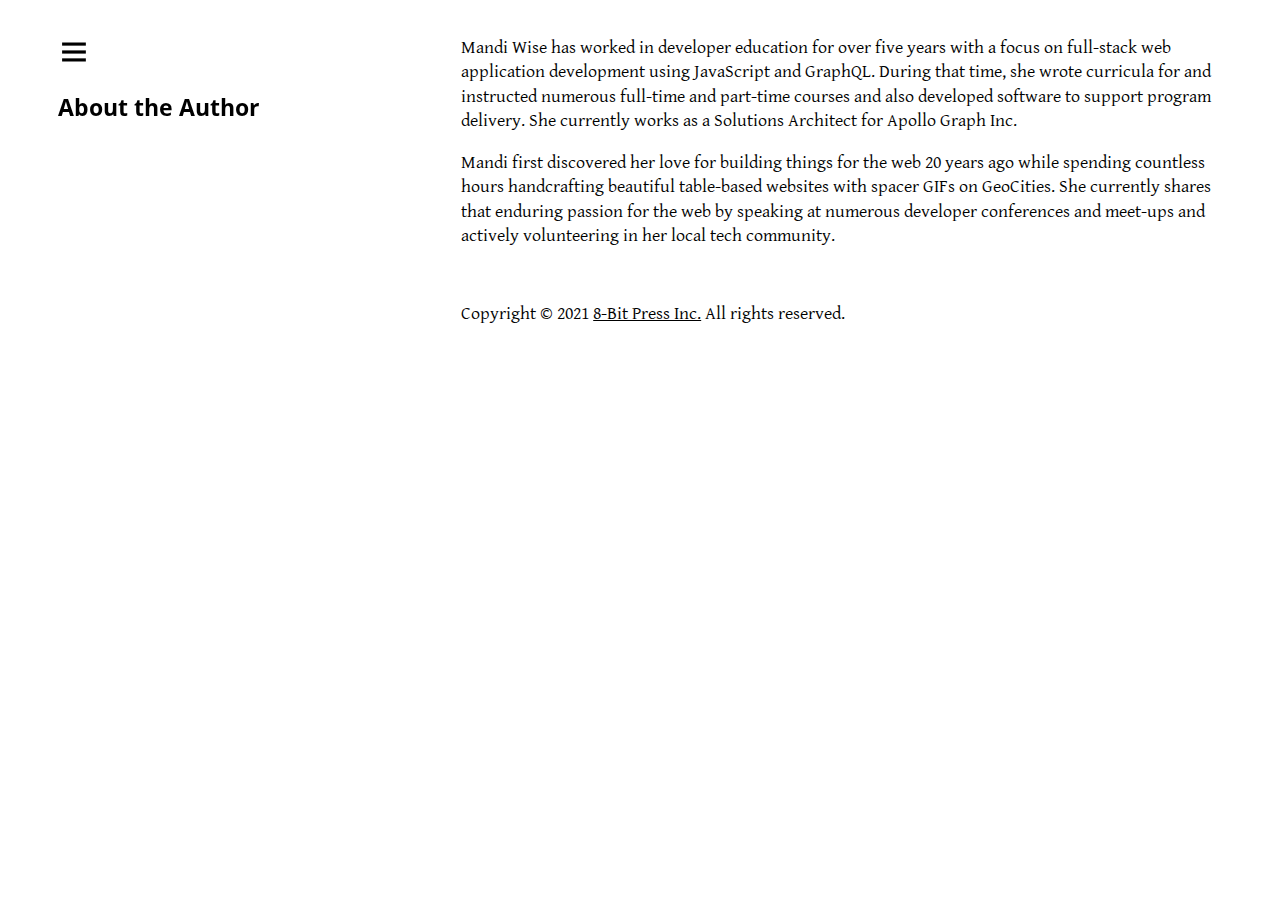
<file: get-going-with-graphql/content/about-the-author/index.html>
<!DOCTYPE html>
<html xmlns="http://www.w3.org/1999/xhtml" lang="en-US" xml:lang="en-US">
<head>
  <meta charset="utf-8" />
  <link rel="icon" href="../../images/favicon.ico" />
  <meta name="generator" content="pandoc" />
  <meta name="viewport" content="width=device-width, initial-scale=1.0, user-scalable=yes" />
  <meta name="author" content="Mandi Wise" />
  <title>Get Going with GraphQL</title>
  <style>
    code{white-space: pre-wrap;}
    span.smallcaps{font-variant: small-caps;}
    span.underline{text-decoration: underline;}
    div.column{display: inline-block; vertical-align: top; width: 50%;}
    div.hanging-indent{margin-left: 1.5em; text-indent: -1.5em;}
    ul.task-list{list-style: none;}
  </style>
  <link rel="stylesheet" href="../../css/web.min.css" />
  <!--[if lt IE 9]>
    <script src="//cdnjs.cloudflare.com/ajax/libs/html5shiv/3.7.3/html5shiv-printshiv.min.js"></script>
  <![endif]-->
</head>
<body>
<div id="masthead">
<div class="close-button-wrapper">
<button id="masthead-close" type="button"><span>Close</span></button>
</div>
<header id="title-block-header">
<h1 class="title">Get Going with GraphQL</h1>
<p class="subtitle">Learn How to Build JavaScript Applications with Apollo Server and Apollo Client</p>
<p class="author">Mandi Wise</p>
</header>
<nav class="book-nav">
<ol class="front-matter-content">
<li><a href="../preface/index.html">Preface</a></li>
</ol>
<ol class="main-matter-content">
<li><a href="../chapter-01/index.html">Up and Running with GraphQL and Apollo Server</a></li>
<li><a href="../chapter-02/index.html">More on Queries</a></li>
<li><a href="../chapter-03/index.html">Mutating Data</a></li>
<li><a href="../chapter-04/index.html">Pagination and Search Queries</a></li>
<li><a href="../chapter-05/index.html">Documentation, Custom Scalars, and Custom Directives</a></li>
<li><a href="../chapter-06/index.html">Authentication and Authorization</a></li>
<li><a href="../chapter-07/index.html">React App Set-up</a></li>
<li><a href="../chapter-08/index.html">Apollo Client with User Authentication</a></li>
<li><a href="../chapter-09/index.html">Pagination, Mutations, and the Apollo Client Cache</a></li>
<li><a href="../chapter-10/index.html">Real-time Updates with Subscriptions</a></li>
</ol>
<ol class="back-matter-content">
<li><a href="../appendix-a/index.html">Appendix A</a></li>
<li><a href="../about-the-author/index.html">About the Author</a></li>
<li><a href="../changelog/index.html">Changelog</a></li>
</ol>
<img src="../../images/8bp-logo-white.svg" class="logo" alt="8-Bit Press Inc. logo" />
</nav>
</div>
<div id="chapter">
<div class="chapter-nav">
<nav id="TOC" role="doc-toc">
<button id="masthead-open" type="button"><span>Book Navigation</span></button>
<h2 id="toc-title">Contents</h2>
<ul>
<li><a href="#about-the-author">About the Author</a></li>
</ul>
</nav>
</div>
<div class="content">
<h1 class="unnumbered" id="about-the-author">About the Author</h1>
<p>Mandi Wise has worked in developer education for over five years with a focus on full-stack web application development using JavaScript and GraphQL. During that time, she wrote curricula for and instructed numerous full-time and part-time courses and also developed software to support program delivery. She currently works as a Solutions Architect for Apollo Graph Inc.</p>
<p>Mandi first discovered her love for building things for the web 20 years ago while spending countless hours handcrafting beautiful table-based websites with spacer GIFs on GeoCities. She currently shares that enduring passion for the web by speaking at numerous developer conferences and meet-ups and actively volunteering in her local tech community.</p>
<footer>
<p class="copyright">Copyright © 2021 <a href="https://8bit.press/">8-Bit Press Inc.</a> All rights reserved.</p>
</footer>
</div>
</div>
<script>
(function () {
  "use strict";

  const chapter = document.getElementById("chapter");

  // Set width of fixed-position chapter navigation based on parent
  function setChapterNavWidth() {
    const chapterNav = document.getElementsByClassName("chapter-nav")[0];
    let { width: chapterWidth } = chapter.getBoundingClientRect();
    chapterNav.setAttribute(
      "style",
      `width: ${chapterWidth >= 960 ? chapterWidth * 0.3 + 36 + "px" : "100%"}`
    );
  }

  setChapterNavWidth();
  window.addEventListener("resize", setChapterNavWidth);

  // Open and close the book navigation in the masthead
  const openMastheadButton = document.getElementById("masthead-open");
  const closeMastheadButton = document.getElementById("masthead-close");
  const masthead = document.getElementById("masthead");

  openMastheadButton.addEventListener("click", function (event) {
    event.stopPropagation();
    masthead.style.marginLeft = "0px";
  });

  closeMastheadButton.addEventListener("click", function () {
    masthead.style.marginLeft = "-100%";
  });

  chapter.addEventListener("click", function () {
    if (masthead.style.marginLeft === "0px") {
      masthead.style.marginLeft = "-100%";
    }
  });

  // Add "Copy" button to code snippets
  // Reference: https://tomspencer.dev/blog/2018/09/14/adding-click-to-copy-buttons-to-a-hugo-powered-blog/
  if (!document.queryCommandSupported("copy")) {
    return;
  }

  function flashCopyMessage(el, msg) {
    el.textContent = msg;
    setTimeout(function () {
      el.textContent = "Copy";
    }, 1000);
  }

  function selectText(node) {
    const selection = window.getSelection();
    const range = document.createRange();
    range.selectNodeContents(node);
    selection.removeAllRanges();
    selection.addRange(range);
    return selection;
  }

  function addCopyButton(containerEl) {
    const copyBtn = document.createElement("button");
    copyBtn.className = "highlight-copy-btn";
    copyBtn.textContent = "Copy";

    var codeEl = containerEl.firstElementChild;
    copyBtn.addEventListener("click", function () {
      try {
        const selection = selectText(codeEl);
        document.execCommand("copy");
        selection.removeAllRanges();

        flashCopyMessage(copyBtn, "Copied!");
      } catch (e) {
        console && console.log(e);
        flashCopyMessage(copyBtn, "Failed :'(");
      }
    });

    containerEl.appendChild(copyBtn);
  }

  // Add copy button to code blocks
  var highlightBlocks = document.getElementsByClassName("highlight");
  Array.prototype.forEach.call(highlightBlocks, addCopyButton);
})();
</script>
</body>
</html>
</file>
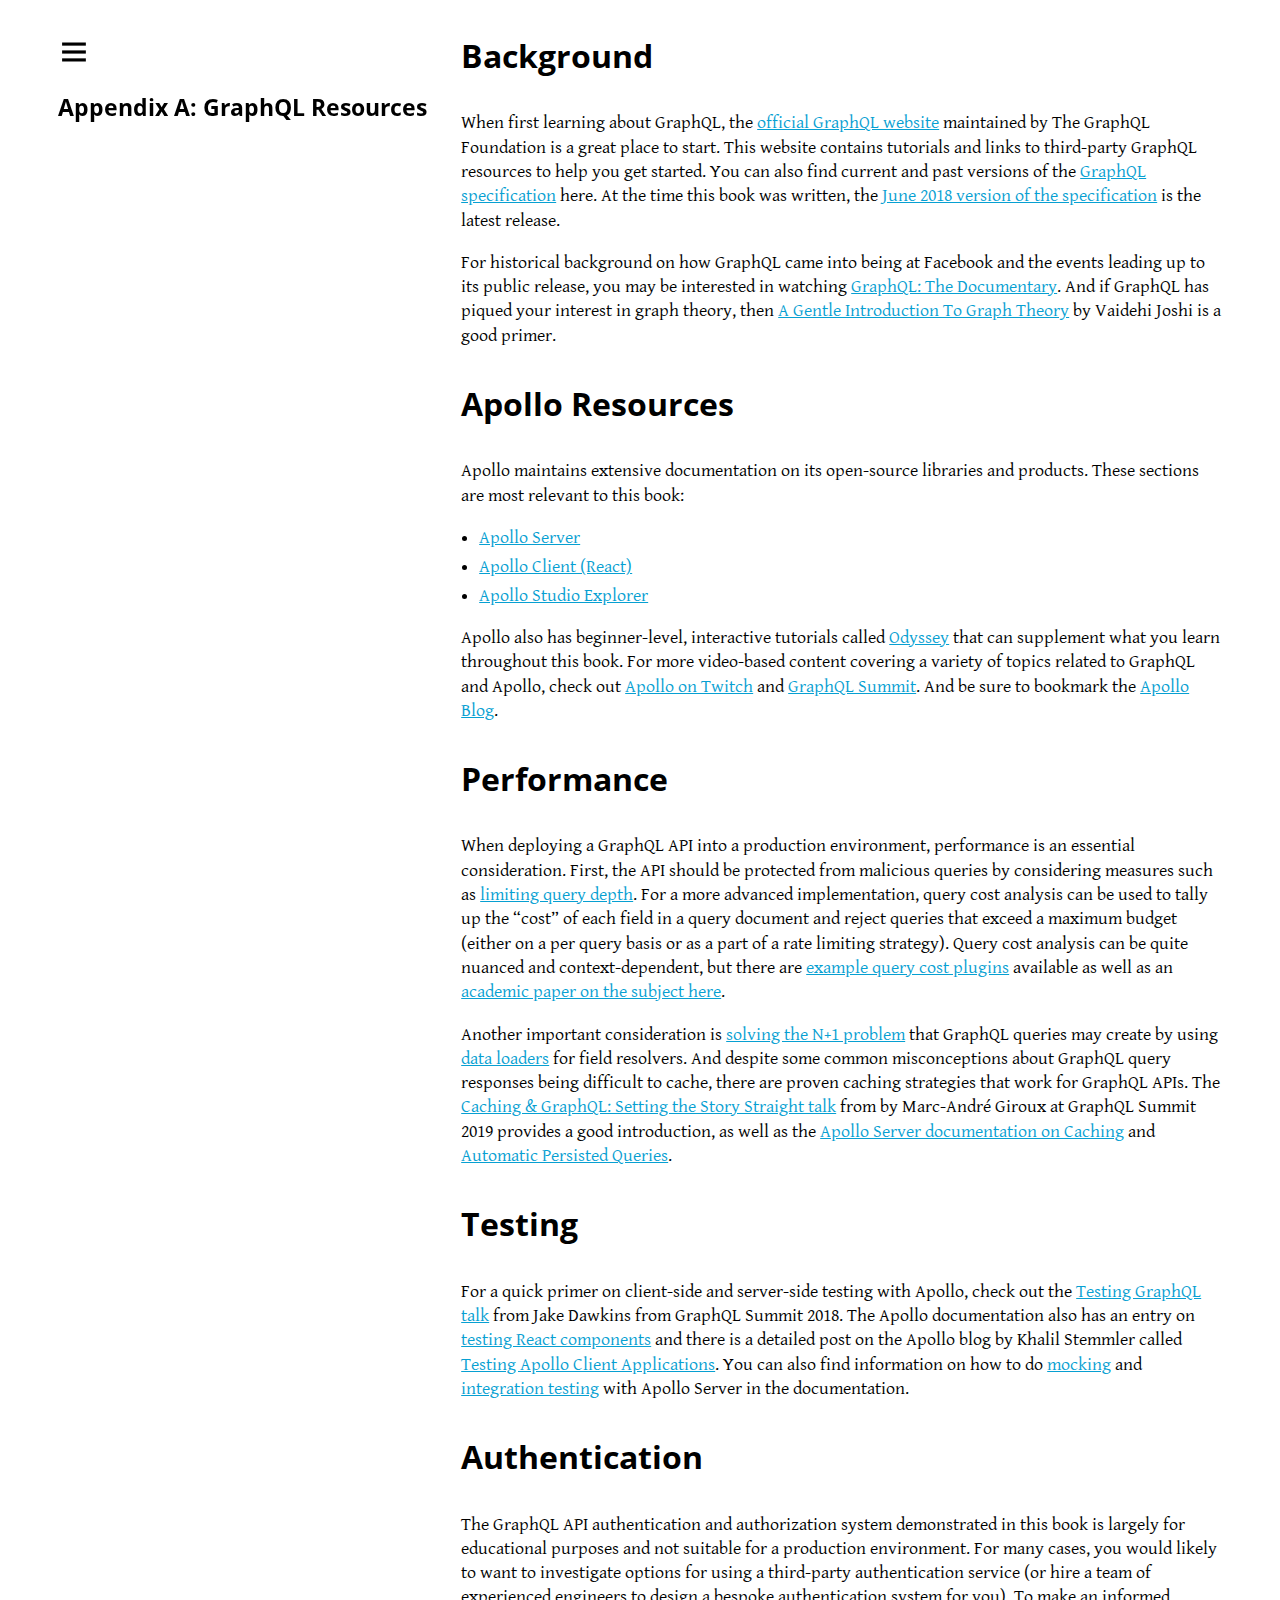
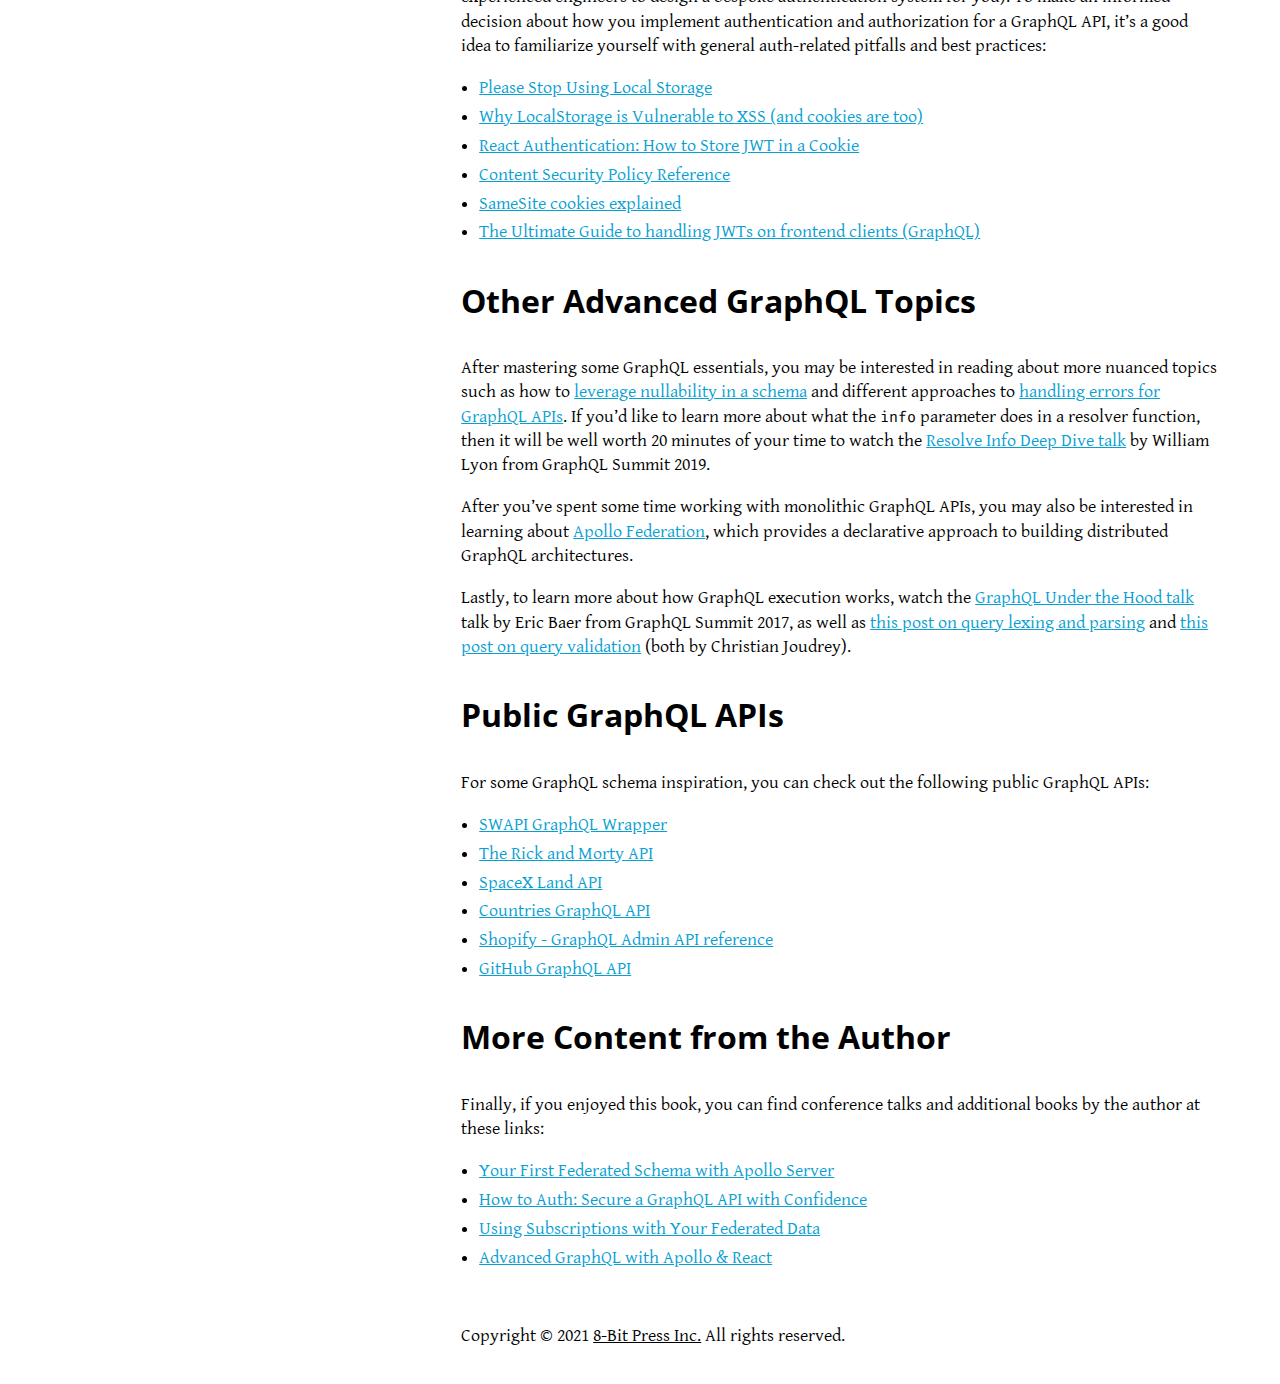
<file: get-going-with-graphql/content/appendix-a/index.html>
<!DOCTYPE html>
<html xmlns="http://www.w3.org/1999/xhtml" lang="en-US" xml:lang="en-US">
<head>
  <meta charset="utf-8" />
  <link rel="icon" href="../../images/favicon.ico" />
  <meta name="generator" content="pandoc" />
  <meta name="viewport" content="width=device-width, initial-scale=1.0, user-scalable=yes" />
  <meta name="author" content="Mandi Wise" />
  <title>Get Going with GraphQL</title>
  <style>
    code{white-space: pre-wrap;}
    span.smallcaps{font-variant: small-caps;}
    span.underline{text-decoration: underline;}
    div.column{display: inline-block; vertical-align: top; width: 50%;}
    div.hanging-indent{margin-left: 1.5em; text-indent: -1.5em;}
    ul.task-list{list-style: none;}
  </style>
  <link rel="stylesheet" href="../../css/web.min.css" />
  <!--[if lt IE 9]>
    <script src="//cdnjs.cloudflare.com/ajax/libs/html5shiv/3.7.3/html5shiv-printshiv.min.js"></script>
  <![endif]-->
</head>
<body>
<div id="masthead">
<div class="close-button-wrapper">
<button id="masthead-close" type="button"><span>Close</span></button>
</div>
<header id="title-block-header">
<h1 class="title">Get Going with GraphQL</h1>
<p class="subtitle">Learn How to Build JavaScript Applications with Apollo Server and Apollo Client</p>
<p class="author">Mandi Wise</p>
</header>
<nav class="book-nav">
<ol class="front-matter-content">
<li><a href="../preface/index.html">Preface</a></li>
</ol>
<ol class="main-matter-content">
<li><a href="../chapter-01/index.html">Up and Running with GraphQL and Apollo Server</a></li>
<li><a href="../chapter-02/index.html">More on Queries</a></li>
<li><a href="../chapter-03/index.html">Mutating Data</a></li>
<li><a href="../chapter-04/index.html">Pagination and Search Queries</a></li>
<li><a href="../chapter-05/index.html">Documentation, Custom Scalars, and Custom Directives</a></li>
<li><a href="../chapter-06/index.html">Authentication and Authorization</a></li>
<li><a href="../chapter-07/index.html">React App Set-up</a></li>
<li><a href="../chapter-08/index.html">Apollo Client with User Authentication</a></li>
<li><a href="../chapter-09/index.html">Pagination, Mutations, and the Apollo Client Cache</a></li>
<li><a href="../chapter-10/index.html">Real-time Updates with Subscriptions</a></li>
</ol>
<ol class="back-matter-content">
<li><a href="../appendix-a/index.html">Appendix A</a></li>
<li><a href="../about-the-author/index.html">About the Author</a></li>
<li><a href="../changelog/index.html">Changelog</a></li>
</ol>
<img src="../../images/8bp-logo-white.svg" class="logo" alt="8-Bit Press Inc. logo" />
</nav>
</div>
<div id="chapter">
<div class="chapter-nav">
<nav id="TOC" role="doc-toc">
<button id="masthead-open" type="button"><span>Book Navigation</span></button>
<h2 id="toc-title">Contents</h2>
<ul>
<li><a href="#appendix-a-graphql-resources">Appendix A: GraphQL Resources</a></li>
</ul>
</nav>
</div>
<div class="content">
<h1 class="unnumbered" id="appendix-a-graphql-resources">Appendix A: GraphQL Resources</h1>
<h2 class="unnumbered unlisted" id="background">Background</h2>
<p>When first learning about GraphQL, the <a href="https://graphql.org/">official GraphQL website</a> maintained by The GraphQL Foundation is a great place to start. This website contains tutorials and links to third-party GraphQL resources to help you get started. You can also find current and past versions of the <a href="https://spec.graphql.org/">GraphQL specification</a> here. At the time this book was written, the <a href="https://spec.graphql.org/June2018/">June 2018 version of the specification</a> is the latest release.</p>
<p>For historical background on how GraphQL came into being at Facebook and the events leading up to its public release, you may be interested in watching <a href="https://youtu.be/783ccP__No8">GraphQL: The Documentary</a>. And if GraphQL has piqued your interest in graph theory, then <a href="https://dev.to/vaidehijoshi/a-gentle-introduction-to-graph-theory">A Gentle Introduction To Graph Theory</a> by Vaidehi Joshi is a good primer.</p>
<h2 class="unnumbered unlisted" id="apollo-resources">Apollo Resources</h2>
<p>Apollo maintains extensive documentation on its open-source libraries and products. These sections are most relevant to this book:</p>
<ul>
<li><a href="https://www.apollographql.com/docs/apollo-server/">Apollo Server</a></li>
<li><a href="https://www.apollographql.com/docs/react/">Apollo Client (React)</a></li>
<li><a href="https://www.apollographql.com/docs/studio/explorer/">Apollo Studio Explorer</a></li>
</ul>
<p>Apollo also has beginner-level, interactive tutorials called <a href="https://odyssey.apollographql.com/">Odyssey</a> that can supplement what you learn throughout this book. For more video-based content covering a variety of topics related to GraphQL and Apollo, check out <a href="https://www.twitch.tv/apollographql">Apollo on Twitch</a> and <a href="https://summit.graphql.com/">GraphQL Summit</a>. And be sure to bookmark the <a href="https://www.apollographql.com/blog/">Apollo Blog</a>.</p>
<h2 class="unnumbered unlisted" id="performance">Performance</h2>
<p>When deploying a GraphQL API into a production environment, performance is an essential consideration. First, the API should be protected from malicious queries by considering measures such as <a href="https://github.com/stems/graphql-depth-limit">limiting query depth</a>. For a more advanced implementation, query cost analysis can be used to tally up the “cost” of each field in a query document and reject queries that exceed a maximum budget (either on a per query basis or as a part of a rate limiting strategy). Query cost analysis can be quite nuanced and context-dependent, but there are <a href="https://github.com/4Catalyzer/graphql-validation-complexity">example query cost plugins</a> available as well as an <a href="https://arxiv.org/abs/2009.05632">academic paper on the subject here</a>.</p>
<p>Another important consideration is <a href="https://shopify.engineering/solving-the-n-1-problem-for-graphql-through-batching">solving the N+1 problem</a> that GraphQL queries may create by using <a href="https://github.com/graphql/dataloader">data loaders</a> for field resolvers. And despite some common misconceptions about GraphQL query responses being difficult to cache, there are proven caching strategies that work for GraphQL APIs. The <a href="https://youtu.be/CV3puKM_G14">Caching &amp; GraphQL: Setting the Story Straight talk</a> from by Marc-André Giroux at GraphQL Summit 2019 provides a good introduction, as well as the <a href="https://www.apollographql.com/docs/apollo-server/performance/caching/">Apollo Server documentation on Caching</a> and <a href="https://www.apollographql.com/docs/apollo-server/performance/apq/">Automatic Persisted Queries</a>.</p>
<h2 class="unnumbered unlisted" id="testing">Testing</h2>
<p>For a quick primer on client-side and server-side testing with Apollo, check out the <a href="https://youtu.be/loA3FwbVt90">Testing GraphQL talk</a> from Jake Dawkins from GraphQL Summit 2018. The Apollo documentation also has an entry on <a href="https://www.apollographql.com/docs/react/development-testing/testing/">testing React components</a> and there is a detailed post on the Apollo blog by Khalil Stemmler called <a href="https://www.apollographql.com/blog/testing-apollo-client-applications/">Testing Apollo Client Applications</a>. You can also find information on how to do <a href="https://www.apollographql.com/docs/apollo-server/testing/mocking/">mocking</a> and <a href="https://www.apollographql.com/docs/apollo-server/testing/testing/">integration testing</a> with Apollo Server in the documentation.</p>
<h2 class="unnumbered unlisted" id="authentication">Authentication</h2>
<p>The GraphQL API authentication and authorization system demonstrated in this book is largely for educational purposes and not suitable for a production environment. For many cases, you would likely to want to investigate options for using a third-party authentication service (or hire a team of experienced engineers to design a bespoke authentication system for you). To make an informed decision about how you implement authentication and authorization for a GraphQL API, it’s a good idea to familiarize yourself with general auth-related pitfalls and best practices:</p>
<ul>
<li><a href="https://www.rdegges.com/2018/please-stop-using-local-storage/">Please Stop Using Local Storage</a></li>
<li><a href="https://www.youtube.com/watch?v=M6N7gEZ-IUQ">Why LocalStorage is Vulnerable to XSS (and cookies are too)</a></li>
<li><a href="https://medium.com/@ryanchenkie_40935/react-authentication-how-to-store-jwt-in-a-cookie-346519310e81">React Authentication: How to Store JWT in a Cookie</a></li>
<li><a href="https://content-security-policy.com/">Content Security Policy Reference</a></li>
<li><a href="https://web.dev/samesite-cookies-explained/">SameSite cookies explained</a></li>
<li><a href="https://hasura.io/blog/best-practices-of-using-jwt-with-graphql/">The Ultimate Guide to handling JWTs on frontend clients (GraphQL)</a></li>
</ul>
<h2 class="unnumbered unlisted" id="other-advanced-graphql-topics">Other Advanced GraphQL Topics</h2>
<p>After mastering some GraphQL essentials, you may be interested in reading about more nuanced topics such as how to <a href="https://www.apollographql.com/blog/using-nullability-in-graphql-2254f84c4ed7/">leverage nullability in a schema</a> and different approaches to <a href="https://productionreadygraphql.com/2020-08-01-guide-to-graphql-errors">handling errors for GraphQL APIs</a>. If you’d like to learn more about what the <code>info</code> parameter does in a resolver function, then it will be well worth 20 minutes of your time to watch the <a href="https://youtu.be/eqbyUK4v_jA">Resolve Info Deep Dive talk</a> by William Lyon from GraphQL Summit 2019.</p>
<p>After you’ve spent some time working with monolithic GraphQL APIs, you may also be interested in learning about <a href="https://www.apollographql.com/docs/federation/">Apollo Federation</a>, which provides a declarative approach to building distributed GraphQL architectures.</p>
<p>Lastly, to learn more about how GraphQL execution works, watch the <a href="https://youtu.be/fo6X91t3O2I">GraphQL Under the Hood talk</a> talk by Eric Baer from GraphQL Summit 2017, as well as <a href="https://medium.com/@cjoudrey/life-of-a-graphql-query-lexing-parsing-ca7c5045fad8">this post on query lexing and parsing</a> and <a href="https://medium.com/@cjoudrey/life-of-a-graphql-query-validation-18a8fb52f189">this post on query validation</a> (both by Christian Joudrey).</p>
<h2 class="unnumbered unlisted" id="public-graphql-apis">Public GraphQL APIs</h2>
<p>For some GraphQL schema inspiration, you can check out the following public GraphQL APIs:</p>
<ul>
<li><a href="https://github.com/graphql/swapi-graphql">SWAPI GraphQL Wrapper</a></li>
<li><a href="https://rickandmortyapi.com/documentation">The Rick and Morty API</a></li>
<li><a href="https://github.com/SpaceXLand/api">SpaceX Land API</a></li>
<li><a href="https://github.com/trevorblades/countries">Countries GraphQL API</a></li>
<li><a href="https://shopify.dev/docs/admin-api/graphql/reference">Shopify - GraphQL Admin API reference</a></li>
<li><a href="https://docs.github.com/en/graphql">GitHub GraphQL API</a></li>
</ul>
<h2 class="unnumbered unlisted" id="more-content-from-the-author">More Content from the Author</h2>
<p>Finally, if you enjoyed this book, you can find conference talks and additional books by the author at these links:</p>
<ul>
<li><a href="https://youtu.be/v_1bn2sHdk4">Your First Federated Schema with Apollo Server</a></li>
<li><a href="https://youtu.be/dBuU61ABEDs">How to Auth: Secure a GraphQL API with Confidence</a></li>
<li><a href="https://youtu.be/C5pSwLpjZM0">Using Subscriptions with Your Federated Data</a></li>
<li><a href="https://8bit.press/book/advanced-graphql">Advanced GraphQL with Apollo &amp; React</a></li>
</ul>
<footer>
<p class="copyright">Copyright © 2021 <a href="https://8bit.press/">8-Bit Press Inc.</a> All rights reserved.</p>
</footer>
</div>
</div>
<script>
(function () {
  "use strict";

  const chapter = document.getElementById("chapter");

  // Set width of fixed-position chapter navigation based on parent
  function setChapterNavWidth() {
    const chapterNav = document.getElementsByClassName("chapter-nav")[0];
    let { width: chapterWidth } = chapter.getBoundingClientRect();
    chapterNav.setAttribute(
      "style",
      `width: ${chapterWidth >= 960 ? chapterWidth * 0.3 + 36 + "px" : "100%"}`
    );
  }

  setChapterNavWidth();
  window.addEventListener("resize", setChapterNavWidth);

  // Open and close the book navigation in the masthead
  const openMastheadButton = document.getElementById("masthead-open");
  const closeMastheadButton = document.getElementById("masthead-close");
  const masthead = document.getElementById("masthead");

  openMastheadButton.addEventListener("click", function (event) {
    event.stopPropagation();
    masthead.style.marginLeft = "0px";
  });

  closeMastheadButton.addEventListener("click", function () {
    masthead.style.marginLeft = "-100%";
  });

  chapter.addEventListener("click", function () {
    if (masthead.style.marginLeft === "0px") {
      masthead.style.marginLeft = "-100%";
    }
  });

  // Add "Copy" button to code snippets
  // Reference: https://tomspencer.dev/blog/2018/09/14/adding-click-to-copy-buttons-to-a-hugo-powered-blog/
  if (!document.queryCommandSupported("copy")) {
    return;
  }

  function flashCopyMessage(el, msg) {
    el.textContent = msg;
    setTimeout(function () {
      el.textContent = "Copy";
    }, 1000);
  }

  function selectText(node) {
    const selection = window.getSelection();
    const range = document.createRange();
    range.selectNodeContents(node);
    selection.removeAllRanges();
    selection.addRange(range);
    return selection;
  }

  function addCopyButton(containerEl) {
    const copyBtn = document.createElement("button");
    copyBtn.className = "highlight-copy-btn";
    copyBtn.textContent = "Copy";

    var codeEl = containerEl.firstElementChild;
    copyBtn.addEventListener("click", function () {
      try {
        const selection = selectText(codeEl);
        document.execCommand("copy");
        selection.removeAllRanges();

        flashCopyMessage(copyBtn, "Copied!");
      } catch (e) {
        console && console.log(e);
        flashCopyMessage(copyBtn, "Failed :'(");
      }
    });

    containerEl.appendChild(copyBtn);
  }

  // Add copy button to code blocks
  var highlightBlocks = document.getElementsByClassName("highlight");
  Array.prototype.forEach.call(highlightBlocks, addCopyButton);
})();
</script>
</body>
</html>
</file>
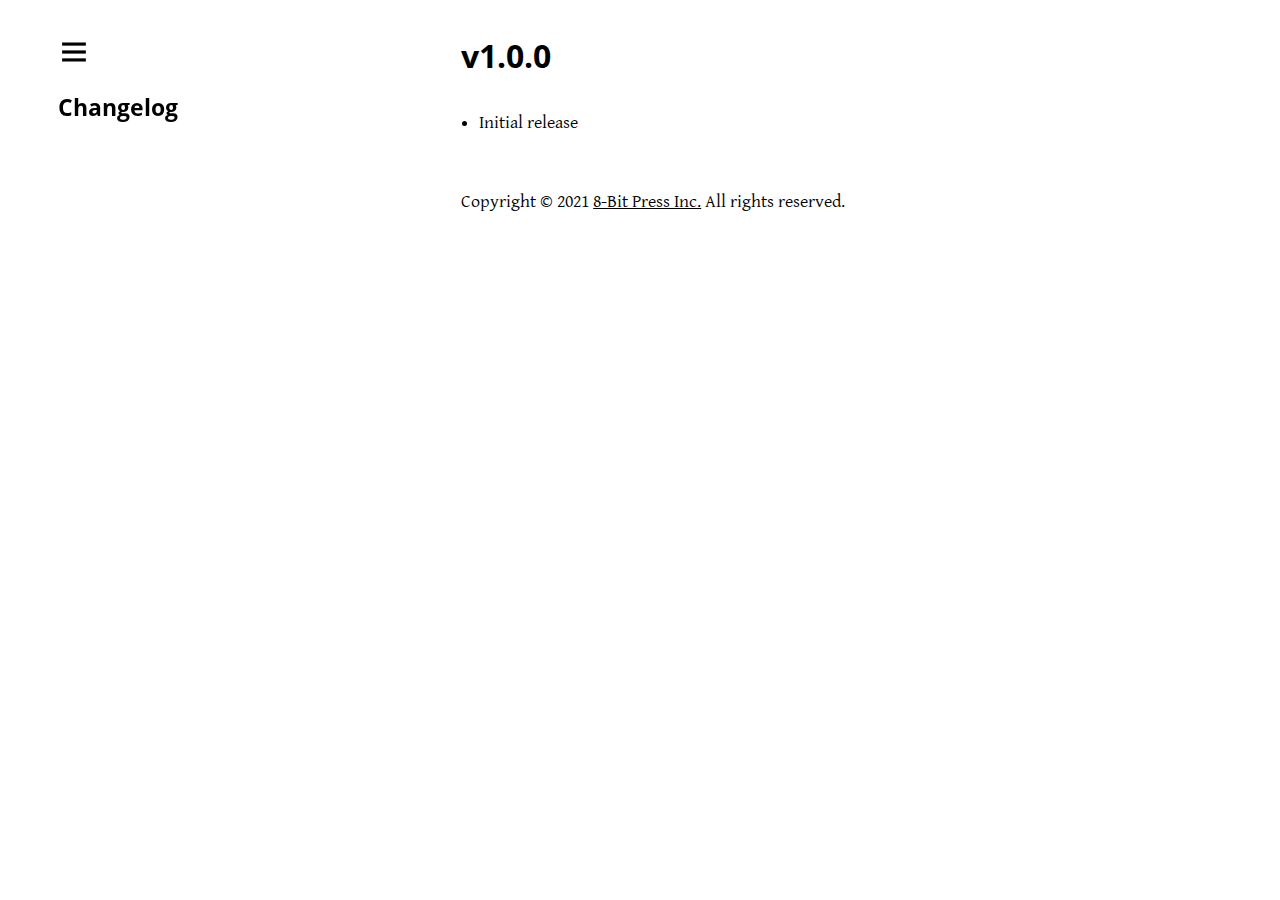
<file: get-going-with-graphql/content/changelog/index.html>
<!DOCTYPE html>
<html xmlns="http://www.w3.org/1999/xhtml" lang="en-US" xml:lang="en-US">
<head>
  <meta charset="utf-8" />
  <link rel="icon" href="../../images/favicon.ico" />
  <meta name="generator" content="pandoc" />
  <meta name="viewport" content="width=device-width, initial-scale=1.0, user-scalable=yes" />
  <meta name="author" content="Mandi Wise" />
  <title>Get Going with GraphQL</title>
  <style>
    code{white-space: pre-wrap;}
    span.smallcaps{font-variant: small-caps;}
    span.underline{text-decoration: underline;}
    div.column{display: inline-block; vertical-align: top; width: 50%;}
    div.hanging-indent{margin-left: 1.5em; text-indent: -1.5em;}
    ul.task-list{list-style: none;}
  </style>
  <link rel="stylesheet" href="../../css/web.min.css" />
  <!--[if lt IE 9]>
    <script src="//cdnjs.cloudflare.com/ajax/libs/html5shiv/3.7.3/html5shiv-printshiv.min.js"></script>
  <![endif]-->
</head>
<body>
<div id="masthead">
<div class="close-button-wrapper">
<button id="masthead-close" type="button"><span>Close</span></button>
</div>
<header id="title-block-header">
<h1 class="title">Get Going with GraphQL</h1>
<p class="subtitle">Learn How to Build JavaScript Applications with Apollo Server and Apollo Client</p>
<p class="author">Mandi Wise</p>
</header>
<nav class="book-nav">
<ol class="front-matter-content">
<li><a href="../preface/index.html">Preface</a></li>
</ol>
<ol class="main-matter-content">
<li><a href="../chapter-01/index.html">Up and Running with GraphQL and Apollo Server</a></li>
<li><a href="../chapter-02/index.html">More on Queries</a></li>
<li><a href="../chapter-03/index.html">Mutating Data</a></li>
<li><a href="../chapter-04/index.html">Pagination and Search Queries</a></li>
<li><a href="../chapter-05/index.html">Documentation, Custom Scalars, and Custom Directives</a></li>
<li><a href="../chapter-06/index.html">Authentication and Authorization</a></li>
<li><a href="../chapter-07/index.html">React App Set-up</a></li>
<li><a href="../chapter-08/index.html">Apollo Client with User Authentication</a></li>
<li><a href="../chapter-09/index.html">Pagination, Mutations, and the Apollo Client Cache</a></li>
<li><a href="../chapter-10/index.html">Real-time Updates with Subscriptions</a></li>
</ol>
<ol class="back-matter-content">
<li><a href="../appendix-a/index.html">Appendix A</a></li>
<li><a href="../about-the-author/index.html">About the Author</a></li>
<li><a href="../changelog/index.html">Changelog</a></li>
</ol>
<img src="../../images/8bp-logo-white.svg" class="logo" alt="8-Bit Press Inc. logo" />
</nav>
</div>
<div id="chapter">
<div class="chapter-nav">
<nav id="TOC" role="doc-toc">
<button id="masthead-open" type="button"><span>Book Navigation</span></button>
<h2 id="toc-title">Contents</h2>
<ul>
<li><a href="#changelog">Changelog</a></li>
</ul>
</nav>
</div>
<div class="content">
<h1 class="unnumbered" id="changelog">Changelog</h1>
<h2 class="unnumbered unlisted" id="v1.0.0">v1.0.0</h2>
<ul>
<li>Initial release</li>
</ul>
<footer>
<p class="copyright">Copyright © 2021 <a href="https://8bit.press/">8-Bit Press Inc.</a> All rights reserved.</p>
</footer>
</div>
</div>
<script>
(function () {
  "use strict";

  const chapter = document.getElementById("chapter");

  // Set width of fixed-position chapter navigation based on parent
  function setChapterNavWidth() {
    const chapterNav = document.getElementsByClassName("chapter-nav")[0];
    let { width: chapterWidth } = chapter.getBoundingClientRect();
    chapterNav.setAttribute(
      "style",
      `width: ${chapterWidth >= 960 ? chapterWidth * 0.3 + 36 + "px" : "100%"}`
    );
  }

  setChapterNavWidth();
  window.addEventListener("resize", setChapterNavWidth);

  // Open and close the book navigation in the masthead
  const openMastheadButton = document.getElementById("masthead-open");
  const closeMastheadButton = document.getElementById("masthead-close");
  const masthead = document.getElementById("masthead");

  openMastheadButton.addEventListener("click", function (event) {
    event.stopPropagation();
    masthead.style.marginLeft = "0px";
  });

  closeMastheadButton.addEventListener("click", function () {
    masthead.style.marginLeft = "-100%";
  });

  chapter.addEventListener("click", function () {
    if (masthead.style.marginLeft === "0px") {
      masthead.style.marginLeft = "-100%";
    }
  });

  // Add "Copy" button to code snippets
  // Reference: https://tomspencer.dev/blog/2018/09/14/adding-click-to-copy-buttons-to-a-hugo-powered-blog/
  if (!document.queryCommandSupported("copy")) {
    return;
  }

  function flashCopyMessage(el, msg) {
    el.textContent = msg;
    setTimeout(function () {
      el.textContent = "Copy";
    }, 1000);
  }

  function selectText(node) {
    const selection = window.getSelection();
    const range = document.createRange();
    range.selectNodeContents(node);
    selection.removeAllRanges();
    selection.addRange(range);
    return selection;
  }

  function addCopyButton(containerEl) {
    const copyBtn = document.createElement("button");
    copyBtn.className = "highlight-copy-btn";
    copyBtn.textContent = "Copy";

    var codeEl = containerEl.firstElementChild;
    copyBtn.addEventListener("click", function () {
      try {
        const selection = selectText(codeEl);
        document.execCommand("copy");
        selection.removeAllRanges();

        flashCopyMessage(copyBtn, "Copied!");
      } catch (e) {
        console && console.log(e);
        flashCopyMessage(copyBtn, "Failed :'(");
      }
    });

    containerEl.appendChild(copyBtn);
  }

  // Add copy button to code blocks
  var highlightBlocks = document.getElementsByClassName("highlight");
  Array.prototype.forEach.call(highlightBlocks, addCopyButton);
})();
</script>
</body>
</html>
</file>
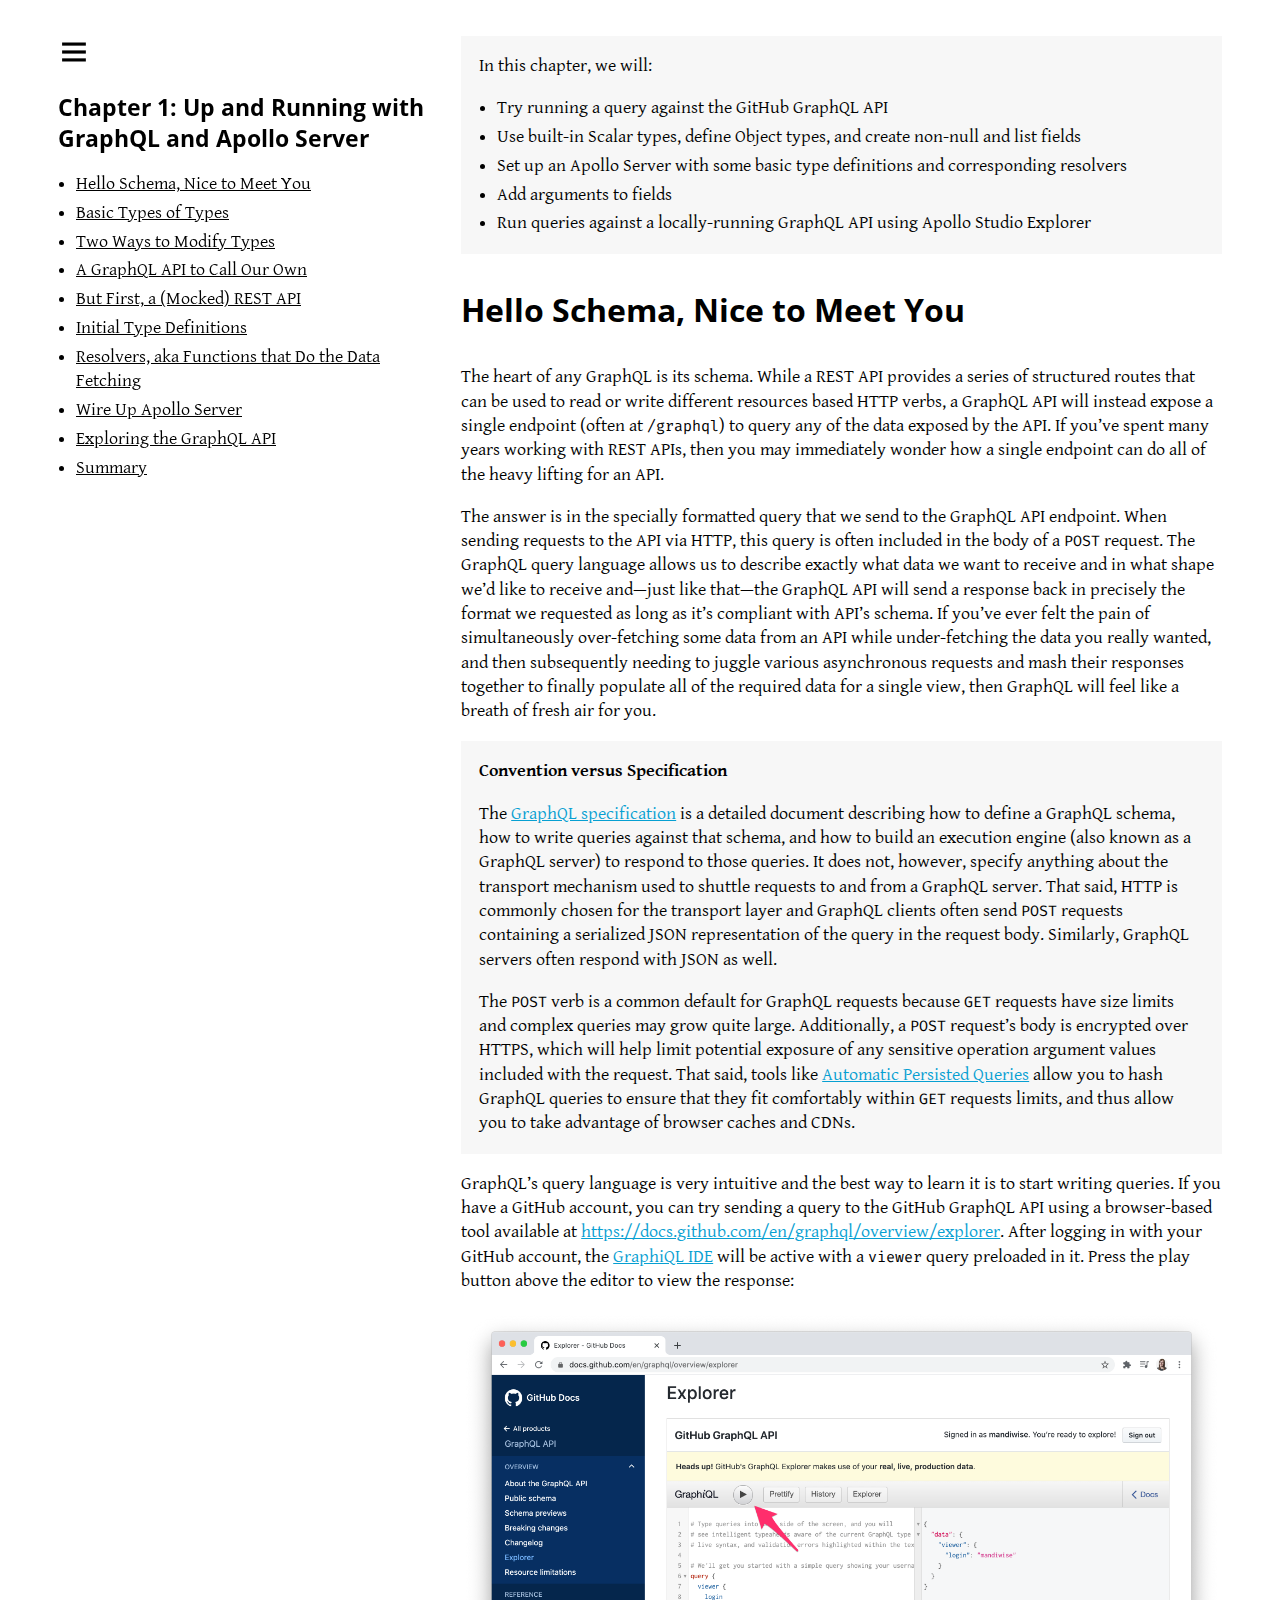
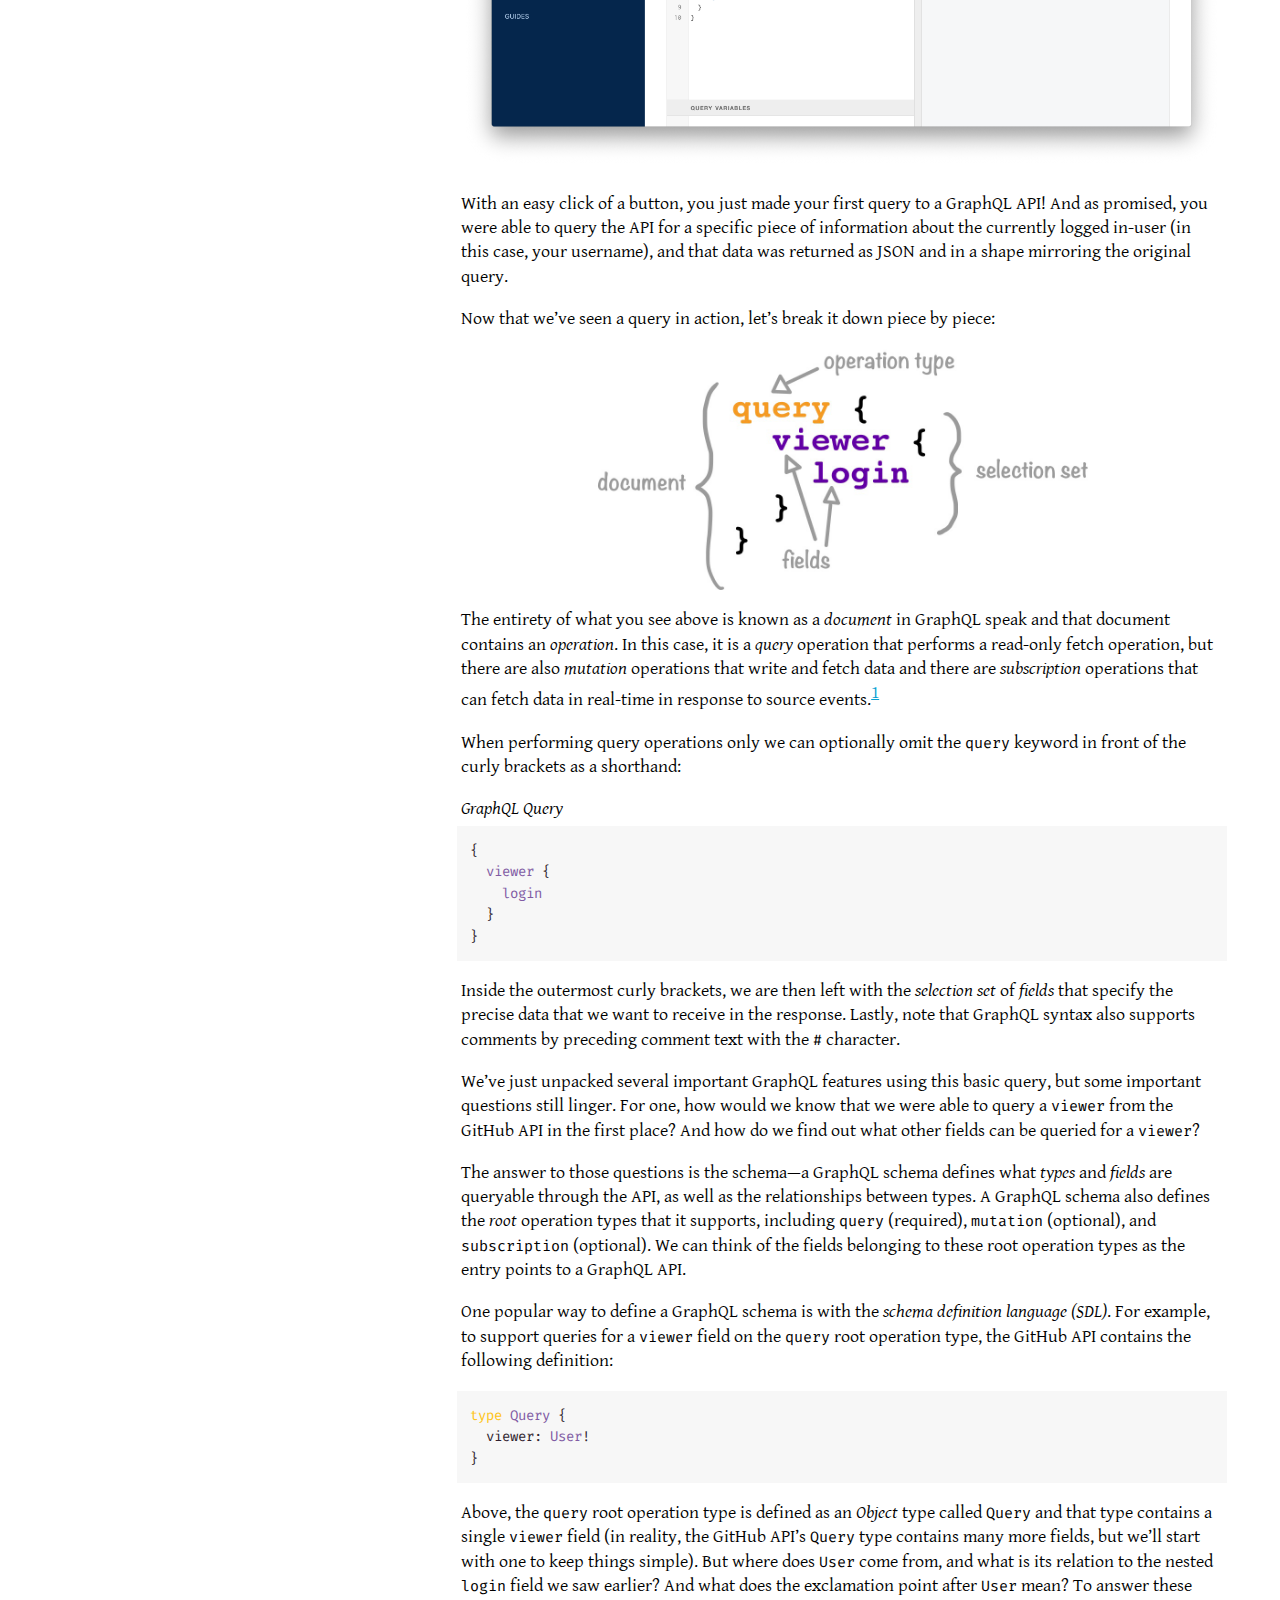
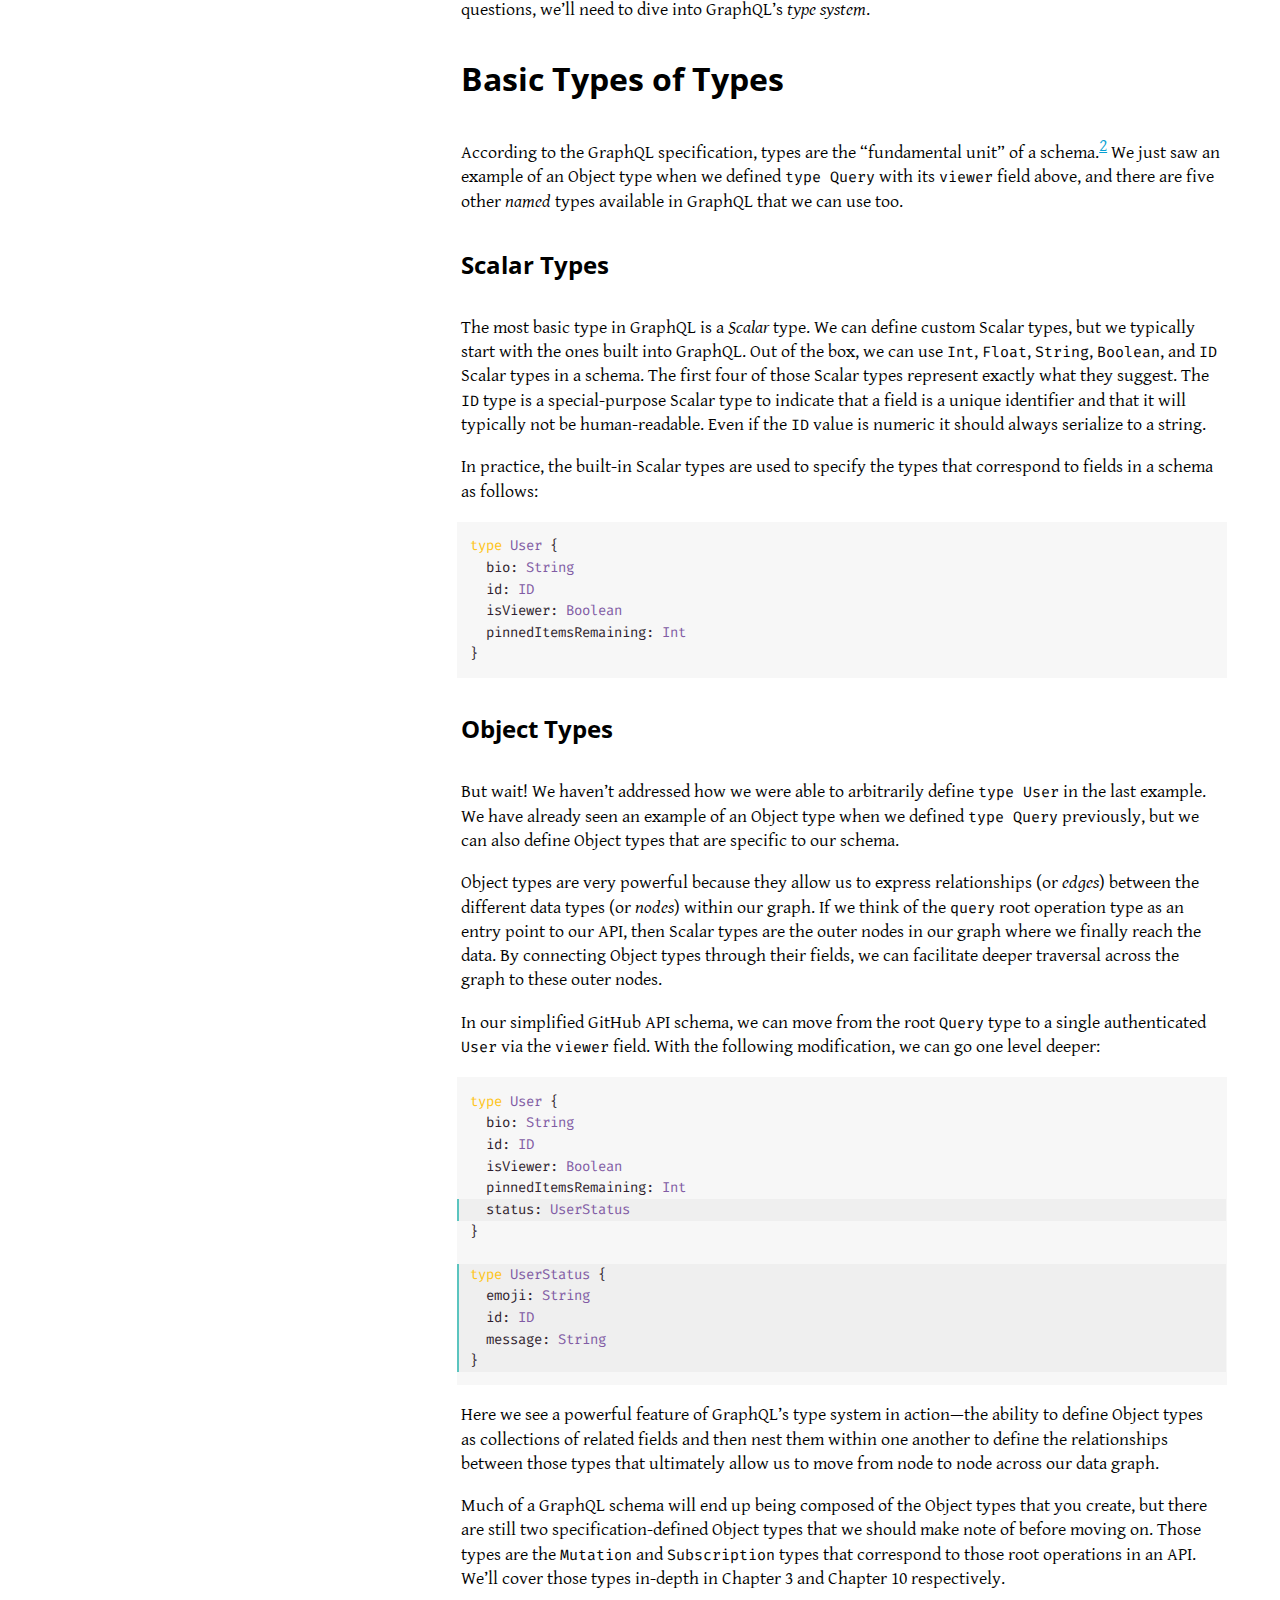
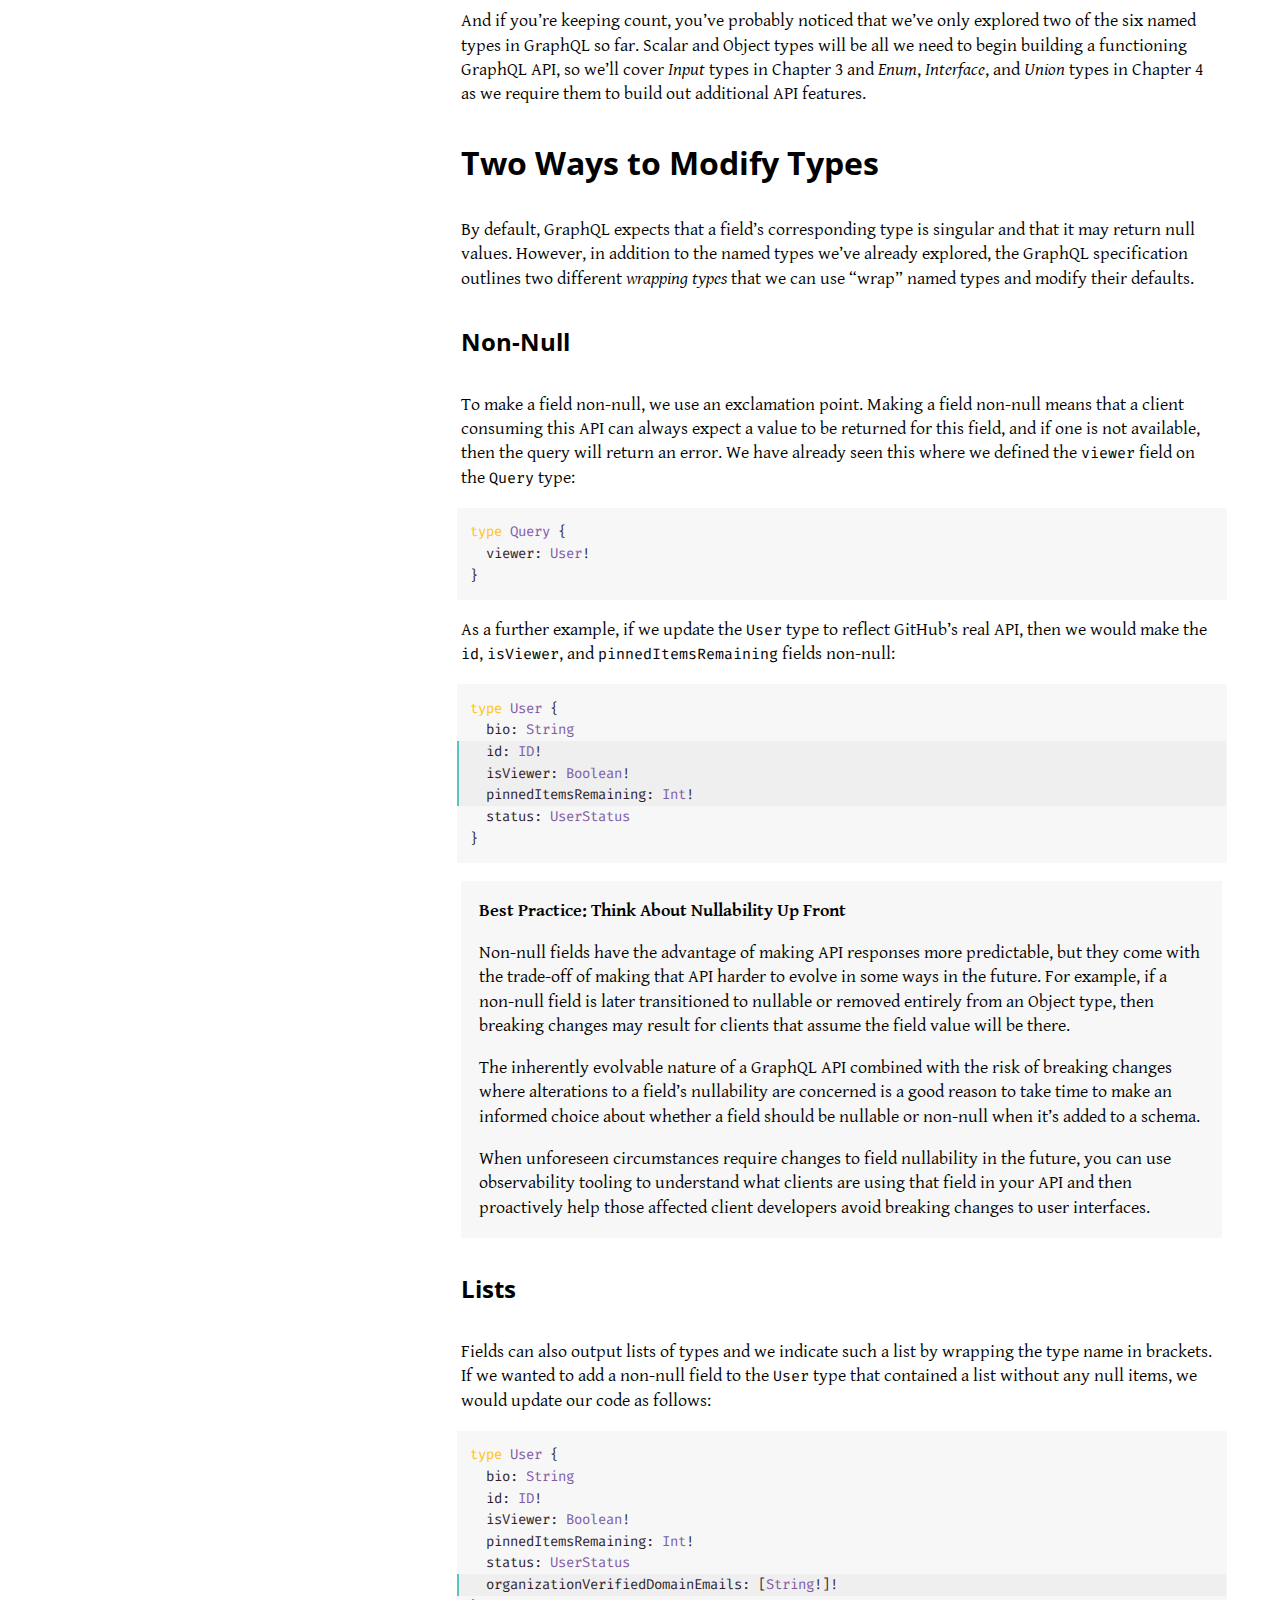
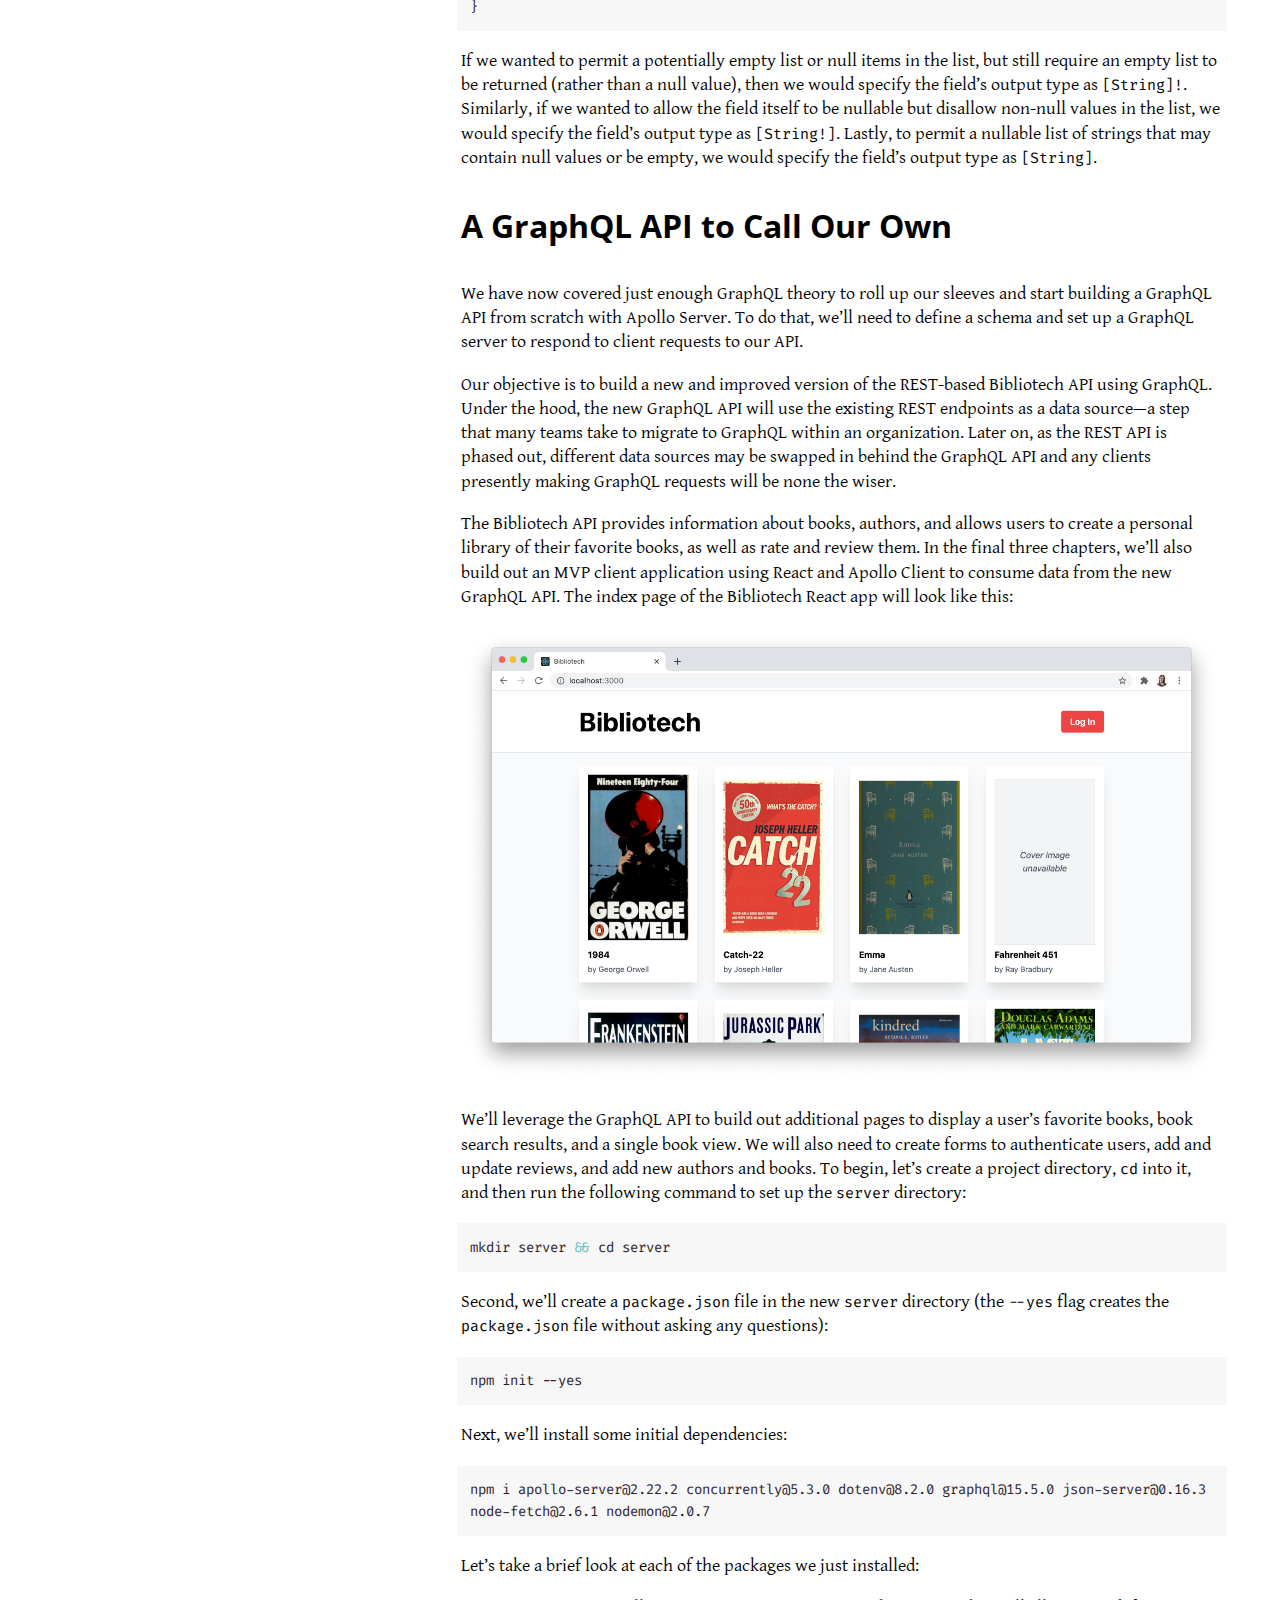
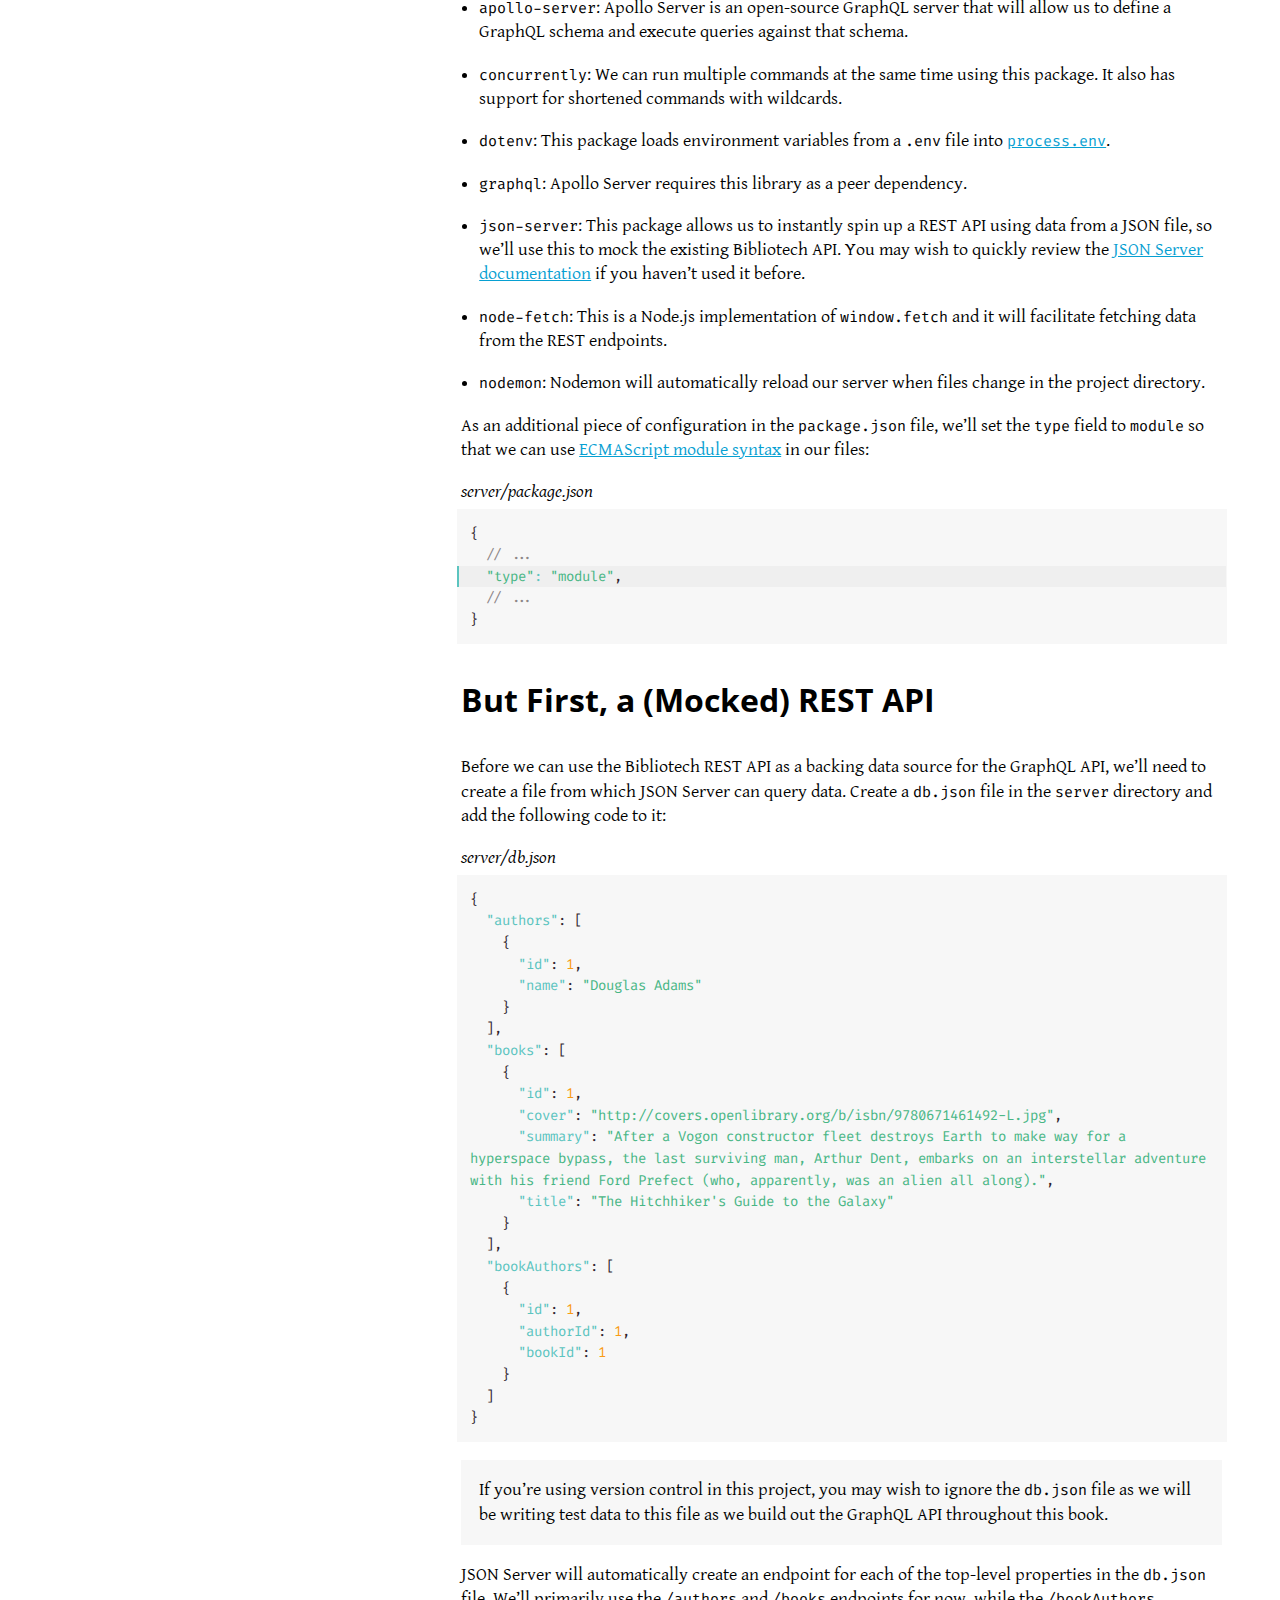
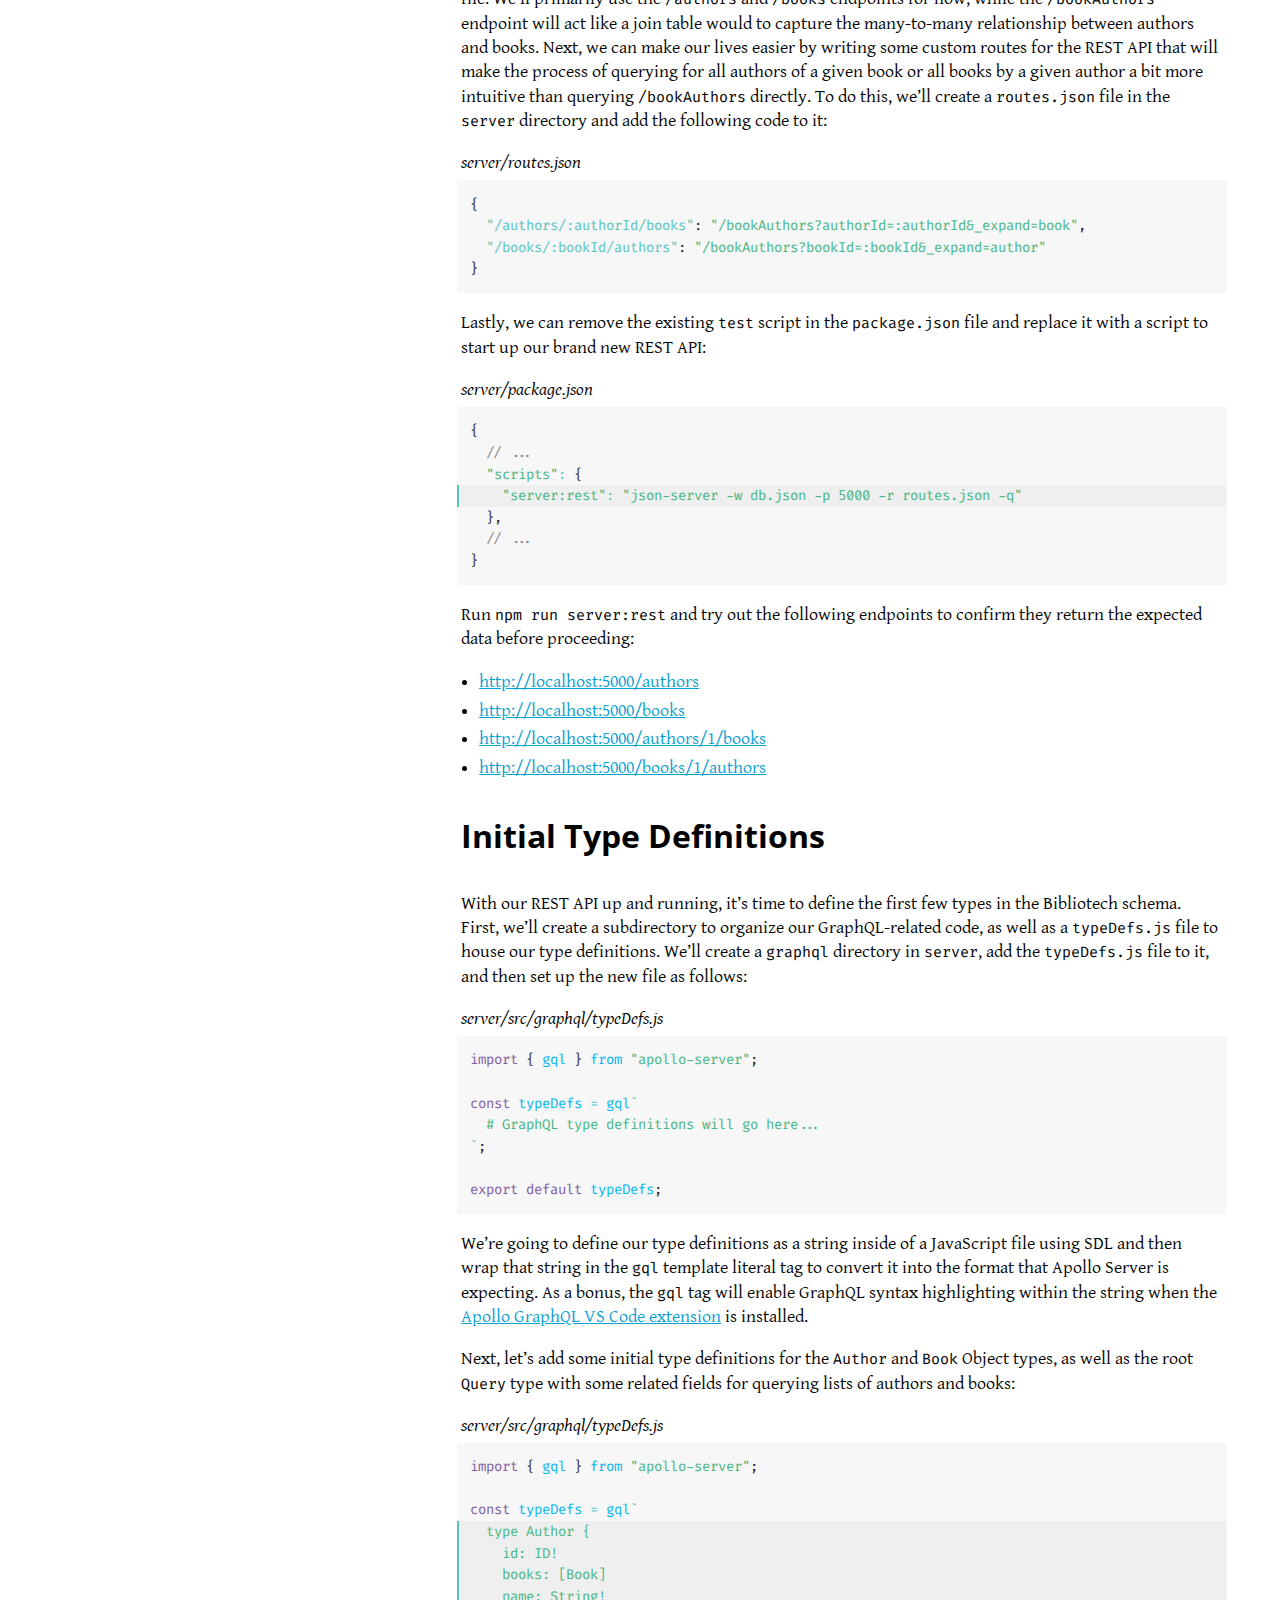
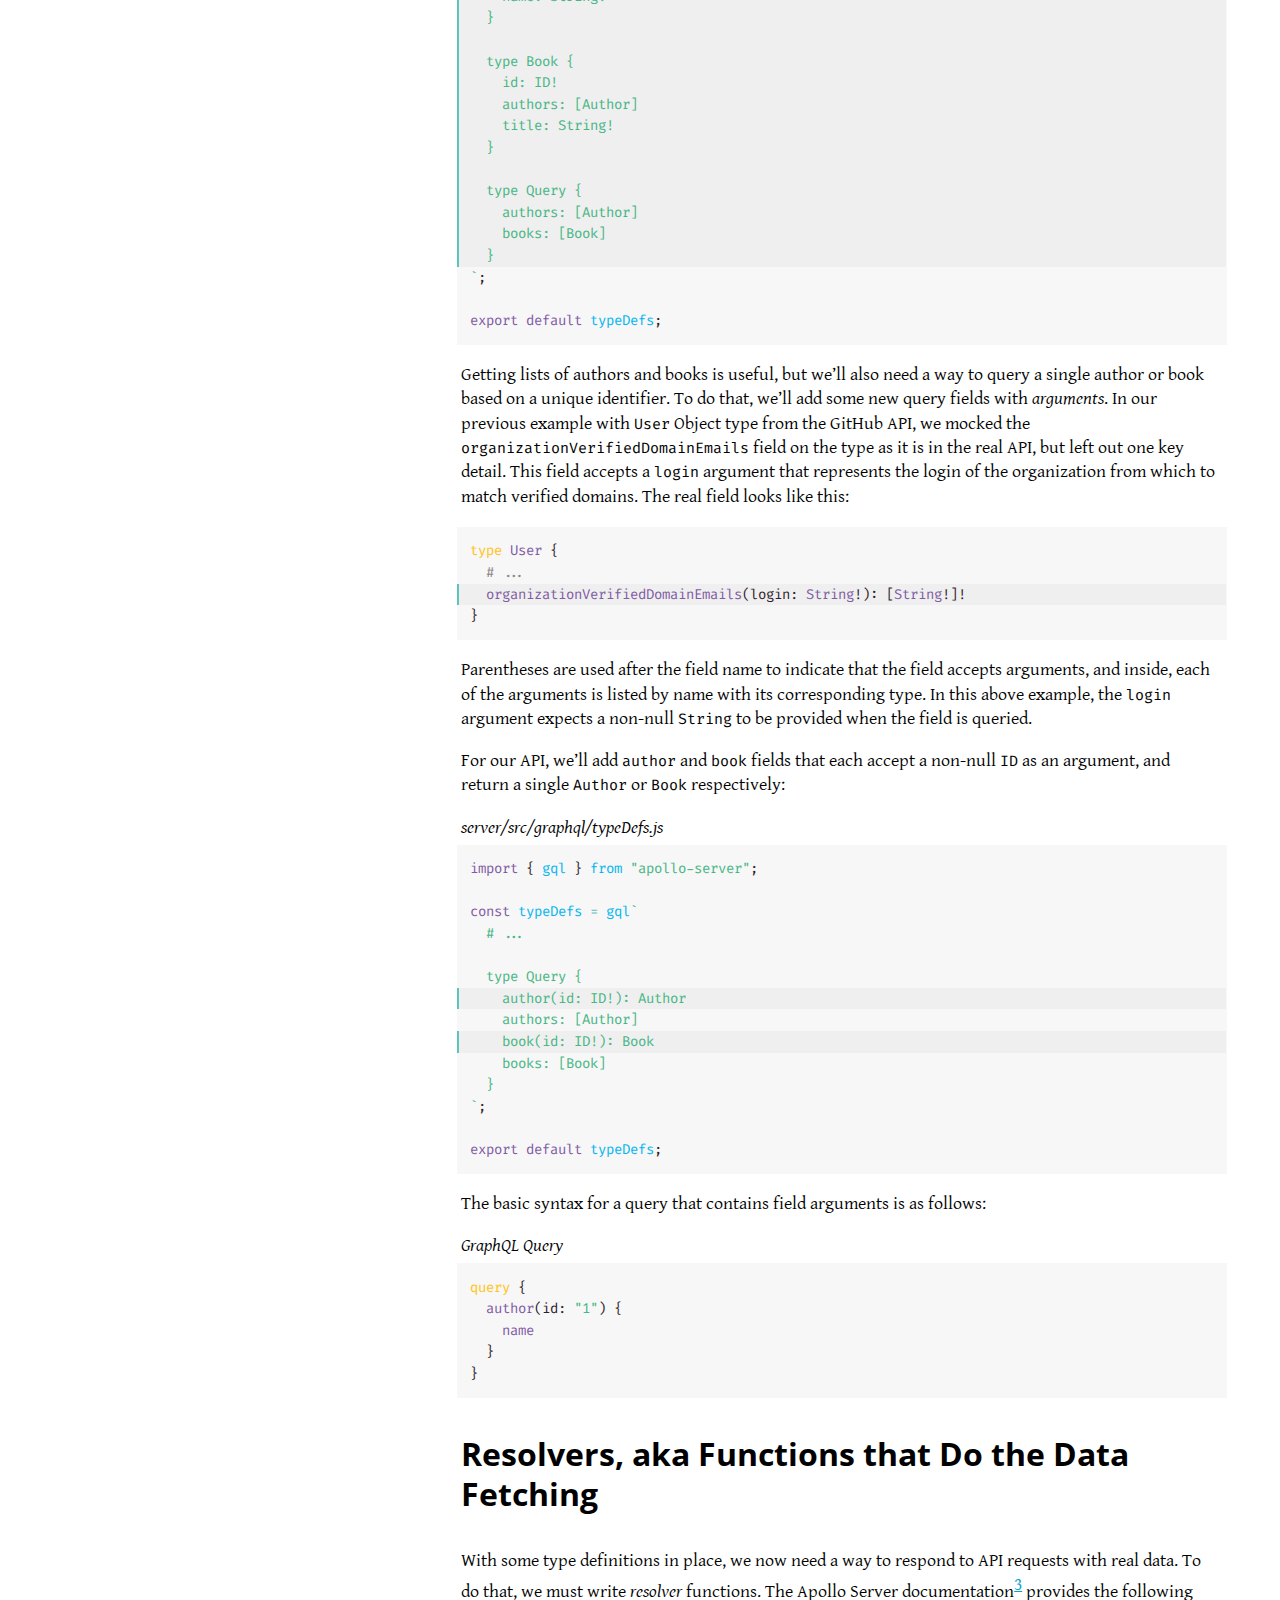
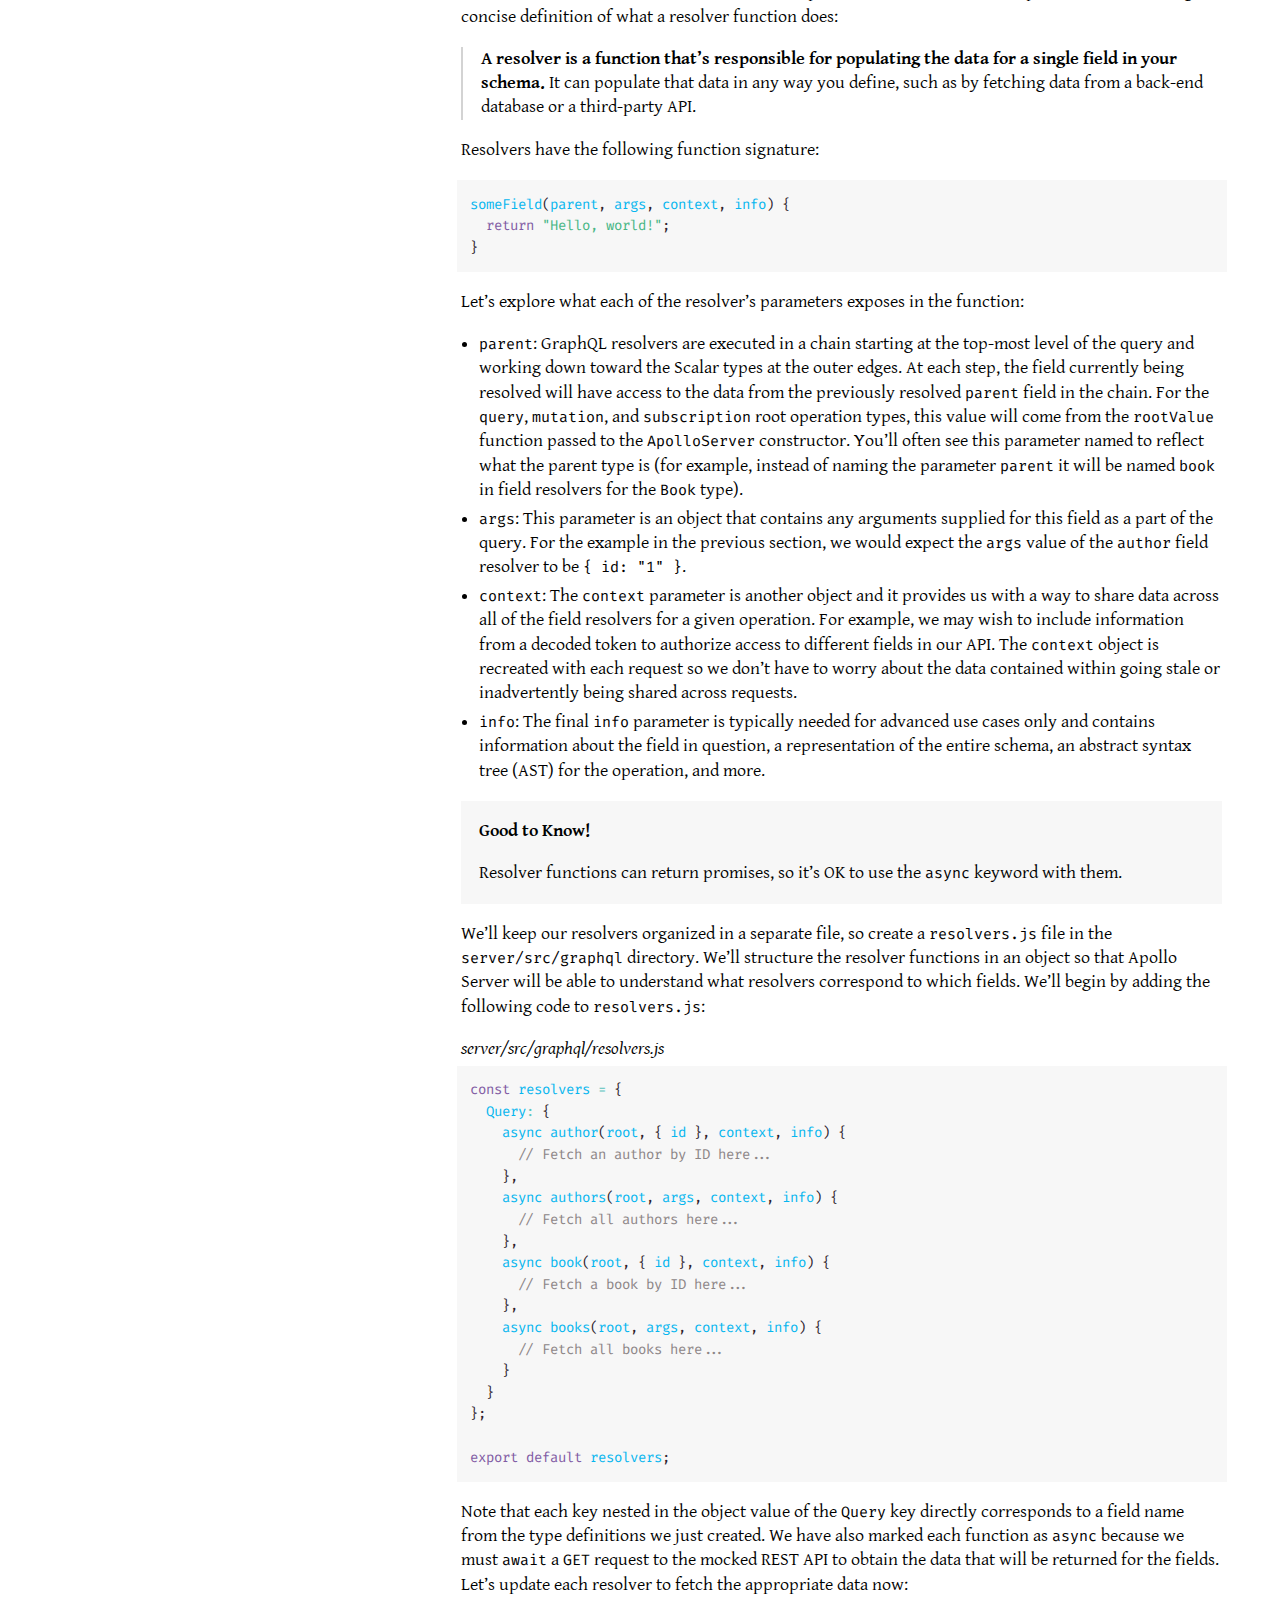
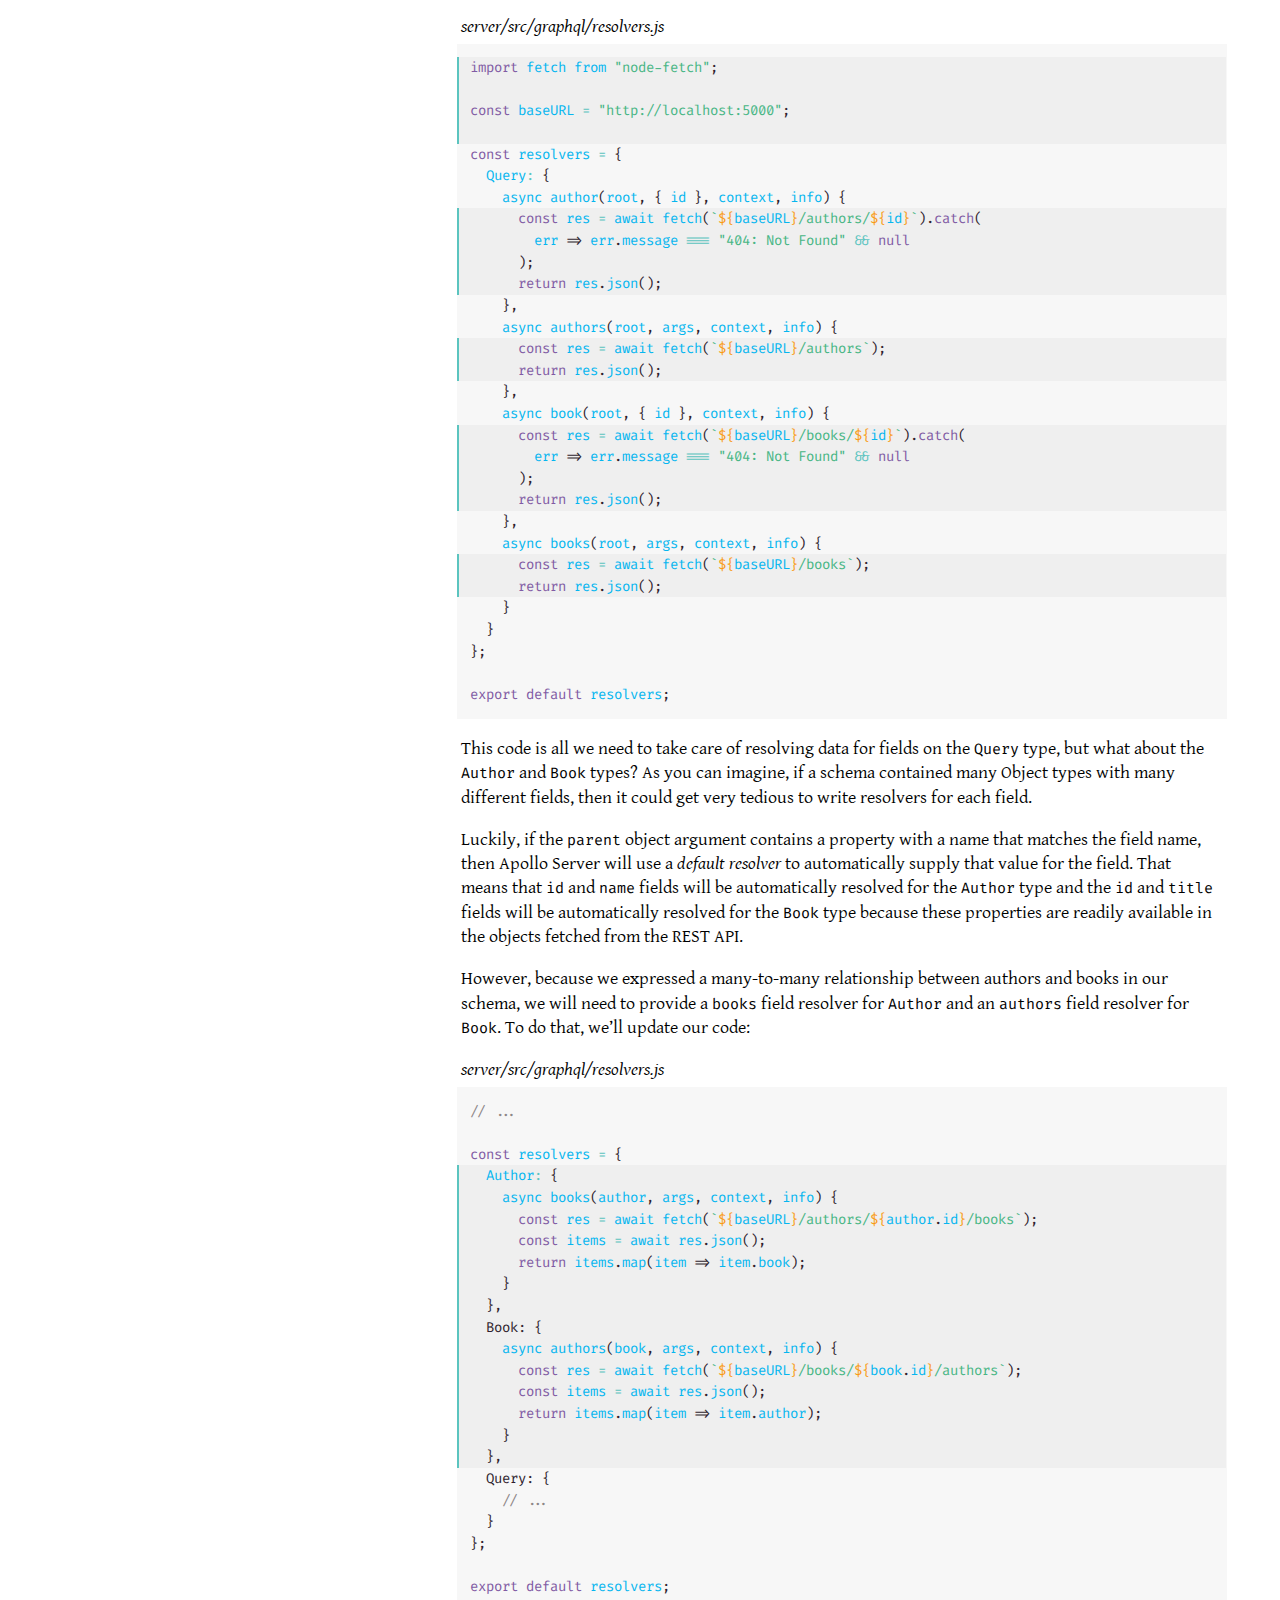
<file: get-going-with-graphql/content/chapter-01/index.html>
<!DOCTYPE html>
<html xmlns="http://www.w3.org/1999/xhtml" lang="en-US" xml:lang="en-US">
<head>
  <meta charset="utf-8" />
  <link rel="icon" href="../../images/favicon.ico" />
  <meta name="generator" content="pandoc" />
  <meta name="viewport" content="width=device-width, initial-scale=1.0, user-scalable=yes" />
  <meta name="author" content="Mandi Wise" />
  <title>Get Going with GraphQL</title>
  <style>
    code{white-space: pre-wrap;}
    span.smallcaps{font-variant: small-caps;}
    span.underline{text-decoration: underline;}
    div.column{display: inline-block; vertical-align: top; width: 50%;}
    div.hanging-indent{margin-left: 1.5em; text-indent: -1.5em;}
    ul.task-list{list-style: none;}
  </style>
  <link rel="stylesheet" href="../../css/web.min.css" />
  <!--[if lt IE 9]>
    <script src="//cdnjs.cloudflare.com/ajax/libs/html5shiv/3.7.3/html5shiv-printshiv.min.js"></script>
  <![endif]-->
</head>
<body>
<div id="masthead">
<div class="close-button-wrapper">
<button id="masthead-close" type="button"><span>Close</span></button>
</div>
<header id="title-block-header">
<h1 class="title">Get Going with GraphQL</h1>
<p class="subtitle">Learn How to Build JavaScript Applications with Apollo Server and Apollo Client</p>
<p class="author">Mandi Wise</p>
</header>
<nav class="book-nav">
<ol class="front-matter-content">
<li><a href="../preface/index.html">Preface</a></li>
</ol>
<ol class="main-matter-content">
<li><a href="../chapter-01/index.html">Up and Running with GraphQL and Apollo Server</a></li>
<li><a href="../chapter-02/index.html">More on Queries</a></li>
<li><a href="../chapter-03/index.html">Mutating Data</a></li>
<li><a href="../chapter-04/index.html">Pagination and Search Queries</a></li>
<li><a href="../chapter-05/index.html">Documentation, Custom Scalars, and Custom Directives</a></li>
<li><a href="../chapter-06/index.html">Authentication and Authorization</a></li>
<li><a href="../chapter-07/index.html">React App Set-up</a></li>
<li><a href="../chapter-08/index.html">Apollo Client with User Authentication</a></li>
<li><a href="../chapter-09/index.html">Pagination, Mutations, and the Apollo Client Cache</a></li>
<li><a href="../chapter-10/index.html">Real-time Updates with Subscriptions</a></li>
</ol>
<ol class="back-matter-content">
<li><a href="../appendix-a/index.html">Appendix A</a></li>
<li><a href="../about-the-author/index.html">About the Author</a></li>
<li><a href="../changelog/index.html">Changelog</a></li>
</ol>
<img src="../../images/8bp-logo-white.svg" class="logo" alt="8-Bit Press Inc. logo" />
</nav>
</div>
<div id="chapter">
<div class="chapter-nav">
<nav id="TOC" role="doc-toc">
<button id="masthead-open" type="button"><span>Book Navigation</span></button>
<h2 id="toc-title">Contents</h2>
<ul>
<li><a href="#up-and-running-with-graphql-and-apollo-server">Chapter 1: Up and Running with GraphQL and Apollo Server</a>
<ul>
<li><a href="#hello-schema-nice-to-meet-you">Hello Schema, Nice to Meet You</a></li>
<li><a href="#basic-types-of-types">Basic Types of Types</a></li>
<li><a href="#two-ways-to-modify-types">Two Ways to Modify Types</a></li>
<li><a href="#a-graphql-api-to-call-our-own">A GraphQL API to Call Our Own</a></li>
<li><a href="#but-first-a-mocked-rest-api">But First, a (Mocked) REST API</a></li>
<li><a href="#initial-type-definitions">Initial Type Definitions</a></li>
<li><a href="#resolvers-aka-functions-that-do-the-data-fetching">Resolvers, aka Functions that Do the Data Fetching</a></li>
<li><a href="#wire-up-apollo-server">Wire Up Apollo Server</a></li>
<li><a href="#exploring-the-graphql-api">Exploring the GraphQL API</a></li>
<li><a href="#summary">Summary</a></li>
</ul></li>
</ul>
</nav>
</div>
<div class="content">
<h1 id="up-and-running-with-graphql-and-apollo-server">Chapter 1: Up and Running with GraphQL and Apollo Server</h1>
<div class="boxout">
<p>In this chapter, we will:</p>
<ul>
<li>Try running a query against the GitHub GraphQL API</li>
<li>Use built-in Scalar types, define Object types, and create non-null and list fields</li>
<li>Set up an Apollo Server with some basic type definitions and corresponding resolvers</li>
<li>Add arguments to fields</li>
<li>Run queries against a locally-running GraphQL API using Apollo Studio Explorer</li>
</ul>
</div>
<h2 id="hello-schema-nice-to-meet-you">Hello Schema, Nice to Meet You</h2>
<p>The heart of any GraphQL is its schema. While a REST API provides a series of structured routes that can be used to read or write different resources based HTTP verbs, a GraphQL API will instead expose a single endpoint (often at <code>/graphql</code>) to query any of the data exposed by the API. If you’ve spent many years working with REST APIs, then you may immediately wonder how a single endpoint can do all of the heavy lifting for an API.</p>
<p>The answer is in the specially formatted query that we send to the GraphQL API endpoint. When sending requests to the API via HTTP, this query is often included in the body of a <code>POST</code> request. The GraphQL query language allows us to describe exactly what data we want to receive and in what shape we’d like to receive and—just like that—the GraphQL API will send a response back in precisely the format we requested as long as it’s compliant with API’s schema. If you’ve ever felt the pain of simultaneously over-fetching some data from an API while under-fetching the data you really wanted, and then subsequently needing to juggle various asynchronous requests and mash their responses together to finally populate all of the required data for a single view, then GraphQL will feel like a breath of fresh air for you.</p>
<div class="boxout">
<p><strong>Convention versus Specification</strong></p>
<p>The <a href="https://spec.graphql.org/June2018/">GraphQL specification</a> is a detailed document describing how to define a GraphQL schema, how to write queries against that schema, and how to build an execution engine (also known as a GraphQL server) to respond to those queries. It does not, however, specify anything about the transport mechanism used to shuttle requests to and from a GraphQL server. That said, HTTP is commonly chosen for the transport layer and GraphQL clients often send <code>POST</code> requests containing a serialized JSON representation of the query in the request body. Similarly, GraphQL servers often respond with JSON as well.</p>
<p>The <code>POST</code> verb is a common default for GraphQL requests because <code>GET</code> requests have size limits and complex queries may grow quite large. Additionally, a <code>POST</code> request’s body is encrypted over HTTPS, which will help limit potential exposure of any sensitive operation argument values included with the request. That said, tools like <a href="https://www.apollographql.com/docs/apollo-server/performance/apq/">Automatic Persisted Queries</a> allow you to hash GraphQL queries to ensure that they fit comfortably within <code>GET</code> requests limits, and thus allow you to take advantage of browser caches and CDNs.</p>
</div>
<p>GraphQL’s query language is very intuitive and the best way to learn it is to start writing queries. If you have a GitHub account, you can try sending a query to the GitHub GraphQL API using a browser-based tool available at <a href="https://docs.github.com/en/graphql/overview/explorer">https://docs.github.com/en/graphql/overview/explorer</a>. After logging in with your GitHub account, the <a href="https://github.com/graphql/graphiql">GraphiQL IDE</a> will be active with a <code>viewer</code> query preloaded in it. Press the play button above the editor to view the response:</p>
<p><img src="../../images/screenshots/github-api-explorer-with-response.png" alt="In-browser interface for exploring the GitHub GraphQL API" /><br />
</p>
<p>With an easy click of a button, you just made your first query to a GraphQL API! And as promised, you were able to query the API for a specific piece of information about the currently logged in-user (in this case, your username), and that data was returned as JSON and in a shape mirroring the original query.</p>
<p>Now that we’ve seen a query in action, let’s break it down piece by piece:</p>
<p><img src="../../images/diagrams/operation-parts.png" class="center-no-caption" alt="Diagram of GraphQL operation parts" /></p>
<p>The entirety of what you see above is known as a <em>document</em> in GraphQL speak and that document contains an <em>operation</em>. In this case, it is a <em>query</em> operation that performs a read-only fetch operation, but there are also <em>mutation</em> operations that write and fetch data and there are <em>subscription</em> operations that can fetch data in real-time in response to source events.<a href="#fn1" class="footnote-ref" id="fnref1" role="doc-noteref"><sup>1</sup></a></p>
<p>When performing query operations only we can optionally omit the <code>query</code> keyword in front of the curly brackets as a shorthand:</p>
<p></p>
<div class="code-context">
<p>GraphQL Query</p>
</div>
<div class="highlight"><pre><span></span><span class="p">{</span>
  <span class="k">viewer</span> <span class="p">{</span>
    <span class="k">login</span>
  <span class="p">}</span>
<span class="p">}</span>
</pre></div>

<p>Inside the outermost curly brackets, we are then left with the <em>selection set</em> of <em>fields</em> that specify the precise data that we want to receive in the response. Lastly, note that GraphQL syntax also supports comments by preceding comment text with the <code>#</code> character.</p>
<p>We’ve just unpacked several important GraphQL features using this basic query, but some important questions still linger. For one, how would we know that we were able to query a <code>viewer</code> from the GitHub API in the first place? And how do we find out what other fields can be queried for a <code>viewer</code>?</p>
<p>The answer to those questions is the schema—a GraphQL schema defines what <em>types</em> and <em>fields</em> are queryable through the API, as well as the relationships between types. A GraphQL schema also defines the <em>root</em> operation types that it supports, including <code>query</code> (required), <code>mutation</code> (optional), and <code>subscription</code> (optional). We can think of the fields belonging to these root operation types as the entry points to a GraphQL API.</p>
<p>One popular way to define a GraphQL schema is with the <em>schema definition language (SDL)</em>. For example, to support queries for a <code>viewer</code> field on the <code>query</code> root operation type, the GitHub API contains the following definition:</p>
<div class="highlight"><pre><span></span><span class="kt">type</span> <span class="k">Query</span> <span class="p">{</span>
  viewer: <span class="k">User</span><span class="p">!</span>
<span class="p">}</span>
</pre></div>

<p>Above, the <code>query</code> root operation type is defined as an <em>Object</em> type called <code>Query</code> and that type contains a single <code>viewer</code> field (in reality, the GitHub API’s <code>Query</code> type contains many more fields, but we’ll start with one to keep things simple). But where does <code>User</code> come from, and what is its relation to the nested <code>login</code> field we saw earlier? And what does the exclamation point after <code>User</code> mean? To answer these questions, we’ll need to dive into GraphQL’s <em>type system</em>.</p>
<h2 id="basic-types-of-types">Basic Types of Types</h2>
<p>According to the GraphQL specification, types are the “fundamental unit” of a schema.<a href="#fn2" class="footnote-ref" id="fnref2" role="doc-noteref"><sup>2</sup></a> We just saw an example of an Object type when we defined <code>type Query</code> with its <code>viewer</code> field above, and there are five other <em>named</em> types available in GraphQL that we can use too.</p>
<h3 id="scalar-types">Scalar Types</h3>
<p>The most basic type in GraphQL is a <em>Scalar</em> type. We can define custom Scalar types, but we typically start with the ones built into GraphQL. Out of the box, we can use <code>Int</code>, <code>Float</code>, <code>String</code>, <code>Boolean</code>, and <code>ID</code> Scalar types in a schema. The first four of those Scalar types represent exactly what they suggest. The <code>ID</code> type is a special-purpose Scalar type to indicate that a field is a unique identifier and that it will typically not be human-readable. Even if the <code>ID</code> value is numeric it should always serialize to a string.</p>
<p>In practice, the built-in Scalar types are used to specify the types that correspond to fields in a schema as follows:</p>
<div class="highlight"><pre><span></span><span class="kt">type</span> <span class="k">User</span> <span class="p">{</span>
  bio: <span class="k">String</span>
  id: <span class="k">ID</span>
  isViewer: <span class="k">Boolean</span>
  pinnedItemsRemaining: <span class="k">Int</span>
<span class="p">}</span>
</pre></div>

<h3 id="object-types">Object Types</h3>
<p>But wait! We haven’t addressed how we were able to arbitrarily define <code>type User</code> in the last example. We have already seen an example of an Object type when we defined <code>type Query</code> previously, but we can also define Object types that are specific to our schema.</p>
<p>Object types are very powerful because they allow us to express relationships (or <em>edges</em>) between the different data types (or <em>nodes</em>) within our graph. If we think of the <code>query</code> root operation type as an entry point to our API, then Scalar types are the outer nodes in our graph where we finally reach the data. By connecting Object types through their fields, we can facilitate deeper traversal across the graph to these outer nodes.</p>
<p>In our simplified GitHub API schema, we can move from the root <code>Query</code> type to a single authenticated <code>User</code> via the <code>viewer</code> field. With the following modification, we can go one level deeper:</p>
<div class="highlight"><pre><span></span><span class="kt">type</span> <span class="k">User</span> <span class="p">{</span>
  bio: <span class="k">String</span>
  id: <span class="k">ID</span>
  isViewer: <span class="k">Boolean</span>
  pinnedItemsRemaining: <span class="k">Int</span>
<span class="hll">  status: <span class="k">UserStatus</span>
</span><span class="p">}</span>

<span class="hll"><span class="kt">type</span> <span class="k">UserStatus</span> <span class="p">{</span>
</span><span class="hll">  emoji: <span class="k">String</span>
</span><span class="hll">  id: <span class="k">ID</span>
</span><span class="hll">  message: <span class="k">String</span>
</span><span class="hll"><span class="p">}</span>
</span></pre></div>

<p>Here we see a powerful feature of GraphQL’s type system in action—the ability to define Object types as collections of related fields and then nest them within one another to define the relationships between those types that ultimately allow us to move from node to node across our data graph.</p>
<p>Much of a GraphQL schema will end up being composed of the Object types that you create, but there are still two specification-defined Object types that we should make note of before moving on. Those types are the <code>Mutation</code> and <code>Subscription</code> types that correspond to those root operations in an API. We’ll cover those types in-depth in Chapter 3 and Chapter 10 respectively.</p>
<p>And if you’re keeping count, you’ve probably noticed that we’ve only explored two of the six named types in GraphQL so far. Scalar and Object types will be all we need to begin building a functioning GraphQL API, so we’ll cover <em>Input</em> types in Chapter 3 and <em>Enum</em>, <em>Interface</em>, and <em>Union</em> types in Chapter 4 as we require them to build out additional API features.</p>
<h2 id="two-ways-to-modify-types">Two Ways to Modify Types</h2>
<p>By default, GraphQL expects that a field’s corresponding type is singular and that it may return null values. However, in addition to the named types we’ve already explored, the GraphQL specification outlines two different <em>wrapping types</em> that we can use “wrap” named types and modify their defaults.</p>
<h3 id="non-null">Non-Null</h3>
<p>To make a field non-null, we use an exclamation point. Making a field non-null means that a client consuming this API can always expect a value to be returned for this field, and if one is not available, then the query will return an error. We have already seen this where we defined the <code>viewer</code> field on the <code>Query</code> type:</p>
<div class="highlight"><pre><span></span><span class="kt">type</span> <span class="k">Query</span> <span class="p">{</span>
  viewer: <span class="k">User</span><span class="p">!</span>
<span class="p">}</span>
</pre></div>

<p>As a further example, if we update the <code>User</code> type to reflect GitHub’s real API, then we would make the <code>id</code>, <code>isViewer</code>, and <code>pinnedItemsRemaining</code> fields non-null:</p>
<div class="highlight"><pre><span></span><span class="kt">type</span> <span class="k">User</span> <span class="p">{</span>
  bio: <span class="k">String</span>
<span class="hll">  id: <span class="k">ID</span><span class="p">!</span>
</span><span class="hll">  isViewer: <span class="k">Boolean</span><span class="p">!</span>
</span><span class="hll">  pinnedItemsRemaining: <span class="k">Int</span><span class="p">!</span>
</span>  status: <span class="k">UserStatus</span>
<span class="p">}</span>
</pre></div>

<div class="boxout">
<p><strong>Best Practice: Think About Nullability Up Front</strong></p>
<p>Non-null fields have the advantage of making API responses more predictable, but they come with the trade-off of making that API harder to evolve in some ways in the future. For example, if a non-null field is later transitioned to nullable or removed entirely from an Object type, then breaking changes may result for clients that assume the field value will be there.</p>
<p>The inherently evolvable nature of a GraphQL API combined with the risk of breaking changes where alterations to a field’s nullability are concerned is a good reason to take time to make an informed choice about whether a field should be nullable or non-null when it’s added to a schema.</p>
<p>When unforeseen circumstances require changes to field nullability in the future, you can use observability tooling to understand what clients are using that field in your API and then proactively help those affected client developers avoid breaking changes to user interfaces.</p>
</div>
<h3 id="lists">Lists</h3>
<p>Fields can also output lists of types and we indicate such a list by wrapping the type name in brackets. If we wanted to add a non-null field to the <code>User</code> type that contained a list without any null items, we would update our code as follows:</p>
<div class="highlight"><pre><span></span><span class="kt">type</span> <span class="k">User</span> <span class="p">{</span>
  bio: <span class="k">String</span>
  id: <span class="k">ID</span><span class="p">!</span>
  isViewer: <span class="k">Boolean</span><span class="p">!</span>
  pinnedItemsRemaining: <span class="k">Int</span><span class="p">!</span>
  status: <span class="k">UserStatus</span>
<span class="hll">  organizationVerifiedDomainEmails: <span class="p">[</span><span class="k">String</span><span class="p">!]!</span>
</span><span class="p">}</span>
</pre></div>

<p>If we wanted to permit a potentially empty list or null items in the list, but still require an empty list to be returned (rather than a null value), then we would specify the field’s output type as <code>[String]!</code>. Similarly, if we wanted to allow the field itself to be nullable but disallow non-null values in the list, we would specify the field’s output type as <code>[String!]</code>. Lastly, to permit a nullable list of strings that may contain null values or be empty, we would specify the field’s output type as <code>[String]</code>.</p>
<h2 id="a-graphql-api-to-call-our-own">A GraphQL API to Call Our Own</h2>
<p>We have now covered just enough GraphQL theory to roll up our sleeves and start building a GraphQL API from scratch with Apollo Server. To do that, we’ll need to define a schema and set up a GraphQL server to respond to client requests to our API.</p>
<p>Our objective is to build a new and improved version of the REST-based Bibliotech API using GraphQL. Under the hood, the new GraphQL API will use the existing REST endpoints as a data source—a step that many teams take to migrate to GraphQL within an organization. Later on, as the REST API is phased out, different data sources may be swapped in behind the GraphQL API and any clients presently making GraphQL requests will be none the wiser.</p>
<p>The Bibliotech API provides information about books, authors, and allows users to create a personal library of their favorite books, as well as rate and review them. In the final three chapters, we’ll also build out an MVP client application using React and Apollo Client to consume data from the new GraphQL API. The index page of the Bibliotech React app will look like this:</p>
<p><img src="../../images/screenshots/react-app-book-list.png" alt="Book list rendered on the index page" /><br />
</p>
<p>We’ll leverage the GraphQL API to build out additional pages to display a user’s favorite books, book search results, and a single book view. We will also need to create forms to authenticate users, add and update reviews, and add new authors and books. To begin, let’s create a project directory, <code>cd</code> into it, and then run the following command to set up the <code>server</code> directory:</p>
<div class="highlight"><pre><span></span>mkdir server <span class="o">&amp;&amp;</span> <span class="nb">cd</span> server
</pre></div>

<p>Second, we’ll create a <code>package.json</code> file in the new <code>server</code> directory (the <code>--yes</code> flag creates the <code>package.json</code> file without asking any questions):</p>
<div class="highlight"><pre><span></span>npm init --yes
</pre></div>

<p>Next, we’ll install some initial dependencies:</p>
<div class="highlight"><pre><span></span>npm i apollo-server@2.22.2 concurrently@5.3.0 dotenv@8.2.0 graphql@15.5.0 json-server@0.16.3 node-fetch@2.6.1 nodemon@2.0.7
</pre></div>

<p>Let’s take a brief look at each of the packages we just installed:</p>
<ul>
<li><p><code>apollo-server</code>: Apollo Server is an open-source GraphQL server that will allow us to define a GraphQL schema and execute queries against that schema.</p></li>
<li><p><code>concurrently</code>: We can run multiple commands at the same time using this package. It also has support for shortened commands with wildcards.</p></li>
<li><p><code>dotenv</code>: This package loads environment variables from a <code>.env</code> file into <a href="https://nodejs.org/docs/latest/api/process.html#process_process_env"><code>process.env</code></a>.</p></li>
<li><p><code>graphql</code>: Apollo Server requires this library as a peer dependency.</p></li>
<li><p><code>json-server</code>: This package allows us to instantly spin up a REST API using data from a JSON file, so we’ll use this to mock the existing Bibliotech API. You may wish to quickly review the <a href="https://github.com/typicode/json-server#json-server--">JSON Server documentation</a> if you haven’t used it before.</p></li>
<li><p><code>node-fetch</code>: This is a Node.js implementation of <code>window.fetch</code> and it will facilitate fetching data from the REST endpoints.</p></li>
<li><p><code>nodemon</code>: Nodemon will automatically reload our server when files change in the project directory.</p></li>
</ul>
<p>As an additional piece of configuration in the <code>package.json</code> file, we’ll set the <code>type</code> field to <code>module</code> so that we can use <a href="https://nodejs.org/api/esm.html#esm_modules_ecmascript_modules">ECMAScript module syntax</a> in our files:</p>
<p></p>
<div class="code-context">
<p>server/package.json</p>
</div>
<div class="highlight"><pre><span></span><span class="p">{</span>
  <span class="c1">// ...</span>
<span class="hll">  <span class="s2">&quot;type&quot;</span><span class="o">:</span> <span class="s2">&quot;module&quot;</span><span class="p">,</span>
</span>  <span class="c1">// ...</span>
<span class="p">}</span>
</pre></div>

<h2 id="but-first-a-mocked-rest-api">But First, a (Mocked) REST API</h2>
<p>Before we can use the Bibliotech REST API as a backing data source for the GraphQL API, we’ll need to create a file from which JSON Server can query data. Create a <code>db.json</code> file in the <code>server</code> directory and add the following code to it:</p>
<p></p>
<div class="code-context">
<p>server/db.json</p>
</div>
<div class="highlight"><pre><span></span><span class="p">{</span>
  <span class="nt">&quot;authors&quot;</span><span class="p">:</span> <span class="p">[</span>
    <span class="p">{</span>
      <span class="nt">&quot;id&quot;</span><span class="p">:</span> <span class="mi">1</span><span class="p">,</span>
      <span class="nt">&quot;name&quot;</span><span class="p">:</span> <span class="s2">&quot;Douglas Adams&quot;</span>
    <span class="p">}</span>
  <span class="p">],</span>
  <span class="nt">&quot;books&quot;</span><span class="p">:</span> <span class="p">[</span>
    <span class="p">{</span>
      <span class="nt">&quot;id&quot;</span><span class="p">:</span> <span class="mi">1</span><span class="p">,</span>
      <span class="nt">&quot;cover&quot;</span><span class="p">:</span> <span class="s2">&quot;http://covers.openlibrary.org/b/isbn/9780671461492-L.jpg&quot;</span><span class="p">,</span>
      <span class="nt">&quot;summary&quot;</span><span class="p">:</span> <span class="s2">&quot;After a Vogon constructor fleet destroys Earth to make way for a hyperspace bypass, the last surviving man, Arthur Dent, embarks on an interstellar adventure with his friend Ford Prefect (who, apparently, was an alien all along).&quot;</span><span class="p">,</span>
      <span class="nt">&quot;title&quot;</span><span class="p">:</span> <span class="s2">&quot;The Hitchhiker&#39;s Guide to the Galaxy&quot;</span>
    <span class="p">}</span>
  <span class="p">],</span>
  <span class="nt">&quot;bookAuthors&quot;</span><span class="p">:</span> <span class="p">[</span>
    <span class="p">{</span>
      <span class="nt">&quot;id&quot;</span><span class="p">:</span> <span class="mi">1</span><span class="p">,</span>
      <span class="nt">&quot;authorId&quot;</span><span class="p">:</span> <span class="mi">1</span><span class="p">,</span>
      <span class="nt">&quot;bookId&quot;</span><span class="p">:</span> <span class="mi">1</span>
    <span class="p">}</span>
  <span class="p">]</span>
<span class="p">}</span>
</pre></div>

<div class="boxout">
<p>If you’re using version control in this project, you may wish to ignore the <code>db.json</code> file as we will be writing test data to this file as we build out the GraphQL API throughout this book.</p>
</div>
<p>JSON Server will automatically create an endpoint for each of the top-level properties in the <code>db.json</code> file. We’ll primarily use the <code>/authors</code> and <code>/books</code> endpoints for now, while the <code>/bookAuthors</code> endpoint will act like a join table would to capture the many-to-many relationship between authors and books. Next, we can make our lives easier by writing some custom routes for the REST API that will make the process of querying for all authors of a given book or all books by a given author a bit more intuitive than querying <code>/bookAuthors</code> directly. To do this, we’ll create a <code>routes.json</code> file in the <code>server</code> directory and add the following code to it:</p>
<p></p>
<div class="code-context">
<p>server/routes.json</p>
</div>
<div class="highlight"><pre><span></span><span class="p">{</span>
  <span class="nt">&quot;/authors/:authorId/books&quot;</span><span class="p">:</span> <span class="s2">&quot;/bookAuthors?authorId=:authorId&amp;_expand=book&quot;</span><span class="p">,</span>
  <span class="nt">&quot;/books/:bookId/authors&quot;</span><span class="p">:</span> <span class="s2">&quot;/bookAuthors?bookId=:bookId&amp;_expand=author&quot;</span>
<span class="p">}</span>
</pre></div>

<p>Lastly, we can remove the existing <code>test</code> script in the <code>package.json</code> file and replace it with a script to start up our brand new REST API:</p>
<p></p>
<div class="code-context">
<p>server/package.json</p>
</div>
<div class="highlight"><pre><span></span><span class="p">{</span>
  <span class="c1">// ...</span>
  <span class="s2">&quot;scripts&quot;</span><span class="o">:</span> <span class="p">{</span>
<span class="hll">    <span class="s2">&quot;server:rest&quot;</span><span class="o">:</span> <span class="s2">&quot;json-server -w db.json -p 5000 -r routes.json -q&quot;</span>
</span>  <span class="p">},</span>
  <span class="c1">// ...</span>
<span class="p">}</span>
</pre></div>

<p>Run <code>npm run server:rest</code> and try out the following endpoints to confirm they return the expected data before proceeding:</p>
<ul>
<li><a href="http://localhost:5000/authors">http://localhost:5000/authors</a></li>
<li><a href="http://localhost:5000/books">http://localhost:5000/books</a></li>
<li><a href="http://localhost:5000/authors/1/books">http://localhost:5000/authors/1/books</a></li>
<li><a href="http://localhost:5000/books/1/authors">http://localhost:5000/books/1/authors</a></li>
</ul>
<h2 id="initial-type-definitions">Initial Type Definitions</h2>
<p>With our REST API up and running, it’s time to define the first few types in the Bibliotech schema. First, we’ll create a subdirectory to organize our GraphQL-related code, as well as a <code>typeDefs.js</code> file to house our type definitions. We’ll create a <code>graphql</code> directory in <code>server</code>, add the <code>typeDefs.js</code> file to it, and then set up the new file as follows:</p>
<p></p>
<div class="code-context">
<p>server/src/graphql/typeDefs.js</p>
</div>
<div class="highlight"><pre><span></span><span class="kr">import</span> <span class="p">{</span> <span class="nx">gql</span> <span class="p">}</span> <span class="nx">from</span> <span class="s2">&quot;apollo-server&quot;</span><span class="p">;</span>

<span class="kr">const</span> <span class="nx">typeDefs</span> <span class="o">=</span> <span class="nx">gql</span><span class="sb">`</span>
<span class="sb">  # GraphQL type definitions will go here...</span>
<span class="sb">`</span><span class="p">;</span>

<span class="kr">export</span> <span class="k">default</span> <span class="nx">typeDefs</span><span class="p">;</span>
</pre></div>

<p>We’re going to define our type definitions as a string inside of a JavaScript file using SDL and then wrap that string in the <code>gql</code> template literal tag to convert it into the format that Apollo Server is expecting. As a bonus, the <code>gql</code> tag will enable GraphQL syntax highlighting within the string when the <a href="https://marketplace.visualstudio.com/items?itemName=apollographql.vscode-apollo">Apollo GraphQL VS Code extension</a> is installed.</p>
<p>Next, let’s add some initial type definitions for the <code>Author</code> and <code>Book</code> Object types, as well as the root <code>Query</code> type with some related fields for querying lists of authors and books:</p>
<p></p>
<div class="code-context">
<p>server/src/graphql/typeDefs.js</p>
</div>
<div class="highlight"><pre><span></span><span class="kr">import</span> <span class="p">{</span> <span class="nx">gql</span> <span class="p">}</span> <span class="nx">from</span> <span class="s2">&quot;apollo-server&quot;</span><span class="p">;</span>

<span class="kr">const</span> <span class="nx">typeDefs</span> <span class="o">=</span> <span class="nx">gql</span><span class="sb">`</span>
<span class="hll"><span class="sb">  type Author {</span>
</span><span class="hll"><span class="sb">    id: ID!</span>
</span><span class="hll"><span class="sb">    books: [Book]</span>
</span><span class="hll"><span class="sb">    name: String!</span>
</span><span class="hll"><span class="sb">  }</span>
</span><span class="hll">
</span><span class="hll"><span class="sb">  type Book {</span>
</span><span class="hll"><span class="sb">    id: ID!</span>
</span><span class="hll"><span class="sb">    authors: [Author]</span>
</span><span class="hll"><span class="sb">    title: String!</span>
</span><span class="hll"><span class="sb">  }</span>
</span><span class="hll">
</span><span class="hll"><span class="sb">  type Query {</span>
</span><span class="hll"><span class="sb">    authors: [Author]</span>
</span><span class="hll"><span class="sb">    books: [Book]</span>
</span><span class="hll"><span class="sb">  }</span>
</span><span class="sb">`</span><span class="p">;</span>

<span class="kr">export</span> <span class="k">default</span> <span class="nx">typeDefs</span><span class="p">;</span>
</pre></div>

<p>Getting lists of authors and books is useful, but we’ll also need a way to query a single author or book based on a unique identifier. To do that, we’ll add some new query fields with <em>arguments</em>. In our previous example with <code>User</code> Object type from the GitHub API, we mocked the <code>organizationVerifiedDomainEmails</code> field on the type as it is in the real API, but left out one key detail. This field accepts a <code>login</code> argument that represents the login of the organization from which to match verified domains. The real field looks like this:</p>
<div class="highlight"><pre><span></span><span class="kt">type</span> <span class="k">User</span> <span class="p">{</span>
  <span class="c c-Singline"># ...</span>
<span class="hll">  <span class="k">organizationVerifiedDomainEmails</span><span class="p">(</span>login: <span class="k">String</span><span class="p">!):</span> <span class="p">[</span><span class="k">String</span><span class="p">!]!</span>
</span><span class="p">}</span>
</pre></div>

<p>Parentheses are used after the field name to indicate that the field accepts arguments, and inside, each of the arguments is listed by name with its corresponding type. In this above example, the <code>login</code> argument expects a non-null <code>String</code> to be provided when the field is queried.</p>
<p>For our API, we’ll add <code>author</code> and <code>book</code> fields that each accept a non-null <code>ID</code> as an argument, and return a single <code>Author</code> or <code>Book</code> respectively:</p>
<p></p>
<div class="code-context">
<p>server/src/graphql/typeDefs.js</p>
</div>
<div class="highlight"><pre><span></span><span class="kr">import</span> <span class="p">{</span> <span class="nx">gql</span> <span class="p">}</span> <span class="nx">from</span> <span class="s2">&quot;apollo-server&quot;</span><span class="p">;</span>

<span class="kr">const</span> <span class="nx">typeDefs</span> <span class="o">=</span> <span class="nx">gql</span><span class="sb">`</span>
<span class="sb">  # ...</span>

<span class="sb">  type Query {</span>
<span class="hll"><span class="sb">    author(id: ID!): Author</span>
</span><span class="sb">    authors: [Author]</span>
<span class="hll"><span class="sb">    book(id: ID!): Book</span>
</span><span class="sb">    books: [Book]</span>
<span class="sb">  }</span>
<span class="sb">`</span><span class="p">;</span>

<span class="kr">export</span> <span class="k">default</span> <span class="nx">typeDefs</span><span class="p">;</span>
</pre></div>

<p>The basic syntax for a query that contains field arguments is as follows:</p>
<p></p>
<div class="code-context">
<p>GraphQL Query</p>
</div>
<div class="highlight"><pre><span></span><span class="kt">query</span> <span class="p">{</span>
  <span class="k">author</span><span class="p">(</span>id: <span class="s2">&quot;1&quot;</span><span class="p">)</span> <span class="p">{</span>
    <span class="k">name</span>
  <span class="p">}</span>
<span class="p">}</span>
</pre></div>

<h2 id="resolvers-aka-functions-that-do-the-data-fetching">Resolvers, aka Functions that Do the Data Fetching</h2>
<p>With some type definitions in place, we now need a way to respond to API requests with real data. To do that, we must write <em>resolver</em> functions. The Apollo Server documentation<a href="#fn3" class="footnote-ref" id="fnref3" role="doc-noteref"><sup>3</sup></a> provides the following concise definition of what a resolver function does:</p>
<blockquote>
<p><strong>A resolver is a function that’s responsible for populating the data for a single field in your schema.</strong> It can populate that data in any way you define, such as by fetching data from a back-end database or a third-party API.</p>
</blockquote>
<p>Resolvers have the following function signature:</p>
<div class="highlight"><pre><span></span><span class="nx">someField</span><span class="p">(</span><span class="nx">parent</span><span class="p">,</span> <span class="nx">args</span><span class="p">,</span> <span class="nx">context</span><span class="p">,</span> <span class="nx">info</span><span class="p">)</span> <span class="p">{</span>
  <span class="k">return</span> <span class="s2">&quot;Hello, world!&quot;</span><span class="p">;</span>
<span class="p">}</span>
</pre></div>

<p>Let’s explore what each of the resolver’s parameters exposes in the function:</p>
<ul>
<li><code>parent</code>: GraphQL resolvers are executed in a chain starting at the top-most level of the query and working down toward the Scalar types at the outer edges. At each step, the field currently being resolved will have access to the data from the previously resolved <code>parent</code> field in the chain. For the <code>query</code>, <code>mutation</code>, and <code>subscription</code> root operation types, this value will come from the <code>rootValue</code> function passed to the <code>ApolloServer</code> constructor. You’ll often see this parameter named to reflect what the parent type is (for example, instead of naming the parameter <code>parent</code> it will be named <code>book</code> in field resolvers for the <code>Book</code> type).</li>
<li><code>args</code>: This parameter is an object that contains any arguments supplied for this field as a part of the query. For the example in the previous section, we would expect the <code>args</code> value of the <code>author</code> field resolver to be <code>{ id: "1" }</code>.</li>
<li><code>context</code>: The <code>context</code> parameter is another object and it provides us with a way to share data across all of the field resolvers for a given operation. For example, we may wish to include information from a decoded token to authorize access to different fields in our API. The <code>context</code> object is recreated with each request so we don’t have to worry about the data contained within going stale or inadvertently being shared across requests.</li>
<li><code>info</code>: The final <code>info</code> parameter is typically needed for advanced use cases only and contains information about the field in question, a representation of the entire schema, an abstract syntax tree (AST) for the operation, and more.</li>
</ul>
<div class="boxout">
<p><strong>Good to Know!</strong></p>
<p>Resolver functions can return promises, so it’s OK to use the <code>async</code> keyword with them.</p>
</div>
<p>We’ll keep our resolvers organized in a separate file, so create a <code>resolvers.js</code> file in the <code>server/src/graphql</code> directory. We’ll structure the resolver functions in an object so that Apollo Server will be able to understand what resolvers correspond to which fields. We’ll begin by adding the following code to <code>resolvers.js</code>:</p>
<p></p>
<div class="code-context">
<p>server/src/graphql/resolvers.js</p>
</div>
<div class="highlight"><pre><span></span><span class="kr">const</span> <span class="nx">resolvers</span> <span class="o">=</span> <span class="p">{</span>
  <span class="nx">Query</span><span class="o">:</span> <span class="p">{</span>
    <span class="nx">async</span> <span class="nx">author</span><span class="p">(</span><span class="nx">root</span><span class="p">,</span> <span class="p">{</span> <span class="nx">id</span> <span class="p">},</span> <span class="nx">context</span><span class="p">,</span> <span class="nx">info</span><span class="p">)</span> <span class="p">{</span>
      <span class="c1">// Fetch an author by ID here...</span>
    <span class="p">},</span>
    <span class="nx">async</span> <span class="nx">authors</span><span class="p">(</span><span class="nx">root</span><span class="p">,</span> <span class="nx">args</span><span class="p">,</span> <span class="nx">context</span><span class="p">,</span> <span class="nx">info</span><span class="p">)</span> <span class="p">{</span>
      <span class="c1">// Fetch all authors here...</span>
    <span class="p">},</span>
    <span class="nx">async</span> <span class="nx">book</span><span class="p">(</span><span class="nx">root</span><span class="p">,</span> <span class="p">{</span> <span class="nx">id</span> <span class="p">},</span> <span class="nx">context</span><span class="p">,</span> <span class="nx">info</span><span class="p">)</span> <span class="p">{</span>
      <span class="c1">// Fetch a book by ID here...</span>
    <span class="p">},</span>
    <span class="nx">async</span> <span class="nx">books</span><span class="p">(</span><span class="nx">root</span><span class="p">,</span> <span class="nx">args</span><span class="p">,</span> <span class="nx">context</span><span class="p">,</span> <span class="nx">info</span><span class="p">)</span> <span class="p">{</span>
      <span class="c1">// Fetch all books here...      </span>
    <span class="p">}</span>
  <span class="p">}</span>
<span class="p">};</span>

<span class="kr">export</span> <span class="k">default</span> <span class="nx">resolvers</span><span class="p">;</span>
</pre></div>

<p>Note that each key nested in the object value of the <code>Query</code> key directly corresponds to a field name from the type definitions we just created. We have also marked each function as <code>async</code> because we must <code>await</code> a <code>GET</code> request to the mocked REST API to obtain the data that will be returned for the fields. Let’s update each resolver to fetch the appropriate data now:</p>
<p></p>
<div class="code-context">
<p>server/src/graphql/resolvers.js</p>
</div>
<div class="highlight"><pre><span></span><span class="hll"><span class="kr">import</span> <span class="nx">fetch</span> <span class="nx">from</span> <span class="s2">&quot;node-fetch&quot;</span><span class="p">;</span>
</span><span class="hll">
</span><span class="hll"><span class="kr">const</span> <span class="nx">baseURL</span> <span class="o">=</span> <span class="s2">&quot;http://localhost:5000&quot;</span><span class="p">;</span>
</span><span class="hll">
</span><span class="kr">const</span> <span class="nx">resolvers</span> <span class="o">=</span> <span class="p">{</span>
  <span class="nx">Query</span><span class="o">:</span> <span class="p">{</span>
    <span class="nx">async</span> <span class="nx">author</span><span class="p">(</span><span class="nx">root</span><span class="p">,</span> <span class="p">{</span> <span class="nx">id</span> <span class="p">},</span> <span class="nx">context</span><span class="p">,</span> <span class="nx">info</span><span class="p">)</span> <span class="p">{</span>
<span class="hll">      <span class="kr">const</span> <span class="nx">res</span> <span class="o">=</span> <span class="nx">await</span> <span class="nx">fetch</span><span class="p">(</span><span class="sb">`</span><span class="si">${</span><span class="nx">baseURL</span><span class="si">}</span><span class="sb">/authors/</span><span class="si">${</span><span class="nx">id</span><span class="si">}</span><span class="sb">`</span><span class="p">).</span><span class="k">catch</span><span class="p">(</span>
</span><span class="hll">        <span class="nx">err</span> <span class="p">=&gt;</span> <span class="nx">err</span><span class="p">.</span><span class="nx">message</span> <span class="o">===</span> <span class="s2">&quot;404: Not Found&quot;</span> <span class="o">&amp;&amp;</span> <span class="kc">null</span>
</span><span class="hll">      <span class="p">);</span>
</span><span class="hll">      <span class="k">return</span> <span class="nx">res</span><span class="p">.</span><span class="nx">json</span><span class="p">();</span>
</span>    <span class="p">},</span>
    <span class="nx">async</span> <span class="nx">authors</span><span class="p">(</span><span class="nx">root</span><span class="p">,</span> <span class="nx">args</span><span class="p">,</span> <span class="nx">context</span><span class="p">,</span> <span class="nx">info</span><span class="p">)</span> <span class="p">{</span>
<span class="hll">      <span class="kr">const</span> <span class="nx">res</span> <span class="o">=</span> <span class="nx">await</span> <span class="nx">fetch</span><span class="p">(</span><span class="sb">`</span><span class="si">${</span><span class="nx">baseURL</span><span class="si">}</span><span class="sb">/authors`</span><span class="p">);</span>
</span><span class="hll">      <span class="k">return</span> <span class="nx">res</span><span class="p">.</span><span class="nx">json</span><span class="p">();</span>
</span>    <span class="p">},</span>
    <span class="nx">async</span> <span class="nx">book</span><span class="p">(</span><span class="nx">root</span><span class="p">,</span> <span class="p">{</span> <span class="nx">id</span> <span class="p">},</span> <span class="nx">context</span><span class="p">,</span> <span class="nx">info</span><span class="p">)</span> <span class="p">{</span>
<span class="hll">      <span class="kr">const</span> <span class="nx">res</span> <span class="o">=</span> <span class="nx">await</span> <span class="nx">fetch</span><span class="p">(</span><span class="sb">`</span><span class="si">${</span><span class="nx">baseURL</span><span class="si">}</span><span class="sb">/books/</span><span class="si">${</span><span class="nx">id</span><span class="si">}</span><span class="sb">`</span><span class="p">).</span><span class="k">catch</span><span class="p">(</span>
</span><span class="hll">        <span class="nx">err</span> <span class="p">=&gt;</span> <span class="nx">err</span><span class="p">.</span><span class="nx">message</span> <span class="o">===</span> <span class="s2">&quot;404: Not Found&quot;</span> <span class="o">&amp;&amp;</span> <span class="kc">null</span>
</span><span class="hll">      <span class="p">);</span>
</span><span class="hll">      <span class="k">return</span> <span class="nx">res</span><span class="p">.</span><span class="nx">json</span><span class="p">();</span>
</span>    <span class="p">},</span>
    <span class="nx">async</span> <span class="nx">books</span><span class="p">(</span><span class="nx">root</span><span class="p">,</span> <span class="nx">args</span><span class="p">,</span> <span class="nx">context</span><span class="p">,</span> <span class="nx">info</span><span class="p">)</span> <span class="p">{</span>
<span class="hll">      <span class="kr">const</span> <span class="nx">res</span> <span class="o">=</span> <span class="nx">await</span> <span class="nx">fetch</span><span class="p">(</span><span class="sb">`</span><span class="si">${</span><span class="nx">baseURL</span><span class="si">}</span><span class="sb">/books`</span><span class="p">);</span>
</span><span class="hll">      <span class="k">return</span> <span class="nx">res</span><span class="p">.</span><span class="nx">json</span><span class="p">();</span>
</span>    <span class="p">}</span>
  <span class="p">}</span>
<span class="p">};</span>

<span class="kr">export</span> <span class="k">default</span> <span class="nx">resolvers</span><span class="p">;</span>
</pre></div>

<p>This code is all we need to take care of resolving data for fields on the <code>Query</code> type, but what about the <code>Author</code> and <code>Book</code> types? As you can imagine, if a schema contained many Object types with many different fields, then it could get very tedious to write resolvers for each field.</p>
<p>Luckily, if the <code>parent</code> object argument contains a property with a name that matches the field name, then Apollo Server will use a <em>default resolver</em> to automatically supply that value for the field. That means that <code>id</code> and <code>name</code> fields will be automatically resolved for the <code>Author</code> type and the <code>id</code> and <code>title</code> fields will be automatically resolved for the <code>Book</code> type because these properties are readily available in the objects fetched from the REST API.</p>
<p>However, because we expressed a many-to-many relationship between authors and books in our schema, we will need to provide a <code>books</code> field resolver for <code>Author</code> and an <code>authors</code> field resolver for <code>Book</code>. To do that, we’ll update our code:</p>
<p></p>
<div class="code-context">
<p>server/src/graphql/resolvers.js</p>
</div>
<div class="highlight"><pre><span></span><span class="c1">// ...</span>

<span class="kr">const</span> <span class="nx">resolvers</span> <span class="o">=</span> <span class="p">{</span>
<span class="hll">  <span class="nx">Author</span><span class="o">:</span> <span class="p">{</span>
</span><span class="hll">    <span class="nx">async</span> <span class="nx">books</span><span class="p">(</span><span class="nx">author</span><span class="p">,</span> <span class="nx">args</span><span class="p">,</span> <span class="nx">context</span><span class="p">,</span> <span class="nx">info</span><span class="p">)</span> <span class="p">{</span>
</span><span class="hll">      <span class="kr">const</span> <span class="nx">res</span> <span class="o">=</span> <span class="nx">await</span> <span class="nx">fetch</span><span class="p">(</span><span class="sb">`</span><span class="si">${</span><span class="nx">baseURL</span><span class="si">}</span><span class="sb">/authors/</span><span class="si">${</span><span class="nx">author</span><span class="p">.</span><span class="nx">id</span><span class="si">}</span><span class="sb">/books`</span><span class="p">);</span>
</span><span class="hll">      <span class="kr">const</span> <span class="nx">items</span> <span class="o">=</span> <span class="nx">await</span> <span class="nx">res</span><span class="p">.</span><span class="nx">json</span><span class="p">();</span>
</span><span class="hll">      <span class="k">return</span> <span class="nx">items</span><span class="p">.</span><span class="nx">map</span><span class="p">(</span><span class="nx">item</span> <span class="p">=&gt;</span> <span class="nx">item</span><span class="p">.</span><span class="nx">book</span><span class="p">);</span>
</span><span class="hll">    <span class="p">}</span>
</span><span class="hll">  <span class="p">}</span>,
</span><span class="hll">  Book: <span class="p">{</span>
</span><span class="hll">    <span class="nx">async</span> <span class="nx">authors</span><span class="p">(</span><span class="nx">book</span><span class="p">,</span> <span class="nx">args</span><span class="p">,</span> <span class="nx">context</span><span class="p">,</span> <span class="nx">info</span><span class="p">)</span> <span class="p">{</span>
</span><span class="hll">      <span class="kr">const</span> <span class="nx">res</span> <span class="o">=</span> <span class="nx">await</span> <span class="nx">fetch</span><span class="p">(</span><span class="sb">`</span><span class="si">${</span><span class="nx">baseURL</span><span class="si">}</span><span class="sb">/books/</span><span class="si">${</span><span class="nx">book</span><span class="p">.</span><span class="nx">id</span><span class="si">}</span><span class="sb">/authors`</span><span class="p">);</span>
</span><span class="hll">      <span class="kr">const</span> <span class="nx">items</span> <span class="o">=</span> <span class="nx">await</span> <span class="nx">res</span><span class="p">.</span><span class="nx">json</span><span class="p">();</span>
</span><span class="hll">      <span class="k">return</span> <span class="nx">items</span><span class="p">.</span><span class="nx">map</span><span class="p">(</span><span class="nx">item</span> <span class="p">=&gt;</span> <span class="nx">item</span><span class="p">.</span><span class="nx">author</span><span class="p">);</span>
</span><span class="hll">    <span class="p">}</span>
</span><span class="hll">  <span class="p">}</span>,
</span>  Query: <span class="p">{</span>
    <span class="c1">// ...</span>
  <span class="p">}</span>
<span class="p">};</span>

<span class="kr">export</span> <span class="k">default</span> <span class="nx">resolvers</span><span class="p">;</span>
</pre></div>

<p>We now have all of the required code in place to resolve every field in the schema.</p>
<h2 id="wire-up-apollo-server">Wire Up Apollo Server</h2>
<p>Now that we have type definitions and resolvers ready to go, we’re finally ready to create a new Apollo Server and start sending requests to the GraphQL API. We’ll instantiate an <code>ApolloServer</code> object in a top-level <code>index.js</code> file for our server application. Inside the <code>server/src</code> directory, create the <code>index.js</code> file first. To create an <code>ApolloServer</code>, we only need to pass in our <code>typeDefs</code> and <code>resolvers</code> and call its <code>listen</code> method to start it up (under the hood, Apollo Server runs on <a href="https://expressjs.com/">Express</a> by default). We can do that in about a dozen lines of code in the new <code>index.js</code> file:</p>
<p></p>
<div class="code-context">
<p>server/src/index.js</p>
</div>
<div class="highlight"><pre><span></span><span class="kr">import</span> <span class="p">{</span> <span class="nx">ApolloServer</span> <span class="p">}</span> <span class="nx">from</span> <span class="s2">&quot;apollo-server&quot;</span><span class="p">;</span>

<span class="kr">import</span> <span class="nx">resolvers</span> <span class="nx">from</span> <span class="s2">&quot;./graphql/resolvers.js&quot;</span><span class="p">;</span>
<span class="kr">import</span> <span class="nx">typeDefs</span> <span class="nx">from</span> <span class="s2">&quot;./graphql/typeDefs.js&quot;</span><span class="p">;</span>

<span class="kr">const</span> <span class="nx">server</span> <span class="o">=</span> <span class="k">new</span> <span class="nx">ApolloServer</span><span class="p">({</span>
  <span class="nx">typeDefs</span><span class="p">,</span>
  <span class="nx">resolvers</span>
<span class="p">});</span>

<span class="nx">server</span><span class="p">.</span><span class="nx">listen</span><span class="p">().</span><span class="nx">then</span><span class="p">(({</span> <span class="nx">url</span> <span class="p">})</span> <span class="p">=&gt;</span> <span class="p">{</span>
  <span class="nx">console</span><span class="p">.</span><span class="nx">log</span><span class="p">(</span><span class="sb">`Server ready at </span><span class="si">${</span><span class="nx">url</span><span class="si">}</span><span class="sb">`</span><span class="p">);</span>
<span class="p">});</span>
</pre></div>

<p>Just one last step! We’ll need a <code>server:graphql</code> script to start up the GraphQL API. In this script, we’ll set the <code>--ignore</code> option for Nodemon because we don’t need to restart the server every time a record is added, updated, or removed from <code>db.json</code>. For convenience, we’ll use Concurrently to create a top-level <code>server</code> script to start the REST API and GraphQL API together:</p>
<p></p>
<div class="code-context">
<p>server/package.json</p>
</div>
<div class="highlight"><pre><span></span><span class="p">{</span>
  <span class="c1">// ...</span>
  <span class="s2">&quot;scripts&quot;</span><span class="o">:</span> <span class="p">{</span>
<span class="hll">    <span class="s2">&quot;server&quot;</span><span class="o">:</span> <span class="s2">&quot;concurrently -k npm:server:*&quot;</span><span class="p">,</span>
</span><span class="hll">    <span class="s2">&quot;server:rest&quot;</span><span class="o">:</span> <span class="s2">&quot;json-server -w db.json -p 5000 -r routes.json -q&quot;</span><span class="p">,</span>
</span><span class="hll">    <span class="s2">&quot;server:graphql&quot;</span><span class="o">:</span> <span class="s2">&quot;nodemon --ignore db.json ./src/index.js&quot;</span>
</span>  <span class="p">},</span>
  <span class="c1">// ...</span>
<span class="p">}</span>
</pre></div>

<p>If we try running <code>npm run server</code> in the terminal now, then we should see both APIs start up. By default, the GraphQL API will be available at <a href="http://localhost:4000/">http://localhost:4000/</a> and we will access it at the <code>/graphql</code> path. We can take the GraphQL API for a quick test spin by opening another terminal tab or window and running this cURL command:</p>
<div class="highlight"><pre><span></span>curl <span class="s1">&#39;http://localhost:4000/graphql&#39;</span> -H <span class="s1">&#39;Content-Type: application/json&#39;</span> -H <span class="s1">&#39;Accept: application/json&#39;</span> --data-binary <span class="s1">&#39;{&quot;query&quot;:&quot;query { books { title id } }&quot;}&#39;</span> --compressed
</pre></div>

<p>The following response output should appear in the terminal:</p>
<div class="highlight"><pre><span></span><span class="o">{</span><span class="s2">&quot;data&quot;</span>:<span class="o">{</span><span class="s2">&quot;books&quot;</span>:<span class="o">[{</span><span class="s2">&quot;title&quot;</span>:<span class="s2">&quot;The Hitchhiker&#39;s Guide to the Galaxy&quot;</span>,<span class="s2">&quot;id&quot;</span>:<span class="s2">&quot;1&quot;</span><span class="o">}]}}</span>
</pre></div>

<p>Congratulations! You are now the proud owner of a shiny, new GraphQL API.</p>
<h2 id="exploring-the-graphql-api">Exploring the GraphQL API</h2>
<p>Now that our API is up and running, it would be easier if we had a more visual way to experiment with it than cURL commands. There are many browser-based GraphQL IDEs to choose from today—we’ve already seen one such example when we used the embedded GraphiQL tool to try out the GitHub API. <a href="https://github.com/graphql/graphql-playground">GraphQL Playground</a> is another option, and it even comes bundled with Apollo Server. If you navigate to <a href="http://localhost:4000/graphql">http://localhost:4000/graphql</a> directly in your browser, you can explore your GraphQL API and run queries against it using GraphQL Playground right now.</p>
<p>Currently, one of the most feature-rich, browser-based IDEs designed for testing GraphQL operations is <a href="https://www.apollographql.com/docs/studio/explorer/">Apollo Studio Explorer</a>. It includes a clickable query builder interface, operation history, and a spotlight-style search for browsing types and fields. Explorer is offered as a free feature of the <a href="https://www.apollographql.com/docs/studio/">Apollo Studio</a> platform and examples throughout this book will demonstrate how to use it as a GraphQL IDE.</p>
<p>There are two different ways that you can access Explorer. If you would prefer to use it without creating an Apollo Studio account, you can navigate to <a href="https://sandbox.apollo.dev">https://sandbox.apollo.dev</a> and update the sandbox URL to <a href="http://localhost:4000/graphql">http://localhost:4000/graphql</a> and you will be able to explore the Bibliotech GraphQL API immediately (skip to Page 21 for further directions on how to do so).</p>
<p>Alternatively, for a more feature-rich experience using Explorer (including a query history and additional customization settings), you can sign up for an Apollo Studio account by following these quick steps. First, navigate to <a href="https://studio.apollographql.com/">https://studio.apollographql.com/</a> to register for a new account:</p>
<p><img src="../../images/screenshots/apollo-studio-sign-up.png" alt="Apollo Studio login page" /><br />
</p>
<p>Click the “Create an account” link and then create a new account either using your email or GitHub account. Be sure to pick the “Local development” plan. Once your account has been created, you’ll have the option to choose a “Deployed” or “Development” graph. A deployed graph can take advantage of Apollo Studio features such as its schema registry, metrics reporting, and is typically meant for team collaboration. A development graph will poll your development server for schema updates as you work. For our purposes, we will choose a development graph. Be sure to give it a unique name and set the correct endpoint:</p>
<p><img src="../../images/screenshots/apollo-studio-onboarding-1.png" alt="Create a new graph in Apollo Studio" /><br />
</p>
<p>After creating your graph, Explorer will load with a demo query operation in the editor:</p>
<p><img src="../../images/screenshots/apollo-studio-onboarding-2.png" alt="Apollo Studio Explorer IDE" /><br />
</p>
<p>The auto update option will keep Explorer in sync with the schema in your local development environment.</p>
<p>Next, replace the demo query in the editor with the following operation document:</p>
<div class="highlight"><pre><span></span>query <span class="o">{</span>
  authors <span class="o">{</span>
    id
  <span class="o">}</span>
<span class="o">}</span>
</pre></div>

<p>Then click on <code>authors: [Author]</code> under the “Fields” subheading in the lefthand panel. Click the plus sign next to the <code>name</code> and <code>books</code> fields to automatically add them to the query (you can also type the field names into the editor if you prefer). Click and add more fields under the <code>books</code> field as well, and then press the “Run” button above the editor to execute the query:</p>
<p><img src="../../images/screenshots/apollo-studio-onboarding-3.png" alt="Table view of response data in Apollo Studio Explorer" /><br />
</p>
<p>In the image above, the table view has been toggled to display the results in a table format instead of the default JSON format. Keep this feature in mind when viewing complex lists of results. Before you move on to the next chapter, be sure to try out some of Explorer’s other features, such as the spotlight-style search (accessible from the magnifying glass icon at the top of the lefthand panel). And if you signed up for an Apollo Studio account, try out some of the various settings you can configure (from the gear icon) such as dark mode and editor hints.</p>
<p>As a final feature to highlight, Apollo Studio also provides a convenient interface for exploring the different types in your schema. As schemas grow in size, it can become increasingly difficult to have a bird’s eye view of all of the types in it, especially if all of those type definitions are contained within a single file. You can access an overview of all of your type definitions organized by type by navigating to the “Schema” page (it’s the first item in the lefthand navigation menu):</p>
<p><img src="../../images/screenshots/apollo-studio-onboarding-4.png" alt="Apollo Studio schema page" /><br />
</p>
<div class="boxout">
<p><strong>Introspection: The GraphQL Magic that Makes Tools Like Explorer Possible</strong></p>
<p>You may wonder how it’s possible for tools such as Explorer to know so much about your GraphQL schema simply by sharing your API’s endpoint. A GraphQL schema can share information about itself via <em>introspection</em>. In practice, that means that a GraphQL API exposes a special <code>__schema</code> field on the <code>query</code> root operation type that allows us to request information about the API itself, such as the names of its various types and fields.</p>
<p>You can see introspection in action by running the following query:</p>
<div class="highlight"><pre><span></span><span class="p">{</span>
  <span class="k">__schema</span> <span class="p">{</span>
    <span class="k">types</span> <span class="p">{</span>
      <span class="k">name</span>
      <span class="k">fields</span> <span class="p">{</span>
        <span class="k">name</span>
      <span class="p">}</span>
    <span class="p">}</span>
  <span class="p">}</span>
<span class="p">}</span>
</pre></div>

<p>Note that it’s considered a best practice to turn off introspection in production for non-public GraphQL APIs to prevent potential bad actors from learning about the detailed inner workings of the API by sending an introspection query to it.</p>
</div>
<h2 id="summary">Summary</h2>
<p>We covered a lot of ground in this chapter, from learning how to write basic queries against a third-party GraphQL API, to creating type definitions for a schema of our own, and writing resolver functions to provide data for all of the fields in our API. We also learned about two named types in the GraphQL type system—Object and Scalar types—and learned how to add arguments to fields. Lastly, we saw how a visual tool like Apollo Studio Explorer can make it easy to experiment with a GraphQL API as we develop it.</p>
<p>In the next chapter, we’ll continue to add new Object types and additional <code>query</code> fields to the Bibliotech API while also adopting some best practices related to GraphQL API design and development.</p>
<section class="footnotes" role="doc-endnotes">
<hr />
<ol>
<li id="fn1" role="doc-endnote"><p><a href="https://spec.graphql.org/June2018/#sec-Language">https://spec.graphql.org/June2018/#sec-Language</a><a href="#fnref1" class="footnote-back" role="doc-backlink">↩︎</a></p></li>
<li id="fn2" role="doc-endnote"><p><a href="https://spec.graphql.org/June2018/#sec-Type-System">https://spec.graphql.org/June2018/#sec-Type-System</a><a href="#fnref2" class="footnote-back" role="doc-backlink">↩︎</a></p></li>
<li id="fn3" role="doc-endnote"><p><a href="https://www.apollographql.com/docs/apollo-server/data/resolvers/">https://www.apollographql.com/docs/apollo-server/data/resolvers/</a><a href="#fnref3" class="footnote-back" role="doc-backlink">↩︎</a></p></li>
</ol>
</section>
<footer>
<p class="copyright">Copyright © 2021 <a href="https://8bit.press/">8-Bit Press Inc.</a> All rights reserved.</p>
</footer>
</div>
</div>
<script>
(function () {
  "use strict";

  const chapter = document.getElementById("chapter");

  // Set width of fixed-position chapter navigation based on parent
  function setChapterNavWidth() {
    const chapterNav = document.getElementsByClassName("chapter-nav")[0];
    let { width: chapterWidth } = chapter.getBoundingClientRect();
    chapterNav.setAttribute(
      "style",
      `width: ${chapterWidth >= 960 ? chapterWidth * 0.3 + 36 + "px" : "100%"}`
    );
  }

  setChapterNavWidth();
  window.addEventListener("resize", setChapterNavWidth);

  // Open and close the book navigation in the masthead
  const openMastheadButton = document.getElementById("masthead-open");
  const closeMastheadButton = document.getElementById("masthead-close");
  const masthead = document.getElementById("masthead");

  openMastheadButton.addEventListener("click", function (event) {
    event.stopPropagation();
    masthead.style.marginLeft = "0px";
  });

  closeMastheadButton.addEventListener("click", function () {
    masthead.style.marginLeft = "-100%";
  });

  chapter.addEventListener("click", function () {
    if (masthead.style.marginLeft === "0px") {
      masthead.style.marginLeft = "-100%";
    }
  });

  // Add "Copy" button to code snippets
  // Reference: https://tomspencer.dev/blog/2018/09/14/adding-click-to-copy-buttons-to-a-hugo-powered-blog/
  if (!document.queryCommandSupported("copy")) {
    return;
  }

  function flashCopyMessage(el, msg) {
    el.textContent = msg;
    setTimeout(function () {
      el.textContent = "Copy";
    }, 1000);
  }

  function selectText(node) {
    const selection = window.getSelection();
    const range = document.createRange();
    range.selectNodeContents(node);
    selection.removeAllRanges();
    selection.addRange(range);
    return selection;
  }

  function addCopyButton(containerEl) {
    const copyBtn = document.createElement("button");
    copyBtn.className = "highlight-copy-btn";
    copyBtn.textContent = "Copy";

    var codeEl = containerEl.firstElementChild;
    copyBtn.addEventListener("click", function () {
      try {
        const selection = selectText(codeEl);
        document.execCommand("copy");
        selection.removeAllRanges();

        flashCopyMessage(copyBtn, "Copied!");
      } catch (e) {
        console && console.log(e);
        flashCopyMessage(copyBtn, "Failed :'(");
      }
    });

    containerEl.appendChild(copyBtn);
  }

  // Add copy button to code blocks
  var highlightBlocks = document.getElementsByClassName("highlight");
  Array.prototype.forEach.call(highlightBlocks, addCopyButton);
})();
</script>
</body>
</html>
</file>
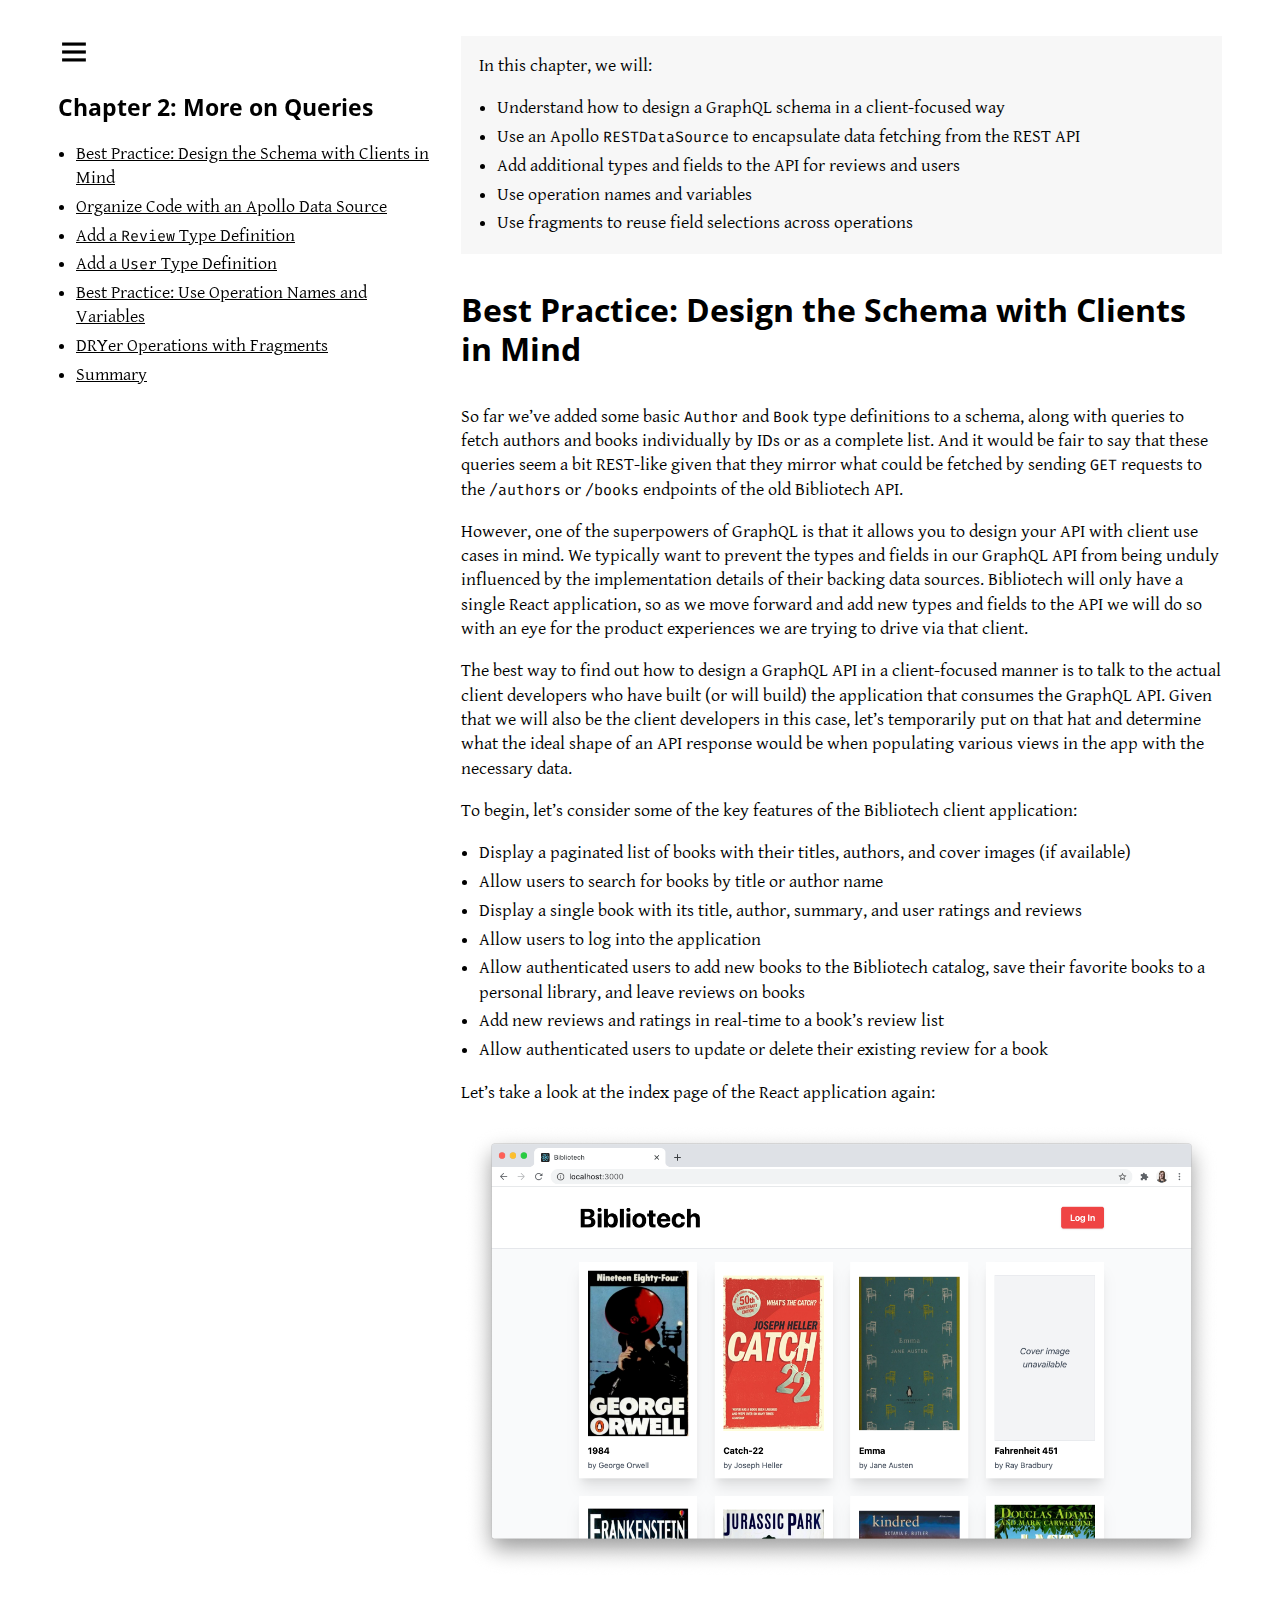
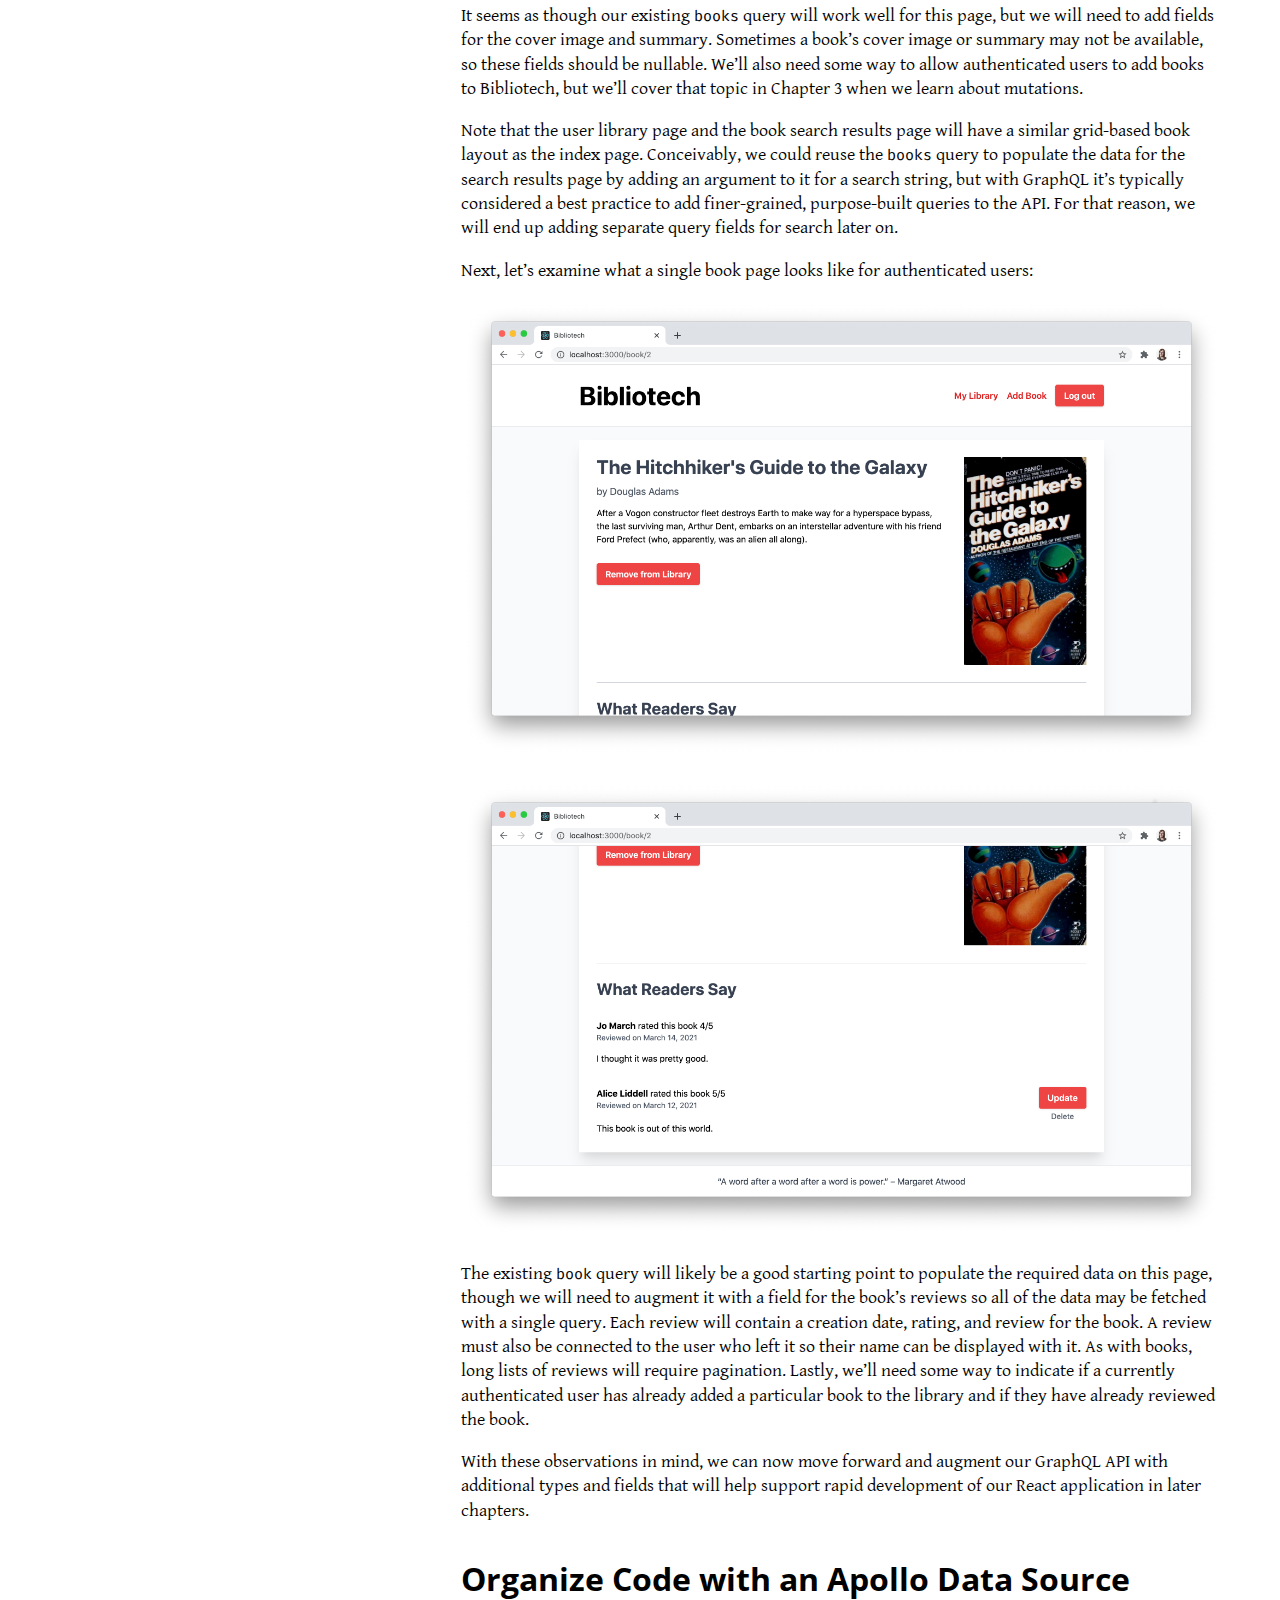
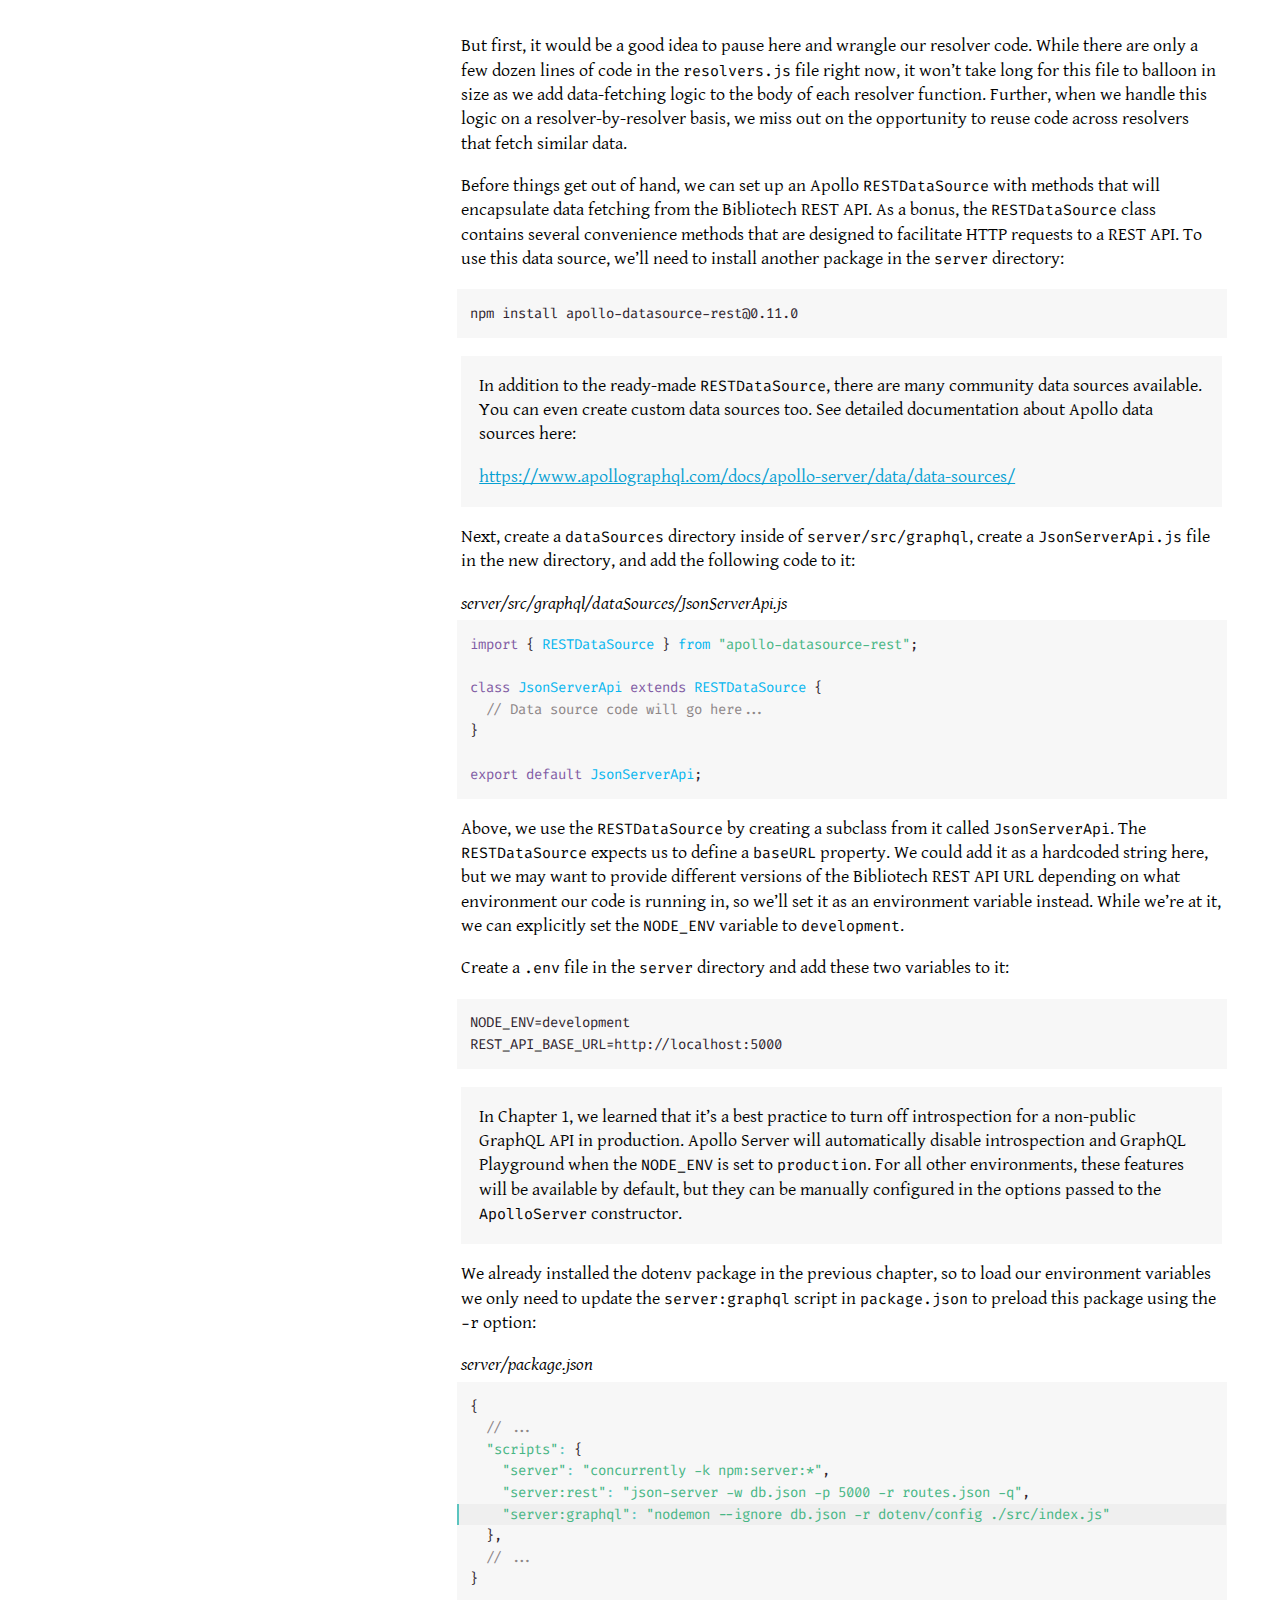
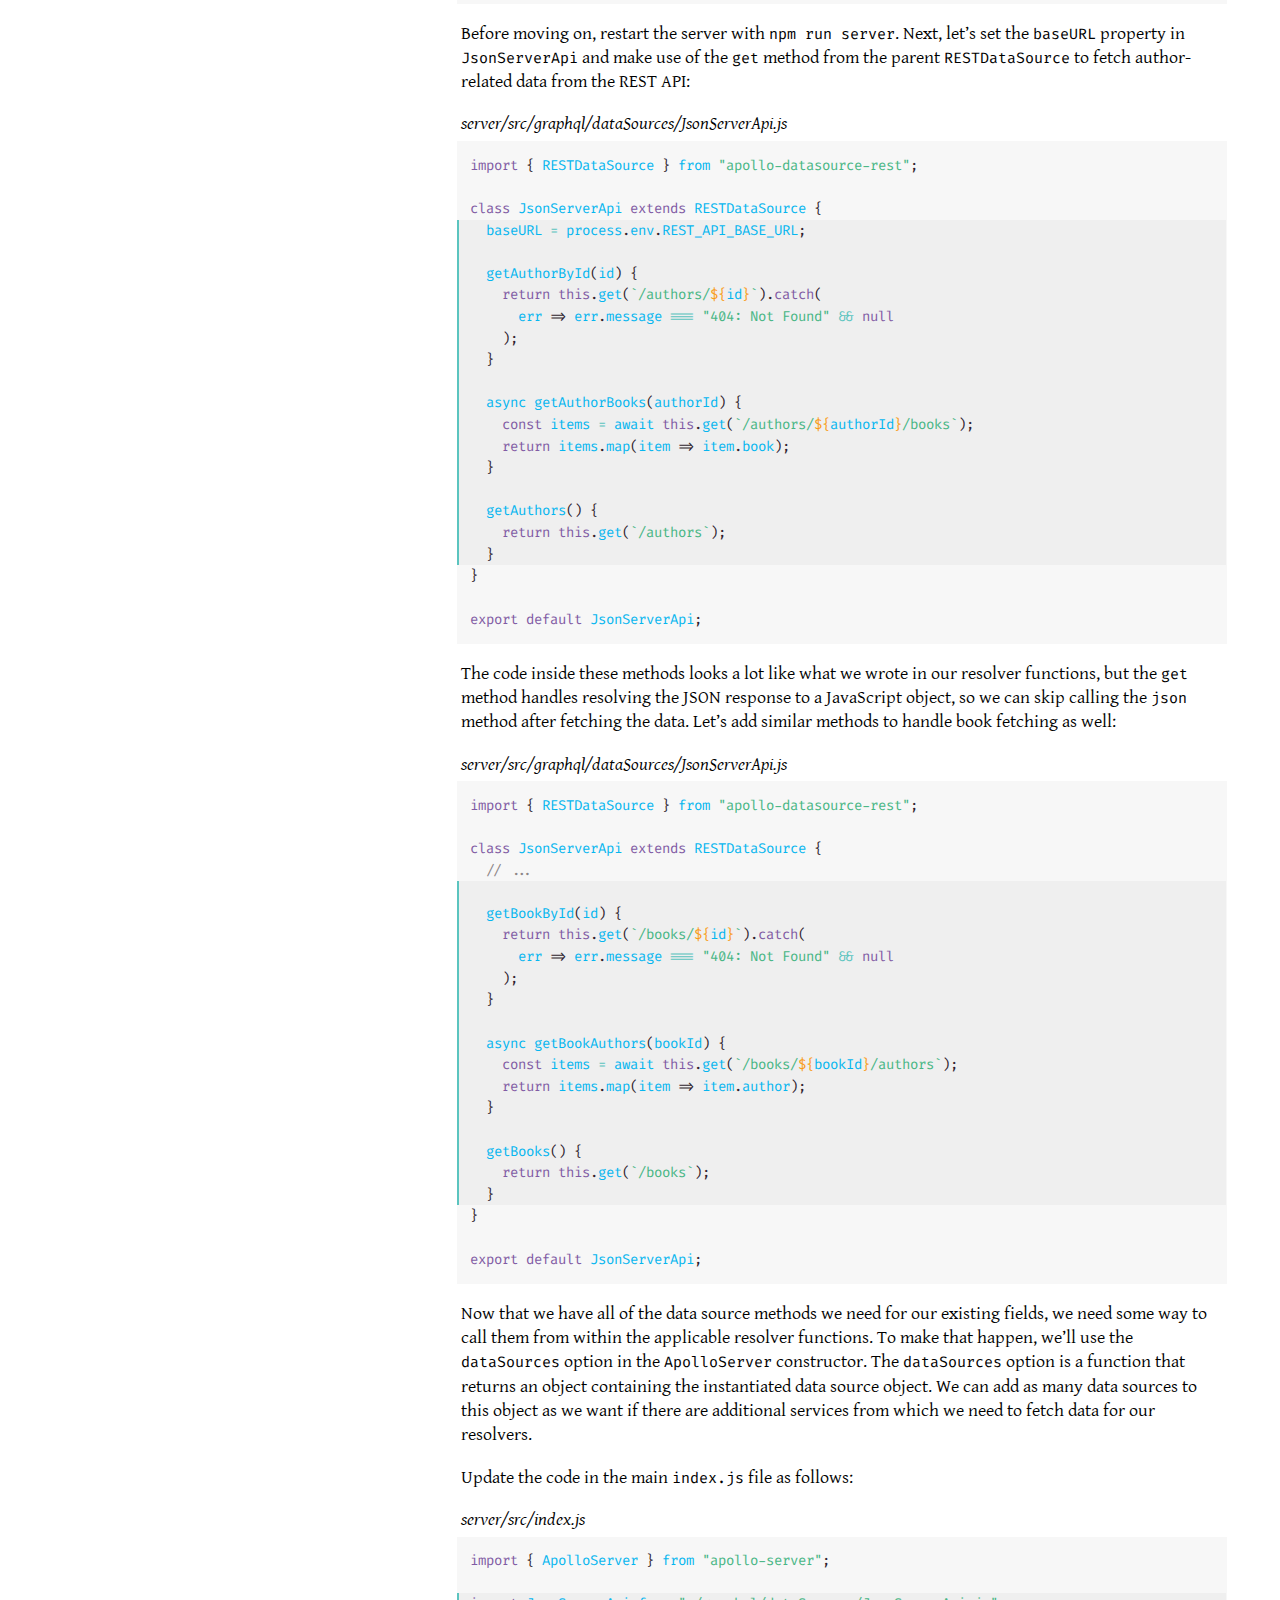
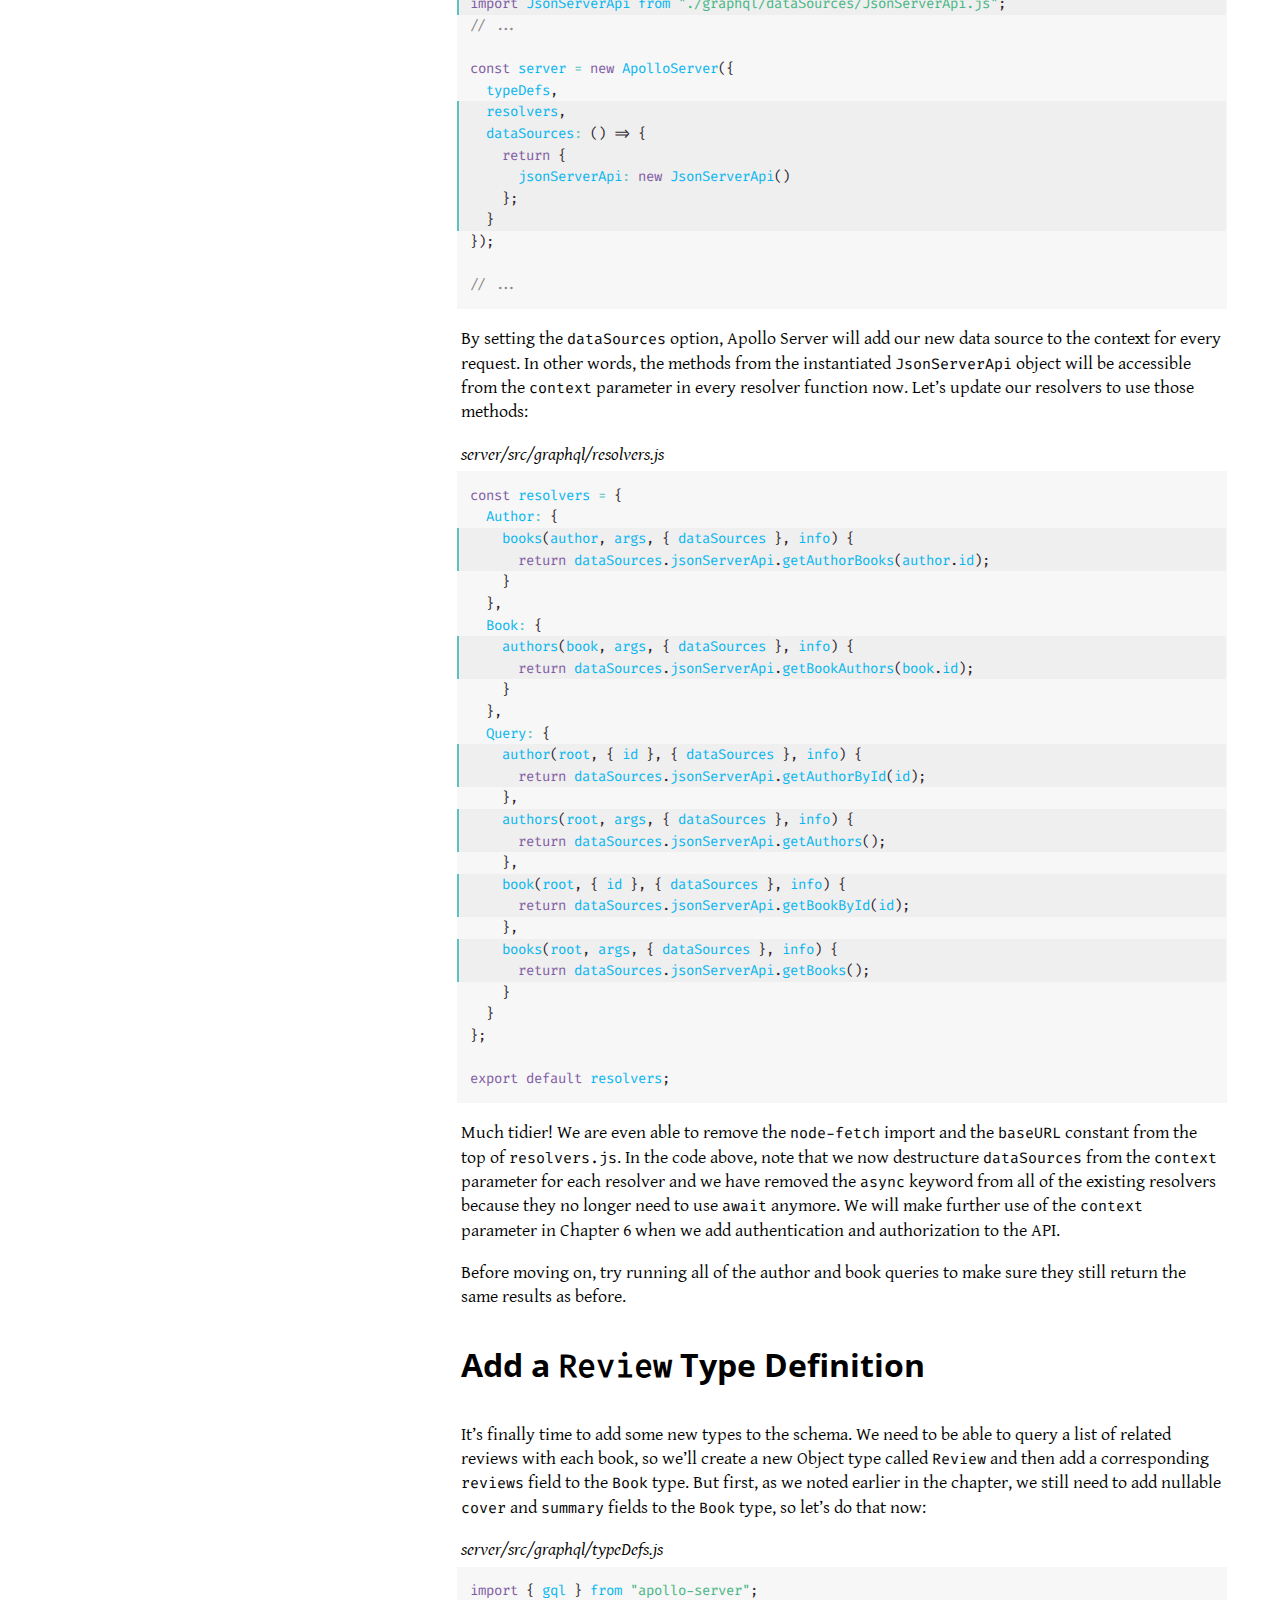
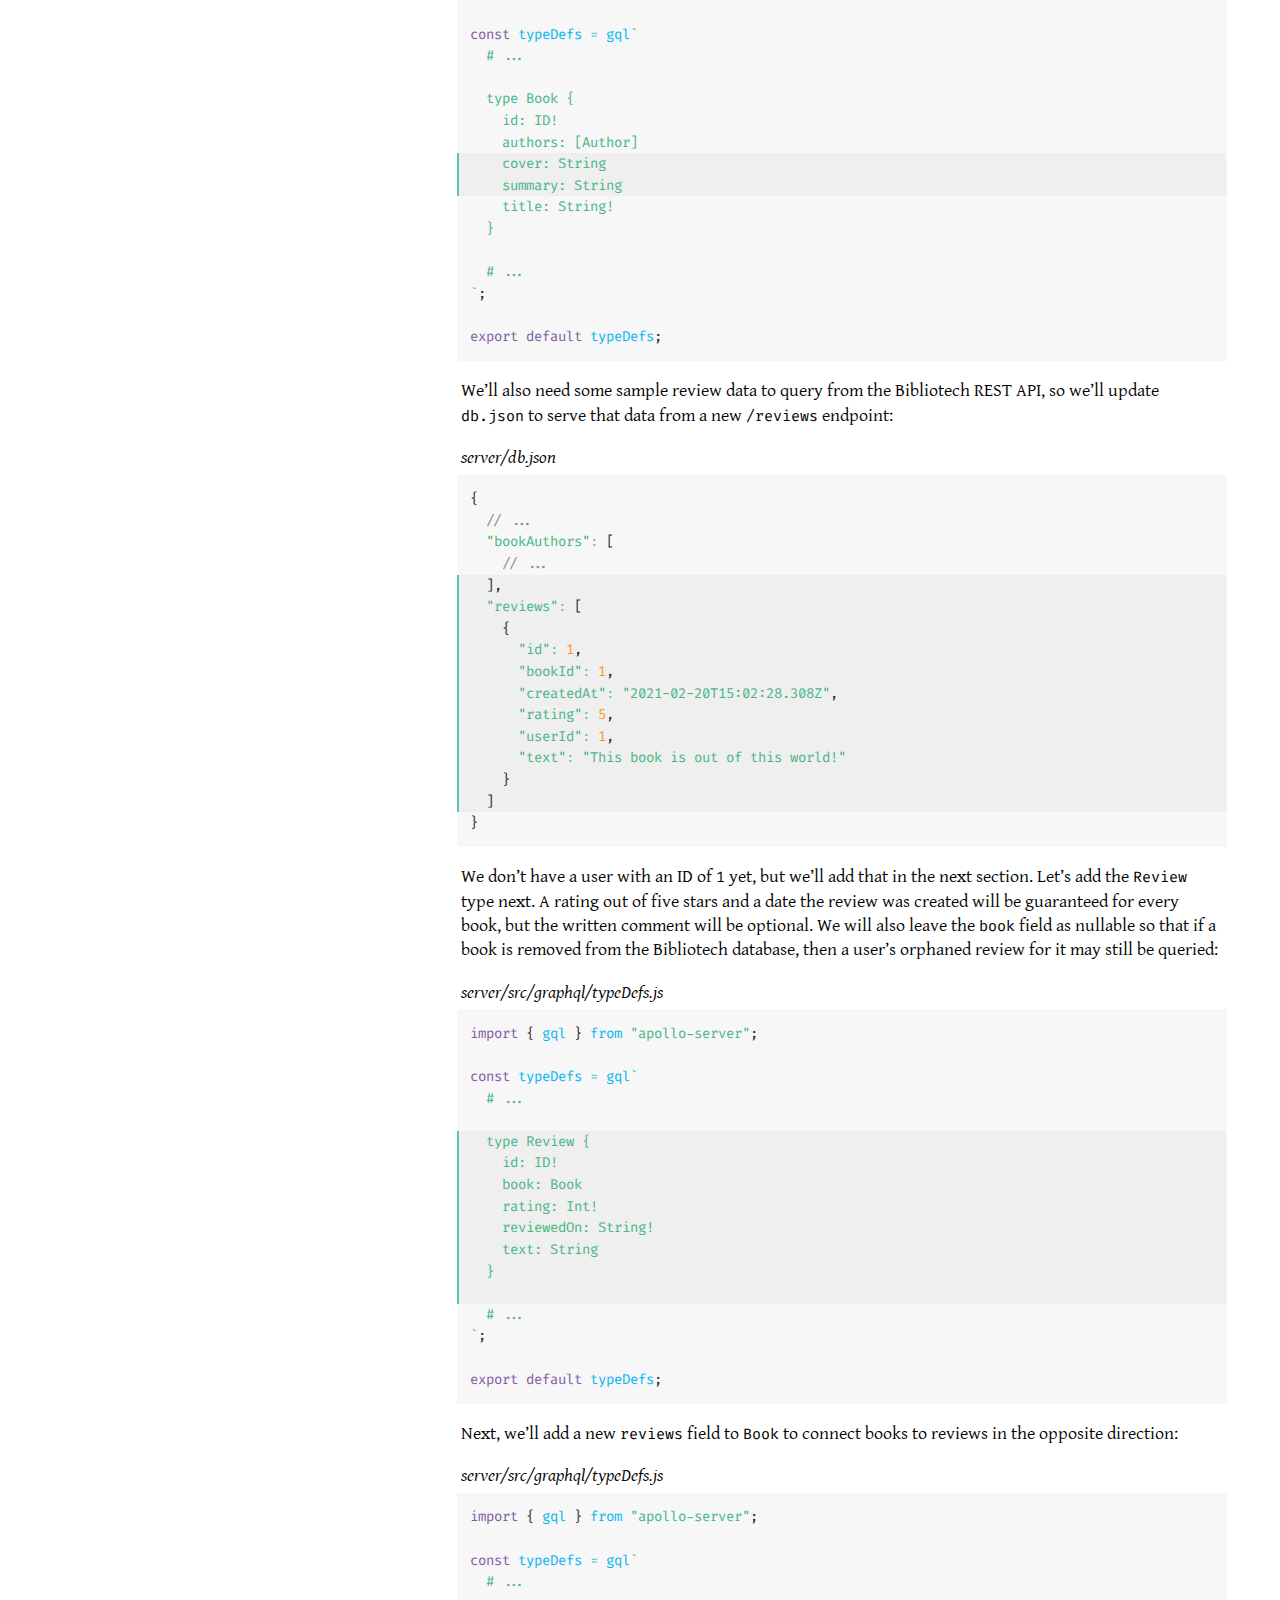
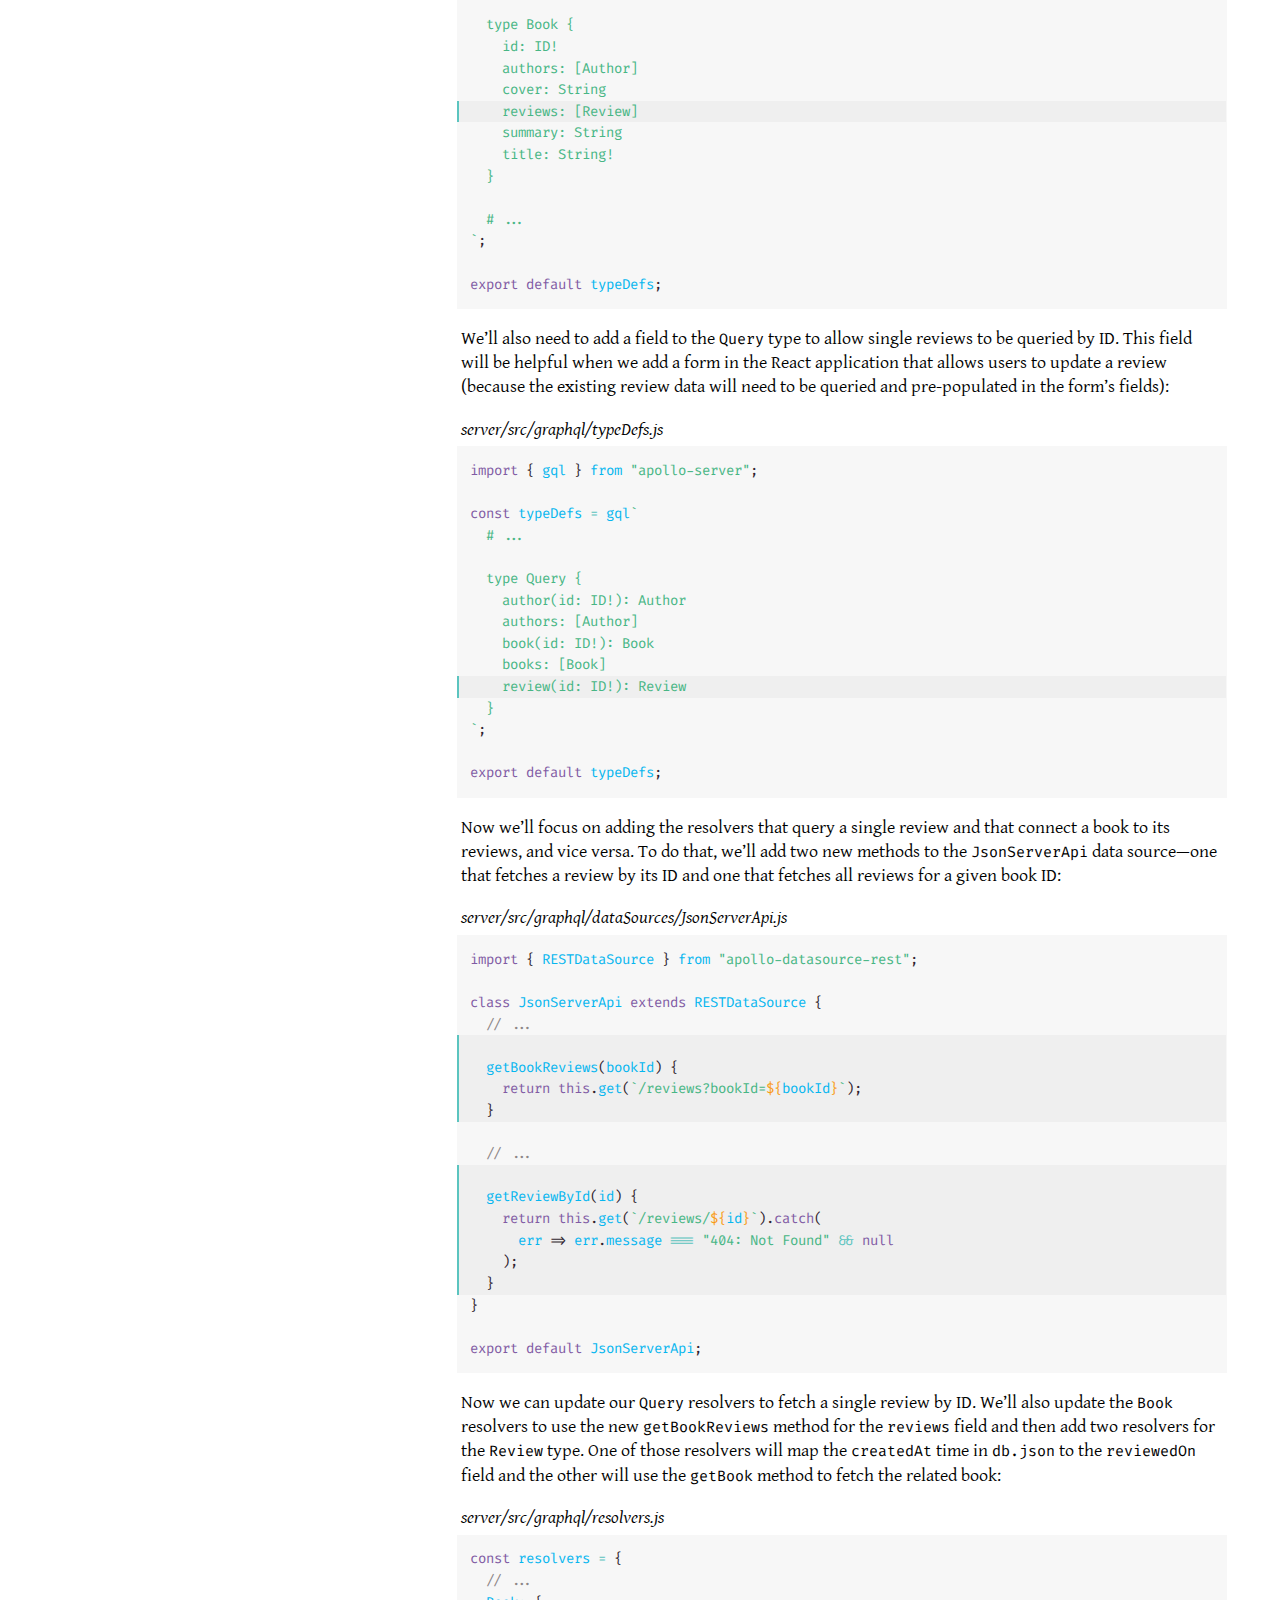
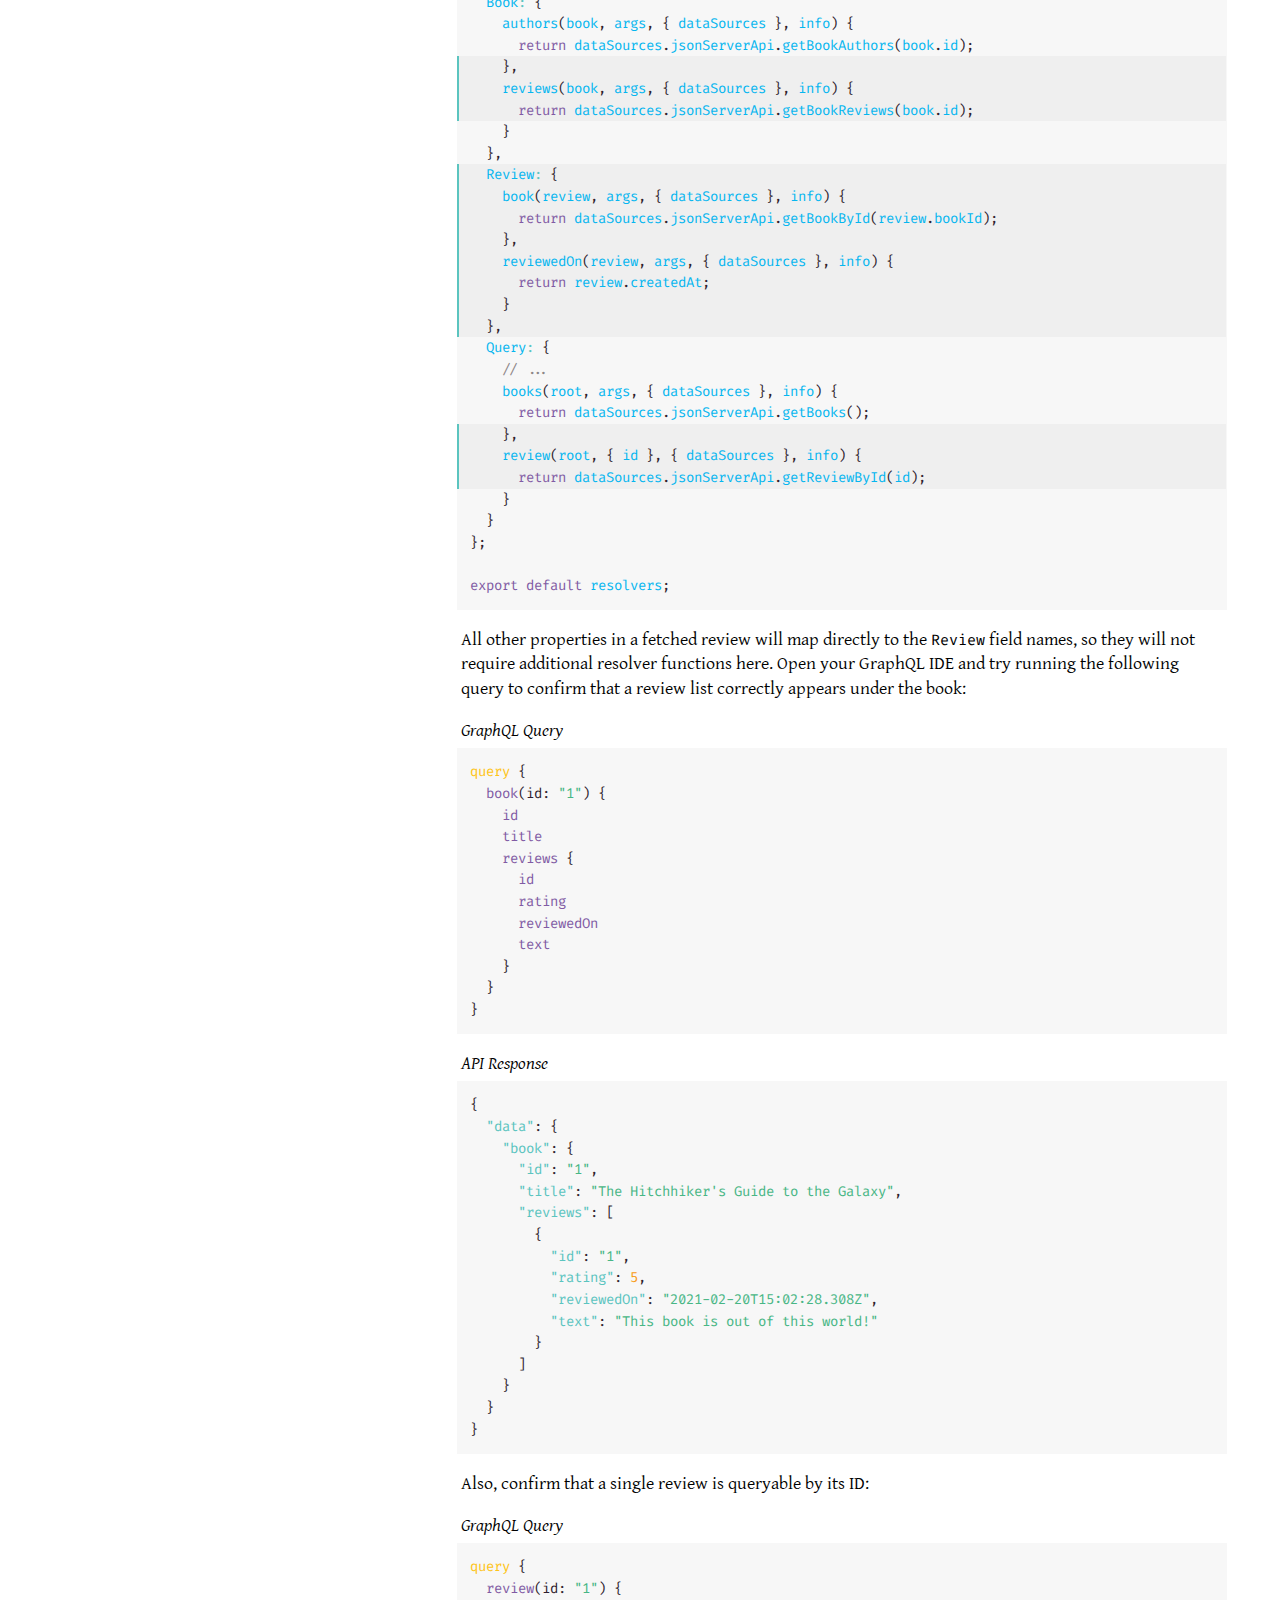
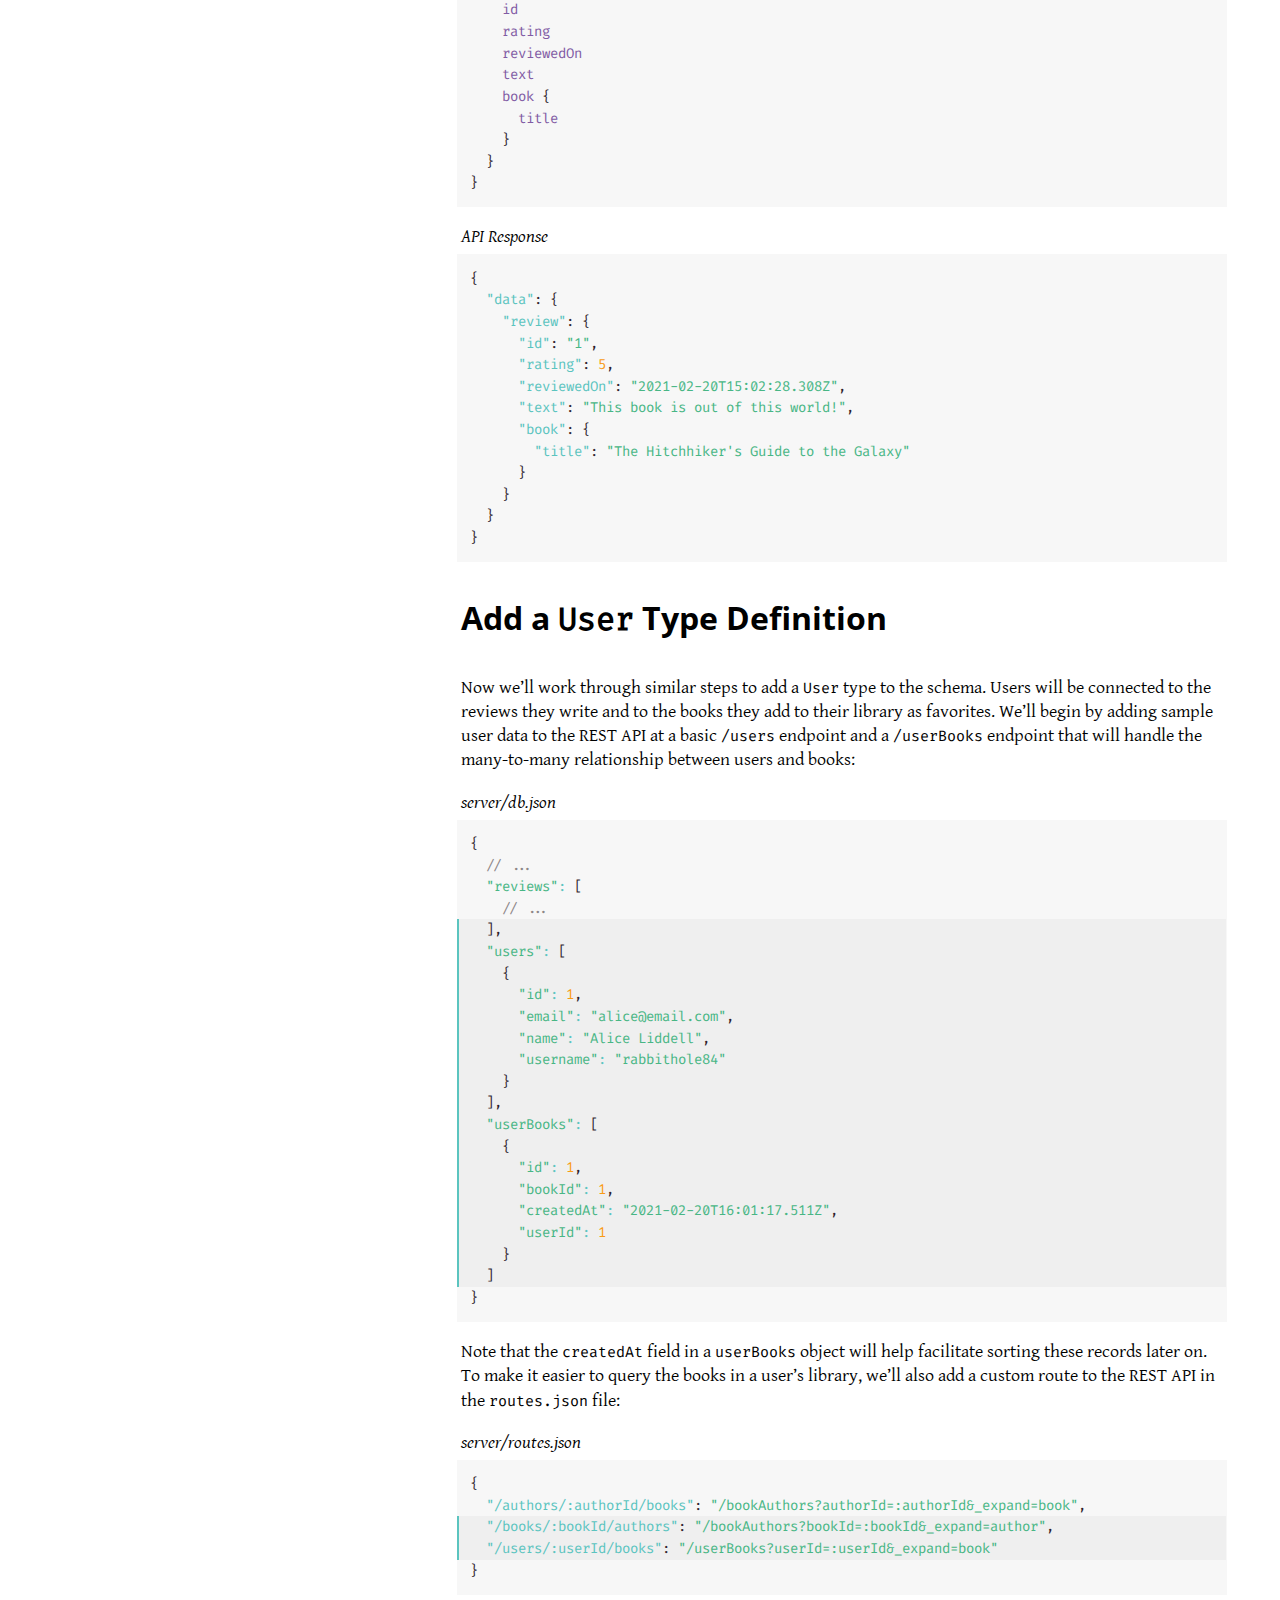
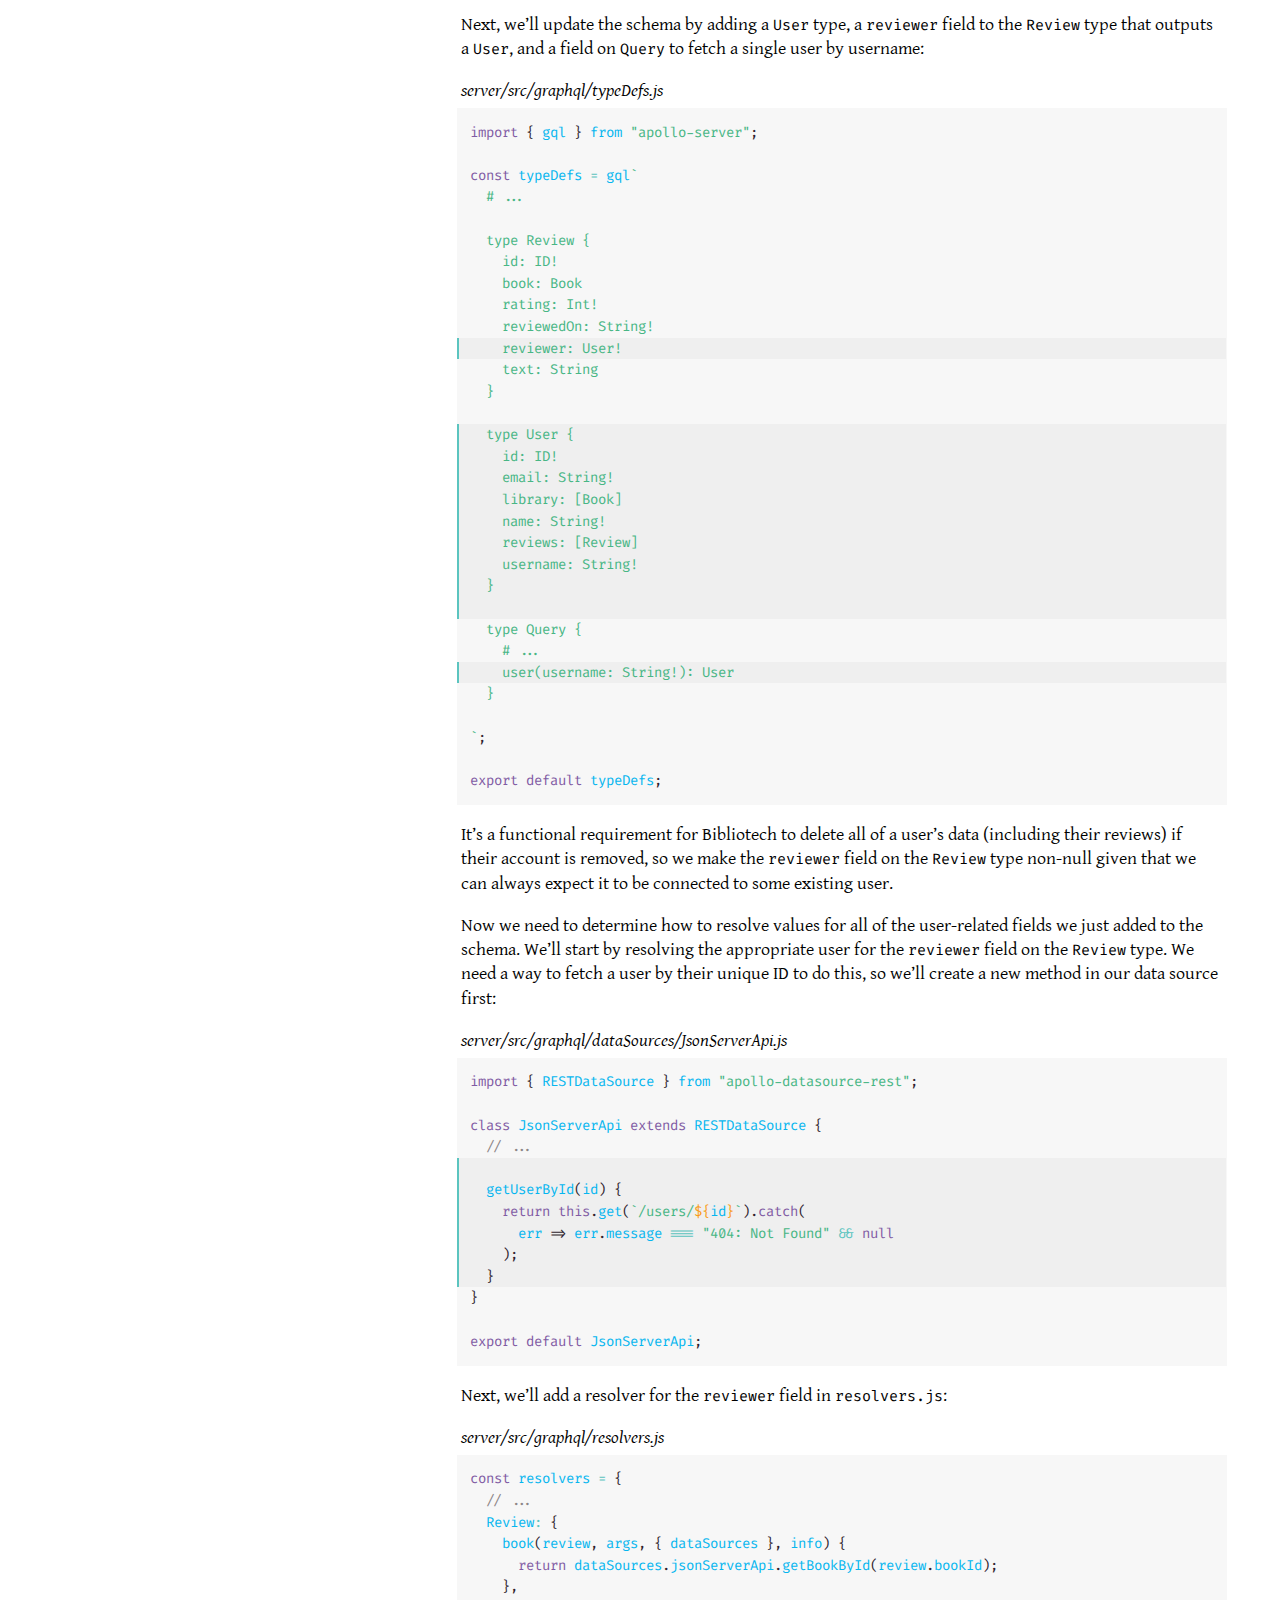
<file: get-going-with-graphql/content/chapter-02/index.html>
<!DOCTYPE html>
<html xmlns="http://www.w3.org/1999/xhtml" lang="en-US" xml:lang="en-US">
<head>
  <meta charset="utf-8" />
  <link rel="icon" href="../../images/favicon.ico" />
  <meta name="generator" content="pandoc" />
  <meta name="viewport" content="width=device-width, initial-scale=1.0, user-scalable=yes" />
  <meta name="author" content="Mandi Wise" />
  <title>Get Going with GraphQL</title>
  <style>
    code{white-space: pre-wrap;}
    span.smallcaps{font-variant: small-caps;}
    span.underline{text-decoration: underline;}
    div.column{display: inline-block; vertical-align: top; width: 50%;}
    div.hanging-indent{margin-left: 1.5em; text-indent: -1.5em;}
    ul.task-list{list-style: none;}
  </style>
  <link rel="stylesheet" href="../../css/web.min.css" />
  <!--[if lt IE 9]>
    <script src="//cdnjs.cloudflare.com/ajax/libs/html5shiv/3.7.3/html5shiv-printshiv.min.js"></script>
  <![endif]-->
</head>
<body>
<div id="masthead">
<div class="close-button-wrapper">
<button id="masthead-close" type="button"><span>Close</span></button>
</div>
<header id="title-block-header">
<h1 class="title">Get Going with GraphQL</h1>
<p class="subtitle">Learn How to Build JavaScript Applications with Apollo Server and Apollo Client</p>
<p class="author">Mandi Wise</p>
</header>
<nav class="book-nav">
<ol class="front-matter-content">
<li><a href="../preface/index.html">Preface</a></li>
</ol>
<ol class="main-matter-content">
<li><a href="../chapter-01/index.html">Up and Running with GraphQL and Apollo Server</a></li>
<li><a href="../chapter-02/index.html">More on Queries</a></li>
<li><a href="../chapter-03/index.html">Mutating Data</a></li>
<li><a href="../chapter-04/index.html">Pagination and Search Queries</a></li>
<li><a href="../chapter-05/index.html">Documentation, Custom Scalars, and Custom Directives</a></li>
<li><a href="../chapter-06/index.html">Authentication and Authorization</a></li>
<li><a href="../chapter-07/index.html">React App Set-up</a></li>
<li><a href="../chapter-08/index.html">Apollo Client with User Authentication</a></li>
<li><a href="../chapter-09/index.html">Pagination, Mutations, and the Apollo Client Cache</a></li>
<li><a href="../chapter-10/index.html">Real-time Updates with Subscriptions</a></li>
</ol>
<ol class="back-matter-content">
<li><a href="../appendix-a/index.html">Appendix A</a></li>
<li><a href="../about-the-author/index.html">About the Author</a></li>
<li><a href="../changelog/index.html">Changelog</a></li>
</ol>
<img src="../../images/8bp-logo-white.svg" class="logo" alt="8-Bit Press Inc. logo" />
</nav>
</div>
<div id="chapter">
<div class="chapter-nav">
<nav id="TOC" role="doc-toc">
<button id="masthead-open" type="button"><span>Book Navigation</span></button>
<h2 id="toc-title">Contents</h2>
<ul>
<li><a href="#more-on-queries">Chapter 2: More on Queries</a>
<ul>
<li><a href="#best-practice-design-the-schema-with-clients-in-mind">Best Practice: Design the Schema with Clients in Mind</a></li>
<li><a href="#organize-code-with-an-apollo-data-source">Organize Code with an Apollo Data Source</a></li>
<li><a href="#add-a-review-type-definition">Add a <code>Review</code> Type Definition</a></li>
<li><a href="#add-a-user-type-definition">Add a <code>User</code> Type Definition</a></li>
<li><a href="#best-practice-use-operation-names-and-variables">Best Practice: Use Operation Names and Variables</a></li>
<li><a href="#dryer-operations-with-fragments">DRYer Operations with Fragments</a></li>
<li><a href="#summary">Summary</a></li>
</ul></li>
</ul>
</nav>
</div>
<div class="content">
<h1 id="more-on-queries">Chapter 2: More on Queries</h1>
<div class="boxout">
<p>In this chapter, we will:</p>
<ul>
<li>Understand how to design a GraphQL schema in a client-focused way</li>
<li>Use an Apollo <code>RESTDataSource</code> to encapsulate data fetching from the REST API</li>
<li>Add additional types and fields to the API for reviews and users</li>
<li>Use operation names and variables</li>
<li>Use fragments to reuse field selections across operations</li>
</ul>
</div>
<h2 id="best-practice-design-the-schema-with-clients-in-mind">Best Practice: Design the Schema with Clients in Mind</h2>
<p>So far we’ve added some basic <code>Author</code> and <code>Book</code> type definitions to a schema, along with queries to fetch authors and books individually by IDs or as a complete list. And it would be fair to say that these queries seem a bit REST-like given that they mirror what could be fetched by sending <code>GET</code> requests to the <code>/authors</code> or <code>/books</code> endpoints of the old Bibliotech API.</p>
<p>However, one of the superpowers of GraphQL is that it allows you to design your API with client use cases in mind. We typically want to prevent the types and fields in our GraphQL API from being unduly influenced by the implementation details of their backing data sources. Bibliotech will only have a single React application, so as we move forward and add new types and fields to the API we will do so with an eye for the product experiences we are trying to drive via that client.</p>
<p>The best way to find out how to design a GraphQL API in a client-focused manner is to talk to the actual client developers who have built (or will build) the application that consumes the GraphQL API. Given that we will also be the client developers in this case, let’s temporarily put on that hat and determine what the ideal shape of an API response would be when populating various views in the app with the necessary data.</p>
<p>To begin, let’s consider some of the key features of the Bibliotech client application:</p>
<ul>
<li>Display a paginated list of books with their titles, authors, and cover images (if available)</li>
<li>Allow users to search for books by title or author name</li>
<li>Display a single book with its title, author, summary, and user ratings and reviews</li>
<li>Allow users to log into the application</li>
<li>Allow authenticated users to add new books to the Bibliotech catalog, save their favorite books to a personal library, and leave reviews on books</li>
<li>Add new reviews and ratings in real-time to a book’s review list</li>
<li>Allow authenticated users to update or delete their existing review for a book</li>
</ul>
<p>Let’s take a look at the index page of the React application again:</p>
<p><img src="../../images/screenshots/react-app-book-list.png" alt="Book list rendered on the index page" /><br />
</p>
<p>It seems as though our existing <code>books</code> query will work well for this page, but we will need to add fields for the cover image and summary. Sometimes a book’s cover image or summary may not be available, so these fields should be nullable. We’ll also need some way to allow authenticated users to add books to Bibliotech, but we’ll cover that topic in Chapter 3 when we learn about mutations.</p>
<p>Note that the user library page and the book search results page will have a similar grid-based book layout as the index page. Conceivably, we could reuse the <code>books</code> query to populate the data for the search results page by adding an argument to it for a search string, but with GraphQL it’s typically considered a best practice to add finer-grained, purpose-built queries to the API. For that reason, we will end up adding separate query fields for search later on.</p>
<p>Next, let’s examine what a single book page looks like for authenticated users:</p>
<p><img src="../../images/screenshots/react-app-single-book-authenticated-1.png" alt="A single book page for an authenticated user, scrolled to the top" /><br />
</p>
<p><img src="../../images/screenshots/react-app-single-book-authenticated-2.png" alt="A single book page for an authenticated user, scrolled to the bottom" /><br />
</p>
<p>The existing <code>book</code> query will likely be a good starting point to populate the required data on this page, though we will need to augment it with a field for the book’s reviews so all of the data may be fetched with a single query. Each review will contain a creation date, rating, and review for the book. A review must also be connected to the user who left it so their name can be displayed with it. As with books, long lists of reviews will require pagination. Lastly, we’ll need some way to indicate if a currently authenticated user has already added a particular book to the library and if they have already reviewed the book.</p>
<p>With these observations in mind, we can now move forward and augment our GraphQL API with additional types and fields that will help support rapid development of our React application in later chapters.</p>
<h2 id="organize-code-with-an-apollo-data-source">Organize Code with an Apollo Data Source</h2>
<p>But first, it would be a good idea to pause here and wrangle our resolver code. While there are only a few dozen lines of code in the <code>resolvers.js</code> file right now, it won’t take long for this file to balloon in size as we add data-fetching logic to the body of each resolver function. Further, when we handle this logic on a resolver-by-resolver basis, we miss out on the opportunity to reuse code across resolvers that fetch similar data.</p>
<p>Before things get out of hand, we can set up an Apollo <code>RESTDataSource</code> with methods that will encapsulate data fetching from the Bibliotech REST API. As a bonus, the <code>RESTDataSource</code> class contains several convenience methods that are designed to facilitate HTTP requests to a REST API. To use this data source, we’ll need to install another package in the <code>server</code> directory:</p>
<div class="highlight"><pre><span></span>npm install apollo-datasource-rest@0.11.0
</pre></div>

<div class="boxout">
<p>In addition to the ready-made <code>RESTDataSource</code>, there are many community data sources available. You can even create custom data sources too. See detailed documentation about Apollo data sources here:</p>
<p><a href="https://www.apollographql.com/docs/apollo-server/data/data-sources/">https://www.apollographql.com/docs/apollo-server/data/data-sources/</a></p>
</div>
<p>Next, create a <code>dataSources</code> directory inside of <code>server/src/graphql</code>, create a <code>JsonServerApi.js</code> file in the new directory, and add the following code to it:</p>
<p></p>
<div class="code-context">
<p>server/src/graphql/dataSources/JsonServerApi.js</p>
</div>
<div class="highlight"><pre><span></span><span class="kr">import</span> <span class="p">{</span> <span class="nx">RESTDataSource</span> <span class="p">}</span> <span class="nx">from</span> <span class="s2">&quot;apollo-datasource-rest&quot;</span><span class="p">;</span>

<span class="kr">class</span> <span class="nx">JsonServerApi</span> <span class="kr">extends</span> <span class="nx">RESTDataSource</span> <span class="p">{</span>
  <span class="c1">// Data source code will go here...</span>
<span class="p">}</span>

<span class="kr">export</span> <span class="k">default</span> <span class="nx">JsonServerApi</span><span class="p">;</span>
</pre></div>

<p>Above, we use the <code>RESTDataSource</code> by creating a subclass from it called <code>JsonServerApi</code>. The <code>RESTDataSource</code> expects us to define a <code>baseURL</code> property. We could add it as a hardcoded string here, but we may want to provide different versions of the Bibliotech REST API URL depending on what environment our code is running in, so we’ll set it as an environment variable instead. While we’re at it, we can explicitly set the <code>NODE_ENV</code> variable to <code>development</code>.</p>
<p>Create a <code>.env</code> file in the <code>server</code> directory and add these two variables to it:</p>
<div class="highlight"><pre><span></span>NODE_ENV=development
REST_API_BASE_URL=http://localhost:5000
</pre></div>

<div class="boxout">
<p>In Chapter 1, we learned that it’s a best practice to turn off introspection for a non-public GraphQL API in production. Apollo Server will automatically disable introspection and GraphQL Playground when the <code>NODE_ENV</code> is set to <code>production</code>. For all other environments, these features will be available by default, but they can be manually configured in the options passed to the <code>ApolloServer</code> constructor.</p>
</div>
<p>We already installed the dotenv package in the previous chapter, so to load our environment variables we only need to update the <code>server:graphql</code> script in <code>package.json</code> to preload this package using the <code>-r</code> option:</p>
<p></p>
<div class="code-context">
<p>server/package.json</p>
</div>
<div class="highlight"><pre><span></span><span class="p">{</span>
  <span class="c1">// ...</span>
  <span class="s2">&quot;scripts&quot;</span><span class="o">:</span> <span class="p">{</span>
    <span class="s2">&quot;server&quot;</span><span class="o">:</span> <span class="s2">&quot;concurrently -k npm:server:*&quot;</span><span class="p">,</span>
    <span class="s2">&quot;server:rest&quot;</span><span class="o">:</span> <span class="s2">&quot;json-server -w db.json -p 5000 -r routes.json -q&quot;</span><span class="p">,</span>
<span class="hll">    <span class="s2">&quot;server:graphql&quot;</span><span class="o">:</span> <span class="s2">&quot;nodemon --ignore db.json -r dotenv/config ./src/index.js&quot;</span>
</span>  <span class="p">},</span>
  <span class="c1">// ...</span>
<span class="p">}</span>
</pre></div>

<p>Before moving on, restart the server with <code>npm run server</code>. Next, let’s set the <code>baseURL</code> property in <code>JsonServerApi</code> and make use of the <code>get</code> method from the parent <code>RESTDataSource</code> to fetch author-related data from the REST API:</p>
<p></p>
<div class="code-context">
<p>server/src/graphql/dataSources/JsonServerApi.js</p>
</div>
<div class="highlight"><pre><span></span><span class="kr">import</span> <span class="p">{</span> <span class="nx">RESTDataSource</span> <span class="p">}</span> <span class="nx">from</span> <span class="s2">&quot;apollo-datasource-rest&quot;</span><span class="p">;</span>

<span class="kr">class</span> <span class="nx">JsonServerApi</span> <span class="kr">extends</span> <span class="nx">RESTDataSource</span> <span class="p">{</span>
<span class="hll">  <span class="nx">baseURL</span> <span class="o">=</span> <span class="nx">process</span><span class="p">.</span><span class="nx">env</span><span class="p">.</span><span class="nx">REST_API_BASE_URL</span><span class="p">;</span>
</span><span class="hll">
</span><span class="hll">  <span class="nx">getAuthorById</span><span class="p">(</span><span class="nx">id</span><span class="p">)</span> <span class="p">{</span>
</span><span class="hll">    <span class="k">return</span> <span class="k">this</span><span class="p">.</span><span class="nx">get</span><span class="p">(</span><span class="sb">`/authors/</span><span class="si">${</span><span class="nx">id</span><span class="si">}</span><span class="sb">`</span><span class="p">).</span><span class="k">catch</span><span class="p">(</span>
</span><span class="hll">      <span class="nx">err</span> <span class="p">=&gt;</span> <span class="nx">err</span><span class="p">.</span><span class="nx">message</span> <span class="o">===</span> <span class="s2">&quot;404: Not Found&quot;</span> <span class="o">&amp;&amp;</span> <span class="kc">null</span>
</span><span class="hll">    <span class="p">);</span>
</span><span class="hll">  <span class="p">}</span>
</span><span class="hll">
</span><span class="hll">  <span class="nx">async</span> <span class="nx">getAuthorBooks</span><span class="p">(</span><span class="nx">authorId</span><span class="p">)</span> <span class="p">{</span>
</span><span class="hll">    <span class="kr">const</span> <span class="nx">items</span> <span class="o">=</span> <span class="nx">await</span> <span class="k">this</span><span class="p">.</span><span class="nx">get</span><span class="p">(</span><span class="sb">`/authors/</span><span class="si">${</span><span class="nx">authorId</span><span class="si">}</span><span class="sb">/books`</span><span class="p">);</span>
</span><span class="hll">    <span class="k">return</span> <span class="nx">items</span><span class="p">.</span><span class="nx">map</span><span class="p">(</span><span class="nx">item</span> <span class="p">=&gt;</span> <span class="nx">item</span><span class="p">.</span><span class="nx">book</span><span class="p">);</span>
</span><span class="hll">  <span class="p">}</span>
</span><span class="hll">
</span><span class="hll">  <span class="nx">getAuthors</span><span class="p">()</span> <span class="p">{</span>
</span><span class="hll">    <span class="k">return</span> <span class="k">this</span><span class="p">.</span><span class="nx">get</span><span class="p">(</span><span class="sb">`/authors`</span><span class="p">);</span>
</span><span class="hll">  <span class="p">}</span>
</span><span class="p">}</span>

<span class="kr">export</span> <span class="k">default</span> <span class="nx">JsonServerApi</span><span class="p">;</span>
</pre></div>

<p>The code inside these methods looks a lot like what we wrote in our resolver functions, but the <code>get</code> method handles resolving the JSON response to a JavaScript object, so we can skip calling the <code>json</code> method after fetching the data. Let’s add similar methods to handle book fetching as well:</p>
<p></p>
<div class="code-context">
<p>server/src/graphql/dataSources/JsonServerApi.js</p>
</div>
<div class="highlight"><pre><span></span><span class="kr">import</span> <span class="p">{</span> <span class="nx">RESTDataSource</span> <span class="p">}</span> <span class="nx">from</span> <span class="s2">&quot;apollo-datasource-rest&quot;</span><span class="p">;</span>

<span class="kr">class</span> <span class="nx">JsonServerApi</span> <span class="kr">extends</span> <span class="nx">RESTDataSource</span> <span class="p">{</span>
  <span class="c1">// ...</span>
<span class="hll">
</span><span class="hll">  <span class="nx">getBookById</span><span class="p">(</span><span class="nx">id</span><span class="p">)</span> <span class="p">{</span>
</span><span class="hll">    <span class="k">return</span> <span class="k">this</span><span class="p">.</span><span class="nx">get</span><span class="p">(</span><span class="sb">`/books/</span><span class="si">${</span><span class="nx">id</span><span class="si">}</span><span class="sb">`</span><span class="p">).</span><span class="k">catch</span><span class="p">(</span>
</span><span class="hll">      <span class="nx">err</span> <span class="p">=&gt;</span> <span class="nx">err</span><span class="p">.</span><span class="nx">message</span> <span class="o">===</span> <span class="s2">&quot;404: Not Found&quot;</span> <span class="o">&amp;&amp;</span> <span class="kc">null</span>
</span><span class="hll">    <span class="p">);</span>
</span><span class="hll">  <span class="p">}</span>
</span><span class="hll">
</span><span class="hll">  <span class="nx">async</span> <span class="nx">getBookAuthors</span><span class="p">(</span><span class="nx">bookId</span><span class="p">)</span> <span class="p">{</span>
</span><span class="hll">    <span class="kr">const</span> <span class="nx">items</span> <span class="o">=</span> <span class="nx">await</span> <span class="k">this</span><span class="p">.</span><span class="nx">get</span><span class="p">(</span><span class="sb">`/books/</span><span class="si">${</span><span class="nx">bookId</span><span class="si">}</span><span class="sb">/authors`</span><span class="p">);</span>
</span><span class="hll">    <span class="k">return</span> <span class="nx">items</span><span class="p">.</span><span class="nx">map</span><span class="p">(</span><span class="nx">item</span> <span class="p">=&gt;</span> <span class="nx">item</span><span class="p">.</span><span class="nx">author</span><span class="p">);</span>
</span><span class="hll">  <span class="p">}</span>
</span><span class="hll">
</span><span class="hll">  <span class="nx">getBooks</span><span class="p">()</span> <span class="p">{</span>
</span><span class="hll">    <span class="k">return</span> <span class="k">this</span><span class="p">.</span><span class="nx">get</span><span class="p">(</span><span class="sb">`/books`</span><span class="p">);</span>
</span><span class="hll">  <span class="p">}</span>
</span><span class="p">}</span>

<span class="kr">export</span> <span class="k">default</span> <span class="nx">JsonServerApi</span><span class="p">;</span>
</pre></div>

<p>Now that we have all of the data source methods we need for our existing fields, we need some way to call them from within the applicable resolver functions. To make that happen, we’ll use the <code>dataSources</code> option in the <code>ApolloServer</code> constructor. The <code>dataSources</code> option is a function that returns an object containing the instantiated data source object. We can add as many data sources to this object as we want if there are additional services from which we need to fetch data for our resolvers.</p>
<p>Update the code in the main <code>index.js</code> file as follows:</p>
<p></p>
<div class="code-context">
<p>server/src/index.js</p>
</div>
<div class="highlight"><pre><span></span><span class="kr">import</span> <span class="p">{</span> <span class="nx">ApolloServer</span> <span class="p">}</span> <span class="nx">from</span> <span class="s2">&quot;apollo-server&quot;</span><span class="p">;</span>

<span class="hll"><span class="kr">import</span> <span class="nx">JsonServerApi</span> <span class="nx">from</span> <span class="s2">&quot;./graphql/dataSources/JsonServerApi.js&quot;</span><span class="p">;</span>
</span><span class="c1">// ...</span>

<span class="kr">const</span> <span class="nx">server</span> <span class="o">=</span> <span class="k">new</span> <span class="nx">ApolloServer</span><span class="p">({</span>
  <span class="nx">typeDefs</span><span class="p">,</span>
<span class="hll">  <span class="nx">resolvers</span><span class="p">,</span>
</span><span class="hll">  <span class="nx">dataSources</span><span class="o">:</span> <span class="p">()</span> <span class="p">=&gt;</span> <span class="p">{</span>
</span><span class="hll">    <span class="k">return</span> <span class="p">{</span>
</span><span class="hll">      <span class="nx">jsonServerApi</span><span class="o">:</span> <span class="k">new</span> <span class="nx">JsonServerApi</span><span class="p">()</span>
</span><span class="hll">    <span class="p">};</span>
</span><span class="hll">  <span class="p">}</span>
</span><span class="p">});</span>

<span class="c1">// ...</span>
</pre></div>

<p>By setting the <code>dataSources</code> option, Apollo Server will add our new data source to the context for every request. In other words, the methods from the instantiated <code>JsonServerApi</code> object will be accessible from the <code>context</code> parameter in every resolver function now. Let’s update our resolvers to use those methods:</p>
<p></p>
<div class="code-context">
<p>server/src/graphql/resolvers.js</p>
</div>
<div class="highlight"><pre><span></span><span class="kr">const</span> <span class="nx">resolvers</span> <span class="o">=</span> <span class="p">{</span>
  <span class="nx">Author</span><span class="o">:</span> <span class="p">{</span>
<span class="hll">    <span class="nx">books</span><span class="p">(</span><span class="nx">author</span><span class="p">,</span> <span class="nx">args</span><span class="p">,</span> <span class="p">{</span> <span class="nx">dataSources</span> <span class="p">},</span> <span class="nx">info</span><span class="p">)</span> <span class="p">{</span>
</span><span class="hll">      <span class="k">return</span> <span class="nx">dataSources</span><span class="p">.</span><span class="nx">jsonServerApi</span><span class="p">.</span><span class="nx">getAuthorBooks</span><span class="p">(</span><span class="nx">author</span><span class="p">.</span><span class="nx">id</span><span class="p">);</span>
</span>    <span class="p">}</span>
  <span class="p">},</span>
  <span class="nx">Book</span><span class="o">:</span> <span class="p">{</span>
<span class="hll">    <span class="nx">authors</span><span class="p">(</span><span class="nx">book</span><span class="p">,</span> <span class="nx">args</span><span class="p">,</span> <span class="p">{</span> <span class="nx">dataSources</span> <span class="p">},</span> <span class="nx">info</span><span class="p">)</span> <span class="p">{</span>
</span><span class="hll">      <span class="k">return</span> <span class="nx">dataSources</span><span class="p">.</span><span class="nx">jsonServerApi</span><span class="p">.</span><span class="nx">getBookAuthors</span><span class="p">(</span><span class="nx">book</span><span class="p">.</span><span class="nx">id</span><span class="p">);</span>
</span>    <span class="p">}</span>
  <span class="p">},</span>
  <span class="nx">Query</span><span class="o">:</span> <span class="p">{</span>
<span class="hll">    <span class="nx">author</span><span class="p">(</span><span class="nx">root</span><span class="p">,</span> <span class="p">{</span> <span class="nx">id</span> <span class="p">},</span> <span class="p">{</span> <span class="nx">dataSources</span> <span class="p">},</span> <span class="nx">info</span><span class="p">)</span> <span class="p">{</span>
</span><span class="hll">      <span class="k">return</span> <span class="nx">dataSources</span><span class="p">.</span><span class="nx">jsonServerApi</span><span class="p">.</span><span class="nx">getAuthorById</span><span class="p">(</span><span class="nx">id</span><span class="p">);</span>
</span>    <span class="p">},</span>
<span class="hll">    <span class="nx">authors</span><span class="p">(</span><span class="nx">root</span><span class="p">,</span> <span class="nx">args</span><span class="p">,</span> <span class="p">{</span> <span class="nx">dataSources</span> <span class="p">},</span> <span class="nx">info</span><span class="p">)</span> <span class="p">{</span>
</span><span class="hll">      <span class="k">return</span> <span class="nx">dataSources</span><span class="p">.</span><span class="nx">jsonServerApi</span><span class="p">.</span><span class="nx">getAuthors</span><span class="p">();</span>
</span>    <span class="p">},</span>
<span class="hll">    <span class="nx">book</span><span class="p">(</span><span class="nx">root</span><span class="p">,</span> <span class="p">{</span> <span class="nx">id</span> <span class="p">},</span> <span class="p">{</span> <span class="nx">dataSources</span> <span class="p">},</span> <span class="nx">info</span><span class="p">)</span> <span class="p">{</span>
</span><span class="hll">      <span class="k">return</span> <span class="nx">dataSources</span><span class="p">.</span><span class="nx">jsonServerApi</span><span class="p">.</span><span class="nx">getBookById</span><span class="p">(</span><span class="nx">id</span><span class="p">);</span>
</span>    <span class="p">},</span>
<span class="hll">    <span class="nx">books</span><span class="p">(</span><span class="nx">root</span><span class="p">,</span> <span class="nx">args</span><span class="p">,</span> <span class="p">{</span> <span class="nx">dataSources</span> <span class="p">},</span> <span class="nx">info</span><span class="p">)</span> <span class="p">{</span>
</span><span class="hll">      <span class="k">return</span> <span class="nx">dataSources</span><span class="p">.</span><span class="nx">jsonServerApi</span><span class="p">.</span><span class="nx">getBooks</span><span class="p">();</span>
</span>    <span class="p">}</span>
  <span class="p">}</span>
<span class="p">};</span>

<span class="kr">export</span> <span class="k">default</span> <span class="nx">resolvers</span><span class="p">;</span>
</pre></div>

<p>Much tidier! We are even able to remove the <code>node-fetch</code> import and the <code>baseURL</code> constant from the top of <code>resolvers.js</code>. In the code above, note that we now destructure <code>dataSources</code> from the <code>context</code> parameter for each resolver and we have removed the <code>async</code> keyword from all of the existing resolvers because they no longer need to use <code>await</code> anymore. We will make further use of the <code>context</code> parameter in Chapter 6 when we add authentication and authorization to the API.</p>
<p>Before moving on, try running all of the author and book queries to make sure they still return the same results as before.</p>
<h2 id="add-a-review-type-definition">Add a <code>Review</code> Type Definition</h2>
<p>It’s finally time to add some new types to the schema. We need to be able to query a list of related reviews with each book, so we’ll create a new Object type called <code>Review</code> and then add a corresponding <code>reviews</code> field to the <code>Book</code> type. But first, as we noted earlier in the chapter, we still need to add nullable <code>cover</code> and <code>summary</code> fields to the <code>Book</code> type, so let’s do that now:</p>
<p></p>
<div class="code-context">
<p>server/src/graphql/typeDefs.js</p>
</div>
<div class="highlight"><pre><span></span><span class="kr">import</span> <span class="p">{</span> <span class="nx">gql</span> <span class="p">}</span> <span class="nx">from</span> <span class="s2">&quot;apollo-server&quot;</span><span class="p">;</span>

<span class="kr">const</span> <span class="nx">typeDefs</span> <span class="o">=</span> <span class="nx">gql</span><span class="sb">`</span>
<span class="sb">  # ...</span>

<span class="sb">  type Book {</span>
<span class="sb">    id: ID!</span>
<span class="sb">    authors: [Author]</span>
<span class="hll"><span class="sb">    cover: String</span>
</span><span class="hll"><span class="sb">    summary: String</span>
</span><span class="sb">    title: String!</span>
<span class="sb">  }</span>

<span class="sb">  # ...</span>
<span class="sb">`</span><span class="p">;</span>

<span class="kr">export</span> <span class="k">default</span> <span class="nx">typeDefs</span><span class="p">;</span>
</pre></div>

<p>We’ll also need some sample review data to query from the Bibliotech REST API, so we’ll update <code>db.json</code> to serve that data from a new <code>/reviews</code> endpoint:</p>
<p></p>
<div class="code-context">
<p>server/db.json</p>
</div>
<div class="highlight"><pre><span></span><span class="p">{</span>
  <span class="c1">// ...</span>
  <span class="s2">&quot;bookAuthors&quot;</span><span class="o">:</span> <span class="p">[</span>
    <span class="c1">// ...</span>
<span class="hll">  <span class="p">],</span>
</span><span class="hll">  <span class="s2">&quot;reviews&quot;</span><span class="o">:</span> <span class="p">[</span>
</span><span class="hll">    <span class="p">{</span>
</span><span class="hll">      <span class="s2">&quot;id&quot;</span><span class="o">:</span> <span class="mi">1</span><span class="p">,</span>
</span><span class="hll">      <span class="s2">&quot;bookId&quot;</span><span class="o">:</span> <span class="mi">1</span><span class="p">,</span>
</span><span class="hll">      <span class="s2">&quot;createdAt&quot;</span><span class="o">:</span> <span class="s2">&quot;2021-02-20T15:02:28.308Z&quot;</span><span class="p">,</span>
</span><span class="hll">      <span class="s2">&quot;rating&quot;</span><span class="o">:</span> <span class="mi">5</span><span class="p">,</span>
</span><span class="hll">      <span class="s2">&quot;userId&quot;</span><span class="o">:</span> <span class="mi">1</span><span class="p">,</span>
</span><span class="hll">      <span class="s2">&quot;text&quot;</span><span class="o">:</span> <span class="s2">&quot;This book is out of this world!&quot;</span>
</span><span class="hll">    <span class="p">}</span>
</span><span class="hll">  <span class="p">]</span>
</span><span class="p">}</span>
</pre></div>

<p>We don’t have a user with an ID of <code>1</code> yet, but we’ll add that in the next section. Let’s add the <code>Review</code> type next. A rating out of five stars and a date the review was created will be guaranteed for every book, but the written comment will be optional. We will also leave the <code>book</code> field as nullable so that if a book is removed from the Bibliotech database, then a user’s orphaned review for it may still be queried:</p>
<p></p>
<div class="code-context">
<p>server/src/graphql/typeDefs.js</p>
</div>
<div class="highlight"><pre><span></span><span class="kr">import</span> <span class="p">{</span> <span class="nx">gql</span> <span class="p">}</span> <span class="nx">from</span> <span class="s2">&quot;apollo-server&quot;</span><span class="p">;</span>

<span class="kr">const</span> <span class="nx">typeDefs</span> <span class="o">=</span> <span class="nx">gql</span><span class="sb">`</span>
<span class="sb">  # ...</span>

<span class="hll"><span class="sb">  type Review {</span>
</span><span class="hll"><span class="sb">    id: ID!</span>
</span><span class="hll"><span class="sb">    book: Book</span>
</span><span class="hll"><span class="sb">    rating: Int!</span>
</span><span class="hll"><span class="sb">    reviewedOn: String!</span>
</span><span class="hll"><span class="sb">    text: String</span>
</span><span class="hll"><span class="sb">  }</span>
</span><span class="hll">
</span><span class="sb">  # ...</span>
<span class="sb">`</span><span class="p">;</span>

<span class="kr">export</span> <span class="k">default</span> <span class="nx">typeDefs</span><span class="p">;</span>
</pre></div>

<p>Next, we’ll add a new <code>reviews</code> field to <code>Book</code> to connect books to reviews in the opposite direction:</p>
<p></p>
<div class="code-context">
<p>server/src/graphql/typeDefs.js</p>
</div>
<div class="highlight"><pre><span></span><span class="kr">import</span> <span class="p">{</span> <span class="nx">gql</span> <span class="p">}</span> <span class="nx">from</span> <span class="s2">&quot;apollo-server&quot;</span><span class="p">;</span>

<span class="kr">const</span> <span class="nx">typeDefs</span> <span class="o">=</span> <span class="nx">gql</span><span class="sb">`</span>
<span class="sb">  # ...</span>

<span class="sb">  type Book {</span>
<span class="sb">    id: ID!</span>
<span class="sb">    authors: [Author]</span>
<span class="sb">    cover: String</span>
<span class="hll"><span class="sb">    reviews: [Review]</span>
</span><span class="sb">    summary: String</span>
<span class="sb">    title: String!</span>
<span class="sb">  }</span>

<span class="sb">  # ...</span>
<span class="sb">`</span><span class="p">;</span>

<span class="kr">export</span> <span class="k">default</span> <span class="nx">typeDefs</span><span class="p">;</span>
</pre></div>

<p>We’ll also need to add a field to the <code>Query</code> type to allow single reviews to be queried by ID. This field will be helpful when we add a form in the React application that allows users to update a review (because the existing review data will need to be queried and pre-populated in the form’s fields):</p>
<p></p>
<div class="code-context">
<p>server/src/graphql/typeDefs.js</p>
</div>
<div class="highlight"><pre><span></span><span class="kr">import</span> <span class="p">{</span> <span class="nx">gql</span> <span class="p">}</span> <span class="nx">from</span> <span class="s2">&quot;apollo-server&quot;</span><span class="p">;</span>

<span class="kr">const</span> <span class="nx">typeDefs</span> <span class="o">=</span> <span class="nx">gql</span><span class="sb">`</span>
<span class="sb">  # ...</span>

<span class="sb">  type Query {</span>
<span class="sb">    author(id: ID!): Author</span>
<span class="sb">    authors: [Author]</span>
<span class="sb">    book(id: ID!): Book</span>
<span class="sb">    books: [Book]</span>
<span class="hll"><span class="sb">    review(id: ID!): Review</span>
</span><span class="sb">  }</span>
<span class="sb">`</span><span class="p">;</span>

<span class="kr">export</span> <span class="k">default</span> <span class="nx">typeDefs</span><span class="p">;</span>
</pre></div>

<p>Now we’ll focus on adding the resolvers that query a single review and that connect a book to its reviews, and vice versa. To do that, we’ll add two new methods to the <code>JsonServerApi</code> data source—one that fetches a review by its ID and one that fetches all reviews for a given book ID:</p>
<p></p>
<div class="code-context">
<p>server/src/graphql/dataSources/JsonServerApi.js</p>
</div>
<div class="highlight"><pre><span></span><span class="kr">import</span> <span class="p">{</span> <span class="nx">RESTDataSource</span> <span class="p">}</span> <span class="nx">from</span> <span class="s2">&quot;apollo-datasource-rest&quot;</span><span class="p">;</span>

<span class="kr">class</span> <span class="nx">JsonServerApi</span> <span class="kr">extends</span> <span class="nx">RESTDataSource</span> <span class="p">{</span>
  <span class="c1">// ...</span>
<span class="hll">  
</span><span class="hll">  <span class="nx">getBookReviews</span><span class="p">(</span><span class="nx">bookId</span><span class="p">)</span> <span class="p">{</span>
</span><span class="hll">    <span class="k">return</span> <span class="k">this</span><span class="p">.</span><span class="nx">get</span><span class="p">(</span><span class="sb">`/reviews?bookId=</span><span class="si">${</span><span class="nx">bookId</span><span class="si">}</span><span class="sb">`</span><span class="p">);</span>
</span><span class="hll">  <span class="p">}</span>
</span>  
  <span class="c1">// ...</span>
<span class="hll">  
</span><span class="hll">  <span class="nx">getReviewById</span><span class="p">(</span><span class="nx">id</span><span class="p">)</span> <span class="p">{</span>
</span><span class="hll">    <span class="k">return</span> <span class="k">this</span><span class="p">.</span><span class="nx">get</span><span class="p">(</span><span class="sb">`/reviews/</span><span class="si">${</span><span class="nx">id</span><span class="si">}</span><span class="sb">`</span><span class="p">).</span><span class="k">catch</span><span class="p">(</span>
</span><span class="hll">      <span class="nx">err</span> <span class="p">=&gt;</span> <span class="nx">err</span><span class="p">.</span><span class="nx">message</span> <span class="o">===</span> <span class="s2">&quot;404: Not Found&quot;</span> <span class="o">&amp;&amp;</span> <span class="kc">null</span>
</span><span class="hll">    <span class="p">);</span>
</span><span class="hll">  <span class="p">}</span>
</span><span class="p">}</span>

<span class="kr">export</span> <span class="k">default</span> <span class="nx">JsonServerApi</span><span class="p">;</span>
</pre></div>

<p>Now we can update our <code>Query</code> resolvers to fetch a single review by ID. We’ll also update the <code>Book</code> resolvers to use the new <code>getBookReviews</code> method for the <code>reviews</code> field and then add two resolvers for the <code>Review</code> type. One of those resolvers will map the <code>createdAt</code> time in <code>db.json</code> to the <code>reviewedOn</code> field and the other will use the <code>getBook</code> method to fetch the related book:</p>
<p></p>
<div class="code-context">
<p>server/src/graphql/resolvers.js</p>
</div>
<div class="highlight"><pre><span></span><span class="kr">const</span> <span class="nx">resolvers</span> <span class="o">=</span> <span class="p">{</span>
  <span class="c1">// ...</span>
  <span class="nx">Book</span><span class="o">:</span> <span class="p">{</span>
    <span class="nx">authors</span><span class="p">(</span><span class="nx">book</span><span class="p">,</span> <span class="nx">args</span><span class="p">,</span> <span class="p">{</span> <span class="nx">dataSources</span> <span class="p">},</span> <span class="nx">info</span><span class="p">)</span> <span class="p">{</span>
      <span class="k">return</span> <span class="nx">dataSources</span><span class="p">.</span><span class="nx">jsonServerApi</span><span class="p">.</span><span class="nx">getBookAuthors</span><span class="p">(</span><span class="nx">book</span><span class="p">.</span><span class="nx">id</span><span class="p">);</span>
<span class="hll">    <span class="p">},</span>
</span><span class="hll">    <span class="nx">reviews</span><span class="p">(</span><span class="nx">book</span><span class="p">,</span> <span class="nx">args</span><span class="p">,</span> <span class="p">{</span> <span class="nx">dataSources</span> <span class="p">},</span> <span class="nx">info</span><span class="p">)</span> <span class="p">{</span>
</span><span class="hll">      <span class="k">return</span> <span class="nx">dataSources</span><span class="p">.</span><span class="nx">jsonServerApi</span><span class="p">.</span><span class="nx">getBookReviews</span><span class="p">(</span><span class="nx">book</span><span class="p">.</span><span class="nx">id</span><span class="p">);</span>
</span>    <span class="p">}</span>
  <span class="p">},</span>
<span class="hll">  <span class="nx">Review</span><span class="o">:</span> <span class="p">{</span>
</span><span class="hll">    <span class="nx">book</span><span class="p">(</span><span class="nx">review</span><span class="p">,</span> <span class="nx">args</span><span class="p">,</span> <span class="p">{</span> <span class="nx">dataSources</span> <span class="p">},</span> <span class="nx">info</span><span class="p">)</span> <span class="p">{</span>
</span><span class="hll">      <span class="k">return</span> <span class="nx">dataSources</span><span class="p">.</span><span class="nx">jsonServerApi</span><span class="p">.</span><span class="nx">getBookById</span><span class="p">(</span><span class="nx">review</span><span class="p">.</span><span class="nx">bookId</span><span class="p">);</span>
</span><span class="hll">    <span class="p">},</span>
</span><span class="hll">    <span class="nx">reviewedOn</span><span class="p">(</span><span class="nx">review</span><span class="p">,</span> <span class="nx">args</span><span class="p">,</span> <span class="p">{</span> <span class="nx">dataSources</span> <span class="p">},</span> <span class="nx">info</span><span class="p">)</span> <span class="p">{</span>
</span><span class="hll">      <span class="k">return</span> <span class="nx">review</span><span class="p">.</span><span class="nx">createdAt</span><span class="p">;</span>
</span><span class="hll">    <span class="p">}</span>
</span><span class="hll">  <span class="p">},</span>
</span>  <span class="nx">Query</span><span class="o">:</span> <span class="p">{</span>
    <span class="c1">// ...</span>
    <span class="nx">books</span><span class="p">(</span><span class="nx">root</span><span class="p">,</span> <span class="nx">args</span><span class="p">,</span> <span class="p">{</span> <span class="nx">dataSources</span> <span class="p">},</span> <span class="nx">info</span><span class="p">)</span> <span class="p">{</span>
      <span class="k">return</span> <span class="nx">dataSources</span><span class="p">.</span><span class="nx">jsonServerApi</span><span class="p">.</span><span class="nx">getBooks</span><span class="p">();</span>
<span class="hll">    <span class="p">},</span>
</span><span class="hll">    <span class="nx">review</span><span class="p">(</span><span class="nx">root</span><span class="p">,</span> <span class="p">{</span> <span class="nx">id</span> <span class="p">},</span> <span class="p">{</span> <span class="nx">dataSources</span> <span class="p">},</span> <span class="nx">info</span><span class="p">)</span> <span class="p">{</span>
</span><span class="hll">      <span class="k">return</span> <span class="nx">dataSources</span><span class="p">.</span><span class="nx">jsonServerApi</span><span class="p">.</span><span class="nx">getReviewById</span><span class="p">(</span><span class="nx">id</span><span class="p">);</span>
</span>    <span class="p">}</span>
  <span class="p">}</span>
<span class="p">};</span>

<span class="kr">export</span> <span class="k">default</span> <span class="nx">resolvers</span><span class="p">;</span>
</pre></div>

<p>All other properties in a fetched review will map directly to the <code>Review</code> field names, so they will not require additional resolver functions here. Open your GraphQL IDE and try running the following query to confirm that a review list correctly appears under the book:</p>
<p></p>
<div class="code-context">
<p>GraphQL Query</p>
</div>
<div class="highlight"><pre><span></span><span class="kt">query</span> <span class="p">{</span>
  <span class="k">book</span><span class="p">(</span>id: <span class="s2">&quot;1&quot;</span><span class="p">)</span> <span class="p">{</span>
    <span class="k">id</span>
    <span class="k">title</span>
    <span class="k">reviews</span> <span class="p">{</span>
      <span class="k">id</span>
      <span class="k">rating</span>
      <span class="k">reviewedOn</span>
      <span class="k">text</span>
    <span class="p">}</span>
  <span class="p">}</span>
<span class="p">}</span>
</pre></div>

<p></p>
<div class="code-context">
<p>API Response</p>
</div>
<div class="highlight"><pre><span></span><span class="p">{</span>
  <span class="nt">&quot;data&quot;</span><span class="p">:</span> <span class="p">{</span>
    <span class="nt">&quot;book&quot;</span><span class="p">:</span> <span class="p">{</span>
      <span class="nt">&quot;id&quot;</span><span class="p">:</span> <span class="s2">&quot;1&quot;</span><span class="p">,</span>
      <span class="nt">&quot;title&quot;</span><span class="p">:</span> <span class="s2">&quot;The Hitchhiker&#39;s Guide to the Galaxy&quot;</span><span class="p">,</span>
      <span class="nt">&quot;reviews&quot;</span><span class="p">:</span> <span class="p">[</span>
        <span class="p">{</span>
          <span class="nt">&quot;id&quot;</span><span class="p">:</span> <span class="s2">&quot;1&quot;</span><span class="p">,</span>
          <span class="nt">&quot;rating&quot;</span><span class="p">:</span> <span class="mi">5</span><span class="p">,</span>
          <span class="nt">&quot;reviewedOn&quot;</span><span class="p">:</span> <span class="s2">&quot;2021-02-20T15:02:28.308Z&quot;</span><span class="p">,</span>
          <span class="nt">&quot;text&quot;</span><span class="p">:</span> <span class="s2">&quot;This book is out of this world!&quot;</span>
        <span class="p">}</span>
      <span class="p">]</span>
    <span class="p">}</span>
  <span class="p">}</span>
<span class="p">}</span>
</pre></div>

<p>Also, confirm that a single review is queryable by its ID:</p>
<p></p>
<div class="code-context">
<p>GraphQL Query</p>
</div>
<div class="highlight"><pre><span></span><span class="kt">query</span> <span class="p">{</span>
  <span class="k">review</span><span class="p">(</span>id: <span class="s2">&quot;1&quot;</span><span class="p">)</span> <span class="p">{</span>
    <span class="k">id</span>
    <span class="k">rating</span>
    <span class="k">reviewedOn</span>
    <span class="k">text</span>
    <span class="k">book</span> <span class="p">{</span>
      <span class="k">title</span>
    <span class="p">}</span>
  <span class="p">}</span>
<span class="p">}</span>
</pre></div>

<p></p>
<div class="code-context">
<p>API Response</p>
</div>
<div class="highlight"><pre><span></span><span class="p">{</span>
  <span class="nt">&quot;data&quot;</span><span class="p">:</span> <span class="p">{</span>
    <span class="nt">&quot;review&quot;</span><span class="p">:</span> <span class="p">{</span>
      <span class="nt">&quot;id&quot;</span><span class="p">:</span> <span class="s2">&quot;1&quot;</span><span class="p">,</span>
      <span class="nt">&quot;rating&quot;</span><span class="p">:</span> <span class="mi">5</span><span class="p">,</span>
      <span class="nt">&quot;reviewedOn&quot;</span><span class="p">:</span> <span class="s2">&quot;2021-02-20T15:02:28.308Z&quot;</span><span class="p">,</span>
      <span class="nt">&quot;text&quot;</span><span class="p">:</span> <span class="s2">&quot;This book is out of this world!&quot;</span><span class="p">,</span>
      <span class="nt">&quot;book&quot;</span><span class="p">:</span> <span class="p">{</span>
        <span class="nt">&quot;title&quot;</span><span class="p">:</span> <span class="s2">&quot;The Hitchhiker&#39;s Guide to the Galaxy&quot;</span>
      <span class="p">}</span>
    <span class="p">}</span>
  <span class="p">}</span>
<span class="p">}</span>
</pre></div>

<h2 id="add-a-user-type-definition">Add a <code>User</code> Type Definition</h2>
<p>Now we’ll work through similar steps to add a <code>User</code> type to the schema. Users will be connected to the reviews they write and to the books they add to their library as favorites. We’ll begin by adding sample user data to the REST API at a basic <code>/users</code> endpoint and a <code>/userBooks</code> endpoint that will handle the many-to-many relationship between users and books:</p>
<p></p>
<div class="code-context">
<p>server/db.json</p>
</div>
<div class="highlight"><pre><span></span><span class="p">{</span>
  <span class="c1">// ...</span>
  <span class="s2">&quot;reviews&quot;</span><span class="o">:</span> <span class="p">[</span>
    <span class="c1">// ...</span>
<span class="hll">  <span class="p">],</span>
</span><span class="hll">  <span class="s2">&quot;users&quot;</span><span class="o">:</span> <span class="p">[</span>
</span><span class="hll">    <span class="p">{</span>
</span><span class="hll">      <span class="s2">&quot;id&quot;</span><span class="o">:</span> <span class="mi">1</span><span class="p">,</span>
</span><span class="hll">      <span class="s2">&quot;email&quot;</span><span class="o">:</span> <span class="s2">&quot;alice@email.com&quot;</span><span class="p">,</span>
</span><span class="hll">      <span class="s2">&quot;name&quot;</span><span class="o">:</span> <span class="s2">&quot;Alice Liddell&quot;</span><span class="p">,</span>
</span><span class="hll">      <span class="s2">&quot;username&quot;</span><span class="o">:</span> <span class="s2">&quot;rabbithole84&quot;</span>
</span><span class="hll">    <span class="p">}</span>
</span><span class="hll">  <span class="p">],</span>
</span><span class="hll">  <span class="s2">&quot;userBooks&quot;</span><span class="o">:</span> <span class="p">[</span>
</span><span class="hll">    <span class="p">{</span>
</span><span class="hll">      <span class="s2">&quot;id&quot;</span><span class="o">:</span> <span class="mi">1</span><span class="p">,</span>
</span><span class="hll">      <span class="s2">&quot;bookId&quot;</span><span class="o">:</span> <span class="mi">1</span><span class="p">,</span>
</span><span class="hll">      <span class="s2">&quot;createdAt&quot;</span><span class="o">:</span> <span class="s2">&quot;2021-02-20T16:01:17.511Z&quot;</span><span class="p">,</span>
</span><span class="hll">      <span class="s2">&quot;userId&quot;</span><span class="o">:</span> <span class="mi">1</span>
</span><span class="hll">    <span class="p">}</span>
</span><span class="hll">  <span class="p">]</span>
</span><span class="p">}</span>
</pre></div>

<p>Note that the <code>createdAt</code> field in a <code>userBooks</code> object will help facilitate sorting these records later on. To make it easier to query the books in a user’s library, we’ll also add a custom route to the REST API in the <code>routes.json</code> file:</p>
<p></p>
<div class="code-context">
<p>server/routes.json</p>
</div>
<div class="highlight"><pre><span></span><span class="p">{</span>
  <span class="nt">&quot;/authors/:authorId/books&quot;</span><span class="p">:</span> <span class="s2">&quot;/bookAuthors?authorId=:authorId&amp;_expand=book&quot;</span><span class="p">,</span>
<span class="hll">  <span class="nt">&quot;/books/:bookId/authors&quot;</span><span class="p">:</span> <span class="s2">&quot;/bookAuthors?bookId=:bookId&amp;_expand=author&quot;</span><span class="p">,</span>
</span><span class="hll">  <span class="nt">&quot;/users/:userId/books&quot;</span><span class="p">:</span> <span class="s2">&quot;/userBooks?userId=:userId&amp;_expand=book&quot;</span>
</span><span class="p">}</span>
</pre></div>

<p>Next, we’ll update the schema by adding a <code>User</code> type, a <code>reviewer</code> field to the <code>Review</code> type that outputs a <code>User</code>, and a field on <code>Query</code> to fetch a single user by username:</p>
<p></p>
<div class="code-context">
<p>server/src/graphql/typeDefs.js</p>
</div>
<div class="highlight"><pre><span></span><span class="kr">import</span> <span class="p">{</span> <span class="nx">gql</span> <span class="p">}</span> <span class="nx">from</span> <span class="s2">&quot;apollo-server&quot;</span><span class="p">;</span>

<span class="kr">const</span> <span class="nx">typeDefs</span> <span class="o">=</span> <span class="nx">gql</span><span class="sb">`</span>
<span class="sb">  # ...</span>

<span class="sb">  type Review {</span>
<span class="sb">    id: ID!</span>
<span class="sb">    book: Book</span>
<span class="sb">    rating: Int!</span>
<span class="sb">    reviewedOn: String!</span>
<span class="hll"><span class="sb">    reviewer: User!</span>
</span><span class="sb">    text: String</span>
<span class="sb">  }</span>

<span class="hll"><span class="sb">  type User {</span>
</span><span class="hll"><span class="sb">    id: ID!</span>
</span><span class="hll"><span class="sb">    email: String!</span>
</span><span class="hll"><span class="sb">    library: [Book]</span>
</span><span class="hll"><span class="sb">    name: String!</span>
</span><span class="hll"><span class="sb">    reviews: [Review]</span>
</span><span class="hll"><span class="sb">    username: String!</span>
</span><span class="hll"><span class="sb">  }</span>
</span><span class="hll">
</span><span class="sb">  type Query {</span>
<span class="sb">    # ...</span>
<span class="hll"><span class="sb">    user(username: String!): User</span>
</span><span class="sb">  }</span>

<span class="sb">`</span><span class="p">;</span>

<span class="kr">export</span> <span class="k">default</span> <span class="nx">typeDefs</span><span class="p">;</span>
</pre></div>

<p>It’s a functional requirement for Bibliotech to delete all of a user’s data (including their reviews) if their account is removed, so we make the <code>reviewer</code> field on the <code>Review</code> type non-null given that we can always expect it to be connected to some existing user.</p>
<p>Now we need to determine how to resolve values for all of the user-related fields we just added to the schema. We’ll start by resolving the appropriate user for the <code>reviewer</code> field on the <code>Review</code> type. We need a way to fetch a user by their unique ID to do this, so we’ll create a new method in our data source first:</p>
<p></p>
<div class="code-context">
<p>server/src/graphql/dataSources/JsonServerApi.js</p>
</div>
<div class="highlight"><pre><span></span><span class="kr">import</span> <span class="p">{</span> <span class="nx">RESTDataSource</span> <span class="p">}</span> <span class="nx">from</span> <span class="s2">&quot;apollo-datasource-rest&quot;</span><span class="p">;</span>

<span class="kr">class</span> <span class="nx">JsonServerApi</span> <span class="kr">extends</span> <span class="nx">RESTDataSource</span> <span class="p">{</span>
  <span class="c1">// ...</span>
<span class="hll">
</span><span class="hll">  <span class="nx">getUserById</span><span class="p">(</span><span class="nx">id</span><span class="p">)</span> <span class="p">{</span>
</span><span class="hll">    <span class="k">return</span> <span class="k">this</span><span class="p">.</span><span class="nx">get</span><span class="p">(</span><span class="sb">`/users/</span><span class="si">${</span><span class="nx">id</span><span class="si">}</span><span class="sb">`</span><span class="p">).</span><span class="k">catch</span><span class="p">(</span>
</span><span class="hll">      <span class="nx">err</span> <span class="p">=&gt;</span> <span class="nx">err</span><span class="p">.</span><span class="nx">message</span> <span class="o">===</span> <span class="s2">&quot;404: Not Found&quot;</span> <span class="o">&amp;&amp;</span> <span class="kc">null</span>
</span><span class="hll">    <span class="p">);</span>
</span><span class="hll">  <span class="p">}</span>
</span><span class="p">}</span>

<span class="kr">export</span> <span class="k">default</span> <span class="nx">JsonServerApi</span><span class="p">;</span>
</pre></div>

<p>Next, we’ll add a resolver for the <code>reviewer</code> field in <code>resolvers.js</code>:</p>
<p></p>
<div class="code-context">
<p>server/src/graphql/resolvers.js</p>
</div>
<div class="highlight"><pre><span></span><span class="kr">const</span> <span class="nx">resolvers</span> <span class="o">=</span> <span class="p">{</span>
  <span class="c1">// ...</span>
  <span class="nx">Review</span><span class="o">:</span> <span class="p">{</span>
    <span class="nx">book</span><span class="p">(</span><span class="nx">review</span><span class="p">,</span> <span class="nx">args</span><span class="p">,</span> <span class="p">{</span> <span class="nx">dataSources</span> <span class="p">},</span> <span class="nx">info</span><span class="p">)</span> <span class="p">{</span>
      <span class="k">return</span> <span class="nx">dataSources</span><span class="p">.</span><span class="nx">jsonServerApi</span><span class="p">.</span><span class="nx">getBookById</span><span class="p">(</span><span class="nx">review</span><span class="p">.</span><span class="nx">bookId</span><span class="p">);</span>
    <span class="p">},</span>
    <span class="nx">reviewedOn</span><span class="p">(</span><span class="nx">review</span><span class="p">,</span> <span class="nx">args</span><span class="p">,</span> <span class="p">{</span> <span class="nx">dataSources</span> <span class="p">},</span> <span class="nx">info</span><span class="p">)</span> <span class="p">{</span>
      <span class="k">return</span> <span class="nx">review</span><span class="p">.</span><span class="nx">createdAt</span><span class="p">;</span>
<span class="hll">    <span class="p">},</span>
</span><span class="hll">    <span class="nx">reviewer</span><span class="p">(</span><span class="nx">review</span><span class="p">,</span> <span class="nx">args</span><span class="p">,</span> <span class="p">{</span> <span class="nx">dataSources</span> <span class="p">},</span> <span class="nx">info</span><span class="p">)</span> <span class="p">{</span>
</span><span class="hll">      <span class="k">return</span> <span class="nx">dataSources</span><span class="p">.</span><span class="nx">jsonServerApi</span><span class="p">.</span><span class="nx">getUserById</span><span class="p">(</span><span class="nx">review</span><span class="p">.</span><span class="nx">userId</span><span class="p">);</span>
</span>    <span class="p">}</span>
  <span class="p">},</span>
  <span class="c1">// ...</span>
<span class="p">};</span>

<span class="kr">export</span> <span class="k">default</span> <span class="nx">resolvers</span><span class="p">;</span>
</pre></div>

<p>Apollo Server will use the default resolver to map the values for the <code>id</code>, <code>email</code>, <code>name</code>, and <code>username</code> properties in a user record in <code>db.json</code> to the <code>User</code> type fields, so we only need to provide resolver functions for the <code>reviews</code> and <code>library</code> fields. To do that, we’ll add two more methods to the <code>JsonServerApi</code> data source:</p>
<p></p>
<div class="code-context">
<p>server/src/graphql/dataSources/JsonServerApi.js</p>
</div>
<div class="highlight"><pre><span></span><span class="kr">import</span> <span class="p">{</span> <span class="nx">RESTDataSource</span> <span class="p">}</span> <span class="nx">from</span> <span class="s2">&quot;apollo-datasource-rest&quot;</span><span class="p">;</span>

<span class="kr">class</span> <span class="nx">JsonServerApi</span> <span class="kr">extends</span> <span class="nx">RESTDataSource</span> <span class="p">{</span>
  <span class="c1">// ...</span>
<span class="hll">  
</span><span class="hll">  <span class="nx">async</span> <span class="nx">getUserLibrary</span><span class="p">(</span><span class="nx">userId</span><span class="p">)</span> <span class="p">{</span>
</span><span class="hll">    <span class="kr">const</span> <span class="nx">items</span> <span class="o">=</span> <span class="nx">await</span> <span class="k">this</span><span class="p">.</span><span class="nx">get</span><span class="p">(</span><span class="sb">`/users/</span><span class="si">${</span><span class="nx">userId</span><span class="si">}</span><span class="sb">/books`</span><span class="p">);</span>
</span><span class="hll">    <span class="k">return</span> <span class="nx">items</span><span class="p">.</span><span class="nx">map</span><span class="p">(</span><span class="nx">item</span> <span class="p">=&gt;</span> <span class="nx">item</span><span class="p">.</span><span class="nx">book</span><span class="p">);</span>
</span><span class="hll">  <span class="p">}</span>
</span><span class="hll">
</span><span class="hll">  <span class="nx">getUserReviews</span><span class="p">(</span><span class="nx">userId</span><span class="p">)</span> <span class="p">{</span>
</span><span class="hll">    <span class="k">return</span> <span class="k">this</span><span class="p">.</span><span class="nx">get</span><span class="p">(</span><span class="sb">`/reviews?userId=</span><span class="si">${</span><span class="nx">userId</span><span class="si">}</span><span class="sb">`</span><span class="p">);</span>
</span><span class="hll">  <span class="p">}</span>
</span><span class="p">}</span>

<span class="kr">export</span> <span class="k">default</span> <span class="nx">JsonServerApi</span><span class="p">;</span>
</pre></div>

<p>The <code>getUserLibrary</code> method is implemented much like the <code>getAuthorBooks</code> method by fetching all of the user’s books from the custom route we previously defined. Next, we’ll add the resolvers for the <code>User</code> type:</p>
<p></p>
<div class="code-context">
<p>server/src/graphql/resolvers.js</p>
</div>
<div class="highlight"><pre><span></span><span class="kr">const</span> <span class="nx">resolvers</span> <span class="o">=</span> <span class="p">{</span>
  <span class="c1">// ...</span>
<span class="hll">  <span class="nx">User</span><span class="o">:</span> <span class="p">{</span>
</span><span class="hll">    <span class="nx">library</span><span class="p">(</span><span class="nx">user</span><span class="p">,</span> <span class="nx">args</span><span class="p">,</span> <span class="p">{</span> <span class="nx">dataSources</span> <span class="p">},</span> <span class="nx">info</span><span class="p">)</span> <span class="p">{</span>
</span><span class="hll">      <span class="k">return</span> <span class="nx">dataSources</span><span class="p">.</span><span class="nx">jsonServerApi</span><span class="p">.</span><span class="nx">getUserLibrary</span><span class="p">(</span><span class="nx">user</span><span class="p">.</span><span class="nx">id</span><span class="p">);</span>
</span><span class="hll">    <span class="p">},</span>
</span><span class="hll">    <span class="nx">reviews</span><span class="p">(</span><span class="nx">user</span><span class="p">,</span> <span class="nx">args</span><span class="p">,</span> <span class="p">{</span> <span class="nx">dataSources</span> <span class="p">},</span> <span class="nx">info</span><span class="p">)</span> <span class="p">{</span>
</span><span class="hll">      <span class="k">return</span> <span class="nx">dataSources</span><span class="p">.</span><span class="nx">jsonServerApi</span><span class="p">.</span><span class="nx">getUserReviews</span><span class="p">(</span><span class="nx">user</span><span class="p">.</span><span class="nx">id</span><span class="p">);</span>
</span><span class="hll">    <span class="p">}</span>
</span><span class="hll">  <span class="p">},</span>
</span>  <span class="c1">// ...</span>
<span class="p">};</span>

<span class="kr">export</span> <span class="k">default</span> <span class="nx">resolvers</span><span class="p">;</span>
</pre></div>

<p>Lastly, we need to add the resolver for the new <code>user</code> query. To fetch a user by their username from the REST API, we must append a query parameter to the <code>/users</code> endpoint. Let’s add a new <code>getUser</code> method to the <code>JsonServerApi</code> data source to handle this request:</p>
<p></p>
<div class="code-context">
<p>server/src/graphql/dataSources/JsonServerApi.js</p>
</div>
<div class="highlight"><pre><span></span><span class="kr">import</span> <span class="p">{</span> <span class="nx">RESTDataSource</span> <span class="p">}</span> <span class="nx">from</span> <span class="s2">&quot;apollo-datasource-rest&quot;</span><span class="p">;</span>

<span class="kr">class</span> <span class="nx">JsonServerApi</span> <span class="kr">extends</span> <span class="nx">RESTDataSource</span> <span class="p">{</span>
  <span class="c1">// ...</span>

<span class="hll">  <span class="nx">async</span> <span class="nx">getUser</span><span class="p">(</span><span class="nx">username</span><span class="p">)</span> <span class="p">{</span>
</span><span class="hll">    <span class="kr">const</span> <span class="p">[</span><span class="nx">user</span><span class="p">]</span> <span class="o">=</span> <span class="nx">await</span> <span class="k">this</span><span class="p">.</span><span class="nx">get</span><span class="p">(</span><span class="sb">`/users?username=</span><span class="si">${</span><span class="nx">username</span><span class="si">}</span><span class="sb">`</span><span class="p">);</span>
</span><span class="hll">    <span class="k">return</span> <span class="nx">user</span><span class="p">;</span>
</span><span class="hll">  <span class="p">}</span>
</span><span class="hll">  
</span>  <span class="c1">// ...</span>
<span class="p">}</span>

<span class="kr">export</span> <span class="k">default</span> <span class="nx">JsonServerApi</span><span class="p">;</span>
</pre></div>

<p>When we apply a filter to the <code>/users</code> endpoint using query parameters, it will return an array of users rather than a single user object, so we must destructure the first item out of the returned array and return that object from the method. Because usernames must be unique, we can be confident that there will only ever be at most one item in this array. As a final step, we can call the <code>getUser</code> method from the new <code>user</code> resolver under the <code>Query</code> type:</p>
<p></p>
<div class="code-context">
<p>server/src/graphql/resolvers.js</p>
</div>
<div class="highlight"><pre><span></span><span class="kr">const</span> <span class="nx">resolvers</span> <span class="o">=</span> <span class="p">{</span>
  <span class="c1">// ...</span>
  <span class="nx">Query</span><span class="o">:</span> <span class="p">{</span>
    <span class="c1">// ...</span>
    <span class="nx">review</span><span class="p">(</span><span class="nx">root</span><span class="p">,</span> <span class="p">{</span> <span class="nx">id</span> <span class="p">},</span> <span class="p">{</span> <span class="nx">dataSources</span> <span class="p">},</span> <span class="nx">info</span><span class="p">)</span> <span class="p">{</span>
      <span class="k">return</span> <span class="nx">dataSources</span><span class="p">.</span><span class="nx">jsonServerApi</span><span class="p">.</span><span class="nx">getReviewById</span><span class="p">(</span><span class="nx">id</span><span class="p">);</span>
<span class="hll">    <span class="p">},</span>
</span><span class="hll">    <span class="nx">user</span><span class="p">(</span><span class="nx">root</span><span class="p">,</span> <span class="p">{</span> <span class="nx">username</span> <span class="p">},</span> <span class="p">{</span> <span class="nx">dataSources</span> <span class="p">},</span> <span class="nx">info</span><span class="p">)</span> <span class="p">{</span>
</span><span class="hll">      <span class="k">return</span> <span class="nx">dataSources</span><span class="p">.</span><span class="nx">jsonServerApi</span><span class="p">.</span><span class="nx">getUser</span><span class="p">(</span><span class="nx">username</span><span class="p">);</span>
</span>    <span class="p">}</span>
  <span class="p">}</span>
<span class="p">};</span>

<span class="kr">export</span> <span class="k">default</span> <span class="nx">resolvers</span><span class="p">;</span>
</pre></div>

<p>We’re ready to run some queries that include user data now. Let’s first run the previous query for a single book with reviews but also include a <code>reviewer</code> field this time:</p>
<p></p>
<div class="code-context">
<p>GraphQL Query</p>
</div>
<div class="highlight"><pre><span></span><span class="kt">query</span> <span class="p">{</span>
  <span class="k">book</span><span class="p">(</span>id: <span class="s2">&quot;1&quot;</span><span class="p">)</span> <span class="p">{</span>
    <span class="k">id</span>
    <span class="k">title</span>
    <span class="k">reviews</span> <span class="p">{</span>
      <span class="k">rating</span>
      <span class="k">text</span>
      <span class="k">reviewer</span> <span class="p">{</span>
        <span class="k">name</span>
      <span class="p">}</span>
    <span class="p">}</span>
  <span class="p">}</span>
<span class="p">}</span>
</pre></div>

<p></p>
<div class="code-context">
<p>API Response</p>
</div>
<div class="highlight"><pre><span></span><span class="p">{</span>
  <span class="nt">&quot;data&quot;</span><span class="p">:</span> <span class="p">{</span>
    <span class="nt">&quot;book&quot;</span><span class="p">:</span> <span class="p">{</span>
      <span class="nt">&quot;id&quot;</span><span class="p">:</span> <span class="s2">&quot;1&quot;</span><span class="p">,</span>
      <span class="nt">&quot;title&quot;</span><span class="p">:</span> <span class="s2">&quot;The Hitchhiker&#39;s Guide to the Galaxy&quot;</span><span class="p">,</span>
      <span class="nt">&quot;reviews&quot;</span><span class="p">:</span> <span class="p">[</span>
        <span class="p">{</span>
          <span class="nt">&quot;rating&quot;</span><span class="p">:</span> <span class="mi">5</span><span class="p">,</span>
          <span class="nt">&quot;text&quot;</span><span class="p">:</span> <span class="s2">&quot;This book is out of this world!&quot;</span><span class="p">,</span>
          <span class="nt">&quot;reviewer&quot;</span><span class="p">:</span> <span class="p">{</span>
            <span class="nt">&quot;name&quot;</span><span class="p">:</span> <span class="s2">&quot;Alice Liddell&quot;</span>
          <span class="p">}</span>
        <span class="p">}</span>
      <span class="p">]</span>
    <span class="p">}</span>
  <span class="p">}</span>
<span class="p">}</span>
</pre></div>

<p>Now let’s try a larger query that fetches fields for every Object type we’ve defined in our schema so far. We’ll start by querying a single user by their username and we’ll include all of the books they’ve added to their library with author details, as well as all of the reviews that they have written including information about the book that was reviewed:</p>
<p></p>
<div class="code-context">
<p>GraphQL Query</p>
</div>
<div class="highlight"><pre><span></span><span class="kt">query</span> <span class="p">{</span>
  <span class="k">user</span><span class="p">(</span>username: <span class="s2">&quot;rabbithole84&quot;</span><span class="p">)</span> <span class="p">{</span>
    <span class="k">id</span>
    <span class="k">email</span>
    <span class="k">library</span> <span class="p">{</span>
      <span class="k">id</span>
      <span class="k">title</span>
      <span class="k">authors</span> <span class="p">{</span>
        <span class="k">name</span>
      <span class="p">}</span>
    <span class="p">}</span>
    <span class="k">name</span>
    <span class="k">reviews</span> <span class="p">{</span>
      <span class="k">id</span>
      <span class="k">book</span> <span class="p">{</span>
        <span class="k">id</span>
        <span class="k">title</span>
      <span class="p">}</span>
      <span class="k">rating</span>
      <span class="k">text</span>
    <span class="p">}</span>
    <span class="k">username</span>
  <span class="p">}</span>
<span class="p">}</span>
</pre></div>

<p></p>
<div class="code-context">
<p>API Response</p>
</div>
<div class="highlight"><pre><span></span><span class="p">{</span>
  <span class="nt">&quot;data&quot;</span><span class="p">:</span> <span class="p">{</span>
    <span class="nt">&quot;user&quot;</span><span class="p">:</span> <span class="p">{</span>
      <span class="nt">&quot;id&quot;</span><span class="p">:</span> <span class="s2">&quot;1&quot;</span><span class="p">,</span>
      <span class="nt">&quot;email&quot;</span><span class="p">:</span> <span class="s2">&quot;alice@email.com&quot;</span><span class="p">,</span>
      <span class="nt">&quot;library&quot;</span><span class="p">:</span> <span class="p">[</span>
        <span class="p">{</span>
          <span class="nt">&quot;id&quot;</span><span class="p">:</span> <span class="s2">&quot;1&quot;</span><span class="p">,</span>
          <span class="nt">&quot;title&quot;</span><span class="p">:</span> <span class="s2">&quot;The Hitchhiker&#39;s Guide to the Galaxy&quot;</span><span class="p">,</span>
          <span class="nt">&quot;authors&quot;</span><span class="p">:</span> <span class="p">[</span>
            <span class="p">{</span>
              <span class="nt">&quot;name&quot;</span><span class="p">:</span> <span class="s2">&quot;Douglas Adams&quot;</span>
            <span class="p">}</span>
          <span class="p">]</span>
        <span class="p">}</span>
      <span class="p">],</span>
      <span class="nt">&quot;name&quot;</span><span class="p">:</span> <span class="s2">&quot;Alice Liddell&quot;</span><span class="p">,</span>
      <span class="nt">&quot;reviews&quot;</span><span class="p">:</span> <span class="p">[</span>
        <span class="p">{</span>
          <span class="nt">&quot;id&quot;</span><span class="p">:</span> <span class="s2">&quot;1&quot;</span><span class="p">,</span>
          <span class="nt">&quot;book&quot;</span><span class="p">:</span> <span class="p">{</span>
            <span class="nt">&quot;id&quot;</span><span class="p">:</span> <span class="s2">&quot;1&quot;</span><span class="p">,</span>
            <span class="nt">&quot;title&quot;</span><span class="p">:</span> <span class="s2">&quot;The Hitchhiker&#39;s Guide to the Galaxy&quot;</span>
          <span class="p">},</span>
          <span class="nt">&quot;rating&quot;</span><span class="p">:</span> <span class="mi">5</span><span class="p">,</span>
          <span class="nt">&quot;text&quot;</span><span class="p">:</span> <span class="s2">&quot;This book is out of this world!&quot;</span>
        <span class="p">}</span>
      <span class="p">],</span>
      <span class="nt">&quot;username&quot;</span><span class="p">:</span> <span class="s2">&quot;rabbithole84&quot;</span>
    <span class="p">}</span>
  <span class="p">}</span>
<span class="p">}</span>
</pre></div>

<p>With just a few Object types defined in our schema, we can already query data from our API in such a way that expresses the complex relationships between the different nodes in our data graph along with the edges that connect them. The following diagram helps visualize those relationships in a graph format:</p>
<p><img src="../../images/diagrams/schema-node-and-edges.png" class="center-no-caption" alt="GraphQL schema represented as nodes and edges in a graph" /></p>
<h2 id="best-practice-use-operation-names-and-variables">Best Practice: Use Operation Names and Variables</h2>
<p>Before wrapping up this chapter and moving on to mutations, there are some important features of GraphQL operation document syntax we should cover. The first is that we’re not limited to running anonymous operations using the <code>query</code> keyword alone. It’s usually considered a best practice to give your operations a distinct and descriptive name too<a href="#fn1" class="footnote-ref" id="fnref1" role="doc-noteref"><sup>1</sup></a>. For example:</p>
<p></p>
<div class="code-context">
<p>GraphQL Query</p>
</div>
<div class="highlight"><pre><span></span><span class="kt">query</span> <span class="k">GetBook</span> <span class="p">{</span>
  <span class="k">book</span><span class="p">(</span>id: <span class="s2">&quot;1&quot;</span><span class="p">)</span> <span class="p">{</span>
    <span class="k">id</span>
    <span class="k">title</span>
  <span class="p">}</span>
<span class="p">}</span>
</pre></div>

<p>Uniquely identifying the operations performed by clients is useful because it helps with tracing and debugging GraphQL API requests in your observability tooling. Named operations are also useful inside of the non-sandbox version of Explorer because you will have a better idea of which operations you have run recently by looking at the “Run history” list in the lefthand panel (without operation names, all operations will be listed as <code>(unnamed operation)</code>).</p>
<p>The second important syntactical feature is query <em>variables</em><a href="#fn2" class="footnote-ref" id="fnref2" role="doc-noteref"><sup>2</sup></a>. So far, we have hardcoded argument values when we send a query for an individual author, book, or user. However, we can parameterize a query with variables to make it easier to reuse and avoid dynamically building query strings with interpolated argument values in a real client. We could add a variable for a book ID to the previous <code>GetBook</code> query as follows:</p>
<p></p>
<div class="code-context">
<p>GraphQL Query</p>
</div>
<div class="highlight"><pre><span></span><span class="kt">query</span> <span class="k">GetBook</span><span class="p">(</span><span class="nv">$id</span><span class="p">:</span> <span class="k">ID</span><span class="p">!)</span> <span class="p">{</span>
  <span class="k">book</span><span class="p">(</span>id: <span class="nv">$id</span><span class="p">)</span> <span class="p">{</span>
    <span class="k">id</span>
    <span class="k">title</span>
  <span class="p">}</span>
<span class="p">}</span>
</pre></div>

<p>When variables are added to an operation they are added in parentheses before the opening curly bracket, they are denoted with a <code>$</code> character, and they must have a type specified as well. The variable can then be substituted for argument values as needed throughout the operation document.</p>
<p>To run a query with variables in Explorer, we can use the “Variables” panel below the main editor and write them in JSON format. You can automatically extract all of the variables as JSON in this panel by choosing “Extract Variables” from the main editor menu:</p>
<p><img src="../../images/screenshots/apollo-explorer-extract-variables.png" alt="Extract query variables in Apollo Studio Explorer" /><br />
</p>
<p>With the variables extracted, you can fill in real values and submit your query as you did before:</p>
<p><img src="../../images/screenshots/apollo-explorer-use-variables.png" alt="Use query variables in Apollo Studio Explorer" /><br />
</p>
<h2 id="dryer-operations-with-fragments">DRYer Operations with Fragments</h2>
<p>A final advanced feature of GraphQL operation syntax that we’ll explore in this chapter is called a <em>fragment</em><a href="#fn3" class="footnote-ref" id="fnref3" role="doc-noteref"><sup>3</sup></a>. Fragments allow us to reuse common selections of fields across multiple queries. For example, in our previous complex query for a single user with their library books and their reviews with book details, we repeated both the <code>id</code> and <code>title</code> fields for each connected book. We could have instead defined a fragment above or below the query in the editor like this:</p>
<p></p>
<div class="code-context">
<p>GraphQL Fragment</p>
</div>
<div class="highlight"><pre><span></span><span class="k">fragment</span> <span class="k">BookFields</span> <span class="kt">on</span> <span class="k">Book</span> <span class="p">{</span>
  <span class="k">id</span>
  <span class="k">title</span>
<span class="p">}</span>
</pre></div>

<p>And then replaced those fields under the <code>library</code> field and <code>book</code> field using the fragment name preceded by the spread operator:</p>
<p></p>
<div class="code-context">
<p>GraphQL Query</p>
</div>
<div class="highlight"><pre><span></span><span class="kt">query</span> <span class="k">GetUser</span><span class="p">(</span><span class="nv">$username</span><span class="p">:</span> <span class="k">String</span><span class="p">!)</span> <span class="p">{</span>
  <span class="k">user</span><span class="p">(</span>username: <span class="nv">$username</span><span class="p">)</span> <span class="p">{</span>
    <span class="k">id</span>
    <span class="k">email</span>
    <span class="k">library</span> <span class="p">{</span>
      <span class="o">...</span><span class="k">BookFields</span>
      <span class="k">authors</span> <span class="p">{</span>
        <span class="k">name</span>
      <span class="p">}</span>
    <span class="p">}</span>
    <span class="k">name</span>
    <span class="k">reviews</span> <span class="p">{</span>
      <span class="k">id</span>
      <span class="k">book</span> <span class="p">{</span>
        <span class="o">...</span><span class="k">BookFields</span>
      <span class="p">}</span>
      <span class="k">rating</span>
      <span class="k">text</span>
    <span class="p">}</span>
    <span class="k">username</span>
  <span class="p">}</span>
<span class="p">}</span>
</pre></div>

<p></p>
<div class="code-context">
<p>Query Variables</p>
</div>
<div class="highlight"><pre><span></span><span class="p">{</span>
  <span class="nt">&quot;username&quot;</span><span class="p">:</span> <span class="s2">&quot;rabbithole84&quot;</span>
<span class="p">}</span>
</pre></div>

<p>Later in this book when we work on the React application, we’ll use a fragment much like this one to create a reusable grouping of fields for books.</p>
<h2 id="summary">Summary</h2>
<p>In this chapter, we continued to build out the GraphQL API for Bibliotech with an eye for adding types and fields that will support client development, rather than simply mirroring back-end implementation details. We learned how Apollo data sources can help maximize code reuse in resolver functions and we also added two new Object types called <code>Review</code> and <code>User</code> to the schema. We then followed some operation-related best practices by naming our operations, using query variables, and writing fragments of field selections to be reused across queries.</p>
<p>In the next chapter, we build even more powerful features into our GraphQL API by adding mutation operations that will finally allow us to create, update, and delete data for authors, books, reviews, and users.</p>
<section class="footnotes" role="doc-endnotes">
<hr />
<ol>
<li id="fn1" role="doc-endnote"><p><a href="https://spec.graphql.org/June2018/#sec-Named-Operation-Definitions">https://spec.graphql.org/June2018/#sec-Named-Operation-Definitions</a><a href="#fnref1" class="footnote-back" role="doc-backlink">↩︎</a></p></li>
<li id="fn2" role="doc-endnote"><p><a href="https://spec.graphql.org/June2018/#sec-Language.Variables">https://spec.graphql.org/June2018/#sec-Language.Variables</a><a href="#fnref2" class="footnote-back" role="doc-backlink">↩︎</a></p></li>
<li id="fn3" role="doc-endnote"><p><a href="https://spec.graphql.org/June2018/#sec-Language.Fragments">https://spec.graphql.org/June2018/#sec-Language.Fragments</a><a href="#fnref3" class="footnote-back" role="doc-backlink">↩︎</a></p></li>
</ol>
</section>
<footer>
<p class="copyright">Copyright © 2021 <a href="https://8bit.press/">8-Bit Press Inc.</a> All rights reserved.</p>
</footer>
</div>
</div>
<script>
(function () {
  "use strict";

  const chapter = document.getElementById("chapter");

  // Set width of fixed-position chapter navigation based on parent
  function setChapterNavWidth() {
    const chapterNav = document.getElementsByClassName("chapter-nav")[0];
    let { width: chapterWidth } = chapter.getBoundingClientRect();
    chapterNav.setAttribute(
      "style",
      `width: ${chapterWidth >= 960 ? chapterWidth * 0.3 + 36 + "px" : "100%"}`
    );
  }

  setChapterNavWidth();
  window.addEventListener("resize", setChapterNavWidth);

  // Open and close the book navigation in the masthead
  const openMastheadButton = document.getElementById("masthead-open");
  const closeMastheadButton = document.getElementById("masthead-close");
  const masthead = document.getElementById("masthead");

  openMastheadButton.addEventListener("click", function (event) {
    event.stopPropagation();
    masthead.style.marginLeft = "0px";
  });

  closeMastheadButton.addEventListener("click", function () {
    masthead.style.marginLeft = "-100%";
  });

  chapter.addEventListener("click", function () {
    if (masthead.style.marginLeft === "0px") {
      masthead.style.marginLeft = "-100%";
    }
  });

  // Add "Copy" button to code snippets
  // Reference: https://tomspencer.dev/blog/2018/09/14/adding-click-to-copy-buttons-to-a-hugo-powered-blog/
  if (!document.queryCommandSupported("copy")) {
    return;
  }

  function flashCopyMessage(el, msg) {
    el.textContent = msg;
    setTimeout(function () {
      el.textContent = "Copy";
    }, 1000);
  }

  function selectText(node) {
    const selection = window.getSelection();
    const range = document.createRange();
    range.selectNodeContents(node);
    selection.removeAllRanges();
    selection.addRange(range);
    return selection;
  }

  function addCopyButton(containerEl) {
    const copyBtn = document.createElement("button");
    copyBtn.className = "highlight-copy-btn";
    copyBtn.textContent = "Copy";

    var codeEl = containerEl.firstElementChild;
    copyBtn.addEventListener("click", function () {
      try {
        const selection = selectText(codeEl);
        document.execCommand("copy");
        selection.removeAllRanges();

        flashCopyMessage(copyBtn, "Copied!");
      } catch (e) {
        console && console.log(e);
        flashCopyMessage(copyBtn, "Failed :'(");
      }
    });

    containerEl.appendChild(copyBtn);
  }

  // Add copy button to code blocks
  var highlightBlocks = document.getElementsByClassName("highlight");
  Array.prototype.forEach.call(highlightBlocks, addCopyButton);
})();
</script>
</body>
</html>
</file>
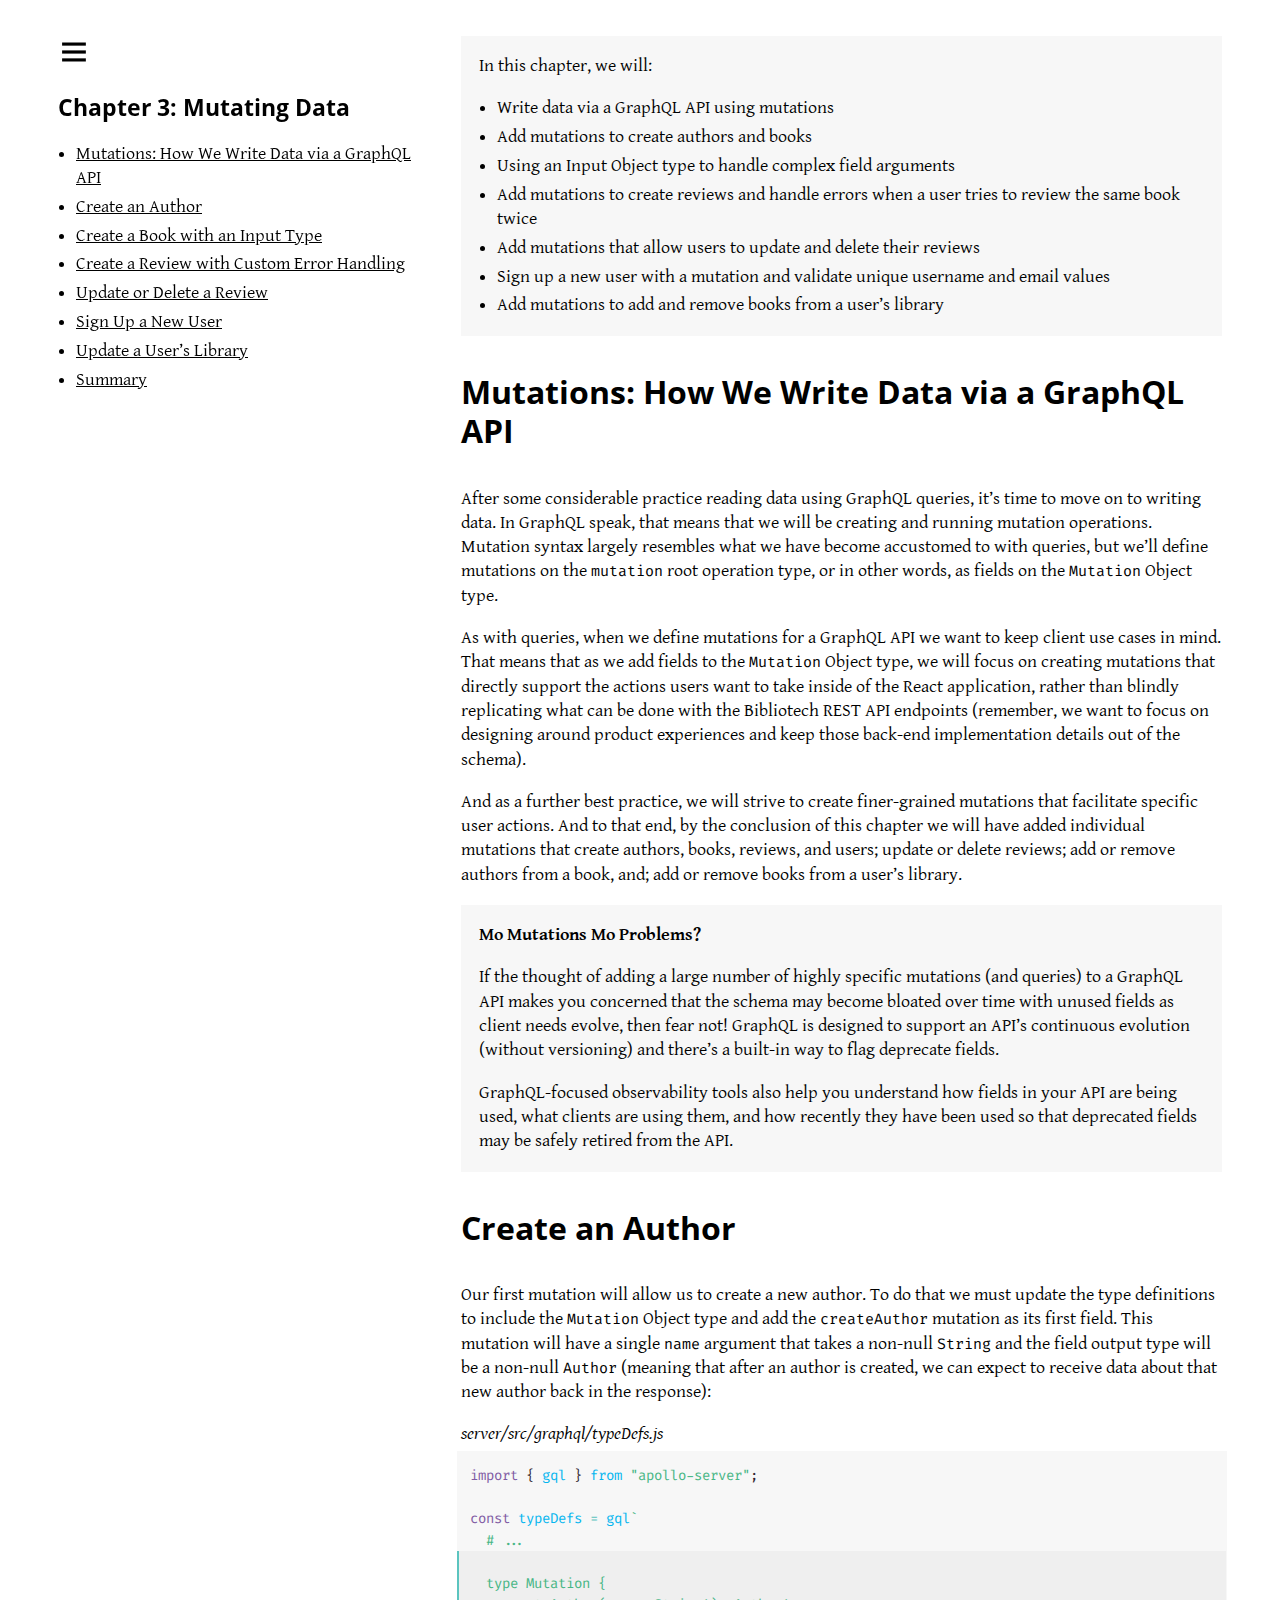
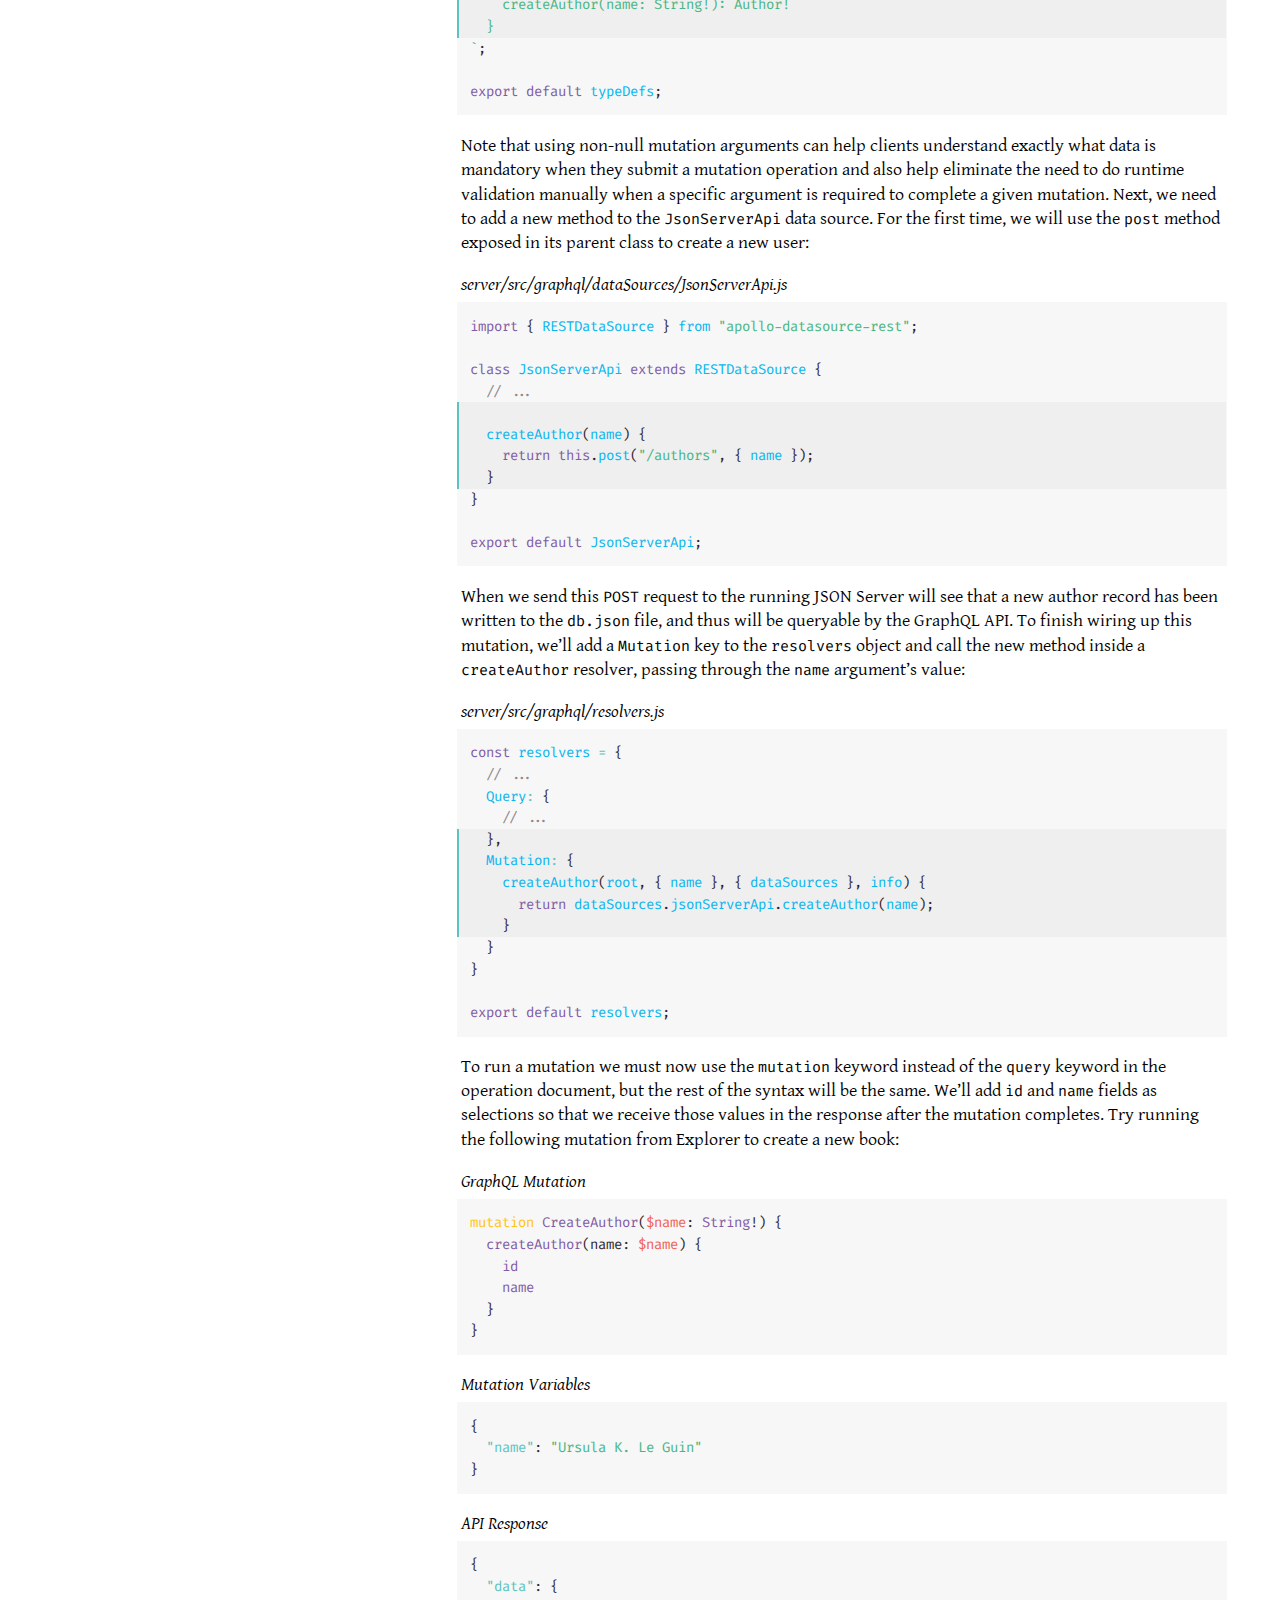
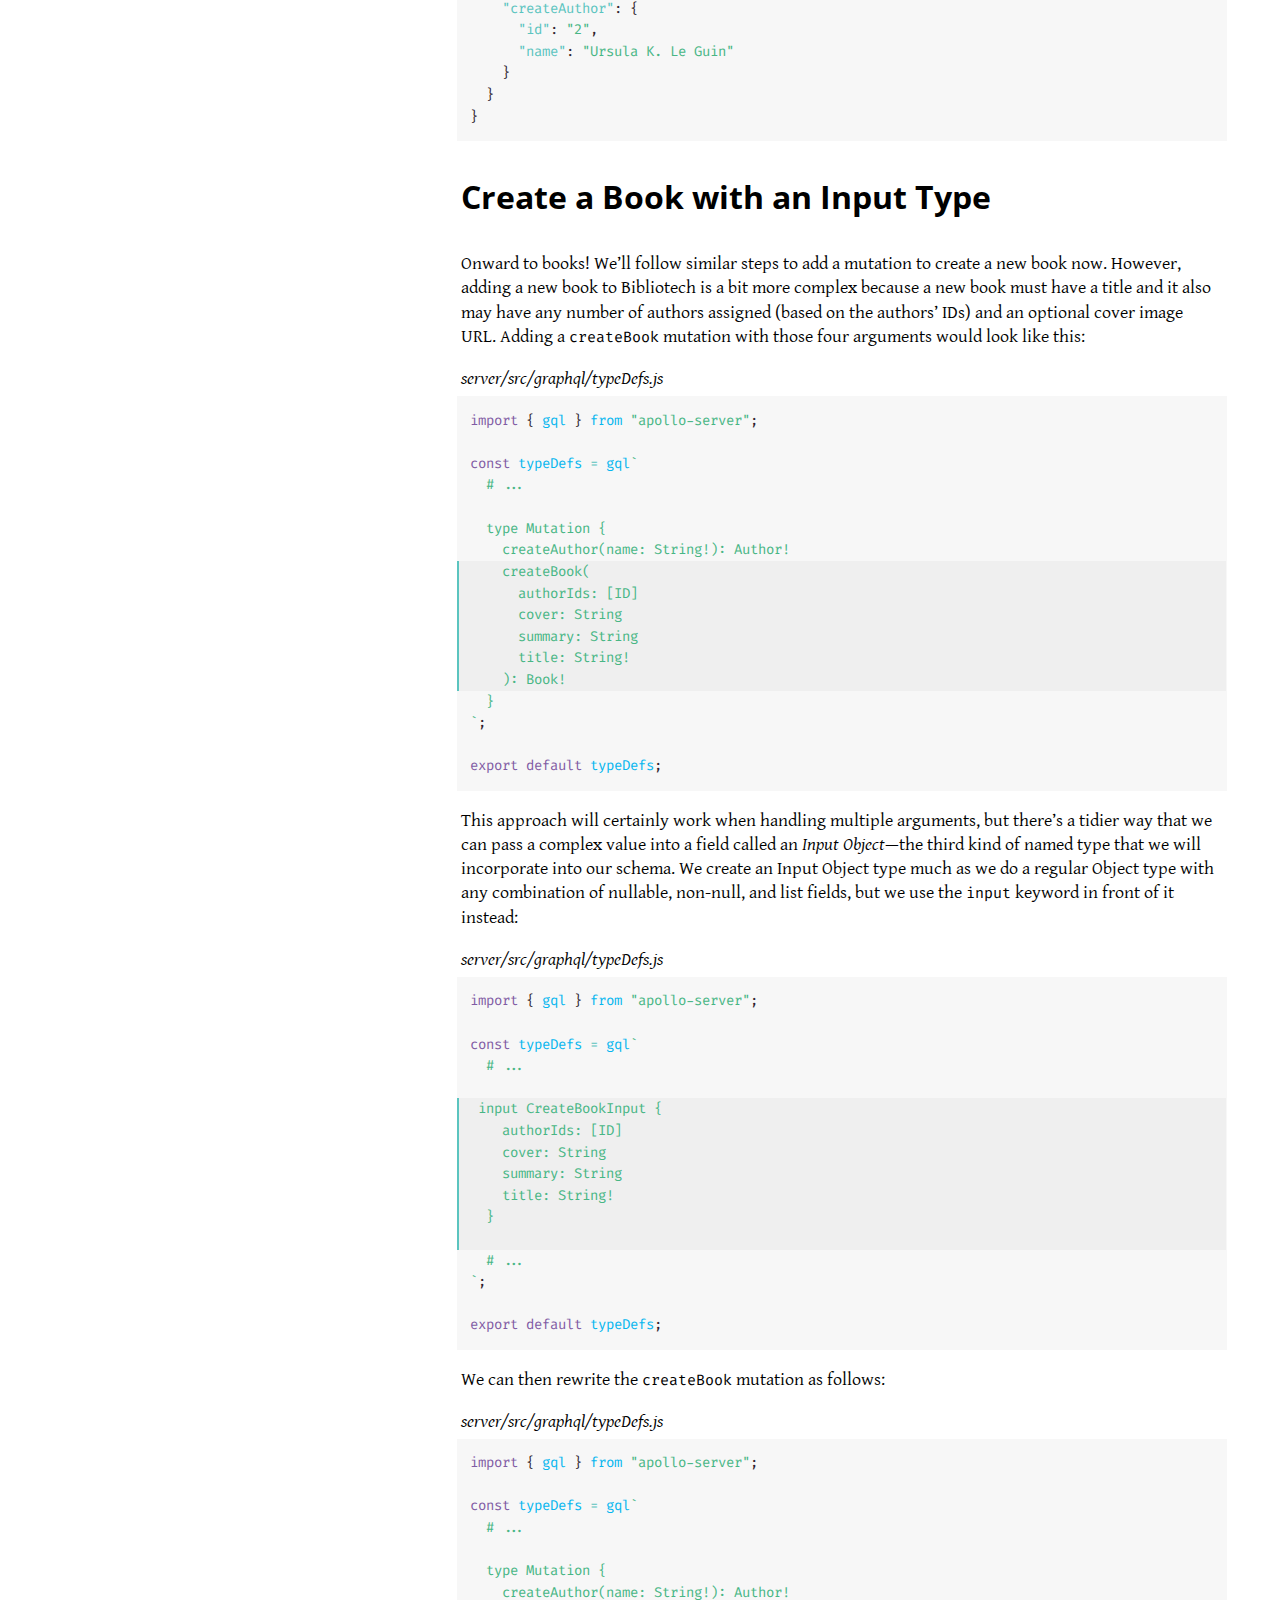
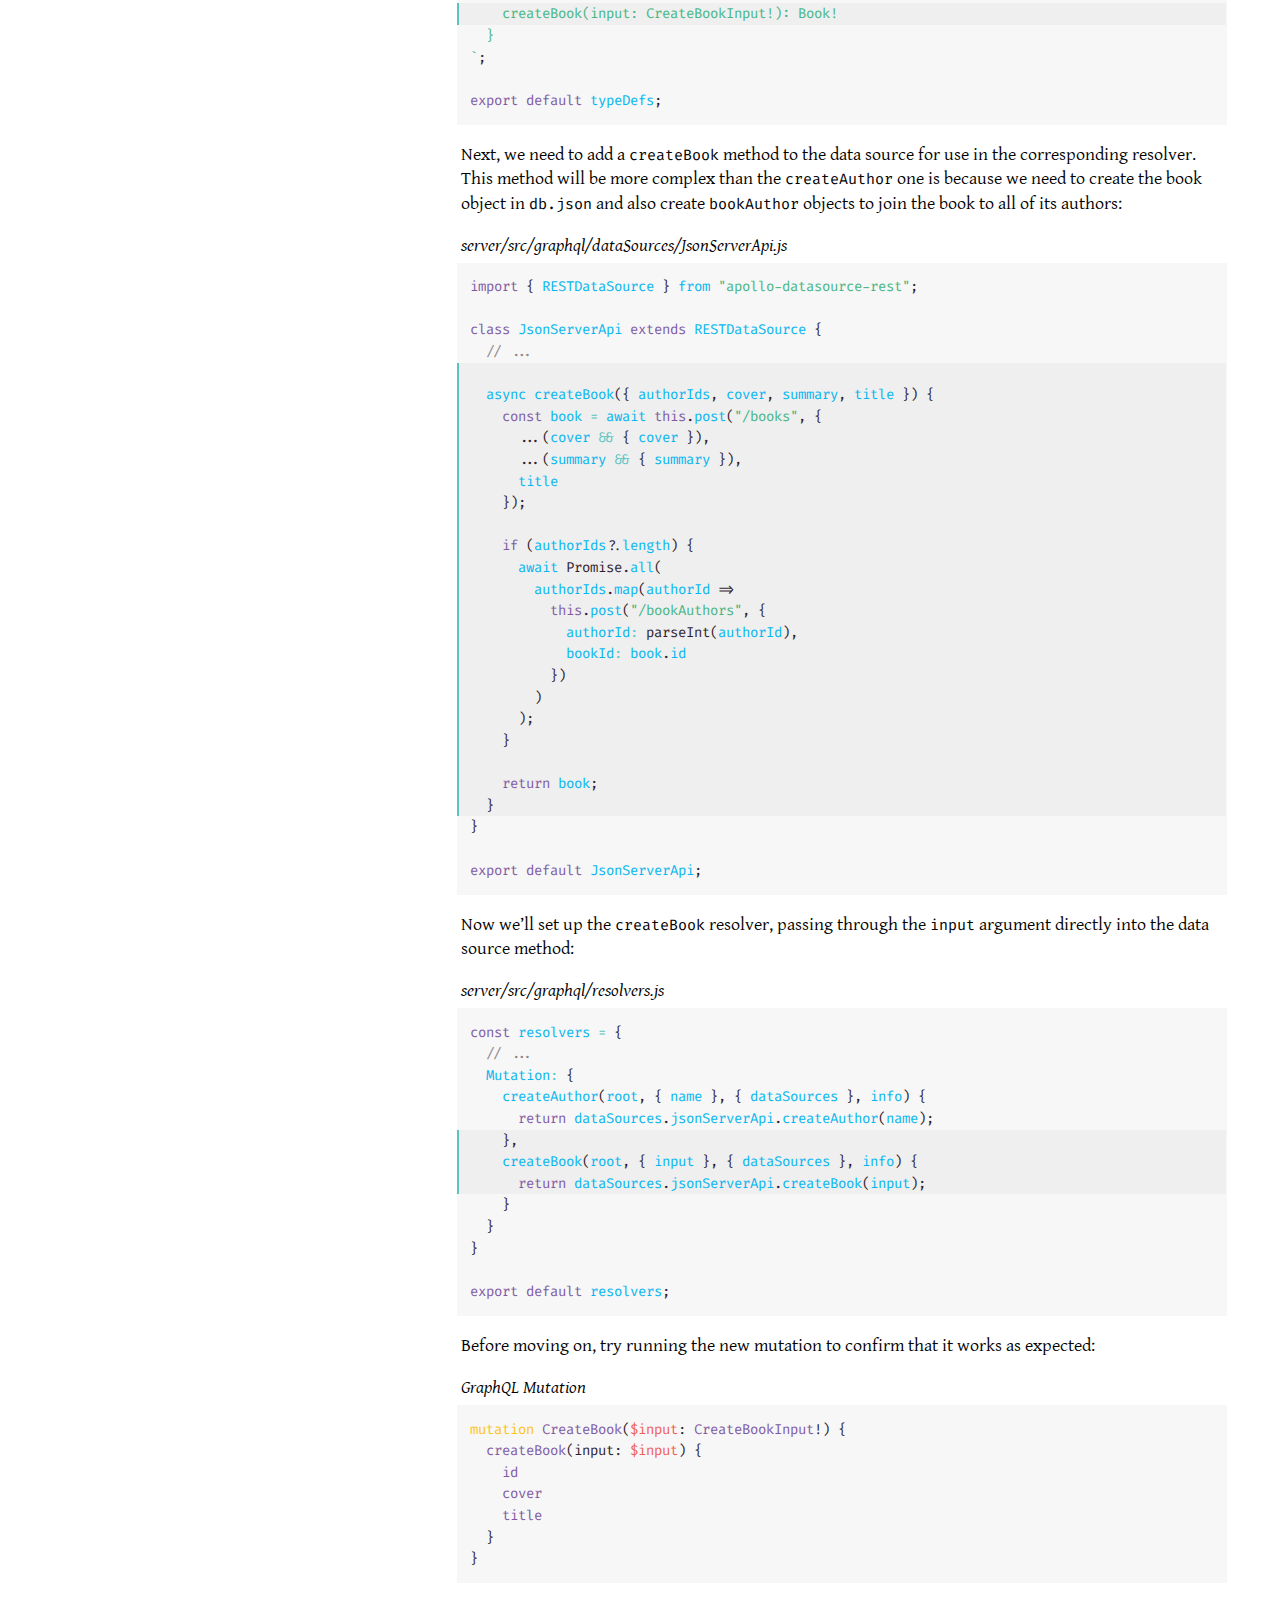
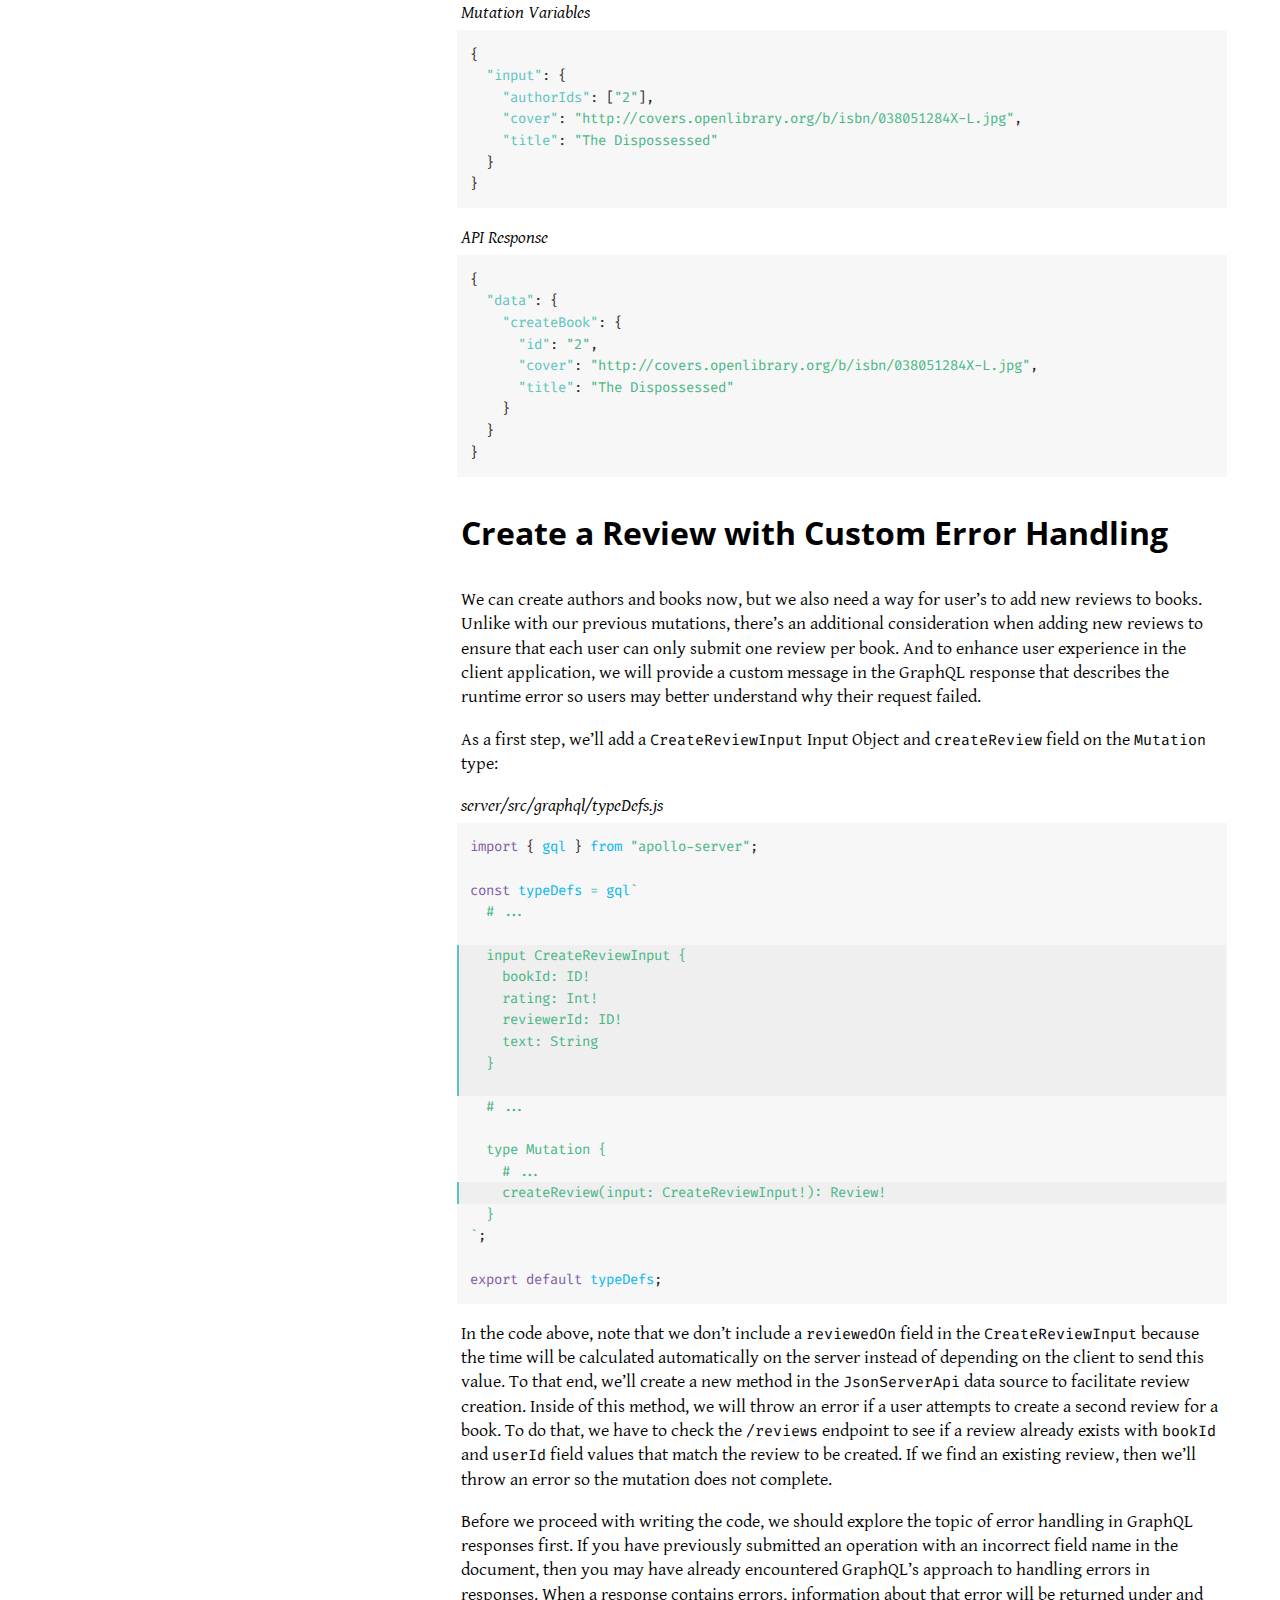
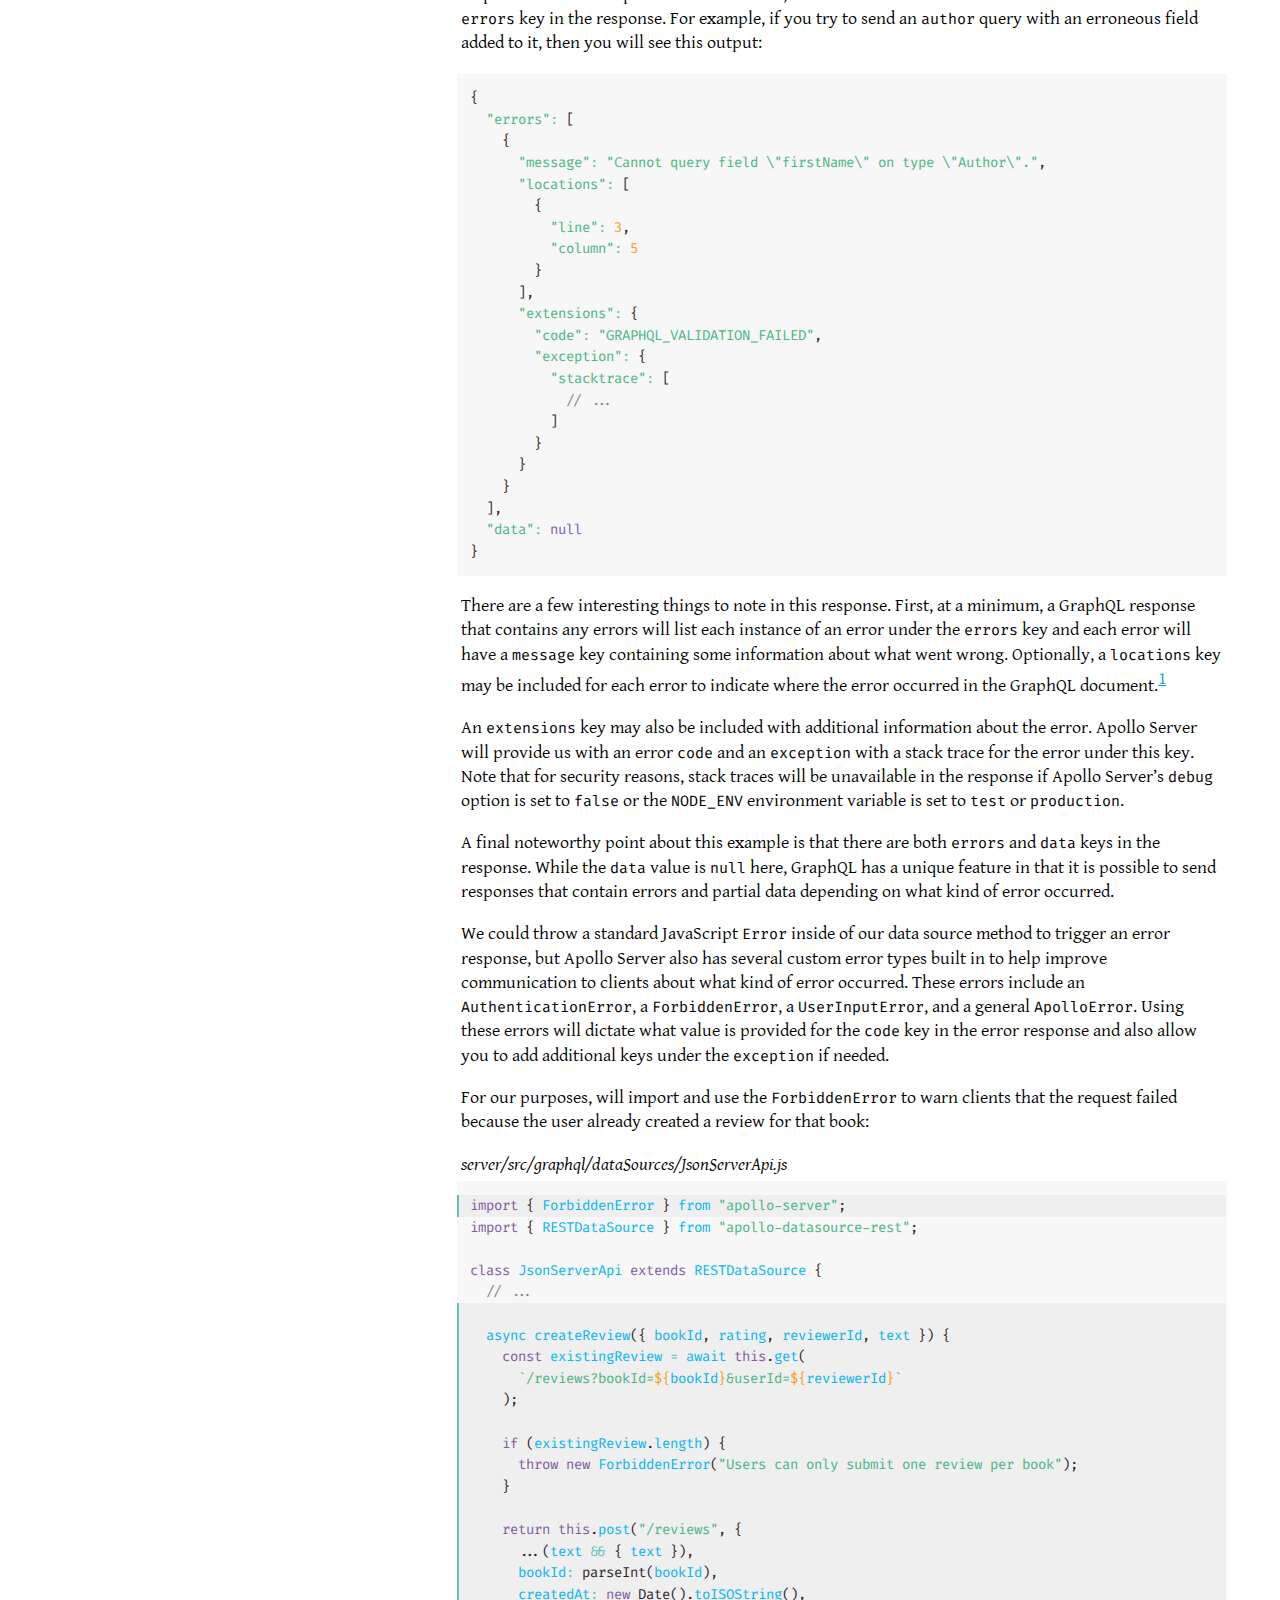
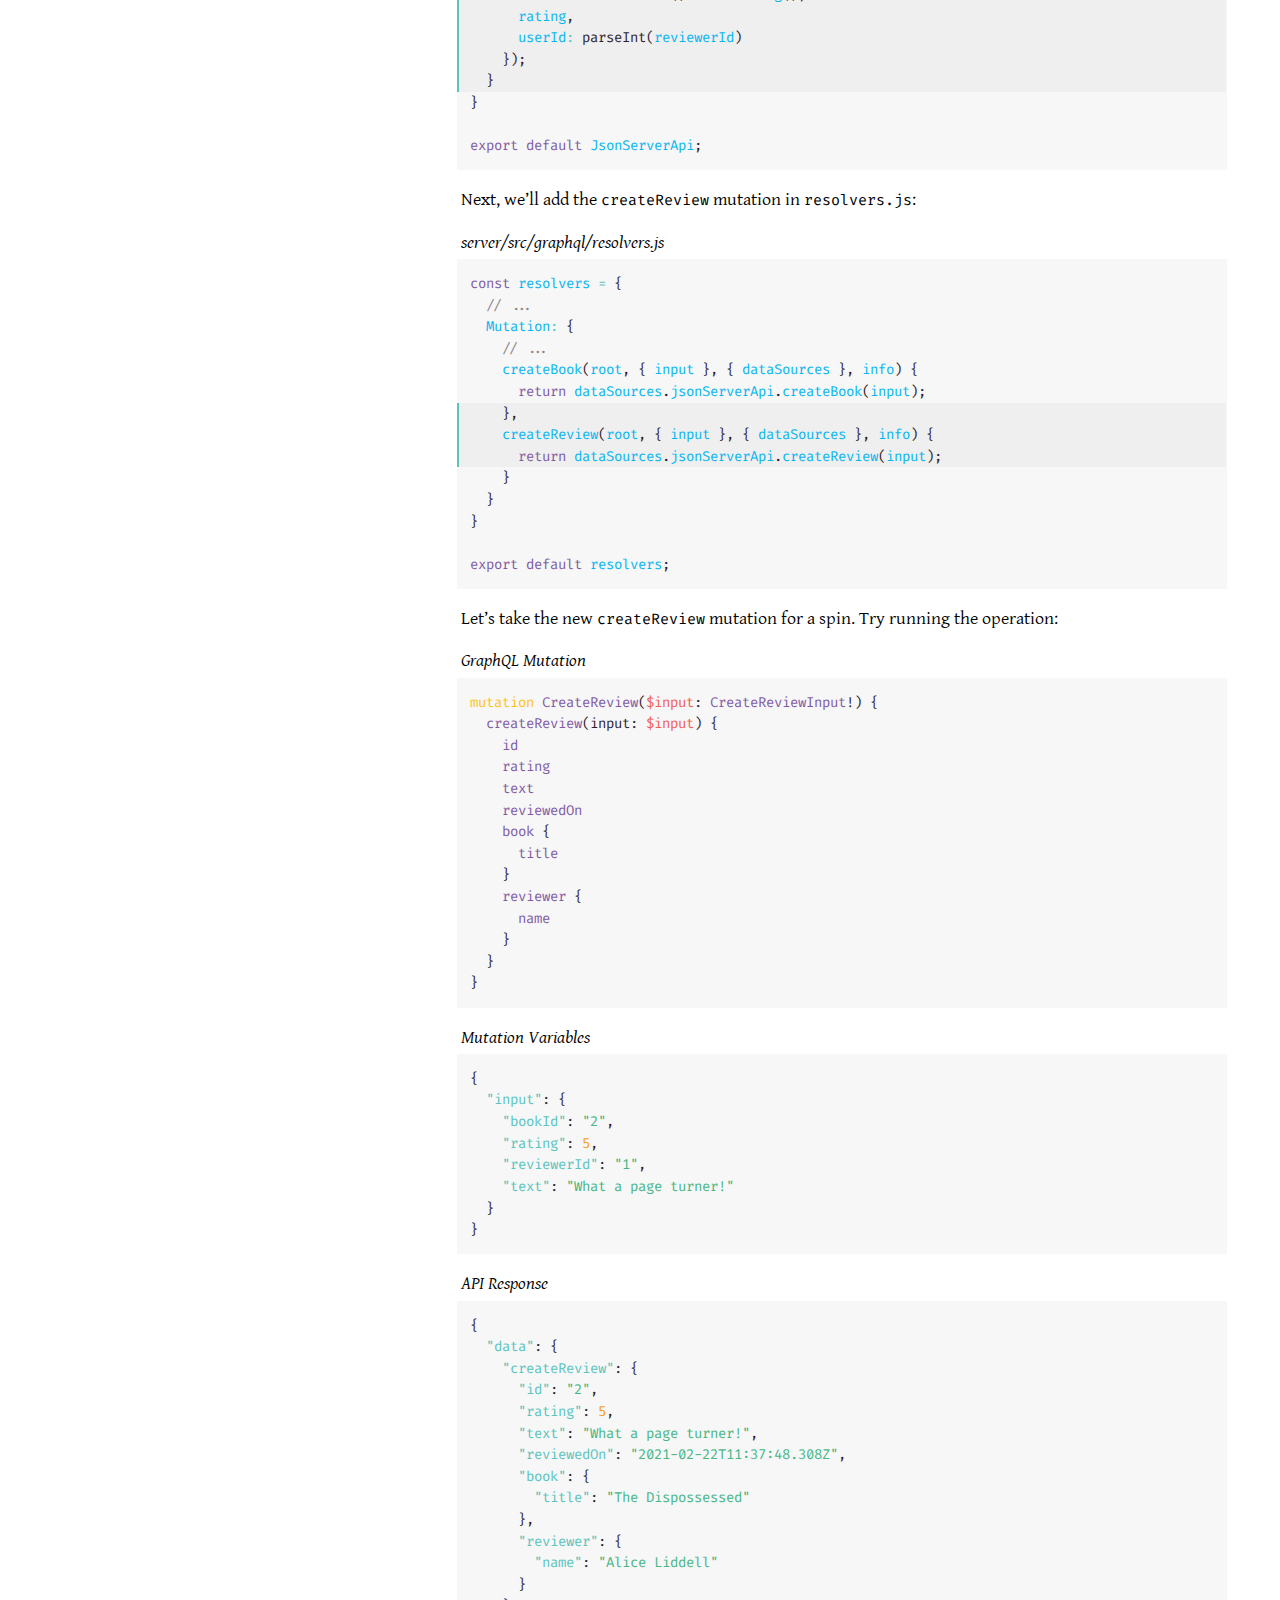
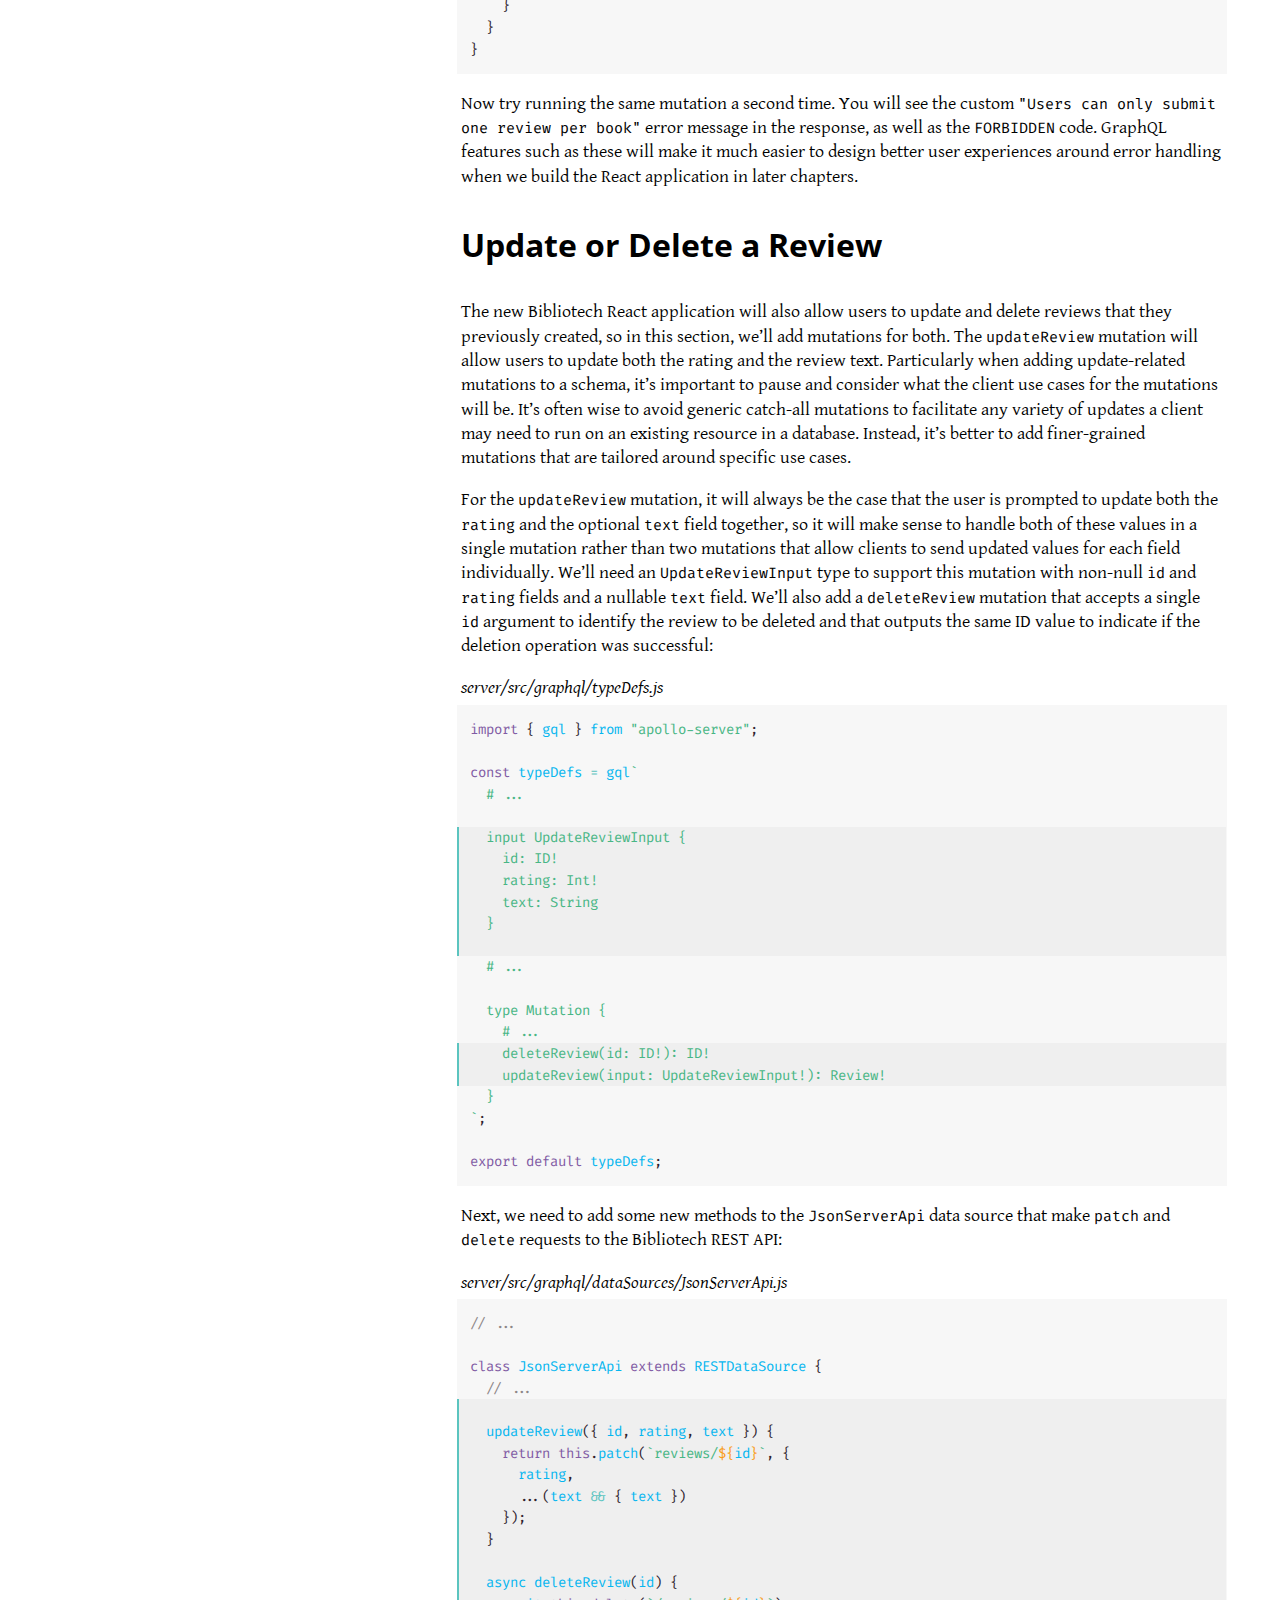
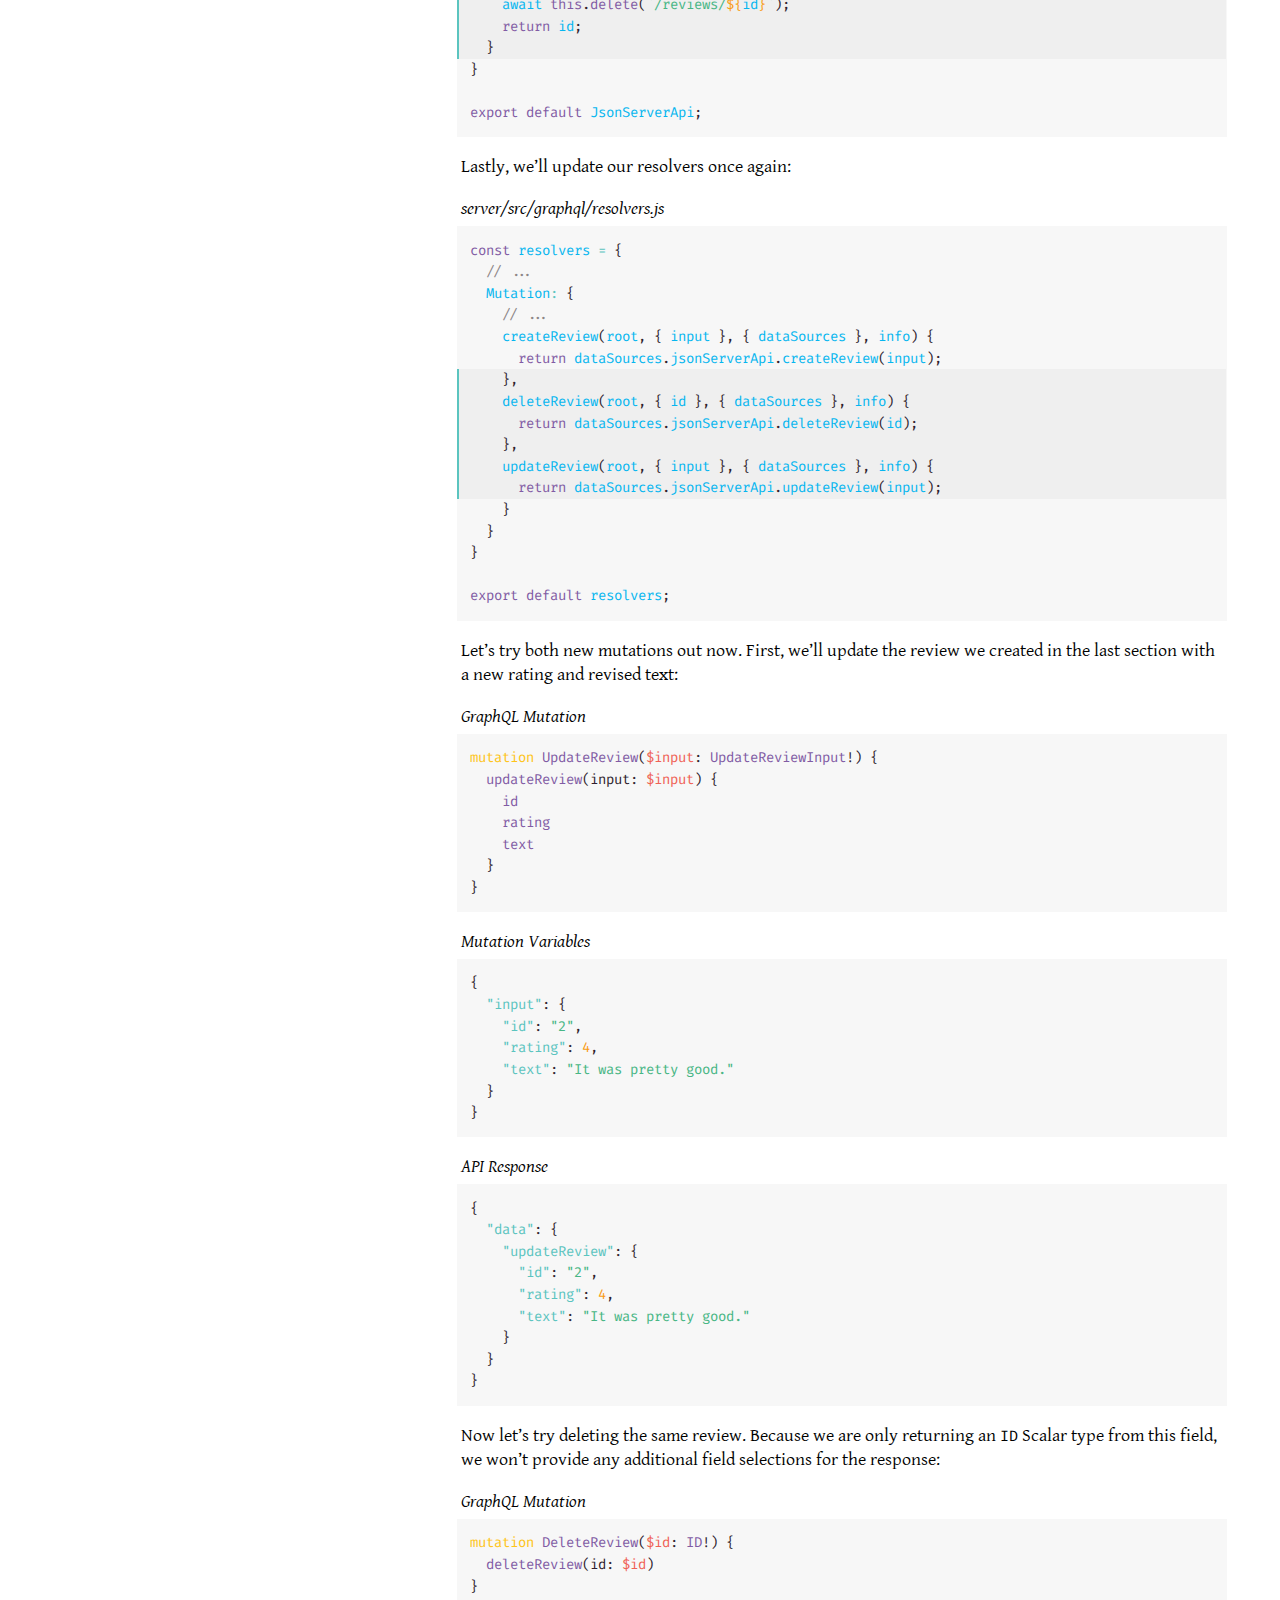
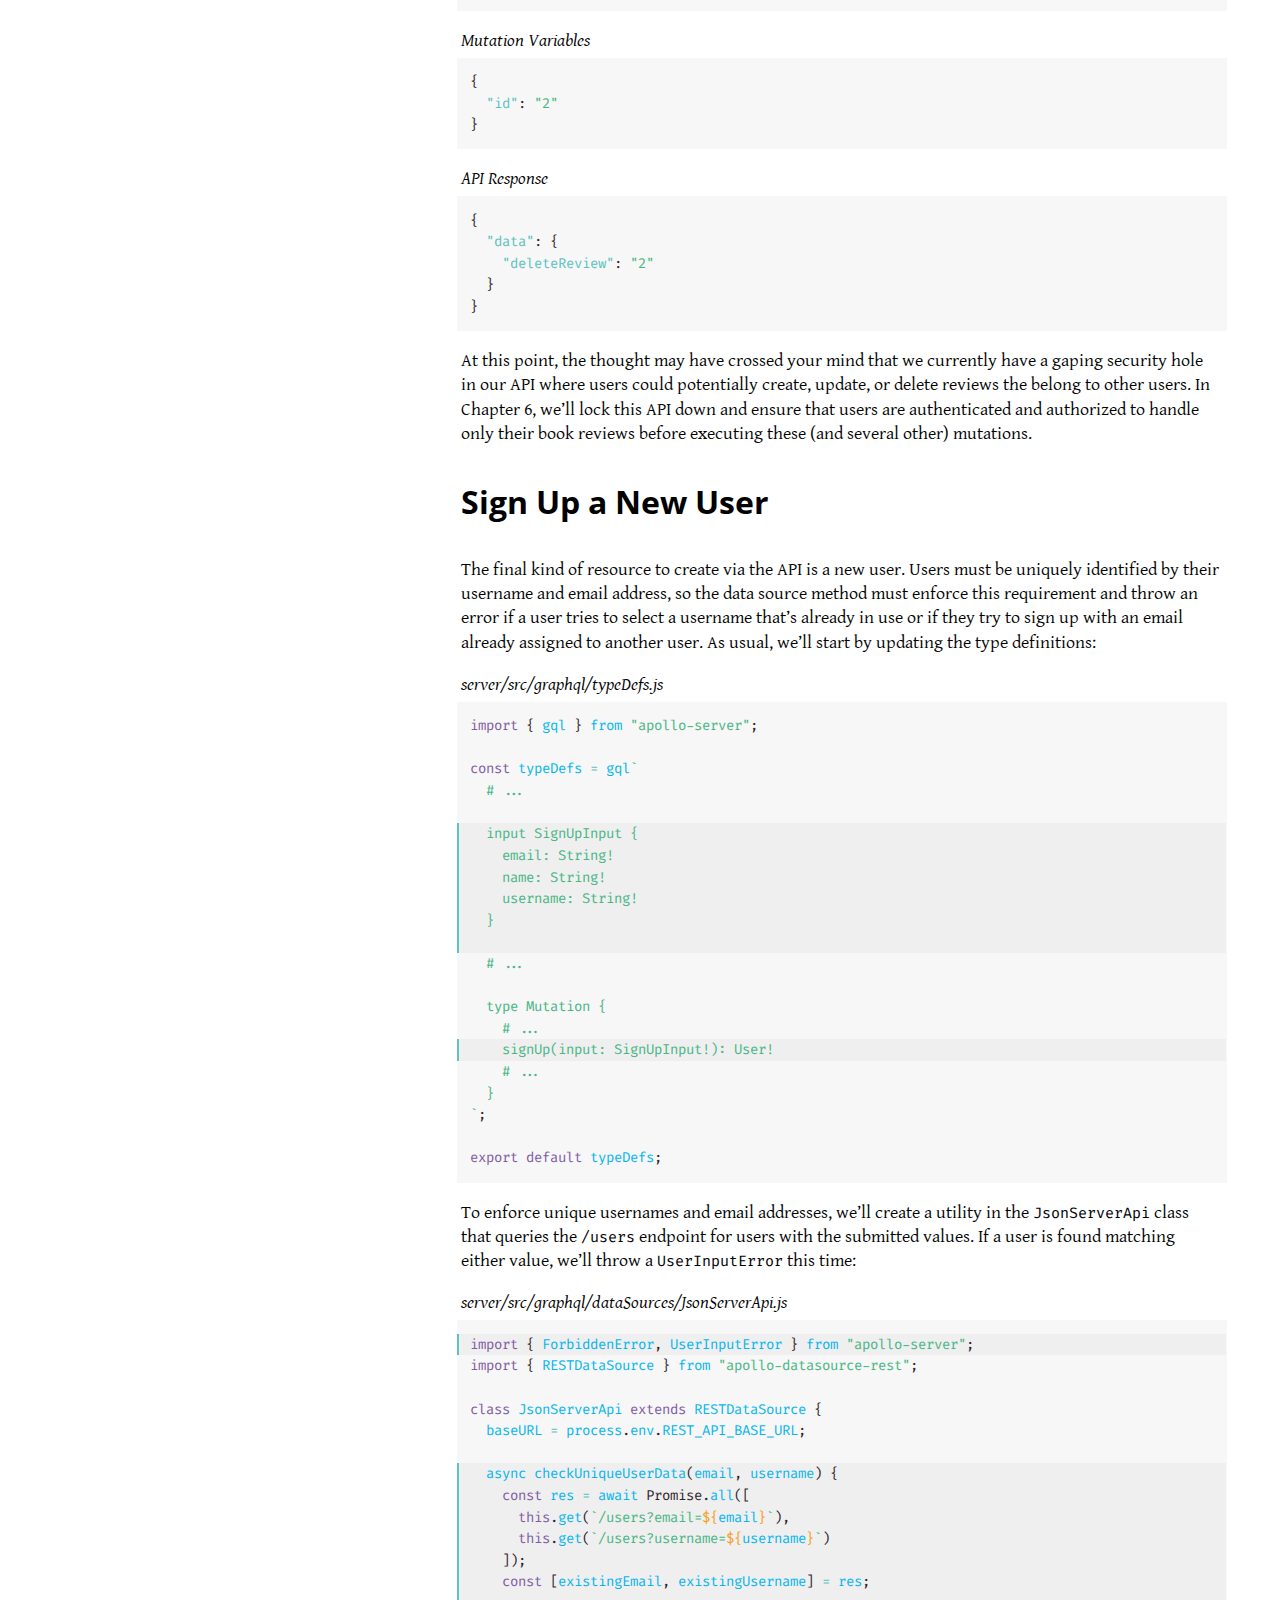
<file: get-going-with-graphql/content/chapter-03/index.html>
<!DOCTYPE html>
<html xmlns="http://www.w3.org/1999/xhtml" lang="en-US" xml:lang="en-US">
<head>
  <meta charset="utf-8" />
  <link rel="icon" href="../../images/favicon.ico" />
  <meta name="generator" content="pandoc" />
  <meta name="viewport" content="width=device-width, initial-scale=1.0, user-scalable=yes" />
  <meta name="author" content="Mandi Wise" />
  <title>Get Going with GraphQL</title>
  <style>
    code{white-space: pre-wrap;}
    span.smallcaps{font-variant: small-caps;}
    span.underline{text-decoration: underline;}
    div.column{display: inline-block; vertical-align: top; width: 50%;}
    div.hanging-indent{margin-left: 1.5em; text-indent: -1.5em;}
    ul.task-list{list-style: none;}
  </style>
  <link rel="stylesheet" href="../../css/web.min.css" />
  <!--[if lt IE 9]>
    <script src="//cdnjs.cloudflare.com/ajax/libs/html5shiv/3.7.3/html5shiv-printshiv.min.js"></script>
  <![endif]-->
</head>
<body>
<div id="masthead">
<div class="close-button-wrapper">
<button id="masthead-close" type="button"><span>Close</span></button>
</div>
<header id="title-block-header">
<h1 class="title">Get Going with GraphQL</h1>
<p class="subtitle">Learn How to Build JavaScript Applications with Apollo Server and Apollo Client</p>
<p class="author">Mandi Wise</p>
</header>
<nav class="book-nav">
<ol class="front-matter-content">
<li><a href="../preface/index.html">Preface</a></li>
</ol>
<ol class="main-matter-content">
<li><a href="../chapter-01/index.html">Up and Running with GraphQL and Apollo Server</a></li>
<li><a href="../chapter-02/index.html">More on Queries</a></li>
<li><a href="../chapter-03/index.html">Mutating Data</a></li>
<li><a href="../chapter-04/index.html">Pagination and Search Queries</a></li>
<li><a href="../chapter-05/index.html">Documentation, Custom Scalars, and Custom Directives</a></li>
<li><a href="../chapter-06/index.html">Authentication and Authorization</a></li>
<li><a href="../chapter-07/index.html">React App Set-up</a></li>
<li><a href="../chapter-08/index.html">Apollo Client with User Authentication</a></li>
<li><a href="../chapter-09/index.html">Pagination, Mutations, and the Apollo Client Cache</a></li>
<li><a href="../chapter-10/index.html">Real-time Updates with Subscriptions</a></li>
</ol>
<ol class="back-matter-content">
<li><a href="../appendix-a/index.html">Appendix A</a></li>
<li><a href="../about-the-author/index.html">About the Author</a></li>
<li><a href="../changelog/index.html">Changelog</a></li>
</ol>
<img src="../../images/8bp-logo-white.svg" class="logo" alt="8-Bit Press Inc. logo" />
</nav>
</div>
<div id="chapter">
<div class="chapter-nav">
<nav id="TOC" role="doc-toc">
<button id="masthead-open" type="button"><span>Book Navigation</span></button>
<h2 id="toc-title">Contents</h2>
<ul>
<li><a href="#mutating-data">Chapter 3: Mutating Data</a>
<ul>
<li><a href="#mutations-how-we-write-data-via-a-graphql-api">Mutations: How We Write Data via a GraphQL API</a></li>
<li><a href="#create-an-author">Create an Author</a></li>
<li><a href="#create-a-book-with-an-input-type">Create a Book with an Input Type</a></li>
<li><a href="#create-a-review-with-custom-error-handling">Create a Review with Custom Error Handling</a></li>
<li><a href="#update-or-delete-a-review">Update or Delete a Review</a></li>
<li><a href="#sign-up-a-new-user">Sign Up a New User</a></li>
<li><a href="#update-a-users-library">Update a User’s Library</a></li>
<li><a href="#summary">Summary</a></li>
</ul></li>
</ul>
</nav>
</div>
<div class="content">
<h1 id="mutating-data">Chapter 3: Mutating Data</h1>
<div class="boxout">
<p>In this chapter, we will:</p>
<ul>
<li>Write data via a GraphQL API using mutations</li>
<li>Add mutations to create authors and books</li>
<li>Using an Input Object type to handle complex field arguments</li>
<li>Add mutations to create reviews and handle errors when a user tries to review the same book twice</li>
<li>Add mutations that allow users to update and delete their reviews</li>
<li>Sign up a new user with a mutation and validate unique username and email values</li>
<li>Add mutations to add and remove books from a user’s library</li>
</ul>
</div>
<h2 id="mutations-how-we-write-data-via-a-graphql-api">Mutations: How We Write Data via a GraphQL API</h2>
<p>After some considerable practice reading data using GraphQL queries, it’s time to move on to writing data. In GraphQL speak, that means that we will be creating and running mutation operations. Mutation syntax largely resembles what we have become accustomed to with queries, but we’ll define mutations on the <code>mutation</code> root operation type, or in other words, as fields on the <code>Mutation</code> Object type.</p>
<p>As with queries, when we define mutations for a GraphQL API we want to keep client use cases in mind. That means that as we add fields to the <code>Mutation</code> Object type, we will focus on creating mutations that directly support the actions users want to take inside of the React application, rather than blindly replicating what can be done with the Bibliotech REST API endpoints (remember, we want to focus on designing around product experiences and keep those back-end implementation details out of the schema).</p>
<p>And as a further best practice, we will strive to create finer-grained mutations that facilitate specific user actions. And to that end, by the conclusion of this chapter we will have added individual mutations that create authors, books, reviews, and users; update or delete reviews; add or remove authors from a book, and; add or remove books from a user’s library.</p>
<div class="boxout">
<p><strong>Mo Mutations Mo Problems?</strong></p>
<p>If the thought of adding a large number of highly specific mutations (and queries) to a GraphQL API makes you concerned that the schema may become bloated over time with unused fields as client needs evolve, then fear not! GraphQL is designed to support an API’s continuous evolution (without versioning) and there’s a built-in way to flag deprecate fields.</p>
<p>GraphQL-focused observability tools also help you understand how fields in your API are being used, what clients are using them, and how recently they have been used so that deprecated fields may be safely retired from the API.</p>
</div>
<h2 id="create-an-author">Create an Author</h2>
<p>Our first mutation will allow us to create a new author. To do that we must update the type definitions to include the <code>Mutation</code> Object type and add the <code>createAuthor</code> mutation as its first field. This mutation will have a single <code>name</code> argument that takes a non-null <code>String</code> and the field output type will be a non-null <code>Author</code> (meaning that after an author is created, we can expect to receive data about that new author back in the response):</p>
<p></p>
<div class="code-context">
<p>server/src/graphql/typeDefs.js</p>
</div>
<div class="highlight"><pre><span></span><span class="kr">import</span> <span class="p">{</span> <span class="nx">gql</span> <span class="p">}</span> <span class="nx">from</span> <span class="s2">&quot;apollo-server&quot;</span><span class="p">;</span>

<span class="kr">const</span> <span class="nx">typeDefs</span> <span class="o">=</span> <span class="nx">gql</span><span class="sb">`</span>
<span class="sb">  # ...</span>
<span class="hll">
</span><span class="hll"><span class="sb">  type Mutation {</span>
</span><span class="hll"><span class="sb">    createAuthor(name: String!): Author!</span>
</span><span class="hll"><span class="sb">  }</span>
</span><span class="sb">`</span><span class="p">;</span>

<span class="kr">export</span> <span class="k">default</span> <span class="nx">typeDefs</span><span class="p">;</span>
</pre></div>

<p>Note that using non-null mutation arguments can help clients understand exactly what data is mandatory when they submit a mutation operation and also help eliminate the need to do runtime validation manually when a specific argument is required to complete a given mutation. Next, we need to add a new method to the <code>JsonServerApi</code> data source. For the first time, we will use the <code>post</code> method exposed in its parent class to create a new user:</p>
<p></p>
<div class="code-context">
<p>server/src/graphql/dataSources/JsonServerApi.js</p>
</div>
<div class="highlight"><pre><span></span><span class="kr">import</span> <span class="p">{</span> <span class="nx">RESTDataSource</span> <span class="p">}</span> <span class="nx">from</span> <span class="s2">&quot;apollo-datasource-rest&quot;</span><span class="p">;</span>

<span class="kr">class</span> <span class="nx">JsonServerApi</span> <span class="kr">extends</span> <span class="nx">RESTDataSource</span> <span class="p">{</span>
  <span class="c1">// ...</span>
<span class="hll">  
</span><span class="hll">  <span class="nx">createAuthor</span><span class="p">(</span><span class="nx">name</span><span class="p">)</span> <span class="p">{</span>
</span><span class="hll">    <span class="k">return</span> <span class="k">this</span><span class="p">.</span><span class="nx">post</span><span class="p">(</span><span class="s2">&quot;/authors&quot;</span><span class="p">,</span> <span class="p">{</span> <span class="nx">name</span> <span class="p">});</span>
</span><span class="hll">  <span class="p">}</span>
</span><span class="p">}</span>

<span class="kr">export</span> <span class="k">default</span> <span class="nx">JsonServerApi</span><span class="p">;</span>
</pre></div>

<p>When we send this <code>POST</code> request to the running JSON Server will see that a new author record has been written to the <code>db.json</code> file, and thus will be queryable by the GraphQL API. To finish wiring up this mutation, we’ll add a <code>Mutation</code> key to the <code>resolvers</code> object and call the new method inside a <code>createAuthor</code> resolver, passing through the <code>name</code> argument’s value:</p>
<p></p>
<div class="code-context">
<p>server/src/graphql/resolvers.js</p>
</div>
<div class="highlight"><pre><span></span><span class="kr">const</span> <span class="nx">resolvers</span> <span class="o">=</span> <span class="p">{</span>
  <span class="c1">// ...</span>
  <span class="nx">Query</span><span class="o">:</span> <span class="p">{</span>
    <span class="c1">// ...</span>
<span class="hll">  <span class="p">},</span>
</span><span class="hll">  <span class="nx">Mutation</span><span class="o">:</span> <span class="p">{</span>
</span><span class="hll">    <span class="nx">createAuthor</span><span class="p">(</span><span class="nx">root</span><span class="p">,</span> <span class="p">{</span> <span class="nx">name</span> <span class="p">},</span> <span class="p">{</span> <span class="nx">dataSources</span> <span class="p">},</span> <span class="nx">info</span><span class="p">)</span> <span class="p">{</span>
</span><span class="hll">      <span class="k">return</span> <span class="nx">dataSources</span><span class="p">.</span><span class="nx">jsonServerApi</span><span class="p">.</span><span class="nx">createAuthor</span><span class="p">(</span><span class="nx">name</span><span class="p">);</span>
</span><span class="hll">    <span class="p">}</span>
</span>  <span class="p">}</span>
<span class="p">}</span>

<span class="kr">export</span> <span class="k">default</span> <span class="nx">resolvers</span><span class="p">;</span>
</pre></div>

<p>To run a mutation we must now use the <code>mutation</code> keyword instead of the <code>query</code> keyword in the operation document, but the rest of the syntax will be the same. We’ll add <code>id</code> and <code>name</code> fields as selections so that we receive those values in the response after the mutation completes. Try running the following mutation from Explorer to create a new book:</p>
<p></p>
<div class="code-context">
<p>GraphQL Mutation</p>
</div>
<div class="highlight"><pre><span></span><span class="kt">mutation</span> <span class="k">CreateAuthor</span><span class="p">(</span><span class="nv">$name</span><span class="p">:</span> <span class="k">String</span><span class="p">!)</span> <span class="p">{</span>
  <span class="k">createAuthor</span><span class="p">(</span>name: <span class="nv">$name</span><span class="p">)</span> <span class="p">{</span>
    <span class="k">id</span>
    <span class="k">name</span>
  <span class="p">}</span>
<span class="p">}</span>
</pre></div>

<p></p>
<div class="code-context">
<p>Mutation Variables</p>
</div>
<div class="highlight"><pre><span></span><span class="p">{</span>
  <span class="nt">&quot;name&quot;</span><span class="p">:</span> <span class="s2">&quot;Ursula K. Le Guin&quot;</span>
<span class="p">}</span>
</pre></div>

<p></p>
<div class="code-context">
<p>API Response</p>
</div>
<div class="highlight"><pre><span></span><span class="p">{</span>
  <span class="nt">&quot;data&quot;</span><span class="p">:</span> <span class="p">{</span>
    <span class="nt">&quot;createAuthor&quot;</span><span class="p">:</span> <span class="p">{</span>
      <span class="nt">&quot;id&quot;</span><span class="p">:</span> <span class="s2">&quot;2&quot;</span><span class="p">,</span>
      <span class="nt">&quot;name&quot;</span><span class="p">:</span> <span class="s2">&quot;Ursula K. Le Guin&quot;</span>
    <span class="p">}</span>
  <span class="p">}</span>
<span class="p">}</span>
</pre></div>

<h2 id="create-a-book-with-an-input-type">Create a Book with an Input Type</h2>
<p>Onward to books! We’ll follow similar steps to add a mutation to create a new book now. However, adding a new book to Bibliotech is a bit more complex because a new book must have a title and it also may have any number of authors assigned (based on the authors’ IDs) and an optional cover image URL. Adding a <code>createBook</code> mutation with those four arguments would look like this:</p>
<p></p>
<div class="code-context">
<p>server/src/graphql/typeDefs.js</p>
</div>
<div class="highlight"><pre><span></span><span class="kr">import</span> <span class="p">{</span> <span class="nx">gql</span> <span class="p">}</span> <span class="nx">from</span> <span class="s2">&quot;apollo-server&quot;</span><span class="p">;</span>

<span class="kr">const</span> <span class="nx">typeDefs</span> <span class="o">=</span> <span class="nx">gql</span><span class="sb">`</span>
<span class="sb">  # ...</span>

<span class="sb">  type Mutation {</span>
<span class="sb">    createAuthor(name: String!): Author!</span>
<span class="hll"><span class="sb">    createBook(</span>
</span><span class="hll"><span class="sb">      authorIds: [ID]</span>
</span><span class="hll"><span class="sb">      cover: String</span>
</span><span class="hll"><span class="sb">      summary: String</span>
</span><span class="hll"><span class="sb">      title: String!</span>
</span><span class="hll"><span class="sb">    ): Book!</span>
</span><span class="sb">  }</span>
<span class="sb">`</span><span class="p">;</span>

<span class="kr">export</span> <span class="k">default</span> <span class="nx">typeDefs</span><span class="p">;</span>
</pre></div>

<p>This approach will certainly work when handling multiple arguments, but there’s a tidier way that we can pass a complex value into a field called an <em>Input Object</em>—the third kind of named type that we will incorporate into our schema. We create an Input Object type much as we do a regular Object type with any combination of nullable, non-null, and list fields, but we use the <code>input</code> keyword in front of it instead:</p>
<p></p>
<div class="code-context">
<p>server/src/graphql/typeDefs.js</p>
</div>
<div class="highlight"><pre><span></span><span class="kr">import</span> <span class="p">{</span> <span class="nx">gql</span> <span class="p">}</span> <span class="nx">from</span> <span class="s2">&quot;apollo-server&quot;</span><span class="p">;</span>

<span class="kr">const</span> <span class="nx">typeDefs</span> <span class="o">=</span> <span class="nx">gql</span><span class="sb">`</span>
<span class="sb">  # ...</span>

<span class="hll"><span class="sb"> input CreateBookInput {</span>
</span><span class="hll"><span class="sb">    authorIds: [ID]</span>
</span><span class="hll"><span class="sb">    cover: String</span>
</span><span class="hll"><span class="sb">    summary: String</span>
</span><span class="hll"><span class="sb">    title: String!</span>
</span><span class="hll"><span class="sb">  }</span>
</span><span class="hll">
</span><span class="sb">  # ...</span>
<span class="sb">`</span><span class="p">;</span>

<span class="kr">export</span> <span class="k">default</span> <span class="nx">typeDefs</span><span class="p">;</span>
</pre></div>

<p>We can then rewrite the <code>createBook</code> mutation as follows:</p>
<p></p>
<div class="code-context">
<p>server/src/graphql/typeDefs.js</p>
</div>
<div class="highlight"><pre><span></span><span class="kr">import</span> <span class="p">{</span> <span class="nx">gql</span> <span class="p">}</span> <span class="nx">from</span> <span class="s2">&quot;apollo-server&quot;</span><span class="p">;</span>

<span class="kr">const</span> <span class="nx">typeDefs</span> <span class="o">=</span> <span class="nx">gql</span><span class="sb">`</span>
<span class="sb">  # ...</span>

<span class="sb">  type Mutation {</span>
<span class="sb">    createAuthor(name: String!): Author!</span>
<span class="hll"><span class="sb">    createBook(input: CreateBookInput!): Book!</span>
</span><span class="sb">  }</span>
<span class="sb">`</span><span class="p">;</span>

<span class="kr">export</span> <span class="k">default</span> <span class="nx">typeDefs</span><span class="p">;</span>
</pre></div>

<p>Next, we need to add a <code>createBook</code> method to the data source for use in the corresponding resolver. This method will be more complex than the <code>createAuthor</code> one is because we need to create the book object in <code>db.json</code> and also create <code>bookAuthor</code> objects to join the book to all of its authors:</p>
<p></p>
<div class="code-context">
<p>server/src/graphql/dataSources/JsonServerApi.js</p>
</div>
<div class="highlight"><pre><span></span><span class="kr">import</span> <span class="p">{</span> <span class="nx">RESTDataSource</span> <span class="p">}</span> <span class="nx">from</span> <span class="s2">&quot;apollo-datasource-rest&quot;</span><span class="p">;</span>

<span class="kr">class</span> <span class="nx">JsonServerApi</span> <span class="kr">extends</span> <span class="nx">RESTDataSource</span> <span class="p">{</span>
  <span class="c1">// ...</span>
<span class="hll">  
</span><span class="hll">  <span class="nx">async</span> <span class="nx">createBook</span><span class="p">({</span> <span class="nx">authorIds</span><span class="p">,</span> <span class="nx">cover</span><span class="p">,</span> <span class="nx">summary</span><span class="p">,</span> <span class="nx">title</span> <span class="p">})</span> <span class="p">{</span>
</span><span class="hll">    <span class="kr">const</span> <span class="nx">book</span> <span class="o">=</span> <span class="nx">await</span> <span class="k">this</span><span class="p">.</span><span class="nx">post</span><span class="p">(</span><span class="s2">&quot;/books&quot;</span><span class="p">,</span> <span class="p">{</span>
</span><span class="hll">      <span class="p">...(</span><span class="nx">cover</span> <span class="o">&amp;&amp;</span> <span class="p">{</span> <span class="nx">cover</span> <span class="p">}),</span>
</span><span class="hll">      <span class="p">...(</span><span class="nx">summary</span> <span class="o">&amp;&amp;</span> <span class="p">{</span> <span class="nx">summary</span> <span class="p">}),</span>
</span><span class="hll">      <span class="nx">title</span>
</span><span class="hll">    <span class="p">});</span>
</span><span class="hll">
</span><span class="hll">    <span class="k">if</span> <span class="p">(</span><span class="nx">authorIds</span><span class="o">?</span><span class="p">.</span><span class="nx">length</span><span class="p">)</span> <span class="p">{</span>
</span><span class="hll">      <span class="nx">await</span> <span class="nb">Promise</span><span class="p">.</span><span class="nx">all</span><span class="p">(</span>
</span><span class="hll">        <span class="nx">authorIds</span><span class="p">.</span><span class="nx">map</span><span class="p">(</span><span class="nx">authorId</span> <span class="p">=&gt;</span>
</span><span class="hll">          <span class="k">this</span><span class="p">.</span><span class="nx">post</span><span class="p">(</span><span class="s2">&quot;/bookAuthors&quot;</span><span class="p">,</span> <span class="p">{</span>
</span><span class="hll">            <span class="nx">authorId</span><span class="o">:</span> <span class="nb">parseInt</span><span class="p">(</span><span class="nx">authorId</span><span class="p">),</span>
</span><span class="hll">            <span class="nx">bookId</span><span class="o">:</span> <span class="nx">book</span><span class="p">.</span><span class="nx">id</span>
</span><span class="hll">          <span class="p">})</span>
</span><span class="hll">        <span class="p">)</span>
</span><span class="hll">      <span class="p">);</span>
</span><span class="hll">    <span class="p">}</span>
</span><span class="hll">        
</span><span class="hll">    <span class="k">return</span> <span class="nx">book</span><span class="p">;</span>
</span><span class="hll">  <span class="p">}</span>
</span><span class="p">}</span>

<span class="kr">export</span> <span class="k">default</span> <span class="nx">JsonServerApi</span><span class="p">;</span>
</pre></div>

<p>Now we’ll set up the <code>createBook</code> resolver, passing through the <code>input</code> argument directly into the data source method:</p>
<p></p>
<div class="code-context">
<p>server/src/graphql/resolvers.js</p>
</div>
<div class="highlight"><pre><span></span><span class="kr">const</span> <span class="nx">resolvers</span> <span class="o">=</span> <span class="p">{</span>
  <span class="c1">// ...</span>
  <span class="nx">Mutation</span><span class="o">:</span> <span class="p">{</span>
    <span class="nx">createAuthor</span><span class="p">(</span><span class="nx">root</span><span class="p">,</span> <span class="p">{</span> <span class="nx">name</span> <span class="p">},</span> <span class="p">{</span> <span class="nx">dataSources</span> <span class="p">},</span> <span class="nx">info</span><span class="p">)</span> <span class="p">{</span>
      <span class="k">return</span> <span class="nx">dataSources</span><span class="p">.</span><span class="nx">jsonServerApi</span><span class="p">.</span><span class="nx">createAuthor</span><span class="p">(</span><span class="nx">name</span><span class="p">);</span>
<span class="hll">    <span class="p">},</span>
</span><span class="hll">    <span class="nx">createBook</span><span class="p">(</span><span class="nx">root</span><span class="p">,</span> <span class="p">{</span> <span class="nx">input</span> <span class="p">},</span> <span class="p">{</span> <span class="nx">dataSources</span> <span class="p">},</span> <span class="nx">info</span><span class="p">)</span> <span class="p">{</span>
</span><span class="hll">      <span class="k">return</span> <span class="nx">dataSources</span><span class="p">.</span><span class="nx">jsonServerApi</span><span class="p">.</span><span class="nx">createBook</span><span class="p">(</span><span class="nx">input</span><span class="p">);</span>
</span>    <span class="p">}</span>
  <span class="p">}</span>
<span class="p">}</span>

<span class="kr">export</span> <span class="k">default</span> <span class="nx">resolvers</span><span class="p">;</span>
</pre></div>

<p>Before moving on, try running the new mutation to confirm that it works as expected:</p>
<p></p>
<div class="code-context">
<p>GraphQL Mutation</p>
</div>
<div class="highlight"><pre><span></span><span class="kt">mutation</span> <span class="k">CreateBook</span><span class="p">(</span><span class="nv">$input</span><span class="p">:</span> <span class="k">CreateBookInput</span><span class="p">!)</span> <span class="p">{</span>
  <span class="k">createBook</span><span class="p">(</span>input: <span class="nv">$input</span><span class="p">)</span> <span class="p">{</span>
    <span class="k">id</span>
    <span class="k">cover</span>
    <span class="k">title</span>
  <span class="p">}</span>
<span class="p">}</span>
</pre></div>

<p></p>
<div class="code-context">
<p>Mutation Variables</p>
</div>
<div class="highlight"><pre><span></span><span class="p">{</span>
  <span class="nt">&quot;input&quot;</span><span class="p">:</span> <span class="p">{</span>
    <span class="nt">&quot;authorIds&quot;</span><span class="p">:</span> <span class="p">[</span><span class="s2">&quot;2&quot;</span><span class="p">],</span>
    <span class="nt">&quot;cover&quot;</span><span class="p">:</span> <span class="s2">&quot;http://covers.openlibrary.org/b/isbn/038051284X-L.jpg&quot;</span><span class="p">,</span>
    <span class="nt">&quot;title&quot;</span><span class="p">:</span> <span class="s2">&quot;The Dispossessed&quot;</span>
  <span class="p">}</span>
<span class="p">}</span>
</pre></div>

<p></p>
<div class="code-context">
<p>API Response</p>
</div>
<div class="highlight"><pre><span></span><span class="p">{</span>
  <span class="nt">&quot;data&quot;</span><span class="p">:</span> <span class="p">{</span>
    <span class="nt">&quot;createBook&quot;</span><span class="p">:</span> <span class="p">{</span>
      <span class="nt">&quot;id&quot;</span><span class="p">:</span> <span class="s2">&quot;2&quot;</span><span class="p">,</span>
      <span class="nt">&quot;cover&quot;</span><span class="p">:</span> <span class="s2">&quot;http://covers.openlibrary.org/b/isbn/038051284X-L.jpg&quot;</span><span class="p">,</span>
      <span class="nt">&quot;title&quot;</span><span class="p">:</span> <span class="s2">&quot;The Dispossessed&quot;</span>
    <span class="p">}</span>
  <span class="p">}</span>
<span class="p">}</span>
</pre></div>

<h2 id="create-a-review-with-custom-error-handling">Create a Review with Custom Error Handling</h2>
<p>We can create authors and books now, but we also need a way for user’s to add new reviews to books. Unlike with our previous mutations, there’s an additional consideration when adding new reviews to ensure that each user can only submit one review per book. And to enhance user experience in the client application, we will provide a custom message in the GraphQL response that describes the runtime error so users may better understand why their request failed.</p>
<p>As a first step, we’ll add a <code>CreateReviewInput</code> Input Object and <code>createReview</code> field on the <code>Mutation</code> type:</p>
<p></p>
<div class="code-context">
<p>server/src/graphql/typeDefs.js</p>
</div>
<div class="highlight"><pre><span></span><span class="kr">import</span> <span class="p">{</span> <span class="nx">gql</span> <span class="p">}</span> <span class="nx">from</span> <span class="s2">&quot;apollo-server&quot;</span><span class="p">;</span>

<span class="kr">const</span> <span class="nx">typeDefs</span> <span class="o">=</span> <span class="nx">gql</span><span class="sb">`</span>
<span class="sb">  # ...</span>

<span class="hll"><span class="sb">  input CreateReviewInput {</span>
</span><span class="hll"><span class="sb">    bookId: ID!</span>
</span><span class="hll"><span class="sb">    rating: Int!</span>
</span><span class="hll"><span class="sb">    reviewerId: ID!</span>
</span><span class="hll"><span class="sb">    text: String</span>
</span><span class="hll"><span class="sb">  }</span>
</span><span class="hll">
</span><span class="sb">  # ...</span>

<span class="sb">  type Mutation {</span>
<span class="sb">    # ...</span>
<span class="hll"><span class="sb">    createReview(input: CreateReviewInput!): Review!</span>
</span><span class="sb">  }</span>
<span class="sb">`</span><span class="p">;</span>

<span class="kr">export</span> <span class="k">default</span> <span class="nx">typeDefs</span><span class="p">;</span>
</pre></div>

<p>In the code above, note that we don’t include a <code>reviewedOn</code> field in the <code>CreateReviewInput</code> because the time will be calculated automatically on the server instead of depending on the client to send this value. To that end, we’ll create a new method in the <code>JsonServerApi</code> data source to facilitate review creation. Inside of this method, we will throw an error if a user attempts to create a second review for a book. To do that, we have to check the <code>/reviews</code> endpoint to see if a review already exists with <code>bookId</code> and <code>userId</code> field values that match the review to be created. If we find an existing review, then we’ll throw an error so the mutation does not complete.</p>
<p>Before we proceed with writing the code, we should explore the topic of error handling in GraphQL responses first. If you have previously submitted an operation with an incorrect field name in the document, then you may have already encountered GraphQL’s approach to handling errors in responses. When a response contains errors, information about that error will be returned under and <code>errors</code> key in the response. For example, if you try to send an <code>author</code> query with an erroneous field added to it, then you will see this output:</p>
<div class="highlight"><pre><span></span><span class="p">{</span>
  <span class="s2">&quot;errors&quot;</span><span class="o">:</span> <span class="p">[</span>
    <span class="p">{</span>
      <span class="s2">&quot;message&quot;</span><span class="o">:</span> <span class="s2">&quot;Cannot query field \&quot;firstName\&quot; on type \&quot;Author\&quot;.&quot;</span><span class="p">,</span>
      <span class="s2">&quot;locations&quot;</span><span class="o">:</span> <span class="p">[</span>
        <span class="p">{</span>
          <span class="s2">&quot;line&quot;</span><span class="o">:</span> <span class="mi">3</span><span class="p">,</span>
          <span class="s2">&quot;column&quot;</span><span class="o">:</span> <span class="mi">5</span>
        <span class="p">}</span>
      <span class="p">],</span>
      <span class="s2">&quot;extensions&quot;</span><span class="o">:</span> <span class="p">{</span>
        <span class="s2">&quot;code&quot;</span><span class="o">:</span> <span class="s2">&quot;GRAPHQL_VALIDATION_FAILED&quot;</span><span class="p">,</span>
        <span class="s2">&quot;exception&quot;</span><span class="o">:</span> <span class="p">{</span>
          <span class="s2">&quot;stacktrace&quot;</span><span class="o">:</span> <span class="p">[</span>
            <span class="c1">// ...</span>
          <span class="p">]</span>
        <span class="p">}</span>
      <span class="p">}</span>
    <span class="p">}</span>
  <span class="p">],</span>
  <span class="s2">&quot;data&quot;</span><span class="o">:</span> <span class="kc">null</span>
<span class="p">}</span>
</pre></div>

<p>There are a few interesting things to note in this response. First, at a minimum, a GraphQL response that contains any errors will list each instance of an error under the <code>errors</code> key and each error will have a <code>message</code> key containing some information about what went wrong. Optionally, a <code>locations</code> key may be included for each error to indicate where the error occurred in the GraphQL document.<a href="#fn1" class="footnote-ref" id="fnref1" role="doc-noteref"><sup>1</sup></a></p>
<p>An <code>extensions</code> key may also be included with additional information about the error. Apollo Server will provide us with an error <code>code</code> and an <code>exception</code> with a stack trace for the error under this key. Note that for security reasons, stack traces will be unavailable in the response if Apollo Server’s <code>debug</code> option is set to <code>false</code> or the <code>NODE_ENV</code> environment variable is set to <code>test</code> or <code>production</code>.</p>
<p>A final noteworthy point about this example is that there are both <code>errors</code> and <code>data</code> keys in the response. While the <code>data</code> value is <code>null</code> here, GraphQL has a unique feature in that it is possible to send responses that contain errors and partial data depending on what kind of error occurred.</p>
<p>We could throw a standard JavaScript <code>Error</code> inside of our data source method to trigger an error response, but Apollo Server also has several custom error types built in to help improve communication to clients about what kind of error occurred. These errors include an <code>AuthenticationError</code>, a <code>ForbiddenError</code>, a <code>UserInputError</code>, and a general <code>ApolloError</code>. Using these errors will dictate what value is provided for the <code>code</code> key in the error response and also allow you to add additional keys under the <code>exception</code> if needed.</p>
<p>For our purposes, will import and use the <code>ForbiddenError</code> to warn clients that the request failed because the user already created a review for that book:</p>
<p></p>
<div class="code-context">
<p>server/src/graphql/dataSources/JsonServerApi.js</p>
</div>
<div class="highlight"><pre><span></span><span class="hll"><span class="kr">import</span> <span class="p">{</span> <span class="nx">ForbiddenError</span> <span class="p">}</span> <span class="nx">from</span> <span class="s2">&quot;apollo-server&quot;</span><span class="p">;</span>
</span><span class="kr">import</span> <span class="p">{</span> <span class="nx">RESTDataSource</span> <span class="p">}</span> <span class="nx">from</span> <span class="s2">&quot;apollo-datasource-rest&quot;</span><span class="p">;</span>

<span class="kr">class</span> <span class="nx">JsonServerApi</span> <span class="kr">extends</span> <span class="nx">RESTDataSource</span> <span class="p">{</span>
  <span class="c1">// ...</span>
<span class="hll">  
</span><span class="hll">  <span class="nx">async</span> <span class="nx">createReview</span><span class="p">({</span> <span class="nx">bookId</span><span class="p">,</span> <span class="nx">rating</span><span class="p">,</span> <span class="nx">reviewerId</span><span class="p">,</span> <span class="nx">text</span> <span class="p">})</span> <span class="p">{</span>
</span><span class="hll">    <span class="kr">const</span> <span class="nx">existingReview</span> <span class="o">=</span> <span class="nx">await</span> <span class="k">this</span><span class="p">.</span><span class="nx">get</span><span class="p">(</span>
</span><span class="hll">      <span class="sb">`/reviews?bookId=</span><span class="si">${</span><span class="nx">bookId</span><span class="si">}</span><span class="sb">&amp;userId=</span><span class="si">${</span><span class="nx">reviewerId</span><span class="si">}</span><span class="sb">`</span>
</span><span class="hll">    <span class="p">);</span>
</span><span class="hll">
</span><span class="hll">    <span class="k">if</span> <span class="p">(</span><span class="nx">existingReview</span><span class="p">.</span><span class="nx">length</span><span class="p">)</span> <span class="p">{</span>
</span><span class="hll">      <span class="k">throw</span> <span class="k">new</span> <span class="nx">ForbiddenError</span><span class="p">(</span><span class="s2">&quot;Users can only submit one review per book&quot;</span><span class="p">);</span>
</span><span class="hll">    <span class="p">}</span>
</span><span class="hll">
</span><span class="hll">    <span class="k">return</span> <span class="k">this</span><span class="p">.</span><span class="nx">post</span><span class="p">(</span><span class="s2">&quot;/reviews&quot;</span><span class="p">,</span> <span class="p">{</span>
</span><span class="hll">      <span class="p">...(</span><span class="nx">text</span> <span class="o">&amp;&amp;</span> <span class="p">{</span> <span class="nx">text</span> <span class="p">}),</span>
</span><span class="hll">      <span class="nx">bookId</span><span class="o">:</span> <span class="nb">parseInt</span><span class="p">(</span><span class="nx">bookId</span><span class="p">),</span>
</span><span class="hll">      <span class="nx">createdAt</span><span class="o">:</span> <span class="k">new</span> <span class="nb">Date</span><span class="p">().</span><span class="nx">toISOString</span><span class="p">(),</span>
</span><span class="hll">      <span class="nx">rating</span><span class="p">,</span>
</span><span class="hll">      <span class="nx">userId</span><span class="o">:</span> <span class="nb">parseInt</span><span class="p">(</span><span class="nx">reviewerId</span><span class="p">)</span>
</span><span class="hll">    <span class="p">});</span>
</span><span class="hll">  <span class="p">}</span>
</span><span class="p">}</span>

<span class="kr">export</span> <span class="k">default</span> <span class="nx">JsonServerApi</span><span class="p">;</span>
</pre></div>

<p>Next, we’ll add the <code>createReview</code> mutation in <code>resolvers.js</code>:</p>
<p></p>
<div class="code-context">
<p>server/src/graphql/resolvers.js</p>
</div>
<div class="highlight"><pre><span></span><span class="kr">const</span> <span class="nx">resolvers</span> <span class="o">=</span> <span class="p">{</span>
  <span class="c1">// ...</span>
  <span class="nx">Mutation</span><span class="o">:</span> <span class="p">{</span>
    <span class="c1">// ...</span>
    <span class="nx">createBook</span><span class="p">(</span><span class="nx">root</span><span class="p">,</span> <span class="p">{</span> <span class="nx">input</span> <span class="p">},</span> <span class="p">{</span> <span class="nx">dataSources</span> <span class="p">},</span> <span class="nx">info</span><span class="p">)</span> <span class="p">{</span>
      <span class="k">return</span> <span class="nx">dataSources</span><span class="p">.</span><span class="nx">jsonServerApi</span><span class="p">.</span><span class="nx">createBook</span><span class="p">(</span><span class="nx">input</span><span class="p">);</span>
<span class="hll">    <span class="p">},</span>
</span><span class="hll">    <span class="nx">createReview</span><span class="p">(</span><span class="nx">root</span><span class="p">,</span> <span class="p">{</span> <span class="nx">input</span> <span class="p">},</span> <span class="p">{</span> <span class="nx">dataSources</span> <span class="p">},</span> <span class="nx">info</span><span class="p">)</span> <span class="p">{</span>
</span><span class="hll">      <span class="k">return</span> <span class="nx">dataSources</span><span class="p">.</span><span class="nx">jsonServerApi</span><span class="p">.</span><span class="nx">createReview</span><span class="p">(</span><span class="nx">input</span><span class="p">);</span>
</span>    <span class="p">}</span>
  <span class="p">}</span>
<span class="p">}</span>

<span class="kr">export</span> <span class="k">default</span> <span class="nx">resolvers</span><span class="p">;</span>
</pre></div>

<p>Let’s take the new <code>createReview</code> mutation for a spin. Try running the operation:</p>
<p></p>
<div class="code-context">
<p>GraphQL Mutation</p>
</div>
<div class="highlight"><pre><span></span><span class="kt">mutation</span> <span class="k">CreateReview</span><span class="p">(</span><span class="nv">$input</span><span class="p">:</span> <span class="k">CreateReviewInput</span><span class="p">!)</span> <span class="p">{</span>
  <span class="k">createReview</span><span class="p">(</span>input: <span class="nv">$input</span><span class="p">)</span> <span class="p">{</span>
    <span class="k">id</span>
    <span class="k">rating</span>
    <span class="k">text</span>
    <span class="k">reviewedOn</span>
    <span class="k">book</span> <span class="p">{</span>
      <span class="k">title</span>
    <span class="p">}</span>
    <span class="k">reviewer</span> <span class="p">{</span>
      <span class="k">name</span>
    <span class="p">}</span>
  <span class="p">}</span>
<span class="p">}</span>
</pre></div>

<p></p>
<div class="code-context">
<p>Mutation Variables</p>
</div>
<div class="highlight"><pre><span></span><span class="p">{</span>
  <span class="nt">&quot;input&quot;</span><span class="p">:</span> <span class="p">{</span>
    <span class="nt">&quot;bookId&quot;</span><span class="p">:</span> <span class="s2">&quot;2&quot;</span><span class="p">,</span>
    <span class="nt">&quot;rating&quot;</span><span class="p">:</span> <span class="mi">5</span><span class="p">,</span>
    <span class="nt">&quot;reviewerId&quot;</span><span class="p">:</span> <span class="s2">&quot;1&quot;</span><span class="p">,</span>
    <span class="nt">&quot;text&quot;</span><span class="p">:</span> <span class="s2">&quot;What a page turner!&quot;</span>
  <span class="p">}</span>
<span class="p">}</span>
</pre></div>

<p></p>
<div class="code-context">
<p>API Response</p>
</div>
<div class="highlight"><pre><span></span><span class="p">{</span>
  <span class="nt">&quot;data&quot;</span><span class="p">:</span> <span class="p">{</span>
    <span class="nt">&quot;createReview&quot;</span><span class="p">:</span> <span class="p">{</span>
      <span class="nt">&quot;id&quot;</span><span class="p">:</span> <span class="s2">&quot;2&quot;</span><span class="p">,</span>
      <span class="nt">&quot;rating&quot;</span><span class="p">:</span> <span class="mi">5</span><span class="p">,</span>
      <span class="nt">&quot;text&quot;</span><span class="p">:</span> <span class="s2">&quot;What a page turner!&quot;</span><span class="p">,</span>
      <span class="nt">&quot;reviewedOn&quot;</span><span class="p">:</span> <span class="s2">&quot;2021-02-22T11:37:48.308Z&quot;</span><span class="p">,</span>
      <span class="nt">&quot;book&quot;</span><span class="p">:</span> <span class="p">{</span>
        <span class="nt">&quot;title&quot;</span><span class="p">:</span> <span class="s2">&quot;The Dispossessed&quot;</span>
      <span class="p">},</span>
      <span class="nt">&quot;reviewer&quot;</span><span class="p">:</span> <span class="p">{</span>
        <span class="nt">&quot;name&quot;</span><span class="p">:</span> <span class="s2">&quot;Alice Liddell&quot;</span>
      <span class="p">}</span>
    <span class="p">}</span>
  <span class="p">}</span>
<span class="p">}</span>
</pre></div>

<p>Now try running the same mutation a second time. You will see the custom <code>"Users can only submit one review per book"</code> error message in the response, as well as the <code>FORBIDDEN</code> code. GraphQL features such as these will make it much easier to design better user experiences around error handling when we build the React application in later chapters.</p>
<h2 id="update-or-delete-a-review">Update or Delete a Review</h2>
<p>The new Bibliotech React application will also allow users to update and delete reviews that they previously created, so in this section, we’ll add mutations for both. The <code>updateReview</code> mutation will allow users to update both the rating and the review text. Particularly when adding update-related mutations to a schema, it’s important to pause and consider what the client use cases for the mutations will be. It’s often wise to avoid generic catch-all mutations to facilitate any variety of updates a client may need to run on an existing resource in a database. Instead, it’s better to add finer-grained mutations that are tailored around specific use cases.</p>
<p>For the <code>updateReview</code> mutation, it will always be the case that the user is prompted to update both the <code>rating</code> and the optional <code>text</code> field together, so it will make sense to handle both of these values in a single mutation rather than two mutations that allow clients to send updated values for each field individually. We’ll need an <code>UpdateReviewInput</code> type to support this mutation with non-null <code>id</code> and <code>rating</code> fields and a nullable <code>text</code> field. We’ll also add a <code>deleteReview</code> mutation that accepts a single <code>id</code> argument to identify the review to be deleted and that outputs the same ID value to indicate if the deletion operation was successful:</p>
<p></p>
<div class="code-context">
<p>server/src/graphql/typeDefs.js</p>
</div>
<div class="highlight"><pre><span></span><span class="kr">import</span> <span class="p">{</span> <span class="nx">gql</span> <span class="p">}</span> <span class="nx">from</span> <span class="s2">&quot;apollo-server&quot;</span><span class="p">;</span>

<span class="kr">const</span> <span class="nx">typeDefs</span> <span class="o">=</span> <span class="nx">gql</span><span class="sb">`</span>
<span class="sb">  # ...</span>
<span class="sb">  </span>
<span class="hll"><span class="sb">  input UpdateReviewInput {</span>
</span><span class="hll"><span class="sb">    id: ID!</span>
</span><span class="hll"><span class="sb">    rating: Int!</span>
</span><span class="hll"><span class="sb">    text: String</span>
</span><span class="hll"><span class="sb">  }</span>
</span><span class="hll">
</span><span class="sb">  # ...</span>

<span class="sb">  type Mutation {</span>
<span class="sb">    # ...</span>
<span class="hll"><span class="sb">    deleteReview(id: ID!): ID!</span>
</span><span class="hll"><span class="sb">    updateReview(input: UpdateReviewInput!): Review!</span>
</span><span class="sb">  }</span>
<span class="sb">`</span><span class="p">;</span>

<span class="kr">export</span> <span class="k">default</span> <span class="nx">typeDefs</span><span class="p">;</span>
</pre></div>

<p>Next, we need to add some new methods to the <code>JsonServerApi</code> data source that make <code>patch</code> and <code>delete</code> requests to the Bibliotech REST API:</p>
<p></p>
<div class="code-context">
<p>server/src/graphql/dataSources/JsonServerApi.js</p>
</div>
<div class="highlight"><pre><span></span><span class="c1">// ...</span>

<span class="kr">class</span> <span class="nx">JsonServerApi</span> <span class="kr">extends</span> <span class="nx">RESTDataSource</span> <span class="p">{</span>
  <span class="c1">// ...</span>
<span class="hll">  
</span><span class="hll">  <span class="nx">updateReview</span><span class="p">({</span> <span class="nx">id</span><span class="p">,</span> <span class="nx">rating</span><span class="p">,</span> <span class="nx">text</span> <span class="p">})</span> <span class="p">{</span>
</span><span class="hll">    <span class="k">return</span> <span class="k">this</span><span class="p">.</span><span class="nx">patch</span><span class="p">(</span><span class="sb">`reviews/</span><span class="si">${</span><span class="nx">id</span><span class="si">}</span><span class="sb">`</span><span class="p">,</span> <span class="p">{</span>
</span><span class="hll">      <span class="nx">rating</span><span class="p">,</span>
</span><span class="hll">      <span class="p">...(</span><span class="nx">text</span> <span class="o">&amp;&amp;</span> <span class="p">{</span> <span class="nx">text</span> <span class="p">})</span>
</span><span class="hll">    <span class="p">});</span>
</span><span class="hll">  <span class="p">}</span>
</span><span class="hll">  
</span><span class="hll">  <span class="nx">async</span> <span class="nx">deleteReview</span><span class="p">(</span><span class="nx">id</span><span class="p">)</span> <span class="p">{</span>
</span><span class="hll">    <span class="nx">await</span> <span class="k">this</span><span class="p">.</span><span class="k">delete</span><span class="p">(</span><span class="sb">`/reviews/</span><span class="si">${</span><span class="nx">id</span><span class="si">}</span><span class="sb">`</span><span class="p">);</span>
</span><span class="hll">    <span class="k">return</span> <span class="nx">id</span><span class="p">;</span>
</span><span class="hll">  <span class="p">}</span>
</span><span class="p">}</span>

<span class="kr">export</span> <span class="k">default</span> <span class="nx">JsonServerApi</span><span class="p">;</span>
</pre></div>

<p>Lastly, we’ll update our resolvers once again:</p>
<p></p>
<div class="code-context">
<p>server/src/graphql/resolvers.js</p>
</div>
<div class="highlight"><pre><span></span><span class="kr">const</span> <span class="nx">resolvers</span> <span class="o">=</span> <span class="p">{</span>
  <span class="c1">// ...</span>
  <span class="nx">Mutation</span><span class="o">:</span> <span class="p">{</span>
    <span class="c1">// ...</span>
    <span class="nx">createReview</span><span class="p">(</span><span class="nx">root</span><span class="p">,</span> <span class="p">{</span> <span class="nx">input</span> <span class="p">},</span> <span class="p">{</span> <span class="nx">dataSources</span> <span class="p">},</span> <span class="nx">info</span><span class="p">)</span> <span class="p">{</span>
      <span class="k">return</span> <span class="nx">dataSources</span><span class="p">.</span><span class="nx">jsonServerApi</span><span class="p">.</span><span class="nx">createReview</span><span class="p">(</span><span class="nx">input</span><span class="p">);</span>
<span class="hll">    <span class="p">},</span>
</span><span class="hll">    <span class="nx">deleteReview</span><span class="p">(</span><span class="nx">root</span><span class="p">,</span> <span class="p">{</span> <span class="nx">id</span> <span class="p">},</span> <span class="p">{</span> <span class="nx">dataSources</span> <span class="p">},</span> <span class="nx">info</span><span class="p">)</span> <span class="p">{</span>
</span><span class="hll">      <span class="k">return</span> <span class="nx">dataSources</span><span class="p">.</span><span class="nx">jsonServerApi</span><span class="p">.</span><span class="nx">deleteReview</span><span class="p">(</span><span class="nx">id</span><span class="p">);</span>
</span><span class="hll">    <span class="p">},</span>
</span><span class="hll">    <span class="nx">updateReview</span><span class="p">(</span><span class="nx">root</span><span class="p">,</span> <span class="p">{</span> <span class="nx">input</span> <span class="p">},</span> <span class="p">{</span> <span class="nx">dataSources</span> <span class="p">},</span> <span class="nx">info</span><span class="p">)</span> <span class="p">{</span>
</span><span class="hll">      <span class="k">return</span> <span class="nx">dataSources</span><span class="p">.</span><span class="nx">jsonServerApi</span><span class="p">.</span><span class="nx">updateReview</span><span class="p">(</span><span class="nx">input</span><span class="p">);</span>
</span>    <span class="p">}</span>
  <span class="p">}</span>
<span class="p">}</span>

<span class="kr">export</span> <span class="k">default</span> <span class="nx">resolvers</span><span class="p">;</span>
</pre></div>

<p>Let’s try both new mutations out now. First, we’ll update the review we created in the last section with a new rating and revised text:</p>
<p></p>
<div class="code-context">
<p>GraphQL Mutation</p>
</div>
<div class="highlight"><pre><span></span><span class="kt">mutation</span> <span class="k">UpdateReview</span><span class="p">(</span><span class="nv">$input</span><span class="p">:</span> <span class="k">UpdateReviewInput</span><span class="p">!)</span> <span class="p">{</span>
  <span class="k">updateReview</span><span class="p">(</span>input: <span class="nv">$input</span><span class="p">)</span> <span class="p">{</span>
    <span class="k">id</span>
    <span class="k">rating</span>
    <span class="k">text</span>
  <span class="p">}</span>
<span class="p">}</span>
</pre></div>

<p></p>
<div class="code-context">
<p>Mutation Variables</p>
</div>
<div class="highlight"><pre><span></span><span class="p">{</span>
  <span class="nt">&quot;input&quot;</span><span class="p">:</span> <span class="p">{</span>
    <span class="nt">&quot;id&quot;</span><span class="p">:</span> <span class="s2">&quot;2&quot;</span><span class="p">,</span>
    <span class="nt">&quot;rating&quot;</span><span class="p">:</span> <span class="mi">4</span><span class="p">,</span>
    <span class="nt">&quot;text&quot;</span><span class="p">:</span> <span class="s2">&quot;It was pretty good.&quot;</span>
  <span class="p">}</span>
<span class="p">}</span>
</pre></div>

<p></p>
<div class="code-context">
<p>API Response</p>
</div>
<div class="highlight"><pre><span></span><span class="p">{</span>
  <span class="nt">&quot;data&quot;</span><span class="p">:</span> <span class="p">{</span>
    <span class="nt">&quot;updateReview&quot;</span><span class="p">:</span> <span class="p">{</span>
      <span class="nt">&quot;id&quot;</span><span class="p">:</span> <span class="s2">&quot;2&quot;</span><span class="p">,</span>
      <span class="nt">&quot;rating&quot;</span><span class="p">:</span> <span class="mi">4</span><span class="p">,</span>
      <span class="nt">&quot;text&quot;</span><span class="p">:</span> <span class="s2">&quot;It was pretty good.&quot;</span>
    <span class="p">}</span>
  <span class="p">}</span>
<span class="p">}</span>
</pre></div>

<p>Now let’s try deleting the same review. Because we are only returning an <code>ID</code> Scalar type from this field, we won’t provide any additional field selections for the response:</p>
<p></p>
<div class="code-context">
<p>GraphQL Mutation</p>
</div>
<div class="highlight"><pre><span></span><span class="kt">mutation</span> <span class="k">DeleteReview</span><span class="p">(</span><span class="nv">$id</span><span class="p">:</span> <span class="k">ID</span><span class="p">!)</span> <span class="p">{</span>
  <span class="k">deleteReview</span><span class="p">(</span>id: <span class="nv">$id</span><span class="p">)</span>
<span class="p">}</span>
</pre></div>

<p></p>
<div class="code-context">
<p>Mutation Variables</p>
</div>
<div class="highlight"><pre><span></span><span class="p">{</span>
  <span class="nt">&quot;id&quot;</span><span class="p">:</span> <span class="s2">&quot;2&quot;</span>
<span class="p">}</span>
</pre></div>

<p></p>
<div class="code-context">
<p>API Response</p>
</div>
<div class="highlight"><pre><span></span><span class="p">{</span>
  <span class="nt">&quot;data&quot;</span><span class="p">:</span> <span class="p">{</span>
    <span class="nt">&quot;deleteReview&quot;</span><span class="p">:</span> <span class="s2">&quot;2&quot;</span>
  <span class="p">}</span>
<span class="p">}</span>
</pre></div>

<p>At this point, the thought may have crossed your mind that we currently have a gaping security hole in our API where users could potentially create, update, or delete reviews the belong to other users. In Chapter 6, we’ll lock this API down and ensure that users are authenticated and authorized to handle only their book reviews before executing these (and several other) mutations.</p>
<h2 id="sign-up-a-new-user">Sign Up a New User</h2>
<p>The final kind of resource to create via the API is a new user. Users must be uniquely identified by their username and email address, so the data source method must enforce this requirement and throw an error if a user tries to select a username that’s already in use or if they try to sign up with an email already assigned to another user. As usual, we’ll start by updating the type definitions:</p>
<p></p>
<div class="code-context">
<p>server/src/graphql/typeDefs.js</p>
</div>
<div class="highlight"><pre><span></span><span class="kr">import</span> <span class="p">{</span> <span class="nx">gql</span> <span class="p">}</span> <span class="nx">from</span> <span class="s2">&quot;apollo-server&quot;</span><span class="p">;</span>

<span class="kr">const</span> <span class="nx">typeDefs</span> <span class="o">=</span> <span class="nx">gql</span><span class="sb">`</span>
<span class="sb">  # ...</span>

<span class="hll"><span class="sb">  input SignUpInput {</span>
</span><span class="hll"><span class="sb">    email: String!</span>
</span><span class="hll"><span class="sb">    name: String!</span>
</span><span class="hll"><span class="sb">    username: String!</span>
</span><span class="hll"><span class="sb">  }</span>
</span><span class="hll">
</span><span class="sb">  # ...</span>

<span class="sb">  type Mutation {</span>
<span class="sb">    # ...</span>
<span class="hll"><span class="sb">    signUp(input: SignUpInput!): User!</span>
</span><span class="sb">    # ...</span>
<span class="sb">  }</span>
<span class="sb">`</span><span class="p">;</span>

<span class="kr">export</span> <span class="k">default</span> <span class="nx">typeDefs</span><span class="p">;</span>
</pre></div>

<p>To enforce unique usernames and email addresses, we’ll create a utility in the <code>JsonServerApi</code> class that queries the <code>/users</code> endpoint for users with the submitted values. If a user is found matching either value, we’ll throw a <code>UserInputError</code> this time:</p>
<p></p>
<div class="code-context">
<p>server/src/graphql/dataSources/JsonServerApi.js</p>
</div>
<div class="highlight"><pre><span></span><span class="hll"><span class="kr">import</span> <span class="p">{</span> <span class="nx">ForbiddenError</span><span class="p">,</span> <span class="nx">UserInputError</span> <span class="p">}</span> <span class="nx">from</span> <span class="s2">&quot;apollo-server&quot;</span><span class="p">;</span>
</span><span class="kr">import</span> <span class="p">{</span> <span class="nx">RESTDataSource</span> <span class="p">}</span> <span class="nx">from</span> <span class="s2">&quot;apollo-datasource-rest&quot;</span><span class="p">;</span>

<span class="kr">class</span> <span class="nx">JsonServerApi</span> <span class="kr">extends</span> <span class="nx">RESTDataSource</span> <span class="p">{</span>
  <span class="nx">baseURL</span> <span class="o">=</span> <span class="nx">process</span><span class="p">.</span><span class="nx">env</span><span class="p">.</span><span class="nx">REST_API_BASE_URL</span><span class="p">;</span>
  
<span class="hll">  <span class="nx">async</span> <span class="nx">checkUniqueUserData</span><span class="p">(</span><span class="nx">email</span><span class="p">,</span> <span class="nx">username</span><span class="p">)</span> <span class="p">{</span>
</span><span class="hll">    <span class="kr">const</span> <span class="nx">res</span> <span class="o">=</span> <span class="nx">await</span> <span class="nb">Promise</span><span class="p">.</span><span class="nx">all</span><span class="p">([</span>
</span><span class="hll">      <span class="k">this</span><span class="p">.</span><span class="nx">get</span><span class="p">(</span><span class="sb">`/users?email=</span><span class="si">${</span><span class="nx">email</span><span class="si">}</span><span class="sb">`</span><span class="p">),</span>
</span><span class="hll">      <span class="k">this</span><span class="p">.</span><span class="nx">get</span><span class="p">(</span><span class="sb">`/users?username=</span><span class="si">${</span><span class="nx">username</span><span class="si">}</span><span class="sb">`</span><span class="p">)</span>
</span><span class="hll">    <span class="p">]);</span>
</span><span class="hll">    <span class="kr">const</span> <span class="p">[</span><span class="nx">existingEmail</span><span class="p">,</span> <span class="nx">existingUsername</span><span class="p">]</span> <span class="o">=</span> <span class="nx">res</span><span class="p">;</span>
</span><span class="hll">
</span><span class="hll">    <span class="k">if</span> <span class="p">(</span><span class="nx">existingEmail</span><span class="p">.</span><span class="nx">length</span><span class="p">)</span> <span class="p">{</span>
</span><span class="hll">      <span class="k">throw</span> <span class="k">new</span> <span class="nx">UserInputError</span><span class="p">(</span><span class="s2">&quot;Email is already in use&quot;</span><span class="p">);</span>
</span><span class="hll">    <span class="p">}</span> <span class="k">else</span> <span class="k">if</span> <span class="p">(</span><span class="nx">existingUsername</span><span class="p">.</span><span class="nx">length</span><span class="p">)</span> <span class="p">{</span>
</span><span class="hll">      <span class="k">throw</span> <span class="k">new</span> <span class="nx">UserInputError</span><span class="p">(</span><span class="s2">&quot;Username already in use&quot;</span><span class="p">);</span>
</span><span class="hll">    <span class="p">}</span>
</span><span class="hll">  <span class="p">}</span>
</span><span class="hll">  
</span>  <span class="c1">// ...</span>
<span class="p">}</span>

<span class="kr">export</span> <span class="k">default</span> <span class="nx">JsonServerApi</span><span class="p">;</span>
</pre></div>

<p>While updating <code>JsonServerApi</code>, we’ll also add a new <code>signUp</code> method that calls <code>checkUniqueUserData</code> and creates a new user if no errors are thrown:</p>
<p></p>
<div class="code-context">
<p>server/src/graphql/dataSources/JsonServerApi.js</p>
</div>
<div class="highlight"><pre><span></span><span class="c1">// ...</span>

<span class="kr">class</span> <span class="nx">JsonServerApi</span> <span class="kr">extends</span> <span class="nx">RESTDataSource</span> <span class="p">{</span>
  <span class="c1">// ...</span>
  
<span class="hll">  <span class="nx">async</span> <span class="nx">signUp</span><span class="p">({</span> <span class="nx">email</span><span class="p">,</span> <span class="nx">name</span><span class="p">,</span> <span class="nx">username</span> <span class="p">})</span> <span class="p">{</span>
</span><span class="hll">    <span class="nx">await</span> <span class="k">this</span><span class="p">.</span><span class="nx">checkUniqueUserData</span><span class="p">(</span><span class="nx">email</span><span class="p">,</span> <span class="nx">username</span><span class="p">);</span>
</span><span class="hll">    <span class="k">return</span> <span class="k">this</span><span class="p">.</span><span class="nx">post</span><span class="p">(</span><span class="s2">&quot;/users&quot;</span><span class="p">,</span> <span class="p">{</span> 
</span><span class="hll">      <span class="nx">email</span><span class="p">,</span> 
</span><span class="hll">      <span class="nx">name</span><span class="p">,</span> 
</span><span class="hll">      <span class="nx">username</span> 
</span><span class="hll">    <span class="p">});</span>
</span><span class="hll">  <span class="p">}</span>
</span><span class="hll">  
</span>  <span class="c1">// ...</span>
<span class="p">}</span>

<span class="kr">export</span> <span class="k">default</span> <span class="nx">JsonServerApi</span><span class="p">;</span>
</pre></div>

<p>Lastly, we can use the new <code>signUp</code> method in the a new <code>signUp</code> mutation resolver:</p>
<p></p>
<div class="code-context">
<p>server/src/graphql/resolvers.js</p>
</div>
<div class="highlight"><pre><span></span><span class="kr">const</span> <span class="nx">resolvers</span> <span class="o">=</span> <span class="p">{</span>
  <span class="c1">// ...</span>
  <span class="nx">Mutation</span><span class="o">:</span> <span class="p">{</span>
    <span class="c1">// ...</span>
<span class="hll">    <span class="nx">signUp</span><span class="p">(</span><span class="nx">root</span><span class="p">,</span> <span class="p">{</span> <span class="nx">input</span> <span class="p">},</span> <span class="p">{</span> <span class="nx">dataSources</span> <span class="p">},</span> <span class="nx">info</span><span class="p">)</span> <span class="p">{</span>
</span><span class="hll">      <span class="k">return</span> <span class="nx">dataSources</span><span class="p">.</span><span class="nx">jsonServerApi</span><span class="p">.</span><span class="nx">signUp</span><span class="p">(</span><span class="nx">input</span><span class="p">);</span>
</span><span class="hll">    <span class="p">},</span>
</span>    <span class="c1">// ...</span>
  <span class="p">}</span>
<span class="p">}</span>

<span class="kr">export</span> <span class="k">default</span> <span class="nx">resolvers</span><span class="p">;</span>
</pre></div>

<p>With this code in place, we can try signing up a new user:</p>
<p></p>
<div class="code-context">
<p>GraphQL Mutation</p>
</div>
<div class="highlight"><pre><span></span><span class="kt">mutation</span> <span class="k">SignUp</span><span class="p">(</span><span class="nv">$input</span><span class="p">:</span> <span class="k">SignUpInput</span><span class="p">!)</span> <span class="p">{</span>
  <span class="k">signUp</span><span class="p">(</span>input: <span class="nv">$input</span><span class="p">)</span> <span class="p">{</span>
    <span class="k">id</span>
    <span class="k">email</span>
    <span class="k">name</span>
    <span class="k">username</span>
  <span class="p">}</span>
<span class="p">}</span>
</pre></div>

<p></p>
<div class="code-context">
<p>Mutation Variables</p>
</div>
<div class="highlight"><pre><span></span><span class="p">{</span>
  <span class="nt">&quot;input&quot;</span><span class="p">:</span> <span class="p">{</span>
    <span class="nt">&quot;email&quot;</span><span class="p">:</span> <span class="s2">&quot;jo@email.com&quot;</span><span class="p">,</span>
    <span class="nt">&quot;name&quot;</span><span class="p">:</span> <span class="s2">&quot;Jo March&quot;</span><span class="p">,</span>
    <span class="nt">&quot;username&quot;</span><span class="p">:</span> <span class="s2">&quot;bookworm68&quot;</span>
  <span class="p">}</span>
<span class="p">}</span>
</pre></div>

<p></p>
<div class="code-context">
<p>API Response</p>
</div>
<div class="highlight"><pre><span></span><span class="p">{</span>
  <span class="nt">&quot;data&quot;</span><span class="p">:</span> <span class="p">{</span>
    <span class="nt">&quot;signUp&quot;</span><span class="p">:</span> <span class="p">{</span>
      <span class="nt">&quot;id&quot;</span><span class="p">:</span> <span class="s2">&quot;2&quot;</span><span class="p">,</span>
      <span class="nt">&quot;email&quot;</span><span class="p">:</span> <span class="s2">&quot;jo@email.com&quot;</span><span class="p">,</span>
      <span class="nt">&quot;name&quot;</span><span class="p">:</span> <span class="s2">&quot;Jo March&quot;</span><span class="p">,</span>
      <span class="nt">&quot;username&quot;</span><span class="p">:</span> <span class="s2">&quot;bookworm68&quot;</span>
    <span class="p">}</span>
  <span class="p">}</span>
<span class="p">}</span>
</pre></div>

<p>Before moving on, try signing up a new user with an existing username or email address to confirm that an error is thrown as expected.</p>
<h2 id="update-a-users-library">Update a User’s Library</h2>
<p>The final two mutations that we add in this chapter will allow us to add and remove books to and from a user’s library. If you recall the design of the single book page, there is a button visible to authenticated users that allows them to toggle whether the book is stored in their library. While we could create a single generic mutation to handle either task (and perhaps also update other user fields), we will instead opt for creating purpose-built mutations to support each specific user action in the client application.</p>
<p>To run either mutation, we will need to submit a list of the book IDs that should be added to or removed from a user’s library, as well as the ID of the user in question so that the appropriate <code>userBooks</code> record may be created or deleted. The supporting Input Object type will be identical for both mutations, so we will create a single <code>UpdateLibraryBooksInput</code> type to use for both the <code>addBooksToLibrary</code> and <code>removeBooksFromLibrary</code> mutations:</p>
<p></p>
<div class="code-context">
<p>server/src/graphql/typeDefs.js</p>
</div>
<div class="highlight"><pre><span></span><span class="kr">import</span> <span class="p">{</span> <span class="nx">gql</span> <span class="p">}</span> <span class="nx">from</span> <span class="s2">&quot;apollo-server&quot;</span><span class="p">;</span>

<span class="kr">const</span> <span class="nx">typeDefs</span> <span class="o">=</span> <span class="nx">gql</span><span class="sb">`</span>
<span class="sb">  # ...</span>

<span class="hll"><span class="sb">  input UpdateLibraryBooksInput {</span>
</span><span class="hll"><span class="sb">    bookIds: [ID!]!</span>
</span><span class="hll"><span class="sb">    userId: ID!</span>
</span><span class="hll"><span class="sb">  }</span>
</span><span class="hll">
</span><span class="sb">  # ...</span>

<span class="sb">  type Mutation {</span>
<span class="hll"><span class="sb">    addBooksToLibrary(input: UpdateLibraryBooksInput!): User!</span>
</span><span class="sb">    # ...</span>
<span class="hll"><span class="sb">    removeBooksFromLibrary(input: UpdateLibraryBooksInput!): User!</span>
</span><span class="sb">    # ...</span>
<span class="sb">  }</span>
<span class="sb">`</span><span class="p">;</span>

<span class="kr">export</span> <span class="k">default</span> <span class="nx">typeDefs</span><span class="p">;</span>
</pre></div>

<div class="boxout">
<p>When sharing Input Object types between mutations, it’s important to carefully consider whether the schema may evolve in such a way that would make it awkward for the queries or mutations that rely on it to continue sharing this type. For some cases, it may ultimately make more sense to create separate Input Object types to facilitate schema evolvability.</p>
</div>
<p>Next, we’ll add data source methods for each library-related mutation. It wouldn’t make sense to add the same book to the user’s library twice, so the <code>addBooksToLibrary</code> method will query the <code>/userBooks</code> endpoint of the Bibliotech REST API to see if any records currently exist for each book the user wants to add to their library, filter out any duplicates, and then add records for the new library books:</p>
<p></p>
<div class="code-context">
<p>server/src/graphql/dataSources/JsonServerApi.js</p>
</div>
<div class="highlight"><pre><span></span><span class="c1">// ..</span>

<span class="kr">class</span> <span class="nx">JsonServerApi</span> <span class="kr">extends</span> <span class="nx">RESTDataSource</span> <span class="p">{</span>
  <span class="c1">// ...</span>
  
<span class="hll">  <span class="nx">async</span> <span class="nx">addBooksToLibrary</span><span class="p">({</span> <span class="nx">bookIds</span><span class="p">,</span> <span class="nx">userId</span> <span class="p">})</span> <span class="p">{</span>
</span><span class="hll">    <span class="kr">const</span> <span class="nx">response</span> <span class="o">=</span> <span class="nx">await</span> <span class="nb">Promise</span><span class="p">.</span><span class="nx">all</span><span class="p">(</span>
</span><span class="hll">      <span class="nx">bookIds</span><span class="p">.</span><span class="nx">map</span><span class="p">(</span><span class="nx">bookId</span> <span class="p">=&gt;</span>
</span><span class="hll">        <span class="k">this</span><span class="p">.</span><span class="nx">get</span><span class="p">(</span><span class="sb">`/userBooks/?userId=</span><span class="si">${</span><span class="nx">userId</span><span class="si">}</span><span class="sb">&amp;bookId=</span><span class="si">${</span><span class="nx">bookId</span><span class="si">}</span><span class="sb">`</span><span class="p">)</span>
</span><span class="hll">      <span class="p">)</span>
</span><span class="hll">    <span class="p">);</span>
</span><span class="hll">    <span class="kr">const</span> <span class="nx">existingUserBooks</span> <span class="o">=</span> <span class="nx">response</span><span class="p">.</span><span class="nx">flat</span><span class="p">();</span>
</span><span class="hll">    <span class="kr">const</span> <span class="nx">newBookIds</span> <span class="o">=</span> <span class="nx">bookIds</span><span class="p">.</span><span class="nx">filter</span><span class="p">(</span>
</span><span class="hll">      <span class="nx">bookId</span> <span class="p">=&gt;</span> <span class="o">!</span><span class="nx">existingUserBooks</span><span class="p">.</span><span class="nx">find</span><span class="p">(</span><span class="nx">book</span> <span class="p">=&gt;</span> <span class="nx">book</span><span class="p">.</span><span class="nx">id</span> <span class="o">===</span> <span class="nb">parseInt</span><span class="p">(</span><span class="nx">bookId</span><span class="p">))</span>
</span><span class="hll">    <span class="p">);</span>
</span><span class="hll">
</span><span class="hll">    <span class="nx">await</span> <span class="nb">Promise</span><span class="p">.</span><span class="nx">all</span><span class="p">(</span>
</span><span class="hll">      <span class="nx">bookIds</span><span class="p">.</span><span class="nx">map</span><span class="p">(</span><span class="nx">bookId</span> <span class="p">=&gt;</span>
</span><span class="hll">        <span class="k">this</span><span class="p">.</span><span class="nx">post</span><span class="p">(</span><span class="s2">&quot;/userBooks&quot;</span><span class="p">,</span> <span class="p">{</span>
</span><span class="hll">          <span class="nx">bookId</span><span class="o">:</span> <span class="nb">parseInt</span><span class="p">(</span><span class="nx">bookId</span><span class="p">),</span>
</span><span class="hll">          <span class="nx">createdAt</span><span class="o">:</span> <span class="k">new</span> <span class="nb">Date</span><span class="p">().</span><span class="nx">toISOString</span><span class="p">(),</span>
</span><span class="hll">          <span class="nx">userId</span><span class="o">:</span> <span class="nb">parseInt</span><span class="p">(</span><span class="nx">userId</span><span class="p">)</span>
</span><span class="hll">        <span class="p">})</span>
</span><span class="hll">      <span class="p">)</span>
</span><span class="hll">    <span class="p">);</span>
</span><span class="hll">
</span><span class="hll">    <span class="k">return</span> <span class="k">this</span><span class="p">.</span><span class="nx">get</span><span class="p">(</span><span class="sb">`/users/</span><span class="si">${</span><span class="nx">userId</span><span class="si">}</span><span class="sb">`</span><span class="p">);</span>
</span><span class="hll">  <span class="p">}</span>
</span><span class="hll">  
</span>  <span class="c1">// ...</span>
<span class="p">}</span>

<span class="kr">export</span> <span class="k">default</span> <span class="nx">JsonServerApi</span><span class="p">;</span>
</pre></div>

<p>The <code>removeBooksFromLibrary</code> method will also ensure that the books exist in the user’s library before deleting them:</p>
<p></p>
<div class="code-context">
<p>server/src/graphql/dataSources/JsonServerApi.js</p>
</div>
<div class="highlight"><pre><span></span><span class="c1">// ..</span>

<span class="kr">class</span> <span class="nx">JsonServerApi</span> <span class="kr">extends</span> <span class="nx">RESTDataSource</span> <span class="p">{</span>
  <span class="c1">// ...</span>
  
<span class="hll">  <span class="nx">async</span> <span class="nx">removeBooksFromLibrary</span><span class="p">({</span> <span class="nx">bookIds</span><span class="p">,</span> <span class="nx">userId</span> <span class="p">})</span> <span class="p">{</span>
</span><span class="hll">    <span class="kr">const</span> <span class="nx">response</span> <span class="o">=</span> <span class="nx">await</span> <span class="nb">Promise</span><span class="p">.</span><span class="nx">all</span><span class="p">(</span>
</span><span class="hll">      <span class="nx">bookIds</span><span class="p">.</span><span class="nx">map</span><span class="p">(</span><span class="nx">bookId</span> <span class="p">=&gt;</span>
</span><span class="hll">        <span class="k">this</span><span class="p">.</span><span class="nx">get</span><span class="p">(</span><span class="sb">`/userBooks/?userId=</span><span class="si">${</span><span class="nx">userId</span><span class="si">}</span><span class="sb">&amp;bookId=</span><span class="si">${</span><span class="nx">bookId</span><span class="si">}</span><span class="sb">`</span><span class="p">)</span>
</span><span class="hll">      <span class="p">)</span>
</span><span class="hll">    <span class="p">);</span>
</span><span class="hll">    <span class="kr">const</span> <span class="nx">existingUserBooks</span> <span class="o">=</span> <span class="nx">response</span><span class="p">.</span><span class="nx">flat</span><span class="p">();</span>
</span><span class="hll">
</span><span class="hll">    <span class="nx">await</span> <span class="nb">Promise</span><span class="p">.</span><span class="nx">all</span><span class="p">(</span>
</span><span class="hll">      <span class="nx">existingUserBooks</span><span class="p">.</span><span class="nx">map</span><span class="p">(({</span> <span class="nx">id</span> <span class="p">})</span> <span class="p">=&gt;</span> <span class="k">this</span><span class="p">.</span><span class="k">delete</span><span class="p">(</span><span class="sb">`/userBooks/</span><span class="si">${</span><span class="nx">id</span><span class="si">}</span><span class="sb">`</span><span class="p">))</span>
</span><span class="hll">    <span class="p">);</span>
</span><span class="hll">
</span><span class="hll">    <span class="k">return</span> <span class="k">this</span><span class="p">.</span><span class="nx">get</span><span class="p">(</span><span class="sb">`/users/</span><span class="si">${</span><span class="nx">userId</span><span class="si">}</span><span class="sb">`</span><span class="p">);</span>
</span><span class="hll">  <span class="p">}</span>
</span><span class="hll">  
</span>  <span class="c1">// ...</span>
<span class="p">}</span>

<span class="kr">export</span> <span class="k">default</span> <span class="nx">JsonServerApi</span><span class="p">;</span>
</pre></div>

<p>Lastly, we’ll create the resolvers for the new mutations:</p>
<p></p>
<div class="code-context">
<p>server/src/graphql/resolvers.js</p>
</div>
<div class="highlight"><pre><span></span><span class="kr">const</span> <span class="nx">resolvers</span> <span class="o">=</span> <span class="p">{</span>
  <span class="c1">// ...</span>
  <span class="nx">Mutation</span><span class="o">:</span> <span class="p">{</span>
<span class="hll">    <span class="nx">addBooksToLibrary</span><span class="p">(</span><span class="nx">root</span><span class="p">,</span> <span class="p">{</span> <span class="nx">input</span> <span class="p">},</span> <span class="p">{</span> <span class="nx">dataSources</span> <span class="p">},</span> <span class="nx">info</span><span class="p">)</span> <span class="p">{</span>
</span><span class="hll">      <span class="k">return</span> <span class="nx">dataSources</span><span class="p">.</span><span class="nx">jsonServerApi</span><span class="p">.</span><span class="nx">addBooksToLibrary</span><span class="p">(</span><span class="nx">input</span><span class="p">);</span>
</span><span class="hll">    <span class="p">},</span>
</span>    <span class="c1">// ...</span>
<span class="hll">    <span class="nx">removeBooksFromLibrary</span><span class="p">(</span><span class="nx">root</span><span class="p">,</span> <span class="p">{</span> <span class="nx">input</span> <span class="p">},</span> <span class="p">{</span> <span class="nx">dataSources</span> <span class="p">},</span> <span class="nx">info</span><span class="p">)</span> <span class="p">{</span>
</span><span class="hll">      <span class="k">return</span> <span class="nx">dataSources</span><span class="p">.</span><span class="nx">jsonServerApi</span><span class="p">.</span><span class="nx">removeBooksFromLibrary</span><span class="p">(</span><span class="nx">input</span><span class="p">);</span>
</span><span class="hll">    <span class="p">},</span>
</span>    <span class="c1">// ...</span>
  <span class="p">}</span>
<span class="p">}</span>

<span class="kr">export</span> <span class="k">default</span> <span class="nx">resolvers</span><span class="p">;</span>
</pre></div>

<p>Now we’re set to add a new book to an existing user’s library:</p>
<p></p>
<div class="code-context">
<p>GraphQL Mutation</p>
</div>
<div class="highlight"><pre><span></span><span class="kt">mutation</span> <span class="k">AddBooksToLibrary</span><span class="p">(</span><span class="nv">$input</span><span class="p">:</span> <span class="k">UpdateLibraryBooksInput</span><span class="p">!)</span> <span class="p">{</span>
  <span class="k">addBooksToLibrary</span><span class="p">(</span>input: <span class="nv">$input</span><span class="p">)</span> <span class="p">{</span>
    <span class="k">name</span>
    <span class="k">library</span> <span class="p">{</span>
      <span class="k">title</span>
    <span class="p">}</span>
  <span class="p">}</span>
<span class="p">}</span>
</pre></div>

<p></p>
<div class="code-context">
<p>Mutation Variables</p>
</div>
<div class="highlight"><pre><span></span><span class="p">{</span>
  <span class="nt">&quot;input&quot;</span><span class="p">:</span> <span class="p">{</span>
    <span class="nt">&quot;bookIds&quot;</span><span class="p">:</span> <span class="p">[</span><span class="s2">&quot;2&quot;</span><span class="p">],</span>
    <span class="nt">&quot;userId&quot;</span><span class="p">:</span> <span class="s2">&quot;1&quot;</span>
  <span class="p">}</span>
<span class="p">}</span>
</pre></div>

<p></p>
<div class="code-context">
<p>API Response</p>
</div>
<div class="highlight"><pre><span></span><span class="p">{</span>
  <span class="nt">&quot;data&quot;</span><span class="p">:</span> <span class="p">{</span>
    <span class="nt">&quot;addBooksToLibrary&quot;</span><span class="p">:</span> <span class="p">{</span>
      <span class="nt">&quot;name&quot;</span><span class="p">:</span> <span class="s2">&quot;Alice Liddell&quot;</span><span class="p">,</span>
      <span class="nt">&quot;library&quot;</span><span class="p">:</span> <span class="p">[</span>
        <span class="p">{</span>
          <span class="nt">&quot;title&quot;</span><span class="p">:</span> <span class="s2">&quot;The Hitchhiker&#39;s Guide to the Galaxy&quot;</span>
        <span class="p">},</span>
        <span class="p">{</span>
          <span class="nt">&quot;title&quot;</span><span class="p">:</span> <span class="s2">&quot;The Dispossessed&quot;</span>
        <span class="p">}</span>
      <span class="p">]</span>
    <span class="p">}</span>
  <span class="p">}</span>
<span class="p">}</span>
</pre></div>

<p>Before wrapping up, try running the <code>removeBooksFromLibrary</code> mutation to ensure you can also remove the book that was just added to the same user’s library.</p>
<h2 id="summary">Summary</h2>
<p>At the conclusion of this chapter, our GraphQL API is now capable of both reading and writing data with the addition of several fields on the root <code>Mutation</code> type. Clients can use mutation operations to create authors, books, reviews, and users. They can also update and delete reviews, and they can add and remove books from a user’s library. We used Input Object types to structure complex argument configurations for mutations, and we saw how to throw errors at runtime using the <code>ForbiddenError</code> and <code>UserInputError</code> from Apollo Server.</p>
<p>In the next chapter, we will cover the remaining three named types available in the GraphQL type system, and while doing so, will add pagination to our existing queries and also add search functionality to the Bibliotech API.</p>
<section class="footnotes" role="doc-endnotes">
<hr />
<ol>
<li id="fn1" role="doc-endnote"><p><a href="https://spec.graphql.org/June2018/#sec-Errors">https://spec.graphql.org/June2018/#sec-Errors</a><a href="#fnref1" class="footnote-back" role="doc-backlink">↩︎</a></p></li>
</ol>
</section>
<footer>
<p class="copyright">Copyright © 2021 <a href="https://8bit.press/">8-Bit Press Inc.</a> All rights reserved.</p>
</footer>
</div>
</div>
<script>
(function () {
  "use strict";

  const chapter = document.getElementById("chapter");

  // Set width of fixed-position chapter navigation based on parent
  function setChapterNavWidth() {
    const chapterNav = document.getElementsByClassName("chapter-nav")[0];
    let { width: chapterWidth } = chapter.getBoundingClientRect();
    chapterNav.setAttribute(
      "style",
      `width: ${chapterWidth >= 960 ? chapterWidth * 0.3 + 36 + "px" : "100%"}`
    );
  }

  setChapterNavWidth();
  window.addEventListener("resize", setChapterNavWidth);

  // Open and close the book navigation in the masthead
  const openMastheadButton = document.getElementById("masthead-open");
  const closeMastheadButton = document.getElementById("masthead-close");
  const masthead = document.getElementById("masthead");

  openMastheadButton.addEventListener("click", function (event) {
    event.stopPropagation();
    masthead.style.marginLeft = "0px";
  });

  closeMastheadButton.addEventListener("click", function () {
    masthead.style.marginLeft = "-100%";
  });

  chapter.addEventListener("click", function () {
    if (masthead.style.marginLeft === "0px") {
      masthead.style.marginLeft = "-100%";
    }
  });

  // Add "Copy" button to code snippets
  // Reference: https://tomspencer.dev/blog/2018/09/14/adding-click-to-copy-buttons-to-a-hugo-powered-blog/
  if (!document.queryCommandSupported("copy")) {
    return;
  }

  function flashCopyMessage(el, msg) {
    el.textContent = msg;
    setTimeout(function () {
      el.textContent = "Copy";
    }, 1000);
  }

  function selectText(node) {
    const selection = window.getSelection();
    const range = document.createRange();
    range.selectNodeContents(node);
    selection.removeAllRanges();
    selection.addRange(range);
    return selection;
  }

  function addCopyButton(containerEl) {
    const copyBtn = document.createElement("button");
    copyBtn.className = "highlight-copy-btn";
    copyBtn.textContent = "Copy";

    var codeEl = containerEl.firstElementChild;
    copyBtn.addEventListener("click", function () {
      try {
        const selection = selectText(codeEl);
        document.execCommand("copy");
        selection.removeAllRanges();

        flashCopyMessage(copyBtn, "Copied!");
      } catch (e) {
        console && console.log(e);
        flashCopyMessage(copyBtn, "Failed :'(");
      }
    });

    containerEl.appendChild(copyBtn);
  }

  // Add copy button to code blocks
  var highlightBlocks = document.getElementsByClassName("highlight");
  Array.prototype.forEach.call(highlightBlocks, addCopyButton);
})();
</script>
</body>
</html>
</file>
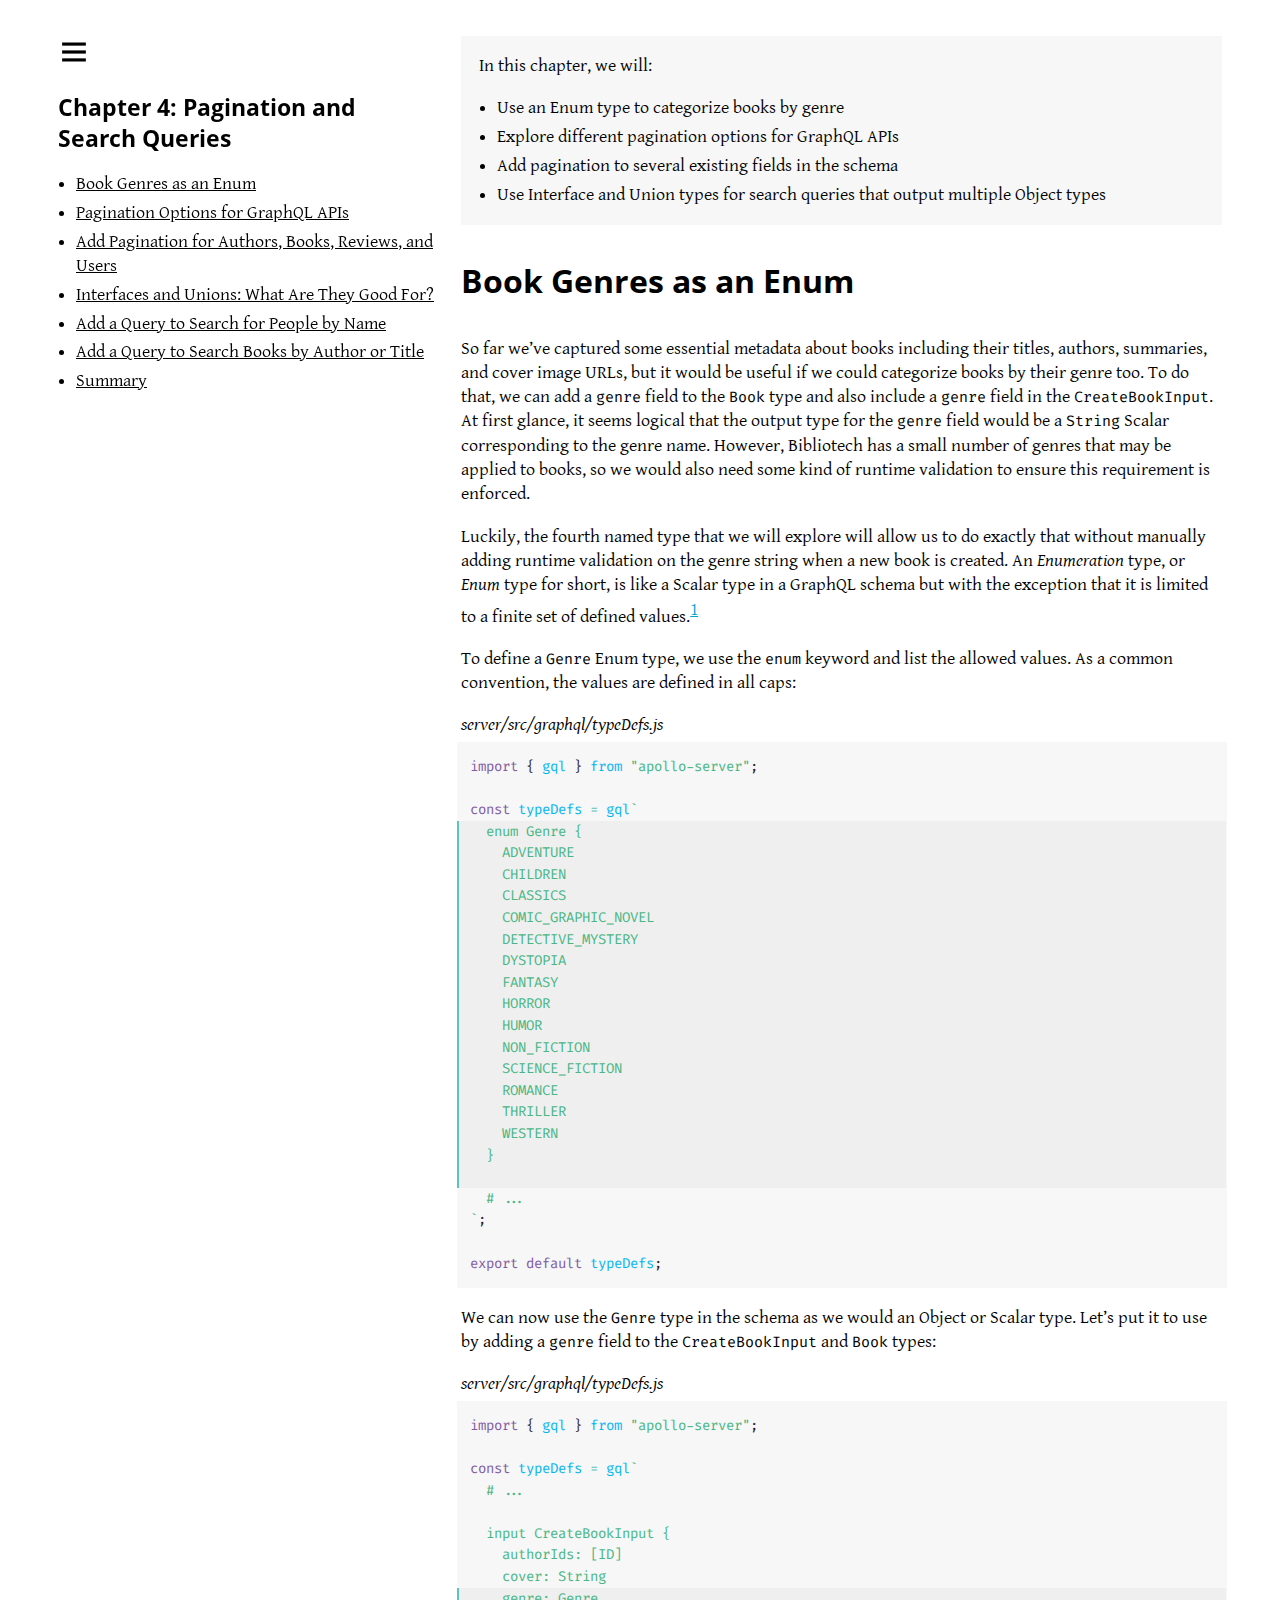
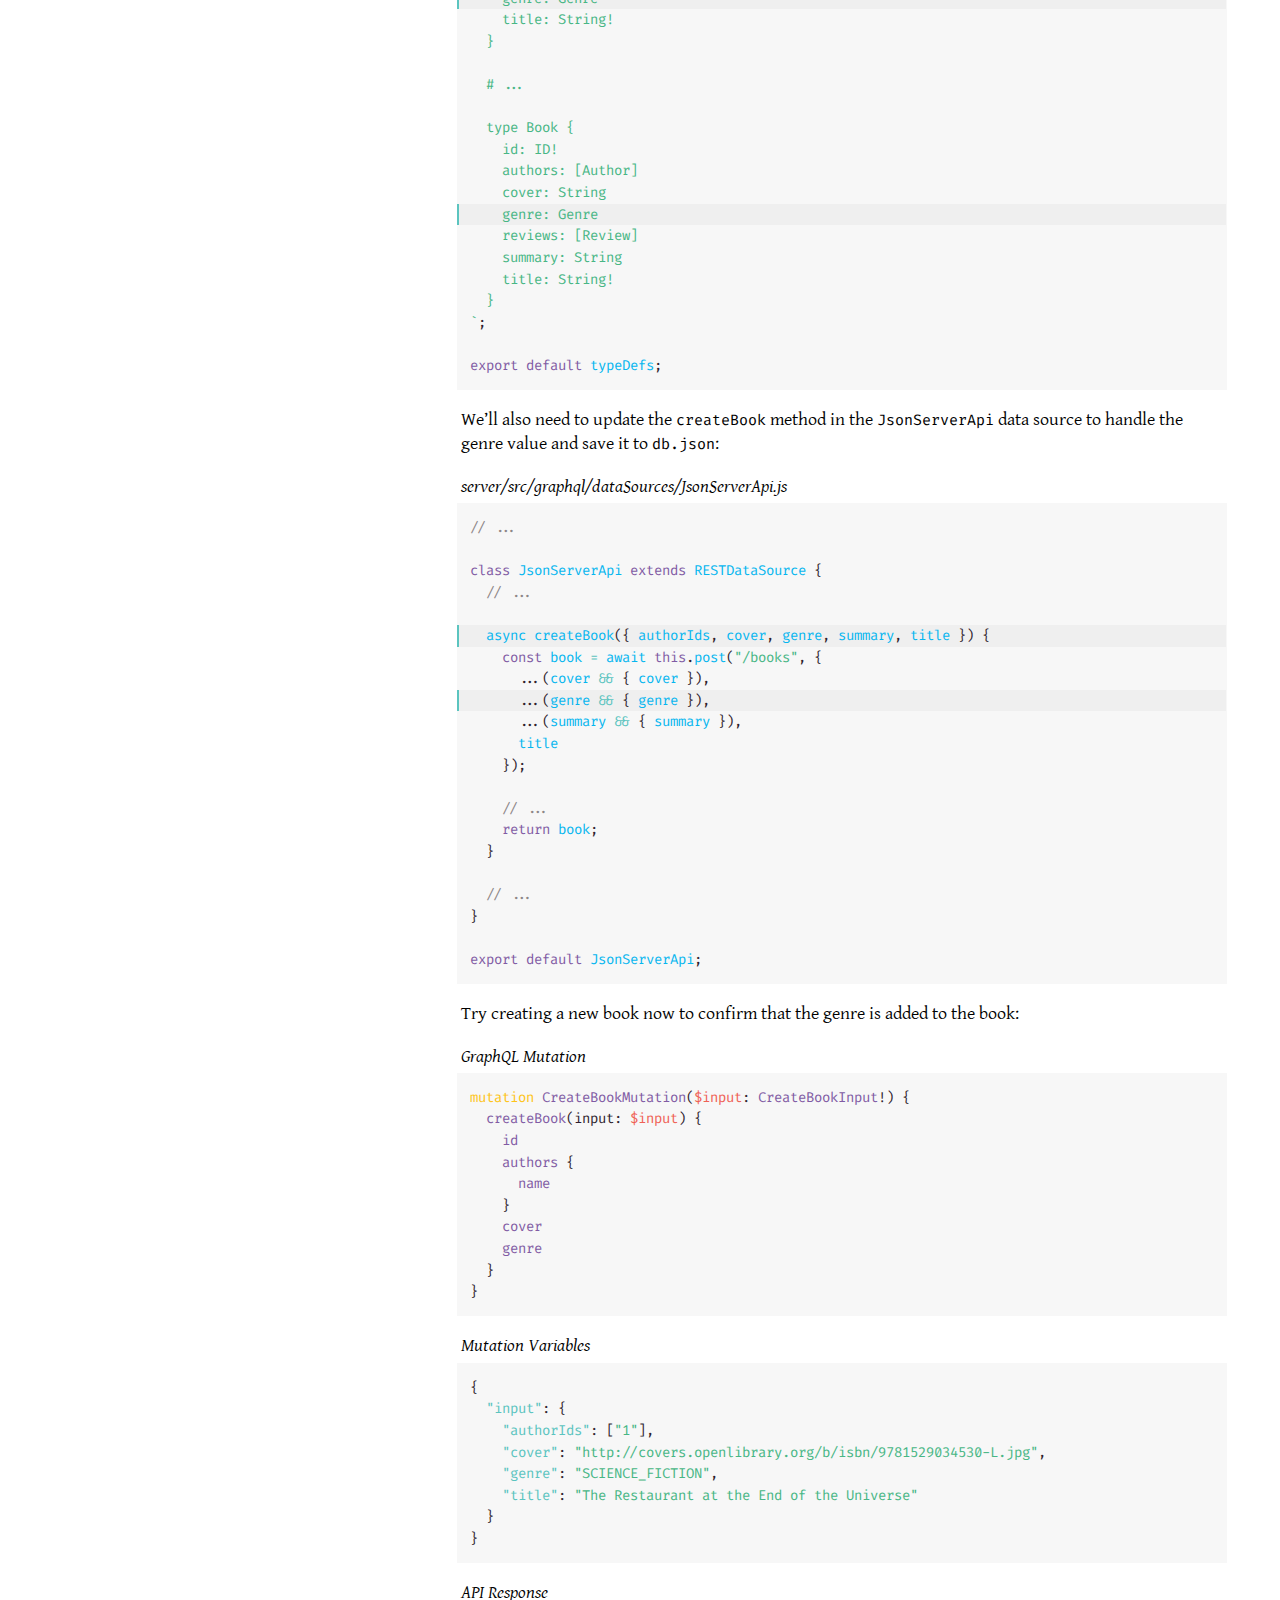
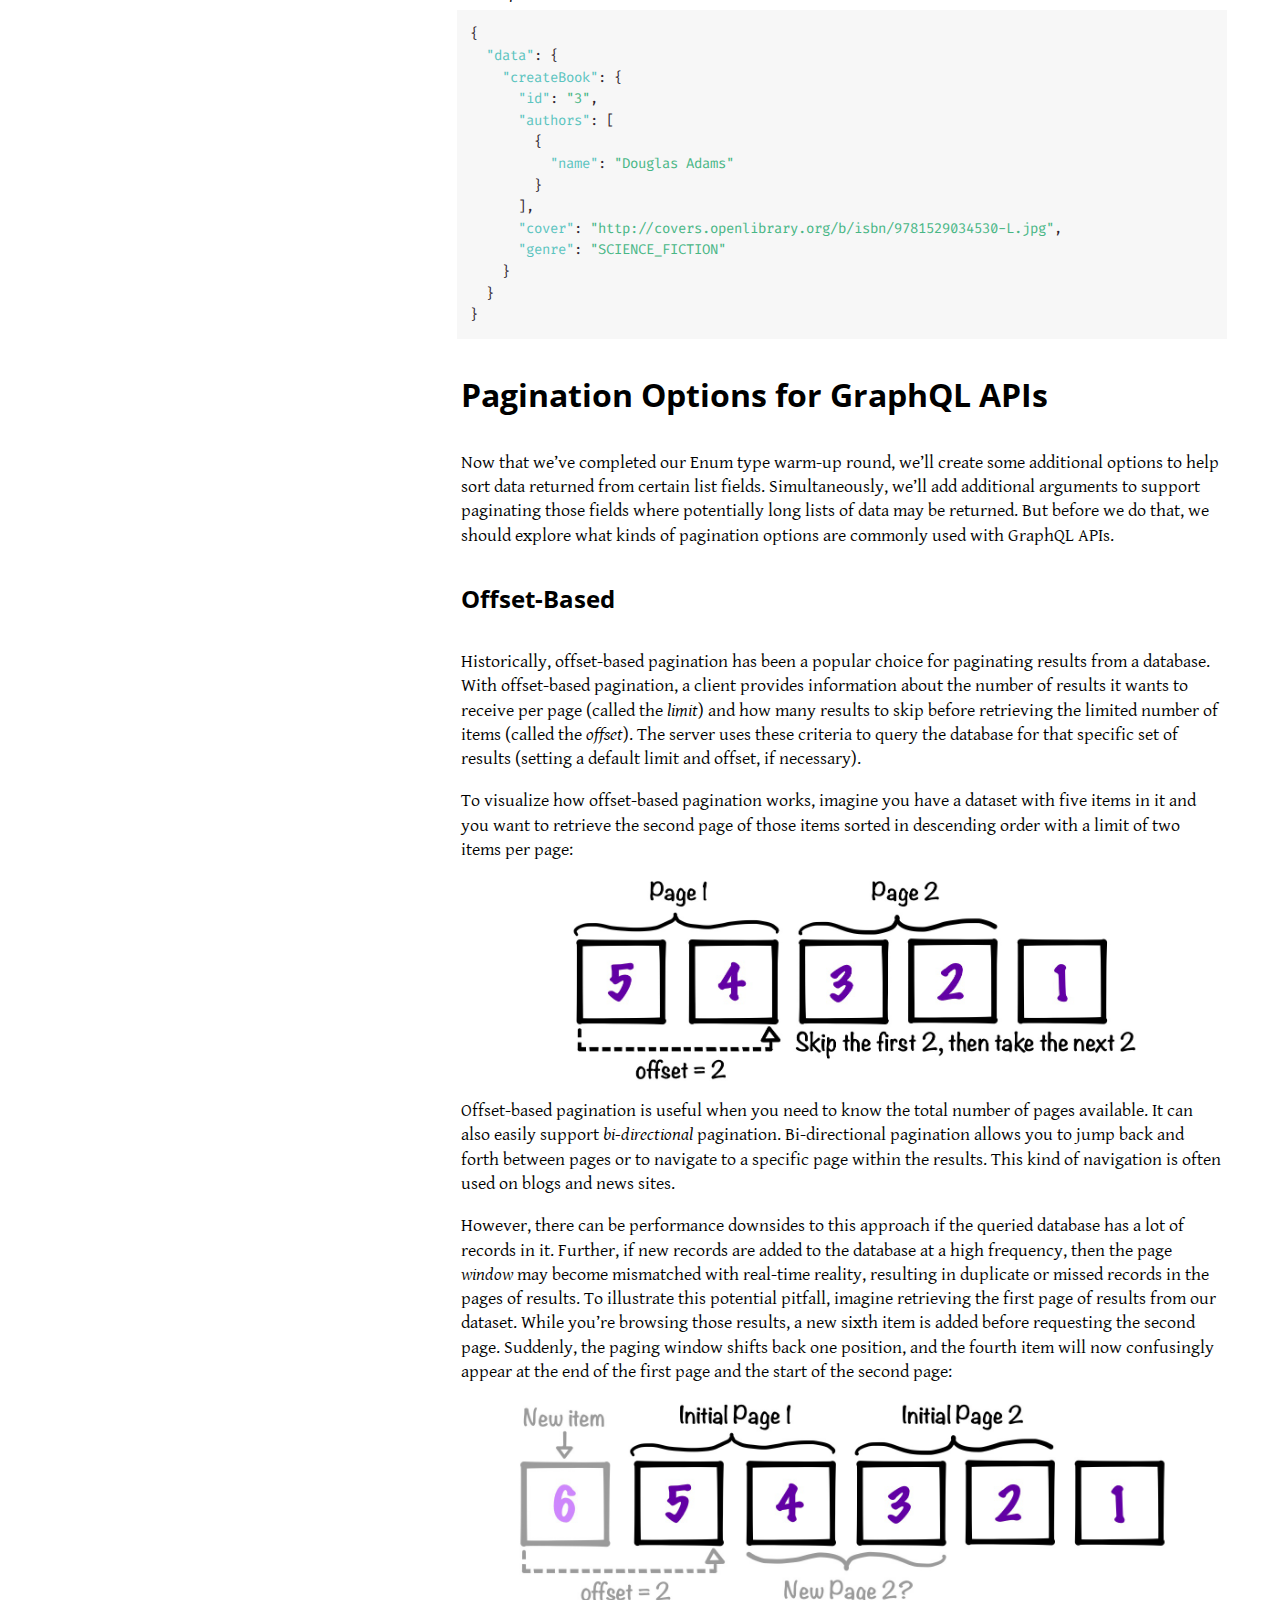
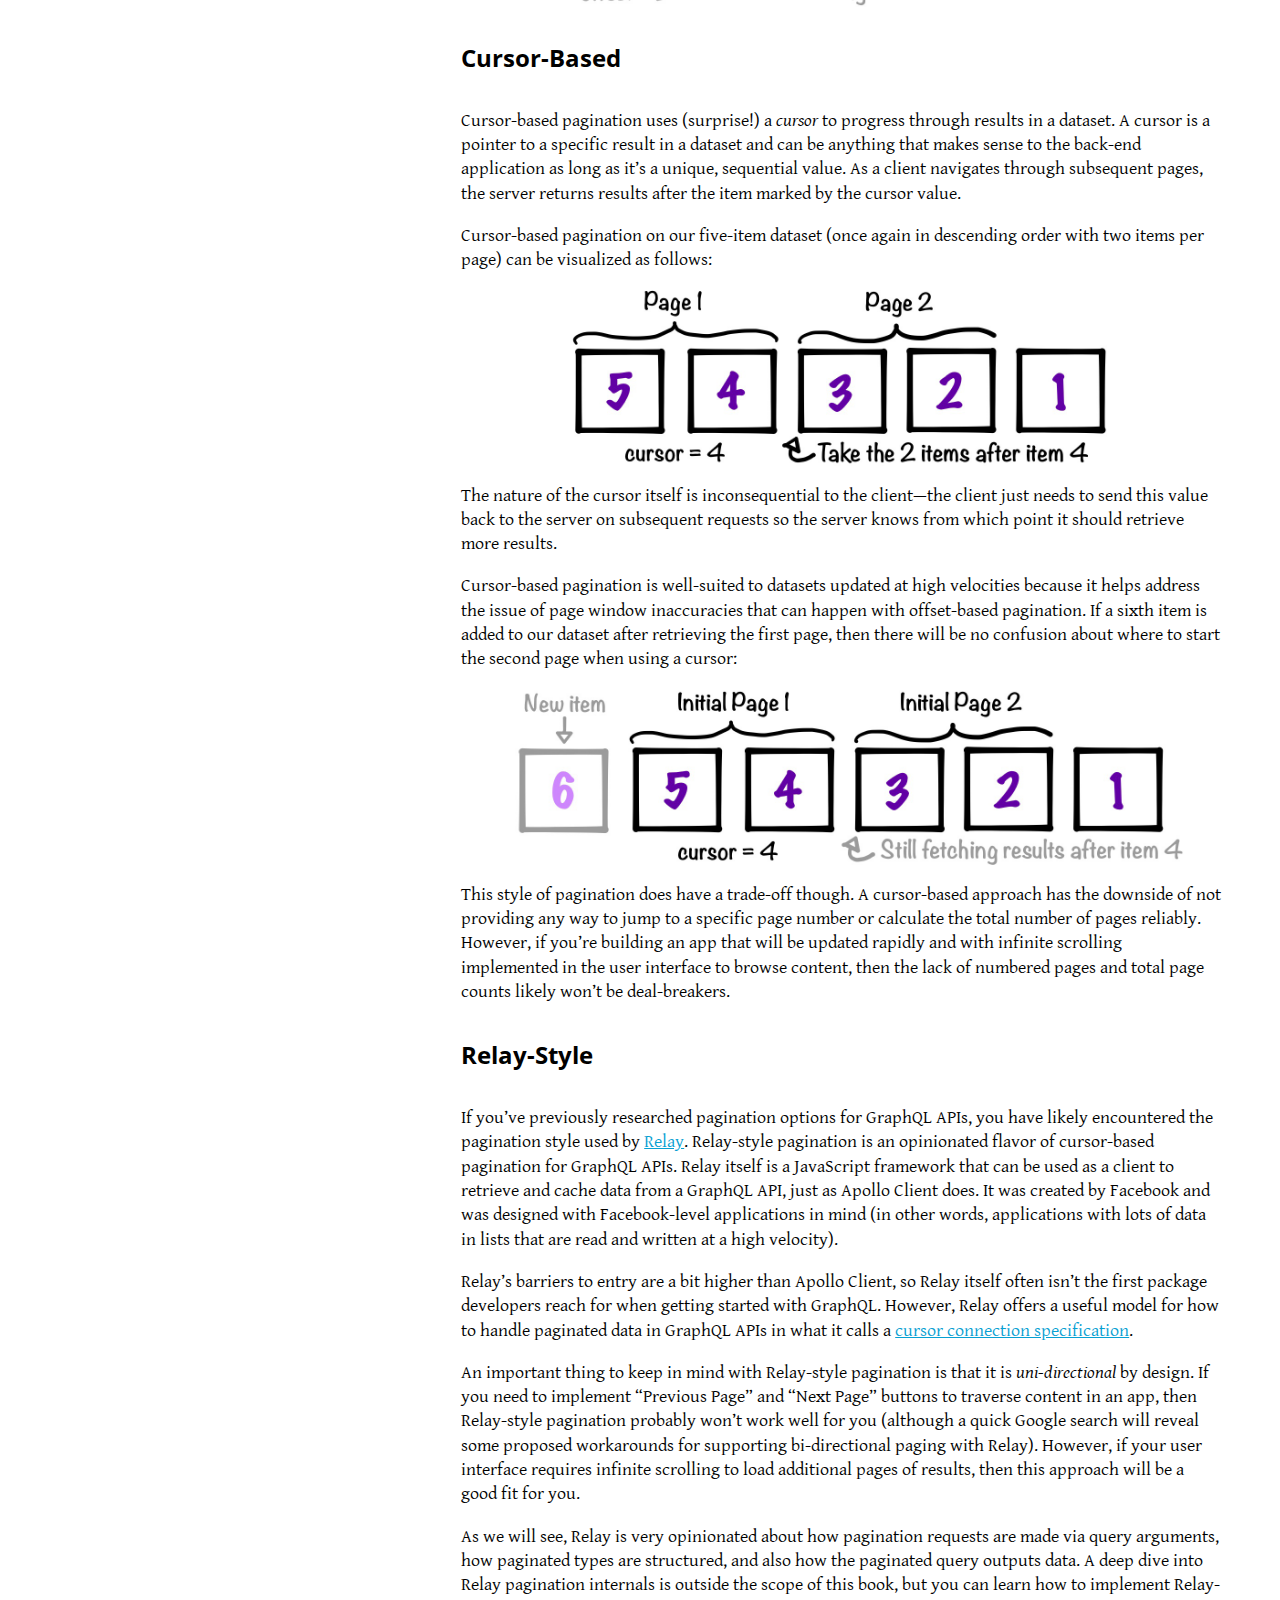
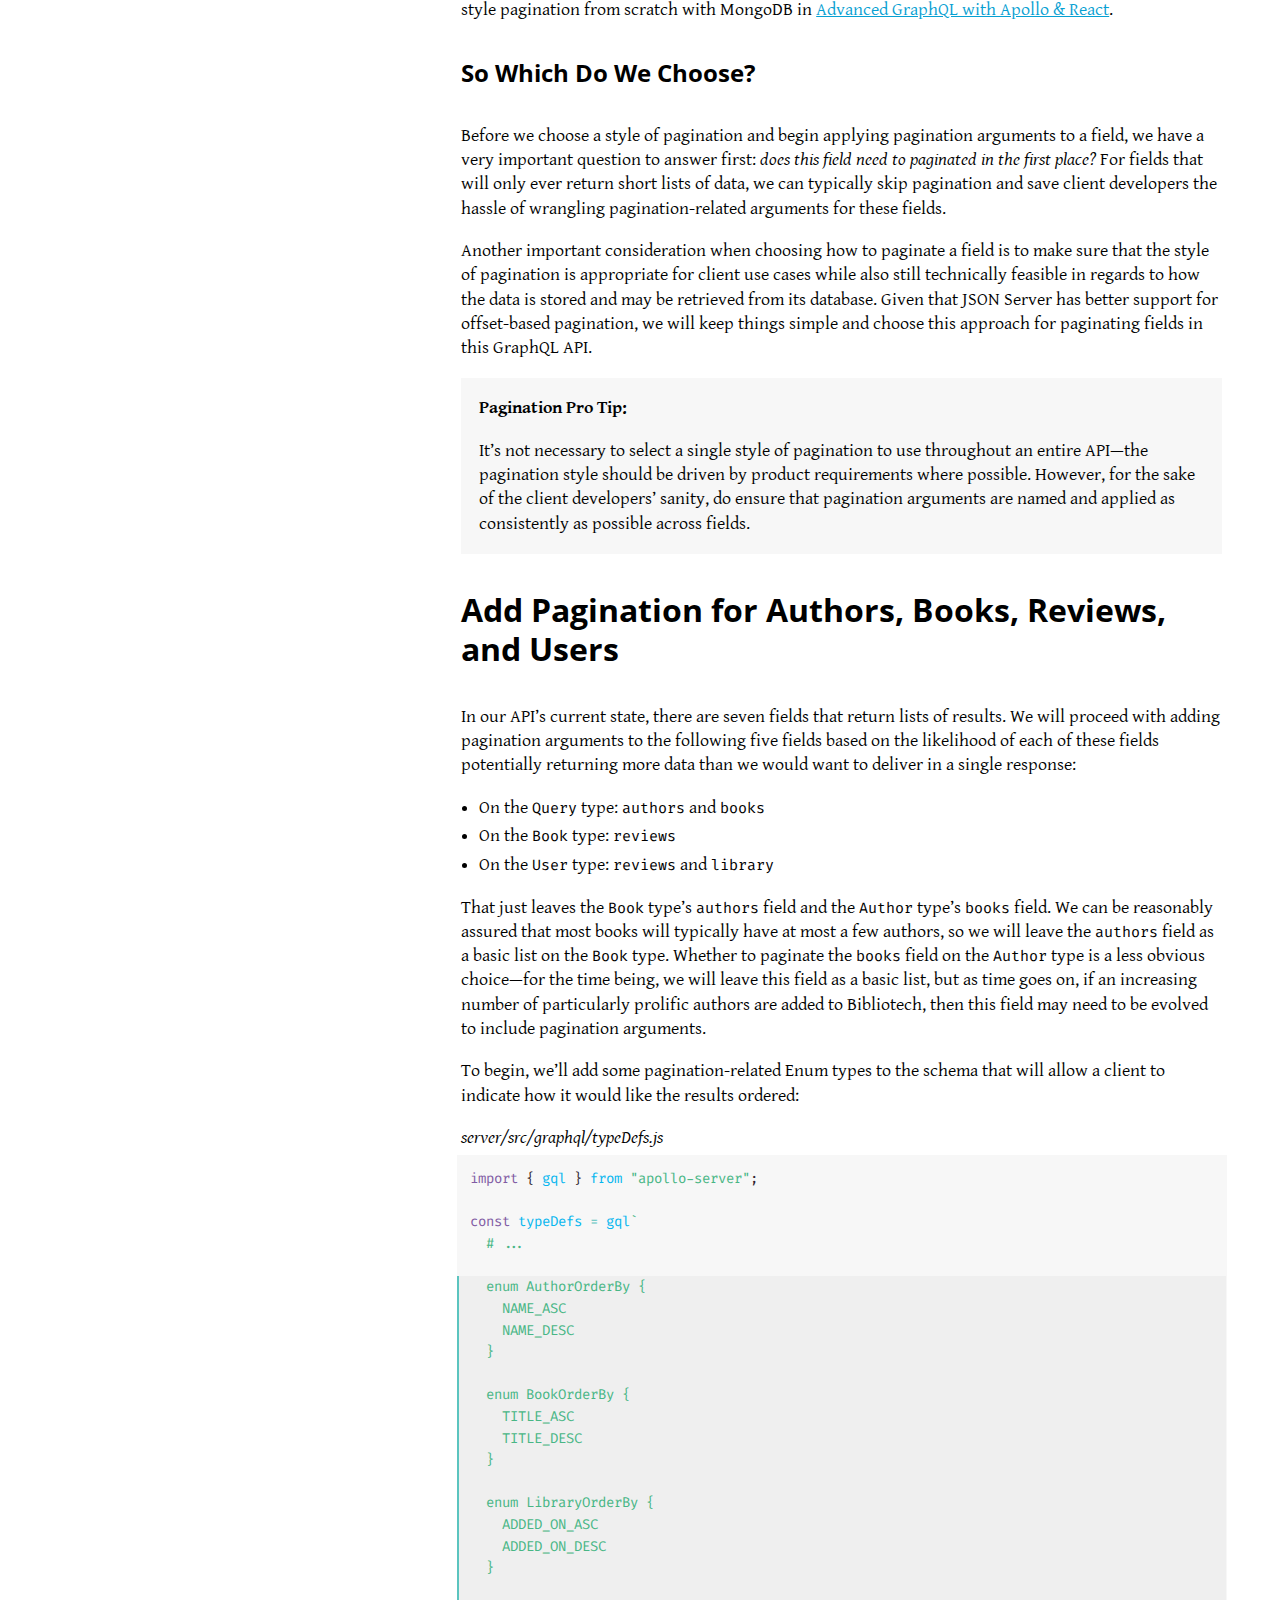
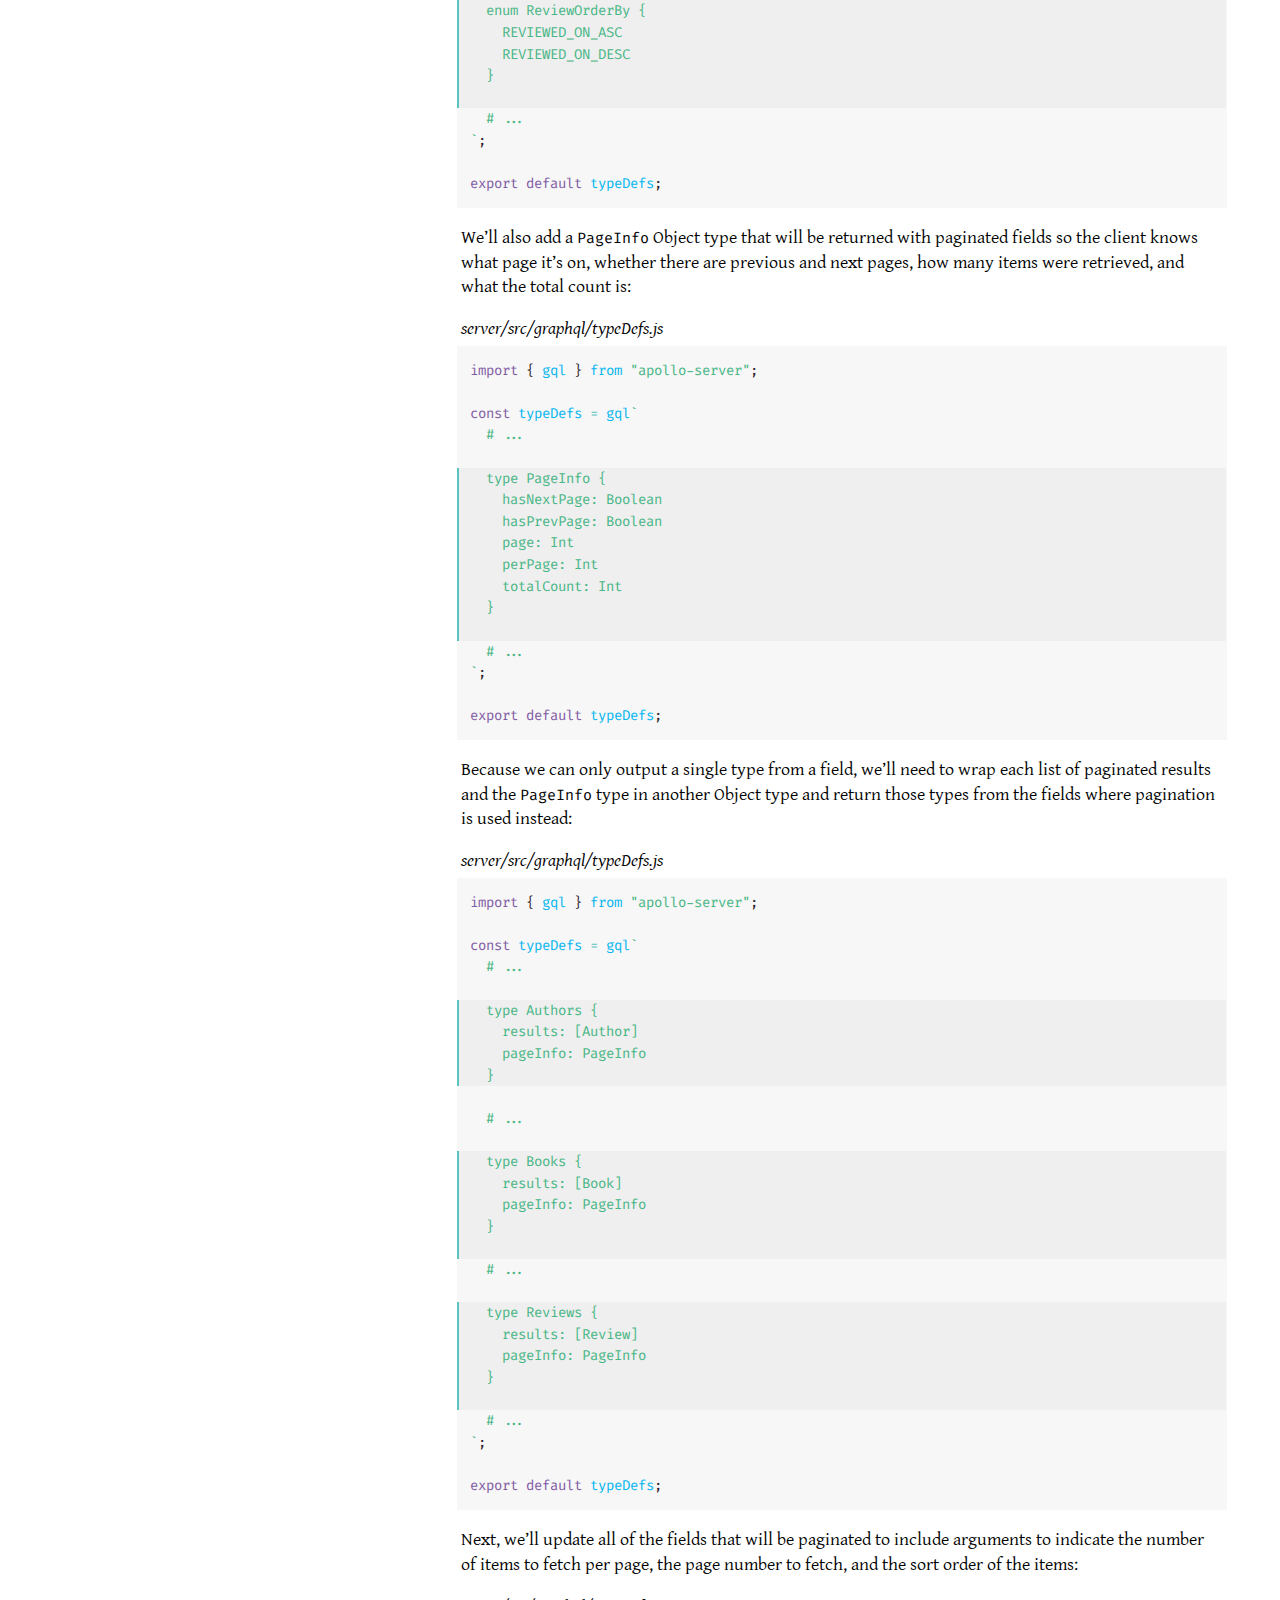
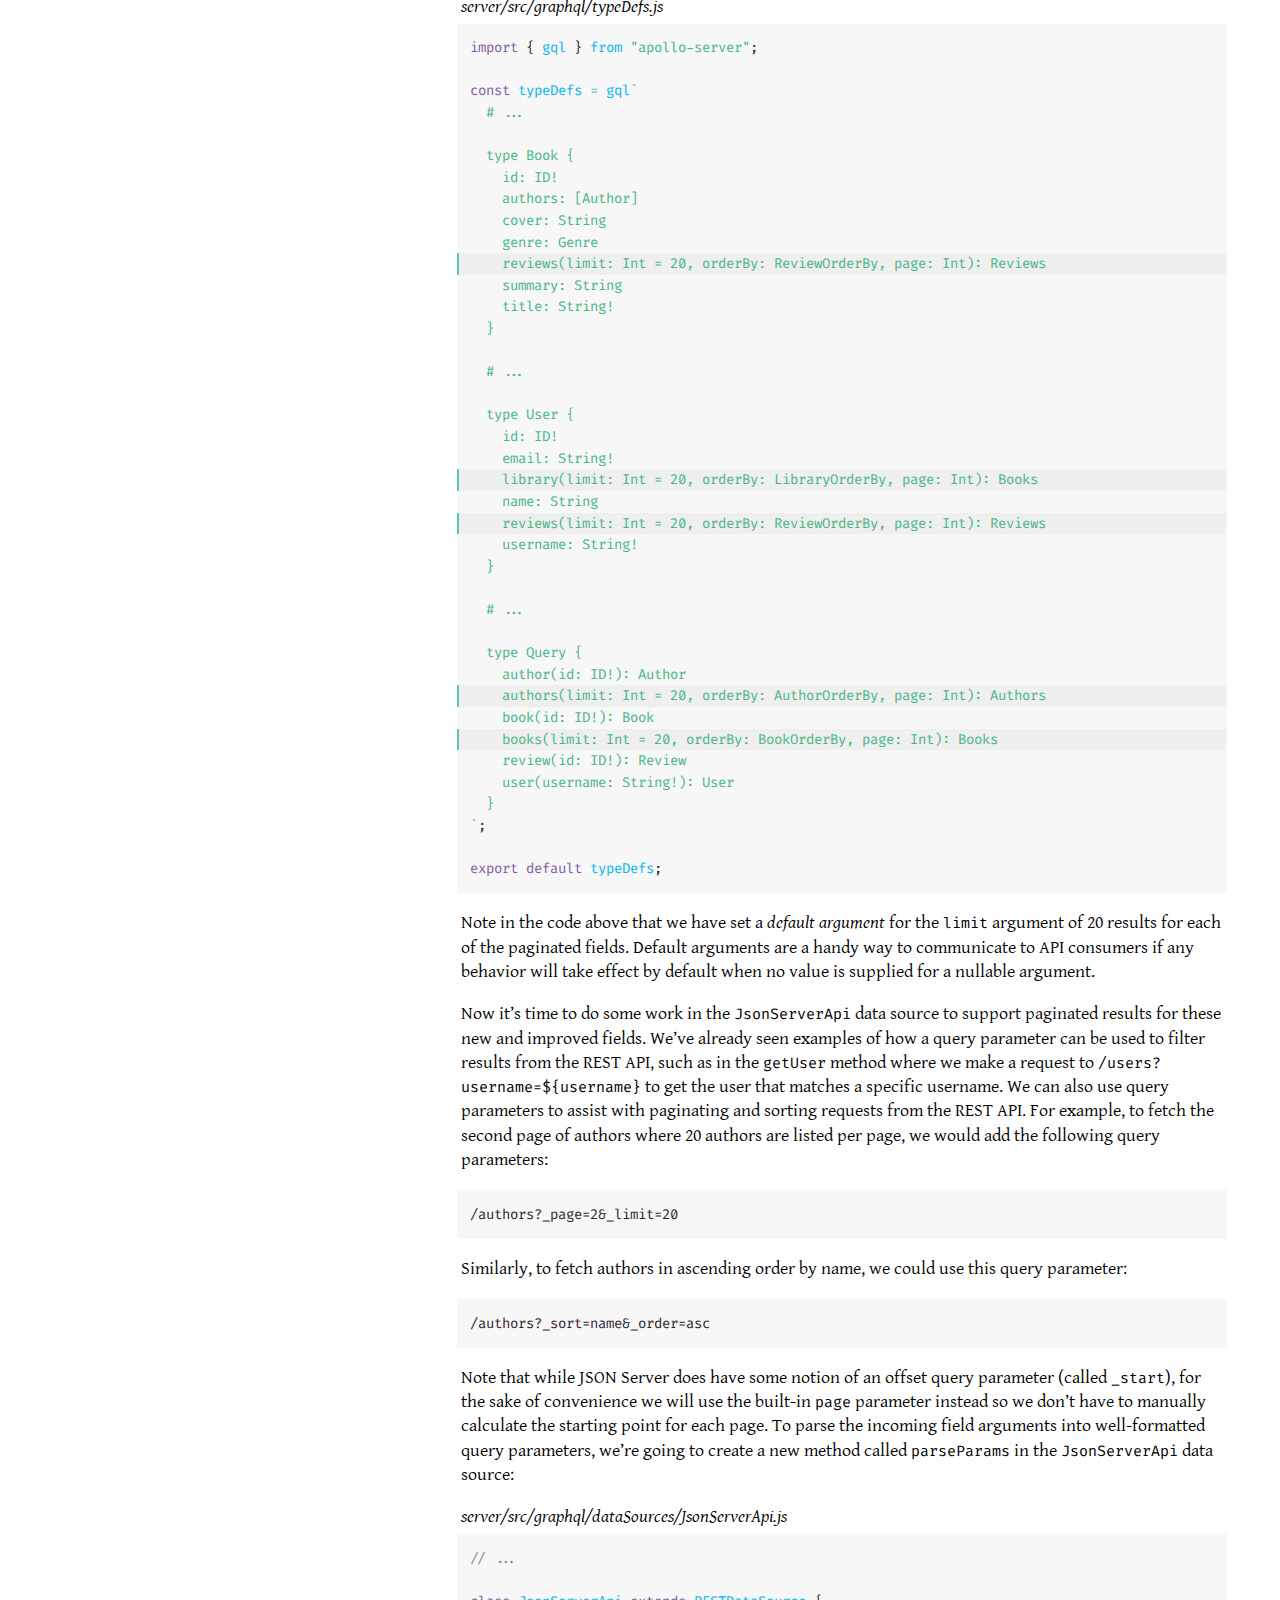
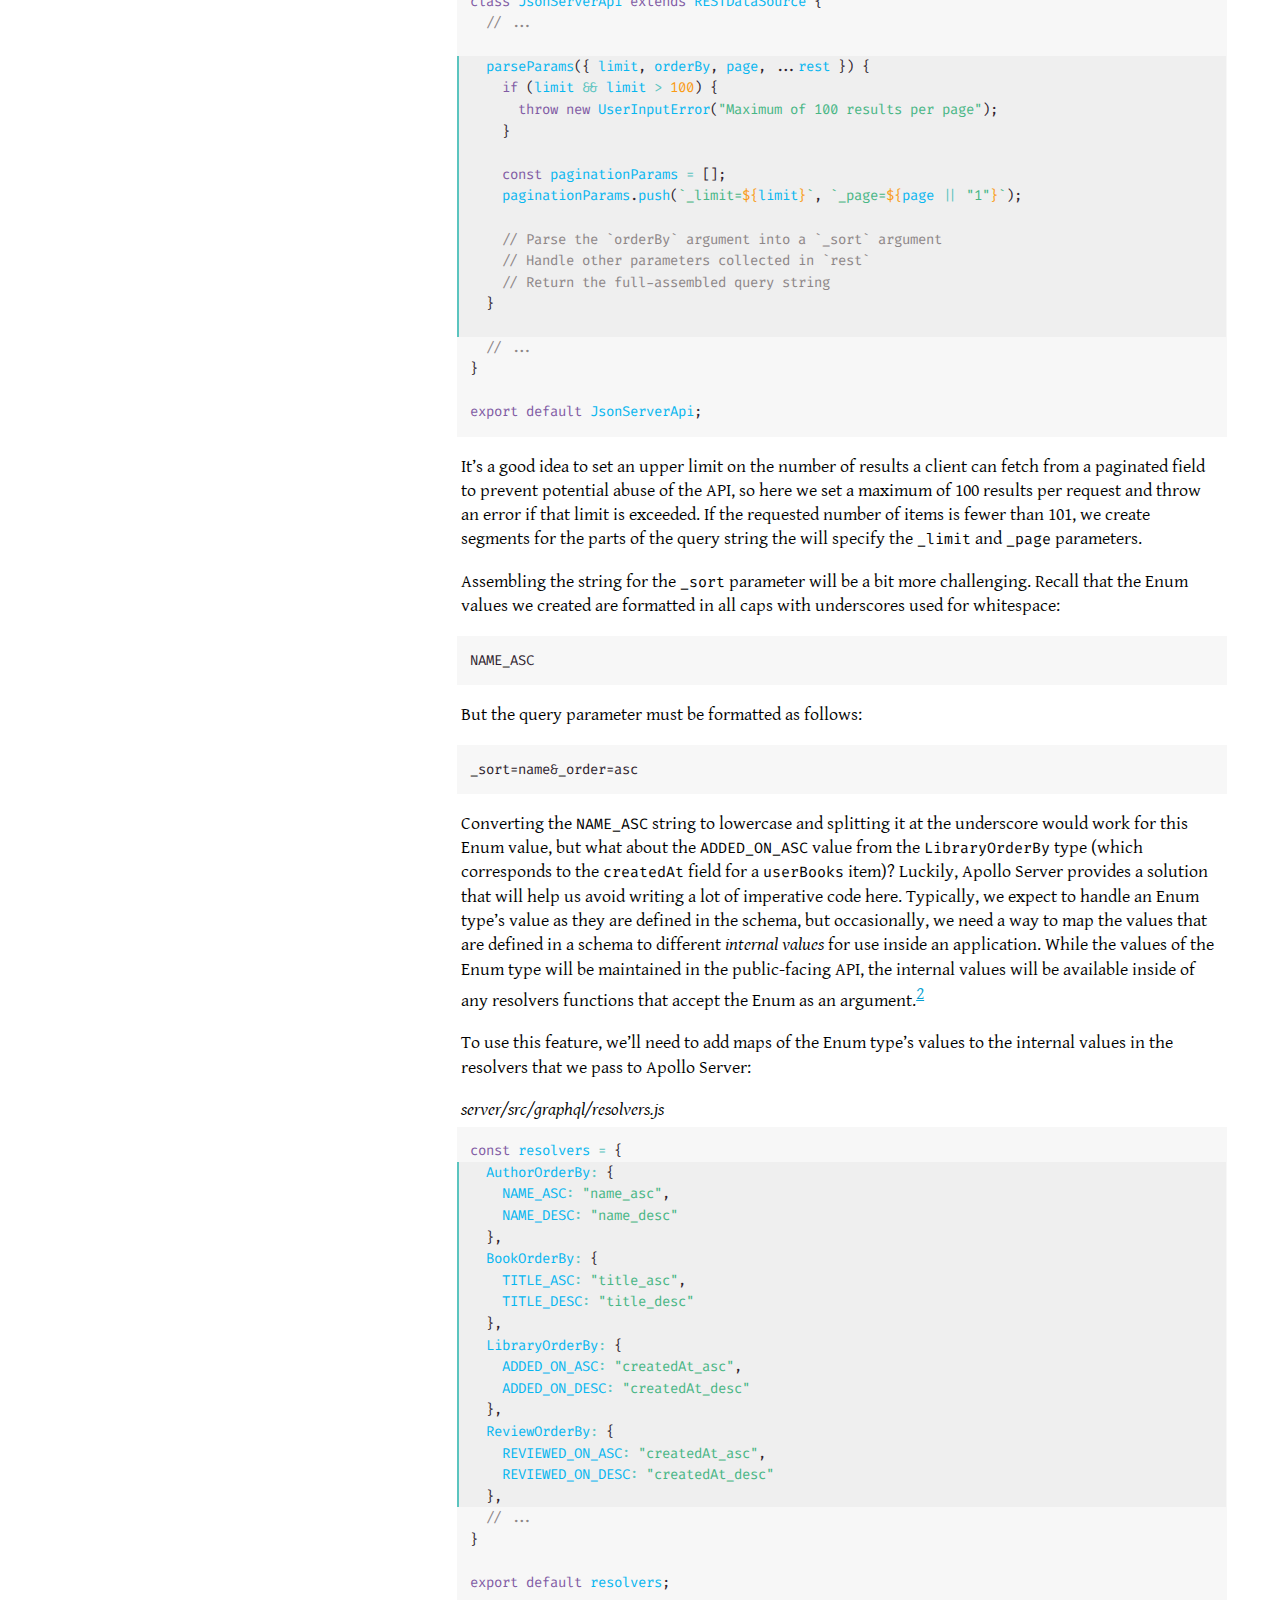
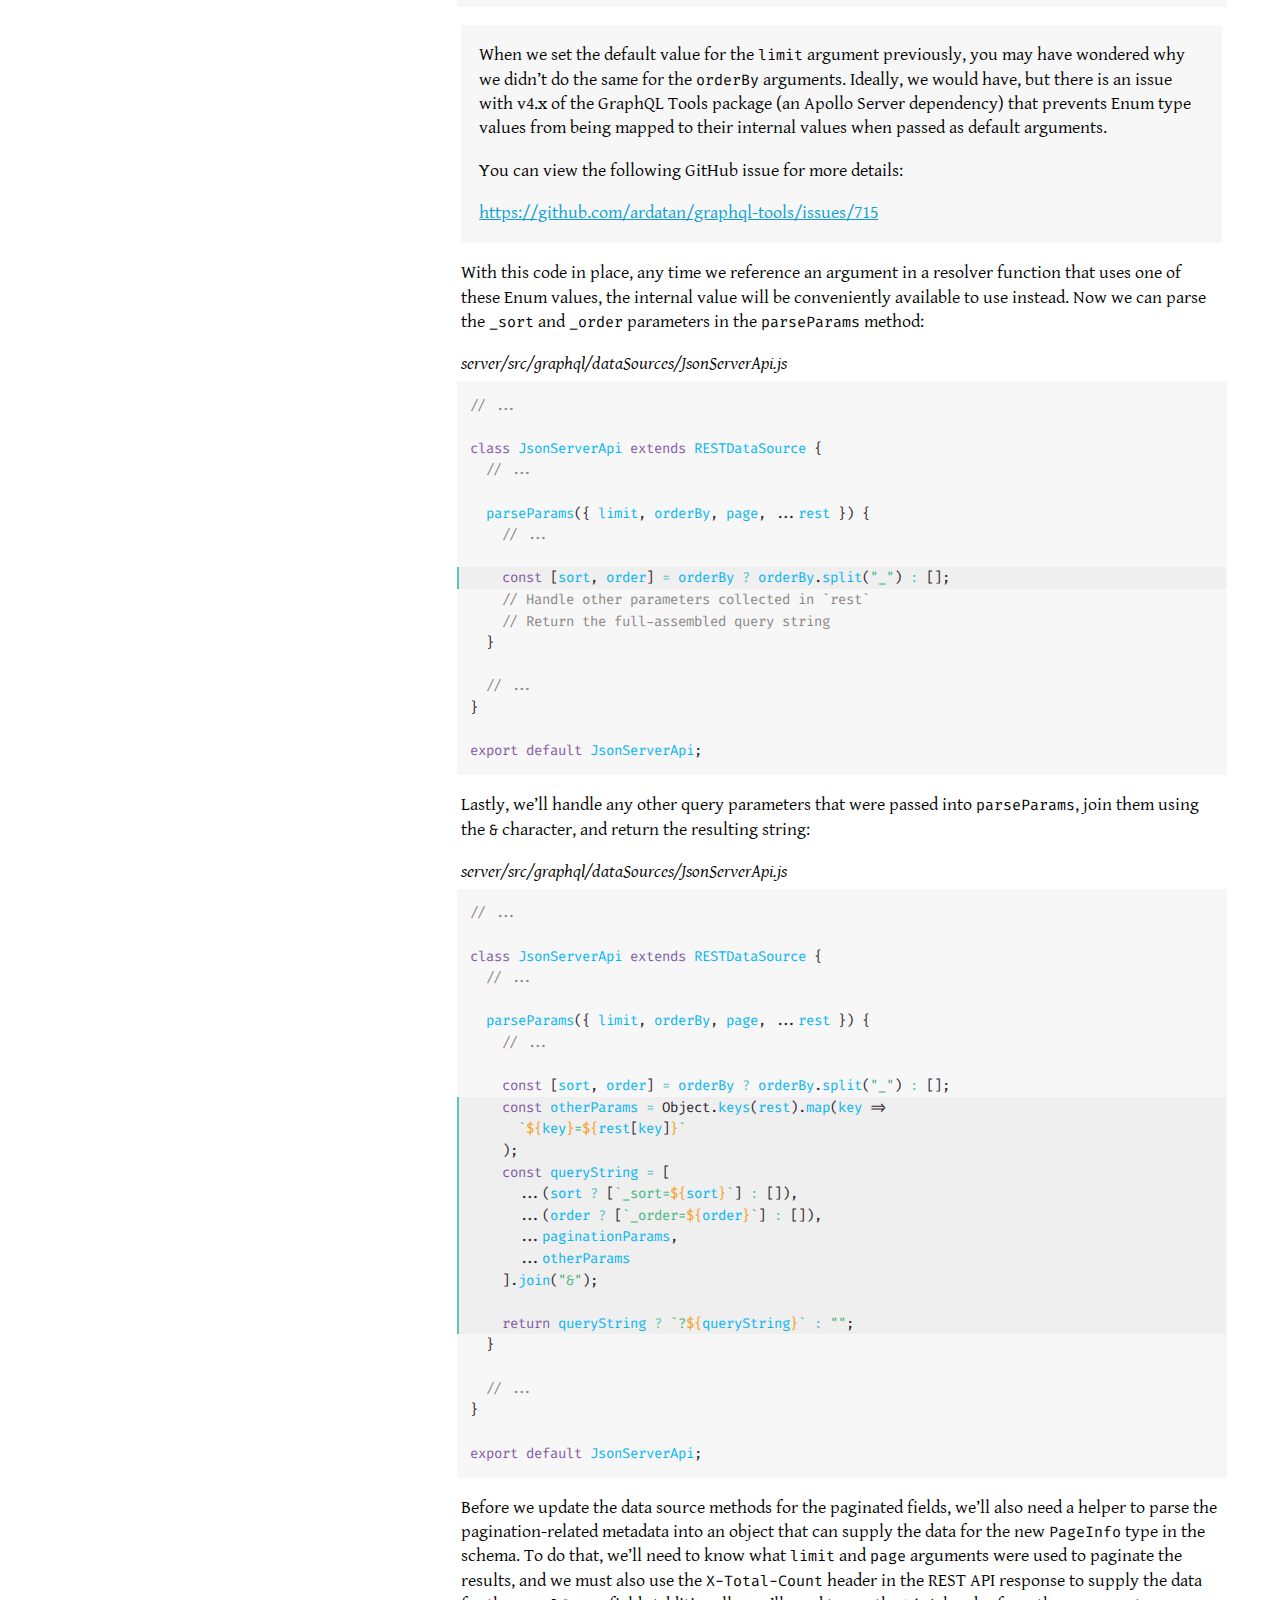
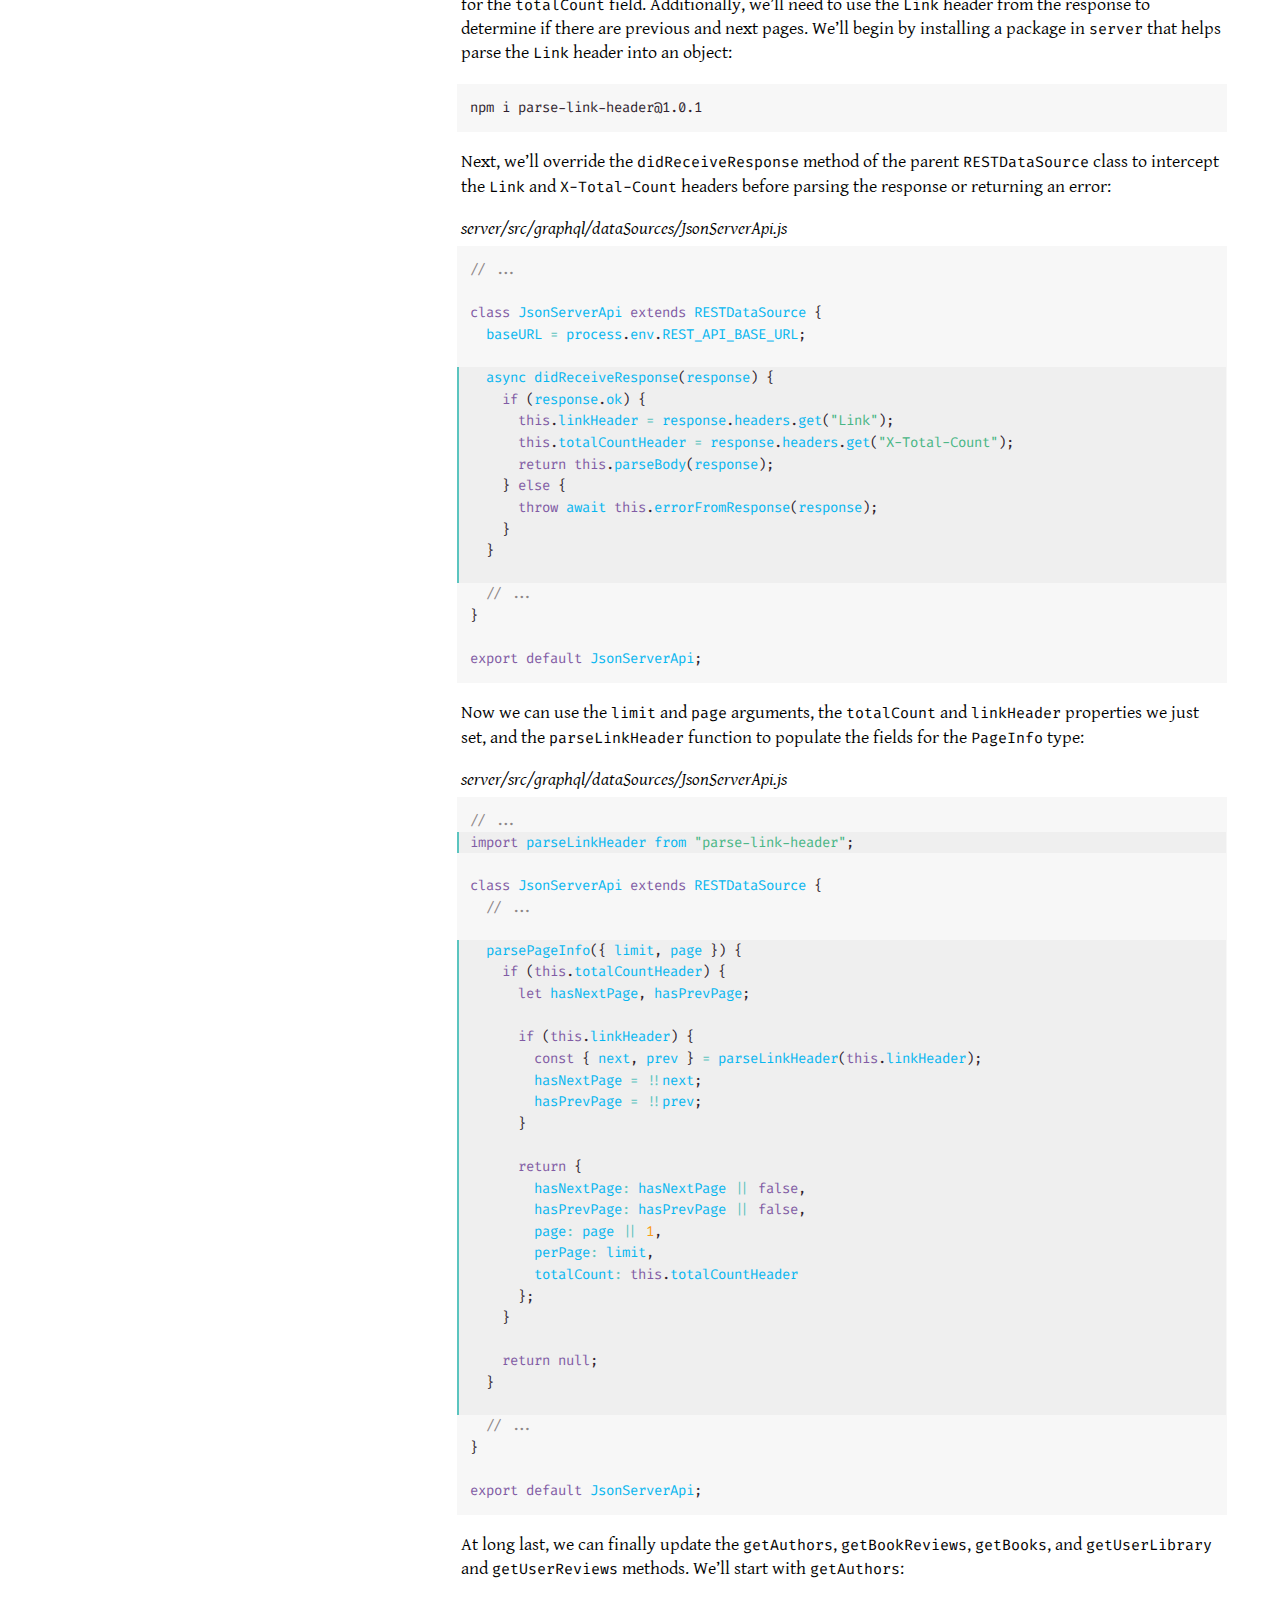
<file: get-going-with-graphql/content/chapter-04/index.html>
<!DOCTYPE html>
<html xmlns="http://www.w3.org/1999/xhtml" lang="en-US" xml:lang="en-US">
<head>
  <meta charset="utf-8" />
  <link rel="icon" href="../../images/favicon.ico" />
  <meta name="generator" content="pandoc" />
  <meta name="viewport" content="width=device-width, initial-scale=1.0, user-scalable=yes" />
  <meta name="author" content="Mandi Wise" />
  <title>Get Going with GraphQL</title>
  <style>
    code{white-space: pre-wrap;}
    span.smallcaps{font-variant: small-caps;}
    span.underline{text-decoration: underline;}
    div.column{display: inline-block; vertical-align: top; width: 50%;}
    div.hanging-indent{margin-left: 1.5em; text-indent: -1.5em;}
    ul.task-list{list-style: none;}
  </style>
  <link rel="stylesheet" href="../../css/web.min.css" />
  <!--[if lt IE 9]>
    <script src="//cdnjs.cloudflare.com/ajax/libs/html5shiv/3.7.3/html5shiv-printshiv.min.js"></script>
  <![endif]-->
</head>
<body>
<div id="masthead">
<div class="close-button-wrapper">
<button id="masthead-close" type="button"><span>Close</span></button>
</div>
<header id="title-block-header">
<h1 class="title">Get Going with GraphQL</h1>
<p class="subtitle">Learn How to Build JavaScript Applications with Apollo Server and Apollo Client</p>
<p class="author">Mandi Wise</p>
</header>
<nav class="book-nav">
<ol class="front-matter-content">
<li><a href="../preface/index.html">Preface</a></li>
</ol>
<ol class="main-matter-content">
<li><a href="../chapter-01/index.html">Up and Running with GraphQL and Apollo Server</a></li>
<li><a href="../chapter-02/index.html">More on Queries</a></li>
<li><a href="../chapter-03/index.html">Mutating Data</a></li>
<li><a href="../chapter-04/index.html">Pagination and Search Queries</a></li>
<li><a href="../chapter-05/index.html">Documentation, Custom Scalars, and Custom Directives</a></li>
<li><a href="../chapter-06/index.html">Authentication and Authorization</a></li>
<li><a href="../chapter-07/index.html">React App Set-up</a></li>
<li><a href="../chapter-08/index.html">Apollo Client with User Authentication</a></li>
<li><a href="../chapter-09/index.html">Pagination, Mutations, and the Apollo Client Cache</a></li>
<li><a href="../chapter-10/index.html">Real-time Updates with Subscriptions</a></li>
</ol>
<ol class="back-matter-content">
<li><a href="../appendix-a/index.html">Appendix A</a></li>
<li><a href="../about-the-author/index.html">About the Author</a></li>
<li><a href="../changelog/index.html">Changelog</a></li>
</ol>
<img src="../../images/8bp-logo-white.svg" class="logo" alt="8-Bit Press Inc. logo" />
</nav>
</div>
<div id="chapter">
<div class="chapter-nav">
<nav id="TOC" role="doc-toc">
<button id="masthead-open" type="button"><span>Book Navigation</span></button>
<h2 id="toc-title">Contents</h2>
<ul>
<li><a href="#pagination-and-search-queries">Chapter 4: Pagination and Search Queries</a>
<ul>
<li><a href="#book-genres-as-an-enum">Book Genres as an Enum</a></li>
<li><a href="#pagination-options-for-graphql-apis">Pagination Options for GraphQL APIs</a></li>
<li><a href="#add-pagination-for-authors-books-reviews-and-users">Add Pagination for Authors, Books, Reviews, and Users</a></li>
<li><a href="#interfaces-and-unions-what-are-they-good-for">Interfaces and Unions: What Are They Good For?</a></li>
<li><a href="#add-a-query-to-search-for-people-by-name">Add a Query to Search for People by Name</a></li>
<li><a href="#add-a-query-to-search-books-by-author-or-title">Add a Query to Search Books by Author or Title</a></li>
<li><a href="#summary">Summary</a></li>
</ul></li>
</ul>
</nav>
</div>
<div class="content">
<h1 id="pagination-and-search-queries">Chapter 4: Pagination and Search Queries</h1>
<div class="boxout">
<p>In this chapter, we will:</p>
<ul>
<li>Use an Enum type to categorize books by genre</li>
<li>Explore different pagination options for GraphQL APIs</li>
<li>Add pagination to several existing fields in the schema</li>
<li>Use Interface and Union types for search queries that output multiple Object types</li>
</ul>
</div>
<h2 id="book-genres-as-an-enum">Book Genres as an Enum</h2>
<p>So far we’ve captured some essential metadata about books including their titles, authors, summaries, and cover image URLs, but it would be useful if we could categorize books by their genre too. To do that, we can add a <code>genre</code> field to the <code>Book</code> type and also include a <code>genre</code> field in the <code>CreateBookInput</code>. At first glance, it seems logical that the output type for the <code>genre</code> field would be a <code>String</code> Scalar corresponding to the genre name. However, Bibliotech has a small number of genres that may be applied to books, so we would also need some kind of runtime validation to ensure this requirement is enforced.</p>
<p>Luckily, the fourth named type that we will explore will allow us to do exactly that without manually adding runtime validation on the genre string when a new book is created. An <em>Enumeration</em> type, or <em>Enum</em> type for short, is like a Scalar type in a GraphQL schema but with the exception that it is limited to a finite set of defined values.<a href="#fn1" class="footnote-ref" id="fnref1" role="doc-noteref"><sup>1</sup></a></p>
<p>To define a <code>Genre</code> Enum type, we use the <code>enum</code> keyword and list the allowed values. As a common convention, the values are defined in all caps:</p>
<p></p>
<div class="code-context">
<p>server/src/graphql/typeDefs.js</p>
</div>
<div class="highlight"><pre><span></span><span class="kr">import</span> <span class="p">{</span> <span class="nx">gql</span> <span class="p">}</span> <span class="nx">from</span> <span class="s2">&quot;apollo-server&quot;</span><span class="p">;</span>

<span class="kr">const</span> <span class="nx">typeDefs</span> <span class="o">=</span> <span class="nx">gql</span><span class="sb">`</span>
<span class="hll"><span class="sb">  enum Genre {</span>
</span><span class="hll"><span class="sb">    ADVENTURE</span>
</span><span class="hll"><span class="sb">    CHILDREN</span>
</span><span class="hll"><span class="sb">    CLASSICS</span>
</span><span class="hll"><span class="sb">    COMIC_GRAPHIC_NOVEL</span>
</span><span class="hll"><span class="sb">    DETECTIVE_MYSTERY</span>
</span><span class="hll"><span class="sb">    DYSTOPIA</span>
</span><span class="hll"><span class="sb">    FANTASY</span>
</span><span class="hll"><span class="sb">    HORROR</span>
</span><span class="hll"><span class="sb">    HUMOR</span>
</span><span class="hll"><span class="sb">    NON_FICTION</span>
</span><span class="hll"><span class="sb">    SCIENCE_FICTION</span>
</span><span class="hll"><span class="sb">    ROMANCE</span>
</span><span class="hll"><span class="sb">    THRILLER</span>
</span><span class="hll"><span class="sb">    WESTERN</span>
</span><span class="hll"><span class="sb">  }</span>
</span><span class="hll">
</span><span class="sb">  # ...</span>
<span class="sb">`</span><span class="p">;</span>

<span class="kr">export</span> <span class="k">default</span> <span class="nx">typeDefs</span><span class="p">;</span>
</pre></div>

<p>We can now use the <code>Genre</code> type in the schema as we would an Object or Scalar type. Let’s put it to use by adding a <code>genre</code> field to the <code>CreateBookInput</code> and <code>Book</code> types:</p>
<p></p>
<div class="code-context">
<p>server/src/graphql/typeDefs.js</p>
</div>
<div class="highlight"><pre><span></span><span class="kr">import</span> <span class="p">{</span> <span class="nx">gql</span> <span class="p">}</span> <span class="nx">from</span> <span class="s2">&quot;apollo-server&quot;</span><span class="p">;</span>

<span class="kr">const</span> <span class="nx">typeDefs</span> <span class="o">=</span> <span class="nx">gql</span><span class="sb">`</span>
<span class="sb">  # ...</span>

<span class="sb">  input CreateBookInput {</span>
<span class="sb">    authorIds: [ID]</span>
<span class="sb">    cover: String</span>
<span class="hll"><span class="sb">    genre: Genre</span>
</span><span class="sb">    title: String!</span>
<span class="sb">  }</span>

<span class="sb">  # ...</span>

<span class="sb">  type Book {</span>
<span class="sb">    id: ID!</span>
<span class="sb">    authors: [Author]</span>
<span class="sb">    cover: String</span>
<span class="hll"><span class="sb">    genre: Genre</span>
</span><span class="sb">    reviews: [Review]</span>
<span class="sb">    summary: String</span>
<span class="sb">    title: String!</span>
<span class="sb">  }</span>
<span class="sb">`</span><span class="p">;</span>

<span class="kr">export</span> <span class="k">default</span> <span class="nx">typeDefs</span><span class="p">;</span>
</pre></div>

<p>We’ll also need to update the <code>createBook</code> method in the <code>JsonServerApi</code> data source to handle the genre value and save it to <code>db.json</code>:</p>
<p></p>
<div class="code-context">
<p>server/src/graphql/dataSources/JsonServerApi.js</p>
</div>
<div class="highlight"><pre><span></span><span class="c1">// ...</span>

<span class="kr">class</span> <span class="nx">JsonServerApi</span> <span class="kr">extends</span> <span class="nx">RESTDataSource</span> <span class="p">{</span>
  <span class="c1">// ...</span>
  
<span class="hll">  <span class="nx">async</span> <span class="nx">createBook</span><span class="p">({</span> <span class="nx">authorIds</span><span class="p">,</span> <span class="nx">cover</span><span class="p">,</span> <span class="nx">genre</span><span class="p">,</span> <span class="nx">summary</span><span class="p">,</span> <span class="nx">title</span> <span class="p">})</span> <span class="p">{</span>
</span>    <span class="kr">const</span> <span class="nx">book</span> <span class="o">=</span> <span class="nx">await</span> <span class="k">this</span><span class="p">.</span><span class="nx">post</span><span class="p">(</span><span class="s2">&quot;/books&quot;</span><span class="p">,</span> <span class="p">{</span>
      <span class="p">...(</span><span class="nx">cover</span> <span class="o">&amp;&amp;</span> <span class="p">{</span> <span class="nx">cover</span> <span class="p">}),</span>
<span class="hll">      <span class="p">...(</span><span class="nx">genre</span> <span class="o">&amp;&amp;</span> <span class="p">{</span> <span class="nx">genre</span> <span class="p">}),</span>
</span>      <span class="p">...(</span><span class="nx">summary</span> <span class="o">&amp;&amp;</span> <span class="p">{</span> <span class="nx">summary</span> <span class="p">}),</span>
      <span class="nx">title</span>
    <span class="p">});</span>

    <span class="c1">// ...</span>
    <span class="k">return</span> <span class="nx">book</span><span class="p">;</span>
  <span class="p">}</span>
  
  <span class="c1">// ...</span>
<span class="p">}</span>

<span class="kr">export</span> <span class="k">default</span> <span class="nx">JsonServerApi</span><span class="p">;</span>
</pre></div>

<p>Try creating a new book now to confirm that the genre is added to the book:</p>
<p></p>
<div class="code-context">
<p>GraphQL Mutation</p>
</div>
<div class="highlight"><pre><span></span><span class="kt">mutation</span> <span class="k">CreateBookMutation</span><span class="p">(</span><span class="nv">$input</span><span class="p">:</span> <span class="k">CreateBookInput</span><span class="p">!)</span> <span class="p">{</span>
  <span class="k">createBook</span><span class="p">(</span>input: <span class="nv">$input</span><span class="p">)</span> <span class="p">{</span>
    <span class="k">id</span>
    <span class="k">authors</span> <span class="p">{</span>
      <span class="k">name</span>
    <span class="p">}</span>
    <span class="k">cover</span>
    <span class="k">genre</span>
  <span class="p">}</span>
<span class="p">}</span>
</pre></div>

<p></p>
<div class="code-context">
<p>Mutation Variables</p>
</div>
<div class="highlight"><pre><span></span><span class="p">{</span>
  <span class="nt">&quot;input&quot;</span><span class="p">:</span> <span class="p">{</span>
    <span class="nt">&quot;authorIds&quot;</span><span class="p">:</span> <span class="p">[</span><span class="s2">&quot;1&quot;</span><span class="p">],</span>
    <span class="nt">&quot;cover&quot;</span><span class="p">:</span> <span class="s2">&quot;http://covers.openlibrary.org/b/isbn/9781529034530-L.jpg&quot;</span><span class="p">,</span>
    <span class="nt">&quot;genre&quot;</span><span class="p">:</span> <span class="s2">&quot;SCIENCE_FICTION&quot;</span><span class="p">,</span>
    <span class="nt">&quot;title&quot;</span><span class="p">:</span> <span class="s2">&quot;The Restaurant at the End of the Universe&quot;</span>
  <span class="p">}</span>
<span class="p">}</span>
</pre></div>

<p></p>
<div class="code-context">
<p>API Response</p>
</div>
<div class="highlight"><pre><span></span><span class="p">{</span>
  <span class="nt">&quot;data&quot;</span><span class="p">:</span> <span class="p">{</span>
    <span class="nt">&quot;createBook&quot;</span><span class="p">:</span> <span class="p">{</span>
      <span class="nt">&quot;id&quot;</span><span class="p">:</span> <span class="s2">&quot;3&quot;</span><span class="p">,</span>
      <span class="nt">&quot;authors&quot;</span><span class="p">:</span> <span class="p">[</span>
        <span class="p">{</span>
          <span class="nt">&quot;name&quot;</span><span class="p">:</span> <span class="s2">&quot;Douglas Adams&quot;</span>
        <span class="p">}</span>
      <span class="p">],</span>
      <span class="nt">&quot;cover&quot;</span><span class="p">:</span> <span class="s2">&quot;http://covers.openlibrary.org/b/isbn/9781529034530-L.jpg&quot;</span><span class="p">,</span>
      <span class="nt">&quot;genre&quot;</span><span class="p">:</span> <span class="s2">&quot;SCIENCE_FICTION&quot;</span>
    <span class="p">}</span>
  <span class="p">}</span>
<span class="p">}</span>
</pre></div>

<h2 id="pagination-options-for-graphql-apis">Pagination Options for GraphQL APIs</h2>
<p>Now that we’ve completed our Enum type warm-up round, we’ll create some additional options to help sort data returned from certain list fields. Simultaneously, we’ll add additional arguments to support paginating those fields where potentially long lists of data may be returned. But before we do that, we should explore what kinds of pagination options are commonly used with GraphQL APIs.</p>
<h3 id="offset-based">Offset-Based</h3>
<p>Historically, offset-based pagination has been a popular choice for paginating results from a database. With offset-based pagination, a client provides information about the number of results it wants to receive per page (called the <em>limit</em>) and how many results to skip before retrieving the limited number of items (called the <em>offset</em>). The server uses these criteria to query the database for that specific set of results (setting a default limit and offset, if necessary).</p>
<p>To visualize how offset-based pagination works, imagine you have a dataset with five items in it and you want to retrieve the second page of those items sorted in descending order with a limit of two items per page:</p>
<p><img src="../../images/diagrams/offset-pagination.png" class="center-no-caption" alt="Diagram of basic offset-based pagination" /></p>
<p>Offset-based pagination is useful when you need to know the total number of pages available. It can also easily support <em>bi-directional</em> pagination. Bi-directional pagination allows you to jump back and forth between pages or to navigate to a specific page within the results. This kind of navigation is often used on blogs and news sites.</p>
<p>However, there can be performance downsides to this approach if the queried database has a lot of records in it. Further, if new records are added to the database at a high frequency, then the page <em>window</em> may become mismatched with real-time reality, resulting in duplicate or missed records in the pages of results. To illustrate this potential pitfall, imagine retrieving the first page of results from our dataset. While you’re browsing those results, a new sixth item is added before requesting the second page. Suddenly, the paging window shifts back one position, and the fourth item will now confusingly appear at the end of the first page and the start of the second page:</p>
<p><img src="../../images/diagrams/offset-pagination-add-new.png" class="center-no-caption" alt="Diagram of page window confusion with offset-based pagination" /></p>
<h3 id="cursor-based">Cursor-Based</h3>
<p>Cursor-based pagination uses (surprise!) a <em>cursor</em> to progress through results in a dataset. A cursor is a pointer to a specific result in a dataset and can be anything that makes sense to the back-end application as long as it’s a unique, sequential value. As a client navigates through subsequent pages, the server returns results after the item marked by the cursor value.</p>
<p>Cursor-based pagination on our five-item dataset (once again in descending order with two items per page) can be visualized as follows:</p>
<p><img src="../../images/diagrams/cursor-pagination.png" class="center-no-caption" alt="Diagram of cursor-based pagination" /></p>
<p>The nature of the cursor itself is inconsequential to the client—the client just needs to send this value back to the server on subsequent requests so the server knows from which point it should retrieve more results.</p>
<p>Cursor-based pagination is well-suited to datasets updated at high velocities because it helps address the issue of page window inaccuracies that can happen with offset-based pagination. If a sixth item is added to our dataset after retrieving the first page, then there will be no confusion about where to start the second page when using a cursor:</p>
<p><img src="../../images/diagrams/cursor-pagination-add-new.png" class="center-no-caption" alt="Diagram of cursor-based pagination correctly handling the next page when new items are added" /></p>
<p>This style of pagination does have a trade-off though. A cursor-based approach has the downside of not providing any way to jump to a specific page number or calculate the total number of pages reliably. However, if you’re building an app that will be updated rapidly and with infinite scrolling implemented in the user interface to browse content, then the lack of numbered pages and total page counts likely won’t be deal-breakers.</p>
<h3 id="relay-style">Relay-Style</h3>
<p>If you’ve previously researched pagination options for GraphQL APIs, you have likely encountered the pagination style used by <a href="https://relay.dev/">Relay</a>. Relay-style pagination is an opinionated flavor of cursor-based pagination for GraphQL APIs. Relay itself is a JavaScript framework that can be used as a client to retrieve and cache data from a GraphQL API, just as Apollo Client does. It was created by Facebook and was designed with Facebook-level applications in mind (in other words, applications with lots of data in lists that are read and written at a high velocity).</p>
<p>Relay’s barriers to entry are a bit higher than Apollo Client, so Relay itself often isn’t the first package developers reach for when getting started with GraphQL. However, Relay offers a useful model for how to handle paginated data in GraphQL APIs in what it calls a <a href="https://facebook.github.io/relay/graphql/connections.htm">cursor connection specification</a>.</p>
<p>An important thing to keep in mind with Relay-style pagination is that it is <em>uni-directional</em> by design. If you need to implement “Previous Page” and “Next Page” buttons to traverse content in an app, then Relay-style pagination probably won’t work well for you (although a quick Google search will reveal some proposed workarounds for supporting bi-directional paging with Relay). However, if your user interface requires infinite scrolling to load additional pages of results, then this approach will be a good fit for you.</p>
<p>As we will see, Relay is very opinionated about how pagination requests are made via query arguments, how paginated types are structured, and also how the paginated query outputs data. A deep dive into Relay pagination internals is outside the scope of this book, but you can learn how to implement Relay-style pagination from scratch with MongoDB in <a href="https://8bit.press/book/advanced-graphql">Advanced GraphQL with Apollo &amp; React</a>.</p>
<h3 id="so-which-do-we-choose">So Which Do We Choose?</h3>
<p>Before we choose a style of pagination and begin applying pagination arguments to a field, we have a very important question to answer first: <em>does this field need to paginated in the first place?</em> For fields that will only ever return short lists of data, we can typically skip pagination and save client developers the hassle of wrangling pagination-related arguments for these fields.</p>
<p>Another important consideration when choosing how to paginate a field is to make sure that the style of pagination is appropriate for client use cases while also still technically feasible in regards to how the data is stored and may be retrieved from its database. Given that JSON Server has better support for offset-based pagination, we will keep things simple and choose this approach for paginating fields in this GraphQL API.</p>
<div class="boxout">
<p><strong>Pagination Pro Tip:</strong></p>
<p>It’s not necessary to select a single style of pagination to use throughout an entire API—the pagination style should be driven by product requirements where possible. However, for the sake of the client developers’ sanity, do ensure that pagination arguments are named and applied as consistently as possible across fields.</p>
</div>
<h2 id="add-pagination-for-authors-books-reviews-and-users">Add Pagination for Authors, Books, Reviews, and Users</h2>
<p>In our API’s current state, there are seven fields that return lists of results. We will proceed with adding pagination arguments to the following five fields based on the likelihood of each of these fields potentially returning more data than we would want to deliver in a single response:</p>
<ul>
<li>On the <code>Query</code> type: <code>authors</code> and <code>books</code></li>
<li>On the <code>Book</code> type: <code>reviews</code></li>
<li>On the <code>User</code> type: <code>reviews</code> and <code>library</code></li>
</ul>
<p>That just leaves the <code>Book</code> type’s <code>authors</code> field and the <code>Author</code> type’s <code>books</code> field. We can be reasonably assured that most books will typically have at most a few authors, so we will leave the <code>authors</code> field as a basic list on the <code>Book</code> type. Whether to paginate the <code>books</code> field on the <code>Author</code> type is a less obvious choice—for the time being, we will leave this field as a basic list, but as time goes on, if an increasing number of particularly prolific authors are added to Bibliotech, then this field may need to be evolved to include pagination arguments.</p>
<p>To begin, we’ll add some pagination-related Enum types to the schema that will allow a client to indicate how it would like the results ordered:</p>
<p></p>
<div class="code-context">
<p>server/src/graphql/typeDefs.js</p>
</div>
<div class="highlight"><pre><span></span><span class="kr">import</span> <span class="p">{</span> <span class="nx">gql</span> <span class="p">}</span> <span class="nx">from</span> <span class="s2">&quot;apollo-server&quot;</span><span class="p">;</span>

<span class="kr">const</span> <span class="nx">typeDefs</span> <span class="o">=</span> <span class="nx">gql</span><span class="sb">`</span>
<span class="sb">  # ...</span>

<span class="hll"><span class="sb">  enum AuthorOrderBy {</span>
</span><span class="hll"><span class="sb">    NAME_ASC</span>
</span><span class="hll"><span class="sb">    NAME_DESC</span>
</span><span class="hll"><span class="sb">  }</span>
</span><span class="hll">
</span><span class="hll"><span class="sb">  enum BookOrderBy {</span>
</span><span class="hll"><span class="sb">    TITLE_ASC</span>
</span><span class="hll"><span class="sb">    TITLE_DESC</span>
</span><span class="hll"><span class="sb">  }</span>
</span><span class="hll">
</span><span class="hll"><span class="sb">  enum LibraryOrderBy {</span>
</span><span class="hll"><span class="sb">    ADDED_ON_ASC</span>
</span><span class="hll"><span class="sb">    ADDED_ON_DESC</span>
</span><span class="hll"><span class="sb">  }</span>
</span><span class="hll">
</span><span class="hll"><span class="sb">  enum ReviewOrderBy {</span>
</span><span class="hll"><span class="sb">    REVIEWED_ON_ASC</span>
</span><span class="hll"><span class="sb">    REVIEWED_ON_DESC</span>
</span><span class="hll"><span class="sb">  }</span>
</span><span class="hll">
</span><span class="sb">  # ...</span>
<span class="sb">`</span><span class="p">;</span>

<span class="kr">export</span> <span class="k">default</span> <span class="nx">typeDefs</span><span class="p">;</span>
</pre></div>

<p>We’ll also add a <code>PageInfo</code> Object type that will be returned with paginated fields so the client knows what page it’s on, whether there are previous and next pages, how many items were retrieved, and what the total count is:</p>
<p></p>
<div class="code-context">
<p>server/src/graphql/typeDefs.js</p>
</div>
<div class="highlight"><pre><span></span><span class="kr">import</span> <span class="p">{</span> <span class="nx">gql</span> <span class="p">}</span> <span class="nx">from</span> <span class="s2">&quot;apollo-server&quot;</span><span class="p">;</span>

<span class="kr">const</span> <span class="nx">typeDefs</span> <span class="o">=</span> <span class="nx">gql</span><span class="sb">`</span>
<span class="sb">  # ...</span>

<span class="hll"><span class="sb">  type PageInfo {</span>
</span><span class="hll"><span class="sb">    hasNextPage: Boolean</span>
</span><span class="hll"><span class="sb">    hasPrevPage: Boolean</span>
</span><span class="hll"><span class="sb">    page: Int</span>
</span><span class="hll"><span class="sb">    perPage: Int</span>
</span><span class="hll"><span class="sb">    totalCount: Int</span>
</span><span class="hll"><span class="sb">  }</span>
</span><span class="hll">
</span><span class="sb">  # ...</span>
<span class="sb">`</span><span class="p">;</span>

<span class="kr">export</span> <span class="k">default</span> <span class="nx">typeDefs</span><span class="p">;</span>
</pre></div>

<p>Because we can only output a single type from a field, we’ll need to wrap each list of paginated results and the <code>PageInfo</code> type in another Object type and return those types from the fields where pagination is used instead:</p>
<p></p>
<div class="code-context">
<p>server/src/graphql/typeDefs.js</p>
</div>
<div class="highlight"><pre><span></span><span class="kr">import</span> <span class="p">{</span> <span class="nx">gql</span> <span class="p">}</span> <span class="nx">from</span> <span class="s2">&quot;apollo-server&quot;</span><span class="p">;</span>

<span class="kr">const</span> <span class="nx">typeDefs</span> <span class="o">=</span> <span class="nx">gql</span><span class="sb">`</span>
<span class="sb">  # ...</span>

<span class="hll"><span class="sb">  type Authors {</span>
</span><span class="hll"><span class="sb">    results: [Author]</span>
</span><span class="hll"><span class="sb">    pageInfo: PageInfo</span>
</span><span class="hll"><span class="sb">  }</span>
</span>
<span class="sb">  # ...</span>

<span class="hll"><span class="sb">  type Books {</span>
</span><span class="hll"><span class="sb">    results: [Book]</span>
</span><span class="hll"><span class="sb">    pageInfo: PageInfo</span>
</span><span class="hll"><span class="sb">  }</span>
</span><span class="hll"><span class="sb">  </span>
</span><span class="sb">  # ...</span>

<span class="hll"><span class="sb">  type Reviews {</span>
</span><span class="hll"><span class="sb">    results: [Review]</span>
</span><span class="hll"><span class="sb">    pageInfo: PageInfo</span>
</span><span class="hll"><span class="sb">  }</span>
</span><span class="hll">
</span><span class="sb">  # ...</span>
<span class="sb">`</span><span class="p">;</span>

<span class="kr">export</span> <span class="k">default</span> <span class="nx">typeDefs</span><span class="p">;</span>
</pre></div>

<p>Next, we’ll update all of the fields that will be paginated to include arguments to indicate the number of items to fetch per page, the page number to fetch, and the sort order of the items:</p>
<p></p>
<div class="code-context">
<p>server/src/graphql/typeDefs.js</p>
</div>
<div class="highlight"><pre><span></span><span class="kr">import</span> <span class="p">{</span> <span class="nx">gql</span> <span class="p">}</span> <span class="nx">from</span> <span class="s2">&quot;apollo-server&quot;</span><span class="p">;</span>

<span class="kr">const</span> <span class="nx">typeDefs</span> <span class="o">=</span> <span class="nx">gql</span><span class="sb">`</span>
<span class="sb">  # ...</span>

<span class="sb">  type Book {</span>
<span class="sb">    id: ID!</span>
<span class="sb">    authors: [Author]</span>
<span class="sb">    cover: String</span>
<span class="sb">    genre: Genre</span>
<span class="hll"><span class="sb">    reviews(limit: Int = 20, orderBy: ReviewOrderBy, page: Int): Reviews</span>
</span><span class="sb">    summary: String</span>
<span class="sb">    title: String!</span>
<span class="sb">  }</span>

<span class="sb">  # ...</span>

<span class="sb">  type User {</span>
<span class="sb">    id: ID!</span>
<span class="sb">    email: String!</span>
<span class="hll"><span class="sb">    library(limit: Int = 20, orderBy: LibraryOrderBy, page: Int): Books</span>
</span><span class="sb">    name: String</span>
<span class="hll"><span class="sb">    reviews(limit: Int = 20, orderBy: ReviewOrderBy, page: Int): Reviews</span>
</span><span class="sb">    username: String!</span>
<span class="sb">  }</span>

<span class="sb">  # ...</span>
<span class="sb">  </span>
<span class="sb">  type Query {</span>
<span class="sb">    author(id: ID!): Author</span>
<span class="hll"><span class="sb">    authors(limit: Int = 20, orderBy: AuthorOrderBy, page: Int): Authors</span>
</span><span class="sb">    book(id: ID!): Book</span>
<span class="hll"><span class="sb">    books(limit: Int = 20, orderBy: BookOrderBy, page: Int): Books</span>
</span><span class="sb">    review(id: ID!): Review</span>
<span class="sb">    user(username: String!): User</span>
<span class="sb">  }</span>
<span class="sb">`</span><span class="p">;</span>

<span class="kr">export</span> <span class="k">default</span> <span class="nx">typeDefs</span><span class="p">;</span>
</pre></div>

<p>Note in the code above that we have set a <em>default argument</em> for the <code>limit</code> argument of 20 results for each of the paginated fields. Default arguments are a handy way to communicate to API consumers if any behavior will take effect by default when no value is supplied for a nullable argument.</p>
<p>Now it’s time to do some work in the <code>JsonServerApi</code> data source to support paginated results for these new and improved fields. We’ve already seen examples of how a query parameter can be used to filter results from the REST API, such as in the <code>getUser</code> method where we make a request to <code>/users?username=${username}</code> to get the user that matches a specific username. We can also use query parameters to assist with paginating and sorting requests from the REST API. For example, to fetch the second page of authors where 20 authors are listed per page, we would add the following query parameters:</p>
<div class="highlight"><pre><span></span>/authors?_page=2&amp;_limit=20
</pre></div>

<p>Similarly, to fetch authors in ascending order by name, we could use this query parameter:</p>
<div class="highlight"><pre><span></span>/authors?_sort=name&amp;_order=asc
</pre></div>

<p>Note that while JSON Server does have some notion of an offset query parameter (called <code>_start</code>), for the sake of convenience we will use the built-in <code>page</code> parameter instead so we don’t have to manually calculate the starting point for each page. To parse the incoming field arguments into well-formatted query parameters, we’re going to create a new method called <code>parseParams</code> in the <code>JsonServerApi</code> data source:</p>
<p></p>
<div class="code-context">
<p>server/src/graphql/dataSources/JsonServerApi.js</p>
</div>
<div class="highlight"><pre><span></span><span class="c1">// ...</span>

<span class="kr">class</span> <span class="nx">JsonServerApi</span> <span class="kr">extends</span> <span class="nx">RESTDataSource</span> <span class="p">{</span>
  <span class="c1">// ...</span>
  
<span class="hll">  <span class="nx">parseParams</span><span class="p">({</span> <span class="nx">limit</span><span class="p">,</span> <span class="nx">orderBy</span><span class="p">,</span> <span class="nx">page</span><span class="p">,</span> <span class="p">...</span><span class="nx">rest</span> <span class="p">})</span> <span class="p">{</span>
</span><span class="hll">    <span class="k">if</span> <span class="p">(</span><span class="nx">limit</span> <span class="o">&amp;&amp;</span> <span class="nx">limit</span> <span class="o">&gt;</span> <span class="mi">100</span><span class="p">)</span> <span class="p">{</span>
</span><span class="hll">      <span class="k">throw</span> <span class="k">new</span> <span class="nx">UserInputError</span><span class="p">(</span><span class="s2">&quot;Maximum of 100 results per page&quot;</span><span class="p">);</span>
</span><span class="hll">    <span class="p">}</span>
</span><span class="hll">    
</span><span class="hll">    <span class="kr">const</span> <span class="nx">paginationParams</span> <span class="o">=</span> <span class="p">[];</span>
</span><span class="hll">    <span class="nx">paginationParams</span><span class="p">.</span><span class="nx">push</span><span class="p">(</span><span class="sb">`_limit=</span><span class="si">${</span><span class="nx">limit</span><span class="si">}</span><span class="sb">`</span><span class="p">,</span> <span class="sb">`_page=</span><span class="si">${</span><span class="nx">page</span> <span class="o">||</span> <span class="s2">&quot;1&quot;</span><span class="si">}</span><span class="sb">`</span><span class="p">);</span>
</span><span class="hll">    
</span><span class="hll">    <span class="c1">// Parse the `orderBy` argument into a `_sort` argument</span>
</span><span class="hll">    <span class="c1">// Handle other parameters collected in `rest`</span>
</span><span class="hll">    <span class="c1">// Return the full-assembled query string</span>
</span><span class="hll">  <span class="p">}</span>
</span><span class="hll">  
</span>  <span class="c1">// ...</span>
<span class="p">}</span>

<span class="kr">export</span> <span class="k">default</span> <span class="nx">JsonServerApi</span><span class="p">;</span>
</pre></div>

<p>It’s a good idea to set an upper limit on the number of results a client can fetch from a paginated field to prevent potential abuse of the API, so here we set a maximum of 100 results per request and throw an error if that limit is exceeded. If the requested number of items is fewer than 101, we create segments for the parts of the query string the will specify the <code>_limit</code> and <code>_page</code> parameters.</p>
<p>Assembling the string for the <code>_sort</code> parameter will be a bit more challenging. Recall that the Enum values we created are formatted in all caps with underscores used for whitespace:</p>
<div class="highlight"><pre><span></span>NAME_ASC
</pre></div>

<p>But the query parameter must be formatted as follows:</p>
<div class="highlight"><pre><span></span>_sort=name&amp;_order=asc
</pre></div>

<p>Converting the <code>NAME_ASC</code> string to lowercase and splitting it at the underscore would work for this Enum value, but what about the <code>ADDED_ON_ASC</code> value from the <code>LibraryOrderBy</code> type (which corresponds to the <code>createdAt</code> field for a <code>userBooks</code> item)? Luckily, Apollo Server provides a solution that will help us avoid writing a lot of imperative code here. Typically, we expect to handle an Enum type’s value as they are defined in the schema, but occasionally, we need a way to map the values that are defined in a schema to different <em>internal values</em> for use inside an application. While the values of the Enum type will be maintained in the public-facing API, the internal values will be available inside of any resolvers functions that accept the Enum as an argument.<a href="#fn2" class="footnote-ref" id="fnref2" role="doc-noteref"><sup>2</sup></a></p>
<p>To use this feature, we’ll need to add maps of the Enum type’s values to the internal values in the resolvers that we pass to Apollo Server:</p>
<p></p>
<div class="code-context">
<p>server/src/graphql/resolvers.js</p>
</div>
<div class="highlight"><pre><span></span><span class="kr">const</span> <span class="nx">resolvers</span> <span class="o">=</span> <span class="p">{</span>
<span class="hll">  <span class="nx">AuthorOrderBy</span><span class="o">:</span> <span class="p">{</span>
</span><span class="hll">    <span class="nx">NAME_ASC</span><span class="o">:</span> <span class="s2">&quot;name_asc&quot;</span><span class="p">,</span>
</span><span class="hll">    <span class="nx">NAME_DESC</span><span class="o">:</span> <span class="s2">&quot;name_desc&quot;</span>
</span><span class="hll">  <span class="p">},</span>
</span><span class="hll">  <span class="nx">BookOrderBy</span><span class="o">:</span> <span class="p">{</span>
</span><span class="hll">    <span class="nx">TITLE_ASC</span><span class="o">:</span> <span class="s2">&quot;title_asc&quot;</span><span class="p">,</span>
</span><span class="hll">    <span class="nx">TITLE_DESC</span><span class="o">:</span> <span class="s2">&quot;title_desc&quot;</span>
</span><span class="hll">  <span class="p">},</span>
</span><span class="hll">  <span class="nx">LibraryOrderBy</span><span class="o">:</span> <span class="p">{</span>
</span><span class="hll">    <span class="nx">ADDED_ON_ASC</span><span class="o">:</span> <span class="s2">&quot;createdAt_asc&quot;</span><span class="p">,</span>
</span><span class="hll">    <span class="nx">ADDED_ON_DESC</span><span class="o">:</span> <span class="s2">&quot;createdAt_desc&quot;</span>
</span><span class="hll">  <span class="p">},</span>
</span><span class="hll">  <span class="nx">ReviewOrderBy</span><span class="o">:</span> <span class="p">{</span>
</span><span class="hll">    <span class="nx">REVIEWED_ON_ASC</span><span class="o">:</span> <span class="s2">&quot;createdAt_asc&quot;</span><span class="p">,</span>
</span><span class="hll">    <span class="nx">REVIEWED_ON_DESC</span><span class="o">:</span> <span class="s2">&quot;createdAt_desc&quot;</span>
</span><span class="hll">  <span class="p">},</span>
</span>  <span class="c1">// ...</span>
<span class="p">}</span>

<span class="kr">export</span> <span class="k">default</span> <span class="nx">resolvers</span><span class="p">;</span>
</pre></div>

<div class="boxout">
<p>When we set the default value for the <code>limit</code> argument previously, you may have wondered why we didn’t do the same for the <code>orderBy</code> arguments. Ideally, we would have, but there is an issue with v4.x of the GraphQL Tools package (an Apollo Server dependency) that prevents Enum type values from being mapped to their internal values when passed as default arguments.</p>
<p>You can view the following GitHub issue for more details:</p>
<p><a href="https://github.com/ardatan/graphql-tools/issues/715">https://github.com/ardatan/graphql-tools/issues/715</a></p>
</div>
<p>With this code in place, any time we reference an argument in a resolver function that uses one of these Enum values, the internal value will be conveniently available to use instead. Now we can parse the <code>_sort</code> and <code>_order</code> parameters in the <code>parseParams</code> method:</p>
<p></p>
<div class="code-context">
<p>server/src/graphql/dataSources/JsonServerApi.js</p>
</div>
<div class="highlight"><pre><span></span><span class="c1">// ...</span>

<span class="kr">class</span> <span class="nx">JsonServerApi</span> <span class="kr">extends</span> <span class="nx">RESTDataSource</span> <span class="p">{</span>
  <span class="c1">// ...</span>
  
  <span class="nx">parseParams</span><span class="p">({</span> <span class="nx">limit</span><span class="p">,</span> <span class="nx">orderBy</span><span class="p">,</span> <span class="nx">page</span><span class="p">,</span> <span class="p">...</span><span class="nx">rest</span> <span class="p">})</span> <span class="p">{</span>
    <span class="c1">// ...</span>
    
<span class="hll">    <span class="kr">const</span> <span class="p">[</span><span class="nx">sort</span><span class="p">,</span> <span class="nx">order</span><span class="p">]</span> <span class="o">=</span> <span class="nx">orderBy</span> <span class="o">?</span> <span class="nx">orderBy</span><span class="p">.</span><span class="nx">split</span><span class="p">(</span><span class="s2">&quot;_&quot;</span><span class="p">)</span> <span class="o">:</span> <span class="p">[];</span>
</span>    <span class="c1">// Handle other parameters collected in `rest`</span>
    <span class="c1">// Return the full-assembled query string</span>
  <span class="p">}</span>
  
  <span class="c1">// ...</span>
<span class="p">}</span>

<span class="kr">export</span> <span class="k">default</span> <span class="nx">JsonServerApi</span><span class="p">;</span>
</pre></div>

<p>Lastly, we’ll handle any other query parameters that were passed into <code>parseParams</code>, join them using the <code>&amp;</code> character, and return the resulting string:</p>
<p></p>
<div class="code-context">
<p>server/src/graphql/dataSources/JsonServerApi.js</p>
</div>
<div class="highlight"><pre><span></span><span class="c1">// ...</span>

<span class="kr">class</span> <span class="nx">JsonServerApi</span> <span class="kr">extends</span> <span class="nx">RESTDataSource</span> <span class="p">{</span>
  <span class="c1">// ...</span>
  
  <span class="nx">parseParams</span><span class="p">({</span> <span class="nx">limit</span><span class="p">,</span> <span class="nx">orderBy</span><span class="p">,</span> <span class="nx">page</span><span class="p">,</span> <span class="p">...</span><span class="nx">rest</span> <span class="p">})</span> <span class="p">{</span>
    <span class="c1">// ...</span>
    
    <span class="kr">const</span> <span class="p">[</span><span class="nx">sort</span><span class="p">,</span> <span class="nx">order</span><span class="p">]</span> <span class="o">=</span> <span class="nx">orderBy</span> <span class="o">?</span> <span class="nx">orderBy</span><span class="p">.</span><span class="nx">split</span><span class="p">(</span><span class="s2">&quot;_&quot;</span><span class="p">)</span> <span class="o">:</span> <span class="p">[];</span>
<span class="hll">    <span class="kr">const</span> <span class="nx">otherParams</span> <span class="o">=</span> <span class="nb">Object</span><span class="p">.</span><span class="nx">keys</span><span class="p">(</span><span class="nx">rest</span><span class="p">).</span><span class="nx">map</span><span class="p">(</span><span class="nx">key</span> <span class="p">=&gt;</span> 
</span><span class="hll">      <span class="sb">`</span><span class="si">${</span><span class="nx">key</span><span class="si">}</span><span class="sb">=</span><span class="si">${</span><span class="nx">rest</span><span class="p">[</span><span class="nx">key</span><span class="p">]</span><span class="si">}</span><span class="sb">`</span>
</span><span class="hll">    <span class="p">);</span>
</span><span class="hll">    <span class="kr">const</span> <span class="nx">queryString</span> <span class="o">=</span> <span class="p">[</span>
</span><span class="hll">      <span class="p">...(</span><span class="nx">sort</span> <span class="o">?</span> <span class="p">[</span><span class="sb">`_sort=</span><span class="si">${</span><span class="nx">sort</span><span class="si">}</span><span class="sb">`</span><span class="p">]</span> <span class="o">:</span> <span class="p">[]),</span>
</span><span class="hll">      <span class="p">...(</span><span class="nx">order</span> <span class="o">?</span> <span class="p">[</span><span class="sb">`_order=</span><span class="si">${</span><span class="nx">order</span><span class="si">}</span><span class="sb">`</span><span class="p">]</span> <span class="o">:</span> <span class="p">[]),</span>
</span><span class="hll">      <span class="p">...</span><span class="nx">paginationParams</span><span class="p">,</span>
</span><span class="hll">      <span class="p">...</span><span class="nx">otherParams</span>
</span><span class="hll">    <span class="p">].</span><span class="nx">join</span><span class="p">(</span><span class="s2">&quot;&amp;&quot;</span><span class="p">);</span>
</span><span class="hll">
</span><span class="hll">    <span class="k">return</span> <span class="nx">queryString</span> <span class="o">?</span> <span class="sb">`?</span><span class="si">${</span><span class="nx">queryString</span><span class="si">}</span><span class="sb">`</span> <span class="o">:</span> <span class="s2">&quot;&quot;</span><span class="p">;</span>
</span>  <span class="p">}</span>
  
  <span class="c1">// ...</span>
<span class="p">}</span>

<span class="kr">export</span> <span class="k">default</span> <span class="nx">JsonServerApi</span><span class="p">;</span>
</pre></div>

<p>Before we update the data source methods for the paginated fields, we’ll also need a helper to parse the pagination-related metadata into an object that can supply the data for the new <code>PageInfo</code> type in the schema. To do that, we’ll need to know what <code>limit</code> and <code>page</code> arguments were used to paginate the results, and we must also use the <code>X-Total-Count</code> header in the REST API response to supply the data for the <code>totalCount</code> field. Additionally, we’ll need to use the <code>Link</code> header from the response to determine if there are previous and next pages. We’ll begin by installing a package in <code>server</code> that helps parse the <code>Link</code> header into an object:</p>
<div class="highlight"><pre><span></span>npm i parse-link-header@1.0.1
</pre></div>

<p>Next, we’ll override the <code>didReceiveResponse</code> method of the parent <code>RESTDataSource</code> class to intercept the <code>Link</code> and <code>X-Total-Count</code> headers before parsing the response or returning an error:</p>
<p></p>
<div class="code-context">
<p>server/src/graphql/dataSources/JsonServerApi.js</p>
</div>
<div class="highlight"><pre><span></span><span class="c1">// ...</span>

<span class="kr">class</span> <span class="nx">JsonServerApi</span> <span class="kr">extends</span> <span class="nx">RESTDataSource</span> <span class="p">{</span>
  <span class="nx">baseURL</span> <span class="o">=</span> <span class="nx">process</span><span class="p">.</span><span class="nx">env</span><span class="p">.</span><span class="nx">REST_API_BASE_URL</span><span class="p">;</span>
  
<span class="hll">  <span class="nx">async</span> <span class="nx">didReceiveResponse</span><span class="p">(</span><span class="nx">response</span><span class="p">)</span> <span class="p">{</span>
</span><span class="hll">    <span class="k">if</span> <span class="p">(</span><span class="nx">response</span><span class="p">.</span><span class="nx">ok</span><span class="p">)</span> <span class="p">{</span>
</span><span class="hll">      <span class="k">this</span><span class="p">.</span><span class="nx">linkHeader</span> <span class="o">=</span> <span class="nx">response</span><span class="p">.</span><span class="nx">headers</span><span class="p">.</span><span class="nx">get</span><span class="p">(</span><span class="s2">&quot;Link&quot;</span><span class="p">);</span>
</span><span class="hll">      <span class="k">this</span><span class="p">.</span><span class="nx">totalCountHeader</span> <span class="o">=</span> <span class="nx">response</span><span class="p">.</span><span class="nx">headers</span><span class="p">.</span><span class="nx">get</span><span class="p">(</span><span class="s2">&quot;X-Total-Count&quot;</span><span class="p">);</span>
</span><span class="hll">      <span class="k">return</span> <span class="k">this</span><span class="p">.</span><span class="nx">parseBody</span><span class="p">(</span><span class="nx">response</span><span class="p">);</span>
</span><span class="hll">    <span class="p">}</span> <span class="k">else</span> <span class="p">{</span>
</span><span class="hll">      <span class="k">throw</span> <span class="nx">await</span> <span class="k">this</span><span class="p">.</span><span class="nx">errorFromResponse</span><span class="p">(</span><span class="nx">response</span><span class="p">);</span>
</span><span class="hll">    <span class="p">}</span>
</span><span class="hll">  <span class="p">}</span>
</span><span class="hll">  
</span>  <span class="c1">// ...</span>
<span class="p">}</span>

<span class="kr">export</span> <span class="k">default</span> <span class="nx">JsonServerApi</span><span class="p">;</span>
</pre></div>

<p>Now we can use the <code>limit</code> and <code>page</code> arguments, the <code>totalCount</code> and <code>linkHeader</code> properties we just set, and the <code>parseLinkHeader</code> function to populate the fields for the <code>PageInfo</code> type:</p>
<p></p>
<div class="code-context">
<p>server/src/graphql/dataSources/JsonServerApi.js</p>
</div>
<div class="highlight"><pre><span></span><span class="c1">// ...</span>
<span class="hll"><span class="kr">import</span> <span class="nx">parseLinkHeader</span> <span class="nx">from</span> <span class="s2">&quot;parse-link-header&quot;</span><span class="p">;</span>
</span>
<span class="kr">class</span> <span class="nx">JsonServerApi</span> <span class="kr">extends</span> <span class="nx">RESTDataSource</span> <span class="p">{</span>
  <span class="c1">// ...</span>
  
<span class="hll">  <span class="nx">parsePageInfo</span><span class="p">({</span> <span class="nx">limit</span><span class="p">,</span> <span class="nx">page</span> <span class="p">})</span> <span class="p">{</span>
</span><span class="hll">    <span class="k">if</span> <span class="p">(</span><span class="k">this</span><span class="p">.</span><span class="nx">totalCountHeader</span><span class="p">)</span> <span class="p">{</span>
</span><span class="hll">      <span class="kd">let</span> <span class="nx">hasNextPage</span><span class="p">,</span> <span class="nx">hasPrevPage</span><span class="p">;</span>
</span><span class="hll">
</span><span class="hll">      <span class="k">if</span> <span class="p">(</span><span class="k">this</span><span class="p">.</span><span class="nx">linkHeader</span><span class="p">)</span> <span class="p">{</span>
</span><span class="hll">        <span class="kr">const</span> <span class="p">{</span> <span class="nx">next</span><span class="p">,</span> <span class="nx">prev</span> <span class="p">}</span> <span class="o">=</span> <span class="nx">parseLinkHeader</span><span class="p">(</span><span class="k">this</span><span class="p">.</span><span class="nx">linkHeader</span><span class="p">);</span>
</span><span class="hll">        <span class="nx">hasNextPage</span> <span class="o">=</span> <span class="o">!!</span><span class="nx">next</span><span class="p">;</span>
</span><span class="hll">        <span class="nx">hasPrevPage</span> <span class="o">=</span> <span class="o">!!</span><span class="nx">prev</span><span class="p">;</span>
</span><span class="hll">      <span class="p">}</span>
</span><span class="hll">
</span><span class="hll">      <span class="k">return</span> <span class="p">{</span>
</span><span class="hll">        <span class="nx">hasNextPage</span><span class="o">:</span> <span class="nx">hasNextPage</span> <span class="o">||</span> <span class="kc">false</span><span class="p">,</span>
</span><span class="hll">        <span class="nx">hasPrevPage</span><span class="o">:</span> <span class="nx">hasPrevPage</span> <span class="o">||</span> <span class="kc">false</span><span class="p">,</span>
</span><span class="hll">        <span class="nx">page</span><span class="o">:</span> <span class="nx">page</span> <span class="o">||</span> <span class="mi">1</span><span class="p">,</span>
</span><span class="hll">        <span class="nx">perPage</span><span class="o">:</span> <span class="nx">limit</span><span class="p">,</span>
</span><span class="hll">        <span class="nx">totalCount</span><span class="o">:</span> <span class="k">this</span><span class="p">.</span><span class="nx">totalCountHeader</span>
</span><span class="hll">      <span class="p">};</span>
</span><span class="hll">    <span class="p">}</span>
</span><span class="hll">
</span><span class="hll">    <span class="k">return</span> <span class="kc">null</span><span class="p">;</span>
</span><span class="hll">  <span class="p">}</span>
</span><span class="hll">  
</span>  <span class="c1">// ...</span>
<span class="p">}</span>

<span class="kr">export</span> <span class="k">default</span> <span class="nx">JsonServerApi</span><span class="p">;</span>
</pre></div>

<p>At long last, we can finally update the <code>getAuthors</code>, <code>getBookReviews</code>, <code>getBooks</code>, and <code>getUserLibrary</code> and <code>getUserReviews</code> methods. We’ll start with <code>getAuthors</code>:</p>
<p></p>
<div class="code-context">
<p>server/src/graphql/dataSources/JsonServerApi.js</p>
</div>
<div class="highlight"><pre><span></span><span class="c1">// ...</span>

<span class="kr">class</span> <span class="nx">JsonServerApi</span> <span class="kr">extends</span> <span class="nx">RESTDataSource</span> <span class="p">{</span>
  <span class="c1">// ...</span>
  
<span class="hll">  <span class="nx">async</span> <span class="nx">getAuthors</span><span class="p">({</span> <span class="nx">limit</span><span class="p">,</span> <span class="nx">page</span><span class="p">,</span> <span class="nx">orderBy</span> <span class="o">=</span> <span class="s2">&quot;name_asc&quot;</span> <span class="p">})</span> <span class="p">{</span>
</span><span class="hll">    <span class="kr">const</span> <span class="nx">queryString</span> <span class="o">=</span> <span class="k">this</span><span class="p">.</span><span class="nx">parseParams</span><span class="p">({</span>
</span><span class="hll">      <span class="p">...(</span><span class="nx">limit</span> <span class="o">&amp;&amp;</span> <span class="p">{</span> <span class="nx">limit</span> <span class="p">}),</span>
</span><span class="hll">      <span class="p">...(</span><span class="nx">page</span> <span class="o">&amp;&amp;</span> <span class="p">{</span> <span class="nx">page</span> <span class="p">}),</span>
</span><span class="hll">      <span class="nx">orderBy</span>
</span><span class="hll">    <span class="p">});</span>
</span><span class="hll">    <span class="kr">const</span> <span class="nx">authors</span> <span class="o">=</span> <span class="nx">await</span> <span class="k">this</span><span class="p">.</span><span class="nx">get</span><span class="p">(</span><span class="sb">`/authors</span><span class="si">${</span><span class="nx">queryString</span><span class="si">}</span><span class="sb">`</span><span class="p">);</span>
</span><span class="hll">    <span class="kr">const</span> <span class="nx">pageInfo</span> <span class="o">=</span> <span class="k">this</span><span class="p">.</span><span class="nx">parsePageInfo</span><span class="p">({</span> <span class="nx">limit</span><span class="p">,</span> <span class="nx">page</span> <span class="p">});</span>
</span><span class="hll">
</span><span class="hll">    <span class="k">return</span> <span class="p">{</span> <span class="nx">results</span><span class="o">:</span> <span class="nx">authors</span><span class="p">,</span> <span class="nx">pageInfo</span> <span class="p">};</span>
</span>  <span class="p">}</span>
  
  <span class="c1">// ...</span>
<span class="p">}</span>

<span class="kr">export</span> <span class="k">default</span> <span class="nx">JsonServerApi</span><span class="p">;</span>
</pre></div>

<p>In the revised code above, we now mark the <code>getAuthors</code> methods as <code>async</code> so we can use the <code>await</code> keyword inside of it. We first construct the string of query parameters using the <code>parseParams</code> method, then fetch the results from the <code>/authors</code> endpoint with the string appended, parse the page metadata with the <code>parsePageInfo</code> method, and finally return an object containing the <code>results</code> and <code>pageInfo</code> properties, which correspond to the fields in the new <code>Authors</code> Object type.</p>
<p>Now we’ll follow a similar pattern to update the methods for the rest of the paginated fields:</p>
<p></p>
<div class="code-context">
<p>server/src/graphql/dataSources/JsonServerApi.js</p>
</div>
<div class="highlight"><pre><span></span><span class="c1">// ...</span>

<span class="kr">class</span> <span class="nx">JsonServerApi</span> <span class="kr">extends</span> <span class="nx">RESTDataSource</span> <span class="p">{</span>
  <span class="c1">// ...</span>
  
<span class="hll">  <span class="nx">async</span> <span class="nx">getBookReviews</span><span class="p">(</span><span class="nx">bookId</span><span class="p">,</span> <span class="p">{</span> <span class="nx">limit</span><span class="p">,</span> <span class="nx">page</span><span class="p">,</span> <span class="nx">orderBy</span> <span class="o">=</span> <span class="s2">&quot;createdAt_desc&quot;</span> <span class="p">})</span> <span class="p">{</span>
</span><span class="hll">    <span class="kr">const</span> <span class="nx">queryString</span> <span class="o">=</span> <span class="k">this</span><span class="p">.</span><span class="nx">parseParams</span><span class="p">({</span>
</span><span class="hll">      <span class="p">...(</span><span class="nx">limit</span> <span class="o">&amp;&amp;</span> <span class="p">{</span> <span class="nx">limit</span> <span class="p">}),</span>
</span><span class="hll">      <span class="p">...(</span><span class="nx">page</span> <span class="o">&amp;&amp;</span> <span class="p">{</span> <span class="nx">page</span> <span class="p">}),</span>
</span><span class="hll">      <span class="nx">bookId</span><span class="p">,</span>
</span><span class="hll">      <span class="nx">orderBy</span>
</span><span class="hll">    <span class="p">});</span>
</span><span class="hll">    <span class="kr">const</span> <span class="nx">reviews</span> <span class="o">=</span> <span class="nx">await</span> <span class="k">this</span><span class="p">.</span><span class="nx">get</span><span class="p">(</span><span class="sb">`/reviews</span><span class="si">${</span><span class="nx">queryString</span><span class="si">}</span><span class="sb">`</span><span class="p">);</span>
</span><span class="hll">    <span class="kr">const</span> <span class="nx">pageInfo</span> <span class="o">=</span> <span class="k">this</span><span class="p">.</span><span class="nx">parsePageInfo</span><span class="p">({</span> <span class="nx">limit</span><span class="p">,</span> <span class="nx">page</span> <span class="p">});</span>
</span><span class="hll">
</span><span class="hll">    <span class="k">return</span> <span class="p">{</span> <span class="nx">results</span><span class="o">:</span> <span class="nx">reviews</span><span class="p">,</span> <span class="nx">pageInfo</span> <span class="p">};</span>
</span>  <span class="p">}</span>
  
<span class="hll">  <span class="nx">async</span> <span class="nx">getBooks</span><span class="p">({</span> <span class="nx">limit</span><span class="p">,</span> <span class="nx">page</span><span class="p">,</span> <span class="nx">orderBy</span> <span class="o">=</span> <span class="s2">&quot;title_asc&quot;</span> <span class="p">})</span> <span class="p">{</span>
</span><span class="hll">    <span class="kr">const</span> <span class="nx">queryString</span> <span class="o">=</span> <span class="k">this</span><span class="p">.</span><span class="nx">parseParams</span><span class="p">({</span>
</span><span class="hll">      <span class="p">...(</span><span class="nx">limit</span> <span class="o">&amp;&amp;</span> <span class="p">{</span> <span class="nx">limit</span> <span class="p">}),</span>
</span><span class="hll">      <span class="p">...(</span><span class="nx">page</span> <span class="o">&amp;&amp;</span> <span class="p">{</span> <span class="nx">page</span> <span class="p">}),</span>
</span><span class="hll">      <span class="nx">orderBy</span>
</span><span class="hll">    <span class="p">});</span>
</span><span class="hll">    <span class="kr">const</span> <span class="nx">books</span> <span class="o">=</span> <span class="nx">await</span> <span class="k">this</span><span class="p">.</span><span class="nx">get</span><span class="p">(</span><span class="sb">`/books</span><span class="si">${</span><span class="nx">queryString</span><span class="si">}</span><span class="sb">`</span><span class="p">);</span>
</span><span class="hll">    <span class="kr">const</span> <span class="nx">pageInfo</span> <span class="o">=</span> <span class="k">this</span><span class="p">.</span><span class="nx">parsePageInfo</span><span class="p">({</span> <span class="nx">limit</span><span class="p">,</span> <span class="nx">page</span> <span class="p">});</span>
</span><span class="hll">
</span><span class="hll">    <span class="k">return</span> <span class="p">{</span> <span class="nx">results</span><span class="o">:</span> <span class="nx">books</span><span class="p">,</span> <span class="nx">pageInfo</span> <span class="p">};</span>
</span>  <span class="p">}</span>
  
  <span class="c1">// ...</span>
  
<span class="hll">  <span class="nx">async</span> <span class="nx">getUserLibrary</span><span class="p">(</span><span class="nx">userId</span><span class="p">,</span> <span class="p">{</span> <span class="nx">limit</span><span class="p">,</span> <span class="nx">page</span><span class="p">,</span> <span class="nx">orderBy</span> <span class="o">=</span> <span class="s2">&quot;createdAt_desc&quot;</span> <span class="p">})</span> <span class="p">{</span>
</span><span class="hll">    <span class="kr">const</span> <span class="nx">queryString</span> <span class="o">=</span> <span class="k">this</span><span class="p">.</span><span class="nx">parseParams</span><span class="p">({</span>
</span><span class="hll">      <span class="nx">_expand</span><span class="o">:</span> <span class="s2">&quot;book&quot;</span><span class="p">,</span>
</span><span class="hll">      <span class="p">...(</span><span class="nx">limit</span> <span class="o">&amp;&amp;</span> <span class="p">{</span> <span class="nx">limit</span> <span class="p">}),</span>
</span><span class="hll">      <span class="p">...(</span><span class="nx">page</span> <span class="o">&amp;&amp;</span> <span class="p">{</span> <span class="nx">page</span> <span class="p">}),</span>
</span><span class="hll">      <span class="nx">orderBy</span><span class="p">,</span>
</span><span class="hll">      <span class="nx">userId</span>
</span><span class="hll">    <span class="p">});</span>
</span><span class="hll">    <span class="kr">const</span> <span class="nx">items</span> <span class="o">=</span> <span class="nx">await</span> <span class="k">this</span><span class="p">.</span><span class="nx">get</span><span class="p">(</span><span class="sb">`/userBooks</span><span class="si">${</span><span class="nx">queryString</span><span class="si">}</span><span class="sb">`</span><span class="p">);</span>
</span><span class="hll">    <span class="kr">const</span> <span class="nx">books</span> <span class="o">=</span> <span class="nx">items</span><span class="p">.</span><span class="nx">map</span><span class="p">(</span><span class="nx">item</span> <span class="p">=&gt;</span> <span class="nx">item</span><span class="p">.</span><span class="nx">book</span><span class="p">);</span>
</span><span class="hll">    <span class="kr">const</span> <span class="nx">pageInfo</span> <span class="o">=</span> <span class="k">this</span><span class="p">.</span><span class="nx">parsePageInfo</span><span class="p">({</span> <span class="nx">limit</span><span class="p">,</span> <span class="nx">page</span> <span class="p">});</span>
</span><span class="hll">
</span><span class="hll">    <span class="k">return</span> <span class="p">{</span> <span class="nx">results</span><span class="o">:</span> <span class="nx">books</span><span class="p">,</span> <span class="nx">pageInfo</span> <span class="p">};</span>
</span>  <span class="p">}</span>

<span class="hll">  <span class="nx">async</span> <span class="nx">getUserReviews</span><span class="p">(</span><span class="nx">userId</span><span class="p">,</span> <span class="p">{</span> <span class="nx">limit</span><span class="p">,</span> <span class="nx">page</span><span class="p">,</span> <span class="nx">orderBy</span> <span class="o">=</span> <span class="s2">&quot;createdAt_desc&quot;</span> <span class="p">})</span> <span class="p">{</span>
</span><span class="hll">    <span class="kr">const</span> <span class="nx">queryString</span> <span class="o">=</span> <span class="k">this</span><span class="p">.</span><span class="nx">parseParams</span><span class="p">({</span>
</span><span class="hll">      <span class="p">...(</span><span class="nx">limit</span> <span class="o">&amp;&amp;</span> <span class="p">{</span> <span class="nx">limit</span> <span class="p">}),</span>
</span><span class="hll">      <span class="p">...(</span><span class="nx">page</span> <span class="o">&amp;&amp;</span> <span class="p">{</span> <span class="nx">page</span> <span class="p">}),</span>
</span><span class="hll">      <span class="nx">orderBy</span><span class="p">,</span>
</span><span class="hll">      <span class="nx">userId</span>
</span><span class="hll">    <span class="p">});</span>
</span><span class="hll">    <span class="kr">const</span> <span class="nx">reviews</span> <span class="o">=</span> <span class="nx">await</span> <span class="k">this</span><span class="p">.</span><span class="nx">get</span><span class="p">(</span><span class="sb">`/reviews</span><span class="si">${</span><span class="nx">queryString</span><span class="si">}</span><span class="sb">`</span><span class="p">);</span>
</span><span class="hll">    <span class="kr">const</span> <span class="nx">pageInfo</span> <span class="o">=</span> <span class="k">this</span><span class="p">.</span><span class="nx">parsePageInfo</span><span class="p">({</span> <span class="nx">limit</span><span class="p">,</span> <span class="nx">page</span> <span class="p">});</span>
</span><span class="hll">
</span><span class="hll">    <span class="k">return</span> <span class="p">{</span> <span class="nx">results</span><span class="o">:</span> <span class="nx">reviews</span><span class="p">,</span> <span class="nx">pageInfo</span> <span class="p">};</span>
</span>  <span class="p">}</span>
  
  <span class="c1">// ...</span>
<span class="p">}</span>

<span class="kr">export</span> <span class="k">default</span> <span class="nx">JsonServerApi</span><span class="p">;</span>
</pre></div>

<p>Note that we can no longer use the aliased <code>/userBooks</code> route in the <code>getUserLibrary</code> method because aliased routes can’t use query strings in JSON Server. As a result, we have to manually expand the related book records for each item in the response.</p>
<p>Before testing out the paginated fields, we must update the resolver function for each field to pass through the pagination arguments to the data source method that it calls:</p>
<p></p>
<div class="code-context">
<p>server/src/graphql/resolvers.js</p>
</div>
<div class="highlight"><pre><span></span><span class="kr">const</span> <span class="nx">resolvers</span> <span class="o">=</span> <span class="p">{</span>
  <span class="c1">// ...</span>
  <span class="nx">Book</span><span class="o">:</span> <span class="p">{</span>
    <span class="c1">// ...</span>
    <span class="nx">reviews</span><span class="p">(</span><span class="nx">book</span><span class="p">,</span> <span class="nx">args</span><span class="p">,</span> <span class="p">{</span> <span class="nx">dataSources</span> <span class="p">},</span> <span class="nx">info</span><span class="p">)</span> <span class="p">{</span>
<span class="hll">      <span class="k">return</span> <span class="nx">dataSources</span><span class="p">.</span><span class="nx">jsonServerApi</span><span class="p">.</span><span class="nx">getBookReviews</span><span class="p">(</span><span class="nx">book</span><span class="p">.</span><span class="nx">id</span><span class="p">,</span> <span class="nx">args</span><span class="p">);</span>
</span>    <span class="p">}</span>
  <span class="p">},</span>
  <span class="c1">// ...</span>
  <span class="nx">User</span><span class="o">:</span> <span class="p">{</span>
    <span class="nx">library</span><span class="p">(</span><span class="nx">user</span><span class="p">,</span> <span class="nx">args</span><span class="p">,</span> <span class="p">{</span> <span class="nx">dataSources</span> <span class="p">},</span> <span class="nx">info</span><span class="p">)</span> <span class="p">{</span>
<span class="hll">      <span class="k">return</span> <span class="nx">dataSources</span><span class="p">.</span><span class="nx">jsonServerApi</span><span class="p">.</span><span class="nx">getUserLibrary</span><span class="p">(</span><span class="nx">user</span><span class="p">.</span><span class="nx">id</span><span class="p">,</span> <span class="nx">args</span><span class="p">);</span>
</span>    <span class="p">},</span>
    <span class="nx">reviews</span><span class="p">(</span><span class="nx">user</span><span class="p">,</span> <span class="nx">args</span><span class="p">,</span> <span class="p">{</span> <span class="nx">dataSources</span> <span class="p">},</span> <span class="nx">info</span><span class="p">)</span> <span class="p">{</span>
<span class="hll">      <span class="k">return</span> <span class="nx">dataSources</span><span class="p">.</span><span class="nx">jsonServerApi</span><span class="p">.</span><span class="nx">getUserReviews</span><span class="p">(</span><span class="nx">user</span><span class="p">.</span><span class="nx">id</span><span class="p">,</span> <span class="nx">args</span><span class="p">);</span>
</span>    <span class="p">}</span>
  <span class="p">},</span>
  <span class="nx">Query</span><span class="o">:</span> <span class="p">{</span>
    <span class="c1">// ...</span>
    <span class="nx">authors</span><span class="p">(</span><span class="nx">root</span><span class="p">,</span> <span class="nx">args</span><span class="p">,</span> <span class="p">{</span> <span class="nx">dataSources</span> <span class="p">},</span> <span class="nx">info</span><span class="p">)</span> <span class="p">{</span>
<span class="hll">      <span class="k">return</span> <span class="nx">dataSources</span><span class="p">.</span><span class="nx">jsonServerApi</span><span class="p">.</span><span class="nx">getAuthors</span><span class="p">(</span><span class="nx">args</span><span class="p">);</span>
</span>    <span class="p">},</span>
    <span class="c1">// ...</span>
    <span class="nx">books</span><span class="p">(</span><span class="nx">root</span><span class="p">,</span> <span class="nx">args</span><span class="p">,</span> <span class="p">{</span> <span class="nx">dataSources</span> <span class="p">},</span> <span class="nx">info</span><span class="p">)</span> <span class="p">{</span>
<span class="hll">      <span class="k">return</span> <span class="nx">dataSources</span><span class="p">.</span><span class="nx">jsonServerApi</span><span class="p">.</span><span class="nx">getBooks</span><span class="p">(</span><span class="nx">args</span><span class="p">);</span>
</span>    <span class="p">},</span>
    <span class="c1">// ...</span>
  <span class="p">},</span>
  <span class="c1">// ...</span>
<span class="p">}</span>

<span class="kr">export</span> <span class="k">default</span> <span class="nx">resolvers</span><span class="p">;</span>
</pre></div>

<p>Now let’s try fetching a paginated list of books. If you only have one book stored in <code>db.json</code> right now, then run the <code>createBook</code> mutation a few times with some new book data first so you can ensure the pagination is working as expected:</p>
<p></p>
<div class="code-context">
<p>GraphQL Query</p>
</div>
<div class="highlight"><pre><span></span><span class="kt">query</span> <span class="k">GetBooks</span><span class="p">(</span><span class="nv">$limit</span><span class="p">:</span> <span class="k">Int</span>, <span class="nv">$orderBy</span><span class="p">:</span> <span class="k">BookOrderBy</span>, <span class="nv">$page</span><span class="p">:</span> <span class="k">Int</span><span class="p">)</span> <span class="p">{</span>
  <span class="k">books</span><span class="p">(</span>limit: <span class="nv">$limit</span>, orderBy: <span class="nv">$orderBy</span>, page: <span class="nv">$page</span><span class="p">)</span> <span class="p">{</span>
    <span class="k">results</span> <span class="p">{</span>
      <span class="k">title</span>
    <span class="p">}</span>
    <span class="k">pageInfo</span> <span class="p">{</span>
      <span class="k">hasNextPage</span>
      <span class="k">hasPrevPage</span>
      <span class="k">page</span>
      <span class="k">perPage</span>
      <span class="k">totalCount</span>
    <span class="p">}</span>
  <span class="p">}</span>
<span class="p">}</span>
</pre></div>

<p></p>
<div class="code-context">
<p>Query Variables</p>
</div>
<div class="highlight"><pre><span></span><span class="p">{</span>
  <span class="nt">&quot;limit&quot;</span><span class="p">:</span> <span class="mi">2</span><span class="p">,</span>
  <span class="nt">&quot;orderBy&quot;</span><span class="p">:</span> <span class="s2">&quot;TITLE_DESC&quot;</span><span class="p">,</span>
  <span class="nt">&quot;page&quot;</span><span class="p">:</span> <span class="mi">1</span>
<span class="p">}</span>
</pre></div>

<p></p>
<div class="code-context">
<p>API Response</p>
</div>
<div class="highlight"><pre><span></span><span class="p">{</span>
  <span class="nt">&quot;data&quot;</span><span class="p">:</span> <span class="p">{</span>
    <span class="nt">&quot;books&quot;</span><span class="p">:</span> <span class="p">{</span>
      <span class="nt">&quot;results&quot;</span><span class="p">:</span> <span class="p">[</span>
        <span class="p">{</span>
          <span class="nt">&quot;title&quot;</span><span class="p">:</span> <span class="s2">&quot;The Restaurant at the End of the Universe&quot;</span>
        <span class="p">},</span>
        <span class="p">{</span>
          <span class="nt">&quot;title&quot;</span><span class="p">:</span> <span class="s2">&quot;The Hitchhiker&#39;s Guide to the Galaxy&quot;</span>
        <span class="p">}</span>
      <span class="p">],</span>
      <span class="nt">&quot;pageInfo&quot;</span><span class="p">:</span> <span class="p">{</span>
        <span class="nt">&quot;hasNextPage&quot;</span><span class="p">:</span> <span class="kc">true</span><span class="p">,</span>
        <span class="nt">&quot;hasPrevPage&quot;</span><span class="p">:</span> <span class="kc">false</span><span class="p">,</span>
        <span class="nt">&quot;page&quot;</span><span class="p">:</span> <span class="mi">1</span><span class="p">,</span>
        <span class="nt">&quot;perPage&quot;</span><span class="p">:</span> <span class="mi">2</span><span class="p">,</span>
        <span class="nt">&quot;totalCount&quot;</span><span class="p">:</span> <span class="mi">3</span>
      <span class="p">}</span>
    <span class="p">}</span>
  <span class="p">}</span>
<span class="p">}</span>
</pre></div>

<p>We can even try fetching a paginated list of books with a paginated list of reviews for each book:</p>
<p></p>
<div class="code-context">
<p>GraphQL Query</p>
</div>
<div class="highlight"><pre><span></span><span class="kt">query</span> <span class="k">GetBooksWithReviews</span><span class="p">(</span>
  <span class="nv">$booksLimit</span><span class="p">:</span> <span class="k">Int</span>
  <span class="nv">$booksOrderBy</span><span class="p">:</span> <span class="k">BookOrderBy</span>
  <span class="nv">$booksPage</span><span class="p">:</span> <span class="k">Int</span>
  <span class="nv">$reviewsLimit</span><span class="p">:</span> <span class="k">Int</span>
  <span class="nv">$reviewsOrderBy</span><span class="p">:</span> <span class="k">ReviewOrderBy</span>
  <span class="nv">$reviewsPage</span><span class="p">:</span> <span class="k">Int</span>
<span class="p">)</span> <span class="p">{</span>
  <span class="k">books</span><span class="p">(</span>limit: <span class="nv">$booksLimit</span>, orderBy: <span class="nv">$booksOrderBy</span>, page: <span class="nv">$booksPage</span><span class="p">)</span> <span class="p">{</span>
    <span class="k">results</span> <span class="p">{</span>
      <span class="k">title</span>
      <span class="k">reviews</span><span class="p">(</span>
        limit: <span class="nv">$reviewsLimit</span>
        orderBy: <span class="nv">$reviewsOrderBy</span>
        page: <span class="nv">$reviewsPage</span>
      <span class="p">)</span> <span class="p">{</span>
        <span class="k">results</span> <span class="p">{</span>
          <span class="k">reviewedOn</span>
        <span class="p">}</span>
      <span class="p">}</span>
    <span class="p">}</span>
  <span class="p">}</span>
<span class="p">}</span>
</pre></div>

<p></p>
<div class="code-context">
<p>Query Variables</p>
</div>
<div class="highlight"><pre><span></span><span class="p">{</span>
  <span class="nt">&quot;booksLimit&quot;</span><span class="p">:</span> <span class="mi">2</span><span class="p">,</span>
  <span class="nt">&quot;booksOrderBy&quot;</span><span class="p">:</span> <span class="s2">&quot;TITLE_ASC&quot;</span><span class="p">,</span>
  <span class="nt">&quot;booksPage&quot;</span><span class="p">:</span> <span class="mi">1</span><span class="p">,</span>
  <span class="nt">&quot;reviewsLimit&quot;</span><span class="p">:</span> <span class="mi">1</span><span class="p">,</span>
  <span class="nt">&quot;reviewsOrderBy&quot;</span><span class="p">:</span> <span class="s2">&quot;REVIEWED_ON_DESC&quot;</span><span class="p">,</span>
  <span class="nt">&quot;reviewsPage&quot;</span><span class="p">:</span> <span class="mi">1</span>
<span class="p">}</span>
</pre></div>

<p></p>
<div class="code-context">
<p>API Response</p>
</div>
<div class="highlight"><pre><span></span><span class="p">{</span>
  <span class="nt">&quot;data&quot;</span><span class="p">:</span> <span class="p">{</span>
    <span class="nt">&quot;books&quot;</span><span class="p">:</span> <span class="p">{</span>
      <span class="nt">&quot;results&quot;</span><span class="p">:</span> <span class="p">[</span>
        <span class="p">{</span>
          <span class="nt">&quot;title&quot;</span><span class="p">:</span> <span class="s2">&quot;The Dispossessed&quot;</span><span class="p">,</span>
          <span class="nt">&quot;reviews&quot;</span><span class="p">:</span> <span class="p">{</span>
            <span class="nt">&quot;results&quot;</span><span class="p">:</span> <span class="p">[]</span>
          <span class="p">}</span>
        <span class="p">},</span>
        <span class="p">{</span>
          <span class="nt">&quot;title&quot;</span><span class="p">:</span> <span class="s2">&quot;The Hitchhiker&#39;s Guide to the Galaxy&quot;</span><span class="p">,</span>
          <span class="nt">&quot;reviews&quot;</span><span class="p">:</span> <span class="p">{</span>
            <span class="nt">&quot;results&quot;</span><span class="p">:</span> <span class="p">[</span>
              <span class="p">{</span>
                <span class="nt">&quot;reviewedOn&quot;</span><span class="p">:</span> <span class="s2">&quot;2021-02-20T15:02:28.308Z&quot;</span>
              <span class="p">}</span>
            <span class="p">]</span>
          <span class="p">}</span>
        <span class="p">}</span>
      <span class="p">]</span>
    <span class="p">}</span>
  <span class="p">}</span>
<span class="p">}</span>
</pre></div>

<p>Before moving on, try rerunning the <code>authors</code> query and the <code>user</code> query with paginated <code>library</code> and <code>review</code> fields to confirm that they work as expected.</p>
<h2 id="interfaces-and-unions-what-are-they-good-for">Interfaces and Unions: What Are They Good For?</h2>
<p>Pagination is finally functional and we can now make further use of the <code>parseParams</code> method to power two new search queries for the Bibliotech API. The first query will allow users to search for books by author name or book title. The second query will support searching for people by name, including both authors and users in the results. But we have been limited to setting a single output type for each field so far, so how will we return authors and books from the first query and authors and users from the second?</p>
<p>There are two ways we can do this with GraphQL. So far we have used Scalar, Object, Input, and Enum types in our schema, but there are still two named types we have yet to explore—one is the <em>Interface</em> type and the other is the <em>Union</em> type. In a GraphQL schema, an Interface type is an abstract type that specifies fields that must be included by any other concrete types that implement it. In other words, it guarantees types include a common set of fields. For example:</p>
<div class="highlight"><pre><span></span><span class="kt">interface</span> <span class="k">Plant</span> <span class="p">{</span>
  species: <span class="k">String</span>
<span class="p">}</span>

<span class="kt">type</span> <span class="k">Flower</span> <span class="kt">implements</span> <span class="k">Plant</span> <span class="p">{</span>
  species: <span class="k">String</span>
  petalColor: <span class="p">[</span><span class="k">String</span><span class="p">]</span>
<span class="p">}</span>

<span class="kt">type</span> <span class="k">Tree</span> <span class="kt">implements</span> <span class="k">Plant</span> <span class="p">{</span>
  species: <span class="k">String</span>
  deciduous: <span class="k">Boolean</span>
<span class="p">}</span>

<span class="kt">type</span> <span class="k">Query</span> <span class="p">{</span>
  plants: <span class="p">[</span><span class="k">Plant</span><span class="p">]</span>
<span class="p">}</span>
</pre></div>

<p>In this example, because the <code>Flower</code> and <code>Tree</code> types implement the <code>Plant</code> Interface, they must have a <code>species</code> field (in addition to whatever type-specific fields they may support). When we run the <code>plants</code> query, we can expect to get back results containing one or both types. This shared behavior of flowers and trees (where both are identifiable as plant species and may be returned by the <code>plants</code> query) is a good indication that an Interface type is warranted here—we want our Interface types to serve a functional purpose in the API and not simply define a contract of shared fields.</p>
<p>A Union type, on the other hand, is an abstract type like the Interface type but it doesn’t require any common fields between the types. That means we use Union types when we simply need a field to return any number of unrelated Object types. Reworking our plants example to use a Union would look like this:</p>
<div class="highlight"><pre><span></span><span class="k">union</span> <span class="k">Plant</span> <span class="p">=</span> <span class="k">Flower</span> <span class="p">|</span> <span class="k">Tree</span>

<span class="kt">type</span> <span class="k">Flower</span> <span class="p">{</span>
  petalColor: <span class="p">[</span><span class="k">String</span><span class="p">]</span>
<span class="p">}</span>

<span class="kt">type</span> <span class="k">Tree</span> <span class="p">{</span>
  species: <span class="k">String</span>
  deciduous: <span class="k">Boolean</span>
<span class="p">}</span>

<span class="kt">type</span> <span class="k">Query</span> <span class="p">{</span>
  plants: <span class="p">[</span><span class="k">Plant</span><span class="p">]</span>
<span class="p">}</span>
</pre></div>

<p>Here, there is no guarantee that <code>Flower</code> and <code>Tree</code> will both contain <code>species</code> field, but as with the Interface type, we can still have a <code>plants</code> query that outputs either Object type. To implement our search queries, we will use a <code>Person</code> Interface type for the query that searches for authors and users (given that they are conceptually similar and also share <code>id</code> and <code>name</code> fields) and we’ll use a Union type for the query that search for books by author name or book title (given that authors and books are two very different kinds of resources).</p>
<h2 id="add-a-query-to-search-for-people-by-name">Add a Query to Search for People by Name</h2>
<p>To set up the <code>searchPeople</code> query, we’ll first create an Enum type for ordering the results and the <code>Person</code> Interface containing non-null <code>id</code> and <code>name</code> fields:</p>
<p></p>
<div class="code-context">
<p>server/src/graphql/typeDefs.js</p>
</div>
<div class="highlight"><pre><span></span><span class="kr">import</span> <span class="p">{</span> <span class="nx">gql</span> <span class="p">}</span> <span class="nx">from</span> <span class="s2">&quot;apollo-server&quot;</span><span class="p">;</span>

<span class="kr">const</span> <span class="nx">typeDefs</span> <span class="o">=</span> <span class="nx">gql</span><span class="sb">`</span>
<span class="sb">  # ...</span>

<span class="hll"><span class="sb">  enum SearchOrderBy {</span>
</span><span class="hll"><span class="sb">    RESULT_ASC</span>
</span><span class="hll"><span class="sb">    RESULT_DESC</span>
</span><span class="hll"><span class="sb">  }</span>
</span><span class="hll">
</span><span class="hll"><span class="sb">  interface Person {</span>
</span><span class="hll"><span class="sb">    id: ID!</span>
</span><span class="hll"><span class="sb">    name: String!</span>
</span><span class="hll"><span class="sb">  }</span>
</span><span class="hll">
</span><span class="sb">  # ...</span>
<span class="sb">`</span><span class="p">;</span>

<span class="kr">export</span> <span class="k">default</span> <span class="nx">typeDefs</span><span class="p">;</span>
</pre></div>

<p>Next, we’ll update the <code>Author</code> and <code>User</code> Object types to implement <code>Person</code>:</p>
<p></p>
<div class="code-context">
<p>server/src/graphql/typeDefs.js</p>
</div>
<div class="highlight"><pre><span></span><span class="kr">import</span> <span class="p">{</span> <span class="nx">gql</span> <span class="p">}</span> <span class="nx">from</span> <span class="s2">&quot;apollo-server&quot;</span><span class="p">;</span>

<span class="kr">const</span> <span class="nx">typeDefs</span> <span class="o">=</span> <span class="nx">gql</span><span class="sb">`</span>
<span class="sb">  # ...</span>

<span class="hll"><span class="sb">  type Author implements Person {</span>
</span><span class="sb">    # ...</span>
<span class="sb">  }</span>

<span class="sb">  # ...</span>

<span class="hll"><span class="sb">  type User implements Person {</span>
</span><span class="sb">    # ...</span>
<span class="sb">  }</span>

<span class="sb">  # ...</span>
<span class="sb">`</span><span class="p">;</span>

<span class="kr">export</span> <span class="k">default</span> <span class="nx">typeDefs</span><span class="p">;</span>
</pre></div>

<p>Now we’ll add the <code>searchPeople</code> query. We’ll add an <code>exact</code> argument to the field to indicate if we should search for an exact match on the <code>name</code> value or use a full-text search instead:</p>
<p></p>
<div class="code-context">
<p>server/src/graphql/typeDefs.js</p>
</div>
<div class="highlight"><pre><span></span><span class="kr">import</span> <span class="p">{</span> <span class="nx">gql</span> <span class="p">}</span> <span class="nx">from</span> <span class="s2">&quot;apollo-server&quot;</span><span class="p">;</span>

<span class="kr">const</span> <span class="nx">typeDefs</span> <span class="o">=</span> <span class="nx">gql</span><span class="sb">`</span>
<span class="sb">  # ...</span>

<span class="sb">  type Query {</span>
<span class="sb">    # ...</span>
<span class="hll"><span class="sb">    searchPeople(</span>
</span><span class="hll"><span class="sb">      exact: Boolean = false</span>
</span><span class="hll"><span class="sb">      orderBy: SearchOrderBy</span>
</span><span class="hll"><span class="sb">      query: String!</span>
</span><span class="hll"><span class="sb">    ): [Person]</span>
</span><span class="sb">    user(username: String!): User</span>
<span class="sb">  }</span>

<span class="sb">  # ...</span>
<span class="sb">`</span><span class="p">;</span>

<span class="kr">export</span> <span class="k">default</span> <span class="nx">typeDefs</span><span class="p">;</span>
</pre></div>

<div class="boxout">
<p>Due to limitations with the mocked REST API, we will not be to paginate search results reliably. We will instead return a maximum of 50 results each of author and user objects that are sorted alphabetically by name to simulate a search query. However, if we were using a backing data store that did support full-text search across different data types, then we would typically add pagination options to a field such as this given its potential to return a long list of matching results. We would also likely return results by relevance if this sorting option is available.</p>
</div>
<p>Back in the <code>JsonServerApi</code> data source, we’ll add a <code>searchPeople</code> method to fetch matching authors and users using the <code>name_like</code> query parameter in the request to the REST API and then sort them by name:</p>
<p></p>
<div class="code-context">
<p>server/src/graphql/dataSources/JsonServerApi.js</p>
</div>
<div class="highlight"><pre><span></span><span class="c1">// ...</span>

<span class="kr">class</span> <span class="nx">JsonServerApi</span> <span class="kr">extends</span> <span class="nx">RESTDataSource</span> <span class="p">{</span>
  <span class="c1">// ...</span>
  
<span class="hll">  <span class="nx">async</span> <span class="nx">searchPeople</span><span class="p">({</span> <span class="nx">exact</span><span class="p">,</span> <span class="nx">query</span><span class="p">,</span> <span class="nx">orderBy</span> <span class="o">=</span> <span class="s2">&quot;RESULT_ASC&quot;</span> <span class="p">})</span> <span class="p">{</span>
</span><span class="hll">    <span class="kr">const</span> <span class="nx">queryString</span> <span class="o">=</span> <span class="k">this</span><span class="p">.</span><span class="nx">parseParams</span><span class="p">({</span>
</span><span class="hll">      <span class="p">...(</span><span class="nx">exact</span> <span class="o">?</span> <span class="p">{</span> <span class="nx">name</span><span class="o">:</span> <span class="nx">query</span> <span class="p">}</span> <span class="o">:</span> <span class="p">{</span> <span class="nx">q</span><span class="o">:</span> <span class="nx">query</span> <span class="p">}),</span>
</span><span class="hll">      <span class="nx">limit</span><span class="o">:</span> <span class="mi">50</span>
</span><span class="hll">    <span class="p">});</span>
</span><span class="hll">    <span class="kr">const</span> <span class="nx">authors</span> <span class="o">=</span> <span class="nx">await</span> <span class="k">this</span><span class="p">.</span><span class="nx">get</span><span class="p">(</span><span class="sb">`/authors</span><span class="si">${</span><span class="nx">queryString</span><span class="si">}</span><span class="sb">`</span><span class="p">);</span>
</span><span class="hll">    <span class="kr">const</span> <span class="nx">users</span> <span class="o">=</span> <span class="nx">await</span> <span class="k">this</span><span class="p">.</span><span class="nx">get</span><span class="p">(</span><span class="sb">`/users</span><span class="si">${</span><span class="nx">queryString</span><span class="si">}</span><span class="sb">`</span><span class="p">);</span>
</span><span class="hll">    <span class="kr">const</span> <span class="nx">results</span> <span class="o">=</span> <span class="p">[]</span>
</span><span class="hll">      <span class="p">.</span><span class="nx">concat</span><span class="p">(</span><span class="nx">authors</span><span class="p">,</span> <span class="nx">users</span><span class="p">)</span>
</span><span class="hll">      <span class="p">.</span><span class="nx">sort</span><span class="p">((</span><span class="nx">a</span><span class="p">,</span> <span class="nx">b</span><span class="p">)</span> <span class="p">=&gt;</span>
</span><span class="hll">        <span class="nx">orderBy</span> <span class="o">===</span> <span class="s2">&quot;RESULT_ASC&quot;</span>
</span><span class="hll">          <span class="o">?</span> <span class="nx">a</span><span class="p">.</span><span class="nx">name</span><span class="p">.</span><span class="nx">localeCompare</span><span class="p">(</span><span class="nx">b</span><span class="p">.</span><span class="nx">name</span><span class="p">)</span>
</span><span class="hll">          <span class="o">:</span> <span class="nx">b</span><span class="p">.</span><span class="nx">name</span><span class="p">.</span><span class="nx">localeCompare</span><span class="p">(</span><span class="nx">a</span><span class="p">.</span><span class="nx">name</span><span class="p">)</span>
</span><span class="hll">      <span class="p">);</span>
</span><span class="hll">
</span><span class="hll">    <span class="k">return</span> <span class="nx">results</span><span class="p">;</span>
</span><span class="hll">  <span class="p">}</span>
</span><span class="hll">
</span>  <span class="c1">// ...</span>
<span class="p">}</span>

<span class="kr">export</span> <span class="k">default</span> <span class="nx">JsonServerApi</span><span class="p">;</span>
</pre></div>

<p>Now we’ll use that method in a new resolver for the <code>searchPeople</code> field on the <code>Query</code> type:</p>
<p></p>
<div class="code-context">
<p>server/src/graphql/resolvers.js</p>
</div>
<div class="highlight"><pre><span></span><span class="kr">const</span> <span class="nx">resolvers</span> <span class="o">=</span> <span class="p">{</span>
  <span class="c1">// ...</span>
  <span class="nx">Query</span><span class="o">:</span> <span class="p">{</span>
    <span class="c1">// ...</span>
<span class="hll">    <span class="nx">searchPeople</span><span class="p">(</span><span class="nx">root</span><span class="p">,</span> <span class="nx">args</span><span class="p">,</span> <span class="p">{</span> <span class="nx">dataSources</span> <span class="p">},</span> <span class="nx">info</span><span class="p">)</span> <span class="p">{</span>
</span><span class="hll">      <span class="k">return</span> <span class="nx">dataSources</span><span class="p">.</span><span class="nx">jsonServerApi</span><span class="p">.</span><span class="nx">searchPeople</span><span class="p">(</span><span class="nx">args</span><span class="p">);</span>
</span><span class="hll">    <span class="p">},</span>
</span>    <span class="c1">// ...</span>
  <span class="p">},</span>
  <span class="c1">// ...</span>
<span class="p">}</span>

<span class="kr">export</span> <span class="k">default</span> <span class="nx">resolvers</span><span class="p">;</span>
</pre></div>

<p>While it may seem like we’re done at this point, we still have one more addition to make to the resolvers. When an abstract type is added to the schema, we must also provide a special <code>__resolveType</code> resolver so Apollo Server understands what kind of Object type is being returned from the field. To implement a <code>__resolveType</code> resolver for the <code>Person</code> type, we can use the presence of a <code>username</code> field on the object to identify if it represents a user or an author. We then return the name of the corresponding Object type as a string from the resolver:</p>
<p></p>
<div class="code-context">
<p>server/src/graphql/resolvers.js</p>
</div>
<div class="highlight"><pre><span></span><span class="kr">const</span> <span class="nx">resolvers</span> <span class="o">=</span> <span class="p">{</span>
  <span class="c1">// ...</span>
<span class="hll">  <span class="nx">Person</span><span class="o">:</span> <span class="p">{</span>
</span><span class="hll">    <span class="nx">__resolveType</span><span class="p">(</span><span class="nx">obj</span><span class="p">,</span> <span class="nx">context</span><span class="p">,</span> <span class="nx">info</span><span class="p">)</span> <span class="p">{</span>
</span><span class="hll">      <span class="k">if</span> <span class="p">(</span><span class="nx">obj</span><span class="p">.</span><span class="nx">username</span><span class="p">)</span> <span class="p">{</span>
</span><span class="hll">        <span class="k">return</span> <span class="s2">&quot;User&quot;</span><span class="p">;</span>
</span><span class="hll">      <span class="p">}</span> <span class="k">else</span> <span class="p">{</span>
</span><span class="hll">        <span class="k">return</span> <span class="s2">&quot;Author&quot;</span><span class="p">;</span>
</span><span class="hll">      <span class="p">}</span>
</span><span class="hll">    <span class="p">}</span>
</span><span class="hll">  <span class="p">},</span>
</span>  <span class="c1">// ...</span>
<span class="p">}</span>

<span class="kr">export</span> <span class="k">default</span> <span class="nx">resolvers</span><span class="p">;</span>
</pre></div>

<p>Now we can try out our search first search query (you may want to add some authors and users with similar names first so that the query returns both kinds of objects). When we make a query that outputs an Interface type, we add any of the common fields as selections as usual, but we must use an <em>inline fragment</em> to fetch fields that are specific to any type as follows:</p>
<p></p>
<div class="code-context">
<p>GraphQL Query</p>
</div>
<div class="highlight"><pre><span></span><span class="kt">query</span> <span class="k">SearchPeople</span><span class="p">(</span><span class="nv">$query</span><span class="p">:</span> <span class="k">String</span><span class="p">!</span>, <span class="nv">$orderBy</span><span class="p">:</span> <span class="k">SearchOrderBy</span><span class="p">)</span> <span class="p">{</span>
  <span class="k">searchPeople</span><span class="p">(</span>query: <span class="nv">$query</span>, orderBy: <span class="nv">$orderBy</span><span class="p">)</span> <span class="p">{</span>
    <span class="k">id</span>
    <span class="k">name</span>
    <span class="o">...</span> <span class="kt">on</span> <span class="k">Author</span> <span class="p">{</span>
      <span class="k">books</span> <span class="p">{</span>
        <span class="k">title</span>
      <span class="p">}</span>
    <span class="p">}</span>
    <span class="o">...</span> <span class="kt">on</span> <span class="k">User</span> <span class="p">{</span>
      <span class="k">username</span>
    <span class="p">}</span>
  <span class="p">}</span>
<span class="p">}</span>
</pre></div>

<p></p>
<div class="code-context">
<p>Query Variables</p>
</div>
<div class="highlight"><pre><span></span><span class="p">{</span>
  <span class="nt">&quot;query&quot;</span><span class="p">:</span> <span class="s2">&quot;Alice&quot;</span><span class="p">,</span>
  <span class="nt">&quot;orderBy&quot;</span><span class="p">:</span> <span class="s2">&quot;RESULT_ASC&quot;</span>
<span class="p">}</span>
</pre></div>

<p></p>
<div class="code-context">
<p>API Response</p>
</div>
<div class="highlight"><pre><span></span><span class="p">{</span>
  <span class="nt">&quot;data&quot;</span><span class="p">:</span> <span class="p">{</span>
    <span class="nt">&quot;searchPeople&quot;</span><span class="p">:</span> <span class="p">[</span>
      <span class="p">{</span>
        <span class="nt">&quot;id&quot;</span><span class="p">:</span> <span class="s2">&quot;1&quot;</span><span class="p">,</span>
        <span class="nt">&quot;name&quot;</span><span class="p">:</span> <span class="s2">&quot;Alice Liddell&quot;</span><span class="p">,</span>
        <span class="nt">&quot;username&quot;</span><span class="p">:</span> <span class="s2">&quot;rabbithole84&quot;</span>
      <span class="p">},</span>
      <span class="p">{</span>
        <span class="nt">&quot;id&quot;</span><span class="p">:</span> <span class="s2">&quot;3&quot;</span><span class="p">,</span>
        <span class="nt">&quot;name&quot;</span><span class="p">:</span> <span class="s2">&quot;Alice Walker&quot;</span><span class="p">,</span>
        <span class="nt">&quot;books&quot;</span><span class="p">:</span> <span class="p">[</span>
          <span class="p">{</span>
            <span class="nt">&quot;title&quot;</span><span class="p">:</span> <span class="s2">&quot;The Color Purple&quot;</span>
          <span class="p">}</span>
        <span class="p">]</span>
      <span class="p">}</span>
    <span class="p">]</span>
  <span class="p">}</span>
<span class="p">}</span>
</pre></div>

<h2 id="add-a-query-to-search-books-by-author-or-title">Add a Query to Search Books by Author or Title</h2>
<p>Our final task for this chapter is to add the search query that retrieves books by their titles or author names. To do that, we’ll add a Union type definition for book search results and a <code>searchBooks</code> field on <code>Query</code> that returns the new type:</p>
<p></p>
<div class="code-context">
<p>server/src/graphql/typeDefs.js</p>
</div>
<div class="highlight"><pre><span></span><span class="kr">import</span> <span class="p">{</span> <span class="nx">gql</span> <span class="p">}</span> <span class="nx">from</span> <span class="s2">&quot;apollo-server&quot;</span><span class="p">;</span>

<span class="kr">const</span> <span class="nx">typeDefs</span> <span class="o">=</span> <span class="nx">gql</span><span class="sb">`</span>
<span class="sb">  # ...</span>

<span class="hll"><span class="sb">  union BookResult = Book | Author</span>
</span><span class="hll">
</span><span class="sb">  # ...</span>

<span class="sb">  type Query {</span>
<span class="sb">    # ...</span>
<span class="hll"><span class="sb">    searchBooks(</span>
</span><span class="hll"><span class="sb">      exact: Boolean = false</span>
</span><span class="hll"><span class="sb">      orderBy: SearchOrderBy</span>
</span><span class="hll"><span class="sb">      query: String!</span>
</span><span class="hll"><span class="sb">    ): [BookResult]</span>
</span><span class="sb">    # ...</span>
<span class="sb">  }</span>

<span class="sb">  # ...</span>
<span class="sb">`</span><span class="p">;</span>

<span class="kr">export</span> <span class="k">default</span> <span class="nx">typeDefs</span><span class="p">;</span>
</pre></div>

<p>Next, we’ll add a method to the <code>JsonServerApi</code> data source called <code>searchBooks</code> that will fetch matches from both the <code>/authors</code> and <code>/books</code> endpoints, and then combine and sort them:</p>
<p></p>
<div class="code-context">
<p>server/src/graphql/dataSources/JsonServerApi.js</p>
</div>
<div class="highlight"><pre><span></span><span class="c1">// ...</span>

<span class="kr">class</span> <span class="nx">JsonServerApi</span> <span class="kr">extends</span> <span class="nx">RESTDataSource</span> <span class="p">{</span>
  <span class="c1">// ...</span>
  
<span class="hll">  <span class="nx">async</span> <span class="nx">searchBooks</span><span class="p">({</span> <span class="nx">exact</span><span class="p">,</span> <span class="nx">query</span><span class="p">,</span> <span class="nx">orderBy</span> <span class="o">=</span> <span class="s2">&quot;RESULT_ASC&quot;</span> <span class="p">})</span> <span class="p">{</span>
</span><span class="hll">    <span class="kr">const</span> <span class="nx">bookQueryString</span> <span class="o">=</span> <span class="k">this</span><span class="p">.</span><span class="nx">parseParams</span><span class="p">({</span>
</span><span class="hll">      <span class="p">...(</span><span class="nx">exact</span> <span class="o">?</span> <span class="p">{</span> <span class="nx">title</span><span class="o">:</span> <span class="nx">query</span> <span class="p">}</span> <span class="o">:</span> <span class="p">{</span> <span class="nx">q</span><span class="o">:</span> <span class="nx">query</span> <span class="p">}),</span>
</span><span class="hll">      <span class="nx">limit</span><span class="o">:</span> <span class="mi">50</span>
</span><span class="hll">    <span class="p">});</span>
</span><span class="hll">    <span class="kr">const</span> <span class="nx">authorQueryString</span> <span class="o">=</span> <span class="k">this</span><span class="p">.</span><span class="nx">parseParams</span><span class="p">({</span>
</span><span class="hll">      <span class="p">...(</span><span class="nx">exact</span> <span class="o">?</span> <span class="p">{</span> <span class="nx">name</span><span class="o">:</span> <span class="nx">query</span> <span class="p">}</span> <span class="o">:</span> <span class="p">{</span> <span class="nx">q</span><span class="o">:</span> <span class="nx">query</span> <span class="p">}),</span>
</span><span class="hll">      <span class="nx">limit</span><span class="o">:</span> <span class="mi">50</span>
</span><span class="hll">    <span class="p">});</span>
</span><span class="hll">
</span><span class="hll">    <span class="kr">const</span> <span class="nx">authors</span> <span class="o">=</span> <span class="nx">await</span> <span class="k">this</span><span class="p">.</span><span class="nx">get</span><span class="p">(</span><span class="sb">`/authors</span><span class="si">${</span><span class="nx">authorQueryString</span><span class="si">}</span><span class="sb">`</span><span class="p">);</span>
</span><span class="hll">    <span class="kr">const</span> <span class="nx">books</span> <span class="o">=</span> <span class="nx">await</span> <span class="k">this</span><span class="p">.</span><span class="nx">get</span><span class="p">(</span><span class="sb">`/books</span><span class="si">${</span><span class="nx">bookQueryString</span><span class="si">}</span><span class="sb">`</span><span class="p">);</span>
</span><span class="hll">    <span class="kr">const</span> <span class="nx">results</span> <span class="o">=</span> <span class="p">[].</span><span class="nx">concat</span><span class="p">(</span><span class="nx">authors</span><span class="p">,</span> <span class="nx">books</span><span class="p">).</span><span class="nx">sort</span><span class="p">((</span><span class="nx">a</span><span class="p">,</span> <span class="nx">b</span><span class="p">)</span> <span class="p">=&gt;</span> <span class="p">{</span>
</span><span class="hll">      <span class="kr">const</span> <span class="nx">aKey</span> <span class="o">=</span> <span class="nx">a</span><span class="p">.</span><span class="nx">hasOwnProperty</span><span class="p">(</span><span class="s2">&quot;title&quot;</span><span class="p">)</span> <span class="o">?</span> <span class="s2">&quot;title&quot;</span> <span class="o">:</span> <span class="s2">&quot;name&quot;</span><span class="p">;</span>
</span><span class="hll">      <span class="kr">const</span> <span class="nx">bKey</span> <span class="o">=</span> <span class="nx">b</span><span class="p">.</span><span class="nx">hasOwnProperty</span><span class="p">(</span><span class="s2">&quot;title&quot;</span><span class="p">)</span> <span class="o">?</span> <span class="s2">&quot;title&quot;</span> <span class="o">:</span> <span class="s2">&quot;name&quot;</span><span class="p">;</span>
</span><span class="hll">
</span><span class="hll">      <span class="k">return</span> <span class="nx">orderBy</span> <span class="o">===</span> <span class="s2">&quot;RESULT_ASC&quot;</span>
</span><span class="hll">        <span class="o">?</span> <span class="nx">a</span><span class="p">[</span><span class="nx">aKey</span><span class="p">].</span><span class="nx">localeCompare</span><span class="p">(</span><span class="nx">b</span><span class="p">[</span><span class="nx">bKey</span><span class="p">])</span>
</span><span class="hll">        <span class="o">:</span> <span class="nx">b</span><span class="p">[</span><span class="nx">bKey</span><span class="p">].</span><span class="nx">localeCompare</span><span class="p">(</span><span class="nx">a</span><span class="p">[</span><span class="nx">aKey</span><span class="p">]);</span>
</span><span class="hll">    <span class="p">});</span>
</span><span class="hll">
</span><span class="hll">    <span class="k">return</span> <span class="nx">results</span><span class="p">;</span>
</span><span class="hll">  <span class="p">}</span>
</span><span class="hll">  
</span>  <span class="c1">// ...</span>
<span class="p">}</span>

<span class="kr">export</span> <span class="k">default</span> <span class="nx">JsonServerApi</span><span class="p">;</span>
</pre></div>

<p>Lastly, we’ll update the resolvers. Just as with the previous <code>Person</code> Interface type, we must add a <code>__resolveType</code> resolver so Apollo Server can identify what kind of Object type is returned:</p>
<p></p>
<div class="code-context">
<p>server/src/graphql/resolvers.js</p>
</div>
<div class="highlight"><pre><span></span><span class="kr">const</span> <span class="nx">resolvers</span> <span class="o">=</span> <span class="p">{</span>
  <span class="c1">// ...</span>
<span class="hll">   <span class="nx">BookResult</span><span class="o">:</span> <span class="p">{</span>
</span><span class="hll">    <span class="nx">__resolveType</span><span class="p">(</span><span class="nx">obj</span><span class="p">,</span> <span class="nx">context</span><span class="p">,</span> <span class="nx">info</span><span class="p">)</span> <span class="p">{</span>
</span><span class="hll">      <span class="k">if</span> <span class="p">(</span><span class="nx">obj</span><span class="p">.</span><span class="nx">title</span><span class="p">)</span> <span class="p">{</span>
</span><span class="hll">        <span class="k">return</span> <span class="s2">&quot;Book&quot;</span><span class="p">;</span>
</span><span class="hll">      <span class="p">}</span> <span class="k">else</span> <span class="p">{</span>
</span><span class="hll">        <span class="k">return</span> <span class="s2">&quot;Author&quot;</span><span class="p">;</span>
</span><span class="hll">      <span class="p">}</span>
</span><span class="hll">    <span class="p">}</span>
</span><span class="hll">  <span class="p">},</span>
</span>  <span class="c1">// ...</span>
  <span class="nx">Query</span><span class="o">:</span> <span class="p">{</span>
    <span class="c1">// ...</span>
<span class="hll">    <span class="nx">searchBooks</span><span class="p">(</span><span class="nx">root</span><span class="p">,</span> <span class="nx">args</span><span class="p">,</span> <span class="p">{</span> <span class="nx">dataSources</span> <span class="p">},</span> <span class="nx">info</span><span class="p">)</span> <span class="p">{</span>
</span><span class="hll">      <span class="k">return</span> <span class="nx">dataSources</span><span class="p">.</span><span class="nx">jsonServerApi</span><span class="p">.</span><span class="nx">searchBooks</span><span class="p">(</span><span class="nx">args</span><span class="p">);</span>
</span><span class="hll">    <span class="p">},</span>
</span>    <span class="c1">// ...</span>
  <span class="p">},</span>
  <span class="c1">// ...</span>
<span class="p">}</span>

<span class="kr">export</span> <span class="k">default</span> <span class="nx">resolvers</span><span class="p">;</span>
</pre></div>

<p>Again, just as with queries for Interface types, we then use inline fragments to select fields for type. You may wish to add authors and book titles with similar names to <code>db.json</code> before testing this query:</p>
<p></p>
<div class="code-context">
<p>GraphQL Query</p>
</div>
<div class="highlight"><pre><span></span><span class="kt">query</span> <span class="k">SearchBooks</span><span class="p">(</span><span class="nv">$query</span><span class="p">:</span> <span class="k">String</span><span class="p">!</span>, <span class="nv">$orderBy</span><span class="p">:</span> <span class="k">SearchOrderBy</span><span class="p">)</span> <span class="p">{</span>
  <span class="k">searchBooks</span><span class="p">(</span>query: <span class="nv">$query</span>, orderBy: <span class="nv">$orderBy</span><span class="p">)</span> <span class="p">{</span>
    <span class="o">...</span> <span class="kt">on</span> <span class="k">Author</span> <span class="p">{</span>
      <span class="k">name</span>
      <span class="k">books</span> <span class="p">{</span>
        <span class="k">title</span>
      <span class="p">}</span>
    <span class="p">}</span>
    <span class="o">...</span> <span class="kt">on</span> <span class="k">Book</span> <span class="p">{</span>
      <span class="k">title</span>
      <span class="k">authors</span> <span class="p">{</span>
        <span class="k">name</span>
      <span class="p">}</span>
    <span class="p">}</span>
  <span class="p">}</span>
<span class="p">}</span>
</pre></div>

<p></p>
<div class="code-context">
<p>Query Variables</p>
</div>
<div class="highlight"><pre><span></span><span class="p">{</span>
  <span class="nt">&quot;query&quot;</span><span class="p">:</span> <span class="s2">&quot;Adams&quot;</span><span class="p">,</span>
  <span class="nt">&quot;orderBy&quot;</span><span class="p">:</span> <span class="s2">&quot;RESULT_ASC&quot;</span>
<span class="p">}</span>
</pre></div>

<p></p>
<div class="code-context">
<p>API Response</p>
</div>
<div class="highlight"><pre><span></span><span class="p">{</span>
  <span class="nt">&quot;data&quot;</span><span class="p">:</span> <span class="p">{</span>
    <span class="nt">&quot;searchBooks&quot;</span><span class="p">:</span> <span class="p">[</span>
      <span class="p">{</span>
        <span class="nt">&quot;name&quot;</span><span class="p">:</span> <span class="s2">&quot;Douglas Adams&quot;</span><span class="p">,</span>
        <span class="nt">&quot;books&quot;</span><span class="p">:</span> <span class="p">[</span>
          <span class="p">{</span>
            <span class="nt">&quot;title&quot;</span><span class="p">:</span> <span class="s2">&quot;The Hitchhiker&#39;s Guide to the Galaxy&quot;</span>
          <span class="p">},</span>
          <span class="p">{</span>
            <span class="nt">&quot;title&quot;</span><span class="p">:</span> <span class="s2">&quot;The Restaurant at the End of the Universe&quot;</span>
          <span class="p">}</span>
        <span class="p">]</span>
      <span class="p">},</span>
      <span class="p">{</span>
        <span class="nt">&quot;title&quot;</span><span class="p">:</span> <span class="s2">&quot;John Adams&quot;</span><span class="p">,</span>
        <span class="nt">&quot;authors&quot;</span><span class="p">:</span> <span class="p">[</span>
          <span class="p">{</span>
            <span class="nt">&quot;name&quot;</span><span class="p">:</span> <span class="s2">&quot;David McCullough&quot;</span>
          <span class="p">}</span>
        <span class="p">]</span>
      <span class="p">}</span>
    <span class="p">]</span>
  <span class="p">}</span>
<span class="p">}</span>
</pre></div>

<h2 id="summary">Summary</h2>
<p>In this chapter, we implemented some advanced GraphQL features in our schema. We first learned how to paginate results returned by fields with the support of Enum types as arguments. We also used the GraphQL types system’s two abstract types—Interfaces and Unions—to return results from fields that consist of multiple Object types.</p>
<p>In the next chapter, we’ll add further enhancements to the Bibliotech API using custom Scalar types and directives, and we’ll also provide documentation for the fields and types in the API.</p>
<section class="footnotes" role="doc-endnotes">
<hr />
<ol>
<li id="fn1" role="doc-endnote"><p><a href="https://spec.graphql.org/June2018/#sec-Enums">https://spec.graphql.org/June2018/#sec-Enums</a><a href="#fnref1" class="footnote-back" role="doc-backlink">↩︎</a></p></li>
<li id="fn2" role="doc-endnote"><p><a href="https://www.apollographql.com/docs/apollo-server/schema/schema/#internal-values-advanced">https://www.apollographql.com/docs/apollo-server/schema/schema/#internal-values-advanced</a><a href="#fnref2" class="footnote-back" role="doc-backlink">↩︎</a></p></li>
</ol>
</section>
<footer>
<p class="copyright">Copyright © 2021 <a href="https://8bit.press/">8-Bit Press Inc.</a> All rights reserved.</p>
</footer>
</div>
</div>
<script>
(function () {
  "use strict";

  const chapter = document.getElementById("chapter");

  // Set width of fixed-position chapter navigation based on parent
  function setChapterNavWidth() {
    const chapterNav = document.getElementsByClassName("chapter-nav")[0];
    let { width: chapterWidth } = chapter.getBoundingClientRect();
    chapterNav.setAttribute(
      "style",
      `width: ${chapterWidth >= 960 ? chapterWidth * 0.3 + 36 + "px" : "100%"}`
    );
  }

  setChapterNavWidth();
  window.addEventListener("resize", setChapterNavWidth);

  // Open and close the book navigation in the masthead
  const openMastheadButton = document.getElementById("masthead-open");
  const closeMastheadButton = document.getElementById("masthead-close");
  const masthead = document.getElementById("masthead");

  openMastheadButton.addEventListener("click", function (event) {
    event.stopPropagation();
    masthead.style.marginLeft = "0px";
  });

  closeMastheadButton.addEventListener("click", function () {
    masthead.style.marginLeft = "-100%";
  });

  chapter.addEventListener("click", function () {
    if (masthead.style.marginLeft === "0px") {
      masthead.style.marginLeft = "-100%";
    }
  });

  // Add "Copy" button to code snippets
  // Reference: https://tomspencer.dev/blog/2018/09/14/adding-click-to-copy-buttons-to-a-hugo-powered-blog/
  if (!document.queryCommandSupported("copy")) {
    return;
  }

  function flashCopyMessage(el, msg) {
    el.textContent = msg;
    setTimeout(function () {
      el.textContent = "Copy";
    }, 1000);
  }

  function selectText(node) {
    const selection = window.getSelection();
    const range = document.createRange();
    range.selectNodeContents(node);
    selection.removeAllRanges();
    selection.addRange(range);
    return selection;
  }

  function addCopyButton(containerEl) {
    const copyBtn = document.createElement("button");
    copyBtn.className = "highlight-copy-btn";
    copyBtn.textContent = "Copy";

    var codeEl = containerEl.firstElementChild;
    copyBtn.addEventListener("click", function () {
      try {
        const selection = selectText(codeEl);
        document.execCommand("copy");
        selection.removeAllRanges();

        flashCopyMessage(copyBtn, "Copied!");
      } catch (e) {
        console && console.log(e);
        flashCopyMessage(copyBtn, "Failed :'(");
      }
    });

    containerEl.appendChild(copyBtn);
  }

  // Add copy button to code blocks
  var highlightBlocks = document.getElementsByClassName("highlight");
  Array.prototype.forEach.call(highlightBlocks, addCopyButton);
})();
</script>
</body>
</html>
</file>
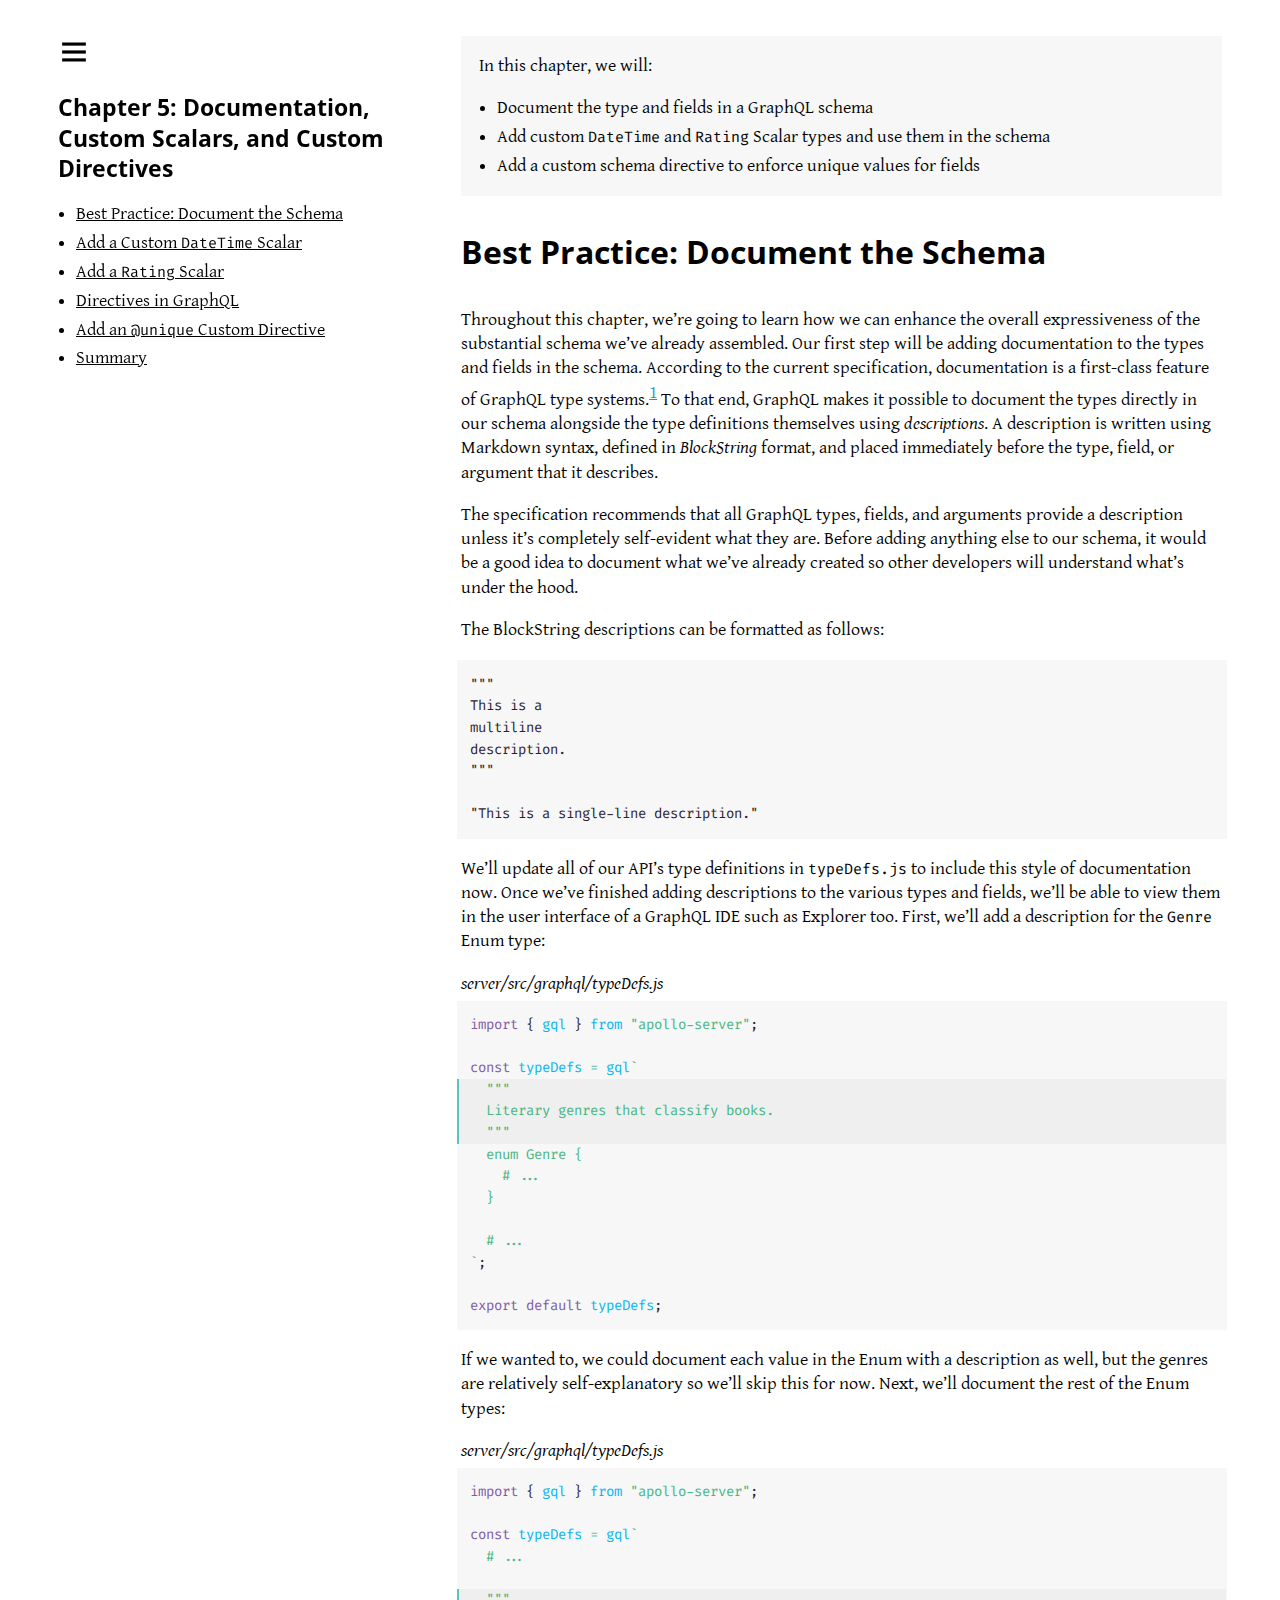
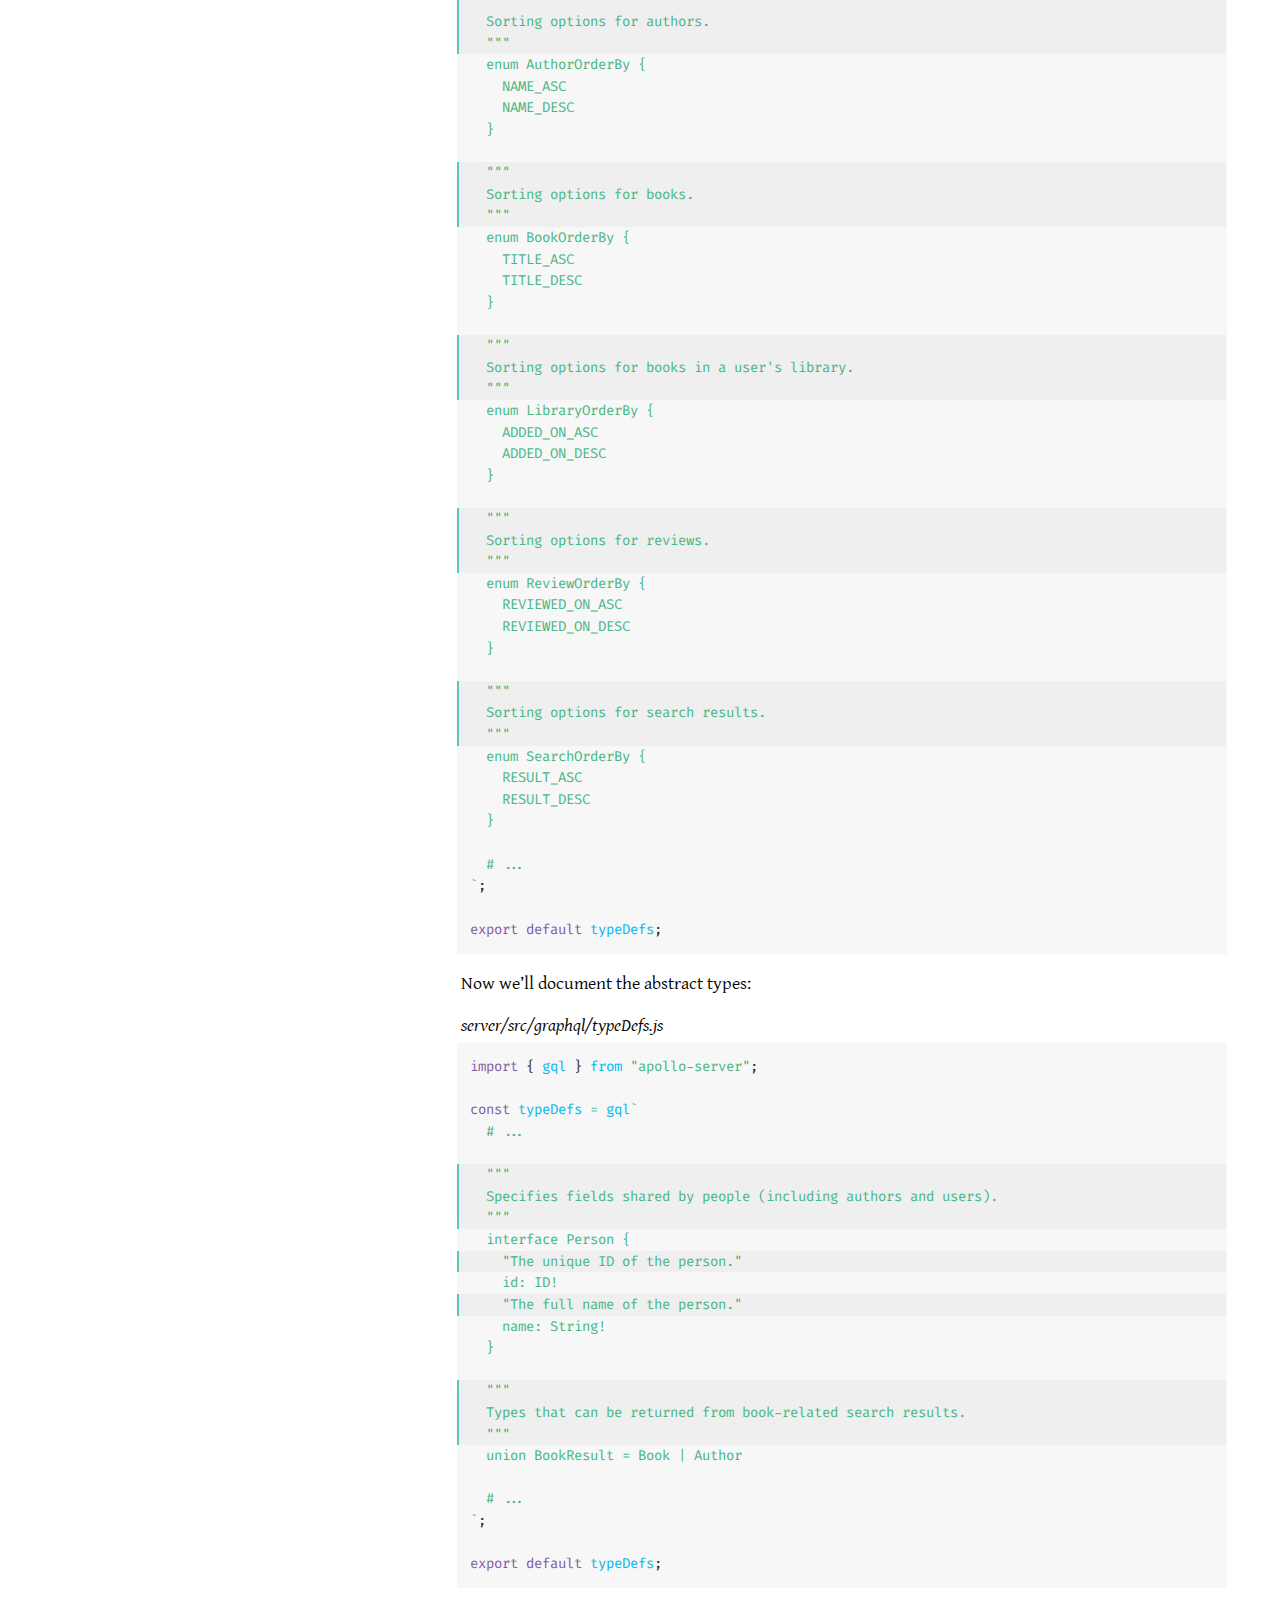
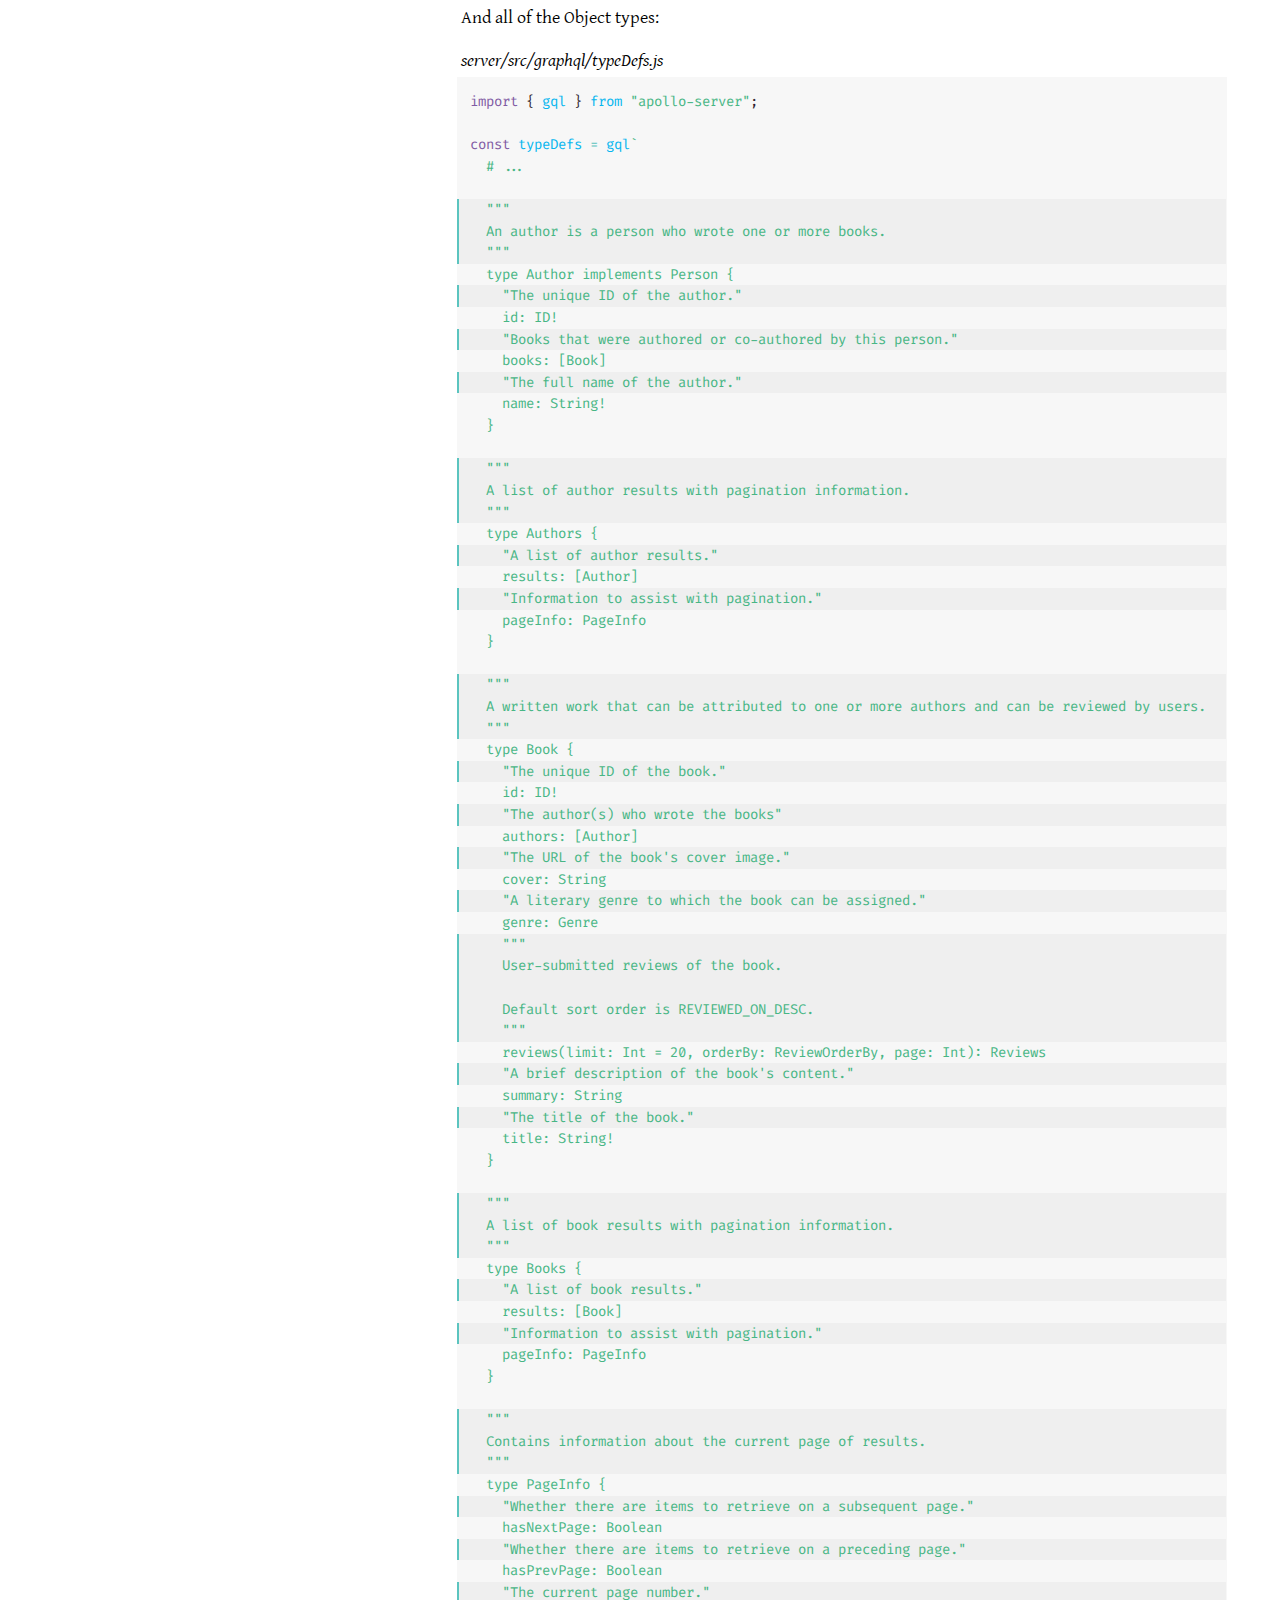
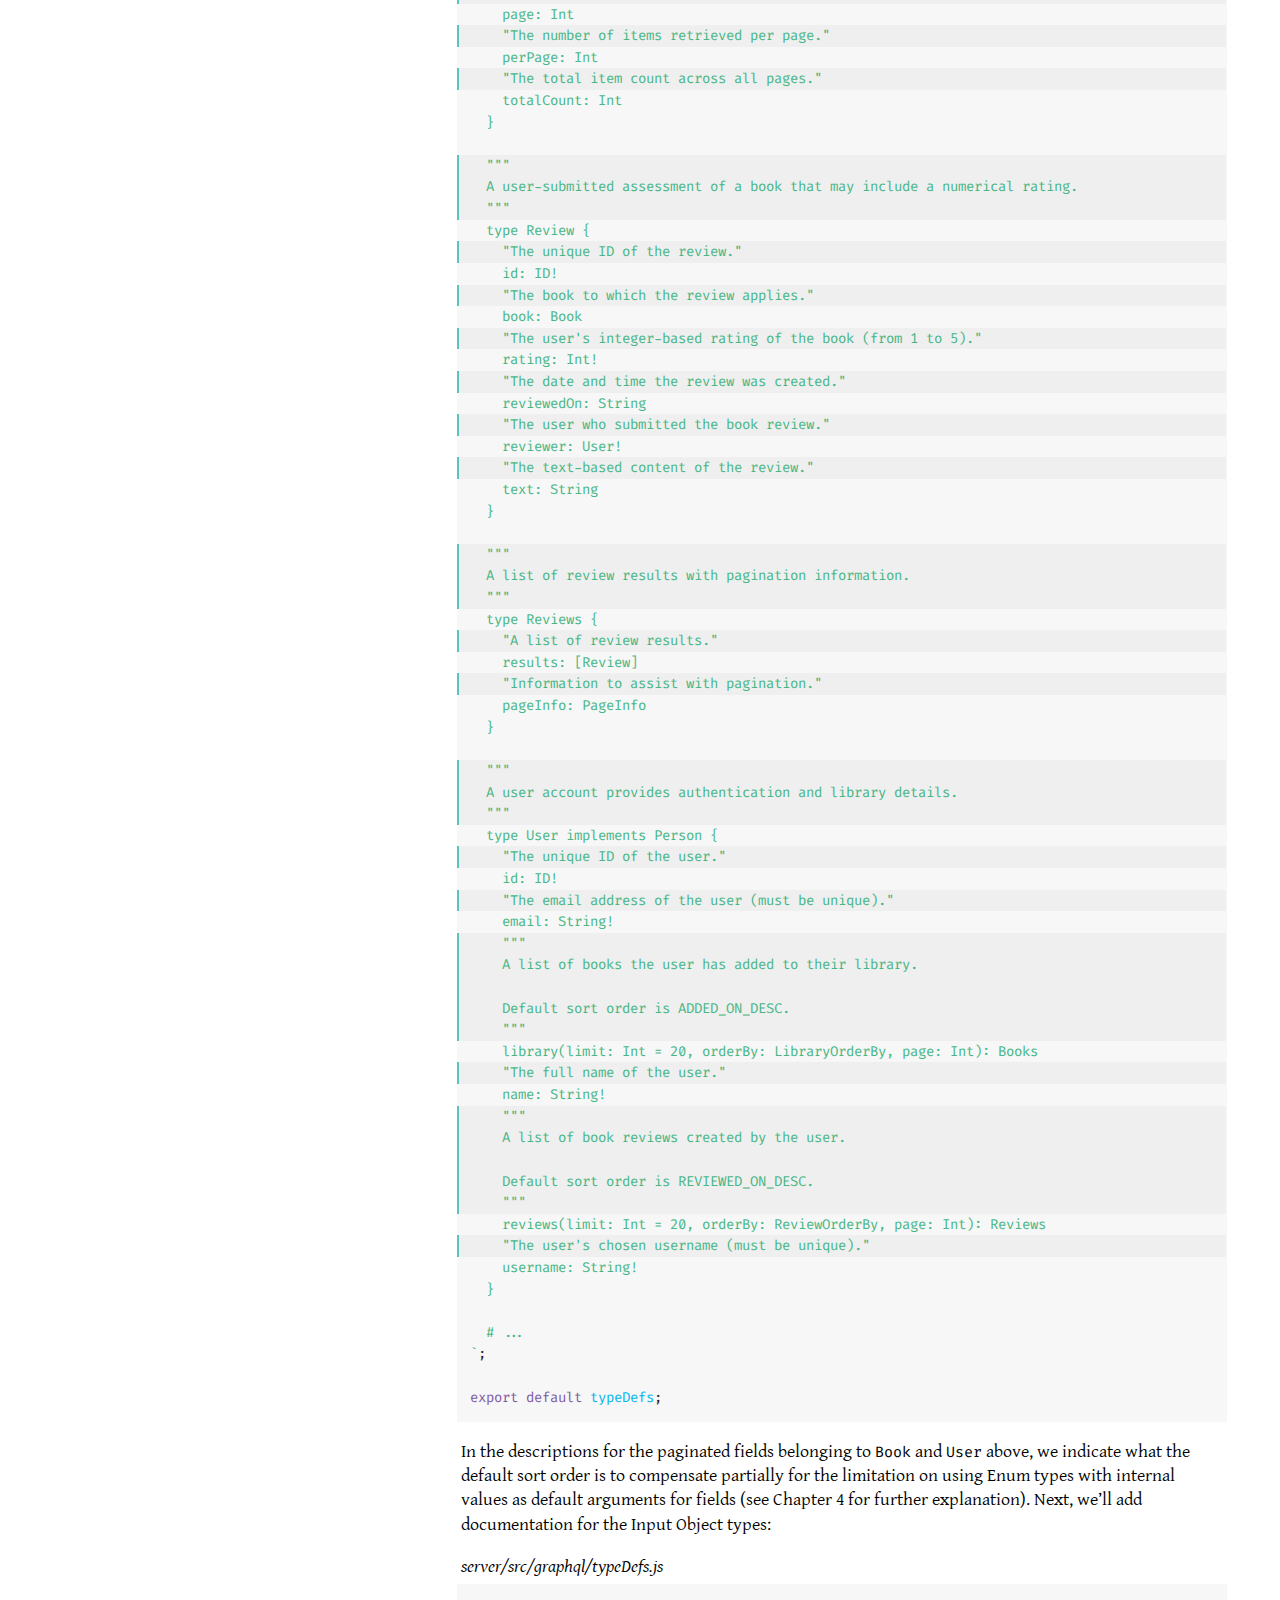
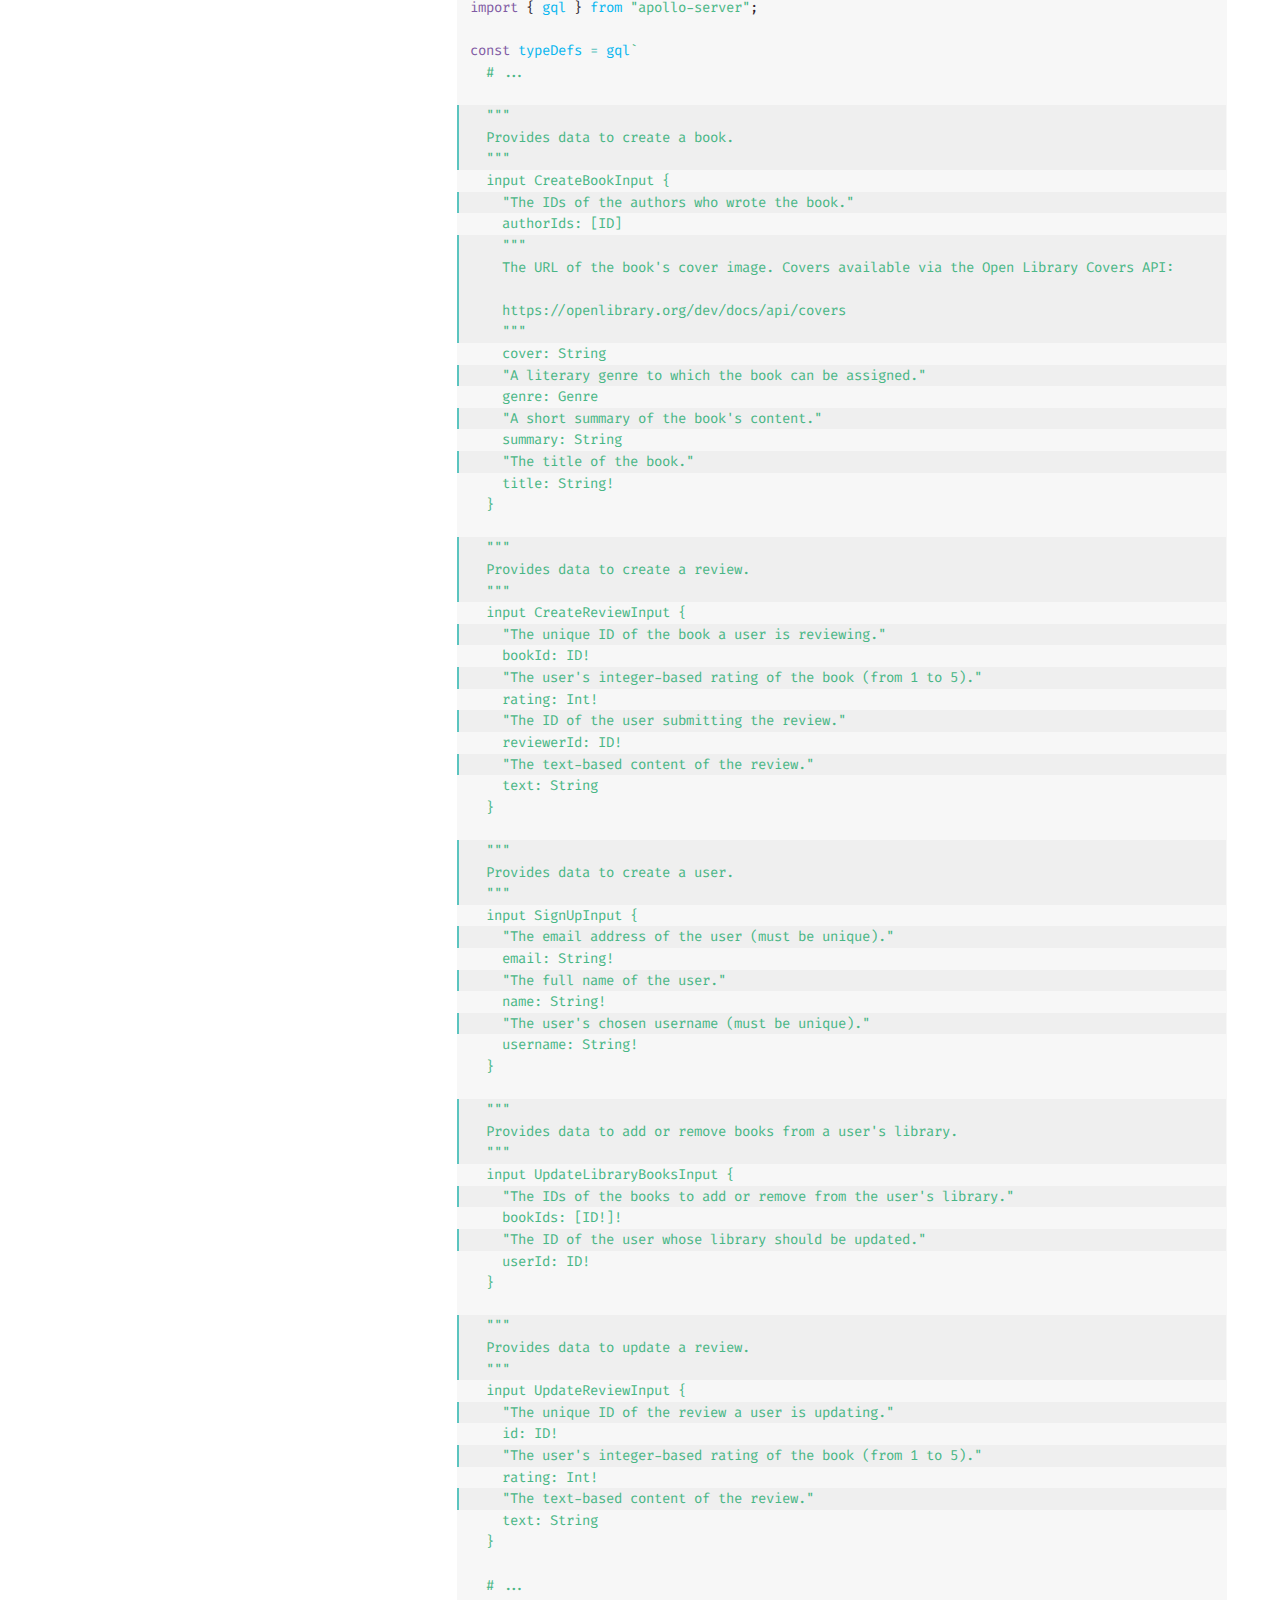
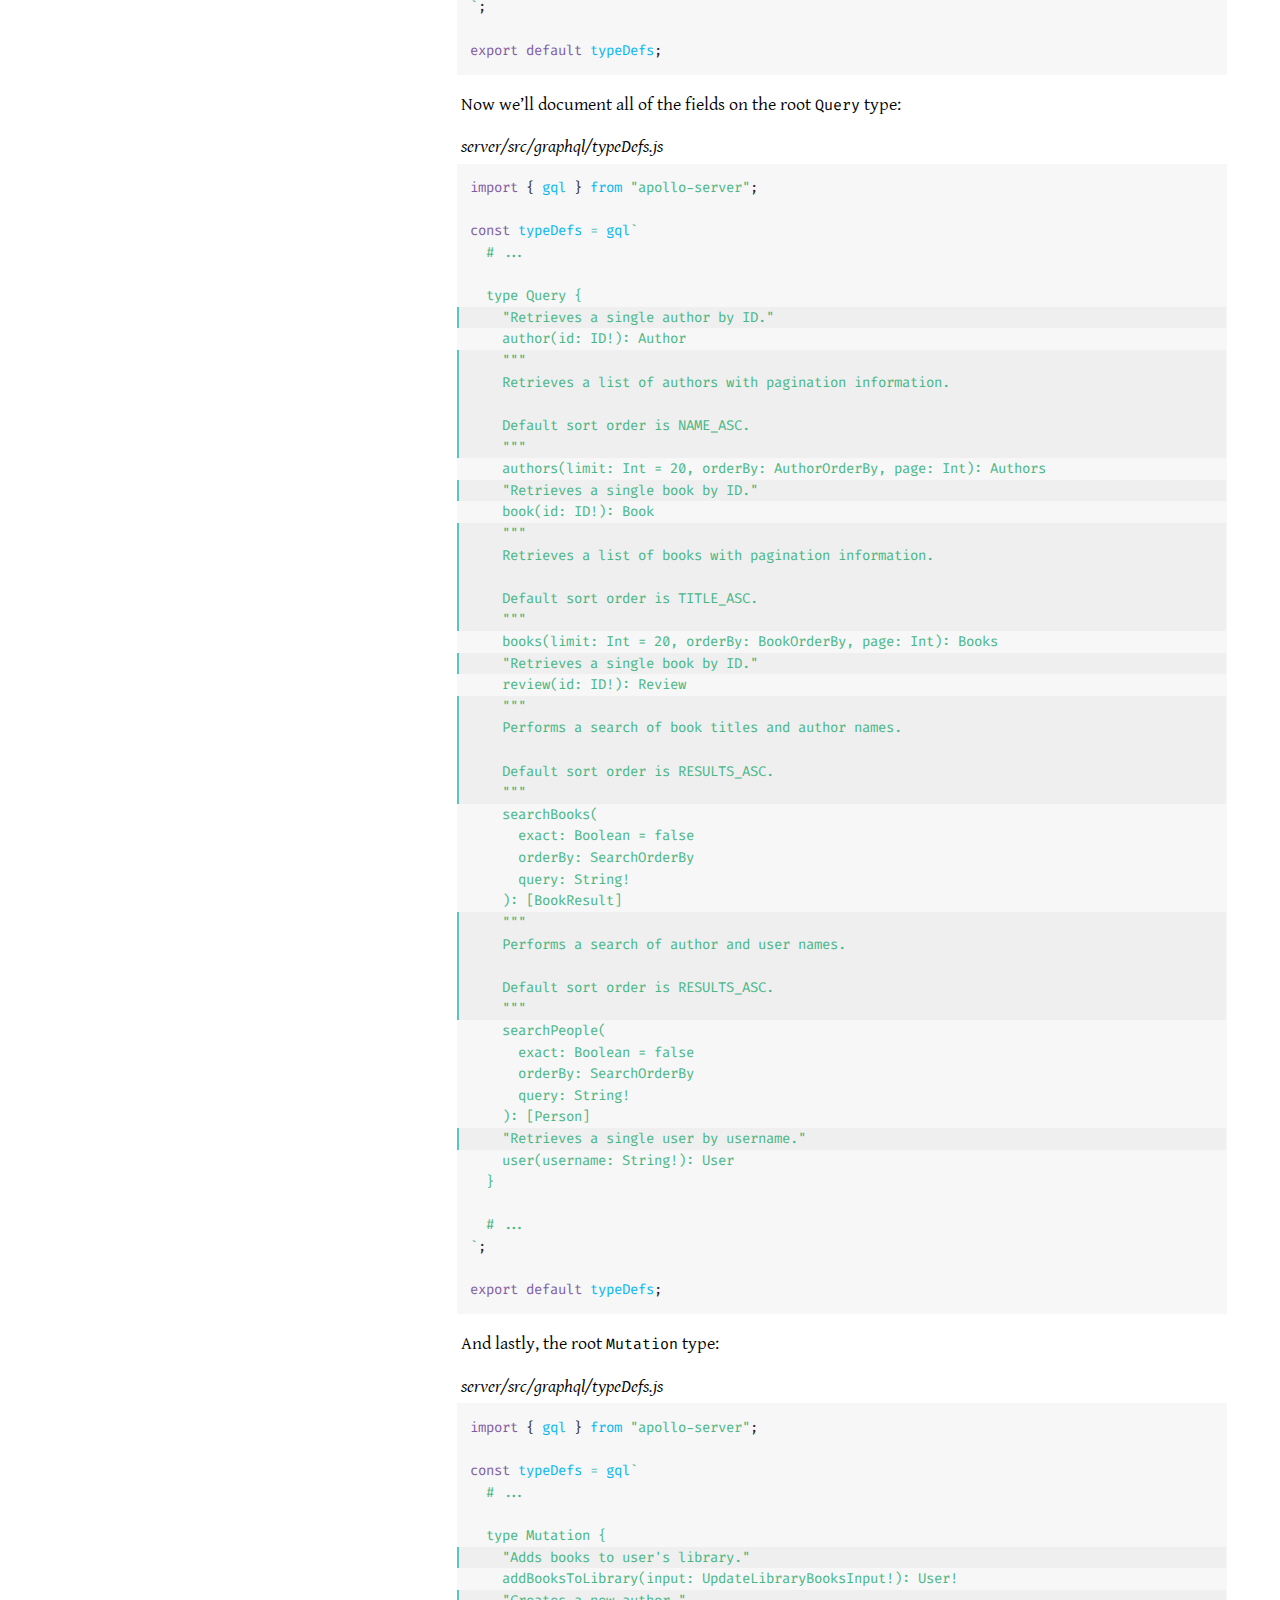
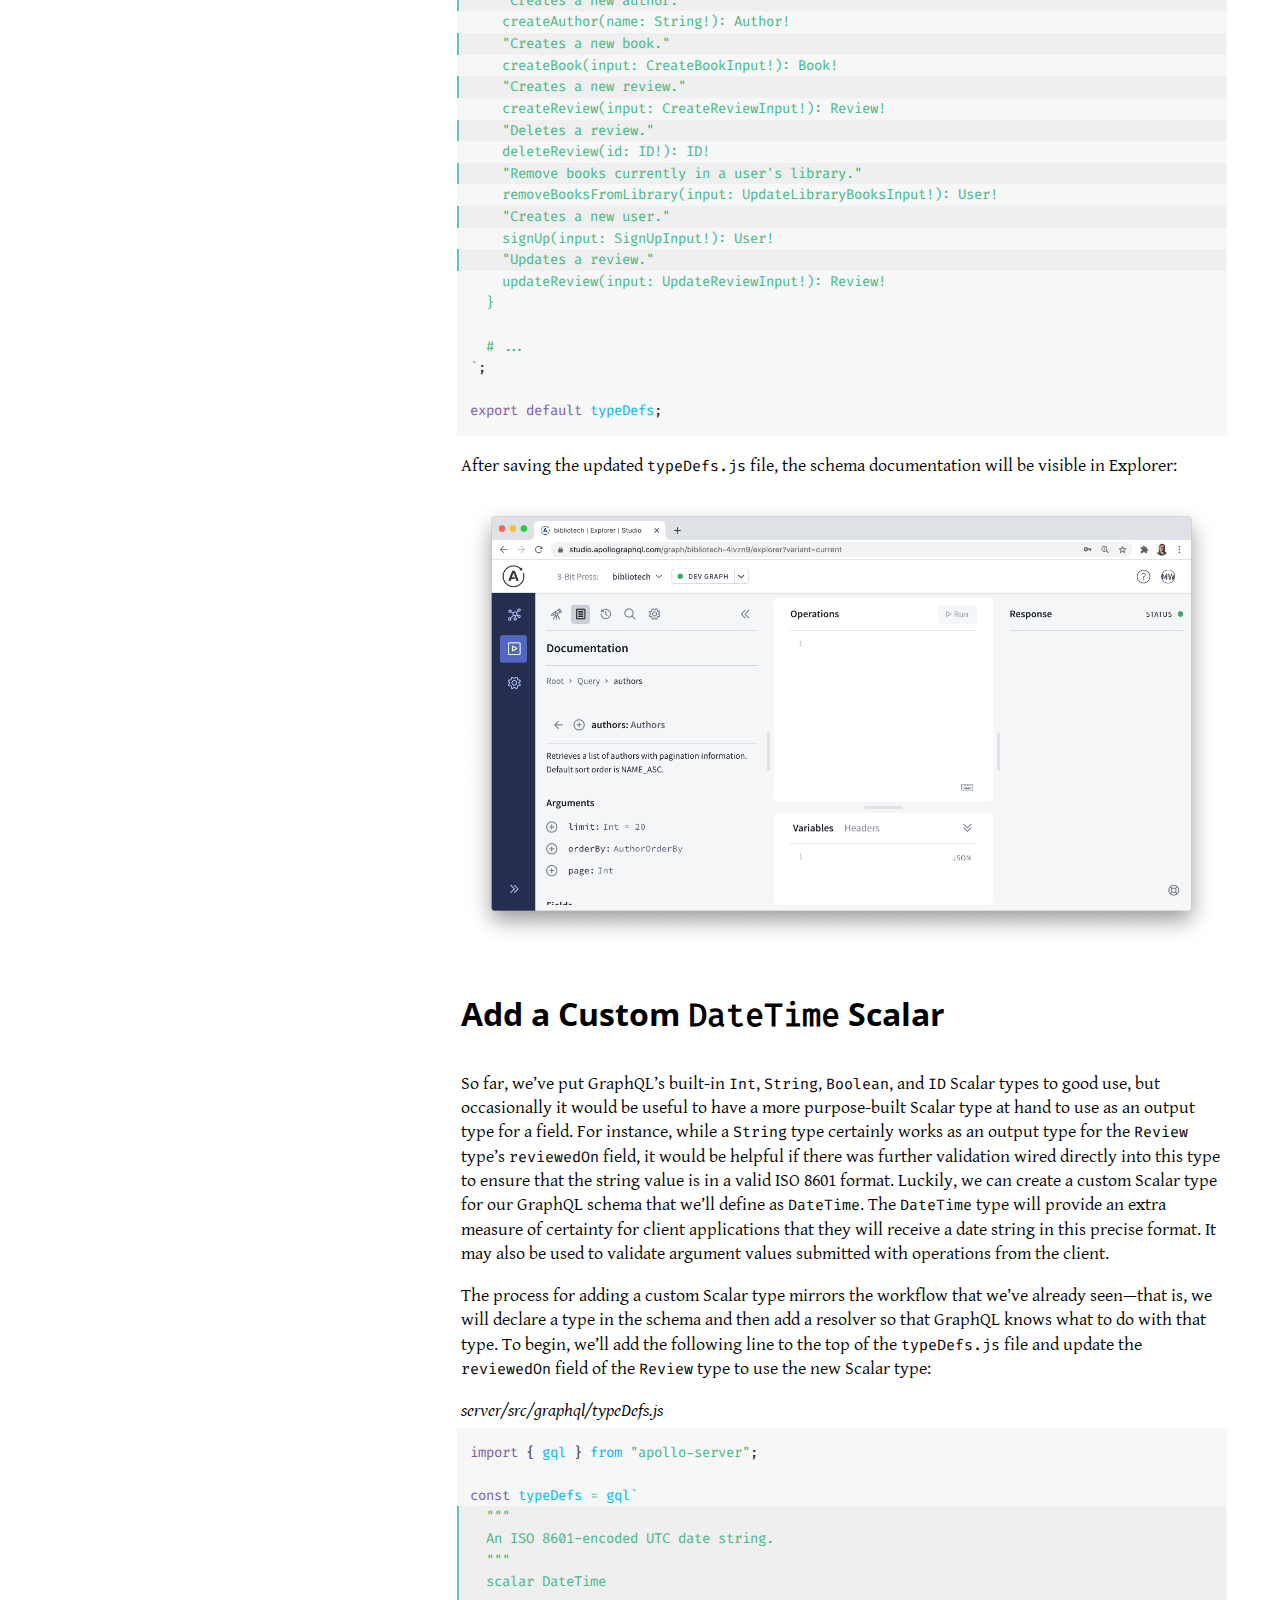
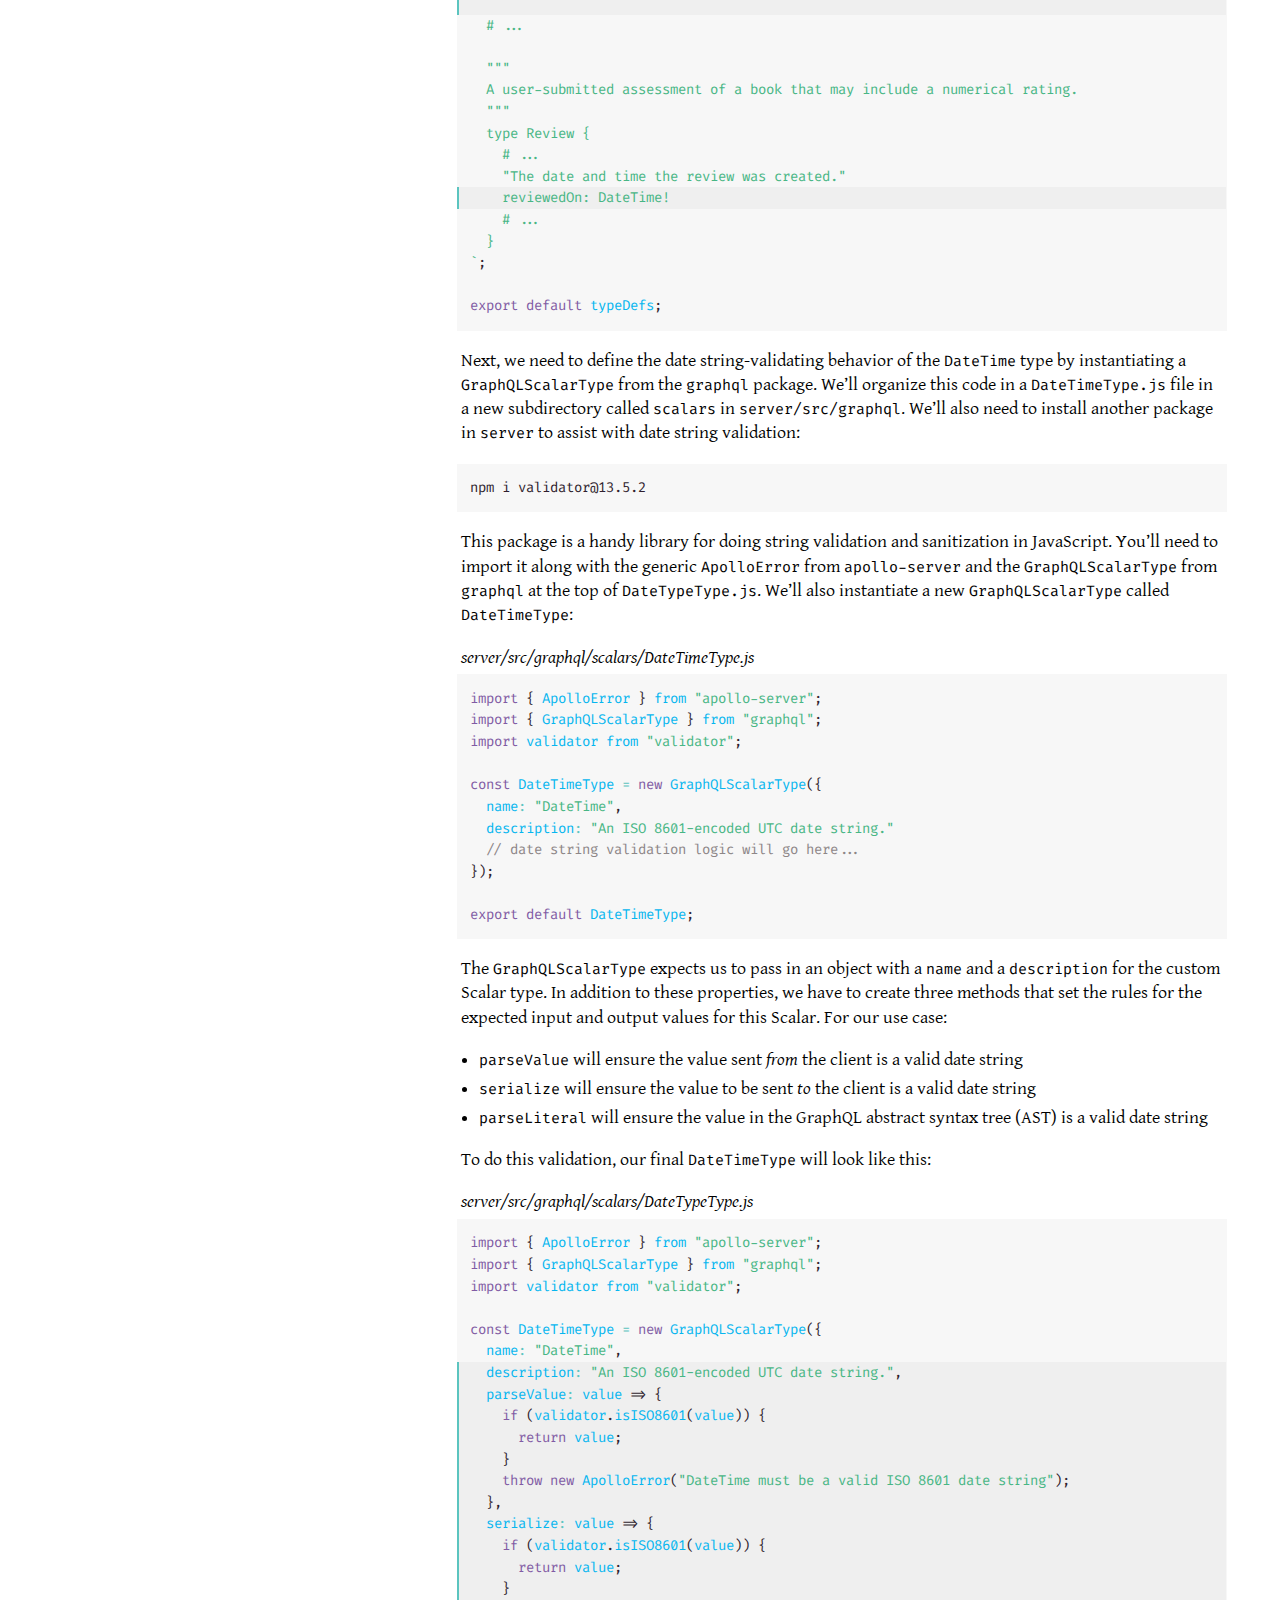
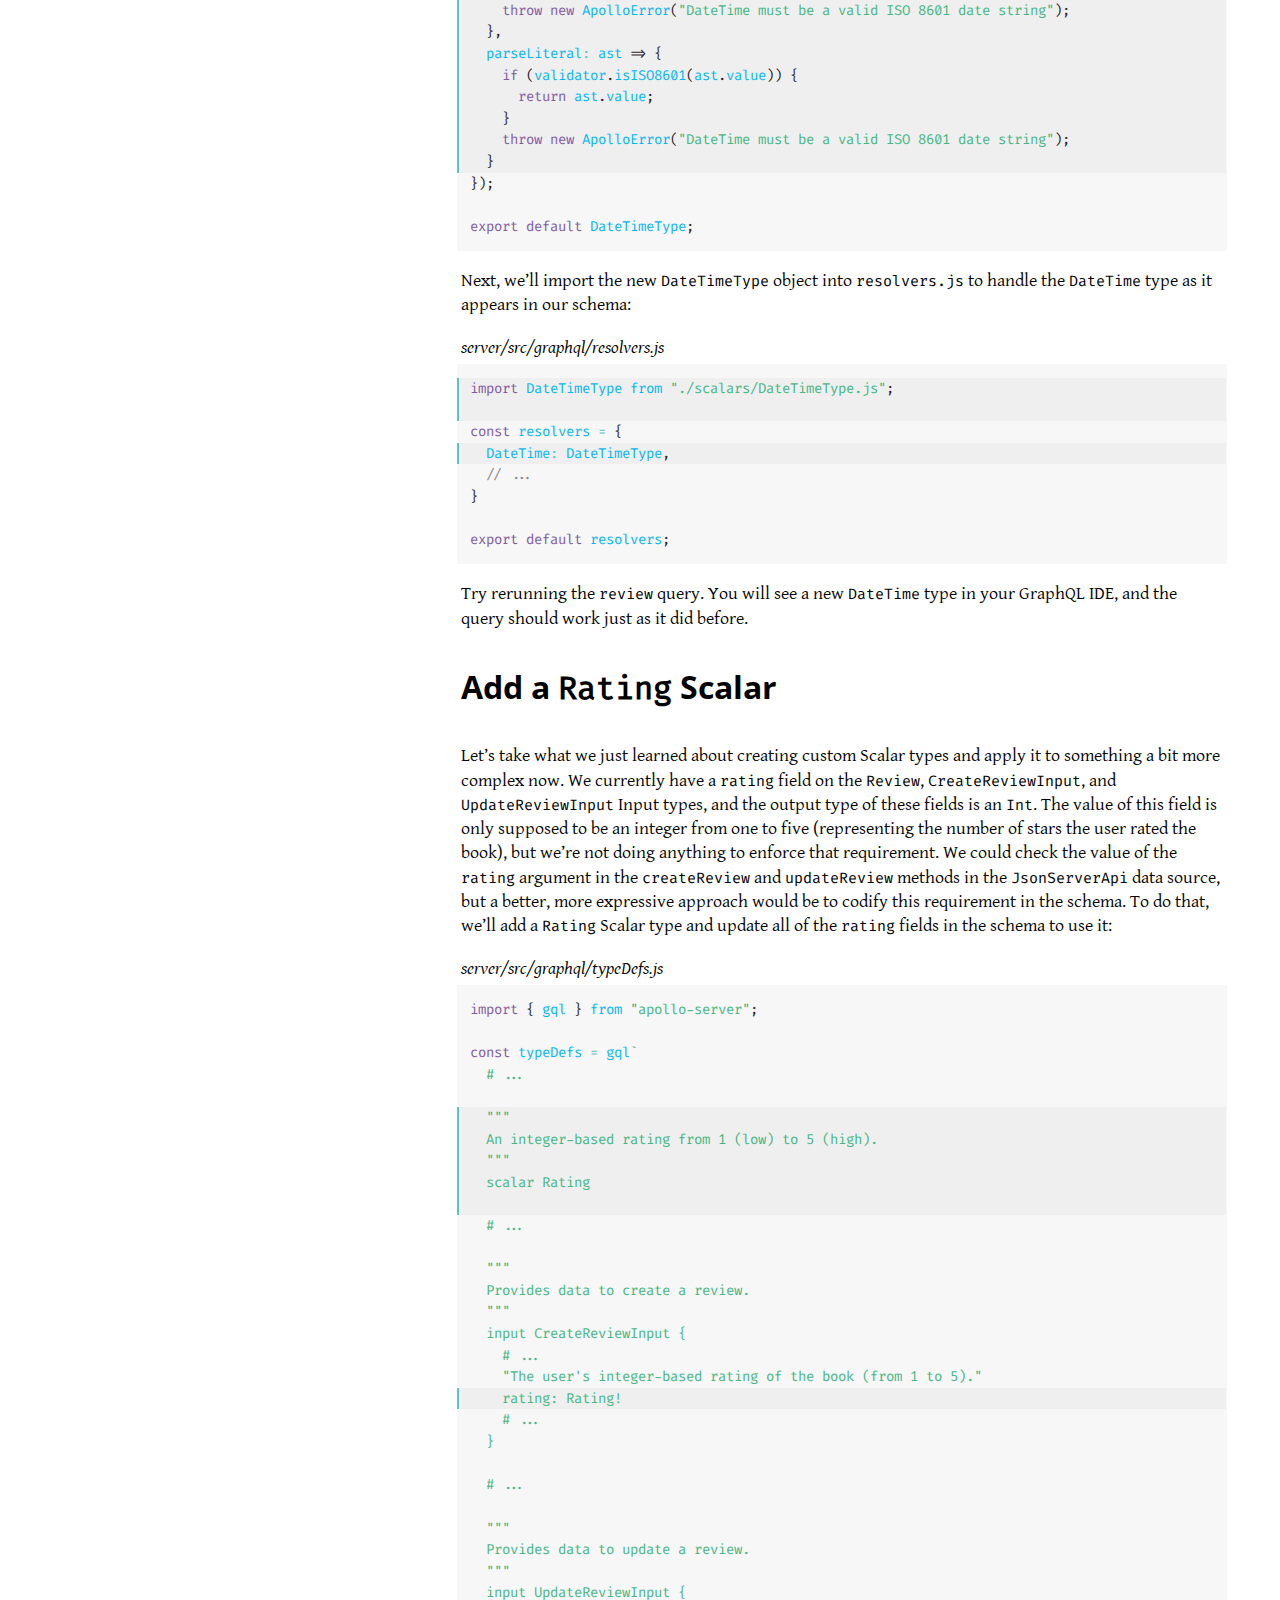
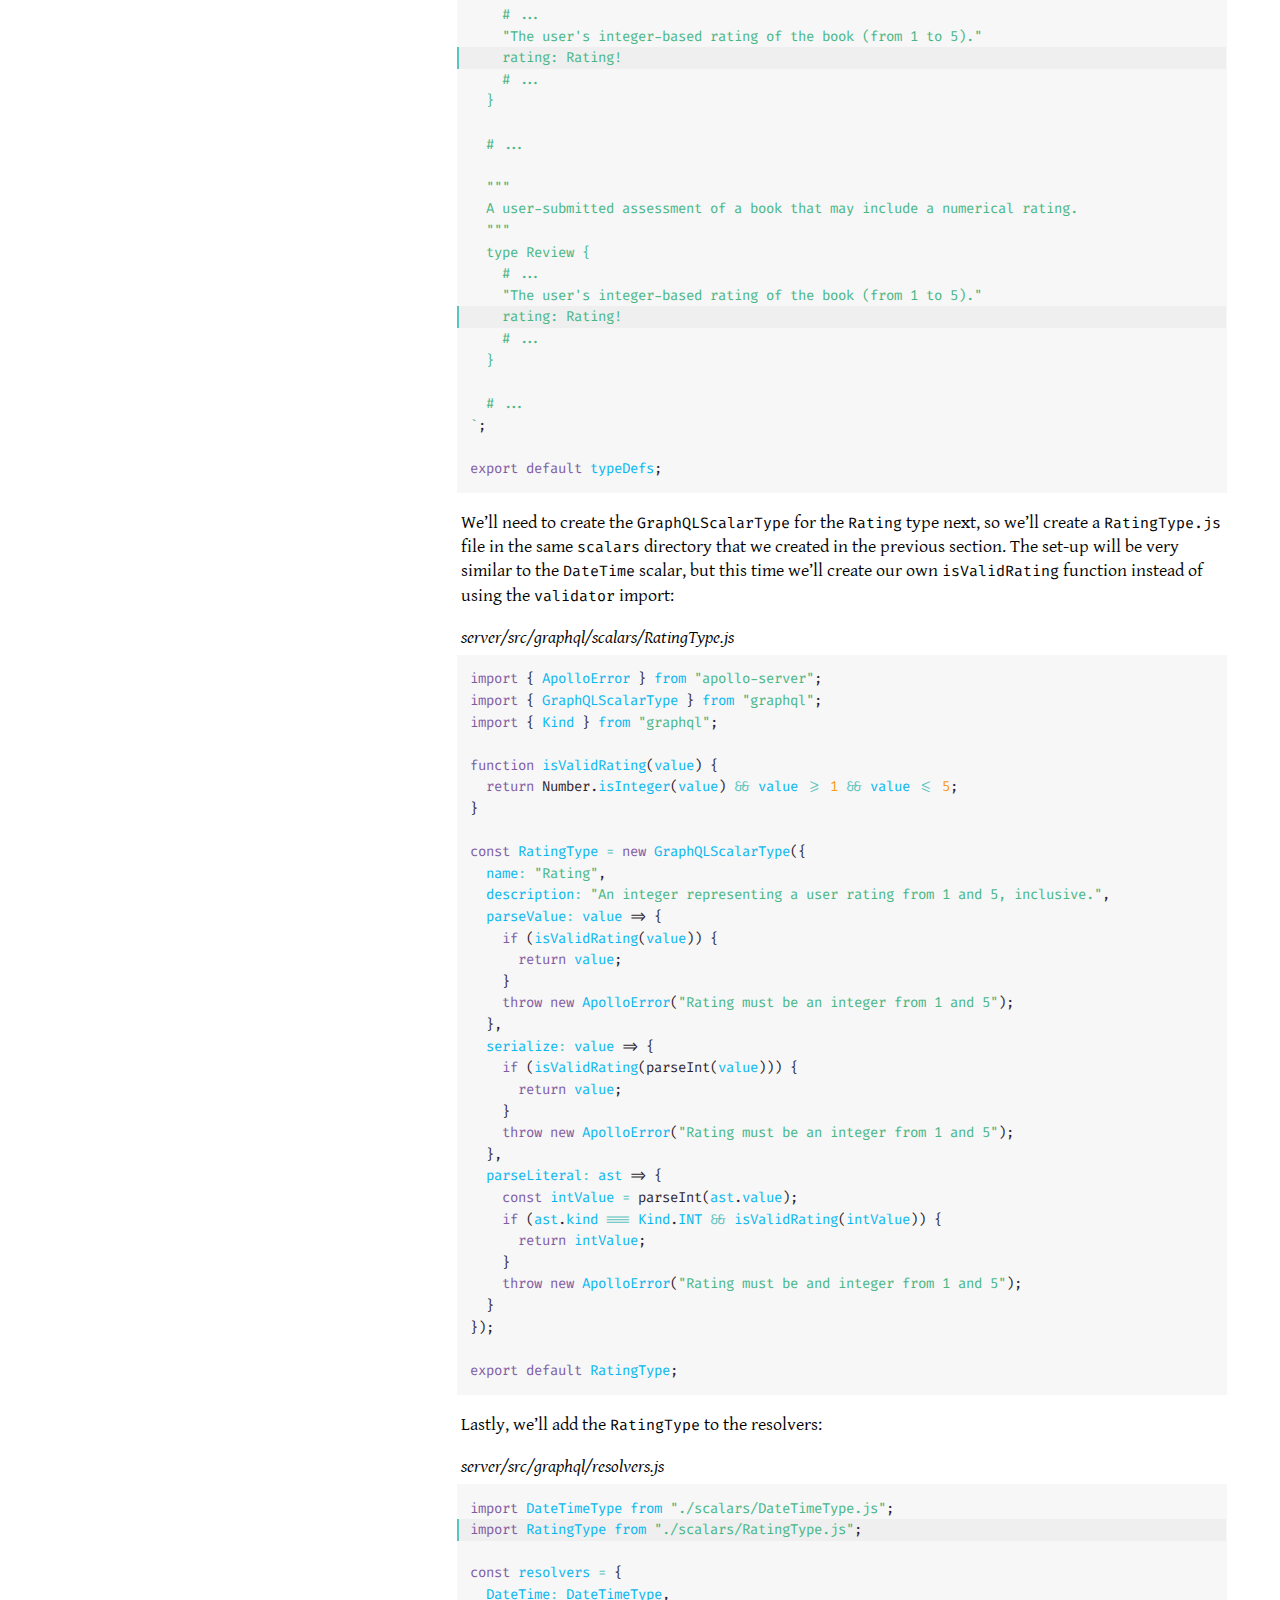
<file: get-going-with-graphql/content/chapter-05/index.html>
<!DOCTYPE html>
<html xmlns="http://www.w3.org/1999/xhtml" lang="en-US" xml:lang="en-US">
<head>
  <meta charset="utf-8" />
  <link rel="icon" href="../../images/favicon.ico" />
  <meta name="generator" content="pandoc" />
  <meta name="viewport" content="width=device-width, initial-scale=1.0, user-scalable=yes" />
  <meta name="author" content="Mandi Wise" />
  <title>Get Going with GraphQL</title>
  <style>
    code{white-space: pre-wrap;}
    span.smallcaps{font-variant: small-caps;}
    span.underline{text-decoration: underline;}
    div.column{display: inline-block; vertical-align: top; width: 50%;}
    div.hanging-indent{margin-left: 1.5em; text-indent: -1.5em;}
    ul.task-list{list-style: none;}
  </style>
  <link rel="stylesheet" href="../../css/web.min.css" />
  <!--[if lt IE 9]>
    <script src="//cdnjs.cloudflare.com/ajax/libs/html5shiv/3.7.3/html5shiv-printshiv.min.js"></script>
  <![endif]-->
</head>
<body>
<div id="masthead">
<div class="close-button-wrapper">
<button id="masthead-close" type="button"><span>Close</span></button>
</div>
<header id="title-block-header">
<h1 class="title">Get Going with GraphQL</h1>
<p class="subtitle">Learn How to Build JavaScript Applications with Apollo Server and Apollo Client</p>
<p class="author">Mandi Wise</p>
</header>
<nav class="book-nav">
<ol class="front-matter-content">
<li><a href="../preface/index.html">Preface</a></li>
</ol>
<ol class="main-matter-content">
<li><a href="../chapter-01/index.html">Up and Running with GraphQL and Apollo Server</a></li>
<li><a href="../chapter-02/index.html">More on Queries</a></li>
<li><a href="../chapter-03/index.html">Mutating Data</a></li>
<li><a href="../chapter-04/index.html">Pagination and Search Queries</a></li>
<li><a href="../chapter-05/index.html">Documentation, Custom Scalars, and Custom Directives</a></li>
<li><a href="../chapter-06/index.html">Authentication and Authorization</a></li>
<li><a href="../chapter-07/index.html">React App Set-up</a></li>
<li><a href="../chapter-08/index.html">Apollo Client with User Authentication</a></li>
<li><a href="../chapter-09/index.html">Pagination, Mutations, and the Apollo Client Cache</a></li>
<li><a href="../chapter-10/index.html">Real-time Updates with Subscriptions</a></li>
</ol>
<ol class="back-matter-content">
<li><a href="../appendix-a/index.html">Appendix A</a></li>
<li><a href="../about-the-author/index.html">About the Author</a></li>
<li><a href="../changelog/index.html">Changelog</a></li>
</ol>
<img src="../../images/8bp-logo-white.svg" class="logo" alt="8-Bit Press Inc. logo" />
</nav>
</div>
<div id="chapter">
<div class="chapter-nav">
<nav id="TOC" role="doc-toc">
<button id="masthead-open" type="button"><span>Book Navigation</span></button>
<h2 id="toc-title">Contents</h2>
<ul>
<li><a href="#documentation-custom-scalars-and-custom-directives">Chapter 5: Documentation, Custom Scalars, and Custom Directives</a>
<ul>
<li><a href="#best-practice-document-the-schema">Best Practice: Document the Schema</a></li>
<li><a href="#add-a-custom-datetime-scalar">Add a Custom <code>DateTime</code> Scalar</a></li>
<li><a href="#add-a-rating-scalar">Add a <code>Rating</code> Scalar</a></li>
<li><a href="#directives-in-graphql">Directives in GraphQL</a></li>
<li><a href="#add-an-unique-custom-directive">Add an <code>@unique</code> Custom Directive</a></li>
<li><a href="#summary">Summary</a></li>
</ul></li>
</ul>
</nav>
</div>
<div class="content">
<h1 id="documentation-custom-scalars-and-custom-directives">Chapter 5: Documentation, Custom Scalars, and Custom Directives</h1>
<div class="boxout">
<p>In this chapter, we will:</p>
<ul>
<li>Document the type and fields in a GraphQL schema</li>
<li>Add custom <code>DateTime</code> and <code>Rating</code> Scalar types and use them in the schema</li>
<li>Add a custom schema directive to enforce unique values for fields</li>
</ul>
</div>
<h2 id="best-practice-document-the-schema">Best Practice: Document the Schema</h2>
<p>Throughout this chapter, we’re going to learn how we can enhance the overall expressiveness of the substantial schema we’ve already assembled. Our first step will be adding documentation to the types and fields in the schema. According to the current specification, documentation is a first-class feature of GraphQL type systems.<a href="#fn1" class="footnote-ref" id="fnref1" role="doc-noteref"><sup>1</sup></a> To that end, GraphQL makes it possible to document the types directly in our schema alongside the type definitions themselves using <em>descriptions</em>. A description is written using Markdown syntax, defined in <em>BlockString</em> format, and placed immediately before the type, field, or argument that it describes.</p>
<p>The specification recommends that all GraphQL types, fields, and arguments provide a description unless it’s completely self-evident what they are. Before adding anything else to our schema, it would be a good idea to document what we’ve already created so other developers will understand what’s under the hood.</p>
<p>The BlockString descriptions can be formatted as follows:</p>
<div class="highlight"><pre><span></span>&quot;&quot;&quot;
This is a
multiline
description.
&quot;&quot;&quot;

&quot;This is a single-line description.&quot;
</pre></div>

<p>We’ll update all of our API’s type definitions in <code>typeDefs.js</code> to include this style of documentation now. Once we’ve finished adding descriptions to the various types and fields, we’ll be able to view them in the user interface of a GraphQL IDE such as Explorer too. First, we’ll add a description for the <code>Genre</code> Enum type:</p>
<p></p>
<div class="code-context">
<p>server/src/graphql/typeDefs.js</p>
</div>
<div class="highlight"><pre><span></span><span class="kr">import</span> <span class="p">{</span> <span class="nx">gql</span> <span class="p">}</span> <span class="nx">from</span> <span class="s2">&quot;apollo-server&quot;</span><span class="p">;</span>

<span class="kr">const</span> <span class="nx">typeDefs</span> <span class="o">=</span> <span class="nx">gql</span><span class="sb">`</span>
<span class="hll"><span class="sb">  &quot;&quot;&quot;</span>
</span><span class="hll"><span class="sb">  Literary genres that classify books.</span>
</span><span class="hll"><span class="sb">  &quot;&quot;&quot;</span>
</span><span class="sb">  enum Genre {</span>
<span class="sb">    # ...</span>
<span class="sb">  }</span>

<span class="sb">  # ...</span>
<span class="sb">`</span><span class="p">;</span>

<span class="kr">export</span> <span class="k">default</span> <span class="nx">typeDefs</span><span class="p">;</span>
</pre></div>

<p>If we wanted to, we could document each value in the Enum with a description as well, but the genres are relatively self-explanatory so we’ll skip this for now. Next, we’ll document the rest of the Enum types:</p>
<p></p>
<div class="code-context">
<p>server/src/graphql/typeDefs.js</p>
</div>
<div class="highlight"><pre><span></span><span class="kr">import</span> <span class="p">{</span> <span class="nx">gql</span> <span class="p">}</span> <span class="nx">from</span> <span class="s2">&quot;apollo-server&quot;</span><span class="p">;</span>

<span class="kr">const</span> <span class="nx">typeDefs</span> <span class="o">=</span> <span class="nx">gql</span><span class="sb">`</span>
<span class="sb">  # ...</span>

<span class="hll"><span class="sb">  &quot;&quot;&quot;</span>
</span><span class="hll"><span class="sb">  Sorting options for authors.</span>
</span><span class="hll"><span class="sb">  &quot;&quot;&quot;</span>
</span><span class="sb">  enum AuthorOrderBy {</span>
<span class="sb">    NAME_ASC</span>
<span class="sb">    NAME_DESC</span>
<span class="sb">  }</span>

<span class="hll"><span class="sb">  &quot;&quot;&quot;</span>
</span><span class="hll"><span class="sb">  Sorting options for books.</span>
</span><span class="hll"><span class="sb">  &quot;&quot;&quot;</span>
</span><span class="sb">  enum BookOrderBy {</span>
<span class="sb">    TITLE_ASC</span>
<span class="sb">    TITLE_DESC</span>
<span class="sb">  }</span>

<span class="hll"><span class="sb">  &quot;&quot;&quot;</span>
</span><span class="hll"><span class="sb">  Sorting options for books in a user&#39;s library.</span>
</span><span class="hll"><span class="sb">  &quot;&quot;&quot;</span>
</span><span class="sb">  enum LibraryOrderBy {</span>
<span class="sb">    ADDED_ON_ASC</span>
<span class="sb">    ADDED_ON_DESC</span>
<span class="sb">  }</span>

<span class="hll"><span class="sb">  &quot;&quot;&quot;</span>
</span><span class="hll"><span class="sb">  Sorting options for reviews.</span>
</span><span class="hll"><span class="sb">  &quot;&quot;&quot;</span>
</span><span class="sb">  enum ReviewOrderBy {</span>
<span class="sb">    REVIEWED_ON_ASC</span>
<span class="sb">    REVIEWED_ON_DESC</span>
<span class="sb">  }</span>

<span class="hll"><span class="sb">  &quot;&quot;&quot;</span>
</span><span class="hll"><span class="sb">  Sorting options for search results.</span>
</span><span class="hll"><span class="sb">  &quot;&quot;&quot;</span>
</span><span class="sb">  enum SearchOrderBy {</span>
<span class="sb">    RESULT_ASC</span>
<span class="sb">    RESULT_DESC</span>
<span class="sb">  }</span>

<span class="sb">  # ...</span>
<span class="sb">`</span><span class="p">;</span>

<span class="kr">export</span> <span class="k">default</span> <span class="nx">typeDefs</span><span class="p">;</span>
</pre></div>

<p>Now we’ll document the abstract types:</p>
<p></p>
<div class="code-context">
<p>server/src/graphql/typeDefs.js</p>
</div>
<div class="highlight"><pre><span></span><span class="kr">import</span> <span class="p">{</span> <span class="nx">gql</span> <span class="p">}</span> <span class="nx">from</span> <span class="s2">&quot;apollo-server&quot;</span><span class="p">;</span>

<span class="kr">const</span> <span class="nx">typeDefs</span> <span class="o">=</span> <span class="nx">gql</span><span class="sb">`</span>
<span class="sb">  # ...</span>

<span class="hll"><span class="sb">  &quot;&quot;&quot;</span>
</span><span class="hll"><span class="sb">  Specifies fields shared by people (including authors and users).</span>
</span><span class="hll"><span class="sb">  &quot;&quot;&quot;</span>
</span><span class="sb">  interface Person {</span>
<span class="hll"><span class="sb">    &quot;The unique ID of the person.&quot;</span>
</span><span class="sb">    id: ID!</span>
<span class="hll"><span class="sb">    &quot;The full name of the person.&quot;</span>
</span><span class="sb">    name: String!</span>
<span class="sb">  }</span>

<span class="hll"><span class="sb">  &quot;&quot;&quot;</span>
</span><span class="hll"><span class="sb">  Types that can be returned from book-related search results.</span>
</span><span class="hll"><span class="sb">  &quot;&quot;&quot;</span>
</span><span class="sb">  union BookResult = Book | Author</span>

<span class="sb">  # ...</span>
<span class="sb">`</span><span class="p">;</span>

<span class="kr">export</span> <span class="k">default</span> <span class="nx">typeDefs</span><span class="p">;</span>
</pre></div>

<p>And all of the Object types:</p>
<p></p>
<div class="code-context">
<p>server/src/graphql/typeDefs.js</p>
</div>
<div class="highlight"><pre><span></span><span class="kr">import</span> <span class="p">{</span> <span class="nx">gql</span> <span class="p">}</span> <span class="nx">from</span> <span class="s2">&quot;apollo-server&quot;</span><span class="p">;</span>

<span class="kr">const</span> <span class="nx">typeDefs</span> <span class="o">=</span> <span class="nx">gql</span><span class="sb">`</span>
<span class="sb">  # ...</span>

<span class="hll"><span class="sb">  &quot;&quot;&quot;</span>
</span><span class="hll"><span class="sb">  An author is a person who wrote one or more books.</span>
</span><span class="hll"><span class="sb">  &quot;&quot;&quot;</span>
</span><span class="sb">  type Author implements Person {</span>
<span class="hll"><span class="sb">    &quot;The unique ID of the author.&quot;</span>
</span><span class="sb">    id: ID!</span>
<span class="hll"><span class="sb">    &quot;Books that were authored or co-authored by this person.&quot;</span>
</span><span class="sb">    books: [Book]</span>
<span class="hll"><span class="sb">    &quot;The full name of the author.&quot;</span>
</span><span class="sb">    name: String!</span>
<span class="sb">  }</span>

<span class="hll"><span class="sb">  &quot;&quot;&quot;</span>
</span><span class="hll"><span class="sb">  A list of author results with pagination information.</span>
</span><span class="hll"><span class="sb">  &quot;&quot;&quot;</span>
</span><span class="sb">  type Authors {</span>
<span class="hll"><span class="sb">    &quot;A list of author results.&quot;</span>
</span><span class="sb">    results: [Author]</span>
<span class="hll"><span class="sb">    &quot;Information to assist with pagination.&quot;</span>
</span><span class="sb">    pageInfo: PageInfo</span>
<span class="sb">  }</span>

<span class="hll"><span class="sb">  &quot;&quot;&quot;</span>
</span><span class="hll"><span class="sb">  A written work that can be attributed to one or more authors and can be reviewed by users.</span>
</span><span class="hll"><span class="sb">  &quot;&quot;&quot;</span>
</span><span class="sb">  type Book {</span>
<span class="hll"><span class="sb">    &quot;The unique ID of the book.&quot;</span>
</span><span class="sb">    id: ID!</span>
<span class="hll"><span class="sb">    &quot;The author(s) who wrote the books&quot;</span>
</span><span class="sb">    authors: [Author]</span>
<span class="hll"><span class="sb">    &quot;The URL of the book&#39;s cover image.&quot;</span>
</span><span class="sb">    cover: String</span>
<span class="hll"><span class="sb">    &quot;A literary genre to which the book can be assigned.&quot;</span>
</span><span class="sb">    genre: Genre</span>
<span class="hll"><span class="sb">    &quot;&quot;&quot;</span>
</span><span class="hll"><span class="sb">    User-submitted reviews of the book.</span>
</span><span class="hll">
</span><span class="hll"><span class="sb">    Default sort order is REVIEWED_ON_DESC.</span>
</span><span class="hll"><span class="sb">    &quot;&quot;&quot;</span>
</span><span class="sb">    reviews(limit: Int = 20, orderBy: ReviewOrderBy, page: Int): Reviews</span>
<span class="hll"><span class="sb">    &quot;A brief description of the book&#39;s content.&quot;</span>
</span><span class="sb">    summary: String</span>
<span class="hll"><span class="sb">    &quot;The title of the book.&quot;</span>
</span><span class="sb">    title: String!</span>
<span class="sb">  }</span>

<span class="hll"><span class="sb">  &quot;&quot;&quot;</span>
</span><span class="hll"><span class="sb">  A list of book results with pagination information.</span>
</span><span class="hll"><span class="sb">  &quot;&quot;&quot;</span>
</span><span class="sb">  type Books {</span>
<span class="hll"><span class="sb">    &quot;A list of book results.&quot;</span>
</span><span class="sb">    results: [Book]</span>
<span class="hll"><span class="sb">    &quot;Information to assist with pagination.&quot;</span>
</span><span class="sb">    pageInfo: PageInfo</span>
<span class="sb">  }</span>

<span class="hll"><span class="sb">  &quot;&quot;&quot;</span>
</span><span class="hll"><span class="sb">  Contains information about the current page of results.</span>
</span><span class="hll"><span class="sb">  &quot;&quot;&quot;</span>
</span><span class="sb">  type PageInfo {</span>
<span class="hll"><span class="sb">    &quot;Whether there are items to retrieve on a subsequent page.&quot;</span>
</span><span class="sb">    hasNextPage: Boolean</span>
<span class="hll"><span class="sb">    &quot;Whether there are items to retrieve on a preceding page.&quot;</span>
</span><span class="sb">    hasPrevPage: Boolean</span>
<span class="hll"><span class="sb">    &quot;The current page number.&quot;</span>
</span><span class="sb">    page: Int</span>
<span class="hll"><span class="sb">    &quot;The number of items retrieved per page.&quot;</span>
</span><span class="sb">    perPage: Int</span>
<span class="hll"><span class="sb">    &quot;The total item count across all pages.&quot;</span>
</span><span class="sb">    totalCount: Int</span>
<span class="sb">  }</span>

<span class="hll"><span class="sb">  &quot;&quot;&quot;</span>
</span><span class="hll"><span class="sb">  A user-submitted assessment of a book that may include a numerical rating.</span>
</span><span class="hll"><span class="sb">  &quot;&quot;&quot;</span>
</span><span class="sb">  type Review {</span>
<span class="hll"><span class="sb">    &quot;The unique ID of the review.&quot;</span>
</span><span class="sb">    id: ID!</span>
<span class="hll"><span class="sb">    &quot;The book to which the review applies.&quot;</span>
</span><span class="sb">    book: Book</span>
<span class="hll"><span class="sb">    &quot;The user&#39;s integer-based rating of the book (from 1 to 5).&quot;</span>
</span><span class="sb">    rating: Int!</span>
<span class="hll"><span class="sb">    &quot;The date and time the review was created.&quot;</span>
</span><span class="sb">    reviewedOn: String</span>
<span class="hll"><span class="sb">    &quot;The user who submitted the book review.&quot;</span>
</span><span class="sb">    reviewer: User!</span>
<span class="hll"><span class="sb">    &quot;The text-based content of the review.&quot;</span>
</span><span class="sb">    text: String</span>
<span class="sb">  }</span>

<span class="hll"><span class="sb">  &quot;&quot;&quot;</span>
</span><span class="hll"><span class="sb">  A list of review results with pagination information.</span>
</span><span class="hll"><span class="sb">  &quot;&quot;&quot;</span>
</span><span class="sb">  type Reviews {</span>
<span class="hll"><span class="sb">    &quot;A list of review results.&quot;</span>
</span><span class="sb">    results: [Review]</span>
<span class="hll"><span class="sb">    &quot;Information to assist with pagination.&quot;</span>
</span><span class="sb">    pageInfo: PageInfo</span>
<span class="sb">  }</span>

<span class="hll"><span class="sb">  &quot;&quot;&quot;</span>
</span><span class="hll"><span class="sb">  A user account provides authentication and library details.</span>
</span><span class="hll"><span class="sb">  &quot;&quot;&quot;</span>
</span><span class="sb">  type User implements Person {</span>
<span class="hll"><span class="sb">    &quot;The unique ID of the user.&quot;</span>
</span><span class="sb">    id: ID!</span>
<span class="hll"><span class="sb">    &quot;The email address of the user (must be unique).&quot;</span>
</span><span class="sb">    email: String!</span>
<span class="hll"><span class="sb">    &quot;&quot;&quot;</span>
</span><span class="hll"><span class="sb">    A list of books the user has added to their library.</span>
</span><span class="hll">
</span><span class="hll"><span class="sb">    Default sort order is ADDED_ON_DESC.</span>
</span><span class="hll"><span class="sb">    &quot;&quot;&quot;</span>
</span><span class="sb">    library(limit: Int = 20, orderBy: LibraryOrderBy, page: Int): Books</span>
<span class="hll"><span class="sb">    &quot;The full name of the user.&quot;</span>
</span><span class="sb">    name: String!</span>
<span class="hll"><span class="sb">    &quot;&quot;&quot;</span>
</span><span class="hll"><span class="sb">    A list of book reviews created by the user.</span>
</span><span class="hll">
</span><span class="hll"><span class="sb">    Default sort order is REVIEWED_ON_DESC.</span>
</span><span class="hll"><span class="sb">    &quot;&quot;&quot;</span>
</span><span class="sb">    reviews(limit: Int = 20, orderBy: ReviewOrderBy, page: Int): Reviews</span>
<span class="hll"><span class="sb">    &quot;The user&#39;s chosen username (must be unique).&quot;</span>
</span><span class="sb">    username: String!</span>
<span class="sb">  }</span>

<span class="sb">  # ...</span>
<span class="sb">`</span><span class="p">;</span>

<span class="kr">export</span> <span class="k">default</span> <span class="nx">typeDefs</span><span class="p">;</span>
</pre></div>

<p>In the descriptions for the paginated fields belonging to <code>Book</code> and <code>User</code> above, we indicate what the default sort order is to compensate partially for the limitation on using Enum types with internal values as default arguments for fields (see Chapter 4 for further explanation). Next, we’ll add documentation for the Input Object types:</p>
<p></p>
<div class="code-context">
<p>server/src/graphql/typeDefs.js</p>
</div>
<div class="highlight"><pre><span></span><span class="kr">import</span> <span class="p">{</span> <span class="nx">gql</span> <span class="p">}</span> <span class="nx">from</span> <span class="s2">&quot;apollo-server&quot;</span><span class="p">;</span>

<span class="kr">const</span> <span class="nx">typeDefs</span> <span class="o">=</span> <span class="nx">gql</span><span class="sb">`</span>
<span class="sb">  # ...</span>

<span class="hll"><span class="sb">  &quot;&quot;&quot;</span>
</span><span class="hll"><span class="sb">  Provides data to create a book.</span>
</span><span class="hll"><span class="sb">  &quot;&quot;&quot;</span>
</span><span class="sb">  input CreateBookInput {</span>
<span class="hll"><span class="sb">    &quot;The IDs of the authors who wrote the book.&quot;</span>
</span><span class="sb">    authorIds: [ID]</span>
<span class="hll"><span class="sb">    &quot;&quot;&quot;</span>
</span><span class="hll"><span class="sb">    The URL of the book&#39;s cover image. Covers available via the Open Library Covers API:</span>
</span><span class="hll">
</span><span class="hll"><span class="sb">    https://openlibrary.org/dev/docs/api/covers</span>
</span><span class="hll"><span class="sb">    &quot;&quot;&quot;</span>
</span><span class="sb">    cover: String</span>
<span class="hll"><span class="sb">    &quot;A literary genre to which the book can be assigned.&quot;</span>
</span><span class="sb">    genre: Genre</span>
<span class="hll"><span class="sb">    &quot;A short summary of the book&#39;s content.&quot;</span>
</span><span class="sb">    summary: String</span>
<span class="hll"><span class="sb">    &quot;The title of the book.&quot;</span>
</span><span class="sb">    title: String!</span>
<span class="sb">  }</span>

<span class="hll"><span class="sb">  &quot;&quot;&quot;</span>
</span><span class="hll"><span class="sb">  Provides data to create a review.</span>
</span><span class="hll"><span class="sb">  &quot;&quot;&quot;</span>
</span><span class="sb">  input CreateReviewInput {</span>
<span class="hll"><span class="sb">    &quot;The unique ID of the book a user is reviewing.&quot;</span>
</span><span class="sb">    bookId: ID!</span>
<span class="hll"><span class="sb">    &quot;The user&#39;s integer-based rating of the book (from 1 to 5).&quot;</span>
</span><span class="sb">    rating: Int!</span>
<span class="hll"><span class="sb">    &quot;The ID of the user submitting the review.&quot;</span>
</span><span class="sb">    reviewerId: ID!</span>
<span class="hll"><span class="sb">    &quot;The text-based content of the review.&quot;</span>
</span><span class="sb">    text: String</span>
<span class="sb">  }</span>

<span class="hll"><span class="sb">  &quot;&quot;&quot;</span>
</span><span class="hll"><span class="sb">  Provides data to create a user.</span>
</span><span class="hll"><span class="sb">  &quot;&quot;&quot;</span>
</span><span class="sb">  input SignUpInput {</span>
<span class="hll"><span class="sb">    &quot;The email address of the user (must be unique).&quot;</span>
</span><span class="sb">    email: String!</span>
<span class="hll"><span class="sb">    &quot;The full name of the user.&quot;</span>
</span><span class="sb">    name: String!</span>
<span class="hll"><span class="sb">    &quot;The user&#39;s chosen username (must be unique).&quot;</span>
</span><span class="sb">    username: String!</span>
<span class="sb">  }</span>

<span class="hll"><span class="sb">  &quot;&quot;&quot;</span>
</span><span class="hll"><span class="sb">  Provides data to add or remove books from a user&#39;s library.</span>
</span><span class="hll"><span class="sb">  &quot;&quot;&quot;</span>
</span><span class="sb">  input UpdateLibraryBooksInput {</span>
<span class="hll"><span class="sb">    &quot;The IDs of the books to add or remove from the user&#39;s library.&quot;</span>
</span><span class="sb">    bookIds: [ID!]!</span>
<span class="hll"><span class="sb">    &quot;The ID of the user whose library should be updated.&quot;</span>
</span><span class="sb">    userId: ID!</span>
<span class="sb">  }</span>

<span class="hll"><span class="sb">  &quot;&quot;&quot;</span>
</span><span class="hll"><span class="sb">  Provides data to update a review.</span>
</span><span class="hll"><span class="sb">  &quot;&quot;&quot;</span>
</span><span class="sb">  input UpdateReviewInput {</span>
<span class="hll"><span class="sb">    &quot;The unique ID of the review a user is updating.&quot;</span>
</span><span class="sb">    id: ID!</span>
<span class="hll"><span class="sb">    &quot;The user&#39;s integer-based rating of the book (from 1 to 5).&quot;</span>
</span><span class="sb">    rating: Int!</span>
<span class="hll"><span class="sb">    &quot;The text-based content of the review.&quot;</span>
</span><span class="sb">    text: String</span>
<span class="sb">  }</span>

<span class="sb">  # ...</span>
<span class="sb">`</span><span class="p">;</span>

<span class="kr">export</span> <span class="k">default</span> <span class="nx">typeDefs</span><span class="p">;</span>
</pre></div>

<p>Now we’ll document all of the fields on the root <code>Query</code> type:</p>
<p></p>
<div class="code-context">
<p>server/src/graphql/typeDefs.js</p>
</div>
<div class="highlight"><pre><span></span><span class="kr">import</span> <span class="p">{</span> <span class="nx">gql</span> <span class="p">}</span> <span class="nx">from</span> <span class="s2">&quot;apollo-server&quot;</span><span class="p">;</span>

<span class="kr">const</span> <span class="nx">typeDefs</span> <span class="o">=</span> <span class="nx">gql</span><span class="sb">`</span>
<span class="sb">  # ...</span>

<span class="sb">  type Query {</span>
<span class="hll"><span class="sb">    &quot;Retrieves a single author by ID.&quot;</span>
</span><span class="sb">    author(id: ID!): Author</span>
<span class="hll"><span class="sb">    &quot;&quot;&quot;</span>
</span><span class="hll"><span class="sb">    Retrieves a list of authors with pagination information.</span>
</span><span class="hll">
</span><span class="hll"><span class="sb">    Default sort order is NAME_ASC.</span>
</span><span class="hll"><span class="sb">    &quot;&quot;&quot;</span>
</span><span class="sb">    authors(limit: Int = 20, orderBy: AuthorOrderBy, page: Int): Authors</span>
<span class="hll"><span class="sb">    &quot;Retrieves a single book by ID.&quot;</span>
</span><span class="sb">    book(id: ID!): Book</span>
<span class="hll"><span class="sb">    &quot;&quot;&quot;</span>
</span><span class="hll"><span class="sb">    Retrieves a list of books with pagination information.</span>
</span><span class="hll">
</span><span class="hll"><span class="sb">    Default sort order is TITLE_ASC.</span>
</span><span class="hll"><span class="sb">    &quot;&quot;&quot;</span>
</span><span class="sb">    books(limit: Int = 20, orderBy: BookOrderBy, page: Int): Books</span>
<span class="hll"><span class="sb">    &quot;Retrieves a single book by ID.&quot;</span>
</span><span class="sb">    review(id: ID!): Review</span>
<span class="hll"><span class="sb">    &quot;&quot;&quot;</span>
</span><span class="hll"><span class="sb">    Performs a search of book titles and author names.</span>
</span><span class="hll">
</span><span class="hll"><span class="sb">    Default sort order is RESULTS_ASC.</span>
</span><span class="hll"><span class="sb">    &quot;&quot;&quot;</span>
</span><span class="sb">    searchBooks(</span>
<span class="sb">      exact: Boolean = false</span>
<span class="sb">      orderBy: SearchOrderBy</span>
<span class="sb">      query: String!</span>
<span class="sb">    ): [BookResult]</span>
<span class="hll"><span class="sb">    &quot;&quot;&quot;</span>
</span><span class="hll"><span class="sb">    Performs a search of author and user names.</span>
</span><span class="hll">
</span><span class="hll"><span class="sb">    Default sort order is RESULTS_ASC.</span>
</span><span class="hll"><span class="sb">    &quot;&quot;&quot;</span>
</span><span class="sb">    searchPeople(</span>
<span class="sb">      exact: Boolean = false</span>
<span class="sb">      orderBy: SearchOrderBy</span>
<span class="sb">      query: String!</span>
<span class="sb">    ): [Person]</span>
<span class="hll"><span class="sb">    &quot;Retrieves a single user by username.&quot;</span>
</span><span class="sb">    user(username: String!): User</span>
<span class="sb">  }</span>

<span class="sb">  # ...</span>
<span class="sb">`</span><span class="p">;</span>

<span class="kr">export</span> <span class="k">default</span> <span class="nx">typeDefs</span><span class="p">;</span>
</pre></div>

<p>And lastly, the root <code>Mutation</code> type:</p>
<p></p>
<div class="code-context">
<p>server/src/graphql/typeDefs.js</p>
</div>
<div class="highlight"><pre><span></span><span class="kr">import</span> <span class="p">{</span> <span class="nx">gql</span> <span class="p">}</span> <span class="nx">from</span> <span class="s2">&quot;apollo-server&quot;</span><span class="p">;</span>

<span class="kr">const</span> <span class="nx">typeDefs</span> <span class="o">=</span> <span class="nx">gql</span><span class="sb">`</span>
<span class="sb">  # ...</span>

<span class="sb">  type Mutation {</span>
<span class="hll"><span class="sb">    &quot;Adds books to user&#39;s library.&quot;</span>
</span><span class="sb">    addBooksToLibrary(input: UpdateLibraryBooksInput!): User!</span>
<span class="hll"><span class="sb">    &quot;Creates a new author.&quot;</span>
</span><span class="sb">    createAuthor(name: String!): Author!</span>
<span class="hll"><span class="sb">    &quot;Creates a new book.&quot;</span>
</span><span class="sb">    createBook(input: CreateBookInput!): Book!</span>
<span class="hll"><span class="sb">    &quot;Creates a new review.&quot;</span>
</span><span class="sb">    createReview(input: CreateReviewInput!): Review!</span>
<span class="hll"><span class="sb">    &quot;Deletes a review.&quot;</span>
</span><span class="sb">    deleteReview(id: ID!): ID!</span>
<span class="hll"><span class="sb">    &quot;Remove books currently in a user&#39;s library.&quot;</span>
</span><span class="sb">    removeBooksFromLibrary(input: UpdateLibraryBooksInput!): User!</span>
<span class="hll"><span class="sb">    &quot;Creates a new user.&quot;</span>
</span><span class="sb">    signUp(input: SignUpInput!): User!</span>
<span class="hll"><span class="sb">    &quot;Updates a review.&quot;</span>
</span><span class="sb">    updateReview(input: UpdateReviewInput!): Review!</span>
<span class="sb">  }</span>

<span class="sb">  # ...</span>
<span class="sb">`</span><span class="p">;</span>

<span class="kr">export</span> <span class="k">default</span> <span class="nx">typeDefs</span><span class="p">;</span>
</pre></div>

<p>After saving the updated <code>typeDefs.js</code> file, the schema documentation will be visible in Explorer:</p>
<p><img src="../../images/screenshots/apollo-explorer-documentation.png" alt="Schema documentation visible in Apollo Studio Explorer" /><br />
</p>
<h2 id="add-a-custom-datetime-scalar">Add a Custom <code>DateTime</code> Scalar</h2>
<p>So far, we’ve put GraphQL’s built-in <code>Int</code>, <code>String</code>, <code>Boolean</code>, and <code>ID</code> Scalar types to good use, but occasionally it would be useful to have a more purpose-built Scalar type at hand to use as an output type for a field. For instance, while a <code>String</code> type certainly works as an output type for the <code>Review</code> type’s <code>reviewedOn</code> field, it would be helpful if there was further validation wired directly into this type to ensure that the string value is in a valid ISO 8601 format. Luckily, we can create a custom Scalar type for our GraphQL schema that we’ll define as <code>DateTime</code>. The <code>DateTime</code> type will provide an extra measure of certainty for client applications that they will receive a date string in this precise format. It may also be used to validate argument values submitted with operations from the client.</p>
<p>The process for adding a custom Scalar type mirrors the workflow that we’ve already seen—that is, we will declare a type in the schema and then add a resolver so that GraphQL knows what to do with that type. To begin, we’ll add the following line to the top of the <code>typeDefs.js</code> file and update the <code>reviewedOn</code> field of the <code>Review</code> type to use the new Scalar type:</p>
<p></p>
<div class="code-context">
<p>server/src/graphql/typeDefs.js</p>
</div>
<div class="highlight"><pre><span></span><span class="kr">import</span> <span class="p">{</span> <span class="nx">gql</span> <span class="p">}</span> <span class="nx">from</span> <span class="s2">&quot;apollo-server&quot;</span><span class="p">;</span>

<span class="kr">const</span> <span class="nx">typeDefs</span> <span class="o">=</span> <span class="nx">gql</span><span class="sb">`</span>
<span class="hll"><span class="sb">  &quot;&quot;&quot;</span>
</span><span class="hll"><span class="sb">  An ISO 8601-encoded UTC date string.</span>
</span><span class="hll"><span class="sb">  &quot;&quot;&quot;</span>
</span><span class="hll"><span class="sb">  scalar DateTime</span>
</span><span class="hll">
</span><span class="sb">  # ...</span>

<span class="sb">  &quot;&quot;&quot;</span>
<span class="sb">  A user-submitted assessment of a book that may include a numerical rating.</span>
<span class="sb">  &quot;&quot;&quot;</span>
<span class="sb">  type Review {</span>
<span class="sb">    # ...</span>
<span class="sb">    &quot;The date and time the review was created.&quot;</span>
<span class="hll"><span class="sb">    reviewedOn: DateTime!</span>
</span><span class="sb">    # ...</span>
<span class="sb">  }</span>
<span class="sb">`</span><span class="p">;</span>

<span class="kr">export</span> <span class="k">default</span> <span class="nx">typeDefs</span><span class="p">;</span>
</pre></div>

<p>Next, we need to define the date string-validating behavior of the <code>DateTime</code> type by instantiating a <code>GraphQLScalarType</code> from the <code>graphql</code> package. We’ll organize this code in a <code>DateTimeType.js</code> file in a new subdirectory called <code>scalars</code> in <code>server/src/graphql</code>. We’ll also need to install another package in <code>server</code> to assist with date string validation:</p>
<div class="highlight"><pre><span></span>npm i validator@13.5.2
</pre></div>

<p>This package is a handy library for doing string validation and sanitization in JavaScript. You’ll need to import it along with the generic <code>ApolloError</code> from <code>apollo-server</code> and the <code>GraphQLScalarType</code> from <code>graphql</code> at the top of <code>DateTypeType.js</code>. We’ll also instantiate a new <code>GraphQLScalarType</code> called <code>DateTimeType</code>:</p>
<p></p>
<div class="code-context">
<p>server/src/graphql/scalars/DateTimeType.js</p>
</div>
<div class="highlight"><pre><span></span><span class="kr">import</span> <span class="p">{</span> <span class="nx">ApolloError</span> <span class="p">}</span> <span class="nx">from</span> <span class="s2">&quot;apollo-server&quot;</span><span class="p">;</span>
<span class="kr">import</span> <span class="p">{</span> <span class="nx">GraphQLScalarType</span> <span class="p">}</span> <span class="nx">from</span> <span class="s2">&quot;graphql&quot;</span><span class="p">;</span>
<span class="kr">import</span> <span class="nx">validator</span> <span class="nx">from</span> <span class="s2">&quot;validator&quot;</span><span class="p">;</span>

<span class="kr">const</span> <span class="nx">DateTimeType</span> <span class="o">=</span> <span class="k">new</span> <span class="nx">GraphQLScalarType</span><span class="p">({</span>
  <span class="nx">name</span><span class="o">:</span> <span class="s2">&quot;DateTime&quot;</span><span class="p">,</span>
  <span class="nx">description</span><span class="o">:</span> <span class="s2">&quot;An ISO 8601-encoded UTC date string.&quot;</span>
  <span class="c1">// date string validation logic will go here...</span>
<span class="p">});</span>

<span class="kr">export</span> <span class="k">default</span> <span class="nx">DateTimeType</span><span class="p">;</span>
</pre></div>

<p>The <code>GraphQLScalarType</code> expects us to pass in an object with a <code>name</code> and a <code>description</code> for the custom Scalar type. In addition to these properties, we have to create three methods that set the rules for the expected input and output values for this Scalar. For our use case:</p>
<ul>
<li><code>parseValue</code> will ensure the value sent <em>from</em> the client is a valid date string</li>
<li><code>serialize</code> will ensure the value to be sent <em>to</em> the client is a valid date string</li>
<li><code>parseLiteral</code> will ensure the value in the GraphQL abstract syntax tree (AST) is a valid date string</li>
</ul>
<p>To do this validation, our final <code>DateTimeType</code> will look like this:</p>
<p></p>
<div class="code-context">
<p>server/src/graphql/scalars/DateTypeType.js</p>
</div>
<div class="highlight"><pre><span></span><span class="kr">import</span> <span class="p">{</span> <span class="nx">ApolloError</span> <span class="p">}</span> <span class="nx">from</span> <span class="s2">&quot;apollo-server&quot;</span><span class="p">;</span>
<span class="kr">import</span> <span class="p">{</span> <span class="nx">GraphQLScalarType</span> <span class="p">}</span> <span class="nx">from</span> <span class="s2">&quot;graphql&quot;</span><span class="p">;</span>
<span class="kr">import</span> <span class="nx">validator</span> <span class="nx">from</span> <span class="s2">&quot;validator&quot;</span><span class="p">;</span>

<span class="kr">const</span> <span class="nx">DateTimeType</span> <span class="o">=</span> <span class="k">new</span> <span class="nx">GraphQLScalarType</span><span class="p">({</span>
  <span class="nx">name</span><span class="o">:</span> <span class="s2">&quot;DateTime&quot;</span><span class="p">,</span>
<span class="hll">  <span class="nx">description</span><span class="o">:</span> <span class="s2">&quot;An ISO 8601-encoded UTC date string.&quot;</span><span class="p">,</span>
</span><span class="hll">  <span class="nx">parseValue</span><span class="o">:</span> <span class="nx">value</span> <span class="p">=&gt;</span> <span class="p">{</span>
</span><span class="hll">    <span class="k">if</span> <span class="p">(</span><span class="nx">validator</span><span class="p">.</span><span class="nx">isISO8601</span><span class="p">(</span><span class="nx">value</span><span class="p">))</span> <span class="p">{</span>
</span><span class="hll">      <span class="k">return</span> <span class="nx">value</span><span class="p">;</span>
</span><span class="hll">    <span class="p">}</span>
</span><span class="hll">    <span class="k">throw</span> <span class="k">new</span> <span class="nx">ApolloError</span><span class="p">(</span><span class="s2">&quot;DateTime must be a valid ISO 8601 date string&quot;</span><span class="p">);</span>
</span><span class="hll">  <span class="p">},</span>
</span><span class="hll">  <span class="nx">serialize</span><span class="o">:</span> <span class="nx">value</span> <span class="p">=&gt;</span> <span class="p">{</span>
</span><span class="hll">    <span class="k">if</span> <span class="p">(</span><span class="nx">validator</span><span class="p">.</span><span class="nx">isISO8601</span><span class="p">(</span><span class="nx">value</span><span class="p">))</span> <span class="p">{</span>
</span><span class="hll">      <span class="k">return</span> <span class="nx">value</span><span class="p">;</span>
</span><span class="hll">    <span class="p">}</span>
</span><span class="hll">    <span class="k">throw</span> <span class="k">new</span> <span class="nx">ApolloError</span><span class="p">(</span><span class="s2">&quot;DateTime must be a valid ISO 8601 date string&quot;</span><span class="p">);</span>
</span><span class="hll">  <span class="p">},</span>
</span><span class="hll">  <span class="nx">parseLiteral</span><span class="o">:</span> <span class="nx">ast</span> <span class="p">=&gt;</span> <span class="p">{</span>
</span><span class="hll">    <span class="k">if</span> <span class="p">(</span><span class="nx">validator</span><span class="p">.</span><span class="nx">isISO8601</span><span class="p">(</span><span class="nx">ast</span><span class="p">.</span><span class="nx">value</span><span class="p">))</span> <span class="p">{</span>
</span><span class="hll">      <span class="k">return</span> <span class="nx">ast</span><span class="p">.</span><span class="nx">value</span><span class="p">;</span>
</span><span class="hll">    <span class="p">}</span>
</span><span class="hll">    <span class="k">throw</span> <span class="k">new</span> <span class="nx">ApolloError</span><span class="p">(</span><span class="s2">&quot;DateTime must be a valid ISO 8601 date string&quot;</span><span class="p">);</span>
</span><span class="hll">  <span class="p">}</span>
</span><span class="p">});</span>

<span class="kr">export</span> <span class="k">default</span> <span class="nx">DateTimeType</span><span class="p">;</span>
</pre></div>

<p>Next, we’ll import the new <code>DateTimeType</code> object into <code>resolvers.js</code> to handle the <code>DateTime</code> type as it appears in our schema:</p>
<p></p>
<div class="code-context">
<p>server/src/graphql/resolvers.js</p>
</div>
<div class="highlight"><pre><span></span><span class="hll"><span class="kr">import</span> <span class="nx">DateTimeType</span> <span class="nx">from</span> <span class="s2">&quot;./scalars/DateTimeType.js&quot;</span><span class="p">;</span>
</span><span class="hll">
</span><span class="kr">const</span> <span class="nx">resolvers</span> <span class="o">=</span> <span class="p">{</span>
<span class="hll">  <span class="nx">DateTime</span><span class="o">:</span> <span class="nx">DateTimeType</span><span class="p">,</span>
</span>  <span class="c1">// ...</span>
<span class="p">}</span>

<span class="kr">export</span> <span class="k">default</span> <span class="nx">resolvers</span><span class="p">;</span>
</pre></div>

<p>Try rerunning the <code>review</code> query. You will see a new <code>DateTime</code> type in your GraphQL IDE, and the query should work just as it did before.</p>
<h2 id="add-a-rating-scalar">Add a <code>Rating</code> Scalar</h2>
<p>Let’s take what we just learned about creating custom Scalar types and apply it to something a bit more complex now. We currently have a <code>rating</code> field on the <code>Review</code>, <code>CreateReviewInput</code>, and <code>UpdateReviewInput</code> Input types, and the output type of these fields is an <code>Int</code>. The value of this field is only supposed to be an integer from one to five (representing the number of stars the user rated the book), but we’re not doing anything to enforce that requirement. We could check the value of the <code>rating</code> argument in the <code>createReview</code> and <code>updateReview</code> methods in the <code>JsonServerApi</code> data source, but a better, more expressive approach would be to codify this requirement in the schema. To do that, we’ll add a <code>Rating</code> Scalar type and update all of the <code>rating</code> fields in the schema to use it:</p>
<p></p>
<div class="code-context">
<p>server/src/graphql/typeDefs.js</p>
</div>
<div class="highlight"><pre><span></span><span class="kr">import</span> <span class="p">{</span> <span class="nx">gql</span> <span class="p">}</span> <span class="nx">from</span> <span class="s2">&quot;apollo-server&quot;</span><span class="p">;</span>

<span class="kr">const</span> <span class="nx">typeDefs</span> <span class="o">=</span> <span class="nx">gql</span><span class="sb">`</span>
<span class="sb">  # ...</span>

<span class="hll"><span class="sb">  &quot;&quot;&quot;</span>
</span><span class="hll"><span class="sb">  An integer-based rating from 1 (low) to 5 (high).</span>
</span><span class="hll"><span class="sb">  &quot;&quot;&quot;</span>
</span><span class="hll"><span class="sb">  scalar Rating</span>
</span><span class="hll">
</span><span class="sb">  # ...</span>

<span class="sb">  &quot;&quot;&quot;</span>
<span class="sb">  Provides data to create a review.</span>
<span class="sb">  &quot;&quot;&quot;</span>
<span class="sb">  input CreateReviewInput {</span>
<span class="sb">    # ...</span>
<span class="sb">    &quot;The user&#39;s integer-based rating of the book (from 1 to 5).&quot;</span>
<span class="hll"><span class="sb">    rating: Rating!</span>
</span><span class="sb">    # ...</span>
<span class="sb">  }</span>

<span class="sb">  # ...</span>

<span class="sb">  &quot;&quot;&quot;</span>
<span class="sb">  Provides data to update a review.</span>
<span class="sb">  &quot;&quot;&quot;</span>
<span class="sb">  input UpdateReviewInput {</span>
<span class="sb">    # ...</span>
<span class="sb">    &quot;The user&#39;s integer-based rating of the book (from 1 to 5).&quot;</span>
<span class="hll"><span class="sb">    rating: Rating!</span>
</span><span class="sb">    # ...</span>
<span class="sb">  }</span>

<span class="sb">  # ...</span>

<span class="sb">  &quot;&quot;&quot;</span>
<span class="sb">  A user-submitted assessment of a book that may include a numerical rating.</span>
<span class="sb">  &quot;&quot;&quot;</span>
<span class="sb">  type Review {</span>
<span class="sb">    # ...</span>
<span class="sb">    &quot;The user&#39;s integer-based rating of the book (from 1 to 5).&quot;</span>
<span class="hll"><span class="sb">    rating: Rating!</span>
</span><span class="sb">    # ...</span>
<span class="sb">  }</span>
<span class="sb">  </span>
<span class="sb">  # ...</span>
<span class="sb">`</span><span class="p">;</span>

<span class="kr">export</span> <span class="k">default</span> <span class="nx">typeDefs</span><span class="p">;</span>
</pre></div>

<p>We’ll need to create the <code>GraphQLScalarType</code> for the <code>Rating</code> type next, so we’ll create a <code>RatingType.js</code> file in the same <code>scalars</code> directory that we created in the previous section. The set-up will be very similar to the <code>DateTime</code> scalar, but this time we’ll create our own <code>isValidRating</code> function instead of using the <code>validator</code> import:</p>
<p></p>
<div class="code-context">
<p>server/src/graphql/scalars/RatingType.js</p>
</div>
<div class="highlight"><pre><span></span><span class="kr">import</span> <span class="p">{</span> <span class="nx">ApolloError</span> <span class="p">}</span> <span class="nx">from</span> <span class="s2">&quot;apollo-server&quot;</span><span class="p">;</span>
<span class="kr">import</span> <span class="p">{</span> <span class="nx">GraphQLScalarType</span> <span class="p">}</span> <span class="nx">from</span> <span class="s2">&quot;graphql&quot;</span><span class="p">;</span>
<span class="kr">import</span> <span class="p">{</span> <span class="nx">Kind</span> <span class="p">}</span> <span class="nx">from</span> <span class="s2">&quot;graphql&quot;</span><span class="p">;</span>

<span class="kd">function</span> <span class="nx">isValidRating</span><span class="p">(</span><span class="nx">value</span><span class="p">)</span> <span class="p">{</span>
  <span class="k">return</span> <span class="nb">Number</span><span class="p">.</span><span class="nx">isInteger</span><span class="p">(</span><span class="nx">value</span><span class="p">)</span> <span class="o">&amp;&amp;</span> <span class="nx">value</span> <span class="o">&gt;=</span> <span class="mi">1</span> <span class="o">&amp;&amp;</span> <span class="nx">value</span> <span class="o">&lt;=</span> <span class="mi">5</span><span class="p">;</span>
<span class="p">}</span>

<span class="kr">const</span> <span class="nx">RatingType</span> <span class="o">=</span> <span class="k">new</span> <span class="nx">GraphQLScalarType</span><span class="p">({</span>
  <span class="nx">name</span><span class="o">:</span> <span class="s2">&quot;Rating&quot;</span><span class="p">,</span>
  <span class="nx">description</span><span class="o">:</span> <span class="s2">&quot;An integer representing a user rating from 1 and 5, inclusive.&quot;</span><span class="p">,</span>
  <span class="nx">parseValue</span><span class="o">:</span> <span class="nx">value</span> <span class="p">=&gt;</span> <span class="p">{</span>
    <span class="k">if</span> <span class="p">(</span><span class="nx">isValidRating</span><span class="p">(</span><span class="nx">value</span><span class="p">))</span> <span class="p">{</span>
      <span class="k">return</span> <span class="nx">value</span><span class="p">;</span>
    <span class="p">}</span>
    <span class="k">throw</span> <span class="k">new</span> <span class="nx">ApolloError</span><span class="p">(</span><span class="s2">&quot;Rating must be an integer from 1 and 5&quot;</span><span class="p">);</span>
  <span class="p">},</span>
  <span class="nx">serialize</span><span class="o">:</span> <span class="nx">value</span> <span class="p">=&gt;</span> <span class="p">{</span>
    <span class="k">if</span> <span class="p">(</span><span class="nx">isValidRating</span><span class="p">(</span><span class="nb">parseInt</span><span class="p">(</span><span class="nx">value</span><span class="p">)))</span> <span class="p">{</span>
      <span class="k">return</span> <span class="nx">value</span><span class="p">;</span>
    <span class="p">}</span>
    <span class="k">throw</span> <span class="k">new</span> <span class="nx">ApolloError</span><span class="p">(</span><span class="s2">&quot;Rating must be an integer from 1 and 5&quot;</span><span class="p">);</span>
  <span class="p">},</span>
  <span class="nx">parseLiteral</span><span class="o">:</span> <span class="nx">ast</span> <span class="p">=&gt;</span> <span class="p">{</span>
    <span class="kr">const</span> <span class="nx">intValue</span> <span class="o">=</span> <span class="nb">parseInt</span><span class="p">(</span><span class="nx">ast</span><span class="p">.</span><span class="nx">value</span><span class="p">);</span>
    <span class="k">if</span> <span class="p">(</span><span class="nx">ast</span><span class="p">.</span><span class="nx">kind</span> <span class="o">===</span> <span class="nx">Kind</span><span class="p">.</span><span class="nx">INT</span> <span class="o">&amp;&amp;</span> <span class="nx">isValidRating</span><span class="p">(</span><span class="nx">intValue</span><span class="p">))</span> <span class="p">{</span>
      <span class="k">return</span> <span class="nx">intValue</span><span class="p">;</span>
    <span class="p">}</span>
    <span class="k">throw</span> <span class="k">new</span> <span class="nx">ApolloError</span><span class="p">(</span><span class="s2">&quot;Rating must be and integer from 1 and 5&quot;</span><span class="p">);</span>
  <span class="p">}</span>
<span class="p">});</span>

<span class="kr">export</span> <span class="k">default</span> <span class="nx">RatingType</span><span class="p">;</span>
</pre></div>

<p>Lastly, we’ll add the <code>RatingType</code> to the resolvers:</p>
<p></p>
<div class="code-context">
<p>server/src/graphql/resolvers.js</p>
</div>
<div class="highlight"><pre><span></span><span class="kr">import</span> <span class="nx">DateTimeType</span> <span class="nx">from</span> <span class="s2">&quot;./scalars/DateTimeType.js&quot;</span><span class="p">;</span>
<span class="hll"><span class="kr">import</span> <span class="nx">RatingType</span> <span class="nx">from</span> <span class="s2">&quot;./scalars/RatingType.js&quot;</span><span class="p">;</span>
</span>
<span class="kr">const</span> <span class="nx">resolvers</span> <span class="o">=</span> <span class="p">{</span>
  <span class="nx">DateTime</span><span class="o">:</span> <span class="nx">DateTimeType</span><span class="p">,</span>
<span class="hll">  <span class="nx">Rating</span><span class="o">:</span> <span class="nx">RatingType</span><span class="p">,</span>
</span>  <span class="c1">// ...</span>
<span class="p">}</span>

<span class="kr">export</span> <span class="k">default</span> <span class="nx">resolvers</span><span class="p">;</span>
</pre></div>

<p>Once again, run a mutation to create a new review for a book (or update an existing one) and try submitting an invalid integer. You should see the following error response:</p>
<p></p>
<div class="code-context">
<p>API Response</p>
</div>
<div class="highlight"><pre><span></span><span class="p">{</span>
  <span class="s2">&quot;errors&quot;</span><span class="o">:</span> <span class="p">[</span>
    <span class="p">{</span>
      <span class="s2">&quot;message&quot;</span><span class="o">:</span> <span class="s2">&quot;Variable \&quot;$input\&quot; got invalid value 6 at \&quot;input.rating\&quot;; Expected type \&quot;Rating\&quot;. Rating must be an integer from 1 and 5&quot;</span><span class="p">,</span>
      <span class="c1">// ...</span>
    <span class="p">}</span>
  <span class="p">],</span>
  <span class="s2">&quot;data&quot;</span><span class="o">:</span> <span class="kc">null</span>
<span class="p">}</span>
</pre></div>

<h2 id="directives-in-graphql">Directives in GraphQL</h2>
<p>In addition to custom Scalar types, we can further enhance the expressiveness, utility, and predictability of a GraphQL schema using <em>directives</em>. In GraphQL, directives are denoted by an <code>@</code> character and are used to annotate parts of a schema or an operation document so that a client, validator, or executor can take special actions in response to the presence of that directive.<a href="#fn2" class="footnote-ref" id="fnref2" role="doc-noteref"><sup>2</sup></a> Out-of-the-box, a GraphQL server must support the <code>@skip</code> and <code>@include</code> directives outlined in the specification, as well as an <code>@deprecated</code> directive if it supports an SDL-first approach to implementing type definitions. We can also define and use custom directives.</p>
<p>GraphQL has two different kinds of directives—there are <em>type system</em> directives (also known as <em>schema</em> directives) and <em>executable</em> directives (also known as <em>query</em> directives). Type system directives are used to annotate different elements of a schema written in SDL such as types, fields, and Enum values, while executable directives are used to annotate parts of an operation document such as fragments, field selections, and even the entire query, mutation, or subscription.</p>
<p>The built-in <code>@skip</code> and <code>@include</code> directives are examples of executable directives that can be used to selectively exclude or include fields in a query response based on some boolean condition. In this example with <code>@skip</code>, the <code>betaField</code> will only be included in the response if the <code>$useExperimental</code> value is false:</p>
<div class="highlight"><pre><span></span><span class="kt">query</span> <span class="k">GetAuthors</span><span class="p">(</span><span class="nv">$useExperimental</span><span class="p">:</span> <span class="k">Boolean</span><span class="p">)</span> <span class="p">{</span>
  <span class="k">authors</span> <span class="p">{</span>
    <span class="k">name</span>
    <span class="k">betaField</span> <span class="kt">@skip</span><span class="p">(</span>if: <span class="nv">$useExperimental</span><span class="p">)</span>
  <span class="p">}</span>
<span class="p">}</span>
</pre></div>

<p>Conversely, using <code>@include</code> opts into querying a field if the <code>$useExperimental</code> value is true:</p>
<div class="highlight"><pre><span></span><span class="kt">query</span> <span class="k">GetAuthors</span><span class="p">(</span><span class="nv">$useExperimental</span><span class="p">:</span> <span class="k">Boolean</span><span class="p">)</span> <span class="p">{</span>
  <span class="k">authors</span> <span class="p">{</span>
    <span class="k">name</span>
    <span class="k">betaField</span> <span class="kt">@include</span><span class="p">(</span>if: <span class="nv">$useExperimental</span><span class="p">)</span>
  <span class="p">}</span>
<span class="p">}</span>
</pre></div>

<p>As we can see, directives can also include required arguments inside of parentheses, though some may only have optional arguments or none at all.</p>
<p>The <code>@deprecated</code> directive, on the other hand, is a type system directive and is used to flag a field on any named type or an Enum type value that has been slated for removal from the schema so that clients can update their operations accordingly. It also supports a <code>reason</code> argument to provide more information about the deprecation:</p>
<div class="highlight"><pre><span></span><span class="kt">type</span> <span class="k">Author</span> <span class="p">{</span>
  fullName: <span class="k">String</span>
  name: <span class="k">String</span> <span class="kt">@deprecated</span><span class="p">(</span>reason: <span class="s2">&quot;Use `fullName`.&quot;</span><span class="p">)</span>
<span class="p">}</span>
</pre></div>

<p>Tools such as Explorer will also display additional information in their user interface to bring attention to deprecated fields so developers will know to avoid using them. Because GraphQL schemas are designed to be evolved in response to new product requirements, using the <code>@deprecated</code> directive is an essential component of a field rollover strategy so fields that are no longer needed or supported can be pruned from the schema.</p>
<div class="boxout">
<p><strong>Custom Executable Directives with Apollo Server</strong></p>
<p>At the time of writing, the only executable directives supported by Apollo Server are the built-in <code>@skip</code> and <code>@include</code> directives. That means that it’s only possible to define custom type system directives with Apollo Server. However, <a href="https://www.apollographql.com/docs/federation/gateway/#executable-directives">Apollo Gateway</a> does provide support for defining custom executable directives for federated GraphQL APIs.</p>
</div>
<h2 id="add-an-unique-custom-directive">Add an <code>@unique</code> Custom Directive</h2>
<p>Now that we’ve seen what the built-in directives can do, it’s time to make one of our own. To round out this chapter, we will implement a custom <code>@unique</code> type system directive the can be used on a field in an Input Object to ensure unique values are submitted for that field when creating or updating that value. As a result, we’ll be able to enforce that users submit unique emails and usernames when creating a new user by using a generalized directive instead of explicit runtime logic in the <code>JsonServerApi</code> data source.</p>
<p>To use a custom directive in our schema, we must first define it. When we define a directive, we use the <code>directive</code> keyword and include its name preceded by an <code>@</code> character, and then specify any allowed arguments in parentheses. Lastly, we must specify the locations in the schema (or operation document for executable directives) where the directive may be used:</p>
<p></p>
<div class="code-context">
<p>server/src/graphql/typeDefs.js</p>
</div>
<div class="highlight"><pre><span></span><span class="kr">import</span> <span class="p">{</span> <span class="nx">gql</span> <span class="p">}</span> <span class="nx">from</span> <span class="s2">&quot;apollo-server&quot;</span><span class="p">;</span>

<span class="kr">const</span> <span class="nx">typeDefs</span> <span class="o">=</span> <span class="nx">gql</span><span class="sb">`</span>
<span class="hll"><span class="sb">  directive @unique(</span>
</span><span class="hll"><span class="sb">    &quot;The resource path name from the REST endpoint.&quot;</span>
</span><span class="hll"><span class="sb">    path: String!</span>
</span><span class="hll"><span class="sb">    &quot;&quot;&quot;</span>
</span><span class="hll"><span class="sb">    The database key name upon which to force uniqueness.</span>
</span><span class="hll"><span class="sb">    </span>
</span><span class="hll"><span class="sb">    If not provided, then the GraphQL schema field name will be used.</span>
</span><span class="hll"><span class="sb">    &quot;&quot;&quot;</span>
</span><span class="hll"><span class="sb">    key: String</span>
</span><span class="hll"><span class="sb">  ) on INPUT_FIELD_DEFINITION</span>
</span><span class="hll"><span class="sb">  </span>
</span><span class="sb">  # ...</span>
<span class="sb">`</span><span class="p">;</span>

<span class="kr">export</span> <span class="k">default</span> <span class="nx">typeDefs</span><span class="p">;</span>
</pre></div>

<p>Above, the <code>@unique</code> directive takes a <code>path</code> to specify what kind of REST resource we need to check (for example, <code>authors</code> or <code>users</code>) and a <code>key</code> argument to specify what field in <code>db.json</code> to check against. The <code>key</code> argument will only be needed if the property name in <code>db.json</code> is different from the name of the field in the GraphQL schema.</p>
<p>Additionally, because we’re creating a directive to be used on input fields in the schema, we specify that this directive is valid on the <code>INPUT_FIELD_DEFINITION</code> location. You can view a full list of supported locations for executable directives<a href="#fn3" class="footnote-ref" id="fnref3" role="doc-noteref"><sup>3</sup></a> and type system directives<a href="#fn4" class="footnote-ref" id="fnref4" role="doc-noteref"><sup>4</sup></a> in the GraphQL specification. Before moving on from <code>typeDefs.js</code>, we’ll annotate the <code>email</code> and <code>username</code> fields in the <code>SignUpInput</code> type to use the new <code>@unique</code> directive:</p>
<p></p>
<div class="code-context">
<p>server/src/graphql/typeDefs.js</p>
</div>
<div class="highlight"><pre><span></span><span class="kr">import</span> <span class="p">{</span> <span class="nx">gql</span> <span class="p">}</span> <span class="nx">from</span> <span class="s2">&quot;apollo-server&quot;</span><span class="p">;</span>

<span class="kr">const</span> <span class="nx">typeDefs</span> <span class="o">=</span> <span class="nx">gql</span><span class="sb">`</span>
<span class="sb">  # ...</span>

<span class="sb">  &quot;&quot;&quot;</span>
<span class="sb">  Provides data to create a user.</span>
<span class="sb">  &quot;&quot;&quot;</span>
<span class="sb">  input SignUpInput {</span>
<span class="sb">    &quot;The email address of the user (must be unique).&quot;</span>
<span class="hll"><span class="sb">    email: String! @unique(path: &quot;users&quot;)</span>
</span><span class="sb">    &quot;The full name of the user.&quot;</span>
<span class="sb">    name: String!</span>
<span class="sb">    &quot;The user&#39;s chosen username (must be unique).&quot;</span>
<span class="hll"><span class="sb">    username: String! @unique(path: &quot;users&quot;)</span>
</span><span class="sb">  }</span>

<span class="sb">  # ...</span>
<span class="sb">`</span><span class="p">;</span>

<span class="kr">export</span> <span class="k">default</span> <span class="nx">typeDefs</span><span class="p">;</span>
</pre></div>

<p>Next, we need to write some code that will verify that the user-submitted values are unique for the <code>email</code> and <code>username</code> fields. To begin, we’ll create a new directory called <code>directives</code> in <code>server/src/graphql</code> and add a <code>UniqueDirective.js</code> file to it. In this file, we’ll import the <code>SchemaDirectiveVisitor</code> class from Apollo Server (which is provided by its underlying <code>graphql-tools</code> dependency). To implement a custom schema directive, we must override one of the visitor methods defined in this class. For the <code>@unique</code> directive, we will override the <code>visitInputFieldDefinition</code> method. The basic set-up will look like this:</p>
<p></p>
<div class="code-context">
<p>server/src/graphql/directives/UniqueDirective.js</p>
</div>
<div class="highlight"><pre><span></span><span class="kr">import</span> <span class="p">{</span> <span class="nx">SchemaDirectiveVisitor</span> <span class="p">}</span> <span class="nx">from</span> <span class="s2">&quot;apollo-server&quot;</span><span class="p">;</span>

<span class="kr">class</span> <span class="nx">UniqueDirective</span> <span class="kr">extends</span> <span class="nx">SchemaDirectiveVisitor</span> <span class="p">{</span>
  <span class="nx">visitInputFieldDefinition</span><span class="p">(</span><span class="nx">field</span><span class="p">,</span> <span class="p">{</span> <span class="nx">objectType</span> <span class="p">})</span> <span class="p">{</span>
    <span class="c1">// Field-validating code goes here...</span>
  <span class="p">}</span>
<span class="p">}</span>

<span class="kr">export</span> <span class="k">default</span> <span class="nx">UniqueDirective</span><span class="p">;</span>
</pre></div>

<div class="boxout">
<p>The <code>SchemaDirectiveVisitor</code> class is very powerful and there are numerous examples in the Apollo Server documentation that show how to use it to create different kinds of type system directives, ranging from basic to advanced. The code required to support the <code>@unique</code> directive is on the advanced side, so you may wish to review some of those examples before proceeding. See Apollo Server’s directive documentation here:</p>
<p><a href="https://www.apollographql.com/docs/apollo-server/schema/creating-directives/">https://www.apollographql.com/docs/apollo-server/schema/creating-directives/</a></p>
</div>
<p>Adding support for the <code>@unique</code> directive for a field on an Input Object type poses an interesting implementation challenge for us. With type system directives, it’s a common practice to access a field’s <code>resolve</code> property to alter the returned value for the field as required by the applied directive. However, there’s no <code>resolve</code> property available for an Input Object’s fields because they don’t resolve like other fields do (because they describe inputs to an operation, rather than outputs). But for our custom directive to work, we need access to the value of any Input Object field that was annotated with the <code>@unique</code> directive at the time of a <code>Mutation</code> field’s resolution to check if this value already exists in another resource in the database, and then throw an error if needed.</p>
<p>To do this, we can tap into the <code>resolve</code> property for any field on the <code>Mutation</code> type that uses an Input Object type as an argument (like the <code>SignUpInput</code> does). Ultimately, we’ll need to hook into the resolver for any mutations that use the <code>SignUpInput</code> with the <code>@unique</code> directive applied to any of its fields to intercept the submitted values and determine if they are indeed unique. To do that, we’ll need to create two helper methods—one to get all of the mutations from the schema based on some filtering callback, and another to get an argument value for a field in a mutation:</p>
<p></p>
<div class="code-context">
<p>server/src/graphql/directives/UniqueDirective.js</p>
</div>
<div class="highlight"><pre><span></span><span class="kr">import</span> <span class="p">{</span> <span class="nx">SchemaDirectiveVisitor</span> <span class="p">}</span> <span class="nx">from</span> <span class="s2">&quot;apollo-server&quot;</span><span class="p">;</span>

<span class="kr">class</span> <span class="nx">UniqueDirective</span> <span class="kr">extends</span> <span class="nx">SchemaDirectiveVisitor</span> <span class="p">{</span>
<span class="hll">  <span class="nx">getMutations</span><span class="p">(</span><span class="nx">predicate</span> <span class="o">=</span> <span class="kc">null</span><span class="p">)</span> <span class="p">{</span>
</span><span class="hll">    <span class="k">if</span> <span class="p">(</span><span class="o">!</span><span class="k">this</span><span class="p">.</span><span class="nx">_mutations</span><span class="p">)</span> <span class="p">{</span>
</span><span class="hll">      <span class="k">this</span><span class="p">.</span><span class="nx">_mutations</span> <span class="o">=</span> <span class="nb">Object</span><span class="p">.</span><span class="nx">values</span><span class="p">(</span>
</span><span class="hll">        <span class="k">this</span><span class="p">.</span><span class="nx">schema</span><span class="p">.</span><span class="nx">getMutationType</span><span class="p">().</span><span class="nx">getFields</span><span class="p">()</span>
</span><span class="hll">      <span class="p">);</span>
</span><span class="hll">    <span class="p">}</span>
</span><span class="hll">
</span><span class="hll">    <span class="k">if</span> <span class="p">(</span><span class="o">!</span><span class="nx">predicate</span><span class="p">)</span> <span class="p">{</span>
</span><span class="hll">      <span class="k">return</span> <span class="k">this</span><span class="p">.</span><span class="nx">_mutations</span> <span class="o">||</span> <span class="p">[];</span>
</span><span class="hll">    <span class="p">}</span>
</span><span class="hll">
</span><span class="hll">    <span class="k">return</span> <span class="k">this</span><span class="p">.</span><span class="nx">_mutations</span><span class="p">.</span><span class="nx">filter</span><span class="p">(</span><span class="nx">predicate</span><span class="p">);</span>
</span><span class="hll">  <span class="p">}</span>
</span><span class="hll">
</span><span class="hll">  <span class="nx">getMutationArgumentValue</span><span class="p">(</span><span class="nx">fieldName</span><span class="p">,</span> <span class="nx">args</span><span class="p">)</span> <span class="p">{</span>
</span><span class="hll">    <span class="kr">const</span> <span class="nx">argTuples</span> <span class="o">=</span> <span class="nb">Object</span><span class="p">.</span><span class="nx">entries</span><span class="p">(</span><span class="nx">args</span><span class="p">);</span>
</span><span class="hll">
</span><span class="hll">    <span class="k">for</span> <span class="p">(</span><span class="kd">let</span> <span class="nx">i</span> <span class="o">=</span> <span class="mi">0</span><span class="p">;</span> <span class="nx">i</span> <span class="o">&lt;</span> <span class="nx">argTuples</span><span class="p">.</span><span class="nx">length</span><span class="p">;</span> <span class="nx">i</span><span class="o">++</span><span class="p">)</span> <span class="p">{</span>
</span><span class="hll">      <span class="kr">const</span> <span class="p">[</span><span class="nx">key</span><span class="p">,</span> <span class="nx">value</span><span class="p">]</span> <span class="o">=</span> <span class="nx">argTuples</span><span class="p">[</span><span class="nx">i</span><span class="p">];</span>
</span><span class="hll">
</span><span class="hll">      <span class="k">if</span> <span class="p">(</span><span class="nx">value</span> <span class="o">!==</span> <span class="kc">null</span> <span class="o">&amp;&amp;</span> <span class="k">typeof</span> <span class="nx">value</span> <span class="o">===</span> <span class="s2">&quot;object&quot;</span><span class="p">)</span> <span class="p">{</span>
</span><span class="hll">        <span class="k">return</span> <span class="k">this</span><span class="p">.</span><span class="nx">getMutationArgumentValue</span><span class="p">(</span><span class="nx">fieldName</span><span class="p">,</span> <span class="nx">value</span><span class="p">);</span>
</span><span class="hll">      <span class="p">}</span> <span class="k">else</span> <span class="k">if</span> <span class="p">(</span><span class="nx">key</span> <span class="o">===</span> <span class="nx">fieldName</span><span class="p">)</span> <span class="p">{</span>
</span><span class="hll">        <span class="k">return</span> <span class="nx">value</span><span class="p">;</span>
</span><span class="hll">      <span class="p">}</span>
</span><span class="hll">    <span class="p">}</span>
</span><span class="hll">
</span><span class="hll">    <span class="k">return</span> <span class="kc">null</span><span class="p">;</span>
</span><span class="hll">  <span class="p">}</span>
</span>
  <span class="nx">visitInputFieldDefinition</span><span class="p">(</span><span class="nx">field</span><span class="p">,</span> <span class="p">{</span> <span class="nx">objectType</span> <span class="p">})</span> <span class="p">{</span>
    <span class="c1">// Field-validating code goes here...</span>
  <span class="p">}</span>
<span class="p">}</span>

<span class="kr">export</span> <span class="k">default</span> <span class="nx">UniqueDirective</span><span class="p">;</span>
</pre></div>

<div class="boxout">
<p>This approach was inspired by an issue comment in the GraphQL Tools repository. You can read more about the original solution here:</p>
<p><a href="https://github.com/ardatan/graphql-tools/issues/858#issuecomment-500170481">https://github.com/ardatan/graphql-tools/issues/858#issuecomment-500170481</a></p>
</div>
<p>In the code above, the <code>predicate</code> argument of <code>getMutations</code> is a function that must return <code>true</code> or <code>false</code> to filter the list of mutations in the <code>_mutations</code> property. We will use it to filter a list of mutations that use the <code>SignUpInput</code> for an argument type. The <code>getMutationArgumentValue</code> method helps us check the argument value of the field that must be unique (and recursively walks through any nested objects).</p>
<p>Now for the fun part. We’re ready to build out the <code>visitInputFieldDefinition</code> method:</p>
<p></p>
<div class="code-context">
<p>server/src/graphql/directives/UniqueDirective.js</p>
</div>
<div class="highlight"><pre><span></span><span class="hll"><span class="kr">import</span> <span class="p">{</span> <span class="nx">defaultFieldResolver</span> <span class="p">}</span> <span class="nx">from</span> <span class="s2">&quot;graphql&quot;</span><span class="p">;</span>
</span><span class="hll"><span class="kr">import</span> <span class="p">{</span> <span class="nx">SchemaDirectiveVisitor</span><span class="p">,</span> <span class="nx">UserInputError</span> <span class="p">}</span> <span class="nx">from</span> <span class="s2">&quot;apollo-server&quot;</span><span class="p">;</span>
</span><span class="hll"><span class="kr">import</span> <span class="nx">fetch</span> <span class="nx">from</span> <span class="s2">&quot;node-fetch&quot;</span><span class="p">;</span>
</span><span class="hll">
</span><span class="hll"><span class="kr">const</span> <span class="nx">baseUrl</span> <span class="o">=</span> <span class="nx">process</span><span class="p">.</span><span class="nx">env</span><span class="p">.</span><span class="nx">REST_API_BASE_URL</span><span class="p">;</span>
</span>
<span class="kr">class</span> <span class="nx">UniqueDirective</span> <span class="kr">extends</span> <span class="nx">SchemaDirectiveVisitor</span> <span class="p">{</span>
  <span class="c1">// ...</span>

  <span class="nx">visitInputFieldDefinition</span><span class="p">(</span><span class="nx">field</span><span class="p">,</span> <span class="p">{</span> <span class="nx">objectType</span> <span class="p">})</span> <span class="p">{</span>
<span class="hll">    <span class="kr">const</span> <span class="p">{</span> <span class="nx">path</span><span class="p">,</span> <span class="nx">key</span> <span class="p">}</span> <span class="o">=</span> <span class="k">this</span><span class="p">.</span><span class="nx">args</span><span class="p">;</span>
</span><span class="hll">    <span class="kr">const</span> <span class="nx">fieldName</span> <span class="o">=</span> <span class="nx">key</span> <span class="o">?</span> <span class="nx">key</span> <span class="o">:</span> <span class="nx">field</span><span class="p">.</span><span class="nx">name</span><span class="p">;</span>
</span><span class="hll">
</span><span class="hll">    <span class="kr">const</span> <span class="nx">mutationsForInput</span> <span class="o">=</span> <span class="k">this</span><span class="p">.</span><span class="nx">getMutations</span><span class="p">(({</span> <span class="nx">args</span> <span class="o">=</span> <span class="p">[]</span> <span class="p">})</span> <span class="p">=&gt;</span> <span class="p">{</span>
</span><span class="hll">      <span class="k">return</span> <span class="nx">args</span><span class="p">.</span><span class="nx">find</span><span class="p">(</span><span class="nx">arg</span> <span class="p">=&gt;</span> <span class="nx">arg</span><span class="o">?</span><span class="p">.</span><span class="nx">type</span><span class="o">?</span><span class="p">.</span><span class="nx">ofType</span> <span class="o">===</span> <span class="nx">objectType</span><span class="p">);</span>
</span><span class="hll">    <span class="p">});</span>
</span><span class="hll">
</span><span class="hll">    <span class="nx">mutationsForInput</span><span class="p">.</span><span class="nx">forEach</span><span class="p">(</span><span class="nx">mutation</span> <span class="p">=&gt;</span> <span class="p">{</span>
</span><span class="hll">      <span class="kr">const</span> <span class="p">{</span> <span class="nx">resolve</span> <span class="o">=</span> <span class="nx">defaultFieldResolver</span> <span class="p">}</span> <span class="o">=</span> <span class="nx">mutation</span><span class="p">;</span>
</span><span class="hll">      
</span><span class="hll">      <span class="nx">mutation</span><span class="p">.</span><span class="nx">resolve</span> <span class="o">=</span> <span class="nx">async</span> <span class="p">(...</span><span class="nx">args</span><span class="p">)</span> <span class="p">=&gt;</span> <span class="p">{</span>
</span><span class="hll">        <span class="kr">const</span> <span class="nx">uniqueValue</span> <span class="o">=</span> <span class="k">this</span><span class="p">.</span><span class="nx">getMutationArgumentValue</span><span class="p">(</span><span class="nx">fieldName</span><span class="p">,</span> <span class="nx">args</span><span class="p">[</span><span class="mi">1</span><span class="p">]);</span>
</span><span class="hll">
</span><span class="hll">        <span class="k">if</span> <span class="p">(</span><span class="nx">uniqueValue</span><span class="p">)</span> <span class="p">{</span>
</span><span class="hll">          <span class="kr">const</span> <span class="nx">response</span> <span class="o">=</span> <span class="nx">await</span> <span class="nx">fetch</span><span class="p">(</span>
</span><span class="hll">            <span class="sb">`</span><span class="si">${</span><span class="nx">baseUrl</span><span class="si">}</span><span class="sb">/</span><span class="si">${</span><span class="nx">path</span><span class="si">}</span><span class="sb">?</span><span class="si">${</span><span class="nx">fieldName</span><span class="si">}</span><span class="sb">=</span><span class="si">${</span><span class="nx">uniqueValue</span><span class="si">}</span><span class="sb">`</span>
</span><span class="hll">          <span class="p">);</span>
</span><span class="hll">          <span class="kr">const</span> <span class="nx">results</span> <span class="o">=</span> <span class="nx">await</span> <span class="nx">response</span><span class="p">.</span><span class="nx">json</span><span class="p">();</span>
</span><span class="hll">
</span><span class="hll">          <span class="k">if</span> <span class="p">(</span><span class="nx">results</span><span class="p">.</span><span class="nx">length</span><span class="p">)</span> <span class="p">{</span>
</span><span class="hll">            <span class="k">throw</span> <span class="k">new</span> <span class="nx">UserInputError</span><span class="p">(</span><span class="sb">`Value for </span><span class="si">${</span><span class="nx">fieldName</span><span class="si">}</span><span class="sb"> is already in use`</span><span class="p">);</span>
</span><span class="hll">          <span class="p">}</span>
</span><span class="hll">        <span class="p">}</span>
</span><span class="hll">
</span><span class="hll">        <span class="k">return</span> <span class="nx">await</span> <span class="nx">resolve</span><span class="p">.</span><span class="nx">apply</span><span class="p">(</span><span class="k">this</span><span class="p">,</span> <span class="nx">args</span><span class="p">);</span>
</span><span class="hll">      <span class="p">};</span>
</span><span class="hll">    <span class="p">});</span>
</span>  <span class="p">}</span>
<span class="p">}</span>

<span class="kr">export</span> <span class="k">default</span> <span class="nx">UniqueDirective</span><span class="p">;</span>
</pre></div>

<p>The new code may be a bit overwhelming at first, so let’s step through it. We first extract the argument values set for the <code>@unique</code> directive on the field in the schema and set the <code>fieldName</code> to the name of the Input Object type’s field by default if the optional <code>key</code> argument isn’t provided. Next, we use the <code>getMutations</code> method we previously created to get a list of the mutations that use the Input Object type where the <code>@unique</code> directive has been applied to its fields. For our purposes, the <code>objectType</code> value will equal <code>SignUpInput</code> here.</p>
<p>Once we know what mutations use an Input Object type with the <code>@unique</code> directive applied to any of its fields, we get the value of the argument that needs to be unique and check if that value already exists for the resource in question in <code>db.json</code> by querying the REST API. If it already exists, we throw an error. Otherwise, we resolve the field as usual.</p>
<p>With this code in place, we can tidy up our <code>JsonServerApi</code> data source by removing the <code>checkUniqueUserData</code> method definition by removing the line where we previously called it in the <code>signUp</code> method and removing the <code>async</code> keyword from <code>signUp</code> as well:</p>
<p></p>
<div class="code-context">
<p>server/src/graphql/dataSources/JsonServerApi.js</p>
</div>
<div class="highlight"><pre><span></span><span class="c1">// ...</span>

<span class="kr">class</span> <span class="nx">JsonServerApi</span> <span class="kr">extends</span> <span class="nx">RESTDataSource</span> <span class="p">{</span>
  <span class="c1">// ...</span>
  
<span class="hll">  <span class="nx">signUp</span><span class="p">({</span> <span class="nx">email</span><span class="p">,</span> <span class="nx">name</span><span class="p">,</span> <span class="nx">username</span> <span class="p">})</span> <span class="p">{</span>
</span>    <span class="k">return</span> <span class="k">this</span><span class="p">.</span><span class="nx">post</span><span class="p">(</span><span class="s2">&quot;/users&quot;</span><span class="p">,</span> <span class="p">{</span>
      <span class="nx">createdAt</span><span class="o">:</span> <span class="k">new</span> <span class="nb">Date</span><span class="p">().</span><span class="nx">toISOString</span><span class="p">(),</span>
      <span class="nx">email</span><span class="p">,</span>
      <span class="nx">name</span><span class="p">,</span>
      <span class="nx">username</span>
    <span class="p">});</span>
  <span class="p">}</span>
  
  <span class="c1">// ...</span>
<span class="p">}</span>

<span class="kr">export</span> <span class="k">default</span> <span class="nx">JsonServerApi</span><span class="p">;</span>
</pre></div>

<p>As the final step, we need to make Apollo Server aware of the logic we just implemented in the <code>UniqueDirective</code> class. Instead of adding it to our resolvers, we will instead update the <code>ApolloServer</code> configuration in the top-level <code>index.js</code> file to include a <code>schemaDirectives</code> property. The value of this property is an object where the properties are the names of the custom directives in the schema and the values are the classes that extend <code>SchemaDirectiveVisitor</code>:</p>
<p></p>
<div class="code-context">
<p>server/src/index.js</p>
</div>
<div class="highlight"><pre><span></span><span class="c1">// ...</span>
<span class="hll"><span class="kr">import</span> <span class="nx">UniqueDirective</span> <span class="nx">from</span> <span class="s2">&quot;./graphql/directives/UniqueDirective.js&quot;</span><span class="p">;</span>
</span>
<span class="kr">const</span> <span class="nx">server</span> <span class="o">=</span> <span class="k">new</span> <span class="nx">ApolloServer</span><span class="p">({</span>
  <span class="c1">// ...</span>
  <span class="nx">dataSources</span><span class="o">:</span> <span class="p">()</span> <span class="p">=&gt;</span> <span class="p">{</span>
    <span class="k">return</span> <span class="p">{</span>
      <span class="nx">jsonServerApi</span><span class="o">:</span> <span class="k">new</span> <span class="nx">JsonServerApi</span><span class="p">()</span>
    <span class="p">};</span>
<span class="hll">  <span class="p">},</span>
</span><span class="hll">  <span class="nx">schemaDirectives</span><span class="o">:</span> <span class="p">{</span>
</span><span class="hll">    <span class="nx">unique</span><span class="o">:</span> <span class="nx">UniqueDirective</span>
</span>  <span class="p">}</span>
<span class="p">});</span>

<span class="c1">// ...</span>
</pre></div>

<p>Try running a <code>signUp</code> mutation again for a new user with an email address or username that’s taken used by an existing user. You will now see either a <code>Value for email is already in use</code> or <code>Value for username is already in use</code> error message in the response. If unique values are submitted for each of these fields, then the mutation should execute successfully.</p>
<div class="boxout">
<p><strong>Directive or Field Argument?</strong></p>
<p>As a best practice, don’t create custom directives for things that should be regular field arguments. Custom directives are helpful when you need to modify the output or behavior of more than one field in a generalized way, such as enforcing unique values or handling access control. Field arguments are excellent for altering behavior on a per-field basis. If you find yourself creating a custom directive to use on a single field, that’s a good indicator that you may want to consider an argument instead.</p>
<p>Also, keep in mind that directives can be used on any locations that they support in their definition, so if the intention isn’t to fully generalize how they can alter field output, then field arguments may be a better choice (or be prepared to deal with unintended use cases!).</p>
</div>
<h2 id="summary">Summary</h2>
<p>In this chapter, we added various enhancements to our schema, including documentation for types and fields, two custom Scalar types, and a custom directive to enforce unique values for Input Object fields. At this point, Bibliotech’s GraphQL API has really taken shape and it’s almost ready for use in a real client application. The only missing piece now is to secure the API through authentication and authorization, which will tackle in the next chapter.</p>
<section class="footnotes" role="doc-endnotes">
<hr />
<ol>
<li id="fn1" role="doc-endnote"><p><a href="https://spec.graphql.org/June2018/#sec-Descriptions">https://spec.graphql.org/June2018/#sec-Descriptions</a><a href="#fnref1" class="footnote-back" role="doc-backlink">↩︎</a></p></li>
<li id="fn2" role="doc-endnote"><p><a href="https://spec.graphql.org/June2018/#sec-Type-System.Directives">https://spec.graphql.org/June2018/#sec-Type-System.Directives</a><a href="#fnref2" class="footnote-back" role="doc-backlink">↩︎</a></p></li>
<li id="fn3" role="doc-endnote"><p><a href="https://spec.graphql.org/June2018/#ExecutableDirectiveLocation">https://spec.graphql.org/June2018/#ExecutableDirectiveLocation</a><a href="#fnref3" class="footnote-back" role="doc-backlink">↩︎</a></p></li>
<li id="fn4" role="doc-endnote"><p><a href="https://spec.graphql.org/June2018/#TypeSystemDirectiveLocation">https://spec.graphql.org/June2018/#TypeSystemDirectiveLocation</a><a href="#fnref4" class="footnote-back" role="doc-backlink">↩︎</a></p></li>
</ol>
</section>
<footer>
<p class="copyright">Copyright © 2021 <a href="https://8bit.press/">8-Bit Press Inc.</a> All rights reserved.</p>
</footer>
</div>
</div>
<script>
(function () {
  "use strict";

  const chapter = document.getElementById("chapter");

  // Set width of fixed-position chapter navigation based on parent
  function setChapterNavWidth() {
    const chapterNav = document.getElementsByClassName("chapter-nav")[0];
    let { width: chapterWidth } = chapter.getBoundingClientRect();
    chapterNav.setAttribute(
      "style",
      `width: ${chapterWidth >= 960 ? chapterWidth * 0.3 + 36 + "px" : "100%"}`
    );
  }

  setChapterNavWidth();
  window.addEventListener("resize", setChapterNavWidth);

  // Open and close the book navigation in the masthead
  const openMastheadButton = document.getElementById("masthead-open");
  const closeMastheadButton = document.getElementById("masthead-close");
  const masthead = document.getElementById("masthead");

  openMastheadButton.addEventListener("click", function (event) {
    event.stopPropagation();
    masthead.style.marginLeft = "0px";
  });

  closeMastheadButton.addEventListener("click", function () {
    masthead.style.marginLeft = "-100%";
  });

  chapter.addEventListener("click", function () {
    if (masthead.style.marginLeft === "0px") {
      masthead.style.marginLeft = "-100%";
    }
  });

  // Add "Copy" button to code snippets
  // Reference: https://tomspencer.dev/blog/2018/09/14/adding-click-to-copy-buttons-to-a-hugo-powered-blog/
  if (!document.queryCommandSupported("copy")) {
    return;
  }

  function flashCopyMessage(el, msg) {
    el.textContent = msg;
    setTimeout(function () {
      el.textContent = "Copy";
    }, 1000);
  }

  function selectText(node) {
    const selection = window.getSelection();
    const range = document.createRange();
    range.selectNodeContents(node);
    selection.removeAllRanges();
    selection.addRange(range);
    return selection;
  }

  function addCopyButton(containerEl) {
    const copyBtn = document.createElement("button");
    copyBtn.className = "highlight-copy-btn";
    copyBtn.textContent = "Copy";

    var codeEl = containerEl.firstElementChild;
    copyBtn.addEventListener("click", function () {
      try {
        const selection = selectText(codeEl);
        document.execCommand("copy");
        selection.removeAllRanges();

        flashCopyMessage(copyBtn, "Copied!");
      } catch (e) {
        console && console.log(e);
        flashCopyMessage(copyBtn, "Failed :'(");
      }
    });

    containerEl.appendChild(copyBtn);
  }

  // Add copy button to code blocks
  var highlightBlocks = document.getElementsByClassName("highlight");
  Array.prototype.forEach.call(highlightBlocks, addCopyButton);
})();
</script>
</body>
</html>
</file>
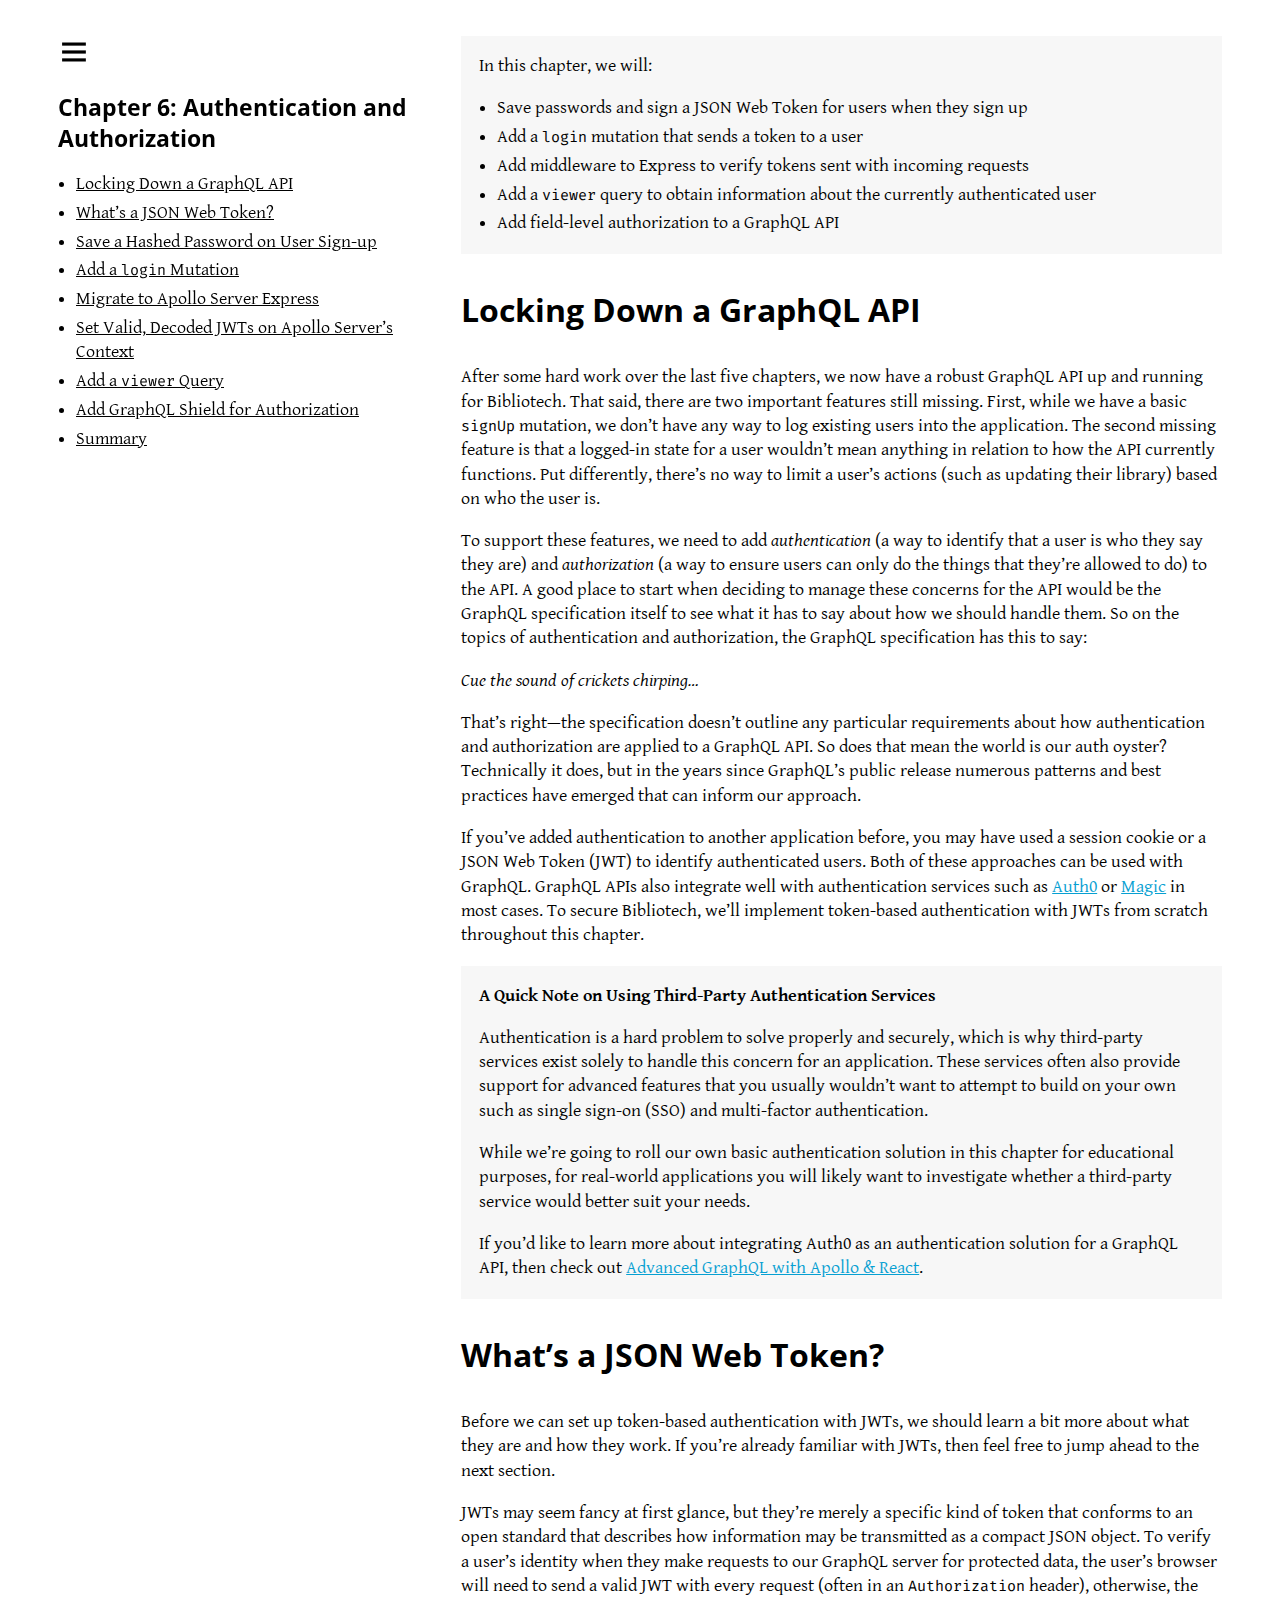
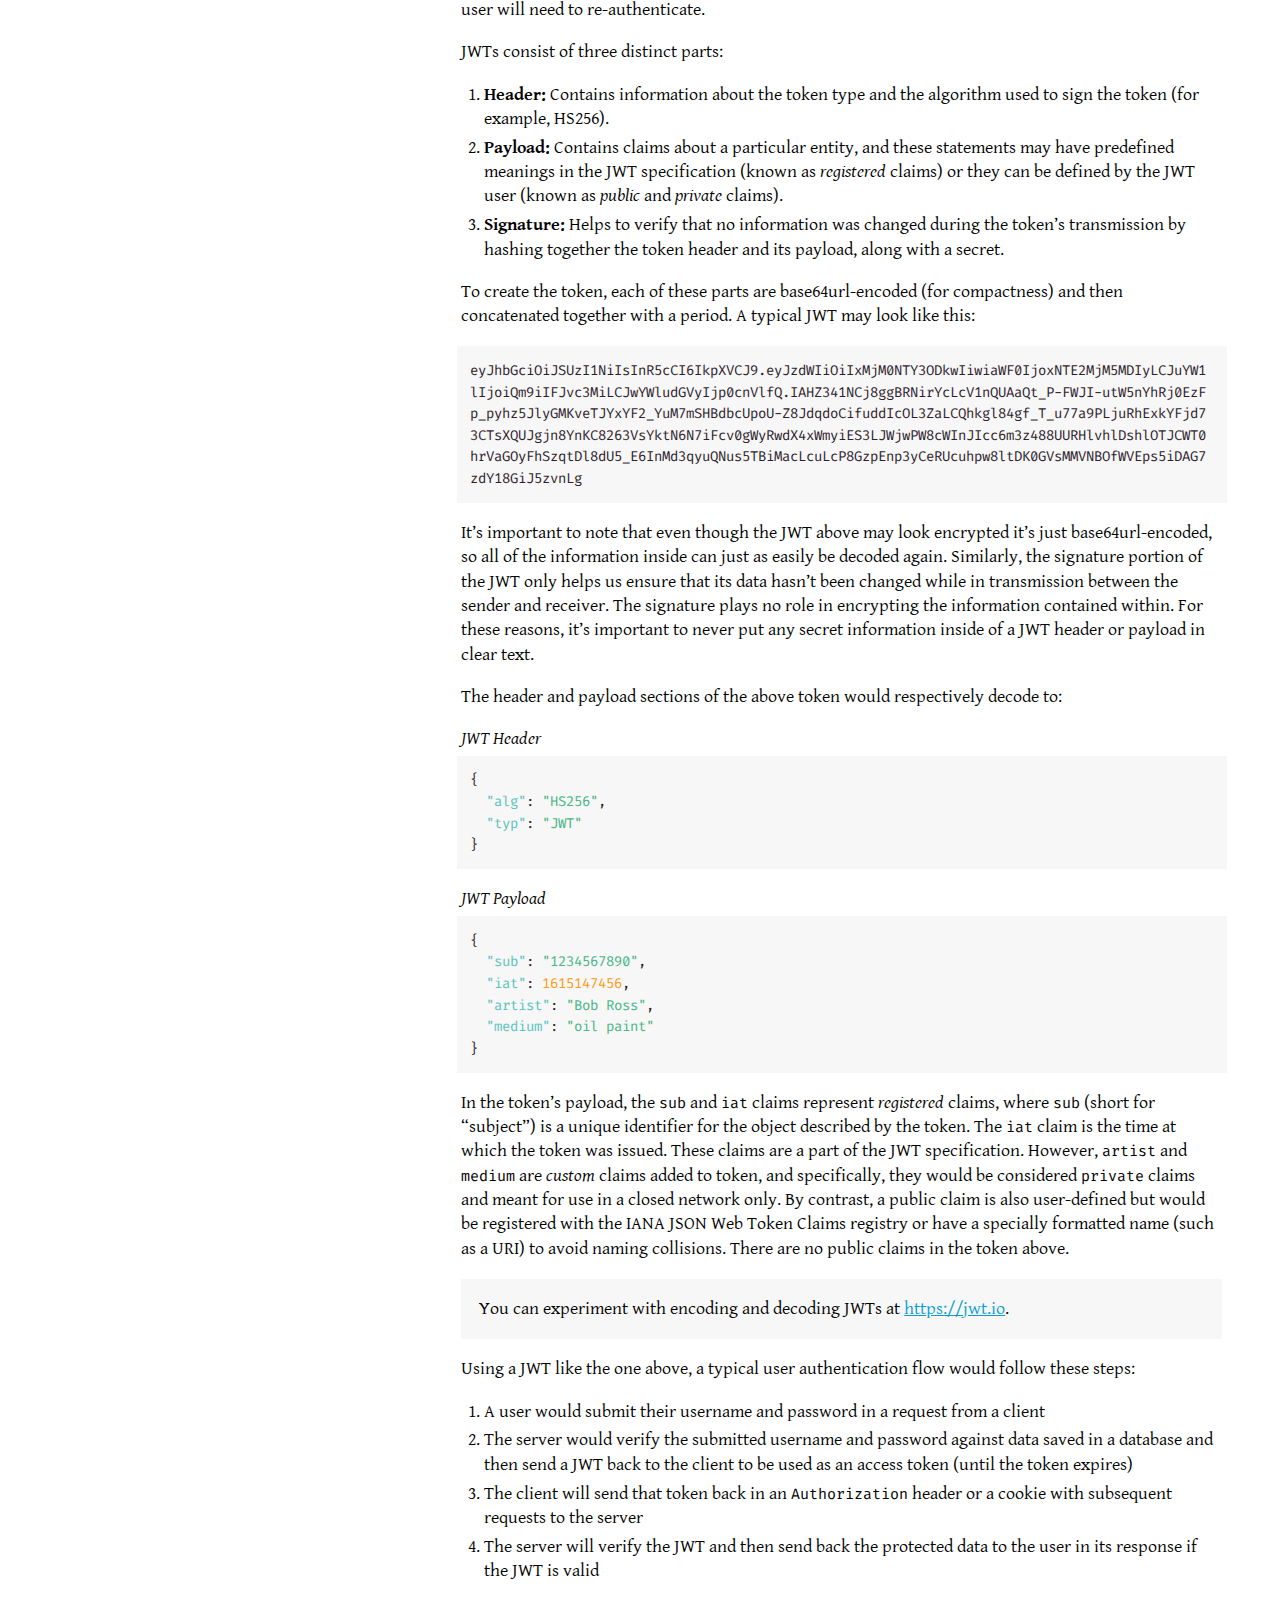
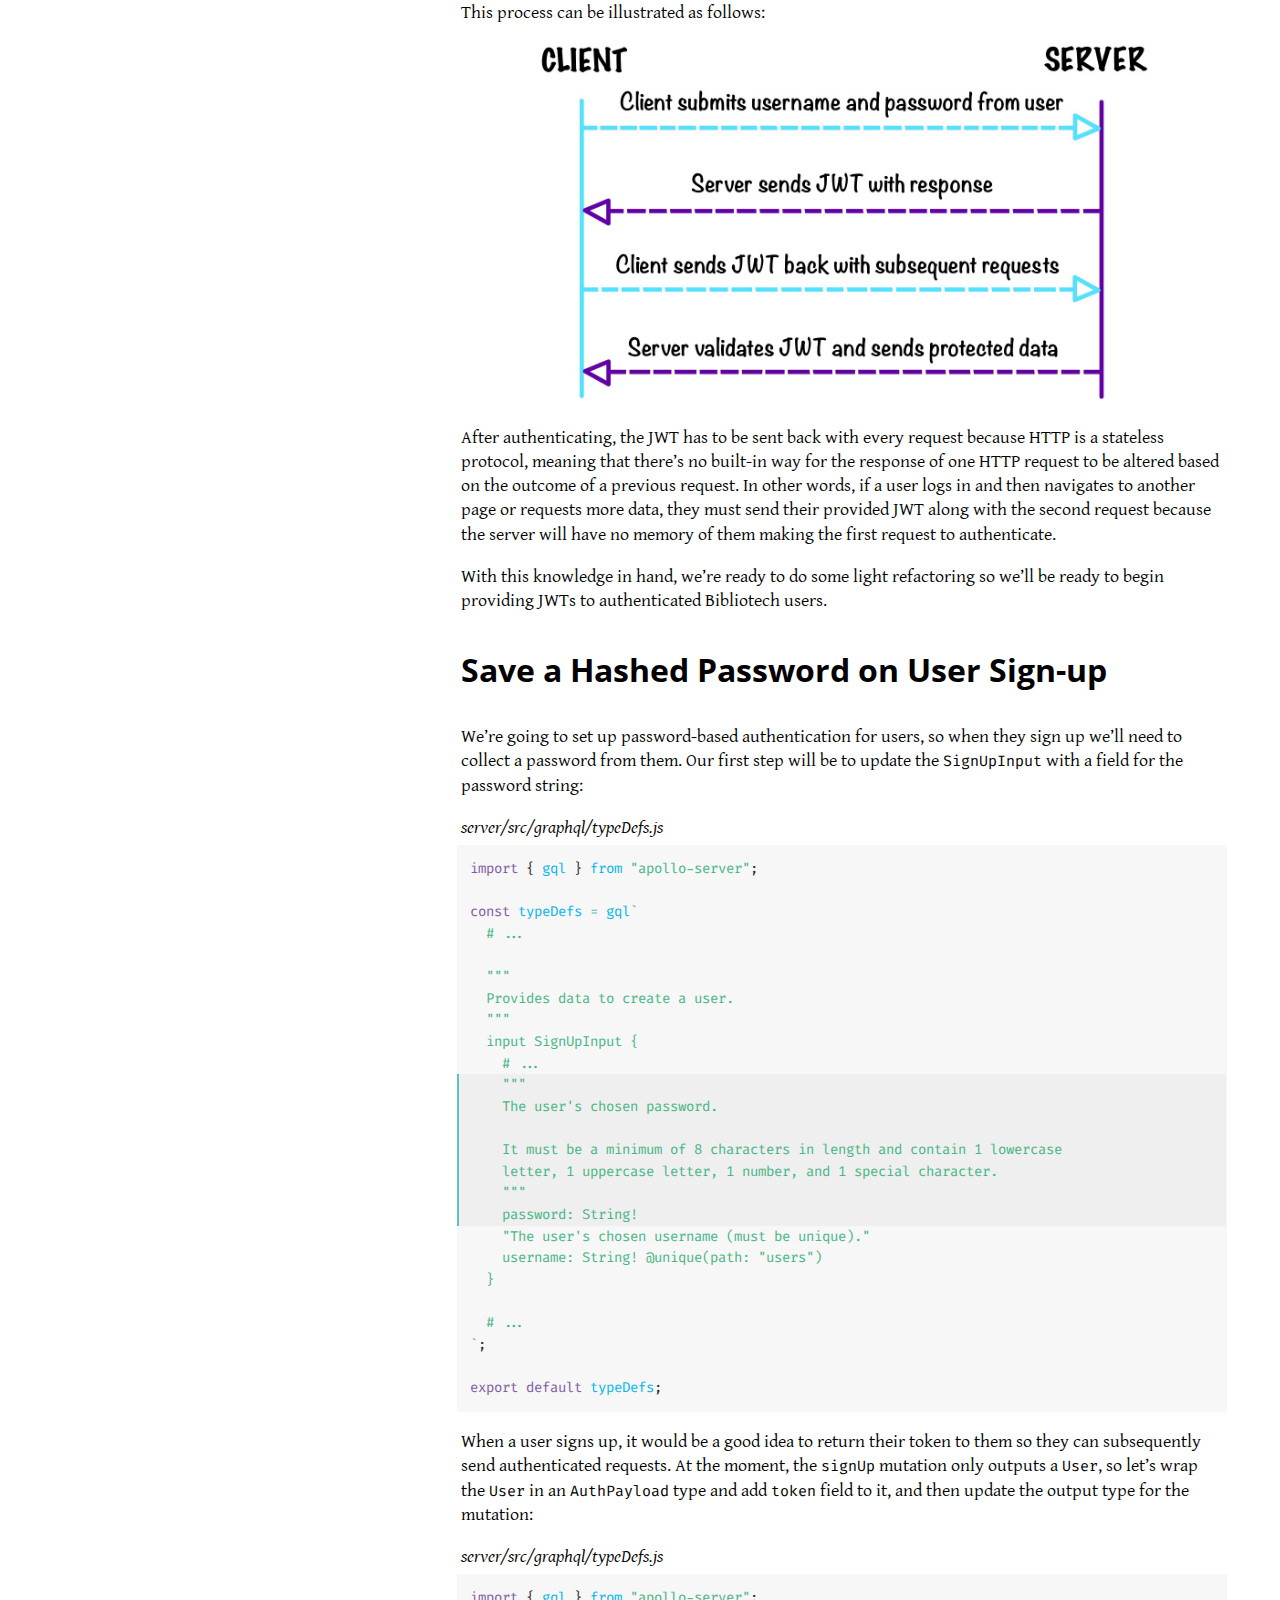
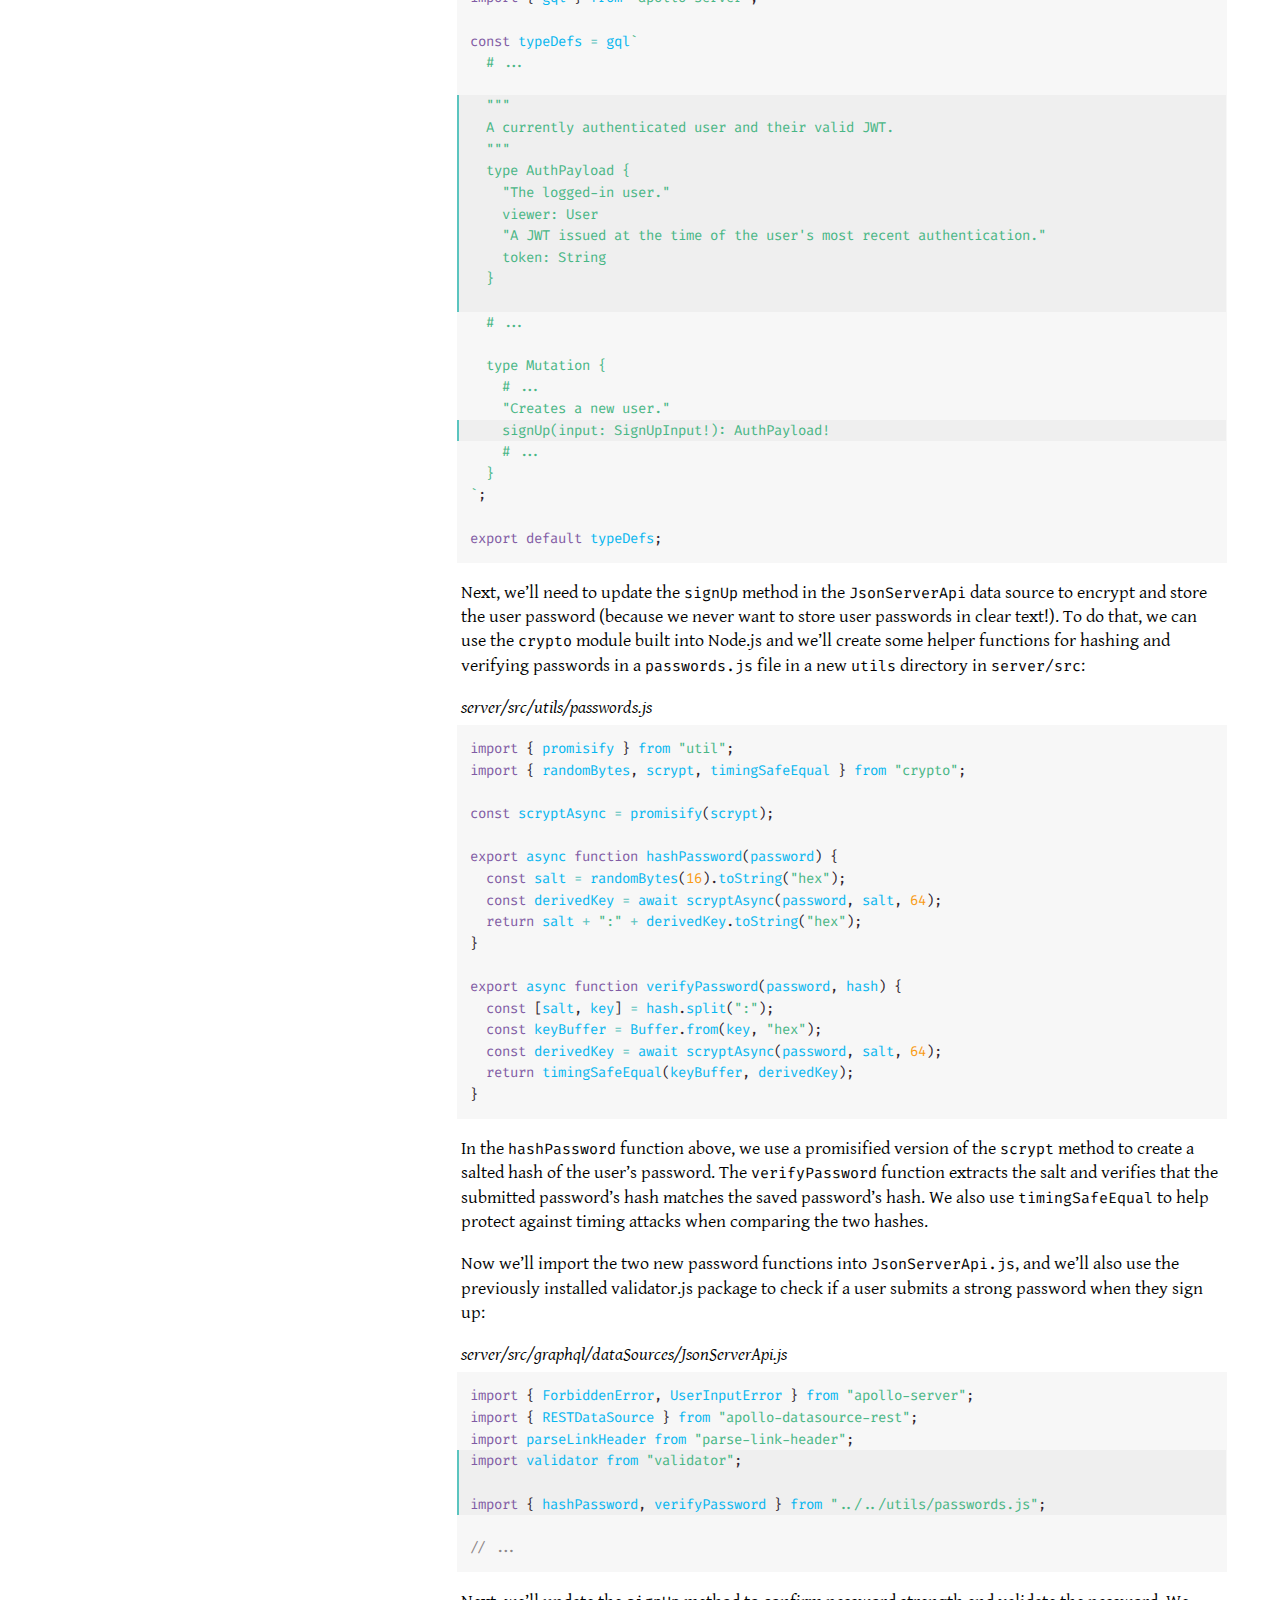
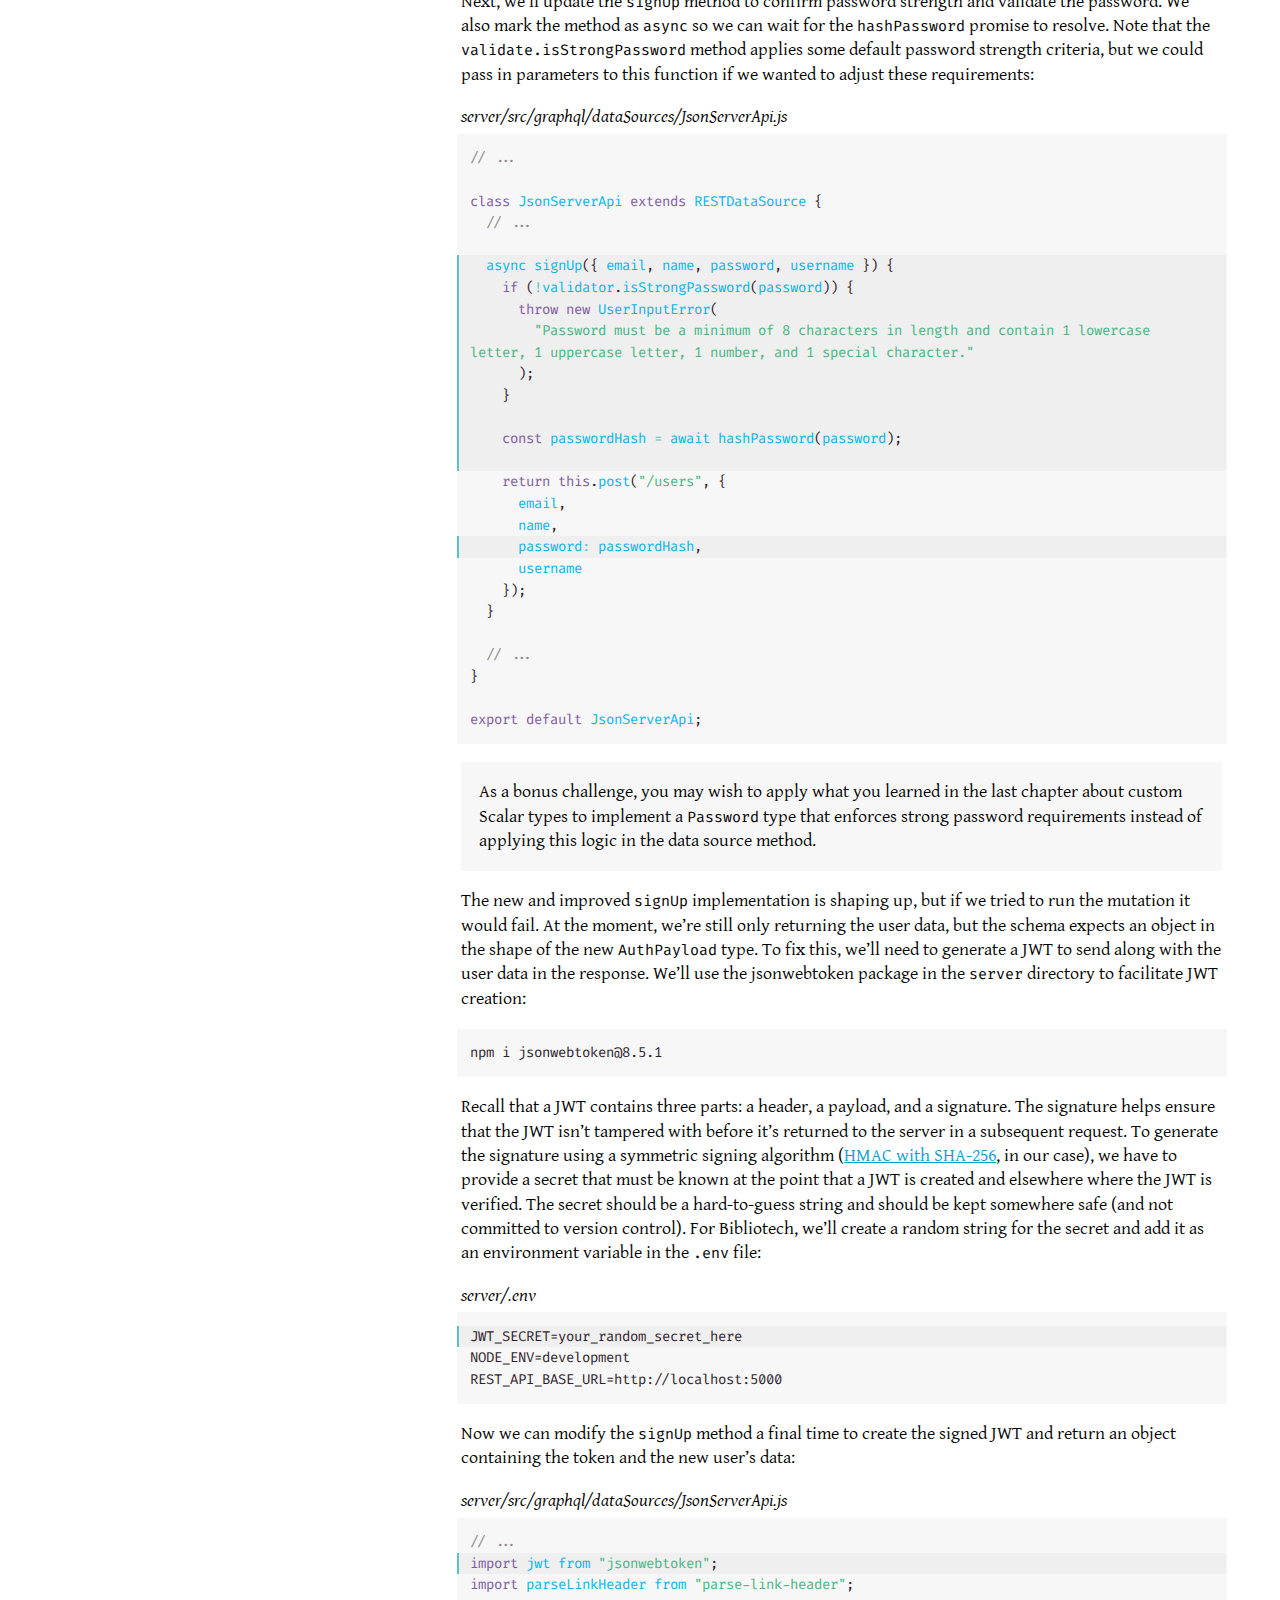
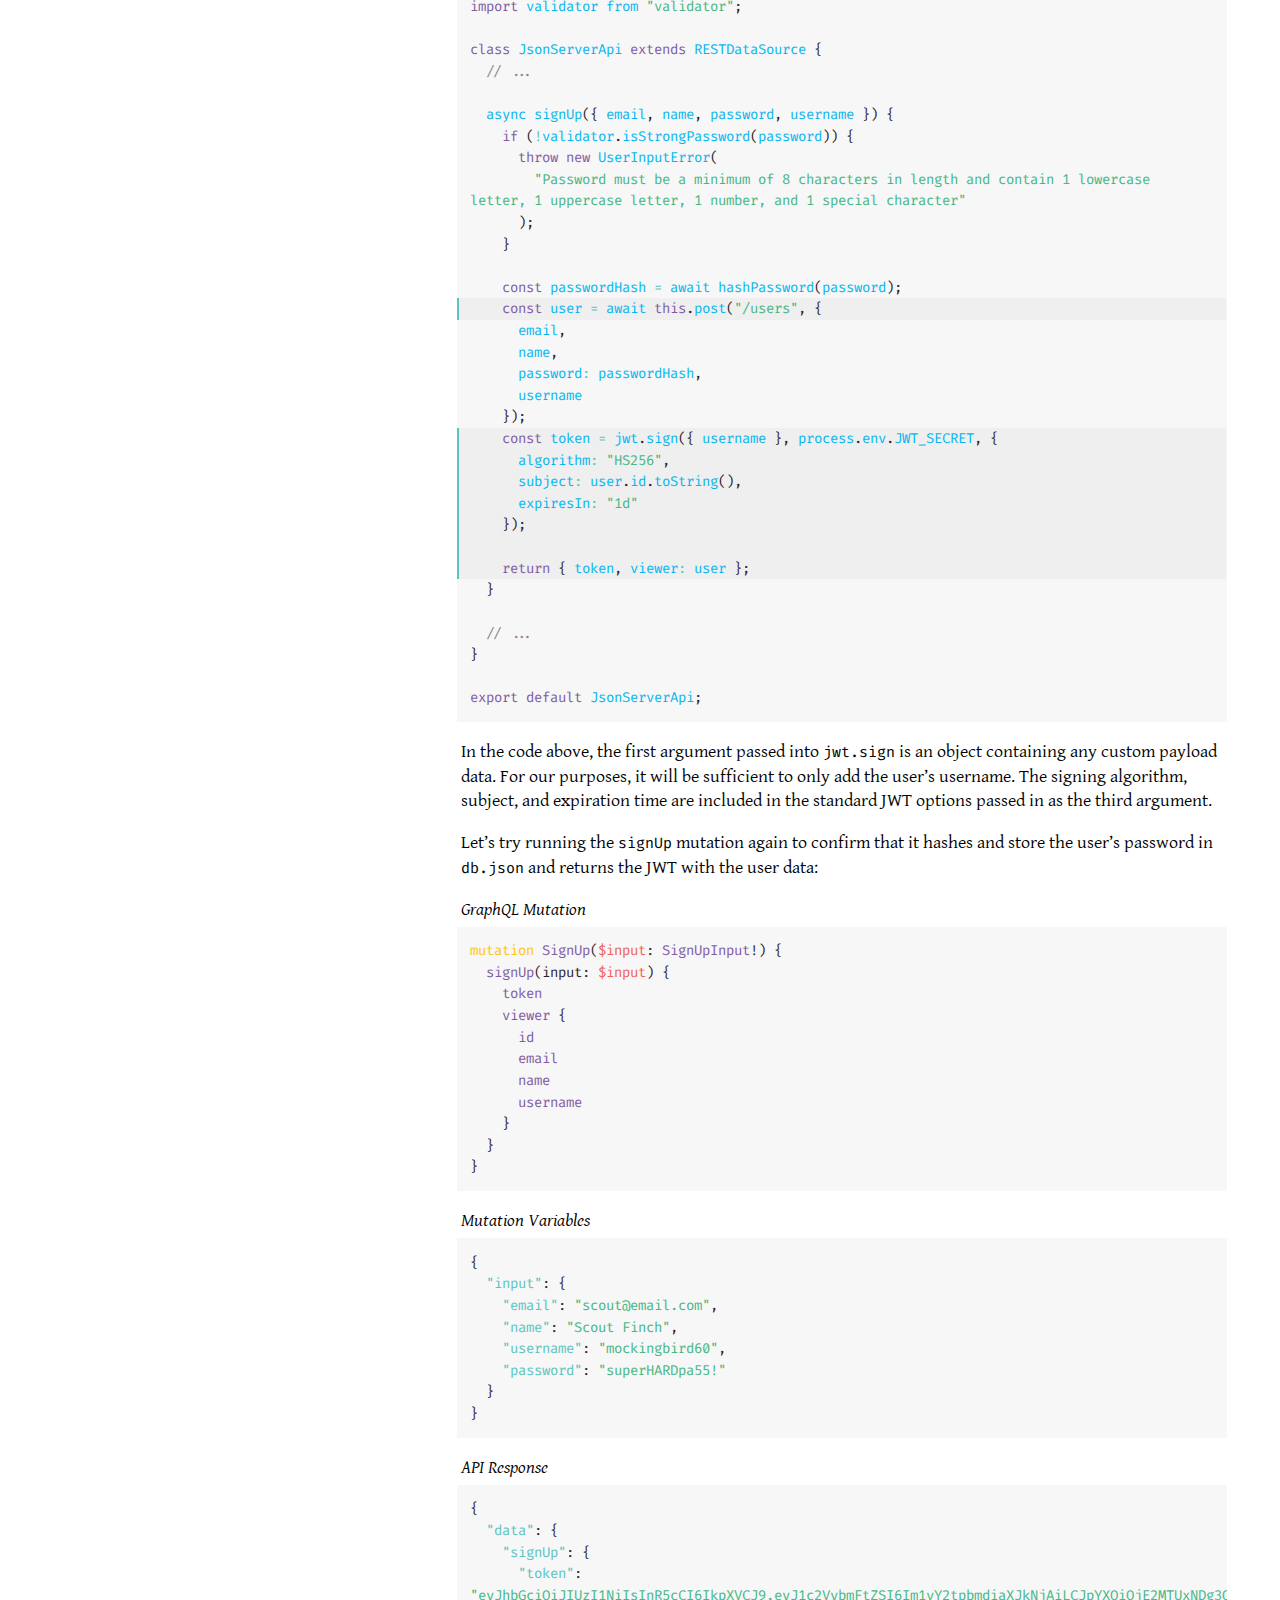
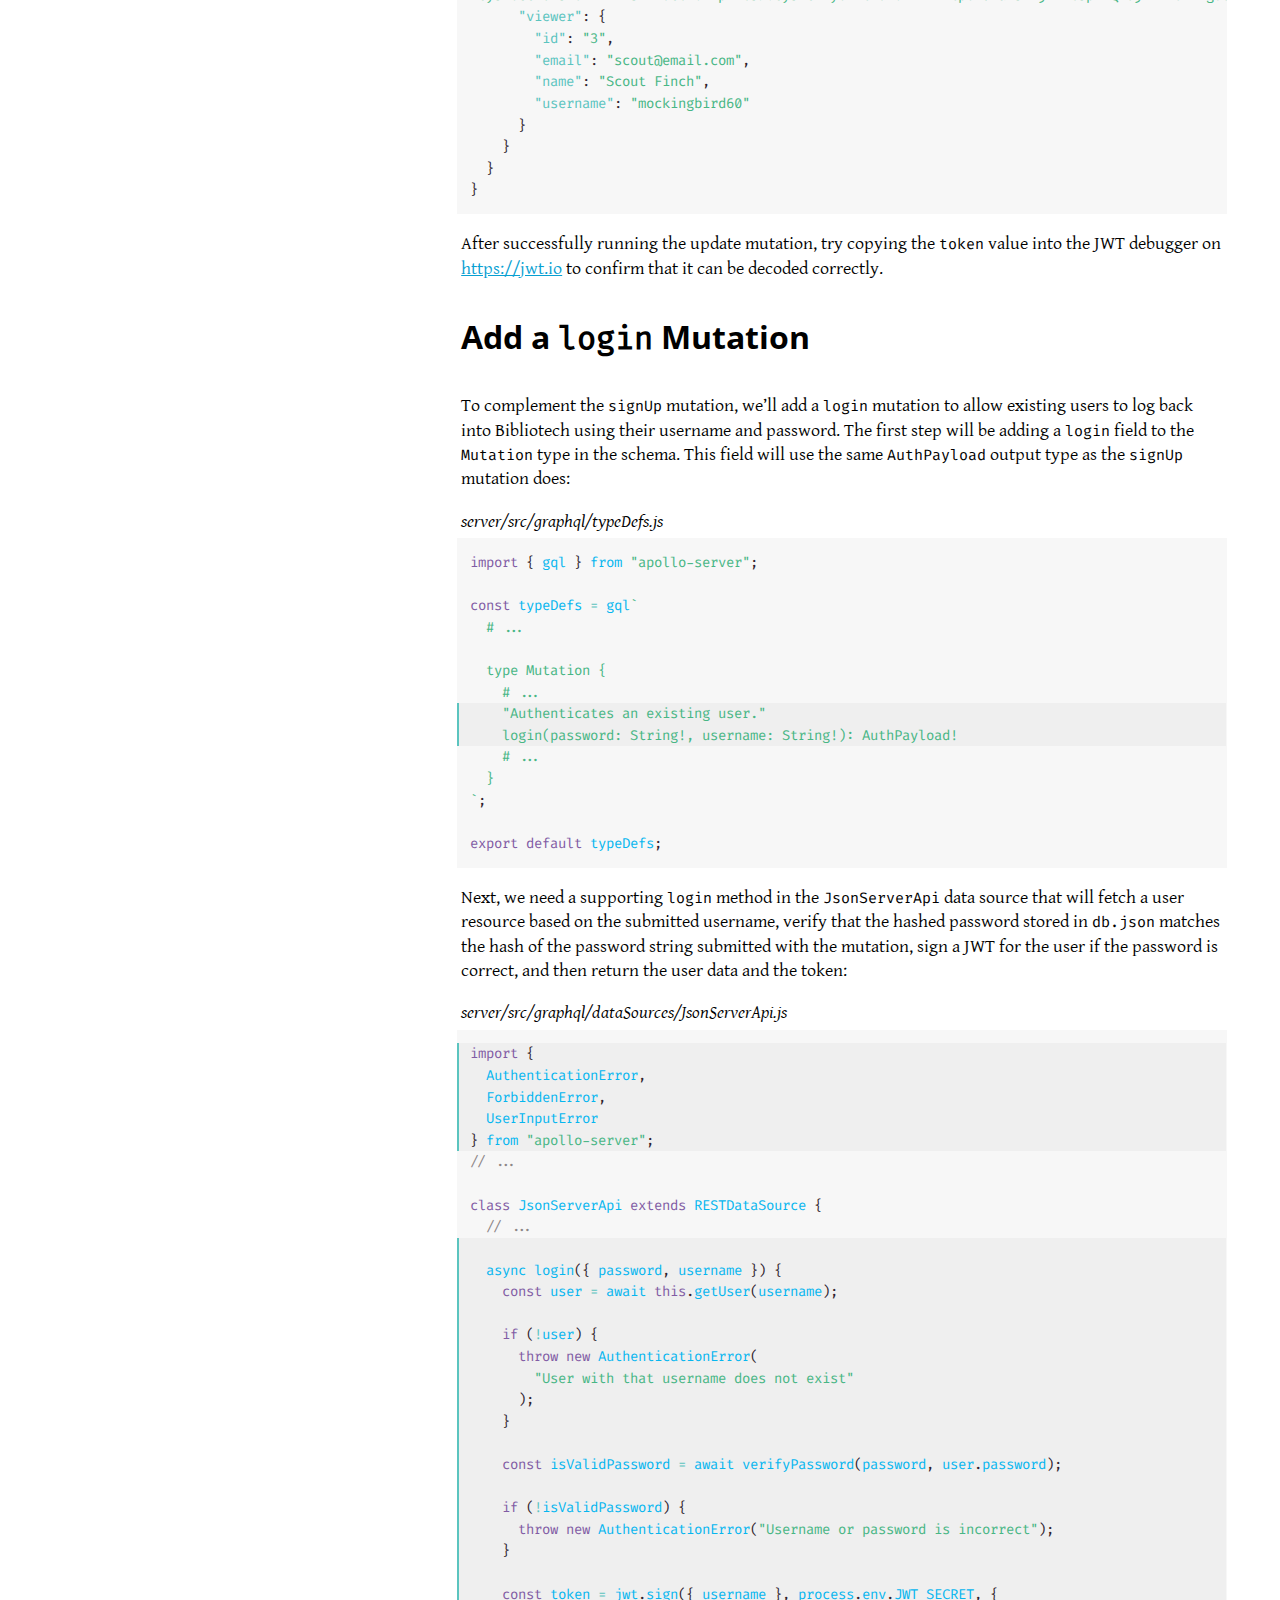
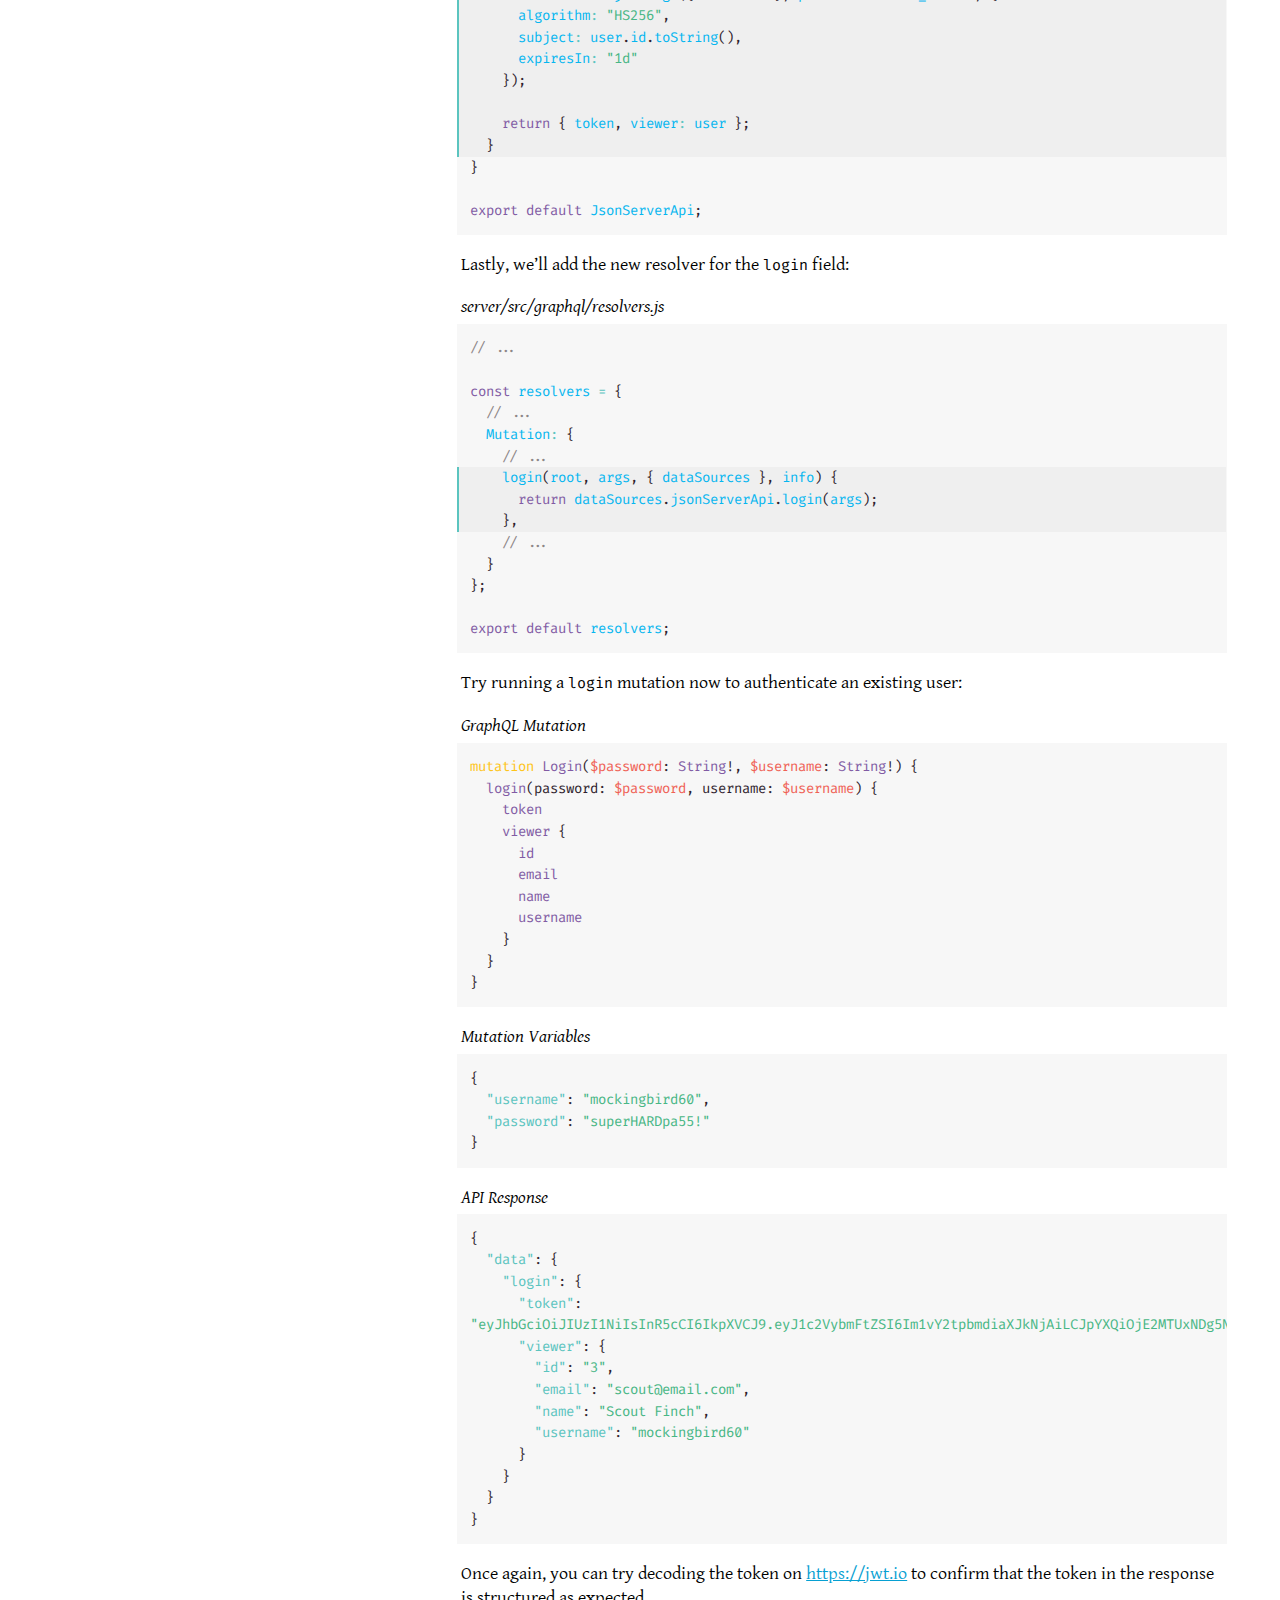
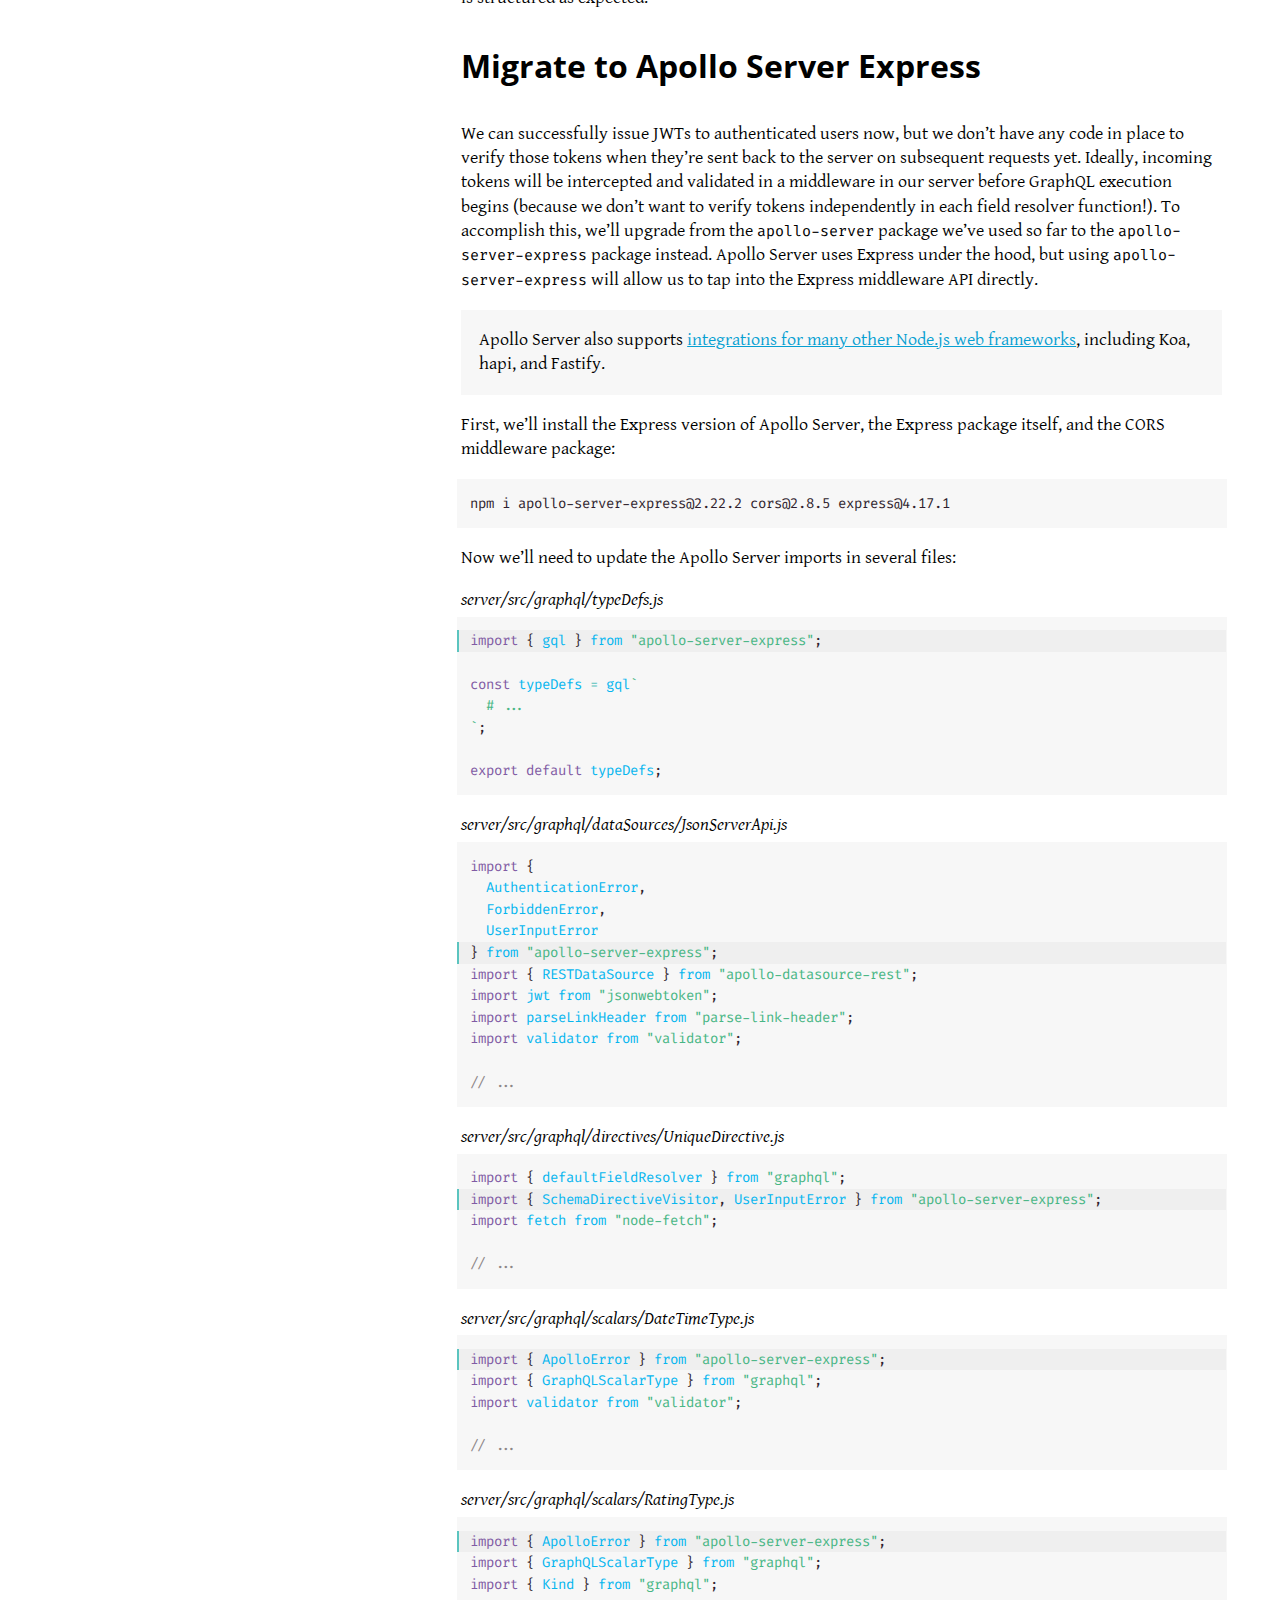
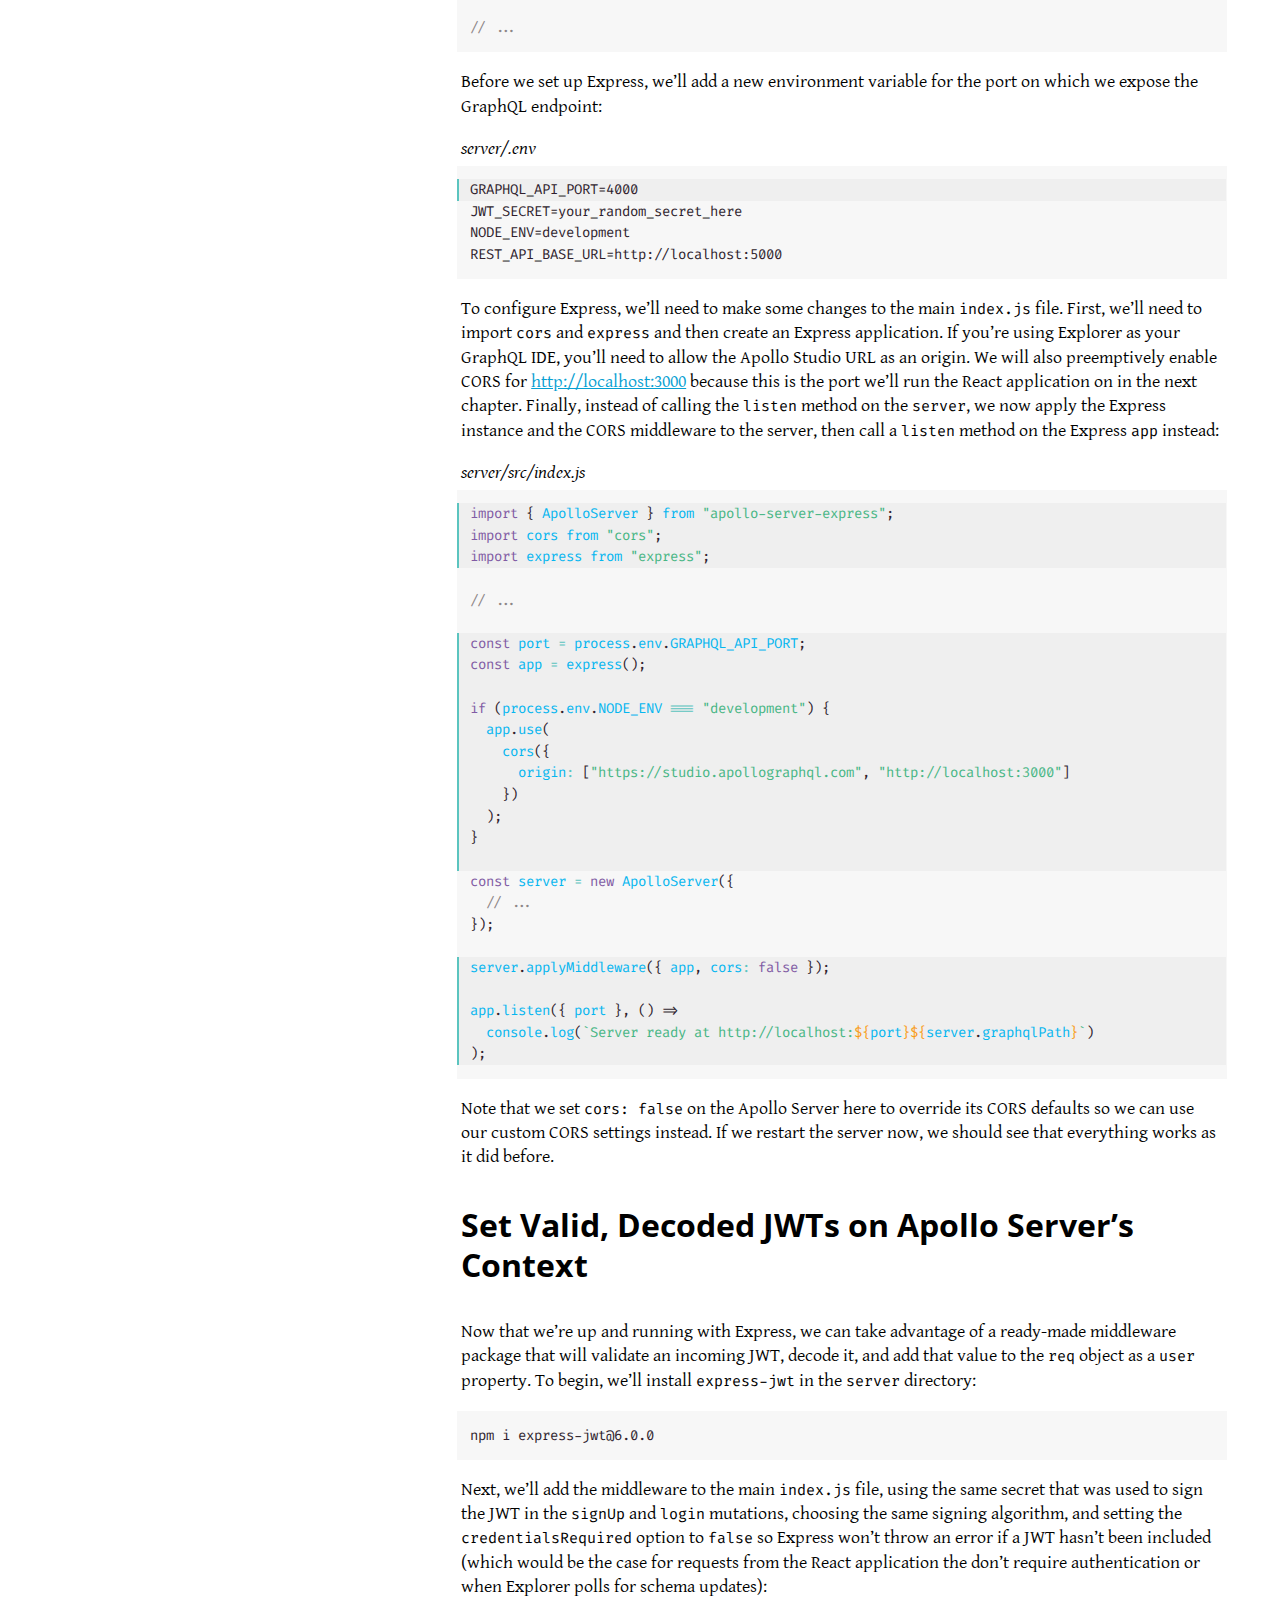
<file: get-going-with-graphql/content/chapter-06/index.html>
<!DOCTYPE html>
<html xmlns="http://www.w3.org/1999/xhtml" lang="en-US" xml:lang="en-US">
<head>
  <meta charset="utf-8" />
  <link rel="icon" href="../../images/favicon.ico" />
  <meta name="generator" content="pandoc" />
  <meta name="viewport" content="width=device-width, initial-scale=1.0, user-scalable=yes" />
  <meta name="author" content="Mandi Wise" />
  <title>Get Going with GraphQL</title>
  <style>
    code{white-space: pre-wrap;}
    span.smallcaps{font-variant: small-caps;}
    span.underline{text-decoration: underline;}
    div.column{display: inline-block; vertical-align: top; width: 50%;}
    div.hanging-indent{margin-left: 1.5em; text-indent: -1.5em;}
    ul.task-list{list-style: none;}
  </style>
  <link rel="stylesheet" href="../../css/web.min.css" />
  <!--[if lt IE 9]>
    <script src="//cdnjs.cloudflare.com/ajax/libs/html5shiv/3.7.3/html5shiv-printshiv.min.js"></script>
  <![endif]-->
</head>
<body>
<div id="masthead">
<div class="close-button-wrapper">
<button id="masthead-close" type="button"><span>Close</span></button>
</div>
<header id="title-block-header">
<h1 class="title">Get Going with GraphQL</h1>
<p class="subtitle">Learn How to Build JavaScript Applications with Apollo Server and Apollo Client</p>
<p class="author">Mandi Wise</p>
</header>
<nav class="book-nav">
<ol class="front-matter-content">
<li><a href="../preface/index.html">Preface</a></li>
</ol>
<ol class="main-matter-content">
<li><a href="../chapter-01/index.html">Up and Running with GraphQL and Apollo Server</a></li>
<li><a href="../chapter-02/index.html">More on Queries</a></li>
<li><a href="../chapter-03/index.html">Mutating Data</a></li>
<li><a href="../chapter-04/index.html">Pagination and Search Queries</a></li>
<li><a href="../chapter-05/index.html">Documentation, Custom Scalars, and Custom Directives</a></li>
<li><a href="../chapter-06/index.html">Authentication and Authorization</a></li>
<li><a href="../chapter-07/index.html">React App Set-up</a></li>
<li><a href="../chapter-08/index.html">Apollo Client with User Authentication</a></li>
<li><a href="../chapter-09/index.html">Pagination, Mutations, and the Apollo Client Cache</a></li>
<li><a href="../chapter-10/index.html">Real-time Updates with Subscriptions</a></li>
</ol>
<ol class="back-matter-content">
<li><a href="../appendix-a/index.html">Appendix A</a></li>
<li><a href="../about-the-author/index.html">About the Author</a></li>
<li><a href="../changelog/index.html">Changelog</a></li>
</ol>
<img src="../../images/8bp-logo-white.svg" class="logo" alt="8-Bit Press Inc. logo" />
</nav>
</div>
<div id="chapter">
<div class="chapter-nav">
<nav id="TOC" role="doc-toc">
<button id="masthead-open" type="button"><span>Book Navigation</span></button>
<h2 id="toc-title">Contents</h2>
<ul>
<li><a href="#authentication-and-authorization">Chapter 6: Authentication and Authorization</a>
<ul>
<li><a href="#locking-down-a-graphql-api">Locking Down a GraphQL API</a></li>
<li><a href="#whats-a-json-web-token">What’s a JSON Web Token?</a></li>
<li><a href="#save-a-hashed-password-on-user-sign-up">Save a Hashed Password on User Sign-up</a></li>
<li><a href="#add-a-login-mutation">Add a <code>login</code> Mutation</a></li>
<li><a href="#migrate-to-apollo-server-express">Migrate to Apollo Server Express</a></li>
<li><a href="#set-valid-decoded-jwts-on-apollo-servers-context">Set Valid, Decoded JWTs on Apollo Server’s Context</a></li>
<li><a href="#add-a-viewer-query">Add a <code>viewer</code> Query</a></li>
<li><a href="#add-graphql-shield-for-authorization">Add GraphQL Shield for Authorization</a></li>
<li><a href="#summary">Summary</a></li>
</ul></li>
</ul>
</nav>
</div>
<div class="content">
<h1 id="authentication-and-authorization">Chapter 6: Authentication and Authorization</h1>
<div class="boxout">
<p>In this chapter, we will:</p>
<ul>
<li>Save passwords and sign a JSON Web Token for users when they sign up</li>
<li>Add a <code>login</code> mutation that sends a token to a user</li>
<li>Add middleware to Express to verify tokens sent with incoming requests</li>
<li>Add a <code>viewer</code> query to obtain information about the currently authenticated user</li>
<li>Add field-level authorization to a GraphQL API</li>
</ul>
</div>
<h2 id="locking-down-a-graphql-api">Locking Down a GraphQL API</h2>
<p>After some hard work over the last five chapters, we now have a robust GraphQL API up and running for Bibliotech. That said, there are two important features still missing. First, while we have a basic <code>signUp</code> mutation, we don’t have any way to log existing users into the application. The second missing feature is that a logged-in state for a user wouldn’t mean anything in relation to how the API currently functions. Put differently, there’s no way to limit a user’s actions (such as updating their library) based on who the user is.</p>
<p>To support these features, we need to add <em>authentication</em> (a way to identify that a user is who they say they are) and <em>authorization</em> (a way to ensure users can only do the things that they’re allowed to do) to the API. A good place to start when deciding to manage these concerns for the API would be the GraphQL specification itself to see what it has to say about how we should handle them. So on the topics of authentication and authorization, the GraphQL specification has this to say:</p>
<p><em>Cue the sound of crickets chirping…</em></p>
<p>That’s right—the specification doesn’t outline any particular requirements about how authentication and authorization are applied to a GraphQL API. So does that mean the world is our auth oyster? Technically it does, but in the years since GraphQL’s public release numerous patterns and best practices have emerged that can inform our approach.</p>
<p>If you’ve added authentication to another application before, you may have used a session cookie or a JSON Web Token (JWT) to identify authenticated users. Both of these approaches can be used with GraphQL. GraphQL APIs also integrate well with authentication services such as <a href="https://auth0.com/">Auth0</a> or <a href="https://magic.link/">Magic</a> in most cases. To secure Bibliotech, we’ll implement token-based authentication with JWTs from scratch throughout this chapter.</p>
<div class="boxout">
<p><strong>A Quick Note on Using Third-Party Authentication Services</strong></p>
<p>Authentication is a hard problem to solve properly and securely, which is why third-party services exist solely to handle this concern for an application. These services often also provide support for advanced features that you usually wouldn’t want to attempt to build on your own such as single sign-on (SSO) and multi-factor authentication.</p>
<p>While we’re going to roll our own basic authentication solution in this chapter for educational purposes, for real-world applications you will likely want to investigate whether a third-party service would better suit your needs.</p>
<p>If you’d like to learn more about integrating Auth0 as an authentication solution for a GraphQL API, then check out <a href="https://8bit.press/advanced-graphql">Advanced GraphQL with Apollo &amp; React</a>.</p>
</div>
<h2 id="whats-a-json-web-token">What’s a JSON Web Token?</h2>
<p>Before we can set up token-based authentication with JWTs, we should learn a bit more about what they are and how they work. If you’re already familiar with JWTs, then feel free to jump ahead to the next section.</p>
<p>JWTs may seem fancy at first glance, but they’re merely a specific kind of token that conforms to an open standard that describes how information may be transmitted as a compact JSON object. To verify a user’s identity when they make requests to our GraphQL server for protected data, the user’s browser will need to send a valid JWT with every request (often in an <code>Authorization</code> header), otherwise, the user will need to re-authenticate.</p>
<p>JWTs consist of three distinct parts:</p>
<ol type="1">
<li><strong>Header:</strong> Contains information about the token type and the algorithm used to sign the token (for example, HS256).</li>
<li><strong>Payload:</strong> Contains claims about a particular entity, and these statements may have predefined meanings in the JWT specification (known as <em>registered</em> claims) or they can be defined by the JWT user (known as <em>public</em> and <em>private</em> claims).</li>
<li><strong>Signature:</strong> Helps to verify that no information was changed during the token’s transmission by hashing together the token header and its payload, along with a secret.</li>
</ol>
<p>To create the token, each of these parts are base64url-encoded (for compactness) and then concatenated together with a period. A typical JWT may look like this:</p>
<div class="break-line-anywhere">
<div class="highlight"><pre><span></span>eyJhbGciOiJSUzI1NiIsInR5cCI6IkpXVCJ9.eyJzdWIiOiIxMjM0NTY3ODkwIiwiaWF0IjoxNTE2MjM5MDIyLCJuYW1lIjoiQm9iIFJvc3MiLCJwYWludGVyIjp0cnVlfQ.[base64]
</pre></div>

</div>
<p>It’s important to note that even though the JWT above may look encrypted it’s just base64url-encoded, so all of the information inside can just as easily be decoded again. Similarly, the signature portion of the JWT only helps us ensure that its data hasn’t been changed while in transmission between the sender and receiver. The signature plays no role in encrypting the information contained within. For these reasons, it’s important to never put any secret information inside of a JWT header or payload in clear text.</p>
<p>The header and payload sections of the above token would respectively decode to:</p>
<p></p>
<div class="code-context">
<p>JWT Header</p>
</div>
<div class="highlight"><pre><span></span><span class="p">{</span>
  <span class="nt">&quot;alg&quot;</span><span class="p">:</span> <span class="s2">&quot;HS256&quot;</span><span class="p">,</span>
  <span class="nt">&quot;typ&quot;</span><span class="p">:</span> <span class="s2">&quot;JWT&quot;</span>
<span class="p">}</span>
</pre></div>

<p></p>
<div class="code-context">
<p>JWT Payload</p>
</div>
<div class="highlight"><pre><span></span><span class="p">{</span>
  <span class="nt">&quot;sub&quot;</span><span class="p">:</span> <span class="s2">&quot;1234567890&quot;</span><span class="p">,</span>
  <span class="nt">&quot;iat&quot;</span><span class="p">:</span> <span class="mi">1615147456</span><span class="p">,</span>
  <span class="nt">&quot;artist&quot;</span><span class="p">:</span> <span class="s2">&quot;Bob Ross&quot;</span><span class="p">,</span>
  <span class="nt">&quot;medium&quot;</span><span class="p">:</span> <span class="s2">&quot;oil paint&quot;</span>
<span class="p">}</span>
</pre></div>

<p>In the token’s payload, the <code>sub</code> and <code>iat</code> claims represent <em>registered</em> claims, where <code>sub</code> (short for “subject”) is a unique identifier for the object described by the token. The <code>iat</code> claim is the time at which the token was issued. These claims are a part of the JWT specification. However, <code>artist</code> and <code>medium</code> are <em>custom</em> claims added to token, and specifically, they would be considered <code>private</code> claims and meant for use in a closed network only. By contrast, a public claim is also user-defined but would be registered with the IANA JSON Web Token Claims registry or have a specially formatted name (such as a URI) to avoid naming collisions. There are no public claims in the token above.</p>
<div class="boxout">
<p>You can experiment with encoding and decoding JWTs at <a href="https://jwt.io">https://jwt.io</a>.</p>
</div>
<p>Using a JWT like the one above, a typical user authentication flow would follow these steps:</p>
<ol type="1">
<li>A user would submit their username and password in a request from a client</li>
<li>The server would verify the submitted username and password against data saved in a database and then send a JWT back to the client to be used as an access token (until the token expires)</li>
<li>The client will send that token back in an <code>Authorization</code> header or a cookie with subsequent requests to the server</li>
<li>The server will verify the JWT and then send back the protected data to the user in its response if the JWT is valid</li>
</ol>
<p>This process can be illustrated as follows:</p>
<p><img src="../../images/diagrams/client-server-jwts.png" alt="JWT flow between a server and client" /><br />
</p>
<p>After authenticating, the JWT has to be sent back with every request because HTTP is a stateless protocol, meaning that there’s no built-in way for the response of one HTTP request to be altered based on the outcome of a previous request. In other words, if a user logs in and then navigates to another page or requests more data, they must send their provided JWT along with the second request because the server will have no memory of them making the first request to authenticate.</p>
<p>With this knowledge in hand, we’re ready to do some light refactoring so we’ll be ready to begin providing JWTs to authenticated Bibliotech users.</p>
<h2 id="save-a-hashed-password-on-user-sign-up">Save a Hashed Password on User Sign-up</h2>
<p>We’re going to set up password-based authentication for users, so when they sign up we’ll need to collect a password from them. Our first step will be to update the <code>SignUpInput</code> with a field for the password string:</p>
<p></p>
<div class="code-context">
<p>server/src/graphql/typeDefs.js</p>
</div>
<div class="highlight"><pre><span></span><span class="kr">import</span> <span class="p">{</span> <span class="nx">gql</span> <span class="p">}</span> <span class="nx">from</span> <span class="s2">&quot;apollo-server&quot;</span><span class="p">;</span>

<span class="kr">const</span> <span class="nx">typeDefs</span> <span class="o">=</span> <span class="nx">gql</span><span class="sb">`</span>
<span class="sb">  # ...</span>

<span class="sb">  &quot;&quot;&quot;</span>
<span class="sb">  Provides data to create a user.</span>
<span class="sb">  &quot;&quot;&quot;</span>
<span class="sb">  input SignUpInput {</span>
<span class="sb">    # ...</span>
<span class="hll"><span class="sb">    &quot;&quot;&quot;</span>
</span><span class="hll"><span class="sb">    The user&#39;s chosen password.</span>
</span><span class="hll">
</span><span class="hll"><span class="sb">    It must be a minimum of 8 characters in length and contain 1 lowercase</span>
</span><span class="hll"><span class="sb">    letter, 1 uppercase letter, 1 number, and 1 special character.</span>
</span><span class="hll"><span class="sb">    &quot;&quot;&quot;</span>
</span><span class="hll"><span class="sb">    password: String!</span>
</span><span class="sb">    &quot;The user&#39;s chosen username (must be unique).&quot;</span>
<span class="sb">    username: String! @unique(path: &quot;users&quot;)</span>
<span class="sb">  }</span>

<span class="sb">  # ...</span>
<span class="sb">`</span><span class="p">;</span>

<span class="kr">export</span> <span class="k">default</span> <span class="nx">typeDefs</span><span class="p">;</span>
</pre></div>

<p>When a user signs up, it would be a good idea to return their token to them so they can subsequently send authenticated requests. At the moment, the <code>signUp</code> mutation only outputs a <code>User</code>, so let’s wrap the <code>User</code> in an <code>AuthPayload</code> type and add <code>token</code> field to it, and then update the output type for the mutation:</p>
<p></p>
<div class="code-context">
<p>server/src/graphql/typeDefs.js</p>
</div>
<div class="highlight"><pre><span></span><span class="kr">import</span> <span class="p">{</span> <span class="nx">gql</span> <span class="p">}</span> <span class="nx">from</span> <span class="s2">&quot;apollo-server&quot;</span><span class="p">;</span>

<span class="kr">const</span> <span class="nx">typeDefs</span> <span class="o">=</span> <span class="nx">gql</span><span class="sb">`</span>
<span class="sb">  # ...</span>

<span class="hll"><span class="sb">  &quot;&quot;&quot;</span>
</span><span class="hll"><span class="sb">  A currently authenticated user and their valid JWT.</span>
</span><span class="hll"><span class="sb">  &quot;&quot;&quot;</span>
</span><span class="hll"><span class="sb">  type AuthPayload {</span>
</span><span class="hll"><span class="sb">    &quot;The logged-in user.&quot;</span>
</span><span class="hll"><span class="sb">    viewer: User</span>
</span><span class="hll"><span class="sb">    &quot;A JWT issued at the time of the user&#39;s most recent authentication.&quot;</span>
</span><span class="hll"><span class="sb">    token: String</span>
</span><span class="hll"><span class="sb">  }</span>
</span><span class="hll">
</span><span class="sb">  # ...</span>

<span class="sb">  type Mutation {</span>
<span class="sb">    # ...</span>
<span class="sb">    &quot;Creates a new user.&quot;</span>
<span class="hll"><span class="sb">    signUp(input: SignUpInput!): AuthPayload!</span>
</span><span class="sb">    # ...</span>
<span class="sb">  }</span>
<span class="sb">`</span><span class="p">;</span>

<span class="kr">export</span> <span class="k">default</span> <span class="nx">typeDefs</span><span class="p">;</span>
</pre></div>

<p>Next, we’ll need to update the <code>signUp</code> method in the <code>JsonServerApi</code> data source to encrypt and store the user password (because we never want to store user passwords in clear text!). To do that, we can use the <code>crypto</code> module built into Node.js and we’ll create some helper functions for hashing and verifying passwords in a <code>passwords.js</code> file in a new <code>utils</code> directory in <code>server/src</code>:</p>
<p></p>
<div class="code-context">
<p>server/src/utils/passwords.js</p>
</div>
<div class="highlight"><pre><span></span><span class="kr">import</span> <span class="p">{</span> <span class="nx">promisify</span> <span class="p">}</span> <span class="nx">from</span> <span class="s2">&quot;util&quot;</span><span class="p">;</span>
<span class="kr">import</span> <span class="p">{</span> <span class="nx">randomBytes</span><span class="p">,</span> <span class="nx">scrypt</span><span class="p">,</span> <span class="nx">timingSafeEqual</span> <span class="p">}</span> <span class="nx">from</span> <span class="s2">&quot;crypto&quot;</span><span class="p">;</span>

<span class="kr">const</span> <span class="nx">scryptAsync</span> <span class="o">=</span> <span class="nx">promisify</span><span class="p">(</span><span class="nx">scrypt</span><span class="p">);</span>

<span class="kr">export</span> <span class="nx">async</span> <span class="kd">function</span> <span class="nx">hashPassword</span><span class="p">(</span><span class="nx">password</span><span class="p">)</span> <span class="p">{</span>
  <span class="kr">const</span> <span class="nx">salt</span> <span class="o">=</span> <span class="nx">randomBytes</span><span class="p">(</span><span class="mi">16</span><span class="p">).</span><span class="nx">toString</span><span class="p">(</span><span class="s2">&quot;hex&quot;</span><span class="p">);</span>
  <span class="kr">const</span> <span class="nx">derivedKey</span> <span class="o">=</span> <span class="nx">await</span> <span class="nx">scryptAsync</span><span class="p">(</span><span class="nx">password</span><span class="p">,</span> <span class="nx">salt</span><span class="p">,</span> <span class="mi">64</span><span class="p">);</span>
  <span class="k">return</span> <span class="nx">salt</span> <span class="o">+</span> <span class="s2">&quot;:&quot;</span> <span class="o">+</span> <span class="nx">derivedKey</span><span class="p">.</span><span class="nx">toString</span><span class="p">(</span><span class="s2">&quot;hex&quot;</span><span class="p">);</span>
<span class="p">}</span>

<span class="kr">export</span> <span class="nx">async</span> <span class="kd">function</span> <span class="nx">verifyPassword</span><span class="p">(</span><span class="nx">password</span><span class="p">,</span> <span class="nx">hash</span><span class="p">)</span> <span class="p">{</span>
  <span class="kr">const</span> <span class="p">[</span><span class="nx">salt</span><span class="p">,</span> <span class="nx">key</span><span class="p">]</span> <span class="o">=</span> <span class="nx">hash</span><span class="p">.</span><span class="nx">split</span><span class="p">(</span><span class="s2">&quot;:&quot;</span><span class="p">);</span>
  <span class="kr">const</span> <span class="nx">keyBuffer</span> <span class="o">=</span> <span class="nx">Buffer</span><span class="p">.</span><span class="nx">from</span><span class="p">(</span><span class="nx">key</span><span class="p">,</span> <span class="s2">&quot;hex&quot;</span><span class="p">);</span>
  <span class="kr">const</span> <span class="nx">derivedKey</span> <span class="o">=</span> <span class="nx">await</span> <span class="nx">scryptAsync</span><span class="p">(</span><span class="nx">password</span><span class="p">,</span> <span class="nx">salt</span><span class="p">,</span> <span class="mi">64</span><span class="p">);</span>
  <span class="k">return</span> <span class="nx">timingSafeEqual</span><span class="p">(</span><span class="nx">keyBuffer</span><span class="p">,</span> <span class="nx">derivedKey</span><span class="p">);</span>
<span class="p">}</span>
</pre></div>

<p>In the <code>hashPassword</code> function above, we use a promisified version of the <code>scrypt</code> method to create a salted hash of the user’s password. The <code>verifyPassword</code> function extracts the salt and verifies that the submitted password’s hash matches the saved password’s hash. We also use <code>timingSafeEqual</code> to help protect against timing attacks when comparing the two hashes.</p>
<p>Now we’ll import the two new password functions into <code>JsonServerApi.js</code>, and we’ll also use the previously installed validator.js package to check if a user submits a strong password when they sign up:</p>
<p></p>
<div class="code-context">
<p>server/src/graphql/dataSources/JsonServerApi.js</p>
</div>
<div class="highlight"><pre><span></span><span class="kr">import</span> <span class="p">{</span> <span class="nx">ForbiddenError</span><span class="p">,</span> <span class="nx">UserInputError</span> <span class="p">}</span> <span class="nx">from</span> <span class="s2">&quot;apollo-server&quot;</span><span class="p">;</span>
<span class="kr">import</span> <span class="p">{</span> <span class="nx">RESTDataSource</span> <span class="p">}</span> <span class="nx">from</span> <span class="s2">&quot;apollo-datasource-rest&quot;</span><span class="p">;</span>
<span class="kr">import</span> <span class="nx">parseLinkHeader</span> <span class="nx">from</span> <span class="s2">&quot;parse-link-header&quot;</span><span class="p">;</span>
<span class="hll"><span class="kr">import</span> <span class="nx">validator</span> <span class="nx">from</span> <span class="s2">&quot;validator&quot;</span><span class="p">;</span>
</span><span class="hll">
</span><span class="hll"><span class="kr">import</span> <span class="p">{</span> <span class="nx">hashPassword</span><span class="p">,</span> <span class="nx">verifyPassword</span> <span class="p">}</span> <span class="nx">from</span> <span class="s2">&quot;../../utils/passwords.js&quot;</span><span class="p">;</span>
</span>
<span class="c1">// ...</span>
</pre></div>

<p>Next, we’ll update the <code>signUp</code> method to confirm password strength and validate the password. We also mark the method as <code>async</code> so we can wait for the <code>hashPassword</code> promise to resolve. Note that the <code>validate.isStrongPassword</code> method applies some default password strength criteria, but we could pass in parameters to this function if we wanted to adjust these requirements:</p>
<p></p>
<div class="code-context">
<p>server/src/graphql/dataSources/JsonServerApi.js</p>
</div>
<div class="highlight"><pre><span></span><span class="c1">// ...</span>

<span class="kr">class</span> <span class="nx">JsonServerApi</span> <span class="kr">extends</span> <span class="nx">RESTDataSource</span> <span class="p">{</span>
  <span class="c1">// ...</span>
  
<span class="hll">  <span class="nx">async</span> <span class="nx">signUp</span><span class="p">({</span> <span class="nx">email</span><span class="p">,</span> <span class="nx">name</span><span class="p">,</span> <span class="nx">password</span><span class="p">,</span> <span class="nx">username</span> <span class="p">})</span> <span class="p">{</span>
</span><span class="hll">    <span class="k">if</span> <span class="p">(</span><span class="o">!</span><span class="nx">validator</span><span class="p">.</span><span class="nx">isStrongPassword</span><span class="p">(</span><span class="nx">password</span><span class="p">))</span> <span class="p">{</span>
</span><span class="hll">      <span class="k">throw</span> <span class="k">new</span> <span class="nx">UserInputError</span><span class="p">(</span>
</span><span class="hll">        <span class="s2">&quot;Password must be a minimum of 8 characters in length and contain 1 lowercase letter, 1 uppercase letter, 1 number, and 1 special character.&quot;</span>
</span><span class="hll">      <span class="p">);</span>
</span><span class="hll">    <span class="p">}</span>
</span><span class="hll">
</span><span class="hll">    <span class="kr">const</span> <span class="nx">passwordHash</span> <span class="o">=</span> <span class="nx">await</span> <span class="nx">hashPassword</span><span class="p">(</span><span class="nx">password</span><span class="p">);</span>
</span><span class="hll">
</span>    <span class="k">return</span> <span class="k">this</span><span class="p">.</span><span class="nx">post</span><span class="p">(</span><span class="s2">&quot;/users&quot;</span><span class="p">,</span> <span class="p">{</span>
      <span class="nx">email</span><span class="p">,</span>
      <span class="nx">name</span><span class="p">,</span>
<span class="hll">      <span class="nx">password</span><span class="o">:</span> <span class="nx">passwordHash</span><span class="p">,</span>
</span>      <span class="nx">username</span>
    <span class="p">});</span>
  <span class="p">}</span>
  
  <span class="c1">// ...</span>
<span class="p">}</span>

<span class="kr">export</span> <span class="k">default</span> <span class="nx">JsonServerApi</span><span class="p">;</span>
</pre></div>

<div class="boxout">
<p>As a bonus challenge, you may wish to apply what you learned in the last chapter about custom Scalar types to implement a <code>Password</code> type that enforces strong password requirements instead of applying this logic in the data source method.</p>
</div>
<p>The new and improved <code>signUp</code> implementation is shaping up, but if we tried to run the mutation it would fail. At the moment, we’re still only returning the user data, but the schema expects an object in the shape of the new <code>AuthPayload</code> type. To fix this, we’ll need to generate a JWT to send along with the user data in the response. We’ll use the jsonwebtoken package in the <code>server</code> directory to facilitate JWT creation:</p>
<div class="highlight"><pre><span></span>npm i jsonwebtoken@8.5.1
</pre></div>

<p>Recall that a JWT contains three parts: a header, a payload, and a signature. The signature helps ensure that the JWT isn’t tampered with before it’s returned to the server in a subsequent request. To generate the signature using a symmetric signing algorithm (<a href="https://en.wikipedia.org/wiki/HMAC">HMAC with SHA-256</a>, in our case), we have to provide a secret that must be known at the point that a JWT is created and elsewhere where the JWT is verified. The secret should be a hard-to-guess string and should be kept somewhere safe (and not committed to version control). For Bibliotech, we’ll create a random string for the secret and add it as an environment variable in the <code>.env</code> file:</p>
<p></p>
<div class="code-context">
<p>server/.env</p>
</div>
<div class="highlight"><pre><span></span><span class="hll">JWT_SECRET=your_random_secret_here
</span>NODE_ENV=development
REST_API_BASE_URL=http://localhost:5000
</pre></div>

<p>Now we can modify the <code>signUp</code> method a final time to create the signed JWT and return an object containing the token and the new user’s data:</p>
<p></p>
<div class="code-context">
<p>server/src/graphql/dataSources/JsonServerApi.js</p>
</div>
<div class="highlight"><pre><span></span><span class="c1">// ...</span>
<span class="hll"><span class="kr">import</span> <span class="nx">jwt</span> <span class="nx">from</span> <span class="s2">&quot;jsonwebtoken&quot;</span><span class="p">;</span>
</span><span class="kr">import</span> <span class="nx">parseLinkHeader</span> <span class="nx">from</span> <span class="s2">&quot;parse-link-header&quot;</span><span class="p">;</span>
<span class="kr">import</span> <span class="nx">validator</span> <span class="nx">from</span> <span class="s2">&quot;validator&quot;</span><span class="p">;</span>

<span class="kr">class</span> <span class="nx">JsonServerApi</span> <span class="kr">extends</span> <span class="nx">RESTDataSource</span> <span class="p">{</span>
  <span class="c1">// ...</span>
  
  <span class="nx">async</span> <span class="nx">signUp</span><span class="p">({</span> <span class="nx">email</span><span class="p">,</span> <span class="nx">name</span><span class="p">,</span> <span class="nx">password</span><span class="p">,</span> <span class="nx">username</span> <span class="p">})</span> <span class="p">{</span>
    <span class="k">if</span> <span class="p">(</span><span class="o">!</span><span class="nx">validator</span><span class="p">.</span><span class="nx">isStrongPassword</span><span class="p">(</span><span class="nx">password</span><span class="p">))</span> <span class="p">{</span>
      <span class="k">throw</span> <span class="k">new</span> <span class="nx">UserInputError</span><span class="p">(</span>
        <span class="s2">&quot;Password must be a minimum of 8 characters in length and contain 1 lowercase letter, 1 uppercase letter, 1 number, and 1 special character&quot;</span>
      <span class="p">);</span>
    <span class="p">}</span>

    <span class="kr">const</span> <span class="nx">passwordHash</span> <span class="o">=</span> <span class="nx">await</span> <span class="nx">hashPassword</span><span class="p">(</span><span class="nx">password</span><span class="p">);</span>
<span class="hll">    <span class="kr">const</span> <span class="nx">user</span> <span class="o">=</span> <span class="nx">await</span> <span class="k">this</span><span class="p">.</span><span class="nx">post</span><span class="p">(</span><span class="s2">&quot;/users&quot;</span><span class="p">,</span> <span class="p">{</span>
</span>      <span class="nx">email</span><span class="p">,</span>
      <span class="nx">name</span><span class="p">,</span>
      <span class="nx">password</span><span class="o">:</span> <span class="nx">passwordHash</span><span class="p">,</span>
      <span class="nx">username</span>
    <span class="p">});</span>
<span class="hll">    <span class="kr">const</span> <span class="nx">token</span> <span class="o">=</span> <span class="nx">jwt</span><span class="p">.</span><span class="nx">sign</span><span class="p">({</span> <span class="nx">username</span> <span class="p">},</span> <span class="nx">process</span><span class="p">.</span><span class="nx">env</span><span class="p">.</span><span class="nx">JWT_SECRET</span><span class="p">,</span> <span class="p">{</span>
</span><span class="hll">      <span class="nx">algorithm</span><span class="o">:</span> <span class="s2">&quot;HS256&quot;</span><span class="p">,</span>
</span><span class="hll">      <span class="nx">subject</span><span class="o">:</span> <span class="nx">user</span><span class="p">.</span><span class="nx">id</span><span class="p">.</span><span class="nx">toString</span><span class="p">(),</span>
</span><span class="hll">      <span class="nx">expiresIn</span><span class="o">:</span> <span class="s2">&quot;1d&quot;</span>
</span><span class="hll">    <span class="p">});</span>
</span><span class="hll">
</span><span class="hll">    <span class="k">return</span> <span class="p">{</span> <span class="nx">token</span><span class="p">,</span> <span class="nx">viewer</span><span class="o">:</span> <span class="nx">user</span> <span class="p">};</span>
</span>  <span class="p">}</span>
  
  <span class="c1">// ...</span>
<span class="p">}</span>

<span class="kr">export</span> <span class="k">default</span> <span class="nx">JsonServerApi</span><span class="p">;</span>
</pre></div>

<p>In the code above, the first argument passed into <code>jwt.sign</code> is an object containing any custom payload data. For our purposes, it will be sufficient to only add the user’s username. The signing algorithm, subject, and expiration time are included in the standard JWT options passed in as the third argument.</p>
<p>Let’s try running the <code>signUp</code> mutation again to confirm that it hashes and store the user’s password in <code>db.json</code> and returns the JWT with the user data:</p>
<p></p>
<div class="code-context">
<p>GraphQL Mutation</p>
</div>
<div class="highlight"><pre><span></span><span class="kt">mutation</span> <span class="k">SignUp</span><span class="p">(</span><span class="nv">$input</span><span class="p">:</span> <span class="k">SignUpInput</span><span class="p">!)</span> <span class="p">{</span>
  <span class="k">signUp</span><span class="p">(</span>input: <span class="nv">$input</span><span class="p">)</span> <span class="p">{</span>
    <span class="k">token</span>
    <span class="k">viewer</span> <span class="p">{</span>
      <span class="k">id</span>
      <span class="k">email</span>
      <span class="k">name</span>
      <span class="k">username</span>
    <span class="p">}</span>
  <span class="p">}</span>
<span class="p">}</span>
</pre></div>

<p></p>
<div class="code-context">
<p>Mutation Variables</p>
</div>
<div class="highlight"><pre><span></span><span class="p">{</span>
  <span class="nt">&quot;input&quot;</span><span class="p">:</span> <span class="p">{</span>
    <span class="nt">&quot;email&quot;</span><span class="p">:</span> <span class="s2">&quot;scout@email.com&quot;</span><span class="p">,</span>
    <span class="nt">&quot;name&quot;</span><span class="p">:</span> <span class="s2">&quot;Scout Finch&quot;</span><span class="p">,</span>
    <span class="nt">&quot;username&quot;</span><span class="p">:</span> <span class="s2">&quot;mockingbird60&quot;</span><span class="p">,</span>
    <span class="nt">&quot;password&quot;</span><span class="p">:</span> <span class="s2">&quot;superHARDpa55!&quot;</span>
  <span class="p">}</span>
<span class="p">}</span>
</pre></div>

<p></p>
<div class="code-context">
<p>API Response</p>
</div>
<div class="highlight"><pre><span></span><span class="p">{</span>
  <span class="nt">&quot;data&quot;</span><span class="p">:</span> <span class="p">{</span>
    <span class="nt">&quot;signUp&quot;</span><span class="p">:</span> <span class="p">{</span>
      <span class="nt">&quot;token&quot;</span><span class="p">:</span> <span class="s2">&quot;eyJhbGciOiJIUzI1NiIsInR5cCI6IkpXVCJ9.eyJ1c2VybmFtZSI6Im1vY2tpbmdiaXJkNjAiLCJpYXQiOjE2MTUxNDg3OTEsImV4cCI6MTYxNTIzNTE5MSwic3ViIjoiMyJ9.E2w4IXbTZg8sxz_1iFiZSV2wYsHOwGRFzce77G6Eg6o&quot;</span><span class="p">,</span>
      <span class="nt">&quot;viewer&quot;</span><span class="p">:</span> <span class="p">{</span>
        <span class="nt">&quot;id&quot;</span><span class="p">:</span> <span class="s2">&quot;3&quot;</span><span class="p">,</span>
        <span class="nt">&quot;email&quot;</span><span class="p">:</span> <span class="s2">&quot;scout@email.com&quot;</span><span class="p">,</span>
        <span class="nt">&quot;name&quot;</span><span class="p">:</span> <span class="s2">&quot;Scout Finch&quot;</span><span class="p">,</span>
        <span class="nt">&quot;username&quot;</span><span class="p">:</span> <span class="s2">&quot;mockingbird60&quot;</span>
      <span class="p">}</span>
    <span class="p">}</span>
  <span class="p">}</span>
<span class="p">}</span>
</pre></div>

<p>After successfully running the update mutation, try copying the <code>token</code> value into the JWT debugger on <a href="https://jwt.io">https://jwt.io</a> to confirm that it can be decoded correctly.</p>
<h2 id="add-a-login-mutation">Add a <code>login</code> Mutation</h2>
<p>To complement the <code>signUp</code> mutation, we’ll add a <code>login</code> mutation to allow existing users to log back into Bibliotech using their username and password. The first step will be adding a <code>login</code> field to the <code>Mutation</code> type in the schema. This field will use the same <code>AuthPayload</code> output type as the <code>signUp</code> mutation does:</p>
<p></p>
<div class="code-context">
<p>server/src/graphql/typeDefs.js</p>
</div>
<div class="highlight"><pre><span></span><span class="kr">import</span> <span class="p">{</span> <span class="nx">gql</span> <span class="p">}</span> <span class="nx">from</span> <span class="s2">&quot;apollo-server&quot;</span><span class="p">;</span>

<span class="kr">const</span> <span class="nx">typeDefs</span> <span class="o">=</span> <span class="nx">gql</span><span class="sb">`</span>
<span class="sb">  # ...</span>

<span class="sb">  type Mutation {</span>
<span class="sb">    # ...</span>
<span class="hll"><span class="sb">    &quot;Authenticates an existing user.&quot;</span>
</span><span class="hll"><span class="sb">    login(password: String!, username: String!): AuthPayload!</span>
</span><span class="sb">    # ...</span>
<span class="sb">  }</span>
<span class="sb">`</span><span class="p">;</span>

<span class="kr">export</span> <span class="k">default</span> <span class="nx">typeDefs</span><span class="p">;</span>
</pre></div>

<p>Next, we need a supporting <code>login</code> method in the <code>JsonServerApi</code> data source that will fetch a user resource based on the submitted username, verify that the hashed password stored in <code>db.json</code> matches the hash of the password string submitted with the mutation, sign a JWT for the user if the password is correct, and then return the user data and the token:</p>
<p></p>
<div class="code-context">
<p>server/src/graphql/dataSources/JsonServerApi.js</p>
</div>
<div class="highlight"><pre><span></span><span class="hll"><span class="kr">import</span> <span class="p">{</span>
</span><span class="hll">  <span class="nx">AuthenticationError</span><span class="p">,</span>
</span><span class="hll">  <span class="nx">ForbiddenError</span><span class="p">,</span>
</span><span class="hll">  <span class="nx">UserInputError</span>
</span><span class="hll"><span class="p">}</span> <span class="nx">from</span> <span class="s2">&quot;apollo-server&quot;</span><span class="p">;</span>
</span><span class="c1">// ...</span>

<span class="kr">class</span> <span class="nx">JsonServerApi</span> <span class="kr">extends</span> <span class="nx">RESTDataSource</span> <span class="p">{</span>
  <span class="c1">// ...</span>
<span class="hll">  
</span><span class="hll">  <span class="nx">async</span> <span class="nx">login</span><span class="p">({</span> <span class="nx">password</span><span class="p">,</span> <span class="nx">username</span> <span class="p">})</span> <span class="p">{</span>
</span><span class="hll">    <span class="kr">const</span> <span class="nx">user</span> <span class="o">=</span> <span class="nx">await</span> <span class="k">this</span><span class="p">.</span><span class="nx">getUser</span><span class="p">(</span><span class="nx">username</span><span class="p">);</span>
</span><span class="hll">
</span><span class="hll">    <span class="k">if</span> <span class="p">(</span><span class="o">!</span><span class="nx">user</span><span class="p">)</span> <span class="p">{</span>
</span><span class="hll">      <span class="k">throw</span> <span class="k">new</span> <span class="nx">AuthenticationError</span><span class="p">(</span>
</span><span class="hll">        <span class="s2">&quot;User with that username does not exist&quot;</span>
</span><span class="hll">      <span class="p">);</span>
</span><span class="hll">    <span class="p">}</span>
</span><span class="hll">
</span><span class="hll">    <span class="kr">const</span> <span class="nx">isValidPassword</span> <span class="o">=</span> <span class="nx">await</span> <span class="nx">verifyPassword</span><span class="p">(</span><span class="nx">password</span><span class="p">,</span> <span class="nx">user</span><span class="p">.</span><span class="nx">password</span><span class="p">);</span>
</span><span class="hll">
</span><span class="hll">    <span class="k">if</span> <span class="p">(</span><span class="o">!</span><span class="nx">isValidPassword</span><span class="p">)</span> <span class="p">{</span>
</span><span class="hll">      <span class="k">throw</span> <span class="k">new</span> <span class="nx">AuthenticationError</span><span class="p">(</span><span class="s2">&quot;Username or password is incorrect&quot;</span><span class="p">);</span>
</span><span class="hll">    <span class="p">}</span>
</span><span class="hll">
</span><span class="hll">    <span class="kr">const</span> <span class="nx">token</span> <span class="o">=</span> <span class="nx">jwt</span><span class="p">.</span><span class="nx">sign</span><span class="p">({</span> <span class="nx">username</span> <span class="p">},</span> <span class="nx">process</span><span class="p">.</span><span class="nx">env</span><span class="p">.</span><span class="nx">JWT_SECRET</span><span class="p">,</span> <span class="p">{</span>
</span><span class="hll">      <span class="nx">algorithm</span><span class="o">:</span> <span class="s2">&quot;HS256&quot;</span><span class="p">,</span>
</span><span class="hll">      <span class="nx">subject</span><span class="o">:</span> <span class="nx">user</span><span class="p">.</span><span class="nx">id</span><span class="p">.</span><span class="nx">toString</span><span class="p">(),</span>
</span><span class="hll">      <span class="nx">expiresIn</span><span class="o">:</span> <span class="s2">&quot;1d&quot;</span>
</span><span class="hll">    <span class="p">});</span>
</span><span class="hll">
</span><span class="hll">    <span class="k">return</span> <span class="p">{</span> <span class="nx">token</span><span class="p">,</span> <span class="nx">viewer</span><span class="o">:</span> <span class="nx">user</span> <span class="p">};</span>
</span><span class="hll">  <span class="p">}</span>
</span><span class="p">}</span>

<span class="kr">export</span> <span class="k">default</span> <span class="nx">JsonServerApi</span><span class="p">;</span>
</pre></div>

<p>Lastly, we’ll add the new resolver for the <code>login</code> field:</p>
<p></p>
<div class="code-context">
<p>server/src/graphql/resolvers.js</p>
</div>
<div class="highlight"><pre><span></span><span class="c1">// ...</span>

<span class="kr">const</span> <span class="nx">resolvers</span> <span class="o">=</span> <span class="p">{</span>
  <span class="c1">// ...</span>
  <span class="nx">Mutation</span><span class="o">:</span> <span class="p">{</span>
    <span class="c1">// ...</span>
<span class="hll">    <span class="nx">login</span><span class="p">(</span><span class="nx">root</span><span class="p">,</span> <span class="nx">args</span><span class="p">,</span> <span class="p">{</span> <span class="nx">dataSources</span> <span class="p">},</span> <span class="nx">info</span><span class="p">)</span> <span class="p">{</span>
</span><span class="hll">      <span class="k">return</span> <span class="nx">dataSources</span><span class="p">.</span><span class="nx">jsonServerApi</span><span class="p">.</span><span class="nx">login</span><span class="p">(</span><span class="nx">args</span><span class="p">);</span>
</span><span class="hll">    <span class="p">},</span>
</span>    <span class="c1">// ...</span>
  <span class="p">}</span>
<span class="p">};</span>

<span class="kr">export</span> <span class="k">default</span> <span class="nx">resolvers</span><span class="p">;</span>
</pre></div>

<p>Try running a <code>login</code> mutation now to authenticate an existing user:</p>
<p></p>
<div class="code-context">
<p>GraphQL Mutation</p>
</div>
<div class="highlight"><pre><span></span><span class="kt">mutation</span> <span class="k">Login</span><span class="p">(</span><span class="nv">$password</span><span class="p">:</span> <span class="k">String</span><span class="p">!</span>, <span class="nv">$username</span><span class="p">:</span> <span class="k">String</span><span class="p">!)</span> <span class="p">{</span>
  <span class="k">login</span><span class="p">(</span>password: <span class="nv">$password</span>, username: <span class="nv">$username</span><span class="p">)</span> <span class="p">{</span>
    <span class="k">token</span>
    <span class="k">viewer</span> <span class="p">{</span>
      <span class="k">id</span>
      <span class="k">email</span>
      <span class="k">name</span>
      <span class="k">username</span>
    <span class="p">}</span>
  <span class="p">}</span>
<span class="p">}</span>
</pre></div>

<p></p>
<div class="code-context">
<p>Mutation Variables</p>
</div>
<div class="highlight"><pre><span></span><span class="p">{</span>
  <span class="nt">&quot;username&quot;</span><span class="p">:</span> <span class="s2">&quot;mockingbird60&quot;</span><span class="p">,</span>
  <span class="nt">&quot;password&quot;</span><span class="p">:</span> <span class="s2">&quot;superHARDpa55!&quot;</span>
<span class="p">}</span>
</pre></div>

<p></p>
<div class="code-context">
<p>API Response</p>
</div>
<div class="highlight"><pre><span></span><span class="p">{</span>
  <span class="nt">&quot;data&quot;</span><span class="p">:</span> <span class="p">{</span>
    <span class="nt">&quot;login&quot;</span><span class="p">:</span> <span class="p">{</span>
      <span class="nt">&quot;token&quot;</span><span class="p">:</span> <span class="s2">&quot;eyJhbGciOiJIUzI1NiIsInR5cCI6IkpXVCJ9.eyJ1c2VybmFtZSI6Im1vY2tpbmdiaXJkNjAiLCJpYXQiOjE2MTUxNDg5NjIsImV4cCI6MTYxNTIzNTM2Miwic3ViIjoiMyJ9.M5MRuuPLOWMyfNxEyzfqMRKzyPA4RpiZhL9d706KlrE&quot;</span><span class="p">,</span>
      <span class="nt">&quot;viewer&quot;</span><span class="p">:</span> <span class="p">{</span>
        <span class="nt">&quot;id&quot;</span><span class="p">:</span> <span class="s2">&quot;3&quot;</span><span class="p">,</span>
        <span class="nt">&quot;email&quot;</span><span class="p">:</span> <span class="s2">&quot;scout@email.com&quot;</span><span class="p">,</span>
        <span class="nt">&quot;name&quot;</span><span class="p">:</span> <span class="s2">&quot;Scout Finch&quot;</span><span class="p">,</span>
        <span class="nt">&quot;username&quot;</span><span class="p">:</span> <span class="s2">&quot;mockingbird60&quot;</span>
      <span class="p">}</span>
    <span class="p">}</span>
  <span class="p">}</span>
<span class="p">}</span>
</pre></div>

<p>Once again, you can try decoding the token on <a href="https://jwt.io">https://jwt.io</a> to confirm that the token in the response is structured as expected.</p>
<h2 id="migrate-to-apollo-server-express">Migrate to Apollo Server Express</h2>
<p>We can successfully issue JWTs to authenticated users now, but we don’t have any code in place to verify those tokens when they’re sent back to the server on subsequent requests yet. Ideally, incoming tokens will be intercepted and validated in a middleware in our server before GraphQL execution begins (because we don’t want to verify tokens independently in each field resolver function!). To accomplish this, we’ll upgrade from the <code>apollo-server</code> package we’ve used so far to the <code>apollo-server-express</code> package instead. Apollo Server uses Express under the hood, but using <code>apollo-server-express</code> will allow us to tap into the Express middleware API directly.</p>
<div class="boxout">
<p>Apollo Server also supports <a href="https://www.apollographql.com/docs/apollo-server/integrations/middleware/">integrations for many other Node.js web frameworks</a>, including Koa, hapi, and Fastify.</p>
</div>
<p>First, we’ll install the Express version of Apollo Server, the Express package itself, and the CORS middleware package:</p>
<div class="highlight"><pre><span></span>npm i apollo-server-express@2.22.2 cors@2.8.5 express@4.17.1
</pre></div>

<p>Now we’ll need to update the Apollo Server imports in several files:</p>
<p></p>
<div class="code-context">
<p>server/src/graphql/typeDefs.js</p>
</div>
<div class="highlight"><pre><span></span><span class="hll"><span class="kr">import</span> <span class="p">{</span> <span class="nx">gql</span> <span class="p">}</span> <span class="nx">from</span> <span class="s2">&quot;apollo-server-express&quot;</span><span class="p">;</span>
</span>
<span class="kr">const</span> <span class="nx">typeDefs</span> <span class="o">=</span> <span class="nx">gql</span><span class="sb">`</span>
<span class="sb">  # ...</span>
<span class="sb">`</span><span class="p">;</span>

<span class="kr">export</span> <span class="k">default</span> <span class="nx">typeDefs</span><span class="p">;</span>
</pre></div>

<p></p>
<div class="code-context">
<p>server/src/graphql/dataSources/JsonServerApi.js</p>
</div>
<div class="highlight"><pre><span></span><span class="kr">import</span> <span class="p">{</span>
  <span class="nx">AuthenticationError</span><span class="p">,</span>
  <span class="nx">ForbiddenError</span><span class="p">,</span>
  <span class="nx">UserInputError</span>
<span class="hll"><span class="p">}</span> <span class="nx">from</span> <span class="s2">&quot;apollo-server-express&quot;</span><span class="p">;</span>
</span><span class="kr">import</span> <span class="p">{</span> <span class="nx">RESTDataSource</span> <span class="p">}</span> <span class="nx">from</span> <span class="s2">&quot;apollo-datasource-rest&quot;</span><span class="p">;</span>
<span class="kr">import</span> <span class="nx">jwt</span> <span class="nx">from</span> <span class="s2">&quot;jsonwebtoken&quot;</span><span class="p">;</span>
<span class="kr">import</span> <span class="nx">parseLinkHeader</span> <span class="nx">from</span> <span class="s2">&quot;parse-link-header&quot;</span><span class="p">;</span>
<span class="kr">import</span> <span class="nx">validator</span> <span class="nx">from</span> <span class="s2">&quot;validator&quot;</span><span class="p">;</span>

<span class="c1">// ...</span>
</pre></div>

<p></p>
<div class="code-context">
<p>server/src/graphql/directives/UniqueDirective.js</p>
</div>
<div class="highlight"><pre><span></span><span class="kr">import</span> <span class="p">{</span> <span class="nx">defaultFieldResolver</span> <span class="p">}</span> <span class="nx">from</span> <span class="s2">&quot;graphql&quot;</span><span class="p">;</span>
<span class="hll"><span class="kr">import</span> <span class="p">{</span> <span class="nx">SchemaDirectiveVisitor</span><span class="p">,</span> <span class="nx">UserInputError</span> <span class="p">}</span> <span class="nx">from</span> <span class="s2">&quot;apollo-server-express&quot;</span><span class="p">;</span>
</span><span class="kr">import</span> <span class="nx">fetch</span> <span class="nx">from</span> <span class="s2">&quot;node-fetch&quot;</span><span class="p">;</span>

<span class="c1">// ...</span>
</pre></div>

<p></p>
<div class="code-context">
<p>server/src/graphql/scalars/DateTimeType.js</p>
</div>
<div class="highlight"><pre><span></span><span class="hll"><span class="kr">import</span> <span class="p">{</span> <span class="nx">ApolloError</span> <span class="p">}</span> <span class="nx">from</span> <span class="s2">&quot;apollo-server-express&quot;</span><span class="p">;</span>
</span><span class="kr">import</span> <span class="p">{</span> <span class="nx">GraphQLScalarType</span> <span class="p">}</span> <span class="nx">from</span> <span class="s2">&quot;graphql&quot;</span><span class="p">;</span>
<span class="kr">import</span> <span class="nx">validator</span> <span class="nx">from</span> <span class="s2">&quot;validator&quot;</span><span class="p">;</span>

<span class="c1">// ...</span>
</pre></div>

<p></p>
<div class="code-context">
<p>server/src/graphql/scalars/RatingType.js</p>
</div>
<div class="highlight"><pre><span></span><span class="hll"><span class="kr">import</span> <span class="p">{</span> <span class="nx">ApolloError</span> <span class="p">}</span> <span class="nx">from</span> <span class="s2">&quot;apollo-server-express&quot;</span><span class="p">;</span>
</span><span class="kr">import</span> <span class="p">{</span> <span class="nx">GraphQLScalarType</span> <span class="p">}</span> <span class="nx">from</span> <span class="s2">&quot;graphql&quot;</span><span class="p">;</span>
<span class="kr">import</span> <span class="p">{</span> <span class="nx">Kind</span> <span class="p">}</span> <span class="nx">from</span> <span class="s2">&quot;graphql&quot;</span><span class="p">;</span>

<span class="c1">// ...</span>
</pre></div>

<p>Before we set up Express, we’ll add a new environment variable for the port on which we expose the GraphQL endpoint:</p>
<p></p>
<div class="code-context">
<p>server/.env</p>
</div>
<div class="highlight"><pre><span></span><span class="hll">GRAPHQL_API_PORT=4000
</span>JWT_SECRET=your_random_secret_here
NODE_ENV=development
REST_API_BASE_URL=http://localhost:5000
</pre></div>

<p>To configure Express, we’ll need to make some changes to the main <code>index.js</code> file. First, we’ll need to import <code>cors</code> and <code>express</code> and then create an Express application. If you’re using Explorer as your GraphQL IDE, you’ll need to allow the Apollo Studio URL as an origin. We will also preemptively enable CORS for <a href="http://localhost:3000">http://localhost:3000</a> because this is the port we’ll run the React application on in the next chapter. Finally, instead of calling the <code>listen</code> method on the <code>server</code>, we now apply the Express instance and the CORS middleware to the server, then call a <code>listen</code> method on the Express <code>app</code> instead:</p>
<p></p>
<div class="code-context">
<p>server/src/index.js</p>
</div>
<div class="highlight"><pre><span></span><span class="hll"><span class="kr">import</span> <span class="p">{</span> <span class="nx">ApolloServer</span> <span class="p">}</span> <span class="nx">from</span> <span class="s2">&quot;apollo-server-express&quot;</span><span class="p">;</span>
</span><span class="hll"><span class="kr">import</span> <span class="nx">cors</span> <span class="nx">from</span> <span class="s2">&quot;cors&quot;</span><span class="p">;</span>
</span><span class="hll"><span class="kr">import</span> <span class="nx">express</span> <span class="nx">from</span> <span class="s2">&quot;express&quot;</span><span class="p">;</span>
</span>
<span class="c1">// ...</span>

<span class="hll"><span class="kr">const</span> <span class="nx">port</span> <span class="o">=</span> <span class="nx">process</span><span class="p">.</span><span class="nx">env</span><span class="p">.</span><span class="nx">GRAPHQL_API_PORT</span><span class="p">;</span>
</span><span class="hll"><span class="kr">const</span> <span class="nx">app</span> <span class="o">=</span> <span class="nx">express</span><span class="p">();</span>
</span><span class="hll">
</span><span class="hll"><span class="k">if</span> <span class="p">(</span><span class="nx">process</span><span class="p">.</span><span class="nx">env</span><span class="p">.</span><span class="nx">NODE_ENV</span> <span class="o">===</span> <span class="s2">&quot;development&quot;</span><span class="p">)</span> <span class="p">{</span>
</span><span class="hll">  <span class="nx">app</span><span class="p">.</span><span class="nx">use</span><span class="p">(</span>
</span><span class="hll">    <span class="nx">cors</span><span class="p">({</span>
</span><span class="hll">      <span class="nx">origin</span><span class="o">:</span> <span class="p">[</span><span class="s2">&quot;https://studio.apollographql.com&quot;</span><span class="p">,</span> <span class="s2">&quot;http://localhost:3000&quot;</span><span class="p">]</span>
</span><span class="hll">    <span class="p">})</span>
</span><span class="hll">  <span class="p">);</span>
</span><span class="hll"><span class="p">}</span>
</span><span class="hll">
</span><span class="kr">const</span> <span class="nx">server</span> <span class="o">=</span> <span class="k">new</span> <span class="nx">ApolloServer</span><span class="p">({</span>
  <span class="c1">// ...</span>
<span class="p">});</span>

<span class="hll"><span class="nx">server</span><span class="p">.</span><span class="nx">applyMiddleware</span><span class="p">({</span> <span class="nx">app</span><span class="p">,</span> <span class="nx">cors</span><span class="o">:</span> <span class="kc">false</span> <span class="p">});</span>
</span><span class="hll">
</span><span class="hll"><span class="nx">app</span><span class="p">.</span><span class="nx">listen</span><span class="p">({</span> <span class="nx">port</span> <span class="p">},</span> <span class="p">()</span> <span class="p">=&gt;</span>
</span><span class="hll">  <span class="nx">console</span><span class="p">.</span><span class="nx">log</span><span class="p">(</span><span class="sb">`Server ready at http://localhost:</span><span class="si">${</span><span class="nx">port</span><span class="si">}${</span><span class="nx">server</span><span class="p">.</span><span class="nx">graphqlPath</span><span class="si">}</span><span class="sb">`</span><span class="p">)</span>
</span><span class="hll"><span class="p">);</span>
</span></pre></div>

<p>Note that we set <code>cors: false</code> on the Apollo Server here to override its CORS defaults so we can use our custom CORS settings instead. If we restart the server now, we should see that everything works as it did before.</p>
<h2 id="set-valid-decoded-jwts-on-apollo-servers-context">Set Valid, Decoded JWTs on Apollo Server’s Context</h2>
<p>Now that we’re up and running with Express, we can take advantage of a ready-made middleware package that will validate an incoming JWT, decode it, and add that value to the <code>req</code> object as a <code>user</code> property. To begin, we’ll install <code>express-jwt</code> in the <code>server</code> directory:</p>
<div class="highlight"><pre><span></span>npm i express-jwt@6.0.0
</pre></div>

<p>Next, we’ll add the middleware to the main <code>index.js</code> file, using the same secret that was used to sign the JWT in the <code>signUp</code> and <code>login</code> mutations, choosing the same signing algorithm, and setting the <code>credentialsRequired</code> option to <code>false</code> so Express won’t throw an error if a JWT hasn’t been included (which would be the case for requests from the React application the don’t require authentication or when Explorer polls for schema updates):</p>
<p></p>
<div class="code-context">
<p>server/src/index.js</p>
</div>
<div class="highlight"><pre><span></span><span class="c1">// ...</span>
<span class="hll"><span class="kr">import</span> <span class="nx">expressJwt</span> <span class="nx">from</span> <span class="s2">&quot;express-jwt&quot;</span><span class="p">;</span>
</span>
<span class="c1">// ...</span>

<span class="hll"><span class="nx">app</span><span class="p">.</span><span class="nx">use</span><span class="p">(</span>
</span><span class="hll">  <span class="nx">expressJwt</span><span class="p">({</span>
</span><span class="hll">    <span class="nx">secret</span><span class="o">:</span> <span class="nx">process</span><span class="p">.</span><span class="nx">env</span><span class="p">.</span><span class="nx">JWT_SECRET</span><span class="p">,</span>
</span><span class="hll">    <span class="nx">algorithms</span><span class="o">:</span> <span class="p">[</span><span class="s2">&quot;HS256&quot;</span><span class="p">],</span>
</span><span class="hll">    <span class="nx">credentialsRequired</span><span class="o">:</span> <span class="kc">false</span>
</span><span class="hll">  <span class="p">}),</span>
</span><span class="hll">  <span class="p">(</span><span class="nx">err</span><span class="p">,</span> <span class="nx">req</span><span class="p">,</span> <span class="nx">res</span><span class="p">,</span> <span class="nx">next</span><span class="p">)</span> <span class="p">=&gt;</span> <span class="p">{</span>
</span><span class="hll">    <span class="k">if</span> <span class="p">(</span><span class="nx">err</span><span class="p">.</span><span class="nx">code</span> <span class="o">===</span> <span class="s2">&quot;invalid_token&quot;</span><span class="p">)</span> <span class="p">{</span>
</span><span class="hll">      <span class="k">return</span> <span class="nx">next</span><span class="p">();</span>
</span><span class="hll">    <span class="p">}</span>
</span><span class="hll">    <span class="k">return</span> <span class="nx">next</span><span class="p">(</span><span class="nx">err</span><span class="p">);</span>
</span><span class="hll">  <span class="p">}</span>
</span><span class="hll"><span class="p">);</span>
</span><span class="hll">
</span><span class="kr">const</span> <span class="nx">server</span> <span class="o">=</span> <span class="k">new</span> <span class="nx">ApolloServer</span><span class="p">({</span>
  <span class="c1">// ...</span>
<span class="p">});</span>

<span class="c1">// ...</span>
</pre></div>

<p>The second argument to <code>app.use</code> adds some custom error-handling logic when managing authorized access to the Express application. We must do this because by default <code>express-jwt</code> will throw an error if a token is invalid, even with <code>credentialsRequired</code> set to <code>false</code>. We don’t want Express to throw an error at this point in the request execution if the user submits an invalid token (for instance, if the token has exceeded its expiration time), so we must do some extra error handling here.</p>
<p>Once the decoded JWT is available on the request object, we need to make Apollo Server aware of it so the token data can be used by resolvers to determine if a user is allowed to make a particular request to the API. With Apollo Server, it’s a common practice to add decoded JWTs to its <code>context</code> object because this object is conveniently available in every resolver function as the third parameter. The <code>context</code> object is recreated with every request so we won’t have to worry about access tokens going stale either.</p>
<p>To add data to this object, we’ll set the <code>context</code> property on the Apollo Server that we instantiate. This property’s value can either be an object or a function that returns an object. We’ll use a function as a value here because this function’s parameter will have access to the <code>req</code> object from <code>Express</code> and we can access the token that was decoded and validated by the Express middleware on the <code>user</code> property of that object:</p>
<p></p>
<div class="code-context">
<p>server/src/index.js</p>
</div>
<div class="highlight"><pre><span></span><span class="c1">// ...</span>

<span class="kr">const</span> <span class="nx">server</span> <span class="o">=</span> <span class="k">new</span> <span class="nx">ApolloServer</span><span class="p">({</span>
  <span class="nx">typeDefs</span><span class="p">,</span>
  <span class="nx">resolvers</span><span class="p">,</span>
  <span class="nx">dataSources</span><span class="o">:</span> <span class="p">()</span> <span class="p">=&gt;</span> <span class="p">{</span>
    <span class="k">return</span> <span class="p">{</span>
      <span class="nx">jsonServerApi</span><span class="o">:</span> <span class="k">new</span> <span class="nx">JsonServerApi</span><span class="p">()</span>
    <span class="p">};</span>
  <span class="p">},</span>
  <span class="nx">schemaDirectives</span><span class="o">:</span> <span class="p">{</span>
    <span class="nx">unique</span><span class="o">:</span> <span class="nx">UniqueDirective</span>
<span class="hll">  <span class="p">},</span>
</span><span class="hll">  <span class="nx">context</span><span class="o">:</span> <span class="p">({</span> <span class="nx">req</span> <span class="p">})</span> <span class="p">=&gt;</span> <span class="p">{</span>
</span><span class="hll">    <span class="kr">const</span> <span class="nx">user</span> <span class="o">=</span> <span class="nx">req</span><span class="p">.</span><span class="nx">user</span> <span class="o">||</span> <span class="kc">null</span><span class="p">;</span>
</span><span class="hll">    <span class="k">return</span> <span class="p">{</span> <span class="nx">user</span> <span class="p">};</span>
</span>  <span class="p">}</span>
<span class="p">});</span>

<span class="c1">// ...</span>
</pre></div>

<p>With this code in place, whenever a valid token is submitted in an <code>Authorization</code> header on a request to the Bibliotech API, every resolver function will be able to access data about that user.</p>
<h2 id="add-a-viewer-query">Add a <code>viewer</code> Query</h2>
<p>It’s time to put that user data to use now! We’re going to add a final field to the <code>Query</code> type that will return data about an authenticated user. To do that, we’ll first add a <code>viewer</code> field to the schema:</p>
<p></p>
<div class="code-context">
<p>server/src/graphql/typeDefs.js</p>
</div>
<div class="highlight"><pre><span></span><span class="kr">import</span> <span class="p">{</span> <span class="nx">gql</span> <span class="p">}</span> <span class="nx">from</span> <span class="s2">&quot;apollo-server-express&quot;</span><span class="p">;</span>

<span class="kr">const</span> <span class="nx">typeDefs</span> <span class="o">=</span> <span class="nx">gql</span><span class="sb">`</span>
<span class="sb">  # ...</span>

<span class="sb">  type Query {</span>
<span class="sb">    # ...</span>
<span class="hll"><span class="sb">    &quot;Retrieves the currently authenticated user.&quot;</span>
</span><span class="hll"><span class="sb">    viewer: User</span>
</span><span class="sb">  }</span>

<span class="sb">  # ...</span>
<span class="sb">`</span><span class="p">;</span>

<span class="kr">export</span> <span class="k">default</span> <span class="nx">typeDefs</span><span class="p">;</span>
</pre></div>

<p>We won’t need to add a new method to the <code>JsonServerApi</code> data source to help resolve this field. Instead, we can use the existing <code>getUser</code> method in the <code>viewer</code> resolver, but we’ll destructure the <code>user</code> out of the <code>context</code> parameter and get the <code>username</code> value from the decoded JWT instead of getting the user’s username value from the <code>args</code> parameter:</p>
<p></p>
<div class="code-context">
<p>server/src/graphql/resolvers.js</p>
</div>
<div class="highlight"><pre><span></span><span class="c1">// ...</span>

<span class="kr">const</span> <span class="nx">resolvers</span> <span class="o">=</span> <span class="p">{</span>
  <span class="c1">// ...</span>
  <span class="nx">Query</span><span class="o">:</span> <span class="p">{</span>
    <span class="c1">// ...</span>
    <span class="nx">user</span><span class="p">(</span><span class="nx">root</span><span class="p">,</span> <span class="p">{</span> <span class="nx">username</span> <span class="p">},</span> <span class="p">{</span> <span class="nx">dataSources</span> <span class="p">},</span> <span class="nx">info</span><span class="p">)</span> <span class="p">{</span>
      <span class="k">return</span> <span class="nx">dataSources</span><span class="p">.</span><span class="nx">jsonServerApi</span><span class="p">.</span><span class="nx">getUser</span><span class="p">(</span><span class="nx">username</span><span class="p">);</span>
<span class="hll">    <span class="p">},</span>
</span><span class="hll">    <span class="nx">viewer</span><span class="p">(</span><span class="nx">root</span><span class="p">,</span> <span class="nx">args</span><span class="p">,</span> <span class="p">{</span> <span class="nx">dataSources</span><span class="p">,</span> <span class="nx">user</span> <span class="p">},</span> <span class="nx">info</span><span class="p">)</span> <span class="p">{</span>
</span><span class="hll">      <span class="k">if</span> <span class="p">(</span><span class="nx">user</span><span class="o">?</span><span class="p">.</span><span class="nx">username</span><span class="p">)</span> <span class="p">{</span>
</span><span class="hll">        <span class="k">return</span> <span class="nx">dataSources</span><span class="p">.</span><span class="nx">jsonServerApi</span><span class="p">.</span><span class="nx">getUser</span><span class="p">(</span><span class="nx">user</span><span class="p">.</span><span class="nx">username</span><span class="p">);</span>
</span><span class="hll">      <span class="p">}</span>
</span><span class="hll">      <span class="k">return</span> <span class="kc">null</span><span class="p">;</span>
</span>    <span class="p">}</span>
  <span class="p">},</span>
  <span class="c1">// ...</span>
<span class="p">};</span>

<span class="kr">export</span> <span class="k">default</span> <span class="nx">resolvers</span><span class="p">;</span>
</pre></div>

<p>To test out this mutation, we’ll need to add a JWT to the <code>Authorization</code> header of the request sent from Explorer (similar steps may be followed for other GraphQL IDEs as well). In JSON format, the <code>Authorization</code> header must be structured as follows with the word <code>Bearer</code> in front of the token and a space in between:</p>
<div class="highlight"><pre><span></span><span class="p">{</span>
  <span class="nt">&quot;Authorization&quot;</span><span class="p">:</span> <span class="s2">&quot;Bearer eyJhbGciOiJIUzI1NiIsInR5cCI6IkpXVCJ9.eyJ1c2VybmFtZSI6Im1vY2tpbmdiaXJkNjAiLCJpYXQiOjE2MTUxNDg5NjIsImV4cCI6MTYxNTIzNTM2Miwic3ViIjoiMyJ9.M5MRuuPLOWMyfNxEyzfqMRKzyPA4RpiZhL9d706KlrE&quot;</span>
<span class="p">}</span>
</pre></div>

<p>First, log in an existing user using the <code>login</code> mutation and then copy the <code>token</code> value from the response. Next, open the Headers panel and add the header name and value:</p>
<p><img src="../../images/screenshots/apollo-explorer-headers.png" alt="Headers panel in Apollo Studio Explorer" /><br />
</p>
<p>Now try running a <code>viewer</code> query to get information about the currently authenticated user based on that token:</p>
<p></p>
<div class="code-context">
<p>GraphQL Query</p>
</div>
<div class="highlight"><pre><span></span><span class="kt">query</span> <span class="k">GetViewer</span> <span class="p">{</span>
  <span class="k">viewer</span> <span class="p">{</span>
    <span class="k">id</span>
    <span class="k">email</span>
    <span class="k">name</span>
    <span class="k">username</span>
  <span class="p">}</span>
<span class="p">}</span>
</pre></div>

<p></p>
<div class="code-context">
<p>API Response</p>
</div>
<div class="highlight"><pre><span></span><span class="p">{</span>
  <span class="nt">&quot;data&quot;</span><span class="p">:</span> <span class="p">{</span>
    <span class="nt">&quot;viewer&quot;</span><span class="p">:</span> <span class="p">{</span>
      <span class="nt">&quot;id&quot;</span><span class="p">:</span> <span class="s2">&quot;3&quot;</span><span class="p">,</span>
      <span class="nt">&quot;email&quot;</span><span class="p">:</span> <span class="s2">&quot;scout@email.com&quot;</span><span class="p">,</span>
      <span class="nt">&quot;name&quot;</span><span class="p">:</span> <span class="s2">&quot;Scout Finch&quot;</span><span class="p">,</span>
      <span class="nt">&quot;username&quot;</span><span class="p">:</span> <span class="s2">&quot;mockingbird60&quot;</span>
    <span class="p">}</span>
  <span class="p">}</span>
<span class="p">}</span>
</pre></div>

<p>Ultimately, the <code>viewer</code> query will give us a more secure way to get information about a currently authenticated user, because the username value is retrieved from the signed JWT on the server, rather than relying on the client to send the correct username variable in a <code>user</code> query (which could potentially be tampered with by bad actors).</p>
<h2 id="add-graphql-shield-for-authorization">Add GraphQL Shield for Authorization</h2>
<p>We now have a way to identify users based on their JWTs, but we still don’t have any mechanism to limit API access to authenticated users. Our final order of business in this chapter will be to add authorization to the Bibliotech GraphQL API so that users will only be able to perform the actions that the application’s business rules allow.</p>
<p>We have a few options available for adding authorization to a GraphQL API. We could explicitly check the authenticated user’s ID and any related permission data inside of each resolver and then throw an <code>AuthenticationError</code> as needed, but this wouldn’t be very DRY. Alternatively, a popular option for adding authorization to GraphQL APIs involves adding <a href="https://www.apollographql.com/docs/apollo-server/security/authentication/#authorization-via-custom-directives">custom schema directives</a> to control access to various types and fields.</p>
<p>Yet another option is to abstract authorization into a separate layer and add it as resolver middleware, allowing us to check if a user is authorized to access a field when its resolver function is invoked. Just as we can apply middleware to an Express instance to intercept and alter its requests and responses, we call apply middleware directly to a GraphQL API to alter field resolution. This is the approach we’ll choose and we’ll implement it using a library called <a href="https://github.com/maticzav/graphql-shield">GraphQL Shield</a>.</p>
<p>We’ll need to install two more packages to add authorization:</p>
<div class="highlight"><pre><span></span>npm i graphql-middleware@6.0.4 graphql-shield@7.5.0
</pre></div>

<p>Next, we’ll create a <code>permissions.js</code> file in the <code>server/src/graphql</code> directory to create a set of rules that check if a user is authorized to take specific actions before running field resolvers. First, we’ll create a rule that checks if a user is authenticated and then apply that rule to the <code>user</code> and <code>searchPeople</code> queries because we only want registered Bibliotech users to be able to view other users:</p>
<p></p>
<div class="code-context">
<p>server/src/graphql/permissions.js</p>
</div>
<div class="highlight"><pre><span></span><span class="kr">import</span> <span class="p">{</span> <span class="nx">rule</span><span class="p">,</span> <span class="nx">shield</span> <span class="p">}</span> <span class="nx">from</span> <span class="s2">&quot;graphql-shield&quot;</span><span class="p">;</span>

<span class="kr">const</span> <span class="nx">isAuthenticated</span> <span class="o">=</span> <span class="nx">rule</span><span class="p">()((</span><span class="nx">parent</span><span class="p">,</span> <span class="nx">args</span><span class="p">,</span> <span class="p">{</span> <span class="nx">user</span> <span class="p">})</span> <span class="p">=&gt;</span> <span class="p">{</span>
  <span class="k">return</span> <span class="nx">user</span> <span class="o">!==</span> <span class="kc">null</span><span class="p">;</span>
<span class="p">});</span>

<span class="kr">const</span> <span class="nx">permissions</span> <span class="o">=</span> <span class="nx">shield</span><span class="p">(</span>
  <span class="p">{</span>
    <span class="nx">Query</span><span class="o">:</span> <span class="p">{</span>
      <span class="nx">searchPeople</span><span class="o">:</span> <span class="nx">isAuthenticated</span><span class="p">,</span>
      <span class="nx">user</span><span class="o">:</span> <span class="nx">isAuthenticated</span>
    <span class="p">}</span>
  <span class="p">},</span>
  <span class="p">{</span> <span class="nx">debug</span><span class="o">:</span> <span class="nx">process</span><span class="p">.</span><span class="nx">env</span><span class="p">.</span><span class="nx">NODE_ENV</span> <span class="o">===</span> <span class="s2">&quot;development&quot;</span> <span class="p">}</span>
<span class="p">);</span>

<span class="kr">export</span> <span class="k">default</span> <span class="nx">permissions</span><span class="p">;</span>
</pre></div>

<p>GraphQL Shield’s <code>rule</code> function has all of the same parameters as a resolver function, so we can destructure the <code>user</code> object from the <code>context</code> parameter as we would in a resolver, and then check that the user is not <code>null</code>. Otherwise, we will return <code>false</code> to throw an authorization error for this rule.</p>
<p>To apply our new authorization rule, we must use the <code>applyMiddleware</code> function from GraphQL Middleware to add the <code>permissions</code> middleware to the schema. To use the <code>applyMiddleware</code> function on a schema, we must manually create our <em>executable schema</em> first (rather than allowing Apollo Server to do this for us), then apply our <code>permissions</code> middleware to it, and then pass the result into the <code>ApolloServer</code> constructor on as the <code>schema</code> option, rather than passing the <code>typeDefs</code> and <code>resolvers</code> into <code>ApolloServer</code> directly.</p>
<p>To do this, we need to update the imports at the top of the main <code>index.js</code> file:</p>
<p></p>
<div class="code-context">
<p>server/src/index.js</p>
</div>
<div class="highlight"><pre><span></span><span class="hll"><span class="kr">import</span> <span class="p">{</span> <span class="nx">ApolloServer</span><span class="p">,</span> <span class="nx">makeExecutableSchema</span> <span class="p">}</span> <span class="nx">from</span> <span class="s2">&quot;apollo-server-express&quot;</span><span class="p">;</span>
</span><span class="hll"><span class="kr">import</span> <span class="p">{</span> <span class="nx">applyMiddleware</span> <span class="p">}</span> <span class="nx">from</span> <span class="s2">&quot;graphql-middleware&quot;</span><span class="p">;</span>
</span><span class="kr">import</span> <span class="nx">cors</span> <span class="nx">from</span> <span class="s2">&quot;cors&quot;</span><span class="p">;</span>
<span class="kr">import</span> <span class="nx">express</span> <span class="nx">from</span> <span class="s2">&quot;express&quot;</span><span class="p">;</span>
<span class="kr">import</span> <span class="nx">expressJwt</span> <span class="nx">from</span> <span class="s2">&quot;express-jwt&quot;</span><span class="p">;</span>

<span class="kr">import</span> <span class="nx">JsonServerApi</span> <span class="nx">from</span> <span class="s2">&quot;./graphql/dataSources/JsonServerApi.js&quot;</span><span class="p">;</span>
<span class="hll"><span class="kr">import</span> <span class="nx">permissions</span> <span class="nx">from</span> <span class="s2">&quot;./graphql/permissions.js&quot;</span><span class="p">;</span>
</span><span class="c1">// ...</span>
</pre></div>

<p>Next, we’ll create a new <code>schema</code> variable and set it to the value of calling <code>makeExecutableSchema</code> on our <code>typeDefs</code>, <code>resolvers</code>, and <code>schemaDirectives</code>. We can then remove those same properties from the <code>ApolloServer</code> constructor, and instead set a <code>schema</code> property with a value that is the executable schema we just created with the <code>permissions</code> applied as middleware:</p>
<p></p>
<div class="code-context">
<p>server/src/index.js</p>
</div>
<div class="highlight"><pre><span></span><span class="c1">// ...</span>

<span class="hll"><span class="kr">const</span> <span class="nx">schema</span> <span class="o">=</span> <span class="nx">makeExecutableSchema</span><span class="p">({</span>
</span><span class="hll">  <span class="nx">typeDefs</span><span class="p">,</span>
</span><span class="hll">  <span class="nx">resolvers</span><span class="p">,</span>
</span><span class="hll">  <span class="nx">schemaDirectives</span><span class="o">:</span> <span class="p">{</span>
</span><span class="hll">    <span class="nx">unique</span><span class="o">:</span> <span class="nx">UniqueDirective</span>
</span><span class="hll">  <span class="p">}</span>
</span><span class="hll"><span class="p">});</span>
</span><span class="hll"><span class="kr">const</span> <span class="nx">schemaWithPermissions</span> <span class="o">=</span> <span class="nx">applyMiddleware</span><span class="p">(</span><span class="nx">schema</span><span class="p">,</span> <span class="nx">permissions</span><span class="p">);</span>
</span><span class="hll">
</span><span class="kr">const</span> <span class="nx">server</span> <span class="o">=</span> <span class="k">new</span> <span class="nx">ApolloServer</span><span class="p">({</span>
<span class="hll">  <span class="nx">schema</span><span class="o">:</span> <span class="nx">schemaWithPermissions</span><span class="p">,</span>
</span>  <span class="nx">dataSources</span><span class="o">:</span> <span class="p">()</span> <span class="p">=&gt;</span> <span class="p">{</span>
    <span class="k">return</span> <span class="p">{</span>
      <span class="nx">jsonServerApi</span><span class="o">:</span> <span class="k">new</span> <span class="nx">JsonServerApi</span><span class="p">()</span>
    <span class="p">};</span>
  <span class="p">},</span>
  <span class="nx">context</span><span class="o">:</span> <span class="p">({</span> <span class="nx">req</span> <span class="p">})</span> <span class="p">=&gt;</span> <span class="p">{</span>
    <span class="kr">const</span> <span class="nx">user</span> <span class="o">=</span> <span class="nx">req</span><span class="p">.</span><span class="nx">user</span> <span class="o">||</span> <span class="kc">null</span><span class="p">;</span>
    <span class="k">return</span> <span class="p">{</span> <span class="nx">user</span> <span class="p">};</span>
  <span class="p">}</span>
<span class="p">});</span>

<span class="c1">// ...</span>
</pre></div>

<p>After restarting the server, try running the following query without a valid JWT in the <code>Authorization</code> header:</p>
<p></p>
<div class="code-context">
<p>GraphQL Query</p>
</div>
<div class="highlight"><pre><span></span><span class="kt">query</span> <span class="k">GetUser</span><span class="p">(</span><span class="nv">$username</span><span class="p">:</span> <span class="k">String</span><span class="p">!)</span> <span class="p">{</span>
  <span class="k">user</span><span class="p">(</span>username: <span class="nv">$username</span><span class="p">)</span> <span class="p">{</span>
    <span class="k">id</span>
    <span class="k">name</span>
    <span class="k">username</span>
  <span class="p">}</span>
<span class="p">}</span>
</pre></div>

<p></p>
<div class="code-context">
<p>Query Variables</p>
</div>
<div class="highlight"><pre><span></span><span class="p">{</span>
  <span class="nt">&quot;username&quot;</span><span class="p">:</span> <span class="s2">&quot;rabbithole84&quot;</span>
<span class="p">}</span>
</pre></div>

<p></p>
<div class="code-context">
<p>API Response</p>
</div>
<div class="highlight"><pre><span></span><span class="p">{</span>
  <span class="s2">&quot;errors&quot;</span><span class="o">:</span> <span class="p">[</span>
    <span class="p">{</span>
      <span class="s2">&quot;message&quot;</span><span class="o">:</span> <span class="s2">&quot;Not Authorised!&quot;</span><span class="p">,</span>
      <span class="c1">// ...</span>
    <span class="p">}</span>
  <span class="p">],</span>
  <span class="s2">&quot;data&quot;</span><span class="o">:</span> <span class="p">{</span>
    <span class="s2">&quot;user&quot;</span><span class="o">:</span> <span class="kc">null</span>
  <span class="p">}</span>
<span class="p">}</span>
</pre></div>

<p>Try running the query again with a valid JWT in the header and you’ll see that it returns the data as expected. We can also use the same <code>isAuthenticated</code> rule to prevent unauthenticated users from creating authors, books, and reviews:</p>
<p></p>
<div class="code-context">
<p>server/src/graphql/permissions.js</p>
</div>
<div class="highlight"><pre><span></span><span class="kr">import</span> <span class="p">{</span> <span class="nx">rule</span><span class="p">,</span> <span class="nx">shield</span> <span class="p">}</span> <span class="nx">from</span> <span class="s2">&quot;graphql-shield&quot;</span><span class="p">;</span>

<span class="c1">// ...</span>

<span class="kr">const</span> <span class="nx">permissions</span> <span class="o">=</span> <span class="nx">shield</span><span class="p">(</span>
  <span class="p">{</span>
    <span class="nx">Query</span><span class="o">:</span> <span class="p">{</span>
      <span class="nx">searchPeople</span><span class="o">:</span> <span class="nx">isAuthenticated</span><span class="p">,</span>
      <span class="nx">user</span><span class="o">:</span> <span class="nx">isAuthenticated</span>
<span class="hll">    <span class="p">},</span>
</span><span class="hll">    <span class="nx">Mutation</span><span class="o">:</span> <span class="p">{</span>
</span><span class="hll">      <span class="nx">createAuthor</span><span class="o">:</span> <span class="nx">isAuthenticated</span><span class="p">,</span>
</span><span class="hll">      <span class="nx">createBook</span><span class="o">:</span> <span class="nx">isAuthenticated</span><span class="p">,</span>
</span><span class="hll">      <span class="nx">createReview</span><span class="o">:</span> <span class="nx">isAuthenticated</span>
</span>    <span class="p">}</span>
  <span class="p">},</span>
  <span class="p">{</span> <span class="nx">debug</span><span class="o">:</span> <span class="nx">process</span><span class="p">.</span><span class="nx">env</span><span class="p">.</span><span class="nx">NODE_ENV</span> <span class="o">===</span> <span class="s2">&quot;development&quot;</span> <span class="p">}</span>
<span class="p">);</span>

<span class="kr">export</span> <span class="k">default</span> <span class="nx">permissions</span><span class="p">;</span>
</pre></div>

<p>Now let’s add two additional rules to ensure that users can only edit resources that they own. The first will prevent users from adding or removing books from other users’ libraries. To enforce this rule, we’ll need to confirm that the <code>user.sub</code> value from the context matches the <code>userId</code> submitted in the mutation arguments:</p>
<p></p>
<div class="code-context">
<p>server/src/graphql/permissions.js</p>
</div>
<div class="highlight"><pre><span></span><span class="kr">import</span> <span class="p">{</span> <span class="nx">rule</span><span class="p">,</span> <span class="nx">shield</span> <span class="p">}</span> <span class="nx">from</span> <span class="s2">&quot;graphql-shield&quot;</span><span class="p">;</span>

<span class="c1">// ...</span>

<span class="hll"><span class="kr">const</span> <span class="nx">isUpdatingOwnLibrary</span> <span class="o">=</span> <span class="nx">rule</span><span class="p">()(</span>
</span><span class="hll">  <span class="p">(</span><span class="nx">root</span><span class="p">,</span> <span class="p">{</span> <span class="nx">input</span><span class="o">:</span> <span class="p">{</span> <span class="nx">userId</span> <span class="p">}</span> <span class="p">},</span> <span class="p">{</span> <span class="nx">user</span> <span class="p">},</span> <span class="nx">info</span><span class="p">)</span> <span class="p">=&gt;</span> <span class="p">{</span>
</span><span class="hll">    <span class="k">return</span> <span class="nx">user</span><span class="o">?</span><span class="p">.</span><span class="nx">sub</span> <span class="o">===</span> <span class="nx">userId</span><span class="p">;</span>
</span><span class="hll">  <span class="p">}</span>
</span><span class="hll"><span class="p">);</span>
</span><span class="hll">
</span><span class="c1">// ...</span>
</pre></div>

<p>To apply both the <code>isAuthenticated</code> and <code>isUpdatingOwnLibrary</code> rules to a single field, we’ll need to use GraphQL Shield’s <code>and</code> function:</p>
<p></p>
<div class="code-context">
<p>server/src/graphql/permissions.js</p>
</div>
<div class="highlight"><pre><span></span><span class="hll"><span class="kr">import</span> <span class="p">{</span> <span class="nx">and</span><span class="p">,</span> <span class="nx">rule</span><span class="p">,</span> <span class="nx">shield</span> <span class="p">}</span> <span class="nx">from</span> <span class="s2">&quot;graphql-shield&quot;</span><span class="p">;</span>
</span>
<span class="c1">// ...</span>

<span class="kr">const</span> <span class="nx">permissions</span> <span class="o">=</span> <span class="nx">shield</span><span class="p">(</span>
  <span class="p">{</span>
    <span class="c1">// ...</span>
    <span class="nx">Mutation</span><span class="o">:</span> <span class="p">{</span>
<span class="hll">      <span class="nx">addBooksToLibrary</span><span class="o">:</span> <span class="nx">and</span><span class="p">(</span><span class="nx">isAuthenticated</span><span class="p">,</span> <span class="nx">isUpdatingOwnLibrary</span><span class="p">),</span>
</span>      <span class="nx">createAuthor</span><span class="o">:</span> <span class="nx">isAuthenticated</span><span class="p">,</span>
      <span class="nx">createBook</span><span class="o">:</span> <span class="nx">isAuthenticated</span><span class="p">,</span>
<span class="hll">      <span class="nx">createReview</span><span class="o">:</span> <span class="nx">isAuthenticated</span><span class="p">,</span>
</span><span class="hll">      <span class="nx">removeBooksFromLibrary</span><span class="o">:</span> <span class="nx">and</span><span class="p">(</span><span class="nx">isAuthenticated</span><span class="p">,</span> <span class="nx">isUpdatingOwnLibrary</span><span class="p">)</span>
</span>    <span class="p">}</span>
  <span class="p">},</span>
  <span class="p">{</span> <span class="nx">debug</span><span class="o">:</span> <span class="nx">process</span><span class="p">.</span><span class="nx">env</span><span class="p">.</span><span class="nx">NODE_ENV</span> <span class="o">===</span> <span class="s2">&quot;development&quot;</span> <span class="p">}</span>
<span class="p">);</span>

<span class="kr">export</span> <span class="k">default</span> <span class="nx">permissions</span><span class="p">;</span>
</pre></div>

<p>The second and final rule that we’ll add will confirm that a user is updating or deleting their review. We can implement an <code>isEditingOwnReview</code> review as follows, using the <code>id</code> of the review to determine who owns it, and comparing it to the <code>user.sub</code> value:</p>
<p></p>
<div class="code-context">
<p>server/src/graphql/permissions.js</p>
</div>
<div class="highlight"><pre><span></span><span class="kr">import</span> <span class="p">{</span> <span class="nx">and</span><span class="p">,</span> <span class="nx">rule</span><span class="p">,</span> <span class="nx">shield</span> <span class="p">}</span> <span class="nx">from</span> <span class="s2">&quot;graphql-shield&quot;</span><span class="p">;</span>

<span class="c1">// ...</span>

<span class="hll"><span class="kr">const</span> <span class="nx">isEditingOwnReview</span> <span class="o">=</span> <span class="nx">rule</span><span class="p">()(</span>
</span><span class="hll">  <span class="nx">async</span> <span class="p">(</span><span class="nx">root</span><span class="p">,</span> <span class="nx">args</span><span class="p">,</span> <span class="p">{</span> <span class="nx">dataSources</span><span class="p">,</span> <span class="nx">user</span> <span class="p">},</span> <span class="nx">info</span><span class="p">)</span> <span class="p">=&gt;</span> <span class="p">{</span>
</span><span class="hll">    <span class="kr">const</span> <span class="nx">id</span> <span class="o">=</span> <span class="nx">args</span><span class="p">.</span><span class="nx">input</span> <span class="o">?</span> <span class="nx">args</span><span class="p">.</span><span class="nx">input</span><span class="p">.</span><span class="nx">id</span> <span class="o">:</span> <span class="nx">args</span><span class="p">.</span><span class="nx">id</span><span class="p">;</span>
</span><span class="hll">    <span class="kr">const</span> <span class="nx">review</span> <span class="o">=</span> <span class="nx">await</span> <span class="nx">dataSources</span><span class="p">.</span><span class="nx">jsonServerApi</span><span class="p">.</span><span class="nx">getReviewById</span><span class="p">(</span><span class="nx">id</span><span class="p">);</span>
</span><span class="hll">    <span class="k">return</span> <span class="nx">user</span><span class="p">.</span><span class="nx">sub</span> <span class="o">===</span> <span class="nx">review</span><span class="p">.</span><span class="nx">userId</span><span class="p">.</span><span class="nx">toString</span><span class="p">();</span>
</span><span class="hll">  <span class="p">}</span>
</span><span class="hll"><span class="p">);</span>
</span><span class="hll">
</span><span class="kr">const</span> <span class="nx">permissions</span> <span class="o">=</span> <span class="nx">shield</span><span class="p">(</span>
  <span class="p">{</span>
    <span class="c1">// ...</span>
    <span class="nx">Mutation</span><span class="o">:</span> <span class="p">{</span>
      <span class="c1">// ...</span>
<span class="hll">      <span class="nx">deleteReview</span><span class="o">:</span> <span class="nx">and</span><span class="p">(</span><span class="nx">isAuthenticated</span><span class="p">,</span> <span class="nx">isEditingOwnReview</span><span class="p">),</span>
</span><span class="hll">      <span class="nx">removeBooksFromLibrary</span><span class="o">:</span> <span class="nx">and</span><span class="p">(</span><span class="nx">isAuthenticated</span><span class="p">,</span> <span class="nx">isUpdatingOwnLibrary</span><span class="p">),</span>
</span><span class="hll">      <span class="nx">updateReview</span><span class="o">:</span> <span class="nx">and</span><span class="p">(</span><span class="nx">isAuthenticated</span><span class="p">,</span> <span class="nx">isEditingOwnReview</span><span class="p">)</span>
</span>    <span class="p">}</span>
  <span class="p">},</span>
  <span class="p">{</span> <span class="nx">debug</span><span class="o">:</span> <span class="nx">process</span><span class="p">.</span><span class="nx">env</span><span class="p">.</span><span class="nx">NODE_ENV</span> <span class="o">===</span> <span class="s2">&quot;development&quot;</span> <span class="p">}</span>
<span class="p">);</span>

<span class="kr">export</span> <span class="k">default</span> <span class="nx">permissions</span><span class="p">;</span>
</pre></div>

<p>Login as an existing user and try adding or removing books from another user’s library and also try updating or deleting another user’s reviews before moving on. You should see the <code>Not Authorised!</code> error thrown for each mutation, but still run the mutation successfully when editing the resources that the user owns.</p>
<h2 id="summary">Summary</h2>
<p>Throughout this chapter, we transformed the Bibliotech GraphQL API into a more production-ready state by adding user passwords on sign-up and creating JWTs for authentication purposes. We used Express middleware to validate incoming JWTs, and also added a new <code>login</code> mutation and <code>viewer</code> query to provide data about an authenticated user. Lastly, we added authorization to several fields using GraphQL Shield and applied those permissions to the API as middleware.</p>
<p>In the next chapter, we’ll finally turn our attention to the client side and use Apollo Client to build out the new React application for Bibliotech.</p>
<footer>
<p class="copyright">Copyright © 2021 <a href="https://8bit.press/">8-Bit Press Inc.</a> All rights reserved.</p>
</footer>
</div>
</div>
<script>
(function () {
  "use strict";

  const chapter = document.getElementById("chapter");

  // Set width of fixed-position chapter navigation based on parent
  function setChapterNavWidth() {
    const chapterNav = document.getElementsByClassName("chapter-nav")[0];
    let { width: chapterWidth } = chapter.getBoundingClientRect();
    chapterNav.setAttribute(
      "style",
      `width: ${chapterWidth >= 960 ? chapterWidth * 0.3 + 36 + "px" : "100%"}`
    );
  }

  setChapterNavWidth();
  window.addEventListener("resize", setChapterNavWidth);

  // Open and close the book navigation in the masthead
  const openMastheadButton = document.getElementById("masthead-open");
  const closeMastheadButton = document.getElementById("masthead-close");
  const masthead = document.getElementById("masthead");

  openMastheadButton.addEventListener("click", function (event) {
    event.stopPropagation();
    masthead.style.marginLeft = "0px";
  });

  closeMastheadButton.addEventListener("click", function () {
    masthead.style.marginLeft = "-100%";
  });

  chapter.addEventListener("click", function () {
    if (masthead.style.marginLeft === "0px") {
      masthead.style.marginLeft = "-100%";
    }
  });

  // Add "Copy" button to code snippets
  // Reference: https://tomspencer.dev/blog/2018/09/14/adding-click-to-copy-buttons-to-a-hugo-powered-blog/
  if (!document.queryCommandSupported("copy")) {
    return;
  }

  function flashCopyMessage(el, msg) {
    el.textContent = msg;
    setTimeout(function () {
      el.textContent = "Copy";
    }, 1000);
  }

  function selectText(node) {
    const selection = window.getSelection();
    const range = document.createRange();
    range.selectNodeContents(node);
    selection.removeAllRanges();
    selection.addRange(range);
    return selection;
  }

  function addCopyButton(containerEl) {
    const copyBtn = document.createElement("button");
    copyBtn.className = "highlight-copy-btn";
    copyBtn.textContent = "Copy";

    var codeEl = containerEl.firstElementChild;
    copyBtn.addEventListener("click", function () {
      try {
        const selection = selectText(codeEl);
        document.execCommand("copy");
        selection.removeAllRanges();

        flashCopyMessage(copyBtn, "Copied!");
      } catch (e) {
        console && console.log(e);
        flashCopyMessage(copyBtn, "Failed :'(");
      }
    });

    containerEl.appendChild(copyBtn);
  }

  // Add copy button to code blocks
  var highlightBlocks = document.getElementsByClassName("highlight");
  Array.prototype.forEach.call(highlightBlocks, addCopyButton);
})();
</script>
</body>
</html>
</file>
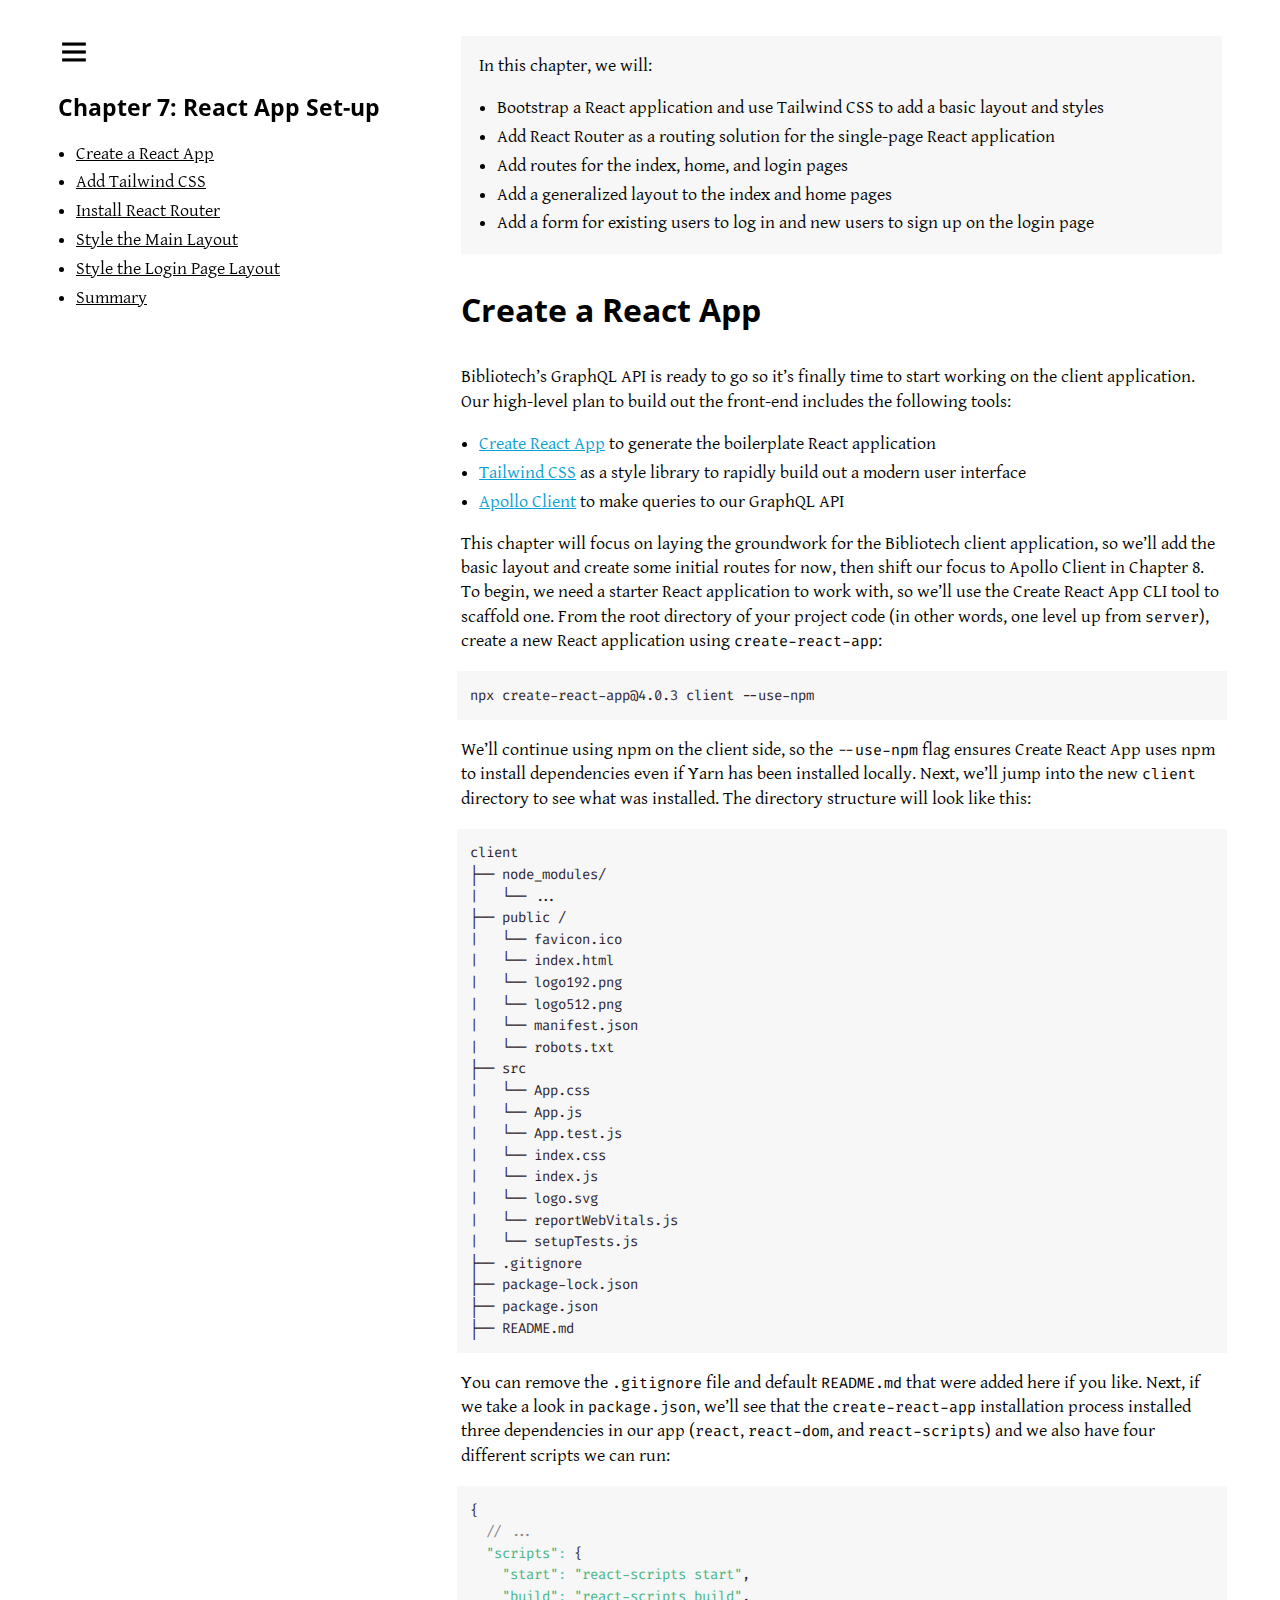
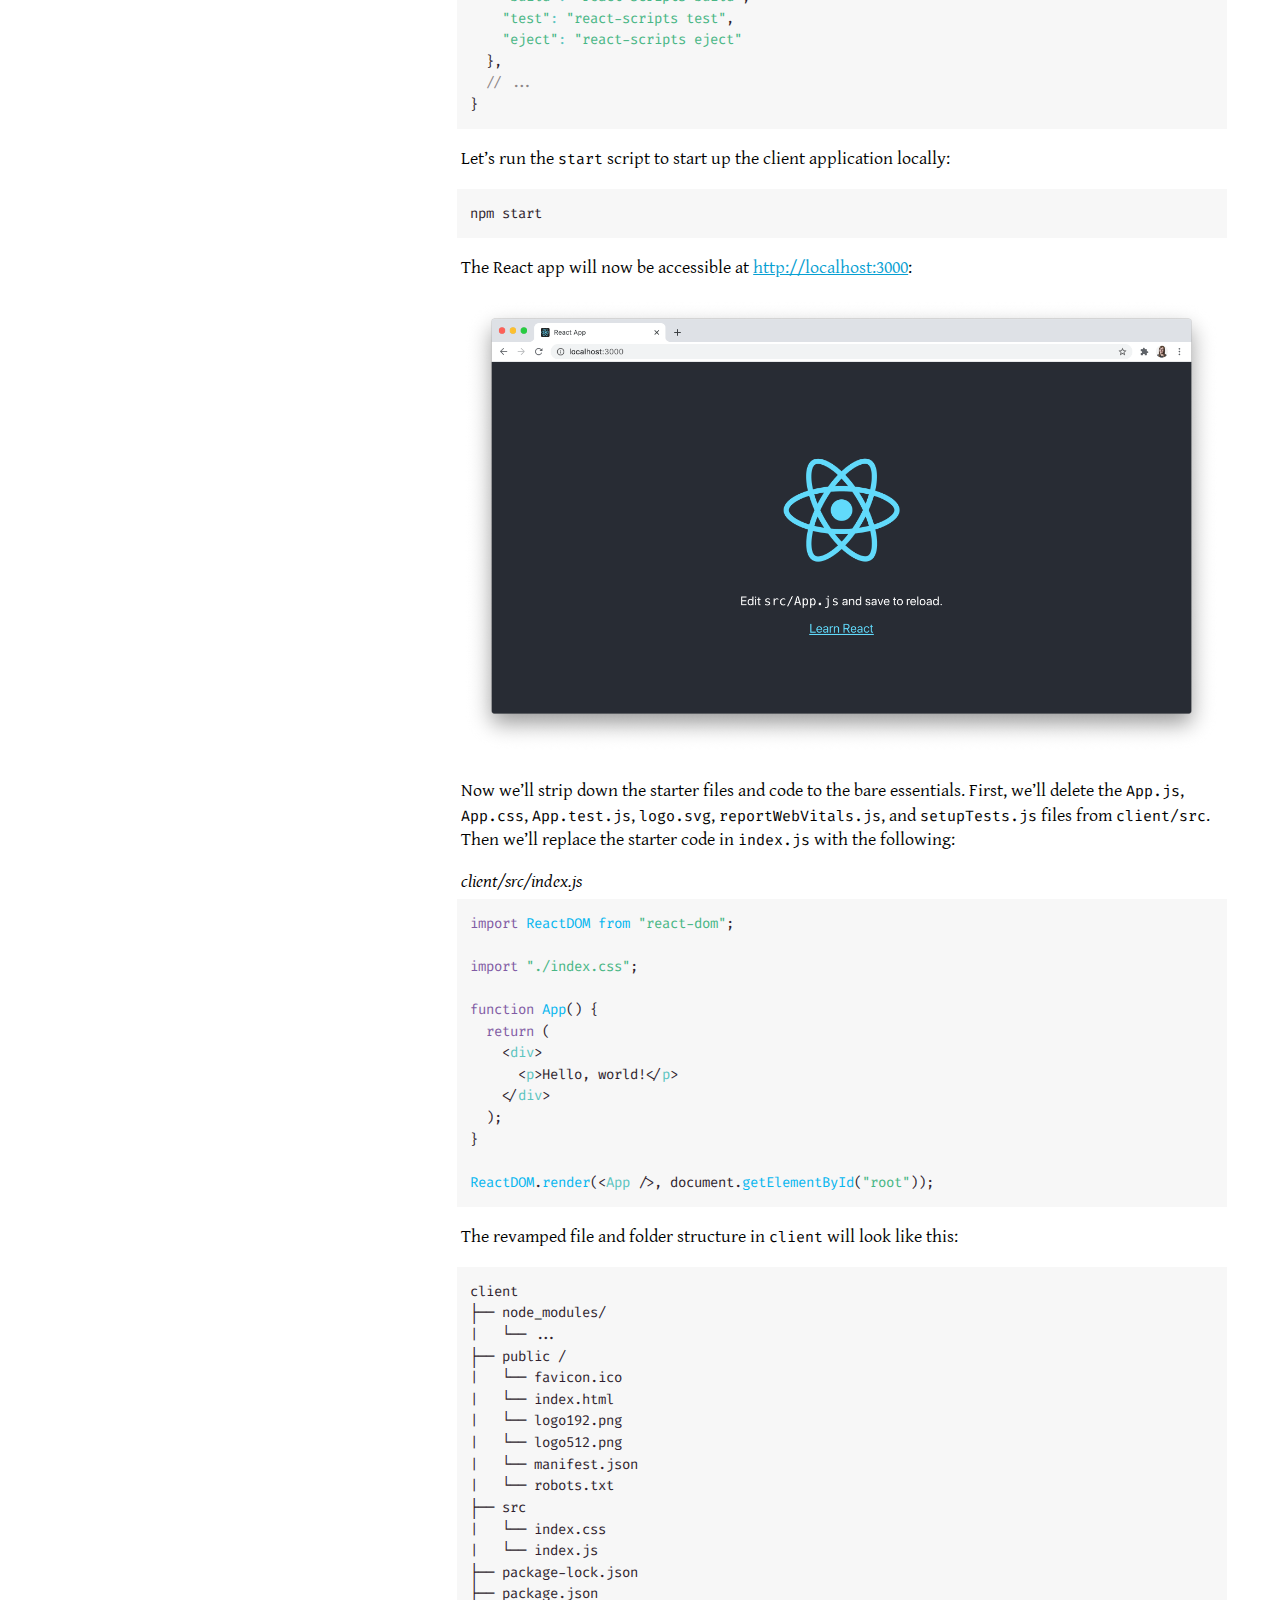
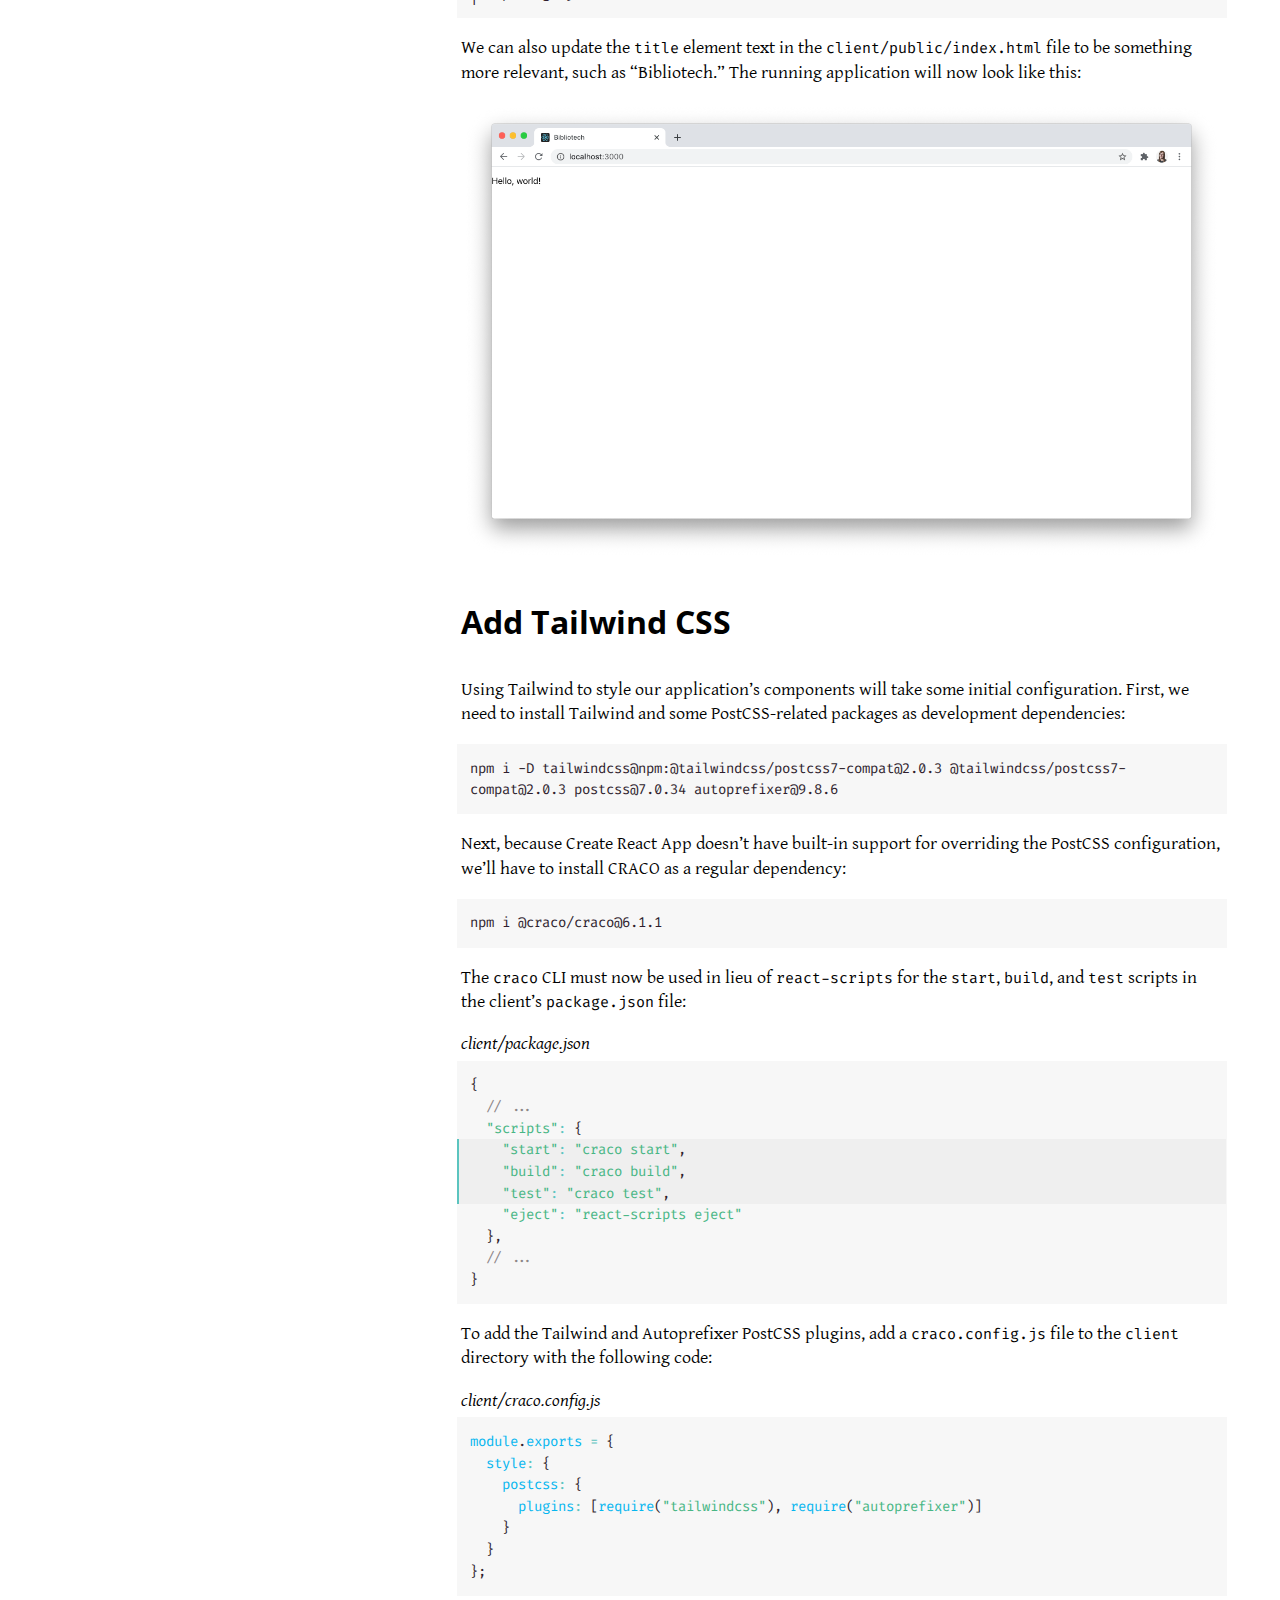
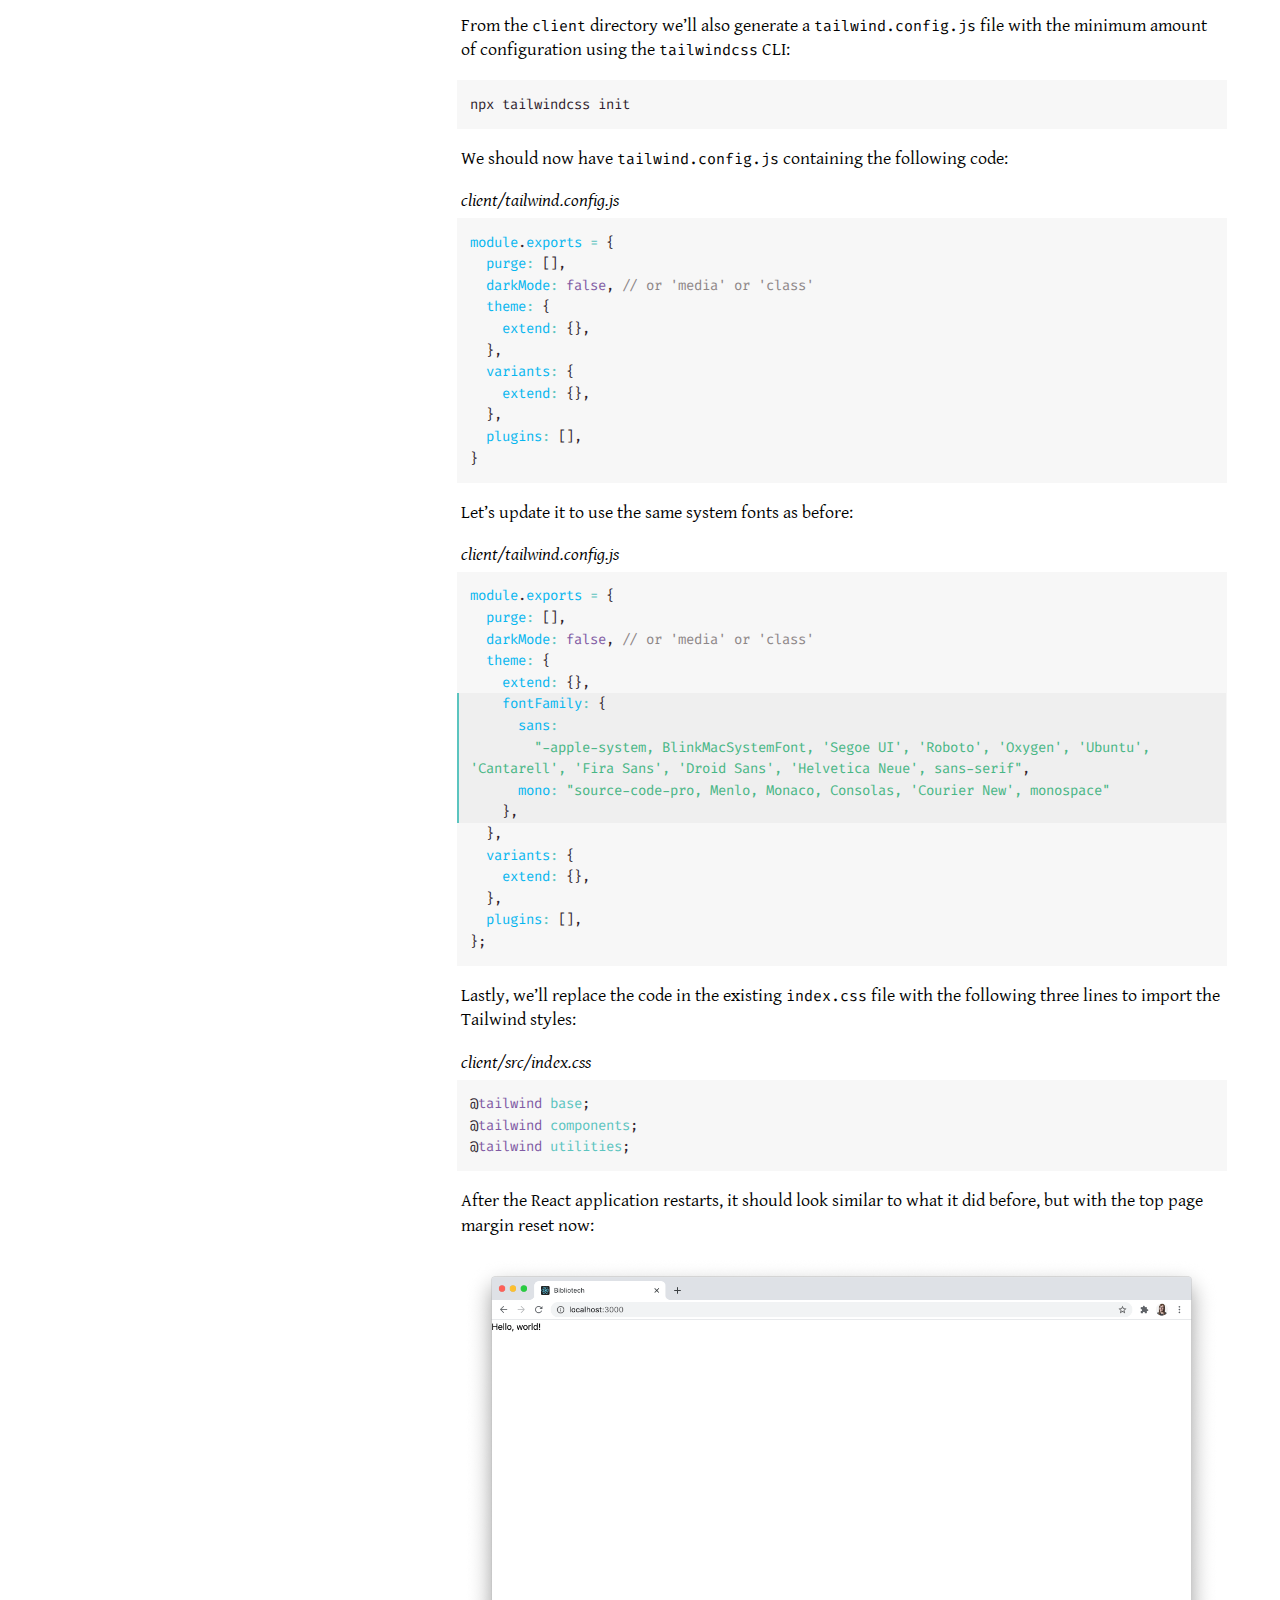
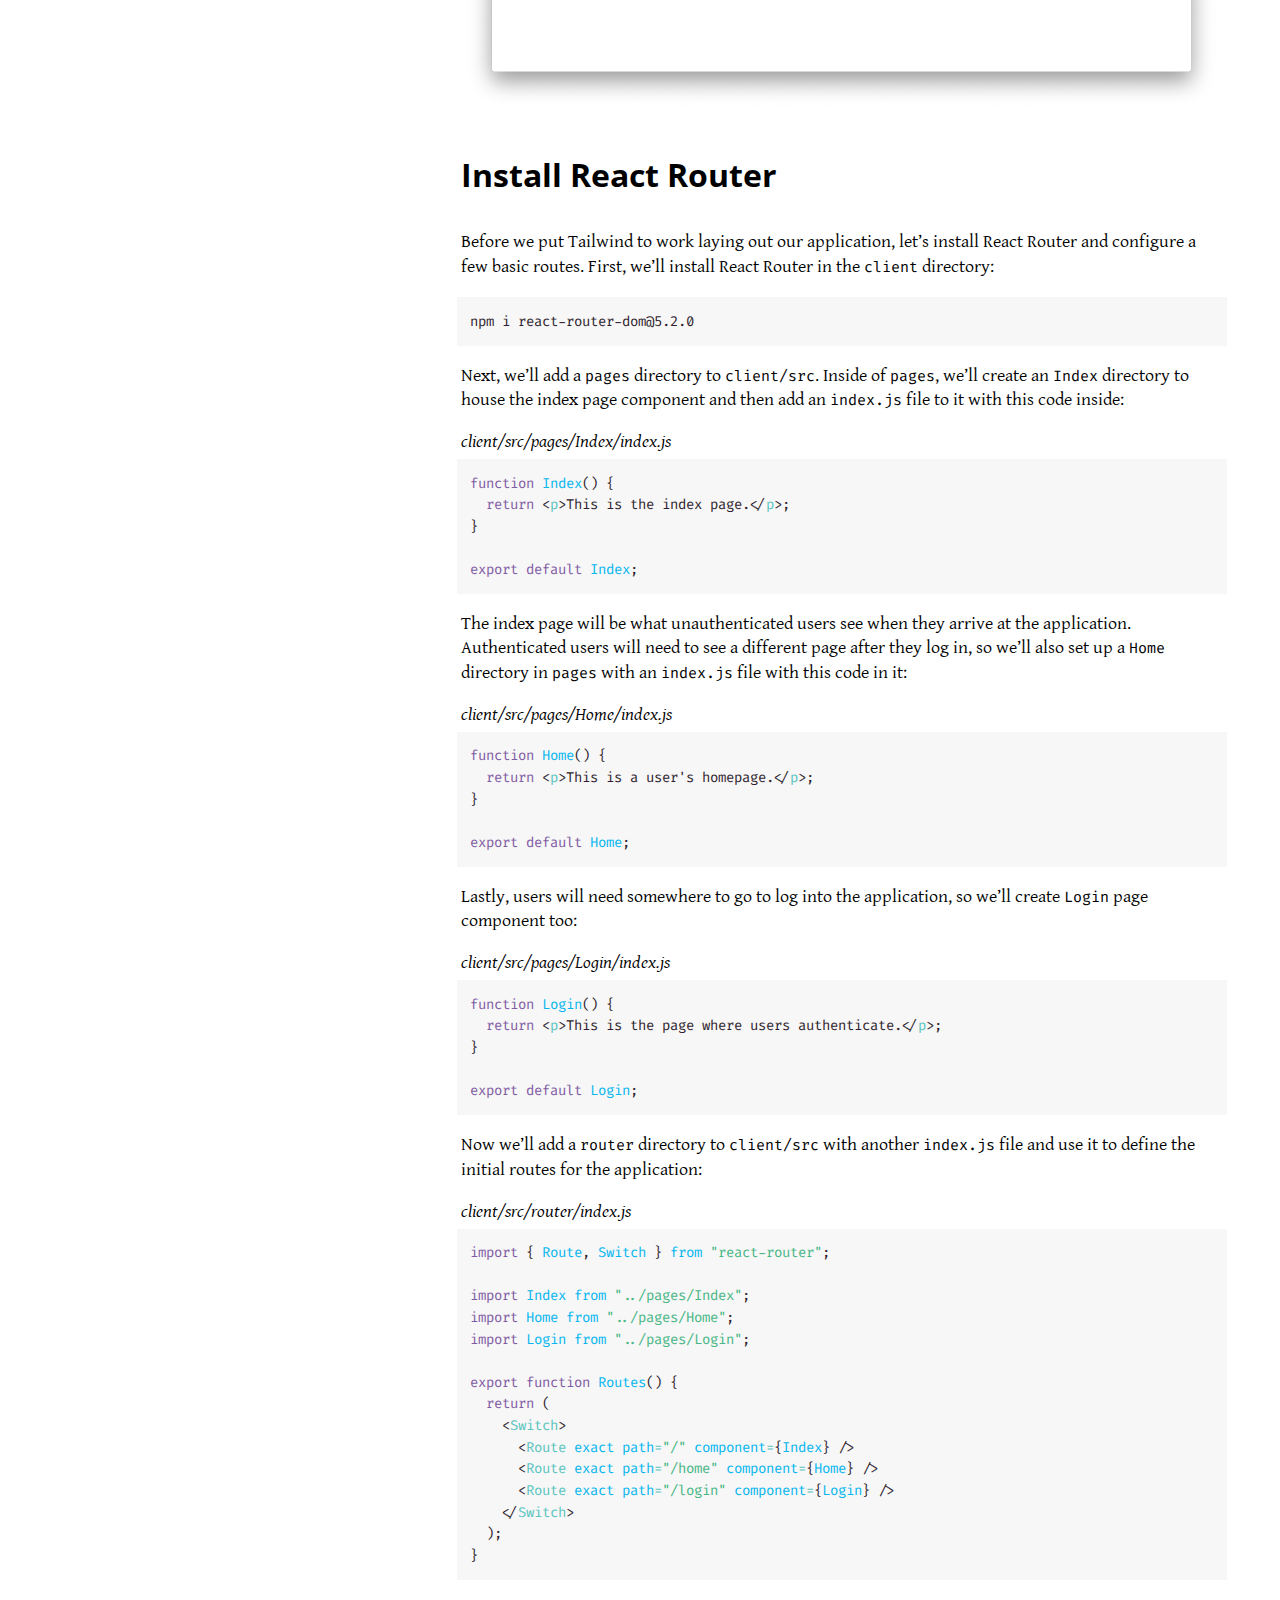
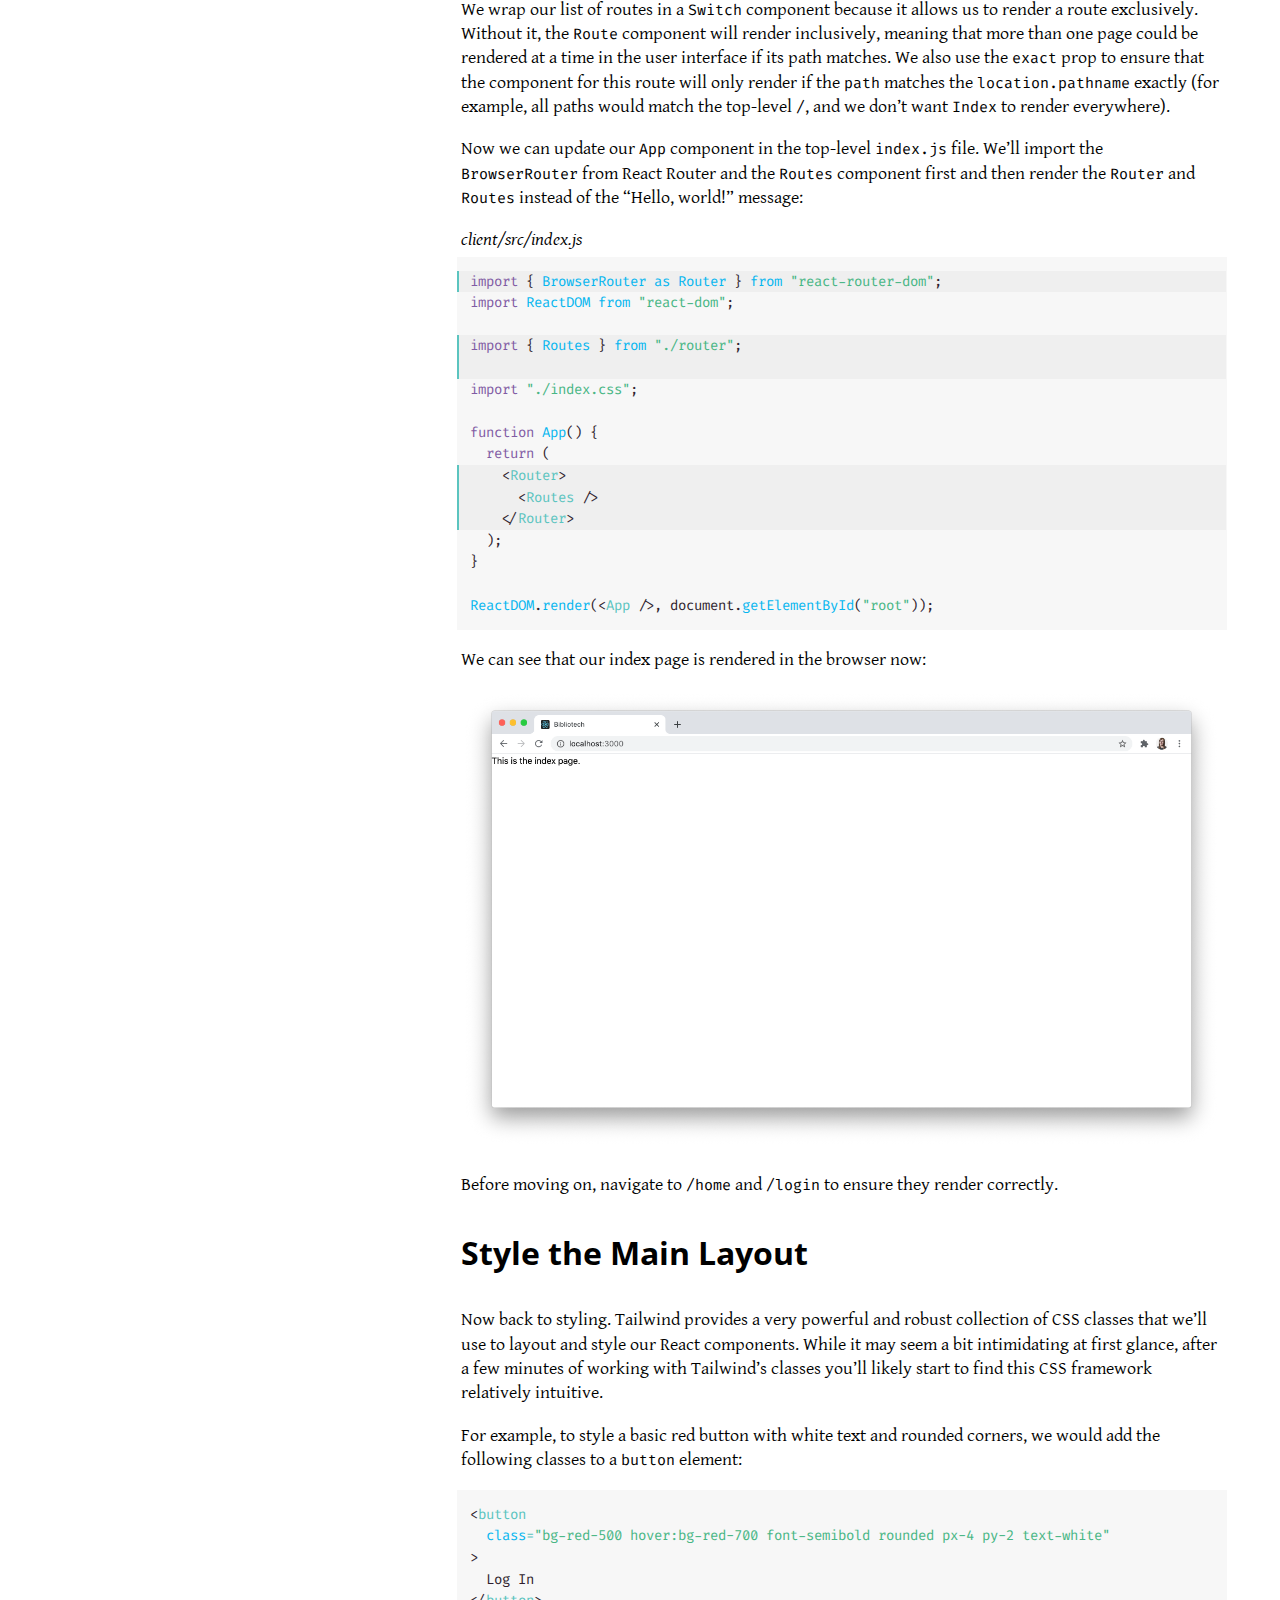
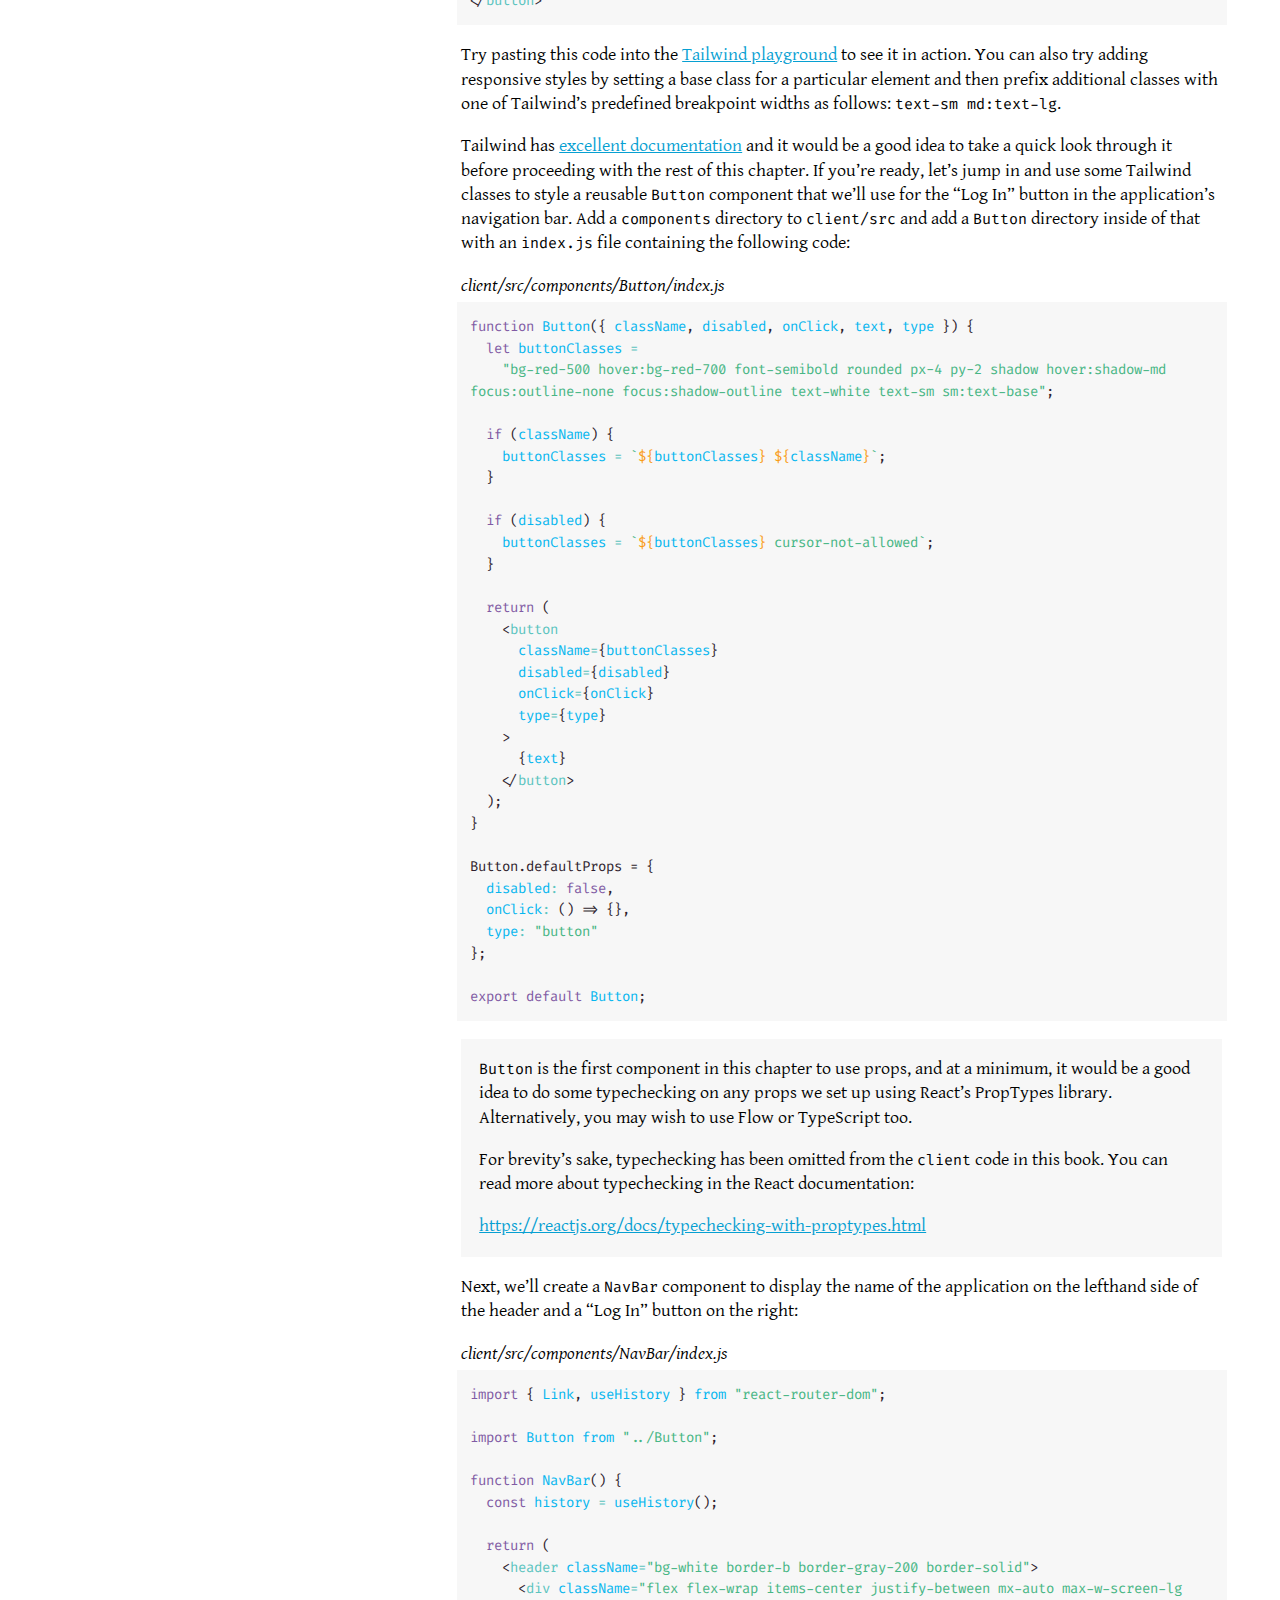
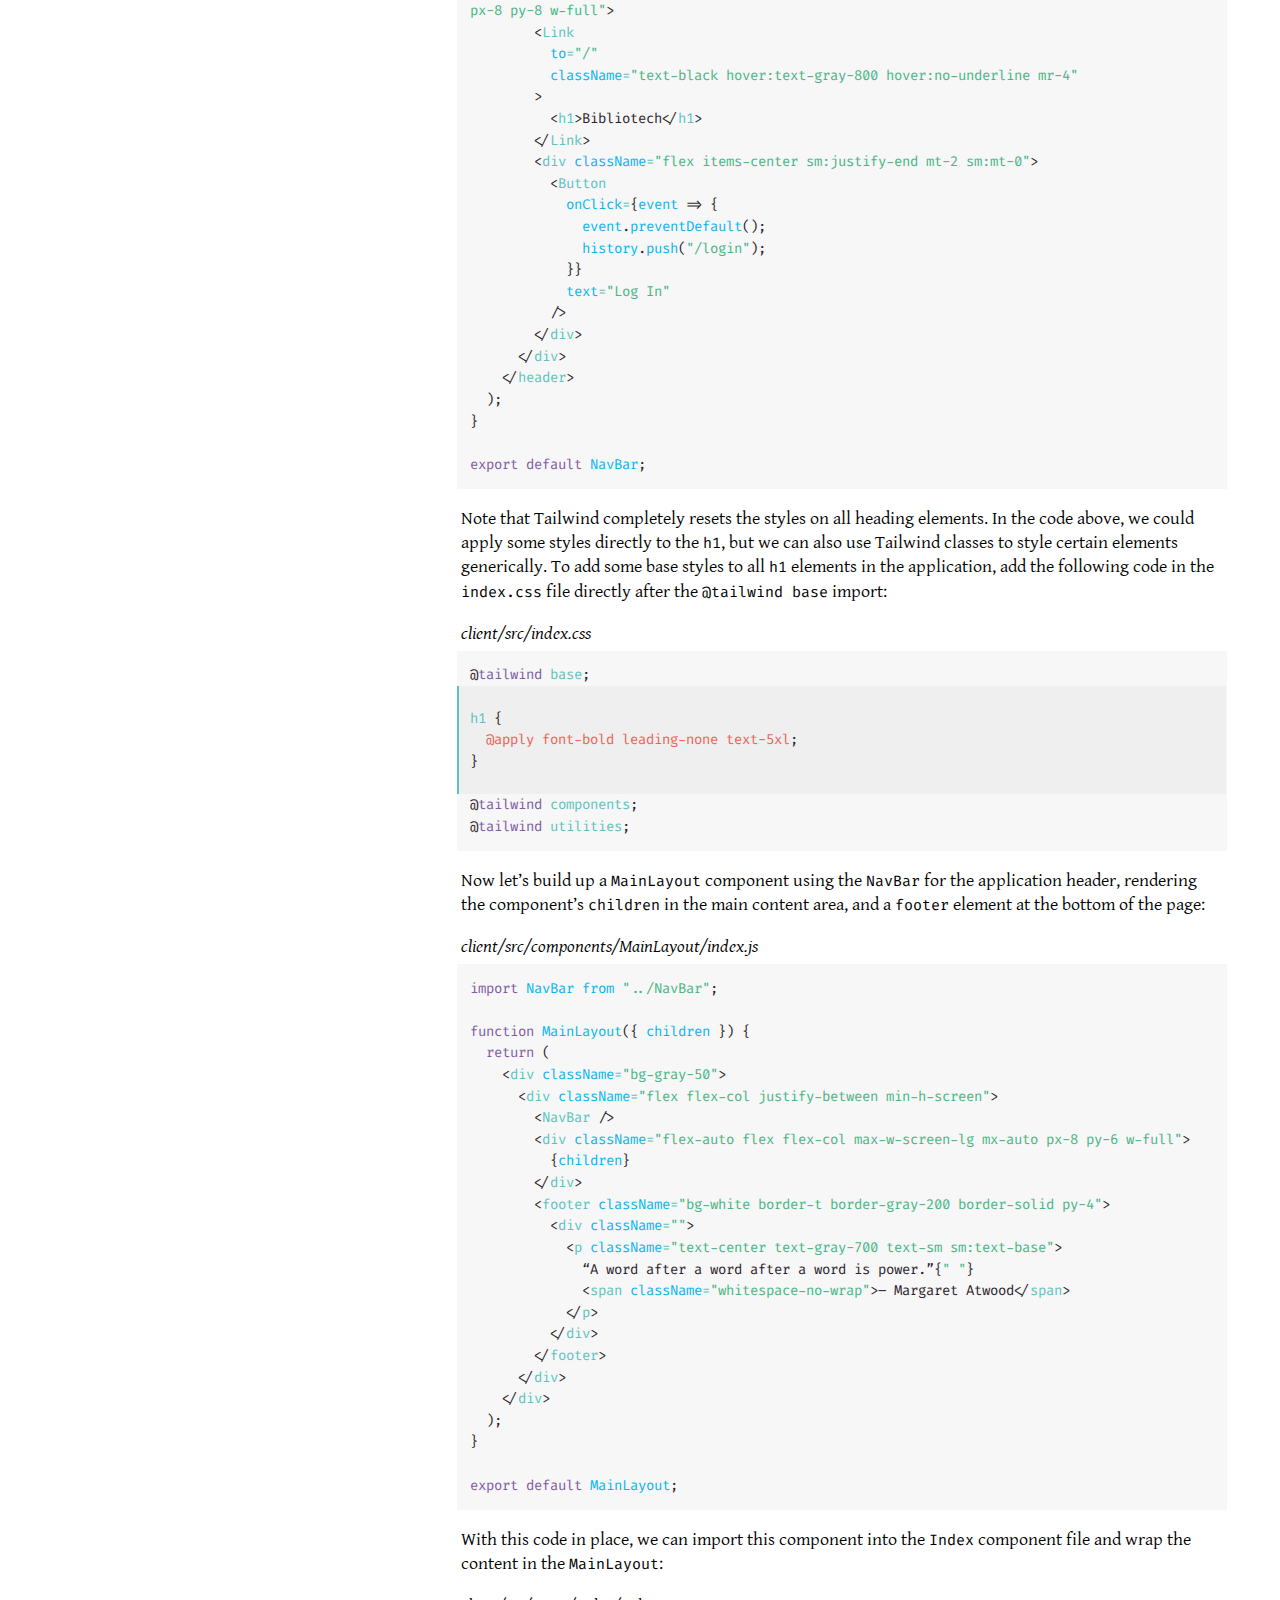
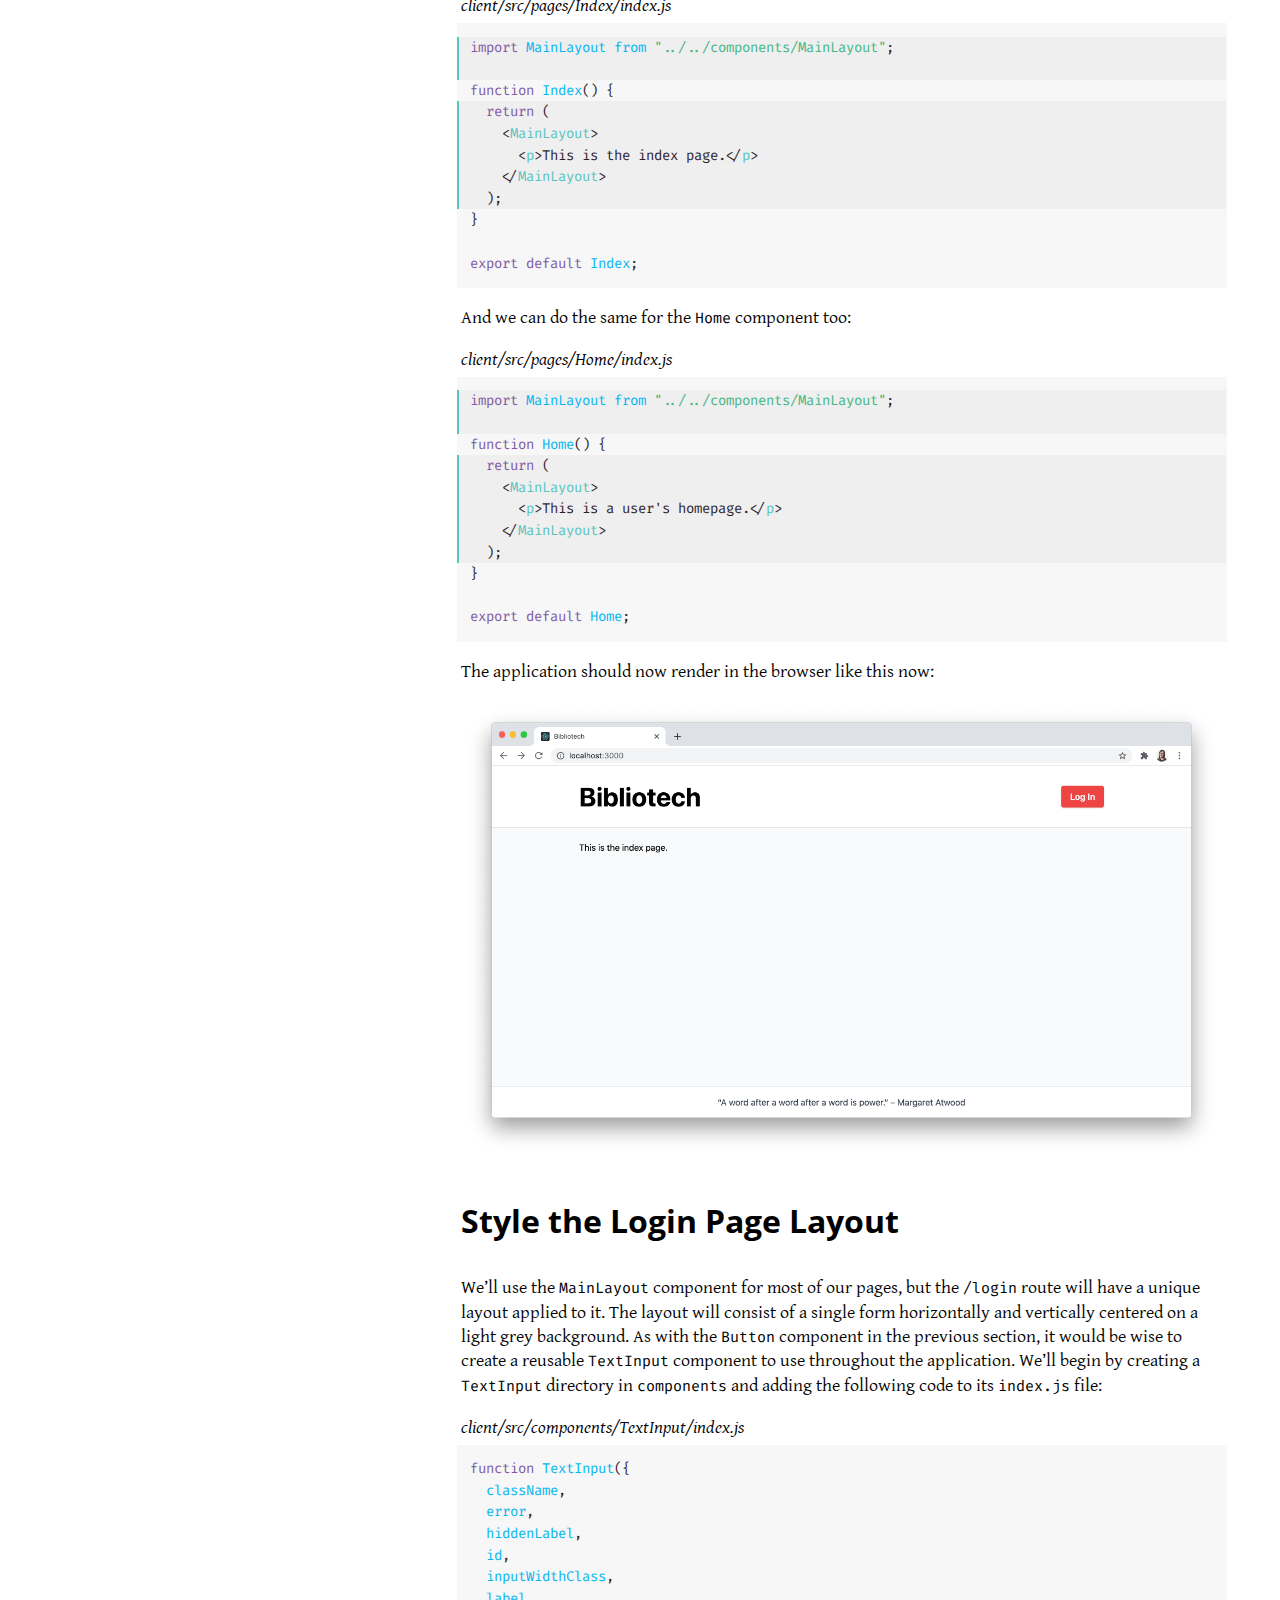
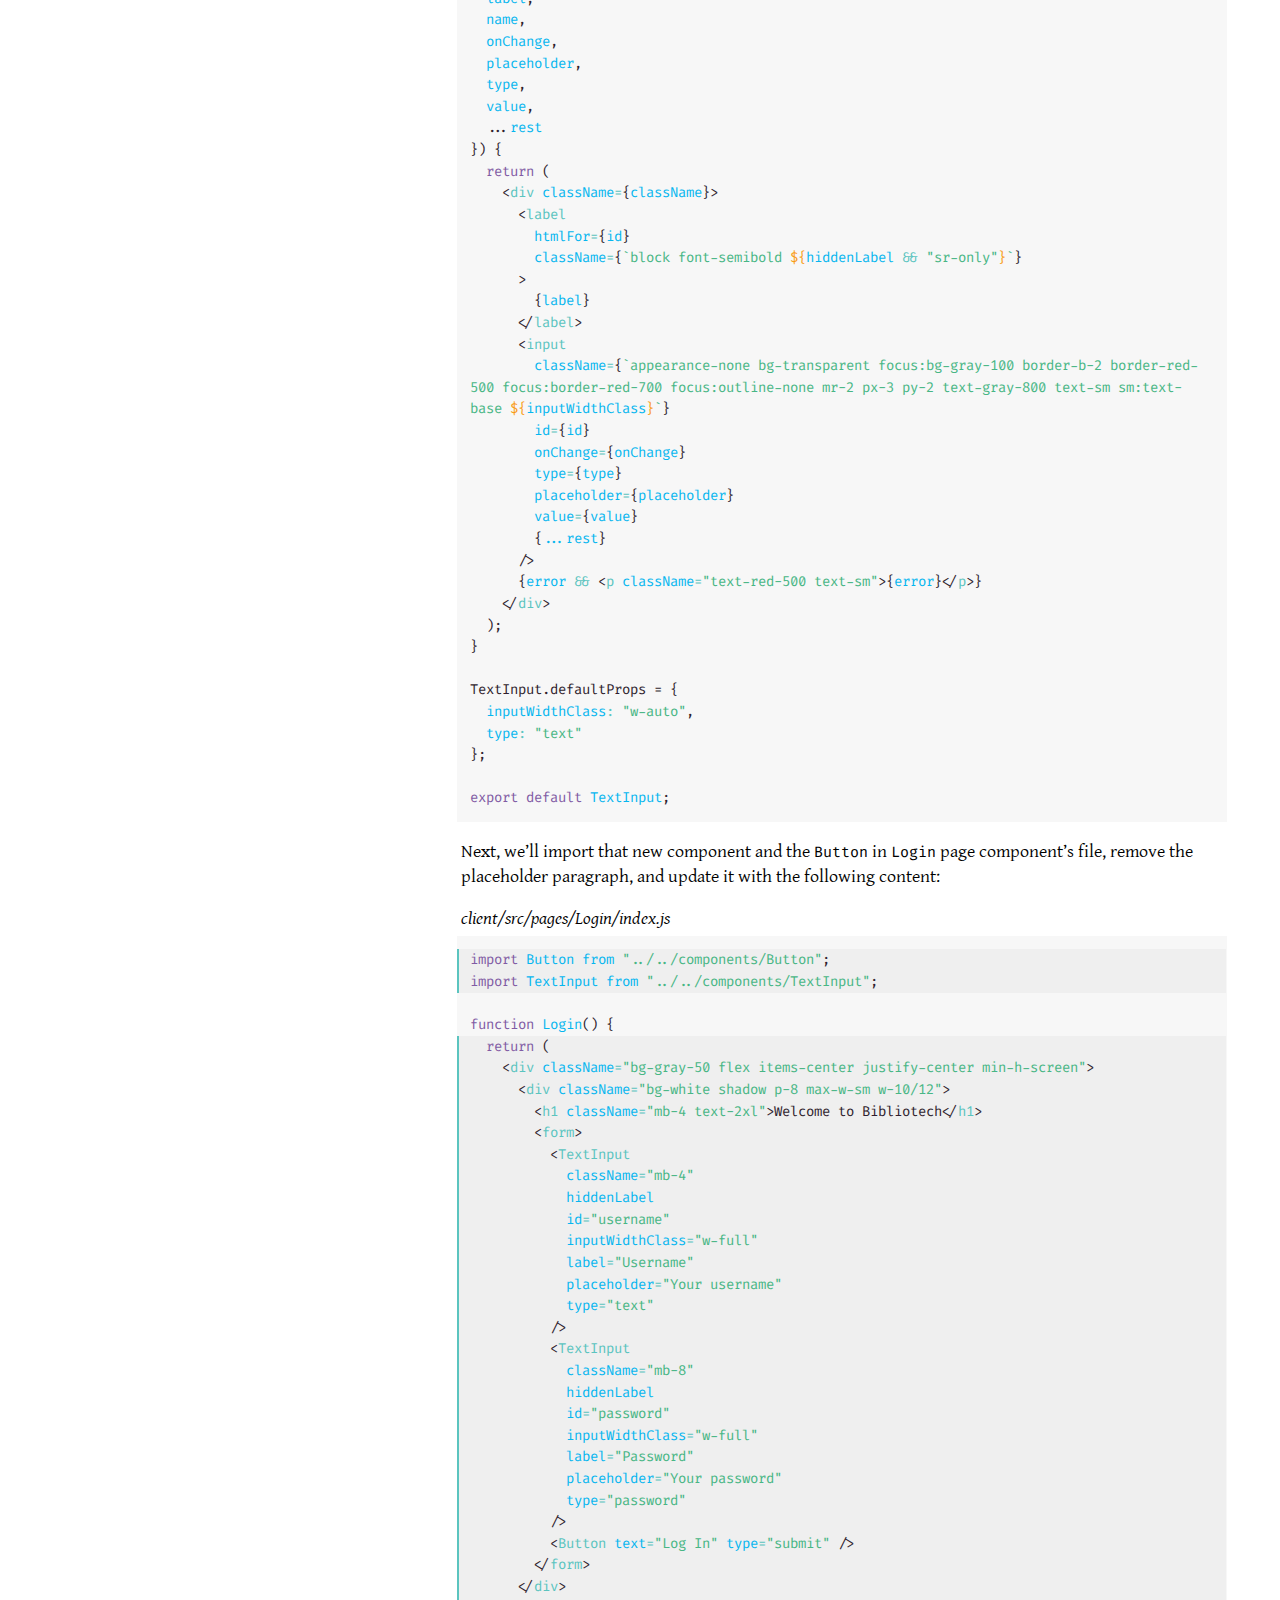
<file: get-going-with-graphql/content/chapter-07/index.html>
<!DOCTYPE html>
<html xmlns="http://www.w3.org/1999/xhtml" lang="en-US" xml:lang="en-US">
<head>
  <meta charset="utf-8" />
  <link rel="icon" href="../../images/favicon.ico" />
  <meta name="generator" content="pandoc" />
  <meta name="viewport" content="width=device-width, initial-scale=1.0, user-scalable=yes" />
  <meta name="author" content="Mandi Wise" />
  <title>Get Going with GraphQL</title>
  <style>
    code{white-space: pre-wrap;}
    span.smallcaps{font-variant: small-caps;}
    span.underline{text-decoration: underline;}
    div.column{display: inline-block; vertical-align: top; width: 50%;}
    div.hanging-indent{margin-left: 1.5em; text-indent: -1.5em;}
    ul.task-list{list-style: none;}
  </style>
  <link rel="stylesheet" href="../../css/web.min.css" />
  <!--[if lt IE 9]>
    <script src="//cdnjs.cloudflare.com/ajax/libs/html5shiv/3.7.3/html5shiv-printshiv.min.js"></script>
  <![endif]-->
</head>
<body>
<div id="masthead">
<div class="close-button-wrapper">
<button id="masthead-close" type="button"><span>Close</span></button>
</div>
<header id="title-block-header">
<h1 class="title">Get Going with GraphQL</h1>
<p class="subtitle">Learn How to Build JavaScript Applications with Apollo Server and Apollo Client</p>
<p class="author">Mandi Wise</p>
</header>
<nav class="book-nav">
<ol class="front-matter-content">
<li><a href="../preface/index.html">Preface</a></li>
</ol>
<ol class="main-matter-content">
<li><a href="../chapter-01/index.html">Up and Running with GraphQL and Apollo Server</a></li>
<li><a href="../chapter-02/index.html">More on Queries</a></li>
<li><a href="../chapter-03/index.html">Mutating Data</a></li>
<li><a href="../chapter-04/index.html">Pagination and Search Queries</a></li>
<li><a href="../chapter-05/index.html">Documentation, Custom Scalars, and Custom Directives</a></li>
<li><a href="../chapter-06/index.html">Authentication and Authorization</a></li>
<li><a href="../chapter-07/index.html">React App Set-up</a></li>
<li><a href="../chapter-08/index.html">Apollo Client with User Authentication</a></li>
<li><a href="../chapter-09/index.html">Pagination, Mutations, and the Apollo Client Cache</a></li>
<li><a href="../chapter-10/index.html">Real-time Updates with Subscriptions</a></li>
</ol>
<ol class="back-matter-content">
<li><a href="../appendix-a/index.html">Appendix A</a></li>
<li><a href="../about-the-author/index.html">About the Author</a></li>
<li><a href="../changelog/index.html">Changelog</a></li>
</ol>
<img src="../../images/8bp-logo-white.svg" class="logo" alt="8-Bit Press Inc. logo" />
</nav>
</div>
<div id="chapter">
<div class="chapter-nav">
<nav id="TOC" role="doc-toc">
<button id="masthead-open" type="button"><span>Book Navigation</span></button>
<h2 id="toc-title">Contents</h2>
<ul>
<li><a href="#react-app-set-up">Chapter 7: React App Set-up</a>
<ul>
<li><a href="#create-a-react-app">Create a React App</a></li>
<li><a href="#add-tailwind-css">Add Tailwind CSS</a></li>
<li><a href="#install-react-router">Install React Router</a></li>
<li><a href="#style-the-main-layout">Style the Main Layout</a></li>
<li><a href="#style-the-login-page-layout">Style the Login Page Layout</a></li>
<li><a href="#summary">Summary</a></li>
</ul></li>
</ul>
</nav>
</div>
<div class="content">
<h1 id="react-app-set-up">Chapter 7: React App Set-up</h1>
<div class="boxout">
<p>In this chapter, we will:</p>
<ul>
<li>Bootstrap a React application and use Tailwind CSS to add a basic layout and styles</li>
<li>Add React Router as a routing solution for the single-page React application</li>
<li>Add routes for the index, home, and login pages</li>
<li>Add a generalized layout to the index and home pages</li>
<li>Add a form for existing users to log in and new users to sign up on the login page</li>
</ul>
</div>
<h2 id="create-a-react-app">Create a React App</h2>
<p>Bibliotech’s GraphQL API is ready to go so it’s finally time to start working on the client application. Our high-level plan to build out the front-end includes the following tools:</p>
<ul>
<li><a href="https://create-react-app.dev/">Create React App</a> to generate the boilerplate React application</li>
<li><a href="https://tailwindcss.com/">Tailwind CSS</a> as a style library to rapidly build out a modern user interface</li>
<li><a href="https://www.apollographql.com/docs/react/">Apollo Client</a> to make queries to our GraphQL API</li>
</ul>
<p>This chapter will focus on laying the groundwork for the Bibliotech client application, so we’ll add the basic layout and create some initial routes for now, then shift our focus to Apollo Client in Chapter 8. To begin, we need a starter React application to work with, so we’ll use the Create React App CLI tool to scaffold one. From the root directory of your project code (in other words, one level up from <code>server</code>), create a new React application using <code>create-react-app</code>:</p>
<div class="highlight"><pre><span></span>npx create-react-app@4.0.3 client --use-npm
</pre></div>

<p>We’ll continue using npm on the client side, so the <code>--use-npm</code> flag ensures Create React App uses npm to install dependencies even if Yarn has been installed locally. Next, we’ll jump into the new <code>client</code> directory to see what was installed. The directory structure will look like this:</p>
<div class="highlight"><pre><span></span>client
├── node_modules/
|   └── ...
├── public /
|   └── favicon.ico
|   └── index.html
|   └── logo192.png
|   └── logo512.png
|   └── manifest.json
|   └── robots.txt
├── src
|   └── App.css
|   └── App.js
|   └── App.test.js
|   └── index.css
|   └── index.js
|   └── logo.svg
|   └── reportWebVitals.js
|   └── setupTests.js
├── .gitignore
├── package-lock.json
├── package.json
├── README.md
</pre></div>

<p>You can remove the <code>.gitignore</code> file and default <code>README.md</code> that were added here if you like. Next, if we take a look in <code>package.json</code>, we’ll see that the <code>create-react-app</code> installation process installed three dependencies in our app (<code>react</code>, <code>react-dom</code>, and <code>react-scripts</code>) and we also have four different scripts we can run:</p>
<div class="highlight"><pre><span></span><span class="p">{</span>
  <span class="c1">// ...</span>
  <span class="s2">&quot;scripts&quot;</span><span class="o">:</span> <span class="p">{</span>
    <span class="s2">&quot;start&quot;</span><span class="o">:</span> <span class="s2">&quot;react-scripts start&quot;</span><span class="p">,</span>
    <span class="s2">&quot;build&quot;</span><span class="o">:</span> <span class="s2">&quot;react-scripts build&quot;</span><span class="p">,</span>
    <span class="s2">&quot;test&quot;</span><span class="o">:</span> <span class="s2">&quot;react-scripts test&quot;</span><span class="p">,</span>
    <span class="s2">&quot;eject&quot;</span><span class="o">:</span> <span class="s2">&quot;react-scripts eject&quot;</span>
  <span class="p">},</span>
  <span class="c1">// ...</span>
<span class="p">}</span>
</pre></div>

<p>Let’s run the <code>start</code> script to start up the client application locally:</p>
<div class="highlight"><pre><span></span>npm start
</pre></div>

<p>The React app will now be accessible at <a href="http://localhost:3000/">http://localhost:3000</a>:</p>
<p><img src="../../images/screenshots/cra-boilerplate.png" alt="Homepage of a new Create React App application" /><br />
</p>
<p>Now we’ll strip down the starter files and code to the bare essentials. First, we’ll delete the <code>App.js</code>, <code>App.css</code>, <code>App.test.js</code>, <code>logo.svg</code>, <code>reportWebVitals.js</code>, and <code>setupTests.js</code> files from <code>client/src</code>. Then we’ll replace the starter code in <code>index.js</code> with the following:</p>
<p></p>
<div class="code-context">
<p>client/src/index.js</p>
</div>
<div class="highlight"><pre><span></span><span class="kr">import</span> <span class="nx">ReactDOM</span> <span class="nx">from</span> <span class="s2">&quot;react-dom&quot;</span><span class="p">;</span>

<span class="kr">import</span> <span class="s2">&quot;./index.css&quot;</span><span class="p">;</span>

<span class="kd">function</span> <span class="nx">App</span><span class="p">()</span> <span class="p">{</span>
  <span class="k">return</span> <span class="p">(</span>
    <span class="p">&lt;</span><span class="nt">div</span><span class="p">&gt;</span>
      <span class="p">&lt;</span><span class="nt">p</span><span class="p">&gt;</span>Hello, world!<span class="p">&lt;/</span><span class="nt">p</span><span class="p">&gt;</span>
    <span class="p">&lt;/</span><span class="nt">div</span><span class="p">&gt;</span>
  <span class="p">);</span>
<span class="p">}</span>

<span class="nx">ReactDOM</span><span class="p">.</span><span class="nx">render</span><span class="p">(&lt;</span><span class="nt">App</span> <span class="p">/&gt;,</span> <span class="nb">document</span><span class="p">.</span><span class="nx">getElementById</span><span class="p">(</span><span class="s2">&quot;root&quot;</span><span class="p">));</span>
</pre></div>

<p>The revamped file and folder structure in <code>client</code> will look like this:</p>
<div class="highlight"><pre><span></span>client
├── node_modules/
|   └── ...
├── public /
|   └── favicon.ico
|   └── index.html
|   └── logo192.png
|   └── logo512.png
|   └── manifest.json
|   └── robots.txt
├── src
|   └── index.css
|   └── index.js
├── package-lock.json
├── package.json
</pre></div>

<p>We can also update the <code>title</code> element text in the <code>client/public/index.html</code> file to be something more relevant, such as “Bibliotech.” The running application will now look like this:</p>
<p><img src="../../images/screenshots/cra-no-styles.png" alt="A Create React App application with unneeded code and files removed" /><br />
</p>
<h2 id="add-tailwind-css">Add Tailwind CSS</h2>
<p>Using Tailwind to style our application’s components will take some initial configuration. First, we need to install Tailwind and some PostCSS-related packages as development dependencies:</p>
<div class="highlight"><pre><span></span>npm i -D tailwindcss@npm:@tailwindcss/postcss7-compat@2.0.3 @tailwindcss/postcss7-compat@2.0.3 postcss@7.0.34 autoprefixer@9.8.6
</pre></div>

<p>Next, because Create React App doesn’t have built-in support for overriding the PostCSS configuration, we’ll have to install CRACO as a regular dependency:</p>
<div class="highlight"><pre><span></span>npm i @craco/craco@6.1.1
</pre></div>

<p>The <code>craco</code> CLI must now be used in lieu of <code>react-scripts</code> for the <code>start</code>, <code>build</code>, and <code>test</code> scripts in the client’s <code>package.json</code> file:</p>
<p></p>
<div class="code-context">
<p>client/package.json</p>
</div>
<div class="highlight"><pre><span></span><span class="p">{</span>
  <span class="c1">// ...</span>
  <span class="s2">&quot;scripts&quot;</span><span class="o">:</span> <span class="p">{</span>
<span class="hll">    <span class="s2">&quot;start&quot;</span><span class="o">:</span> <span class="s2">&quot;craco start&quot;</span><span class="p">,</span>
</span><span class="hll">    <span class="s2">&quot;build&quot;</span><span class="o">:</span> <span class="s2">&quot;craco build&quot;</span><span class="p">,</span>
</span><span class="hll">    <span class="s2">&quot;test&quot;</span><span class="o">:</span> <span class="s2">&quot;craco test&quot;</span><span class="p">,</span>
</span>    <span class="s2">&quot;eject&quot;</span><span class="o">:</span> <span class="s2">&quot;react-scripts eject&quot;</span>
  <span class="p">},</span>
  <span class="c1">// ...</span>
<span class="p">}</span>
</pre></div>

<p>To add the Tailwind and Autoprefixer PostCSS plugins, add a <code>craco.config.js</code> file to the <code>client</code> directory with the following code:</p>
<p></p>
<div class="code-context">
<p>client/craco.config.js</p>
</div>
<div class="highlight"><pre><span></span><span class="nx">module</span><span class="p">.</span><span class="nx">exports</span> <span class="o">=</span> <span class="p">{</span>
  <span class="nx">style</span><span class="o">:</span> <span class="p">{</span>
    <span class="nx">postcss</span><span class="o">:</span> <span class="p">{</span>
      <span class="nx">plugins</span><span class="o">:</span> <span class="p">[</span><span class="nx">require</span><span class="p">(</span><span class="s2">&quot;tailwindcss&quot;</span><span class="p">),</span> <span class="nx">require</span><span class="p">(</span><span class="s2">&quot;autoprefixer&quot;</span><span class="p">)]</span>
    <span class="p">}</span>
  <span class="p">}</span>
<span class="p">};</span>
</pre></div>

<p>From the <code>client</code> directory we’ll also generate a <code>tailwind.config.js</code> file with the minimum amount of configuration using the <code>tailwindcss</code> CLI:</p>
<div class="highlight"><pre><span></span>npx tailwindcss init
</pre></div>

<p>We should now have <code>tailwind.config.js</code> containing the following code:</p>
<p></p>
<div class="code-context">
<p>client/tailwind.config.js</p>
</div>
<div class="highlight"><pre><span></span><span class="nx">module</span><span class="p">.</span><span class="nx">exports</span> <span class="o">=</span> <span class="p">{</span>
  <span class="nx">purge</span><span class="o">:</span> <span class="p">[],</span>
  <span class="nx">darkMode</span><span class="o">:</span> <span class="kc">false</span><span class="p">,</span> <span class="c1">// or &#39;media&#39; or &#39;class&#39;</span>
  <span class="nx">theme</span><span class="o">:</span> <span class="p">{</span>
    <span class="nx">extend</span><span class="o">:</span> <span class="p">{},</span>
  <span class="p">},</span>
  <span class="nx">variants</span><span class="o">:</span> <span class="p">{</span>
    <span class="nx">extend</span><span class="o">:</span> <span class="p">{},</span>
  <span class="p">},</span>
  <span class="nx">plugins</span><span class="o">:</span> <span class="p">[],</span>
<span class="p">}</span>
</pre></div>

<p>Let’s update it to use the same system fonts as before:</p>
<p></p>
<div class="code-context">
<p>client/tailwind.config.js</p>
</div>
<div class="highlight"><pre><span></span><span class="nx">module</span><span class="p">.</span><span class="nx">exports</span> <span class="o">=</span> <span class="p">{</span>
  <span class="nx">purge</span><span class="o">:</span> <span class="p">[],</span>
  <span class="nx">darkMode</span><span class="o">:</span> <span class="kc">false</span><span class="p">,</span> <span class="c1">// or &#39;media&#39; or &#39;class&#39;</span>
  <span class="nx">theme</span><span class="o">:</span> <span class="p">{</span>
    <span class="nx">extend</span><span class="o">:</span> <span class="p">{},</span>
<span class="hll">    <span class="nx">fontFamily</span><span class="o">:</span> <span class="p">{</span>
</span><span class="hll">      <span class="nx">sans</span><span class="o">:</span>
</span><span class="hll">        <span class="s2">&quot;-apple-system, BlinkMacSystemFont, &#39;Segoe UI&#39;, &#39;Roboto&#39;, &#39;Oxygen&#39;, &#39;Ubuntu&#39;, &#39;Cantarell&#39;, &#39;Fira Sans&#39;, &#39;Droid Sans&#39;, &#39;Helvetica Neue&#39;, sans-serif&quot;</span><span class="p">,</span>
</span><span class="hll">      <span class="nx">mono</span><span class="o">:</span> <span class="s2">&quot;source-code-pro, Menlo, Monaco, Consolas, &#39;Courier New&#39;, monospace&quot;</span>
</span><span class="hll">    <span class="p">},</span>
</span>  <span class="p">},</span>
  <span class="nx">variants</span><span class="o">:</span> <span class="p">{</span>
    <span class="nx">extend</span><span class="o">:</span> <span class="p">{},</span>
  <span class="p">},</span>
  <span class="nx">plugins</span><span class="o">:</span> <span class="p">[],</span>
<span class="p">};</span>
</pre></div>

<p>Lastly, we’ll replace the code in the existing <code>index.css</code> file with the following three lines to import the Tailwind styles:</p>
<p></p>
<div class="code-context">
<p>client/src/index.css</p>
</div>
<div class="highlight"><pre><span></span><span class="p">@</span><span class="k">tailwind</span> <span class="nt">base</span><span class="p">;</span>
<span class="p">@</span><span class="k">tailwind</span> <span class="nt">components</span><span class="p">;</span>
<span class="p">@</span><span class="k">tailwind</span> <span class="nt">utilities</span><span class="p">;</span>
</pre></div>

<p>After the React application restarts, it should look similar to what it did before, but with the top page margin reset now:</p>
<p><img src="../../images/screenshots/tailwind-no-styles.png" alt="A React application with basic Tailwind styles applied" /><br />
</p>
<h2 id="install-react-router">Install React Router</h2>
<p>Before we put Tailwind to work laying out our application, let’s install React Router and configure a few basic routes. First, we’ll install React Router in the <code>client</code> directory:</p>
<div class="highlight"><pre><span></span>npm i react-router-dom@5.2.0
</pre></div>

<p>Next, we’ll add a <code>pages</code> directory to <code>client/src</code>. Inside of <code>pages</code>, we’ll create an <code>Index</code> directory to house the index page component and then add an <code>index.js</code> file to it with this code inside:</p>
<p></p>
<div class="code-context">
<p>client/src/pages/Index/index.js</p>
</div>
<div class="highlight"><pre><span></span><span class="kd">function</span> <span class="nx">Index</span><span class="p">()</span> <span class="p">{</span>
  <span class="k">return</span> <span class="p">&lt;</span><span class="nt">p</span><span class="p">&gt;</span>This is the index page.<span class="p">&lt;/</span><span class="nt">p</span><span class="p">&gt;;</span>
<span class="p">}</span>

<span class="kr">export</span> <span class="k">default</span> <span class="nx">Index</span><span class="p">;</span>
</pre></div>

<p>The index page will be what unauthenticated users see when they arrive at the application. Authenticated users will need to see a different page after they log in, so we’ll also set up a <code>Home</code> directory in <code>pages</code> with an <code>index.js</code> file with this code in it:</p>
<p></p>
<div class="code-context">
<p>client/src/pages/Home/index.js</p>
</div>
<div class="highlight"><pre><span></span><span class="kd">function</span> <span class="nx">Home</span><span class="p">()</span> <span class="p">{</span>
  <span class="k">return</span> <span class="p">&lt;</span><span class="nt">p</span><span class="p">&gt;</span>This is a user&#39;s homepage.<span class="p">&lt;/</span><span class="nt">p</span><span class="p">&gt;;</span>
<span class="p">}</span>

<span class="kr">export</span> <span class="k">default</span> <span class="nx">Home</span><span class="p">;</span>
</pre></div>

<p>Lastly, users will need somewhere to go to log into the application, so we’ll create <code>Login</code> page component too:</p>
<p></p>
<div class="code-context">
<p>client/src/pages/Login/index.js</p>
</div>
<div class="highlight"><pre><span></span><span class="kd">function</span> <span class="nx">Login</span><span class="p">()</span> <span class="p">{</span>
  <span class="k">return</span> <span class="p">&lt;</span><span class="nt">p</span><span class="p">&gt;</span>This is the page where users authenticate.<span class="p">&lt;/</span><span class="nt">p</span><span class="p">&gt;;</span>
<span class="p">}</span>

<span class="kr">export</span> <span class="k">default</span> <span class="nx">Login</span><span class="p">;</span>
</pre></div>

<p>Now we’ll add a <code>router</code> directory to <code>client/src</code> with another <code>index.js</code> file and use it to define the initial routes for the application:</p>
<p></p>
<div class="code-context">
<p>client/src/router/index.js</p>
</div>
<div class="highlight"><pre><span></span><span class="kr">import</span> <span class="p">{</span> <span class="nx">Route</span><span class="p">,</span> <span class="nx">Switch</span> <span class="p">}</span> <span class="nx">from</span> <span class="s2">&quot;react-router&quot;</span><span class="p">;</span>

<span class="kr">import</span> <span class="nx">Index</span> <span class="nx">from</span> <span class="s2">&quot;../pages/Index&quot;</span><span class="p">;</span>
<span class="kr">import</span> <span class="nx">Home</span> <span class="nx">from</span> <span class="s2">&quot;../pages/Home&quot;</span><span class="p">;</span>
<span class="kr">import</span> <span class="nx">Login</span> <span class="nx">from</span> <span class="s2">&quot;../pages/Login&quot;</span><span class="p">;</span>

<span class="kr">export</span> <span class="kd">function</span> <span class="nx">Routes</span><span class="p">()</span> <span class="p">{</span>
  <span class="k">return</span> <span class="p">(</span>
    <span class="p">&lt;</span><span class="nt">Switch</span><span class="p">&gt;</span>
      <span class="p">&lt;</span><span class="nt">Route</span> <span class="na">exact</span> <span class="na">path</span><span class="o">=</span><span class="s">&quot;/&quot;</span> <span class="na">component</span><span class="o">=</span><span class="p">{</span><span class="nx">Index</span><span class="p">}</span> <span class="p">/&gt;</span>
      <span class="p">&lt;</span><span class="nt">Route</span> <span class="na">exact</span> <span class="na">path</span><span class="o">=</span><span class="s">&quot;/home&quot;</span> <span class="na">component</span><span class="o">=</span><span class="p">{</span><span class="nx">Home</span><span class="p">}</span> <span class="p">/&gt;</span>
      <span class="p">&lt;</span><span class="nt">Route</span> <span class="na">exact</span> <span class="na">path</span><span class="o">=</span><span class="s">&quot;/login&quot;</span> <span class="na">component</span><span class="o">=</span><span class="p">{</span><span class="nx">Login</span><span class="p">}</span> <span class="p">/&gt;</span>
    <span class="p">&lt;/</span><span class="nt">Switch</span><span class="p">&gt;</span>
  <span class="p">);</span>
<span class="p">}</span>
</pre></div>

<p>We wrap our list of routes in a <code>Switch</code> component because it allows us to render a route exclusively. Without it, the <code>Route</code> component will render inclusively, meaning that more than one page could be rendered at a time in the user interface if its path matches. We also use the <code>exact</code> prop to ensure that the component for this route will only render if the <code>path</code> matches the <code>location.pathname</code> exactly (for example, all paths would match the top-level <code>/</code>, and we don’t want <code>Index</code> to render everywhere).</p>
<p>Now we can update our <code>App</code> component in the top-level <code>index.js</code> file. We’ll import the <code>BrowserRouter</code> from React Router and the <code>Routes</code> component first and then render the <code>Router</code> and <code>Routes</code> instead of the “Hello, world!” message:</p>
<p></p>
<div class="code-context">
<p>client/src/index.js</p>
</div>
<div class="highlight"><pre><span></span><span class="hll"><span class="kr">import</span> <span class="p">{</span> <span class="nx">BrowserRouter</span> <span class="nx">as</span> <span class="nx">Router</span> <span class="p">}</span> <span class="nx">from</span> <span class="s2">&quot;react-router-dom&quot;</span><span class="p">;</span>
</span><span class="kr">import</span> <span class="nx">ReactDOM</span> <span class="nx">from</span> <span class="s2">&quot;react-dom&quot;</span><span class="p">;</span>

<span class="hll"><span class="kr">import</span> <span class="p">{</span> <span class="nx">Routes</span> <span class="p">}</span> <span class="nx">from</span> <span class="s2">&quot;./router&quot;</span><span class="p">;</span>
</span><span class="hll">
</span><span class="kr">import</span> <span class="s2">&quot;./index.css&quot;</span><span class="p">;</span>

<span class="kd">function</span> <span class="nx">App</span><span class="p">()</span> <span class="p">{</span>
  <span class="k">return</span> <span class="p">(</span>
<span class="hll">    <span class="p">&lt;</span><span class="nt">Router</span><span class="p">&gt;</span>
</span><span class="hll">      <span class="p">&lt;</span><span class="nt">Routes</span> <span class="p">/&gt;</span>
</span><span class="hll">    <span class="p">&lt;/</span><span class="nt">Router</span><span class="p">&gt;</span>
</span>  <span class="p">);</span>
<span class="p">}</span>

<span class="nx">ReactDOM</span><span class="p">.</span><span class="nx">render</span><span class="p">(&lt;</span><span class="nt">App</span> <span class="p">/&gt;,</span> <span class="nb">document</span><span class="p">.</span><span class="nx">getElementById</span><span class="p">(</span><span class="s2">&quot;root&quot;</span><span class="p">));</span>
</pre></div>

<p>We can see that our index page is rendered in the browser now:</p>
<p><img src="../../images/screenshots/react-app-initial-index-page.png" alt="Initial index route" /><br />
</p>
<p>Before moving on, navigate to <code>/home</code> and <code>/login</code> to ensure they render correctly.</p>
<h2 id="style-the-main-layout">Style the Main Layout</h2>
<p>Now back to styling. Tailwind provides a very powerful and robust collection of CSS classes that we’ll use to layout and style our React components. While it may seem a bit intimidating at first glance, after a few minutes of working with Tailwind’s classes you’ll likely start to find this CSS framework relatively intuitive.</p>
<p>For example, to style a basic red button with white text and rounded corners, we would add the following classes to a <code>button</code> element:</p>
<div class="highlight"><pre><span></span><span class="p">&lt;</span><span class="nt">button</span> 
  <span class="na">class</span><span class="o">=</span><span class="s">&quot;bg-red-500 hover:bg-red-700 font-semibold rounded px-4 py-2 text-white&quot;</span>
<span class="p">&gt;</span>
  Log In
<span class="p">&lt;/</span><span class="nt">button</span><span class="p">&gt;</span>
</pre></div>

<p>Try pasting this code into the <a href="https://play.tailwindcss.com/">Tailwind playground</a> to see it in action. You can also try adding responsive styles by setting a base class for a particular element and then prefix additional classes with one of Tailwind’s predefined breakpoint widths as follows: <code>text-sm md:text-lg</code>.</p>
<p>Tailwind has <a href="https://tailwindcss.com/docs">excellent documentation</a> and it would be a good idea to take a quick look through it before proceeding with the rest of this chapter. If you’re ready, let’s jump in and use some Tailwind classes to style a reusable <code>Button</code> component that we’ll use for the “Log In” button in the application’s navigation bar. Add a <code>components</code> directory to <code>client/src</code> and add a <code>Button</code> directory inside of that with an <code>index.js</code> file containing the following code:</p>
<p></p>
<div class="code-context">
<p>client/src/components/Button/index.js</p>
</div>
<div class="highlight"><pre><span></span><span class="kd">function</span> <span class="nx">Button</span><span class="p">({</span> <span class="nx">className</span><span class="p">,</span> <span class="nx">disabled</span><span class="p">,</span> <span class="nx">onClick</span><span class="p">,</span> <span class="nx">text</span><span class="p">,</span> <span class="nx">type</span> <span class="p">})</span> <span class="p">{</span>
  <span class="kd">let</span> <span class="nx">buttonClasses</span> <span class="o">=</span>
    <span class="s2">&quot;bg-red-500 hover:bg-red-700 font-semibold rounded px-4 py-2 shadow hover:shadow-md focus:outline-none focus:shadow-outline text-white text-sm sm:text-base&quot;</span><span class="p">;</span>

  <span class="k">if</span> <span class="p">(</span><span class="nx">className</span><span class="p">)</span> <span class="p">{</span>
    <span class="nx">buttonClasses</span> <span class="o">=</span> <span class="sb">`</span><span class="si">${</span><span class="nx">buttonClasses</span><span class="si">}</span><span class="sb"> </span><span class="si">${</span><span class="nx">className</span><span class="si">}</span><span class="sb">`</span><span class="p">;</span>
  <span class="p">}</span>

  <span class="k">if</span> <span class="p">(</span><span class="nx">disabled</span><span class="p">)</span> <span class="p">{</span>
    <span class="nx">buttonClasses</span> <span class="o">=</span> <span class="sb">`</span><span class="si">${</span><span class="nx">buttonClasses</span><span class="si">}</span><span class="sb"> cursor-not-allowed`</span><span class="p">;</span>
  <span class="p">}</span>

  <span class="k">return</span> <span class="p">(</span>
    <span class="p">&lt;</span><span class="nt">button</span>
      <span class="na">className</span><span class="o">=</span><span class="p">{</span><span class="nx">buttonClasses</span><span class="p">}</span>
      <span class="na">disabled</span><span class="o">=</span><span class="p">{</span><span class="nx">disabled</span><span class="p">}</span>
      <span class="na">onClick</span><span class="o">=</span><span class="p">{</span><span class="nx">onClick</span><span class="p">}</span>
      <span class="na">type</span><span class="o">=</span><span class="p">{</span><span class="nx">type</span><span class="p">}</span>
    <span class="p">&gt;</span>
      <span class="p">{</span><span class="nx">text</span><span class="p">}</span>
    <span class="p">&lt;/</span><span class="nt">button</span><span class="p">&gt;</span>
  <span class="p">);</span>
<span class="p">}</span>

Button.defaultProps = <span class="p">{</span>
  <span class="nx">disabled</span><span class="o">:</span> <span class="kc">false</span><span class="p">,</span>
  <span class="nx">onClick</span><span class="o">:</span> <span class="p">()</span> <span class="p">=&gt;</span> <span class="p">{},</span>
  <span class="nx">type</span><span class="o">:</span> <span class="s2">&quot;button&quot;</span>
<span class="p">};</span>

<span class="kr">export</span> <span class="k">default</span> <span class="nx">Button</span><span class="p">;</span>
</pre></div>

<div class="boxout">
<p><code>Button</code> is the first component in this chapter to use props, and at a minimum, it would be a good idea to do some typechecking on any props we set up using React’s PropTypes library. Alternatively, you may wish to use Flow or TypeScript too.</p>
<p>For brevity’s sake, typechecking has been omitted from the <code>client</code> code in this book. You can read more about typechecking in the React documentation:</p>
<p><a href="https://reactjs.org/docs/typechecking-with-proptypes.html">https://reactjs.org/docs/typechecking-with-proptypes.html</a></p>
</div>
<p>Next, we’ll create a <code>NavBar</code> component to display the name of the application on the lefthand side of the header and a “Log In” button on the right:</p>
<p></p>
<div class="code-context">
<p>client/src/components/NavBar/index.js</p>
</div>
<div class="highlight"><pre><span></span><span class="kr">import</span> <span class="p">{</span> <span class="nx">Link</span><span class="p">,</span> <span class="nx">useHistory</span> <span class="p">}</span> <span class="nx">from</span> <span class="s2">&quot;react-router-dom&quot;</span><span class="p">;</span>

<span class="kr">import</span> <span class="nx">Button</span> <span class="nx">from</span> <span class="s2">&quot;../Button&quot;</span><span class="p">;</span>

<span class="kd">function</span> <span class="nx">NavBar</span><span class="p">()</span> <span class="p">{</span>
  <span class="kr">const</span> <span class="nx">history</span> <span class="o">=</span> <span class="nx">useHistory</span><span class="p">();</span>
  
  <span class="k">return</span> <span class="p">(</span>
    <span class="p">&lt;</span><span class="nt">header</span> <span class="na">className</span><span class="o">=</span><span class="s">&quot;bg-white border-b border-gray-200 border-solid&quot;</span><span class="p">&gt;</span>
      <span class="p">&lt;</span><span class="nt">div</span> <span class="na">className</span><span class="o">=</span><span class="s">&quot;flex flex-wrap items-center justify-between mx-auto max-w-screen-lg px-8 py-8 w-full&quot;</span><span class="p">&gt;</span>
        <span class="p">&lt;</span><span class="nt">Link</span>
          <span class="na">to</span><span class="o">=</span><span class="s">&quot;/&quot;</span>
          <span class="na">className</span><span class="o">=</span><span class="s">&quot;text-black hover:text-gray-800 hover:no-underline mr-4&quot;</span>
        <span class="p">&gt;</span>
          <span class="p">&lt;</span><span class="nt">h1</span><span class="p">&gt;</span>Bibliotech<span class="p">&lt;/</span><span class="nt">h1</span><span class="p">&gt;</span>
        <span class="p">&lt;/</span><span class="nt">Link</span><span class="p">&gt;</span>
        <span class="p">&lt;</span><span class="nt">div</span> <span class="na">className</span><span class="o">=</span><span class="s">&quot;flex items-center sm:justify-end mt-2 sm:mt-0&quot;</span><span class="p">&gt;</span>
          <span class="p">&lt;</span><span class="nt">Button</span>
            <span class="na">onClick</span><span class="o">=</span><span class="p">{</span><span class="nx">event</span> <span class="p">=&gt;</span> <span class="p">{</span>
              <span class="nx">event</span><span class="p">.</span><span class="nx">preventDefault</span><span class="p">();</span>
              <span class="nx">history</span><span class="p">.</span><span class="nx">push</span><span class="p">(</span><span class="s2">&quot;/login&quot;</span><span class="p">);</span>
            <span class="p">}}</span>
            <span class="na">text</span><span class="o">=</span><span class="s">&quot;Log In&quot;</span>
          <span class="p">/&gt;</span>
        <span class="p">&lt;/</span><span class="nt">div</span><span class="p">&gt;</span>
      <span class="p">&lt;/</span><span class="nt">div</span><span class="p">&gt;</span>
    <span class="p">&lt;/</span><span class="nt">header</span><span class="p">&gt;</span>
  <span class="p">);</span>
<span class="p">}</span>

<span class="kr">export</span> <span class="k">default</span> <span class="nx">NavBar</span><span class="p">;</span>
</pre></div>

<p>Note that Tailwind completely resets the styles on all heading elements. In the code above, we could apply some styles directly to the <code>h1</code>, but we can also use Tailwind classes to style certain elements generically. To add some base styles to all <code>h1</code> elements in the application, add the following code in the <code>index.css</code> file directly after the <code>@tailwind base</code> import:</p>
<p></p>
<div class="code-context">
<p>client/src/index.css</p>
</div>
<div class="highlight"><pre><span></span><span class="p">@</span><span class="k">tailwind</span> <span class="nt">base</span><span class="p">;</span>
<span class="hll">
</span><span class="hll"><span class="nt">h1</span> <span class="p">{</span>
</span><span class="hll">  <span class="err">@apply</span> <span class="err">font-bold</span> <span class="err">leading-none</span> <span class="err">text-5xl</span><span class="p">;</span>
</span><span class="hll"><span class="p">}</span>
</span><span class="hll">
</span><span class="p">@</span><span class="k">tailwind</span> <span class="nt">components</span><span class="p">;</span>
<span class="p">@</span><span class="k">tailwind</span> <span class="nt">utilities</span><span class="p">;</span>
</pre></div>

<p>Now let’s build up a <code>MainLayout</code> component using the <code>NavBar</code> for the application header, rendering the component’s <code>children</code> in the main content area, and a <code>footer</code> element at the bottom of the page:</p>
<p></p>
<div class="code-context">
<p>client/src/components/MainLayout/index.js</p>
</div>
<div class="highlight"><pre><span></span><span class="kr">import</span> <span class="nx">NavBar</span> <span class="nx">from</span> <span class="s2">&quot;../NavBar&quot;</span><span class="p">;</span>

<span class="kd">function</span> <span class="nx">MainLayout</span><span class="p">({</span> <span class="nx">children</span> <span class="p">})</span> <span class="p">{</span>
  <span class="k">return</span> <span class="p">(</span>
    <span class="p">&lt;</span><span class="nt">div</span> <span class="na">className</span><span class="o">=</span><span class="s">&quot;bg-gray-50&quot;</span><span class="p">&gt;</span>
      <span class="p">&lt;</span><span class="nt">div</span> <span class="na">className</span><span class="o">=</span><span class="s">&quot;flex flex-col justify-between min-h-screen&quot;</span><span class="p">&gt;</span>
        <span class="p">&lt;</span><span class="nt">NavBar</span> <span class="p">/&gt;</span>
        <span class="p">&lt;</span><span class="nt">div</span> <span class="na">className</span><span class="o">=</span><span class="s">&quot;flex-auto flex flex-col max-w-screen-lg mx-auto px-8 py-6 w-full&quot;</span><span class="p">&gt;</span>
          <span class="p">{</span><span class="nx">children</span><span class="p">}</span>
        <span class="p">&lt;/</span><span class="nt">div</span><span class="p">&gt;</span>
        <span class="p">&lt;</span><span class="nt">footer</span> <span class="na">className</span><span class="o">=</span><span class="s">&quot;bg-white border-t border-gray-200 border-solid py-4&quot;</span><span class="p">&gt;</span>
          <span class="p">&lt;</span><span class="nt">div</span> <span class="na">className</span><span class="o">=</span><span class="s">&quot;&quot;</span><span class="p">&gt;</span>
            <span class="p">&lt;</span><span class="nt">p</span> <span class="na">className</span><span class="o">=</span><span class="s">&quot;text-center text-gray-700 text-sm sm:text-base&quot;</span><span class="p">&gt;</span>
              “A word after a word after a word is power.”<span class="p">{</span><span class="s2">&quot; &quot;</span><span class="p">}</span>
              <span class="p">&lt;</span><span class="nt">span</span> <span class="na">className</span><span class="o">=</span><span class="s">&quot;whitespace-no-wrap&quot;</span><span class="p">&gt;</span>– Margaret Atwood<span class="p">&lt;/</span><span class="nt">span</span><span class="p">&gt;</span>
            <span class="p">&lt;/</span><span class="nt">p</span><span class="p">&gt;</span>
          <span class="p">&lt;/</span><span class="nt">div</span><span class="p">&gt;</span>
        <span class="p">&lt;/</span><span class="nt">footer</span><span class="p">&gt;</span>
      <span class="p">&lt;/</span><span class="nt">div</span><span class="p">&gt;</span>
    <span class="p">&lt;/</span><span class="nt">div</span><span class="p">&gt;</span>
  <span class="p">);</span>
<span class="p">}</span>

<span class="kr">export</span> <span class="k">default</span> <span class="nx">MainLayout</span><span class="p">;</span>
</pre></div>

<p>With this code in place, we can import this component into the <code>Index</code> component file and wrap the content in the <code>MainLayout</code>:</p>
<p></p>
<div class="code-context">
<p>client/src/pages/Index/index.js</p>
</div>
<div class="highlight"><pre><span></span><span class="hll"><span class="kr">import</span> <span class="nx">MainLayout</span> <span class="nx">from</span> <span class="s2">&quot;../../components/MainLayout&quot;</span><span class="p">;</span>
</span><span class="hll">
</span><span class="kd">function</span> <span class="nx">Index</span><span class="p">()</span> <span class="p">{</span>
<span class="hll">  <span class="k">return</span> <span class="p">(</span>
</span><span class="hll">    <span class="p">&lt;</span><span class="nt">MainLayout</span><span class="p">&gt;</span>
</span><span class="hll">      <span class="p">&lt;</span><span class="nt">p</span><span class="p">&gt;</span>This is the index page.<span class="p">&lt;/</span><span class="nt">p</span><span class="p">&gt;</span>
</span><span class="hll">    <span class="p">&lt;/</span><span class="nt">MainLayout</span><span class="p">&gt;</span>
</span><span class="hll">  <span class="p">);</span>
</span><span class="p">}</span>

<span class="kr">export</span> <span class="k">default</span> <span class="nx">Index</span><span class="p">;</span>
</pre></div>

<p>And we can do the same for the <code>Home</code> component too:</p>
<p></p>
<div class="code-context">
<p>client/src/pages/Home/index.js</p>
</div>
<div class="highlight"><pre><span></span><span class="hll"><span class="kr">import</span> <span class="nx">MainLayout</span> <span class="nx">from</span> <span class="s2">&quot;../../components/MainLayout&quot;</span><span class="p">;</span>
</span><span class="hll">
</span><span class="kd">function</span> <span class="nx">Home</span><span class="p">()</span> <span class="p">{</span>
<span class="hll">  <span class="k">return</span> <span class="p">(</span>
</span><span class="hll">    <span class="p">&lt;</span><span class="nt">MainLayout</span><span class="p">&gt;</span>
</span><span class="hll">      <span class="p">&lt;</span><span class="nt">p</span><span class="p">&gt;</span>This is a user&#39;s homepage.<span class="p">&lt;/</span><span class="nt">p</span><span class="p">&gt;</span>
</span><span class="hll">    <span class="p">&lt;/</span><span class="nt">MainLayout</span><span class="p">&gt;</span>
</span><span class="hll">  <span class="p">);</span>
</span><span class="p">}</span>

<span class="kr">export</span> <span class="k">default</span> <span class="nx">Home</span><span class="p">;</span>
</pre></div>

<p>The application should now render in the browser like this now:</p>
<p><img src="../../images/screenshots/react-app-with-main-layout.png" alt="Index page with main layout styles applied" /><br />
</p>
<h2 id="style-the-login-page-layout">Style the Login Page Layout</h2>
<p>We’ll use the <code>MainLayout</code> component for most of our pages, but the <code>/login</code> route will have a unique layout applied to it. The layout will consist of a single form horizontally and vertically centered on a light grey background. As with the <code>Button</code> component in the previous section, it would be wise to create a reusable <code>TextInput</code> component to use throughout the application. We’ll begin by creating a <code>TextInput</code> directory in <code>components</code> and adding the following code to its <code>index.js</code> file:</p>
<p></p>
<div class="code-context">
<p>client/src/components/TextInput/index.js</p>
</div>
<div class="highlight"><pre><span></span><span class="kd">function</span> <span class="nx">TextInput</span><span class="p">({</span>
  <span class="nx">className</span><span class="p">,</span>
  <span class="nx">error</span><span class="p">,</span>
  <span class="nx">hiddenLabel</span><span class="p">,</span>
  <span class="nx">id</span><span class="p">,</span>
  <span class="nx">inputWidthClass</span><span class="p">,</span>
  <span class="nx">label</span><span class="p">,</span>
  <span class="nx">name</span><span class="p">,</span>
  <span class="nx">onChange</span><span class="p">,</span>
  <span class="nx">placeholder</span><span class="p">,</span>
  <span class="nx">type</span><span class="p">,</span>
  <span class="nx">value</span><span class="p">,</span>
  <span class="p">...</span><span class="nx">rest</span>
<span class="p">})</span> <span class="p">{</span>
  <span class="k">return</span> <span class="p">(</span>
    <span class="p">&lt;</span><span class="nt">div</span> <span class="na">className</span><span class="o">=</span><span class="p">{</span><span class="nx">className</span><span class="p">}&gt;</span>
      <span class="p">&lt;</span><span class="nt">label</span>
        <span class="na">htmlFor</span><span class="o">=</span><span class="p">{</span><span class="nx">id</span><span class="p">}</span>
        <span class="na">className</span><span class="o">=</span><span class="p">{</span><span class="sb">`block font-semibold </span><span class="si">${</span><span class="nx">hiddenLabel</span> <span class="o">&amp;&amp;</span> <span class="s2">&quot;sr-only&quot;</span><span class="si">}</span><span class="sb">`</span><span class="p">}</span>
      <span class="p">&gt;</span>
        <span class="p">{</span><span class="nx">label</span><span class="p">}</span>
      <span class="p">&lt;/</span><span class="nt">label</span><span class="p">&gt;</span>
      <span class="p">&lt;</span><span class="nt">input</span>
        <span class="na">className</span><span class="o">=</span><span class="p">{</span><span class="sb">`appearance-none bg-transparent focus:bg-gray-100 border-b-2 border-red-500 focus:border-red-700 focus:outline-none mr-2 px-3 py-2 text-gray-800 text-sm sm:text-base </span><span class="si">${</span><span class="nx">inputWidthClass</span><span class="si">}</span><span class="sb">`</span><span class="p">}</span>
        <span class="na">id</span><span class="o">=</span><span class="p">{</span><span class="nx">id</span><span class="p">}</span>
        <span class="na">onChange</span><span class="o">=</span><span class="p">{</span><span class="nx">onChange</span><span class="p">}</span>
        <span class="na">type</span><span class="o">=</span><span class="p">{</span><span class="nx">type</span><span class="p">}</span>
        <span class="na">placeholder</span><span class="o">=</span><span class="p">{</span><span class="nx">placeholder</span><span class="p">}</span>
        <span class="na">value</span><span class="o">=</span><span class="p">{</span><span class="nx">value</span><span class="p">}</span>
        <span class="p">{</span><span class="na">...rest</span><span class="p">}</span>
      <span class="p">/&gt;</span>
      <span class="p">{</span><span class="nx">error</span> <span class="o">&amp;&amp;</span> <span class="p">&lt;</span><span class="nt">p</span> <span class="na">className</span><span class="o">=</span><span class="s">&quot;text-red-500 text-sm&quot;</span><span class="p">&gt;{</span><span class="nx">error</span><span class="p">}&lt;/</span><span class="nt">p</span><span class="p">&gt;}</span>
    <span class="p">&lt;/</span><span class="nt">div</span><span class="p">&gt;</span>
  <span class="p">);</span>
<span class="p">}</span>

TextInput.defaultProps = <span class="p">{</span>
  <span class="nx">inputWidthClass</span><span class="o">:</span> <span class="s2">&quot;w-auto&quot;</span><span class="p">,</span>
  <span class="nx">type</span><span class="o">:</span> <span class="s2">&quot;text&quot;</span>
<span class="p">};</span>

<span class="kr">export</span> <span class="k">default</span> <span class="nx">TextInput</span><span class="p">;</span>
</pre></div>

<p>Next, we’ll import that new component and the <code>Button</code> in <code>Login</code> page component’s file, remove the placeholder paragraph, and update it with the following content:</p>
<p></p>
<div class="code-context">
<p>client/src/pages/Login/index.js</p>
</div>
<div class="highlight"><pre><span></span><span class="hll"><span class="kr">import</span> <span class="nx">Button</span> <span class="nx">from</span> <span class="s2">&quot;../../components/Button&quot;</span><span class="p">;</span>
</span><span class="hll"><span class="kr">import</span> <span class="nx">TextInput</span> <span class="nx">from</span> <span class="s2">&quot;../../components/TextInput&quot;</span><span class="p">;</span>
</span>
<span class="kd">function</span> <span class="nx">Login</span><span class="p">()</span> <span class="p">{</span>
<span class="hll">  <span class="k">return</span> <span class="p">(</span>
</span><span class="hll">    <span class="p">&lt;</span><span class="nt">div</span> <span class="na">className</span><span class="o">=</span><span class="s">&quot;bg-gray-50 flex items-center justify-center min-h-screen&quot;</span><span class="p">&gt;</span>
</span><span class="hll">      <span class="p">&lt;</span><span class="nt">div</span> <span class="na">className</span><span class="o">=</span><span class="s">&quot;bg-white shadow p-8 max-w-sm w-10/12&quot;</span><span class="p">&gt;</span>
</span><span class="hll">        <span class="p">&lt;</span><span class="nt">h1</span> <span class="na">className</span><span class="o">=</span><span class="s">&quot;mb-4 text-2xl&quot;</span><span class="p">&gt;</span>Welcome to Bibliotech<span class="p">&lt;/</span><span class="nt">h1</span><span class="p">&gt;</span>
</span><span class="hll">        <span class="p">&lt;</span><span class="nt">form</span><span class="p">&gt;</span>
</span><span class="hll">          <span class="p">&lt;</span><span class="nt">TextInput</span>
</span><span class="hll">            <span class="na">className</span><span class="o">=</span><span class="s">&quot;mb-4&quot;</span>
</span><span class="hll">            <span class="na">hiddenLabel</span>
</span><span class="hll">            <span class="na">id</span><span class="o">=</span><span class="s">&quot;username&quot;</span>
</span><span class="hll">            <span class="na">inputWidthClass</span><span class="o">=</span><span class="s">&quot;w-full&quot;</span>
</span><span class="hll">            <span class="na">label</span><span class="o">=</span><span class="s">&quot;Username&quot;</span>
</span><span class="hll">            <span class="na">placeholder</span><span class="o">=</span><span class="s">&quot;Your username&quot;</span>            
</span><span class="hll">            <span class="na">type</span><span class="o">=</span><span class="s">&quot;text&quot;</span>
</span><span class="hll">          <span class="p">/&gt;</span>
</span><span class="hll">          <span class="p">&lt;</span><span class="nt">TextInput</span>
</span><span class="hll">            <span class="na">className</span><span class="o">=</span><span class="s">&quot;mb-8&quot;</span>
</span><span class="hll">            <span class="na">hiddenLabel</span>
</span><span class="hll">            <span class="na">id</span><span class="o">=</span><span class="s">&quot;password&quot;</span>
</span><span class="hll">            <span class="na">inputWidthClass</span><span class="o">=</span><span class="s">&quot;w-full&quot;</span>
</span><span class="hll">            <span class="na">label</span><span class="o">=</span><span class="s">&quot;Password&quot;</span>
</span><span class="hll">            <span class="na">placeholder</span><span class="o">=</span><span class="s">&quot;Your password&quot;</span>
</span><span class="hll">            <span class="na">type</span><span class="o">=</span><span class="s">&quot;password&quot;</span>
</span><span class="hll">          <span class="p">/&gt;</span>
</span><span class="hll">          <span class="p">&lt;</span><span class="nt">Button</span> <span class="na">text</span><span class="o">=</span><span class="s">&quot;Log In&quot;</span> <span class="na">type</span><span class="o">=</span><span class="s">&quot;submit&quot;</span> <span class="p">/&gt;</span>
</span><span class="hll">        <span class="p">&lt;/</span><span class="nt">form</span><span class="p">&gt;</span>
</span><span class="hll">      <span class="p">&lt;/</span><span class="nt">div</span><span class="p">&gt;</span>
</span><span class="hll">    <span class="p">&lt;/</span><span class="nt">div</span><span class="p">&gt;</span>
</span><span class="hll">  <span class="p">);</span>
</span><span class="p">}</span>

<span class="kr">export</span> <span class="k">default</span> <span class="nx">Login</span><span class="p">;</span>
</pre></div>

<p>The updated <code>/login</code> route should now render as follows:</p>
<p><img src="../../images/screenshots/react-app-login-form-1.png" alt="Login route updated with a sign-in form" /><br />
</p>
<p>Now we need to consider how users will initially sign up, and ideally, there will be some way to toggle the view of this form to work for new sign-ups as well. To do that, we’ll need to manage some state. And to manage state, we’ll need to use <a href="https://reactjs.org/docs/hooks-intro.html">React Hooks</a>. If you’re new to hooks, they offer a cleaner API to manage state in React components than what traditional lifecycle methods have afforded in a React <code>Component</code> subclass. To use hooks, we must keep in mind their two basic rules:</p>
<ol type="1">
<li>Only call hooks <strong>at the top level</strong> of a React component function (they can’t be called from inside loops, conditionals, or other nested functions)</li>
<li>Only call hooks <strong>from React components or within other custom hooks that you create</strong> (so we can’t call them from within regular JavaScript functions)</li>
</ol>
<p>Using the <code>useState</code> hook will allow us to manage state conveniently within a component but without using a class-based component. When we call the <code>useState</code> hook, we can pass in an initial value for the state (or nothing at all) and it returns the current state value plus a function for updating that state in a tuple-like array. For this form, we’ll need to add a boolean value to the component’s state that tracks whether the user has identified as already being a member of Bibliotech. If they are, then we’ll render fields to log in, otherwise, we’ll render additional fields to facilitate the user sign-up process.</p>
<p>Let’s import the <code>useState</code> hook from React and call it in the <code>Login</code> page component:</p>
<p></p>
<div class="code-context">
<p>client/src/pages/Login/index.js</p>
</div>
<div class="highlight"><pre><span></span><span class="hll"><span class="kr">import</span> <span class="p">{</span> <span class="nx">useState</span> <span class="p">}</span> <span class="nx">from</span> <span class="s2">&quot;react&quot;</span><span class="p">;</span>
</span><span class="hll">
</span><span class="c1">// ...</span>

<span class="kd">function</span> <span class="nx">Login</span><span class="p">()</span> <span class="p">{</span>
<span class="hll">  <span class="kr">const</span> <span class="p">[</span><span class="nx">isMember</span><span class="p">,</span> <span class="nx">setIsMember</span><span class="p">]</span> <span class="o">=</span> <span class="nx">useState</span><span class="p">(</span><span class="kc">true</span><span class="p">);</span>
</span><span class="hll">  
</span>  <span class="c1">// ...</span>
<span class="p">}</span>

<span class="kr">export</span> <span class="k">default</span> <span class="nx">Login</span><span class="p">;</span>
</pre></div>

<p>Again, <code>isMember</code> is the current state value and <code>setIsMember</code> is a function that we can call to update that state to a new value. Let’s use both now to conditionally render some of the existing text in the form so that it’s relevant to new users. We’ll toggle the state value back and forth when the user clicks on the new button:</p>
<p></p>
<div class="code-context">
<p>client/src/pages/Login/index.js</p>
</div>
<div class="highlight"><pre><span></span><span class="c1">// ...</span>

<span class="kd">function</span> <span class="nx">Login</span><span class="p">()</span> <span class="p">{</span>
  <span class="kr">const</span> <span class="p">[</span><span class="nx">isMember</span><span class="p">,</span> <span class="nx">setIsMember</span><span class="p">]</span> <span class="o">=</span> <span class="nx">useState</span><span class="p">(</span><span class="kc">true</span><span class="p">);</span>

  <span class="k">return</span> <span class="p">(</span>
    <span class="p">&lt;</span><span class="nt">div</span> <span class="na">className</span><span class="o">=</span><span class="s">&quot;bg-gray-50 flex items-center justify-center min-h-screen&quot;</span><span class="p">&gt;</span>
      <span class="p">&lt;</span><span class="nt">div</span> <span class="na">className</span><span class="o">=</span><span class="s">&quot;bg-white shadow p-8 max-w-sm w-10/12&quot;</span><span class="p">&gt;</span>
        <span class="p">&lt;</span><span class="nt">h1</span> <span class="na">className</span><span class="o">=</span><span class="s">&quot;mb-4 text-2xl&quot;</span><span class="p">&gt;</span>Welcome to Bibliotech<span class="p">&lt;/</span><span class="nt">h1</span><span class="p">&gt;</span>
        <span class="p">&lt;</span><span class="nt">form</span><span class="p">&gt;</span>
          <span class="p">{</span><span class="cm">/* ... */</span><span class="p">}</span>
<span class="hll">          <span class="p">&lt;</span><span class="nt">div</span> <span class="na">className</span><span class="o">=</span><span class="s">&quot;flex items-center&quot;</span><span class="p">&gt;</span>
</span><span class="hll">            <span class="p">&lt;</span><span class="nt">Button</span>
</span><span class="hll">              <span class="na">className</span><span class="o">=</span><span class="s">&quot;mr-2&quot;</span>
</span><span class="hll">              <span class="na">text</span><span class="o">=</span><span class="p">{</span><span class="nx">isMember</span> <span class="o">?</span> <span class="s2">&quot;Log In&quot;</span> <span class="o">:</span> <span class="s2">&quot;Sign Up&quot;</span><span class="p">}</span>
</span><span class="hll">              <span class="na">type</span><span class="o">=</span><span class="s">&quot;submit&quot;</span>
</span><span class="hll">            <span class="p">/&gt;</span>
</span><span class="hll">            <span class="p">&lt;</span><span class="nt">p</span> <span class="na">className</span><span class="o">=</span><span class="s">&quot;text-gray-400&quot;</span><span class="p">&gt;</span>
</span><span class="hll">              <span class="p">{</span><span class="nx">isMember</span> <span class="o">?</span> <span class="s2">&quot;New here?&quot;</span> <span class="o">:</span> <span class="s2">&quot;Already joined?&quot;</span><span class="p">}</span>
</span><span class="hll">            <span class="p">&lt;/</span><span class="nt">p</span><span class="p">&gt;</span>
</span><span class="hll">            <span class="p">&lt;</span><span class="nt">button</span>
</span><span class="hll">              <span class="na">className</span><span class="o">=</span><span class="s">&quot;text-red-500 hover:text-red-700 ml-1 focus:outline-none hover:underline&quot;</span>
</span><span class="hll">              <span class="na">onClick</span><span class="o">=</span><span class="p">{</span><span class="nx">event</span> <span class="p">=&gt;</span> <span class="p">{</span>
</span><span class="hll">                <span class="nx">event</span><span class="p">.</span><span class="nx">preventDefault</span><span class="p">();</span>
</span><span class="hll">                <span class="nx">setIsMember</span><span class="p">(</span><span class="nx">state</span> <span class="p">=&gt;</span> <span class="o">!</span><span class="nx">state</span><span class="p">);</span>
</span><span class="hll">              <span class="p">}}</span>
</span><span class="hll">            <span class="p">&gt;</span>
</span><span class="hll">              <span class="p">{</span><span class="nx">isMember</span> <span class="o">?</span> <span class="s2">&quot;Sign up.&quot;</span> <span class="o">:</span> <span class="s2">&quot;Log in.&quot;</span><span class="p">}</span>
</span><span class="hll">            <span class="p">&lt;/</span><span class="nt">button</span><span class="p">&gt;</span>
</span><span class="hll">          <span class="p">&lt;/</span><span class="nt">div</span><span class="p">&gt;</span>
</span>        <span class="p">&lt;/</span><span class="nt">form</span><span class="p">&gt;</span>
      <span class="p">&lt;/</span><span class="nt">div</span><span class="p">&gt;</span>
    <span class="p">&lt;/</span><span class="nt">div</span><span class="p">&gt;</span>
  <span class="p">);</span>
<span class="p">}</span>

<span class="kr">export</span> <span class="k">default</span> <span class="nx">Login</span><span class="p">;</span>
</pre></div>

<p>Lastly, we’ll conditionally render two additional fields in the form to capture a user’s full name and email address when they sign up as well:</p>
<p></p>
<div class="code-context">
<p>client/src/pages/Login/index.js</p>
</div>
<div class="highlight"><pre><span></span><span class="c1">// ...</span>

<span class="kd">function</span> <span class="nx">Login</span><span class="p">()</span> <span class="p">{</span>
  <span class="kr">const</span> <span class="p">[</span><span class="nx">isMember</span><span class="p">,</span> <span class="nx">setIsMember</span><span class="p">]</span> <span class="o">=</span> <span class="nx">useState</span><span class="p">(</span><span class="kc">true</span><span class="p">);</span>

  <span class="k">return</span> <span class="p">(</span>
    <span class="p">&lt;</span><span class="nt">div</span> <span class="na">className</span><span class="o">=</span><span class="s">&quot;bg-gray-50 flex items-center justify-center min-h-screen&quot;</span><span class="p">&gt;</span>
      <span class="p">&lt;</span><span class="nt">div</span> <span class="na">className</span><span class="o">=</span><span class="s">&quot;bg-white shadow p-8 max-w-sm w-10/12&quot;</span><span class="p">&gt;</span>
        <span class="p">&lt;</span><span class="nt">h1</span> <span class="na">className</span><span class="o">=</span><span class="s">&quot;mb-4 text-2xl&quot;</span><span class="p">&gt;</span>Welcome to Bibliotech<span class="p">&lt;/</span><span class="nt">h1</span><span class="p">&gt;</span>
        <span class="p">&lt;</span><span class="nt">form</span><span class="p">&gt;</span>
          <span class="p">&lt;</span><span class="nt">TextInput</span>
            <span class="na">className</span><span class="o">=</span><span class="s">&quot;mb-4&quot;</span>
            <span class="na">hiddenLabel</span>
            <span class="na">id</span><span class="o">=</span><span class="s">&quot;username&quot;</span>
            <span class="na">inputWidthClass</span><span class="o">=</span><span class="s">&quot;w-full&quot;</span>
            <span class="na">label</span><span class="o">=</span><span class="s">&quot;Username&quot;</span>
            <span class="na">placeholder</span><span class="o">=</span><span class="s">&quot;Your username&quot;</span>
            <span class="na">type</span><span class="o">=</span><span class="s">&quot;text&quot;</span>
          <span class="p">/&gt;</span>
<span class="hll">          <span class="p">{</span><span class="o">!</span><span class="nx">isMember</span> <span class="o">&amp;&amp;</span> <span class="p">(</span>
</span><span class="hll">            <span class="p">&lt;&gt;</span>
</span><span class="hll">              <span class="p">&lt;</span><span class="nt">TextInput</span>
</span><span class="hll">                <span class="na">className</span><span class="o">=</span><span class="s">&quot;mb-4&quot;</span>
</span><span class="hll">                <span class="na">hiddenLabel</span>
</span><span class="hll">                <span class="na">id</span><span class="o">=</span><span class="s">&quot;email&quot;</span>
</span><span class="hll">                <span class="na">inputWidthClass</span><span class="o">=</span><span class="s">&quot;w-full&quot;</span>
</span><span class="hll">                <span class="na">label</span><span class="o">=</span><span class="s">&quot;Email&quot;</span>
</span><span class="hll">                <span class="na">placeholder</span><span class="o">=</span><span class="s">&quot;Your email&quot;</span>
</span><span class="hll">                <span class="na">type</span><span class="o">=</span><span class="s">&quot;email&quot;</span>
</span><span class="hll">              <span class="p">/&gt;</span>
</span><span class="hll">              <span class="p">&lt;</span><span class="nt">TextInput</span>
</span><span class="hll">                <span class="na">className</span><span class="o">=</span><span class="s">&quot;mb-4&quot;</span>
</span><span class="hll">                <span class="na">hiddenLabel</span>
</span><span class="hll">                <span class="na">id</span><span class="o">=</span><span class="s">&quot;name&quot;</span>
</span><span class="hll">                <span class="na">inputWidthClass</span><span class="o">=</span><span class="s">&quot;w-full&quot;</span>
</span><span class="hll">                <span class="na">label</span><span class="o">=</span><span class="s">&quot;Full Name&quot;</span>
</span><span class="hll">                <span class="na">placeholder</span><span class="o">=</span><span class="s">&quot;Your full name&quot;</span>
</span><span class="hll">                <span class="na">type</span><span class="o">=</span><span class="s">&quot;text&quot;</span>
</span><span class="hll">              <span class="p">/&gt;</span>
</span><span class="hll">            <span class="p">&lt;/&gt;</span>
</span><span class="hll">          <span class="p">)}</span>
</span>          <span class="p">{</span><span class="cm">/* ... */</span><span class="p">}</span>
        <span class="p">&lt;/</span><span class="nt">form</span><span class="p">&gt;</span>
      <span class="p">&lt;/</span><span class="nt">div</span><span class="p">&gt;</span>
    <span class="p">&lt;/</span><span class="nt">div</span><span class="p">&gt;</span>
  <span class="p">);</span>
<span class="p">}</span>

<span class="kr">export</span> <span class="k">default</span> <span class="nx">Login</span><span class="p">;</span>
</pre></div>

<p>The form will now look like this when initially loaded:</p>
<p><img src="../../images/screenshots/react-app-login-form-2.png" alt="Login route with the updated sign-in form" /><br />
</p>
<p>And when the “Sign up” button is clicked, the form will re-render as follows:</p>
<p><img src="../../images/screenshots/react-app-login-form-3.png" alt="Login route with the sign-up form toggled on" /><br />
</p>
<h2 id="summary">Summary</h2>
<p>At the end of this chapter, we have a solid foundation in place for Bibliotech’s new React application. We added the Tailwind CSS framework to style it and React Router to handle routing. We also applied a common layout to the index and home pages and roughed out a form that will allow existing users to log in or new users to sign up. In the next chapter, we’ll finally add our GraphQL API into the mix by installing Apollo Client and sending queries to the API to populate the front-end application with real data.</p>
<footer>
<p class="copyright">Copyright © 2021 <a href="https://8bit.press/">8-Bit Press Inc.</a> All rights reserved.</p>
</footer>
</div>
</div>
<script>
(function () {
  "use strict";

  const chapter = document.getElementById("chapter");

  // Set width of fixed-position chapter navigation based on parent
  function setChapterNavWidth() {
    const chapterNav = document.getElementsByClassName("chapter-nav")[0];
    let { width: chapterWidth } = chapter.getBoundingClientRect();
    chapterNav.setAttribute(
      "style",
      `width: ${chapterWidth >= 960 ? chapterWidth * 0.3 + 36 + "px" : "100%"}`
    );
  }

  setChapterNavWidth();
  window.addEventListener("resize", setChapterNavWidth);

  // Open and close the book navigation in the masthead
  const openMastheadButton = document.getElementById("masthead-open");
  const closeMastheadButton = document.getElementById("masthead-close");
  const masthead = document.getElementById("masthead");

  openMastheadButton.addEventListener("click", function (event) {
    event.stopPropagation();
    masthead.style.marginLeft = "0px";
  });

  closeMastheadButton.addEventListener("click", function () {
    masthead.style.marginLeft = "-100%";
  });

  chapter.addEventListener("click", function () {
    if (masthead.style.marginLeft === "0px") {
      masthead.style.marginLeft = "-100%";
    }
  });

  // Add "Copy" button to code snippets
  // Reference: https://tomspencer.dev/blog/2018/09/14/adding-click-to-copy-buttons-to-a-hugo-powered-blog/
  if (!document.queryCommandSupported("copy")) {
    return;
  }

  function flashCopyMessage(el, msg) {
    el.textContent = msg;
    setTimeout(function () {
      el.textContent = "Copy";
    }, 1000);
  }

  function selectText(node) {
    const selection = window.getSelection();
    const range = document.createRange();
    range.selectNodeContents(node);
    selection.removeAllRanges();
    selection.addRange(range);
    return selection;
  }

  function addCopyButton(containerEl) {
    const copyBtn = document.createElement("button");
    copyBtn.className = "highlight-copy-btn";
    copyBtn.textContent = "Copy";

    var codeEl = containerEl.firstElementChild;
    copyBtn.addEventListener("click", function () {
      try {
        const selection = selectText(codeEl);
        document.execCommand("copy");
        selection.removeAllRanges();

        flashCopyMessage(copyBtn, "Copied!");
      } catch (e) {
        console && console.log(e);
        flashCopyMessage(copyBtn, "Failed :'(");
      }
    });

    containerEl.appendChild(copyBtn);
  }

  // Add copy button to code blocks
  var highlightBlocks = document.getElementsByClassName("highlight");
  Array.prototype.forEach.call(highlightBlocks, addCopyButton);
})();
</script>
</body>
</html>
</file>
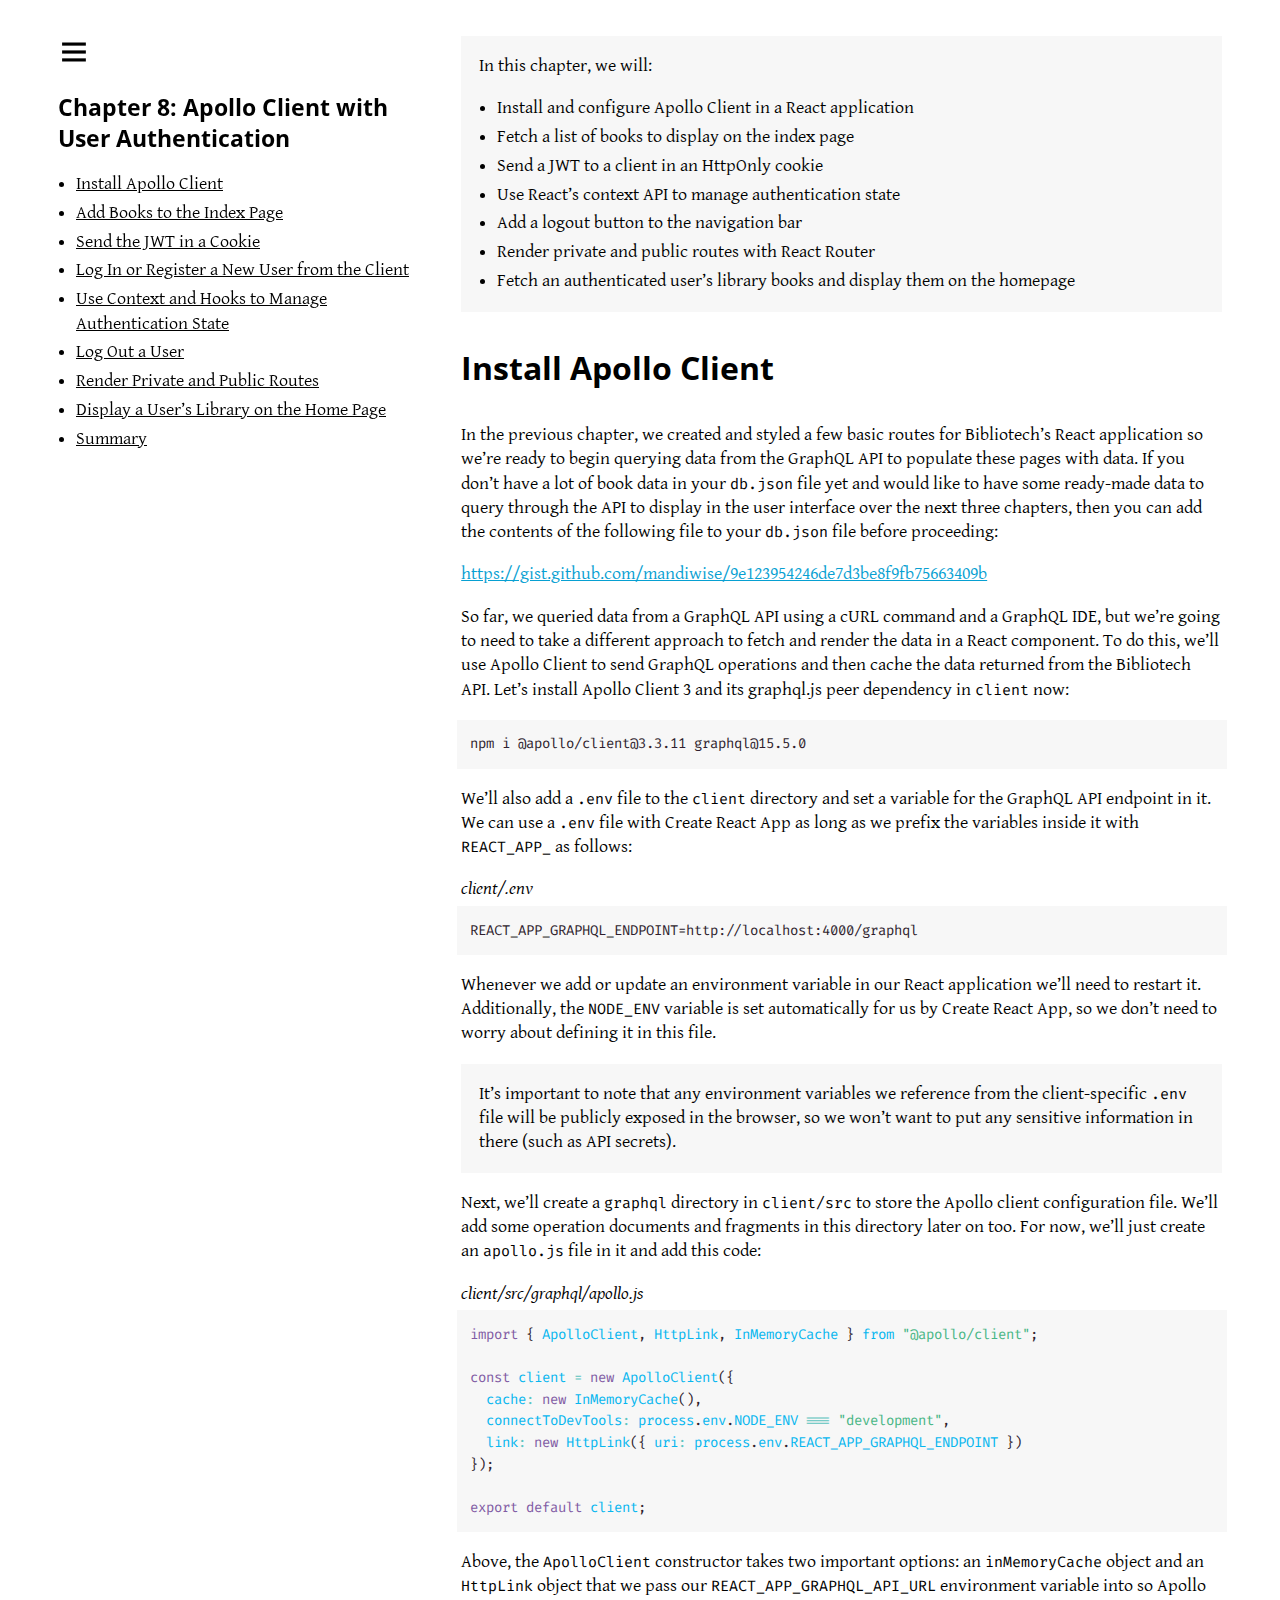
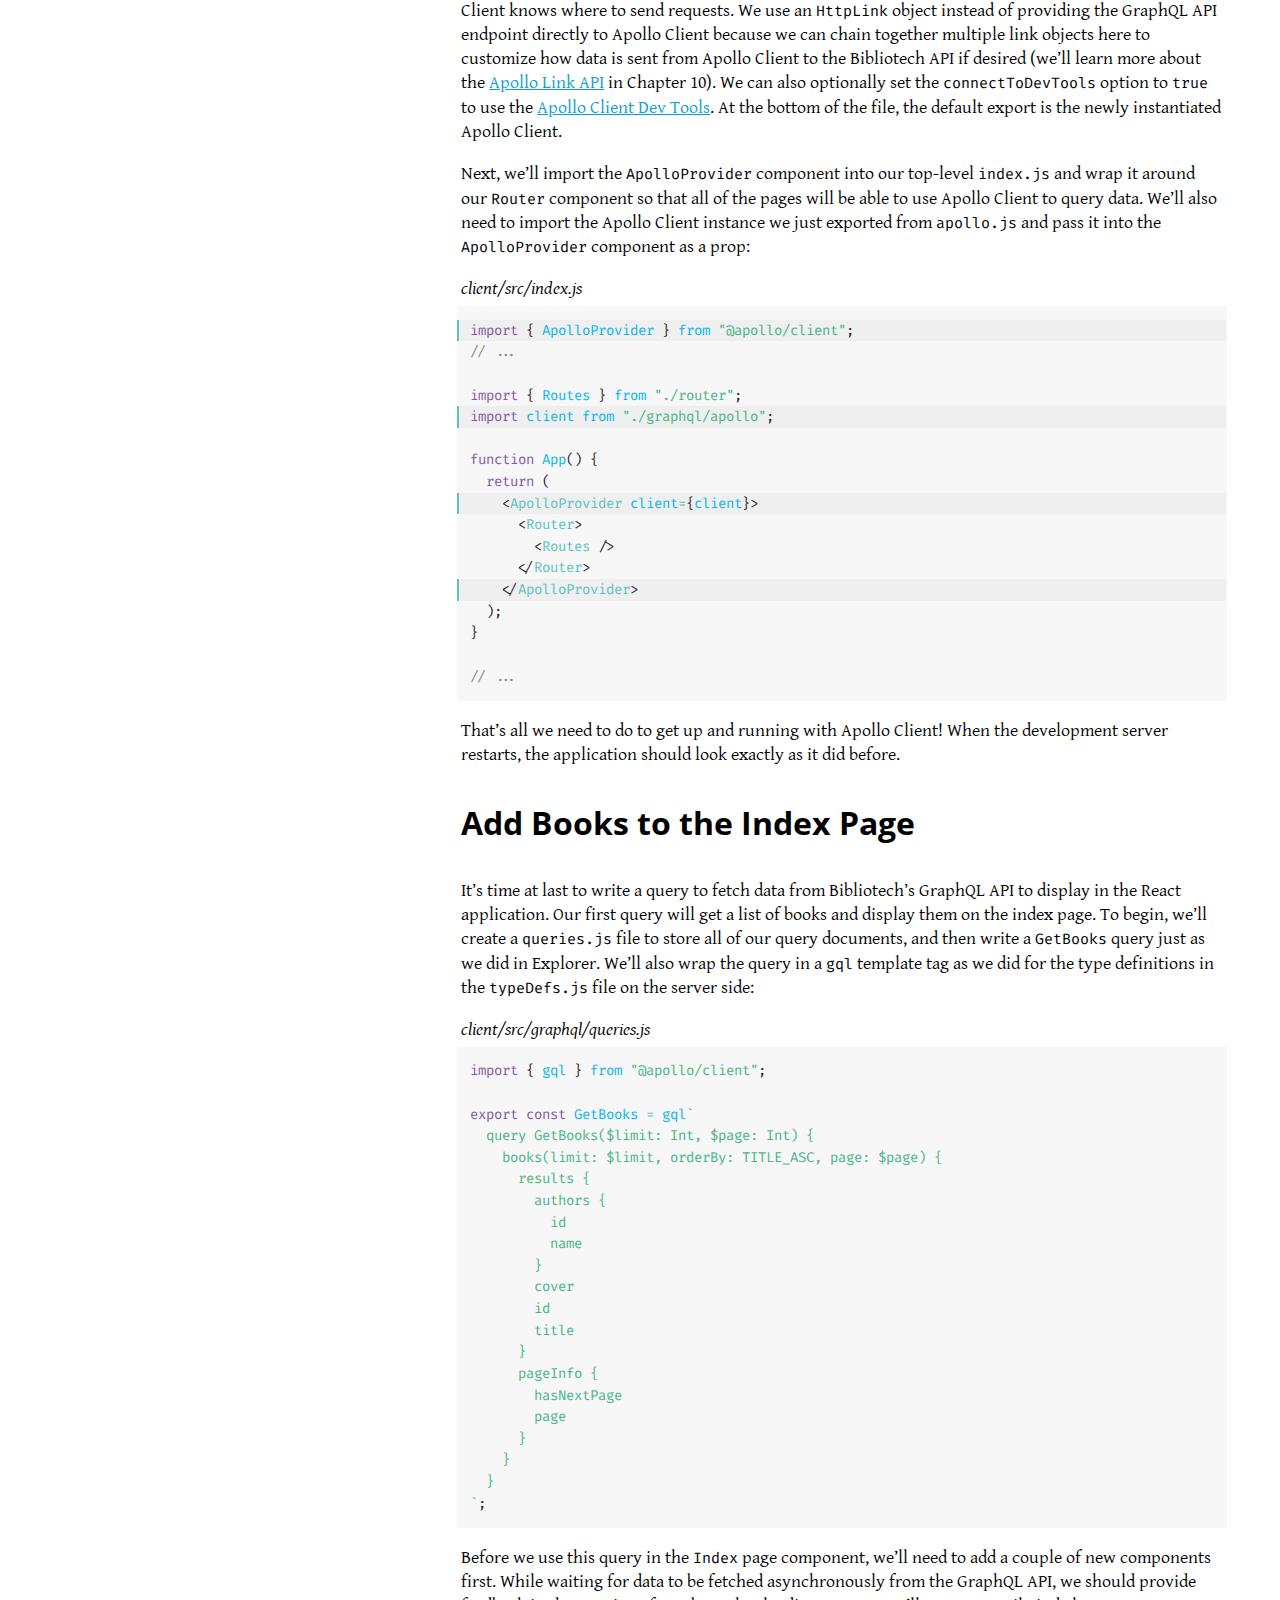
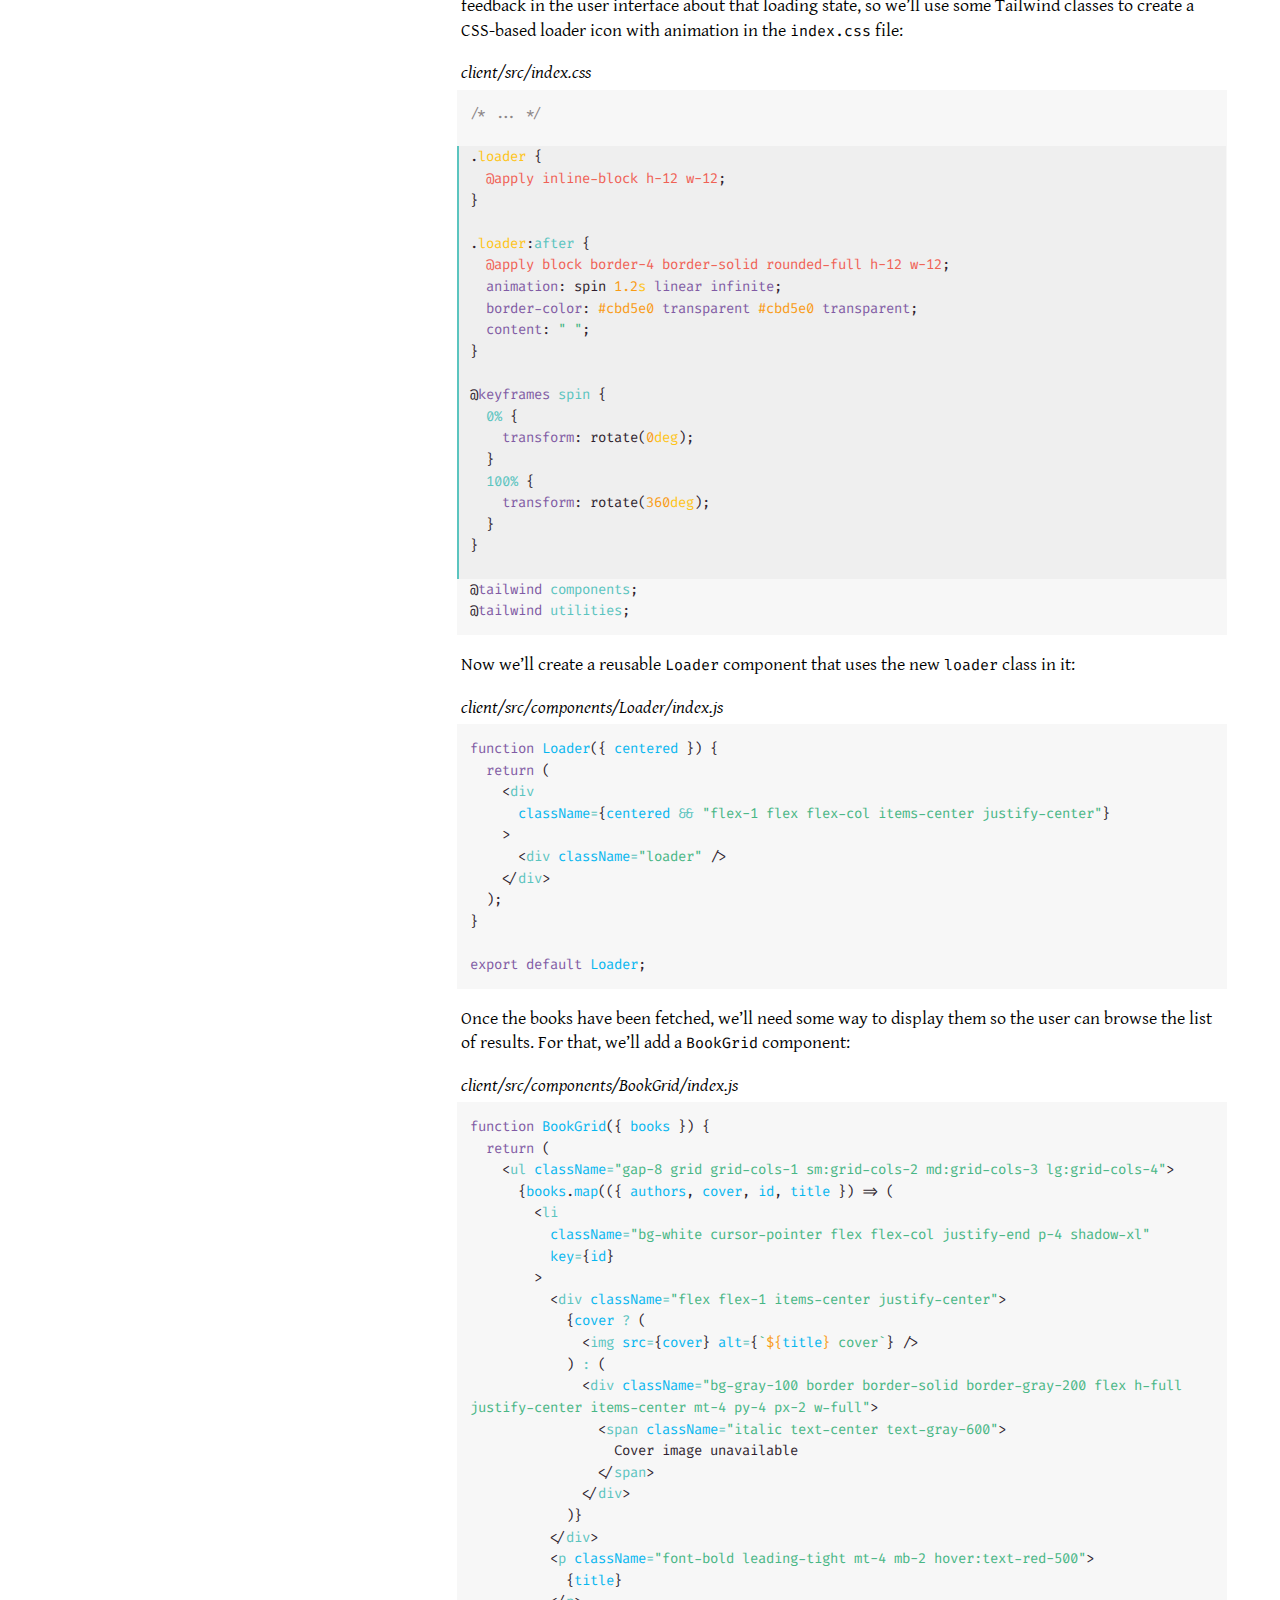
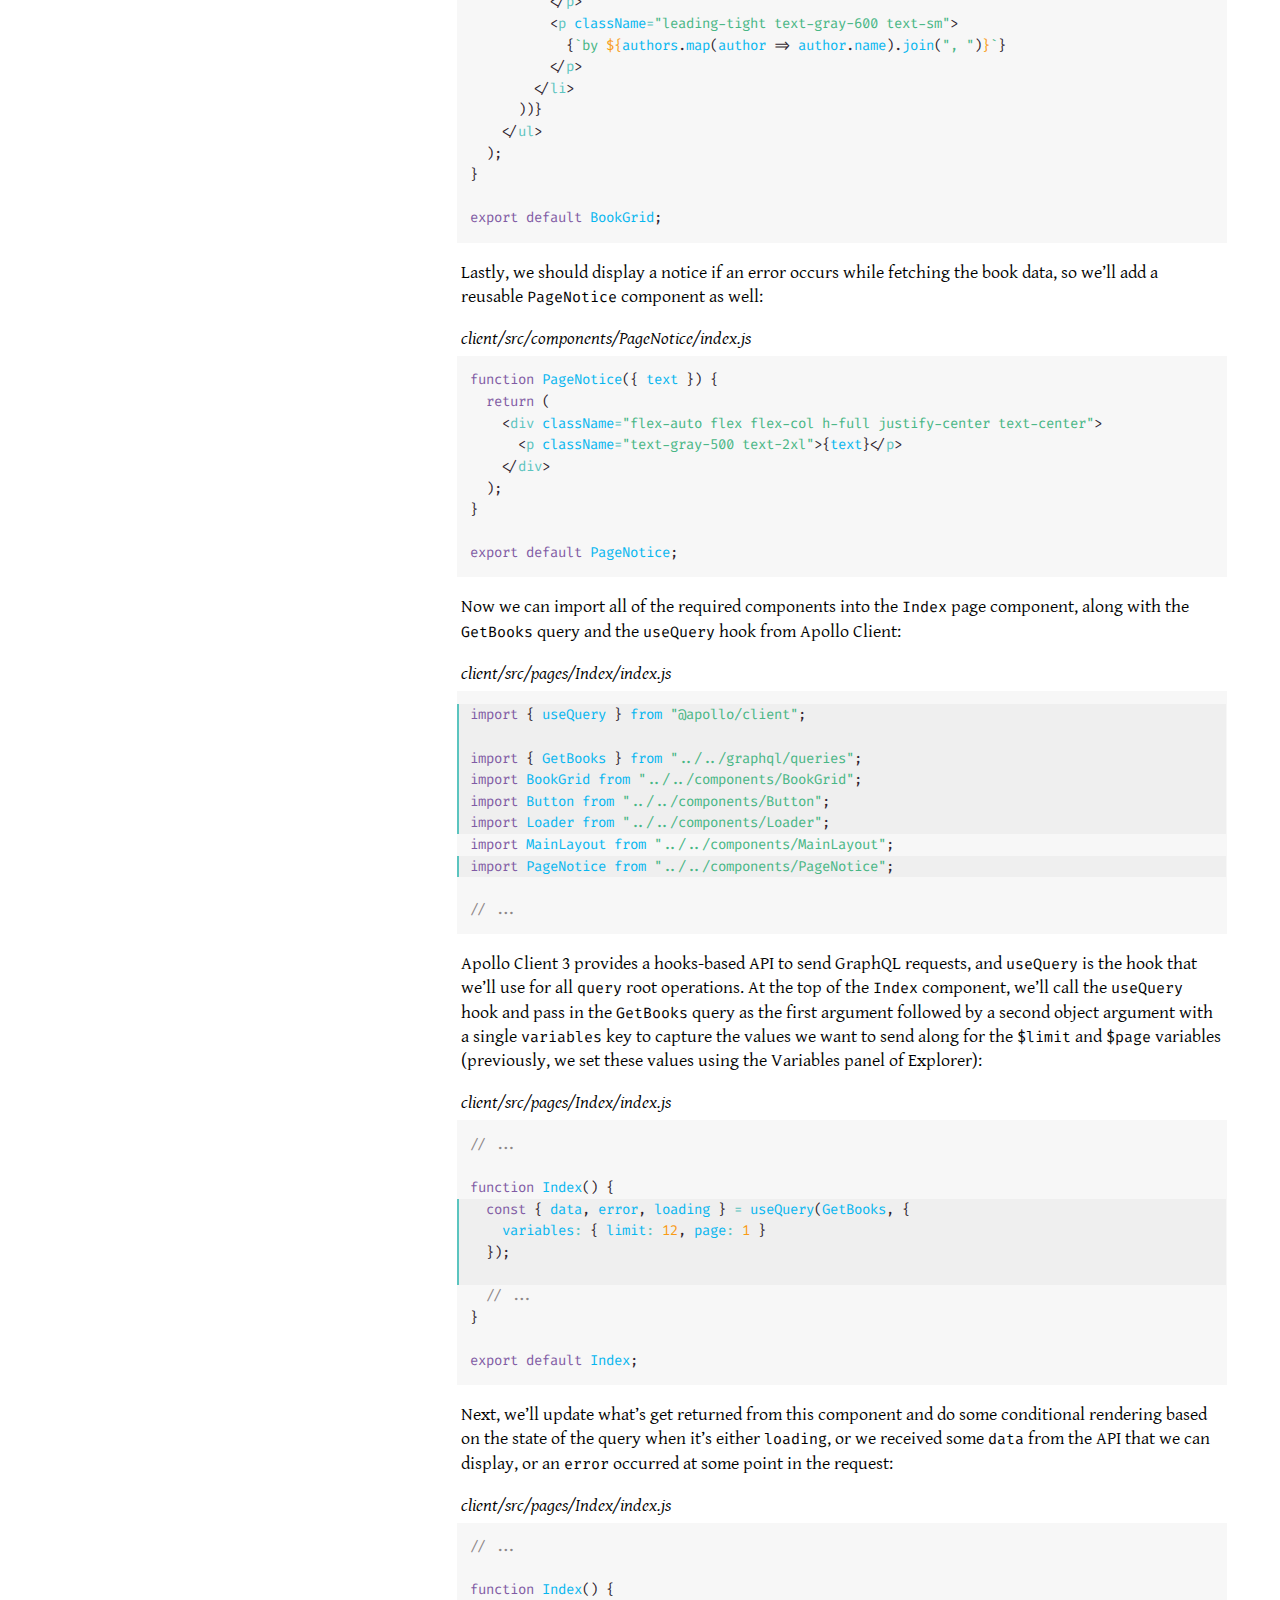
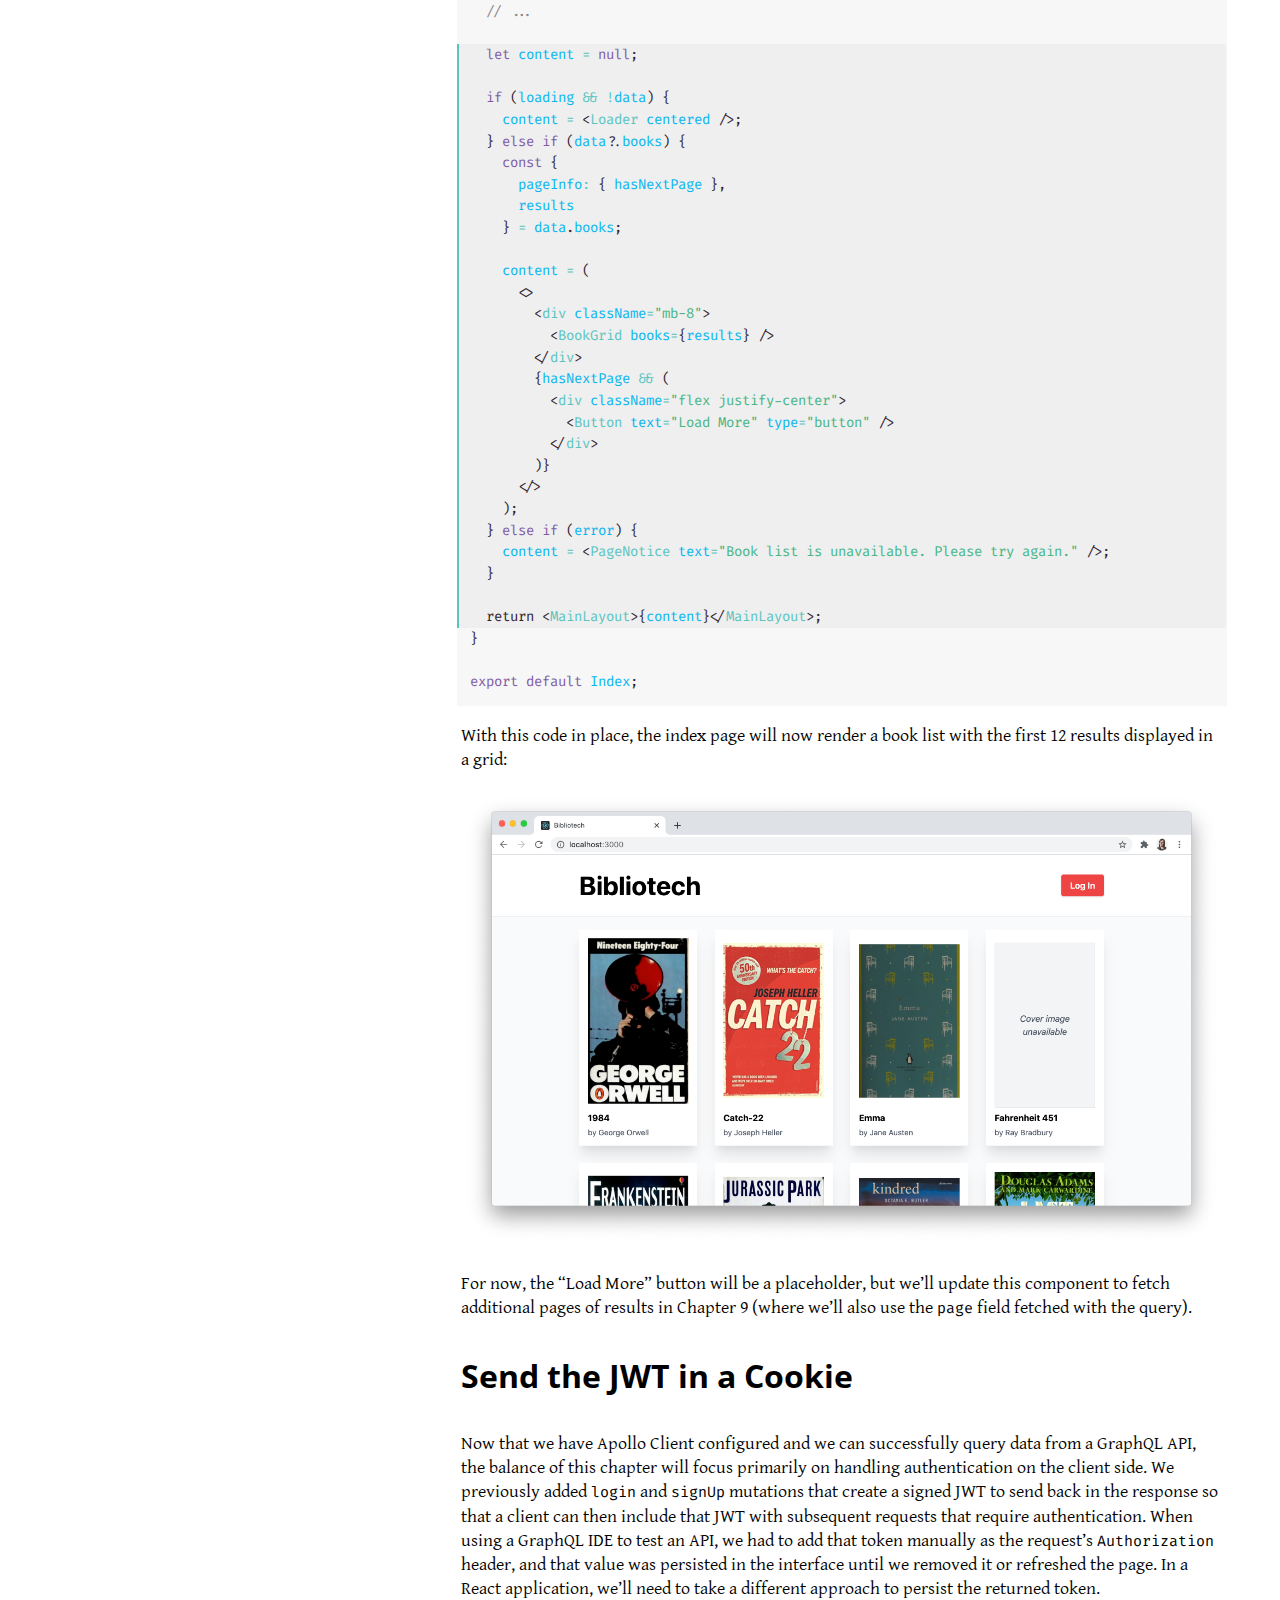
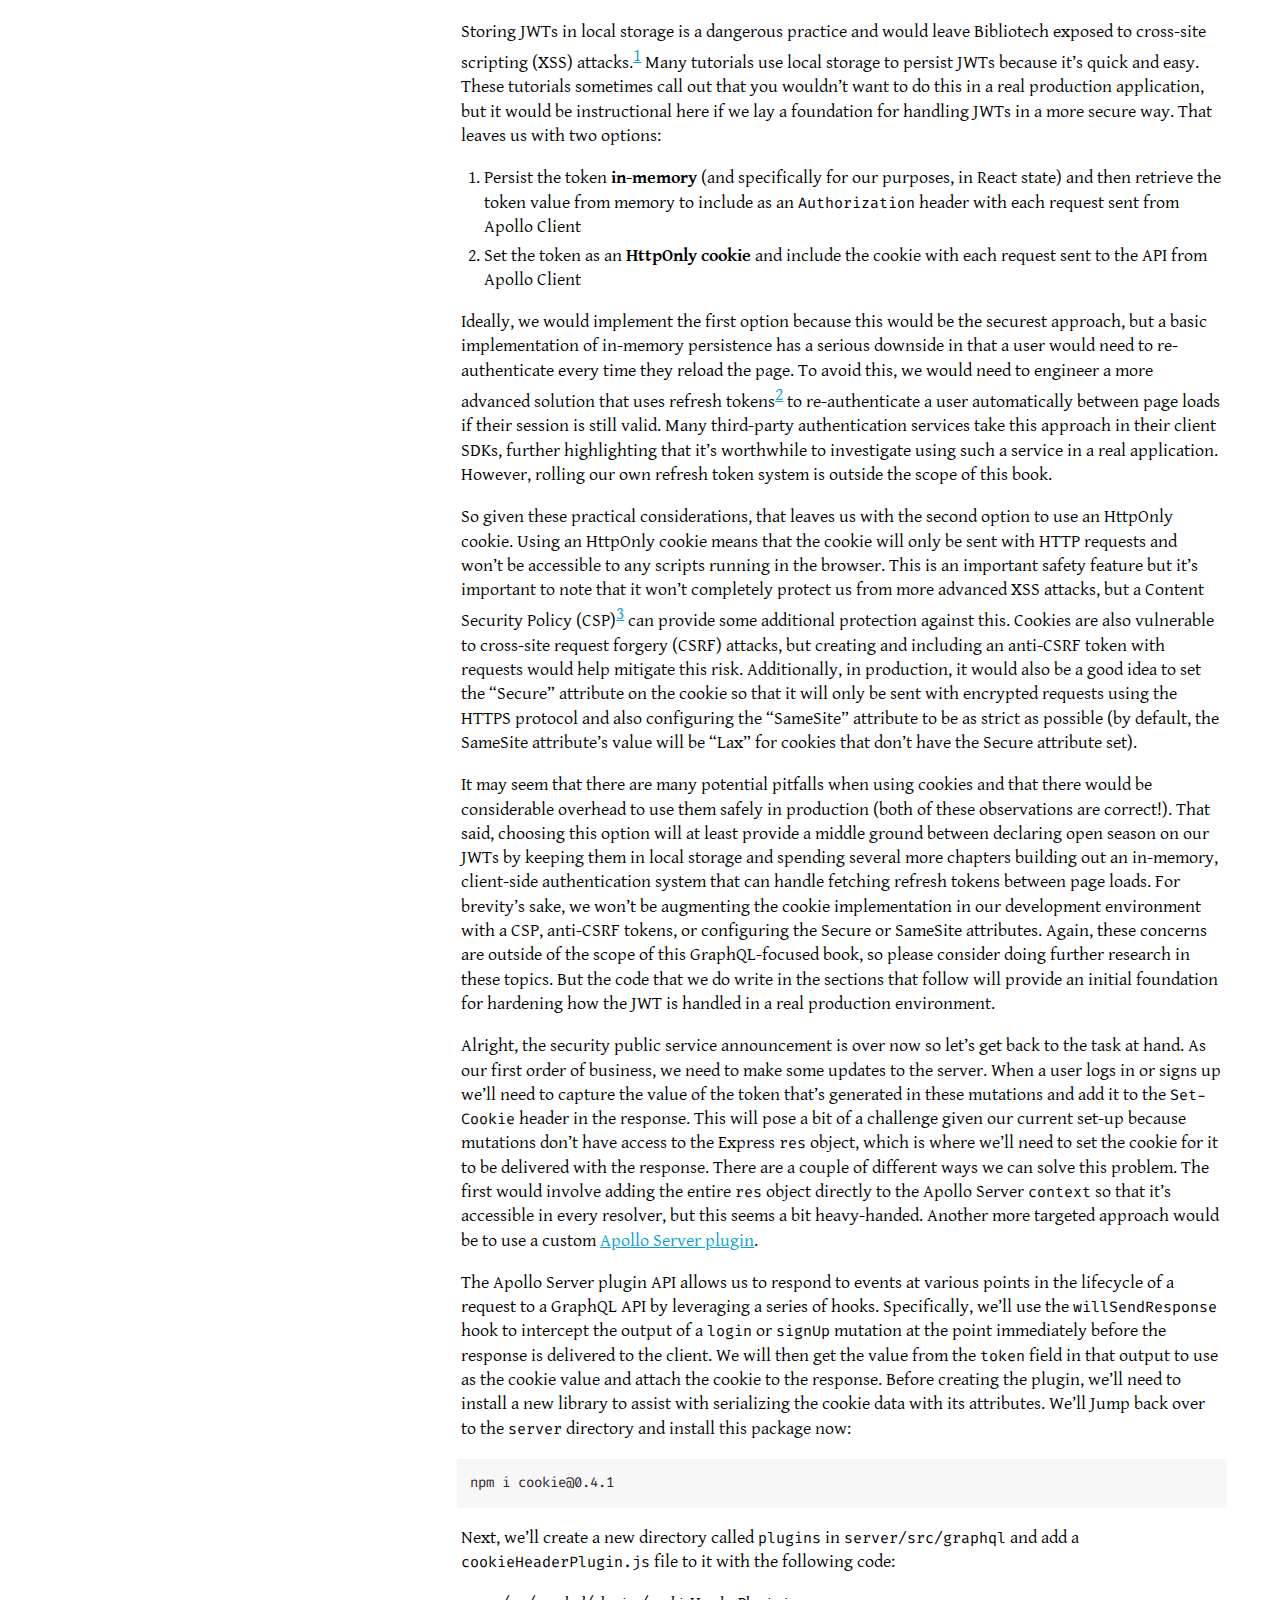
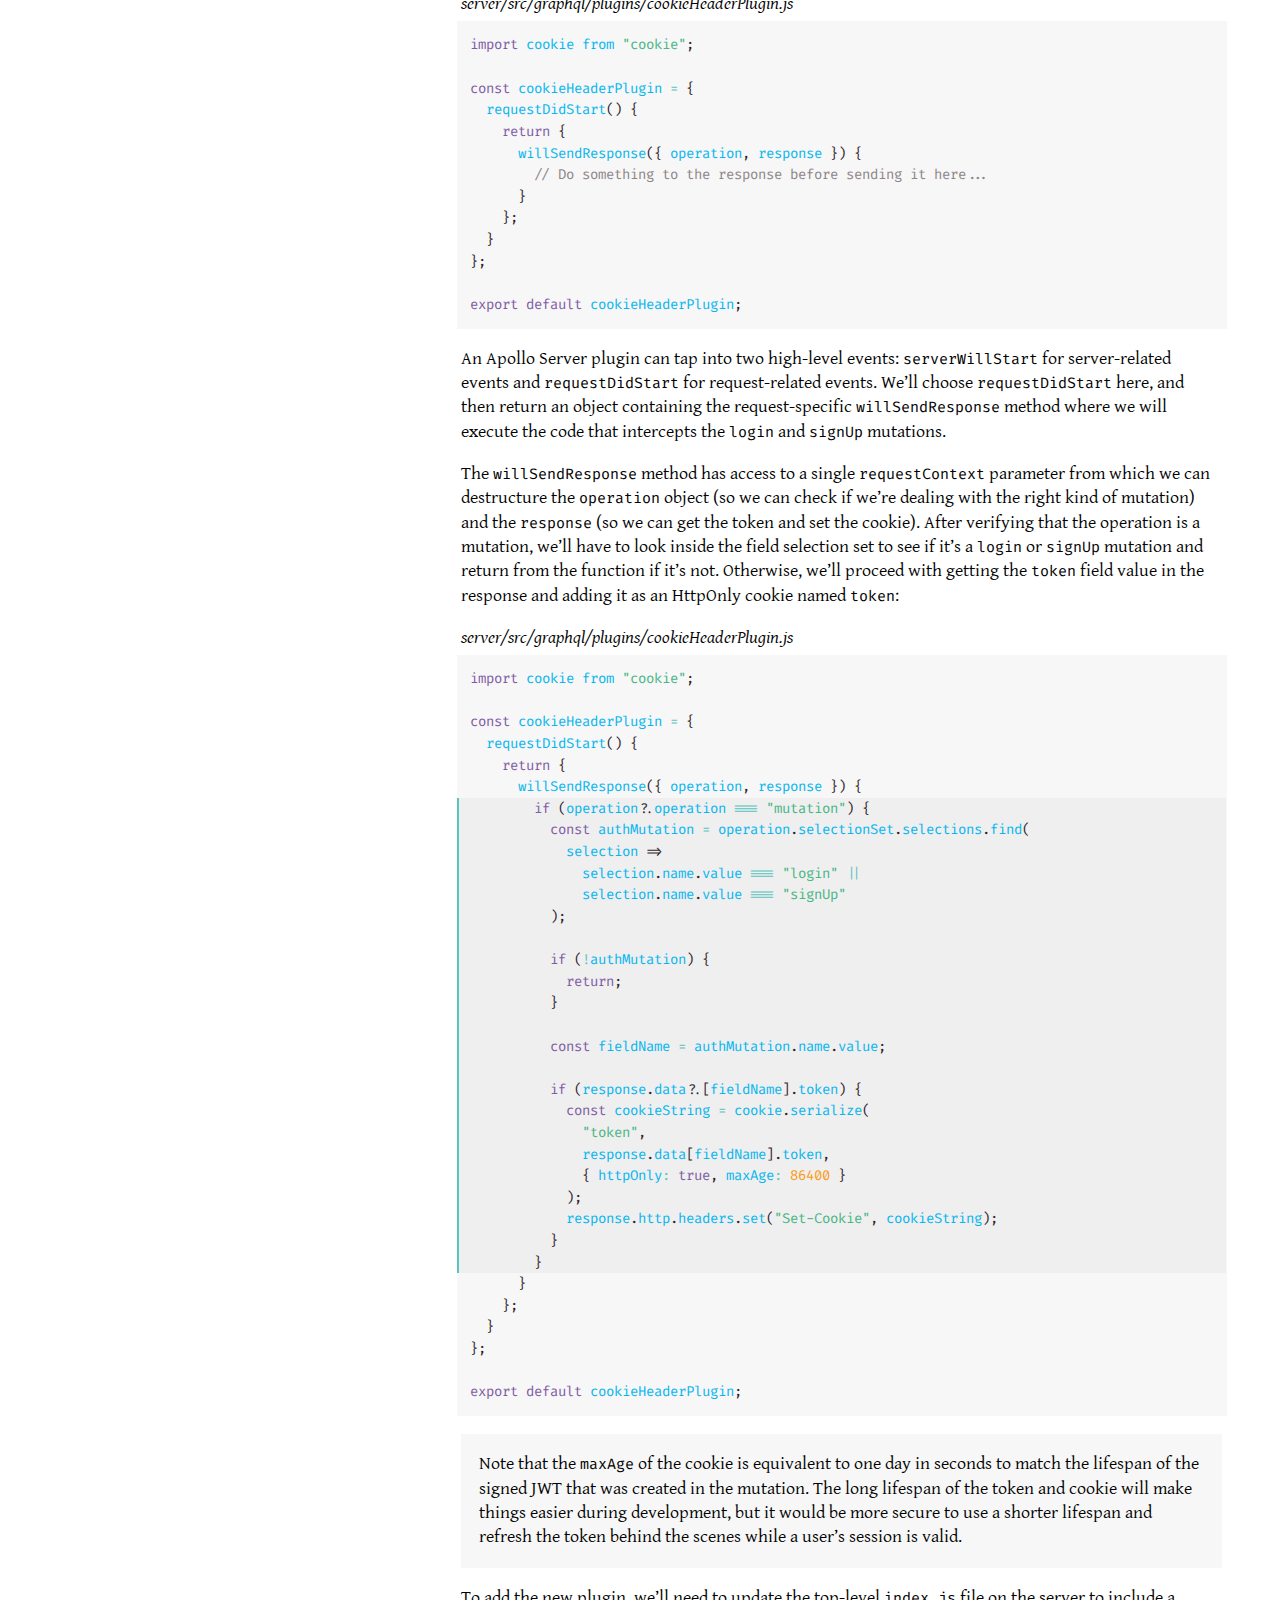
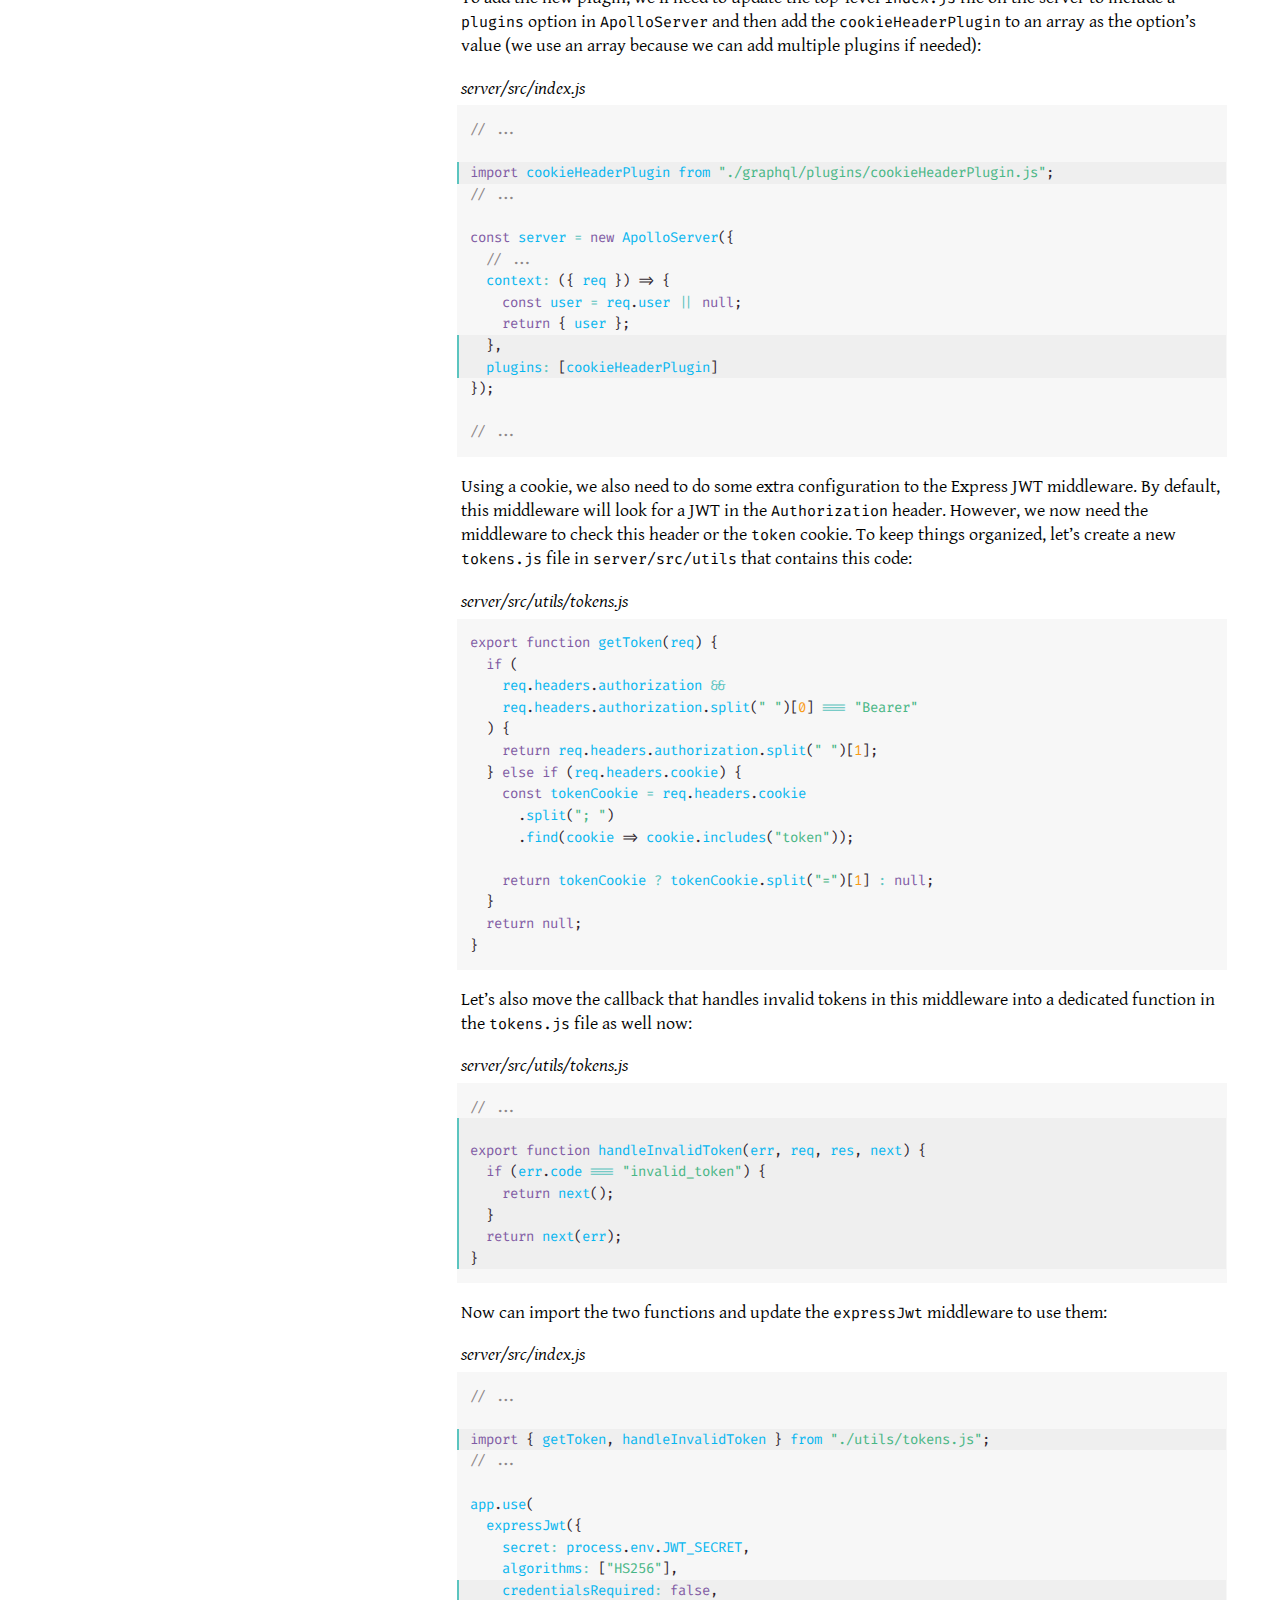
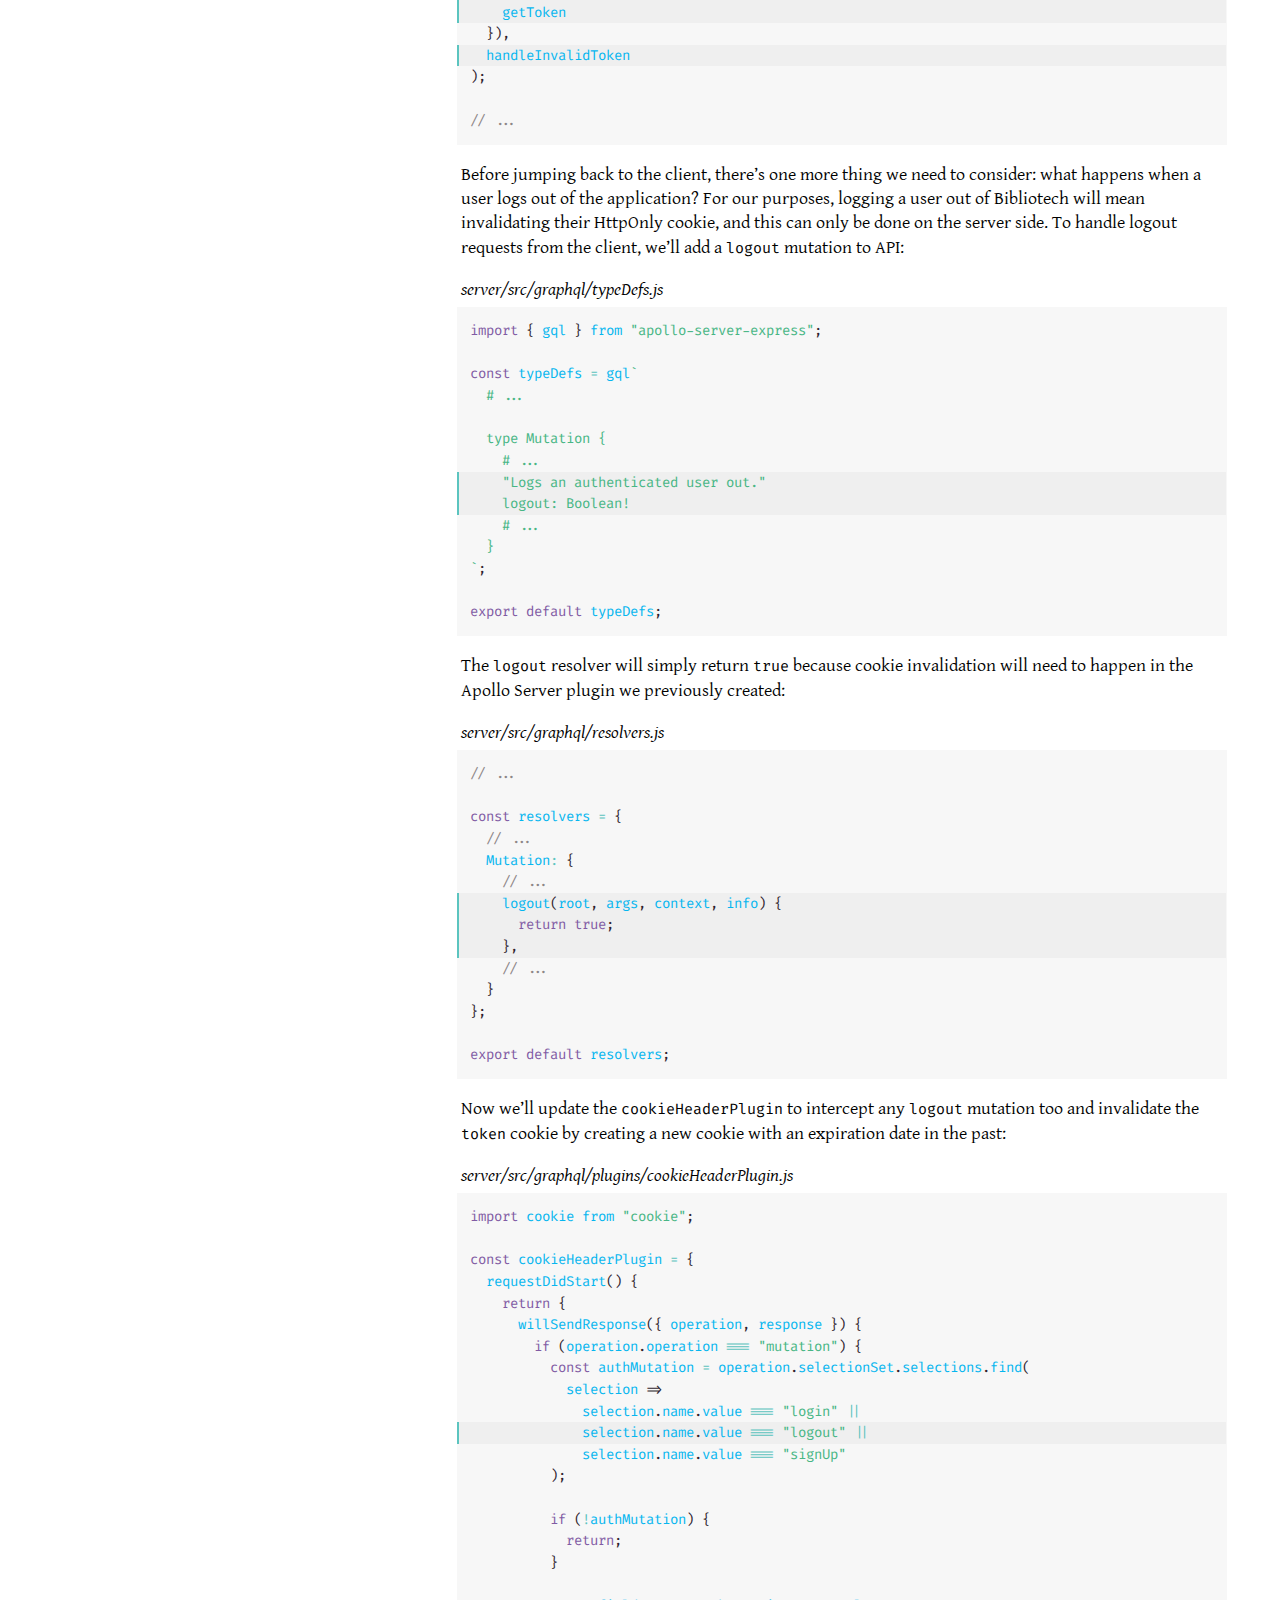
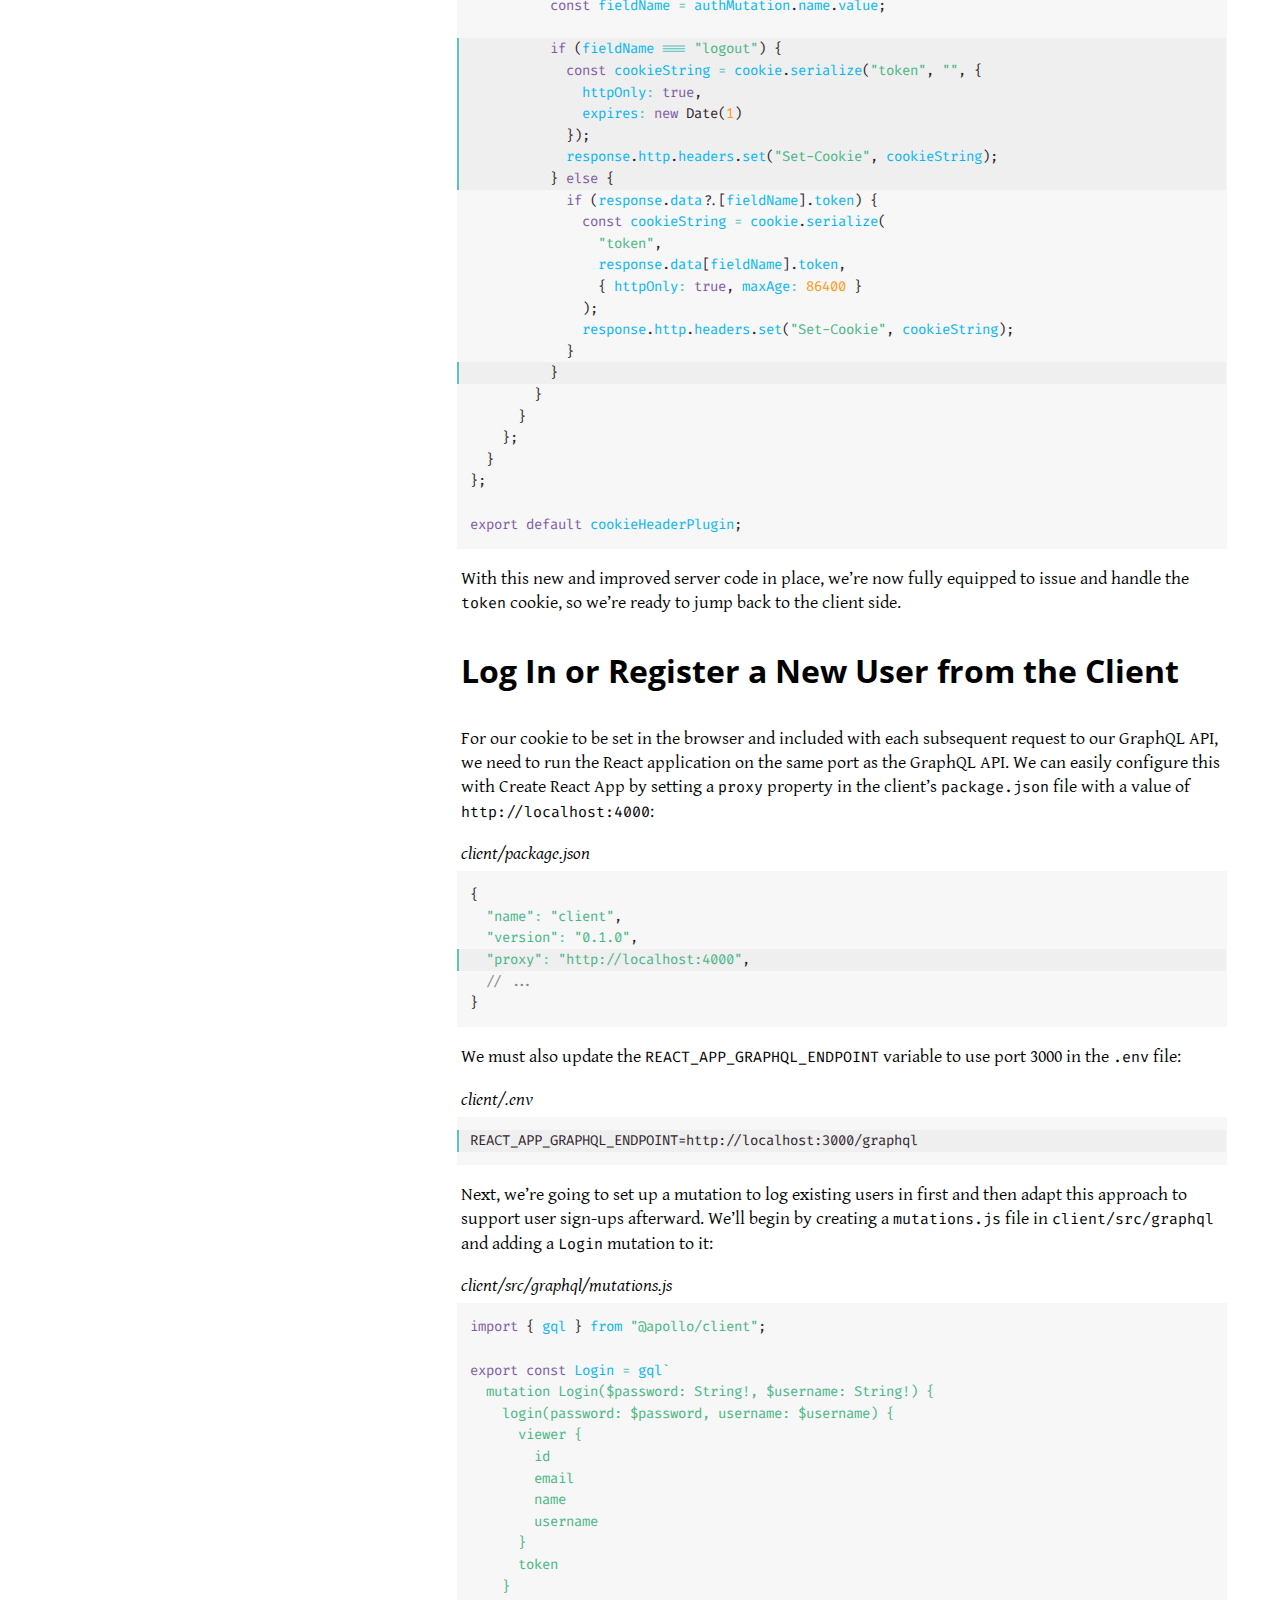
<file: get-going-with-graphql/content/chapter-08/index.html>
<!DOCTYPE html>
<html xmlns="http://www.w3.org/1999/xhtml" lang="en-US" xml:lang="en-US">
<head>
  <meta charset="utf-8" />
  <link rel="icon" href="../../images/favicon.ico" />
  <meta name="generator" content="pandoc" />
  <meta name="viewport" content="width=device-width, initial-scale=1.0, user-scalable=yes" />
  <meta name="author" content="Mandi Wise" />
  <title>Get Going with GraphQL</title>
  <style>
    code{white-space: pre-wrap;}
    span.smallcaps{font-variant: small-caps;}
    span.underline{text-decoration: underline;}
    div.column{display: inline-block; vertical-align: top; width: 50%;}
    div.hanging-indent{margin-left: 1.5em; text-indent: -1.5em;}
    ul.task-list{list-style: none;}
  </style>
  <link rel="stylesheet" href="../../css/web.min.css" />
  <!--[if lt IE 9]>
    <script src="//cdnjs.cloudflare.com/ajax/libs/html5shiv/3.7.3/html5shiv-printshiv.min.js"></script>
  <![endif]-->
</head>
<body>
<div id="masthead">
<div class="close-button-wrapper">
<button id="masthead-close" type="button"><span>Close</span></button>
</div>
<header id="title-block-header">
<h1 class="title">Get Going with GraphQL</h1>
<p class="subtitle">Learn How to Build JavaScript Applications with Apollo Server and Apollo Client</p>
<p class="author">Mandi Wise</p>
</header>
<nav class="book-nav">
<ol class="front-matter-content">
<li><a href="../preface/index.html">Preface</a></li>
</ol>
<ol class="main-matter-content">
<li><a href="../chapter-01/index.html">Up and Running with GraphQL and Apollo Server</a></li>
<li><a href="../chapter-02/index.html">More on Queries</a></li>
<li><a href="../chapter-03/index.html">Mutating Data</a></li>
<li><a href="../chapter-04/index.html">Pagination and Search Queries</a></li>
<li><a href="../chapter-05/index.html">Documentation, Custom Scalars, and Custom Directives</a></li>
<li><a href="../chapter-06/index.html">Authentication and Authorization</a></li>
<li><a href="../chapter-07/index.html">React App Set-up</a></li>
<li><a href="../chapter-08/index.html">Apollo Client with User Authentication</a></li>
<li><a href="../chapter-09/index.html">Pagination, Mutations, and the Apollo Client Cache</a></li>
<li><a href="../chapter-10/index.html">Real-time Updates with Subscriptions</a></li>
</ol>
<ol class="back-matter-content">
<li><a href="../appendix-a/index.html">Appendix A</a></li>
<li><a href="../about-the-author/index.html">About the Author</a></li>
<li><a href="../changelog/index.html">Changelog</a></li>
</ol>
<img src="../../images/8bp-logo-white.svg" class="logo" alt="8-Bit Press Inc. logo" />
</nav>
</div>
<div id="chapter">
<div class="chapter-nav">
<nav id="TOC" role="doc-toc">
<button id="masthead-open" type="button"><span>Book Navigation</span></button>
<h2 id="toc-title">Contents</h2>
<ul>
<li><a href="#apollo-client-with-user-authentication">Chapter 8: Apollo Client with User Authentication</a>
<ul>
<li><a href="#install-apollo-client">Install Apollo Client</a></li>
<li><a href="#add-books-to-the-index-page">Add Books to the Index Page</a></li>
<li><a href="#send-the-jwt-in-a-cookie">Send the JWT in a Cookie</a></li>
<li><a href="#log-in-or-register-a-new-user-from-the-client">Log In or Register a New User from the Client</a></li>
<li><a href="#use-context-and-hooks-to-manage-authentication-state">Use Context and Hooks to Manage Authentication State</a></li>
<li><a href="#log-out-a-user">Log Out a User</a></li>
<li><a href="#render-private-and-public-routes">Render Private and Public Routes</a></li>
<li><a href="#display-a-users-library-on-the-home-page">Display a User’s Library on the Home Page</a></li>
<li><a href="#summary">Summary</a></li>
</ul></li>
</ul>
</nav>
</div>
<div class="content">
<h1 id="apollo-client-with-user-authentication">Chapter 8: Apollo Client with User Authentication</h1>
<div class="boxout">
<p>In this chapter, we will:</p>
<ul>
<li>Install and configure Apollo Client in a React application</li>
<li>Fetch a list of books to display on the index page</li>
<li>Send a JWT to a client in an HttpOnly cookie</li>
<li>Use React’s context API to manage authentication state</li>
<li>Add a logout button to the navigation bar</li>
<li>Render private and public routes with React Router</li>
<li>Fetch an authenticated user’s library books and display them on the homepage</li>
</ul>
</div>
<h2 id="install-apollo-client">Install Apollo Client</h2>
<p>In the previous chapter, we created and styled a few basic routes for Bibliotech’s React application so we’re ready to begin querying data from the GraphQL API to populate these pages with data. If you don’t have a lot of book data in your <code>db.json</code> file yet and would like to have some ready-made data to query through the API to display in the user interface over the next three chapters, then you can add the contents of the following file to your <code>db.json</code> file before proceeding:</p>
<p><a href="https://gist.github.com/mandiwise/9e123954246de7d3be8f9fb75663409b">https://gist.github.com/mandiwise/9e123954246de7d3be8f9fb75663409b</a></p>
<p>So far, we queried data from a GraphQL API using a cURL command and a GraphQL IDE, but we’re going to need to take a different approach to fetch and render the data in a React component. To do this, we’ll use Apollo Client to send GraphQL operations and then cache the data returned from the Bibliotech API. Let’s install Apollo Client 3 and its graphql.js peer dependency in <code>client</code> now:</p>
<div class="highlight"><pre><span></span>npm i @apollo/client@3.3.11 graphql@15.5.0
</pre></div>

<p>We’ll also add a <code>.env</code> file to the <code>client</code> directory and set a variable for the GraphQL API endpoint in it. We can use a <code>.env</code> file with Create React App as long as we prefix the variables inside it with <code>REACT_APP_</code> as follows:</p>
<p></p>
<div class="code-context">
<p>client/.env</p>
</div>
<div class="highlight"><pre><span></span>REACT_APP_GRAPHQL_ENDPOINT=http://localhost:4000/graphql
</pre></div>

<p>Whenever we add or update an environment variable in our React application we’ll need to restart it. Additionally, the <code>NODE_ENV</code> variable is set automatically for us by Create React App, so we don’t need to worry about defining it in this file.</p>
<div class="boxout">
<p>It’s important to note that any environment variables we reference from the client-specific <code>.env</code> file will be publicly exposed in the browser, so we won’t want to put any sensitive information in there (such as API secrets).</p>
</div>
<p>Next, we’ll create a <code>graphql</code> directory in <code>client/src</code> to store the Apollo client configuration file. We’ll add some operation documents and fragments in this directory later on too. For now, we’ll just create an <code>apollo.js</code> file in it and add this code:</p>
<p></p>
<div class="code-context">
<p>client/src/graphql/apollo.js</p>
</div>
<div class="highlight"><pre><span></span><span class="kr">import</span> <span class="p">{</span> <span class="nx">ApolloClient</span><span class="p">,</span> <span class="nx">HttpLink</span><span class="p">,</span> <span class="nx">InMemoryCache</span> <span class="p">}</span> <span class="nx">from</span> <span class="s2">&quot;@apollo/client&quot;</span><span class="p">;</span>

<span class="kr">const</span> <span class="nx">client</span> <span class="o">=</span> <span class="k">new</span> <span class="nx">ApolloClient</span><span class="p">({</span>
  <span class="nx">cache</span><span class="o">:</span> <span class="k">new</span> <span class="nx">InMemoryCache</span><span class="p">(),</span>
  <span class="nx">connectToDevTools</span><span class="o">:</span> <span class="nx">process</span><span class="p">.</span><span class="nx">env</span><span class="p">.</span><span class="nx">NODE_ENV</span> <span class="o">===</span> <span class="s2">&quot;development&quot;</span><span class="p">,</span>
  <span class="nx">link</span><span class="o">:</span> <span class="k">new</span> <span class="nx">HttpLink</span><span class="p">({</span> <span class="nx">uri</span><span class="o">:</span> <span class="nx">process</span><span class="p">.</span><span class="nx">env</span><span class="p">.</span><span class="nx">REACT_APP_GRAPHQL_ENDPOINT</span> <span class="p">})</span>
<span class="p">});</span>

<span class="kr">export</span> <span class="k">default</span> <span class="nx">client</span><span class="p">;</span>
</pre></div>

<p>Above, the <code>ApolloClient</code> constructor takes two important options: an <code>inMemoryCache</code> object and an <code>HttpLink</code> object that we pass our <code>REACT_APP_GRAPHQL_API_URL</code> environment variable into so Apollo Client knows where to send requests. We use an <code>HttpLink</code> object instead of providing the GraphQL API endpoint directly to Apollo Client because we can chain together multiple link objects here to customize how data is sent from Apollo Client to the Bibliotech API if desired (we’ll learn more about the <a href="https://www.apollographql.com/docs/react/api/link/introduction/">Apollo Link API</a> in Chapter 10). We can also optionally set the <code>connectToDevTools</code> option to <code>true</code> to use the <a href="https://www.apollographql.com/docs/react/development-testing/developer-tooling/#apollo-client-devtools">Apollo Client Dev Tools</a>. At the bottom of the file, the default export is the newly instantiated Apollo Client.</p>
<p>Next, we’ll import the <code>ApolloProvider</code> component into our top-level <code>index.js</code> and wrap it around our <code>Router</code> component so that all of the pages will be able to use Apollo Client to query data. We’ll also need to import the Apollo Client instance we just exported from <code>apollo.js</code> and pass it into the <code>ApolloProvider</code> component as a prop:</p>
<p></p>
<div class="code-context">
<p>client/src/index.js</p>
</div>
<div class="highlight"><pre><span></span><span class="hll"><span class="kr">import</span> <span class="p">{</span> <span class="nx">ApolloProvider</span> <span class="p">}</span> <span class="nx">from</span> <span class="s2">&quot;@apollo/client&quot;</span><span class="p">;</span>
</span><span class="c1">// ...</span>

<span class="kr">import</span> <span class="p">{</span> <span class="nx">Routes</span> <span class="p">}</span> <span class="nx">from</span> <span class="s2">&quot;./router&quot;</span><span class="p">;</span>
<span class="hll"><span class="kr">import</span> <span class="nx">client</span> <span class="nx">from</span> <span class="s2">&quot;./graphql/apollo&quot;</span><span class="p">;</span>
</span>
<span class="kd">function</span> <span class="nx">App</span><span class="p">()</span> <span class="p">{</span>
  <span class="k">return</span> <span class="p">(</span>
<span class="hll">    <span class="p">&lt;</span><span class="nt">ApolloProvider</span> <span class="na">client</span><span class="o">=</span><span class="p">{</span><span class="nx">client</span><span class="p">}&gt;</span>
</span>      <span class="p">&lt;</span><span class="nt">Router</span><span class="p">&gt;</span>
        <span class="p">&lt;</span><span class="nt">Routes</span> <span class="p">/&gt;</span>
      <span class="p">&lt;/</span><span class="nt">Router</span><span class="p">&gt;</span>
<span class="hll">    <span class="p">&lt;/</span><span class="nt">ApolloProvider</span><span class="p">&gt;</span>
</span>  <span class="p">);</span>
<span class="p">}</span>

<span class="c1">// ...</span>
</pre></div>

<p>That’s all we need to do to get up and running with Apollo Client! When the development server restarts, the application should look exactly as it did before.</p>
<h2 id="add-books-to-the-index-page">Add Books to the Index Page</h2>
<p>It’s time at last to write a query to fetch data from Bibliotech’s GraphQL API to display in the React application. Our first query will get a list of books and display them on the index page. To begin, we’ll create a <code>queries.js</code> file to store all of our query documents, and then write a <code>GetBooks</code> query just as we did in Explorer. We’ll also wrap the query in a <code>gql</code> template tag as we did for the type definitions in the <code>typeDefs.js</code> file on the server side:</p>
<p></p>
<div class="code-context">
<p>client/src/graphql/queries.js</p>
</div>
<div class="highlight"><pre><span></span><span class="kr">import</span> <span class="p">{</span> <span class="nx">gql</span> <span class="p">}</span> <span class="nx">from</span> <span class="s2">&quot;@apollo/client&quot;</span><span class="p">;</span>

<span class="kr">export</span> <span class="kr">const</span> <span class="nx">GetBooks</span> <span class="o">=</span> <span class="nx">gql</span><span class="sb">`</span>
<span class="sb">  query GetBooks($limit: Int, $page: Int) {</span>
<span class="sb">    books(limit: $limit, orderBy: TITLE_ASC, page: $page) {</span>
<span class="sb">      results {</span>
<span class="sb">        authors {</span>
<span class="sb">          id</span>
<span class="sb">          name</span>
<span class="sb">        }</span>
<span class="sb">        cover</span>
<span class="sb">        id</span>
<span class="sb">        title</span>
<span class="sb">      }</span>
<span class="sb">      pageInfo {</span>
<span class="sb">        hasNextPage</span>
<span class="sb">        page</span>
<span class="sb">      }</span>
<span class="sb">    }</span>
<span class="sb">  }</span>
<span class="sb">`</span><span class="p">;</span>
</pre></div>

<p>Before we use this query in the <code>Index</code> page component, we’ll need to add a couple of new components first. While waiting for data to be fetched asynchronously from the GraphQL API, we should provide feedback in the user interface about that loading state, so we’ll use some Tailwind classes to create a CSS-based loader icon with animation in the <code>index.css</code> file:</p>
<p></p>
<div class="code-context">
<p>client/src/index.css</p>
</div>
<div class="highlight"><pre><span></span><span class="c">/* ... */</span>

<span class="hll"><span class="p">.</span><span class="nc">loader</span> <span class="p">{</span>
</span><span class="hll">  <span class="err">@apply</span> <span class="err">inline-block</span> <span class="err">h-12</span> <span class="err">w-12</span><span class="p">;</span>
</span><span class="hll"><span class="p">}</span>
</span><span class="hll">
</span><span class="hll"><span class="p">.</span><span class="nc">loader</span><span class="p">:</span><span class="nd">after</span> <span class="p">{</span>
</span><span class="hll">  <span class="err">@apply</span> <span class="err">block</span> <span class="err">border-4</span> <span class="err">border-solid</span> <span class="err">rounded-full</span> <span class="err">h-12</span> <span class="err">w-12</span><span class="p">;</span>
</span><span class="hll">  <span class="k">animation</span><span class="p">:</span> <span class="n">spin</span> <span class="mf">1.2</span><span class="kt">s</span> <span class="kc">linear</span> <span class="kc">infinite</span><span class="p">;</span>
</span><span class="hll">  <span class="k">border-color</span><span class="p">:</span> <span class="mh">#cbd5e0</span> <span class="kc">transparent</span> <span class="mh">#cbd5e0</span> <span class="kc">transparent</span><span class="p">;</span>
</span><span class="hll">  <span class="k">content</span><span class="p">:</span> <span class="s2">&quot; &quot;</span><span class="p">;</span>
</span><span class="hll"><span class="p">}</span>
</span><span class="hll">
</span><span class="hll"><span class="p">@</span><span class="k">keyframes</span> <span class="nt">spin</span> <span class="p">{</span>
</span><span class="hll">  <span class="nt">0</span><span class="o">%</span> <span class="p">{</span>
</span><span class="hll">    <span class="k">transform</span><span class="p">:</span> <span class="nb">rotate</span><span class="p">(</span><span class="mi">0</span><span class="kt">deg</span><span class="p">);</span>
</span><span class="hll">  <span class="p">}</span>
</span><span class="hll">  <span class="nt">100</span><span class="o">%</span> <span class="p">{</span>
</span><span class="hll">    <span class="k">transform</span><span class="p">:</span> <span class="nb">rotate</span><span class="p">(</span><span class="mi">360</span><span class="kt">deg</span><span class="p">);</span>
</span><span class="hll">  <span class="p">}</span>
</span><span class="hll"><span class="p">}</span>
</span><span class="hll">
</span><span class="p">@</span><span class="k">tailwind</span> <span class="nt">components</span><span class="p">;</span>
<span class="p">@</span><span class="k">tailwind</span> <span class="nt">utilities</span><span class="p">;</span>
</pre></div>

<p>Now we’ll create a reusable <code>Loader</code> component that uses the new <code>loader</code> class in it:</p>
<p></p>
<div class="code-context">
<p>client/src/components/Loader/index.js</p>
</div>
<div class="highlight"><pre><span></span><span class="kd">function</span> <span class="nx">Loader</span><span class="p">({</span> <span class="nx">centered</span> <span class="p">})</span> <span class="p">{</span>
  <span class="k">return</span> <span class="p">(</span>
    <span class="p">&lt;</span><span class="nt">div</span>
      <span class="na">className</span><span class="o">=</span><span class="p">{</span><span class="nx">centered</span> <span class="o">&amp;&amp;</span> <span class="s2">&quot;flex-1 flex flex-col items-center justify-center&quot;</span><span class="p">}</span>
    <span class="p">&gt;</span>
      <span class="p">&lt;</span><span class="nt">div</span> <span class="na">className</span><span class="o">=</span><span class="s">&quot;loader&quot;</span> <span class="p">/&gt;</span>
    <span class="p">&lt;/</span><span class="nt">div</span><span class="p">&gt;</span>
  <span class="p">);</span>
<span class="p">}</span>

<span class="kr">export</span> <span class="k">default</span> <span class="nx">Loader</span><span class="p">;</span>
</pre></div>

<p>Once the books have been fetched, we’ll need some way to display them so the user can browse the list of results. For that, we’ll add a <code>BookGrid</code> component:</p>
<p></p>
<div class="code-context">
<p>client/src/components/BookGrid/index.js</p>
</div>
<div class="highlight"><pre><span></span><span class="kd">function</span> <span class="nx">BookGrid</span><span class="p">({</span> <span class="nx">books</span> <span class="p">})</span> <span class="p">{</span>
  <span class="k">return</span> <span class="p">(</span>
    <span class="p">&lt;</span><span class="nt">ul</span> <span class="na">className</span><span class="o">=</span><span class="s">&quot;gap-8 grid grid-cols-1 sm:grid-cols-2 md:grid-cols-3 lg:grid-cols-4&quot;</span><span class="p">&gt;</span>
      <span class="p">{</span><span class="nx">books</span><span class="p">.</span><span class="nx">map</span><span class="p">(({</span> <span class="nx">authors</span><span class="p">,</span> <span class="nx">cover</span><span class="p">,</span> <span class="nx">id</span><span class="p">,</span> <span class="nx">title</span> <span class="p">})</span> <span class="p">=&gt;</span> <span class="p">(</span>
        <span class="p">&lt;</span><span class="nt">li</span>
          <span class="na">className</span><span class="o">=</span><span class="s">&quot;bg-white cursor-pointer flex flex-col justify-end p-4 shadow-xl&quot;</span>
          <span class="na">key</span><span class="o">=</span><span class="p">{</span><span class="nx">id</span><span class="p">}</span>
        <span class="p">&gt;</span>
          <span class="p">&lt;</span><span class="nt">div</span> <span class="na">className</span><span class="o">=</span><span class="s">&quot;flex flex-1 items-center justify-center&quot;</span><span class="p">&gt;</span>
            <span class="p">{</span><span class="nx">cover</span> <span class="o">?</span> <span class="p">(</span>
              <span class="p">&lt;</span><span class="nt">img</span> <span class="na">src</span><span class="o">=</span><span class="p">{</span><span class="nx">cover</span><span class="p">}</span> <span class="na">alt</span><span class="o">=</span><span class="p">{</span><span class="sb">`</span><span class="si">${</span><span class="nx">title</span><span class="si">}</span><span class="sb"> cover`</span><span class="p">}</span> <span class="p">/&gt;</span>
            <span class="p">)</span> <span class="o">:</span> <span class="p">(</span>
              <span class="p">&lt;</span><span class="nt">div</span> <span class="na">className</span><span class="o">=</span><span class="s">&quot;bg-gray-100 border border-solid border-gray-200 flex h-full justify-center items-center mt-4 py-4 px-2 w-full&quot;</span><span class="p">&gt;</span>
                <span class="p">&lt;</span><span class="nt">span</span> <span class="na">className</span><span class="o">=</span><span class="s">&quot;italic text-center text-gray-600&quot;</span><span class="p">&gt;</span>
                  Cover image unavailable
                <span class="p">&lt;/</span><span class="nt">span</span><span class="p">&gt;</span>
              <span class="p">&lt;/</span><span class="nt">div</span><span class="p">&gt;</span>
            <span class="p">)}</span>
          <span class="p">&lt;/</span><span class="nt">div</span><span class="p">&gt;</span>
          <span class="p">&lt;</span><span class="nt">p</span> <span class="na">className</span><span class="o">=</span><span class="s">&quot;font-bold leading-tight mt-4 mb-2 hover:text-red-500&quot;</span><span class="p">&gt;</span>
            <span class="p">{</span><span class="nx">title</span><span class="p">}</span>
          <span class="p">&lt;/</span><span class="nt">p</span><span class="p">&gt;</span>
          <span class="p">&lt;</span><span class="nt">p</span> <span class="na">className</span><span class="o">=</span><span class="s">&quot;leading-tight text-gray-600 text-sm&quot;</span><span class="p">&gt;</span>
            <span class="p">{</span><span class="sb">`by </span><span class="si">${</span><span class="nx">authors</span><span class="p">.</span><span class="nx">map</span><span class="p">(</span><span class="nx">author</span> <span class="p">=&gt;</span> <span class="nx">author</span><span class="p">.</span><span class="nx">name</span><span class="p">).</span><span class="nx">join</span><span class="p">(</span><span class="s2">&quot;, &quot;</span><span class="p">)</span><span class="si">}</span><span class="sb">`</span><span class="p">}</span>
          <span class="p">&lt;/</span><span class="nt">p</span><span class="p">&gt;</span>
        <span class="p">&lt;/</span><span class="nt">li</span><span class="p">&gt;</span>
      <span class="p">))}</span>
    <span class="p">&lt;/</span><span class="nt">ul</span><span class="p">&gt;</span>
  <span class="p">);</span>
<span class="p">}</span>

<span class="kr">export</span> <span class="k">default</span> <span class="nx">BookGrid</span><span class="p">;</span>
</pre></div>

<p>Lastly, we should display a notice if an error occurs while fetching the book data, so we’ll add a reusable <code>PageNotice</code> component as well:</p>
<p></p>
<div class="code-context">
<p>client/src/components/PageNotice/index.js</p>
</div>
<div class="highlight"><pre><span></span><span class="kd">function</span> <span class="nx">PageNotice</span><span class="p">({</span> <span class="nx">text</span> <span class="p">})</span> <span class="p">{</span>
  <span class="k">return</span> <span class="p">(</span>
    <span class="p">&lt;</span><span class="nt">div</span> <span class="na">className</span><span class="o">=</span><span class="s">&quot;flex-auto flex flex-col h-full justify-center text-center&quot;</span><span class="p">&gt;</span>
      <span class="p">&lt;</span><span class="nt">p</span> <span class="na">className</span><span class="o">=</span><span class="s">&quot;text-gray-500 text-2xl&quot;</span><span class="p">&gt;{</span><span class="nx">text</span><span class="p">}&lt;/</span><span class="nt">p</span><span class="p">&gt;</span>
    <span class="p">&lt;/</span><span class="nt">div</span><span class="p">&gt;</span>
  <span class="p">);</span>
<span class="p">}</span>

<span class="kr">export</span> <span class="k">default</span> <span class="nx">PageNotice</span><span class="p">;</span>
</pre></div>

<p>Now we can import all of the required components into the <code>Index</code> page component, along with the <code>GetBooks</code> query and the <code>useQuery</code> hook from Apollo Client:</p>
<p></p>
<div class="code-context">
<p>client/src/pages/Index/index.js</p>
</div>
<div class="highlight"><pre><span></span><span class="hll"><span class="kr">import</span> <span class="p">{</span> <span class="nx">useQuery</span> <span class="p">}</span> <span class="nx">from</span> <span class="s2">&quot;@apollo/client&quot;</span><span class="p">;</span>
</span><span class="hll">
</span><span class="hll"><span class="kr">import</span> <span class="p">{</span> <span class="nx">GetBooks</span> <span class="p">}</span> <span class="nx">from</span> <span class="s2">&quot;../../graphql/queries&quot;</span><span class="p">;</span>
</span><span class="hll"><span class="kr">import</span> <span class="nx">BookGrid</span> <span class="nx">from</span> <span class="s2">&quot;../../components/BookGrid&quot;</span><span class="p">;</span>
</span><span class="hll"><span class="kr">import</span> <span class="nx">Button</span> <span class="nx">from</span> <span class="s2">&quot;../../components/Button&quot;</span><span class="p">;</span>
</span><span class="hll"><span class="kr">import</span> <span class="nx">Loader</span> <span class="nx">from</span> <span class="s2">&quot;../../components/Loader&quot;</span><span class="p">;</span>
</span><span class="kr">import</span> <span class="nx">MainLayout</span> <span class="nx">from</span> <span class="s2">&quot;../../components/MainLayout&quot;</span><span class="p">;</span>
<span class="hll"><span class="kr">import</span> <span class="nx">PageNotice</span> <span class="nx">from</span> <span class="s2">&quot;../../components/PageNotice&quot;</span><span class="p">;</span>
</span>
<span class="c1">// ...</span>
</pre></div>

<p>Apollo Client 3 provides a hooks-based API to send GraphQL requests, and <code>useQuery</code> is the hook that we’ll use for all <code>query</code> root operations. At the top of the <code>Index</code> component, we’ll call the <code>useQuery</code> hook and pass in the <code>GetBooks</code> query as the first argument followed by a second object argument with a single <code>variables</code> key to capture the values we want to send along for the <code>$limit</code> and <code>$page</code> variables (previously, we set these values using the Variables panel of Explorer):</p>
<p></p>
<div class="code-context">
<p>client/src/pages/Index/index.js</p>
</div>
<div class="highlight"><pre><span></span><span class="c1">// ...</span>

<span class="kd">function</span> <span class="nx">Index</span><span class="p">()</span> <span class="p">{</span>
<span class="hll">  <span class="kr">const</span> <span class="p">{</span> <span class="nx">data</span><span class="p">,</span> <span class="nx">error</span><span class="p">,</span> <span class="nx">loading</span> <span class="p">}</span> <span class="o">=</span> <span class="nx">useQuery</span><span class="p">(</span><span class="nx">GetBooks</span><span class="p">,</span> <span class="p">{</span>
</span><span class="hll">    <span class="nx">variables</span><span class="o">:</span> <span class="p">{</span> <span class="nx">limit</span><span class="o">:</span> <span class="mi">12</span><span class="p">,</span> <span class="nx">page</span><span class="o">:</span> <span class="mi">1</span> <span class="p">}</span>
</span><span class="hll">  <span class="p">});</span>
</span><span class="hll">
</span>  <span class="c1">// ...</span>
<span class="p">}</span>

<span class="kr">export</span> <span class="k">default</span> <span class="nx">Index</span><span class="p">;</span>
</pre></div>

<p>Next, we’ll update what’s get returned from this component and do some conditional rendering based on the state of the query when it’s either <code>loading</code>, or we received some <code>data</code> from the API that we can display, or an <code>error</code> occurred at some point in the request:</p>
<p></p>
<div class="code-context">
<p>client/src/pages/Index/index.js</p>
</div>
<div class="highlight"><pre><span></span><span class="c1">// ...</span>

<span class="kd">function</span> <span class="nx">Index</span><span class="p">()</span> <span class="p">{</span>
  <span class="c1">// ...</span>
  
<span class="hll">  <span class="kd">let</span> <span class="nx">content</span> <span class="o">=</span> <span class="kc">null</span><span class="p">;</span>
</span><span class="hll">
</span><span class="hll">  <span class="k">if</span> <span class="p">(</span><span class="nx">loading</span> <span class="o">&amp;&amp;</span> <span class="o">!</span><span class="nx">data</span><span class="p">)</span> <span class="p">{</span>
</span><span class="hll">    <span class="nx">content</span> <span class="o">=</span> <span class="p">&lt;</span><span class="nt">Loader</span> <span class="na">centered</span> <span class="p">/&gt;;</span>
</span><span class="hll">  <span class="p">}</span> <span class="k">else</span> <span class="k">if</span> <span class="p">(</span><span class="nx">data</span><span class="o">?</span><span class="p">.</span><span class="nx">books</span><span class="p">)</span> <span class="p">{</span>
</span><span class="hll">    <span class="kr">const</span> <span class="p">{</span>
</span><span class="hll">      <span class="nx">pageInfo</span><span class="o">:</span> <span class="p">{</span> <span class="nx">hasNextPage</span> <span class="p">},</span>
</span><span class="hll">      <span class="nx">results</span>
</span><span class="hll">    <span class="p">}</span> <span class="o">=</span> <span class="nx">data</span><span class="p">.</span><span class="nx">books</span><span class="p">;</span>
</span><span class="hll">
</span><span class="hll">    <span class="nx">content</span> <span class="o">=</span> <span class="p">(</span>
</span><span class="hll">      <span class="p">&lt;&gt;</span>
</span><span class="hll">        <span class="p">&lt;</span><span class="nt">div</span> <span class="na">className</span><span class="o">=</span><span class="s">&quot;mb-8&quot;</span><span class="p">&gt;</span>
</span><span class="hll">          <span class="p">&lt;</span><span class="nt">BookGrid</span> <span class="na">books</span><span class="o">=</span><span class="p">{</span><span class="nx">results</span><span class="p">}</span> <span class="p">/&gt;</span>
</span><span class="hll">        <span class="p">&lt;/</span><span class="nt">div</span><span class="p">&gt;</span>
</span><span class="hll">        <span class="p">{</span><span class="nx">hasNextPage</span> <span class="o">&amp;&amp;</span> <span class="p">(</span>
</span><span class="hll">          <span class="p">&lt;</span><span class="nt">div</span> <span class="na">className</span><span class="o">=</span><span class="s">&quot;flex justify-center&quot;</span><span class="p">&gt;</span>
</span><span class="hll">            <span class="p">&lt;</span><span class="nt">Button</span> <span class="na">text</span><span class="o">=</span><span class="s">&quot;Load More&quot;</span> <span class="na">type</span><span class="o">=</span><span class="s">&quot;button&quot;</span> <span class="p">/&gt;</span>
</span><span class="hll">          <span class="p">&lt;/</span><span class="nt">div</span><span class="p">&gt;</span>
</span><span class="hll">        <span class="p">)}</span>
</span><span class="hll">      <span class="p">&lt;/&gt;</span>
</span><span class="hll">    <span class="p">);</span>
</span><span class="hll">  <span class="p">}</span> <span class="k">else</span> <span class="k">if</span> <span class="p">(</span><span class="nx">error</span><span class="p">)</span> <span class="p">{</span>
</span><span class="hll">    <span class="nx">content</span> <span class="o">=</span> <span class="p">&lt;</span><span class="nt">PageNotice</span> <span class="na">text</span><span class="o">=</span><span class="s">&quot;Book list is unavailable. Please try again.&quot;</span> <span class="p">/&gt;;</span>
</span><span class="hll">  <span class="p">}</span>
</span><span class="hll">
</span><span class="hll">  return <span class="p">&lt;</span><span class="nt">MainLayout</span><span class="p">&gt;{</span><span class="nx">content</span><span class="p">}&lt;/</span><span class="nt">MainLayout</span><span class="p">&gt;;</span>
</span><span class="p">}</span>

<span class="kr">export</span> <span class="k">default</span> <span class="nx">Index</span><span class="p">;</span>
</pre></div>

<p>With this code in place, the index page will now render a book list with the first 12 results displayed in a grid:</p>
<p><img src="../../images/screenshots/react-app-book-list.png" alt="Book list rendered on the index page" /><br />
</p>
<p>For now, the “Load More” button will be a placeholder, but we’ll update this component to fetch additional pages of results in Chapter 9 (where we’ll also use the <code>page</code> field fetched with the query).</p>
<h2 id="send-the-jwt-in-a-cookie">Send the JWT in a Cookie</h2>
<p>Now that we have Apollo Client configured and we can successfully query data from a GraphQL API, the balance of this chapter will focus primarily on handling authentication on the client side. We previously added <code>login</code> and <code>signUp</code> mutations that create a signed JWT to send back in the response so that a client can then include that JWT with subsequent requests that require authentication. When using a GraphQL IDE to test an API, we had to add that token manually as the request’s <code>Authorization</code> header, and that value was persisted in the interface until we removed it or refreshed the page. In a React application, we’ll need to take a different approach to persist the returned token.</p>
<p>Storing JWTs in local storage is a dangerous practice and would leave Bibliotech exposed to cross-site scripting (XSS) attacks.<a href="#fn1" class="footnote-ref" id="fnref1" role="doc-noteref"><sup>1</sup></a> Many tutorials use local storage to persist JWTs because it’s quick and easy. These tutorials sometimes call out that you wouldn’t want to do this in a real production application, but it would be instructional here if we lay a foundation for handling JWTs in a more secure way. That leaves us with two options:</p>
<ol type="1">
<li>Persist the token <strong>in-memory</strong> (and specifically for our purposes, in React state) and then retrieve the token value from memory to include as an <code>Authorization</code> header with each request sent from Apollo Client</li>
<li>Set the token as an <strong>HttpOnly cookie</strong> and include the cookie with each request sent to the API from Apollo Client</li>
</ol>
<p>Ideally, we would implement the first option because this would be the securest approach, but a basic implementation of in-memory persistence has a serious downside in that a user would need to re-authenticate every time they reload the page. To avoid this, we would need to engineer a more advanced solution that uses refresh tokens<a href="#fn2" class="footnote-ref" id="fnref2" role="doc-noteref"><sup>2</sup></a> to re-authenticate a user automatically between page loads if their session is still valid. Many third-party authentication services take this approach in their client SDKs, further highlighting that it’s worthwhile to investigate using such a service in a real application. However, rolling our own refresh token system is outside the scope of this book.</p>
<p>So given these practical considerations, that leaves us with the second option to use an HttpOnly cookie. Using an HttpOnly cookie means that the cookie will only be sent with HTTP requests and won’t be accessible to any scripts running in the browser. This is an important safety feature but it’s important to note that it won’t completely protect us from more advanced XSS attacks, but a Content Security Policy (CSP)<a href="#fn3" class="footnote-ref" id="fnref3" role="doc-noteref"><sup>3</sup></a> can provide some additional protection against this. Cookies are also vulnerable to cross-site request forgery (CSRF) attacks, but creating and including an anti-CSRF token with requests would help mitigate this risk. Additionally, in production, it would also be a good idea to set the “Secure” attribute on the cookie so that it will only be sent with encrypted requests using the HTTPS protocol and also configuring the “SameSite” attribute to be as strict as possible (by default, the SameSite attribute’s value will be “Lax” for cookies that don’t have the Secure attribute set).</p>
<p>It may seem that there are many potential pitfalls when using cookies and that there would be considerable overhead to use them safely in production (both of these observations are correct!). That said, choosing this option will at least provide a middle ground between declaring open season on our JWTs by keeping them in local storage and spending several more chapters building out an in-memory, client-side authentication system that can handle fetching refresh tokens between page loads. For brevity’s sake, we won’t be augmenting the cookie implementation in our development environment with a CSP, anti-CSRF tokens, or configuring the Secure or SameSite attributes. Again, these concerns are outside of the scope of this GraphQL-focused book, so please consider doing further research in these topics. But the code that we do write in the sections that follow will provide an initial foundation for hardening how the JWT is handled in a real production environment.</p>
<p>Alright, the security public service announcement is over now so let’s get back to the task at hand. As our first order of business, we need to make some updates to the server. When a user logs in or signs up we’ll need to capture the value of the token that’s generated in these mutations and add it to the <code>Set-Cookie</code> header in the response. This will pose a bit of a challenge given our current set-up because mutations don’t have access to the Express <code>res</code> object, which is where we’ll need to set the cookie for it to be delivered with the response. There are a couple of different ways we can solve this problem. The first would involve adding the entire <code>res</code> object directly to the Apollo Server <code>context</code> so that it’s accessible in every resolver, but this seems a bit heavy-handed. Another more targeted approach would be to use a custom <a href="https://www.apollographql.com/docs/apollo-server/integrations/plugins/">Apollo Server plugin</a>.</p>
<p>The Apollo Server plugin API allows us to respond to events at various points in the lifecycle of a request to a GraphQL API by leveraging a series of hooks. Specifically, we’ll use the <code>willSendResponse</code> hook to intercept the output of a <code>login</code> or <code>signUp</code> mutation at the point immediately before the response is delivered to the client. We will then get the value from the <code>token</code> field in that output to use as the cookie value and attach the cookie to the response. Before creating the plugin, we’ll need to install a new library to assist with serializing the cookie data with its attributes. We’ll Jump back over to the <code>server</code> directory and install this package now:</p>
<div class="highlight"><pre><span></span>npm i cookie@0.4.1
</pre></div>

<p>Next, we’ll create a new directory called <code>plugins</code> in <code>server/src/graphql</code> and add a <code>cookieHeaderPlugin.js</code> file to it with the following code:</p>
<p></p>
<div class="code-context">
<p>server/src/graphql/plugins/cookieHeaderPlugin.js</p>
</div>
<div class="highlight"><pre><span></span><span class="kr">import</span> <span class="nx">cookie</span> <span class="nx">from</span> <span class="s2">&quot;cookie&quot;</span><span class="p">;</span>

<span class="kr">const</span> <span class="nx">cookieHeaderPlugin</span> <span class="o">=</span> <span class="p">{</span>
  <span class="nx">requestDidStart</span><span class="p">()</span> <span class="p">{</span>
    <span class="k">return</span> <span class="p">{</span>
      <span class="nx">willSendResponse</span><span class="p">({</span> <span class="nx">operation</span><span class="p">,</span> <span class="nx">response</span> <span class="p">})</span> <span class="p">{</span>
        <span class="c1">// Do something to the response before sending it here...</span>
      <span class="p">}</span>
    <span class="p">};</span>
  <span class="p">}</span>
<span class="p">};</span>

<span class="kr">export</span> <span class="k">default</span> <span class="nx">cookieHeaderPlugin</span><span class="p">;</span>
</pre></div>

<p>An Apollo Server plugin can tap into two high-level events: <code>serverWillStart</code> for server-related events and <code>requestDidStart</code> for request-related events. We’ll choose <code>requestDidStart</code> here, and then return an object containing the request-specific <code>willSendResponse</code> method where we will execute the code that intercepts the <code>login</code> and <code>signUp</code> mutations.</p>
<p>The <code>willSendResponse</code> method has access to a single <code>requestContext</code> parameter from which we can destructure the <code>operation</code> object (so we can check if we’re dealing with the right kind of mutation) and the <code>response</code> (so we can get the token and set the cookie). After verifying that the operation is a mutation, we’ll have to look inside the field selection set to see if it’s a <code>login</code> or <code>signUp</code> mutation and return from the function if it’s not. Otherwise, we’ll proceed with getting the <code>token</code> field value in the response and adding it as an HttpOnly cookie named <code>token</code>:</p>
<p></p>
<div class="code-context">
<p>server/src/graphql/plugins/cookieHeaderPlugin.js</p>
</div>
<div class="highlight"><pre><span></span><span class="kr">import</span> <span class="nx">cookie</span> <span class="nx">from</span> <span class="s2">&quot;cookie&quot;</span><span class="p">;</span>

<span class="kr">const</span> <span class="nx">cookieHeaderPlugin</span> <span class="o">=</span> <span class="p">{</span>
  <span class="nx">requestDidStart</span><span class="p">()</span> <span class="p">{</span>
    <span class="k">return</span> <span class="p">{</span>
      <span class="nx">willSendResponse</span><span class="p">({</span> <span class="nx">operation</span><span class="p">,</span> <span class="nx">response</span> <span class="p">})</span> <span class="p">{</span>
<span class="hll">        <span class="k">if</span> <span class="p">(</span><span class="nx">operation</span><span class="o">?</span><span class="p">.</span><span class="nx">operation</span> <span class="o">===</span> <span class="s2">&quot;mutation&quot;</span><span class="p">)</span> <span class="p">{</span>
</span><span class="hll">          <span class="kr">const</span> <span class="nx">authMutation</span> <span class="o">=</span> <span class="nx">operation</span><span class="p">.</span><span class="nx">selectionSet</span><span class="p">.</span><span class="nx">selections</span><span class="p">.</span><span class="nx">find</span><span class="p">(</span>
</span><span class="hll">            <span class="nx">selection</span> <span class="p">=&gt;</span>
</span><span class="hll">              <span class="nx">selection</span><span class="p">.</span><span class="nx">name</span><span class="p">.</span><span class="nx">value</span> <span class="o">===</span> <span class="s2">&quot;login&quot;</span> <span class="o">||</span>
</span><span class="hll">              <span class="nx">selection</span><span class="p">.</span><span class="nx">name</span><span class="p">.</span><span class="nx">value</span> <span class="o">===</span> <span class="s2">&quot;signUp&quot;</span>
</span><span class="hll">          <span class="p">);</span>
</span><span class="hll">
</span><span class="hll">          <span class="k">if</span> <span class="p">(</span><span class="o">!</span><span class="nx">authMutation</span><span class="p">)</span> <span class="p">{</span>
</span><span class="hll">            <span class="k">return</span><span class="p">;</span>
</span><span class="hll">          <span class="p">}</span>
</span><span class="hll">
</span><span class="hll">          <span class="kr">const</span> <span class="nx">fieldName</span> <span class="o">=</span> <span class="nx">authMutation</span><span class="p">.</span><span class="nx">name</span><span class="p">.</span><span class="nx">value</span><span class="p">;</span>
</span><span class="hll">
</span><span class="hll">          <span class="k">if</span> <span class="p">(</span><span class="nx">response</span><span class="p">.</span><span class="nx">data</span><span class="o">?</span><span class="p">.[</span><span class="nx">fieldName</span><span class="p">].</span><span class="nx">token</span><span class="p">)</span> <span class="p">{</span>
</span><span class="hll">            <span class="kr">const</span> <span class="nx">cookieString</span> <span class="o">=</span> <span class="nx">cookie</span><span class="p">.</span><span class="nx">serialize</span><span class="p">(</span>
</span><span class="hll">              <span class="s2">&quot;token&quot;</span><span class="p">,</span>
</span><span class="hll">              <span class="nx">response</span><span class="p">.</span><span class="nx">data</span><span class="p">[</span><span class="nx">fieldName</span><span class="p">].</span><span class="nx">token</span><span class="p">,</span>
</span><span class="hll">              <span class="p">{</span> <span class="nx">httpOnly</span><span class="o">:</span> <span class="kc">true</span><span class="p">,</span> <span class="nx">maxAge</span><span class="o">:</span> <span class="mi">86400</span> <span class="p">}</span>
</span><span class="hll">            <span class="p">);</span>
</span><span class="hll">            <span class="nx">response</span><span class="p">.</span><span class="nx">http</span><span class="p">.</span><span class="nx">headers</span><span class="p">.</span><span class="nx">set</span><span class="p">(</span><span class="s2">&quot;Set-Cookie&quot;</span><span class="p">,</span> <span class="nx">cookieString</span><span class="p">);</span>
</span><span class="hll">          <span class="p">}</span>
</span><span class="hll">        <span class="p">}</span>
</span>      <span class="p">}</span>
    <span class="p">};</span>
  <span class="p">}</span>
<span class="p">};</span>

<span class="kr">export</span> <span class="k">default</span> <span class="nx">cookieHeaderPlugin</span><span class="p">;</span>
</pre></div>

<div class="boxout">
<p>Note that the <code>maxAge</code> of the cookie is equivalent to one day in seconds to match the lifespan of the signed JWT that was created in the mutation. The long lifespan of the token and cookie will make things easier during development, but it would be more secure to use a shorter lifespan and refresh the token behind the scenes while a user’s session is valid.</p>
</div>
<p>To add the new plugin, we’ll need to update the top-level <code>index.js</code> file on the server to include a <code>plugins</code> option in <code>ApolloServer</code> and then add the <code>cookieHeaderPlugin</code> to an array as the option’s value (we use an array because we can add multiple plugins if needed):</p>
<p></p>
<div class="code-context">
<p>server/src/index.js</p>
</div>
<div class="highlight"><pre><span></span><span class="c1">// ...</span>

<span class="hll"><span class="kr">import</span> <span class="nx">cookieHeaderPlugin</span> <span class="nx">from</span> <span class="s2">&quot;./graphql/plugins/cookieHeaderPlugin.js&quot;</span><span class="p">;</span>
</span><span class="c1">// ...</span>

<span class="kr">const</span> <span class="nx">server</span> <span class="o">=</span> <span class="k">new</span> <span class="nx">ApolloServer</span><span class="p">({</span>
  <span class="c1">// ...</span>
  <span class="nx">context</span><span class="o">:</span> <span class="p">({</span> <span class="nx">req</span> <span class="p">})</span> <span class="p">=&gt;</span> <span class="p">{</span>
    <span class="kr">const</span> <span class="nx">user</span> <span class="o">=</span> <span class="nx">req</span><span class="p">.</span><span class="nx">user</span> <span class="o">||</span> <span class="kc">null</span><span class="p">;</span>
    <span class="k">return</span> <span class="p">{</span> <span class="nx">user</span> <span class="p">};</span>
<span class="hll">  <span class="p">},</span>
</span><span class="hll">  <span class="nx">plugins</span><span class="o">:</span> <span class="p">[</span><span class="nx">cookieHeaderPlugin</span><span class="p">]</span>
</span><span class="p">});</span>

<span class="c1">// ...</span>
</pre></div>

<p>Using a cookie, we also need to do some extra configuration to the Express JWT middleware. By default, this middleware will look for a JWT in the <code>Authorization</code> header. However, we now need the middleware to check this header or the <code>token</code> cookie. To keep things organized, let’s create a new <code>tokens.js</code> file in <code>server/src/utils</code> that contains this code:</p>
<p></p>
<div class="code-context">
<p>server/src/utils/tokens.js</p>
</div>
<div class="highlight"><pre><span></span><span class="kr">export</span> <span class="kd">function</span> <span class="nx">getToken</span><span class="p">(</span><span class="nx">req</span><span class="p">)</span> <span class="p">{</span>
  <span class="k">if</span> <span class="p">(</span>
    <span class="nx">req</span><span class="p">.</span><span class="nx">headers</span><span class="p">.</span><span class="nx">authorization</span> <span class="o">&amp;&amp;</span>
    <span class="nx">req</span><span class="p">.</span><span class="nx">headers</span><span class="p">.</span><span class="nx">authorization</span><span class="p">.</span><span class="nx">split</span><span class="p">(</span><span class="s2">&quot; &quot;</span><span class="p">)[</span><span class="mi">0</span><span class="p">]</span> <span class="o">===</span> <span class="s2">&quot;Bearer&quot;</span>
  <span class="p">)</span> <span class="p">{</span>
    <span class="k">return</span> <span class="nx">req</span><span class="p">.</span><span class="nx">headers</span><span class="p">.</span><span class="nx">authorization</span><span class="p">.</span><span class="nx">split</span><span class="p">(</span><span class="s2">&quot; &quot;</span><span class="p">)[</span><span class="mi">1</span><span class="p">];</span>
  <span class="p">}</span> <span class="k">else</span> <span class="k">if</span> <span class="p">(</span><span class="nx">req</span><span class="p">.</span><span class="nx">headers</span><span class="p">.</span><span class="nx">cookie</span><span class="p">)</span> <span class="p">{</span>
    <span class="kr">const</span> <span class="nx">tokenCookie</span> <span class="o">=</span> <span class="nx">req</span><span class="p">.</span><span class="nx">headers</span><span class="p">.</span><span class="nx">cookie</span>
      <span class="p">.</span><span class="nx">split</span><span class="p">(</span><span class="s2">&quot;; &quot;</span><span class="p">)</span>
      <span class="p">.</span><span class="nx">find</span><span class="p">(</span><span class="nx">cookie</span> <span class="p">=&gt;</span> <span class="nx">cookie</span><span class="p">.</span><span class="nx">includes</span><span class="p">(</span><span class="s2">&quot;token&quot;</span><span class="p">));</span>

    <span class="k">return</span> <span class="nx">tokenCookie</span> <span class="o">?</span> <span class="nx">tokenCookie</span><span class="p">.</span><span class="nx">split</span><span class="p">(</span><span class="s2">&quot;=&quot;</span><span class="p">)[</span><span class="mi">1</span><span class="p">]</span> <span class="o">:</span> <span class="kc">null</span><span class="p">;</span>
  <span class="p">}</span>
  <span class="k">return</span> <span class="kc">null</span><span class="p">;</span>
<span class="p">}</span>
</pre></div>

<p>Let’s also move the callback that handles invalid tokens in this middleware into a dedicated function in the <code>tokens.js</code> file as well now:</p>
<p></p>
<div class="code-context">
<p>server/src/utils/tokens.js</p>
</div>
<div class="highlight"><pre><span></span><span class="c1">// ...</span>
<span class="hll">
</span><span class="hll"><span class="kr">export</span> <span class="kd">function</span> <span class="nx">handleInvalidToken</span><span class="p">(</span><span class="nx">err</span><span class="p">,</span> <span class="nx">req</span><span class="p">,</span> <span class="nx">res</span><span class="p">,</span> <span class="nx">next</span><span class="p">)</span> <span class="p">{</span>
</span><span class="hll">  <span class="k">if</span> <span class="p">(</span><span class="nx">err</span><span class="p">.</span><span class="nx">code</span> <span class="o">===</span> <span class="s2">&quot;invalid_token&quot;</span><span class="p">)</span> <span class="p">{</span>
</span><span class="hll">    <span class="k">return</span> <span class="nx">next</span><span class="p">();</span>
</span><span class="hll">  <span class="p">}</span>
</span><span class="hll">  <span class="k">return</span> <span class="nx">next</span><span class="p">(</span><span class="nx">err</span><span class="p">);</span>
</span><span class="hll"><span class="p">}</span>
</span></pre></div>

<p>Now can import the two functions and update the <code>expressJwt</code> middleware to use them:</p>
<p></p>
<div class="code-context">
<p>server/src/index.js</p>
</div>
<div class="highlight"><pre><span></span><span class="c1">// ...</span>

<span class="hll"><span class="kr">import</span> <span class="p">{</span> <span class="nx">getToken</span><span class="p">,</span> <span class="nx">handleInvalidToken</span> <span class="p">}</span> <span class="nx">from</span> <span class="s2">&quot;./utils/tokens.js&quot;</span><span class="p">;</span>
</span><span class="c1">// ...</span>

<span class="nx">app</span><span class="p">.</span><span class="nx">use</span><span class="p">(</span>
  <span class="nx">expressJwt</span><span class="p">({</span>
    <span class="nx">secret</span><span class="o">:</span> <span class="nx">process</span><span class="p">.</span><span class="nx">env</span><span class="p">.</span><span class="nx">JWT_SECRET</span><span class="p">,</span>
    <span class="nx">algorithms</span><span class="o">:</span> <span class="p">[</span><span class="s2">&quot;HS256&quot;</span><span class="p">],</span>
<span class="hll">    <span class="nx">credentialsRequired</span><span class="o">:</span> <span class="kc">false</span><span class="p">,</span>
</span><span class="hll">    <span class="nx">getToken</span>
</span>  <span class="p">}),</span>
<span class="hll">  <span class="nx">handleInvalidToken</span>
</span><span class="p">);</span>

<span class="c1">// ...</span>
</pre></div>

<p>Before jumping back to the client, there’s one more thing we need to consider: what happens when a user logs out of the application? For our purposes, logging a user out of Bibliotech will mean invalidating their HttpOnly cookie, and this can only be done on the server side. To handle logout requests from the client, we’ll add a <code>logout</code> mutation to API:</p>
<p></p>
<div class="code-context">
<p>server/src/graphql/typeDefs.js</p>
</div>
<div class="highlight"><pre><span></span><span class="kr">import</span> <span class="p">{</span> <span class="nx">gql</span> <span class="p">}</span> <span class="nx">from</span> <span class="s2">&quot;apollo-server-express&quot;</span><span class="p">;</span>

<span class="kr">const</span> <span class="nx">typeDefs</span> <span class="o">=</span> <span class="nx">gql</span><span class="sb">`</span>
<span class="sb">  # ...</span>

<span class="sb">  type Mutation {</span>
<span class="sb">    # ...</span>
<span class="hll"><span class="sb">    &quot;Logs an authenticated user out.&quot;</span>
</span><span class="hll"><span class="sb">    logout: Boolean!</span>
</span><span class="sb">    # ...</span>
<span class="sb">  }</span>
<span class="sb">`</span><span class="p">;</span>

<span class="kr">export</span> <span class="k">default</span> <span class="nx">typeDefs</span><span class="p">;</span>
</pre></div>

<p>The <code>logout</code> resolver will simply return <code>true</code> because cookie invalidation will need to happen in the Apollo Server plugin we previously created:</p>
<p></p>
<div class="code-context">
<p>server/src/graphql/resolvers.js</p>
</div>
<div class="highlight"><pre><span></span><span class="c1">// ...</span>

<span class="kr">const</span> <span class="nx">resolvers</span> <span class="o">=</span> <span class="p">{</span>
  <span class="c1">// ...</span>
  <span class="nx">Mutation</span><span class="o">:</span> <span class="p">{</span>
    <span class="c1">// ...</span>
<span class="hll">    <span class="nx">logout</span><span class="p">(</span><span class="nx">root</span><span class="p">,</span> <span class="nx">args</span><span class="p">,</span> <span class="nx">context</span><span class="p">,</span> <span class="nx">info</span><span class="p">)</span> <span class="p">{</span>
</span><span class="hll">      <span class="k">return</span> <span class="kc">true</span><span class="p">;</span>
</span><span class="hll">    <span class="p">},</span>
</span>    <span class="c1">// ...</span>
  <span class="p">}</span>
<span class="p">};</span>

<span class="kr">export</span> <span class="k">default</span> <span class="nx">resolvers</span><span class="p">;</span>
</pre></div>

<p>Now we’ll update the <code>cookieHeaderPlugin</code> to intercept any <code>logout</code> mutation too and invalidate the <code>token</code> cookie by creating a new cookie with an expiration date in the past:</p>
<p></p>
<div class="code-context">
<p>server/src/graphql/plugins/cookieHeaderPlugin.js</p>
</div>
<div class="highlight"><pre><span></span><span class="kr">import</span> <span class="nx">cookie</span> <span class="nx">from</span> <span class="s2">&quot;cookie&quot;</span><span class="p">;</span>

<span class="kr">const</span> <span class="nx">cookieHeaderPlugin</span> <span class="o">=</span> <span class="p">{</span>
  <span class="nx">requestDidStart</span><span class="p">()</span> <span class="p">{</span>
    <span class="k">return</span> <span class="p">{</span>
      <span class="nx">willSendResponse</span><span class="p">({</span> <span class="nx">operation</span><span class="p">,</span> <span class="nx">response</span> <span class="p">})</span> <span class="p">{</span>
        <span class="k">if</span> <span class="p">(</span><span class="nx">operation</span><span class="p">.</span><span class="nx">operation</span> <span class="o">===</span> <span class="s2">&quot;mutation&quot;</span><span class="p">)</span> <span class="p">{</span>
          <span class="kr">const</span> <span class="nx">authMutation</span> <span class="o">=</span> <span class="nx">operation</span><span class="p">.</span><span class="nx">selectionSet</span><span class="p">.</span><span class="nx">selections</span><span class="p">.</span><span class="nx">find</span><span class="p">(</span>
            <span class="nx">selection</span> <span class="p">=&gt;</span>
              <span class="nx">selection</span><span class="p">.</span><span class="nx">name</span><span class="p">.</span><span class="nx">value</span> <span class="o">===</span> <span class="s2">&quot;login&quot;</span> <span class="o">||</span>
<span class="hll">              <span class="nx">selection</span><span class="p">.</span><span class="nx">name</span><span class="p">.</span><span class="nx">value</span> <span class="o">===</span> <span class="s2">&quot;logout&quot;</span> <span class="o">||</span>
</span>              <span class="nx">selection</span><span class="p">.</span><span class="nx">name</span><span class="p">.</span><span class="nx">value</span> <span class="o">===</span> <span class="s2">&quot;signUp&quot;</span>
          <span class="p">);</span>

          <span class="k">if</span> <span class="p">(</span><span class="o">!</span><span class="nx">authMutation</span><span class="p">)</span> <span class="p">{</span>
            <span class="k">return</span><span class="p">;</span>
          <span class="p">}</span>

          <span class="kr">const</span> <span class="nx">fieldName</span> <span class="o">=</span> <span class="nx">authMutation</span><span class="p">.</span><span class="nx">name</span><span class="p">.</span><span class="nx">value</span><span class="p">;</span>

<span class="hll">          <span class="k">if</span> <span class="p">(</span><span class="nx">fieldName</span> <span class="o">===</span> <span class="s2">&quot;logout&quot;</span><span class="p">)</span> <span class="p">{</span>
</span><span class="hll">            <span class="kr">const</span> <span class="nx">cookieString</span> <span class="o">=</span> <span class="nx">cookie</span><span class="p">.</span><span class="nx">serialize</span><span class="p">(</span><span class="s2">&quot;token&quot;</span><span class="p">,</span> <span class="s2">&quot;&quot;</span><span class="p">,</span> <span class="p">{</span>
</span><span class="hll">              <span class="nx">httpOnly</span><span class="o">:</span> <span class="kc">true</span><span class="p">,</span>
</span><span class="hll">              <span class="nx">expires</span><span class="o">:</span> <span class="k">new</span> <span class="nb">Date</span><span class="p">(</span><span class="mi">1</span><span class="p">)</span>
</span><span class="hll">            <span class="p">});</span>
</span><span class="hll">            <span class="nx">response</span><span class="p">.</span><span class="nx">http</span><span class="p">.</span><span class="nx">headers</span><span class="p">.</span><span class="nx">set</span><span class="p">(</span><span class="s2">&quot;Set-Cookie&quot;</span><span class="p">,</span> <span class="nx">cookieString</span><span class="p">);</span>
</span><span class="hll">          <span class="p">}</span> <span class="k">else</span> <span class="p">{</span>
</span>            <span class="k">if</span> <span class="p">(</span><span class="nx">response</span><span class="p">.</span><span class="nx">data</span><span class="o">?</span><span class="p">.[</span><span class="nx">fieldName</span><span class="p">].</span><span class="nx">token</span><span class="p">)</span> <span class="p">{</span>
              <span class="kr">const</span> <span class="nx">cookieString</span> <span class="o">=</span> <span class="nx">cookie</span><span class="p">.</span><span class="nx">serialize</span><span class="p">(</span>
                <span class="s2">&quot;token&quot;</span><span class="p">,</span>
                <span class="nx">response</span><span class="p">.</span><span class="nx">data</span><span class="p">[</span><span class="nx">fieldName</span><span class="p">].</span><span class="nx">token</span><span class="p">,</span>
                <span class="p">{</span> <span class="nx">httpOnly</span><span class="o">:</span> <span class="kc">true</span><span class="p">,</span> <span class="nx">maxAge</span><span class="o">:</span> <span class="mi">86400</span> <span class="p">}</span>
              <span class="p">);</span>
              <span class="nx">response</span><span class="p">.</span><span class="nx">http</span><span class="p">.</span><span class="nx">headers</span><span class="p">.</span><span class="nx">set</span><span class="p">(</span><span class="s2">&quot;Set-Cookie&quot;</span><span class="p">,</span> <span class="nx">cookieString</span><span class="p">);</span>
            <span class="p">}</span>
<span class="hll">          <span class="p">}</span>
</span>        <span class="p">}</span>
      <span class="p">}</span>
    <span class="p">};</span>
  <span class="p">}</span>
<span class="p">};</span>

<span class="kr">export</span> <span class="k">default</span> <span class="nx">cookieHeaderPlugin</span><span class="p">;</span>
</pre></div>

<p>With this new and improved server code in place, we’re now fully equipped to issue and handle the <code>token</code> cookie, so we’re ready to jump back to the client side.</p>
<h2 id="log-in-or-register-a-new-user-from-the-client">Log In or Register a New User from the Client</h2>
<p>For our cookie to be set in the browser and included with each subsequent request to our GraphQL API, we need to run the React application on the same port as the GraphQL API. We can easily configure this with Create React App by setting a <code>proxy</code> property in the client’s <code>package.json</code> file with a value of <code>http://localhost:4000</code>:</p>
<p></p>
<div class="code-context">
<p>client/package.json</p>
</div>
<div class="highlight"><pre><span></span><span class="p">{</span>
  <span class="s2">&quot;name&quot;</span><span class="o">:</span> <span class="s2">&quot;client&quot;</span><span class="p">,</span>
  <span class="s2">&quot;version&quot;</span><span class="o">:</span> <span class="s2">&quot;0.1.0&quot;</span><span class="p">,</span>
<span class="hll">  <span class="s2">&quot;proxy&quot;</span><span class="o">:</span> <span class="s2">&quot;http://localhost:4000&quot;</span><span class="p">,</span>
</span>  <span class="c1">// ...</span>
<span class="p">}</span>
</pre></div>

<p>We must also update the <code>REACT_APP_GRAPHQL_ENDPOINT</code> variable to use port 3000 in the <code>.env</code> file:</p>
<p></p>
<div class="code-context">
<p>client/.env</p>
</div>
<div class="highlight"><pre><span></span><span class="hll">REACT_APP_GRAPHQL_ENDPOINT=http://localhost:3000/graphql
</span></pre></div>

<p>Next, we’re going to set up a mutation to log existing users in first and then adapt this approach to support user sign-ups afterward. We’ll begin by creating a <code>mutations.js</code> file in <code>client/src/graphql</code> and adding a <code>Login</code> mutation to it:</p>
<p></p>
<div class="code-context">
<p>client/src/graphql/mutations.js</p>
</div>
<div class="highlight"><pre><span></span><span class="kr">import</span> <span class="p">{</span> <span class="nx">gql</span> <span class="p">}</span> <span class="nx">from</span> <span class="s2">&quot;@apollo/client&quot;</span><span class="p">;</span>

<span class="kr">export</span> <span class="kr">const</span> <span class="nx">Login</span> <span class="o">=</span> <span class="nx">gql</span><span class="sb">`</span>
<span class="sb">  mutation Login($password: String!, $username: String!) {</span>
<span class="sb">    login(password: $password, username: $username) {</span>
<span class="sb">      viewer {</span>
<span class="sb">        id</span>
<span class="sb">        email</span>
<span class="sb">        name</span>
<span class="sb">        username</span>
<span class="sb">      }</span>
<span class="sb">      token</span>
<span class="sb">    }</span>
<span class="sb">  }</span>
<span class="sb">`</span><span class="p">;</span>
</pre></div>

<p>In the <code>Login</code> page component, we’ll import the mutation as <code>LoginMutation</code> to avoid a name conflict. We’ll also import the <code>useHistory</code> hook from React Router so we can push a user to the <code>/home</code> route after successfully authenticating. Lastly, we’ll need the <code>useMutation</code> hook from Apollo Client. The <code>useMutation</code> works much like the <code>useQuery</code> hook does, but this hook returns an array where the first item is a function that can be used to send the mutation when needed. In the <code>Login</code> page component, the event that will trigger the mutation is a form submission.</p>
<p>The second item in the array is an object like the one we destructured directly from the <code>useQuery</code> hook previously, and it contains information about the state of the operation. Also note that in addition to passing in the mutation operation into <code>useMutation</code>, we also pass an <code>onCompleted</code> option to redirect the user to the homepage after a successful mutation. To send the value of the username and password inputs as mutation variables, we must also convert them to <a href="https://reactjs.org/docs/forms.html#controlled-components">controlled components</a> using the <code>useState</code> hook:</p>
<p></p>
<div class="code-context">
<p>client/src/components/Login/index.js</p>
</div>
<div class="highlight"><pre><span></span><span class="hll"><span class="kr">import</span> <span class="p">{</span> <span class="nx">useHistory</span> <span class="p">}</span> <span class="nx">from</span> <span class="s2">&quot;react-router-dom&quot;</span><span class="p">;</span>
</span><span class="hll"><span class="kr">import</span> <span class="p">{</span> <span class="nx">useMutation</span> <span class="p">}</span> <span class="nx">from</span> <span class="s2">&quot;@apollo/client&quot;</span><span class="p">;</span>
</span><span class="kr">import</span> <span class="p">{</span> <span class="nx">useState</span> <span class="p">}</span> <span class="nx">from</span> <span class="s2">&quot;react&quot;</span><span class="p">;</span>

<span class="hll"><span class="kr">import</span> <span class="p">{</span> <span class="nx">Login</span> <span class="nx">as</span> <span class="nx">LoginMutation</span> <span class="p">}</span> <span class="nx">from</span> <span class="s2">&quot;../../graphql/mutations&quot;</span><span class="p">;</span>
</span><span class="c1">// ...</span>

<span class="kd">function</span> <span class="nx">Login</span><span class="p">()</span> <span class="p">{</span>
  <span class="kr">const</span> <span class="p">[</span><span class="nx">isMember</span><span class="p">,</span> <span class="nx">setIsMember</span><span class="p">]</span> <span class="o">=</span> <span class="nx">useState</span><span class="p">(</span><span class="kc">true</span><span class="p">);</span>
<span class="hll">  <span class="kr">const</span> <span class="p">[</span><span class="nx">password</span><span class="p">,</span> <span class="nx">setPassword</span><span class="p">]</span> <span class="o">=</span> <span class="nx">useState</span><span class="p">(</span><span class="s2">&quot;&quot;</span><span class="p">);</span>
</span><span class="hll">  <span class="kr">const</span> <span class="p">[</span><span class="nx">username</span><span class="p">,</span> <span class="nx">setUsername</span><span class="p">]</span> <span class="o">=</span> <span class="nx">useState</span><span class="p">(</span><span class="s2">&quot;&quot;</span><span class="p">);</span>
</span><span class="hll">  <span class="kr">const</span> <span class="nx">history</span> <span class="o">=</span> <span class="nx">useHistory</span><span class="p">();</span>
</span><span class="hll">  
</span><span class="hll">  <span class="kr">const</span> <span class="nx">onCompleted</span> <span class="o">=</span> <span class="p">()</span> <span class="p">=&gt;</span> <span class="p">{</span>
</span><span class="hll">    <span class="nx">history</span><span class="p">.</span><span class="nx">push</span><span class="p">(</span><span class="s2">&quot;/home&quot;</span><span class="p">);</span>
</span><span class="hll">  <span class="p">};</span>
</span><span class="hll">
</span><span class="hll">  <span class="kr">const</span> <span class="p">[</span><span class="nx">login</span><span class="p">,</span> <span class="p">{</span> <span class="nx">error</span><span class="p">,</span> <span class="nx">loading</span> <span class="p">}]</span> <span class="o">=</span> <span class="nx">useMutation</span><span class="p">(</span><span class="nx">LoginMutation</span><span class="p">,</span> <span class="p">{</span>
</span><span class="hll">    <span class="nx">onCompleted</span>
</span><span class="hll">  <span class="p">});</span>
</span>
  <span class="k">return</span> <span class="p">(</span>
    <span class="p">&lt;</span><span class="nt">div</span> <span class="na">className</span><span class="o">=</span><span class="s">&quot;bg-gray-50 flex items-center justify-center min-h-screen&quot;</span><span class="p">&gt;</span>
      <span class="p">&lt;</span><span class="nt">div</span> <span class="na">className</span><span class="o">=</span><span class="s">&quot;bg-white shadow p-8 max-w-sm w-10/12&quot;</span><span class="p">&gt;</span>
        <span class="p">&lt;</span><span class="nt">h1</span> <span class="na">className</span><span class="o">=</span><span class="s">&quot;mb-4 text-2xl&quot;</span><span class="p">&gt;</span>Welcome to Bibliotech<span class="p">&lt;/</span><span class="nt">h1</span><span class="p">&gt;</span>
<span class="hll">        <span class="p">&lt;</span><span class="nt">form</span>
</span><span class="hll">          <span class="na">onSubmit</span><span class="o">=</span><span class="p">{</span><span class="nx">async</span> <span class="nx">event</span> <span class="p">=&gt;</span> <span class="p">{</span>
</span><span class="hll">            <span class="nx">event</span><span class="p">.</span><span class="nx">preventDefault</span><span class="p">();</span>
</span><span class="hll">            <span class="nx">await</span> <span class="nx">login</span><span class="p">({</span> <span class="nx">variables</span><span class="o">:</span> <span class="p">{</span> <span class="nx">password</span><span class="p">,</span> <span class="nx">username</span> <span class="p">}</span> <span class="p">}).</span><span class="k">catch</span><span class="p">(</span><span class="nx">err</span> <span class="p">=&gt;</span> <span class="p">{</span>
</span><span class="hll">              <span class="nx">console</span><span class="p">.</span><span class="nx">error</span><span class="p">(</span><span class="nx">err</span><span class="p">);</span>
</span><span class="hll">            <span class="p">});</span>
</span><span class="hll">          <span class="p">}}</span>
</span><span class="hll">        <span class="p">&gt;</span>
</span>          <span class="p">&lt;</span><span class="nt">TextInput</span>
            <span class="na">className</span><span class="o">=</span><span class="s">&quot;mb-4&quot;</span>
            <span class="na">hiddenLabel</span>
            <span class="na">id</span><span class="o">=</span><span class="s">&quot;username&quot;</span>
            <span class="na">inputWidthClass</span><span class="o">=</span><span class="s">&quot;w-full&quot;</span>
            <span class="na">label</span><span class="o">=</span><span class="s">&quot;Username&quot;</span>
<span class="hll">            <span class="na">onChange</span><span class="o">=</span><span class="p">{</span><span class="nx">event</span> <span class="p">=&gt;</span> <span class="p">{</span>
</span><span class="hll">              <span class="nx">setUsername</span><span class="p">(</span><span class="nx">event</span><span class="p">.</span><span class="nx">target</span><span class="p">.</span><span class="nx">value</span><span class="p">);</span>
</span><span class="hll">            <span class="p">}}</span>
</span>            <span class="na">placeholder</span><span class="o">=</span><span class="s">&quot;Your username&quot;</span>
            <span class="na">type</span><span class="o">=</span><span class="s">&quot;text&quot;</span>
<span class="hll">            <span class="na">value</span><span class="o">=</span><span class="p">{</span><span class="nx">username</span><span class="p">}</span>
</span>          <span class="p">/&gt;</span>
          <span class="p">{</span><span class="cm">/* ... */</span><span class="p">}</span>
          <span class="p">&lt;</span><span class="nt">TextInput</span>
            <span class="na">className</span><span class="o">=</span><span class="s">&quot;mb-8&quot;</span>
            <span class="na">hiddenLabel</span>
            <span class="na">id</span><span class="o">=</span><span class="s">&quot;password&quot;</span>
            <span class="na">inputWidthClass</span><span class="o">=</span><span class="s">&quot;w-full&quot;</span>
            <span class="na">label</span><span class="o">=</span><span class="s">&quot;Password&quot;</span>
<span class="hll">            <span class="na">onChange</span><span class="o">=</span><span class="p">{</span><span class="nx">event</span> <span class="p">=&gt;</span> <span class="p">{</span>
</span><span class="hll">              <span class="nx">setPassword</span><span class="p">(</span><span class="nx">event</span><span class="p">.</span><span class="nx">target</span><span class="p">.</span><span class="nx">value</span><span class="p">);</span>
</span><span class="hll">            <span class="p">}}</span>
</span>            <span class="na">placeholder</span><span class="o">=</span><span class="s">&quot;Your password&quot;</span>
            <span class="na">type</span><span class="o">=</span><span class="s">&quot;password&quot;</span>
<span class="hll">            <span class="na">value</span><span class="o">=</span><span class="p">{</span><span class="nx">password</span><span class="p">}</span>
</span>          <span class="p">/&gt;</span>
          <span class="p">&lt;</span><span class="nt">div</span> <span class="na">className</span><span class="o">=</span><span class="s">&quot;flex items-center&quot;</span><span class="p">&gt;</span>
            <span class="p">&lt;</span><span class="nt">Button</span>
              <span class="na">className</span><span class="o">=</span><span class="s">&quot;mr-2&quot;</span>
<span class="hll">              <span class="na">disabled</span><span class="o">=</span><span class="p">{</span><span class="nx">loading</span><span class="p">}</span>
</span>              <span class="na">text</span><span class="o">=</span><span class="p">{</span><span class="nx">isMember</span> <span class="o">?</span> <span class="s2">&quot;Log In&quot;</span> <span class="o">:</span> <span class="s2">&quot;Sign Up&quot;</span><span class="p">}</span>
              <span class="na">type</span><span class="o">=</span><span class="s">&quot;submit&quot;</span>
            <span class="p">/&gt;</span>
            <span class="p">{</span><span class="cm">/* ... */</span><span class="p">}</span>
          <span class="p">&lt;/</span><span class="nt">div</span><span class="p">&gt;</span>
<span class="hll">          <span class="p">{</span><span class="nx">error</span> <span class="o">&amp;&amp;</span> <span class="p">(</span>
</span><span class="hll">            <span class="p">&lt;</span><span class="nt">p</span> <span class="na">className</span><span class="o">=</span><span class="s">&quot;mt-4 text-red-500 text-sm&quot;</span><span class="p">&gt;{</span><span class="nx">error</span><span class="p">.</span><span class="nx">message</span><span class="p">}&lt;/</span><span class="nt">p</span><span class="p">&gt;</span>
</span><span class="hll">          <span class="p">)}</span>
</span>        <span class="p">&lt;/</span><span class="nt">form</span><span class="p">&gt;</span>
      <span class="p">&lt;/</span><span class="nt">div</span><span class="p">&gt;</span>
    <span class="p">&lt;/</span><span class="nt">div</span><span class="p">&gt;</span>
  <span class="p">);</span>
<span class="p">}</span>

<span class="kr">export</span> <span class="k">default</span> <span class="nx">Login</span><span class="p">;</span>
</pre></div>

<p>If we log in an existing user through the React application and then open the browser’s developer tools, we should see an HttpOnly <code>token</code> cookie stored with the JWT value in it:</p>
<p><img src="../../images/screenshots/chrome-cookie.png" alt="HttpOnly cookie visible in Chrome DevTools" /><br />
</p>
<p>Now we’ll wire up the sign-up version of the form. First, we’ll need a new mutation:</p>
<p></p>
<div class="code-context">
<p>client/src/graphql/mutations.js</p>
</div>
<div class="highlight"><pre><span></span><span class="kr">import</span> <span class="p">{</span> <span class="nx">gql</span> <span class="p">}</span> <span class="nx">from</span> <span class="s2">&quot;@apollo/client&quot;</span><span class="p">;</span>

<span class="c1">// ...</span>
<span class="hll">
</span><span class="hll"><span class="kr">export</span> <span class="kr">const</span> <span class="nx">SignUp</span> <span class="o">=</span> <span class="nx">gql</span><span class="sb">`</span>
</span><span class="hll"><span class="sb">  mutation SignUp($input: SignUpInput!) {</span>
</span><span class="hll"><span class="sb">    signUp(input: $input) {</span>
</span><span class="hll"><span class="sb">      viewer {</span>
</span><span class="hll"><span class="sb">        id</span>
</span><span class="hll"><span class="sb">        email</span>
</span><span class="hll"><span class="sb">        name</span>
</span><span class="hll"><span class="sb">        username</span>
</span><span class="hll"><span class="sb">      }</span>
</span><span class="hll"><span class="sb">      token</span>
</span><span class="hll"><span class="sb">    }</span>
</span><span class="hll"><span class="sb">  }</span>
</span><span class="hll"><span class="sb">`</span><span class="p">;</span>
</span></pre></div>

<p>But wait! The code we just added to <code>mutations.js</code> doesn’t seem very DRY because both the <code>Login</code> and <code>SignUp</code> mutations use the same field selections. This seems like a good opportunity to add a reusable fragment (as we did in Chapter 2). Let’s add a <code>fragments.js</code> file to <code>client/src/graphql</code> and add the following code to it:</p>
<p></p>
<div class="code-context">
<p>client/src/graphql/fragments.js</p>
</div>
<div class="highlight"><pre><span></span><span class="kr">import</span> <span class="p">{</span> <span class="nx">gql</span> <span class="p">}</span> <span class="nx">from</span> <span class="s2">&quot;@apollo/client&quot;</span><span class="p">;</span>

<span class="kr">export</span> <span class="kr">const</span> <span class="nx">viewerAndToken</span> <span class="o">=</span> <span class="nx">gql</span><span class="sb">`</span>
<span class="sb">  fragment viewerAndToken on AuthPayload {</span>
<span class="sb">    viewer {</span>
<span class="sb">      id</span>
<span class="sb">      email</span>
<span class="sb">      name</span>
<span class="sb">      username</span>
<span class="sb">    }</span>
<span class="sb">    token</span>
<span class="sb">  }</span>
<span class="sb">`</span><span class="p">;</span>
</pre></div>

<p>Now we can refactor our two mutations to use the <code>viewerAndToken</code> fragment. For each operation where the fragment is used, we must include the <code>viewerAndToken</code> variable just after the closing curly bracket at the end of the template string:</p>
<p></p>
<div class="code-context">
<p>client/src/graphql/mutations.js</p>
</div>
<div class="highlight"><pre><span></span><span class="kr">import</span> <span class="p">{</span> <span class="nx">gql</span> <span class="p">}</span> <span class="nx">from</span> <span class="s2">&quot;@apollo/client&quot;</span><span class="p">;</span>

<span class="hll"><span class="kr">import</span> <span class="p">{</span> <span class="nx">viewerAndToken</span> <span class="p">}</span> <span class="nx">from</span> <span class="s2">&quot;./fragments&quot;</span><span class="p">;</span>
</span><span class="hll">
</span><span class="kr">export</span> <span class="kr">const</span> <span class="nx">Login</span> <span class="o">=</span> <span class="nx">gql</span><span class="sb">`</span>
<span class="sb">  mutation Login($password: String!, $username: String!) {</span>
<span class="sb">    login(password: $password, username: $username) {</span>
<span class="hll"><span class="sb">      ...viewerAndToken</span>
</span><span class="sb">    }</span>
<span class="sb">  }</span>
<span class="hll"><span class="sb">  </span><span class="si">${</span><span class="nx">viewerAndToken</span><span class="si">}</span><span class="sb"></span>
</span><span class="sb">`</span><span class="p">;</span>

<span class="kr">export</span> <span class="kr">const</span> <span class="nx">SignUp</span> <span class="o">=</span> <span class="nx">gql</span><span class="sb">`</span>
<span class="sb">  mutation SignUp($input: SignUpInput!) {</span>
<span class="sb">    signUp(input: $input) {</span>
<span class="hll"><span class="sb">      ...viewerAndToken</span>
</span><span class="sb">    }</span>
<span class="sb">  }</span>
<span class="hll"><span class="sb">  </span><span class="si">${</span><span class="nx">viewerAndToken</span><span class="si">}</span><span class="sb"></span>
</span><span class="sb">`</span><span class="p">;</span>
</pre></div>

<p>Lastly, we’ll import the <code>SignUp</code> mutation into the <code>Login</code> page component and call <code>useMutation</code> again to set up the new mutation. We’ll need to update the form’s <code>onSubmit</code> prop to call either mutation conditionally depending on the <code>isMember</code> state value. We must also turn the name and email inputs into controlled components as well now:</p>
<p></p>
<div class="code-context">
<p>client/src/components/Login/index.js</p>
</div>
<div class="highlight"><pre><span></span><span class="c1">// ...</span>

<span class="hll"><span class="kr">import</span> <span class="p">{</span> <span class="nx">Login</span> <span class="nx">as</span> <span class="nx">LoginMutation</span><span class="p">,</span> <span class="nx">SignUp</span> <span class="p">}</span> <span class="nx">from</span> <span class="s2">&quot;../../graphql/mutations&quot;</span><span class="p">;</span>
</span><span class="c1">// ...</span>

<span class="kd">function</span> <span class="nx">Login</span><span class="p">()</span> <span class="p">{</span>
<span class="hll">  <span class="kr">const</span> <span class="p">[</span><span class="nx">email</span><span class="p">,</span> <span class="nx">setEmail</span><span class="p">]</span> <span class="o">=</span> <span class="nx">useState</span><span class="p">(</span><span class="s2">&quot;&quot;</span><span class="p">);</span>
</span>  <span class="kr">const</span> <span class="p">[</span><span class="nx">isMember</span><span class="p">,</span> <span class="nx">setIsMember</span><span class="p">]</span> <span class="o">=</span> <span class="nx">useState</span><span class="p">(</span><span class="kc">true</span><span class="p">);</span>
<span class="hll">  <span class="kr">const</span> <span class="p">[</span><span class="nx">name</span><span class="p">,</span> <span class="nx">setName</span><span class="p">]</span> <span class="o">=</span> <span class="nx">useState</span><span class="p">(</span><span class="s2">&quot;&quot;</span><span class="p">);</span>
</span>  <span class="c1">// ...</span>
  
  <span class="kr">const</span> <span class="p">[</span><span class="nx">login</span><span class="p">,</span> <span class="p">{</span> <span class="nx">error</span><span class="p">,</span> <span class="nx">loading</span> <span class="p">}]</span> <span class="o">=</span> <span class="nx">useMutation</span><span class="p">(</span><span class="nx">LoginMutation</span><span class="p">,</span> <span class="p">{</span>
    <span class="nx">onCompleted</span>
  <span class="p">});</span>
<span class="hll">  <span class="kr">const</span> <span class="p">[</span><span class="nx">signUp</span><span class="p">]</span> <span class="o">=</span> <span class="nx">useMutation</span><span class="p">(</span><span class="nx">SignUp</span><span class="p">,</span> <span class="p">{</span> <span class="nx">onCompleted</span> <span class="p">});</span>
</span>  
  <span class="k">return</span> <span class="p">(</span>
    <span class="p">&lt;</span><span class="nt">div</span> <span class="na">className</span><span class="o">=</span><span class="s">&quot;bg-gray-50 flex items-center justify-center min-h-screen&quot;</span><span class="p">&gt;</span>
      <span class="p">&lt;</span><span class="nt">div</span> <span class="na">className</span><span class="o">=</span><span class="s">&quot;bg-white shadow p-8 max-w-sm w-10/12&quot;</span><span class="p">&gt;</span>
        <span class="p">&lt;</span><span class="nt">h1</span> <span class="na">className</span><span class="o">=</span><span class="s">&quot;mb-4 text-2xl&quot;</span><span class="p">&gt;</span>Welcome to Bibliotech<span class="p">&lt;/</span><span class="nt">h1</span><span class="p">&gt;</span>
        <span class="p">&lt;</span><span class="nt">form</span>
          <span class="na">onSubmit</span><span class="o">=</span><span class="p">{</span><span class="nx">async</span> <span class="nx">event</span> <span class="p">=&gt;</span> <span class="p">{</span>
            <span class="nx">event</span><span class="p">.</span><span class="nx">preventDefault</span><span class="p">();</span>

<span class="hll">            <span class="k">if</span> <span class="p">(</span><span class="nx">isMember</span><span class="p">)</span> <span class="p">{</span>
</span>              <span class="nx">await</span> <span class="nx">login</span><span class="p">({</span> <span class="nx">variables</span><span class="o">:</span> <span class="p">{</span> <span class="nx">password</span><span class="p">,</span> <span class="nx">username</span> <span class="p">}</span> <span class="p">}).</span><span class="k">catch</span><span class="p">(</span><span class="nx">err</span> <span class="p">=&gt;</span> <span class="p">{</span>
                <span class="nx">console</span><span class="p">.</span><span class="nx">error</span><span class="p">(</span><span class="nx">err</span><span class="p">);</span>
              <span class="p">});</span>
<span class="hll">            <span class="p">}</span> else <span class="p">{</span>
</span><span class="hll">              <span class="nx">await</span> <span class="nx">signUp</span><span class="p">({</span>
</span><span class="hll">                <span class="nx">variables</span><span class="o">:</span> <span class="p">{</span> <span class="nx">input</span><span class="o">:</span> <span class="p">{</span> <span class="nx">email</span><span class="p">,</span> <span class="nx">name</span><span class="p">,</span> <span class="nx">password</span><span class="p">,</span> <span class="nx">username</span> <span class="p">}</span> <span class="p">}</span>
</span><span class="hll">              <span class="p">}).</span><span class="k">catch</span><span class="p">(</span><span class="nx">err</span> <span class="p">=&gt;</span> <span class="p">{</span>
</span><span class="hll">                <span class="nx">console</span><span class="p">.</span><span class="nx">error</span><span class="p">(</span><span class="nx">err</span><span class="p">);</span>
</span><span class="hll">              <span class="p">});</span>
</span><span class="hll">            <span class="p">}</span>
</span>          <span class="p">}}</span>
        <span class="o">&gt;</span>
          <span class="p">{</span><span class="cm">/* ... */</span><span class="p">}</span>
          <span class="p">{</span><span class="o">!</span><span class="nx">isMember</span> <span class="o">&amp;&amp;</span> <span class="p">(</span>
            <span class="p">&lt;&gt;</span>
              <span class="p">&lt;</span><span class="nt">TextInput</span>
                <span class="na">className</span><span class="o">=</span><span class="s">&quot;mb-4&quot;</span>
                <span class="na">hiddenLabel</span>
                <span class="na">id</span><span class="o">=</span><span class="s">&quot;email&quot;</span>
                <span class="na">inputWidthClass</span><span class="o">=</span><span class="s">&quot;w-full&quot;</span>
                <span class="na">label</span><span class="o">=</span><span class="s">&quot;Email&quot;</span>
<span class="hll">                <span class="na">onChange</span><span class="o">=</span><span class="p">{</span><span class="nx">event</span> <span class="p">=&gt;</span> <span class="p">{</span>
</span><span class="hll">                  <span class="nx">setEmail</span><span class="p">(</span><span class="nx">event</span><span class="p">.</span><span class="nx">target</span><span class="p">.</span><span class="nx">value</span><span class="p">);</span>
</span><span class="hll">                <span class="p">}}</span>
</span>                <span class="na">placeholder</span><span class="o">=</span><span class="s">&quot;Your email&quot;</span>
                <span class="na">type</span><span class="o">=</span><span class="s">&quot;email&quot;</span>
<span class="hll">                <span class="na">value</span><span class="o">=</span><span class="p">{</span><span class="nx">email</span><span class="p">}</span>
</span>              <span class="p">/&gt;</span>
              <span class="p">&lt;</span><span class="nt">TextInput</span>
                <span class="na">className</span><span class="o">=</span><span class="s">&quot;mb-4&quot;</span>
                <span class="na">hiddenLabel</span>
                <span class="na">id</span><span class="o">=</span><span class="s">&quot;name&quot;</span>
                <span class="na">inputWidthClass</span><span class="o">=</span><span class="s">&quot;w-full&quot;</span>
                <span class="na">label</span><span class="o">=</span><span class="s">&quot;Full Name&quot;</span>
<span class="hll">                <span class="na">onChange</span><span class="o">=</span><span class="p">{</span><span class="nx">event</span> <span class="p">=&gt;</span> <span class="p">{</span>
</span><span class="hll">                  <span class="nx">setName</span><span class="p">(</span><span class="nx">event</span><span class="p">.</span><span class="nx">target</span><span class="p">.</span><span class="nx">value</span><span class="p">);</span>
</span><span class="hll">                <span class="p">}}</span>
</span>                <span class="na">placeholder</span><span class="o">=</span><span class="s">&quot;Your full name&quot;</span>
                <span class="na">type</span><span class="o">=</span><span class="s">&quot;text&quot;</span>
<span class="hll">                <span class="na">value</span><span class="o">=</span><span class="p">{</span><span class="nx">name</span><span class="p">}</span>
</span>              <span class="p">/&gt;</span>
            <span class="p">&lt;/&gt;</span>
          <span class="p">)}</span>
          <span class="p">{</span><span class="cm">/* ... */</span><span class="p">}</span>
        <span class="p">&lt;/</span><span class="nt">form</span><span class="p">&gt;</span>
      <span class="p">&lt;/</span><span class="nt">div</span><span class="p">&gt;</span>
    <span class="p">&lt;/</span><span class="nt">div</span><span class="p">&gt;</span>
  <span class="p">);</span>
<span class="p">}</span>

<span class="kr">export</span> <span class="k">default</span> <span class="nx">Login</span><span class="p">;</span>
</pre></div>

<p>Try signing up a new user through the form now. You should see the new user appear in <code>db.json</code> and a cookie stored in the browser after the mutation completes.</p>
<h2 id="use-context-and-hooks-to-manage-authentication-state">Use Context and Hooks to Manage Authentication State</h2>
<p>Now that we can store the cookie in the browser, it would be helpful if we could persist the viewer’s data provided by the <code>AuthPayload</code> and also keep track of whether their session is still valid (where validity is based on the token’s expiration time). To do this, we’ll keep track of the viewer’s personal information in memory only but we’ll persist the token expiration time to local storage so we can check if a user still has a valid session after a page reload. If the page reloads and the token is still fresh when checked, the GraphQL API will be queried to refetch the viewer’s data again, and with the HttpOnly cookie in tow.</p>
<p>It will ultimately prove useful to have access to the viewer’s data throughout various components in the client application, so we’ll use React’s context API for this. Context is a handy way to pass data around a React application without passing it through props at each level in the component tree. Context is useful when there is some kind of global data that we want to share across many React components. In our case, that data is information about the authenticated user.</p>
<p>Creating a context in React consists of three parts:</p>
<ul>
<li>A <strong>context object</strong> that holds current values for the context</li>
<li>A <strong>provider</strong> component that allows other components to “consume” (in other words, subscribe to) the context changes</li>
<li>A <strong>consumer</strong> component or the much cleaner <code>useContext</code> hook (available in React 16.8+) that subscribes to context changes and can be used to inform other components nested inside that they need to update</li>
</ul>
<p>To create a context to manage authentication state, we’ll begin by adding a new <code>context</code> directory in <code>client/src</code> and then add an <code>AuthContext</code> directory to that with an <code>index.js</code> file:</p>
<p></p>
<div class="code-context">
<p>client/src/context/AuthContext/index.js</p>
</div>
<div class="highlight"><pre><span></span><span class="kr">import</span> <span class="p">{</span> <span class="nx">createContext</span><span class="p">,</span> <span class="nx">useContext</span><span class="p">,</span> <span class="nx">useState</span> <span class="p">}</span> <span class="nx">from</span> <span class="s2">&quot;react&quot;</span><span class="p">;</span>

<span class="kr">const</span> <span class="nx">AuthContext</span> <span class="o">=</span> <span class="nx">createContext</span><span class="p">();</span>
<span class="kr">const</span> <span class="nx">useAuth</span> <span class="o">=</span> <span class="p">()</span> <span class="p">=&gt;</span> <span class="nx">useContext</span><span class="p">(</span><span class="nx">AuthContext</span><span class="p">);</span>

<span class="kd">function</span> <span class="nx">AuthProvider</span><span class="p">({</span> <span class="nx">children</span> <span class="p">})</span> <span class="p">{</span>
  <span class="kr">const</span> <span class="p">[</span><span class="nx">checkingSession</span><span class="p">,</span> <span class="nx">setCheckingSession</span><span class="p">]</span> <span class="o">=</span> <span class="nx">useState</span><span class="p">(</span><span class="kc">true</span><span class="p">);</span>
  
  <span class="c1">// Token expiration and viewer-handling logic will go here...</span>

  <span class="k">return</span> <span class="p">(</span>
    <span class="p">&lt;</span><span class="nt">AuthContext</span><span class="p">.</span><span class="na">Provider</span> <span class="na">value</span><span class="o">=</span><span class="p">{{</span> <span class="nx">checkingSession</span> <span class="p">}}&gt;</span>
      <span class="p">{</span><span class="nx">children</span><span class="p">}</span>
    <span class="p">&lt;/</span><span class="nt">AuthContext</span><span class="p">.</span><span class="na">Provider</span><span class="p">&gt;</span>
  <span class="p">);</span>
<span class="p">}</span>

export <span class="p">{</span> <span class="nx">AuthProvider</span><span class="p">,</span> <span class="nx">useAuth</span> <span class="p">};</span>
</pre></div>

<p>In this file, we first create an <code>AuthContext</code> and then create a <code>useAuth</code> wrapper function that returns the result of calling the <code>useContext</code> hook with the <code>AuthContext</code> object passed into it. The return value of <code>useAuth</code> will ultimately be the current value for the <code>AuthContext</code>. In other words, if we create a component and call <code>useAuth</code> inside of it, the return value of <code>useAuth</code> will be the object that is passed into the <code>value</code> prop of the <code>AuthContext.Provider</code> component. For now, that object would only contain a <code>checkingSession</code> property with a value of <code>true</code>.</p>
<p>Next, we’ll use the <code>AuthProvider</code> component at the high level in our component tree so other components will have access to the <code>AuthContext</code> wherever needed. Let’s head over to <code>client/src/index.js</code> and nest the <code>AuthProvider</code> just inside of the <code>ApolloProvider</code> component:</p>
<p></p>
<div class="code-context">
<p>client/src/index.js</p>
</div>
<div class="highlight"><pre><span></span><span class="c1">// ...</span>

<span class="hll"><span class="kr">import</span> <span class="p">{</span> <span class="nx">AuthProvider</span> <span class="p">}</span> <span class="nx">from</span> <span class="s2">&quot;./context/AuthContext&quot;</span><span class="p">;</span>
</span><span class="c1">// ...</span>

<span class="kd">function</span> <span class="nx">App</span><span class="p">()</span> <span class="p">{</span>
  <span class="k">return</span> <span class="p">(</span>
    <span class="p">&lt;</span><span class="nt">ApolloProvider</span> <span class="na">client</span><span class="o">=</span><span class="p">{</span><span class="nx">client</span><span class="p">}&gt;</span>
<span class="hll">      <span class="p">&lt;</span><span class="nt">AuthProvider</span><span class="p">&gt;</span>
</span>        <span class="p">&lt;</span><span class="nt">Router</span><span class="p">&gt;</span>
          <span class="p">&lt;</span><span class="nt">Routes</span> <span class="p">/&gt;</span>
        <span class="p">&lt;/</span><span class="nt">Router</span><span class="p">&gt;</span>
<span class="hll">      <span class="p">&lt;/</span><span class="nt">AuthProvider</span><span class="p">&gt;</span>
</span>    <span class="p">&lt;/</span><span class="nt">ApolloProvider</span><span class="p">&gt;</span>
  <span class="p">);</span>
<span class="p">}</span>

<span class="c1">// ...</span>
</pre></div>

<p>We have to put the <code>AuthProvider</code> inside the <code>ApolloProvider</code> because the inside of the <code>AuthProvider</code> component we will need access to the instance of Apollo Client to make a query to get the current viewer’s data when the page reloads.</p>
<p>To persist the token expiration time in local storage, we’ll need to decode the token received in the response from a <code>login</code> or <code>signUp</code> mutation to retrieve the expiration time. We can install the jwt-decode package in the <code>client</code> directory to assist with that:</p>
<div class="highlight"><pre><span></span>npm i jwt-decode@3.1.2
</pre></div>

<div class="boxout">
<p><strong>Schema Design Best Practice Alert!</strong></p>
<p>This package only decodes the JWT’s base64Url encoding and it does not validate the JWT. To validate the JWT, we would need access to the secret that was used to sign it and we wouldn’t want to expose that to the client.</p>
<p>We can trust our server will send us a valid JWT for our development purposes here, but this concern raises a very important question: <em>should the client have to fuss over doing the work to decode the JWT to get the token expiration in the first place, or should the expiration time be codified in the GraphQL schema instead?</em></p>
<p>As an extra credit project—and with a mindset of taking an iterative, client-focused approach to API design—you may wish to try adding a <code>tokenExpiration</code> field to the <code>AuthPayload</code> and calculate this value on the server instead.</p>
</div>
<p>Next, we’ll import the new package into the <code>AuthContext</code> component and create a <code>persistSessionData</code> function that gets the JWT expiration time from the decoded token, converts it to milliseconds, saves it to local storage, and then stores the <code>viewer</code> data in state too. We’ll also add an <code>isAuthenticated</code> function to compare this value against the expiration time saved in local storage, and then expose <code>persistSessionData</code>, <code>isAuthenticated</code>, and the <code>viewer</code> values via the context:</p>
<p></p>
<div class="code-context">
<p>client/src/context/AuthContext/index.js</p>
</div>
<div class="highlight"><pre><span></span><span class="kr">import</span> <span class="p">{</span> <span class="nx">createContext</span><span class="p">,</span> <span class="nx">useContext</span><span class="p">,</span> <span class="nx">useState</span> <span class="p">}</span> <span class="nx">from</span> <span class="s2">&quot;react&quot;</span><span class="p">;</span>
<span class="hll"><span class="kr">import</span> <span class="nx">jwtDecode</span> <span class="nx">from</span> <span class="s2">&quot;jwt-decode&quot;</span><span class="p">;</span>
</span>
<span class="c1">// ...</span>

<span class="kd">function</span> <span class="nx">AuthProvider</span><span class="p">({</span> <span class="nx">children</span> <span class="p">})</span> <span class="p">{</span>
  <span class="kr">const</span> <span class="p">[</span><span class="nx">checkingSession</span><span class="p">,</span> <span class="nx">setCheckingSession</span><span class="p">]</span> <span class="o">=</span> <span class="nx">useState</span><span class="p">(</span><span class="kc">true</span><span class="p">);</span>
<span class="hll">  <span class="kr">const</span> <span class="p">[</span><span class="nx">viewer</span><span class="p">,</span> <span class="nx">setViewer</span><span class="p">]</span> <span class="o">=</span> <span class="nx">useState</span><span class="p">();</span>
</span>
<span class="hll">  <span class="kr">const</span> <span class="nx">persistSessionData</span> <span class="o">=</span> <span class="nx">authPayload</span> <span class="p">=&gt;</span> <span class="p">{</span>
</span><span class="hll">    <span class="k">if</span> <span class="p">(</span><span class="nx">authPayload</span><span class="p">.</span><span class="nx">token</span> <span class="o">&amp;&amp;</span> <span class="nx">authPayload</span><span class="p">.</span><span class="nx">viewer</span><span class="p">)</span> <span class="p">{</span>
</span><span class="hll">      <span class="kr">const</span> <span class="nx">decodedToken</span> <span class="o">=</span> <span class="nx">jwtDecode</span><span class="p">(</span><span class="nx">authPayload</span><span class="p">.</span><span class="nx">token</span><span class="p">);</span>
</span><span class="hll">      <span class="kr">const</span> <span class="nx">expiresAt</span> <span class="o">=</span> <span class="nx">decodedToken</span><span class="p">.</span><span class="nx">exp</span> <span class="o">*</span> <span class="mi">1000</span><span class="p">;</span>
</span><span class="hll">      <span class="nx">localStorage</span><span class="p">.</span><span class="nx">setItem</span><span class="p">(</span><span class="s2">&quot;token_expires_at&quot;</span><span class="p">,</span> <span class="nx">expiresAt</span><span class="p">);</span>
</span><span class="hll">      <span class="nx">setViewer</span><span class="p">(</span><span class="nx">authPayload</span><span class="p">.</span><span class="nx">viewer</span><span class="p">);</span>
</span><span class="hll">    <span class="p">}</span>
</span><span class="hll">  <span class="p">};</span>
</span><span class="hll">  
</span><span class="hll">  <span class="kr">const</span> <span class="nx">isAuthenticated</span> <span class="o">=</span> <span class="p">()</span> <span class="p">=&gt;</span> <span class="p">{</span>
</span><span class="hll">    <span class="kr">const</span> <span class="nx">expiresAt</span> <span class="o">=</span> <span class="nx">localStorage</span><span class="p">.</span><span class="nx">getItem</span><span class="p">(</span><span class="s2">&quot;token_expires_at&quot;</span><span class="p">);</span>
</span><span class="hll">    <span class="k">return</span> <span class="nx">expiresAt</span> <span class="o">?</span> <span class="k">new</span> <span class="nb">Date</span><span class="p">().</span><span class="nx">getTime</span><span class="p">()</span> <span class="o">&lt;</span> <span class="nx">expiresAt</span> <span class="o">:</span> <span class="kc">false</span><span class="p">;</span>
</span><span class="hll">  <span class="p">};</span>
</span><span class="hll">
</span>  <span class="k">return</span> <span class="p">(</span>
<span class="hll">    <span class="p">&lt;</span><span class="nt">AuthContext</span><span class="p">.</span><span class="na">Provider</span>
</span><span class="hll">      <span class="na">value</span><span class="o">=</span><span class="p">{{</span>
</span><span class="hll">        <span class="nx">checkingSession</span><span class="p">,</span>
</span><span class="hll">        <span class="nx">isAuthenticated</span><span class="p">,</span>
</span><span class="hll">        <span class="nx">persistSessionData</span><span class="p">,</span>
</span><span class="hll">        <span class="nx">viewer</span>
</span><span class="hll">      <span class="p">}}</span>
</span><span class="hll">    <span class="p">&gt;</span>
</span>      <span class="p">{</span><span class="nx">children</span><span class="p">}</span>
    <span class="p">&lt;/</span><span class="nt">AuthContext</span><span class="p">.</span><span class="na">Provider</span><span class="p">&gt;</span>
  <span class="p">);</span>
<span class="p">}</span>

export <span class="p">{</span> <span class="nx">AuthProvider</span><span class="p">,</span> <span class="nx">useAuth</span> <span class="p">};</span>
</pre></div>

<p>The <code>persistSessionData</code> function will be called after a successful <code>login</code> or <code>signUp</code> mutation runs and then set the token expiration time and the <code>viewer</code> based on the value of those fields in the returned <code>AuthPayload</code>. However, if the page reloads at a time when <code>isAuthenticated</code> still returns <code>true</code>, then we’ll need a way to fetch the <code>viewer</code> again when the <code>AuthProvider</code> component mounts. We’ll need a <code>GetViewer</code> query to do that:</p>
<p></p>
<div class="code-context">
<p>client/src/graphql/queries.js</p>
</div>
<div class="highlight"><pre><span></span><span class="c1">// ...</span>
<span class="hll">
</span><span class="hll"><span class="kr">export</span> <span class="kr">const</span> <span class="nx">GetViewer</span> <span class="o">=</span> <span class="nx">gql</span><span class="sb">`</span>
</span><span class="hll"><span class="sb">  query GetViewer {</span>
</span><span class="hll"><span class="sb">    viewer {</span>
</span><span class="hll"><span class="sb">      id</span>
</span><span class="hll"><span class="sb">      email</span>
</span><span class="hll"><span class="sb">      name</span>
</span><span class="hll"><span class="sb">      username</span>
</span><span class="hll"><span class="sb">    }</span>
</span><span class="hll"><span class="sb">  }</span>
</span><span class="hll"><span class="sb">`</span><span class="p">;</span>
</span></pre></div>

<p>Inside of the <code>AuthProvider</code> component, we’ll take a slightly different approach in how we use this query to get the viewer. Instead of using the <code>useQuery</code> hook to automatically fetch the data when the component loads, we’ll instead use the <code>useApolloClient</code> hook to access the Apollo Client instance directly and send a query with its <code>query</code> method when the user has a valid token but the <code>viewer</code> data isn’t available</p>
<p>To run this check and fetch the data when the <code>AuthProvider</code> loads, we’ll use React’s <code>useEffect</code> hook because it behaves much like the <code>componentDidMount</code> lifecycle method did in a traditional class component. Essentially, we use this hook whenever we want to do something that will have a side effect in our application—in this case, that side effect is fetching data. The <code>useEffect</code> hook expects us to pass it a function. Inside this function, we call <code>client.query</code> and pass in the <code>GetViewer</code> operation:</p>
<p></p>
<div class="code-context">
<p>client/src/context/AuthContext/index.js</p>
</div>
<div class="highlight"><pre><span></span><span class="hll"><span class="kr">import</span> <span class="p">{</span> <span class="nx">useApolloClient</span> <span class="p">}</span> <span class="nx">from</span> <span class="s2">&quot;@apollo/client&quot;</span><span class="p">;</span>
</span><span class="hll"><span class="kr">import</span> <span class="p">{</span> <span class="nx">createContext</span><span class="p">,</span> <span class="nx">useContext</span><span class="p">,</span> <span class="nx">useEffect</span><span class="p">,</span> <span class="nx">useState</span> <span class="p">}</span> <span class="nx">from</span> <span class="s2">&quot;react&quot;</span><span class="p">;</span>
</span><span class="kr">import</span> <span class="nx">jwtDecode</span> <span class="nx">from</span> <span class="s2">&quot;jwt-decode&quot;</span><span class="p">;</span>

<span class="hll"><span class="kr">import</span> <span class="p">{</span> <span class="nx">GetViewer</span> <span class="p">}</span> <span class="nx">from</span> <span class="s2">&quot;../../graphql/queries&quot;</span><span class="p">;</span>
</span><span class="hll">
</span><span class="kr">const</span> <span class="nx">AuthContext</span> <span class="o">=</span> <span class="nx">createContext</span><span class="p">();</span>
<span class="kr">const</span> <span class="nx">useAuth</span> <span class="o">=</span> <span class="p">()</span> <span class="p">=&gt;</span> <span class="nx">useContext</span><span class="p">(</span><span class="nx">AuthContext</span><span class="p">);</span>

<span class="kd">function</span> <span class="nx">AuthProvider</span><span class="p">({</span> <span class="nx">children</span> <span class="p">})</span> <span class="p">{</span>
  <span class="kr">const</span> <span class="p">[</span><span class="nx">checkingSession</span><span class="p">,</span> <span class="nx">setCheckingSession</span><span class="p">]</span> <span class="o">=</span> <span class="nx">useState</span><span class="p">(</span><span class="kc">true</span><span class="p">);</span>
<span class="hll">  <span class="kr">const</span> <span class="p">[</span><span class="nx">error</span><span class="p">,</span> <span class="nx">setError</span><span class="p">]</span> <span class="o">=</span> <span class="nx">useState</span><span class="p">();</span>
</span>  <span class="kr">const</span> <span class="p">[</span><span class="nx">viewer</span><span class="p">,</span> <span class="nx">setViewer</span><span class="p">]</span> <span class="o">=</span> <span class="nx">useState</span><span class="p">();</span>
<span class="hll">  <span class="kr">const</span> <span class="nx">client</span> <span class="o">=</span> <span class="nx">useApolloClient</span><span class="p">();</span>
</span>
  <span class="c1">// ...</span>

<span class="hll">  <span class="nx">useEffect</span><span class="p">(()</span> <span class="p">=&gt;</span> <span class="p">{</span>
</span><span class="hll">    <span class="kr">const</span> <span class="nx">getViewerIfAuthenticated</span> <span class="o">=</span> <span class="nx">async</span> <span class="p">()</span> <span class="p">=&gt;</span> <span class="p">{</span>
</span><span class="hll">      <span class="k">if</span> <span class="p">(</span><span class="nx">isAuthenticated</span><span class="p">()</span> <span class="o">&amp;&amp;</span> <span class="o">!</span><span class="nx">viewer</span><span class="p">)</span> <span class="p">{</span>
</span><span class="hll">        <span class="k">try</span> <span class="p">{</span>
</span><span class="hll">          <span class="kr">const</span> <span class="p">{</span> <span class="nx">data</span><span class="p">,</span> <span class="nx">error</span><span class="o">:</span> <span class="nx">viewerError</span><span class="p">,</span> <span class="nx">loading</span> <span class="p">}</span> <span class="o">=</span> <span class="nx">await</span> <span class="nx">client</span><span class="p">.</span><span class="nx">query</span><span class="p">({</span>
</span><span class="hll">            <span class="nx">query</span><span class="o">:</span> <span class="nx">GetViewer</span>
</span><span class="hll">          <span class="p">});</span>
</span><span class="hll">
</span><span class="hll">          <span class="k">if</span> <span class="p">(</span><span class="o">!</span><span class="nx">loading</span> <span class="o">&amp;&amp;</span> <span class="nx">viewerError</span><span class="p">)</span> <span class="p">{</span>
</span><span class="hll">            <span class="nx">setError</span><span class="p">(</span><span class="nx">viewerError</span><span class="p">);</span>
</span><span class="hll">          <span class="p">}</span> <span class="k">else</span> <span class="k">if</span> <span class="p">(</span><span class="o">!</span><span class="nx">loading</span> <span class="o">&amp;&amp;</span> <span class="nx">data</span><span class="p">)</span> <span class="p">{</span>
</span><span class="hll">            <span class="nx">setViewer</span><span class="p">(</span><span class="nx">data</span><span class="p">.</span><span class="nx">viewer</span><span class="p">);</span>
</span><span class="hll">          <span class="p">}</span>
</span><span class="hll">        <span class="p">}</span> <span class="k">catch</span> <span class="p">(</span><span class="nx">err</span><span class="p">)</span> <span class="p">{</span>
</span><span class="hll">          <span class="nx">setError</span><span class="p">(</span><span class="nx">err</span><span class="p">);</span>
</span><span class="hll">        <span class="p">}</span>
</span><span class="hll">      <span class="p">}</span>
</span><span class="hll">      <span class="nx">setCheckingSession</span><span class="p">(</span><span class="kc">false</span><span class="p">);</span>
</span><span class="hll">    <span class="p">};</span>
</span><span class="hll">    <span class="nx">getViewerIfAuthenticated</span><span class="p">();</span>
</span><span class="hll">  <span class="p">},</span> <span class="p">[</span><span class="nx">client</span><span class="p">,</span> <span class="nx">viewer</span><span class="p">]);</span>
</span><span class="hll">
</span>  <span class="k">return</span> <span class="p">(</span>
    <span class="p">&lt;</span><span class="nt">AuthContext</span><span class="p">.</span><span class="na">Provider</span>
      <span class="na">value</span><span class="o">=</span><span class="p">{{</span>
        <span class="nx">checkingSession</span><span class="p">,</span>
<span class="hll">        <span class="nx">error</span><span class="p">,</span>
</span>        <span class="nx">isAuthenticated</span><span class="p">,</span>
        <span class="nx">persistSessionData</span><span class="p">,</span>
        <span class="nx">viewer</span>
      <span class="p">}}</span>
    <span class="p">&gt;</span>
      <span class="p">{</span><span class="nx">children</span><span class="p">}</span>
    <span class="p">&lt;/</span><span class="nt">AuthContext</span><span class="p">.</span><span class="na">Provider</span><span class="p">&gt;</span>
  <span class="p">);</span>
<span class="p">}</span>

export <span class="p">{</span> <span class="nx">AuthProvider</span><span class="p">,</span> <span class="nx">useAuth</span> <span class="p">};</span>
</pre></div>

<p>We create an async <code>getViewerIfAuthenticated</code> function inside of <code>useEffect</code> and immediately call it because <code>useEffect</code> can only return another (optional) function to do clean-up when the component is unmounted. If we were to mark the <code>useEffect</code> callback as <code>async</code> directly to use the <code>await</code> keyword with <code>client.query</code>, then an error would result because <code>async</code> functions always return promises.</p>
<p>With this code in place, we can now use our <code>useAuth</code> hook in the <code>Login</code> component to persist the viewer data and token expiration time based on the <code>signUp</code> or <code>login</code> mutation response:</p>
<p></p>
<div class="code-context">
<p>client/src/components/Login/index.js</p>
</div>
<div class="highlight"><pre><span></span><span class="c1">// ...</span>
<span class="hll"><span class="kr">import</span> <span class="p">{</span> <span class="nx">useAuth</span> <span class="p">}</span> <span class="nx">from</span> <span class="s2">&quot;../../context/AuthContext&quot;</span><span class="p">;</span>
</span><span class="c1">// ...</span>

<span class="kd">function</span> <span class="nx">Login</span><span class="p">()</span> <span class="p">{</span>
  <span class="c1">// ...</span>
<span class="hll">  <span class="kr">const</span> <span class="p">{</span> <span class="nx">persistSessionData</span> <span class="p">}</span> <span class="o">=</span> <span class="nx">useAuth</span><span class="p">();</span>
</span>  <span class="kr">const</span> <span class="nx">history</span> <span class="o">=</span> <span class="nx">useHistory</span><span class="p">();</span>

<span class="hll">  <span class="kr">const</span> <span class="nx">onCompleted</span> <span class="o">=</span> <span class="nx">data</span> <span class="p">=&gt;</span> <span class="p">{</span>
</span><span class="hll">    <span class="kr">const</span> <span class="p">{</span> <span class="nx">token</span><span class="p">,</span> <span class="nx">viewer</span> <span class="p">}</span> <span class="o">=</span> <span class="nb">Object</span><span class="p">.</span><span class="nx">entries</span><span class="p">(</span><span class="nx">data</span><span class="p">)[</span><span class="mi">0</span><span class="p">][</span><span class="mi">1</span><span class="p">];</span>
</span><span class="hll">    <span class="nx">persistSessionData</span><span class="p">({</span> <span class="nx">token</span><span class="p">,</span> <span class="nx">viewer</span> <span class="p">});</span>
</span>    <span class="nx">history</span><span class="p">.</span><span class="nx">push</span><span class="p">(</span><span class="s2">&quot;/home&quot;</span><span class="p">);</span>
  <span class="p">};</span>
  
  <span class="c1">// ...</span>
<span class="p">}</span>

<span class="kr">export</span> <span class="k">default</span> <span class="nx">Login</span><span class="p">;</span>
</pre></div>

<p>Try to log in a user again and use the browser’s developer tools to check local storage afterward and confirm the expiration time was successfully stored.</p>
<h2 id="log-out-a-user">Log Out a User</h2>
<p>We now need to handle logouts on the client side as well. We’ll begin by adding a logout mutation to <code>mutations.js</code>:</p>
<p></p>
<div class="code-context">
<p>client/src/graphql/mutations.js</p>
</div>
<div class="highlight"><pre><span></span><span class="c1">// ...</span>

<span class="hll"><span class="kr">export</span> <span class="kr">const</span> <span class="nx">Logout</span> <span class="o">=</span> <span class="nx">gql</span><span class="sb">`</span>
</span><span class="hll"><span class="sb">  mutation Logout {</span>
</span><span class="hll"><span class="sb">    logout</span>
</span><span class="hll"><span class="sb">  }</span>
</span><span class="hll"><span class="sb">`</span><span class="p">;</span>
</span><span class="hll">
</span><span class="c1">// ...</span>
</pre></div>

<p>Logging out on the client side will mean sending the <code>Logout</code> mutation to trigger the server to invalidate the cookie, but we will also need to do some clean-up to remove the <code>viewer</code> object from state and the token expiration time from local storage. To do that, we’ll add a <code>clearSessionData</code> function to the <code>AuthProvider</code>:</p>
<p></p>
<div class="code-context">
<p>client/src/context/AuthContext/index.js</p>
</div>
<div class="highlight"><pre><span></span><span class="c1">// ...</span>

<span class="kd">function</span> <span class="nx">AuthProvider</span><span class="p">({</span> <span class="nx">children</span> <span class="p">})</span> <span class="p">{</span>
  <span class="c1">// ...</span>

<span class="hll">  <span class="kr">const</span> <span class="nx">clearSessionData</span> <span class="o">=</span> <span class="p">()</span> <span class="p">=&gt;</span> <span class="p">{</span>
</span><span class="hll">    <span class="nx">localStorage</span><span class="p">.</span><span class="nx">removeItem</span><span class="p">(</span><span class="s2">&quot;token_expires_at&quot;</span><span class="p">);</span>
</span><span class="hll">    <span class="nx">setViewer</span><span class="p">(</span><span class="kc">null</span><span class="p">);</span>
</span><span class="hll">  <span class="p">};</span>
</span><span class="hll">
</span>  <span class="c1">// ...</span>

  <span class="k">return</span> <span class="p">(</span>
    <span class="p">&lt;</span><span class="nt">AuthContext</span><span class="p">.</span><span class="na">Provider</span>
      <span class="na">value</span><span class="o">=</span><span class="p">{{</span>
        <span class="nx">checkingSession</span><span class="p">,</span>
<span class="hll">        <span class="nx">clearSessionData</span><span class="p">,</span>
</span>        <span class="c1">// ...</span>
      <span class="p">}}</span>
    <span class="p">&gt;</span>
      <span class="p">{</span><span class="nx">children</span><span class="p">}</span>
    <span class="p">&lt;/</span><span class="nt">AuthContext</span><span class="p">.</span><span class="na">Provider</span><span class="p">&gt;</span>
  <span class="p">);</span>
<span class="p">}</span>

export <span class="p">{</span> <span class="nx">AuthProvider</span><span class="p">,</span> <span class="nx">useAuth</span> <span class="p">};</span>
</pre></div>

<p>Next, we’ll update the <code>NavBar</code> component for authenticated users so that it conditionally renders the button in the righthand corner to display “Log Out,” run the <code>Logout</code> mutation when clicked, clear the session data, and push the user to the <code>/login</code> route after the mutation completes. While we’re working on the <code>NavBar</code> component, let’s also add a “My Library” link to allow authenticated users to easily navigate to the homepage:</p>
<p></p>
<div class="code-context">
<p>client/src/components/NavBar/index.js</p>
</div>
<div class="highlight"><pre><span></span><span class="kr">import</span> <span class="p">{</span> <span class="nx">Link</span><span class="p">,</span> <span class="nx">useHistory</span> <span class="p">}</span> <span class="nx">from</span> <span class="s2">&quot;react-router-dom&quot;</span><span class="p">;</span>
<span class="hll"><span class="kr">import</span> <span class="p">{</span> <span class="nx">useMutation</span> <span class="p">}</span> <span class="nx">from</span> <span class="s2">&quot;@apollo/client&quot;</span><span class="p">;</span>
</span>
<span class="hll"><span class="kr">import</span> <span class="p">{</span> <span class="nx">Logout</span> <span class="p">}</span> <span class="nx">from</span> <span class="s2">&quot;../../graphql/mutations&quot;</span><span class="p">;</span>
</span><span class="hll"><span class="kr">import</span> <span class="p">{</span> <span class="nx">useAuth</span> <span class="p">}</span> <span class="nx">from</span> <span class="s2">&quot;../../context/AuthContext&quot;</span><span class="p">;</span>
</span><span class="kr">import</span> <span class="nx">Button</span> <span class="nx">from</span> <span class="s2">&quot;../Button&quot;</span><span class="p">;</span>

<span class="kd">function</span> <span class="nx">NavBar</span><span class="p">()</span> <span class="p">{</span>
<span class="hll">  <span class="kr">const</span> <span class="p">{</span> <span class="nx">clearSessionData</span><span class="p">,</span> <span class="nx">isAuthenticated</span> <span class="p">}</span> <span class="o">=</span> <span class="nx">useAuth</span><span class="p">();</span>
</span>  <span class="kr">const</span> <span class="nx">history</span> <span class="o">=</span> <span class="nx">useHistory</span><span class="p">();</span>

<span class="hll">  <span class="kr">const</span> <span class="p">[</span><span class="nx">logout</span><span class="p">]</span> <span class="o">=</span> <span class="nx">useMutation</span><span class="p">(</span><span class="nx">Logout</span><span class="p">,</span> <span class="p">{</span>
</span><span class="hll">    <span class="nx">onCompleted</span><span class="o">:</span> <span class="p">()</span> <span class="p">=&gt;</span> <span class="p">{</span>
</span><span class="hll">      <span class="nx">clearSessionData</span><span class="p">();</span>
</span><span class="hll">      <span class="nx">history</span><span class="p">.</span><span class="nx">push</span><span class="p">(</span><span class="s2">&quot;/login&quot;</span><span class="p">);</span>
</span><span class="hll">    <span class="p">}</span>
</span><span class="hll">  <span class="p">});</span>
</span><span class="hll">
</span>  <span class="k">return</span> <span class="p">(</span>
    <span class="p">&lt;</span><span class="nt">header</span> <span class="na">className</span><span class="o">=</span><span class="s">&quot;bg-white border-b border-gray-200 border-solid&quot;</span><span class="p">&gt;</span>
      <span class="p">&lt;</span><span class="nt">div</span> <span class="na">className</span><span class="o">=</span><span class="s">&quot;flex flex-wrap items-center justify-between mx-auto max-w-screen-lg px-8 py-8 w-full&quot;</span><span class="p">&gt;</span>
        <span class="p">{</span><span class="cm">/* ... */</span><span class="p">}</span>
        <span class="p">&lt;</span><span class="nt">div</span> <span class="na">className</span><span class="o">=</span><span class="s">&quot;flex items-center sm:justify-end mt-2 sm:mt-0&quot;</span><span class="p">&gt;</span>
<span class="hll">          <span class="p">{</span><span class="nx">isAuthenticated</span><span class="p">()</span> <span class="o">&amp;&amp;</span> <span class="p">(</span>
</span><span class="hll">            <span class="p">&lt;</span><span class="nt">Link</span> <span class="na">to</span><span class="o">=</span><span class="s">&quot;/home&quot;</span><span class="p">&gt;</span>
</span><span class="hll">              <span class="p">&lt;</span><span class="nt">span</span> <span class="na">className</span><span class="o">=</span><span class="s">&quot;font-semibold mr-4 text-sm sm:text-base text-red-600&quot;</span><span class="p">&gt;</span>
</span><span class="hll">                My Library
</span><span class="hll">              <span class="p">&lt;/</span><span class="nt">span</span><span class="p">&gt;</span>
</span><span class="hll">            <span class="p">&lt;/</span><span class="nt">Link</span><span class="p">&gt;</span>
</span><span class="hll">          <span class="p">)}</span>
</span>          <span class="p">&lt;</span><span class="nt">Button</span>
            <span class="na">onClick</span><span class="o">=</span><span class="p">{</span><span class="nx">event</span> <span class="p">=&gt;</span> <span class="p">{</span>
              <span class="nx">event</span><span class="p">.</span><span class="nx">preventDefault</span><span class="p">();</span>
<span class="hll">
</span><span class="hll">              <span class="k">if</span> <span class="p">(</span><span class="nx">isAuthenticated</span><span class="p">())</span> <span class="p">{</span>
</span><span class="hll">                <span class="nx">logout</span><span class="p">();</span>
</span><span class="hll">              <span class="p">}</span> else <span class="p">{</span>
</span>                <span class="nx">history</span><span class="p">.</span><span class="nx">push</span><span class="p">(</span><span class="s2">&quot;/login&quot;</span><span class="p">);</span>
<span class="hll">              <span class="p">}</span>
</span>            <span class="p">}}</span>
<span class="hll">            text=<span class="p">{</span><span class="nx">isAuthenticated</span><span class="p">()</span> <span class="o">?</span> <span class="s2">&quot;Log out&quot;</span> <span class="o">:</span> <span class="s2">&quot;Log In&quot;</span><span class="p">}</span>
</span>          <span class="o">/&gt;</span>
        <span class="p">&lt;/</span><span class="nt">div</span><span class="p">&gt;</span>
      <span class="p">&lt;/</span><span class="nt">div</span><span class="p">&gt;</span>
    <span class="p">&lt;/</span><span class="nt">header</span><span class="p">&gt;</span>
  <span class="p">);</span>
<span class="p">}</span>

<span class="kr">export</span> <span class="k">default</span> <span class="nx">NavBar</span><span class="p">;</span>
</pre></div>

<p>Before moving on, try going through the entire authentication flow for a user now and confirm that they are successfully logged out at the end.</p>
<h2 id="render-private-and-public-routes">Render Private and Public Routes</h2>
<p>We can finally log users in and out of the Bibliotech React application, so the next logical step is to prevent unauthenticated users from navigating to routes that should only be accessible once logged in. Specifically, we’re going to make the <code>/home</code> route private but leave the <code>/</code> and <code>/login</code> routes public. Additionally, it wouldn’t make send to allow authenticated users to access the <code>/login</code> page, so we’ll redirect them to the <code>/home</code> route if they try to do this.</p>
<p>We’ll begin by creating a <code>PrivateRoute</code> component. Add a <code>PrivateRoute</code> directory with an <code>index.js</code> file in it to <code>client/src/components</code> with the following code:</p>
<p></p>
<div class="code-context">
<p>client/src/components/PrivateRoute/index.js</p>
</div>
<div class="highlight"><pre><span></span><span class="kr">import</span> <span class="p">{</span> <span class="nx">Redirect</span><span class="p">,</span> <span class="nx">Route</span><span class="p">,</span> <span class="nx">useLocation</span> <span class="p">}</span> <span class="nx">from</span> <span class="s2">&quot;react-router-dom&quot;</span><span class="p">;</span>
<span class="kr">import</span> <span class="p">{</span> <span class="nx">useEffect</span> <span class="p">}</span> <span class="nx">from</span> <span class="s2">&quot;react&quot;</span><span class="p">;</span>

<span class="kr">import</span> <span class="p">{</span> <span class="nx">useAuth</span> <span class="p">}</span> <span class="nx">from</span> <span class="s2">&quot;../../context/AuthContext&quot;</span><span class="p">;</span>
<span class="kr">import</span> <span class="nx">Loader</span> <span class="nx">from</span> <span class="s2">&quot;../../components/Loader&quot;</span><span class="p">;</span>

<span class="kd">function</span> <span class="nx">PrivateRoute</span><span class="p">({</span> <span class="nx">component</span><span class="o">:</span> <span class="nx">Component</span><span class="p">,</span> <span class="p">...</span><span class="nx">rest</span> <span class="p">})</span> <span class="p">{</span>
  <span class="kr">const</span> <span class="p">{</span> <span class="nx">checkingSession</span><span class="p">,</span> <span class="nx">isAuthenticated</span> <span class="p">}</span> <span class="o">=</span> <span class="nx">useAuth</span><span class="p">();</span>
  <span class="kr">const</span> <span class="p">{</span> <span class="nx">pathname</span> <span class="p">}</span> <span class="o">=</span> <span class="nx">useLocation</span><span class="p">();</span>

  <span class="kr">const</span> <span class="nx">renderRoute</span> <span class="o">=</span> <span class="nx">props</span> <span class="p">=&gt;</span> <span class="p">{</span>
    <span class="k">if</span> <span class="p">(</span><span class="nx">checkingSession</span><span class="p">)</span> <span class="p">{</span>
      <span class="k">return</span> <span class="p">(</span>
        <span class="p">&lt;</span><span class="nt">div</span> <span class="na">className</span><span class="o">=</span><span class="s">&quot;flex h-screen&quot;</span><span class="p">&gt;</span>
          <span class="p">&lt;</span><span class="nt">Loader</span> <span class="na">centered</span> <span class="p">/&gt;</span>
        <span class="p">&lt;/</span><span class="nt">div</span><span class="p">&gt;</span>
      <span class="p">);</span>
    <span class="p">}</span> <span class="k">else</span> <span class="k">if</span> <span class="p">(</span><span class="nx">isAuthenticated</span><span class="p">())</span> <span class="p">{</span>
      <span class="k">return</span> <span class="p">&lt;</span><span class="nt">Component</span> <span class="p">{</span><span class="na">...props</span><span class="p">}</span> <span class="p">/&gt;;</span>
    <span class="p">}</span>
    
    return <span class="p">&lt;</span><span class="nt">Redirect</span> <span class="na">to</span><span class="o">=</span><span class="s">&quot;/login&quot;</span> <span class="p">/&gt;;</span>
  <span class="p">};</span>
  
  <span class="nx">useEffect</span><span class="p">(()</span> <span class="p">=&gt;</span> <span class="p">{</span>
    <span class="nb">window</span><span class="p">.</span><span class="nx">scrollTo</span><span class="p">(</span><span class="mi">0</span><span class="p">,</span> <span class="mi">0</span><span class="p">);</span>
  <span class="p">},</span> <span class="p">[</span><span class="nx">pathname</span><span class="p">]);</span>

  <span class="k">return</span> <span class="p">&lt;</span><span class="nt">Route</span> <span class="p">{</span><span class="na">...rest</span><span class="p">}</span> <span class="na">render</span><span class="o">=</span><span class="p">{</span><span class="nx">renderRoute</span><span class="p">}</span> <span class="p">/&gt;;</span>
<span class="p">}</span>

<span class="kr">export</span> <span class="k">default</span> <span class="nx">PrivateRoute</span><span class="p">;</span>
</pre></div>

<p>This component is a wrapper for React Router’s <code>Route</code> component, but with some control flow built into it to determine what to display based on the user’s authentication state. First, we need to determine if the application is currently checking the session. If it is, then we’ll display the <code>Loader</code> component and wait for this to finish. If the session is checked and the user is authenticated, then we’ll show the component that should be rendered by the route. Otherwise, we’ll use React Router’s <code>Redirect</code> component to send the user back to the index page.</p>
<p>To keep our code tidy, we’ll wrap these checks in a function called <code>renderRoute</code> inside the <code>PrivateRoute</code> component. Below this function, we also take care of <a href="https://reactrouter.com/web/guides/scroll-restoration">scroll restoration</a> in the <code>useEffect</code> hook so the window scrolls back to the top when the user navigates to another route. We’ll finish off this component by passing any remaining route props through by spreading <code>rest</code>, and also passing the <code>renderRoute</code> function to the <code>render</code> prop of <code>Route</code>.</p>
<p>We’ll need to check if a user is authenticated when rendering a public route too, so we’ll add a modified version of the <code>PrivateRoute</code> component as a new <code>PublicRoute</code> component:</p>
<p></p>
<div class="code-context">
<p>client/src/components/PublicRoute/index.js</p>
</div>
<div class="highlight"><pre><span></span><span class="kr">import</span> <span class="p">{</span> <span class="nx">Route</span><span class="p">,</span> <span class="nx">useLocation</span> <span class="p">}</span> <span class="nx">from</span> <span class="s2">&quot;react-router-dom&quot;</span><span class="p">;</span>
<span class="kr">import</span> <span class="p">{</span> <span class="nx">useEffect</span> <span class="p">}</span> <span class="nx">from</span> <span class="s2">&quot;react&quot;</span><span class="p">;</span>

<span class="kr">import</span> <span class="p">{</span> <span class="nx">useAuth</span> <span class="p">}</span> <span class="nx">from</span> <span class="s2">&quot;../../context/AuthContext&quot;</span><span class="p">;</span>
<span class="kr">import</span> <span class="nx">Loader</span> <span class="nx">from</span> <span class="s2">&quot;../../components/Loader&quot;</span><span class="p">;</span>

<span class="kd">function</span> <span class="nx">PublicRoute</span><span class="p">({</span> <span class="nx">component</span><span class="o">:</span> <span class="nx">Component</span><span class="p">,</span> <span class="p">...</span><span class="nx">rest</span> <span class="p">})</span> <span class="p">{</span>
  <span class="kr">const</span> <span class="p">{</span> <span class="nx">checkingSession</span> <span class="p">}</span> <span class="o">=</span> <span class="nx">useAuth</span><span class="p">();</span>
  <span class="kr">const</span> <span class="p">{</span> <span class="nx">pathname</span> <span class="p">}</span> <span class="o">=</span> <span class="nx">useLocation</span><span class="p">();</span>

  <span class="kr">const</span> <span class="nx">renderRoute</span> <span class="o">=</span> <span class="nx">props</span> <span class="p">=&gt;</span> <span class="p">{</span>
    <span class="k">if</span> <span class="p">(</span><span class="nx">checkingSession</span><span class="p">)</span> <span class="p">{</span>
      <span class="k">return</span> <span class="p">(</span>
        <span class="p">&lt;</span><span class="nt">div</span> <span class="na">className</span><span class="o">=</span><span class="s">&quot;flex h-screen&quot;</span><span class="p">&gt;</span>
          <span class="p">&lt;</span><span class="nt">Loader</span> <span class="na">centered</span> <span class="p">/&gt;</span>
        <span class="p">&lt;/</span><span class="nt">div</span><span class="p">&gt;</span>
      <span class="p">);</span>
    <span class="p">}</span>

    return <span class="p">&lt;</span><span class="nt">Component</span> <span class="p">{</span><span class="na">...props</span><span class="p">}</span> <span class="p">/&gt;;</span>
  <span class="p">};</span>
  
  <span class="nx">useEffect</span><span class="p">(()</span> <span class="p">=&gt;</span> <span class="p">{</span>
    <span class="nb">window</span><span class="p">.</span><span class="nx">scrollTo</span><span class="p">(</span><span class="mi">0</span><span class="p">,</span> <span class="mi">0</span><span class="p">);</span>
  <span class="p">},</span> <span class="p">[</span><span class="nx">pathname</span><span class="p">]);</span>

  <span class="k">return</span> <span class="p">&lt;</span><span class="nt">Route</span> <span class="p">{</span><span class="na">...rest</span><span class="p">}</span> <span class="na">render</span><span class="o">=</span><span class="p">{</span><span class="nx">renderRoute</span><span class="p">}</span> <span class="p">/&gt;;</span>
<span class="p">}</span>

<span class="kr">export</span> <span class="k">default</span> <span class="nx">PublicRoute</span><span class="p">;</span>
</pre></div>

<p>Now we can update all of our existing routes to use the <code>PrivateRoute</code> and <code>PublicRoute</code> components instead of the generic <code>Route</code> (we can also remove the <code>Route</code> import on the first line):</p>
<p></p>
<div class="code-context">
<p>client/src/router/index.js</p>
</div>
<div class="highlight"><pre><span></span><span class="hll"><span class="kr">import</span> <span class="p">{</span> <span class="nx">Switch</span> <span class="p">}</span> <span class="nx">from</span> <span class="s2">&quot;react-router&quot;</span><span class="p">;</span>
</span>
<span class="kr">import</span> <span class="nx">Index</span> <span class="nx">from</span> <span class="s2">&quot;../pages/Index&quot;</span><span class="p">;</span>
<span class="kr">import</span> <span class="nx">Home</span> <span class="nx">from</span> <span class="s2">&quot;../pages/Home&quot;</span><span class="p">;</span>
<span class="kr">import</span> <span class="nx">Login</span> <span class="nx">from</span> <span class="s2">&quot;../pages/Login&quot;</span><span class="p">;</span>
<span class="hll"><span class="kr">import</span> <span class="nx">PrivateRoute</span> <span class="nx">from</span> <span class="s2">&quot;../components/PrivateRoute&quot;</span><span class="p">;</span>
</span><span class="hll"><span class="kr">import</span> <span class="nx">PublicRoute</span> <span class="nx">from</span> <span class="s2">&quot;../components/PublicRoute&quot;</span><span class="p">;</span>
</span>
<span class="kr">export</span> <span class="kd">function</span> <span class="nx">Routes</span><span class="p">()</span> <span class="p">{</span>
  <span class="k">return</span> <span class="p">(</span>
    <span class="p">&lt;</span><span class="nt">Switch</span><span class="p">&gt;</span>
<span class="hll">      <span class="p">&lt;</span><span class="nt">PublicRoute</span> <span class="na">exact</span> <span class="na">path</span><span class="o">=</span><span class="s">&quot;/&quot;</span> <span class="na">component</span><span class="o">=</span><span class="p">{</span><span class="nx">Index</span><span class="p">}</span> <span class="p">/&gt;</span>
</span><span class="hll">      <span class="p">&lt;</span><span class="nt">PrivateRoute</span> <span class="na">exact</span> <span class="na">path</span><span class="o">=</span><span class="s">&quot;/home&quot;</span> <span class="na">component</span><span class="o">=</span><span class="p">{</span><span class="nx">Home</span><span class="p">}</span> <span class="p">/&gt;</span>
</span><span class="hll">      <span class="p">&lt;</span><span class="nt">PublicRoute</span> <span class="na">exact</span> <span class="na">path</span><span class="o">=</span><span class="s">&quot;/login&quot;</span> <span class="na">component</span><span class="o">=</span><span class="p">{</span><span class="nx">Login</span><span class="p">}</span> <span class="p">/&gt;</span>
</span>    <span class="p">&lt;/</span><span class="nt">Switch</span><span class="p">&gt;</span>
  <span class="p">);</span>
<span class="p">}</span>

<span class="kr">export</span> <span class="k">default</span> <span class="nx">Routes</span><span class="p">;</span>
</pre></div>

<p>Lastly, we’ll update the <code>Login</code> component to check if a user is authenticated and then redirect them to the <code>/home</code> route if they are:</p>
<p></p>
<div class="code-context">
<p>client/src/pages/Login/index.js</p>
</div>
<div class="highlight"><pre><span></span><span class="hll"><span class="kr">import</span> <span class="p">{</span> <span class="nx">Redirect</span><span class="p">,</span> <span class="nx">useHistory</span> <span class="p">}</span> <span class="nx">from</span> <span class="s2">&quot;react-router-dom&quot;</span><span class="p">;</span>
</span><span class="c1">// ...</span>

<span class="kd">function</span> <span class="nx">Login</span><span class="p">()</span> <span class="p">{</span>
  <span class="c1">// ...</span>
<span class="hll">  <span class="kr">const</span> <span class="p">{</span> <span class="nx">isAuthenticated</span><span class="p">,</span> <span class="nx">persistSessionData</span> <span class="p">}</span> <span class="o">=</span> <span class="nx">useAuth</span><span class="p">();</span>
</span>  <span class="kr">const</span> <span class="nx">history</span> <span class="o">=</span> <span class="nx">useHistory</span><span class="p">();</span>
  
  <span class="c1">// ...</span>
  
<span class="hll">  <span class="k">return</span> <span class="nx">isAuthenticated</span><span class="p">()</span> <span class="o">?</span> <span class="p">(</span>
</span><span class="hll">    <span class="p">&lt;</span><span class="nt">Redirect</span> <span class="na">to</span><span class="o">=</span><span class="s">&quot;/home&quot;</span> <span class="p">/&gt;</span>
</span><span class="hll">  <span class="p">)</span> <span class="o">:</span> <span class="p">(</span>
</span>    <span class="p">&lt;</span><span class="nt">div</span> <span class="na">className</span><span class="o">=</span><span class="s">&quot;bg-gray-50 flex items-center justify-center min-h-screen&quot;</span><span class="p">&gt;</span>
      <span class="p">{</span><span class="cm">/* ... */</span><span class="p">}</span>
    <span class="p">&lt;/</span><span class="nt">div</span><span class="p">&gt;</span>
  <span class="p">);</span>
<span class="p">}</span>

<span class="kr">export</span> <span class="k">default</span> <span class="nx">Login</span><span class="p">;</span>
</pre></div>

<p>Head over to the React application and try accessing the <code>/home</code> route before logging in and the <code>login</code> route after authenticating to confirm that the redirection works as expected.</p>
<h2 id="display-a-users-library-on-the-home-page">Display a User’s Library on the Home Page</h2>
<p>As our final order of business in this chapter, we’ll query some content for the homepage. This page will display the same <code>BookGrid</code> component as the index page, but only list the books that a user has added to their library. As a first step, we’ll create a new <code>GetViewerLibrary</code> query in <code>queries.js</code>:</p>
<p></p>
<div class="code-context">
<p>client/src/graphql/queries.js</p>
</div>
<div class="highlight"><pre><span></span><span class="c1">// ...</span>
<span class="hll">
</span><span class="hll"><span class="kr">export</span> <span class="kr">const</span> <span class="nx">GetViewerLibrary</span> <span class="o">=</span> <span class="nx">gql</span><span class="sb">`</span>
</span><span class="hll"><span class="sb">  query GetViewerLibrary($limit: Int, $page: Int) {</span>
</span><span class="hll"><span class="sb">    viewer {</span>
</span><span class="hll"><span class="sb">      id</span>
</span><span class="hll"><span class="sb">      library(limit: $limit, orderBy: ADDED_ON_DESC, page: $page) {</span>
</span><span class="hll"><span class="sb">        results {</span>
</span><span class="hll"><span class="sb">          authors {</span>
</span><span class="hll"><span class="sb">            id</span>
</span><span class="hll"><span class="sb">            name</span>
</span><span class="hll"><span class="sb">          }</span>
</span><span class="hll"><span class="sb">          cover</span>
</span><span class="hll"><span class="sb">          id</span>
</span><span class="hll"><span class="sb">          title</span>
</span><span class="hll"><span class="sb">        }</span>
</span><span class="hll"><span class="sb">        pageInfo {</span>
</span><span class="hll"><span class="sb">          hasNextPage</span>
</span><span class="hll"><span class="sb">          page</span>
</span><span class="hll"><span class="sb">        }</span>
</span><span class="hll"><span class="sb">      }</span>
</span><span class="hll"><span class="sb">    }</span>
</span><span class="hll"><span class="sb">  }</span>
</span><span class="hll"><span class="sb">`</span><span class="p">;</span>
</span></pre></div>

<p>Again, we see that have an operation with nearly identical fields to another operation (the <code>GetBooks</code> query in this case), so it would make sense to create another fragment in <code>fragments.js</code>:</p>
<p></p>
<div class="code-context">
<p>client/src/graphql/fragments.js</p>
</div>
<div class="highlight"><pre><span></span><span class="kr">import</span> <span class="p">{</span> <span class="nx">gql</span> <span class="p">}</span> <span class="nx">from</span> <span class="s2">&quot;@apollo/client&quot;</span><span class="p">;</span>

<span class="hll"><span class="kr">export</span> <span class="kr">const</span> <span class="nx">basicBook</span> <span class="o">=</span> <span class="nx">gql</span><span class="sb">`</span>
</span><span class="hll"><span class="sb">  fragment basicBook on Book {</span>
</span><span class="hll"><span class="sb">    authors {</span>
</span><span class="hll"><span class="sb">      id</span>
</span><span class="hll"><span class="sb">      name</span>
</span><span class="hll"><span class="sb">    }</span>
</span><span class="hll"><span class="sb">    cover</span>
</span><span class="hll"><span class="sb">    id</span>
</span><span class="hll"><span class="sb">    title</span>
</span><span class="hll"><span class="sb">  }</span>
</span><span class="hll"><span class="sb">`</span><span class="p">;</span>
</span><span class="hll">
</span><span class="c1">// ...</span>
</pre></div>

<p>Now we’ll use the <code>basicBook</code> fragment for the <code>GetBooks</code> and <code>GetViewerLibrary</code> queries:</p>
<p></p>
<div class="code-context">
<p>client/src/graphql/queries.js</p>
</div>
<div class="highlight"><pre><span></span><span class="kr">import</span> <span class="p">{</span> <span class="nx">gql</span> <span class="p">}</span> <span class="nx">from</span> <span class="s2">&quot;@apollo/client&quot;</span><span class="p">;</span>

<span class="hll"><span class="kr">import</span> <span class="p">{</span> <span class="nx">basicBook</span> <span class="p">}</span> <span class="nx">from</span> <span class="s2">&quot;./fragments&quot;</span><span class="p">;</span>
</span><span class="hll">
</span><span class="kr">export</span> <span class="kr">const</span> <span class="nx">GetBooks</span> <span class="o">=</span> <span class="nx">gql</span><span class="sb">`</span>
<span class="sb">  query GetBooks($limit: Int, $page: Int) {</span>
<span class="sb">    books(limit: $limit, orderBy: TITLE_ASC, page: $page) {</span>
<span class="sb">      results {</span>
<span class="hll"><span class="sb">        ...basicBook</span>
</span><span class="sb">      }</span>
<span class="sb">      pageInfo {</span>
<span class="sb">        hasNextPage</span>
<span class="sb">        page</span>
<span class="sb">      }</span>
<span class="sb">    }</span>
<span class="sb">  }</span>
<span class="hll"><span class="sb">  </span><span class="si">${</span><span class="nx">basicBook</span><span class="si">}</span><span class="sb"></span>
</span><span class="sb">`</span><span class="p">;</span>

<span class="c1">// ...</span>

<span class="kr">export</span> <span class="kr">const</span> <span class="nx">GetViewerLibrary</span> <span class="o">=</span> <span class="nx">gql</span><span class="sb">`</span>
<span class="sb">  query GetViewerLibrary($limit: Int, $page: Int) {</span>
<span class="sb">    viewer {</span>
<span class="sb">      id</span>
<span class="sb">      library(limit: $limit, orderBy: ADDED_ON_DESC, page: $page) {</span>
<span class="sb">        results {</span>
<span class="hll"><span class="sb">          ...basicBook</span>
</span><span class="sb">        }</span>
<span class="sb">        pageInfo {</span>
<span class="sb">          hasNextPage</span>
<span class="sb">          page</span>
<span class="sb">        }</span>
<span class="sb">      }</span>
<span class="sb">    }</span>
<span class="sb">  }</span>
<span class="hll"><span class="sb">  </span><span class="si">${</span><span class="nx">basicBook</span><span class="si">}</span><span class="sb"></span>
</span><span class="sb">`</span><span class="p">;</span>
</pre></div>

<p>As the final step, we’ll import the new query in the <code>Home</code> page component and use it to render the <code>BookGrid</code> component containing the logged-in user’s library results:</p>
<p></p>
<div class="code-context">
<p>client/src/components/Home/index.js</p>
</div>
<div class="highlight"><pre><span></span><span class="hll"><span class="kr">import</span> <span class="p">{</span> <span class="nx">useQuery</span> <span class="p">}</span> <span class="nx">from</span> <span class="s2">&quot;@apollo/client&quot;</span><span class="p">;</span>
</span><span class="hll">
</span><span class="hll"><span class="kr">import</span> <span class="p">{</span> <span class="nx">GetViewerLibrary</span> <span class="p">}</span> <span class="nx">from</span> <span class="s2">&quot;../../graphql/queries&quot;</span><span class="p">;</span>
</span><span class="hll"><span class="kr">import</span> <span class="nx">BookGrid</span> <span class="nx">from</span> <span class="s2">&quot;../../components/BookGrid&quot;</span><span class="p">;</span>
</span><span class="hll"><span class="kr">import</span> <span class="nx">Button</span> <span class="nx">from</span> <span class="s2">&quot;../../components/Button&quot;</span><span class="p">;</span>
</span><span class="hll"><span class="kr">import</span> <span class="nx">Loader</span> <span class="nx">from</span> <span class="s2">&quot;../../components/Loader&quot;</span><span class="p">;</span>
</span><span class="hll"><span class="kr">import</span> <span class="nx">PageNotice</span> <span class="nx">from</span> <span class="s2">&quot;../../components/PageNotice&quot;</span><span class="p">;</span>
</span><span class="kr">import</span> <span class="nx">MainLayout</span> <span class="nx">from</span> <span class="s2">&quot;../../components/MainLayout&quot;</span><span class="p">;</span>

<span class="kd">function</span> <span class="nx">Home</span><span class="p">()</span> <span class="p">{</span>
<span class="hll">  <span class="kr">const</span> <span class="p">{</span> <span class="nx">data</span><span class="p">,</span> <span class="nx">error</span><span class="p">,</span> <span class="nx">loading</span> <span class="p">}</span> <span class="o">=</span> <span class="nx">useQuery</span><span class="p">(</span><span class="nx">GetViewerLibrary</span><span class="p">,</span> <span class="p">{</span>
</span><span class="hll">    <span class="nx">variables</span><span class="o">:</span> <span class="p">{</span> <span class="nx">limit</span><span class="o">:</span> <span class="mi">12</span><span class="p">,</span> <span class="nx">page</span><span class="o">:</span> <span class="mi">1</span> <span class="p">}</span>
</span><span class="hll">  <span class="p">});</span>
</span><span class="hll">
</span><span class="hll">  <span class="kd">let</span> <span class="nx">content</span> <span class="o">=</span> <span class="kc">null</span><span class="p">;</span>
</span><span class="hll">
</span><span class="hll">  <span class="k">if</span> <span class="p">(</span><span class="nx">loading</span> <span class="o">&amp;&amp;</span> <span class="o">!</span><span class="nx">data</span><span class="p">)</span> <span class="p">{</span>
</span><span class="hll">    <span class="nx">content</span> <span class="o">=</span> <span class="p">&lt;</span><span class="nt">Loader</span> <span class="na">centered</span> <span class="p">/&gt;;</span>
</span><span class="hll">  <span class="p">}</span> <span class="k">else</span> <span class="k">if</span> <span class="p">(</span><span class="nx">data</span><span class="o">?</span><span class="p">.</span><span class="nx">viewer</span> <span class="o">&amp;&amp;</span> <span class="o">!</span><span class="nx">data</span><span class="p">.</span><span class="nx">viewer</span><span class="p">.</span><span class="nx">library</span><span class="p">.</span><span class="nx">results</span><span class="p">.</span><span class="nx">length</span><span class="p">)</span> <span class="p">{</span>
</span><span class="hll">    <span class="nx">content</span> <span class="o">=</span> <span class="p">(</span>
</span><span class="hll">      <span class="p">&lt;</span><span class="nt">div</span> <span class="na">className</span><span class="o">=</span><span class="s">&quot;flex flex-col h-full justify-center text-center&quot;</span><span class="p">&gt;</span>
</span><span class="hll">        <span class="p">&lt;</span><span class="nt">p</span> <span class="na">className</span><span class="o">=</span><span class="s">&quot;text-gray-500 text-2xl&quot;</span><span class="p">&gt;</span>
</span><span class="hll">          Time to add some books to your library!
</span><span class="hll">        <span class="p">&lt;/</span><span class="nt">p</span><span class="p">&gt;</span>
</span><span class="hll">      <span class="p">&lt;/</span><span class="nt">div</span><span class="p">&gt;</span>
</span><span class="hll">    <span class="p">);</span>
</span><span class="hll">  <span class="p">}</span> <span class="k">else</span> <span class="k">if</span> <span class="p">(</span><span class="nx">data</span><span class="o">?</span><span class="p">.</span><span class="nx">viewer</span><span class="p">)</span> <span class="p">{</span>
</span><span class="hll">    <span class="kr">const</span> <span class="p">{</span>
</span><span class="hll">      <span class="nx">pageInfo</span><span class="o">:</span> <span class="p">{</span> <span class="nx">hasNextPage</span> <span class="p">},</span>
</span><span class="hll">      <span class="nx">results</span>
</span><span class="hll">    <span class="p">}</span> <span class="o">=</span> <span class="nx">data</span><span class="p">.</span><span class="nx">viewer</span><span class="p">.</span><span class="nx">library</span><span class="p">;</span>
</span><span class="hll">
</span><span class="hll">    <span class="nx">content</span> <span class="o">=</span> <span class="p">(</span>
</span><span class="hll">      <span class="p">&lt;&gt;</span>
</span><span class="hll">        <span class="p">&lt;</span><span class="nt">div</span> <span class="na">className</span><span class="o">=</span><span class="s">&quot;mb-8&quot;</span><span class="p">&gt;</span>
</span><span class="hll">          <span class="p">&lt;</span><span class="nt">h2</span> <span class="na">className</span><span class="o">=</span><span class="s">&quot;font-medium mb-6 text-3xl&quot;</span><span class="p">&gt;</span>Your Library<span class="p">&lt;/</span><span class="nt">h2</span><span class="p">&gt;</span>
</span><span class="hll">          <span class="p">&lt;</span><span class="nt">BookGrid</span> <span class="na">books</span><span class="o">=</span><span class="p">{</span><span class="nx">results</span><span class="p">}</span> <span class="p">/&gt;</span>
</span><span class="hll">        <span class="p">&lt;/</span><span class="nt">div</span><span class="p">&gt;</span>
</span><span class="hll">        <span class="p">{</span><span class="nx">hasNextPage</span> <span class="o">&amp;&amp;</span> <span class="p">(</span>
</span><span class="hll">          <span class="p">&lt;</span><span class="nt">div</span> <span class="na">className</span><span class="o">=</span><span class="s">&quot;flex justify-center&quot;</span><span class="p">&gt;</span>
</span><span class="hll">            <span class="p">&lt;</span><span class="nt">Button</span> <span class="na">text</span><span class="o">=</span><span class="s">&quot;Load More&quot;</span> <span class="na">type</span><span class="o">=</span><span class="s">&quot;button&quot;</span> <span class="p">/&gt;</span>
</span><span class="hll">          <span class="p">&lt;/</span><span class="nt">div</span><span class="p">&gt;</span>
</span><span class="hll">        <span class="p">)}</span>
</span><span class="hll">      <span class="p">&lt;/&gt;</span>
</span><span class="hll">    <span class="p">);</span>
</span><span class="hll">  <span class="p">}</span> <span class="k">else</span> <span class="k">if</span> <span class="p">(</span><span class="o">!</span><span class="nx">data</span><span class="p">.</span><span class="nx">viewer</span> <span class="o">||</span> <span class="nx">error</span><span class="p">)</span> <span class="p">{</span>
</span><span class="hll">    <span class="nx">content</span> <span class="o">=</span> <span class="p">&lt;</span><span class="nt">PageNotice</span> <span class="na">text</span><span class="o">=</span><span class="s">&quot;Book list is unavailable. Please try again.&quot;</span> <span class="p">/&gt;;</span>
</span><span class="hll">  <span class="p">}</span>
</span><span class="hll">
</span><span class="hll">  return <span class="p">&lt;</span><span class="nt">MainLayout</span><span class="p">&gt;{</span><span class="nx">content</span><span class="p">}&lt;/</span><span class="nt">MainLayout</span><span class="p">&gt;;</span>
</span><span class="p">}</span>

<span class="kr">export</span> <span class="k">default</span> <span class="nx">Home</span><span class="p">;</span>
</pre></div>

<p>After authenticating a user, the <code>/home</code> route should render only the books they have added to their library:</p>
<p><img src="../../images/screenshots/react-app-library-book-list.png" alt="A user’s library books rendered on the homepage" /><br />
</p>
<h2 id="summary">Summary</h2>
<p>With Apollo Client configured and client-side authentication in place, we have now reached the end of one of the most ambitious chapters yet. We began by setting up Apollo Client in the React application and using it to fetch a list of books for the index page. We then refactored our server-side authentication code to send an HttpOnly cookie to the browser to store a user’s JWT (noting that additional security measures should be layered on top of this to protect against XSS and CSRF attacks in production).</p>
<p>We then created an <code>AuthContext</code> to manage authentication state and make that state available throughout the application. Finally, we added a few more features to the user interface by allowing users to log out, wrapping React Router’s <code>Route</code> component to redirect users as needed depending on their authentication state, and adding the user’s library books to the homepage.</p>
<p>In the next chapter, we continue building out additional features of the user interface, including pagination for the book lists on the index page and homepage, a route for displaying detailed book information, and the ability to create, update, and delete book reviews.</p>
<section class="footnotes" role="doc-endnotes">
<hr />
<ol>
<li id="fn1" role="doc-endnote"><p><a href="https://www.rdegges.com/2018/please-stop-using-local-storage/">https://www.rdegges.com/2018/please-stop-using-local-storage/</a><a href="#fnref1" class="footnote-back" role="doc-backlink">↩︎</a></p></li>
<li id="fn2" role="doc-endnote"><p><a href="https://hasura.io/blog/best-practices-of-using-jwt-with-graphql/#refresh_token">https://hasura.io/blog/best-practices-of-using-jwt-with-graphql/#refresh_token</a><a href="#fnref2" class="footnote-back" role="doc-backlink">↩︎</a></p></li>
<li id="fn3" role="doc-endnote"><p><a href="https://developer.mozilla.org/en-US/docs/Web/HTTP/CSP">https://developer.mozilla.org/en-US/docs/Web/HTTP/CSP</a><a href="#fnref3" class="footnote-back" role="doc-backlink">↩︎</a></p></li>
</ol>
</section>
<footer>
<p class="copyright">Copyright © 2021 <a href="https://8bit.press/">8-Bit Press Inc.</a> All rights reserved.</p>
</footer>
</div>
</div>
<script>
(function () {
  "use strict";

  const chapter = document.getElementById("chapter");

  // Set width of fixed-position chapter navigation based on parent
  function setChapterNavWidth() {
    const chapterNav = document.getElementsByClassName("chapter-nav")[0];
    let { width: chapterWidth } = chapter.getBoundingClientRect();
    chapterNav.setAttribute(
      "style",
      `width: ${chapterWidth >= 960 ? chapterWidth * 0.3 + 36 + "px" : "100%"}`
    );
  }

  setChapterNavWidth();
  window.addEventListener("resize", setChapterNavWidth);

  // Open and close the book navigation in the masthead
  const openMastheadButton = document.getElementById("masthead-open");
  const closeMastheadButton = document.getElementById("masthead-close");
  const masthead = document.getElementById("masthead");

  openMastheadButton.addEventListener("click", function (event) {
    event.stopPropagation();
    masthead.style.marginLeft = "0px";
  });

  closeMastheadButton.addEventListener("click", function () {
    masthead.style.marginLeft = "-100%";
  });

  chapter.addEventListener("click", function () {
    if (masthead.style.marginLeft === "0px") {
      masthead.style.marginLeft = "-100%";
    }
  });

  // Add "Copy" button to code snippets
  // Reference: https://tomspencer.dev/blog/2018/09/14/adding-click-to-copy-buttons-to-a-hugo-powered-blog/
  if (!document.queryCommandSupported("copy")) {
    return;
  }

  function flashCopyMessage(el, msg) {
    el.textContent = msg;
    setTimeout(function () {
      el.textContent = "Copy";
    }, 1000);
  }

  function selectText(node) {
    const selection = window.getSelection();
    const range = document.createRange();
    range.selectNodeContents(node);
    selection.removeAllRanges();
    selection.addRange(range);
    return selection;
  }

  function addCopyButton(containerEl) {
    const copyBtn = document.createElement("button");
    copyBtn.className = "highlight-copy-btn";
    copyBtn.textContent = "Copy";

    var codeEl = containerEl.firstElementChild;
    copyBtn.addEventListener("click", function () {
      try {
        const selection = selectText(codeEl);
        document.execCommand("copy");
        selection.removeAllRanges();

        flashCopyMessage(copyBtn, "Copied!");
      } catch (e) {
        console && console.log(e);
        flashCopyMessage(copyBtn, "Failed :'(");
      }
    });

    containerEl.appendChild(copyBtn);
  }

  // Add copy button to code blocks
  var highlightBlocks = document.getElementsByClassName("highlight");
  Array.prototype.forEach.call(highlightBlocks, addCopyButton);
})();
</script>
</body>
</html>
</file>
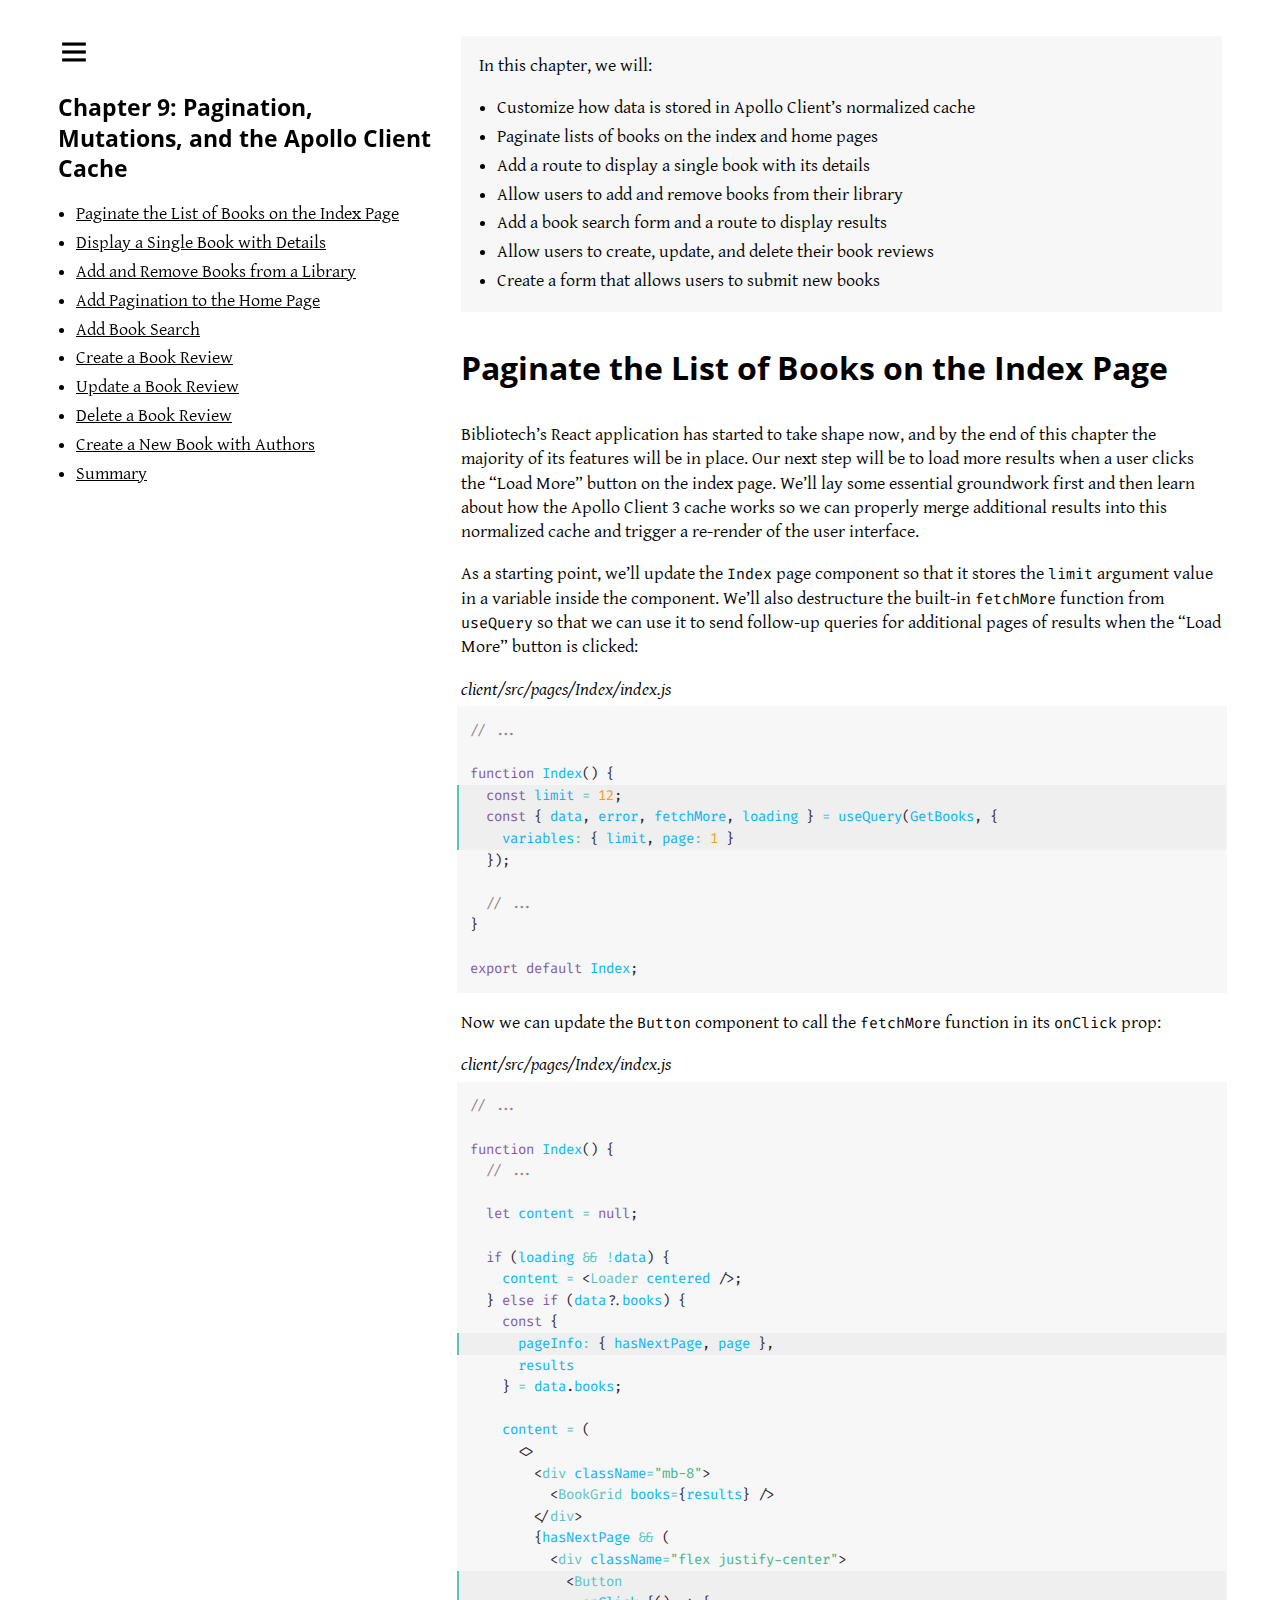
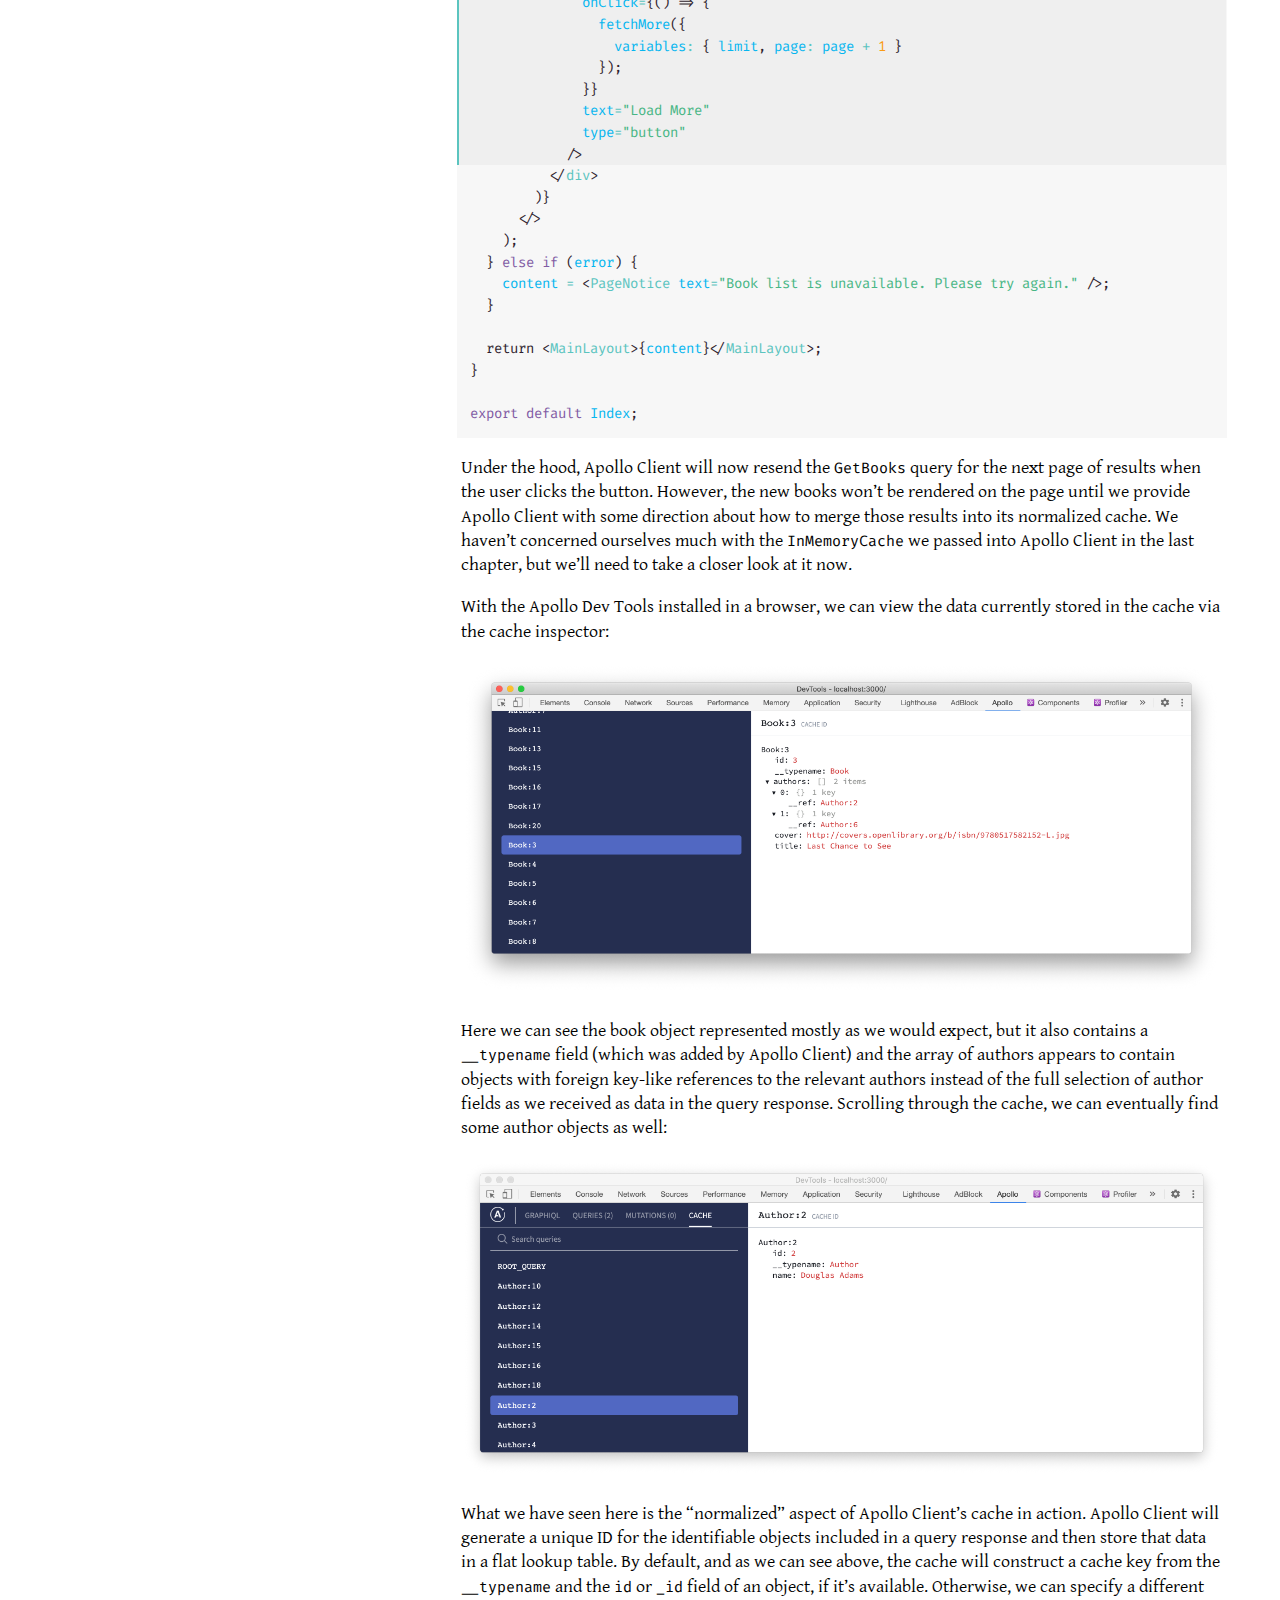
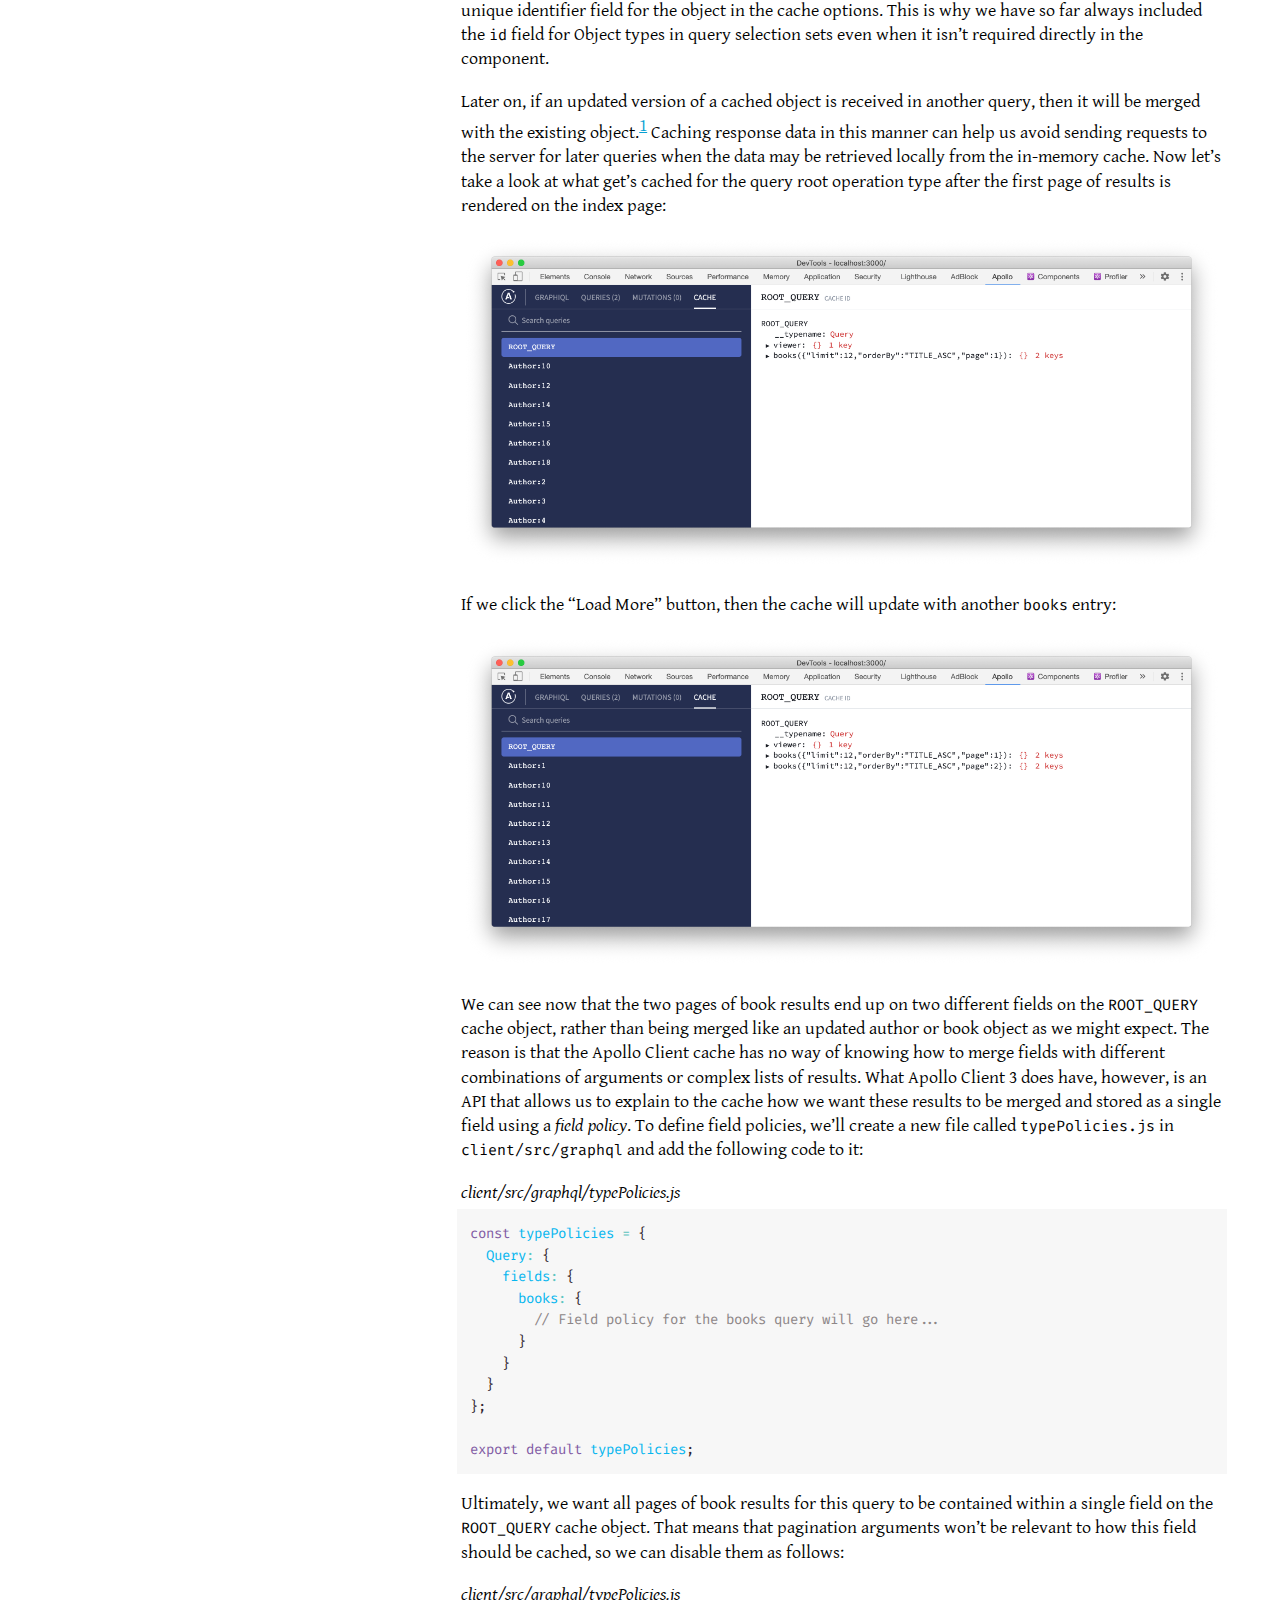
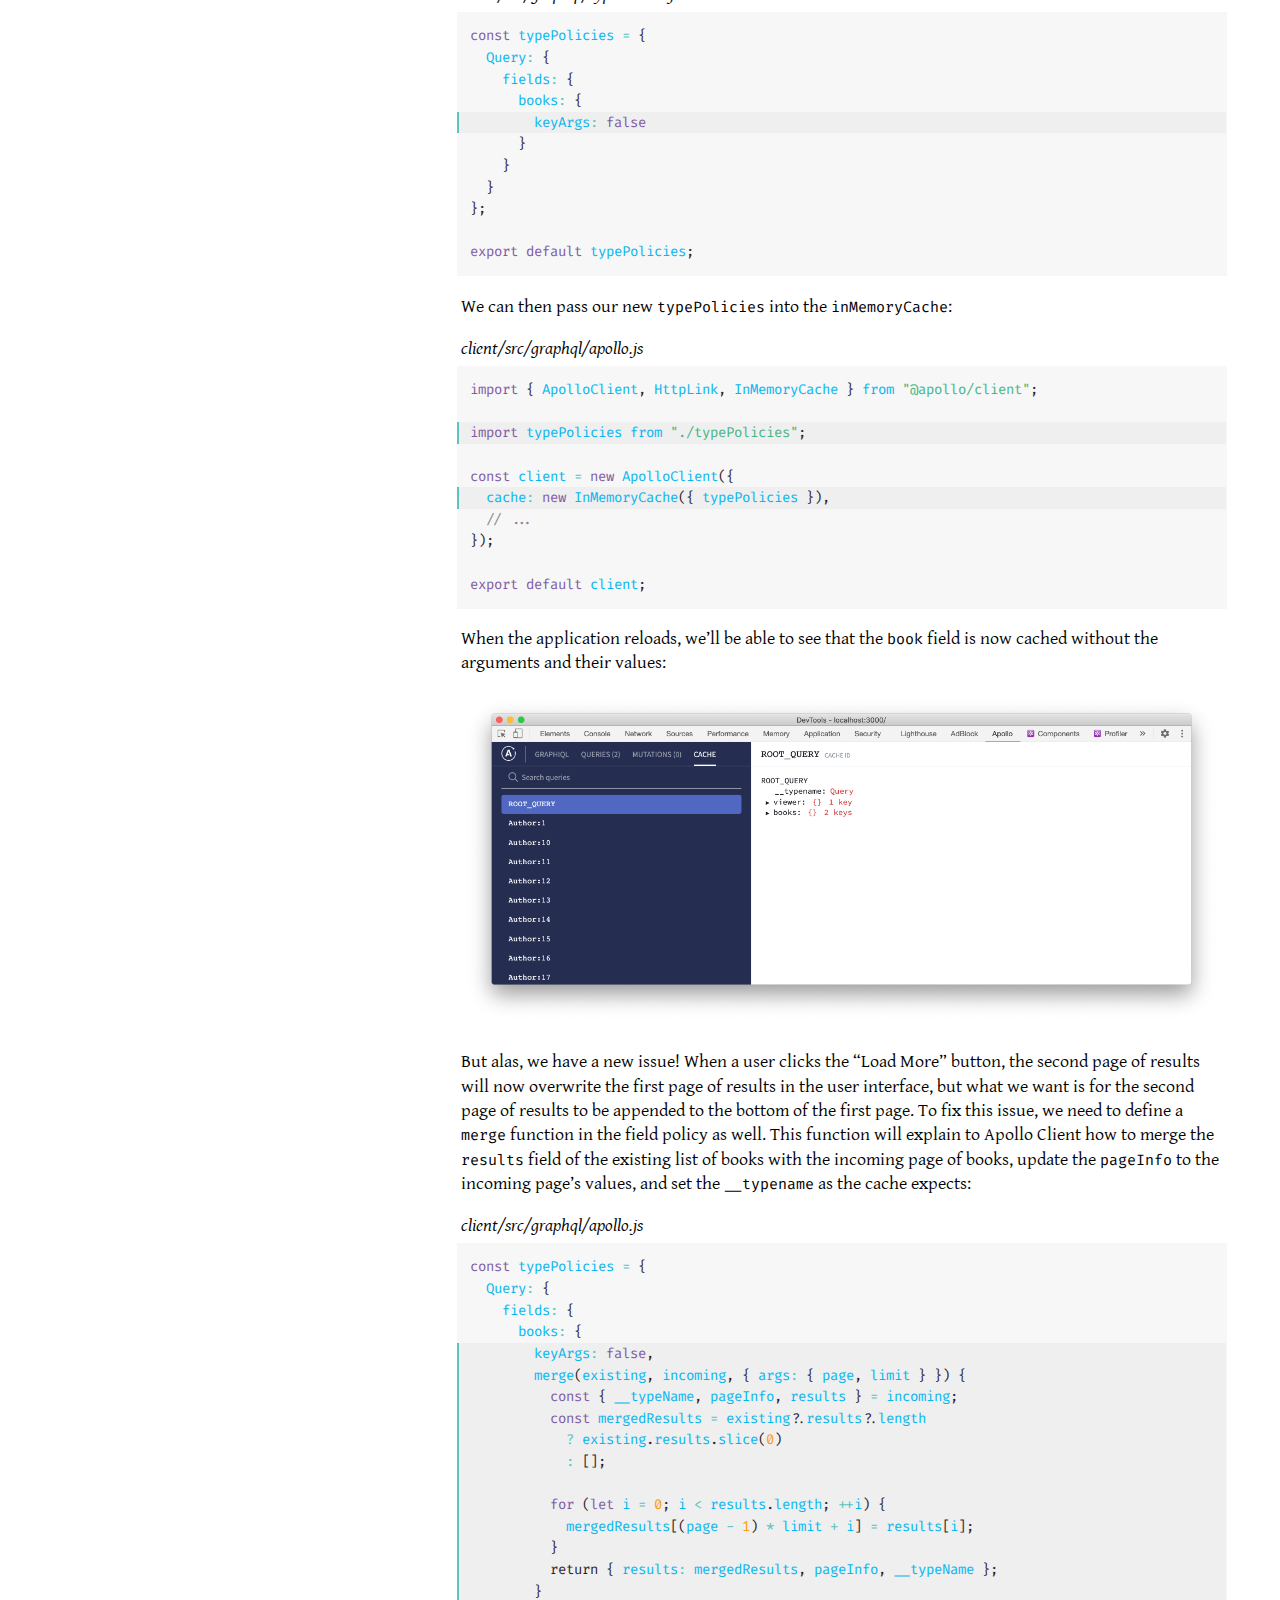
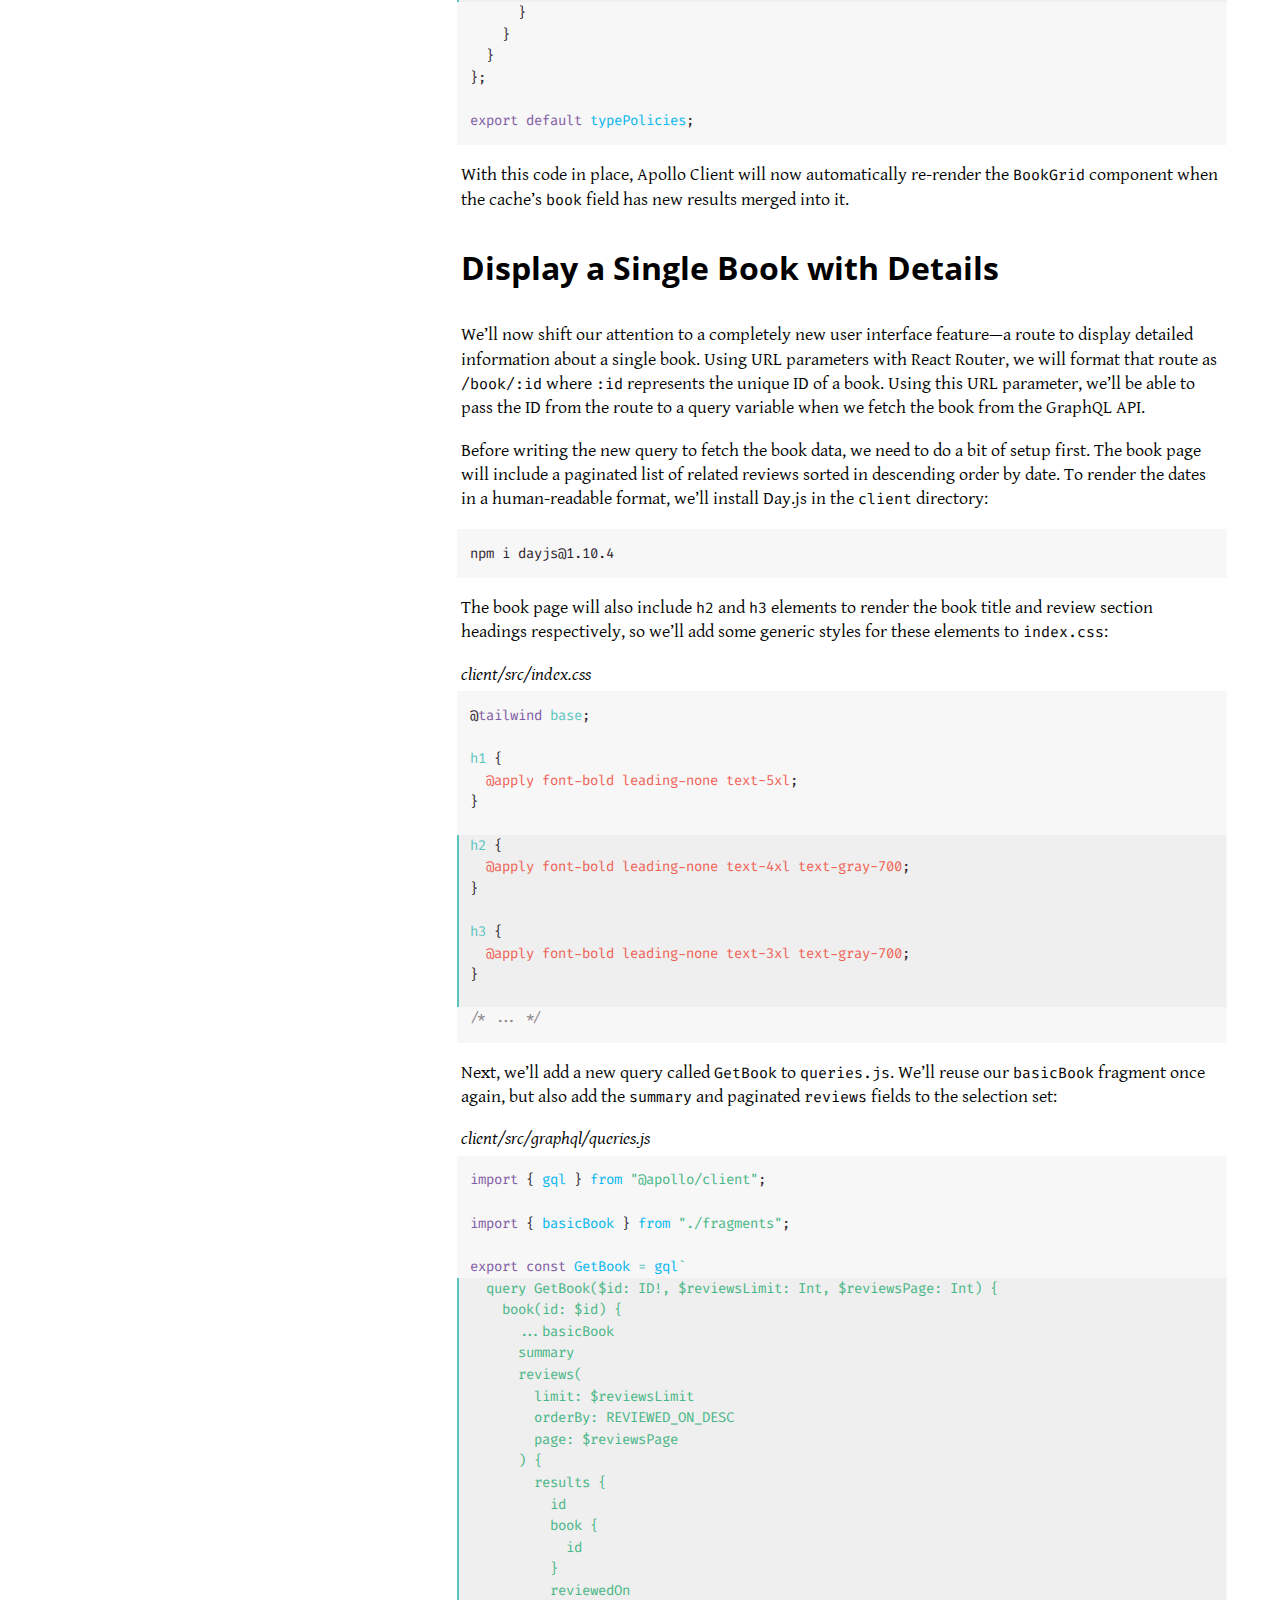
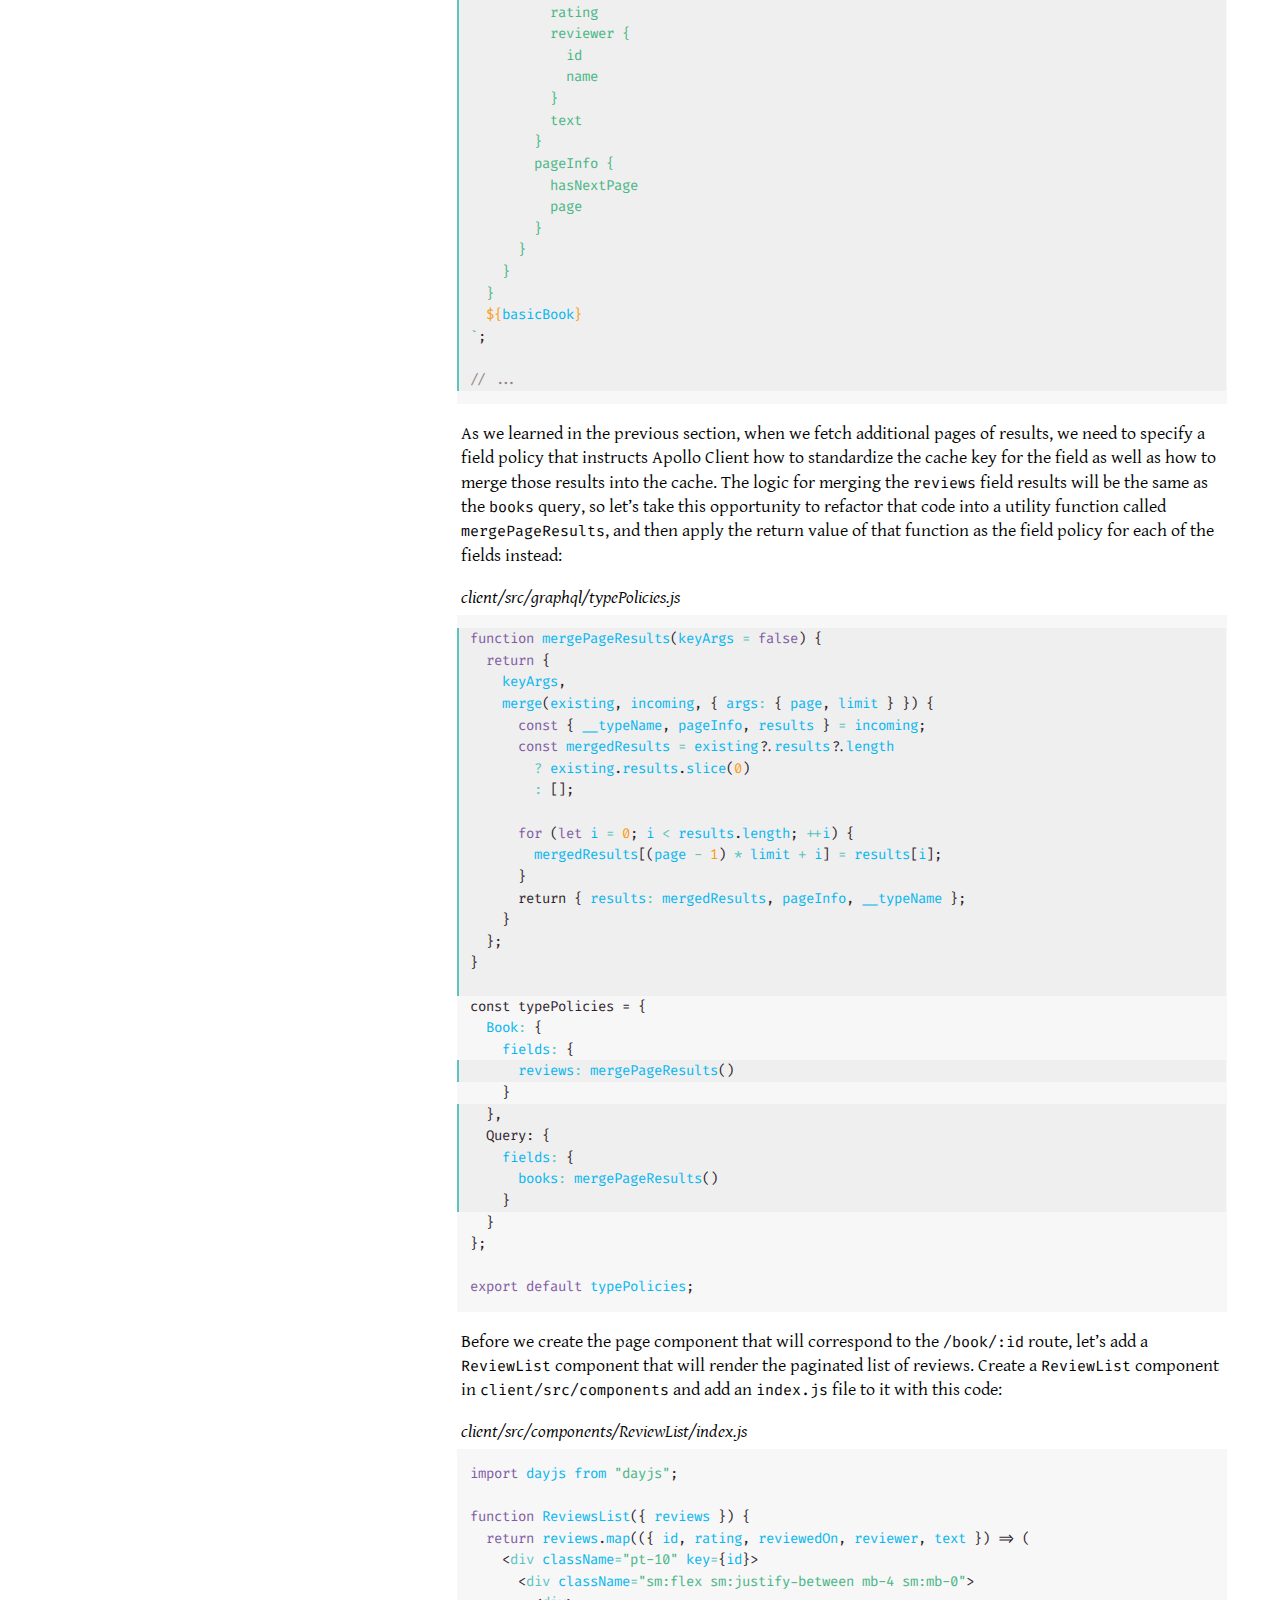
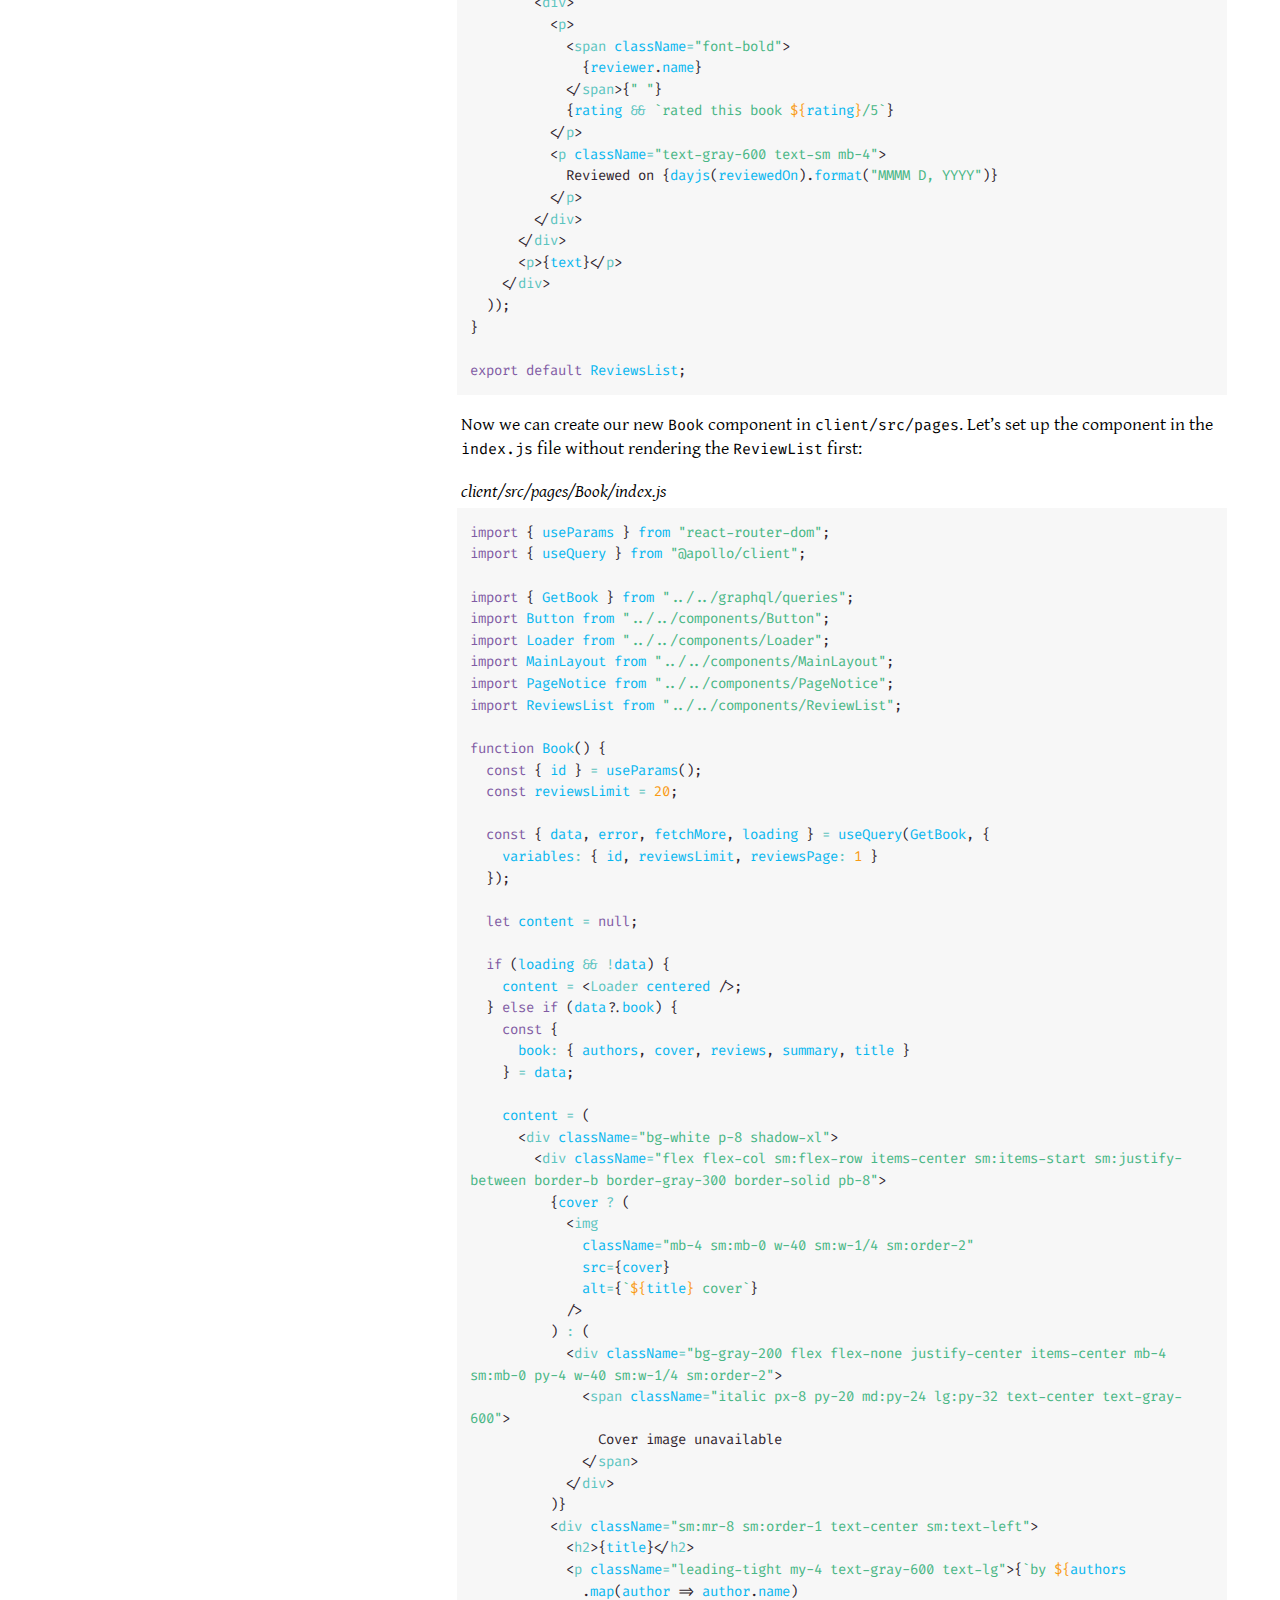
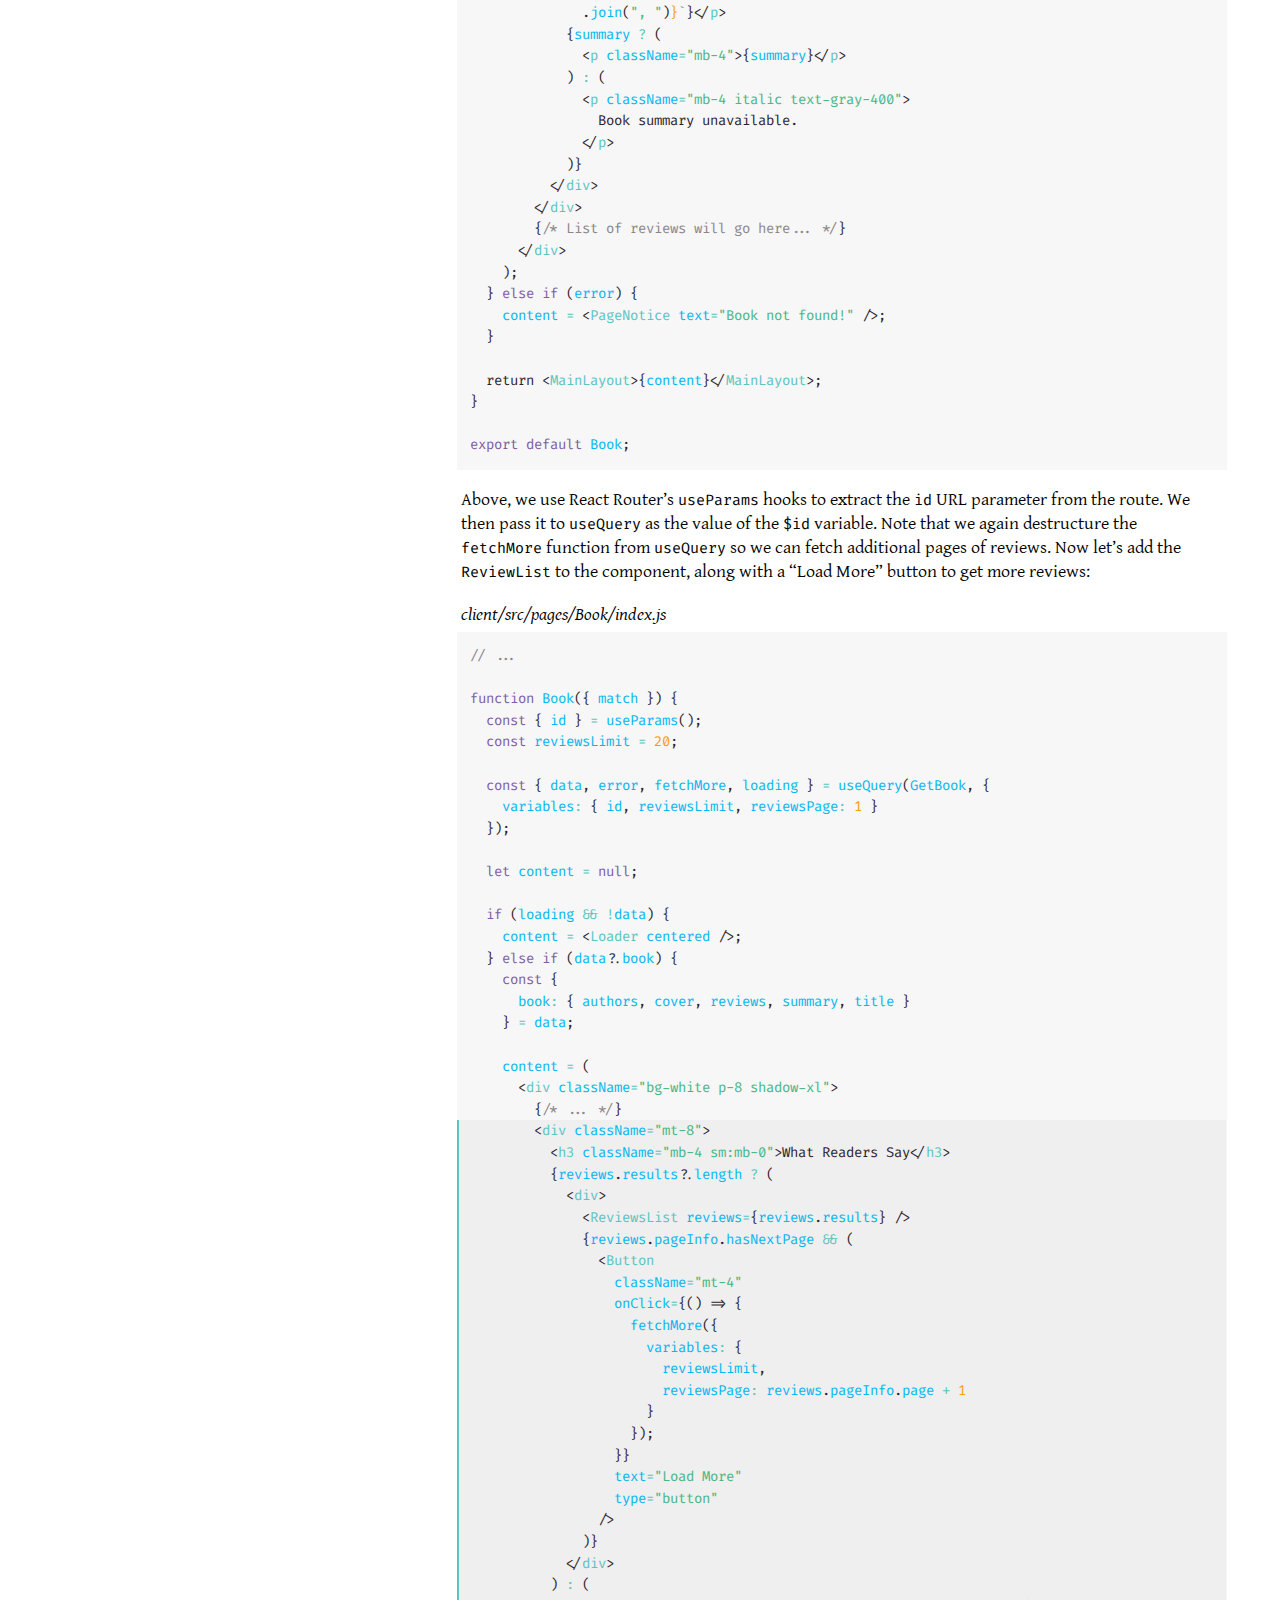
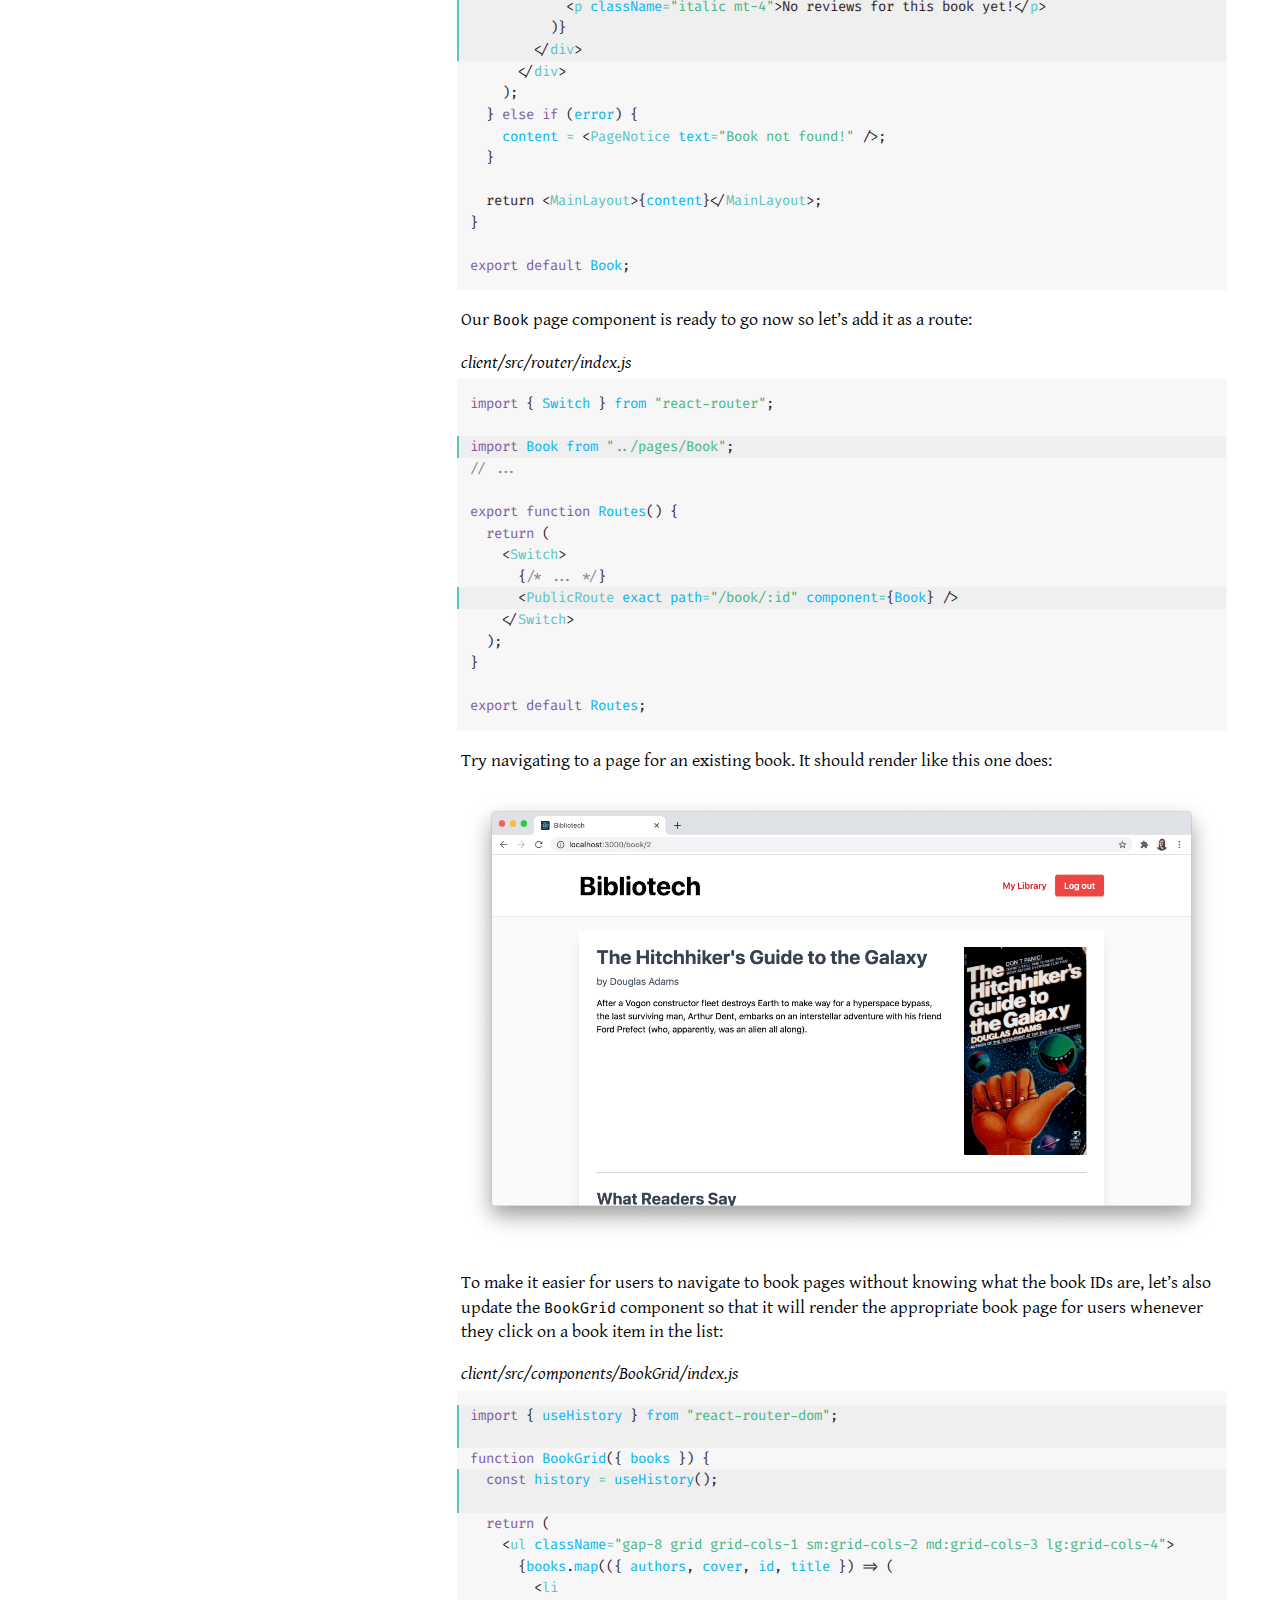
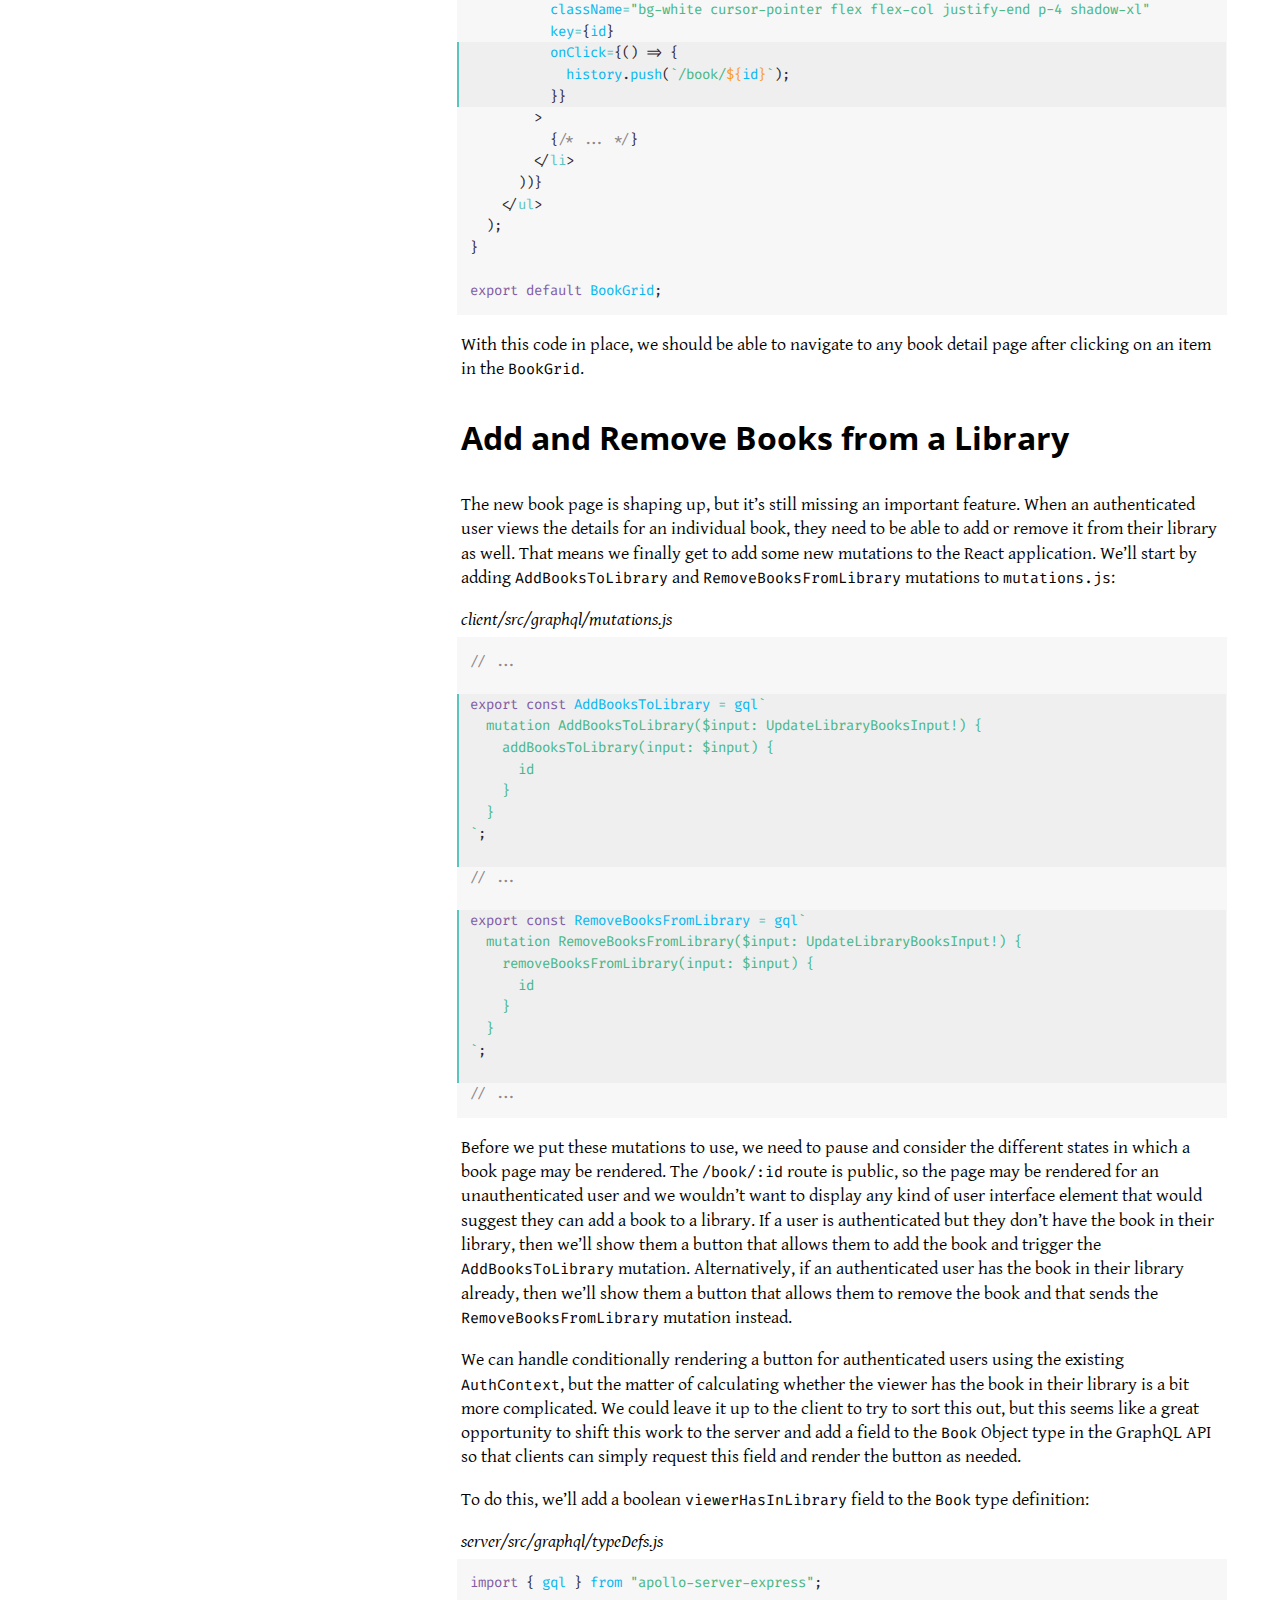
<file: get-going-with-graphql/content/chapter-09/index.html>
<!DOCTYPE html>
<html xmlns="http://www.w3.org/1999/xhtml" lang="en-US" xml:lang="en-US">
<head>
  <meta charset="utf-8" />
  <link rel="icon" href="../../images/favicon.ico" />
  <meta name="generator" content="pandoc" />
  <meta name="viewport" content="width=device-width, initial-scale=1.0, user-scalable=yes" />
  <meta name="author" content="Mandi Wise" />
  <title>Get Going with GraphQL</title>
  <style>
    code{white-space: pre-wrap;}
    span.smallcaps{font-variant: small-caps;}
    span.underline{text-decoration: underline;}
    div.column{display: inline-block; vertical-align: top; width: 50%;}
    div.hanging-indent{margin-left: 1.5em; text-indent: -1.5em;}
    ul.task-list{list-style: none;}
  </style>
  <link rel="stylesheet" href="../../css/web.min.css" />
  <!--[if lt IE 9]>
    <script src="//cdnjs.cloudflare.com/ajax/libs/html5shiv/3.7.3/html5shiv-printshiv.min.js"></script>
  <![endif]-->
</head>
<body>
<div id="masthead">
<div class="close-button-wrapper">
<button id="masthead-close" type="button"><span>Close</span></button>
</div>
<header id="title-block-header">
<h1 class="title">Get Going with GraphQL</h1>
<p class="subtitle">Learn How to Build JavaScript Applications with Apollo Server and Apollo Client</p>
<p class="author">Mandi Wise</p>
</header>
<nav class="book-nav">
<ol class="front-matter-content">
<li><a href="../preface/index.html">Preface</a></li>
</ol>
<ol class="main-matter-content">
<li><a href="../chapter-01/index.html">Up and Running with GraphQL and Apollo Server</a></li>
<li><a href="../chapter-02/index.html">More on Queries</a></li>
<li><a href="../chapter-03/index.html">Mutating Data</a></li>
<li><a href="../chapter-04/index.html">Pagination and Search Queries</a></li>
<li><a href="../chapter-05/index.html">Documentation, Custom Scalars, and Custom Directives</a></li>
<li><a href="../chapter-06/index.html">Authentication and Authorization</a></li>
<li><a href="../chapter-07/index.html">React App Set-up</a></li>
<li><a href="../chapter-08/index.html">Apollo Client with User Authentication</a></li>
<li><a href="../chapter-09/index.html">Pagination, Mutations, and the Apollo Client Cache</a></li>
<li><a href="../chapter-10/index.html">Real-time Updates with Subscriptions</a></li>
</ol>
<ol class="back-matter-content">
<li><a href="../appendix-a/index.html">Appendix A</a></li>
<li><a href="../about-the-author/index.html">About the Author</a></li>
<li><a href="../changelog/index.html">Changelog</a></li>
</ol>
<img src="../../images/8bp-logo-white.svg" class="logo" alt="8-Bit Press Inc. logo" />
</nav>
</div>
<div id="chapter">
<div class="chapter-nav">
<nav id="TOC" role="doc-toc">
<button id="masthead-open" type="button"><span>Book Navigation</span></button>
<h2 id="toc-title">Contents</h2>
<ul>
<li><a href="#pagination-mutations-and-the-apollo-client-cache">Chapter 9: Pagination, Mutations, and the Apollo Client Cache</a>
<ul>
<li><a href="#paginate-the-list-of-books-on-the-index-page">Paginate the List of Books on the Index Page</a></li>
<li><a href="#display-a-single-book-with-details">Display a Single Book with Details</a></li>
<li><a href="#add-and-remove-books-from-a-library">Add and Remove Books from a Library</a></li>
<li><a href="#add-pagination-to-the-home-page">Add Pagination to the Home Page</a></li>
<li><a href="#add-book-search">Add Book Search</a></li>
<li><a href="#create-a-book-review">Create a Book Review</a></li>
<li><a href="#update-a-book-review">Update a Book Review</a></li>
<li><a href="#delete-a-book-review">Delete a Book Review</a></li>
<li><a href="#create-a-new-book-with-authors">Create a New Book with Authors</a></li>
<li><a href="#summary">Summary</a></li>
</ul></li>
</ul>
</nav>
</div>
<div class="content">
<h1 id="pagination-mutations-and-the-apollo-client-cache">Chapter 9: Pagination, Mutations, and the Apollo Client Cache</h1>
<div class="boxout">
<p>In this chapter, we will:</p>
<ul>
<li>Customize how data is stored in Apollo Client’s normalized cache</li>
<li>Paginate lists of books on the index and home pages</li>
<li>Add a route to display a single book with its details</li>
<li>Allow users to add and remove books from their library</li>
<li>Add a book search form and a route to display results</li>
<li>Allow users to create, update, and delete their book reviews</li>
<li>Create a form that allows users to submit new books</li>
</ul>
</div>
<h2 id="paginate-the-list-of-books-on-the-index-page">Paginate the List of Books on the Index Page</h2>
<p>Bibliotech’s React application has started to take shape now, and by the end of this chapter the majority of its features will be in place. Our next step will be to load more results when a user clicks the “Load More” button on the index page. We’ll lay some essential groundwork first and then learn about how the Apollo Client 3 cache works so we can properly merge additional results into this normalized cache and trigger a re-render of the user interface.</p>
<p>As a starting point, we’ll update the <code>Index</code> page component so that it stores the <code>limit</code> argument value in a variable inside the component. We’ll also destructure the built-in <code>fetchMore</code> function from <code>useQuery</code> so that we can use it to send follow-up queries for additional pages of results when the “Load More” button is clicked:</p>
<p></p>
<div class="code-context">
<p>client/src/pages/Index/index.js</p>
</div>
<div class="highlight"><pre><span></span><span class="c1">// ...</span>

<span class="kd">function</span> <span class="nx">Index</span><span class="p">()</span> <span class="p">{</span>
<span class="hll">  <span class="kr">const</span> <span class="nx">limit</span> <span class="o">=</span> <span class="mi">12</span><span class="p">;</span>
</span><span class="hll">  <span class="kr">const</span> <span class="p">{</span> <span class="nx">data</span><span class="p">,</span> <span class="nx">error</span><span class="p">,</span> <span class="nx">fetchMore</span><span class="p">,</span> <span class="nx">loading</span> <span class="p">}</span> <span class="o">=</span> <span class="nx">useQuery</span><span class="p">(</span><span class="nx">GetBooks</span><span class="p">,</span> <span class="p">{</span>
</span><span class="hll">    <span class="nx">variables</span><span class="o">:</span> <span class="p">{</span> <span class="nx">limit</span><span class="p">,</span> <span class="nx">page</span><span class="o">:</span> <span class="mi">1</span> <span class="p">}</span>
</span>  <span class="p">});</span>

  <span class="c1">// ...</span>
<span class="p">}</span>

<span class="kr">export</span> <span class="k">default</span> <span class="nx">Index</span><span class="p">;</span>
</pre></div>

<p>Now we can update the <code>Button</code> component to call the <code>fetchMore</code> function in its <code>onClick</code> prop:</p>
<p></p>
<div class="code-context">
<p>client/src/pages/Index/index.js</p>
</div>
<div class="highlight"><pre><span></span><span class="c1">// ...</span>

<span class="kd">function</span> <span class="nx">Index</span><span class="p">()</span> <span class="p">{</span>
  <span class="c1">// ...</span>
  
  <span class="kd">let</span> <span class="nx">content</span> <span class="o">=</span> <span class="kc">null</span><span class="p">;</span>

  <span class="k">if</span> <span class="p">(</span><span class="nx">loading</span> <span class="o">&amp;&amp;</span> <span class="o">!</span><span class="nx">data</span><span class="p">)</span> <span class="p">{</span>
    <span class="nx">content</span> <span class="o">=</span> <span class="p">&lt;</span><span class="nt">Loader</span> <span class="na">centered</span> <span class="p">/&gt;;</span>
  <span class="p">}</span> <span class="k">else</span> <span class="k">if</span> <span class="p">(</span><span class="nx">data</span><span class="o">?</span><span class="p">.</span><span class="nx">books</span><span class="p">)</span> <span class="p">{</span>
    <span class="kr">const</span> <span class="p">{</span>
<span class="hll">      <span class="nx">pageInfo</span><span class="o">:</span> <span class="p">{</span> <span class="nx">hasNextPage</span><span class="p">,</span> <span class="nx">page</span> <span class="p">},</span>
</span>      <span class="nx">results</span>
    <span class="p">}</span> <span class="o">=</span> <span class="nx">data</span><span class="p">.</span><span class="nx">books</span><span class="p">;</span>

    <span class="nx">content</span> <span class="o">=</span> <span class="p">(</span>
      <span class="p">&lt;&gt;</span>
        <span class="p">&lt;</span><span class="nt">div</span> <span class="na">className</span><span class="o">=</span><span class="s">&quot;mb-8&quot;</span><span class="p">&gt;</span>
          <span class="p">&lt;</span><span class="nt">BookGrid</span> <span class="na">books</span><span class="o">=</span><span class="p">{</span><span class="nx">results</span><span class="p">}</span> <span class="p">/&gt;</span>
        <span class="p">&lt;/</span><span class="nt">div</span><span class="p">&gt;</span>
        <span class="p">{</span><span class="nx">hasNextPage</span> <span class="o">&amp;&amp;</span> <span class="p">(</span>
          <span class="p">&lt;</span><span class="nt">div</span> <span class="na">className</span><span class="o">=</span><span class="s">&quot;flex justify-center&quot;</span><span class="p">&gt;</span>
<span class="hll">            <span class="p">&lt;</span><span class="nt">Button</span>
</span><span class="hll">              <span class="na">onClick</span><span class="o">=</span><span class="p">{()</span> <span class="p">=&gt;</span> <span class="p">{</span>
</span><span class="hll">                <span class="nx">fetchMore</span><span class="p">({</span>
</span><span class="hll">                  <span class="nx">variables</span><span class="o">:</span> <span class="p">{</span> <span class="nx">limit</span><span class="p">,</span> <span class="nx">page</span><span class="o">:</span> <span class="nx">page</span> <span class="o">+</span> <span class="mi">1</span> <span class="p">}</span>
</span><span class="hll">                <span class="p">});</span>
</span><span class="hll">              <span class="p">}}</span>
</span><span class="hll">              <span class="na">text</span><span class="o">=</span><span class="s">&quot;Load More&quot;</span>
</span><span class="hll">              <span class="na">type</span><span class="o">=</span><span class="s">&quot;button&quot;</span>
</span><span class="hll">            <span class="p">/&gt;</span>
</span>          <span class="p">&lt;/</span><span class="nt">div</span><span class="p">&gt;</span>
        <span class="p">)}</span>
      <span class="p">&lt;/&gt;</span>
    <span class="p">);</span>
  <span class="p">}</span> <span class="k">else</span> <span class="k">if</span> <span class="p">(</span><span class="nx">error</span><span class="p">)</span> <span class="p">{</span>
    <span class="nx">content</span> <span class="o">=</span> <span class="p">&lt;</span><span class="nt">PageNotice</span> <span class="na">text</span><span class="o">=</span><span class="s">&quot;Book list is unavailable. Please try again.&quot;</span> <span class="p">/&gt;;</span>
  <span class="p">}</span>

  return <span class="p">&lt;</span><span class="nt">MainLayout</span><span class="p">&gt;{</span><span class="nx">content</span><span class="p">}&lt;/</span><span class="nt">MainLayout</span><span class="p">&gt;;</span>
<span class="p">}</span>

<span class="kr">export</span> <span class="k">default</span> <span class="nx">Index</span><span class="p">;</span>
</pre></div>

<p>Under the hood, Apollo Client will now resend the <code>GetBooks</code> query for the next page of results when the user clicks the button. However, the new books won’t be rendered on the page until we provide Apollo Client with some direction about how to merge those results into its normalized cache. We haven’t concerned ourselves much with the <code>InMemoryCache</code> we passed into Apollo Client in the last chapter, but we’ll need to take a closer look at it now.</p>
<p>With the Apollo Dev Tools installed in a browser, we can view the data currently stored in the cache via the cache inspector:</p>
<p><img src="../../images/screenshots/apollo-dev-tools-book-cache-item.png" alt="Book objects stored in Apollo Client’s cache" /><br />
</p>
<p>Here we can see the book object represented mostly as we would expect, but it also contains a <code>__typename</code> field (which was added by Apollo Client) and the array of authors appears to contain objects with foreign key-like references to the relevant authors instead of the full selection of author fields as we received as data in the query response. Scrolling through the cache, we can eventually find some author objects as well:</p>
<p><img src="../../images/screenshots/apollo-dev-tools-author-cache-item.png" alt="Author objects stored in Apollo Client’s cache" /><br />
</p>
<p>What we have seen here is the “normalized” aspect of Apollo Client’s cache in action. Apollo Client will generate a unique ID for the identifiable objects included in a query response and then store that data in a flat lookup table. By default, and as we can see above, the cache will construct a cache key from the <code>__typename</code> and the <code>id</code> or <code>_id</code> field of an object, if it’s available. Otherwise, we can specify a different unique identifier field for the object in the cache options. This is why we have so far always included the <code>id</code> field for Object types in query selection sets even when it isn’t required directly in the component.</p>
<p>Later on, if an updated version of a cached object is received in another query, then it will be merged with the existing object.<a href="#fn1" class="footnote-ref" id="fnref1" role="doc-noteref"><sup>1</sup></a> Caching response data in this manner can help us avoid sending requests to the server for later queries when the data may be retrieved locally from the in-memory cache. Now let’s take a look at what get’s cached for the query root operation type after the first page of results is rendered on the index page:</p>
<p><img src="../../images/screenshots/apollo-dev-tools-1.png" alt="Default cache key a single page of results for the books query" /><br />
</p>
<p>If we click the “Load More” button, then the cache will update with another <code>books</code> entry:</p>
<p><img src="../../images/screenshots/apollo-dev-tools-2.png" alt="Default cache keys for the first two pages of results for the books query" /><br />
</p>
<p>We can see now that the two pages of book results end up on two different fields on the <code>ROOT_QUERY</code> cache object, rather than being merged like an updated author or book object as we might expect. The reason is that the Apollo Client cache has no way of knowing how to merge fields with different combinations of arguments or complex lists of results. What Apollo Client 3 does have, however, is an API that allows us to explain to the cache how we want these results to be merged and stored as a single field using a <em>field policy</em>. To define field policies, we’ll create a new file called <code>typePolicies.js</code> in <code>client/src/graphql</code> and add the following code to it:</p>
<p></p>
<div class="code-context">
<p>client/src/graphql/typePolicies.js</p>
</div>
<div class="highlight"><pre><span></span><span class="kr">const</span> <span class="nx">typePolicies</span> <span class="o">=</span> <span class="p">{</span>
  <span class="nx">Query</span><span class="o">:</span> <span class="p">{</span>
    <span class="nx">fields</span><span class="o">:</span> <span class="p">{</span>
      <span class="nx">books</span><span class="o">:</span> <span class="p">{</span>
        <span class="c1">// Field policy for the books query will go here...</span>
      <span class="p">}</span>
    <span class="p">}</span>
  <span class="p">}</span>
<span class="p">};</span>

<span class="kr">export</span> <span class="k">default</span> <span class="nx">typePolicies</span><span class="p">;</span>
</pre></div>

<p>Ultimately, we want all pages of book results for this query to be contained within a single field on the <code>ROOT_QUERY</code> cache object. That means that pagination arguments won’t be relevant to how this field should be cached, so we can disable them as follows:</p>
<p></p>
<div class="code-context">
<p>client/src/graphql/typePolicies.js</p>
</div>
<div class="highlight"><pre><span></span><span class="kr">const</span> <span class="nx">typePolicies</span> <span class="o">=</span> <span class="p">{</span>
  <span class="nx">Query</span><span class="o">:</span> <span class="p">{</span>
    <span class="nx">fields</span><span class="o">:</span> <span class="p">{</span>
      <span class="nx">books</span><span class="o">:</span> <span class="p">{</span>
<span class="hll">        <span class="nx">keyArgs</span><span class="o">:</span> <span class="kc">false</span>
</span>      <span class="p">}</span>
    <span class="p">}</span>
  <span class="p">}</span>
<span class="p">};</span>

<span class="kr">export</span> <span class="k">default</span> <span class="nx">typePolicies</span><span class="p">;</span>
</pre></div>

<p>We can then pass our new <code>typePolicies</code> into the <code>inMemoryCache</code>:</p>
<p></p>
<div class="code-context">
<p>client/src/graphql/apollo.js</p>
</div>
<div class="highlight"><pre><span></span><span class="kr">import</span> <span class="p">{</span> <span class="nx">ApolloClient</span><span class="p">,</span> <span class="nx">HttpLink</span><span class="p">,</span> <span class="nx">InMemoryCache</span> <span class="p">}</span> <span class="nx">from</span> <span class="s2">&quot;@apollo/client&quot;</span><span class="p">;</span>

<span class="hll"><span class="kr">import</span> <span class="nx">typePolicies</span> <span class="nx">from</span> <span class="s2">&quot;./typePolicies&quot;</span><span class="p">;</span>
</span>
<span class="kr">const</span> <span class="nx">client</span> <span class="o">=</span> <span class="k">new</span> <span class="nx">ApolloClient</span><span class="p">({</span>
<span class="hll">  <span class="nx">cache</span><span class="o">:</span> <span class="k">new</span> <span class="nx">InMemoryCache</span><span class="p">({</span> <span class="nx">typePolicies</span> <span class="p">}),</span>
</span>  <span class="c1">// ...</span>
<span class="p">});</span>

<span class="kr">export</span> <span class="k">default</span> <span class="nx">client</span><span class="p">;</span>
</pre></div>

<p>When the application reloads, we’ll be able to see that the <code>book</code> field is now cached without the arguments and their values:</p>
<p><img src="../../images/screenshots/apollo-dev-tools-3.png" alt="Cache key for the books query after the field policy is applied" /><br />
</p>
<p>But alas, we have a new issue! When a user clicks the “Load More” button, the second page of results will now overwrite the first page of results in the user interface, but what we want is for the second page of results to be appended to the bottom of the first page. To fix this issue, we need to define a <code>merge</code> function in the field policy as well. This function will explain to Apollo Client how to merge the <code>results</code> field of the existing list of books with the incoming page of books, update the <code>pageInfo</code> to the incoming page’s values, and set the <code>__typename</code> as the cache expects:</p>
<p></p>
<div class="code-context">
<p>client/src/graphql/apollo.js</p>
</div>
<div class="highlight"><pre><span></span><span class="kr">const</span> <span class="nx">typePolicies</span> <span class="o">=</span> <span class="p">{</span>
  <span class="nx">Query</span><span class="o">:</span> <span class="p">{</span>
    <span class="nx">fields</span><span class="o">:</span> <span class="p">{</span>
      <span class="nx">books</span><span class="o">:</span> <span class="p">{</span>
<span class="hll">        <span class="nx">keyArgs</span><span class="o">:</span> <span class="kc">false</span><span class="p">,</span>
</span><span class="hll">        <span class="nx">merge</span><span class="p">(</span><span class="nx">existing</span><span class="p">,</span> <span class="nx">incoming</span><span class="p">,</span> <span class="p">{</span> <span class="nx">args</span><span class="o">:</span> <span class="p">{</span> <span class="nx">page</span><span class="p">,</span> <span class="nx">limit</span> <span class="p">}</span> <span class="p">})</span> <span class="p">{</span>
</span><span class="hll">          <span class="kr">const</span> <span class="p">{</span> <span class="nx">__typeName</span><span class="p">,</span> <span class="nx">pageInfo</span><span class="p">,</span> <span class="nx">results</span> <span class="p">}</span> <span class="o">=</span> <span class="nx">incoming</span><span class="p">;</span>
</span><span class="hll">          <span class="kr">const</span> <span class="nx">mergedResults</span> <span class="o">=</span> <span class="nx">existing</span><span class="o">?</span><span class="p">.</span><span class="nx">results</span><span class="o">?</span><span class="p">.</span><span class="nx">length</span>
</span><span class="hll">            <span class="o">?</span> <span class="nx">existing</span><span class="p">.</span><span class="nx">results</span><span class="p">.</span><span class="nx">slice</span><span class="p">(</span><span class="mi">0</span><span class="p">)</span>
</span><span class="hll">            <span class="o">:</span> <span class="p">[];</span>
</span><span class="hll">
</span><span class="hll">          <span class="k">for</span> <span class="p">(</span><span class="kd">let</span> <span class="nx">i</span> <span class="o">=</span> <span class="mi">0</span><span class="p">;</span> <span class="nx">i</span> <span class="o">&lt;</span> <span class="nx">results</span><span class="p">.</span><span class="nx">length</span><span class="p">;</span> <span class="o">++</span><span class="nx">i</span><span class="p">)</span> <span class="p">{</span>
</span><span class="hll">            <span class="nx">mergedResults</span><span class="p">[(</span><span class="nx">page</span> <span class="o">-</span> <span class="mi">1</span><span class="p">)</span> <span class="o">*</span> <span class="nx">limit</span> <span class="o">+</span> <span class="nx">i</span><span class="p">]</span> <span class="o">=</span> <span class="nx">results</span><span class="p">[</span><span class="nx">i</span><span class="p">];</span>
</span><span class="hll">          <span class="p">}</span>
</span><span class="hll">          return <span class="p">{</span> <span class="nx">results</span><span class="o">:</span> <span class="nx">mergedResults</span><span class="p">,</span> <span class="nx">pageInfo</span><span class="p">,</span> <span class="nx">__typeName</span> <span class="p">};</span>
</span><span class="hll">        <span class="p">}</span>
</span>      <span class="p">}</span>
    <span class="p">}</span>
  <span class="p">}</span>
<span class="p">};</span>

<span class="kr">export</span> <span class="k">default</span> <span class="nx">typePolicies</span><span class="p">;</span>
</pre></div>

<p>With this code in place, Apollo Client will now automatically re-render the <code>BookGrid</code> component when the cache’s <code>book</code> field has new results merged into it.</p>
<h2 id="display-a-single-book-with-details">Display a Single Book with Details</h2>
<p>We’ll now shift our attention to a completely new user interface feature—a route to display detailed information about a single book. Using URL parameters with React Router, we will format that route as <code>/book/:id</code> where <code>:id</code> represents the unique ID of a book. Using this URL parameter, we’ll be able to pass the ID from the route to a query variable when we fetch the book from the GraphQL API.</p>
<p>Before writing the new query to fetch the book data, we need to do a bit of setup first. The book page will include a paginated list of related reviews sorted in descending order by date. To render the dates in a human-readable format, we’ll install Day.js in the <code>client</code> directory:</p>
<div class="highlight"><pre><span></span>npm i dayjs@1.10.4
</pre></div>

<p>The book page will also include <code>h2</code> and <code>h3</code> elements to render the book title and review section headings respectively, so we’ll add some generic styles for these elements to <code>index.css</code>:</p>
<p></p>
<div class="code-context">
<p>client/src/index.css</p>
</div>
<div class="highlight"><pre><span></span><span class="p">@</span><span class="k">tailwind</span> <span class="nt">base</span><span class="p">;</span>

<span class="nt">h1</span> <span class="p">{</span>
  <span class="err">@apply</span> <span class="err">font-bold</span> <span class="err">leading-none</span> <span class="err">text-5xl</span><span class="p">;</span>
<span class="p">}</span>

<span class="hll"><span class="nt">h2</span> <span class="p">{</span>
</span><span class="hll">  <span class="err">@apply</span> <span class="err">font-bold</span> <span class="err">leading-none</span> <span class="err">text-4xl</span> <span class="err">text-gray-700</span><span class="p">;</span>
</span><span class="hll"><span class="p">}</span>
</span><span class="hll">
</span><span class="hll"><span class="nt">h3</span> <span class="p">{</span>
</span><span class="hll">  <span class="err">@apply</span> <span class="err">font-bold</span> <span class="err">leading-none</span> <span class="err">text-3xl</span> <span class="err">text-gray-700</span><span class="p">;</span>
</span><span class="hll"><span class="p">}</span>
</span><span class="hll">
</span><span class="c">/* ... */</span>
</pre></div>

<p>Next, we’ll add a new query called <code>GetBook</code> to <code>queries.js</code>. We’ll reuse our <code>basicBook</code> fragment once again, but also add the <code>summary</code> and paginated <code>reviews</code> fields to the selection set:</p>
<p></p>
<div class="code-context">
<p>client/src/graphql/queries.js</p>
</div>
<div class="highlight"><pre><span></span><span class="kr">import</span> <span class="p">{</span> <span class="nx">gql</span> <span class="p">}</span> <span class="nx">from</span> <span class="s2">&quot;@apollo/client&quot;</span><span class="p">;</span>

<span class="kr">import</span> <span class="p">{</span> <span class="nx">basicBook</span> <span class="p">}</span> <span class="nx">from</span> <span class="s2">&quot;./fragments&quot;</span><span class="p">;</span>

<span class="kr">export</span> <span class="kr">const</span> <span class="nx">GetBook</span> <span class="o">=</span> <span class="nx">gql</span><span class="sb">`</span>
<span class="hll"><span class="sb">  query GetBook($id: ID!, $reviewsLimit: Int, $reviewsPage: Int) {</span>
</span><span class="hll"><span class="sb">    book(id: $id) {</span>
</span><span class="hll"><span class="sb">      ...basicBook</span>
</span><span class="hll"><span class="sb">      summary</span>
</span><span class="hll"><span class="sb">      reviews(</span>
</span><span class="hll"><span class="sb">        limit: $reviewsLimit</span>
</span><span class="hll"><span class="sb">        orderBy: REVIEWED_ON_DESC</span>
</span><span class="hll"><span class="sb">        page: $reviewsPage</span>
</span><span class="hll"><span class="sb">      ) {</span>
</span><span class="hll"><span class="sb">        results {</span>
</span><span class="hll"><span class="sb">          id</span>
</span><span class="hll"><span class="sb">          book {</span>
</span><span class="hll"><span class="sb">            id</span>
</span><span class="hll"><span class="sb">          }</span>
</span><span class="hll"><span class="sb">          reviewedOn</span>
</span><span class="hll"><span class="sb">          rating</span>
</span><span class="hll"><span class="sb">          reviewer {</span>
</span><span class="hll"><span class="sb">            id</span>
</span><span class="hll"><span class="sb">            name</span>
</span><span class="hll"><span class="sb">          }</span>
</span><span class="hll"><span class="sb">          text</span>
</span><span class="hll"><span class="sb">        }</span>
</span><span class="hll"><span class="sb">        pageInfo {</span>
</span><span class="hll"><span class="sb">          hasNextPage</span>
</span><span class="hll"><span class="sb">          page</span>
</span><span class="hll"><span class="sb">        }</span>
</span><span class="hll"><span class="sb">      }</span>
</span><span class="hll"><span class="sb">    }</span>
</span><span class="hll"><span class="sb">  }</span>
</span><span class="hll"><span class="sb">  </span><span class="si">${</span><span class="nx">basicBook</span><span class="si">}</span><span class="sb"></span>
</span><span class="hll"><span class="sb">`</span><span class="p">;</span>
</span><span class="hll">
</span><span class="hll"><span class="c1">// ...</span>
</span></pre></div>

<p>As we learned in the previous section, when we fetch additional pages of results, we need to specify a field policy that instructs Apollo Client how to standardize the cache key for the field as well as how to merge those results into the cache. The logic for merging the <code>reviews</code> field results will be the same as the <code>books</code> query, so let’s take this opportunity to refactor that code into a utility function called <code>mergePageResults</code>, and then apply the return value of that function as the field policy for each of the fields instead:</p>
<p></p>
<div class="code-context">
<p>client/src/graphql/typePolicies.js</p>
</div>
<div class="highlight"><pre><span></span><span class="hll"><span class="kd">function</span> <span class="nx">mergePageResults</span><span class="p">(</span><span class="nx">keyArgs</span> <span class="o">=</span> <span class="kc">false</span><span class="p">)</span> <span class="p">{</span>
</span><span class="hll">  <span class="k">return</span> <span class="p">{</span>
</span><span class="hll">    <span class="nx">keyArgs</span><span class="p">,</span>
</span><span class="hll">    <span class="nx">merge</span><span class="p">(</span><span class="nx">existing</span><span class="p">,</span> <span class="nx">incoming</span><span class="p">,</span> <span class="p">{</span> <span class="nx">args</span><span class="o">:</span> <span class="p">{</span> <span class="nx">page</span><span class="p">,</span> <span class="nx">limit</span> <span class="p">}</span> <span class="p">})</span> <span class="p">{</span>
</span><span class="hll">      <span class="kr">const</span> <span class="p">{</span> <span class="nx">__typeName</span><span class="p">,</span> <span class="nx">pageInfo</span><span class="p">,</span> <span class="nx">results</span> <span class="p">}</span> <span class="o">=</span> <span class="nx">incoming</span><span class="p">;</span>
</span><span class="hll">      <span class="kr">const</span> <span class="nx">mergedResults</span> <span class="o">=</span> <span class="nx">existing</span><span class="o">?</span><span class="p">.</span><span class="nx">results</span><span class="o">?</span><span class="p">.</span><span class="nx">length</span>
</span><span class="hll">        <span class="o">?</span> <span class="nx">existing</span><span class="p">.</span><span class="nx">results</span><span class="p">.</span><span class="nx">slice</span><span class="p">(</span><span class="mi">0</span><span class="p">)</span>
</span><span class="hll">        <span class="o">:</span> <span class="p">[];</span>
</span><span class="hll">
</span><span class="hll">      <span class="k">for</span> <span class="p">(</span><span class="kd">let</span> <span class="nx">i</span> <span class="o">=</span> <span class="mi">0</span><span class="p">;</span> <span class="nx">i</span> <span class="o">&lt;</span> <span class="nx">results</span><span class="p">.</span><span class="nx">length</span><span class="p">;</span> <span class="o">++</span><span class="nx">i</span><span class="p">)</span> <span class="p">{</span>
</span><span class="hll">        <span class="nx">mergedResults</span><span class="p">[(</span><span class="nx">page</span> <span class="o">-</span> <span class="mi">1</span><span class="p">)</span> <span class="o">*</span> <span class="nx">limit</span> <span class="o">+</span> <span class="nx">i</span><span class="p">]</span> <span class="o">=</span> <span class="nx">results</span><span class="p">[</span><span class="nx">i</span><span class="p">];</span>
</span><span class="hll">      <span class="p">}</span>
</span><span class="hll">      return <span class="p">{</span> <span class="nx">results</span><span class="o">:</span> <span class="nx">mergedResults</span><span class="p">,</span> <span class="nx">pageInfo</span><span class="p">,</span> <span class="nx">__typeName</span> <span class="p">};</span>
</span><span class="hll">    <span class="p">}</span>
</span><span class="hll">  <span class="p">};</span>
</span><span class="hll"><span class="p">}</span>
</span><span class="hll">
</span>const typePolicies = <span class="p">{</span>
  <span class="nx">Book</span><span class="o">:</span> <span class="p">{</span>
    <span class="nx">fields</span><span class="o">:</span> <span class="p">{</span>
<span class="hll">      <span class="nx">reviews</span><span class="o">:</span> <span class="nx">mergePageResults</span><span class="p">()</span>
</span>    <span class="p">}</span>
<span class="hll">  <span class="p">}</span>,
</span><span class="hll">  Query: <span class="p">{</span>
</span><span class="hll">    <span class="nx">fields</span><span class="o">:</span> <span class="p">{</span>
</span><span class="hll">      <span class="nx">books</span><span class="o">:</span> <span class="nx">mergePageResults</span><span class="p">()</span>
</span><span class="hll">    <span class="p">}</span>
</span>  <span class="p">}</span>
<span class="p">};</span>

<span class="kr">export</span> <span class="k">default</span> <span class="nx">typePolicies</span><span class="p">;</span>
</pre></div>

<p>Before we create the page component that will correspond to the <code>/book/:id</code> route, let’s add a <code>ReviewList</code> component that will render the paginated list of reviews. Create a <code>ReviewList</code> component in <code>client/src/components</code> and add an <code>index.js</code> file to it with this code:</p>
<p></p>
<div class="code-context">
<p>client/src/components/ReviewList/index.js</p>
</div>
<div class="highlight"><pre><span></span><span class="kr">import</span> <span class="nx">dayjs</span> <span class="nx">from</span> <span class="s2">&quot;dayjs&quot;</span><span class="p">;</span>

<span class="kd">function</span> <span class="nx">ReviewsList</span><span class="p">({</span> <span class="nx">reviews</span> <span class="p">})</span> <span class="p">{</span>
  <span class="k">return</span> <span class="nx">reviews</span><span class="p">.</span><span class="nx">map</span><span class="p">(({</span> <span class="nx">id</span><span class="p">,</span> <span class="nx">rating</span><span class="p">,</span> <span class="nx">reviewedOn</span><span class="p">,</span> <span class="nx">reviewer</span><span class="p">,</span> <span class="nx">text</span> <span class="p">})</span> <span class="p">=&gt;</span> <span class="p">(</span>
    <span class="p">&lt;</span><span class="nt">div</span> <span class="na">className</span><span class="o">=</span><span class="s">&quot;pt-10&quot;</span> <span class="na">key</span><span class="o">=</span><span class="p">{</span><span class="nx">id</span><span class="p">}&gt;</span>
      <span class="p">&lt;</span><span class="nt">div</span> <span class="na">className</span><span class="o">=</span><span class="s">&quot;sm:flex sm:justify-between mb-4 sm:mb-0&quot;</span><span class="p">&gt;</span>
        <span class="p">&lt;</span><span class="nt">div</span><span class="p">&gt;</span>
          <span class="p">&lt;</span><span class="nt">p</span><span class="p">&gt;</span>
            <span class="p">&lt;</span><span class="nt">span</span> <span class="na">className</span><span class="o">=</span><span class="s">&quot;font-bold&quot;</span><span class="p">&gt;</span>
              <span class="p">{</span><span class="nx">reviewer</span><span class="p">.</span><span class="nx">name</span><span class="p">}</span>
            <span class="p">&lt;/</span><span class="nt">span</span><span class="p">&gt;{</span><span class="s2">&quot; &quot;</span><span class="p">}</span>
            <span class="p">{</span><span class="nx">rating</span> <span class="o">&amp;&amp;</span> <span class="sb">`rated this book </span><span class="si">${</span><span class="nx">rating</span><span class="si">}</span><span class="sb">/5`</span><span class="p">}</span>
          <span class="p">&lt;/</span><span class="nt">p</span><span class="p">&gt;</span>
          <span class="p">&lt;</span><span class="nt">p</span> <span class="na">className</span><span class="o">=</span><span class="s">&quot;text-gray-600 text-sm mb-4&quot;</span><span class="p">&gt;</span>
            Reviewed on <span class="p">{</span><span class="nx">dayjs</span><span class="p">(</span><span class="nx">reviewedOn</span><span class="p">).</span><span class="nx">format</span><span class="p">(</span><span class="s2">&quot;MMMM D, YYYY&quot;</span><span class="p">)}</span>
          <span class="p">&lt;/</span><span class="nt">p</span><span class="p">&gt;</span>
        <span class="p">&lt;/</span><span class="nt">div</span><span class="p">&gt;</span>
      <span class="p">&lt;/</span><span class="nt">div</span><span class="p">&gt;</span>
      <span class="p">&lt;</span><span class="nt">p</span><span class="p">&gt;{</span><span class="nx">text</span><span class="p">}&lt;/</span><span class="nt">p</span><span class="p">&gt;</span>
    <span class="p">&lt;/</span><span class="nt">div</span><span class="p">&gt;</span>
  <span class="p">));</span>
<span class="p">}</span>

<span class="kr">export</span> <span class="k">default</span> <span class="nx">ReviewsList</span><span class="p">;</span>
</pre></div>

<p>Now we can create our new <code>Book</code> component in <code>client/src/pages</code>. Let’s set up the component in the <code>index.js</code> file without rendering the <code>ReviewList</code> first:</p>
<p></p>
<div class="code-context">
<p>client/src/pages/Book/index.js</p>
</div>
<div class="highlight"><pre><span></span><span class="kr">import</span> <span class="p">{</span> <span class="nx">useParams</span> <span class="p">}</span> <span class="nx">from</span> <span class="s2">&quot;react-router-dom&quot;</span><span class="p">;</span>
<span class="kr">import</span> <span class="p">{</span> <span class="nx">useQuery</span> <span class="p">}</span> <span class="nx">from</span> <span class="s2">&quot;@apollo/client&quot;</span><span class="p">;</span>

<span class="kr">import</span> <span class="p">{</span> <span class="nx">GetBook</span> <span class="p">}</span> <span class="nx">from</span> <span class="s2">&quot;../../graphql/queries&quot;</span><span class="p">;</span>
<span class="kr">import</span> <span class="nx">Button</span> <span class="nx">from</span> <span class="s2">&quot;../../components/Button&quot;</span><span class="p">;</span>
<span class="kr">import</span> <span class="nx">Loader</span> <span class="nx">from</span> <span class="s2">&quot;../../components/Loader&quot;</span><span class="p">;</span>
<span class="kr">import</span> <span class="nx">MainLayout</span> <span class="nx">from</span> <span class="s2">&quot;../../components/MainLayout&quot;</span><span class="p">;</span>
<span class="kr">import</span> <span class="nx">PageNotice</span> <span class="nx">from</span> <span class="s2">&quot;../../components/PageNotice&quot;</span><span class="p">;</span>
<span class="kr">import</span> <span class="nx">ReviewsList</span> <span class="nx">from</span> <span class="s2">&quot;../../components/ReviewList&quot;</span><span class="p">;</span>

<span class="kd">function</span> <span class="nx">Book</span><span class="p">()</span> <span class="p">{</span>
  <span class="kr">const</span> <span class="p">{</span> <span class="nx">id</span> <span class="p">}</span> <span class="o">=</span> <span class="nx">useParams</span><span class="p">();</span>
  <span class="kr">const</span> <span class="nx">reviewsLimit</span> <span class="o">=</span> <span class="mi">20</span><span class="p">;</span>

  <span class="kr">const</span> <span class="p">{</span> <span class="nx">data</span><span class="p">,</span> <span class="nx">error</span><span class="p">,</span> <span class="nx">fetchMore</span><span class="p">,</span> <span class="nx">loading</span> <span class="p">}</span> <span class="o">=</span> <span class="nx">useQuery</span><span class="p">(</span><span class="nx">GetBook</span><span class="p">,</span> <span class="p">{</span>
    <span class="nx">variables</span><span class="o">:</span> <span class="p">{</span> <span class="nx">id</span><span class="p">,</span> <span class="nx">reviewsLimit</span><span class="p">,</span> <span class="nx">reviewsPage</span><span class="o">:</span> <span class="mi">1</span> <span class="p">}</span>
  <span class="p">});</span>

  <span class="kd">let</span> <span class="nx">content</span> <span class="o">=</span> <span class="kc">null</span><span class="p">;</span>

  <span class="k">if</span> <span class="p">(</span><span class="nx">loading</span> <span class="o">&amp;&amp;</span> <span class="o">!</span><span class="nx">data</span><span class="p">)</span> <span class="p">{</span>
    <span class="nx">content</span> <span class="o">=</span> <span class="p">&lt;</span><span class="nt">Loader</span> <span class="na">centered</span> <span class="p">/&gt;;</span>
  <span class="p">}</span> <span class="k">else</span> <span class="k">if</span> <span class="p">(</span><span class="nx">data</span><span class="o">?</span><span class="p">.</span><span class="nx">book</span><span class="p">)</span> <span class="p">{</span>
    <span class="kr">const</span> <span class="p">{</span>
      <span class="nx">book</span><span class="o">:</span> <span class="p">{</span> <span class="nx">authors</span><span class="p">,</span> <span class="nx">cover</span><span class="p">,</span> <span class="nx">reviews</span><span class="p">,</span> <span class="nx">summary</span><span class="p">,</span> <span class="nx">title</span> <span class="p">}</span>
    <span class="p">}</span> <span class="o">=</span> <span class="nx">data</span><span class="p">;</span>

    <span class="nx">content</span> <span class="o">=</span> <span class="p">(</span>
      <span class="p">&lt;</span><span class="nt">div</span> <span class="na">className</span><span class="o">=</span><span class="s">&quot;bg-white p-8 shadow-xl&quot;</span><span class="p">&gt;</span>
        <span class="p">&lt;</span><span class="nt">div</span> <span class="na">className</span><span class="o">=</span><span class="s">&quot;flex flex-col sm:flex-row items-center sm:items-start sm:justify-between border-b border-gray-300 border-solid pb-8&quot;</span><span class="p">&gt;</span>
          <span class="p">{</span><span class="nx">cover</span> <span class="o">?</span> <span class="p">(</span>
            <span class="p">&lt;</span><span class="nt">img</span>
              <span class="na">className</span><span class="o">=</span><span class="s">&quot;mb-4 sm:mb-0 w-40 sm:w-1/4 sm:order-2&quot;</span>
              <span class="na">src</span><span class="o">=</span><span class="p">{</span><span class="nx">cover</span><span class="p">}</span>
              <span class="na">alt</span><span class="o">=</span><span class="p">{</span><span class="sb">`</span><span class="si">${</span><span class="nx">title</span><span class="si">}</span><span class="sb"> cover`</span><span class="p">}</span>
            <span class="p">/&gt;</span>
          <span class="p">)</span> <span class="o">:</span> <span class="p">(</span>
            <span class="p">&lt;</span><span class="nt">div</span> <span class="na">className</span><span class="o">=</span><span class="s">&quot;bg-gray-200 flex flex-none justify-center items-center mb-4 sm:mb-0 py-4 w-40 sm:w-1/4 sm:order-2&quot;</span><span class="p">&gt;</span>
              <span class="p">&lt;</span><span class="nt">span</span> <span class="na">className</span><span class="o">=</span><span class="s">&quot;italic px-8 py-20 md:py-24 lg:py-32 text-center text-gray-600&quot;</span><span class="p">&gt;</span>
                Cover image unavailable
              <span class="p">&lt;/</span><span class="nt">span</span><span class="p">&gt;</span>
            <span class="p">&lt;/</span><span class="nt">div</span><span class="p">&gt;</span>
          <span class="p">)}</span>
          <span class="p">&lt;</span><span class="nt">div</span> <span class="na">className</span><span class="o">=</span><span class="s">&quot;sm:mr-8 sm:order-1 text-center sm:text-left&quot;</span><span class="p">&gt;</span>
            <span class="p">&lt;</span><span class="nt">h2</span><span class="p">&gt;{</span><span class="nx">title</span><span class="p">}&lt;/</span><span class="nt">h2</span><span class="p">&gt;</span>
            <span class="p">&lt;</span><span class="nt">p</span> <span class="na">className</span><span class="o">=</span><span class="s">&quot;leading-tight my-4 text-gray-600 text-lg&quot;</span><span class="p">&gt;{</span><span class="sb">`by </span><span class="si">${</span><span class="nx">authors</span>
              <span class="p">.</span><span class="nx">map</span><span class="p">(</span><span class="nx">author</span> <span class="p">=&gt;</span> <span class="nx">author</span><span class="p">.</span><span class="nx">name</span><span class="p">)</span>
              <span class="p">.</span><span class="nx">join</span><span class="p">(</span><span class="s2">&quot;, &quot;</span><span class="p">)</span><span class="si">}</span><span class="sb">`</span><span class="p">}&lt;/</span><span class="nt">p</span><span class="p">&gt;</span>
            <span class="p">{</span><span class="nx">summary</span> <span class="o">?</span> <span class="p">(</span>
              <span class="p">&lt;</span><span class="nt">p</span> <span class="na">className</span><span class="o">=</span><span class="s">&quot;mb-4&quot;</span><span class="p">&gt;{</span><span class="nx">summary</span><span class="p">}&lt;/</span><span class="nt">p</span><span class="p">&gt;</span>
            <span class="p">)</span> <span class="o">:</span> <span class="p">(</span>
              <span class="p">&lt;</span><span class="nt">p</span> <span class="na">className</span><span class="o">=</span><span class="s">&quot;mb-4 italic text-gray-400&quot;</span><span class="p">&gt;</span>
                Book summary unavailable.
              <span class="p">&lt;/</span><span class="nt">p</span><span class="p">&gt;</span>
            <span class="p">)}</span>
          <span class="p">&lt;/</span><span class="nt">div</span><span class="p">&gt;</span>
        <span class="p">&lt;/</span><span class="nt">div</span><span class="p">&gt;</span>
        <span class="p">{</span><span class="cm">/* List of reviews will go here... */</span><span class="p">}</span>
      <span class="p">&lt;/</span><span class="nt">div</span><span class="p">&gt;</span>
    <span class="p">);</span>
  <span class="p">}</span> <span class="k">else</span> <span class="k">if</span> <span class="p">(</span><span class="nx">error</span><span class="p">)</span> <span class="p">{</span>
    <span class="nx">content</span> <span class="o">=</span> <span class="p">&lt;</span><span class="nt">PageNotice</span> <span class="na">text</span><span class="o">=</span><span class="s">&quot;Book not found!&quot;</span> <span class="p">/&gt;;</span>
  <span class="p">}</span>

  return <span class="p">&lt;</span><span class="nt">MainLayout</span><span class="p">&gt;{</span><span class="nx">content</span><span class="p">}&lt;/</span><span class="nt">MainLayout</span><span class="p">&gt;;</span>
<span class="p">}</span>

<span class="kr">export</span> <span class="k">default</span> <span class="nx">Book</span><span class="p">;</span>
</pre></div>

<p>Above, we use React Router’s <code>useParams</code> hooks to extract the <code>id</code> URL parameter from the route. We then pass it to <code>useQuery</code> as the value of the <code>$id</code> variable. Note that we again destructure the <code>fetchMore</code> function from <code>useQuery</code> so we can fetch additional pages of reviews. Now let’s add the <code>ReviewList</code> to the component, along with a “Load More” button to get more reviews:</p>
<p></p>
<div class="code-context">
<p>client/src/pages/Book/index.js</p>
</div>
<div class="highlight"><pre><span></span><span class="c1">// ...</span>

<span class="kd">function</span> <span class="nx">Book</span><span class="p">({</span> <span class="nx">match</span> <span class="p">})</span> <span class="p">{</span>
  <span class="kr">const</span> <span class="p">{</span> <span class="nx">id</span> <span class="p">}</span> <span class="o">=</span> <span class="nx">useParams</span><span class="p">();</span>
  <span class="kr">const</span> <span class="nx">reviewsLimit</span> <span class="o">=</span> <span class="mi">20</span><span class="p">;</span>

  <span class="kr">const</span> <span class="p">{</span> <span class="nx">data</span><span class="p">,</span> <span class="nx">error</span><span class="p">,</span> <span class="nx">fetchMore</span><span class="p">,</span> <span class="nx">loading</span> <span class="p">}</span> <span class="o">=</span> <span class="nx">useQuery</span><span class="p">(</span><span class="nx">GetBook</span><span class="p">,</span> <span class="p">{</span>
    <span class="nx">variables</span><span class="o">:</span> <span class="p">{</span> <span class="nx">id</span><span class="p">,</span> <span class="nx">reviewsLimit</span><span class="p">,</span> <span class="nx">reviewsPage</span><span class="o">:</span> <span class="mi">1</span> <span class="p">}</span>
  <span class="p">});</span>

  <span class="kd">let</span> <span class="nx">content</span> <span class="o">=</span> <span class="kc">null</span><span class="p">;</span>

  <span class="k">if</span> <span class="p">(</span><span class="nx">loading</span> <span class="o">&amp;&amp;</span> <span class="o">!</span><span class="nx">data</span><span class="p">)</span> <span class="p">{</span>
    <span class="nx">content</span> <span class="o">=</span> <span class="p">&lt;</span><span class="nt">Loader</span> <span class="na">centered</span> <span class="p">/&gt;;</span>
  <span class="p">}</span> <span class="k">else</span> <span class="k">if</span> <span class="p">(</span><span class="nx">data</span><span class="o">?</span><span class="p">.</span><span class="nx">book</span><span class="p">)</span> <span class="p">{</span>
    <span class="kr">const</span> <span class="p">{</span>
      <span class="nx">book</span><span class="o">:</span> <span class="p">{</span> <span class="nx">authors</span><span class="p">,</span> <span class="nx">cover</span><span class="p">,</span> <span class="nx">reviews</span><span class="p">,</span> <span class="nx">summary</span><span class="p">,</span> <span class="nx">title</span> <span class="p">}</span>
    <span class="p">}</span> <span class="o">=</span> <span class="nx">data</span><span class="p">;</span>

    <span class="nx">content</span> <span class="o">=</span> <span class="p">(</span>
      <span class="p">&lt;</span><span class="nt">div</span> <span class="na">className</span><span class="o">=</span><span class="s">&quot;bg-white p-8 shadow-xl&quot;</span><span class="p">&gt;</span>
        <span class="p">{</span><span class="cm">/* ... */</span><span class="p">}</span>
<span class="hll">        <span class="p">&lt;</span><span class="nt">div</span> <span class="na">className</span><span class="o">=</span><span class="s">&quot;mt-8&quot;</span><span class="p">&gt;</span>
</span><span class="hll">          <span class="p">&lt;</span><span class="nt">h3</span> <span class="na">className</span><span class="o">=</span><span class="s">&quot;mb-4 sm:mb-0&quot;</span><span class="p">&gt;</span>What Readers Say<span class="p">&lt;/</span><span class="nt">h3</span><span class="p">&gt;</span>
</span><span class="hll">          <span class="p">{</span><span class="nx">reviews</span><span class="p">.</span><span class="nx">results</span><span class="o">?</span><span class="p">.</span><span class="nx">length</span> <span class="o">?</span> <span class="p">(</span>
</span><span class="hll">            <span class="p">&lt;</span><span class="nt">div</span><span class="p">&gt;</span>
</span><span class="hll">              <span class="p">&lt;</span><span class="nt">ReviewsList</span> <span class="na">reviews</span><span class="o">=</span><span class="p">{</span><span class="nx">reviews</span><span class="p">.</span><span class="nx">results</span><span class="p">}</span> <span class="p">/&gt;</span>
</span><span class="hll">              <span class="p">{</span><span class="nx">reviews</span><span class="p">.</span><span class="nx">pageInfo</span><span class="p">.</span><span class="nx">hasNextPage</span> <span class="o">&amp;&amp;</span> <span class="p">(</span>
</span><span class="hll">                <span class="p">&lt;</span><span class="nt">Button</span>
</span><span class="hll">                  <span class="na">className</span><span class="o">=</span><span class="s">&quot;mt-4&quot;</span>
</span><span class="hll">                  <span class="na">onClick</span><span class="o">=</span><span class="p">{()</span> <span class="p">=&gt;</span> <span class="p">{</span>
</span><span class="hll">                    <span class="nx">fetchMore</span><span class="p">({</span>
</span><span class="hll">                      <span class="nx">variables</span><span class="o">:</span> <span class="p">{</span>
</span><span class="hll">                        <span class="nx">reviewsLimit</span><span class="p">,</span>
</span><span class="hll">                        <span class="nx">reviewsPage</span><span class="o">:</span> <span class="nx">reviews</span><span class="p">.</span><span class="nx">pageInfo</span><span class="p">.</span><span class="nx">page</span> <span class="o">+</span> <span class="mi">1</span>
</span><span class="hll">                      <span class="p">}</span>
</span><span class="hll">                    <span class="p">});</span>
</span><span class="hll">                  <span class="p">}}</span>
</span><span class="hll">                  <span class="na">text</span><span class="o">=</span><span class="s">&quot;Load More&quot;</span>
</span><span class="hll">                  <span class="na">type</span><span class="o">=</span><span class="s">&quot;button&quot;</span>
</span><span class="hll">                <span class="p">/&gt;</span>
</span><span class="hll">              <span class="p">)}</span>
</span><span class="hll">            <span class="p">&lt;/</span><span class="nt">div</span><span class="p">&gt;</span>
</span><span class="hll">          <span class="p">)</span> <span class="o">:</span> <span class="p">(</span>
</span><span class="hll">            <span class="p">&lt;</span><span class="nt">p</span> <span class="na">className</span><span class="o">=</span><span class="s">&quot;italic mt-4&quot;</span><span class="p">&gt;</span>No reviews for this book yet!<span class="p">&lt;/</span><span class="nt">p</span><span class="p">&gt;</span>
</span><span class="hll">          <span class="p">)}</span>
</span><span class="hll">        <span class="p">&lt;/</span><span class="nt">div</span><span class="p">&gt;</span>
</span>      <span class="p">&lt;/</span><span class="nt">div</span><span class="p">&gt;</span>
    <span class="p">);</span>
  <span class="p">}</span> <span class="k">else</span> <span class="k">if</span> <span class="p">(</span><span class="nx">error</span><span class="p">)</span> <span class="p">{</span>
    <span class="nx">content</span> <span class="o">=</span> <span class="p">&lt;</span><span class="nt">PageNotice</span> <span class="na">text</span><span class="o">=</span><span class="s">&quot;Book not found!&quot;</span> <span class="p">/&gt;;</span>
  <span class="p">}</span>

  return <span class="p">&lt;</span><span class="nt">MainLayout</span><span class="p">&gt;{</span><span class="nx">content</span><span class="p">}&lt;/</span><span class="nt">MainLayout</span><span class="p">&gt;;</span>
<span class="p">}</span>

<span class="kr">export</span> <span class="k">default</span> <span class="nx">Book</span><span class="p">;</span>
</pre></div>

<p>Our <code>Book</code> page component is ready to go now so let’s add it as a route:</p>
<p></p>
<div class="code-context">
<p>client/src/router/index.js</p>
</div>
<div class="highlight"><pre><span></span><span class="kr">import</span> <span class="p">{</span> <span class="nx">Switch</span> <span class="p">}</span> <span class="nx">from</span> <span class="s2">&quot;react-router&quot;</span><span class="p">;</span>

<span class="hll"><span class="kr">import</span> <span class="nx">Book</span> <span class="nx">from</span> <span class="s2">&quot;../pages/Book&quot;</span><span class="p">;</span>
</span><span class="c1">// ...</span>

<span class="kr">export</span> <span class="kd">function</span> <span class="nx">Routes</span><span class="p">()</span> <span class="p">{</span>
  <span class="k">return</span> <span class="p">(</span>
    <span class="p">&lt;</span><span class="nt">Switch</span><span class="p">&gt;</span>
      <span class="p">{</span><span class="cm">/* ... */</span><span class="p">}</span>
<span class="hll">      <span class="p">&lt;</span><span class="nt">PublicRoute</span> <span class="na">exact</span> <span class="na">path</span><span class="o">=</span><span class="s">&quot;/book/:id&quot;</span> <span class="na">component</span><span class="o">=</span><span class="p">{</span><span class="nx">Book</span><span class="p">}</span> <span class="p">/&gt;</span>
</span>    <span class="p">&lt;/</span><span class="nt">Switch</span><span class="p">&gt;</span>
  <span class="p">);</span>
<span class="p">}</span>

<span class="kr">export</span> <span class="k">default</span> <span class="nx">Routes</span><span class="p">;</span>
</pre></div>

<p>Try navigating to a page for an existing book. It should render like this one does:</p>
<p><img src="../../images/screenshots/react-app-single-book.png" alt="A page that displays detailed information about a single book" /><br />
</p>
<p>To make it easier for users to navigate to book pages without knowing what the book IDs are, let’s also update the <code>BookGrid</code> component so that it will render the appropriate book page for users whenever they click on a book item in the list:</p>
<p></p>
<div class="code-context">
<p>client/src/components/BookGrid/index.js</p>
</div>
<div class="highlight"><pre><span></span><span class="hll"><span class="kr">import</span> <span class="p">{</span> <span class="nx">useHistory</span> <span class="p">}</span> <span class="nx">from</span> <span class="s2">&quot;react-router-dom&quot;</span><span class="p">;</span>
</span><span class="hll">
</span><span class="kd">function</span> <span class="nx">BookGrid</span><span class="p">({</span> <span class="nx">books</span> <span class="p">})</span> <span class="p">{</span>
<span class="hll">  <span class="kr">const</span> <span class="nx">history</span> <span class="o">=</span> <span class="nx">useHistory</span><span class="p">();</span>
</span><span class="hll">
</span>  <span class="k">return</span> <span class="p">(</span>
    <span class="p">&lt;</span><span class="nt">ul</span> <span class="na">className</span><span class="o">=</span><span class="s">&quot;gap-8 grid grid-cols-1 sm:grid-cols-2 md:grid-cols-3 lg:grid-cols-4&quot;</span><span class="p">&gt;</span>
      <span class="p">{</span><span class="nx">books</span><span class="p">.</span><span class="nx">map</span><span class="p">(({</span> <span class="nx">authors</span><span class="p">,</span> <span class="nx">cover</span><span class="p">,</span> <span class="nx">id</span><span class="p">,</span> <span class="nx">title</span> <span class="p">})</span> <span class="p">=&gt;</span> <span class="p">(</span>
        <span class="p">&lt;</span><span class="nt">li</span>
          <span class="na">className</span><span class="o">=</span><span class="s">&quot;bg-white cursor-pointer flex flex-col justify-end p-4 shadow-xl&quot;</span>
          <span class="na">key</span><span class="o">=</span><span class="p">{</span><span class="nx">id</span><span class="p">}</span>
<span class="hll">          <span class="na">onClick</span><span class="o">=</span><span class="p">{()</span> <span class="p">=&gt;</span> <span class="p">{</span>
</span><span class="hll">            <span class="nx">history</span><span class="p">.</span><span class="nx">push</span><span class="p">(</span><span class="sb">`/book/</span><span class="si">${</span><span class="nx">id</span><span class="si">}</span><span class="sb">`</span><span class="p">);</span>
</span><span class="hll">          <span class="p">}}</span>
</span>        <span class="p">&gt;</span>
          <span class="p">{</span><span class="cm">/* ... */</span><span class="p">}</span>
        <span class="p">&lt;/</span><span class="nt">li</span><span class="p">&gt;</span>
      <span class="p">))}</span>
    <span class="p">&lt;/</span><span class="nt">ul</span><span class="p">&gt;</span>
  <span class="p">);</span>
<span class="p">}</span>

<span class="kr">export</span> <span class="k">default</span> <span class="nx">BookGrid</span><span class="p">;</span>
</pre></div>

<p>With this code in place, we should be able to navigate to any book detail page after clicking on an item in the <code>BookGrid</code>.</p>
<h2 id="add-and-remove-books-from-a-library">Add and Remove Books from a Library</h2>
<p>The new book page is shaping up, but it’s still missing an important feature. When an authenticated user views the details for an individual book, they need to be able to add or remove it from their library as well. That means we finally get to add some new mutations to the React application. We’ll start by adding <code>AddBooksToLibrary</code> and <code>RemoveBooksFromLibrary</code> mutations to <code>mutations.js</code>:</p>
<p></p>
<div class="code-context">
<p>client/src/graphql/mutations.js</p>
</div>
<div class="highlight"><pre><span></span><span class="c1">// ...</span>

<span class="hll"><span class="kr">export</span> <span class="kr">const</span> <span class="nx">AddBooksToLibrary</span> <span class="o">=</span> <span class="nx">gql</span><span class="sb">`</span>
</span><span class="hll"><span class="sb">  mutation AddBooksToLibrary($input: UpdateLibraryBooksInput!) {</span>
</span><span class="hll"><span class="sb">    addBooksToLibrary(input: $input) {</span>
</span><span class="hll"><span class="sb">      id</span>
</span><span class="hll"><span class="sb">    }</span>
</span><span class="hll"><span class="sb">  }</span>
</span><span class="hll"><span class="sb">`</span><span class="p">;</span>
</span><span class="hll">
</span><span class="c1">// ...</span>

<span class="hll"><span class="kr">export</span> <span class="kr">const</span> <span class="nx">RemoveBooksFromLibrary</span> <span class="o">=</span> <span class="nx">gql</span><span class="sb">`</span>
</span><span class="hll"><span class="sb">  mutation RemoveBooksFromLibrary($input: UpdateLibraryBooksInput!) {</span>
</span><span class="hll"><span class="sb">    removeBooksFromLibrary(input: $input) {</span>
</span><span class="hll"><span class="sb">      id</span>
</span><span class="hll"><span class="sb">    }</span>
</span><span class="hll"><span class="sb">  }</span>
</span><span class="hll"><span class="sb">`</span><span class="p">;</span>
</span><span class="hll">
</span><span class="c1">// ...</span>
</pre></div>

<p>Before we put these mutations to use, we need to pause and consider the different states in which a book page may be rendered. The <code>/book/:id</code> route is public, so the page may be rendered for an unauthenticated user and we wouldn’t want to display any kind of user interface element that would suggest they can add a book to a library. If a user is authenticated but they don’t have the book in their library, then we’ll show them a button that allows them to add the book and trigger the <code>AddBooksToLibrary</code> mutation. Alternatively, if an authenticated user has the book in their library already, then we’ll show them a button that allows them to remove the book and that sends the <code>RemoveBooksFromLibrary</code> mutation instead.</p>
<p>We can handle conditionally rendering a button for authenticated users using the existing <code>AuthContext</code>, but the matter of calculating whether the viewer has the book in their library is a bit more complicated. We could leave it up to the client to try to sort this out, but this seems like a great opportunity to shift this work to the server and add a field to the <code>Book</code> Object type in the GraphQL API so that clients can simply request this field and render the button as needed.</p>
<p>To do this, we’ll add a boolean <code>viewerHasInLibrary</code> field to the <code>Book</code> type definition:</p>
<p></p>
<div class="code-context">
<p>server/src/graphql/typeDefs.js</p>
</div>
<div class="highlight"><pre><span></span><span class="kr">import</span> <span class="p">{</span> <span class="nx">gql</span> <span class="p">}</span> <span class="nx">from</span> <span class="s2">&quot;apollo-server-express&quot;</span><span class="p">;</span>

<span class="kr">const</span> <span class="nx">typeDefs</span> <span class="o">=</span> <span class="nx">gql</span><span class="sb">`</span>
<span class="sb">  # ...</span>

<span class="sb">  &quot;&quot;&quot;</span>
<span class="sb">  A written work that can be attributed to one or more authors and can be reviewed by users.</span>
<span class="sb">  &quot;&quot;&quot;</span>
<span class="sb">  type Book {</span>
<span class="sb">    # ...</span>
<span class="hll"><span class="sb">    &quot;A boolean indicating if the viewing user has added this book to their library.&quot;</span>
</span><span class="hll"><span class="sb">    viewerHasInLibrary: Boolean</span>
</span><span class="sb">  }</span>

<span class="sb">  # ...</span>
<span class="sb">`</span><span class="p">;</span>

<span class="kr">export</span> <span class="k">default</span> <span class="nx">typeDefs</span><span class="p">;</span>
</pre></div>

<p>To resolve this field, we’ll have to query the REST API’s <code>/userBooks</code> endpoint to determine if a record already exists that contains the user’s ID and the book ID. Let’s add a <code>checkViewerHasInLibrary</code> method to the <code>JsonServerApi</code> data source to assist with that:</p>
<p></p>
<div class="code-context">
<p>server/src/graphql/datasources/JsonServerApi.js</p>
</div>
<div class="highlight"><pre><span></span><span class="c1">// ...</span>

<span class="kr">class</span> <span class="nx">JsonServerApi</span> <span class="kr">extends</span> <span class="nx">RESTDataSource</span> <span class="p">{</span>
  <span class="c1">// ...</span>
  
<span class="hll">  <span class="nx">async</span> <span class="nx">checkViewerHasInLibrary</span><span class="p">(</span><span class="nx">id</span><span class="p">,</span> <span class="nx">bookId</span><span class="p">)</span> <span class="p">{</span>
</span><span class="hll">    <span class="kr">const</span> <span class="nx">response</span> <span class="o">=</span> <span class="nx">await</span> <span class="k">this</span><span class="p">.</span><span class="nx">get</span><span class="p">(</span><span class="sb">`/userBooks?userId=</span><span class="si">${</span><span class="nx">id</span><span class="si">}</span><span class="sb">&amp;bookId=</span><span class="si">${</span><span class="nx">bookId</span><span class="si">}</span><span class="sb">`</span><span class="p">);</span>
</span><span class="hll">    <span class="k">return</span> <span class="o">!!</span><span class="nx">response</span><span class="p">.</span><span class="nx">length</span><span class="p">;</span>
</span><span class="hll">  <span class="p">}</span>
</span><span class="hll">  
</span>  <span class="c1">// ...</span>
<span class="p">}</span>

<span class="kr">export</span> <span class="k">default</span> <span class="nx">JsonServerApi</span><span class="p">;</span>
</pre></div>

<p>Then we’ll update our resolvers:</p>
<p></p>
<div class="code-context">
<p>server/src/graphql/resolvers.js</p>
</div>
<div class="highlight"><pre><span></span><span class="c1">// ...</span>

<span class="kr">const</span> <span class="nx">resolvers</span> <span class="o">=</span> <span class="p">{</span>
  <span class="c1">// ...</span>
  <span class="nx">Book</span><span class="o">:</span> <span class="p">{</span>
    <span class="c1">// ...</span>
    <span class="nx">reviews</span><span class="p">(</span><span class="nx">book</span><span class="p">,</span> <span class="nx">args</span><span class="p">,</span> <span class="p">{</span> <span class="nx">dataSources</span> <span class="p">},</span> <span class="nx">info</span><span class="p">)</span> <span class="p">{</span>
      <span class="k">return</span> <span class="nx">dataSources</span><span class="p">.</span><span class="nx">jsonServerApi</span><span class="p">.</span><span class="nx">getBookReviews</span><span class="p">(</span><span class="nx">book</span><span class="p">.</span><span class="nx">id</span><span class="p">,</span> <span class="nx">args</span><span class="p">);</span>
<span class="hll">    <span class="p">},</span>
</span><span class="hll">    <span class="nx">viewerHasInLibrary</span><span class="p">(</span><span class="nx">book</span><span class="p">,</span> <span class="nx">args</span><span class="p">,</span> <span class="p">{</span> <span class="nx">dataSources</span><span class="p">,</span> <span class="nx">user</span> <span class="p">},</span> <span class="nx">info</span><span class="p">)</span> <span class="p">{</span>
</span><span class="hll">      <span class="k">return</span> <span class="nx">user</span><span class="o">?</span><span class="p">.</span><span class="nx">sub</span>
</span><span class="hll">        <span class="o">?</span> <span class="nx">dataSources</span><span class="p">.</span><span class="nx">jsonServerApi</span><span class="p">.</span><span class="nx">checkViewerHasInLibrary</span><span class="p">(</span><span class="nx">user</span><span class="p">.</span><span class="nx">sub</span><span class="p">,</span> <span class="nx">book</span><span class="p">.</span><span class="nx">id</span><span class="p">)</span>
</span><span class="hll">        <span class="o">:</span> <span class="kc">null</span><span class="p">;</span>
</span>    <span class="p">}</span>
  <span class="p">},</span>
  <span class="c1">// ...</span>
<span class="p">};</span>

<span class="kr">export</span> <span class="k">default</span> <span class="nx">resolvers</span><span class="p">;</span>
</pre></div>

<p>Back on the client side, we’ll add the new <code>viewerHasInLibrary</code> field to the <code>GetBook</code> query:</p>
<p></p>
<div class="code-context">
<p>client/src/graphql/queries.js</p>
</div>
<div class="highlight"><pre><span></span><span class="c1">// ...</span>

<span class="kr">export</span> <span class="kr">const</span> <span class="nx">GetBook</span> <span class="o">=</span> <span class="nx">gql</span><span class="sb">`</span>
<span class="sb">  query GetBook($id: ID!, $reviewsLimit: Int, $reviewsPage: Int) {</span>
<span class="sb">    book(id: $id) {</span>
<span class="sb">      ...basicBook</span>
<span class="sb">      summary</span>
<span class="hll"><span class="sb">      viewerHasInLibrary</span>
</span><span class="sb">      # ...</span>
<span class="sb">    }</span>
<span class="sb">  }</span>
<span class="sb">  </span><span class="si">${</span><span class="nx">basicBook</span><span class="si">}</span><span class="sb"></span>
<span class="sb">`</span><span class="p">;</span>

<span class="c1">// ...</span>
</pre></div>

<p>Now we’ll make our first pass at updating the <code>Book</code> page component to conditionally render a button below the book summary for authenticated users only. This button will allow those users to add or remove a book depending on whether they already have the book in their library:</p>
<p></p>
<div class="code-context">
<p>client/src/pages/Book/index.js</p>
</div>
<div class="highlight"><pre><span></span><span class="c1">// ...</span>

<span class="kr">import</span> <span class="p">{</span> <span class="nx">GetBook</span> <span class="p">}</span> <span class="nx">from</span> <span class="s2">&quot;../../graphql/queries&quot;</span><span class="p">;</span>
<span class="hll"><span class="kr">import</span> <span class="p">{</span> <span class="nx">useAuth</span> <span class="p">}</span> <span class="nx">from</span> <span class="s2">&quot;../../context/AuthContext&quot;</span><span class="p">;</span>
</span><span class="c1">// ...</span>

<span class="kd">function</span> <span class="nx">Book</span><span class="p">()</span> <span class="p">{</span>
  <span class="kr">const</span> <span class="p">{</span> <span class="nx">id</span> <span class="p">}</span> <span class="o">=</span> <span class="nx">useParams</span><span class="p">();</span>
<span class="hll">  <span class="kr">const</span> <span class="p">{</span> <span class="nx">viewer</span> <span class="p">}</span> <span class="o">=</span> <span class="nx">useAuth</span><span class="p">();</span>
</span>  <span class="kr">const</span> <span class="nx">reviewsLimit</span> <span class="o">=</span> <span class="mi">20</span><span class="p">;</span>

  <span class="c1">// ...</span>

  <span class="k">if</span> <span class="p">(</span><span class="nx">loading</span> <span class="o">&amp;&amp;</span> <span class="o">!</span><span class="nx">data</span><span class="p">)</span> <span class="p">{</span>
    <span class="nx">content</span> <span class="o">=</span> <span class="p">&lt;</span><span class="nt">Loader</span> <span class="na">centered</span> <span class="p">/&gt;;</span>
  <span class="p">}</span> <span class="k">else</span> <span class="k">if</span> <span class="p">(</span><span class="nx">data</span><span class="o">?</span><span class="p">.</span><span class="nx">book</span><span class="p">)</span> <span class="p">{</span>
    <span class="kr">const</span> <span class="p">{</span>
<span class="hll">      <span class="nx">book</span><span class="o">:</span> <span class="p">{</span> <span class="nx">authors</span><span class="p">,</span> <span class="nx">cover</span><span class="p">,</span> <span class="nx">reviews</span><span class="p">,</span> <span class="nx">summary</span><span class="p">,</span> <span class="nx">title</span><span class="p">,</span> <span class="nx">viewerHasInLibrary</span> <span class="p">}</span>
</span>    <span class="p">}</span> <span class="o">=</span> <span class="nx">data</span><span class="p">;</span>

    <span class="nx">content</span> <span class="o">=</span> <span class="p">(</span>
      <span class="p">&lt;</span><span class="nt">div</span> <span class="na">className</span><span class="o">=</span><span class="s">&quot;bg-white p-8 shadow-xl&quot;</span><span class="p">&gt;</span>
        <span class="p">&lt;</span><span class="nt">div</span> <span class="na">className</span><span class="o">=</span><span class="s">&quot;flex flex-col sm:flex-row items-center sm:items-start sm:justify-between border-b border-gray-300 border-solid pb-8&quot;</span><span class="p">&gt;</span>
          <span class="p">{</span><span class="cm">/* ... */</span><span class="p">}</span>
          <span class="p">&lt;</span><span class="nt">div</span> <span class="na">className</span><span class="o">=</span><span class="s">&quot;sm:mr-8 sm:order-1 text-center sm:text-left&quot;</span><span class="p">&gt;</span>
            <span class="p">&lt;</span><span class="nt">h2</span><span class="p">&gt;{</span><span class="nx">title</span><span class="p">}&lt;/</span><span class="nt">h2</span><span class="p">&gt;</span>
            <span class="p">&lt;</span><span class="nt">p</span> <span class="na">className</span><span class="o">=</span><span class="s">&quot;leading-tight my-4 text-gray-600 text-lg&quot;</span><span class="p">&gt;{</span><span class="sb">`by </span><span class="si">${</span><span class="nx">authors</span>
              <span class="p">.</span><span class="nx">map</span><span class="p">(</span><span class="nx">author</span> <span class="p">=&gt;</span> <span class="nx">author</span><span class="p">.</span><span class="nx">name</span><span class="p">)</span>
              <span class="p">.</span><span class="nx">join</span><span class="p">(</span><span class="s2">&quot;, &quot;</span><span class="p">)</span><span class="si">}</span><span class="sb">`</span><span class="p">}&lt;/</span><span class="nt">p</span><span class="p">&gt;</span>
            <span class="p">{</span><span class="cm">/* ... */</span><span class="p">}</span>
<span class="hll">            <span class="p">{</span><span class="nx">viewer</span> <span class="o">&amp;&amp;</span> <span class="p">(</span>
</span><span class="hll">              <span class="p">&lt;</span><span class="nt">Button</span>
</span><span class="hll">                <span class="na">className</span><span class="o">=</span><span class="s">&quot;mt-4&quot;</span>
</span><span class="hll">                <span class="na">onClick</span><span class="o">=</span><span class="p">{()</span> <span class="p">=&gt;</span> <span class="p">{</span>
</span><span class="hll">                  <span class="c1">// Run the mutation to add or remove the book here...</span>
</span><span class="hll">                <span class="p">}}</span>
</span><span class="hll">                <span class="na">text</span><span class="o">=</span><span class="p">{</span>
</span><span class="hll">                  <span class="nx">viewerHasInLibrary</span> <span class="o">?</span> <span class="s2">&quot;Remove from Library&quot;</span> <span class="o">:</span> <span class="s2">&quot;Add to Library&quot;</span>
</span><span class="hll">                <span class="p">}</span>
</span><span class="hll">              <span class="p">/&gt;</span>
</span><span class="hll">            <span class="p">)}</span>
</span>          <span class="p">&lt;/</span><span class="nt">div</span><span class="p">&gt;</span>
        <span class="p">&lt;/</span><span class="nt">div</span><span class="p">&gt;</span>
        <span class="p">{</span><span class="cm">/* ... */</span><span class="p">}</span>
      <span class="p">&lt;/</span><span class="nt">div</span><span class="p">&gt;</span>
    <span class="p">);</span>
  <span class="p">}</span> <span class="k">else</span> <span class="k">if</span> <span class="p">(</span><span class="nx">error</span><span class="p">)</span> <span class="p">{</span>
    <span class="nx">content</span> <span class="o">=</span> <span class="p">&lt;</span><span class="nt">PageNotice</span> <span class="na">text</span><span class="o">=</span><span class="s">&quot;Book not found!&quot;</span> <span class="p">/&gt;;</span>
  <span class="p">}</span>

  return <span class="p">&lt;</span><span class="nt">MainLayout</span><span class="p">&gt;{</span><span class="nx">content</span><span class="p">}&lt;/</span><span class="nt">MainLayout</span><span class="p">&gt;;</span>
<span class="p">}</span>

<span class="kr">export</span> <span class="k">default</span> <span class="nx">Book</span><span class="p">;</span>
</pre></div>

<p>As the next step, we’ll add the <code>AddBooksToLibrary</code> and <code>RemoveBooksFromLibrary</code> mutations to the <code>Book</code> page component and conditionally send each mutation on the button click:</p>
<p></p>
<div class="code-context">
<p>client/src/pages/Book/index.js</p>
</div>
<div class="highlight"><pre><span></span><span class="kr">import</span> <span class="p">{</span> <span class="nx">useParams</span> <span class="p">}</span> <span class="nx">from</span> <span class="s2">&quot;react-router-dom&quot;</span><span class="p">;</span>
<span class="hll"><span class="kr">import</span> <span class="p">{</span> <span class="nx">useMutation</span><span class="p">,</span> <span class="nx">useQuery</span> <span class="p">}</span> <span class="nx">from</span> <span class="s2">&quot;@apollo/client&quot;</span><span class="p">;</span>
</span>
<span class="hll"><span class="kr">import</span> <span class="p">{</span>
</span><span class="hll">  <span class="nx">AddBooksToLibrary</span><span class="p">,</span>
</span><span class="hll">  <span class="nx">RemoveBooksFromLibrary</span>
</span><span class="hll"><span class="p">}</span> <span class="nx">from</span> <span class="s2">&quot;../../graphql/mutations&quot;</span><span class="p">;</span>
</span><span class="c1">// ...</span>

<span class="kd">function</span> <span class="nx">Book</span><span class="p">()</span> <span class="p">{</span>
  <span class="c1">// ...</span>
<span class="hll">  <span class="kr">const</span> <span class="p">[</span><span class="nx">addBooksToLibrary</span><span class="p">]</span> <span class="o">=</span> <span class="nx">useMutation</span><span class="p">(</span><span class="nx">AddBooksToLibrary</span><span class="p">);</span>
</span><span class="hll">  <span class="kr">const</span> <span class="p">[</span><span class="nx">removeBooksFromLibrary</span><span class="p">]</span> <span class="o">=</span> <span class="nx">useMutation</span><span class="p">(</span><span class="nx">RemoveBooksFromLibrary</span><span class="p">);</span>
</span>  
  <span class="kd">let</span> <span class="nx">content</span> <span class="o">=</span> <span class="kc">null</span><span class="p">;</span>

  <span class="k">if</span> <span class="p">(</span><span class="nx">loading</span> <span class="o">&amp;&amp;</span> <span class="o">!</span><span class="nx">data</span><span class="p">)</span> <span class="p">{</span>
    <span class="nx">content</span> <span class="o">=</span> <span class="p">&lt;</span><span class="nt">Loader</span> <span class="na">centered</span> <span class="p">/&gt;;</span>
  <span class="p">}</span> <span class="k">else</span> <span class="k">if</span> <span class="p">(</span><span class="nx">data</span><span class="o">?</span><span class="p">.</span><span class="nx">book</span><span class="p">)</span> <span class="p">{</span>
    <span class="kr">const</span> <span class="p">{</span>
      <span class="nx">book</span><span class="o">:</span> <span class="p">{</span> <span class="nx">authors</span><span class="p">,</span> <span class="nx">cover</span><span class="p">,</span> <span class="nx">reviews</span><span class="p">,</span> <span class="nx">summary</span><span class="p">,</span> <span class="nx">title</span><span class="p">,</span> <span class="nx">viewerHasInLibrary</span> <span class="p">}</span>
    <span class="p">}</span> <span class="o">=</span> <span class="nx">data</span><span class="p">;</span>

    <span class="nx">content</span> <span class="o">=</span> <span class="p">(</span>
      <span class="p">&lt;</span><span class="nt">div</span> <span class="na">className</span><span class="o">=</span><span class="s">&quot;bg-white p-8 shadow-xl&quot;</span><span class="p">&gt;</span>
        <span class="p">&lt;</span><span class="nt">div</span> <span class="na">className</span><span class="o">=</span><span class="s">&quot;flex flex-col sm:flex-row items-center sm:items-start sm:justify-between border-b border-gray-300 border-solid pb-8&quot;</span><span class="p">&gt;</span>
          <span class="p">{</span><span class="cm">/* ... */</span><span class="p">}</span>
          <span class="p">&lt;</span><span class="nt">div</span> <span class="na">className</span><span class="o">=</span><span class="s">&quot;sm:mr-8 sm:order-1 text-center sm:text-left&quot;</span><span class="p">&gt;</span>
            <span class="p">{</span><span class="cm">/* ... */</span><span class="p">}</span>
            <span class="p">{</span><span class="nx">viewer</span> <span class="o">&amp;&amp;</span> <span class="p">(</span>
              <span class="p">&lt;</span><span class="nt">Button</span>
                <span class="na">className</span><span class="o">=</span><span class="s">&quot;mt-4&quot;</span>
                <span class="na">onClick</span><span class="o">=</span><span class="p">{()</span> <span class="p">=&gt;</span> <span class="p">{</span>
<span class="hll">                  <span class="kr">const</span> <span class="nx">variables</span> <span class="o">=</span> <span class="p">{</span>
</span><span class="hll">                    <span class="nx">input</span><span class="o">:</span> <span class="p">{</span> <span class="nx">bookIds</span><span class="o">:</span> <span class="p">[</span><span class="nx">id</span><span class="p">],</span> <span class="nx">userId</span><span class="o">:</span> <span class="nx">viewer</span><span class="p">.</span><span class="nx">id</span> <span class="p">}</span>
</span><span class="hll">                  <span class="p">};</span>
</span><span class="hll">
</span><span class="hll">                  <span class="k">if</span> <span class="p">(</span><span class="nx">viewerHasInLibrary</span><span class="p">)</span> <span class="p">{</span>
</span><span class="hll">                    <span class="nx">removeBooksFromLibrary</span><span class="p">({</span> <span class="nx">variables</span> <span class="p">});</span>
</span><span class="hll">                  <span class="p">}</span> else <span class="p">{</span>
</span><span class="hll">                    <span class="nx">addBooksToLibrary</span><span class="p">({</span> <span class="nx">variables</span> <span class="p">});</span>
</span><span class="hll">                  <span class="p">}</span>
</span>                <span class="p">}}</span>
                text=<span class="p">{</span>
                  <span class="nx">viewerHasInLibrary</span> <span class="o">?</span> <span class="s2">&quot;Remove from Library&quot;</span> <span class="o">:</span> <span class="s2">&quot;Add to Library&quot;</span>
                <span class="p">}</span>
              <span class="o">/&gt;</span>
            <span class="p">)}</span>
          <span class="p">&lt;/</span><span class="nt">div</span><span class="p">&gt;</span>
        <span class="p">&lt;/</span><span class="nt">div</span><span class="p">&gt;</span>
        <span class="p">{</span><span class="cm">/* ... */</span><span class="p">}</span>
      <span class="p">&lt;/</span><span class="nt">div</span><span class="p">&gt;</span>
    <span class="p">);</span>
  <span class="p">}</span> <span class="k">else</span> <span class="k">if</span> <span class="p">(</span><span class="nx">error</span><span class="p">)</span> <span class="p">{</span>
    <span class="nx">content</span> <span class="o">=</span> <span class="p">&lt;</span><span class="nt">PageNotice</span> <span class="na">text</span><span class="o">=</span><span class="s">&quot;Book not found!&quot;</span> <span class="p">/&gt;;</span>
  <span class="p">}</span>

  return <span class="p">&lt;</span><span class="nt">MainLayout</span><span class="p">&gt;{</span><span class="nx">content</span><span class="p">}&lt;/</span><span class="nt">MainLayout</span><span class="p">&gt;;</span>
<span class="p">}</span>

<span class="kr">export</span> <span class="k">default</span> <span class="nx">Book</span><span class="p">;</span>
</pre></div>

<p>We run the mutation now by clicking the button and we’ll be able to see that records are added and removed from the <code>db.json</code> file. However, we have just introduced a bug into the React application because the value of <code>viewerHasInLibrary</code> isn’t automatically updated after the mutation. As a result, what’s rendered on the screen becomes out of sync with reality and a user will send the same mutation if the button is clicked more than once (that is, until the page is fully reloaded and the book details are refetched).</p>
<p>To fix this bug, we’ll need to pass an <code>update</code> option into the <code>useMutation</code> hook for each of the mutations. The <code>update</code> option allows us to update the Apollo Client cache after the mutation successfully runs so the user interface will be re-rendered based on the correct state. Because both mutations will need to update the cache in the same way, we’ll create a reusable <code>updateViewerHasInLibrary</code> function that takes the cache and the ID of the book as parameters. This function will use the <code>cache</code> object’s <code>readQuery</code> and <code>writeQuery</code> methods to get the appropriate book object from the cache and then update its <code>viewerHasInLibrary</code> field. To create this function, we’ll make a new directory called <code>utils</code> in <code>client/src</code> and add a file called <code>updateQueries.js</code> to it with the following code:</p>
<p></p>
<div class="code-context">
<p>client/src/utils/updateQueries.js</p>
</div>
<div class="highlight"><pre><span></span><span class="kr">import</span> <span class="p">{</span> <span class="nx">GetBook</span> <span class="p">}</span> <span class="nx">from</span> <span class="s2">&quot;../graphql/queries&quot;</span><span class="p">;</span>

<span class="kr">export</span> <span class="kd">function</span> <span class="nx">updateViewerHasInLibrary</span><span class="p">(</span><span class="nx">cache</span><span class="p">,</span> <span class="nx">id</span><span class="p">)</span> <span class="p">{</span>
  <span class="kr">const</span> <span class="p">{</span> <span class="nx">book</span> <span class="p">}</span> <span class="o">=</span> <span class="nx">cache</span><span class="p">.</span><span class="nx">readQuery</span><span class="p">({</span>
    <span class="nx">query</span><span class="o">:</span> <span class="nx">GetBook</span><span class="p">,</span>
    <span class="nx">variables</span><span class="o">:</span> <span class="p">{</span> <span class="nx">id</span> <span class="p">}</span>
  <span class="p">});</span>

  <span class="nx">cache</span><span class="p">.</span><span class="nx">writeQuery</span><span class="p">({</span>
    <span class="nx">query</span><span class="o">:</span> <span class="nx">GetBook</span><span class="p">,</span>
    <span class="nx">data</span><span class="o">:</span> <span class="p">{</span>
      <span class="nx">book</span><span class="o">:</span> <span class="p">{</span>
        <span class="p">...</span><span class="nx">book</span><span class="p">,</span>
        <span class="nx">viewerHasInLibrary</span><span class="o">:</span> <span class="o">!</span><span class="nx">book</span><span class="p">.</span><span class="nx">viewerHasInLibrary</span>
      <span class="p">}</span>
    <span class="p">}</span>
  <span class="p">});</span>
<span class="p">}</span>
</pre></div>

<p>We can then import the function into the <code>Book</code> page component and call it inside the <code>update</code> method option for each mutation:</p>
<p></p>
<div class="code-context">
<p>client/src/pages/Book/index.js</p>
</div>
<div class="highlight"><pre><span></span><span class="c1">// ...</span>
<span class="hll"><span class="kr">import</span> <span class="p">{</span> <span class="nx">updateViewerHasInLibrary</span> <span class="p">}</span> <span class="nx">from</span> <span class="s2">&quot;../../utils/updateQueries&quot;</span><span class="p">;</span>
</span><span class="c1">// ...</span>

<span class="kd">function</span> <span class="nx">Book</span><span class="p">()</span> <span class="p">{</span>
  <span class="c1">// ...</span>
<span class="hll">  <span class="kr">const</span> <span class="p">[</span><span class="nx">addBooksToLibrary</span><span class="p">]</span> <span class="o">=</span> <span class="nx">useMutation</span><span class="p">(</span><span class="nx">AddBooksToLibrary</span><span class="p">,</span> <span class="p">{</span>
</span><span class="hll">    <span class="nx">update</span><span class="o">:</span> <span class="nx">cache</span> <span class="p">=&gt;</span> <span class="p">{</span>
</span><span class="hll">      <span class="nx">updateViewerHasInLibrary</span><span class="p">(</span><span class="nx">cache</span><span class="p">,</span> <span class="nx">id</span><span class="p">);</span>
</span><span class="hll">    <span class="p">}</span>
</span><span class="hll">  <span class="p">});</span>
</span><span class="hll">  <span class="kr">const</span> <span class="p">[</span><span class="nx">removeBooksFromLibrary</span><span class="p">]</span> <span class="o">=</span> <span class="nx">useMutation</span><span class="p">(</span><span class="nx">RemoveBooksFromLibrary</span><span class="p">,</span> <span class="p">{</span>
</span><span class="hll">    <span class="nx">update</span><span class="o">:</span> <span class="nx">cache</span> <span class="p">=&gt;</span> <span class="p">{</span>
</span><span class="hll">      <span class="nx">updateViewerHasInLibrary</span><span class="p">(</span><span class="nx">cache</span><span class="p">,</span> <span class="nx">id</span><span class="p">);</span>
</span><span class="hll">    <span class="p">}</span>
</span><span class="hll">  <span class="p">});</span>
</span>
  <span class="c1">// ...</span>
<span class="p">}</span>

<span class="kr">export</span> <span class="k">default</span> <span class="nx">Book</span><span class="p">;</span>
</pre></div>

<p>Now the text on the library-updating button will toggle back and forth after a mutation completes, and the correct mutation will subsequently be sent if the button is clicked more than once.</p>
<h2 id="add-pagination-to-the-home-page">Add Pagination to the Home Page</h2>
<p>Now that users have the power to add and remove books from their libraries, these lists of books may grow quite long on the homepage, so let’s quickly add pagination for the <code>books</code> query on the <code>/home</code> route as well. To do this, we’ll update the <code>Home</code> page component much as we did when we added pagination to the index page:</p>
<p></p>
<div class="code-context">
<p>client/src/pages/Home/index.js</p>
</div>
<div class="highlight"><pre><span></span><span class="c1">// ...</span>

<span class="kd">function</span> <span class="nx">Home</span><span class="p">()</span> <span class="p">{</span>
<span class="hll">  <span class="kr">const</span> <span class="nx">limit</span> <span class="o">=</span> <span class="mi">12</span><span class="p">;</span>
</span><span class="hll">  <span class="kr">const</span> <span class="p">{</span> <span class="nx">data</span><span class="p">,</span> <span class="nx">error</span><span class="p">,</span> <span class="nx">fetchMore</span><span class="p">,</span> <span class="nx">loading</span> <span class="p">}</span> <span class="o">=</span> <span class="nx">useQuery</span><span class="p">(</span><span class="nx">GetViewerLibrary</span><span class="p">,</span> <span class="p">{</span>
</span><span class="hll">    <span class="nx">variables</span><span class="o">:</span> <span class="p">{</span> <span class="nx">limit</span><span class="p">,</span> <span class="nx">page</span><span class="o">:</span> <span class="mi">1</span> <span class="p">}</span>
</span>  <span class="p">});</span>

  <span class="kd">let</span> <span class="nx">content</span> <span class="o">=</span> <span class="kc">null</span><span class="p">;</span>

  <span class="k">if</span> <span class="p">(</span><span class="nx">loading</span> <span class="o">&amp;&amp;</span> <span class="o">!</span><span class="nx">data</span><span class="p">)</span> <span class="p">{</span>
    <span class="nx">content</span> <span class="o">=</span> <span class="p">&lt;</span><span class="nt">Loader</span> <span class="na">centered</span> <span class="p">/&gt;;</span>
  <span class="p">}</span> <span class="k">else</span> <span class="k">if</span> <span class="p">(</span><span class="nx">data</span><span class="o">?</span><span class="p">.</span><span class="nx">viewer</span> <span class="o">&amp;&amp;</span> <span class="o">!</span><span class="nx">data</span><span class="p">.</span><span class="nx">viewer</span><span class="p">.</span><span class="nx">library</span><span class="p">.</span><span class="nx">results</span><span class="p">.</span><span class="nx">length</span><span class="p">)</span> <span class="p">{</span>
    <span class="c1">// ...</span>
  <span class="p">}</span> <span class="k">else</span> <span class="k">if</span> <span class="p">(</span><span class="nx">data</span><span class="o">?</span><span class="p">.</span><span class="nx">viewer</span><span class="p">)</span> <span class="p">{</span>
    <span class="kr">const</span> <span class="p">{</span>
      <span class="nx">pageInfo</span><span class="o">:</span> <span class="p">{</span> <span class="nx">hasNextPage</span><span class="p">,</span> <span class="nx">page</span> <span class="p">},</span>
      <span class="nx">results</span>
    <span class="p">}</span> <span class="o">=</span> <span class="nx">data</span><span class="p">.</span><span class="nx">viewer</span><span class="p">.</span><span class="nx">library</span><span class="p">;</span>

    <span class="nx">content</span> <span class="o">=</span> <span class="p">(</span>
      <span class="p">&lt;&gt;</span>
        <span class="p">{</span><span class="cm">/* ... */</span><span class="p">}</span>
        <span class="p">{</span><span class="nx">hasNextPage</span> <span class="o">&amp;&amp;</span> <span class="p">(</span>
          <span class="p">&lt;</span><span class="nt">div</span> <span class="na">className</span><span class="o">=</span><span class="s">&quot;flex justify-center&quot;</span><span class="p">&gt;</span>
<span class="hll">            <span class="p">&lt;</span><span class="nt">Button</span>
</span><span class="hll">              <span class="na">text</span><span class="o">=</span><span class="s">&quot;Load More&quot;</span>
</span><span class="hll">              <span class="na">onClick</span><span class="o">=</span><span class="p">{()</span> <span class="p">=&gt;</span> <span class="p">{</span>
</span><span class="hll">                <span class="nx">fetchMore</span><span class="p">({</span>
</span><span class="hll">                  <span class="nx">variables</span><span class="o">:</span> <span class="p">{</span> <span class="nx">limit</span><span class="p">,</span> <span class="nx">page</span><span class="o">:</span> <span class="nx">page</span> <span class="o">+</span> <span class="mi">1</span> <span class="p">}</span>
</span><span class="hll">                <span class="p">});</span>
</span><span class="hll">              <span class="p">}}</span>
</span><span class="hll">              <span class="na">type</span><span class="o">=</span><span class="s">&quot;button&quot;</span>
</span><span class="hll">            <span class="p">/&gt;</span>
</span>          <span class="p">&lt;/</span><span class="nt">div</span><span class="p">&gt;</span>
        <span class="p">)}</span>
      <span class="p">&lt;/&gt;</span>
    <span class="p">);</span>
  <span class="p">}</span> <span class="k">else</span> <span class="k">if</span> <span class="p">(</span><span class="o">!</span><span class="nx">data</span><span class="p">.</span><span class="nx">viewer</span> <span class="o">||</span> <span class="nx">error</span><span class="p">)</span> <span class="p">{</span>
    <span class="nx">content</span> <span class="o">=</span> <span class="p">&lt;</span><span class="nt">PageNotice</span> <span class="na">text</span><span class="o">=</span><span class="s">&quot;Book list is unavailable. Please try again.&quot;</span> <span class="p">/&gt;;</span>
  <span class="p">}</span>

  return <span class="p">&lt;</span><span class="nt">MainLayout</span><span class="p">&gt;{</span><span class="nx">content</span><span class="p">}&lt;/</span><span class="nt">MainLayout</span><span class="p">&gt;;</span>
<span class="p">}</span>

<span class="kr">export</span> <span class="k">default</span> <span class="nx">Home</span><span class="p">;</span>
</pre></div>

<p>And to update the Apollo Client cache after fetching additional library books, we’ll add another field policy to <code>typePolicies.js</code>. However, we’ll need to take a different approach with this policy than we did with the previous two. Rather than applying it directly to the <code>viewer</code> field, we’ll add it to the <code>library</code> field on the applicable <code>User</code> in the cache because the <code>viewer</code> field on the <code>ROOT_QUERY</code> object will only contain a reference to the normalized <code>User</code> object:</p>
<p></p>
<div class="code-context">
<p>client/src/graphql/typePolicies.js</p>
</div>
<div class="highlight"><pre><span></span><span class="c1">// ...</span>

<span class="kr">const</span> <span class="nx">typePolicies</span> <span class="o">=</span> <span class="p">{</span>
  <span class="nx">Book</span><span class="o">:</span> <span class="p">{</span>
    <span class="nx">fields</span><span class="o">:</span> <span class="p">{</span>
      <span class="nx">reviews</span><span class="o">:</span> <span class="nx">mergePageResults</span><span class="p">()</span>
    <span class="p">}</span>
  <span class="p">}</span>,
<span class="hll">  User: <span class="p">{</span>
</span><span class="hll">    <span class="nx">fields</span><span class="o">:</span> <span class="p">{</span>
</span><span class="hll">      <span class="nx">library</span><span class="o">:</span> <span class="nx">mergePageResults</span><span class="p">()</span>
</span><span class="hll">    <span class="p">}</span>
</span><span class="hll">  <span class="p">}</span>,
</span>  Query: <span class="p">{</span>
    <span class="nx">fields</span><span class="o">:</span> <span class="p">{</span>
      <span class="nx">books</span><span class="o">:</span> <span class="nx">mergePageResults</span><span class="p">()</span>
    <span class="p">}</span>
  <span class="p">}</span>
<span class="p">};</span>

<span class="kr">export</span> <span class="k">default</span> <span class="nx">typePolicies</span><span class="p">;</span>
</pre></div>

<p>If the currently authenticated user has fewer than 12 books in their library, try adjusting the <code>limit</code> constant in the <code>Home</code> page component temporarily to confirm that the pagination works.</p>
<h2 id="add-book-search">Add Book Search</h2>
<p>Before we turn our attention back to mutations for the remainder of the chapter, we have one more query-related feature to add. Users likely won’t want to sift through pages and pages of alphabetically ordered results to find a specific book, so we still need to add a search form and search results page to make books in the Bibliotech catalog more discoverable.</p>
<p>To begin, we’ll add a new <code>SearchBooks</code> query to <code>queries.js</code> that will fetch books with titles that match a submitted search string, as well as the books authored by people whose names match that same string:</p>
<p></p>
<div class="code-context">
<p>client/src/graphql/queries.js</p>
</div>
<div class="highlight"><pre><span></span><span class="c1">// ...</span>
<span class="hll">
</span><span class="hll"><span class="kr">export</span> <span class="kr">const</span> <span class="nx">SearchBooks</span> <span class="o">=</span> <span class="nx">gql</span><span class="sb">`</span>
</span><span class="hll"><span class="sb">  query SearchBooks($query: String!) {</span>
</span><span class="hll"><span class="sb">    searchBooks(query: $query, orderBy: RESULT_ASC) {</span>
</span><span class="hll"><span class="sb">      ... on Book {</span>
</span><span class="hll"><span class="sb">        ...basicBook</span>
</span><span class="hll"><span class="sb">      }</span>
</span><span class="hll"><span class="sb">      ... on Author {</span>
</span><span class="hll"><span class="sb">        books {</span>
</span><span class="hll"><span class="sb">          ...basicBook</span>
</span><span class="hll"><span class="sb">        }</span>
</span><span class="hll"><span class="sb">      }</span>
</span><span class="hll"><span class="sb">    }</span>
</span><span class="hll"><span class="sb">  }</span>
</span><span class="hll"><span class="sb">  </span><span class="si">${</span><span class="nx">basicBook</span><span class="si">}</span><span class="sb"></span>
</span><span class="hll"><span class="sb">`</span><span class="p">;</span>
</span></pre></div>

<p>As we did in Chapter 4, we use inline fragments to include both books and authors with their list of books in the response. To build out the user interface elements that will support search, we’ll need both a search form to add to the index page and another page component to display search results. We’ll also include the same search form at the top of the search results page in case the user wants to do another search.</p>
<p>When the search form is submitted, the string in the search input will be used as a query parameter on the new <code>/search</code> route, and the value of that query parameter will be used as the <code>query</code> variable value in the request to the GraphQL API. React Router doesn’t have any built-in way to parse query strings, so we’ll install another package on <code>client</code> to help with this:</p>
<div class="highlight"><pre><span></span>npm i query-string@7.0.0
</pre></div>

<p>Now we’ll add a new <code>SearchBooksForm</code> component that contains a form with a single text-based input and a button. When the form is submitted, the value of the input will be used as the <code>q</code> query parameter. And when this form is rendered at the top of the search results page we’ll parse the same query parameter to pre-populate the same text in the input for the user’s convenience:</p>
<p></p>
<div class="code-context">
<p>client/src/components/SearchBooksForm/index.js</p>
</div>
<div class="highlight"><pre><span></span><span class="kr">import</span> <span class="p">{</span> <span class="nx">useHistory</span><span class="p">,</span> <span class="nx">useLocation</span> <span class="p">}</span> <span class="nx">from</span> <span class="s2">&quot;react-router-dom&quot;</span><span class="p">;</span>
<span class="kr">import</span> <span class="p">{</span> <span class="nx">useState</span> <span class="p">}</span> <span class="nx">from</span> <span class="s2">&quot;react&quot;</span><span class="p">;</span>
<span class="kr">import</span> <span class="nx">queryString</span> <span class="nx">from</span> <span class="s2">&quot;query-string&quot;</span><span class="p">;</span>

<span class="kr">import</span> <span class="nx">Button</span> <span class="nx">from</span> <span class="s2">&quot;../Button&quot;</span><span class="p">;</span>
<span class="kr">import</span> <span class="nx">TextInput</span> <span class="nx">from</span> <span class="s2">&quot;../TextInput&quot;</span><span class="p">;</span>

<span class="kd">function</span> <span class="nx">SearchBooksForm</span><span class="p">()</span> <span class="p">{</span>
  <span class="kr">const</span> <span class="nx">history</span> <span class="o">=</span> <span class="nx">useHistory</span><span class="p">();</span>
  <span class="kr">const</span> <span class="nx">location</span> <span class="o">=</span> <span class="nx">useLocation</span><span class="p">();</span>

  <span class="kr">const</span> <span class="p">{</span> <span class="nx">q</span> <span class="p">}</span> <span class="o">=</span> <span class="nx">queryString</span><span class="p">.</span><span class="nx">parse</span><span class="p">(</span><span class="nx">location</span><span class="p">.</span><span class="nx">search</span><span class="p">);</span>
  <span class="kr">const</span> <span class="p">[</span><span class="nx">query</span><span class="p">,</span> <span class="nx">setQuery</span><span class="p">]</span> <span class="o">=</span> <span class="nx">useState</span><span class="p">(</span><span class="nx">q</span> <span class="o">||</span> <span class="s2">&quot;&quot;</span><span class="p">);</span>

  <span class="k">return</span> <span class="p">(</span>
    <span class="p">&lt;</span><span class="nt">div</span> <span class="na">className</span><span class="o">=</span><span class="s">&quot;flex justify-center mb-4 w-full&quot;</span><span class="p">&gt;</span>
      <span class="p">&lt;</span><span class="nt">form</span>
        <span class="na">className</span><span class="o">=</span><span class="s">&quot;flex flex-col sm:flex-row items-center justify-center max-w-xl w-full&quot;</span>
        <span class="na">onSubmit</span><span class="o">=</span><span class="p">{</span><span class="nx">event</span> <span class="p">=&gt;</span> <span class="p">{</span>
          <span class="nx">event</span><span class="p">.</span><span class="nx">preventDefault</span><span class="p">();</span>
          <span class="nx">history</span><span class="p">.</span><span class="nx">push</span><span class="p">(</span><span class="sb">`/search?q=</span><span class="si">${</span><span class="nx">query</span><span class="si">}</span><span class="sb">`</span><span class="p">);</span>
        <span class="p">}}</span>
      <span class="p">&gt;</span>
        <span class="p">&lt;</span><span class="nt">TextInput</span>
          <span class="na">className</span><span class="o">=</span><span class="s">&quot;flex-auto sm:max-w-xs mb-4 sm:mb-0 sm:mr-2 w-10/12&quot;</span>
          <span class="na">hiddenLabel</span>
          <span class="na">id</span><span class="o">=</span><span class="s">&quot;query&quot;</span>
          <span class="na">inputWidthClass</span><span class="o">=</span><span class="s">&quot;w-full&quot;</span>
          <span class="na">label</span><span class="o">=</span><span class="s">&quot;Search for a book title or author&quot;</span>
          <span class="na">name</span><span class="o">=</span><span class="s">&quot;query&quot;</span>
          <span class="na">onChange</span><span class="o">=</span><span class="p">{</span><span class="nx">event</span> <span class="p">=&gt;</span> <span class="p">{</span>
            <span class="nx">setQuery</span><span class="p">(</span><span class="nx">event</span><span class="p">.</span><span class="nx">target</span><span class="p">.</span><span class="nx">value</span><span class="p">);</span>
          <span class="p">}}</span>
          <span class="na">placeholder</span><span class="o">=</span><span class="s">&quot;Search for a book title or author&quot;</span>
          <span class="na">type</span><span class="o">=</span><span class="s">&quot;search&quot;</span>
          <span class="na">value</span><span class="o">=</span><span class="p">{</span><span class="nx">query</span><span class="p">}</span>
        <span class="p">/&gt;</span>
        <span class="p">&lt;</span><span class="nt">Button</span> <span class="na">primary</span> <span class="na">text</span><span class="o">=</span><span class="s">&quot;Search&quot;</span> <span class="na">type</span><span class="o">=</span><span class="s">&quot;submit&quot;</span> <span class="p">/&gt;</span>
      <span class="p">&lt;/</span><span class="nt">form</span><span class="p">&gt;</span>
    <span class="p">&lt;/</span><span class="nt">div</span><span class="p">&gt;</span>
  <span class="p">);</span>
<span class="p">}</span>

<span class="kr">export</span> <span class="k">default</span> <span class="nx">SearchBooksForm</span><span class="p">;</span>
</pre></div>

<p>Now we can set up the search results page. Create a <code>Search</code> directory in <code>client/src/pages</code> and add an <code>index.js</code> file to it with the following code:</p>
<p></p>
<div class="code-context">
<p>client/src/pages/Search/index.js</p>
</div>
<div class="highlight"><pre><span></span><span class="kr">import</span> <span class="p">{</span> <span class="nx">useLocation</span> <span class="p">}</span> <span class="nx">from</span> <span class="s2">&quot;react-router-dom&quot;</span><span class="p">;</span>
<span class="kr">import</span> <span class="p">{</span> <span class="nx">useQuery</span> <span class="p">}</span> <span class="nx">from</span> <span class="s2">&quot;@apollo/client&quot;</span><span class="p">;</span>
<span class="kr">import</span> <span class="nx">queryString</span> <span class="nx">from</span> <span class="s2">&quot;query-string&quot;</span><span class="p">;</span>

<span class="kr">import</span> <span class="p">{</span> <span class="nx">SearchBooks</span> <span class="p">}</span> <span class="nx">from</span> <span class="s2">&quot;../../graphql/queries&quot;</span><span class="p">;</span>
<span class="kr">import</span> <span class="nx">BookGrid</span> <span class="nx">from</span> <span class="s2">&quot;../../components/BookGrid&quot;</span><span class="p">;</span>
<span class="kr">import</span> <span class="nx">Loader</span> <span class="nx">from</span> <span class="s2">&quot;../../components/Loader&quot;</span><span class="p">;</span>
<span class="kr">import</span> <span class="nx">MainLayout</span> <span class="nx">from</span> <span class="s2">&quot;../../components/MainLayout&quot;</span><span class="p">;</span>
<span class="kr">import</span> <span class="nx">PageNotice</span> <span class="nx">from</span> <span class="s2">&quot;../../components/PageNotice&quot;</span><span class="p">;</span>
<span class="kr">import</span> <span class="nx">SearchBooksForm</span> <span class="nx">from</span> <span class="s2">&quot;../../components/SearchBooksForm&quot;</span><span class="p">;</span>

<span class="kd">function</span> <span class="nx">Search</span><span class="p">()</span> <span class="p">{</span>
  <span class="kr">const</span> <span class="p">{</span> <span class="nx">location</span> <span class="p">}</span> <span class="o">=</span> <span class="nx">useLocation</span><span class="p">();</span>
  <span class="kr">const</span> <span class="p">{</span> <span class="nx">q</span> <span class="p">}</span> <span class="o">=</span> <span class="nx">queryString</span><span class="p">.</span><span class="nx">parse</span><span class="p">(</span><span class="nx">location</span><span class="p">.</span><span class="nx">search</span><span class="p">);</span>

  <span class="kr">const</span> <span class="p">{</span> <span class="nx">data</span><span class="p">,</span> <span class="nx">error</span><span class="p">,</span> <span class="nx">loading</span> <span class="p">}</span> <span class="o">=</span> <span class="nx">useQuery</span><span class="p">(</span><span class="nx">SearchBooks</span><span class="p">,</span> <span class="p">{</span>
    <span class="nx">variables</span><span class="o">:</span> <span class="p">{</span> <span class="nx">query</span><span class="o">:</span> <span class="nx">q</span> <span class="p">}</span>
  <span class="p">});</span>

  <span class="c1">// Render search results here...</span>
<span class="p">}</span>

<span class="kr">export</span> <span class="k">default</span> <span class="nx">Search</span><span class="p">;</span>
</pre></div>

<p>When this component loads, we parse the <code>q</code> query parameter at the end of the route’s URL and use its value to send the <code>SearchBooks</code> query to the GraphQL API. When matching results are found, the books with matching titles will be directly available in the <code>data.searchBooks</code> array, but the books returned for authors with matching names will be nested under a <code>books</code> key in the author result, so we need to make a quick pass over the array to flatten all of the book results:</p>
<p></p>
<div class="code-context">
<p>client/src/pages/Search/index.js</p>
</div>
<div class="highlight"><pre><span></span><span class="c1">// ...</span>

<span class="kd">function</span> <span class="nx">Search</span><span class="p">()</span> <span class="p">{</span>
  <span class="c1">// ...</span>

<span class="hll">  <span class="kd">let</span> <span class="nx">content</span> <span class="o">=</span> <span class="kc">null</span><span class="p">;</span>
</span><span class="hll">
</span><span class="hll">  <span class="k">if</span> <span class="p">(</span><span class="nx">loading</span><span class="p">)</span> <span class="p">{</span>
</span><span class="hll">    <span class="nx">content</span> <span class="o">=</span> <span class="p">&lt;</span><span class="nt">Loader</span> <span class="na">centered</span> <span class="p">/&gt;;</span>
</span><span class="hll">  <span class="p">}</span> <span class="k">else</span> <span class="k">if</span> <span class="p">(</span><span class="nx">data</span><span class="o">?</span><span class="p">.</span><span class="nx">searchBooks</span><span class="p">)</span> <span class="p">{</span>
</span><span class="hll">    <span class="kr">const</span> <span class="nx">parsedBooks</span> <span class="o">=</span> <span class="nx">data</span><span class="p">.</span><span class="nx">searchBooks</span><span class="p">.</span><span class="nx">reduce</span><span class="p">((</span><span class="nx">acc</span><span class="p">,</span> <span class="nx">curr</span><span class="p">)</span> <span class="p">=&gt;</span> <span class="p">{</span>
</span><span class="hll">      <span class="k">if</span> <span class="p">(</span><span class="nx">curr</span><span class="p">.</span><span class="nx">__typename</span> <span class="o">===</span> <span class="s2">&quot;Author&quot;</span><span class="p">)</span> <span class="p">{</span>
</span><span class="hll">        <span class="k">return</span> <span class="nx">acc</span><span class="p">.</span><span class="nx">concat</span><span class="p">(</span><span class="nx">curr</span><span class="p">.</span><span class="nx">books</span><span class="p">);</span>
</span><span class="hll">      <span class="p">}</span>
</span><span class="hll">      <span class="k">return</span> <span class="nx">acc</span><span class="p">.</span><span class="nx">push</span><span class="p">(</span><span class="nx">curr</span><span class="p">);</span>
</span><span class="hll">    <span class="p">},</span> <span class="p">[]);</span>
</span><span class="hll">
</span><span class="hll">    <span class="nx">content</span> <span class="o">=</span> <span class="p">(</span>
</span><span class="hll">      <span class="p">&lt;</span><span class="nt">div</span> <span class="na">className</span><span class="o">=</span><span class="s">&quot;mb-8&quot;</span><span class="p">&gt;</span>
</span><span class="hll">        <span class="p">&lt;</span><span class="nt">SearchBooksForm</span> <span class="p">/&gt;</span>
</span><span class="hll">        <span class="p">{</span><span class="nx">parsedBooks</span><span class="p">.</span><span class="nx">length</span> <span class="o">?</span> <span class="p">(</span>
</span><span class="hll">          <span class="p">&lt;</span><span class="nt">BookGrid</span> <span class="na">books</span><span class="o">=</span><span class="p">{</span><span class="nx">parsedBooks</span><span class="p">}</span> <span class="p">/&gt;</span>
</span><span class="hll">        <span class="p">)</span> <span class="o">:</span> <span class="p">(</span>
</span><span class="hll">          <span class="p">&lt;</span><span class="nt">p</span> <span class="na">className</span><span class="o">=</span><span class="s">&quot;mt-8 text-center&quot;</span><span class="p">&gt;</span>
</span><span class="hll">            No books found! Please search again.
</span><span class="hll">          <span class="p">&lt;/</span><span class="nt">p</span><span class="p">&gt;</span>
</span><span class="hll">        <span class="p">)}</span>
</span><span class="hll">      <span class="p">&lt;/</span><span class="nt">div</span><span class="p">&gt;</span>
</span><span class="hll">    <span class="p">);</span>
</span><span class="hll">  <span class="p">}</span> <span class="k">else</span> <span class="k">if</span> <span class="p">(</span><span class="nx">error</span><span class="p">)</span> <span class="p">{</span>
</span><span class="hll">    <span class="nx">content</span> <span class="o">=</span> <span class="p">(</span>
</span><span class="hll">      <span class="p">&lt;</span><span class="nt">PageNotice</span> <span class="na">text</span><span class="o">=</span><span class="s">&quot;Book search is unavailable. Please try again.&quot;</span> <span class="p">/&gt;</span>
</span><span class="hll">    <span class="p">);</span>
</span><span class="hll">  <span class="p">}</span>
</span><span class="hll">
</span><span class="hll">  return <span class="p">&lt;</span><span class="nt">MainLayout</span><span class="p">&gt;{</span><span class="nx">content</span><span class="p">}&lt;/</span><span class="nt">MainLayout</span><span class="p">&gt;;</span>
</span><span class="p">}</span>

<span class="kr">export</span> <span class="k">default</span> <span class="nx">Search</span><span class="p">;</span>
</pre></div>

<p>The <code>Search</code> page component is ready to go, so let’s set it up as a publicly available route:</p>
<p></p>
<div class="code-context">
<p>client/src/router/index.js</p>
</div>
<div class="highlight"><pre><span></span><span class="c1">// ...</span>
<span class="hll"><span class="kr">import</span> <span class="nx">Search</span> <span class="nx">from</span> <span class="s2">&quot;../pages/Search&quot;</span><span class="p">;</span>
</span>
<span class="kr">export</span> <span class="kd">function</span> <span class="nx">Routes</span><span class="p">()</span> <span class="p">{</span>
  <span class="k">return</span> <span class="p">(</span>
    <span class="p">&lt;</span><span class="nt">Switch</span><span class="p">&gt;</span>
      <span class="p">{</span><span class="cm">/* ... */</span><span class="p">}</span>
<span class="hll">      <span class="p">&lt;</span><span class="nt">PublicRoute</span> <span class="na">exact</span> <span class="na">path</span><span class="o">=</span><span class="s">&quot;/search&quot;</span> <span class="na">component</span><span class="o">=</span><span class="p">{</span><span class="nx">Search</span><span class="p">}</span> <span class="p">/&gt;</span>
</span>    <span class="p">&lt;/</span><span class="nt">Switch</span><span class="p">&gt;</span>
  <span class="p">);</span>
<span class="p">}</span>

<span class="kr">export</span> <span class="k">default</span> <span class="nx">Routes</span><span class="p">;</span>
</pre></div>

<p>Lastly, we can add the <code>SearchBooksForm</code> to the index page:</p>
<p></p>
<div class="code-context">
<p>client/src/pages/Index/index.js</p>
</div>
<div class="highlight"><pre><span></span><span class="c1">// ...</span>
<span class="hll"><span class="kr">import</span> <span class="nx">SearchBooksForm</span> <span class="nx">from</span> <span class="s2">&quot;../../components/SearchBooksForm&quot;</span><span class="p">;</span>
</span>
<span class="kd">function</span> <span class="nx">Index</span><span class="p">()</span> <span class="p">{</span>
  <span class="c1">// ...</span>

  <span class="k">if</span> <span class="p">(</span><span class="nx">loading</span> <span class="o">&amp;&amp;</span> <span class="o">!</span><span class="nx">data</span><span class="p">)</span> <span class="p">{</span>
    <span class="nx">content</span> <span class="o">=</span> <span class="p">&lt;</span><span class="nt">Loader</span> <span class="na">centered</span> <span class="p">/&gt;;</span>
  <span class="p">}</span> <span class="k">else</span> <span class="k">if</span> <span class="p">(</span><span class="nx">data</span><span class="o">?</span><span class="p">.</span><span class="nx">books</span><span class="p">)</span> <span class="p">{</span>
    <span class="c1">// ...</span>

    <span class="nx">content</span> <span class="o">=</span> <span class="p">(</span>
      <span class="p">&lt;&gt;</span>
        <span class="p">&lt;</span><span class="nt">div</span> <span class="na">className</span><span class="o">=</span><span class="s">&quot;mb-8&quot;</span><span class="p">&gt;</span>
<span class="hll">          <span class="p">&lt;</span><span class="nt">SearchBooksForm</span> <span class="p">/&gt;</span>
</span>          <span class="p">&lt;</span><span class="nt">BookGrid</span> <span class="na">books</span><span class="o">=</span><span class="p">{</span><span class="nx">results</span><span class="p">}</span> <span class="p">/&gt;</span>
        <span class="p">&lt;/</span><span class="nt">div</span><span class="p">&gt;</span>
        <span class="p">{</span><span class="cm">/* ... */</span><span class="p">}</span>
      <span class="p">&lt;/&gt;</span>
    <span class="p">);</span>
  <span class="p">}</span> <span class="k">else</span> <span class="k">if</span> <span class="p">(</span><span class="nx">error</span><span class="p">)</span> <span class="p">{</span>
    <span class="nx">content</span> <span class="o">=</span> <span class="p">&lt;</span><span class="nt">PageNotice</span> <span class="na">text</span><span class="o">=</span><span class="s">&quot;Book list is unavailable. Please try again.&quot;</span> <span class="p">/&gt;;</span>
  <span class="p">}</span>

  return <span class="p">&lt;</span><span class="nt">MainLayout</span><span class="p">&gt;{</span><span class="nx">content</span><span class="p">}&lt;/</span><span class="nt">MainLayout</span><span class="p">&gt;;</span>
<span class="p">}</span>

<span class="kr">export</span> <span class="k">default</span> <span class="nx">Index</span><span class="p">;</span>
</pre></div>

<p>Try running a few searches for various book title words and author names. The new search results page should render as follows:</p>
<p><img src="../../images/screenshots/react-app-search-results.png" alt="Lists of books rendered as search results" /><br />
</p>
<h2 id="create-a-book-review">Create a Book Review</h2>
<p>Shifting our focus back to mutations, for our next step we will add a form that submits a mutation to create a new review. To facilitate caching data for new reviews, the fields that we return from the <code>createReview</code> mutation will be the same as the fields for the review <code>results</code> field in the <code>book</code> query, so let’s make a reusable fragment to use for both of them now:</p>
<p></p>
<div class="code-context">
<p>client/src/graphql/fragments.js</p>
</div>
<div class="highlight"><pre><span></span><span class="c1">// ...</span>

<span class="hll"><span class="kr">export</span> <span class="kr">const</span> <span class="nx">fullReview</span> <span class="o">=</span> <span class="nx">gql</span><span class="sb">`</span>
</span><span class="hll"><span class="sb">  fragment fullReview on Review {</span>
</span><span class="hll"><span class="sb">    id</span>
</span><span class="hll"><span class="sb">    book {</span>
</span><span class="hll"><span class="sb">      id</span>
</span><span class="hll"><span class="sb">    }</span>
</span><span class="hll"><span class="sb">    reviewedOn</span>
</span><span class="hll"><span class="sb">    rating</span>
</span><span class="hll"><span class="sb">    reviewer {</span>
</span><span class="hll"><span class="sb">      id</span>
</span><span class="hll"><span class="sb">      name</span>
</span><span class="hll"><span class="sb">    }</span>
</span><span class="hll"><span class="sb">    text</span>
</span><span class="hll"><span class="sb">  }</span>
</span><span class="hll"><span class="sb">`</span><span class="p">;</span>
</span><span class="hll">
</span><span class="hll"><span class="c1">// ...</span>
</span></pre></div>

<p>Now we can set up a new <code>CreateReview</code> mutation using the <code>fullReview</code> fragment:</p>
<p></p>
<div class="code-context">
<p>client/src/graphql/mutations.js</p>
</div>
<div class="highlight"><pre><span></span><span class="hll"><span class="kr">import</span> <span class="p">{</span> <span class="nx">fullReview</span><span class="p">,</span> <span class="nx">viewerAndToken</span> <span class="p">}</span> <span class="nx">from</span> <span class="s2">&quot;./fragments&quot;</span><span class="p">;</span>
</span>
<span class="c1">// ...</span>

<span class="hll"><span class="kr">export</span> <span class="kr">const</span> <span class="nx">CreateReview</span> <span class="o">=</span> <span class="nx">gql</span><span class="sb">`</span>
</span><span class="hll"><span class="sb">  mutation CreateReview($input: CreateReviewInput!) {</span>
</span><span class="hll"><span class="sb">    createReview(input: $input) {</span>
</span><span class="hll"><span class="sb">      ...fullReview</span>
</span><span class="hll"><span class="sb">    }</span>
</span><span class="hll"><span class="sb">  }</span>
</span><span class="hll"><span class="sb">  </span><span class="si">${</span><span class="nx">fullReview</span><span class="si">}</span><span class="sb"></span>
</span><span class="hll"><span class="sb">`</span><span class="p">;</span>
</span><span class="hll">
</span><span class="c1">// ...</span>
</pre></div>

<p>And we can tidy up the <code>GetBook</code> query by importing the same fragment into <code>queries.js</code> and using it there as well:</p>
<p></p>
<div class="code-context">
<p>client/src/graphql/queries.js</p>
</div>
<div class="highlight"><pre><span></span><span class="kr">import</span> <span class="p">{</span> <span class="nx">gql</span> <span class="p">}</span> <span class="nx">from</span> <span class="s2">&quot;@apollo/client&quot;</span><span class="p">;</span>

<span class="hll"><span class="kr">import</span> <span class="p">{</span> <span class="nx">basicBook</span><span class="p">,</span> <span class="nx">fullReview</span> <span class="p">}</span> <span class="nx">from</span> <span class="s2">&quot;./fragments&quot;</span><span class="p">;</span>
</span>
<span class="kr">export</span> <span class="kr">const</span> <span class="nx">GetBook</span> <span class="o">=</span> <span class="nx">gql</span><span class="sb">`</span>
<span class="sb">  query GetBook($id: ID!, $reviewsLimit: Int, $reviewsPage: Int) {</span>
<span class="sb">    book(id: $id) {</span>
<span class="sb">      ...basicBook</span>
<span class="sb">      summary</span>
<span class="sb">      viewerHasInLibrary</span>
<span class="sb">      viewerHasReviewed</span>
<span class="sb">      reviews(</span>
<span class="sb">        limit: $reviewsLimit</span>
<span class="sb">        orderBy: REVIEWED_ON_DESC</span>
<span class="sb">        page: $reviewsPage</span>
<span class="sb">      ) {</span>
<span class="sb">        results {</span>
<span class="hll"><span class="sb">          ...fullReview</span>
</span><span class="sb">        }</span>
<span class="sb">        pageInfo {</span>
<span class="sb">          hasNextPage</span>
<span class="sb">          page</span>
<span class="sb">        }</span>
<span class="sb">      }</span>
<span class="sb">    }</span>
<span class="sb">  }</span>
<span class="hll"><span class="sb">  </span><span class="si">${</span><span class="nx">basicBook</span><span class="si">}</span><span class="sb"></span>
</span><span class="sb">  </span><span class="si">${</span><span class="nx">fullReview</span><span class="si">}</span><span class="sb"></span>
<span class="sb">`</span><span class="p">;</span>

<span class="c1">// ...</span>
</pre></div>

<p>Users will be able to access the form for book review submissions from the book page. And just as we conditionally rendered some of the book page’s components based on whether the user was authenticated and if they already had the book in their library, we will also conditionally render the button that will direct an authenticated user to the book review form, but only if they haven’t reviewed the book yet. To assist with this conditional rendering, we’ll add a boolean <code>viewerHasReviewed</code> field to the <code>Book</code> type definition:</p>
<p></p>
<div class="code-context">
<p>server/src/graphql/typeDefs.js</p>
</div>
<div class="highlight"><pre><span></span><span class="kr">import</span> <span class="p">{</span> <span class="nx">gql</span> <span class="p">}</span> <span class="nx">from</span> <span class="s2">&quot;apollo-server-express&quot;</span><span class="p">;</span>

<span class="kr">const</span> <span class="nx">typeDefs</span> <span class="o">=</span> <span class="nx">gql</span><span class="sb">`</span>
<span class="sb">  # ...</span>

<span class="sb">  &quot;&quot;&quot;</span>
<span class="sb">  A written work that can be attributed to one or more authors and can be reviewed by users.</span>
<span class="sb">  &quot;&quot;&quot;</span>
<span class="sb">  type Book {</span>
<span class="sb">    # ...</span>
<span class="hll"><span class="sb">    &quot;A boolean indicating if the viewing user has reviewed the book.&quot;</span>
</span><span class="hll"><span class="sb">    viewerHasReviewed: Boolean</span>
</span><span class="sb">  }</span>

<span class="sb">  # ...</span>
<span class="sb">`</span><span class="p">;</span>

<span class="kr">export</span> <span class="k">default</span> <span class="nx">typeDefs</span><span class="p">;</span>
</pre></div>

<p>Then we’ll add a <code>checkViewerHasReviewed</code> method to the <code>JsonServerApi</code> data source, similar to the <code>checkViewerHasInLibrary</code> method that we previously added:</p>
<p></p>
<div class="code-context">
<p>server/src/graphql/datasources/JsonServerApi.js</p>
</div>
<div class="highlight"><pre><span></span><span class="c1">// ...</span>

<span class="kr">class</span> <span class="nx">JsonServerApi</span> <span class="kr">extends</span> <span class="nx">RESTDataSource</span> <span class="p">{</span>
  <span class="c1">// ...</span>
  
<span class="hll">  <span class="nx">async</span> <span class="nx">checkViewerHasReviewed</span><span class="p">(</span><span class="nx">id</span><span class="p">,</span> <span class="nx">bookId</span><span class="p">)</span> <span class="p">{</span>
</span><span class="hll">    <span class="kr">const</span> <span class="nx">response</span> <span class="o">=</span> <span class="nx">await</span> <span class="k">this</span><span class="p">.</span><span class="nx">get</span><span class="p">(</span><span class="sb">`/reviews?bookId=</span><span class="si">${</span><span class="nx">bookId</span><span class="si">}</span><span class="sb">&amp;userId=</span><span class="si">${</span><span class="nx">id</span><span class="si">}</span><span class="sb">`</span><span class="p">);</span>
</span><span class="hll">    <span class="k">return</span> <span class="o">!!</span><span class="nx">response</span><span class="p">.</span><span class="nx">length</span><span class="p">;</span>
</span><span class="hll">  <span class="p">}</span>
</span><span class="hll">  
</span>  <span class="c1">// ...</span>
<span class="p">}</span>

<span class="kr">export</span> <span class="k">default</span> <span class="nx">JsonServerApi</span><span class="p">;</span>
</pre></div>

<p>Now we’ll add the resolver for the new <code>viewerHasReviewed</code> field:</p>
<p></p>
<div class="code-context">
<p>server/src/graphql/resolvers.js</p>
</div>
<div class="highlight"><pre><span></span><span class="c1">// ...</span>

<span class="kr">const</span> <span class="nx">resolvers</span> <span class="o">=</span> <span class="p">{</span>
  <span class="c1">// ...</span>
  <span class="nx">Book</span><span class="o">:</span> <span class="p">{</span>
    <span class="c1">// ...</span>
    <span class="nx">viewerHasInLibrary</span><span class="p">(</span><span class="nx">book</span><span class="p">,</span> <span class="nx">args</span><span class="p">,</span> <span class="p">{</span> <span class="nx">dataSources</span><span class="p">,</span> <span class="nx">user</span> <span class="p">},</span> <span class="nx">info</span><span class="p">)</span> <span class="p">{</span>
      <span class="c1">// ...</span>
<span class="hll">    <span class="p">},</span>
</span><span class="hll">    <span class="nx">viewerHasReviewed</span><span class="p">(</span><span class="nx">book</span><span class="p">,</span> <span class="nx">args</span><span class="p">,</span> <span class="p">{</span> <span class="nx">dataSources</span><span class="p">,</span> <span class="nx">user</span> <span class="p">},</span> <span class="nx">info</span><span class="p">)</span> <span class="p">{</span>
</span><span class="hll">      <span class="k">return</span> <span class="nx">user</span><span class="o">?</span><span class="p">.</span><span class="nx">sub</span>
</span><span class="hll">        <span class="o">?</span> <span class="nx">dataSources</span><span class="p">.</span><span class="nx">jsonServerApi</span><span class="p">.</span><span class="nx">checkViewerHasReviewed</span><span class="p">(</span><span class="nx">user</span><span class="p">.</span><span class="nx">sub</span><span class="p">,</span> <span class="nx">book</span><span class="p">.</span><span class="nx">id</span><span class="p">)</span>
</span><span class="hll">        <span class="o">:</span> <span class="kc">null</span><span class="p">;</span>
</span>    <span class="p">}</span>
  <span class="p">},</span>
  <span class="c1">// ...</span>
<span class="p">};</span>

<span class="kr">export</span> <span class="k">default</span> <span class="nx">resolvers</span><span class="p">;</span>
</pre></div>

<p>And one more time, we’ll update the <code>GetBook</code> query so that it includes the new field in its selection set now:</p>
<p></p>
<div class="code-context">
<p>client/src/graphql/queries.js</p>
</div>
<div class="highlight"><pre><span></span><span class="kr">export</span> <span class="kr">const</span> <span class="nx">GetBook</span> <span class="o">=</span> <span class="nx">gql</span><span class="sb">`</span>
<span class="sb">  query GetBook($id: ID!, $reviewsLimit: Int, $reviewsPage: Int) {</span>
<span class="sb">    book(id: $id) {</span>
<span class="sb">      ...basicBook</span>
<span class="sb">      summary</span>
<span class="sb">      viewerHasInLibrary</span>
<span class="hll"><span class="sb">      viewerHasReviewed</span>
</span><span class="sb">      # ...</span>
<span class="sb">    }</span>
<span class="sb">  }</span>
<span class="sb">  </span><span class="si">${</span><span class="nx">basicBook</span><span class="si">}</span><span class="sb"></span>
<span class="sb">`</span><span class="p">;</span>
</pre></div>

<p>Moving on, the book review form that we will build contains two fields—a text input for the review’s optional text-based content and a select menu for choosing the required numerical book rating. We can reuse the existing <code>TextInput</code> component for the text content, but we’ll need to add a new <code>Select</code> component for the rating field. Create a <code>Select</code> directory in <code>client/src/components</code> and add an <code>index.js</code> file to it with the following code:</p>
<p></p>
<div class="code-context">
<p>client/src/components/Select/index.js</p>
</div>
<div class="highlight"><pre><span></span><span class="kd">function</span> <span class="nx">Select</span><span class="p">({</span>
  <span class="nx">className</span><span class="p">,</span>
  <span class="nx">hiddenLabel</span><span class="p">,</span>
  <span class="nx">id</span><span class="p">,</span>
  <span class="nx">label</span><span class="p">,</span>
  <span class="nx">name</span><span class="p">,</span>
  <span class="nx">onChange</span><span class="p">,</span>
  <span class="nx">options</span><span class="p">,</span>
  <span class="nx">selectWidthClass</span><span class="p">,</span>
  <span class="nx">value</span><span class="p">,</span>
  <span class="p">...</span><span class="nx">rest</span>
<span class="p">})</span> <span class="p">{</span>
  <span class="k">return</span> <span class="p">(</span>
    <span class="p">&lt;</span><span class="nt">div</span> <span class="na">className</span><span class="o">=</span><span class="p">{</span><span class="nx">className</span><span class="p">}&gt;</span>
      <span class="p">&lt;</span><span class="nt">label</span>
        <span class="na">htmlFor</span><span class="o">=</span><span class="p">{</span><span class="nx">id</span><span class="p">}</span>
        <span class="na">className</span><span class="o">=</span><span class="p">{</span><span class="sb">`block font-semibold </span><span class="si">${</span><span class="nx">hiddenLabel</span> <span class="o">&amp;&amp;</span> <span class="s2">&quot;sr-only&quot;</span><span class="si">}</span><span class="sb">`</span><span class="p">}</span>
      <span class="p">&gt;</span>
        <span class="p">{</span><span class="nx">label</span><span class="p">}</span>
      <span class="p">&lt;/</span><span class="nt">label</span><span class="p">&gt;</span>
      <span class="p">&lt;</span><span class="nt">div</span> <span class="na">className</span><span class="o">=</span><span class="p">{</span><span class="sb">`inline-block relative w-64 </span><span class="si">${</span><span class="nx">selectWidthClass</span><span class="si">}</span><span class="sb">`</span><span class="p">}&gt;</span>
        <span class="p">&lt;</span><span class="nt">select</span>
          <span class="na">className</span><span class="o">=</span><span class="p">{</span><span class="sb">`block appearance-none w-full bg-white focus:bg-gray-100 border-b-2 border-red-500 hover:border-red-700 px-4 py-2 pr-8 leading-tight focus:outline-none w-full`</span><span class="p">}</span>
          <span class="na">id</span><span class="o">=</span><span class="p">{</span><span class="nx">id</span><span class="p">}</span>
          <span class="na">name</span><span class="o">=</span><span class="p">{</span><span class="nx">name</span><span class="p">}</span>
          <span class="na">onChange</span><span class="o">=</span><span class="p">{</span><span class="nx">onChange</span><span class="p">}</span>
          <span class="na">value</span><span class="o">=</span><span class="p">{</span><span class="nx">value</span><span class="p">}</span>
          <span class="p">{</span><span class="na">...rest</span><span class="p">}</span>
        <span class="p">&gt;</span>
          <span class="p">{</span><span class="nx">options</span><span class="p">.</span><span class="nx">map</span><span class="p">(({</span> <span class="nx">text</span><span class="p">,</span> <span class="nx">value</span> <span class="p">})</span> <span class="p">=&gt;</span> <span class="p">(</span>
            <span class="p">&lt;</span><span class="nt">option</span> <span class="na">key</span><span class="o">=</span><span class="p">{</span><span class="nx">value</span><span class="p">}</span> <span class="na">value</span><span class="o">=</span><span class="p">{</span><span class="nx">value</span><span class="p">}&gt;</span>
              <span class="p">{</span><span class="nx">text</span><span class="p">}</span>
            <span class="p">&lt;/</span><span class="nt">option</span><span class="p">&gt;</span>
          <span class="p">))}</span>
        <span class="p">&lt;/</span><span class="nt">select</span><span class="p">&gt;</span>
        <span class="p">&lt;</span><span class="nt">div</span> <span class="na">className</span><span class="o">=</span><span class="s">&quot;pointer-events-none absolute inset-y-0 right-0 flex items-center px-2 text-gray-700&quot;</span><span class="p">&gt;</span>
          <span class="p">&lt;</span><span class="nt">svg</span>
            <span class="na">className</span><span class="o">=</span><span class="s">&quot;fill-current h-4 w-4&quot;</span>
            <span class="na">xmlns</span><span class="o">=</span><span class="s">&quot;http://www.w3.org/2000/svg&quot;</span>
            <span class="na">viewBox</span><span class="o">=</span><span class="s">&quot;0 0 20 20&quot;</span>
          <span class="p">&gt;</span>
            <span class="p">&lt;</span><span class="nt">path</span> <span class="na">d</span><span class="o">=</span><span class="s">&quot;M9.293 12.95l.707.707L15.657 8l-1.414-1.414L10 10.828 5.757 6.586 4.343 8z&quot;</span> <span class="p">/&gt;</span>
          <span class="p">&lt;/</span><span class="nt">svg</span><span class="p">&gt;</span>
        <span class="p">&lt;/</span><span class="nt">div</span><span class="p">&gt;</span>
      <span class="p">&lt;/</span><span class="nt">div</span><span class="p">&gt;</span>
    <span class="p">&lt;/</span><span class="nt">div</span><span class="p">&gt;</span>
  <span class="p">);</span>
<span class="p">}</span>

<span class="kr">export</span> <span class="k">default</span> <span class="nx">Select</span><span class="p">;</span>
</pre></div>

<p>Now we’re ready to set up a new <code>ReviewBook</code> page component containing the book review form. The page that contains this form will be available at the <code>/book/:bookId/review/new</code> route, so we can get the <code>bookId</code> URL parameter using React Router’s <code>useParams</code> hook and then use it as the <code>$bookId</code> variable value in the mutation later on. We’ll also need its <code>useHistory</code> hook so we can push the viewer back to the book page after they’ve submitted the form so they can see their new review. And because we’re building another form with controlled components, we’ll need to manage some state for each of the form fields:</p>
<p></p>
<div class="code-context">
<p>client/src/pages/ReviewBook/index.js</p>
</div>
<div class="highlight"><pre><span></span><span class="kr">import</span> <span class="p">{</span> <span class="nx">useHistory</span><span class="p">,</span> <span class="nx">useParams</span> <span class="p">}</span> <span class="nx">from</span> <span class="s2">&quot;react-router-dom&quot;</span><span class="p">;</span>
<span class="kr">import</span> <span class="p">{</span> <span class="nx">useMutation</span> <span class="p">}</span> <span class="nx">from</span> <span class="s2">&quot;@apollo/client&quot;</span><span class="p">;</span>
<span class="kr">import</span> <span class="p">{</span> <span class="nx">useState</span> <span class="p">}</span> <span class="nx">from</span> <span class="s2">&quot;react&quot;</span><span class="p">;</span>

<span class="kr">import</span> <span class="p">{</span> <span class="nx">CreateReview</span> <span class="p">}</span> <span class="nx">from</span> <span class="s2">&quot;../../graphql/mutations&quot;</span><span class="p">;</span>
<span class="kr">import</span> <span class="p">{</span> <span class="nx">useAuth</span> <span class="p">}</span> <span class="nx">from</span> <span class="s2">&quot;../../context/AuthContext&quot;</span><span class="p">;</span>
<span class="kr">import</span> <span class="nx">Button</span> <span class="nx">from</span> <span class="s2">&quot;../../components/Button&quot;</span><span class="p">;</span>
<span class="kr">import</span> <span class="nx">MainLayout</span> <span class="nx">from</span> <span class="s2">&quot;../../components/MainLayout&quot;</span><span class="p">;</span>
<span class="kr">import</span> <span class="nx">PageNotice</span> <span class="nx">from</span> <span class="s2">&quot;../../components/PageNotice&quot;</span><span class="p">;</span>
<span class="kr">import</span> <span class="nx">Select</span> <span class="nx">from</span> <span class="s2">&quot;../../components/Select&quot;</span><span class="p">;</span>
<span class="kr">import</span> <span class="nx">TextInput</span> <span class="nx">from</span> <span class="s2">&quot;../../components/TextInput&quot;</span><span class="p">;</span>

<span class="kd">function</span> <span class="nx">ReviewBook</span><span class="p">()</span> <span class="p">{</span>
  <span class="kr">const</span> <span class="p">{</span> <span class="nx">bookId</span> <span class="p">}</span> <span class="o">=</span> <span class="nx">useParams</span><span class="p">();</span>
  <span class="kr">const</span> <span class="p">{</span> <span class="nx">viewer</span><span class="p">,</span> <span class="nx">error</span><span class="o">:</span> <span class="nx">viewerError</span> <span class="p">}</span> <span class="o">=</span> <span class="nx">useAuth</span><span class="p">();</span>
  <span class="kr">const</span> <span class="nx">history</span> <span class="o">=</span> <span class="nx">useHistory</span><span class="p">();</span>

  <span class="kr">const</span> <span class="p">[</span><span class="nx">rating</span><span class="p">,</span> <span class="nx">setRating</span><span class="p">]</span> <span class="o">=</span> <span class="nx">useState</span><span class="p">(</span><span class="s2">&quot;5&quot;</span><span class="p">);</span>
  <span class="kr">const</span> <span class="p">[</span><span class="nx">text</span><span class="p">,</span> <span class="nx">setText</span><span class="p">]</span> <span class="o">=</span> <span class="nx">useState</span><span class="p">(</span><span class="s2">&quot;&quot;</span><span class="p">);</span>

  <span class="kr">const</span> <span class="p">[</span><span class="nx">createReview</span><span class="p">]</span> <span class="o">=</span> <span class="nx">useMutation</span><span class="p">(</span><span class="nx">CreateReview</span><span class="p">,</span> <span class="p">{</span>
    <span class="nx">onCompleted</span><span class="o">:</span> <span class="p">()</span> <span class="p">=&gt;</span> <span class="p">{</span>
      <span class="nx">history</span><span class="p">.</span><span class="nx">push</span><span class="p">(</span><span class="sb">`/book/</span><span class="si">${</span><span class="nx">bookId</span><span class="si">}</span><span class="sb">`</span><span class="p">);</span>
    <span class="p">}</span>
  <span class="p">});</span>

  <span class="kr">const</span> <span class="nx">handleSubmit</span> <span class="o">=</span> <span class="nx">event</span> <span class="p">=&gt;</span> <span class="p">{</span>
    <span class="nx">event</span><span class="p">.</span><span class="nx">preventDefault</span><span class="p">();</span>

    <span class="nx">createReview</span><span class="p">({</span>
      <span class="nx">variables</span><span class="o">:</span> <span class="p">{</span>
        <span class="nx">input</span><span class="o">:</span> <span class="p">{</span>
          <span class="nx">bookId</span><span class="p">,</span>
          <span class="nx">rating</span><span class="o">:</span> <span class="nb">parseInt</span><span class="p">(</span><span class="nx">rating</span><span class="p">),</span>
          <span class="nx">reviewerId</span><span class="o">:</span> <span class="nx">viewer</span><span class="p">.</span><span class="nx">id</span><span class="p">,</span>
          <span class="nx">text</span>
        <span class="p">}</span>
      <span class="p">}</span>
    <span class="p">}).</span><span class="k">catch</span><span class="p">(</span><span class="nx">err</span> <span class="p">=&gt;</span> <span class="p">{</span>
      <span class="nx">console</span><span class="p">.</span><span class="nx">error</span><span class="p">(</span><span class="nx">err</span><span class="p">);</span>
    <span class="p">});</span>
  <span class="p">};</span>

  <span class="c1">// ...</span>
<span class="p">}</span>

<span class="kr">export</span> <span class="k">default</span> <span class="nx">ReviewBook</span><span class="p">;</span>
</pre></div>

<p>The review form itself will contain the following code:</p>
<p></p>
<div class="code-context">
<p>client/src/pages/ReviewBook/index.js</p>
</div>
<div class="highlight"><pre><span></span><span class="c1">// ...</span>

<span class="kd">function</span> <span class="nx">ReviewBook</span><span class="p">()</span> <span class="p">{</span>
  <span class="c1">// ...</span>

<span class="hll">  <span class="kd">let</span> <span class="nx">content</span> <span class="o">=</span> <span class="kc">null</span><span class="p">;</span>
</span><span class="hll">
</span><span class="hll">  <span class="k">if</span> <span class="p">(</span><span class="nx">viewer</span><span class="p">)</span> <span class="p">{</span>
</span><span class="hll">    <span class="nx">content</span> <span class="o">=</span> <span class="p">(</span>
</span><span class="hll">      <span class="p">&lt;</span><span class="nt">div</span> <span class="na">className</span><span class="o">=</span><span class="s">&quot;bg-white p-8 shadow-xl&quot;</span><span class="p">&gt;</span>
</span><span class="hll">        <span class="p">&lt;</span><span class="nt">h2</span> <span class="na">className</span><span class="o">=</span><span class="s">&quot;mb-8&quot;</span><span class="p">&gt;</span>Create a New Review<span class="p">&lt;/</span><span class="nt">h2</span><span class="p">&gt;</span>
</span><span class="hll">        <span class="p">&lt;</span><span class="nt">form</span> <span class="na">onSubmit</span><span class="o">=</span><span class="p">{</span><span class="nx">handleSubmit</span><span class="p">}&gt;</span>
</span><span class="hll">          <span class="p">&lt;</span><span class="nt">Select</span>
</span><span class="hll">            <span class="na">className</span><span class="o">=</span><span class="s">&quot;mb-6&quot;</span>
</span><span class="hll">            <span class="na">id</span><span class="o">=</span><span class="s">&quot;rating&quot;</span>
</span><span class="hll">            <span class="na">label</span><span class="o">=</span><span class="s">&quot;Rating&quot;</span>
</span><span class="hll">            <span class="na">name</span><span class="o">=</span><span class="s">&quot;rating&quot;</span>
</span><span class="hll">            <span class="na">onChange</span><span class="o">=</span><span class="p">{</span><span class="nx">event</span> <span class="p">=&gt;</span> <span class="p">{</span>
</span><span class="hll">              <span class="nx">setRating</span><span class="p">(</span><span class="nx">event</span><span class="p">.</span><span class="nx">target</span><span class="p">.</span><span class="nx">value</span><span class="p">);</span>
</span><span class="hll">            <span class="p">}}</span>
</span><span class="hll">            <span class="na">options</span><span class="o">=</span><span class="p">{[</span>
</span><span class="hll">              <span class="p">{</span> <span class="nx">text</span><span class="o">:</span> <span class="s2">&quot;1&quot;</span><span class="p">,</span> <span class="nx">value</span><span class="o">:</span> <span class="s2">&quot;1&quot;</span> <span class="p">}</span>,
</span><span class="hll">              <span class="p">{</span> <span class="nx">text</span><span class="o">:</span> <span class="s2">&quot;2&quot;</span><span class="p">,</span> <span class="nx">value</span><span class="o">:</span> <span class="s2">&quot;2&quot;</span> <span class="p">}</span>,
</span><span class="hll">              <span class="p">{</span> <span class="nx">text</span><span class="o">:</span> <span class="s2">&quot;3&quot;</span><span class="p">,</span> <span class="nx">value</span><span class="o">:</span> <span class="s2">&quot;3&quot;</span> <span class="p">}</span>,
</span><span class="hll">              <span class="p">{</span> <span class="nx">text</span><span class="o">:</span> <span class="s2">&quot;4&quot;</span><span class="p">,</span> <span class="nx">value</span><span class="o">:</span> <span class="s2">&quot;4&quot;</span> <span class="p">}</span>,
</span><span class="hll">              <span class="p">{</span> <span class="nx">text</span><span class="o">:</span> <span class="s2">&quot;5&quot;</span><span class="p">,</span> <span class="nx">value</span><span class="o">:</span> <span class="s2">&quot;5&quot;</span> <span class="p">}</span>
</span><span class="hll">            <span class="p">]}</span>
</span><span class="hll">            value=<span class="p">{</span><span class="nx">rating</span><span class="p">}</span>
</span><span class="hll">          <span class="o">/&gt;</span>
</span><span class="hll">          <span class="p">&lt;</span><span class="nt">TextInput</span>
</span><span class="hll">            <span class="na">className</span><span class="o">=</span><span class="s">&quot;mb-6 w-full&quot;</span>
</span><span class="hll">            <span class="na">id</span><span class="o">=</span><span class="s">&quot;text&quot;</span>
</span><span class="hll">            <span class="na">inputWidthClass</span><span class="o">=</span><span class="s">&quot;w-full&quot;</span>
</span><span class="hll">            <span class="na">label</span><span class="o">=</span><span class="s">&quot;Your Review&quot;</span>
</span><span class="hll">            <span class="na">name</span><span class="o">=</span><span class="s">&quot;text&quot;</span>
</span><span class="hll">            <span class="na">onChange</span><span class="o">=</span><span class="p">{</span><span class="nx">event</span> <span class="p">=&gt;</span> <span class="p">{</span>
</span><span class="hll">              <span class="nx">setText</span><span class="p">(</span><span class="nx">event</span><span class="p">.</span><span class="nx">target</span><span class="p">.</span><span class="nx">value</span><span class="p">);</span>
</span><span class="hll">            <span class="p">}}</span>
</span><span class="hll">            <span class="na">placeholder</span><span class="o">=</span><span class="s">&quot;Write a brief review of the book&quot;</span>
</span><span class="hll">            <span class="na">value</span><span class="o">=</span><span class="p">{</span><span class="nx">text</span><span class="p">}</span>
</span><span class="hll">          <span class="p">/&gt;</span>
</span><span class="hll">          <span class="p">&lt;</span><span class="nt">Button</span> <span class="na">className</span><span class="o">=</span><span class="s">&quot;mt-4&quot;</span> <span class="na">primary</span> <span class="na">text</span><span class="o">=</span><span class="s">&quot;Submit&quot;</span> <span class="na">type</span><span class="o">=</span><span class="s">&quot;submit&quot;</span> <span class="p">/&gt;</span>
</span><span class="hll">        <span class="p">&lt;/</span><span class="nt">form</span><span class="p">&gt;</span>
</span><span class="hll">      <span class="p">&lt;/</span><span class="nt">div</span><span class="p">&gt;</span>
</span><span class="hll">    <span class="p">);</span>
</span><span class="hll">  <span class="p">}</span> <span class="k">else</span> <span class="k">if</span> <span class="p">(</span><span class="nx">viewerError</span><span class="p">)</span> <span class="p">{</span>
</span><span class="hll">    <span class="nx">content</span> <span class="o">=</span> <span class="p">&lt;</span><span class="nt">PageNotice</span> <span class="na">text</span><span class="o">=</span><span class="s">&quot;Something went wrong. Please try again!&quot;</span> <span class="p">/&gt;;</span>
</span><span class="hll">  <span class="p">}</span>
</span><span class="hll">
</span><span class="hll">  return <span class="p">&lt;</span><span class="nt">MainLayout</span><span class="p">&gt;{</span><span class="nx">content</span><span class="p">}&lt;/</span><span class="nt">MainLayout</span><span class="p">&gt;;</span>
</span><span class="p">}</span>

<span class="kr">export</span> <span class="k">default</span> <span class="nx">ReviewBook</span><span class="p">;</span>
</pre></div>

<p>Next, we’ll we wire up a new route for the <code>ReviewBook</code> page component:</p>
<p></p>
<div class="code-context">
<p>client/src/router/index.js</p>
</div>
<div class="highlight"><pre><span></span><span class="c1">// ...</span>
<span class="hll"><span class="kr">import</span> <span class="nx">ReviewBook</span> <span class="nx">from</span> <span class="s2">&quot;../pages/ReviewBook&quot;</span><span class="p">;</span>
</span><span class="kr">import</span> <span class="nx">Search</span> <span class="nx">from</span> <span class="s2">&quot;../pages/Search&quot;</span><span class="p">;</span>

<span class="kr">export</span> <span class="kd">function</span> <span class="nx">Routes</span><span class="p">()</span> <span class="p">{</span>
  <span class="k">return</span> <span class="p">(</span>
    <span class="p">&lt;</span><span class="nt">Switch</span><span class="p">&gt;</span>
      <span class="p">{</span><span class="cm">/* ... */</span><span class="p">}</span>
<span class="hll">      <span class="p">&lt;</span><span class="nt">PrivateRoute</span>
</span><span class="hll">        <span class="na">exact</span>
</span><span class="hll">        <span class="na">path</span><span class="o">=</span><span class="s">&quot;/book/:bookId/review/new&quot;</span>
</span><span class="hll">        <span class="na">component</span><span class="o">=</span><span class="p">{</span><span class="nx">ReviewBook</span><span class="p">}</span>
</span><span class="hll">      <span class="p">/&gt;</span>
</span>      <span class="p">&lt;</span><span class="nt">PublicRoute</span> <span class="na">exact</span> <span class="na">path</span><span class="o">=</span><span class="s">&quot;/search&quot;</span> <span class="na">component</span><span class="o">=</span><span class="p">{</span><span class="nx">Search</span><span class="p">}</span> <span class="p">/&gt;</span>
    <span class="p">&lt;/</span><span class="nt">Switch</span><span class="p">&gt;</span>
  <span class="p">);</span>
<span class="p">}</span>

<span class="kr">export</span> <span class="k">default</span> <span class="nx">Routes</span><span class="p">;</span>
</pre></div>

<p>Circling back on the new <code>viewerHasReviewed</code> field, we’ll update the <code>Book</code> page component so that it destructures the new field after loading the book data and then uses the value to determine if an “Add a Review” button should be displayed next to the review section heading:</p>
<p></p>
<div class="code-context">
<p>client/src/pages/Book/index.js</p>
</div>
<div class="highlight"><pre><span></span><span class="hll"><span class="kr">import</span> <span class="p">{</span> <span class="nx">useHistory</span><span class="p">,</span> <span class="nx">useParams</span> <span class="p">}</span> <span class="nx">from</span> <span class="s2">&quot;react-router-dom&quot;</span><span class="p">;</span>
</span><span class="kr">import</span> <span class="p">{</span> <span class="nx">useMutation</span><span class="p">,</span> <span class="nx">useQuery</span> <span class="p">}</span> <span class="nx">from</span> <span class="s2">&quot;@apollo/client&quot;</span><span class="p">;</span>

<span class="c1">// ...</span>

<span class="kd">function</span> <span class="nx">Book</span><span class="p">()</span> <span class="p">{</span>
  <span class="kr">const</span> <span class="p">{</span> <span class="nx">id</span> <span class="p">}</span> <span class="o">=</span> <span class="nx">useParams</span><span class="p">();</span>
  <span class="kr">const</span> <span class="p">{</span> <span class="nx">viewer</span> <span class="p">}</span> <span class="o">=</span> <span class="nx">useAuth</span><span class="p">();</span>
<span class="hll">  <span class="kr">const</span> <span class="nx">history</span> <span class="o">=</span> <span class="nx">useHistory</span><span class="p">();</span>
</span>  <span class="kr">const</span> <span class="nx">reviewsLimit</span> <span class="o">=</span> <span class="mi">20</span><span class="p">;</span>

  <span class="c1">// ...</span>

  <span class="kd">let</span> <span class="nx">content</span> <span class="o">=</span> <span class="kc">null</span><span class="p">;</span>

  <span class="k">if</span> <span class="p">(</span><span class="nx">loading</span> <span class="o">&amp;&amp;</span> <span class="o">!</span><span class="nx">data</span><span class="p">)</span> <span class="p">{</span>
    <span class="nx">content</span> <span class="o">=</span> <span class="p">&lt;</span><span class="nt">Loader</span> <span class="na">centered</span> <span class="p">/&gt;;</span>
  <span class="p">}</span> <span class="k">else</span> <span class="k">if</span> <span class="p">(</span><span class="nx">data</span><span class="o">?</span><span class="p">.</span><span class="nx">book</span><span class="p">)</span> <span class="p">{</span>
    <span class="kr">const</span> <span class="p">{</span>
<span class="hll">      <span class="nx">book</span><span class="o">:</span> <span class="p">{</span>
</span><span class="hll">        <span class="nx">authors</span><span class="p">,</span>
</span><span class="hll">        <span class="nx">cover</span><span class="p">,</span>
</span><span class="hll">        <span class="nx">reviews</span><span class="p">,</span>
</span><span class="hll">        <span class="nx">summary</span><span class="p">,</span>
</span><span class="hll">        <span class="nx">title</span><span class="p">,</span>
</span><span class="hll">        <span class="nx">viewerHasInLibrary</span><span class="p">,</span>
</span><span class="hll">        <span class="nx">viewerHasReviewed</span>
</span><span class="hll">      <span class="p">}</span>
</span>    <span class="p">}</span> <span class="o">=</span> <span class="nx">data</span><span class="p">;</span>
    
    <span class="nx">content</span> <span class="o">=</span> <span class="p">(</span>
      <span class="p">&lt;</span><span class="nt">div</span> <span class="na">className</span><span class="o">=</span><span class="s">&quot;bg-white p-8 shadow-xl&quot;</span><span class="p">&gt;</span>
        <span class="p">{</span><span class="cm">/* ... */</span><span class="p">}</span>
        <span class="p">&lt;</span><span class="nt">div</span> <span class="na">className</span><span class="o">=</span><span class="s">&quot;mt-8&quot;</span><span class="p">&gt;</span>
<span class="hll">          <span class="p">&lt;</span><span class="nt">div</span> <span class="na">className</span><span class="o">=</span><span class="s">&quot;sm:flex sm:justify-between&quot;</span><span class="p">&gt;</span>
</span>            <span class="p">&lt;</span><span class="nt">h3</span> <span class="na">className</span><span class="o">=</span><span class="s">&quot;mb-4 sm:mb-0&quot;</span><span class="p">&gt;</span>What Readers Say<span class="p">&lt;/</span><span class="nt">h3</span><span class="p">&gt;</span>
<span class="hll">            <span class="p">{</span><span class="nx">viewer</span> <span class="o">&amp;&amp;</span> <span class="o">!</span><span class="nx">viewerHasReviewed</span> <span class="o">&amp;&amp;</span> <span class="p">(</span>
</span><span class="hll">              <span class="p">&lt;</span><span class="nt">Button</span>
</span><span class="hll">                <span class="na">onClick</span><span class="o">=</span><span class="p">{()</span> <span class="p">=&gt;</span> <span class="p">{</span>
</span><span class="hll">                  <span class="nx">history</span><span class="p">.</span><span class="nx">push</span><span class="p">(</span><span class="sb">`/book/</span><span class="si">${</span><span class="nx">id</span><span class="si">}</span><span class="sb">/review/new`</span><span class="p">);</span>
</span><span class="hll">                <span class="p">}}</span>
</span><span class="hll">                <span class="na">primary</span>
</span><span class="hll">                <span class="na">text</span><span class="o">=</span><span class="s">&quot;Add a Review&quot;</span>
</span><span class="hll">              <span class="p">/&gt;</span>
</span><span class="hll">            <span class="p">)}</span>
</span><span class="hll">          <span class="p">&lt;/</span><span class="nt">div</span><span class="p">&gt;</span>
</span>          <span class="p">{</span><span class="cm">/* ... */</span><span class="p">}</span>
        <span class="p">&lt;/</span><span class="nt">div</span><span class="p">&gt;</span>
      <span class="p">&lt;/</span><span class="nt">div</span><span class="p">&gt;</span>
    <span class="p">);</span>
  <span class="p">}</span> <span class="k">else</span> <span class="k">if</span> <span class="p">(</span><span class="nx">error</span><span class="p">)</span> <span class="p">{</span>
    <span class="nx">content</span> <span class="o">=</span> <span class="p">&lt;</span><span class="nt">PageNotice</span> <span class="na">text</span><span class="o">=</span><span class="s">&quot;Book not found!&quot;</span> <span class="p">/&gt;;</span>
  <span class="p">}</span>

  return <span class="p">&lt;</span><span class="nt">MainLayout</span><span class="p">&gt;{</span><span class="nx">content</span><span class="p">}&lt;/</span><span class="nt">MainLayout</span><span class="p">&gt;;</span>
<span class="p">}</span>

<span class="kr">export</span> <span class="k">default</span> <span class="nx">Book</span><span class="p">;</span>
</pre></div>

<p>Try navigating to a book that the authenticated user hasn’t reviewed yet and click the “Add a Review” button. The book review form will render as pictured:</p>
<p><img src="../../images/screenshots/react-app-create-review-form.png" alt="A form that allows users to create new book reviews" /><br />
</p>
<p>The book review form is fully operational, but if we try submitting a review through it now, then we’ll encounter what appears to be a bug in the book page’s user interface. Specifically, the new review won’t appear in the list until we do a full page refresh. So to fix this bug, we’ll need to make one more update to the <code>Book</code> page component by setting the <code>fetchPolicy</code> option to <code>cache-and-network</code> for the <code>GetBook</code> query, as well as a <code>nextFetchPolicy</code> of <code>cache-first</code> when fetching subsequent pages of review results. By choosing these fetch policies, the book page will no longer load with stale data from the cache after the review is submitted:</p>
<p>client/src/pages/Book/index.js</p>
<div class="highlight"><pre><span></span><span class="c1">// ...</span>

<span class="kd">function</span> <span class="nx">Book</span><span class="p">()</span> <span class="p">{</span>
  <span class="c1">// ...</span>

  <span class="kr">const</span> <span class="p">{</span> <span class="nx">data</span><span class="p">,</span> <span class="nx">error</span><span class="p">,</span> <span class="nx">fetchMore</span><span class="p">,</span> <span class="nx">loading</span> <span class="p">}</span> <span class="o">=</span> <span class="nx">useQuery</span><span class="p">(</span><span class="nx">GetBook</span><span class="p">,</span> <span class="p">{</span>
<span class="hll">    <span class="nx">variables</span><span class="o">:</span> <span class="p">{</span> <span class="nx">id</span><span class="p">,</span> <span class="nx">reviewsLimit</span><span class="p">,</span> <span class="nx">reviewsPage</span><span class="o">:</span> <span class="mi">1</span> <span class="p">},</span>
</span><span class="hll">    <span class="nx">fetchPolicy</span><span class="o">:</span> <span class="s2">&quot;cache-and-network&quot;</span><span class="p">,</span>
</span><span class="hll">    <span class="nx">nextFetchPolicy</span><span class="o">:</span> <span class="s2">&quot;cache-first&quot;</span>
</span>  <span class="p">});</span>
  <span class="c1">// ...</span>
<span class="p">}</span>

<span class="kr">export</span> <span class="k">default</span> <span class="nx">Book</span><span class="p">;</span>  
</pre></div>

<div class="boxout">
<p>By default, Apollo Client uses a <code>cache-first</code> fetch policy for all queries to help minimize network requests, but in some instances, we need to override this policy to ensure that the data displayed on the screen and stored in the cache is in sync with the data on the server. You can read more about different fetch policies in the <a href="https://www.apollographql.com/docs/react/data/queries/#supported-fetch-policies">Apollo Client documentation</a>.</p>
</div>
<p>With this code in place, the book review form should be fully operational for authenticated users. Try adding at least one new review before moving on to the next section, as it will build on top of this form to support updates to existing reviews too.</p>
<h2 id="update-a-book-review">Update a Book Review</h2>
<p>Now that the book review form can add reviews, we can reuse the same <code>ReviewBook</code> page component to allow users to update their existing reviews as well. Let’s begin by adding an <code>UpdateReview</code> mutation to <code>mutations.js</code>:</p>
<p></p>
<div class="code-context">
<p>client/src/graphql/mutations.js</p>
</div>
<div class="highlight"><pre><span></span><span class="c1">// ...</span>
<span class="hll">
</span><span class="hll"><span class="kr">export</span> <span class="kr">const</span> <span class="nx">UpdateReview</span> <span class="o">=</span> <span class="nx">gql</span><span class="sb">`</span>
</span><span class="hll"><span class="sb">  mutation UpdateReview($input: UpdateReviewInput!) {</span>
</span><span class="hll"><span class="sb">    updateReview(input: $input) {</span>
</span><span class="hll"><span class="sb">      ...fullReview</span>
</span><span class="hll"><span class="sb">    }</span>
</span><span class="hll"><span class="sb">  }</span>
</span><span class="hll"><span class="sb">  </span><span class="si">${</span><span class="nx">fullReview</span><span class="si">}</span><span class="sb"></span>
</span><span class="hll"><span class="sb">`</span><span class="p">;</span>
</span></pre></div>

<p>Next, we’ll declare a new route to render the <code>ReviewBook</code> page component when it’s used to update a book. The <code>path</code> will be very similar to the other route we added for creating new reviews, except this time it will use a <code>:reviewId</code> URL parameter at the end of the route instead of <code>new</code>:</p>
<p></p>
<div class="code-context">
<p>client/src/router/index.js</p>
</div>
<div class="highlight"><pre><span></span><span class="c1">// ...</span>

<span class="kr">export</span> <span class="kd">function</span> <span class="nx">Routes</span><span class="p">()</span> <span class="p">{</span>
  <span class="k">return</span> <span class="p">(</span>
    <span class="p">&lt;</span><span class="nt">Switch</span><span class="p">&gt;</span>
      <span class="p">{</span><span class="cm">/* ... */</span><span class="p">}</span>
<span class="hll">      <span class="p">&lt;</span><span class="nt">PrivateRoute</span>
</span><span class="hll">        <span class="na">exact</span>
</span><span class="hll">        <span class="na">path</span><span class="o">=</span><span class="s">&quot;/book/:bookId/review/:reviewId&quot;</span>
</span><span class="hll">        <span class="na">component</span><span class="o">=</span><span class="p">{</span><span class="nx">ReviewBook</span><span class="p">}</span>
</span><span class="hll">      <span class="p">/&gt;</span>
</span>      <span class="p">&lt;</span><span class="nt">PublicRoute</span> <span class="na">exact</span> <span class="na">path</span><span class="o">=</span><span class="s">&quot;/search&quot;</span> <span class="na">component</span><span class="o">=</span><span class="p">{</span><span class="nx">Search</span><span class="p">}</span> <span class="p">/&gt;</span>
    <span class="p">&lt;/</span><span class="nt">Switch</span><span class="p">&gt;</span>
  <span class="p">);</span>
<span class="p">}</span>

<span class="kr">export</span> <span class="k">default</span> <span class="nx">Routes</span><span class="p">;</span>
</pre></div>

<p>To help users access the form to update their existing reviews, we’ll conditionally render an “Update” button in the <code>ReviewList</code> component next to any review that they wrote. To do that, we must add a <code>viewerId</code> prop to the component so we can compare it to the <code>id</code> of the user that wrote each review in the list, and we also need to add a <code>bookId</code> prop so we can push the user to the correct route to update the review:</p>
<p></p>
<div class="code-context">
<p>client/src/components/ReviewList/index.js</p>
</div>
<div class="highlight"><pre><span></span><span class="hll"><span class="kr">import</span> <span class="p">{</span> <span class="nx">useHistory</span> <span class="p">}</span> <span class="nx">from</span> <span class="s2">&quot;react-router-dom&quot;</span><span class="p">;</span>
</span><span class="kr">import</span> <span class="nx">dayjs</span> <span class="nx">from</span> <span class="s2">&quot;dayjs&quot;</span><span class="p">;</span>

<span class="hll"><span class="kr">import</span> <span class="nx">Button</span> <span class="nx">from</span> <span class="s2">&quot;../../components/Button&quot;</span><span class="p">;</span>
</span><span class="hll">
</span><span class="hll"><span class="kd">function</span> <span class="nx">ReviewsList</span><span class="p">({</span> <span class="nx">bookId</span><span class="p">,</span> <span class="nx">reviews</span><span class="p">,</span> <span class="nx">viewerId</span> <span class="p">})</span> <span class="p">{</span>
</span><span class="hll">  <span class="kr">const</span> <span class="nx">history</span> <span class="o">=</span> <span class="nx">useHistory</span><span class="p">();</span>
</span><span class="hll">
</span><span class="hll">  <span class="k">return</span> <span class="nx">reviews</span><span class="p">.</span><span class="nx">map</span><span class="p">(({</span> <span class="nx">id</span><span class="p">,</span> <span class="nx">rating</span><span class="p">,</span> <span class="nx">reviewedOn</span><span class="p">,</span> <span class="nx">reviewer</span><span class="p">,</span> <span class="nx">text</span> <span class="p">})</span> <span class="p">=&gt;</span> <span class="p">(</span>
</span>    <span class="p">&lt;</span><span class="nt">div</span> <span class="na">className</span><span class="o">=</span><span class="s">&quot;pt-10&quot;</span> <span class="na">key</span><span class="o">=</span><span class="p">{</span><span class="nx">id</span><span class="p">}&gt;</span>
      <span class="p">&lt;</span><span class="nt">div</span> <span class="na">className</span><span class="o">=</span><span class="s">&quot;sm:flex sm:justify-between mb-4 sm:mb-0&quot;</span><span class="p">&gt;</span>
        <span class="p">{</span><span class="cm">/* ... */</span><span class="p">}</span>
<span class="hll">        <span class="p">{</span><span class="nx">viewerId</span> <span class="o">===</span> <span class="nx">reviewer</span><span class="p">.</span><span class="nx">id</span> <span class="o">&amp;&amp;</span> <span class="p">(</span>
</span><span class="hll">          <span class="p">&lt;</span><span class="nt">div</span><span class="p">&gt;</span>
</span><span class="hll">            <span class="p">&lt;</span><span class="nt">Button</span>
</span><span class="hll">              <span class="na">onClick</span><span class="o">=</span><span class="p">{()</span> <span class="p">=&gt;</span> <span class="p">{</span>
</span><span class="hll">                <span class="nx">history</span><span class="p">.</span><span class="nx">push</span><span class="p">(</span><span class="sb">`/book/</span><span class="si">${</span><span class="nx">bookId</span><span class="si">}</span><span class="sb">/review/</span><span class="si">${</span><span class="nx">id</span><span class="si">}</span><span class="sb">`</span><span class="p">);</span>
</span><span class="hll">              <span class="p">}}</span>
</span><span class="hll">              <span class="na">text</span><span class="o">=</span><span class="s">&quot;Update&quot;</span>
</span><span class="hll">            <span class="p">/&gt;</span>
</span><span class="hll">          <span class="p">&lt;/</span><span class="nt">div</span><span class="p">&gt;</span>
</span><span class="hll">        <span class="p">)}</span>
</span>      <span class="p">&lt;/</span><span class="nt">div</span><span class="p">&gt;</span>
      <span class="p">&lt;</span><span class="nt">p</span><span class="p">&gt;{</span><span class="nx">text</span><span class="p">}&lt;/</span><span class="nt">p</span><span class="p">&gt;</span>
    <span class="p">&lt;/</span><span class="nt">div</span><span class="p">&gt;</span>
  <span class="p">));</span>
<span class="p">}</span>

<span class="kr">export</span> <span class="k">default</span> <span class="nx">ReviewsList</span><span class="p">;</span>
</pre></div>

<p>The <code>ReviewList</code> component rendered in the <code>Book</code> page component must now also be updated to pass through the new props:</p>
<p></p>
<div class="code-context">
<p>client/src/pages/Book/index.js</p>
</div>
<div class="highlight"><pre><span></span><span class="c1">// ...</span>

<span class="kd">function</span> <span class="nx">Book</span><span class="p">()</span> <span class="p">{</span>
  <span class="c1">// ...</span>
  
  <span class="k">if</span> <span class="p">(</span><span class="nx">loading</span> <span class="o">&amp;&amp;</span> <span class="o">!</span><span class="nx">data</span><span class="p">)</span> <span class="p">{</span>
    <span class="nx">content</span> <span class="o">=</span> <span class="p">&lt;</span><span class="nt">Loader</span> <span class="na">centered</span> <span class="p">/&gt;;</span>
  <span class="p">}</span> <span class="k">else</span> <span class="k">if</span> <span class="p">(</span><span class="nx">data</span><span class="o">?</span><span class="p">.</span><span class="nx">book</span><span class="p">)</span> <span class="p">{</span>
    <span class="c1">// ...</span>
             
    <span class="nx">content</span> <span class="o">=</span> <span class="p">(</span>
      <span class="p">&lt;</span><span class="nt">div</span> <span class="na">className</span><span class="o">=</span><span class="s">&quot;bg-white p-8 shadow-xl&quot;</span><span class="p">&gt;</span>
        <span class="p">{</span><span class="cm">/* ... */</span><span class="p">}</span>
        <span class="p">&lt;</span><span class="nt">div</span> <span class="na">className</span><span class="o">=</span><span class="s">&quot;mt-8&quot;</span><span class="p">&gt;</span>
          <span class="p">{</span><span class="cm">/* ... */</span><span class="p">}</span>
          <span class="p">{</span><span class="nx">reviews</span><span class="p">.</span><span class="nx">results</span><span class="o">?</span><span class="p">.</span><span class="nx">length</span> <span class="o">?</span> <span class="p">(</span>
            <span class="p">&lt;</span><span class="nt">div</span><span class="p">&gt;</span>
<span class="hll">              <span class="p">&lt;</span><span class="nt">ReviewsList</span>
</span><span class="hll">                <span class="na">bookId</span><span class="o">=</span><span class="p">{</span><span class="nx">id</span><span class="p">}</span>
</span><span class="hll">                <span class="na">reviews</span><span class="o">=</span><span class="p">{</span><span class="nx">reviews</span><span class="p">.</span><span class="nx">results</span><span class="p">}</span>
</span><span class="hll">                <span class="na">viewerId</span><span class="o">=</span><span class="p">{</span><span class="nx">viewer</span><span class="o">?</span><span class="p">.</span><span class="nx">id</span> <span class="o">||</span> <span class="kc">null</span><span class="p">}</span>
</span><span class="hll">              <span class="p">/&gt;</span>
</span>              <span class="p">{</span><span class="cm">/* ... */</span><span class="p">}</span>
            <span class="p">&lt;/</span><span class="nt">div</span><span class="p">&gt;</span>
          <span class="p">)</span> <span class="o">:</span> <span class="p">(</span>
            <span class="p">&lt;</span><span class="nt">p</span> <span class="na">className</span><span class="o">=</span><span class="s">&quot;italic mt-4&quot;</span><span class="p">&gt;</span>No reviews for this book yet!<span class="p">&lt;/</span><span class="nt">p</span><span class="p">&gt;</span>
          <span class="p">)}</span>
        <span class="p">&lt;/</span><span class="nt">div</span><span class="p">&gt;</span>
      <span class="p">&lt;/</span><span class="nt">div</span><span class="p">&gt;</span>
    <span class="p">);</span>
  <span class="p">}</span> <span class="k">else</span> <span class="k">if</span> <span class="p">(</span><span class="nx">error</span><span class="p">)</span> <span class="p">{</span>
    <span class="nx">content</span> <span class="o">=</span> <span class="p">&lt;</span><span class="nt">PageNotice</span> <span class="na">text</span><span class="o">=</span><span class="s">&quot;Book not found!&quot;</span> <span class="p">/&gt;;</span>
  <span class="p">}</span>

  return <span class="p">&lt;</span><span class="nt">MainLayout</span><span class="p">&gt;{</span><span class="nx">content</span><span class="p">}&lt;/</span><span class="nt">MainLayout</span><span class="p">&gt;;</span>
<span class="p">}</span>

<span class="kr">export</span> <span class="k">default</span> <span class="nx">Book</span><span class="p">;</span>
</pre></div>

<p>For the remainder of this section, we’ll focus on reworking the <code>ReviewBook</code> page component so that it can serve the dual purposes of submitting new reviews and updating existing reviews. We have already designated a separate route to render the version of this page for updating reviews, but we’ll need to make some adjustments to the user interface so that it’s more applicable to that context. As a first step, if a user is updating their review, then existing values for the rating and the review content should be pre-populated in their respective fields so the user can see what they previously submitted. One way to get these values will be to fetch the individual existing review when the <code>ReviewBook</code> page component renders. And for that, we’ll need another query:</p>
<p></p>
<div class="code-context">
<p>client/src/graphql/queries.js</p>
</div>
<div class="highlight"><pre><span></span><span class="c1">// ...</span>

<span class="hll"><span class="kr">export</span> <span class="kr">const</span> <span class="nx">GetReview</span> <span class="o">=</span> <span class="nx">gql</span><span class="sb">`</span>
</span><span class="hll"><span class="sb">  query GetReview($id: ID!) {</span>
</span><span class="hll"><span class="sb">    review(id: $id) {</span>
</span><span class="hll"><span class="sb">      id</span>
</span><span class="hll"><span class="sb">      rating</span>
</span><span class="hll"><span class="sb">      text</span>
</span><span class="hll"><span class="sb">    }</span>
</span><span class="hll"><span class="sb">  }</span>
</span><span class="hll"><span class="sb">`</span><span class="p">;</span>
</span><span class="hll">
</span><span class="c1">// ...</span>
</pre></div>

<p>Now we’ll import the new <code>GetReview</code> query and the <code>UpdateReview</code> mutation into <code>ReviewBook</code>. We’ll also need the <code>useQuery</code> hook from Apollo Client and the <code>useParams</code> hook from React Router to get the review’s ID out of the route so we can use it as the variable value for <code>GetReview</code>. Lastly, we’ll need the <code>Loader</code> component too so we can display it while the query data is fetched from the server.</p>
<p>Next, we’ll call <code>useQuery</code> to fetch the review. We add the <code>skip</code> option to this query to tell Apollo Client that we don’t want to bother fetching the query if the <code>reviewId</code> isn’t available (because that would mean the component is being rendered to create a new review) or if for some reason the <code>viewer</code> isn’t available. After the query is fetched, we use the review’s <code>rating</code> and <code>text</code> fields to pre-populate the values of the form inputs. Lastly, we also pass the <code>UpdateReview</code> mutation into the <code>useMutation</code> hook:</p>
<p></p>
<div class="code-context">
<p>client/src/pages/ReviewBook/index.js</p>
</div>
<div class="highlight"><pre><span></span><span class="kr">import</span> <span class="p">{</span> <span class="nx">useHistory</span><span class="p">,</span> <span class="nx">useParams</span> <span class="p">}</span> <span class="nx">from</span> <span class="s2">&quot;react-router-dom&quot;</span><span class="p">;</span>
<span class="hll"><span class="kr">import</span> <span class="p">{</span> <span class="nx">useMutation</span><span class="p">,</span> <span class="nx">useQuery</span> <span class="p">}</span> <span class="nx">from</span> <span class="s2">&quot;@apollo/client&quot;</span><span class="p">;</span>
</span><span class="kr">import</span> <span class="p">{</span> <span class="nx">useState</span> <span class="p">}</span> <span class="nx">from</span> <span class="s2">&quot;react&quot;</span><span class="p">;</span>

<span class="hll"><span class="kr">import</span> <span class="p">{</span> <span class="nx">CreateReview</span><span class="p">,</span> <span class="nx">UpdateReview</span> <span class="p">}</span> <span class="nx">from</span> <span class="s2">&quot;../../graphql/mutations&quot;</span><span class="p">;</span>
</span><span class="hll"><span class="kr">import</span> <span class="p">{</span> <span class="nx">GetReview</span> <span class="p">}</span> <span class="nx">from</span> <span class="s2">&quot;../../graphql/queries&quot;</span><span class="p">;</span>
</span><span class="kr">import</span> <span class="p">{</span> <span class="nx">useAuth</span> <span class="p">}</span> <span class="nx">from</span> <span class="s2">&quot;../../context/AuthContext&quot;</span><span class="p">;</span>
<span class="kr">import</span> <span class="nx">Button</span> <span class="nx">from</span> <span class="s2">&quot;../../components/Button&quot;</span><span class="p">;</span>
<span class="hll"><span class="kr">import</span> <span class="nx">Loader</span> <span class="nx">from</span> <span class="s2">&quot;../../components/Loader&quot;</span><span class="p">;</span>
</span><span class="c1">// ...</span>

<span class="kd">function</span> <span class="nx">ReviewBook</span><span class="p">()</span> <span class="p">{</span>
<span class="hll">  <span class="kr">const</span> <span class="p">{</span> <span class="nx">bookId</span><span class="p">,</span> <span class="nx">reviewId</span> <span class="p">}</span> <span class="o">=</span> <span class="nx">useParams</span><span class="p">();</span>
</span>  <span class="c1">// ...</span>

<span class="hll">  <span class="kr">const</span> <span class="p">{</span> <span class="nx">loading</span><span class="p">,</span> <span class="nx">error</span> <span class="p">}</span> <span class="o">=</span> <span class="nx">useQuery</span><span class="p">(</span><span class="nx">GetReview</span><span class="p">,</span> <span class="p">{</span>
</span><span class="hll">    <span class="nx">variables</span><span class="o">:</span> <span class="p">{</span> <span class="nx">id</span><span class="o">:</span> <span class="nx">reviewId</span> <span class="p">},</span>
</span><span class="hll">    <span class="nx">skip</span><span class="o">:</span> <span class="o">!</span><span class="nx">reviewId</span> <span class="o">||</span> <span class="o">!</span><span class="nx">viewer</span><span class="p">,</span>
</span><span class="hll">    <span class="nx">onCompleted</span><span class="o">:</span> <span class="nx">data</span> <span class="p">=&gt;</span> <span class="p">{</span>
</span><span class="hll">      <span class="k">if</span> <span class="p">(</span><span class="nx">data</span><span class="o">?</span><span class="p">.</span><span class="nx">review</span><span class="p">)</span> <span class="p">{</span>
</span><span class="hll">        <span class="nx">setRating</span><span class="p">(</span><span class="nx">data</span><span class="p">.</span><span class="nx">review</span><span class="p">.</span><span class="nx">rating</span><span class="p">);</span>
</span><span class="hll">        <span class="nx">setText</span><span class="p">(</span><span class="nx">data</span><span class="p">.</span><span class="nx">review</span><span class="p">.</span><span class="nx">text</span><span class="p">);</span>
</span><span class="hll">      <span class="p">}</span>
</span><span class="hll">    <span class="p">}</span>
</span><span class="hll">  <span class="p">});</span>
</span><span class="hll">
</span>  <span class="kr">const</span> <span class="p">[</span><span class="nx">createReview</span><span class="p">]</span> <span class="o">=</span> <span class="nx">useMutation</span><span class="p">(</span><span class="nx">CreateReview</span><span class="p">,</span> <span class="p">{</span>
    <span class="nx">onCompleted</span><span class="o">:</span> <span class="p">()</span> <span class="p">=&gt;</span> <span class="p">{</span>
      <span class="nx">history</span><span class="p">.</span><span class="nx">push</span><span class="p">(</span><span class="sb">`/book/</span><span class="si">${</span><span class="nx">bookId</span><span class="si">}</span><span class="sb">`</span><span class="p">);</span>
    <span class="p">}</span>
  <span class="p">});</span>
<span class="hll">  <span class="kr">const</span> <span class="p">[</span><span class="nx">updateReview</span><span class="p">]</span> <span class="o">=</span> <span class="nx">useMutation</span><span class="p">(</span><span class="nx">UpdateReview</span><span class="p">,</span> <span class="p">{</span>
</span><span class="hll">    <span class="nx">onCompleted</span><span class="o">:</span> <span class="p">()</span> <span class="p">=&gt;</span> <span class="p">{</span>
</span><span class="hll">      <span class="nx">history</span><span class="p">.</span><span class="nx">push</span><span class="p">(</span><span class="sb">`/book/</span><span class="si">${</span><span class="nx">bookId</span><span class="si">}</span><span class="sb">`</span><span class="p">);</span>
</span><span class="hll">    <span class="p">}</span>
</span><span class="hll">  <span class="p">});</span>
</span>
  <span class="c1">// ...</span>
<span class="p">}</span>

<span class="kr">export</span> <span class="k">default</span> <span class="nx">ReviewBook</span><span class="p">;</span>
</pre></div>

<p>Moving further down the component, we’ll update the <code>handleSubmit</code> function so that it conditionally calls the <code>updateReview</code> mutation function if the <code>reviewId</code> is available:</p>
<p></p>
<div class="code-context">
<p>client/src/pages/ReviewBook/index.js</p>
</div>
<div class="highlight"><pre><span></span><span class="c1">// ...</span>

<span class="kd">function</span> <span class="nx">ReviewBook</span><span class="p">()</span> <span class="p">{</span>
  <span class="c1">// ...</span>
  
  <span class="kr">const</span> <span class="nx">handleSubmit</span> <span class="o">=</span> <span class="nx">event</span> <span class="p">=&gt;</span> <span class="p">{</span>
    <span class="nx">event</span><span class="p">.</span><span class="nx">preventDefault</span><span class="p">();</span>

<span class="hll">    <span class="k">if</span> <span class="p">(</span><span class="nx">reviewId</span><span class="p">)</span> <span class="p">{</span>
</span><span class="hll">      <span class="nx">updateReview</span><span class="p">({</span>
</span><span class="hll">        <span class="nx">variables</span><span class="o">:</span> <span class="p">{</span>
</span><span class="hll">          <span class="nx">input</span><span class="o">:</span> <span class="p">{</span>
</span><span class="hll">            <span class="nx">id</span><span class="o">:</span> <span class="nx">reviewId</span><span class="p">,</span>
</span><span class="hll">            <span class="nx">rating</span><span class="o">:</span> <span class="nb">parseInt</span><span class="p">(</span><span class="nx">rating</span><span class="p">),</span>
</span><span class="hll">            <span class="nx">text</span>
</span><span class="hll">          <span class="p">}</span>
</span><span class="hll">        <span class="p">}</span>
</span><span class="hll">      <span class="p">}).</span><span class="k">catch</span><span class="p">(</span><span class="nx">err</span> <span class="p">=&gt;</span> <span class="p">{</span>
</span><span class="hll">        <span class="nx">console</span><span class="p">.</span><span class="nx">error</span><span class="p">(</span><span class="nx">err</span><span class="p">);</span>
</span><span class="hll">      <span class="p">});</span>
</span><span class="hll">    <span class="p">}</span> else <span class="p">{</span>
</span>      <span class="nx">createReview</span><span class="p">({</span>
        <span class="nx">variables</span><span class="o">:</span> <span class="p">{</span>
          <span class="nx">input</span><span class="o">:</span> <span class="p">{</span>
            <span class="nx">bookId</span><span class="p">,</span>
            <span class="nx">rating</span><span class="o">:</span> <span class="nb">parseInt</span><span class="p">(</span><span class="nx">rating</span><span class="p">),</span>
            <span class="nx">reviewerId</span><span class="o">:</span> <span class="nx">viewer</span><span class="p">.</span><span class="nx">id</span><span class="p">,</span>
            <span class="nx">text</span>
          <span class="p">}</span>
        <span class="p">}</span>
      <span class="p">}).</span><span class="k">catch</span><span class="p">(</span><span class="nx">err</span> <span class="p">=&gt;</span> <span class="p">{</span>
        <span class="nx">console</span><span class="p">.</span><span class="nx">error</span><span class="p">(</span><span class="nx">err</span><span class="p">);</span>
      <span class="p">});</span>
<span class="hll">    <span class="p">}</span>
</span>  <span class="p">};</span>
  
  <span class="c1">// ...</span>
<span class="p">}</span>

<span class="kr">export</span> <span class="k">default</span> <span class="nx">ReviewBook</span><span class="p">;</span>
</pre></div>

<p>Lastly, we’ll add some conditional rendering to the component to show the <code>Loader</code> when the existing review content is fetched and to render the heading text conditionally above the form. We’ll account for any potential error states resulting from the <code>GetReview</code> query by including its <code>error</code> as a condition to check when rendering the <code>PageNotice</code>:</p>
<p></p>
<div class="code-context">
<p>client/src/pages/ReviewBook/index.js</p>
</div>
<div class="highlight"><pre><span></span><span class="c1">// ...</span>

<span class="kd">function</span> <span class="nx">ReviewBook</span><span class="p">()</span> <span class="p">{</span>
  <span class="c1">// ...</span>
  
  <span class="kd">let</span> <span class="nx">content</span> <span class="o">=</span> <span class="kc">null</span><span class="p">;</span>

<span class="hll">  <span class="k">if</span> <span class="p">(</span><span class="nx">loading</span><span class="p">)</span> <span class="p">{</span>
</span><span class="hll">    <span class="nx">content</span> <span class="o">=</span> <span class="p">&lt;</span><span class="nt">Loader</span> <span class="na">centered</span> <span class="p">/&gt;;</span>
</span><span class="hll">  <span class="p">}</span> <span class="k">else</span> <span class="k">if</span> <span class="p">(</span><span class="nx">viewer</span><span class="p">)</span> <span class="p">{</span>
</span>    <span class="nx">content</span> <span class="o">=</span> <span class="p">(</span>
      <span class="p">&lt;</span><span class="nt">div</span> <span class="na">className</span><span class="o">=</span><span class="s">&quot;bg-white p-8 shadow-xl&quot;</span><span class="p">&gt;</span>
<span class="hll">        <span class="p">&lt;</span><span class="nt">h2</span> <span class="na">className</span><span class="o">=</span><span class="s">&quot;mb-8&quot;</span><span class="p">&gt;</span>
</span><span class="hll">          <span class="p">{</span><span class="nx">reviewId</span> <span class="o">?</span> <span class="s2">&quot;Update Review&quot;</span> <span class="o">:</span> <span class="s2">&quot;Create a New Review&quot;</span><span class="p">}</span>
</span><span class="hll">        <span class="p">&lt;/</span><span class="nt">h2</span><span class="p">&gt;</span>
</span>        <span class="p">&lt;</span><span class="nt">form</span> <span class="na">onSubmit</span><span class="o">=</span><span class="p">{</span><span class="nx">handleSubmit</span><span class="p">}&gt;</span>
          <span class="p">{</span><span class="cm">/* ... */</span><span class="p">}</span>
        <span class="p">&lt;/</span><span class="nt">form</span><span class="p">&gt;</span>
      <span class="p">&lt;/</span><span class="nt">div</span><span class="p">&gt;</span>
    <span class="p">);</span>
<span class="hll">  <span class="p">}</span> <span class="k">else</span> <span class="k">if</span> <span class="p">(</span><span class="nx">error</span> <span class="o">||</span> <span class="nx">viewerError</span><span class="p">)</span> <span class="p">{</span>
</span>    <span class="nx">content</span> <span class="o">=</span> <span class="p">&lt;</span><span class="nt">PageNotice</span> <span class="na">text</span><span class="o">=</span><span class="s">&quot;Something went wrong. Please try again!&quot;</span> <span class="p">/&gt;;</span>
  <span class="p">}</span>

  return <span class="p">&lt;</span><span class="nt">MainLayout</span><span class="p">&gt;{</span><span class="nx">content</span><span class="p">}&lt;/</span><span class="nt">MainLayout</span><span class="p">&gt;;</span>
<span class="p">}</span>

<span class="kr">export</span> <span class="k">default</span> <span class="nx">ReviewBook</span><span class="p">;</span>
</pre></div>

<p>Try out the new and improved <code>ReviewBook</code> component by updating a review that belongs to the currently authenticated user. After a successful mutation, it will behave exactly as the other version of the form does and redirect the user to the book page where they’ll be able to see their updated review.</p>
<h2 id="delete-a-book-review">Delete a Book Review</h2>
<p>As the final piece of the CRUD puzzle for reviews, we’ll implement the <code>deleteReview</code> mutation in the React application. As a first step, we’ll add the new mutation to <code>mutations.js</code>:</p>
<p></p>
<div class="code-context">
<p>client/src/graphql/mutations.js</p>
</div>
<div class="highlight"><pre><span></span><span class="c1">// ...</span>

<span class="hll"><span class="kr">export</span> <span class="kr">const</span> <span class="nx">DeleteReview</span> <span class="o">=</span> <span class="nx">gql</span><span class="sb">`</span>
</span><span class="hll"><span class="sb">  mutation DeleteReview($id: ID!) {</span>
</span><span class="hll"><span class="sb">    deleteReview(id: $id)</span>
</span><span class="hll"><span class="sb">  }</span>
</span><span class="hll"><span class="sb">`</span><span class="p">;</span>
</span><span class="hll">
</span><span class="c1">// ...</span>
</pre></div>

<p>We’ll add a button to trigger this mutation directly under the existing “Update” button for any review that belongs to the authenticated user. That means we’ll need to import the <code>DeleteReview</code> mutation into the <code>ReviewList</code> component and update it with the following code:</p>
<p></p>
<div class="code-context">
<p>client/src/components/ReviewList/index.js</p>
</div>
<div class="highlight"><pre><span></span><span class="kr">import</span> <span class="p">{</span> <span class="nx">useHistory</span> <span class="p">}</span> <span class="nx">from</span> <span class="s2">&quot;react-router-dom&quot;</span><span class="p">;</span>
<span class="hll"><span class="kr">import</span> <span class="p">{</span> <span class="nx">useMutation</span> <span class="p">}</span> <span class="nx">from</span> <span class="s2">&quot;@apollo/client&quot;</span><span class="p">;</span>
</span><span class="kr">import</span> <span class="nx">dayjs</span> <span class="nx">from</span> <span class="s2">&quot;dayjs&quot;</span><span class="p">;</span>

<span class="hll"><span class="kr">import</span> <span class="p">{</span> <span class="nx">DeleteReview</span> <span class="p">}</span> <span class="nx">from</span> <span class="s2">&quot;../../graphql/mutations&quot;</span><span class="p">;</span>
</span><span class="kr">import</span> <span class="nx">Button</span> <span class="nx">from</span> <span class="s2">&quot;../../components/Button&quot;</span><span class="p">;</span>

<span class="kd">function</span> <span class="nx">ReviewsList</span><span class="p">({</span> <span class="nx">bookId</span><span class="p">,</span> <span class="nx">reviews</span><span class="p">,</span> <span class="nx">viewerId</span> <span class="p">})</span> <span class="p">{</span>
  <span class="kr">const</span> <span class="nx">history</span> <span class="o">=</span> <span class="nx">useHistory</span><span class="p">();</span>

<span class="hll">  <span class="kr">const</span> <span class="p">[</span><span class="nx">deleteReview</span><span class="p">]</span> <span class="o">=</span> <span class="nx">useMutation</span><span class="p">(</span><span class="nx">DeleteReview</span><span class="p">);</span>
</span>
  <span class="k">return</span> <span class="nx">reviews</span><span class="p">.</span><span class="nx">map</span><span class="p">(({</span> <span class="nx">id</span><span class="p">,</span> <span class="nx">rating</span><span class="p">,</span> <span class="nx">reviewedOn</span><span class="p">,</span> <span class="nx">reviewer</span><span class="p">,</span> <span class="nx">text</span> <span class="p">})</span> <span class="p">=&gt;</span> <span class="p">(</span>
    <span class="p">&lt;</span><span class="nt">div</span> <span class="na">className</span><span class="o">=</span><span class="s">&quot;pt-10&quot;</span> <span class="na">key</span><span class="o">=</span><span class="p">{</span><span class="nx">id</span><span class="p">}&gt;</span>
      <span class="p">&lt;</span><span class="nt">div</span> <span class="na">className</span><span class="o">=</span><span class="s">&quot;sm:flex sm:justify-between mb-4 sm:mb-0&quot;</span><span class="p">&gt;</span>
        <span class="p">{</span><span class="cm">/* ... */</span><span class="p">}</span>
        <span class="p">{</span><span class="nx">viewerId</span> <span class="o">===</span> <span class="nx">reviewer</span><span class="p">.</span><span class="nx">id</span> <span class="o">&amp;&amp;</span> <span class="p">(</span>
          <span class="p">&lt;</span><span class="nt">div</span><span class="p">&gt;</span>
            <span class="p">&lt;</span><span class="nt">Button</span>
<span class="hll">              <span class="na">className</span><span class="o">=</span><span class="s">&quot;block&quot;</span>
</span>              <span class="na">onClick</span><span class="o">=</span><span class="p">{()</span> <span class="p">=&gt;</span> <span class="p">{</span>
                <span class="nx">history</span><span class="p">.</span><span class="nx">push</span><span class="p">(</span><span class="sb">`/book/</span><span class="si">${</span><span class="nx">bookId</span><span class="si">}</span><span class="sb">/review/</span><span class="si">${</span><span class="nx">id</span><span class="si">}</span><span class="sb">`</span><span class="p">);</span>
              <span class="p">}}</span>
              <span class="na">text</span><span class="o">=</span><span class="s">&quot;Update&quot;</span>
            <span class="p">/&gt;</span>
<span class="hll">            <span class="p">&lt;</span><span class="nt">button</span>
</span><span class="hll">              <span class="na">className</span><span class="o">=</span><span class="s">&quot;block m-auto mt-1 text-sm text-gray-600 hover:text-red-600&quot;</span>
</span><span class="hll">              <span class="na">onClick</span><span class="o">=</span><span class="p">{()</span> <span class="p">=&gt;</span> <span class="p">{</span>
</span><span class="hll">                <span class="nx">deleteReview</span><span class="p">({</span> <span class="nx">variables</span><span class="o">:</span> <span class="p">{</span> <span class="nx">id</span> <span class="p">}</span> <span class="p">}).</span><span class="k">catch</span><span class="p">(</span><span class="nx">err</span> <span class="p">=&gt;</span> <span class="p">{</span>
</span><span class="hll">                  <span class="nx">console</span><span class="p">.</span><span class="nx">log</span><span class="p">(</span><span class="nx">err</span><span class="p">);</span>
</span><span class="hll">                <span class="p">});</span>
</span><span class="hll">              <span class="p">}}</span>
</span><span class="hll">            <span class="p">&gt;</span>
</span><span class="hll">              Delete
</span><span class="hll">            <span class="p">&lt;/</span><span class="nt">button</span><span class="p">&gt;</span>
</span>          <span class="p">&lt;/</span><span class="nt">div</span><span class="p">&gt;</span>
        <span class="p">)}</span>
      <span class="p">&lt;/</span><span class="nt">div</span><span class="p">&gt;</span>
      <span class="p">&lt;</span><span class="nt">p</span><span class="p">&gt;{</span><span class="nx">text</span><span class="p">}&lt;/</span><span class="nt">p</span><span class="p">&gt;</span>
    <span class="p">&lt;/</span><span class="nt">div</span><span class="p">&gt;</span>
  <span class="p">));</span>
<span class="p">}</span>

<span class="kr">export</span> <span class="k">default</span> <span class="nx">ReviewsList</span><span class="p">;</span>
</pre></div>

<p>The new “Delete” button should render as follows:</p>
<p><img src="../../images/screenshots/react-app-review-list-action-buttons.png" alt="Update and delete buttons rendered next to a user’s review" /><br />
</p>
<p>To keep the user interface and Apollo Client cache in sync after a review is deleted, we’ll have to use a different approach than we have before. When creating and updating reviews, we took the (somewhat heavy-handed) approach of refetching the book and review data from the GraphQL API when the <code>Book</code> page component reloads after a successful mutation. When deleting a review, the user will be able to take that action directly from the book page, and the deleted review should be removed from the list and the cache instantly when the mutation completes.</p>
<p>To accomplish this, we’ll have to use Apollo Client’s <code>cache.modify</code> method to extract the review reference from the applicable book object and also clean up the orphaned review object. To use this method, we’ll call it from the mutation’s <code>update</code> method (which has access to the <code>cache</code> object as its first parameter) and pass the <code>cache.modify</code> method an object that has an <code>id</code> property with the value of the cache key for the book we want to update, as well as a <code>fields</code> property that instructs Apollo Client how to update the data stored for the <code>reviews</code> field:</p>
<p></p>
<div class="code-context">
<p>client/src/components/ReviewList/index.js</p>
</div>
<div class="highlight"><pre><span></span><span class="c1">// ...</span>

<span class="kd">function</span> <span class="nx">ReviewsList</span><span class="p">({</span> <span class="nx">bookId</span><span class="p">,</span> <span class="nx">reviews</span><span class="p">,</span> <span class="nx">viewerId</span> <span class="p">})</span> <span class="p">{</span>
  <span class="kr">const</span> <span class="nx">history</span> <span class="o">=</span> <span class="nx">useHistory</span><span class="p">();</span>

<span class="hll">  <span class="kr">const</span> <span class="p">[</span><span class="nx">deleteReview</span><span class="p">]</span> <span class="o">=</span> <span class="nx">useMutation</span><span class="p">(</span><span class="nx">DeleteReview</span><span class="p">,</span> <span class="p">{</span>
</span><span class="hll">    <span class="nx">update</span><span class="o">:</span> <span class="p">(</span><span class="nx">cache</span><span class="p">,</span> <span class="p">{</span> <span class="nx">data</span><span class="o">:</span> <span class="p">{</span> <span class="nx">deleteReview</span> <span class="p">}</span> <span class="p">})</span> <span class="p">=&gt;</span> <span class="p">{</span>
</span><span class="hll">      <span class="nx">cache</span><span class="p">.</span><span class="nx">modify</span><span class="p">({</span>
</span><span class="hll">        <span class="nx">id</span><span class="o">:</span> <span class="sb">`Book:</span><span class="si">${</span><span class="nx">bookId</span><span class="si">}</span><span class="sb">`</span><span class="p">,</span>
</span><span class="hll">        <span class="nx">fields</span><span class="o">:</span> <span class="p">{</span>
</span><span class="hll">          <span class="nx">reviews</span><span class="p">(</span><span class="nx">existingReviewRefs</span><span class="p">,</span> <span class="p">{</span> <span class="nx">readField</span> <span class="p">})</span> <span class="p">{</span>
</span><span class="hll">            <span class="k">return</span> <span class="nx">existingReviewRefs</span><span class="p">.</span><span class="nx">results</span><span class="p">.</span><span class="nx">filter</span><span class="p">(</span>
</span><span class="hll">              <span class="nx">reviewRef</span> <span class="p">=&gt;</span> <span class="nx">deleteReview</span> <span class="o">!==</span> <span class="nx">readField</span><span class="p">(</span><span class="s2">&quot;id&quot;</span><span class="p">,</span> <span class="nx">reviewRef</span><span class="p">)</span>
</span><span class="hll">            <span class="p">);</span>
</span><span class="hll">          <span class="p">}</span>
</span><span class="hll">        <span class="p">}</span>
</span><span class="hll">      <span class="p">});</span>
</span><span class="hll">    <span class="p">}</span>
</span><span class="hll">  <span class="p">});</span>
</span>
  <span class="c1">// ...</span>
<span class="p">}</span>

<span class="kr">export</span> <span class="k">default</span> <span class="nx">ReviewsList</span><span class="p">;</span>
</pre></div>

<p>Lastly, we’ll use the <code>cache.evict</code> method to remove the review object from the cache too:</p>
<p></p>
<div class="code-context">
<p>client/src/components/ReviewList/index.js</p>
</div>
<div class="highlight"><pre><span></span><span class="c1">// ...</span>

<span class="kd">function</span> <span class="nx">ReviewsList</span><span class="p">({</span> <span class="nx">bookId</span><span class="p">,</span> <span class="nx">reviews</span><span class="p">,</span> <span class="nx">viewerId</span> <span class="p">})</span> <span class="p">{</span>
  <span class="kr">const</span> <span class="nx">history</span> <span class="o">=</span> <span class="nx">useHistory</span><span class="p">();</span>

  <span class="kr">const</span> <span class="p">[</span><span class="nx">deleteReview</span><span class="p">]</span> <span class="o">=</span> <span class="nx">useMutation</span><span class="p">(</span><span class="nx">DeleteReview</span><span class="p">,</span> <span class="p">{</span>
    <span class="nx">update</span><span class="o">:</span> <span class="p">(</span><span class="nx">cache</span><span class="p">,</span> <span class="p">{</span> <span class="nx">data</span><span class="o">:</span> <span class="p">{</span> <span class="nx">deleteReview</span> <span class="p">}</span> <span class="p">})</span> <span class="p">=&gt;</span> <span class="p">{</span>
      <span class="nx">cache</span><span class="p">.</span><span class="nx">modify</span><span class="p">({</span>
        <span class="c1">// ...</span>
      <span class="p">});</span>
<span class="hll">      <span class="nx">cache</span><span class="p">.</span><span class="nx">evict</span><span class="p">({</span> <span class="nx">id</span><span class="o">:</span> <span class="sb">`Review:</span><span class="si">${</span><span class="nx">deleteReview</span><span class="si">}</span><span class="sb">`</span> <span class="p">});</span>
</span>    <span class="p">}</span>
  <span class="p">});</span>

  <span class="c1">// ...</span>
<span class="p">}</span>

<span class="kr">export</span> <span class="k">default</span> <span class="nx">ReviewsList</span><span class="p">;</span>
</pre></div>

<p>Now the cache state will match the server and the user interface will be updated when the review is deleted. However, there is a lingering bug in the review list still. If the number of total reviews exceeds the page limit and we try deleting a few reviews, we’ll notice some strange behavior with the pages of results that are displayed on the screen. At this point, we have finally bumped into one of the limitations of offset-based pagination—the paging window may become ambiguous when results are added to or removed in place from the current page. We could attempt to engineer some elaborate client-side workarounds to deal with this limitation, but requiring clients to jump through hoops to consume data from an API wouldn’t be a very GraphQL-like approach to solving this problem.</p>
<p>Ultimately, to support the review deletion feature as designed (and support real-time updates to this list when new reviews are added with subscription operation in Chapter 10) the <code>reviews</code> field on the <code>Book</code> type should be adjusted to support cursor-based pagination. While JSON Server has served us well so far as a mocked REST API for our backing data source, it isn’t well-suited to implementing cursor-based pagination. Working around these limitations to implement cursor-based pagination for the book reviews is outside the scope of this book. Nonetheless, this does serve as an important lesson in how product requirements may necessitate different pagination styles for different fields in a GraphQL API.</p>
<h2 id="create-a-new-book-with-authors">Create a New Book with Authors</h2>
<p>For our final mutation-powered feature, we’ll add a mutation that allows users to submit new books to the Bibliotech catalogue. The form that we’re going to build to create new books will have text input fields for the title, cover image URL, and summary, as well as a select field for the genre. The form will also include a text input for users to provide the name of the book author (or multiple authors, if applicable).</p>
<p>To make this experience as seamless as possible on the front-end, when a user submits a new book we’ll also automatically create any authors that are associated with the book but that don’t exist in <code>db.json</code> yet. Thinking through how to achieve this with our existing GraphQL API, when a user submits the form with the new book details, we would need to do the following:</p>
<ol type="1">
<li>Send a search query to the API for each of the author names listed in the authors input</li>
<li>If a result is returned for any of the authors names, then keep track of the author ID</li>
<li>For any author names that don’t provide a search result, create each of those authors and then keep track of their IDs as well</li>
<li>Finally, send the <code>createBook</code> mutation with the existing author IDs and the new author IDs concatenated together as the <code>authorIds</code> argument value</li>
</ol>
<p>In a REST API world, we may have to live with handling all of this business logic on the client. But we’re building a GraphQL API, so a convoluted client-side scenario such as this is usually a good indication that a new mutation field can be added to simplify this process. What’s more, shifting this logic to the server will make the process less error prone and more performant, as it will no longer be up to individual clients to ensure business rules are adhered to when creating a new book with authors and we can reduce the number of back-and-forth trips between the client and server to carry out the user’s desired action.</p>
<p>Over in the <code>server</code> directory, our first step will be to add a new <code>createBookAndAuthors</code> mutation and a <code>CreateBookAndAuthorsInput</code> Input Object type to the type definitions:</p>
<p></p>
<div class="code-context">
<p>server/src/graphql/typeDefs.js</p>
</div>
<div class="highlight"><pre><span></span><span class="kr">import</span> <span class="p">{</span> <span class="nx">gql</span> <span class="p">}</span> <span class="nx">from</span> <span class="s2">&quot;apollo-server-express&quot;</span><span class="p">;</span>

<span class="kr">const</span> <span class="nx">typeDefs</span> <span class="o">=</span> <span class="nx">gql</span><span class="sb">`</span>
<span class="sb">  # ...</span>

<span class="hll"><span class="sb">  &quot;&quot;&quot;</span>
</span><span class="hll"><span class="sb">  Provides data to create a book and any associated authors.</span>
</span><span class="hll"><span class="sb">  &quot;&quot;&quot;</span>
</span><span class="hll"><span class="sb">  input CreateBookAndAuthorsInput {</span>
</span><span class="hll"><span class="sb">    &quot;The names of the authors who wrote the book. Non-existent authors will be created.&quot;</span>
</span><span class="hll"><span class="sb">    authorNames: [String]</span>
</span><span class="hll"><span class="sb">    &quot;&quot;&quot;</span>
</span><span class="hll"><span class="sb">    The URL of the book&#39;s cover image. Covers available via the Open Library Covers API:</span>
</span><span class="hll">
</span><span class="hll"><span class="sb">    https://openlibrary.org/dev/docs/api/covers</span>
</span><span class="hll"><span class="sb">    &quot;&quot;&quot;</span>
</span><span class="hll"><span class="sb">    cover: String</span>
</span><span class="hll"><span class="sb">    &quot;A literary genre to which the book can be assigned.&quot;</span>
</span><span class="hll"><span class="sb">    genre: Genre</span>
</span><span class="hll"><span class="sb">    &quot;A short summary of the book&#39;s content.&quot;</span>
</span><span class="hll"><span class="sb">    summary: String</span>
</span><span class="hll"><span class="sb">    &quot;The title of the book.&quot;</span>
</span><span class="hll"><span class="sb">    title: String!</span>
</span><span class="hll"><span class="sb">  }</span>
</span><span class="hll">
</span><span class="sb">  # ...</span>

<span class="sb">  type Mutation {</span>
<span class="sb">    # ...</span>
<span class="hll"><span class="sb">    &quot;Creates a new book and any of its authors that do not yet exist.&quot;</span>
</span><span class="hll"><span class="sb">    createBookAndAuthors(input: CreateBookAndAuthorsInput!): Book!</span>
</span><span class="sb">    # ...</span>
<span class="sb">  }</span>
<span class="sb">`</span><span class="p">;</span>

<span class="kr">export</span> <span class="k">default</span> <span class="nx">typeDefs</span><span class="p">;</span>
</pre></div>

<p>The data source method we need to help resolve this field will be somewhat complex because it will handle the server-side equivalent of what was outlined in the steps above. However, this code will still be more succinct than what would be required to implement the same logic on the client:</p>
<p></p>
<div class="code-context">
<p>server/src/graphql/dataSources/JsonServerApi.js</p>
</div>
<div class="highlight"><pre><span></span><span class="c1">// ...</span>

<span class="kr">class</span> <span class="nx">JsonServerApi</span> <span class="kr">extends</span> <span class="nx">RESTDataSource</span> <span class="p">{</span>
  <span class="c1">// ...</span>
  
<span class="hll">  <span class="nx">async</span> <span class="nx">createBookAndAuthors</span><span class="p">({</span> <span class="nx">authorNames</span><span class="p">,</span> <span class="p">...</span><span class="nx">args</span> <span class="p">})</span> <span class="p">{</span>
</span><span class="hll">    <span class="kd">let</span> <span class="nx">authorIds</span> <span class="o">=</span> <span class="p">[];</span>
</span><span class="hll">
</span><span class="hll">    <span class="k">if</span> <span class="p">(</span><span class="nx">authorNames</span><span class="o">?</span><span class="p">.</span><span class="nx">length</span><span class="p">)</span> <span class="p">{</span>
</span><span class="hll">      <span class="kr">const</span> <span class="nx">authorSearchResults</span> <span class="o">=</span> <span class="nx">await</span> <span class="nb">Promise</span><span class="p">.</span><span class="nx">all</span><span class="p">(</span>
</span><span class="hll">        <span class="nx">authorNames</span><span class="p">.</span><span class="nx">map</span><span class="p">(</span><span class="nx">authorName</span> <span class="p">=&gt;</span> <span class="k">this</span><span class="p">.</span><span class="nx">get</span><span class="p">(</span><span class="sb">`/authors?name=</span><span class="si">${</span><span class="nx">authorName</span><span class="si">}</span><span class="sb">`</span><span class="p">))</span>
</span><span class="hll">      <span class="p">);</span>
</span><span class="hll">      <span class="kr">const</span> <span class="nx">existingAuthors</span> <span class="o">=</span> <span class="nx">authorSearchResults</span><span class="p">.</span><span class="nx">flat</span><span class="p">();</span>
</span><span class="hll">      <span class="kr">const</span> <span class="nx">existingAuthorIds</span> <span class="o">=</span> <span class="nx">existingAuthors</span><span class="p">.</span><span class="nx">map</span><span class="p">(</span><span class="nx">author</span> <span class="p">=&gt;</span> <span class="nx">author</span><span class="p">.</span><span class="nx">id</span><span class="p">);</span>
</span><span class="hll">      <span class="nx">authorIds</span><span class="p">.</span><span class="nx">push</span><span class="p">(...</span><span class="nx">existingAuthorIds</span><span class="p">);</span>
</span><span class="hll">
</span><span class="hll">      <span class="kr">const</span> <span class="nx">authorsToCreate</span> <span class="o">=</span> <span class="nx">existingAuthors</span><span class="p">.</span><span class="nx">length</span>
</span><span class="hll">        <span class="o">?</span> <span class="nx">authorNames</span><span class="p">.</span><span class="nx">filter</span><span class="p">(</span>
</span><span class="hll">            <span class="nx">authorName</span> <span class="p">=&gt;</span>
</span><span class="hll">              <span class="o">!</span><span class="nx">existingAuthors</span><span class="p">.</span><span class="nx">find</span><span class="p">(</span><span class="nx">author</span> <span class="p">=&gt;</span> <span class="nx">author</span><span class="p">.</span><span class="nx">name</span> <span class="o">===</span> <span class="nx">authorName</span><span class="p">)</span>
</span><span class="hll">          <span class="p">)</span>
</span><span class="hll">        <span class="o">:</span> <span class="nx">authorNames</span><span class="p">;</span>
</span><span class="hll">
</span><span class="hll">      <span class="kr">const</span> <span class="nx">newAuthorIds</span> <span class="o">=</span> <span class="p">[];</span>
</span><span class="hll">      <span class="k">if</span> <span class="p">(</span><span class="nx">authorsToCreate</span><span class="p">.</span><span class="nx">length</span><span class="p">)</span> <span class="p">{</span>
</span><span class="hll">        <span class="kr">const</span> <span class="nx">newAuthors</span> <span class="o">=</span> <span class="nx">await</span> <span class="nb">Promise</span><span class="p">.</span><span class="nx">all</span><span class="p">(</span>
</span><span class="hll">          <span class="nx">authorsToCreate</span><span class="p">.</span><span class="nx">map</span><span class="p">(</span><span class="nx">name</span> <span class="p">=&gt;</span> <span class="k">this</span><span class="p">.</span><span class="nx">createAuthor</span><span class="p">(</span><span class="nx">name</span><span class="p">))</span>
</span><span class="hll">        <span class="p">);</span>
</span><span class="hll">        <span class="nx">newAuthors</span><span class="p">.</span><span class="nx">forEach</span><span class="p">(</span><span class="nx">newAuthor</span> <span class="p">=&gt;</span> <span class="p">{</span>
</span><span class="hll">          <span class="nx">newAuthorIds</span><span class="p">.</span><span class="nx">push</span><span class="p">(</span><span class="nx">newAuthor</span><span class="p">.</span><span class="nx">id</span><span class="p">);</span>
</span><span class="hll">        <span class="p">});</span>
</span><span class="hll">      <span class="p">}</span>
</span><span class="hll">      <span class="nx">authorIds</span><span class="p">.</span><span class="nx">push</span><span class="p">(...</span><span class="nx">newAuthorIds</span><span class="p">);</span>
</span><span class="hll">    <span class="p">}</span>
</span><span class="hll">
</span><span class="hll">    <span class="k">return</span> <span class="k">this</span><span class="p">.</span><span class="nx">createBook</span><span class="p">({</span> <span class="nx">authorIds</span><span class="p">,</span> <span class="p">...</span><span class="nx">args</span> <span class="p">});</span>
</span><span class="hll">  <span class="p">}</span>
</span><span class="hll">  
</span>  <span class="c1">// ...</span>
<span class="p">}</span>

<span class="kr">export</span> <span class="k">default</span> <span class="nx">JsonServerApi</span><span class="p">;</span>
</pre></div>

<p>Next, we’ll create a resolver for the new <code>createBookAndAuthors</code> mutation field:</p>
<p></p>
<div class="code-context">
<p>server/src/graphql/resolvers.js</p>
</div>
<div class="highlight"><pre><span></span><span class="c1">// ...</span>

<span class="kr">const</span> <span class="nx">resolvers</span> <span class="o">=</span> <span class="p">{</span>
  <span class="c1">// ...</span>
  <span class="nx">Mutation</span><span class="o">:</span> <span class="p">{</span>
    <span class="c1">// ...</span>
<span class="hll">    <span class="nx">createBookAndAuthors</span><span class="p">(</span><span class="nx">root</span><span class="p">,</span> <span class="p">{</span> <span class="nx">input</span> <span class="p">}</span>, <span class="p">{</span> <span class="nx">dataSources</span> <span class="p">},</span> <span class="nx">info</span><span class="p">)</span> <span class="p">{</span>
</span><span class="hll">      <span class="k">return</span> <span class="nx">dataSources</span><span class="p">.</span><span class="nx">jsonServerApi</span><span class="p">.</span><span class="nx">createBookAndAuthors</span><span class="p">(</span><span class="nx">input</span><span class="p">);</span>
</span><span class="hll">    <span class="p">},</span>
</span>    <span class="c1">// ...</span>
  <span class="p">}</span>
<span class="p">};</span>

<span class="kr">export</span> <span class="k">default</span> <span class="nx">resolvers</span><span class="p">;</span>
</pre></div>

<p>Back over on the client, we can add a <code>CreateBookAndAuthors</code> mutation now:</p>
<p></p>
<div class="code-context">
<p>client/src/graphql/mutations.js</p>
</div>
<div class="highlight"><pre><span></span><span class="c1">// ...</span>

<span class="hll"><span class="kr">export</span> <span class="kr">const</span> <span class="nx">CreateBookAndAuthors</span> <span class="o">=</span> <span class="nx">gql</span><span class="sb">`</span>
</span><span class="hll"><span class="sb">  mutation CreateBookAndAuthors($input: CreateBookAndAuthorsInput!) {</span>
</span><span class="hll"><span class="sb">    createBookAndAuthors(input: $input) {</span>
</span><span class="hll"><span class="sb">      id</span>
</span><span class="hll"><span class="sb">      authors {</span>
</span><span class="hll"><span class="sb">        name</span>
</span><span class="hll"><span class="sb">      }</span>
</span><span class="hll"><span class="sb">      cover</span>
</span><span class="hll"><span class="sb">      genre</span>
</span><span class="hll"><span class="sb">      title</span>
</span><span class="hll"><span class="sb">    }</span>
</span><span class="hll"><span class="sb">  }</span>
</span><span class="hll"><span class="sb">`</span><span class="p">;</span>
</span><span class="hll">
</span><span class="c1">// ...</span>
</pre></div>

<p>Next, we’ll create a new page component directory called <code>NewBook</code> in <code>client/src/pages</code> to render the form that will be responsible for capturing new book submissions. In its <code>index.js</code> file, we’ll add the following initial code for the form and its fields:</p>
<p></p>
<div class="code-context">
<p>client/src/pages/NewBook/index.js</p>
</div>
<div class="highlight"><pre><span></span><span class="kr">import</span> <span class="p">{</span> <span class="nx">useHistory</span> <span class="p">}</span> <span class="nx">from</span> <span class="s2">&quot;react-router-dom&quot;</span><span class="p">;</span>
<span class="kr">import</span> <span class="p">{</span> <span class="nx">useMutation</span> <span class="p">}</span> <span class="nx">from</span> <span class="s2">&quot;@apollo/client&quot;</span><span class="p">;</span>
<span class="kr">import</span> <span class="p">{</span> <span class="nx">useState</span> <span class="p">}</span> <span class="nx">from</span> <span class="s2">&quot;react&quot;</span><span class="p">;</span>

<span class="kr">import</span> <span class="p">{</span> <span class="nx">CreateBookAndAuthors</span> <span class="p">}</span> <span class="nx">from</span> <span class="s2">&quot;../../graphql/mutations&quot;</span><span class="p">;</span>
<span class="kr">import</span> <span class="p">{</span> <span class="nx">useAuth</span> <span class="p">}</span> <span class="nx">from</span> <span class="s2">&quot;../../context/AuthContext&quot;</span><span class="p">;</span>
<span class="kr">import</span> <span class="nx">Button</span> <span class="nx">from</span> <span class="s2">&quot;../../components/Button&quot;</span><span class="p">;</span>
<span class="kr">import</span> <span class="nx">MainLayout</span> <span class="nx">from</span> <span class="s2">&quot;../../components/MainLayout&quot;</span><span class="p">;</span>
<span class="kr">import</span> <span class="nx">PageNotice</span> <span class="nx">from</span> <span class="s2">&quot;../../components/PageNotice&quot;</span><span class="p">;</span>
<span class="kr">import</span> <span class="nx">Select</span> <span class="nx">from</span> <span class="s2">&quot;../../components/Select&quot;</span><span class="p">;</span>
<span class="kr">import</span> <span class="nx">TextInput</span> <span class="nx">from</span> <span class="s2">&quot;../../components/TextInput&quot;</span><span class="p">;</span>

<span class="kd">function</span> <span class="nx">NewBook</span><span class="p">()</span> <span class="p">{</span>
  <span class="kr">const</span> <span class="p">[</span><span class="nx">title</span><span class="p">,</span> <span class="nx">setTitle</span><span class="p">]</span> <span class="o">=</span> <span class="nx">useState</span><span class="p">(</span><span class="s2">&quot;&quot;</span><span class="p">);</span>
  <span class="kr">const</span> <span class="p">[</span><span class="nx">authors</span><span class="p">,</span> <span class="nx">setAuthors</span><span class="p">]</span> <span class="o">=</span> <span class="nx">useState</span><span class="p">(</span><span class="s2">&quot;&quot;</span><span class="p">);</span>
  <span class="kr">const</span> <span class="p">[</span><span class="nx">cover</span><span class="p">,</span> <span class="nx">setCover</span><span class="p">]</span> <span class="o">=</span> <span class="nx">useState</span><span class="p">(</span><span class="s2">&quot;&quot;</span><span class="p">);</span>
  <span class="kr">const</span> <span class="p">[</span><span class="nx">genre</span><span class="p">,</span> <span class="nx">setGenre</span><span class="p">]</span> <span class="o">=</span> <span class="nx">useState</span><span class="p">(</span><span class="s2">&quot;&quot;</span><span class="p">);</span>
  <span class="kr">const</span> <span class="p">[</span><span class="nx">summary</span><span class="p">,</span> <span class="nx">setSummary</span><span class="p">]</span> <span class="o">=</span> <span class="nx">useState</span><span class="p">(</span><span class="s2">&quot;&quot;</span><span class="p">);</span>
  <span class="kr">const</span> <span class="p">[</span><span class="nx">titleError</span><span class="p">,</span> <span class="nx">setTitleError</span><span class="p">]</span> <span class="o">=</span> <span class="nx">useState</span><span class="p">();</span>

  <span class="kr">const</span> <span class="p">{</span> <span class="nx">viewer</span><span class="p">,</span> <span class="nx">error</span><span class="o">:</span> <span class="nx">viewerError</span> <span class="p">}</span> <span class="o">=</span> <span class="nx">useAuth</span><span class="p">();</span>
  <span class="kr">const</span> <span class="nx">history</span> <span class="o">=</span> <span class="nx">useHistory</span><span class="p">();</span>

  <span class="kr">const</span> <span class="nx">handleSubmitBook</span> <span class="o">=</span> <span class="nx">async</span> <span class="nx">event</span> <span class="p">=&gt;</span> <span class="p">{</span>
    <span class="nx">event</span><span class="p">.</span><span class="nx">preventDefault</span><span class="p">();</span>
    <span class="c1">// Check for an empty title field and send the mutation here...</span>
  <span class="p">};</span>

  <span class="kd">let</span> <span class="nx">content</span> <span class="o">=</span> <span class="kc">null</span><span class="p">;</span>

  <span class="k">if</span> <span class="p">(</span><span class="nx">viewer</span><span class="p">)</span> <span class="p">{</span>
    <span class="nx">content</span> <span class="o">=</span> <span class="p">(</span>
      <span class="p">&lt;</span><span class="nt">div</span> <span class="na">className</span><span class="o">=</span><span class="s">&quot;bg-white p-8 shadow-xl&quot;</span><span class="p">&gt;</span>
        <span class="p">&lt;</span><span class="nt">h2</span> <span class="na">className</span><span class="o">=</span><span class="s">&quot;mb-8&quot;</span><span class="p">&gt;</span>Create a New Book<span class="p">&lt;/</span><span class="nt">h2</span><span class="p">&gt;</span>
        <span class="p">&lt;</span><span class="nt">form</span> <span class="na">onSubmit</span><span class="o">=</span><span class="p">{</span><span class="nx">handleSubmitBook</span><span class="p">}&gt;</span>
          <span class="p">&lt;</span><span class="nt">TextInput</span>
            <span class="na">className</span><span class="o">=</span><span class="s">&quot;mb-6 w-full sm:w-3/5 md:w-1/2&quot;</span>
            <span class="na">error</span><span class="o">=</span><span class="p">{</span><span class="nx">titleError</span><span class="p">}</span>
            <span class="na">id</span><span class="o">=</span><span class="s">&quot;title&quot;</span>
            <span class="na">inputWidthClass</span><span class="o">=</span><span class="s">&quot;w-full&quot;</span>
            <span class="na">label</span><span class="o">=</span><span class="s">&quot;Title *&quot;</span>
            <span class="na">name</span><span class="o">=</span><span class="s">&quot;title&quot;</span>
            <span class="na">onChange</span><span class="o">=</span><span class="p">{</span><span class="nx">event</span> <span class="p">=&gt;</span> <span class="p">{</span>
              <span class="nx">setTitle</span><span class="p">(</span><span class="nx">event</span><span class="p">.</span><span class="nx">target</span><span class="p">.</span><span class="nx">value</span><span class="p">);</span>
            <span class="p">}}</span>
            <span class="na">placeholder</span><span class="o">=</span><span class="s">&quot;Enter the book&#39;s title&quot;</span>
            <span class="na">value</span><span class="o">=</span><span class="p">{</span><span class="nx">title</span><span class="p">}</span>
          <span class="p">/&gt;</span>
          <span class="p">&lt;</span><span class="nt">TextInput</span>
            <span class="na">className</span><span class="o">=</span><span class="s">&quot;mb-6 w-full sm:w-3/5 md:w-1/2&quot;</span>
            <span class="na">id</span><span class="o">=</span><span class="s">&quot;cover&quot;</span>
            <span class="na">inputWidthClass</span><span class="o">=</span><span class="s">&quot;w-full&quot;</span>
            <span class="na">label</span><span class="o">=</span><span class="s">&quot;Cover Image URL&quot;</span>
            <span class="na">name</span><span class="o">=</span><span class="s">&quot;cover&quot;</span>
            <span class="na">onChange</span><span class="o">=</span><span class="p">{</span><span class="nx">event</span> <span class="p">=&gt;</span> <span class="p">{</span>
              <span class="nx">setCover</span><span class="p">(</span><span class="nx">event</span><span class="p">.</span><span class="nx">target</span><span class="p">.</span><span class="nx">value</span><span class="p">);</span>
            <span class="p">}}</span>
            <span class="na">placeholder</span><span class="o">=</span><span class="s">&quot;Provide an URL for the book&#39;s cover image&quot;</span>
            <span class="na">value</span><span class="o">=</span><span class="p">{</span><span class="nx">cover</span><span class="p">}</span>
          <span class="p">/&gt;</span>
          <span class="p">&lt;</span><span class="nt">TextInput</span>
            <span class="na">className</span><span class="o">=</span><span class="s">&quot;mb-6 w-full sm:w-3/5 md:w-1/2&quot;</span>
            <span class="na">id</span><span class="o">=</span><span class="s">&quot;author&quot;</span>
            <span class="na">inputWidthClass</span><span class="o">=</span><span class="s">&quot;w-full&quot;</span>
            <span class="na">label</span><span class="o">=</span><span class="s">&quot;Author (separate multiple authors with commas)&quot;</span>
            <span class="na">name</span><span class="o">=</span><span class="s">&quot;author&quot;</span>
            <span class="na">onChange</span><span class="o">=</span><span class="p">{</span><span class="nx">event</span> <span class="p">=&gt;</span> <span class="p">{</span>
              <span class="nx">setAuthors</span><span class="p">(</span><span class="nx">event</span><span class="p">.</span><span class="nx">target</span><span class="p">.</span><span class="nx">value</span><span class="p">);</span>
            <span class="p">}}</span>
            <span class="na">placeholder</span><span class="o">=</span><span class="s">&quot;Enter the author&#39;s full name&quot;</span>
            <span class="na">value</span><span class="o">=</span><span class="p">{</span><span class="nx">authors</span><span class="p">}</span>
          <span class="p">/&gt;</span>
          <span class="p">&lt;</span><span class="nt">TextInput</span>
            <span class="na">className</span><span class="o">=</span><span class="s">&quot;mb-6 w-full sm:w-3/5 md:w-1/2&quot;</span>
            <span class="na">id</span><span class="o">=</span><span class="s">&quot;summary&quot;</span>
            <span class="na">inputWidthClass</span><span class="o">=</span><span class="s">&quot;w-full&quot;</span>
            <span class="na">label</span><span class="o">=</span><span class="s">&quot;Summary&quot;</span>
            <span class="na">name</span><span class="o">=</span><span class="s">&quot;summary&quot;</span>
            <span class="na">onChange</span><span class="o">=</span><span class="p">{</span><span class="nx">event</span> <span class="p">=&gt;</span> <span class="p">{</span>
              <span class="nx">setSummary</span><span class="p">(</span><span class="nx">event</span><span class="p">.</span><span class="nx">target</span><span class="p">.</span><span class="nx">value</span><span class="p">);</span>
            <span class="p">}}</span>
            <span class="na">placeholder</span><span class="o">=</span><span class="s">&quot;Provide a short summary of the book&#39;s content&quot;</span>
            <span class="na">value</span><span class="o">=</span><span class="p">{</span><span class="nx">summary</span><span class="p">}</span>
          <span class="p">/&gt;</span>
          <span class="p">&lt;</span><span class="nt">Select</span>
            <span class="na">className</span><span class="o">=</span><span class="s">&quot;mb-6 w-full sm:w-3/5 md:w-1/2&quot;</span>
            <span class="na">label</span><span class="o">=</span><span class="s">&quot;Genre&quot;</span>
            <span class="na">onChange</span><span class="o">=</span><span class="p">{</span><span class="nx">event</span> <span class="p">=&gt;</span> <span class="p">{</span>
              <span class="nx">setGenre</span><span class="p">(</span><span class="nx">event</span><span class="p">.</span><span class="nx">target</span><span class="p">.</span><span class="nx">value</span><span class="p">);</span>
            <span class="p">}}</span>
            <span class="na">options</span><span class="o">=</span><span class="p">{[</span>
              <span class="p">{</span> <span class="nx">text</span><span class="o">:</span> <span class="s2">&quot;Choose one...&quot;</span><span class="p">,</span> <span class="nx">value</span><span class="o">:</span> <span class="s2">&quot;&quot;</span> <span class="p">}</span>,
              <span class="p">{</span> <span class="nx">text</span><span class="o">:</span> <span class="s2">&quot;Adventure&quot;</span><span class="p">,</span> <span class="nx">value</span><span class="o">:</span> <span class="s2">&quot;ADVENTURE&quot;</span> <span class="p">}</span>,
              <span class="p">{</span> <span class="nx">text</span><span class="o">:</span> <span class="s2">&quot;Children&quot;</span><span class="p">,</span> <span class="nx">value</span><span class="o">:</span> <span class="s2">&quot;CHILDREN&quot;</span> <span class="p">}</span>,
              <span class="p">{</span> <span class="nx">text</span><span class="o">:</span> <span class="s2">&quot;Classics&quot;</span><span class="p">,</span> <span class="nx">value</span><span class="o">:</span> <span class="s2">&quot;CLASSICS&quot;</span> <span class="p">}</span>,
              <span class="p">{</span>
                <span class="nx">text</span><span class="o">:</span> <span class="s2">&quot;Comic Book / Graphic Novel&quot;</span><span class="p">,</span>
                <span class="nx">value</span><span class="o">:</span> <span class="s2">&quot;COMIC_GRAPHIC_NOVEL&quot;</span>
              <span class="p">}</span>,
              <span class="p">{</span>
                <span class="nx">text</span><span class="o">:</span> <span class="s2">&quot;Detective / Mystery&quot;</span><span class="p">,</span>
                <span class="nx">value</span><span class="o">:</span> <span class="s2">&quot;DETECTIVE_MYSTERY&quot;</span>
              <span class="p">}</span>,
              <span class="p">{</span> <span class="nx">text</span><span class="o">:</span> <span class="s2">&quot;Dystopia&quot;</span><span class="p">,</span> <span class="nx">value</span><span class="o">:</span> <span class="s2">&quot;DYSTOPIA&quot;</span> <span class="p">}</span>,
              <span class="p">{</span> <span class="nx">text</span><span class="o">:</span> <span class="s2">&quot;Fantasy&quot;</span><span class="p">,</span> <span class="nx">value</span><span class="o">:</span> <span class="s2">&quot;FANTASY&quot;</span> <span class="p">}</span>,
              <span class="p">{</span> <span class="nx">text</span><span class="o">:</span> <span class="s2">&quot;Horror&quot;</span><span class="p">,</span> <span class="nx">value</span><span class="o">:</span> <span class="s2">&quot;HORROR&quot;</span> <span class="p">}</span>,
              <span class="p">{</span> <span class="nx">text</span><span class="o">:</span> <span class="s2">&quot;Humor&quot;</span><span class="p">,</span> <span class="nx">value</span><span class="o">:</span> <span class="s2">&quot;HUMOR&quot;</span> <span class="p">}</span>,
              <span class="p">{</span> <span class="nx">text</span><span class="o">:</span> <span class="s2">&quot;Non-Fiction&quot;</span><span class="p">,</span> <span class="nx">value</span><span class="o">:</span> <span class="s2">&quot;NON_FICTION&quot;</span> <span class="p">}</span>,
              <span class="p">{</span>
                <span class="nx">text</span><span class="o">:</span> <span class="s2">&quot;Science Fiction&quot;</span><span class="p">,</span>
                <span class="nx">value</span><span class="o">:</span> <span class="s2">&quot;SCIENCE_FICTION&quot;</span>
              <span class="p">}</span>,
              <span class="p">{</span> <span class="nx">text</span><span class="o">:</span> <span class="s2">&quot;Romance&quot;</span><span class="p">,</span> <span class="nx">value</span><span class="o">:</span> <span class="s2">&quot;ROMANCE&quot;</span> <span class="p">}</span>,
              <span class="p">{</span> <span class="nx">text</span><span class="o">:</span> <span class="s2">&quot;Thriller&quot;</span><span class="p">,</span> <span class="nx">value</span><span class="o">:</span> <span class="s2">&quot;THRILLER&quot;</span> <span class="p">}</span>,
              <span class="p">{</span> <span class="nx">text</span><span class="o">:</span> <span class="s2">&quot;Western&quot;</span><span class="p">,</span> <span class="nx">value</span><span class="o">:</span> <span class="s2">&quot;WESTERN&quot;</span> <span class="p">}</span>
            <span class="p">]}</span>
            selectWidthClass=&quot;w-full sm:w-3/4&quot;
            value=<span class="p">{</span><span class="nx">genre</span><span class="p">}</span>
          <span class="o">/&gt;</span>
          <span class="p">&lt;</span><span class="nt">div</span> <span class="na">className</span><span class="o">=</span><span class="s">&quot;flex items-center&quot;</span><span class="p">&gt;</span>
            <span class="p">&lt;</span><span class="nt">Button</span> <span class="na">className</span><span class="o">=</span><span class="s">&quot;mr-2 mt-4&quot;</span> <span class="na">primary</span> <span class="na">text</span><span class="o">=</span><span class="s">&quot;Submit&quot;</span> <span class="na">type</span><span class="o">=</span><span class="s">&quot;submit&quot;</span> <span class="p">/&gt;</span>
          <span class="p">&lt;/</span><span class="nt">div</span><span class="p">&gt;</span>
        <span class="p">&lt;/</span><span class="nt">form</span><span class="p">&gt;</span>
      <span class="p">&lt;/</span><span class="nt">div</span><span class="p">&gt;</span>
    <span class="p">);</span>
  <span class="p">}</span> <span class="k">else</span> <span class="k">if</span> <span class="p">(</span><span class="nx">viewerError</span><span class="p">)</span> <span class="p">{</span>
    <span class="nx">content</span> <span class="o">=</span> <span class="p">&lt;</span><span class="nt">PageNotice</span> <span class="na">text</span><span class="o">=</span><span class="s">&quot;Something went wrong. Please try again!&quot;</span> <span class="p">/&gt;;</span>
  <span class="p">}</span>

  return <span class="p">&lt;</span><span class="nt">MainLayout</span><span class="p">&gt;{</span><span class="nx">content</span><span class="p">}&lt;/</span><span class="nt">MainLayout</span><span class="p">&gt;;</span>
<span class="p">}</span>

<span class="kr">export</span> <span class="k">default</span> <span class="nx">NewBook</span><span class="p">;</span>
</pre></div>

<p>Next, we’ll use the <code>useMutation</code> hook to configure the <code>CreateBookAndAuthors</code> mutation. In its <code>onCompleted</code> option, we’ll push the user to the route of the newly created book:</p>
<p></p>
<div class="code-context">
<p>client/src/components/NewBook/index.js</p>
</div>
<div class="highlight"><pre><span></span><span class="c1">// ...</span>

<span class="kd">function</span> <span class="nx">NewBook</span><span class="p">()</span> <span class="p">{</span>
  <span class="c1">// ...</span>

<span class="hll">  <span class="kr">const</span> <span class="p">[</span><span class="nx">createBookAndAuthors</span><span class="p">,</span> <span class="p">{</span> <span class="nx">error</span><span class="o">:</span> <span class="nx">mutationError</span> <span class="p">}]</span> <span class="o">=</span> <span class="nx">useMutation</span><span class="p">(</span>
</span><span class="hll">    <span class="nx">CreateBookAndAuthors</span><span class="p">,</span>
</span><span class="hll">    <span class="p">{</span>
</span><span class="hll">      <span class="nx">onCompleted</span><span class="o">:</span> <span class="p">({</span> <span class="nx">createBookAndAuthors</span><span class="o">:</span> <span class="p">{</span> <span class="nx">id</span> <span class="p">}</span> <span class="p">})</span> <span class="p">=&gt;</span> <span class="p">{</span>
</span><span class="hll">        <span class="nx">history</span><span class="p">.</span><span class="nx">push</span><span class="p">(</span><span class="sb">`/book/</span><span class="si">${</span><span class="nx">id</span><span class="si">}</span><span class="sb">`</span><span class="p">);</span>
</span><span class="hll">      <span class="p">}</span>
</span><span class="hll">    <span class="p">}</span>
</span><span class="hll">  <span class="p">);</span>
</span><span class="hll">  
</span>  <span class="kr">const</span> <span class="nx">handleSubmitBook</span> <span class="o">=</span> <span class="nx">async</span> <span class="nx">event</span> <span class="p">=&gt;</span> <span class="p">{</span>
    <span class="nx">event</span><span class="p">.</span><span class="nx">preventDefault</span><span class="p">();</span>
    <span class="c1">// Check for an empty title field and send the mutation here...</span>
  <span class="p">};</span>
  
  <span class="kd">let</span> <span class="nx">content</span> <span class="o">=</span> <span class="kc">null</span><span class="p">;</span>

  <span class="k">if</span> <span class="p">(</span><span class="nx">viewer</span><span class="p">)</span> <span class="p">{</span>
    <span class="c1">// ...</span>
<span class="hll">  <span class="p">}</span> <span class="k">else</span> <span class="k">if</span> <span class="p">(</span><span class="nx">mutationError</span> <span class="o">||</span> <span class="nx">viewerError</span><span class="p">)</span> <span class="p">{</span>
</span>    <span class="nx">content</span> <span class="o">=</span> <span class="p">&lt;</span><span class="nt">PageNotice</span> <span class="na">text</span><span class="o">=</span><span class="s">&quot;Something went wrong. Please try again!&quot;</span> <span class="p">/&gt;;</span>
  <span class="p">}</span>

  return <span class="p">&lt;</span><span class="nt">MainLayout</span><span class="p">&gt;{</span><span class="nx">content</span><span class="p">}&lt;/</span><span class="nt">MainLayout</span><span class="p">&gt;;</span>
<span class="p">}</span>

<span class="kr">export</span> <span class="k">default</span> <span class="nx">NewBook</span><span class="p">;</span>
</pre></div>

<p>We must also update the <code>handleSubmitBook</code> function to call the mutation. Because the title is a required field, we first check if a <code>title</code> value exists and set an error on the field if it doesn’t:</p>
<p></p>
<div class="code-context">
<p>client/src/components/NewBook/index.js</p>
</div>
<div class="highlight"><pre><span></span><span class="c1">// ...</span>

<span class="kd">function</span> <span class="nx">NewBook</span><span class="p">()</span> <span class="p">{</span>
  <span class="c1">// ...</span>

  <span class="kr">const</span> <span class="nx">handleSubmitBook</span> <span class="o">=</span> <span class="nx">async</span> <span class="nx">event</span> <span class="p">=&gt;</span> <span class="p">{</span>
    <span class="nx">event</span><span class="p">.</span><span class="nx">preventDefault</span><span class="p">();</span>
<span class="hll">    <span class="nx">setTitleError</span><span class="p">(</span><span class="kc">null</span><span class="p">);</span>
</span><span class="hll">
</span><span class="hll">    <span class="k">if</span> <span class="p">(</span><span class="o">!</span><span class="nx">title</span><span class="p">)</span> <span class="p">{</span>
</span><span class="hll">      <span class="nx">setTitleError</span><span class="p">(</span><span class="s2">&quot;This field is required&quot;</span><span class="p">);</span>
</span><span class="hll">      <span class="k">return</span><span class="p">;</span>
</span><span class="hll">    <span class="p">}</span>
</span><span class="hll">
</span><span class="hll">    <span class="nx">createBookAndAuthors</span><span class="p">({</span>
</span><span class="hll">      <span class="nx">variables</span><span class="o">:</span> <span class="p">{</span>
</span><span class="hll">        <span class="nx">input</span><span class="o">:</span> <span class="p">{</span>
</span><span class="hll">          <span class="nx">authorNames</span><span class="o">:</span> <span class="nx">authors</span> <span class="o">?</span> <span class="nx">authors</span><span class="p">.</span><span class="nx">split</span><span class="p">(</span><span class="sr">/\s*,\s*/</span><span class="p">)</span> <span class="o">:</span> <span class="p">[],</span>
</span><span class="hll">          <span class="nx">title</span><span class="p">,</span>
</span><span class="hll">          <span class="p">...(</span><span class="nx">cover</span> <span class="o">&amp;&amp;</span> <span class="p">{</span> <span class="nx">cover</span> <span class="p">}),</span>
</span><span class="hll">          <span class="p">...(</span><span class="nx">genre</span> <span class="o">&amp;&amp;</span> <span class="p">{</span> <span class="nx">genre</span> <span class="p">}),</span>
</span><span class="hll">          <span class="p">...(</span><span class="nx">summary</span> <span class="o">&amp;&amp;</span> <span class="p">{</span> <span class="nx">summary</span> <span class="p">})</span>
</span><span class="hll">        <span class="p">}</span>
</span><span class="hll">      <span class="p">}</span>
</span><span class="hll">    <span class="p">}).</span><span class="k">catch</span><span class="p">(</span><span class="nx">err</span> <span class="p">=&gt;</span> <span class="p">{</span>
</span><span class="hll">      <span class="nx">console</span><span class="p">.</span><span class="nx">error</span><span class="p">(</span><span class="nx">err</span><span class="p">);</span>
</span><span class="hll">    <span class="p">});</span>
</span>  <span class="p">};</span>
  
  <span class="c1">// ...</span>
<span class="p">}</span>

<span class="kr">export</span> <span class="k">default</span> <span class="nx">NewBook</span><span class="p">;</span>
</pre></div>

<p>To view our new form, we’ll render it at the <code>/book/new</code> route:</p>
<p></p>
<div class="code-context">
<p>client/src/router/index.js</p>
</div>
<div class="highlight"><pre><span></span><span class="kr">import</span> <span class="p">{</span> <span class="nx">Switch</span> <span class="p">}</span> <span class="nx">from</span> <span class="s2">&quot;react-router&quot;</span><span class="p">;</span>

<span class="c1">// ...</span>
<span class="hll"><span class="kr">import</span> <span class="nx">NewBook</span> <span class="nx">from</span> <span class="s2">&quot;../pages/NewBook&quot;</span><span class="p">;</span>
</span><span class="c1">// ...</span>

<span class="kr">export</span> <span class="kd">function</span> <span class="nx">Routes</span><span class="p">()</span> <span class="p">{</span>
  <span class="k">return</span> <span class="p">(</span>
    <span class="p">&lt;</span><span class="nt">Switch</span><span class="p">&gt;</span>
      <span class="p">{</span><span class="cm">/* ... */</span><span class="p">}</span>
<span class="hll">      <span class="p">&lt;</span><span class="nt">PrivateRoute</span> <span class="na">exact</span> <span class="na">path</span><span class="o">=</span><span class="s">&quot;/book/new&quot;</span> <span class="na">component</span><span class="o">=</span><span class="p">{</span><span class="nx">NewBook</span><span class="p">}</span> <span class="p">/&gt;</span>
</span>      <span class="p">&lt;</span><span class="nt">PublicRoute</span> <span class="na">exact</span> <span class="na">path</span><span class="o">=</span><span class="s">&quot;/book/:id&quot;</span> <span class="na">component</span><span class="o">=</span><span class="p">{</span><span class="nx">Book</span><span class="p">}</span> <span class="p">/&gt;</span>
      <span class="p">{</span><span class="cm">/* ... */</span><span class="p">}</span>
    <span class="p">&lt;/</span><span class="nt">Switch</span><span class="p">&gt;</span>
  <span class="p">);</span>
<span class="p">}</span>

<span class="kr">export</span> <span class="k">default</span> <span class="nx">Routes</span><span class="p">;</span>
</pre></div>

<p>The completed “Create a New Book” form should render like this:</p>
<p><img src="../../images/screenshots/react-app-new-book-form.png" alt="Form for submitting new books with authors" /><br />
</p>
<p>As a final step, let’s add an “Add Book” link to the <code>NavBar</code> component so authenticated users can easily access this page from anywhere in the application:</p>
<p></p>
<div class="code-context">
<p>client/src/components/NavBar/index.js</p>
</div>
<div class="highlight"><pre><span></span><span class="c1">// ...</span>

<span class="kd">function</span> <span class="nx">NavBar</span><span class="p">()</span> <span class="p">{</span>
  <span class="c1">// ...</span>

  <span class="k">return</span> <span class="p">(</span>
    <span class="p">&lt;</span><span class="nt">header</span> <span class="na">className</span><span class="o">=</span><span class="s">&quot;bg-white border-b border-gray-200 border-solid&quot;</span><span class="p">&gt;</span>
      <span class="p">&lt;</span><span class="nt">div</span> <span class="na">className</span><span class="o">=</span><span class="s">&quot;flex items-center justify-between mx-auto max-w-screen-lg px-8 py-8 w-full&quot;</span><span class="p">&gt;</span>
        <span class="p">{</span><span class="cm">/* ... */</span><span class="p">}</span>
        <span class="p">&lt;</span><span class="nt">div</span> <span class="na">className</span><span class="o">=</span><span class="s">&quot;flex items-center sm:justify-end mt-2 sm:mt-0&quot;</span><span class="p">&gt;</span>
           <span class="p">{</span><span class="nx">isAuthenticated</span><span class="p">()</span> <span class="o">&amp;&amp;</span> <span class="p">(</span>
<span class="hll">            <span class="p">&lt;&gt;</span>
</span>              <span class="p">&lt;</span><span class="nt">Link</span> <span class="na">to</span><span class="o">=</span><span class="s">&quot;/home&quot;</span><span class="p">&gt;</span>
                <span class="p">&lt;</span><span class="nt">span</span> <span class="na">className</span><span class="o">=</span><span class="s">&quot;font-semibold mr-4 text-sm sm:text-base text-red-600&quot;</span><span class="p">&gt;</span>
                  My Library
                <span class="p">&lt;/</span><span class="nt">span</span><span class="p">&gt;</span>
              <span class="p">&lt;/</span><span class="nt">Link</span><span class="p">&gt;</span>
<span class="hll">              <span class="p">&lt;</span><span class="nt">Link</span> <span class="na">to</span><span class="o">=</span><span class="s">&quot;/book/new&quot;</span><span class="p">&gt;</span>
</span><span class="hll">                <span class="p">&lt;</span><span class="nt">span</span> <span class="na">className</span><span class="o">=</span><span class="s">&quot;font-semibold mr-4 text-sm sm:text-base text-red-600&quot;</span><span class="p">&gt;</span>
</span><span class="hll">                  Add Book
</span><span class="hll">                <span class="p">&lt;/</span><span class="nt">span</span><span class="p">&gt;</span>
</span><span class="hll">              <span class="p">&lt;/</span><span class="nt">Link</span><span class="p">&gt;</span>
</span><span class="hll">            <span class="p">&lt;/&gt;</span>
</span>          <span class="p">)}</span>
          <span class="p">{</span><span class="cm">/* ... */</span><span class="p">}</span>
        <span class="p">&lt;/</span><span class="nt">div</span><span class="p">&gt;</span>
      <span class="p">&lt;/</span><span class="nt">div</span><span class="p">&gt;</span>
    <span class="p">&lt;/</span><span class="nt">header</span><span class="p">&gt;</span>
  <span class="p">);</span>
<span class="p">}</span>

<span class="kr">export</span> <span class="k">default</span> <span class="nx">NavBar</span><span class="p">;</span>
</pre></div>

<p>To wrap up this chapter, try creating a new book with new authors to confirm that the form is functioning as expected.</p>
<h2 id="summary">Summary</h2>
<p>In this chapter, we learned about some of Apollo Client’s more advanced features, including how to interact with the normalized cache when fetching additional pages of results and when running mutations. We paginated lists of books on the index and home pages, and also paginated lists of reviews on the book pages. We created mutations for adding and removing books from a library, as well as creating, updating, and deleting reviews. We also adjusted our API to accommodate a product requirement to allow users to create new books and any applicable, non-existent authors from a single form.</p>
<p>We have now built out most of the features for Bibliotech’s React application, but we still have one more finishing touch to add. In the next chapter, we’ll learn how to add new reviews in real-time to books pages using GraphQL subscriptions.</p>
<section class="footnotes" role="doc-endnotes">
<hr />
<ol>
<li id="fn1" role="doc-endnote"><p><a href="https://www.apollographql.com/docs/react/caching/cache-configuration/#data-normalization">https://www.apollographql.com/docs/react/caching/cache-configuration/#data-normalization</a><a href="#fnref1" class="footnote-back" role="doc-backlink">↩︎</a></p></li>
</ol>
</section>
<footer>
<p class="copyright">Copyright © 2021 <a href="https://8bit.press/">8-Bit Press Inc.</a> All rights reserved.</p>
</footer>
</div>
</div>
<script>
(function () {
  "use strict";

  const chapter = document.getElementById("chapter");

  // Set width of fixed-position chapter navigation based on parent
  function setChapterNavWidth() {
    const chapterNav = document.getElementsByClassName("chapter-nav")[0];
    let { width: chapterWidth } = chapter.getBoundingClientRect();
    chapterNav.setAttribute(
      "style",
      `width: ${chapterWidth >= 960 ? chapterWidth * 0.3 + 36 + "px" : "100%"}`
    );
  }

  setChapterNavWidth();
  window.addEventListener("resize", setChapterNavWidth);

  // Open and close the book navigation in the masthead
  const openMastheadButton = document.getElementById("masthead-open");
  const closeMastheadButton = document.getElementById("masthead-close");
  const masthead = document.getElementById("masthead");

  openMastheadButton.addEventListener("click", function (event) {
    event.stopPropagation();
    masthead.style.marginLeft = "0px";
  });

  closeMastheadButton.addEventListener("click", function () {
    masthead.style.marginLeft = "-100%";
  });

  chapter.addEventListener("click", function () {
    if (masthead.style.marginLeft === "0px") {
      masthead.style.marginLeft = "-100%";
    }
  });

  // Add "Copy" button to code snippets
  // Reference: https://tomspencer.dev/blog/2018/09/14/adding-click-to-copy-buttons-to-a-hugo-powered-blog/
  if (!document.queryCommandSupported("copy")) {
    return;
  }

  function flashCopyMessage(el, msg) {
    el.textContent = msg;
    setTimeout(function () {
      el.textContent = "Copy";
    }, 1000);
  }

  function selectText(node) {
    const selection = window.getSelection();
    const range = document.createRange();
    range.selectNodeContents(node);
    selection.removeAllRanges();
    selection.addRange(range);
    return selection;
  }

  function addCopyButton(containerEl) {
    const copyBtn = document.createElement("button");
    copyBtn.className = "highlight-copy-btn";
    copyBtn.textContent = "Copy";

    var codeEl = containerEl.firstElementChild;
    copyBtn.addEventListener("click", function () {
      try {
        const selection = selectText(codeEl);
        document.execCommand("copy");
        selection.removeAllRanges();

        flashCopyMessage(copyBtn, "Copied!");
      } catch (e) {
        console && console.log(e);
        flashCopyMessage(copyBtn, "Failed :'(");
      }
    });

    containerEl.appendChild(copyBtn);
  }

  // Add copy button to code blocks
  var highlightBlocks = document.getElementsByClassName("highlight");
  Array.prototype.forEach.call(highlightBlocks, addCopyButton);
})();
</script>
</body>
</html>
</file>
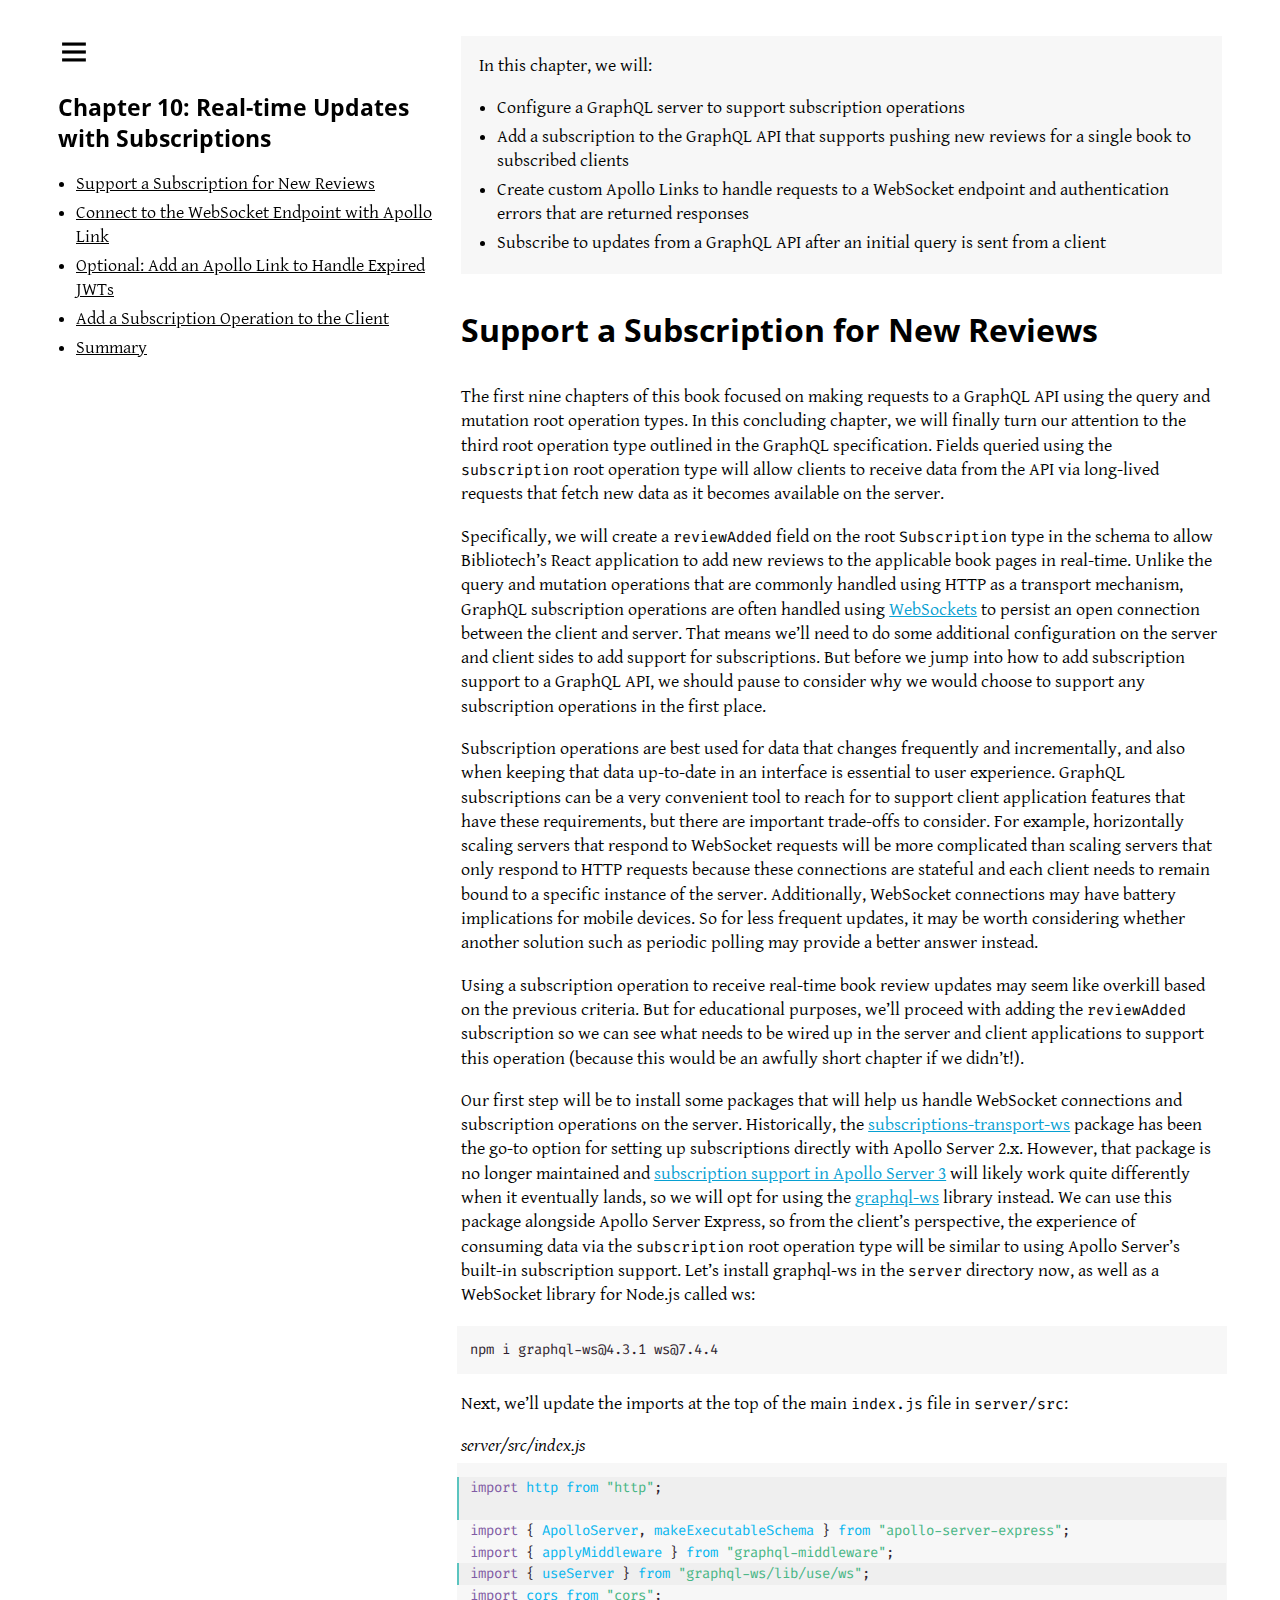
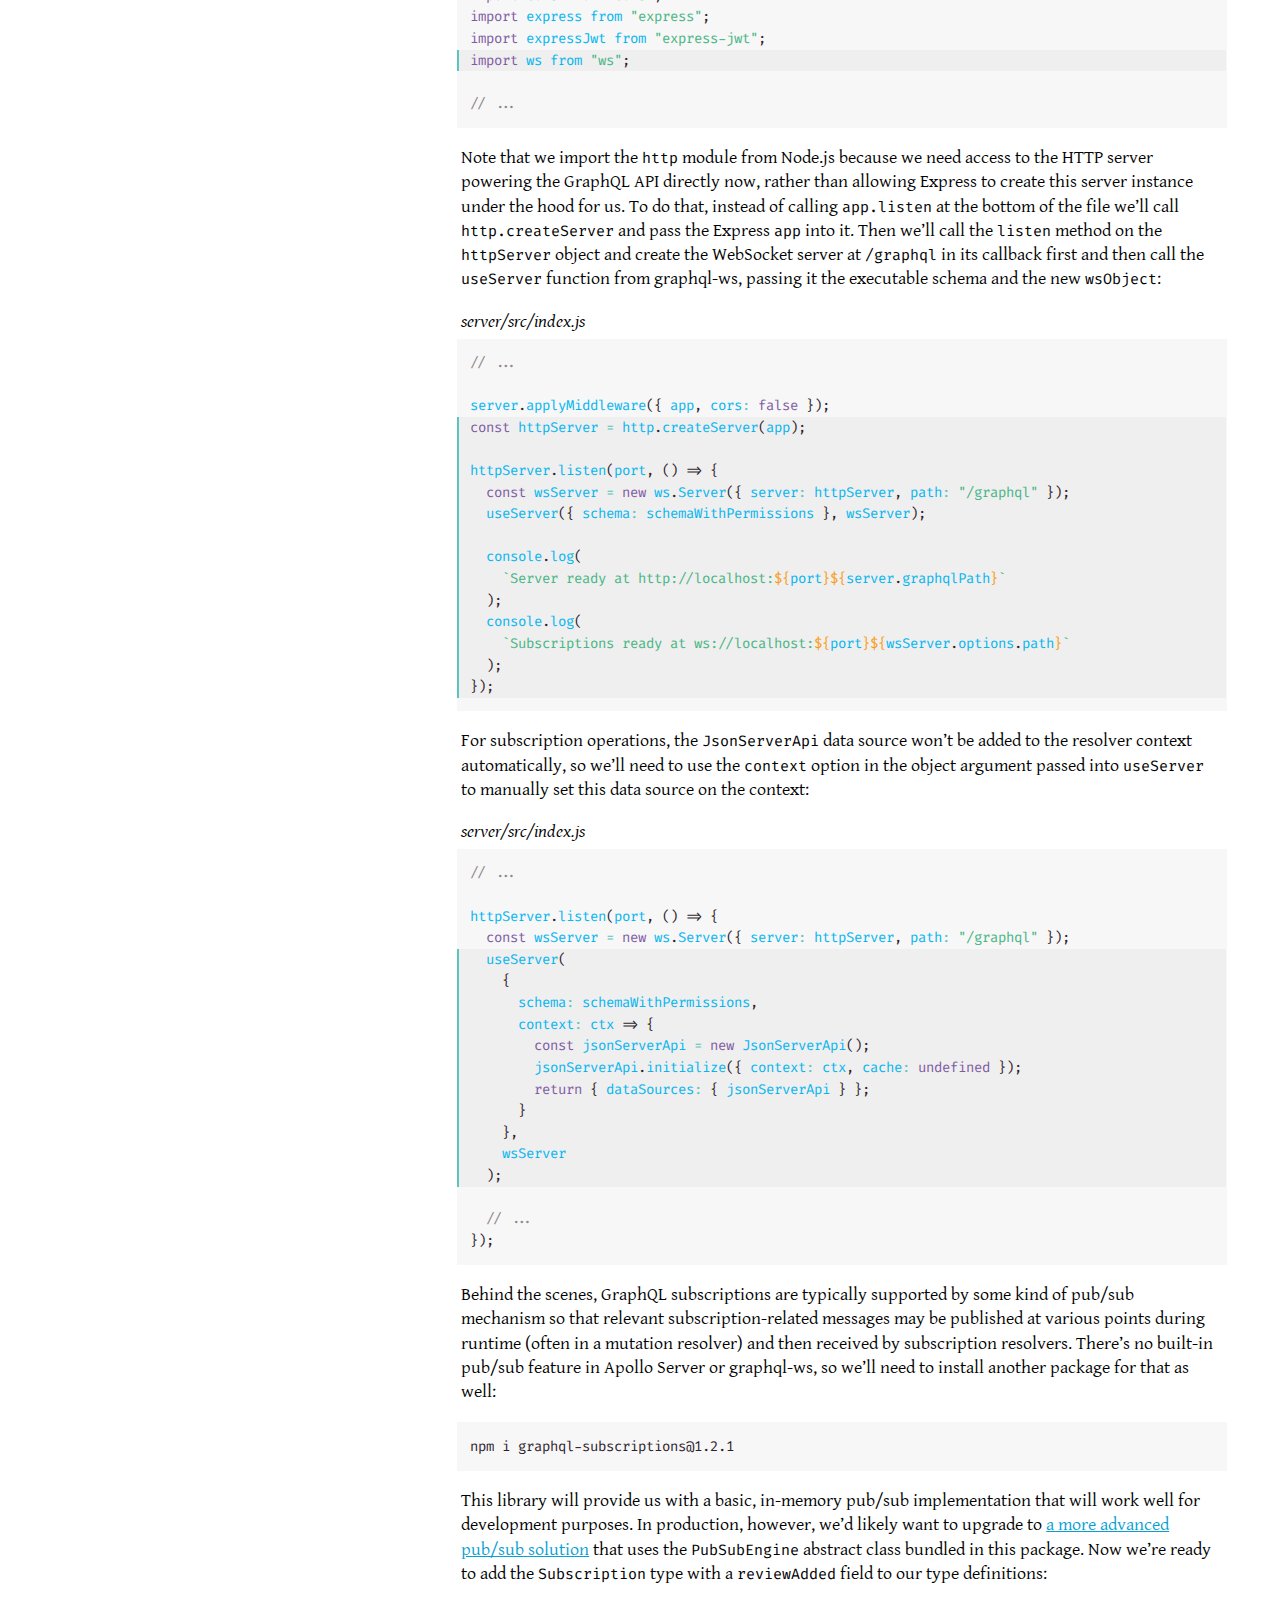
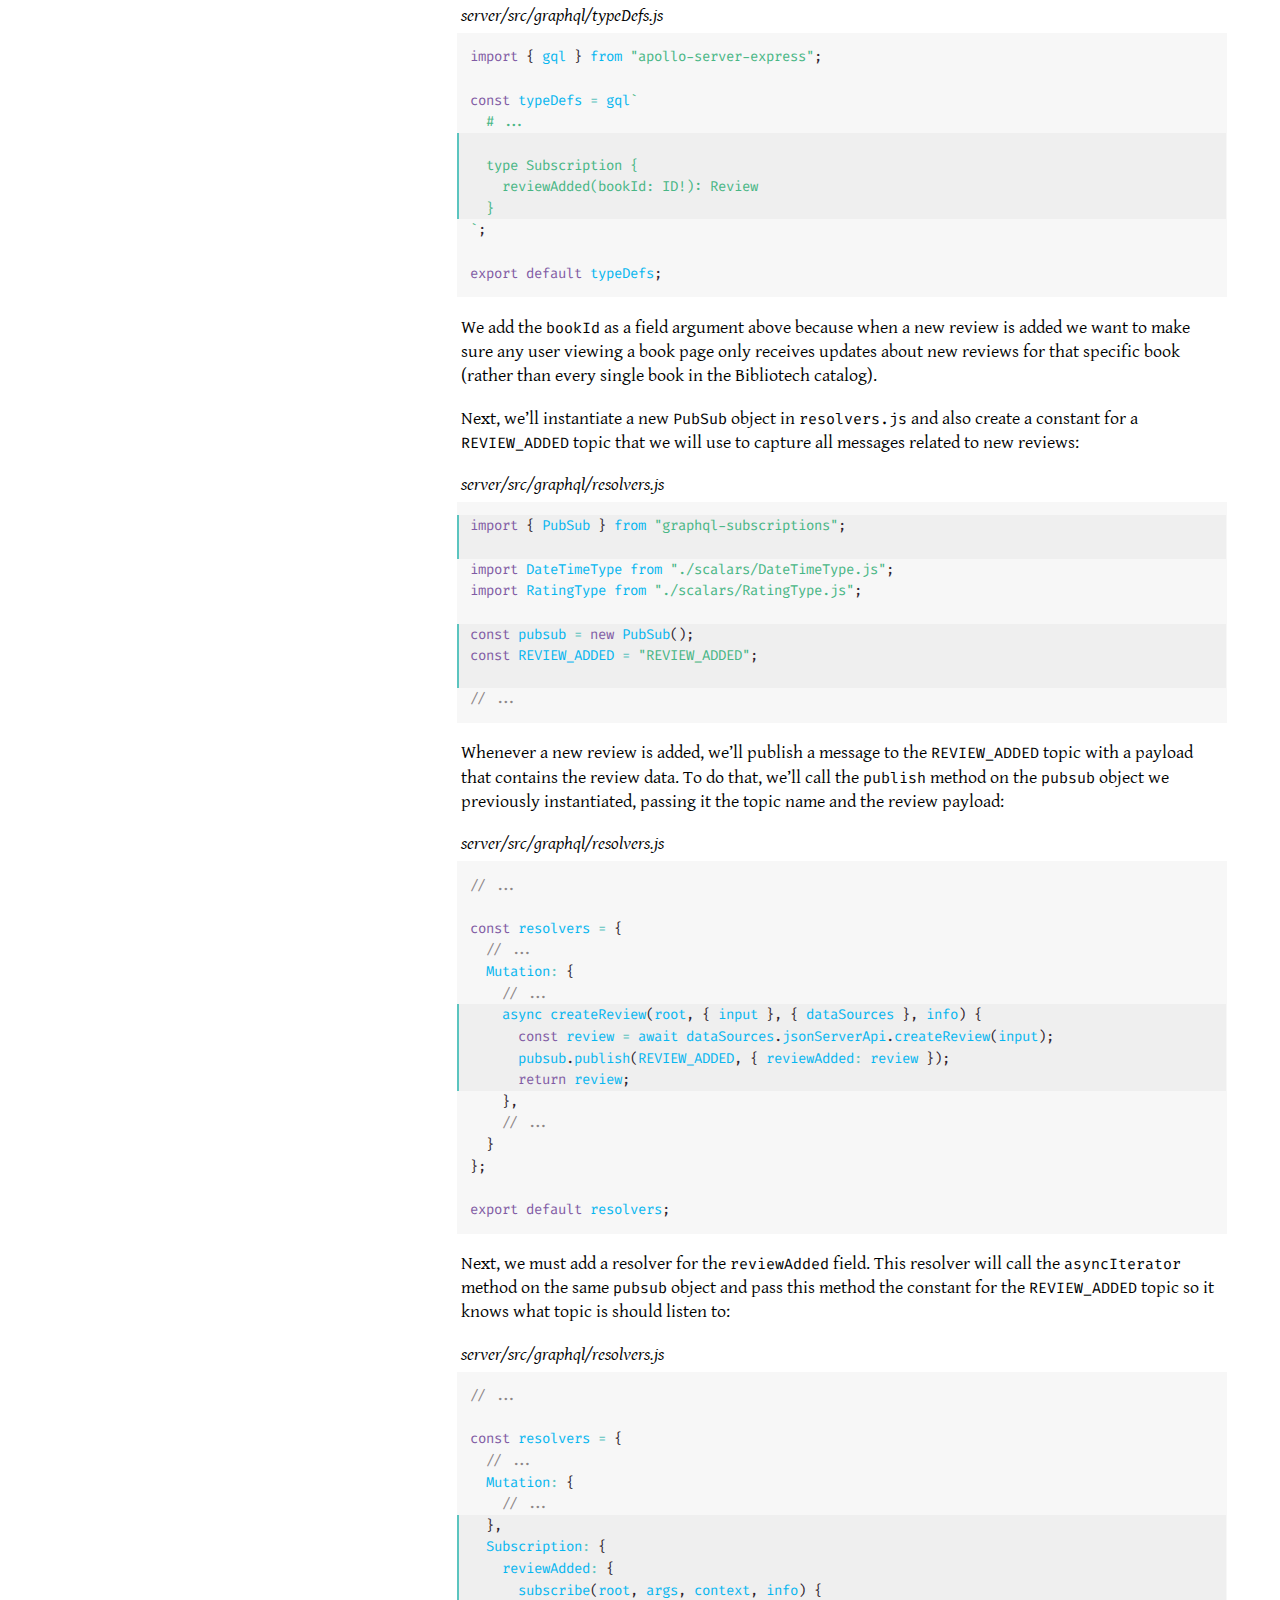
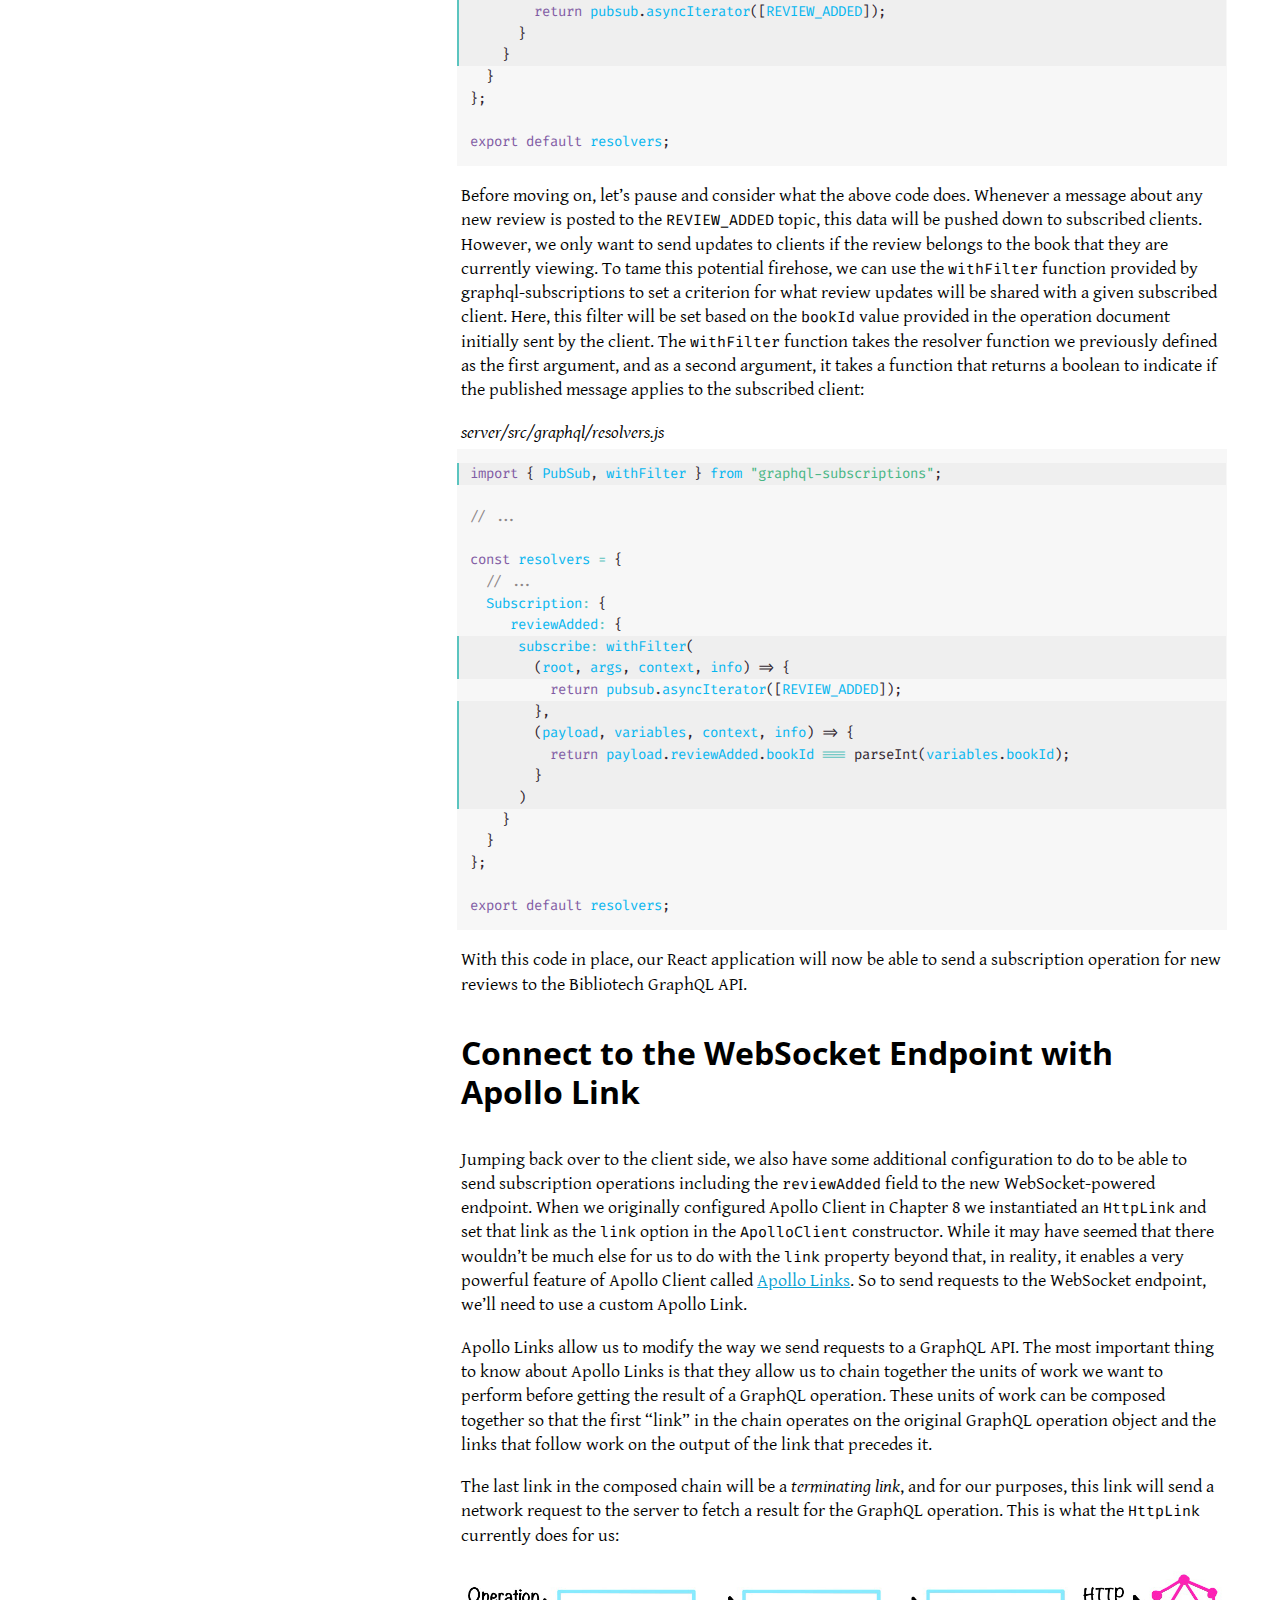
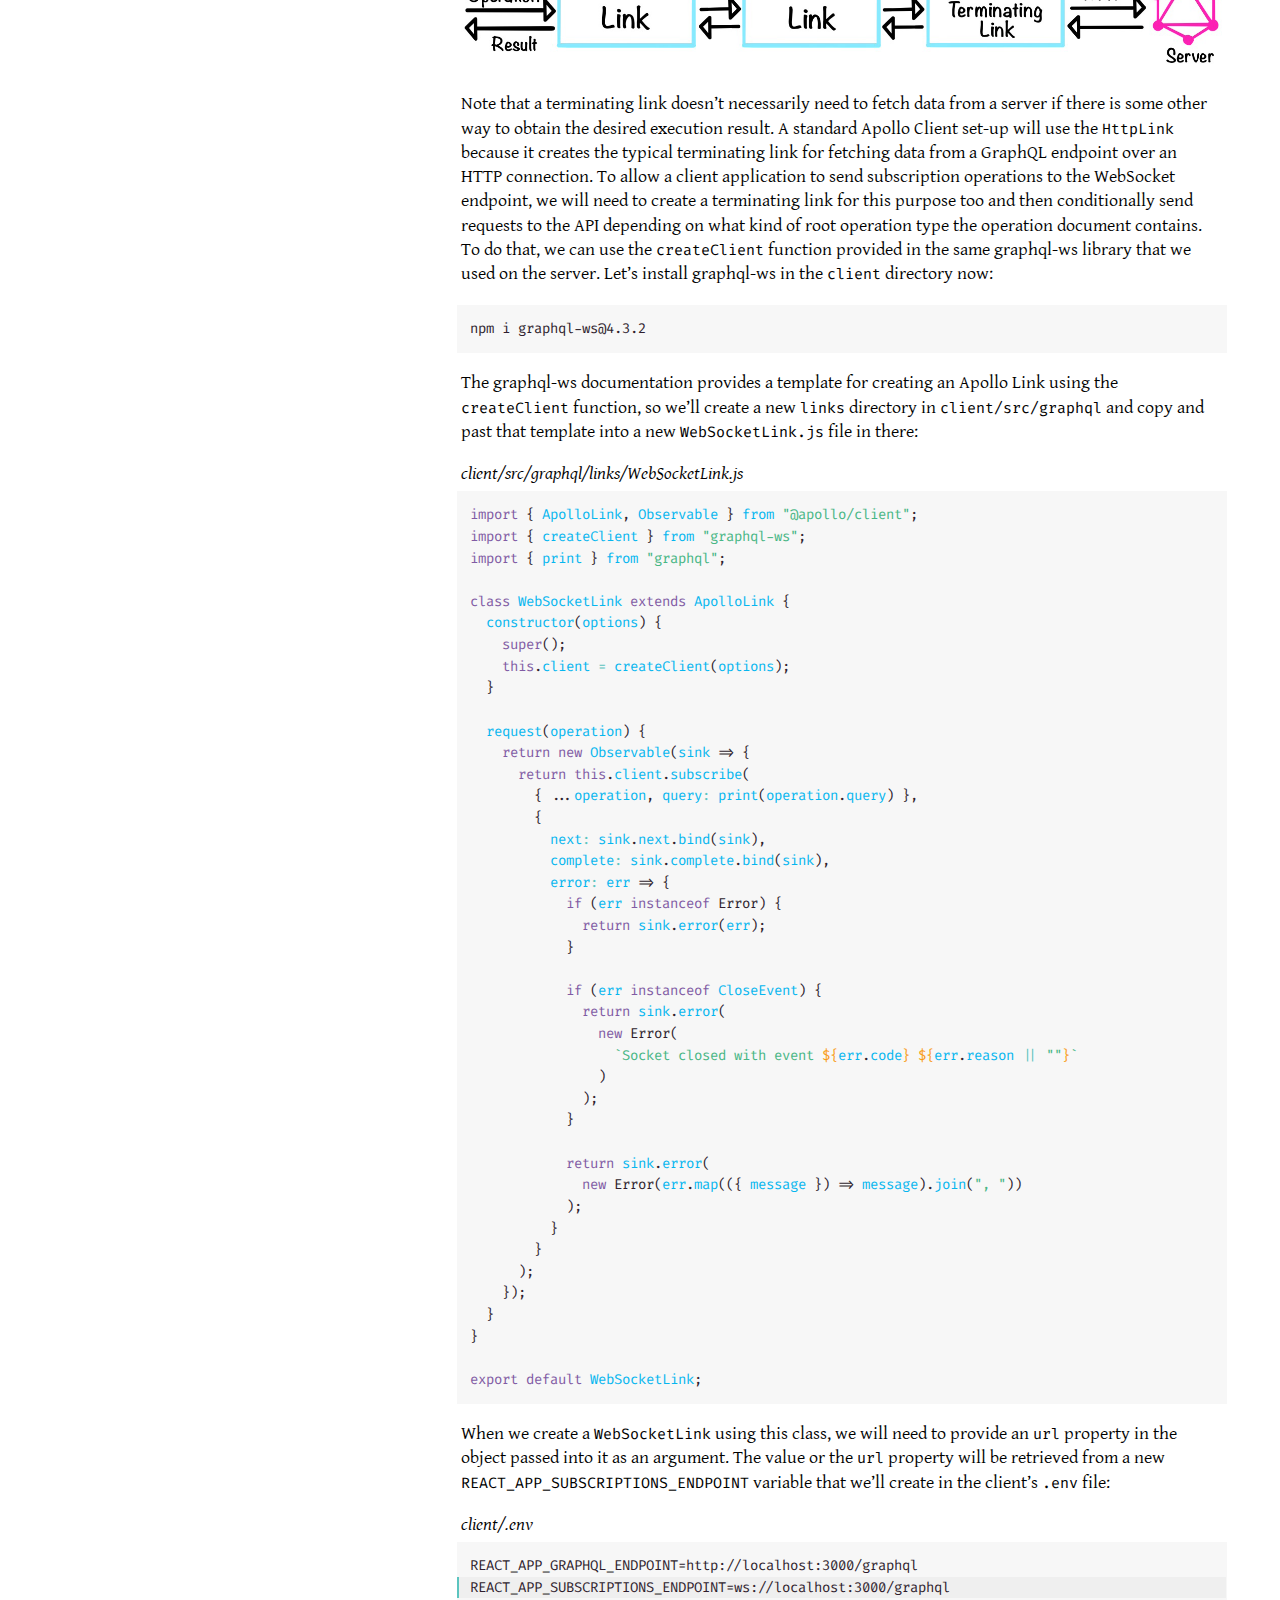
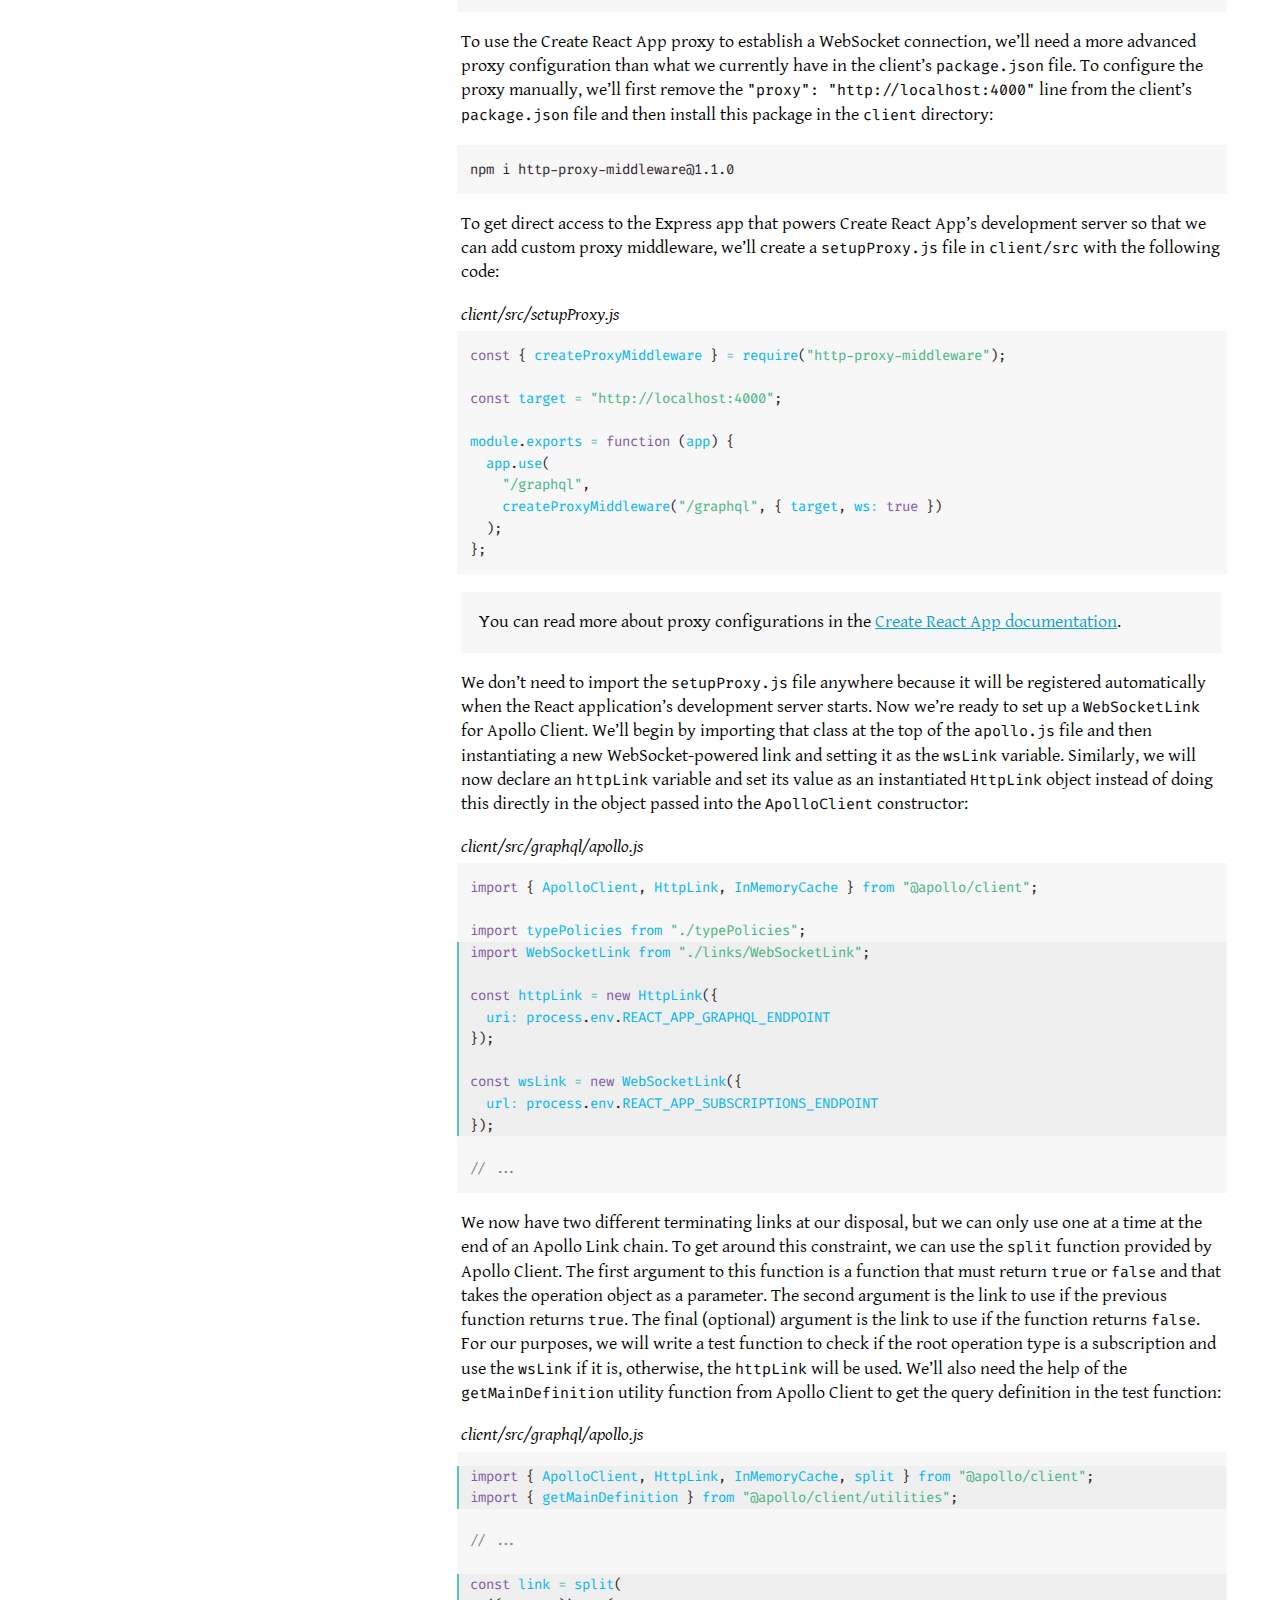
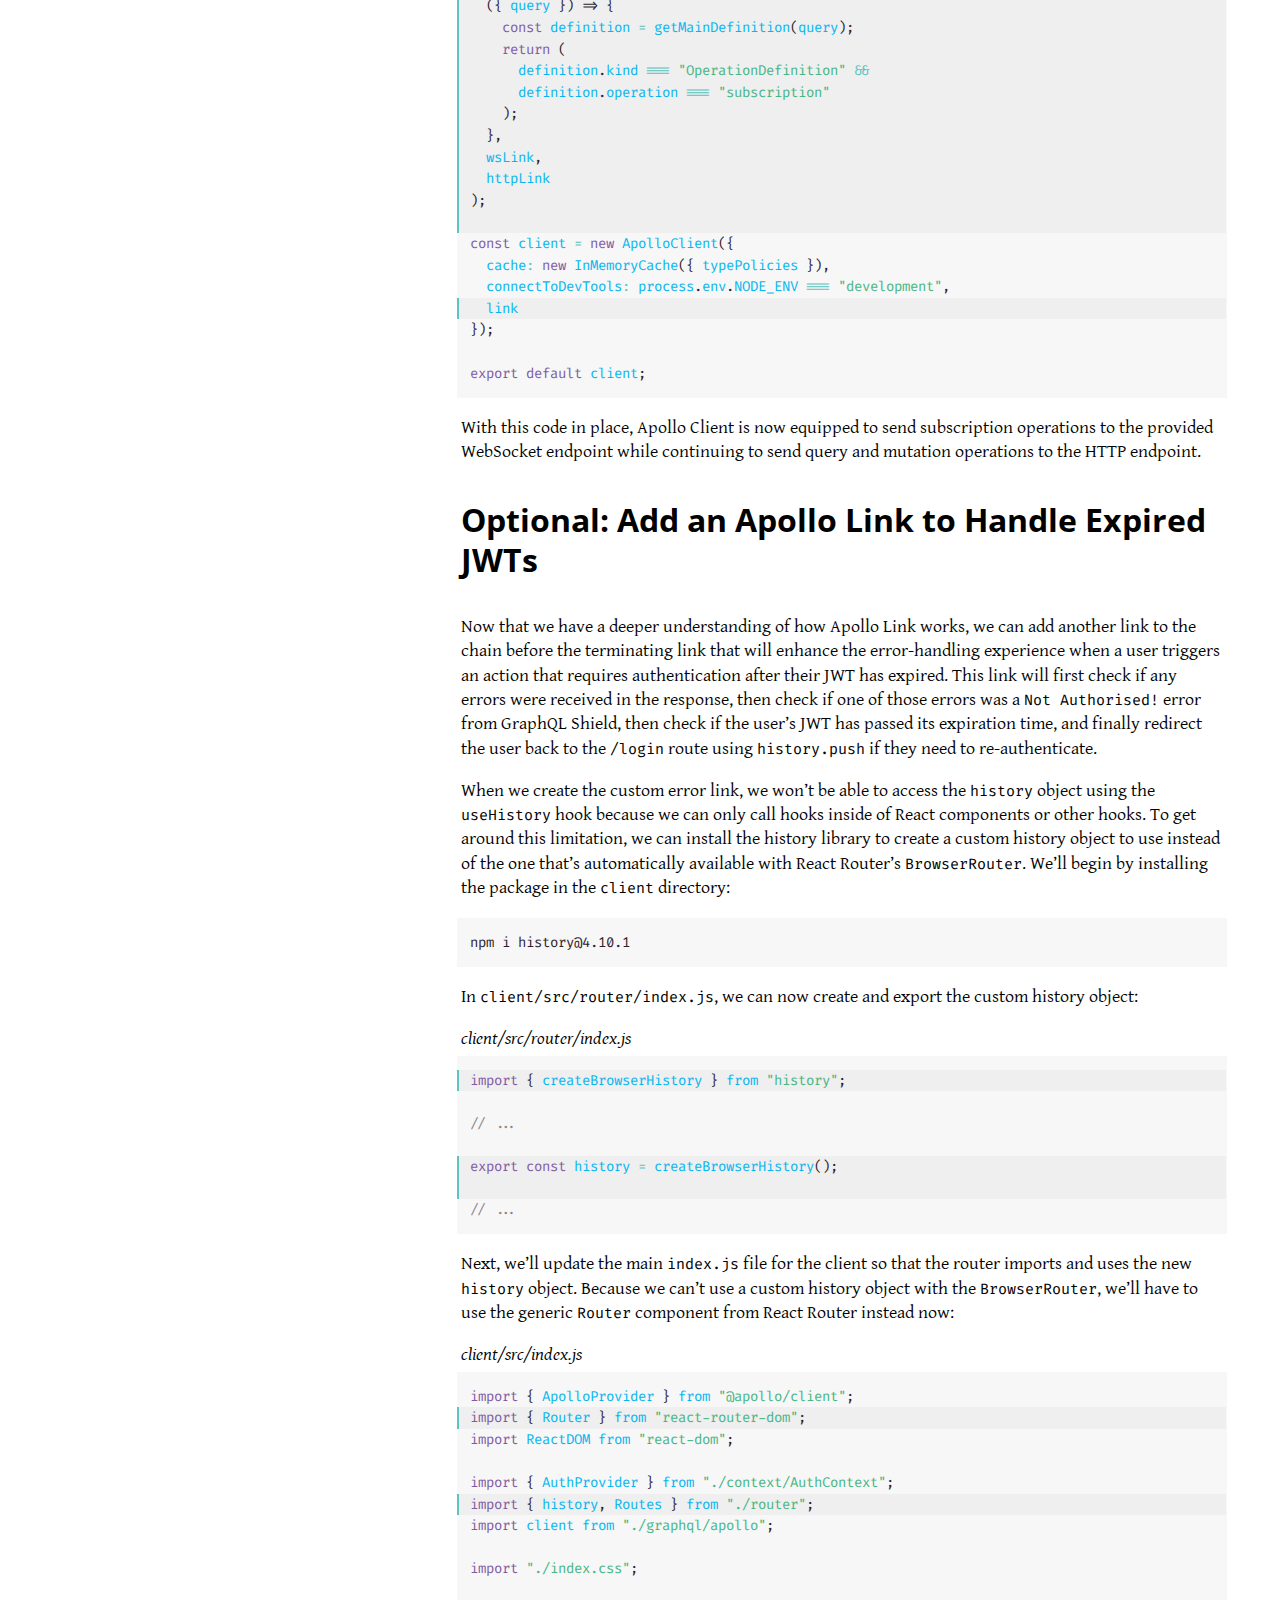
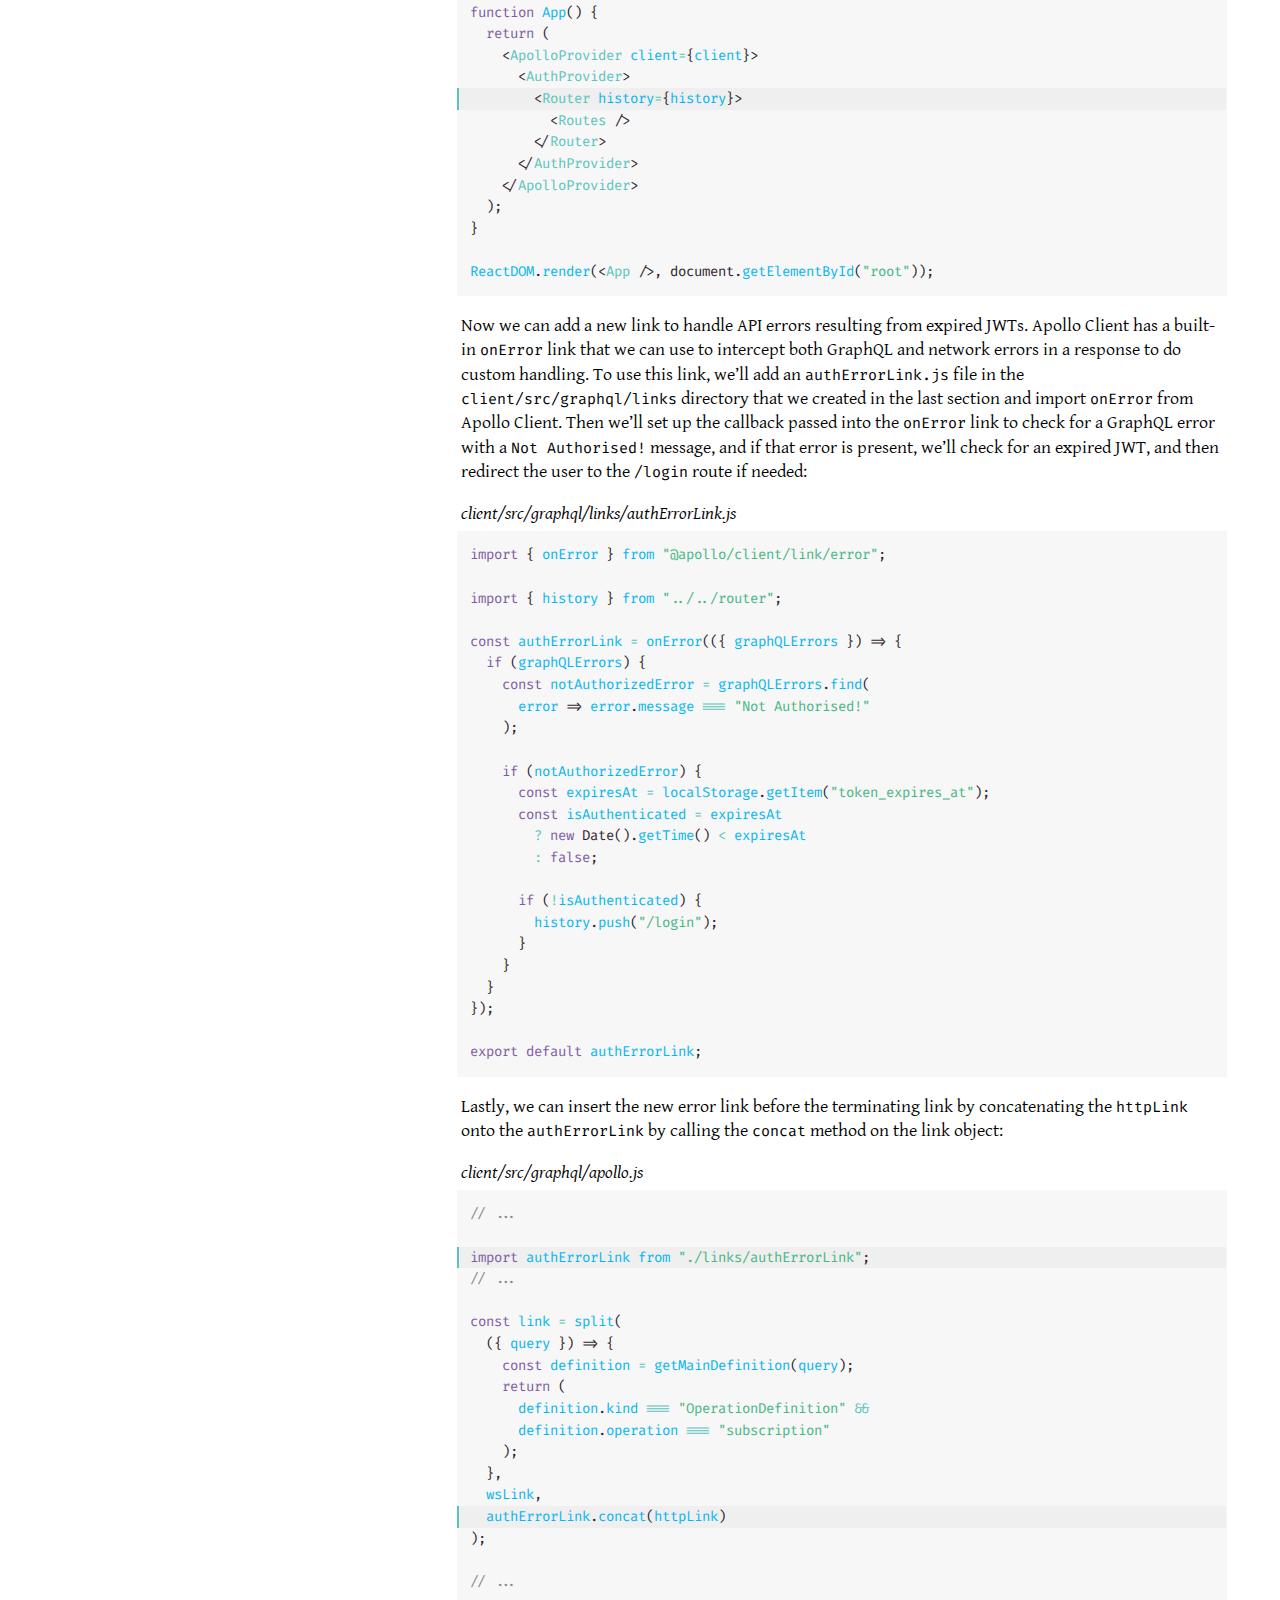
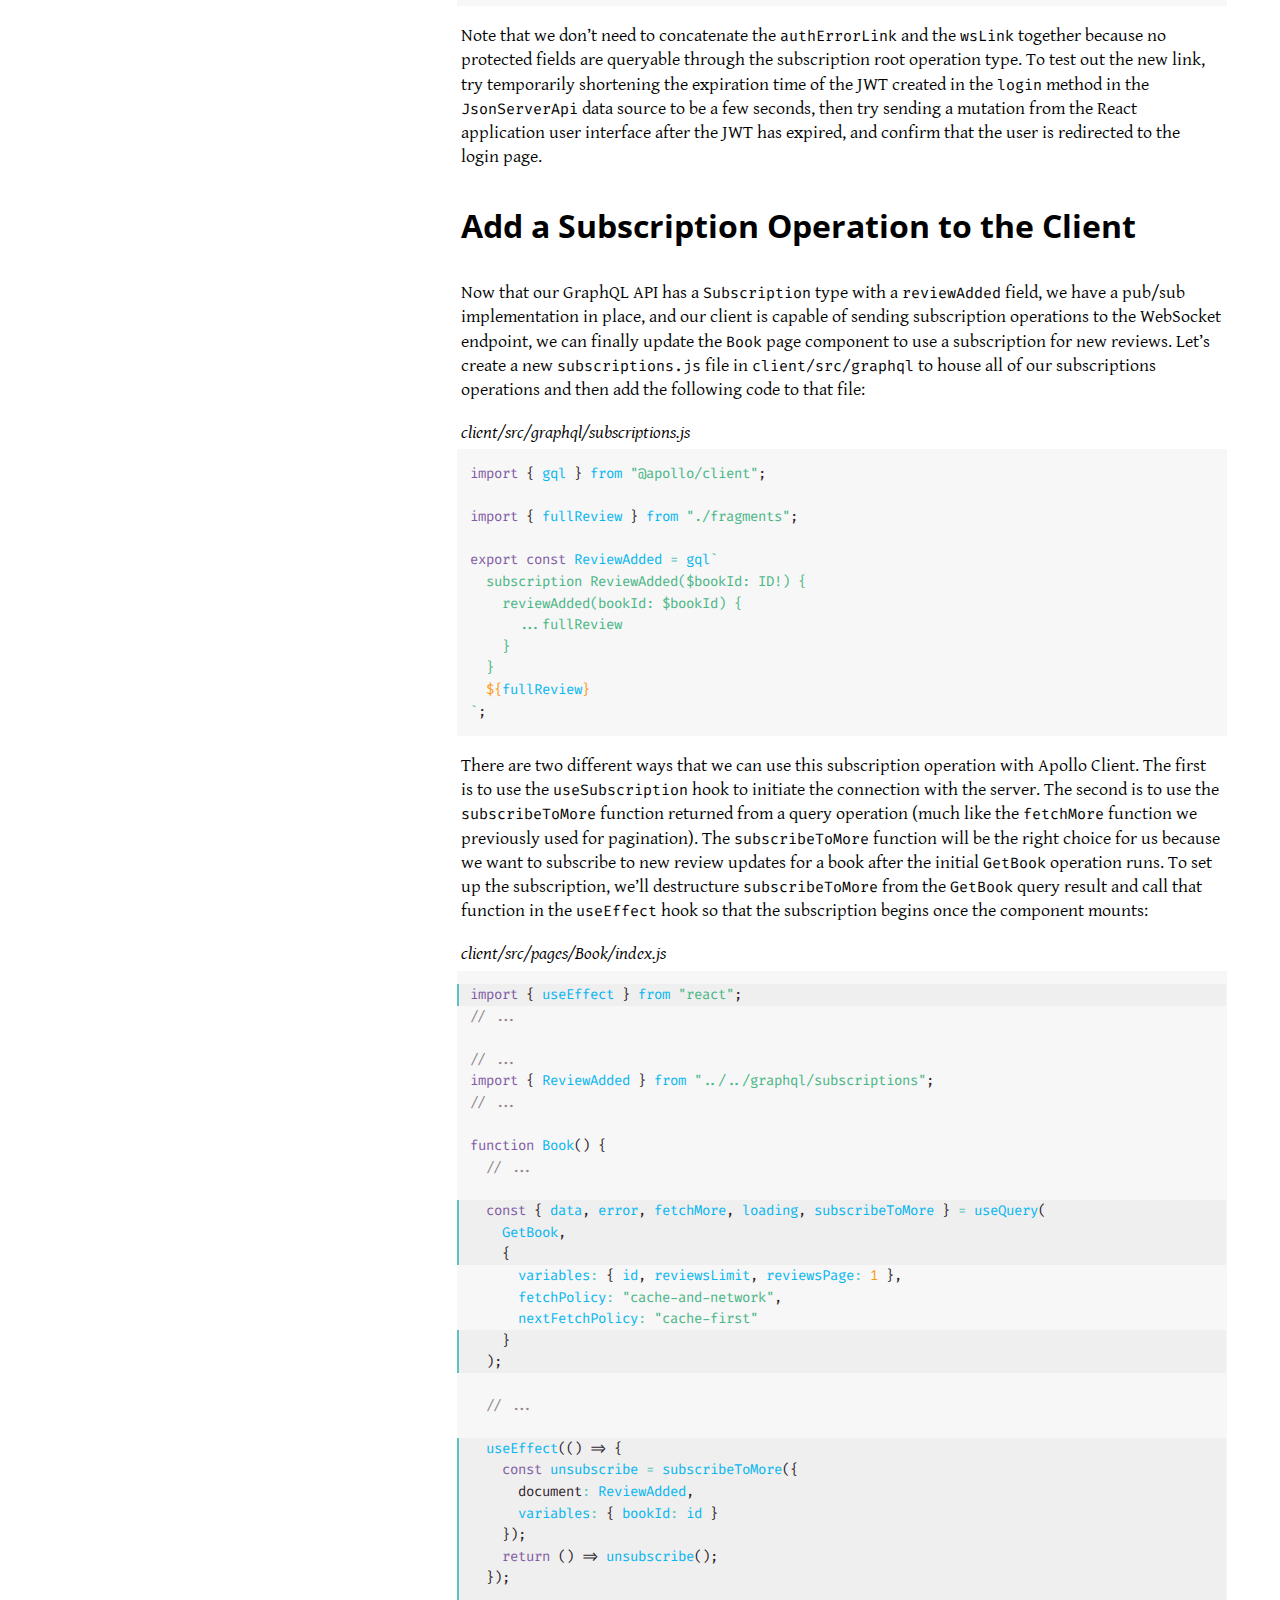
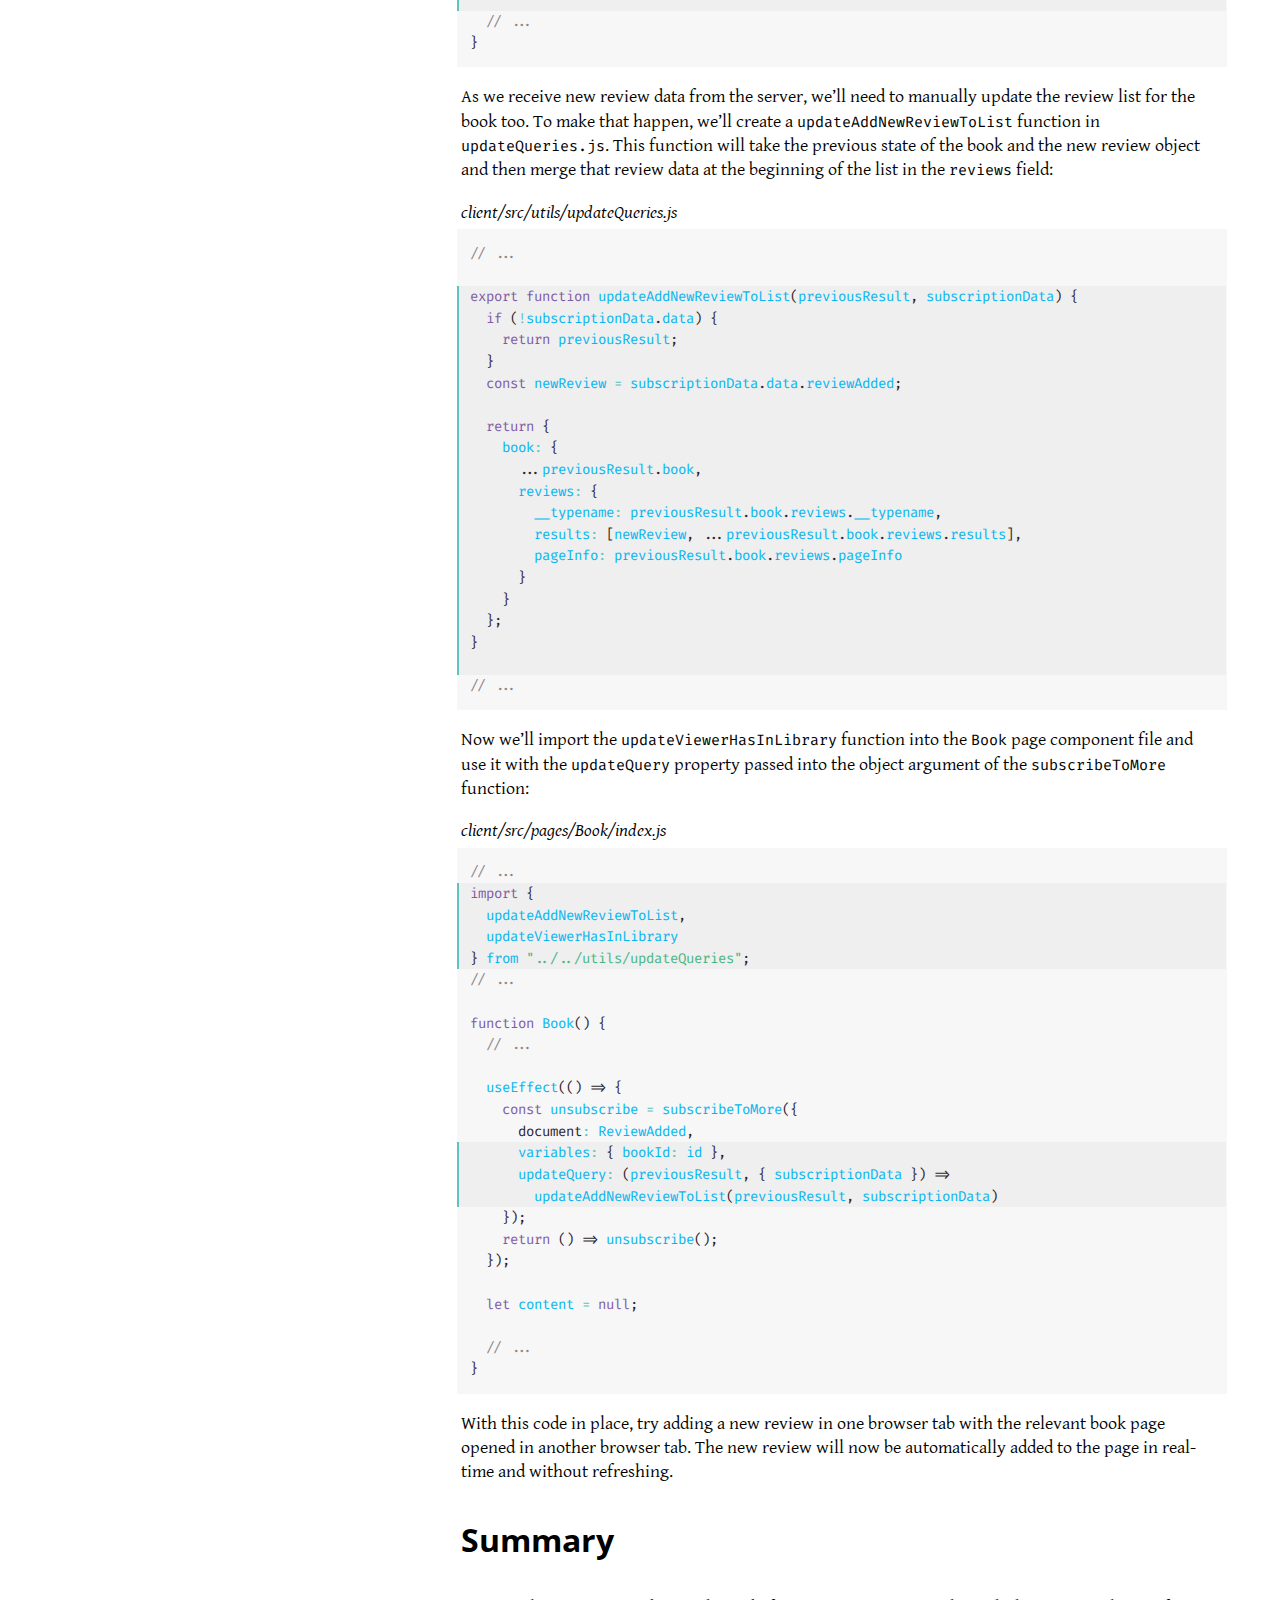
<file: get-going-with-graphql/content/chapter-10/index.html>
<!DOCTYPE html>
<html xmlns="http://www.w3.org/1999/xhtml" lang="en-US" xml:lang="en-US">
<head>
  <meta charset="utf-8" />
  <link rel="icon" href="../../images/favicon.ico" />
  <meta name="generator" content="pandoc" />
  <meta name="viewport" content="width=device-width, initial-scale=1.0, user-scalable=yes" />
  <meta name="author" content="Mandi Wise" />
  <title>Get Going with GraphQL</title>
  <style>
    code{white-space: pre-wrap;}
    span.smallcaps{font-variant: small-caps;}
    span.underline{text-decoration: underline;}
    div.column{display: inline-block; vertical-align: top; width: 50%;}
    div.hanging-indent{margin-left: 1.5em; text-indent: -1.5em;}
    ul.task-list{list-style: none;}
  </style>
  <link rel="stylesheet" href="../../css/web.min.css" />
  <!--[if lt IE 9]>
    <script src="//cdnjs.cloudflare.com/ajax/libs/html5shiv/3.7.3/html5shiv-printshiv.min.js"></script>
  <![endif]-->
</head>
<body>
<div id="masthead">
<div class="close-button-wrapper">
<button id="masthead-close" type="button"><span>Close</span></button>
</div>
<header id="title-block-header">
<h1 class="title">Get Going with GraphQL</h1>
<p class="subtitle">Learn How to Build JavaScript Applications with Apollo Server and Apollo Client</p>
<p class="author">Mandi Wise</p>
</header>
<nav class="book-nav">
<ol class="front-matter-content">
<li><a href="../preface/index.html">Preface</a></li>
</ol>
<ol class="main-matter-content">
<li><a href="../chapter-01/index.html">Up and Running with GraphQL and Apollo Server</a></li>
<li><a href="../chapter-02/index.html">More on Queries</a></li>
<li><a href="../chapter-03/index.html">Mutating Data</a></li>
<li><a href="../chapter-04/index.html">Pagination and Search Queries</a></li>
<li><a href="../chapter-05/index.html">Documentation, Custom Scalars, and Custom Directives</a></li>
<li><a href="../chapter-06/index.html">Authentication and Authorization</a></li>
<li><a href="../chapter-07/index.html">React App Set-up</a></li>
<li><a href="../chapter-08/index.html">Apollo Client with User Authentication</a></li>
<li><a href="../chapter-09/index.html">Pagination, Mutations, and the Apollo Client Cache</a></li>
<li><a href="../chapter-10/index.html">Real-time Updates with Subscriptions</a></li>
</ol>
<ol class="back-matter-content">
<li><a href="../appendix-a/index.html">Appendix A</a></li>
<li><a href="../about-the-author/index.html">About the Author</a></li>
<li><a href="../changelog/index.html">Changelog</a></li>
</ol>
<img src="../../images/8bp-logo-white.svg" class="logo" alt="8-Bit Press Inc. logo" />
</nav>
</div>
<div id="chapter">
<div class="chapter-nav">
<nav id="TOC" role="doc-toc">
<button id="masthead-open" type="button"><span>Book Navigation</span></button>
<h2 id="toc-title">Contents</h2>
<ul>
<li><a href="#real-time-updates-with-subscriptions">Chapter 10: Real-time Updates with Subscriptions</a>
<ul>
<li><a href="#support-a-subscription-for-new-reviews">Support a Subscription for New Reviews</a></li>
<li><a href="#connect-to-the-websocket-endpoint-with-apollo-link">Connect to the WebSocket Endpoint with Apollo Link</a></li>
<li><a href="#optional-add-an-apollo-link-to-handle-expired-jwts">Optional: Add an Apollo Link to Handle Expired JWTs</a></li>
<li><a href="#add-a-subscription-operation-to-the-client">Add a Subscription Operation to the Client</a></li>
<li><a href="#summary">Summary</a></li>
</ul></li>
</ul>
</nav>
</div>
<div class="content">
<h1 id="real-time-updates-with-subscriptions">Chapter 10: Real-time Updates with Subscriptions</h1>
<div class="boxout">
<p>In this chapter, we will:</p>
<ul>
<li>Configure a GraphQL server to support subscription operations</li>
<li>Add a subscription to the GraphQL API that supports pushing new reviews for a single book to subscribed clients</li>
<li>Create custom Apollo Links to handle requests to a WebSocket endpoint and authentication errors that are returned responses</li>
<li>Subscribe to updates from a GraphQL API after an initial query is sent from a client</li>
</ul>
</div>
<h2 id="support-a-subscription-for-new-reviews">Support a Subscription for New Reviews</h2>
<p>The first nine chapters of this book focused on making requests to a GraphQL API using the query and mutation root operation types. In this concluding chapter, we will finally turn our attention to the third root operation type outlined in the GraphQL specification. Fields queried using the <code>subscription</code> root operation type will allow clients to receive data from the API via long-lived requests that fetch new data as it becomes available on the server.</p>
<p>Specifically, we will create a <code>reviewAdded</code> field on the root <code>Subscription</code> type in the schema to allow Bibliotech’s React application to add new reviews to the applicable book pages in real-time. Unlike the query and mutation operations that are commonly handled using HTTP as a transport mechanism, GraphQL subscription operations are often handled using <a href="https://en.wikipedia.org/wiki/WebSocket">WebSockets</a> to persist an open connection between the client and server. That means we’ll need to do some additional configuration on the server and client sides to add support for subscriptions. But before we jump into how to add subscription support to a GraphQL API, we should pause to consider why we would choose to support any subscription operations in the first place.</p>
<p>Subscription operations are best used for data that changes frequently and incrementally, and also when keeping that data up-to-date in an interface is essential to user experience. GraphQL subscriptions can be a very convenient tool to reach for to support client application features that have these requirements, but there are important trade-offs to consider. For example, horizontally scaling servers that respond to WebSocket requests will be more complicated than scaling servers that only respond to HTTP requests because these connections are stateful and each client needs to remain bound to a specific instance of the server. Additionally, WebSocket connections may have battery implications for mobile devices. So for less frequent updates, it may be worth considering whether another solution such as periodic polling may provide a better answer instead.</p>
<p>Using a subscription operation to receive real-time book review updates may seem like overkill based on the previous criteria. But for educational purposes, we’ll proceed with adding the <code>reviewAdded</code> subscription so we can see what needs to be wired up in the server and client applications to support this operation (because this would be an awfully short chapter if we didn’t!).</p>
<p>Our first step will be to install some packages that will help us handle WebSocket connections and subscription operations on the server. Historically, the <a href="https://github.com/apollographql/subscriptions-transport-ws">subscriptions-transport-ws</a> package has been the go-to option for setting up subscriptions directly with Apollo Server 2.x. However, that package is no longer maintained and <a href="https://github.com/apollographql/apollo-server/issues/2360#issuecomment-803149134">subscription support in Apollo Server 3</a> will likely work quite differently when it eventually lands, so we will opt for using the <a href="https://github.com/enisdenjo/graphql-ws">graphql-ws</a> library instead. We can use this package alongside Apollo Server Express, so from the client’s perspective, the experience of consuming data via the <code>subscription</code> root operation type will be similar to using Apollo Server’s built-in subscription support. Let’s install graphql-ws in the <code>server</code> directory now, as well as a WebSocket library for Node.js called ws:</p>
<div class="highlight"><pre><span></span>npm i graphql-ws@4.3.1 ws@7.4.4
</pre></div>

<p>Next, we’ll update the imports at the top of the main <code>index.js</code> file in <code>server/src</code>:</p>
<p></p>
<div class="code-context">
<p>server/src/index.js</p>
</div>
<div class="highlight"><pre><span></span><span class="hll"><span class="kr">import</span> <span class="nx">http</span> <span class="nx">from</span> <span class="s2">&quot;http&quot;</span><span class="p">;</span>
</span><span class="hll">
</span><span class="kr">import</span> <span class="p">{</span> <span class="nx">ApolloServer</span><span class="p">,</span> <span class="nx">makeExecutableSchema</span> <span class="p">}</span> <span class="nx">from</span> <span class="s2">&quot;apollo-server-express&quot;</span><span class="p">;</span>
<span class="kr">import</span> <span class="p">{</span> <span class="nx">applyMiddleware</span> <span class="p">}</span> <span class="nx">from</span> <span class="s2">&quot;graphql-middleware&quot;</span><span class="p">;</span>
<span class="hll"><span class="kr">import</span> <span class="p">{</span> <span class="nx">useServer</span> <span class="p">}</span> <span class="nx">from</span> <span class="s2">&quot;graphql-ws/lib/use/ws&quot;</span><span class="p">;</span>
</span><span class="kr">import</span> <span class="nx">cors</span> <span class="nx">from</span> <span class="s2">&quot;cors&quot;</span><span class="p">;</span>
<span class="kr">import</span> <span class="nx">express</span> <span class="nx">from</span> <span class="s2">&quot;express&quot;</span><span class="p">;</span>
<span class="kr">import</span> <span class="nx">expressJwt</span> <span class="nx">from</span> <span class="s2">&quot;express-jwt&quot;</span><span class="p">;</span>
<span class="hll"><span class="kr">import</span> <span class="nx">ws</span> <span class="nx">from</span> <span class="s2">&quot;ws&quot;</span><span class="p">;</span>
</span>
<span class="c1">// ...</span>
</pre></div>

<p>Note that we import the <code>http</code> module from Node.js because we need access to the HTTP server powering the GraphQL API directly now, rather than allowing Express to create this server instance under the hood for us. To do that, instead of calling <code>app.listen</code> at the bottom of the file we’ll call <code>http.createServer</code> and pass the Express <code>app</code> into it. Then we’ll call the <code>listen</code> method on the <code>httpServer</code> object and create the WebSocket server at <code>/graphql</code> in its callback first and then call the <code>useServer</code> function from graphql-ws, passing it the executable schema and the new <code>wsObject</code>:</p>
<p></p>
<div class="code-context">
<p>server/src/index.js</p>
</div>
<div class="highlight"><pre><span></span><span class="c1">// ...</span>

<span class="nx">server</span><span class="p">.</span><span class="nx">applyMiddleware</span><span class="p">({</span> <span class="nx">app</span><span class="p">,</span> <span class="nx">cors</span><span class="o">:</span> <span class="kc">false</span> <span class="p">});</span>
<span class="hll"><span class="kr">const</span> <span class="nx">httpServer</span> <span class="o">=</span> <span class="nx">http</span><span class="p">.</span><span class="nx">createServer</span><span class="p">(</span><span class="nx">app</span><span class="p">);</span>
</span><span class="hll">
</span><span class="hll"><span class="nx">httpServer</span><span class="p">.</span><span class="nx">listen</span><span class="p">(</span><span class="nx">port</span><span class="p">,</span> <span class="p">()</span> <span class="p">=&gt;</span> <span class="p">{</span>
</span><span class="hll">  <span class="kr">const</span> <span class="nx">wsServer</span> <span class="o">=</span> <span class="k">new</span> <span class="nx">ws</span><span class="p">.</span><span class="nx">Server</span><span class="p">({</span> <span class="nx">server</span><span class="o">:</span> <span class="nx">httpServer</span><span class="p">,</span> <span class="nx">path</span><span class="o">:</span> <span class="s2">&quot;/graphql&quot;</span> <span class="p">});</span>
</span><span class="hll">  <span class="nx">useServer</span><span class="p">({</span> <span class="nx">schema</span><span class="o">:</span> <span class="nx">schemaWithPermissions</span> <span class="p">},</span> <span class="nx">wsServer</span><span class="p">);</span>
</span><span class="hll">
</span><span class="hll">  <span class="nx">console</span><span class="p">.</span><span class="nx">log</span><span class="p">(</span>
</span><span class="hll">    <span class="sb">`Server ready at http://localhost:</span><span class="si">${</span><span class="nx">port</span><span class="si">}${</span><span class="nx">server</span><span class="p">.</span><span class="nx">graphqlPath</span><span class="si">}</span><span class="sb">`</span>
</span><span class="hll">  <span class="p">);</span>
</span><span class="hll">  <span class="nx">console</span><span class="p">.</span><span class="nx">log</span><span class="p">(</span>
</span><span class="hll">    <span class="sb">`Subscriptions ready at ws://localhost:</span><span class="si">${</span><span class="nx">port</span><span class="si">}${</span><span class="nx">wsServer</span><span class="p">.</span><span class="nx">options</span><span class="p">.</span><span class="nx">path</span><span class="si">}</span><span class="sb">`</span>
</span><span class="hll">  <span class="p">);</span>
</span><span class="hll"><span class="p">});</span>
</span></pre></div>

<p>For subscription operations, the <code>JsonServerApi</code> data source won’t be added to the resolver context automatically, so we’ll need to use the <code>context</code> option in the object argument passed into <code>useServer</code> to manually set this data source on the context:</p>
<p></p>
<div class="code-context">
<p>server/src/index.js</p>
</div>
<div class="highlight"><pre><span></span><span class="c1">// ...</span>

<span class="nx">httpServer</span><span class="p">.</span><span class="nx">listen</span><span class="p">(</span><span class="nx">port</span><span class="p">,</span> <span class="p">()</span> <span class="p">=&gt;</span> <span class="p">{</span>
  <span class="kr">const</span> <span class="nx">wsServer</span> <span class="o">=</span> <span class="k">new</span> <span class="nx">ws</span><span class="p">.</span><span class="nx">Server</span><span class="p">({</span> <span class="nx">server</span><span class="o">:</span> <span class="nx">httpServer</span><span class="p">,</span> <span class="nx">path</span><span class="o">:</span> <span class="s2">&quot;/graphql&quot;</span> <span class="p">});</span>
<span class="hll">  <span class="nx">useServer</span><span class="p">(</span>
</span><span class="hll">    <span class="p">{</span>
</span><span class="hll">      <span class="nx">schema</span><span class="o">:</span> <span class="nx">schemaWithPermissions</span><span class="p">,</span>
</span><span class="hll">      <span class="nx">context</span><span class="o">:</span> <span class="nx">ctx</span> <span class="p">=&gt;</span> <span class="p">{</span>
</span><span class="hll">        <span class="kr">const</span> <span class="nx">jsonServerApi</span> <span class="o">=</span> <span class="k">new</span> <span class="nx">JsonServerApi</span><span class="p">();</span>
</span><span class="hll">        <span class="nx">jsonServerApi</span><span class="p">.</span><span class="nx">initialize</span><span class="p">({</span> <span class="nx">context</span><span class="o">:</span> <span class="nx">ctx</span><span class="p">,</span> <span class="nx">cache</span><span class="o">:</span> <span class="kc">undefined</span> <span class="p">});</span>
</span><span class="hll">        <span class="k">return</span> <span class="p">{</span> <span class="nx">dataSources</span><span class="o">:</span> <span class="p">{</span> <span class="nx">jsonServerApi</span> <span class="p">}</span> <span class="p">};</span>
</span><span class="hll">      <span class="p">}</span>
</span><span class="hll">    <span class="p">},</span>
</span><span class="hll">    <span class="nx">wsServer</span>
</span><span class="hll">  <span class="p">);</span>
</span>
  <span class="c1">// ...</span>
<span class="p">});</span>
</pre></div>

<p>Behind the scenes, GraphQL subscriptions are typically supported by some kind of pub/sub mechanism so that relevant subscription-related messages may be published at various points during runtime (often in a mutation resolver) and then received by subscription resolvers. There’s no built-in pub/sub feature in Apollo Server or graphql-ws, so we’ll need to install another package for that as well:</p>
<div class="highlight"><pre><span></span>npm i graphql-subscriptions@1.2.1
</pre></div>

<p>This library will provide us with a basic, in-memory pub/sub implementation that will work well for development purposes. In production, however, we’d likely want to upgrade to <a href="https://github.com/apollographql/graphql-subscriptions#pubsub-implementations">a more advanced pub/sub solution</a> that uses the <code>PubSubEngine</code> abstract class bundled in this package. Now we’re ready to add the <code>Subscription</code> type with a <code>reviewAdded</code> field to our type definitions:</p>
<p></p>
<div class="code-context">
<p>server/src/graphql/typeDefs.js</p>
</div>
<div class="highlight"><pre><span></span><span class="kr">import</span> <span class="p">{</span> <span class="nx">gql</span> <span class="p">}</span> <span class="nx">from</span> <span class="s2">&quot;apollo-server-express&quot;</span><span class="p">;</span>

<span class="kr">const</span> <span class="nx">typeDefs</span> <span class="o">=</span> <span class="nx">gql</span><span class="sb">`</span>
<span class="sb">  # ...</span>
<span class="hll">
</span><span class="hll"><span class="sb">  type Subscription {</span>
</span><span class="hll"><span class="sb">    reviewAdded(bookId: ID!): Review</span>
</span><span class="hll"><span class="sb">  }</span>
</span><span class="sb">`</span><span class="p">;</span>

<span class="kr">export</span> <span class="k">default</span> <span class="nx">typeDefs</span><span class="p">;</span>
</pre></div>

<p>We add the <code>bookId</code> as a field argument above because when a new review is added we want to make sure any user viewing a book page only receives updates about new reviews for that specific book (rather than every single book in the Bibliotech catalog).</p>
<p>Next, we’ll instantiate a new <code>PubSub</code> object in <code>resolvers.js</code> and also create a constant for a <code>REVIEW_ADDED</code> topic that we will use to capture all messages related to new reviews:</p>
<p></p>
<div class="code-context">
<p>server/src/graphql/resolvers.js</p>
</div>
<div class="highlight"><pre><span></span><span class="hll"><span class="kr">import</span> <span class="p">{</span> <span class="nx">PubSub</span> <span class="p">}</span> <span class="nx">from</span> <span class="s2">&quot;graphql-subscriptions&quot;</span><span class="p">;</span>
</span><span class="hll">
</span><span class="kr">import</span> <span class="nx">DateTimeType</span> <span class="nx">from</span> <span class="s2">&quot;./scalars/DateTimeType.js&quot;</span><span class="p">;</span>
<span class="kr">import</span> <span class="nx">RatingType</span> <span class="nx">from</span> <span class="s2">&quot;./scalars/RatingType.js&quot;</span><span class="p">;</span>

<span class="hll"><span class="kr">const</span> <span class="nx">pubsub</span> <span class="o">=</span> <span class="k">new</span> <span class="nx">PubSub</span><span class="p">();</span>
</span><span class="hll"><span class="kr">const</span> <span class="nx">REVIEW_ADDED</span> <span class="o">=</span> <span class="s2">&quot;REVIEW_ADDED&quot;</span><span class="p">;</span>
</span><span class="hll">
</span><span class="c1">// ...</span>
</pre></div>

<p>Whenever a new review is added, we’ll publish a message to the <code>REVIEW_ADDED</code> topic with a payload that contains the review data. To do that, we’ll call the <code>publish</code> method on the <code>pubsub</code> object we previously instantiated, passing it the topic name and the review payload:</p>
<p></p>
<div class="code-context">
<p>server/src/graphql/resolvers.js</p>
</div>
<div class="highlight"><pre><span></span><span class="c1">// ...</span>

<span class="kr">const</span> <span class="nx">resolvers</span> <span class="o">=</span> <span class="p">{</span>
  <span class="c1">// ...</span>
  <span class="nx">Mutation</span><span class="o">:</span> <span class="p">{</span>
    <span class="c1">// ...</span>
<span class="hll">    <span class="nx">async</span> <span class="nx">createReview</span><span class="p">(</span><span class="nx">root</span><span class="p">,</span> <span class="p">{</span> <span class="nx">input</span> <span class="p">},</span> <span class="p">{</span> <span class="nx">dataSources</span> <span class="p">},</span> <span class="nx">info</span><span class="p">)</span> <span class="p">{</span>
</span><span class="hll">      <span class="kr">const</span> <span class="nx">review</span> <span class="o">=</span> <span class="nx">await</span> <span class="nx">dataSources</span><span class="p">.</span><span class="nx">jsonServerApi</span><span class="p">.</span><span class="nx">createReview</span><span class="p">(</span><span class="nx">input</span><span class="p">);</span>
</span><span class="hll">      <span class="nx">pubsub</span><span class="p">.</span><span class="nx">publish</span><span class="p">(</span><span class="nx">REVIEW_ADDED</span><span class="p">,</span> <span class="p">{</span> <span class="nx">reviewAdded</span><span class="o">:</span> <span class="nx">review</span> <span class="p">});</span>
</span><span class="hll">      <span class="k">return</span> <span class="nx">review</span><span class="p">;</span>
</span>    <span class="p">},</span>
    <span class="c1">// ...</span>
  <span class="p">}</span>
<span class="p">};</span>

<span class="kr">export</span> <span class="k">default</span> <span class="nx">resolvers</span><span class="p">;</span>
</pre></div>

<p>Next, we must add a resolver for the <code>reviewAdded</code> field. This resolver will call the <code>asyncIterator</code> method on the same <code>pubsub</code> object and pass this method the constant for the <code>REVIEW_ADDED</code> topic so it knows what topic is should listen to:</p>
<p></p>
<div class="code-context">
<p>server/src/graphql/resolvers.js</p>
</div>
<div class="highlight"><pre><span></span><span class="c1">// ...</span>

<span class="kr">const</span> <span class="nx">resolvers</span> <span class="o">=</span> <span class="p">{</span>
  <span class="c1">// ...</span>
  <span class="nx">Mutation</span><span class="o">:</span> <span class="p">{</span>
    <span class="c1">// ...</span>
<span class="hll">  <span class="p">},</span>
</span><span class="hll">  <span class="nx">Subscription</span><span class="o">:</span> <span class="p">{</span>
</span><span class="hll">    <span class="nx">reviewAdded</span><span class="o">:</span> <span class="p">{</span>
</span><span class="hll">      <span class="nx">subscribe</span><span class="p">(</span><span class="nx">root</span><span class="p">,</span> <span class="nx">args</span><span class="p">,</span> <span class="nx">context</span><span class="p">,</span> <span class="nx">info</span><span class="p">)</span> <span class="p">{</span>
</span><span class="hll">        <span class="k">return</span> <span class="nx">pubsub</span><span class="p">.</span><span class="nx">asyncIterator</span><span class="p">([</span><span class="nx">REVIEW_ADDED</span><span class="p">]);</span>
</span><span class="hll">      <span class="p">}</span>
</span><span class="hll">    <span class="p">}</span>
</span>  <span class="p">}</span>
<span class="p">};</span>

<span class="kr">export</span> <span class="k">default</span> <span class="nx">resolvers</span><span class="p">;</span>
</pre></div>

<p>Before moving on, let’s pause and consider what the above code does. Whenever a message about any new review is posted to the <code>REVIEW_ADDED</code> topic, this data will be pushed down to subscribed clients. However, we only want to send updates to clients if the review belongs to the book that they are currently viewing. To tame this potential firehose, we can use the <code>withFilter</code> function provided by graphql-subscriptions to set a criterion for what review updates will be shared with a given subscribed client. Here, this filter will be set based on the <code>bookId</code> value provided in the operation document initially sent by the client. The <code>withFilter</code> function takes the resolver function we previously defined as the first argument, and as a second argument, it takes a function that returns a boolean to indicate if the published message applies to the subscribed client:</p>
<p></p>
<div class="code-context">
<p>server/src/graphql/resolvers.js</p>
</div>
<div class="highlight"><pre><span></span><span class="hll"><span class="kr">import</span> <span class="p">{</span> <span class="nx">PubSub</span><span class="p">,</span> <span class="nx">withFilter</span> <span class="p">}</span> <span class="nx">from</span> <span class="s2">&quot;graphql-subscriptions&quot;</span><span class="p">;</span>
</span>
<span class="c1">// ...</span>

<span class="kr">const</span> <span class="nx">resolvers</span> <span class="o">=</span> <span class="p">{</span>
  <span class="c1">// ...</span>
  <span class="nx">Subscription</span><span class="o">:</span> <span class="p">{</span>
     <span class="nx">reviewAdded</span><span class="o">:</span> <span class="p">{</span>
<span class="hll">      <span class="nx">subscribe</span><span class="o">:</span> <span class="nx">withFilter</span><span class="p">(</span>
</span><span class="hll">        <span class="p">(</span><span class="nx">root</span><span class="p">,</span> <span class="nx">args</span><span class="p">,</span> <span class="nx">context</span><span class="p">,</span> <span class="nx">info</span><span class="p">)</span> <span class="p">=&gt;</span> <span class="p">{</span>
</span>          <span class="k">return</span> <span class="nx">pubsub</span><span class="p">.</span><span class="nx">asyncIterator</span><span class="p">([</span><span class="nx">REVIEW_ADDED</span><span class="p">]);</span>
<span class="hll">        <span class="p">},</span>
</span><span class="hll">        <span class="p">(</span><span class="nx">payload</span><span class="p">,</span> <span class="nx">variables</span><span class="p">,</span> <span class="nx">context</span><span class="p">,</span> <span class="nx">info</span><span class="p">)</span> <span class="p">=&gt;</span> <span class="p">{</span>
</span><span class="hll">          <span class="k">return</span> <span class="nx">payload</span><span class="p">.</span><span class="nx">reviewAdded</span><span class="p">.</span><span class="nx">bookId</span> <span class="o">===</span> <span class="nb">parseInt</span><span class="p">(</span><span class="nx">variables</span><span class="p">.</span><span class="nx">bookId</span><span class="p">);</span>
</span><span class="hll">        <span class="p">}</span>
</span><span class="hll">      <span class="p">)</span>
</span>    <span class="p">}</span>
  <span class="p">}</span>
<span class="p">};</span>

<span class="kr">export</span> <span class="k">default</span> <span class="nx">resolvers</span><span class="p">;</span>
</pre></div>

<p>With this code in place, our React application will now be able to send a subscription operation for new reviews to the Bibliotech GraphQL API.</p>
<h2 id="connect-to-the-websocket-endpoint-with-apollo-link">Connect to the WebSocket Endpoint with Apollo Link</h2>
<p>Jumping back over to the client side, we also have some additional configuration to do to be able to send subscription operations including the <code>reviewAdded</code> field to the new WebSocket-powered endpoint. When we originally configured Apollo Client in Chapter 8 we instantiated an <code>HttpLink</code> and set that link as the <code>link</code> option in the <code>ApolloClient</code> constructor. While it may have seemed that there wouldn’t be much else for us to do with the <code>link</code> property beyond that, in reality, it enables a very powerful feature of Apollo Client called <a href="https://www.apollographql.com/docs/react/api/link/introduction/">Apollo Links</a>. So to send requests to the WebSocket endpoint, we’ll need to use a custom Apollo Link.</p>
<p>Apollo Links allow us to modify the way we send requests to a GraphQL API. The most important thing to know about Apollo Links is that they allow us to chain together the units of work we want to perform before getting the result of a GraphQL operation. These units of work can be composed together so that the first “link” in the chain operates on the original GraphQL operation object and the links that follow work on the output of the link that precedes it.</p>
<p>The last link in the composed chain will be a <em>terminating link</em>, and for our purposes, this link will send a network request to the server to fetch a result for the GraphQL operation. This is what the <code>HttpLink</code> currently does for us:</p>
<p><img src="../../images/diagrams/apollo-link.png" class="center-no-caption" alt="Diagram of a conceptual Apollo Link chain" /></p>
<p>Note that a terminating link doesn’t necessarily need to fetch data from a server if there is some other way to obtain the desired execution result. A standard Apollo Client set-up will use the <code>HttpLink</code> because it creates the typical terminating link for fetching data from a GraphQL endpoint over an HTTP connection. To allow a client application to send subscription operations to the WebSocket endpoint, we will need to create a terminating link for this purpose too and then conditionally send requests to the API depending on what kind of root operation type the operation document contains. To do that, we can use the <code>createClient</code> function provided in the same graphql-ws library that we used on the server. Let’s install graphql-ws in the <code>client</code> directory now:</p>
<div class="highlight"><pre><span></span>npm i graphql-ws@4.3.2
</pre></div>

<p>The graphql-ws documentation provides a template for creating an Apollo Link using the <code>createClient</code> function, so we’ll create a new <code>links</code> directory in <code>client/src/graphql</code> and copy and past that template into a new <code>WebSocketLink.js</code> file in there:</p>
<p></p>
<div class="code-context">
<p>client/src/graphql/links/WebSocketLink.js</p>
</div>
<div class="highlight"><pre><span></span><span class="kr">import</span> <span class="p">{</span> <span class="nx">ApolloLink</span><span class="p">,</span> <span class="nx">Observable</span> <span class="p">}</span> <span class="nx">from</span> <span class="s2">&quot;@apollo/client&quot;</span><span class="p">;</span>
<span class="kr">import</span> <span class="p">{</span> <span class="nx">createClient</span> <span class="p">}</span> <span class="nx">from</span> <span class="s2">&quot;graphql-ws&quot;</span><span class="p">;</span>
<span class="kr">import</span> <span class="p">{</span> <span class="nx">print</span> <span class="p">}</span> <span class="nx">from</span> <span class="s2">&quot;graphql&quot;</span><span class="p">;</span>

<span class="kr">class</span> <span class="nx">WebSocketLink</span> <span class="kr">extends</span> <span class="nx">ApolloLink</span> <span class="p">{</span>
  <span class="nx">constructor</span><span class="p">(</span><span class="nx">options</span><span class="p">)</span> <span class="p">{</span>
    <span class="kr">super</span><span class="p">();</span>
    <span class="k">this</span><span class="p">.</span><span class="nx">client</span> <span class="o">=</span> <span class="nx">createClient</span><span class="p">(</span><span class="nx">options</span><span class="p">);</span>
  <span class="p">}</span>

  <span class="nx">request</span><span class="p">(</span><span class="nx">operation</span><span class="p">)</span> <span class="p">{</span>
    <span class="k">return</span> <span class="k">new</span> <span class="nx">Observable</span><span class="p">(</span><span class="nx">sink</span> <span class="p">=&gt;</span> <span class="p">{</span>
      <span class="k">return</span> <span class="k">this</span><span class="p">.</span><span class="nx">client</span><span class="p">.</span><span class="nx">subscribe</span><span class="p">(</span>
        <span class="p">{</span> <span class="p">...</span><span class="nx">operation</span><span class="p">,</span> <span class="nx">query</span><span class="o">:</span> <span class="nx">print</span><span class="p">(</span><span class="nx">operation</span><span class="p">.</span><span class="nx">query</span><span class="p">)</span> <span class="p">},</span>
        <span class="p">{</span>
          <span class="nx">next</span><span class="o">:</span> <span class="nx">sink</span><span class="p">.</span><span class="nx">next</span><span class="p">.</span><span class="nx">bind</span><span class="p">(</span><span class="nx">sink</span><span class="p">),</span>
          <span class="nx">complete</span><span class="o">:</span> <span class="nx">sink</span><span class="p">.</span><span class="nx">complete</span><span class="p">.</span><span class="nx">bind</span><span class="p">(</span><span class="nx">sink</span><span class="p">),</span>
          <span class="nx">error</span><span class="o">:</span> <span class="nx">err</span> <span class="p">=&gt;</span> <span class="p">{</span>
            <span class="k">if</span> <span class="p">(</span><span class="nx">err</span> <span class="k">instanceof</span> <span class="nb">Error</span><span class="p">)</span> <span class="p">{</span>
              <span class="k">return</span> <span class="nx">sink</span><span class="p">.</span><span class="nx">error</span><span class="p">(</span><span class="nx">err</span><span class="p">);</span>
            <span class="p">}</span>

            <span class="k">if</span> <span class="p">(</span><span class="nx">err</span> <span class="k">instanceof</span> <span class="nx">CloseEvent</span><span class="p">)</span> <span class="p">{</span>
              <span class="k">return</span> <span class="nx">sink</span><span class="p">.</span><span class="nx">error</span><span class="p">(</span>
                <span class="k">new</span> <span class="nb">Error</span><span class="p">(</span>
                  <span class="sb">`Socket closed with event </span><span class="si">${</span><span class="nx">err</span><span class="p">.</span><span class="nx">code</span><span class="si">}</span><span class="sb"> </span><span class="si">${</span><span class="nx">err</span><span class="p">.</span><span class="nx">reason</span> <span class="o">||</span> <span class="s2">&quot;&quot;</span><span class="si">}</span><span class="sb">`</span>
                <span class="p">)</span>
              <span class="p">);</span>
            <span class="p">}</span>

            <span class="k">return</span> <span class="nx">sink</span><span class="p">.</span><span class="nx">error</span><span class="p">(</span>
              <span class="k">new</span> <span class="nb">Error</span><span class="p">(</span><span class="nx">err</span><span class="p">.</span><span class="nx">map</span><span class="p">(({</span> <span class="nx">message</span> <span class="p">})</span> <span class="p">=&gt;</span> <span class="nx">message</span><span class="p">).</span><span class="nx">join</span><span class="p">(</span><span class="s2">&quot;, &quot;</span><span class="p">))</span>
            <span class="p">);</span>
          <span class="p">}</span>
        <span class="p">}</span>
      <span class="p">);</span>
    <span class="p">});</span>
  <span class="p">}</span>
<span class="p">}</span>

<span class="kr">export</span> <span class="k">default</span> <span class="nx">WebSocketLink</span><span class="p">;</span>
</pre></div>

<p>When we create a <code>WebSocketLink</code> using this class, we will need to provide an <code>url</code> property in the object passed into it as an argument. The value or the <code>url</code> property will be retrieved from a new <code>REACT_APP_SUBSCRIPTIONS_ENDPOINT</code> variable that we’ll create in the client’s <code>.env</code> file:</p>
<p></p>
<div class="code-context">
<p>client/.env</p>
</div>
<div class="highlight"><pre><span></span>REACT_APP_GRAPHQL_ENDPOINT=http://localhost:3000/graphql
<span class="hll">REACT_APP_SUBSCRIPTIONS_ENDPOINT=ws://localhost:3000/graphql
</span></pre></div>

<p>To use the Create React App proxy to establish a WebSocket connection, we’ll need a more advanced proxy configuration than what we currently have in the client’s <code>package.json</code> file. To configure the proxy manually, we’ll first remove the <code>"proxy": "http://localhost:4000"</code> line from the client’s <code>package.json</code> file and then install this package in the <code>client</code> directory:</p>
<div class="highlight"><pre><span></span>npm i http-proxy-middleware@1.1.0
</pre></div>

<p>To get direct access to the Express app that powers Create React App’s development server so that we can add custom proxy middleware, we’ll create a <code>setupProxy.js</code> file in <code>client/src</code> with the following code:</p>
<p></p>
<div class="code-context">
<p>client/src/setupProxy.js</p>
</div>
<div class="highlight"><pre><span></span><span class="kr">const</span> <span class="p">{</span> <span class="nx">createProxyMiddleware</span> <span class="p">}</span> <span class="o">=</span> <span class="nx">require</span><span class="p">(</span><span class="s2">&quot;http-proxy-middleware&quot;</span><span class="p">);</span>

<span class="kr">const</span> <span class="nx">target</span> <span class="o">=</span> <span class="s2">&quot;http://localhost:4000&quot;</span><span class="p">;</span>

<span class="nx">module</span><span class="p">.</span><span class="nx">exports</span> <span class="o">=</span> <span class="kd">function</span> <span class="p">(</span><span class="nx">app</span><span class="p">)</span> <span class="p">{</span>
  <span class="nx">app</span><span class="p">.</span><span class="nx">use</span><span class="p">(</span>
    <span class="s2">&quot;/graphql&quot;</span><span class="p">,</span> 
    <span class="nx">createProxyMiddleware</span><span class="p">(</span><span class="s2">&quot;/graphql&quot;</span><span class="p">,</span> <span class="p">{</span> <span class="nx">target</span><span class="p">,</span> <span class="nx">ws</span><span class="o">:</span> <span class="kc">true</span> <span class="p">})</span>
  <span class="p">);</span>
<span class="p">};</span>
</pre></div>

<div class="boxout">
<p>You can read more about proxy configurations in the <a href="https://create-react-app.dev/docs/proxying-api-requests-in-development/#configuring-the-proxy-manually">Create React App documentation</a>.</p>
</div>
<p>We don’t need to import the <code>setupProxy.js</code> file anywhere because it will be registered automatically when the React application’s development server starts. Now we’re ready to set up a <code>WebSocketLink</code> for Apollo Client. We’ll begin by importing that class at the top of the <code>apollo.js</code> file and then instantiating a new WebSocket-powered link and setting it as the <code>wsLink</code> variable. Similarly, we will now declare an <code>httpLink</code> variable and set its value as an instantiated <code>HttpLink</code> object instead of doing this directly in the object passed into the <code>ApolloClient</code> constructor:</p>
<p></p>
<div class="code-context">
<p>client/src/graphql/apollo.js</p>
</div>
<div class="highlight"><pre><span></span><span class="kr">import</span> <span class="p">{</span> <span class="nx">ApolloClient</span><span class="p">,</span> <span class="nx">HttpLink</span><span class="p">,</span> <span class="nx">InMemoryCache</span> <span class="p">}</span> <span class="nx">from</span> <span class="s2">&quot;@apollo/client&quot;</span><span class="p">;</span>

<span class="kr">import</span> <span class="nx">typePolicies</span> <span class="nx">from</span> <span class="s2">&quot;./typePolicies&quot;</span><span class="p">;</span>
<span class="hll"><span class="kr">import</span> <span class="nx">WebSocketLink</span> <span class="nx">from</span> <span class="s2">&quot;./links/WebSocketLink&quot;</span><span class="p">;</span>
</span><span class="hll">
</span><span class="hll"><span class="kr">const</span> <span class="nx">httpLink</span> <span class="o">=</span> <span class="k">new</span> <span class="nx">HttpLink</span><span class="p">({</span>
</span><span class="hll">  <span class="nx">uri</span><span class="o">:</span> <span class="nx">process</span><span class="p">.</span><span class="nx">env</span><span class="p">.</span><span class="nx">REACT_APP_GRAPHQL_ENDPOINT</span>
</span><span class="hll"><span class="p">});</span>
</span><span class="hll">
</span><span class="hll"><span class="kr">const</span> <span class="nx">wsLink</span> <span class="o">=</span> <span class="k">new</span> <span class="nx">WebSocketLink</span><span class="p">({</span>
</span><span class="hll">  <span class="nx">url</span><span class="o">:</span> <span class="nx">process</span><span class="p">.</span><span class="nx">env</span><span class="p">.</span><span class="nx">REACT_APP_SUBSCRIPTIONS_ENDPOINT</span>
</span><span class="hll"><span class="p">});</span>
</span>
<span class="c1">// ...</span>
</pre></div>

<p>We now have two different terminating links at our disposal, but we can only use one at a time at the end of an Apollo Link chain. To get around this constraint, we can use the <code>split</code> function provided by Apollo Client. The first argument to this function is a function that must return <code>true</code> or <code>false</code> and that takes the operation object as a parameter. The second argument is the link to use if the previous function returns <code>true</code>. The final (optional) argument is the link to use if the function returns <code>false</code>. For our purposes, we will write a test function to check if the root operation type is a subscription and use the <code>wsLink</code> if it is, otherwise, the <code>httpLink</code> will be used. We’ll also need the help of the <code>getMainDefinition</code> utility function from Apollo Client to get the query definition in the test function:</p>
<p></p>
<div class="code-context">
<p>client/src/graphql/apollo.js</p>
</div>
<div class="highlight"><pre><span></span><span class="hll"><span class="kr">import</span> <span class="p">{</span> <span class="nx">ApolloClient</span><span class="p">,</span> <span class="nx">HttpLink</span><span class="p">,</span> <span class="nx">InMemoryCache</span><span class="p">,</span> <span class="nx">split</span> <span class="p">}</span> <span class="nx">from</span> <span class="s2">&quot;@apollo/client&quot;</span><span class="p">;</span>
</span><span class="hll"><span class="kr">import</span> <span class="p">{</span> <span class="nx">getMainDefinition</span> <span class="p">}</span> <span class="nx">from</span> <span class="s2">&quot;@apollo/client/utilities&quot;</span><span class="p">;</span>
</span>
<span class="c1">// ...</span>

<span class="hll"><span class="kr">const</span> <span class="nx">link</span> <span class="o">=</span> <span class="nx">split</span><span class="p">(</span>
</span><span class="hll">  <span class="p">({</span> <span class="nx">query</span> <span class="p">})</span> <span class="p">=&gt;</span> <span class="p">{</span>
</span><span class="hll">    <span class="kr">const</span> <span class="nx">definition</span> <span class="o">=</span> <span class="nx">getMainDefinition</span><span class="p">(</span><span class="nx">query</span><span class="p">);</span>
</span><span class="hll">    <span class="k">return</span> <span class="p">(</span>
</span><span class="hll">      <span class="nx">definition</span><span class="p">.</span><span class="nx">kind</span> <span class="o">===</span> <span class="s2">&quot;OperationDefinition&quot;</span> <span class="o">&amp;&amp;</span>
</span><span class="hll">      <span class="nx">definition</span><span class="p">.</span><span class="nx">operation</span> <span class="o">===</span> <span class="s2">&quot;subscription&quot;</span>
</span><span class="hll">    <span class="p">);</span>
</span><span class="hll">  <span class="p">},</span>
</span><span class="hll">  <span class="nx">wsLink</span><span class="p">,</span>
</span><span class="hll">  <span class="nx">httpLink</span>
</span><span class="hll"><span class="p">);</span>
</span><span class="hll">
</span><span class="kr">const</span> <span class="nx">client</span> <span class="o">=</span> <span class="k">new</span> <span class="nx">ApolloClient</span><span class="p">({</span>
  <span class="nx">cache</span><span class="o">:</span> <span class="k">new</span> <span class="nx">InMemoryCache</span><span class="p">({</span> <span class="nx">typePolicies</span> <span class="p">}),</span>
  <span class="nx">connectToDevTools</span><span class="o">:</span> <span class="nx">process</span><span class="p">.</span><span class="nx">env</span><span class="p">.</span><span class="nx">NODE_ENV</span> <span class="o">===</span> <span class="s2">&quot;development&quot;</span><span class="p">,</span>
<span class="hll">  <span class="nx">link</span>
</span><span class="p">});</span>

<span class="kr">export</span> <span class="k">default</span> <span class="nx">client</span><span class="p">;</span>
</pre></div>

<p>With this code in place, Apollo Client is now equipped to send subscription operations to the provided WebSocket endpoint while continuing to send query and mutation operations to the HTTP endpoint.</p>
<h2 id="optional-add-an-apollo-link-to-handle-expired-jwts">Optional: Add an Apollo Link to Handle Expired JWTs</h2>
<p>Now that we have a deeper understanding of how Apollo Link works, we can add another link to the chain before the terminating link that will enhance the error-handling experience when a user triggers an action that requires authentication after their JWT has expired. This link will first check if any errors were received in the response, then check if one of those errors was a <code>Not Authorised!</code> error from GraphQL Shield, then check if the user’s JWT has passed its expiration time, and finally redirect the user back to the <code>/login</code> route using <code>history.push</code> if they need to re-authenticate.</p>
<p>When we create the custom error link, we won’t be able to access the <code>history</code> object using the <code>useHistory</code> hook because we can only call hooks inside of React components or other hooks. To get around this limitation, we can install the history library to create a custom history object to use instead of the one that’s automatically available with React Router’s <code>BrowserRouter</code>. We’ll begin by installing the package in the <code>client</code> directory:</p>
<div class="highlight"><pre><span></span>npm i history@4.10.1
</pre></div>

<p>In <code>client/src/router/index.js</code>, we can now create and export the custom history object:</p>
<p></p>
<div class="code-context">
<p>client/src/router/index.js</p>
</div>
<div class="highlight"><pre><span></span><span class="hll"><span class="kr">import</span> <span class="p">{</span> <span class="nx">createBrowserHistory</span> <span class="p">}</span> <span class="nx">from</span> <span class="s2">&quot;history&quot;</span><span class="p">;</span>
</span>
<span class="c1">// ...</span>

<span class="hll"><span class="kr">export</span> <span class="kr">const</span> <span class="nx">history</span> <span class="o">=</span> <span class="nx">createBrowserHistory</span><span class="p">();</span>
</span><span class="hll">
</span><span class="c1">// ...</span>
</pre></div>

<p>Next, we’ll update the main <code>index.js</code> file for the client so that the router imports and uses the new <code>history</code> object. Because we can’t use a custom history object with the <code>BrowserRouter</code>, we’ll have to use the generic <code>Router</code> component from React Router instead now:</p>
<p></p>
<div class="code-context">
<p>client/src/index.js</p>
</div>
<div class="highlight"><pre><span></span><span class="kr">import</span> <span class="p">{</span> <span class="nx">ApolloProvider</span> <span class="p">}</span> <span class="nx">from</span> <span class="s2">&quot;@apollo/client&quot;</span><span class="p">;</span>
<span class="hll"><span class="kr">import</span> <span class="p">{</span> <span class="nx">Router</span> <span class="p">}</span> <span class="nx">from</span> <span class="s2">&quot;react-router-dom&quot;</span><span class="p">;</span>
</span><span class="kr">import</span> <span class="nx">ReactDOM</span> <span class="nx">from</span> <span class="s2">&quot;react-dom&quot;</span><span class="p">;</span>

<span class="kr">import</span> <span class="p">{</span> <span class="nx">AuthProvider</span> <span class="p">}</span> <span class="nx">from</span> <span class="s2">&quot;./context/AuthContext&quot;</span><span class="p">;</span>
<span class="hll"><span class="kr">import</span> <span class="p">{</span> <span class="nx">history</span><span class="p">,</span> <span class="nx">Routes</span> <span class="p">}</span> <span class="nx">from</span> <span class="s2">&quot;./router&quot;</span><span class="p">;</span>
</span><span class="kr">import</span> <span class="nx">client</span> <span class="nx">from</span> <span class="s2">&quot;./graphql/apollo&quot;</span><span class="p">;</span>

<span class="kr">import</span> <span class="s2">&quot;./index.css&quot;</span><span class="p">;</span>

<span class="kd">function</span> <span class="nx">App</span><span class="p">()</span> <span class="p">{</span>
  <span class="k">return</span> <span class="p">(</span>
    <span class="p">&lt;</span><span class="nt">ApolloProvider</span> <span class="na">client</span><span class="o">=</span><span class="p">{</span><span class="nx">client</span><span class="p">}&gt;</span>
      <span class="p">&lt;</span><span class="nt">AuthProvider</span><span class="p">&gt;</span>
<span class="hll">        <span class="p">&lt;</span><span class="nt">Router</span> <span class="na">history</span><span class="o">=</span><span class="p">{</span><span class="nx">history</span><span class="p">}&gt;</span>
</span>          <span class="p">&lt;</span><span class="nt">Routes</span> <span class="p">/&gt;</span>
        <span class="p">&lt;/</span><span class="nt">Router</span><span class="p">&gt;</span>
      <span class="p">&lt;/</span><span class="nt">AuthProvider</span><span class="p">&gt;</span>
    <span class="p">&lt;/</span><span class="nt">ApolloProvider</span><span class="p">&gt;</span>
  <span class="p">);</span>
<span class="p">}</span>

<span class="nx">ReactDOM</span><span class="p">.</span><span class="nx">render</span><span class="p">(&lt;</span><span class="nt">App</span> <span class="p">/&gt;,</span> <span class="nb">document</span><span class="p">.</span><span class="nx">getElementById</span><span class="p">(</span><span class="s2">&quot;root&quot;</span><span class="p">));</span>
</pre></div>

<p>Now we can add a new link to handle API errors resulting from expired JWTs. Apollo Client has a built-in <code>onError</code> link that we can use to intercept both GraphQL and network errors in a response to do custom handling. To use this link, we’ll add an <code>authErrorLink.js</code> file in the <code>client/src/graphql/links</code> directory that we created in the last section and import <code>onError</code> from Apollo Client. Then we’ll set up the callback passed into the <code>onError</code> link to check for a GraphQL error with a <code>Not Authorised!</code> message, and if that error is present, we’ll check for an expired JWT, and then redirect the user to the <code>/login</code> route if needed:</p>
<p></p>
<div class="code-context">
<p>client/src/graphql/links/authErrorLink.js</p>
</div>
<div class="highlight"><pre><span></span><span class="kr">import</span> <span class="p">{</span> <span class="nx">onError</span> <span class="p">}</span> <span class="nx">from</span> <span class="s2">&quot;@apollo/client/link/error&quot;</span><span class="p">;</span>

<span class="kr">import</span> <span class="p">{</span> <span class="nx">history</span> <span class="p">}</span> <span class="nx">from</span> <span class="s2">&quot;../../router&quot;</span><span class="p">;</span>

<span class="kr">const</span> <span class="nx">authErrorLink</span> <span class="o">=</span> <span class="nx">onError</span><span class="p">(({</span> <span class="nx">graphQLErrors</span> <span class="p">})</span> <span class="p">=&gt;</span> <span class="p">{</span>
  <span class="k">if</span> <span class="p">(</span><span class="nx">graphQLErrors</span><span class="p">)</span> <span class="p">{</span>
    <span class="kr">const</span> <span class="nx">notAuthorizedError</span> <span class="o">=</span> <span class="nx">graphQLErrors</span><span class="p">.</span><span class="nx">find</span><span class="p">(</span>
      <span class="nx">error</span> <span class="p">=&gt;</span> <span class="nx">error</span><span class="p">.</span><span class="nx">message</span> <span class="o">===</span> <span class="s2">&quot;Not Authorised!&quot;</span>
    <span class="p">);</span>

    <span class="k">if</span> <span class="p">(</span><span class="nx">notAuthorizedError</span><span class="p">)</span> <span class="p">{</span>
      <span class="kr">const</span> <span class="nx">expiresAt</span> <span class="o">=</span> <span class="nx">localStorage</span><span class="p">.</span><span class="nx">getItem</span><span class="p">(</span><span class="s2">&quot;token_expires_at&quot;</span><span class="p">);</span>
      <span class="kr">const</span> <span class="nx">isAuthenticated</span> <span class="o">=</span> <span class="nx">expiresAt</span>
        <span class="o">?</span> <span class="k">new</span> <span class="nb">Date</span><span class="p">().</span><span class="nx">getTime</span><span class="p">()</span> <span class="o">&lt;</span> <span class="nx">expiresAt</span>
        <span class="o">:</span> <span class="kc">false</span><span class="p">;</span>

      <span class="k">if</span> <span class="p">(</span><span class="o">!</span><span class="nx">isAuthenticated</span><span class="p">)</span> <span class="p">{</span>
        <span class="nx">history</span><span class="p">.</span><span class="nx">push</span><span class="p">(</span><span class="s2">&quot;/login&quot;</span><span class="p">);</span>
      <span class="p">}</span>
    <span class="p">}</span>
  <span class="p">}</span>
<span class="p">});</span>

<span class="kr">export</span> <span class="k">default</span> <span class="nx">authErrorLink</span><span class="p">;</span>
</pre></div>

<p>Lastly, we can insert the new error link before the terminating link by concatenating the <code>httpLink</code> onto the <code>authErrorLink</code> by calling the <code>concat</code> method on the link object:</p>
<p></p>
<div class="code-context">
<p>client/src/graphql/apollo.js</p>
</div>
<div class="highlight"><pre><span></span><span class="c1">// ...</span>

<span class="hll"><span class="kr">import</span> <span class="nx">authErrorLink</span> <span class="nx">from</span> <span class="s2">&quot;./links/authErrorLink&quot;</span><span class="p">;</span>
</span><span class="c1">// ...</span>

<span class="kr">const</span> <span class="nx">link</span> <span class="o">=</span> <span class="nx">split</span><span class="p">(</span>
  <span class="p">({</span> <span class="nx">query</span> <span class="p">})</span> <span class="p">=&gt;</span> <span class="p">{</span>
    <span class="kr">const</span> <span class="nx">definition</span> <span class="o">=</span> <span class="nx">getMainDefinition</span><span class="p">(</span><span class="nx">query</span><span class="p">);</span>
    <span class="k">return</span> <span class="p">(</span>
      <span class="nx">definition</span><span class="p">.</span><span class="nx">kind</span> <span class="o">===</span> <span class="s2">&quot;OperationDefinition&quot;</span> <span class="o">&amp;&amp;</span>
      <span class="nx">definition</span><span class="p">.</span><span class="nx">operation</span> <span class="o">===</span> <span class="s2">&quot;subscription&quot;</span>
    <span class="p">);</span>
  <span class="p">},</span>
  <span class="nx">wsLink</span><span class="p">,</span>
<span class="hll">  <span class="nx">authErrorLink</span><span class="p">.</span><span class="nx">concat</span><span class="p">(</span><span class="nx">httpLink</span><span class="p">)</span>
</span><span class="p">);</span>

<span class="c1">// ...</span>
</pre></div>

<p>Note that we don’t need to concatenate the <code>authErrorLink</code> and the <code>wsLink</code> together because no protected fields are queryable through the subscription root operation type. To test out the new link, try temporarily shortening the expiration time of the JWT created in the <code>login</code> method in the <code>JsonServerApi</code> data source to be a few seconds, then try sending a mutation from the React application user interface after the JWT has expired, and confirm that the user is redirected to the login page.</p>
<h2 id="add-a-subscription-operation-to-the-client">Add a Subscription Operation to the Client</h2>
<p>Now that our GraphQL API has a <code>Subscription</code> type with a <code>reviewAdded</code> field, we have a pub/sub implementation in place, and our client is capable of sending subscription operations to the WebSocket endpoint, we can finally update the <code>Book</code> page component to use a subscription for new reviews. Let’s create a new <code>subscriptions.js</code> file in <code>client/src/graphql</code> to house all of our subscriptions operations and then add the following code to that file:</p>
<p></p>
<div class="code-context">
<p>client/src/graphql/subscriptions.js</p>
</div>
<div class="highlight"><pre><span></span><span class="kr">import</span> <span class="p">{</span> <span class="nx">gql</span> <span class="p">}</span> <span class="nx">from</span> <span class="s2">&quot;@apollo/client&quot;</span><span class="p">;</span>

<span class="kr">import</span> <span class="p">{</span> <span class="nx">fullReview</span> <span class="p">}</span> <span class="nx">from</span> <span class="s2">&quot;./fragments&quot;</span><span class="p">;</span>

<span class="kr">export</span> <span class="kr">const</span> <span class="nx">ReviewAdded</span> <span class="o">=</span> <span class="nx">gql</span><span class="sb">`</span>
<span class="sb">  subscription ReviewAdded($bookId: ID!) {</span>
<span class="sb">    reviewAdded(bookId: $bookId) {</span>
<span class="sb">      ...fullReview</span>
<span class="sb">    }</span>
<span class="sb">  }</span>
<span class="sb">  </span><span class="si">${</span><span class="nx">fullReview</span><span class="si">}</span><span class="sb"></span>
<span class="sb">`</span><span class="p">;</span>
</pre></div>

<p>There are two different ways that we can use this subscription operation with Apollo Client. The first is to use the <code>useSubscription</code> hook to initiate the connection with the server. The second is to use the <code>subscribeToMore</code> function returned from a query operation (much like the <code>fetchMore</code> function we previously used for pagination). The <code>subscribeToMore</code> function will be the right choice for us because we want to subscribe to new review updates for a book after the initial <code>GetBook</code> operation runs. To set up the subscription, we’ll destructure <code>subscribeToMore</code> from the <code>GetBook</code> query result and call that function in the <code>useEffect</code> hook so that the subscription begins once the component mounts:</p>
<p></p>
<div class="code-context">
<p>client/src/pages/Book/index.js</p>
</div>
<div class="highlight"><pre><span></span><span class="hll"><span class="kr">import</span> <span class="p">{</span> <span class="nx">useEffect</span> <span class="p">}</span> <span class="nx">from</span> <span class="s2">&quot;react&quot;</span><span class="p">;</span>
</span><span class="c1">// ...</span>

<span class="c1">// ...</span>
<span class="kr">import</span> <span class="p">{</span> <span class="nx">ReviewAdded</span> <span class="p">}</span> <span class="nx">from</span> <span class="s2">&quot;../../graphql/subscriptions&quot;</span><span class="p">;</span>
<span class="c1">// ...</span>

<span class="kd">function</span> <span class="nx">Book</span><span class="p">()</span> <span class="p">{</span>
  <span class="c1">// ...</span>

<span class="hll">  <span class="kr">const</span> <span class="p">{</span> <span class="nx">data</span><span class="p">,</span> <span class="nx">error</span><span class="p">,</span> <span class="nx">fetchMore</span><span class="p">,</span> <span class="nx">loading</span><span class="p">,</span> <span class="nx">subscribeToMore</span> <span class="p">}</span> <span class="o">=</span> <span class="nx">useQuery</span><span class="p">(</span>
</span><span class="hll">    <span class="nx">GetBook</span><span class="p">,</span>
</span><span class="hll">    <span class="p">{</span>
</span>      <span class="nx">variables</span><span class="o">:</span> <span class="p">{</span> <span class="nx">id</span><span class="p">,</span> <span class="nx">reviewsLimit</span><span class="p">,</span> <span class="nx">reviewsPage</span><span class="o">:</span> <span class="mi">1</span> <span class="p">},</span>
      <span class="nx">fetchPolicy</span><span class="o">:</span> <span class="s2">&quot;cache-and-network&quot;</span><span class="p">,</span>
      <span class="nx">nextFetchPolicy</span><span class="o">:</span> <span class="s2">&quot;cache-first&quot;</span>
<span class="hll">    <span class="p">}</span>
</span><span class="hll">  <span class="p">);</span>
</span>  
  <span class="c1">// ...</span>
  
<span class="hll">  <span class="nx">useEffect</span><span class="p">(()</span> <span class="p">=&gt;</span> <span class="p">{</span>
</span><span class="hll">    <span class="kr">const</span> <span class="nx">unsubscribe</span> <span class="o">=</span> <span class="nx">subscribeToMore</span><span class="p">({</span>
</span><span class="hll">      <span class="nb">document</span><span class="o">:</span> <span class="nx">ReviewAdded</span><span class="p">,</span>
</span><span class="hll">      <span class="nx">variables</span><span class="o">:</span> <span class="p">{</span> <span class="nx">bookId</span><span class="o">:</span> <span class="nx">id</span> <span class="p">}</span>
</span><span class="hll">    <span class="p">});</span>
</span><span class="hll">    <span class="k">return</span> <span class="p">()</span> <span class="p">=&gt;</span> <span class="nx">unsubscribe</span><span class="p">();</span>
</span><span class="hll">  <span class="p">});</span>
</span><span class="hll">  
</span>  <span class="c1">// ...</span>
<span class="p">}</span>
</pre></div>

<p>As we receive new review data from the server, we’ll need to manually update the review list for the book too. To make that happen, we’ll create a <code>updateAddNewReviewToList</code> function in <code>updateQueries.js</code>. This function will take the previous state of the book and the new review object and then merge that review data at the beginning of the list in the <code>reviews</code> field:</p>
<p></p>
<div class="code-context">
<p>client/src/utils/updateQueries.js</p>
</div>
<div class="highlight"><pre><span></span><span class="c1">// ...</span>

<span class="hll"><span class="kr">export</span> <span class="kd">function</span> <span class="nx">updateAddNewReviewToList</span><span class="p">(</span><span class="nx">previousResult</span><span class="p">,</span> <span class="nx">subscriptionData</span><span class="p">)</span> <span class="p">{</span>
</span><span class="hll">  <span class="k">if</span> <span class="p">(</span><span class="o">!</span><span class="nx">subscriptionData</span><span class="p">.</span><span class="nx">data</span><span class="p">)</span> <span class="p">{</span>
</span><span class="hll">    <span class="k">return</span> <span class="nx">previousResult</span><span class="p">;</span>
</span><span class="hll">  <span class="p">}</span>
</span><span class="hll">  <span class="kr">const</span> <span class="nx">newReview</span> <span class="o">=</span> <span class="nx">subscriptionData</span><span class="p">.</span><span class="nx">data</span><span class="p">.</span><span class="nx">reviewAdded</span><span class="p">;</span>
</span><span class="hll">
</span><span class="hll">  <span class="k">return</span> <span class="p">{</span>
</span><span class="hll">    <span class="nx">book</span><span class="o">:</span> <span class="p">{</span>
</span><span class="hll">      <span class="p">...</span><span class="nx">previousResult</span><span class="p">.</span><span class="nx">book</span><span class="p">,</span>
</span><span class="hll">      <span class="nx">reviews</span><span class="o">:</span> <span class="p">{</span>
</span><span class="hll">        <span class="nx">__typename</span><span class="o">:</span> <span class="nx">previousResult</span><span class="p">.</span><span class="nx">book</span><span class="p">.</span><span class="nx">reviews</span><span class="p">.</span><span class="nx">__typename</span><span class="p">,</span>
</span><span class="hll">        <span class="nx">results</span><span class="o">:</span> <span class="p">[</span><span class="nx">newReview</span><span class="p">,</span> <span class="p">...</span><span class="nx">previousResult</span><span class="p">.</span><span class="nx">book</span><span class="p">.</span><span class="nx">reviews</span><span class="p">.</span><span class="nx">results</span><span class="p">],</span>
</span><span class="hll">        <span class="nx">pageInfo</span><span class="o">:</span> <span class="nx">previousResult</span><span class="p">.</span><span class="nx">book</span><span class="p">.</span><span class="nx">reviews</span><span class="p">.</span><span class="nx">pageInfo</span>
</span><span class="hll">      <span class="p">}</span>
</span><span class="hll">    <span class="p">}</span>
</span><span class="hll">  <span class="p">};</span>
</span><span class="hll"><span class="p">}</span>
</span><span class="hll">
</span><span class="c1">// ...</span>
</pre></div>

<p>Now we’ll import the <code>updateViewerHasInLibrary</code> function into the <code>Book</code> page component file and use it with the <code>updateQuery</code> property passed into the object argument of the <code>subscribeToMore</code> function:</p>
<p></p>
<div class="code-context">
<p>client/src/pages/Book/index.js</p>
</div>
<div class="highlight"><pre><span></span><span class="c1">// ...</span>
<span class="hll"><span class="kr">import</span> <span class="p">{</span>
</span><span class="hll">  <span class="nx">updateAddNewReviewToList</span><span class="p">,</span>
</span><span class="hll">  <span class="nx">updateViewerHasInLibrary</span>
</span><span class="hll"><span class="p">}</span> <span class="nx">from</span> <span class="s2">&quot;../../utils/updateQueries&quot;</span><span class="p">;</span>
</span><span class="c1">// ...</span>

<span class="kd">function</span> <span class="nx">Book</span><span class="p">()</span> <span class="p">{</span>
  <span class="c1">// ...</span>
  
  <span class="nx">useEffect</span><span class="p">(()</span> <span class="p">=&gt;</span> <span class="p">{</span>
    <span class="kr">const</span> <span class="nx">unsubscribe</span> <span class="o">=</span> <span class="nx">subscribeToMore</span><span class="p">({</span>
      <span class="nb">document</span><span class="o">:</span> <span class="nx">ReviewAdded</span><span class="p">,</span>
<span class="hll">      <span class="nx">variables</span><span class="o">:</span> <span class="p">{</span> <span class="nx">bookId</span><span class="o">:</span> <span class="nx">id</span> <span class="p">},</span>
</span><span class="hll">      <span class="nx">updateQuery</span><span class="o">:</span> <span class="p">(</span><span class="nx">previousResult</span><span class="p">,</span> <span class="p">{</span> <span class="nx">subscriptionData</span> <span class="p">})</span> <span class="p">=&gt;</span>
</span><span class="hll">        <span class="nx">updateAddNewReviewToList</span><span class="p">(</span><span class="nx">previousResult</span><span class="p">,</span> <span class="nx">subscriptionData</span><span class="p">)</span>
</span>    <span class="p">});</span>
    <span class="k">return</span> <span class="p">()</span> <span class="p">=&gt;</span> <span class="nx">unsubscribe</span><span class="p">();</span>
  <span class="p">});</span>

  <span class="kd">let</span> <span class="nx">content</span> <span class="o">=</span> <span class="kc">null</span><span class="p">;</span>
  
  <span class="c1">// ...</span>
<span class="p">}</span>
</pre></div>

<p>With this code in place, try adding a new review in one browser tab with the relevant book page opened in another browser tab. The new review will now be automatically added to the page in real-time and without refreshing.</p>
<h2 id="summary">Summary</h2>
<p>Congratulations! You made it to the end of our extensive journey through the inner workings of GraphQL and Apollo. The final chapter covered off how to handle subscription operations on both the server and client sides, which was the only root type operation we hadn’t yet explored. We also saw how an Apollo Link can be used as a powerful tool for processing GraphQL requests before they leave the client as well as the responses that are returned from the server. If you’re eager to continue GraphQL learning journey from here, be sure to check out Appendix A for a curated list of additional resources.</p>
<footer>
<p class="copyright">Copyright © 2021 <a href="https://8bit.press/">8-Bit Press Inc.</a> All rights reserved.</p>
</footer>
</div>
</div>
<script>
(function () {
  "use strict";

  const chapter = document.getElementById("chapter");

  // Set width of fixed-position chapter navigation based on parent
  function setChapterNavWidth() {
    const chapterNav = document.getElementsByClassName("chapter-nav")[0];
    let { width: chapterWidth } = chapter.getBoundingClientRect();
    chapterNav.setAttribute(
      "style",
      `width: ${chapterWidth >= 960 ? chapterWidth * 0.3 + 36 + "px" : "100%"}`
    );
  }

  setChapterNavWidth();
  window.addEventListener("resize", setChapterNavWidth);

  // Open and close the book navigation in the masthead
  const openMastheadButton = document.getElementById("masthead-open");
  const closeMastheadButton = document.getElementById("masthead-close");
  const masthead = document.getElementById("masthead");

  openMastheadButton.addEventListener("click", function (event) {
    event.stopPropagation();
    masthead.style.marginLeft = "0px";
  });

  closeMastheadButton.addEventListener("click", function () {
    masthead.style.marginLeft = "-100%";
  });

  chapter.addEventListener("click", function () {
    if (masthead.style.marginLeft === "0px") {
      masthead.style.marginLeft = "-100%";
    }
  });

  // Add "Copy" button to code snippets
  // Reference: https://tomspencer.dev/blog/2018/09/14/adding-click-to-copy-buttons-to-a-hugo-powered-blog/
  if (!document.queryCommandSupported("copy")) {
    return;
  }

  function flashCopyMessage(el, msg) {
    el.textContent = msg;
    setTimeout(function () {
      el.textContent = "Copy";
    }, 1000);
  }

  function selectText(node) {
    const selection = window.getSelection();
    const range = document.createRange();
    range.selectNodeContents(node);
    selection.removeAllRanges();
    selection.addRange(range);
    return selection;
  }

  function addCopyButton(containerEl) {
    const copyBtn = document.createElement("button");
    copyBtn.className = "highlight-copy-btn";
    copyBtn.textContent = "Copy";

    var codeEl = containerEl.firstElementChild;
    copyBtn.addEventListener("click", function () {
      try {
        const selection = selectText(codeEl);
        document.execCommand("copy");
        selection.removeAllRanges();

        flashCopyMessage(copyBtn, "Copied!");
      } catch (e) {
        console && console.log(e);
        flashCopyMessage(copyBtn, "Failed :'(");
      }
    });

    containerEl.appendChild(copyBtn);
  }

  // Add copy button to code blocks
  var highlightBlocks = document.getElementsByClassName("highlight");
  Array.prototype.forEach.call(highlightBlocks, addCopyButton);
})();
</script>
</body>
</html>
</file>
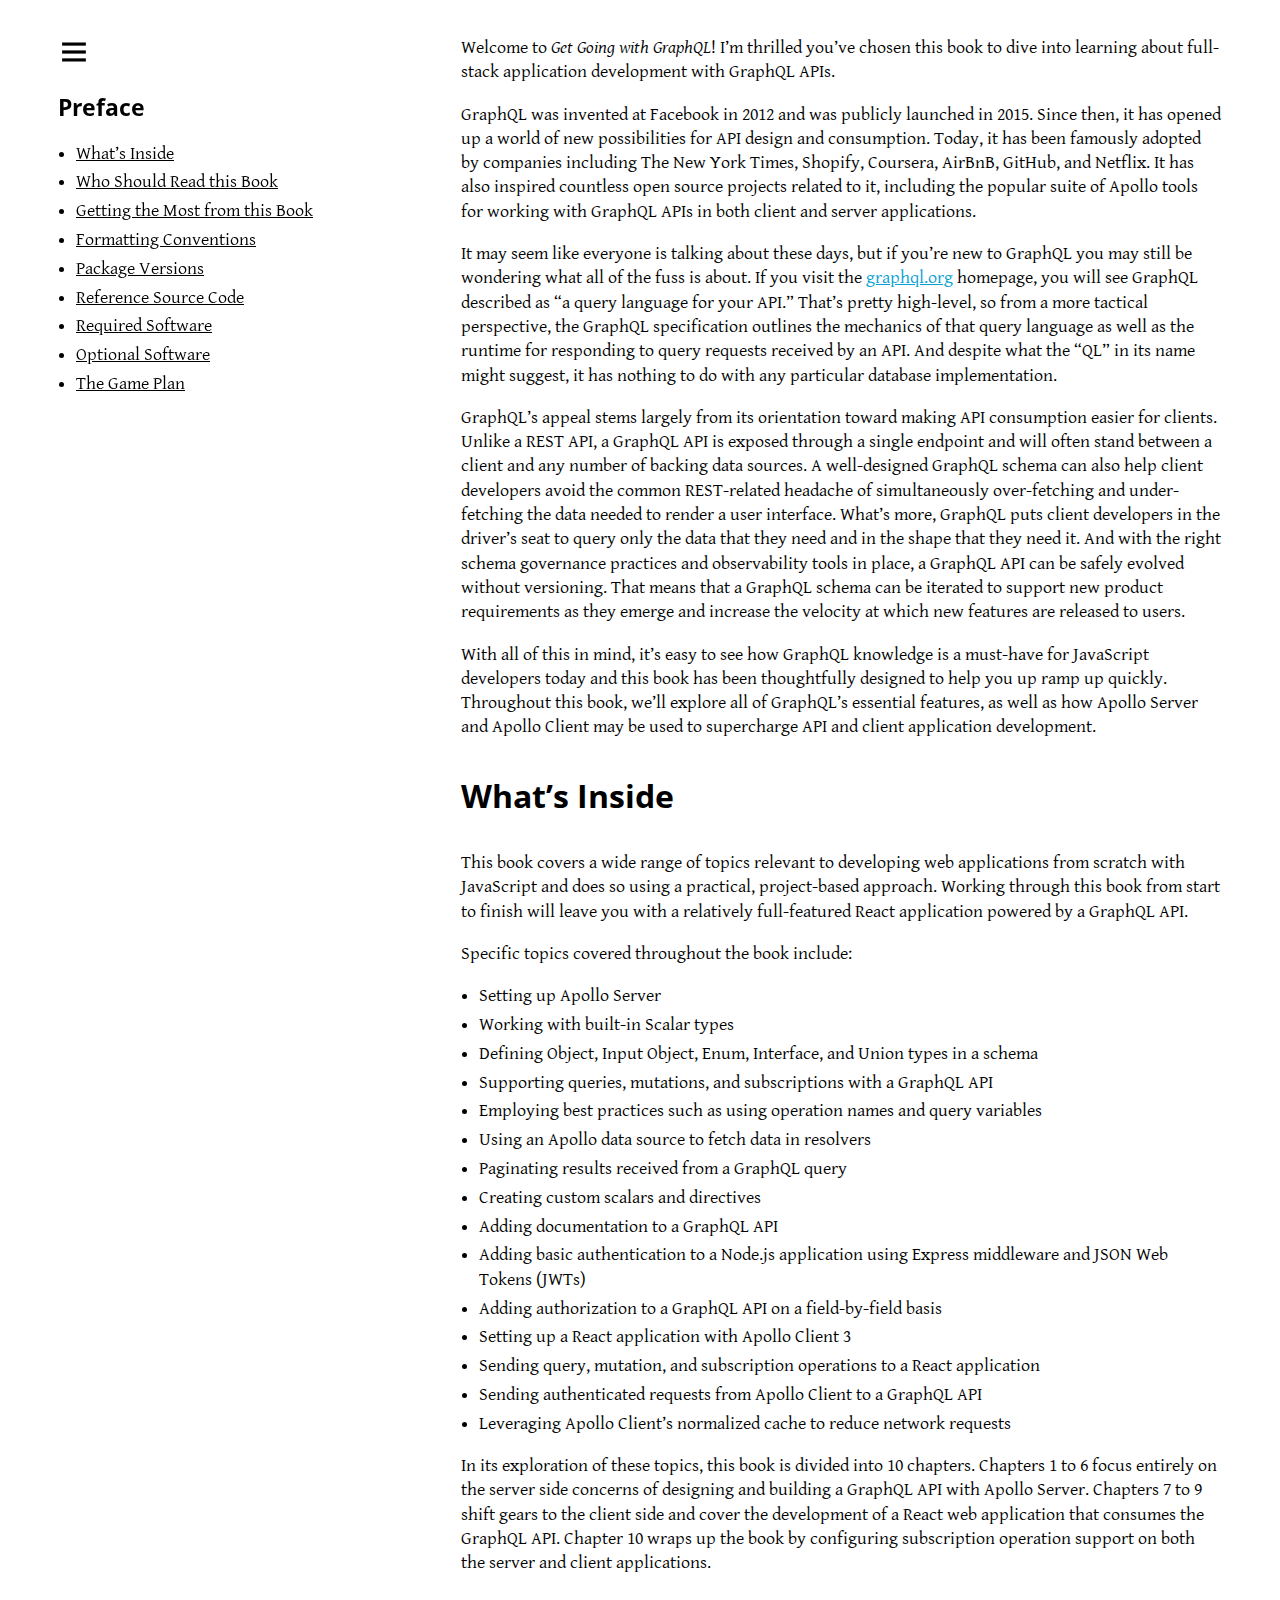
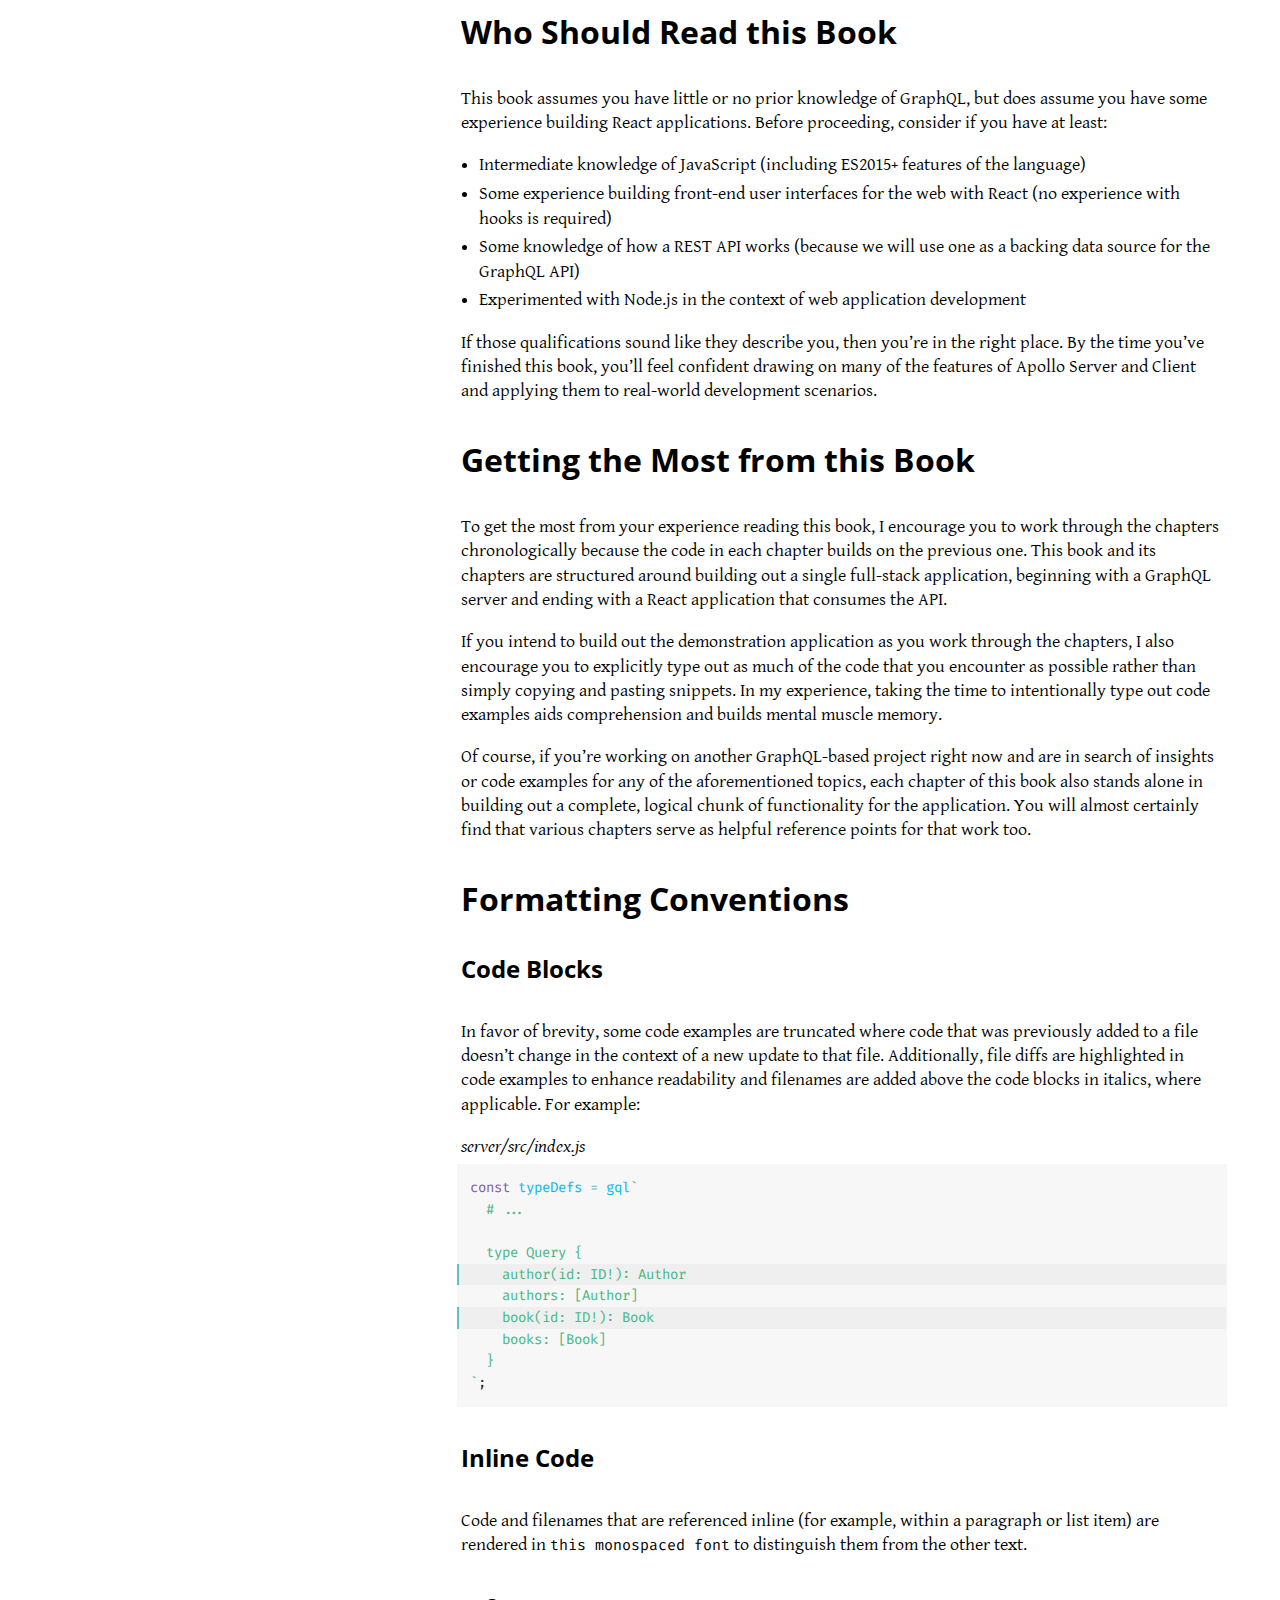
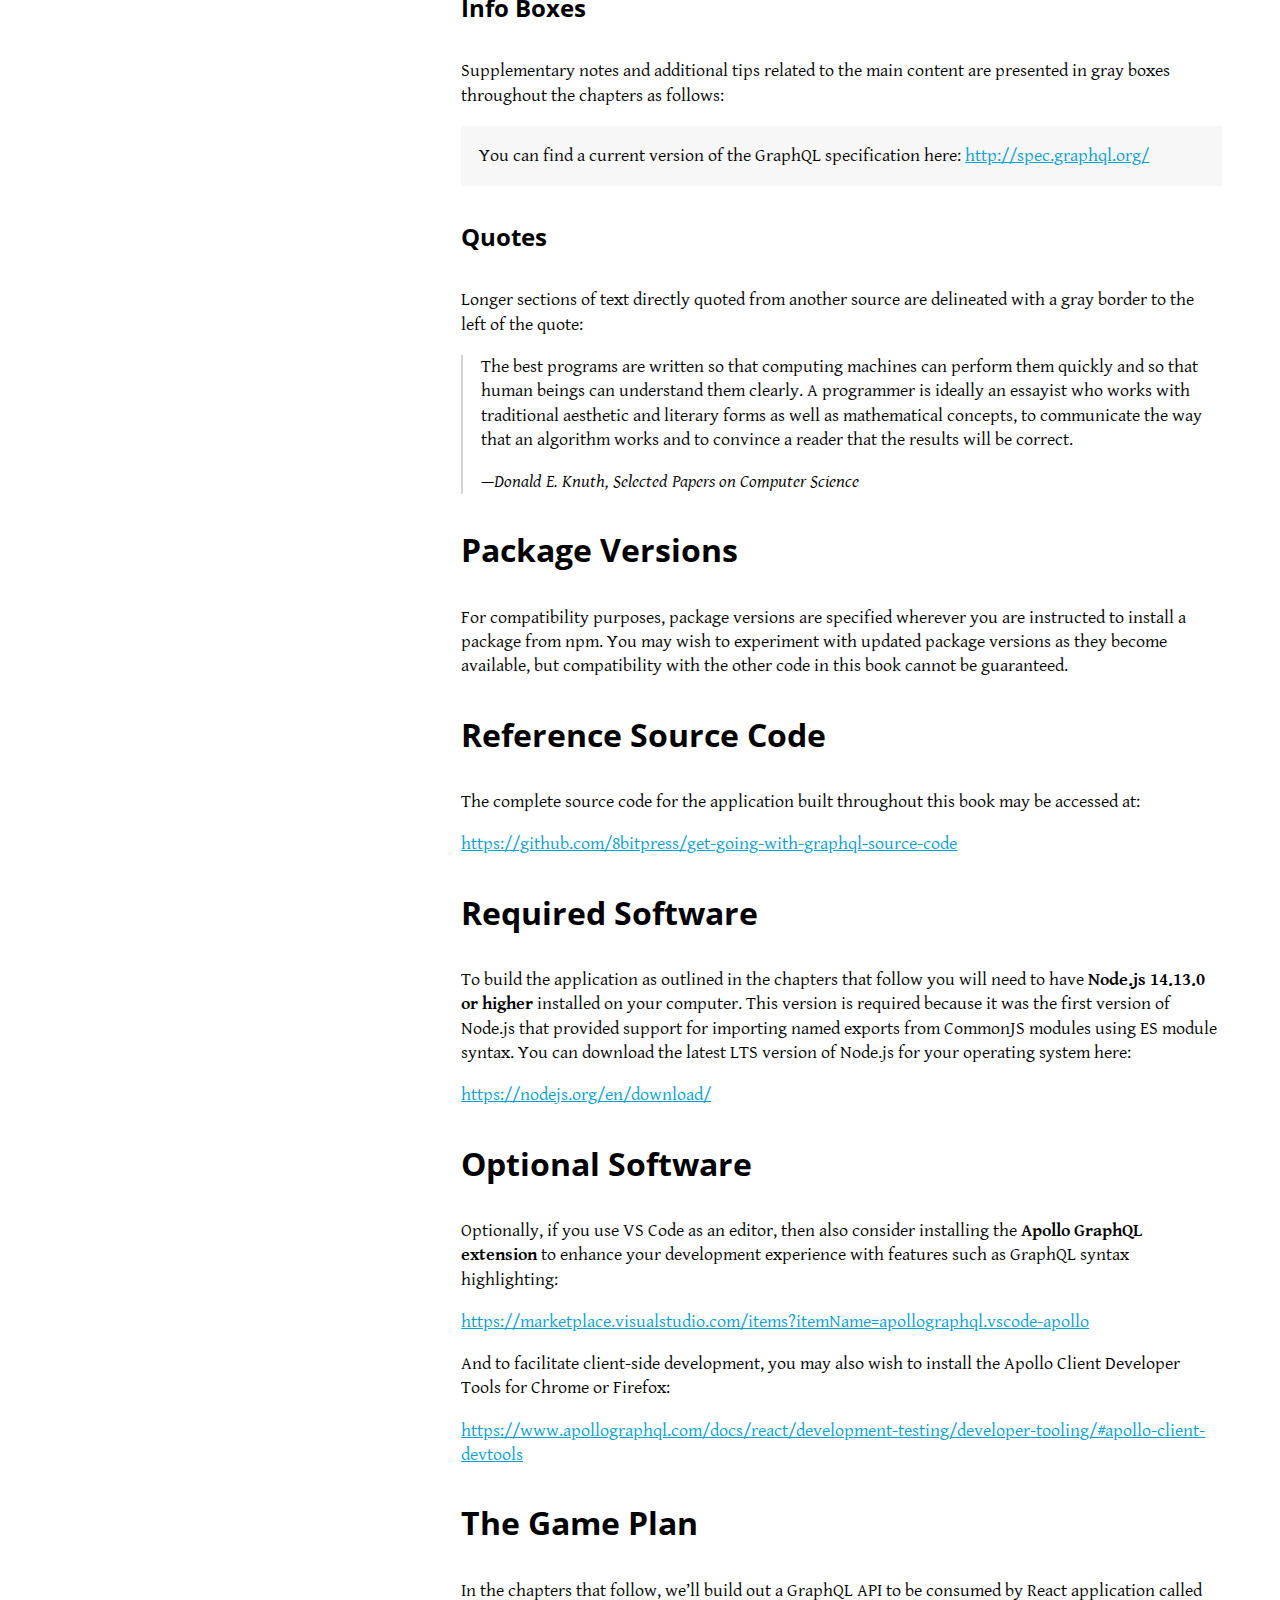
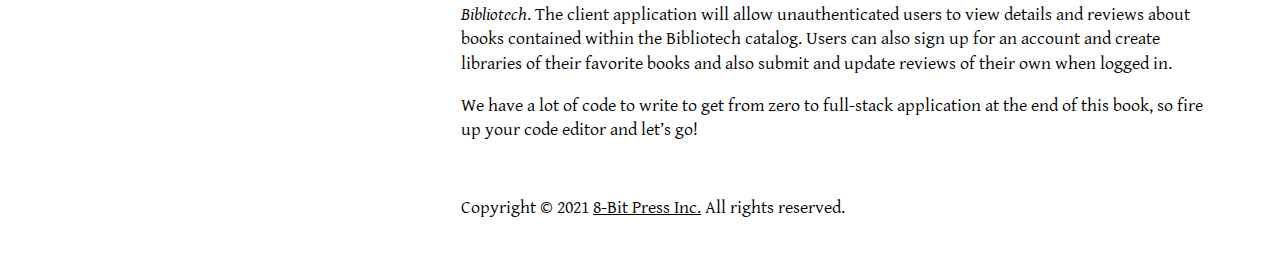
<file: get-going-with-graphql/content/preface/index.html>
<!DOCTYPE html>
<html xmlns="http://www.w3.org/1999/xhtml" lang="en-US" xml:lang="en-US">
<head>
  <meta charset="utf-8" />
  <link rel="icon" href="../../images/favicon.ico" />
  <meta name="generator" content="pandoc" />
  <meta name="viewport" content="width=device-width, initial-scale=1.0, user-scalable=yes" />
  <meta name="author" content="Mandi Wise" />
  <title>Get Going with GraphQL</title>
  <style>
    code{white-space: pre-wrap;}
    span.smallcaps{font-variant: small-caps;}
    span.underline{text-decoration: underline;}
    div.column{display: inline-block; vertical-align: top; width: 50%;}
    div.hanging-indent{margin-left: 1.5em; text-indent: -1.5em;}
    ul.task-list{list-style: none;}
  </style>
  <link rel="stylesheet" href="../../css/web.min.css" />
  <!--[if lt IE 9]>
    <script src="//cdnjs.cloudflare.com/ajax/libs/html5shiv/3.7.3/html5shiv-printshiv.min.js"></script>
  <![endif]-->
</head>
<body>
<div id="masthead">
<div class="close-button-wrapper">
<button id="masthead-close" type="button"><span>Close</span></button>
</div>
<header id="title-block-header">
<h1 class="title">Get Going with GraphQL</h1>
<p class="subtitle">Learn How to Build JavaScript Applications with Apollo Server and Apollo Client</p>
<p class="author">Mandi Wise</p>
</header>
<nav class="book-nav">
<ol class="front-matter-content">
<li><a href="../preface/index.html">Preface</a></li>
</ol>
<ol class="main-matter-content">
<li><a href="../chapter-01/index.html">Up and Running with GraphQL and Apollo Server</a></li>
<li><a href="../chapter-02/index.html">More on Queries</a></li>
<li><a href="../chapter-03/index.html">Mutating Data</a></li>
<li><a href="../chapter-04/index.html">Pagination and Search Queries</a></li>
<li><a href="../chapter-05/index.html">Documentation, Custom Scalars, and Custom Directives</a></li>
<li><a href="../chapter-06/index.html">Authentication and Authorization</a></li>
<li><a href="../chapter-07/index.html">React App Set-up</a></li>
<li><a href="../chapter-08/index.html">Apollo Client with User Authentication</a></li>
<li><a href="../chapter-09/index.html">Pagination, Mutations, and the Apollo Client Cache</a></li>
<li><a href="../chapter-10/index.html">Real-time Updates with Subscriptions</a></li>
</ol>
<ol class="back-matter-content">
<li><a href="../appendix-a/index.html">Appendix A</a></li>
<li><a href="../about-the-author/index.html">About the Author</a></li>
<li><a href="../changelog/index.html">Changelog</a></li>
</ol>
<img src="../../images/8bp-logo-white.svg" class="logo" alt="8-Bit Press Inc. logo" />
</nav>
</div>
<div id="chapter">
<div class="chapter-nav">
<nav id="TOC" role="doc-toc">
<button id="masthead-open" type="button"><span>Book Navigation</span></button>
<h2 id="toc-title">Contents</h2>
<ul>
<li><a href="#preface">Preface</a>
<ul>
<li><a href="#whats-inside">What’s Inside</a></li>
<li><a href="#who-should-read-this-book">Who Should Read this Book</a></li>
<li><a href="#getting-the-most-from-this-book">Getting the Most from this Book</a></li>
<li><a href="#formatting-conventions">Formatting Conventions</a></li>
<li><a href="#package-versions">Package Versions</a></li>
<li><a href="#reference-source-code">Reference Source Code</a></li>
<li><a href="#required-software">Required Software</a></li>
<li><a href="#optional-software">Optional Software</a></li>
<li><a href="#the-game-plan">The Game Plan</a></li>
</ul></li>
</ul>
</nav>
</div>
<div class="content">
<h1 class="unnumbered" epub:type="preface" id="preface">Preface</h1>
<p>Welcome to <em>Get Going with GraphQL</em>! I’m thrilled you’ve chosen this book to dive into learning about full-stack application development with GraphQL APIs.</p>
<p>GraphQL was invented at Facebook in 2012 and was publicly launched in 2015. Since then, it has opened up a world of new possibilities for API design and consumption. Today, it has been famously adopted by companies including The New York Times, Shopify, Coursera, AirBnB, GitHub, and Netflix. It has also inspired countless open source projects related to it, including the popular suite of Apollo tools for working with GraphQL APIs in both client and server applications.</p>
<p>It may seem like everyone is talking about these days, but if you’re new to GraphQL you may still be wondering what all of the fuss is about. If you visit the <a href="https://graphql.org/">graphql.org</a> homepage, you will see GraphQL described as “a query language for your API.” That’s pretty high-level, so from a more tactical perspective, the GraphQL specification outlines the mechanics of that query language as well as the runtime for responding to query requests received by an API. And despite what the “QL” in its name might suggest, it has nothing to do with any particular database implementation.</p>
<p>GraphQL’s appeal stems largely from its orientation toward making API consumption easier for clients. Unlike a REST API, a GraphQL API is exposed through a single endpoint and will often stand between a client and any number of backing data sources. A well-designed GraphQL schema can also help client developers avoid the common REST-related headache of simultaneously over-fetching and under-fetching the data needed to render a user interface. What’s more, GraphQL puts client developers in the driver’s seat to query only the data that they need and in the shape that they need it. And with the right schema governance practices and observability tools in place, a GraphQL API can be safely evolved without versioning. That means that a GraphQL schema can be iterated to support new product requirements as they emerge and increase the velocity at which new features are released to users.</p>
<p>With all of this in mind, it’s easy to see how GraphQL knowledge is a must-have for JavaScript developers today and this book has been thoughtfully designed to help you up ramp up quickly. Throughout this book, we’ll explore all of GraphQL’s essential features, as well as how Apollo Server and Apollo Client may be used to supercharge API and client application development.</p>
<h2 id="whats-inside">What’s Inside</h2>
<p>This book covers a wide range of topics relevant to developing web applications from scratch with JavaScript and does so using a practical, project-based approach. Working through this book from start to finish will leave you with a relatively full-featured React application powered by a GraphQL API.</p>
<p>Specific topics covered throughout the book include:</p>
<ul>
<li>Setting up Apollo Server</li>
<li>Working with built-in Scalar types</li>
<li>Defining Object, Input Object, Enum, Interface, and Union types in a schema</li>
<li>Supporting queries, mutations, and subscriptions with a GraphQL API</li>
<li>Employing best practices such as using operation names and query variables</li>
<li>Using an Apollo data source to fetch data in resolvers</li>
<li>Paginating results received from a GraphQL query</li>
<li>Creating custom scalars and directives</li>
<li>Adding documentation to a GraphQL API</li>
<li>Adding basic authentication to a Node.js application using Express middleware and JSON Web Tokens (JWTs)</li>
<li>Adding authorization to a GraphQL API on a field-by-field basis</li>
<li>Setting up a React application with Apollo Client 3</li>
<li>Sending query, mutation, and subscription operations to a React application</li>
<li>Sending authenticated requests from Apollo Client to a GraphQL API</li>
<li>Leveraging Apollo Client’s normalized cache to reduce network requests</li>
</ul>
<p>In its exploration of these topics, this book is divided into 10 chapters. Chapters 1 to 6 focus entirely on the server side concerns of designing and building a GraphQL API with Apollo Server. Chapters 7 to 9 shift gears to the client side and cover the development of a React web application that consumes the GraphQL API. Chapter 10 wraps up the book by configuring subscription operation support on both the server and client applications.</p>
<h2 id="who-should-read-this-book">Who Should Read this Book</h2>
<p>This book assumes you have little or no prior knowledge of GraphQL, but does assume you have some experience building React applications. Before proceeding, consider if you have at least:</p>
<ul>
<li>Intermediate knowledge of JavaScript (including ES2015+ features of the language)</li>
<li>Some experience building front-end user interfaces for the web with React (no experience with hooks is required)</li>
<li>Some knowledge of how a REST API works (because we will use one as a backing data source for the GraphQL API)</li>
<li>Experimented with Node.js in the context of web application development</li>
</ul>
<p>If those qualifications sound like they describe you, then you’re in the right place. By the time you’ve finished this book, you’ll feel confident drawing on many of the features of Apollo Server and Client and applying them to real-world development scenarios.</p>
<h2 id="getting-the-most-from-this-book">Getting the Most from this Book</h2>
<p>To get the most from your experience reading this book, I encourage you to work through the chapters chronologically because the code in each chapter builds on the previous one. This book and its chapters are structured around building out a single full-stack application, beginning with a GraphQL server and ending with a React application that consumes the API.</p>
<p>If you intend to build out the demonstration application as you work through the chapters, I also encourage you to explicitly type out as much of the code that you encounter as possible rather than simply copying and pasting snippets. In my experience, taking the time to intentionally type out code examples aids comprehension and builds mental muscle memory.</p>
<p>Of course, if you’re working on another GraphQL-based project right now and are in search of insights or code examples for any of the aforementioned topics, each chapter of this book also stands alone in building out a complete, logical chunk of functionality for the application. You will almost certainly find that various chapters serve as helpful reference points for that work too.</p>
<h2 id="formatting-conventions">Formatting Conventions</h2>
<h3 id="code-blocks">Code Blocks</h3>
<p>In favor of brevity, some code examples are truncated where code that was previously added to a file doesn’t change in the context of a new update to that file. Additionally, file diffs are highlighted in code examples to enhance readability and filenames are added above the code blocks in italics, where applicable. For example:</p>
<p></p>
<div class="code-context">
<p>server/src/index.js</p>
</div>
<div class="highlight"><pre><span></span><span class="kr">const</span> <span class="nx">typeDefs</span> <span class="o">=</span> <span class="nx">gql</span><span class="sb">`</span>
<span class="sb">  # ...</span>

<span class="sb">  type Query {</span>
<span class="hll"><span class="sb">    author(id: ID!): Author</span>
</span><span class="sb">    authors: [Author]</span>
<span class="hll"><span class="sb">    book(id: ID!): Book</span>
</span><span class="sb">    books: [Book]</span>
<span class="sb">  }</span>
<span class="sb">`</span><span class="p">;</span>
</pre></div>

<h3 id="inline-code">Inline Code</h3>
<p>Code and filenames that are referenced inline (for example, within a paragraph or list item) are rendered in <code>this monospaced font</code> to distinguish them from the other text.</p>
<h3 id="info-boxes">Info Boxes</h3>
<p>Supplementary notes and additional tips related to the main content are presented in gray boxes throughout the chapters as follows:</p>
<div class="boxout">
<p>You can find a current version of the GraphQL specification here: <a href="http://spec.graphql.org/">http://spec.graphql.org/</a></p>
</div>
<h3 id="quotes">Quotes</h3>
<p>Longer sections of text directly quoted from another source are delineated with a gray border to the left of the quote:</p>
<blockquote>
<p>The best programs are written so that computing machines can perform them quickly and so that human beings can understand them clearly. A programmer is ideally an essayist who works with traditional aesthetic and literary forms as well as mathematical concepts, to communicate the way that an algorithm works and to convince a reader that the results will be correct.</p>
<p><em>—Donald E. Knuth, Selected Papers on Computer Science</em></p>
</blockquote>
<h2 id="package-versions">Package Versions</h2>
<p>For compatibility purposes, package versions are specified wherever you are instructed to install a package from npm. You may wish to experiment with updated package versions as they become available, but compatibility with the other code in this book cannot be guaranteed.</p>
<h2 id="reference-source-code">Reference Source Code</h2>
<p>The complete source code for the application built throughout this book may be accessed at:</p>
<p><a href="https://github.com/8bitpress/get-going-with-graphql-source-code">https://github.com/8bitpress/get-going-with-graphql-source-code</a></p>
<h2 id="required-software">Required Software</h2>
<p>To build the application as outlined in the chapters that follow you will need to have <strong>Node.js 14.13.0 or higher</strong> installed on your computer. This version is required because it was the first version of Node.js that provided support for importing named exports from CommonJS modules using ES module syntax. You can download the latest LTS version of Node.js for your operating system here:</p>
<p><a href="https://nodejs.org/en/download/">https://nodejs.org/en/download/</a></p>
<h2 id="optional-software">Optional Software</h2>
<p>Optionally, if you use VS Code as an editor, then also consider installing the <strong>Apollo GraphQL extension</strong> to enhance your development experience with features such as GraphQL syntax highlighting:</p>
<p><a href="https://marketplace.visualstudio.com/items?itemName=apollographql.vscode-apollo">https://marketplace.visualstudio.com/items?itemName=apollographql.vscode-apollo</a></p>
<p>And to facilitate client-side development, you may also wish to install the Apollo Client Developer Tools for Chrome or Firefox:</p>
<p><a href="https://www.apollographql.com/docs/react/development-testing/developer-tooling/#apollo-client-devtools">https://www.apollographql.com/docs/react/development-testing/developer-tooling/#apollo-client-devtools</a></p>
<h2 id="the-game-plan">The Game Plan</h2>
<p>In the chapters that follow, we’ll build out a GraphQL API to be consumed by React application called <em>Bibliotech</em>. The client application will allow unauthenticated users to view details and reviews about books contained within the Bibliotech catalog. Users can also sign up for an account and create libraries of their favorite books and also submit and update reviews of their own when logged in.</p>
<p>We have a lot of code to write to get from zero to full-stack application at the end of this book, so fire up your code editor and let’s go!</p>
<footer>
<p class="copyright">Copyright © 2021 <a href="https://8bit.press/">8-Bit Press Inc.</a> All rights reserved.</p>
</footer>
</div>
</div>
<script>
(function () {
  "use strict";

  const chapter = document.getElementById("chapter");

  // Set width of fixed-position chapter navigation based on parent
  function setChapterNavWidth() {
    const chapterNav = document.getElementsByClassName("chapter-nav")[0];
    let { width: chapterWidth } = chapter.getBoundingClientRect();
    chapterNav.setAttribute(
      "style",
      `width: ${chapterWidth >= 960 ? chapterWidth * 0.3 + 36 + "px" : "100%"}`
    );
  }

  setChapterNavWidth();
  window.addEventListener("resize", setChapterNavWidth);

  // Open and close the book navigation in the masthead
  const openMastheadButton = document.getElementById("masthead-open");
  const closeMastheadButton = document.getElementById("masthead-close");
  const masthead = document.getElementById("masthead");

  openMastheadButton.addEventListener("click", function (event) {
    event.stopPropagation();
    masthead.style.marginLeft = "0px";
  });

  closeMastheadButton.addEventListener("click", function () {
    masthead.style.marginLeft = "-100%";
  });

  chapter.addEventListener("click", function () {
    if (masthead.style.marginLeft === "0px") {
      masthead.style.marginLeft = "-100%";
    }
  });

  // Add "Copy" button to code snippets
  // Reference: https://tomspencer.dev/blog/2018/09/14/adding-click-to-copy-buttons-to-a-hugo-powered-blog/
  if (!document.queryCommandSupported("copy")) {
    return;
  }

  function flashCopyMessage(el, msg) {
    el.textContent = msg;
    setTimeout(function () {
      el.textContent = "Copy";
    }, 1000);
  }

  function selectText(node) {
    const selection = window.getSelection();
    const range = document.createRange();
    range.selectNodeContents(node);
    selection.removeAllRanges();
    selection.addRange(range);
    return selection;
  }

  function addCopyButton(containerEl) {
    const copyBtn = document.createElement("button");
    copyBtn.className = "highlight-copy-btn";
    copyBtn.textContent = "Copy";

    var codeEl = containerEl.firstElementChild;
    copyBtn.addEventListener("click", function () {
      try {
        const selection = selectText(codeEl);
        document.execCommand("copy");
        selection.removeAllRanges();

        flashCopyMessage(copyBtn, "Copied!");
      } catch (e) {
        console && console.log(e);
        flashCopyMessage(copyBtn, "Failed :'(");
      }
    });

    containerEl.appendChild(copyBtn);
  }

  // Add copy button to code blocks
  var highlightBlocks = document.getElementsByClassName("highlight");
  Array.prototype.forEach.call(highlightBlocks, addCopyButton);
})();
</script>
</body>
</html>
</file>
<file: get-going-with-graphql/css/web.min.css>
﻿@font-face{font-family:"Fira Code";src:url("../fonts/FiraCode-Regular.woff2") format("woff2"),url("../fonts/FiraCode-Regular.woff") format("woff");font-style:normal}@font-face{font-family:"Gentium Basic";src:url("../fonts/GentiumBasic-Regular.woff2") format("woff2"),url("../fonts/GentiumBasic-Regular.woff") format("woff");font-weight:normal;font-style:normal}@font-face{font-family:"Gentium Basic";src:url("../fonts/GentiumBasic-Italic.woff2") format("woff2"),url("../fonts/GentiumBasic-Italic.woff") format("woff");font-weight:normal;font-style:italic}@font-face{font-family:"Gentium Basic";src:url("../fonts/GentiumBasic-Bold.woff2") format("woff2"),url("../fonts/GentiumBasic-Bold.woff") format("woff");font-weight:bold;font-style:normal}@font-face{font-family:"Gentium Basic";src:url("../fonts/GentiumBasic-BoldItalic.woff2") format("woff2"),url("../fonts/GentiumBasic-BoldItalic.woff") format("woff");font-weight:bold;font-style:italic}@font-face{font-family:"Open Sans";src:url("../fonts/OpenSans-Regular.woff2") format("woff2"),url("../fonts/OpenSans-Regular.woff") format("woff");font-weight:normal;font-style:normal}@font-face{font-family:"Open Sans";src:url("../fonts/OpenSans-Italic.woff2") format("woff2"),url("../fonts/OpenSans-Italic.woff") format("woff");font-weight:normal;font-style:italic}@font-face{font-family:"Open Sans";src:url("../fonts/OpenSans-Bold.woff2") format("woff2"),url("../fonts/OpenSans-Bold.woff") format("woff");font-weight:bold;font-style:normal}@font-face{font-family:"Open Sans";src:url("../fonts/OpenSans-BoldItalic.woff2") format("woff2"),url("../fonts/OpenSans-BoldItalic.woff") format("woff");font-weight:bold;font-style:italic}html,body,div,span,applet,object,iframe,h1,h2,h3,h4,h5,h6,p,blockquote,pre,a,abbr,acronym,address,big,cite,code,del,dfn,em,img,ins,kbd,q,s,samp,small,strike,strong,sub,sup,tt,var,b,u,i,center,dl,dt,dd,ol,ul,li,fieldset,form,label,legend,table,caption,tbody,tfoot,thead,tr,th,td,article,aside,canvas,details,embed,figure,figcaption,footer,header,hgroup,menu,nav,output,ruby,section,summary,time,mark,audio,video{margin:0;padding:0;border:0;font-size:100%;font:inherit;vertical-align:baseline}article,aside,details,figcaption,figure,footer,header,hgroup,menu,nav,section{display:block}body{line-height:1}ol,ul{list-style:none}blockquote,q{quotes:none}blockquote:before,blockquote:after,q:before,q:after{content:"";content:none}table{border-collapse:collapse;border-spacing:0}html{box-sizing:border-box;font-size:18px;scroll-behavior:smooth}*,*:before,*:after{box-sizing:inherit}body{background:#fff;color:#000;font-family:"Gentium Basic",serif;font-size:1rem;line-height:1.35;text-align:left}b,strong{font-weight:bold}i,em{font-style:italic}h1,h2,h3,h4,h5,h6{font-family:"Open Sans",sans-serif;line-height:1.25;text-align:left}h1{font-size:2.25rem;font-weight:bold;margin:2rem 0}h2{font-size:1.75rem;font-weight:bold;margin:2rem 0}h3{font-size:1.33rem;font-weight:bold;margin:2rem 0}h4{font-size:1.15rem;font-weight:bold;margin-bottom:1rem}h5{font-size:1rem;font-style:italic;margin-bottom:1rem}h6{font-size:0.85rem;font-style:italic}p{margin-bottom:1rem}ol,ul{margin-bottom:1rem}li{line-height:1.35;margin-bottom:0.25rem}ol{padding-left:1.25rem}ol li{list-style-type:decimal}ul{padding-left:1rem}ul li{list-style-type:disc}blockquote{border-left:0.15rem solid lightgray;padding-left:1rem}code{font-family:"Fira Code",monospace;font-size:0.85rem}h1 code,h2 code,h3 code{font-size:inherit}pre{font-family:"Fira Code",monospace;font-size:0.8rem;line-height:1.5;margin-bottom:1rem;overflow:auto;white-space:pre-wrap}a{color:#07a0d2}a:hover{color:#735192;text-decoration:none}img{height:auto;max-width:100%}figure{margin:0 0 2rem 0;text-align:center}figcaption{font-style:italic;margin-top:.5rem}nav#toc ol,nav#landmarks ol{padding:0;margin-left:1em}nav#toc ol li,nav#landmarks ol li{list-style-type:none;margin:0;padding:0}a.footnote-ref{vertical-align:super}em,em em em,em em em em em{font-style:italic}em em,em em em em{font-style:normal}code{white-space:pre-wrap}span.smallcaps{font-variant:small-caps}span.underline{text-decoration:underline}q{quotes:"“" "”" "‘" "’"}div.column{display:inline-block;vertical-align:top;width:50%}div.hanging-indent{margin-left:1.5em;text-indent:-1.5em}.boxout{background-color:#f7f7f7;padding:1rem 1rem 0.01rem;margin-bottom:1rem}.break-line-anywhere{line-break:anywhere}img.center,img.center-no-caption{display:block;margin:0 auto}.code-context p{font-style:italic;margin-bottom:.25rem}.screen-reader,.content h1,[id="masthead-open"] span,[id="masthead-close"] span{border-width:0;clip:rect(0, 0, 0, 0);height:1px;margin:-1px;overflow:hidden;padding:0;position:absolute;white-space:nowrap;width:1px}[id="chapter"]{margin:0 auto;max-width:1200px;padding:0 1rem;width:100%}@media (min-width: 960px){.chapter-nav{bottom:0;overflow-y:scroll;overflow-x:hidden;padding-right:1rem;position:fixed;top:0;z-index:10}}.chapter-nav nav{margin-bottom:1rem}.content{margin:2rem 0}@media (min-width: 960px){.content{margin-left:calc(30% + (1rem * 3))}}[id="masthead"]{background-color:#b81882;color:white;height:100%;left:0;margin-left:-100%;max-width:480px;overflow-x:hidden;padding:2rem 2.5rem;position:fixed;top:0;transition:0.33s;width:100%;z-index:100}[id="masthead"] [id="title-block-header"]{padding-bottom:1rem}[id="masthead"] h1.title{font-size:2rem}[id="masthead"] .subtitle{font-family:"Open Sans",sans-serif;font-size:1.15rem}[id="masthead"] .author{font-family:"Open Sans",sans-serif;font-size:0.85rem}[id="masthead"] a{color:white}[id="masthead"] a:hover{text-decoration:none}.close-button-wrapper{display:flex;justify-content:flex-end}[id="masthead-open"],[id="masthead-close"]{background-color:transparent;border:0;cursor:pointer;font-size:0.85rem;padding:0}[id="masthead-open"]:focus,[id="masthead-close"]:focus{outline:none}[id="masthead-open"]:after,[id="masthead-close"]:after{background-size:32px 32px;content:"";display:block;height:32px;width:32px}[id="masthead-open"]{margin-top:2rem}[id="masthead-open"]:after{background-image:url("[data-uri]")}[id="masthead-close"]:after{background-image:url("[data-uri]")}.book-nav{border-top:1px solid white;padding-top:2rem}.book-nav p{font-family:"Open Sans",sans-serif;font-size:1.25rem;font-weight:700}.book-nav p a{text-decoration:none}.book-nav p a:hover{text-decoration:underline}.front-matter-content,.back-matter-content{padding-left:0}.front-matter-content li,.back-matter-content li{list-style-type:none}.front-matter{margin-bottom:2rem}.main-matter-content{margin-bottom:2rem;margin-left:-.25rem;padding-left:0}.main-matter-content li{padding-left:.25rem}.back-matter-content{margin-bottom:3rem}.logo{width:125px}.chapter-nav h2{border-width:0;clip:rect(0, 0, 0, 0);height:1px;margin:-1px;overflow:hidden;padding:0;position:absolute;white-space:nowrap;width:1px}.chapter-nav nav ul{margin-top:1rem;padding-left:0}.chapter-nav nav ul li{font-family:"Open Sans", sans-serif;font-size:1.25rem;font-weight:bold;list-style-type:none}.chapter-nav nav ul li a{color:black;text-decoration:none}.chapter-nav nav ul li a:hover{text-decoration:underline}.chapter-nav nav ul li ul{padding-left:1rem}.chapter-nav nav ul li ul li{font-family:"Gentium Basic", serif;font-size:1rem;font-weight:normal;list-style-type:disc}.chapter-nav nav ul li ul li a{text-decoration:underline}.chapter-nav nav ul li ul li a:hover{text-decoration:none}.content footer{margin-top:3rem}.copyright a{color:black}.highlight{margin-left:-0.5rem;margin-right:-0.5rem;padding-left:0.25rem;padding-right:0.25rem;position:relative}.highlight pre{background-color:#f7f7f7;color:#2f1e2e;padding:0.75rem}.highlight pre>span{box-sizing:content-box}.highlight .hll{background-color:#efefef;border-left:0.15rem solid #5bc4bf;display:block;margin-left:-0.74rem;padding-left:0.6rem;padding-right:0.75rem;width:100%}.highlight:hover .highlight-copy-btn{visibility:visible}.highlight-copy-btn{background-color:#999;border:0;color:#fff;font-size:0.7em;line-height:1.6;padding:1px 5px;position:absolute;right:9px;text-align:center;top:5px;visibility:hidden}.highlight-copy-btn:hover{background-color:#666;cursor:pointer}.highlight .c{color:#8d8687}.highlight .err{color:#ef6155}.highlight .k{color:#815ba4}.highlight .l{color:#f99b15}.highlight .n{color:#2f1e2e}.highlight .o{color:#5bc4bf}.highlight .p{color:#2f1e2e}.highlight .cm{color:#8d8687}.highlight .cp{color:#8d8687}.highlight .c1{color:#8d8687}.highlight .cs{color:#8d8687}.highlight .gd{color:#ef6155}.highlight .ge{font-style:italic}.highlight .gh{color:#2f1e2e;font-weight:bold}.highlight .gi{color:#48b685}.highlight .gp{color:#8d8687;font-weight:bold}.highlight .gs{font-weight:bold}.highlight .gu{color:#5bc4bf;font-weight:bold}.highlight .kc{color:#815ba4}.highlight .kd{color:#815ba4}.highlight .kn{color:#5bc4bf}.highlight .kp{color:#815ba4}.highlight .kr{color:#815ba4}.highlight .kt{color:#fec418}.highlight .ld{color:#48b685}.highlight .m{color:#f99b15}.highlight .s{color:#48b685}.highlight .na{color:#06b6ef}.highlight .nb{color:#2f1e2e}.highlight .nc{color:#fec418}.highlight .no{color:#ef6155}.highlight .nd{color:#5bc4bf}.highlight .ni{color:#2f1e2e}.highlight .ne{color:#ef6155}.highlight .nf{color:#06b6ef}.highlight .nl{color:#2f1e2e}.highlight .nn{color:#fec418}.highlight .nx{color:#06b6ef}.highlight .py{color:#2f1e2e}.highlight .nt{color:#5bc4bf}.highlight .nv{color:#ef6155}.highlight .ow{color:#5bc4bf}.highlight .w{color:#2f1e2e}.highlight .mf{color:#f99b15}.highlight .mh{color:#f99b15}.highlight .mi{color:#f99b15}.highlight .mo{color:#f99b15}.highlight .sb{color:#48b685}.highlight .sc{color:#2f1e2e}.highlight .sd{color:#8d8687}.highlight .s2{color:#48b685}.highlight .se{color:#f99b15}.highlight .sh{color:#48b685}.highlight .si{color:#f99b15}.highlight .sx{color:#48b685}.highlight .sr{color:#48b685}.highlight .s1{color:#48b685}.highlight .ss{color:#48b685}.highlight .bp{color:#2f1e2e}.highlight .vc{color:#ef6155}.highlight .vg{color:#ef6155}.highlight .vi{color:#ef6155}.highlight .il{color:#f99b15}
</file>
